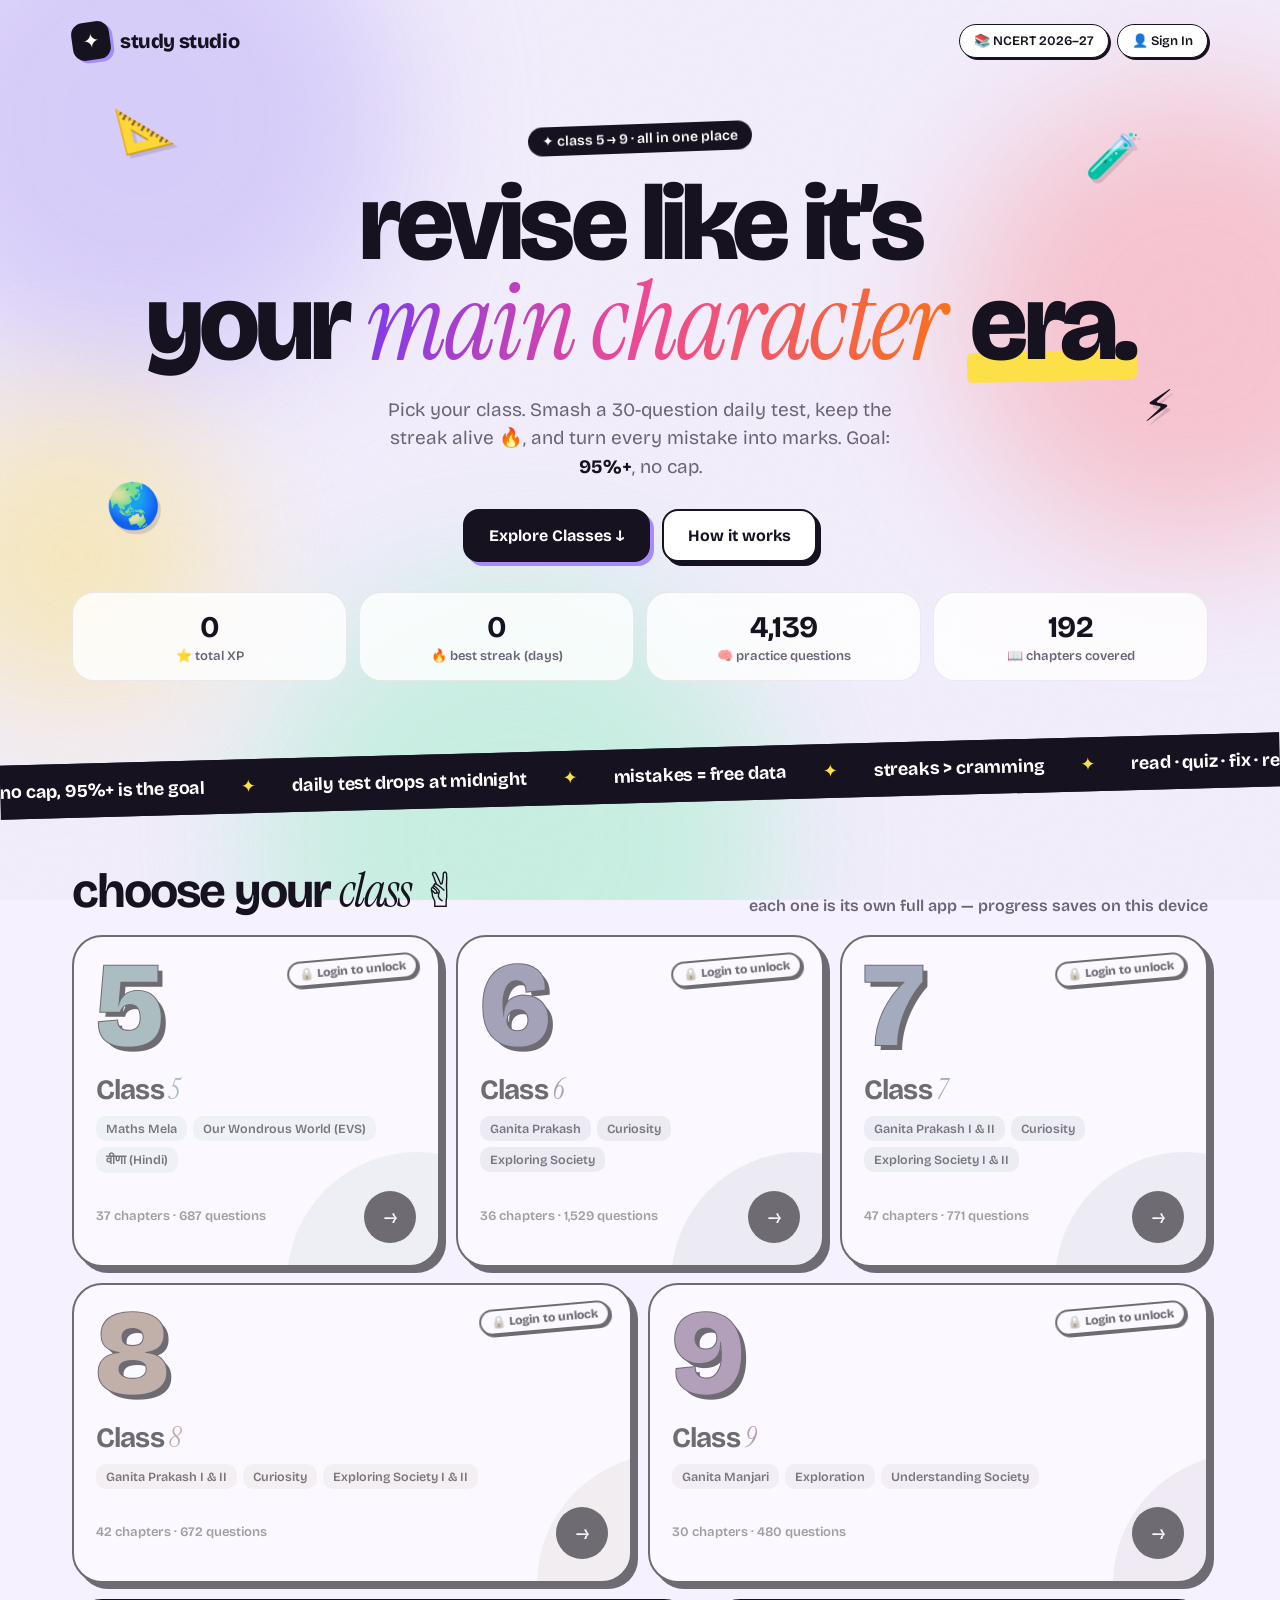
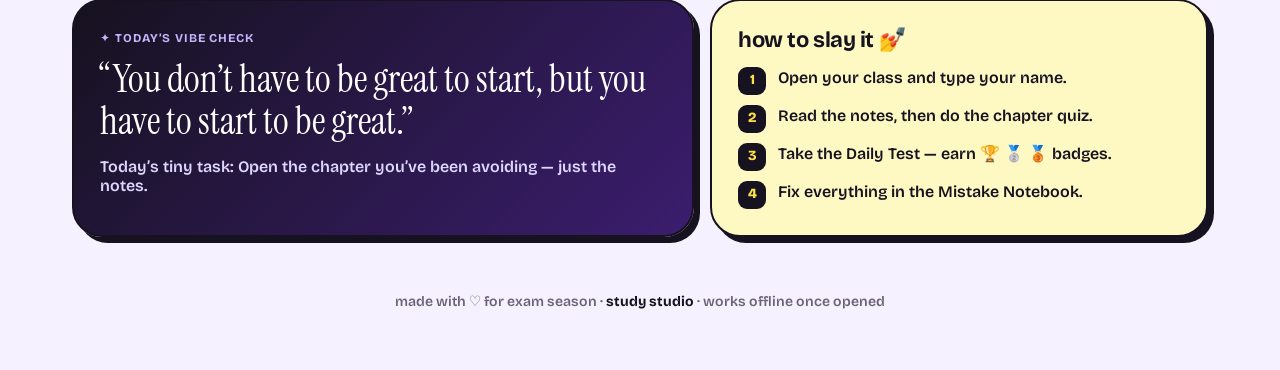
<file: index.html>
<!DOCTYPE html>
<html lang="en">
<head>
<meta charset="UTF-8">
<meta name="viewport" content="width=device-width, initial-scale=1, viewport-fit=cover">
<meta name="theme-color" content="#f6f1ff">
<meta name="apple-mobile-web-app-capable" content="yes">
<meta name="apple-mobile-web-app-title" content="Study Studio">
<title>Study Studio ✦ pick your class</title>
<link rel="preconnect" href="https://fonts.googleapis.com">
<link rel="preconnect" href="https://fonts.gstatic.com" crossorigin>
<link href="https://fonts.googleapis.com/css2?family=Bricolage+Grotesque:opsz,wght@12..96,400;12..96,600;12..96,800&family=Instrument+Serif:ital@0;1&display=swap" rel="stylesheet">
<style>
:root{
  --bg:#f6f1ff; --ink:#16121f; --muted:#6b6478; --card:#ffffffcc; --line:#16121f14;
  --display:"Bricolage Grotesque",ui-rounded,"SF Pro Rounded",system-ui,sans-serif;
  --serif:"Instrument Serif",Georgia,serif;
}
*{box-sizing:border-box;margin:0;padding:0}
html{scroll-behavior:smooth}
body{font-family:var(--display);background:var(--bg);color:var(--ink);min-height:100vh;overflow-x:hidden;
  padding:env(safe-area-inset-top) env(safe-area-inset-right) env(safe-area-inset-bottom) env(safe-area-inset-left);-webkit-font-smoothing:antialiased}
a{color:inherit;text-decoration:none}

/* Background */
.bg{position:fixed;inset:0;z-index:-2;overflow:hidden}
.blob{position:absolute;border-radius:50%;filter:blur(70px);opacity:.55;animation:float 18s ease-in-out infinite}
.b1{width:520px;height:520px;background:#c4b5fd;top:-140px;left:-120px}
.b2{width:460px;height:460px;background:#fda4af;top:10%;right:-140px;animation-delay:-6s}
.b3{width:520px;height:520px;background:#a7f3d0;bottom:-200px;left:20%;animation-delay:-12s}
.b4{width:300px;height:300px;background:#fde68a;top:45%;left:-80px;animation-delay:-3s}
@keyframes float{0%,100%{transform:translate(0,0) scale(1)}33%{transform:translate(40px,-30px) scale(1.08)}66%{transform:translate(-30px,30px) scale(.95)}}
.grain{position:fixed;inset:0;z-index:-1;pointer-events:none;opacity:.35;mix-blend-mode:multiply;background-image:url("data:image/svg+xml,%3Csvg xmlns='http://www.w3.org/2000/svg' width='160' height='160'%3E%3Cfilter id='n'%3E%3CfeTurbulence type='fractalNoise' baseFrequency='.85' numOctaves='3' stitchTiles='stitch'/%3E%3CfeColorMatrix values='0 0 0 0 0 0 0 0 0 0 0 0 0 0 0 0 0 0 .09 0'/%3E%3C/filter%3E%3Crect width='100%25' height='100%25' filter='url(%23n)'/%3E%3C/svg%3E")}

.wrap{max-width:1180px;margin:0 auto;padding:22px 22px 60px}
.top{display:flex;align-items:center;justify-content:space-between;gap:12px}
.logo{display:flex;align-items:center;gap:10px;font-weight:800;font-size:20px;letter-spacing:-.02em}
.logo .mark{width:38px;height:38px;border-radius:12px;background:var(--ink);color:#fff;display:grid;place-items:center;font-size:20px;transform:rotate(-8deg);box-shadow:3px 3px 0 #a78bfa}
.chip{display:inline-flex;align-items:center;gap:8px;padding:8px 14px;border-radius:999px;background:#fff;border:1.5px solid var(--ink);font-weight:600;font-size:13px;box-shadow:2px 2px 0 var(--ink);white-space:nowrap;cursor:pointer}
.chip:hover{background:#fef9c3}

.hero{position:relative;padding:64px 0 34px;text-align:center}
.eyebrow{display:inline-block;font-weight:600;font-size:14px;padding:6px 14px;border-radius:999px;background:#16121f;color:#fff;transform:rotate(-2deg)}
h1{font-size:clamp(44px,8.4vw,108px);line-height:.92;letter-spacing:-.045em;font-weight:800;margin-top:22px}
h1 em{font-family:var(--serif);font-style:italic;font-weight:400;letter-spacing:-.02em;background:linear-gradient(100deg,#7c3aed,#ec4899 45%,#f97316);-webkit-background-clip:text;background-clip:text;color:transparent;padding-right:.08em}
h1 .hl{position:relative;white-space:nowrap}
h1 .hl::after{content:"";position:absolute;left:-2%;right:-2%;bottom:.06em;height:.28em;background:#fde047;z-index:-1;border-radius:6px;transform:rotate(-1.5deg)}
.sub{max-width:560px;margin:22px auto 0;font-size:clamp(16px,2vw,19px);color:var(--muted);line-height:1.5}
.cta-row{display:flex;gap:12px;justify-content:center;flex-wrap:wrap;margin-top:28px}
.btn{display:inline-flex;align-items:center;gap:10px;padding:15px 24px;border-radius:16px;font-weight:700;font-size:16px;border:2px solid var(--ink);transition:transform .15s,box-shadow .15s;cursor:pointer;font-family:inherit}
.btn.primary{background:var(--ink);color:#fff;box-shadow:4px 4px 0 #a78bfa}
.btn.ghost{background:#fff;box-shadow:4px 4px 0 var(--ink)}
.btn:hover{transform:translate(-2px,-2px)}
.btn.primary:hover{box-shadow:6px 6px 0 #a78bfa}.btn.ghost:hover{box-shadow:6px 6px 0 var(--ink)}
.btn:active{transform:translate(2px,2px);box-shadow:1px 1px 0 var(--ink)}

.sticker{position:absolute;font-size:44px;filter:drop-shadow(3px 4px 0 #16121f22);animation:bob 6s ease-in-out infinite;user-select:none;pointer-events:none}
.s1{top:40px;left:4%;transform:rotate(-14deg)}.s2{top:70px;right:6%;animation-delay:-2s}
.s3{top:420px;left:3%;animation-delay:-4s}.s4{top:320px;right:3%;animation-delay:-1s}
@keyframes bob{0%,100%{translate:0 0;rotate:-8deg}50%{translate:0 -14px;rotate:8deg}}

.stats{display:grid;grid-template-columns:repeat(4,1fr);gap:12px;margin-top:30px}
.stat{background:var(--card);backdrop-filter:blur(14px);border:1.5px solid var(--line);border-radius:22px;padding:16px 18px}
.stat b{display:block;font-size:30px;letter-spacing:-.03em}
.stat span{color:var(--muted);font-size:13px;font-weight:600}

.marquee{margin:34px 0 0;margin-left:calc(50% - 50vw);width:100vw;background:var(--ink);color:#fff;transform:rotate(-1.5deg);overflow:hidden;border-block:2px solid var(--ink)}
.track{display:flex;gap:36px;padding:14px 0;width:max-content;animation:scroll 32s linear infinite;font-weight:700;font-size:18px;letter-spacing:-.01em}
.track span{display:inline-flex;gap:36px;align-items:center;white-space:nowrap}
.track i{font-style:normal;color:#fde047}
@keyframes scroll{to{transform:translateX(-50%)}}

.sec{display:flex;align-items:end;justify-content:space-between;gap:16px;margin:64px 0 20px;flex-wrap:wrap}
.sec h2{font-size:clamp(30px,4.6vw,48px);letter-spacing:-.04em;line-height:1}
.sec h2 em{font-family:var(--serif);font-weight:400}
.sec p{color:var(--muted);font-weight:600}

.grid{display:grid;grid-template-columns:repeat(6,1fr);gap:16px}
.card{--c:#7c3aed;--soft:#ede9fe;position:relative;grid-column:span 2;min-height:300px;border-radius:30px;padding:22px;background:#fff;border:2px solid var(--ink);box-shadow:6px 6px 0 var(--ink);overflow:hidden;display:flex;flex-direction:column;transition:transform .2s,box-shadow .2s;isolation:isolate;text-align:left}
.card:hover{transform:translate(-3px,-5px) rotate(-.6deg);box-shadow:10px 11px 0 var(--ink)}
.card:active{transform:translate(2px,2px);box-shadow:2px 2px 0 var(--ink)}
.card.wide{grid-column:span 3}
.card::before{content:"";position:absolute;inset:auto -30% -45% auto;width:260px;height:260px;border-radius:50%;background:var(--c);opacity:.16;z-index:-1;transition:transform .4s}
.card:hover::before{transform:scale(1.25)}
.card .row{display:flex;justify-content:space-between;align-items:flex-start;gap:10px}
.num{font-size:120px;line-height:.78;font-weight:800;letter-spacing:-.07em;color:var(--c);-webkit-text-stroke:2px var(--ink);paint-order:stroke fill;text-shadow:5px 5px 0 var(--ink)}
.tag{font-size:12px;font-weight:700;padding:6px 11px;border-radius:999px;background:var(--soft);color:var(--ink);border:1.5px solid var(--ink);white-space:nowrap;transform:rotate(3deg)}
.card h3{margin-top:18px;font-size:28px;letter-spacing:-.03em}
.card h3 em{font-family:var(--serif);font-weight:400;color:var(--c)}
.books{margin-top:8px;display:flex;flex-wrap:wrap;gap:6px}
.book{font-size:12.5px;font-weight:600;padding:5px 10px;border-radius:10px;background:var(--soft);color:#2a2335}
.meta{margin-top:auto;padding-top:18px;display:flex;align-items:center;justify-content:space-between;gap:10px}
.meta small{color:var(--muted);font-weight:600;font-size:13px;line-height:1.35}
.go{width:52px;height:52px;flex:none;border-radius:50%;background:var(--ink);color:#fff;display:grid;place-items:center;font-size:22px;transition:transform .25s}
.card:hover .go{transform:rotate(-45deg);background:var(--c)}

/* Locked Class overlay */
.card.locked{opacity:0.6;filter:grayscale(80%);cursor:not-allowed}
.card.locked:hover{transform:none;box-shadow:6px 6px 0 var(--ink)}
.card.locked:hover .go{transform:none;background:var(--ink)}
.card.locked:hover::before{transform:none}
.card.locked::after{content:"🔒 Login to unlock";position:absolute;top:20px;right:20px;background:#fff;border:2px solid var(--ink);padding:4px 10px;border-radius:99px;font-size:12px;font-weight:800;transform:rotate(-5deg);box-shadow:2px 2px 0 var(--ink)}

.duo{display:grid;grid-template-columns:1.25fr 1fr;gap:16px;margin-top:16px}
.panel{border-radius:30px;padding:26px;border:2px solid var(--ink);box-shadow:6px 6px 0 var(--ink)}
.vibe{background:linear-gradient(135deg,#16121f,#3b1d6e);color:#fff}
.vibe small{font-weight:700;letter-spacing:.08em;text-transform:uppercase;color:#c4b5fd;font-size:12px}
.vibe blockquote{font-family:var(--serif);font-size:clamp(26px,3.4vw,38px);line-height:1.12;margin-top:12px}
.vibe p{margin-top:14px;color:#ddd6fe;font-weight:600}
.how{background:#fef9c3}
.how h4{font-size:22px;letter-spacing:-.02em}
.how ol{list-style:none;margin-top:14px;display:grid;gap:10px;counter-reset:s}
.how li{counter-increment:s;display:flex;gap:12px;align-items:flex-start;font-weight:600;line-height:1.35}
.how li::before{content:counter(s);flex:none;width:28px;height:28px;border-radius:9px;background:var(--ink);color:#fde047;display:grid;place-items:center;font-size:14px;font-weight:800}

footer{text-align:center;margin-top:56px;color:var(--muted);font-weight:600;font-size:14px}
footer b{color:var(--ink)}

/* SIGN IN POPUP MODAL */
.setup{display:none;position:fixed;inset:0;background:#16121fdd;backdrop-filter:blur(6px);z-index:100;place-items:center;padding:20px}
.setup.show{display:grid}
.setup-card{background:#fff;border:2px solid var(--ink);border-radius:30px;padding:36px 28px;box-shadow:8px 8px 0 var(--ink);text-align:center;width:100%;max-width:440px;animation:pop .4s}
@keyframes pop{from{opacity:0;transform:scale(.95) translateY(20px)}to{opacity:1;transform:none}}
.setup-card h2{font-size:32px;letter-spacing:-.04em;margin-bottom:8px;font-weight:800}
.setup-card h2 em{font-family:var(--serif);font-weight:400}
.setup-card p{color:var(--muted);font-weight:600;margin-bottom:24px}
label{display:block;text-align:left;font-weight:700;font-size:14px;margin-bottom:8px;margin-left:4px}
input, select{width:100%;padding:16px;border-radius:16px;border:2px solid var(--ink);font-family:inherit;font-size:17px;font-weight:600;outline:none;margin-bottom:20px;background:#f9f8fc}
input:focus, select:focus{box-shadow:4px 4px 0 #a78bfa;background:#fff}
.setup-btn{width:100%;padding:16px;border-radius:16px;border:2px solid var(--ink);background:var(--ink);color:#fff;font-family:inherit;font-size:18px;font-weight:800;cursor:pointer;box-shadow:4px 4px 0 #a78bfa}
.setup-btn:hover{transform:translate(-2px,-2px);box-shadow:6px 6px 0 #a78bfa}
.close-btn{position:absolute;top:20px;right:20px;background:#fff;border:2px solid var(--ink);border-radius:50%;width:40px;height:40px;cursor:pointer;font-weight:800;display:grid;place-items:center}
.close-btn:hover{background:#fde047}

@media (max-width:980px){.card,.card.wide{grid-column:span 3}.stats{grid-template-columns:repeat(2,1fr)}}
@media (max-width:640px){
  .grid{grid-template-columns:1fr}.card,.card.wide{grid-column:auto;min-height:250px}
  .num{font-size:96px}.duo{grid-template-columns:1fr}.sticker{font-size:32px}.s3,.s4{display:none}
  .hero{padding-top:44px}.chip.hide-sm{display:none}
}
</style>
</head>
<body>
<div class="bg"><div class="blob b1"></div><div class="blob b2"></div><div class="blob b3"></div><div class="blob b4"></div></div>
<div class="grain"></div>

<div class="wrap">
  <header class="top">
    <a class="logo" href="#"><span class="mark">✦</span>study studio</a>
    <div style="display:flex;gap:8px">
      <span class="chip hide-sm">📚 NCERT 2026–27</span>
      <div class="chip" id="authBtn" onclick="openSignIn()">👤 Sign In</div>
    </div>
  </header>

  <section class="hero">
    <span class="sticker s1">📐</span><span class="sticker s2">🧪</span><span class="sticker s3">🌏</span><span class="sticker s4">⚡</span>
    <span class="eyebrow">✦ class 5 → 9 · all in one place</span>
    <h1><span id="greet">revise like it’s</span><br>your <em>main character</em> <span class="hl">era.</span></h1>
    <p class="sub">Pick your class. Smash a 30-question daily test, keep the streak alive 🔥, and turn every mistake into marks. Goal: <b style="color:var(--ink)">95%+</b>, no cap.</p>
    <div class="cta-row">
      <a class="btn primary" id="cta" href="#classes">Explore Classes ↓</a>
      <a class="btn ghost" href="#how">How it works</a>
    </div>

    <div class="stats">
      <div class="stat"><b id="stXp">0</b><span>⭐ total XP</span></div>
      <div class="stat"><b id="stStreak">0</b><span>🔥 best streak (days)</span></div>
      <div class="stat"><b id="stQs">4,139</b><span>🧠 practice questions</span></div>
      <div class="stat"><b id="stCh">192</b><span>📖 chapters covered</span></div>
    </div>
  </section>

  <div class="marquee" aria-hidden="true"><div class="track" id="track"></div></div>

  <div class="sec" id="classes">
    <h2>choose your <em>class</em> ✌️</h2>
    <p>each one is its own full app — progress saves on this device</p>
  </div>
  <div class="grid" id="grid"></div>

  <div class="duo" id="how">
    <div class="panel vibe">
      <small>✦ today’s vibe check</small>
      <blockquote id="quote">“Small steps every day beat one giant panic the night before.”</blockquote>
      <p id="task">Today’s tiny task: finish one chapter quiz before dinner.</p>
    </div>
    <div class="panel how">
      <h4>how to slay it 💅</h4>
      <ol>
        <li>Open your class and type your name.</li>
        <li>Read the notes, then do the chapter quiz.</li>
        <li>Take the Daily Test — earn 🏆 🥈 🥉 badges.</li>
        <li>Fix everything in the Mistake Notebook.</li>
      </ol>
    </div>
  </div>
<!-- Floating Mistake Button -->
<div id="mistakeFab" onclick="launchMistakeQuiz()" style="display:none; position:fixed; bottom:30px; right:30px; background:#e0384b; color:#fff; border:2px solid var(--ink); padding:15px 25px; border-radius:99px; font-weight:800; font-size:16px; box-shadow:4px 4px 0 var(--ink); cursor:pointer; z-index:99; animation:bob 3s infinite;">
  🚨 <span id="mistakeCount">0</span> Mistakes to Fix
</div>
  <footer>made with ♡ for exam season · <b>study studio</b> · works offline once opened</footer>
</div>

<!-- SIGN IN POPUP MODAL -->
<div class="setup" id="setupModal">
  <div class="setup-card" style="position:relative">
    <button class="close-btn" onclick="closeSignIn()">✕</button>
    <h2 id="signInTitle">sign in to <em>study studio.</em></h2>
    <p id="signInSub">Enter your details to access your class.</p>
    <form id="setupForm">
      <label>What's your name?</label>
      <input type="text" id="userName" placeholder="e.g. Aman" required autocomplete="off">
      <label>Which class are you in?</label>
      <select id="userClass" required>
        <option value="5">Class 5</option>
        <option value="6">Class 6</option>
        <option value="7">Class 7</option>
        <option value="8">Class 8</option>
        <option value="9">Class 9</option>
      </select>
      <button type="submit" class="setup-btn">Sign In →</button>
    </form>
  </div>
</div>

<script>
const CLASSES=[
  {n:5,href:"class5.html",key:"class5_revision_v1",c:"#14b8a6",soft:"#ccfbf1",tag:"🌱 baby steps era",title:"Class <em>5</em>",books:["Maths Mela","Our Wondrous World (EVS)","वीणा (Hindi)"],ch:37,qs:687},
  {n:6,href:"class6.html",key:"class6_revision_v1",c:"#6366f1",soft:"#e0e7ff",tag:"✨ glow-up era",title:"Class <em>6</em>",books:["Ganita Prakash","Curiosity","Exploring Society"],ch:36,qs:1529},
  {n:7,href:"class7.html",key:"class7_revision_v1",c:"#3b82f6",soft:"#dbeafe",tag:"🚀 level-up era",title:"Class <em>7</em>",books:["Ganita Prakash I & II","Curiosity","Exploring Society I & II"],ch:47,qs:771},
  {n:8,href:"class8.html",key:"class8_revision_v1",c:"#f97316",soft:"#ffedd5",tag:"🎯 locked-in era",title:"Class <em>8</em>",books:["Ganita Prakash I & II","Curiosity","Exploring Society I & II"],ch:42,qs:672,wide:true},
  {n:9,href:"class9.html",key:"class9_revision_v1",c:"#d946ef",soft:"#fae8ff",tag:"🆕 new books just dropped",title:"Class <em>9</em>",books:["Ganita Manjari","Exploration","Understanding Society"],ch:30,qs:480,wide:true},
];

const VIBES=["no cap, 95%+ is the goal","daily test drops at midnight","mistakes = free data","streaks > cramming","read · quiz · fix · repeat","future you says thanks","main character energy only","one chapter at a time"];
const QUOTES=[
 ["“Small steps every day beat one giant panic the night before.”","Finish one chapter quiz before dinner."],
 ["“You don’t have to be great to start, but you have to start to be great.”","Open the chapter you’ve been avoiding — just the notes."],
 ["“Mistakes are proof that you are trying.”","Clear five questions from your Mistake Notebook."],
 ["“Discipline is choosing what you want most over what you want now.”","Phone in another room for one 25-minute sprint."],
 ["“The expert in anything was once a beginner.”","Teach one concept to someone at home in 2 minutes."],
 ["“Done is better than perfect.”","Take today’s Daily Test, even if you feel unready."],
 ["“Your only competition is who you were yesterday.”","Beat yesterday’s quiz score by just one."]
];

const $=s=>document.querySelector(s);
const esc=t=>String(t).replace(/[&<>"]/g,m=>({"&":"&amp;","<":"&lt;",">":"&gt;",'"':"&quot;"}[m]));
const read=k=>{try{return JSON.parse(localStorage.getItem(k))||null}catch(e){return null}};
const dk=d=>d.getFullYear()+"-"+String(d.getMonth()+1).padStart(2,"0")+"-"+String(d.getDate()).padStart(2,"0");
function streakOf(days){if(!days)return 0;let s=0;const d=new Date();if(!days[dk(d)])d.setDate(d.getDate()-1);while(days[dk(d)]){s++;d.setDate(d.getDate()-1)}return s}
function mastery(S){if(!S||!S.q)return 0;let l=0;for(const k in S.q)if(S.q[k]&&S.q[k].l)l++;return l}

// AUTH LOGIC
let studentName = localStorage.getItem("studio_student_name");
let studentClass = localStorage.getItem("studio_student_class");

function openSignIn() {
  // If already logged in, this acts as a "Sign Out" button
  if (studentName) {
    if(confirm("Sign out of " + studentName + "'s profile?")) {
      localStorage.removeItem("studio_student_name");
      localStorage.removeItem("studio_student_class");
      location.reload();
    }
    return;
  }
  
  // Otherwise, open the modal
  $("#userName").value = "";
  $("#userClass").value = "5";
  $("#setupModal").classList.add("show");
}

function closeSignIn() {
  $("#setupModal").classList.remove("show");
}

document.getElementById("setupForm").addEventListener("submit", function(e) {
  e.preventDefault();
  const name = $("#userName").value.trim();
  const cls = $("#userClass").value;
  if(name) {
    localStorage.setItem("studio_student_name", name);
    localStorage.setItem("studio_student_class", cls);
    location.reload(); // Reload to apply the lock state
  }
});

// Handle clicking a card
function goToClass(clsNum, event) {
  // If not logged in, stop them and prompt to sign in
  if(!studentName) {
    event.preventDefault();
    $("#signInTitle").innerHTML = "sign in to <em>continue.</em>";
    $("#signInSub").innerHTML = "You must sign in to access Class " + clsNum + ".";
    $("#userClass").value = clsNum;
    $("#setupModal").classList.add("show");
    return;
  }
  
  // If logged in, but clicking a different class
  if(parseInt(clsNum) !== parseInt(studentClass)) {
    event.preventDefault();
    alert("🔒 You are signed in to Class " + studentClass + ". Please sign out to switch classes.");
    return;
  }
}

// Render UI
function renderGrid() {
  $("#grid").innerHTML=CLASSES.map((c,i)=>{
    const S=read(c.key);
    const st=S?streakOf(S.days):0;
    const m=mastery(S);
    const p=Math.min(100,Math.round(m*100/c.qs));
    
    // Lock classes if not logged in, or if clicking a different class than assigned
    let lockClass = "";
    if(!studentName) {
      lockClass = " locked";
    } else if (parseInt(studentClass) !== c.n) {
      lockClass = " locked";
    }
    
    const info=S&&S.name?`<b style="color:var(--ink)">${esc(S.name)}</b> · 🔥 ${st} day${st===1?"":"s"} · ⭐ ${S.xp||0} XP`:`${c.ch} chapters · ${c.qs.toLocaleString("en-IN")} questions`;
    
    return `<a class="card${c.wide?" wide":""}${lockClass}" href="${c.href}" style="--c:${c.c};--soft:${c.soft}" onclick="goToClass(${c.n}, event)">
      <div class="row"><div class="num">${c.n}</div><span class="tag">${c.tag}</span></div>
      <h3>${c.title}</h3>
      <div class="books">${c.books.map(b=>`<span class="book">${b}</span>`).join("")}</div>
      <div class="meta"><small>${info}</small><span class="go">→</span></div>
    </a>`
  }).join("");
}

function updateUI() {
  // Auth button
  if(studentName) {
    $("#authBtn").innerHTML = `👤 ${esc(studentName)} (Sign out)`;
    $("#authBtn").style.background = "#fde047";
    $("#authBtn").style.borderColor = "var(--ink)";
  }

  // Greeting
  if(studentName) {
    const h=new Date().getHours(),g=h<12?"good morning":h<17?"hey hey":"evening grind";
    $("#greet").innerHTML=`${g}, ${esc(studentName.toLowerCase())} — it’s`;
    
    if(studentClass) {
      const cta=$("#cta");
      cta.textContent=`Go to Class ${studentClass} →`;
      cta.href="class"+studentClass+".html";
    }
  } else {
    $("#greet").innerHTML=`revise like it’s`;
    $("#cta").textContent=`Explore Classes ↓`;
    $("#cta").href="#classes";
  }

  // Stats
  let xp=0,best=0,qsTot=0,chTot=0;
  CLASSES.forEach(c => {
    const S=read(c.key);
    if(S) {
      xp+=(S.xp||0);
      best=Math.max(best,streakOf(S.days));
    }
    qsTot+=c.qs;
    chTot+=c.ch;
  });
  $("#stXp").textContent=xp.toLocaleString("en-IN");
    // CALCULATE MASTER COMBO STREAK
  let masterDays = {};
  CLASSES.forEach(c => {
    const S = read(c.key);
    if (S && S.days) {
      // Merge all class activity into one master calendar
      for (let date in S.days) {
        masterDays[date] = true;
      }
    }
  });

  // Count the streak
  let currentMasterStreak = 0;
  let d = new Date();
  const dk = (date) => date.getFullYear()+"-"+String(date.getMonth()+1).padStart(2,"0")+"-"+String(date.getDate()).padStart(2,"0");
  
  // If they haven't studied today, check yesterday
  if (!masterDays[dk(d)]) {
    d.setDate(d.getDate() - 1);
  }
  
  // Count backwards
  while (masterDays[dk(d)]) {
    currentMasterStreak++;
    d.setDate(d.getDate() - 1);
  }

  // Show the highest of the master streak OR the individual best streak
  $("#stStreak").textContent = Math.max(best, currentMasterStreak);
  $("#stQs").textContent=qsTot.toLocaleString("en-IN");
  $("#stCh").textContent=chTot;

  renderGrid();
}

// Initialize
const row=VIBES.map(v=>`<span>${v} <i>✦</i></span>`).join("");
$("#track").innerHTML=row+row;

const now=new Date();
const day=Math.floor(now/864e5);const q=QUOTES[day%QUOTES.length];
$("#quote").textContent=q[0];$("#task").textContent="Today’s tiny task: "+q[1];
// --- SMART MISTAKE NOTEBOOK LOGIC ---
let mistakeQuestions = [];

function scanForMistakes() {
  mistakeQuestions = [];
  // We need to look inside the actual data to find the questions
  // Since the front page doesn't have the DATA, we check localStorage
  CLASSES.forEach(c => {
    const S = read(c.key);
    if (S && S.q) {
      for (let qid in S.q) {
        // If the student got it wrong (l:0)
        if (S.q[qid].l === 0) {
          mistakeQuestions.push({ classId: c.n, qid: qid });
        }
      }
    }
  });

  const fab = document.getElementById("mistakeFab");
  const countEl = document.getElementById("mistakeCount");

  if (mistakeQuestions.length > 0) {
    fab.style.display = "flex";
    countEl.textContent = mistakeQuestions.length;
  } else {
    fab.style.display = "none";
  }
}

function launchMistakeQuiz() {
  if (mistakeQuestions.length === 0) return;
  
  // Find the first class that has mistakes
  const first = mistakeQuestions[0];
  
  // Redirect them into the class app and trigger the Mistake mode
  // We use a URL parameter ?fix=1 to tell the class app to open the Mistake Notebook
  window.location.href = "class" + first.classId + ".html?fix=1";
}

// Add this to the bottom of the updateUI function so it runs on load
scanForMistakes();
updateUI();
</script>
</body>
</html>
</file>
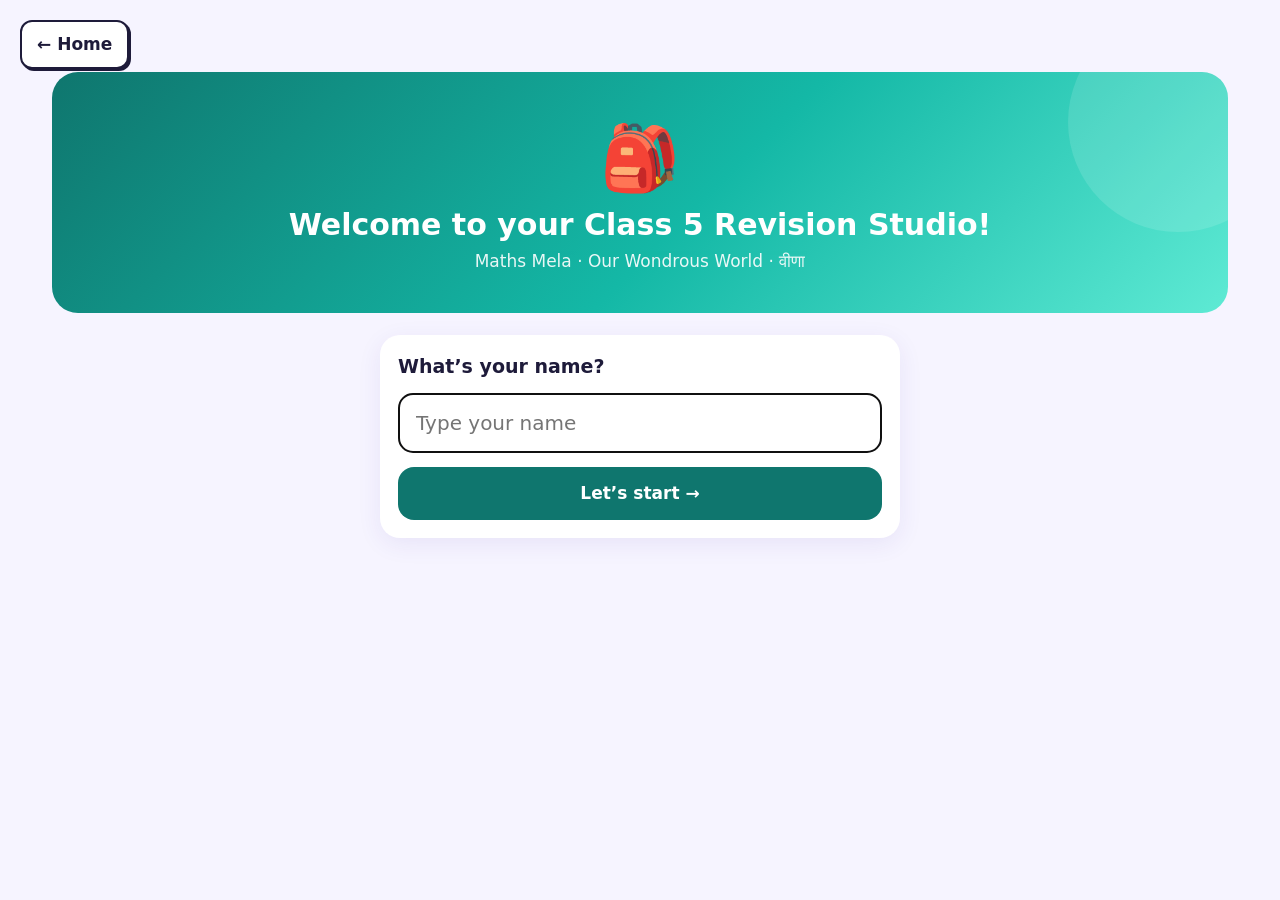
<file: class5.html>
<!DOCTYPE html>
<html lang="en">
<head>
<meta charset="utf-8">
<meta name="viewport" content="width=device-width, initial-scale=1, maximum-scale=1, user-scalable=no, viewport-fit=cover">
<meta name="apple-mobile-web-app-capable" content="yes">
<meta name="apple-mobile-web-app-status-bar-style" content="black-translucent">
<meta name="apple-mobile-web-app-title" content="Class 5">
<meta name="format-detection" content="telephone=no">
<link rel="apple-touch-icon" href="[data-uri]">
<link rel="icon" href="[data-uri]">
<meta name="mobile-web-app-capable" content="yes">
<meta name="theme-color" content="#0f766e">
<title>Class 5 Revision Studio</title>
<style>
:root{
  --bg:#f6f4ff; --card:#ffffff; --ink:#1e1b3a; --muted:#6b6890; --line:#e6e2f7;
  --brand:#0f766e; --brand2:#14b8a6; --good:#12a150; --goodbg:#e7f8ee; --bad:#e0384b; --badbg:#fdecee;
  --gold:#f5a524; --math:#4f46e5; --sci:#059669; --sst:#d97706;
  --r:20px; --shadow:0 6px 24px rgba(60,40,160,.08);
}
*{box-sizing:border-box;-webkit-tap-highlight-color:transparent}
html,body{margin:0;background:var(--bg);color:var(--ink);font-family:"Nunito","Segoe UI",system-ui,-apple-system,Roboto,"Helvetica Neue",Arial,sans-serif;font-size:17px;line-height:1.45}
body{min-height:100vh;padding-bottom:env(safe-area-inset-bottom)}
button{font:inherit;color:inherit;border:0;background:none;cursor:pointer}
html,body{width:100%;min-height:100%;overscroll-behavior-y:none}
.wrap{max-width:1240px;margin:0 auto;padding:calc(18px + env(safe-area-inset-top)) max(18px,env(safe-area-inset-right)) 120px max(18px,env(safe-area-inset-left))}
@media (min-width:1000px){.wrap{padding-left:32px;padding-right:32px}.g2.wide3{grid-template-columns:repeat(3,1fr)}}
.fsbtn{position:absolute;right:14px;top:14px;z-index:2;background:rgba(255,255,255,.22);color:#fff;border-radius:12px;padding:8px 12px;font-weight:800;font-size:14px}
.dtcard{border-radius:24px;padding:20px;background:linear-gradient(135deg,#0f766e,#10b981);color:#fff;position:relative;overflow:hidden;margin-top:14px}
.dtcard h3{font-size:21px}
.dtcard .chs{display:grid;gap:8px;margin:12px 0 14px}
.dtcard .chs div{background:rgba(255,255,255,.16);border-radius:12px;padding:9px 12px;font-size:15px}
.dtcard .btn{background:#fff;color:#0f766e}
.bigbadge{font-size:96px;line-height:1;animation:pop .5s}
.shelf{display:flex;gap:10px;flex-wrap:wrap}
.shelf .b{flex:1;min-width:110px;text-align:center;background:#fff;border-radius:16px;padding:12px;box-shadow:var(--shadow)}
.shelf .b span{font-size:34px;display:block}
.shelf .b b{font-size:20px}
.cal{display:grid;grid-template-columns:repeat(7,1fr);gap:6px;margin-top:10px}
.cal div{background:#f1eefc;border-radius:12px;text-align:center;padding:6px 2px;font-size:11px;color:var(--muted)}
.cal div span{display:block;font-size:22px;height:28px}
.subres{display:flex;align-items:center;gap:12px;padding:12px 14px;border-radius:16px;background:#fff;box-shadow:var(--shadow)}
h1,h2,h3{margin:0;line-height:1.2}
.top{display:flex;align-items:center;gap:12px;margin-bottom:16px}
.back{width:46px;height:46px;border-radius:14px;background:var(--card);box-shadow:var(--shadow);font-size:22px;display:grid;place-items:center;flex:none}
.top h2{font-size:22px}
.top .sub{color:var(--muted);font-size:14px}
.card{background:var(--card);border-radius:var(--r);box-shadow:var(--shadow);padding:18px}
.grid{display:grid;gap:14px}
.g2{grid-template-columns:repeat(2,1fr)} .g3{grid-template-columns:repeat(3,1fr)}
@media (max-width:700px){.g3{grid-template-columns:1fr}.g2{grid-template-columns:1fr}}
.hero{background:linear-gradient(135deg,#5b4bdb,#8b5cf6 60%,#c084fc);color:#fff;border-radius:26px;padding:22px 22px 20px;position:relative;overflow:hidden}
.hero:after{content:"";position:absolute;right:-60px;top:-60px;width:220px;height:220px;border-radius:50%;background:rgba(255,255,255,.12)}
.hero .hi{font-size:15px;opacity:.9}
.hero h1{font-size:30px;margin:2px 0 6px}
.hero .date{font-size:14px;opacity:.85}
.stats{display:flex;gap:10px;margin-top:16px;flex-wrap:wrap;position:relative;z-index:1}
.stat{background:rgba(255,255,255,.18);border-radius:14px;padding:8px 12px;font-size:14px;backdrop-filter:blur(4px)}
.stat b{font-size:18px;display:block}
.moral{margin-top:14px;border-radius:22px;padding:18px 18px 16px;background:#fff8e6;border:2px solid #fde7b0;position:relative}
.moral .tag{font-size:12px;font-weight:800;letter-spacing:.08em;color:#b7791f;text-transform:uppercase}
.moral h3{font-size:20px;margin:6px 0 6px;color:#7a4b00}
.moral p{margin:0 0 10px;color:#5d4510}
.moral .task{background:#fff;border-radius:12px;padding:10px 12px;font-size:15px;color:#6b4e12;border:1px dashed #f0cf7a}
.moral .quote{font-style:italic;color:#8a6a24;font-size:15px;margin-top:10px}
.sec{margin:22px 4px 10px;display:flex;justify-content:space-between;align-items:end}
.sec h3{font-size:19px}
.sec span{color:var(--muted);font-size:14px}
.subj{display:flex;gap:14px;align-items:center;padding:16px;border-radius:22px;background:var(--card);box-shadow:var(--shadow);text-align:left;width:100%;border-left:7px solid var(--c)}
.subj .ic{width:56px;height:56px;border-radius:16px;display:grid;place-items:center;font-size:28px;background:color-mix(in srgb,var(--c) 14%,#fff);flex:none}
.subj .nm{font-weight:800;font-size:18px}
.subj .bk{color:var(--muted);font-size:13px}
.bar{height:9px;background:#eeeaf9;border-radius:9px;overflow:hidden;margin-top:8px}
.bar i{display:block;height:100%;background:var(--c,var(--brand));border-radius:9px;transition:width .6s}
.pct{font-weight:800;font-size:15px;color:var(--c)}
.action{display:flex;align-items:center;gap:14px;padding:16px;border-radius:20px;background:var(--card);box-shadow:var(--shadow);text-align:left;width:100%}
.action .ic{font-size:30px;width:54px;height:54px;border-radius:16px;display:grid;place-items:center;flex:none}
.action b{display:block;font-size:17px}
.action small{color:var(--muted);font-size:13.5px}
.chap{display:flex;align-items:center;gap:14px;padding:14px 16px;border-radius:18px;background:var(--card);box-shadow:var(--shadow);width:100%;text-align:left}
.ring{--p:0;--c:var(--brand);width:54px;height:54px;border-radius:50%;flex:none;display:grid;place-items:center;background:conic-gradient(var(--c) calc(var(--p)*1%),#eeeaf9 0);font-size:13px;font-weight:800}
.ring span{width:42px;height:42px;border-radius:50%;background:#fff;display:grid;place-items:center}
.chap .t{font-weight:700}
.chap .m{color:var(--muted);font-size:13px}
.stars{color:var(--gold);letter-spacing:1px}
.tabs{display:flex;gap:8px;overflow-x:auto;padding:4px 2px 10px;scrollbar-width:none}
.tab{padding:10px 16px;border-radius:999px;background:var(--card);box-shadow:var(--shadow);font-weight:700;white-space:nowrap;font-size:15px}
.tab.on{background:var(--c,var(--brand));color:#fff}
.btn{display:inline-flex;align-items:center;justify-content:center;gap:8px;padding:14px 20px;border-radius:16px;font-weight:800;background:var(--brand);color:#fff;font-size:17px;min-height:52px}
.btn.alt{background:#efeafd;color:var(--brand)}
.btn.block{width:100%}
.btn:disabled{opacity:.45}
.pill{display:inline-block;padding:3px 10px;border-radius:999px;font-size:12px;font-weight:800;background:#efeafd;color:var(--brand)}
.pill.x{background:#e3f6ff;color:#0369a1}
.pill.imp{background:#fff1d6;color:#b45309}
ul.clean{list-style:none;padding:0;margin:0}
.prio li{display:flex;gap:12px;padding:12px 0;border-bottom:1px solid var(--line)}
.prio li:last-child{border:0}
.prio .n{width:30px;height:30px;border-radius:10px;background:#efeafd;color:var(--brand);display:grid;place-items:center;font-weight:800;flex:none;font-size:14px}
.trap{border-radius:16px;padding:14px;background:#fff;box-shadow:var(--shadow);border-left:6px solid var(--bad)}
.trap .w{color:var(--bad);font-weight:700}
.trap .r{color:var(--good);font-weight:700;margin-top:6px}
.trap .k{margin-top:8px;font-size:14px;background:#f6f4ff;border-radius:10px;padding:8px 10px;color:var(--brand)}
.flash{min-height:150px;display:flex;flex-direction:column;justify-content:center;border-radius:20px;padding:20px;background:#fff;box-shadow:var(--shadow);text-align:left;width:100%}
.flash .q{font-weight:700;font-size:18px}
.flash .a{margin-top:12px;padding-top:12px;border-top:2px dashed var(--line);color:#14532d;display:none}
.flash.open .a{display:block}
.flash .hint{color:var(--muted);font-size:13px;margin-top:10px}
.flash.open .hint{display:none}
.selfmark{display:none;gap:8px;margin-top:12px}
.flash.open .selfmark{display:flex}
.selfmark button{flex:1;padding:10px;border-radius:12px;font-weight:800;font-size:14px}
/* quiz */
.qhead{display:flex;align-items:center;gap:12px;margin-bottom:14px}
.qprog{flex:1;height:12px;background:#e9e5fa;border-radius:12px;overflow:hidden}
.qprog i{display:block;height:100%;background:linear-gradient(90deg,var(--brand),var(--brand2));transition:width .4s}
.qcount{font-weight:800;color:var(--muted);font-size:15px;min-width:64px;text-align:right}
.timer{font-weight:800;color:var(--bad);font-variant-numeric:tabular-nums}
.qcard{background:#fff;border-radius:24px;box-shadow:var(--shadow);padding:22px}
.qcard .meta{display:flex;gap:6px;flex-wrap:wrap;margin-bottom:10px}
.qtext{font-size:21px;font-weight:700;line-height:1.4}
.ar{display:grid;gap:10px;margin-top:4px}
.ar div{background:#f6f4ff;border-radius:14px;padding:12px 14px;font-size:17px}
.ar b{color:var(--brand)}
.opts{display:grid;gap:12px;margin-top:18px}
.opt{display:flex;align-items:center;gap:14px;padding:15px 16px;border-radius:16px;border:2.5px solid var(--line);background:#fff;text-align:left;font-size:18px;min-height:58px;transition:transform .08s,border-color .2s,background .2s}
.opt:active{transform:scale(.98)}
.opt .l{width:34px;height:34px;border-radius:11px;background:#f1eefc;display:grid;place-items:center;font-weight:800;color:var(--brand);flex:none}
.opt.sel{border-color:var(--brand);background:#f3f0ff}
.opt.ok{border-color:var(--good);background:var(--goodbg)}
.opt.ok .l{background:var(--good);color:#fff}
.opt.no{border-color:var(--bad);background:var(--badbg)}
.opt.no .l{background:var(--bad);color:#fff}
.opt[disabled]{cursor:default}
.tfopts{grid-template-columns:1fr 1fr}
.tfopts .opt{justify-content:center;font-weight:800;font-size:20px}
.feedback{margin-top:16px;border-radius:16px;padding:14px 16px;display:none}
.feedback.show{display:block;animation:pop .25s}
.feedback.good{background:var(--goodbg);color:#0f5132}
.feedback.bad{background:var(--badbg);color:#7a1020}
.feedback b{font-size:18px}
.qfoot{position:sticky;bottom:0;padding:14px 0 calc(14px + env(safe-area-inset-bottom));background:linear-gradient(transparent,var(--bg) 30%)}
@keyframes pop{from{transform:scale(.96);opacity:0}to{transform:none;opacity:1}}
.res{text-align:center;padding:26px 18px}
.res .big{font-size:64px;font-weight:900;background:linear-gradient(135deg,var(--brand),#c026d3);-webkit-background-clip:text;background-clip:text;color:transparent}
.res .msg{font-size:20px;font-weight:800;margin:6px 0}
.rev{margin-top:12px;text-align:left}
.rev .item{padding:12px;border-radius:14px;background:#fff;box-shadow:var(--shadow);margin-bottom:10px;font-size:15px}
.rev .item .y{color:var(--bad)} .rev .item .c{color:var(--good);font-weight:700}
.nav{position:fixed;left:0;right:0;bottom:0;background:rgba(255,255,255,.96);backdrop-filter:blur(10px);border-top:1px solid var(--line);display:flex;justify-content:space-around;padding:8px 6px calc(8px + env(safe-area-inset-bottom));z-index:20}
.nav button{display:flex;flex-direction:column;align-items:center;font-size:12px;font-weight:700;color:var(--muted);padding:4px 10px;border-radius:12px;min-width:68px}
.nav button span{font-size:24px}
.nav button.on{color:var(--brand);background:#f1eefc}
.empty{text-align:center;color:var(--muted);padding:30px 10px}
.chips{display:flex;flex-wrap:wrap;gap:8px}
.chip{padding:10px 14px;border-radius:12px;background:#fff;border:2px solid var(--line);font-weight:700;font-size:15px}
.chip.on{border-color:var(--brand);background:#f1eefc;color:var(--brand)}
.kpi{text-align:center}
.kpi b{display:block;font-size:28px;color:var(--brand)}
.kpi small{color:var(--muted)}
.week{display:flex;gap:6px;justify-content:space-between;margin-top:8px}
.week div{flex:1;text-align:center;font-size:12px;color:var(--muted)}
.week i{display:block;height:70px;border-radius:10px;background:#eeeaf9;position:relative;overflow:hidden;margin-bottom:4px}
.week i em{position:absolute;bottom:0;left:0;right:0;background:linear-gradient(var(--brand2),var(--brand));border-radius:10px}
.toast{position:fixed;left:50%;top:18px;transform:translateX(-50%) translateY(-120px);background:#1e1b3a;color:#fff;padding:12px 18px;border-radius:14px;font-weight:700;z-index:50;transition:transform .35s;max-width:90vw;text-align:center}
.toast.show{transform:translateX(-50%) translateY(0)}
canvas#fx{position:fixed;inset:0;pointer-events:none;z-index:60}
.small{font-size:14px;color:var(--muted)}
.note{background:#eef7ff;border-radius:14px;padding:12px 14px;color:#0b4a6f;font-size:15px}
.mt{margin-top:14px}.mt2{margin-top:22px}
.row{display:flex;gap:10px;align-items:center;flex-wrap:wrap}
.spacer{flex:1}
.badge{display:inline-flex;align-items:center;gap:6px;background:#fff;border-radius:999px;padding:6px 12px;box-shadow:var(--shadow);font-weight:800;font-size:14px}
.note-card{background:#fff;border-radius:18px;box-shadow:var(--shadow);padding:16px 18px;border-top:5px solid var(--c)}
.note-card .nh{font-weight:800;font-size:17px;display:flex;align-items:center;gap:10px;margin-bottom:6px}
.note-card .nn{width:28px;height:28px;border-radius:9px;background:color-mix(in srgb,var(--c) 14%,#fff);color:var(--c);display:grid;place-items:center;font-size:14px;flex:none}
.note-card .nt{font-size:16.5px;line-height:1.55}
.dot{color:var(--brand);font-weight:900;margin:0 6px}
.blank{display:inline-block;min-width:90px;border-bottom:3px solid var(--brand);margin:0 4px;text-align:center}
.blank.filled{color:var(--good);border-color:var(--good);padding:0 6px}
.fcard{width:100%;min-height:340px;perspective:1200px;padding:0;display:block}
.fcard .fin{position:relative;width:100%;min-height:340px;transition:transform .5s;transform-style:preserve-3d}
.fcard.flip .fin{transform:rotateY(180deg)}
.fcard .ff,.fcard .fb{position:absolute;inset:0;backface-visibility:hidden;-webkit-backface-visibility:hidden;border-radius:26px;padding:26px;display:flex;flex-direction:column;justify-content:center;box-shadow:var(--shadow)}
.fcard .ff{background:linear-gradient(135deg,var(--c),color-mix(in srgb,var(--c) 60%,#c084fc));color:#fff;text-align:center}
.fcard .ff .small{color:rgba(255,255,255,.85)}
.fcard .ft{font-size:26px;font-weight:900;margin-top:12px}
.fcard .fb{background:#fff;transform:rotateY(180deg);font-size:18px;line-height:1.6;text-align:left}
</style>
</head>
<body>
<div id="app" class="wrap"></div>
  <button onclick="window.location.href='index.html'" style="position:fixed; top:20px; left:20px; z-index:9999; background:#fff; color:#1e1b3a; padding:10px 15px; border-radius:12px; font-weight:800; border:2px solid #1e1b3a; box-shadow:2px 2px 0 #1e1b3a; cursor:pointer; font-family:inherit;">← Home</button>
<nav class="nav" id="nav">
  <button data-go="home"><span>🏠</span>Home</button>
  <button data-go="dtest"><span>🏅</span>Daily Test</button>
  <button data-go="daily"><span>⚡</span>Daily 15</button>
  <button data-go="exam"><span>📝</span>Exam</button>
  <button data-go="mistakes"><span>📒</span>Mistakes</button>
  <button data-go="progress"><span>📈</span>Progress</button>
</nav>
<div class="toast" id="toast"></div>
<canvas id="fx"></canvas>
<script>
const DATA = {"subjects":[{"name":"Mathematics","book":"Math-Magic","icon":"➗","color":"#4f46e5","id":"math","chapters":[{"n":1,"t":"Sample Chapter (to be filled)","intro":"This is a placeholder. Inject real chapters from the reference file.","prio":[{"t":"Placeholder priority","s":3}],"traps":[{"m":"Placeholder trap","c":"Placeholder correction","t":"Tip"}],"rq":[{"q":"Placeholder why question?","a":"Placeholder answer."}],"mock":[],"qs":[{"id":"c5p0","k":"mcq","q":"Sample: 2 + 2 = ?","o":["3","4","5","6"],"a":1,"e":"Basic check.","imp":false}],"top":[],"prac":[],"comp":[],"case":[],"conc":[],"notes":[{"h":"Placeholder note","t":"Replace this DATA object with real Class 5 content."}]}]},{"name":"Science","book":"Looking Around","icon":"🔬","color":"#059669","id":"sci","chapters":[{"n":1,"t":"Sample Chapter","prio":[{"t":"Placeholder","s":3}],"traps":[],"rq":[],"mock":[],"qs":[{"id":"c5s0","k":"mcq","q":"Sample science Q?","o":["A","B","C","D"],"a":0,"e":"","imp":false}],"top":[],"prac":[],"comp":[],"case":[],"conc":[],"notes":[{"h":"Placeholder","t":"Inject real Class 5 Science here."}]}]},{"name":"Social Science","book":"Our World","icon":"🌏","color":"#d97706","id":"sst","chapters":[{"n":1,"t":"Sample Chapter","prio":[{"t":"Placeholder","s":3}],"traps":[],"rq":[],"mock":[],"qs":[{"id":"c5ss0","k":"mcq","q":"Sample SST Q?","o":["A","B","C","D"],"a":0,"e":"","imp":false}],"top":[],"prac":[],"comp":[],"case":[],"conc":[],"notes":[{"h":"Placeholder","t":"Inject real Class 5 SST here."}]}]}]};
let NAME = localStorage.getItem("studio_student_name") || "Champ";

/* ---------- daily thoughts ---------- */
const MORALS = [
 ["The Thirsty Crow","A crow found a pot with very little water. Instead of giving up, it dropped pebbles one by one until the water rose high enough to drink.","When a question looks hard, solve it pebble by pebble — one step at a time.","Where there is a will, there is a way."],
 ["The Tortoise and the Hare","The hare was faster but stopped to nap. The tortoise kept walking slowly and steadily — and won the race.","Do a little revision every day. Slow and steady beats fast and lazy.","Slow and steady wins the race."],
 ["Eklavya’s Practice","Eklavya had no teacher beside him, yet he practised every single day with full focus and became a great archer.","Practise 15 questions today with full focus — no distractions.","Practice makes a person perfect."],
 ["The Ant and the Grasshopper","The ant collected food all summer while the grasshopper played. When winter came, only the ant was ready.","Revise today so you are relaxed on exam day.","Prepare today for a happy tomorrow."],
 ["The Honest Woodcutter","A woodcutter lost his iron axe in a river. When offered gold and silver axes, he said they were not his. His honesty was rewarded with all three.","If you get an answer wrong, be honest — mark it wrong and learn it.","Honesty is the best policy."],
 ["Arjuna’s Aim","Drona asked his students what they saw. Others saw trees and birds. Arjuna saw only the eye of the bird — and hit it.","Pick one chapter today and give it all your attention.","Focus is a superpower."],
 ["The Lion and the Mouse","A tiny mouse once freed a mighty lion from a hunter’s net by nibbling the ropes.","Small chapters carry marks too — don’t skip the ‘easy’ ones.","No act of kindness, however small, is ever wasted."],
 ["Kalam’s Dream","A boy who sold newspapers in Rameswaram grew up to be India’s Missile Man and President — because he never stopped learning.","Read one ‘Why?’ question today and explain it aloud.","Dream, dream, dream — and then work for it."],
 ["The Two Pots","A cracked pot leaked water on the way home, but flowers grew all along its side of the path.","Your mistakes can help you grow. Visit your Mistake Notebook today.","Every mistake is a lesson in disguise."],
 ["The Bundle of Sticks","An old man showed his sons that one stick breaks easily, but a bundle of sticks cannot be broken.","Revise with a friend or family member — explain one topic to them.","Unity is strength."],
 ["Birbal’s Wisdom","Birbal solved Akbar’s trickiest puzzles not by shouting, but by thinking calmly.","When you see a tricky question, take a breath, read it twice, then answer.","A calm mind solves big problems."],
 ["The Greedy Dog","A dog with a bone saw its reflection in the water, wanted the other bone too, barked — and lost its own.","Answer what is asked — don’t write extra things that waste time.","Be happy with what you have and use it well."],
 ["The Fox and the Grapes","A fox couldn’t reach some grapes and walked away saying they were sour anyway.","Don’t call a chapter ‘boring’ because it is hard. Try it once more today.","Don’t give up and make excuses."],
 ["Mary Kom’s Gloves","Mary Kom trained for hours even after becoming a mother, and won world titles again and again.","Strong habits beat strong moods. Do your Daily 15 even if you feel lazy.","Champions are made from daily practice."],
 ["The Wise Old Owl","The owl spoke less and listened more, and so it became the wisest bird in the forest.","Listen carefully in class tomorrow — note one new fact.","Listening is the first step of learning."],
 ["The Boy Who Cried Wolf","A shepherd boy lied for fun so often that no one believed him when the wolf really came.","Keep your promises — even the small promise of studying for 20 minutes.","Trust is earned by truth."],
 ["Savitribai’s Courage","Savitribai Phule kept going to teach girls even when people threw mud at her. She carried a spare saree and continued.","Don’t let one bad score stop you. Try the chapter test again.","Courage means continuing."],
 ["The Golden Goose","A man who got a golden egg every day cut the goose open to get all the gold at once — and lost everything.","Don’t try to study everything the night before. A little every day works best.","Patience brings the best results."],
 ["The Elephant and the Rope","A big elephant stayed tied with a thin rope because, as a baby, it believed it could not break free.","Never say ‘I am weak in Maths.’ Say ‘I am getting better at Maths.’","Believe you can, and you are halfway there."],
 ["Chandrayaan’s Comeback","After Chandrayaan-2’s lander was lost, ISRO’s scientists learned from it and landed Chandrayaan-3 near the Moon’s south pole.","Go to your Mistake Notebook and fix three old mistakes.","Failure is a step towards success."],
 ["The Clever Rabbit","A small rabbit outsmarted a huge lion by using his brain, not his size.","For a tricky MCQ, cross out the clearly wrong options first.","Brains beat brawn."],
 ["The Pencil’s Lesson","A pencil can write beautiful things only if it lets itself be sharpened, keeps its eraser for mistakes, and remembers that what matters most is inside it.","Sharpen one weak topic today and erase one old mistake.","What is inside you matters most."],
 ["Gandhiji’s Talisman","When in doubt, Gandhiji said, think of the weakest person you know and ask if your action will help them.","Help someone today — even with a small chore at home.","Be the change you wish to see."],
 ["The Mango Tree","An old man planted a mango tree knowing he might not eat its fruit. He planted it for the children.","What you learn today will help you for years. Learn it properly.","Good work grows like a tree."],
 ["The Crow and the Peacock Feathers","A crow wore peacock feathers to look grand, but everyone saw the truth.","Be proud of your own handwriting, ideas and answers.","Be yourself — everyone else is taken."],
 ["The Bamboo Tree","Bamboo grows almost nothing above ground for years while its roots grow deep — then shoots up very fast.","If marks are not rising yet, keep going. Your roots are growing.","Hard work always shows — sometimes later."],
 ["The Mouse’s Council","The mice decided to tie a bell on the cat — but no one was ready to do it.","Ideas need action. Make a plan for tomorrow and actually follow it.","Saying is easy, doing is what counts."],
 ["Tenali Raman’s Cat","Tenali’s clever thinking showed that the best answer often needs observation, not guessing.","Look at every diagram carefully today before answering.","Observe first, then answer."],
 ["The Stone Cutter","A stone cutter hit a rock 100 times with no crack. On the 101st hit it split — but every hit counted.","Every question you practise is one hit on the rock.","Small efforts add up."],
 ["The Hare Who Learned","After losing to the tortoise, the hare trained harder and kept no ego. He raced again and won.","Look at a test you scored low on — retake it and beat your old score.","Learn, improve, repeat."],
 ["The Rainbow Fish","The proud fish shared its shiny scales and found true friends.","Share a useful trick you learned with your friend.","Sharing makes us richer."],
 ["The Village Well","A village kept its well clean together, and everyone had pure water all year.","Keep your study desk tidy today — a clean space helps a clear mind.","Cleanliness is next to godliness."],
 ["Ganesha’s Round","Ganesha circled his parents instead of the whole world, showing wisdom and love for family.","Thank your parents today for helping you study.","Respect and gratitude make us great."],
 ["The Brave Little Sparrow","A tiny sparrow kept carrying drops of water to a forest fire. ‘I am doing my part,’ she said.","Do your part today — even 10 questions count.","Every little effort matters."],
 ["The Moon and the Lamp","The lamp thought it was brighter than the Moon — until the wind blew.","Stay humble even when you score full marks.","Pride comes before a fall."],
 ["The Weaver Bird","A weaver bird builds its nest knot by knot, checking each one. That’s why its nest survives storms.","Write answers neatly, point by point, with key words underlined.","Careful work lasts."],
 ["Sachin’s Early Mornings","As a boy, Sachin Tendulkar practised for hours every morning before school.","Try a 10-minute revision right after waking up tomorrow.","The early bird catches the worm."],
 ["The Grateful Pigeon","An ant saved by a pigeon later bit a hunter’s foot to save the pigeon back.","Help when you can — goodness comes back.","Do good and good will come to you."],
 ["The Puzzle of Kaprekar","D. R. Kaprekar, a school teacher, played with numbers for fun and discovered the magic number 6174.","Treat a Maths problem like a puzzle today, not a test.","Curiosity turns work into play."],
 ["The Bridge of Squirrels","The tiny squirrel carried sand for Rama’s bridge. Rama blessed it with three stripes on its back.","No contribution is too small — not even one revised chapter.","Big things are built from small efforts."],
 ["Kalpana’s Sky","Kalpana Chawla from Karnal looked at the sky as a child and later flew to space.","Set a goal for this exam: write ‘95%+’ on a sticky note and keep it on your desk.","Aim high, work hard."],
 ["The Patient Gardener","A gardener watered seeds daily even when nothing showed. One morning, the whole garden bloomed.","Keep your daily streak alive today.","Consistency is the secret."],
];

/* ---------- storage ---------- */
const KEY="class5_revision_v1";
let S;
function load(){try{S=JSON.parse(localStorage.getItem(KEY))||{}}catch(e){S={}} S.q=S.q||{};S.days=S.days||{};S.wr=S.wr||{};S.tests=S.tests||[];S.xp=S.xp||0;S.goal=S.goal||30}
function save(){try{localStorage.setItem(KEY,JSON.stringify(S))}catch(e){}}
load();NAME=S.name||"Champ";
const today=()=>{const d=new Date();return d.getFullYear()+"-"+String(d.getMonth()+1).padStart(2,"0")+"-"+String(d.getDate()).padStart(2,"0")};
function bumpDay(n=1){const t=today();S.days[t]=(S.days[t]||0)+n}
function streak(){let s=0;const d=new Date();if(!S.days[today()])d.setDate(d.getDate()-1);
 while(true){const k=d.getFullYear()+"-"+String(d.getMonth()+1).padStart(2,"0")+"-"+String(d.getDate()).padStart(2,"0");if(S.days[k]){s++;d.setDate(d.getDate()-1)}else break}return s}

/* ---------- helpers ---------- */
const $=s=>document.querySelector(s);
const esc=s=>String(s??"").replace(/[&<>"]/g,c=>({"&":"&amp;","<":"&lt;",">":"&gt;",'"':"&quot;"}[c]));
const shuffle=a=>{a=a.slice();for(let i=a.length-1;i>0;i--){const j=Math.random()*(i+1)|0;[a[i],a[j]]=[a[j],a[i]]}return a};
const pick=a=>a[Math.random()*a.length|0];
const ri=(a,b)=>a+Math.floor(Math.random()*(b-a+1));
const subj=id=>DATA.subjects.find(s=>s.id===id);
const AR_OPTS=["Both A and R are true, and R explains A","Both A and R are true, but R does not explain A","A is true, but R is false","A is false, but R is true"];
const LET="ABCD";
function toast(m){const t=$("#toast");t.textContent=m;t.classList.add("show");clearTimeout(t._t);t._t=setTimeout(()=>t.classList.remove("show"),2200)}

function chMastery(ch){const n=ch.qs.length;if(!n)return 0;let c=0;for(const q of ch.qs){const r=S.q[q.id];if(r&&r.l)c++}return Math.round(c*100/n)}
function chSeen(ch){let c=0;for(const q of ch.qs)if(S.q[q.id])c++;return c}
function subjMastery(s){let t=0,c=0;for(const ch of s.chapters){for(const q of ch.qs){t++;const r=S.q[q.id];if(r&&r.l)c++}}return t?Math.round(c*100/t):0}
function allQs(){const out=[];for(const s of DATA.subjects)for(const ch of s.chapters)for(const q of ch.qs)out.push(Object.assign({sid:s.id,cn:ch.n},q));return out}
const ALL=allQs();
const QMAP={};ALL.forEach(q=>QMAP[q.id]=q);

/* ---------- maths generators (unlimited practice) ---------- */
function mk(q,ans,wrongs,e){const set=[String(ans)];for(const w of wrongs){const s=String(w);if(!set.includes(s)&&set.length<4)set.push(s)}
 const m=String(ans).match(/^(-?\d+)(.*)$/);let k=1;while(set.length<4&&k<40){const base=m?+m[1]:0,suf=m?m[2]:"";const v=(base+(k%2?1:-1)*Math.ceil(k/2)*(base>20?Math.max(1,Math.round(base/20)):1))+suf;if(!set.includes(v))set.push(v);k++}
 return {id:"gen",k:"mcq",q,o:set,a:0,e,sh:1,gen:1}}
const gcd=(a,b)=>b?gcd(b,a%b):a; const lcm=(a,b)=>a*b/gcd(a,b);
const frac=(n,d)=>{const g=gcd(Math.abs(n),d);n/=g;d/=g;return d===1?String(n):n+"/"+d};
const isPrime=n=>{if(n<2)return false;for(let i=2;i*i<=n;i++)if(n%i===0)return false;return true};
const GEN={
 1:[()=>{const n=ri(10000,999999),s=String(n),i=ri(0,s.length-1),d=+s[i],pv=d*10**(s.length-1-i);const names=["ones","tens","hundreds","thousands","ten thousands","lakhs"];return mk(`Place value of the digit ${d} at the ${names[s.length-1-i]} place in ${n.toLocaleString("en-IN")}:`,pv.toLocaleString("en-IN"),[d,(d*10**(s.length-i)).toLocaleString("en-IN"),(d*10**Math.max(0,s.length-2-i)).toLocaleString("en-IN")],`${d} × ${(10**(s.length-1-i)).toLocaleString("en-IN")}.`)},
    ()=>{const n=ri(1001,9999),p=pick([10,100,1000]);const r=Math.round(n/p)*p;return mk(`Round ${n.toLocaleString("en-IN")} to the nearest ${p}:`,r.toLocaleString("en-IN"),[(r+p).toLocaleString("en-IN"),(r-p).toLocaleString("en-IN"),n.toLocaleString("en-IN")],`Look at the digit to the right of the ${p}s place.`)},
    ()=>{const a=ri(10000,99999);let b;do{b=a+pick([-1,1])*pick([1,10,100,1000])}while(b===a);const g=Math.max(a,b);return mk(`Which is greater: ${a.toLocaleString("en-IN")} or ${b.toLocaleString("en-IN")}?`,g.toLocaleString("en-IN"),[Math.min(a,b).toLocaleString("en-IN"),"Both are equal","Cannot say"],`Compare digits from the left.`)}],
 2:[()=>{const d=pick([2,3,4,5,6,8,10]),n=ri(1,d-1),k=ri(2,9);return mk(`${n}/${d} of ${d*k} =`,n*k,[k,d*k-n,n*k+d],`${d*k} ÷ ${d} = ${k}, then × ${n}.`)},
    ()=>{const d=ri(3,9),n=ri(1,d-1),m=ri(2,5);return mk(`${n}/${d} = ?/${d*m}`,n*m,[n+m,n*m+1,d*m-n],`Multiply top and bottom by ${m}.`)},
    ()=>{const d=ri(5,12),a=ri(1,d-2),b=ri(1,d-1-a);return mk(`${a}/${d} + ${b}/${d} =`,`${a+b}/${d}`,[`${a+b}/${2*d}`,`${a*b}/${d}`,`${a+b+1}/${d}`],`Same denominator: add the numerators.`)}],
 3:[()=>{const D=["North","East","South","West"],s=ri(0,3),t=pick([1,2,3]),cw=ri(0,1);const e=D[(s+(cw?t:4-t))%4];return mk(`Facing ${D[s]}, you make ${["","a quarter","a half","a three-quarter"][t]} turn ${cw?"clockwise":"anticlockwise"}. You now face:`,e,D.filter(x=>x!==e),`Each quarter turn = 1 right angle.`)},
    ()=>{const t=pick([["quarter",1],["half",2],["three-quarter",3],["full",4]]);return mk(`How many right angles in a ${t[0]} turn?`,t[1],[1,2,3,4].filter(x=>x!==t[1]),`Quarter = 1, half = 2, three-quarter = 3, full = 4.`)}],
 4:[()=>{const a=ri(10000,59999),b=ri(1000,39999);return mk(`${a.toLocaleString("en-IN")} + ${b.toLocaleString("en-IN")} =`,(a+b).toLocaleString("en-IN"),[(a+b+10).toLocaleString("en-IN"),(a+b-100).toLocaleString("en-IN"),(a+b+1000).toLocaleString("en-IN")],`Add ones, tens, hundreds… carry when needed.`)},
    ()=>{const a=ri(20000,99999),b=ri(1000,a-1000);return mk(`${a.toLocaleString("en-IN")} − ${b.toLocaleString("en-IN")} =`,(a-b).toLocaleString("en-IN"),[(a-b+10).toLocaleString("en-IN"),(a-b-100).toLocaleString("en-IN"),(a-b+1000).toLocaleString("en-IN")],`Check: answer + ${b.toLocaleString("en-IN")} = ${a.toLocaleString("en-IN")}.`)},
    ()=>{const a=ri(11,999),b=ri(11,999);const e=(a+b)%2?"odd":"even";return mk(`Is ${a} + ${b} even or odd?`,e,[e==="odd"?"even":"odd","neither","both"],`even+even=even, odd+odd=even, even+odd=odd.`)}],
 5:[()=>{const m=ri(2,25);return mk(`${m} m = ? cm`,m*100,[m*10,m*1000,m+100],`1 m = 100 cm.`)},
    ()=>{const k=ri(2,15),m=pick([0,250,500,750]);return mk(`${k} km ${m} m = ? m`,(k*1000+m).toLocaleString("en-IN"),[(k*100+m).toLocaleString("en-IN"),(k*1000+m*10).toLocaleString("en-IN"),(k+m).toLocaleString("en-IN")],`1 km = 1,000 m.`)},
    ()=>{const c=ri(1,9)*100+pick([0,20,50]);return mk(`${c} cm = ?`,`${Math.floor(c/100)} m ${c%100} cm`,[`${c%100} m ${Math.floor(c/100)} cm`,`${Math.floor(c/10)} m ${c%10} cm`,`${c} m`],`100 cm = 1 m.`)}],
 6:[()=>{const a=ri(12,99),b=ri(3,9);return mk(`${a} × ${b} =`,a*b,[a*b+b,a*b-a,a+b],`Break it: ${Math.floor(a/10)*10} × ${b} + ${a%10} × ${b}.`)},
    ()=>{const a=ri(11,99),b=pick([10,100,1000]);return mk(`${a} × ${b} =`,(a*b).toLocaleString("en-IN"),[(a*b*10).toLocaleString("en-IN"),(a*b/10).toLocaleString("en-IN"),(a+b).toLocaleString("en-IN")],`Put ${String(b).length-1} zero(s) at the end.`)},
    ()=>{const a=ri(11,49),b=ri(11,29);return mk(`${a} × ${b} =`,a*b,[a*b+10,a*b-a,a*(b-10)],`${a} × ${Math.floor(b/10)*10} + ${a} × ${b%10}.`)}],
 7:[()=>{const s=ri(1,9),d=ri(2,9);const q=[s,s+d,s+2*d,s+3*d];return mk(`Next: ${q.join(", ")}, ?`,s+4*d,[s+4*d+1,s+3*d+2,s+5*d],`Add ${d} each time.`)},
    ()=>{const p=pick([["triangle",3],["square",4],["pentagon",5],["hexagon",6],["octagon",8]]);return mk(`How many sides does a ${p[0]} have?`,p[1],[3,4,5,6,8].filter(x=>x!==p[1]),`Sides = corners.`)},
    ()=>{const s=ri(1,5);const q=[s,s*2,s*4,s*8];return mk(`Next: ${q.join(", ")}, ?`,s*16,[s*10,s*12,s*9],`Doubles each time.`)}],
 8:[()=>{const k=ri(1,9),g=pick([0,50,250,500,750]);return mk(`${k} kg ${g} g = ? g`,(k*1000+g).toLocaleString("en-IN"),[(k*100+g).toLocaleString("en-IN"),(k*1000+g*10).toLocaleString("en-IN"),(k+g).toLocaleString("en-IN")],`1 kg = 1,000 g.`)},
    ()=>{const l=ri(1,9),m=pick([250,500,750]);return mk(`${(l*1000+m).toLocaleString("en-IN")} mL = ?`,`${l} L ${m} mL`,[`${l*10} L ${m} mL`,`${m} L ${l} mL`,`${l} L ${m/10} mL`],`1 L = 1,000 mL.`)},
    ()=>{const c=pick([250,200,500,100]),l=ri(1,5);return mk(`How many ${c} mL glasses can be filled from ${l} L?`,l*1000/c,[l*1000/c+1,l*1000/c-1,l*c/100],`${l*1000} ÷ ${c}.`)}],
 9:[()=>{const d=ri(2,9),q=ri(5,30),r=ri(0,d-1),n=d*q+r;return mk(`${n} ÷ ${d}: quotient and remainder?`,`Q ${q}, R ${r}`,[`Q ${q+1}, R ${r}`,`Q ${q}, R ${r+1}`,`Q ${q-1}, R ${r+d}`],`${d} × ${q} = ${d*q}; ${n} − ${d*q} = ${r}.`)},
    ()=>{const d=ri(2,9),q=ri(11,99);return mk(`${d*q} ÷ ${d} =`,q,[q+1,q-1,q+10],`Check: ${d} × ${q} = ${d*q}.`)},
    ()=>{const k=ri(2,9)*100;return mk(`${k*10} ÷ 100 =`,k/10,[k,k*10,k/100],`Remove two zeros.`)}],
 10:[()=>{const s=pick([["square",4],["rectangle",2],["equilateral triangle",3],["scalene triangle",0],["regular hexagon",6]]);return mk(`Lines of symmetry of a ${s[0]}:`,s[1],[0,2,3,4,6].filter(x=>x!==s[1]).slice(0,3),`Use the folding test.`)},
     ()=>{const L=pick(["A","H","M","T","U","V","W","Y"]);return mk(`Which letter has a vertical line of symmetry?`,L,["F","G","J","L","N","P","R","S","Z"].sort(()=>Math.random()-.5).slice(0,3),`Fold it left–right.`)}],
 11:[()=>{const l=ri(3,20),b=ri(2,l);return mk(`Area of a rectangle ${l} cm × ${b} cm:`,`${l*b} sq cm`,[`${2*(l+b)} sq cm`,`${l+b} sq cm`,`${l*b} cm`],`Area = length × breadth.`)},
     ()=>{const l=ri(3,20),b=ri(2,l);return mk(`Perimeter of a rectangle ${l} m × ${b} m:`,`${2*(l+b)} m`,[`${l*b} m`,`${l+b} m`,`${2*(l+b)} sq m`],`2 × (${l} + ${b}).`)},
     ()=>{const s=ri(2,12);return mk(`Perimeter of a square of side ${s} cm:`,`${4*s} cm`,[`${s*s} cm`,`${2*s} cm`,`${4*s+4} cm`],`4 × side.`)}],
 12:[()=>{const m=ri(2,9);return mk(`${m} minutes = ? seconds`,m*60,[m*100,m*10,m*60+60],`1 minute = 60 seconds.`)},
     ()=>{const h=ri(1,5),m=pick([0,15,30,45]);return mk(`${h} hours ${m} minutes = ? minutes`,h*60+m,[h*100+m,h*60,h+m],`1 hour = 60 minutes.`)},
     ()=>{const sh=ri(6,10),sm=pick([0,15,30]),dh=ri(1,4),dm=pick([0,15,30,45]);let eh=sh+dh,em=sm+dm;if(em>=60){eh++;em-=60}const f=(h,m)=>`${h>12?h-12:h}:${String(m).padStart(2,"0")} ${h>=12?"p.m.":"a.m."}`;return mk(`From ${f(sh,sm)} to ${f(eh,em)} is:`,`${dh} h ${dm} min`,[`${dh+1} h ${dm} min`,`${dh} h ${(dm+15)%60} min`,`${dh-1>0?dh-1:dh+2} h ${dm} min`],`Count hours, then minutes.`)}],
 13:[()=>{const n=ri(3,12),k=ri(3,10);return mk(`The ${k}th multiple of ${n} is:`,n*k,[n*k+n,n+k,n*k-1],`${n} × ${k}.`)},
     ()=>{const p=pick([[2,3],[3,4],[4,6],[2,5],[3,5],[4,5],[6,8],[3,7]]);const l=lcm(p[0],p[1]);return mk(`Two animals jump ${p[0]} and ${p[1]} at a time from 0. Where do they first land together?`,l,[p[0]*p[1]===l?l*2:p[0]*p[1],p[0]+p[1],l+p[0]],`First common multiple.`)},
     ()=>{const n=ri(3,9),k=ri(3,9);return mk(`A frog jumps ${n} at a time from 0. Where is it after ${k} jumps?`,n*k,[n+k,n*k+n,n*(k-1)],`${k} × ${n}.`)}],
 14:[()=>{const s=pick([2,5,10,50,100]),c=ri(2,9);const u=s>=50?"m":"km";return mk(`Scale 1 cm = ${s} ${u}. ${c} cm on the map =`,`${s*c} ${u}`,[`${s+c} ${u}`,`${s*c*10} ${u}`,`${c} ${u}`],`${c} × ${s}.`)},
     ()=>{const D=["North","East","South","West"],i=ri(0,3);return mk(`Opposite of ${D[i]} is:`,D[(i+2)%4],D.filter((_,j)=>j!==(i+2)%4),`Opposite directions are a half turn apart.`)}],
 15:[()=>{const b=ri(1,6),l=ri(0,4);return mk(`${b} tally bundles and ${l} single marks show:`,b*5+l,[b*10+l,b+l,b*5+l+5],`Each bundle = 5.`)},
     ()=>{const k=pick([2,4,5,10]),n=ri(2,9);return mk(`Key: 1 picture = ${k}. ${n} pictures show:`,k*n,[k+n,k*n+k,n],`${n} × ${k}.`)}],
};
/* ---------- router ---------- */
let route={v:"home"};
function go(v,p={}){route=Object.assign({v},p);stopTimer();render();window.scrollTo(0,0)}
document.querySelectorAll("#nav button").forEach(b=>b.onclick=()=>{const g=b.dataset.go;if(g==="daily")startDaily();else if(g==="dtest")go("dtest");else go(g)});
function setNav(){document.querySelectorAll("#nav button").forEach(b=>b.classList.toggle("on",b.dataset.go===route.v||(route.v==="quiz"&&b.dataset.go==="daily"&&route.daily)));$("#nav").style.display=(route.v==="quiz"||route.v==="welcome")?"none":"flex"}

function render(){if(!S.name&&route.v!=="welcome"){route={v:"welcome"}}setNav();const v=route.v;const el=$("#app");
 ({welcome:vWelcome,home:vHome,dtest:vDTest,dtresult:vDTResult,subject:vSubject,chapter:vChapter,cards:vCards,quiz:vQuiz,result:vResult,exam:vExam,mistakes:vMistakes,progress:vProgress})[v](el)}

/* ---------- views ---------- */
function vHome(el){
 const d=new Date();const doy=Math.floor((d-new Date(d.getFullYear(),0,0))/864e5);
 const M=MORALS[doy%MORALS.length];
 const st=streak();const td=S.days[today()]||0;const hr=d.getHours();
 const greet=hr<12?"Good morning ☀️":hr<17?"Good afternoon 🌤️":"Good evening 🌙";
 const tot=ALL.length;let mastered=0;for(const q of ALL)if(S.q[q.id]&&S.q[q.id].l)mastered++;
 const wrongCount=ALL.filter(q=>S.q[q.id]&&!S.q[q.id].l).length;
 el.innerHTML=`
 <div class="hero" style="background:linear-gradient(135deg,#0f766e,#14b8a6 55%,#5eead4)">
  ${fsSupported()?`<button class="fsbtn" onclick="toggleFS()">${isFS()?"⤢ Exit full screen":"⛶ Full screen"}</button>`:""}
  <div class="hi">${greet}</div>
  <h1>Hi ${NAME}! 🌸</h1>
  <div class="date">${d.toLocaleDateString("en-IN",{weekday:"long",day:"numeric",month:"long",year:"numeric"})}</div>
  <div class="stats">
   <div class="stat"><b>🔥 ${st}</b>day streak</div>
   <div class="stat"><b>${td}/${S.goal}</b>today’s goal</div>
   <div class="stat"><b>⭐ ${S.xp}</b>XP</div>
   <div class="stat"><b>${Math.round(mastered*100/tot)}%</b>mastered</div>
  </div>
  <div class="bar" style="background:rgba(255,255,255,.25);margin-top:14px;--c:#fff"><i style="width:${Math.min(100,td*100/S.goal)}%;background:#fff"></i></div>
 </div>
 <div class="moral">
  <div class="tag">🌼 Thought for today</div>
  <h3>${esc(M[0])}</h3>
  <p>${esc(M[1])}</p>
  <div class="task">✅ <b>Today’s tiny task:</b> ${esc(M[2])}</div>
  <div class="quote">“${esc(M[3])}”</div>
 </div>
 ${dtHomeCard()}
 <div class="grid g2 mt">
  <button class="action" onclick="startDaily()"><div class="ic" style="background:#fff1d6">⚡</div><div><b>Daily 15 Challenge</b><small>Smart mix from all subjects, focused on your weak spots</small></div></button>
  <button class="action" onclick="go('mistakes')"><div class="ic" style="background:#fdecee">📒</div><div><b>Mistake Notebook</b><small>${wrongCount} question${wrongCount===1?"":"s"} to fix</small></div></button>
 </div>
 <div class="sec"><h3>Pick a subject</h3><span>${tot} practice questions</span></div>
 <div class="grid">
 ${DATA.subjects.map(s=>{const m=subjMastery(s);return `<button class="subj" style="--c:${s.color}" onclick="go('subject',{s:'${s.id}'})">
   <div class="ic">${s.icon}</div><div style="flex:1"><div class="row"><div class="nm">${s.name}</div><div class="spacer"></div><div class="pct">${m}%</div></div>
   <div class="bk">NCERT ${esc(s.book)} · ${s.chapters.length} chapters</div><div class="bar"><i style="width:${m}%"></i></div></div></button>`}).join("")}
 </div>
 <p class="small mt2" style="text-align:center">Goal: <b>95%+</b> in every subject. Green rings = chapters you’ve mastered. 💜</p>`;
}

function vSubject(el){const s=subj(route.s);
 el.innerHTML=`<div class="top"><button class="back" onclick="go('home')">‹</button><div><h2>${s.icon} ${s.name}</h2><div class="sub">NCERT ${esc(s.book)} · ${subjMastery(s)}% mastered</div></div></div>
 <div class="grid g2" style="margin-bottom:14px">
  <button class="action" onclick="startSubjectMix('${s.id}')"><div class="ic" style="background:#efeafd">🎯</div><div><b>Mixed practice</b><small>20 questions from all ${s.chapters.length} chapters</small></div></button>
  <button class="action" onclick="go('exam',{pre:'${s.id}'})"><div class="ic" style="background:#e3f6ff">⏱️</div><div><b>Timed test</b><small>Exam-style, marks at the end</small></div></button>
 </div>
 <div class="grid">${s.chapters.map(ch=>{const m=chMastery(ch);const pr=Math.max(0,...ch.prio.map(p=>p.s));
  const col=m>=95?"var(--good)":m>=60?s.color:m>0?"var(--gold)":"#c9c3e8";
  return `<button class="chap" onclick="go('chapter',{s:'${s.id}',c:${ch.n},tab:'notes'})">
   <div class="ring" style="--p:${m};--c:${col}"><span>${m}%</span></div>
   <div style="flex:1"><div class="t">Ch ${ch.n} · ${esc(ch.t)}</div><div class="m">${ch.notes.length+ch.conc.length} notes · ${ch.qs.length} quiz Qs · ${ch.top.length+ch.mock.length+ch.rq.length+ch.prac.length+ch.comp.length+ch.case.length} written Qs</div></div>
   ${m>=95?'<span style="font-size:24px">🏅</span>':'<span style="font-size:22px;color:var(--muted)">›</span>'}</button>`}).join("")}</div>`}

function vChapter(el){const s=subj(route.s);const ch=s.chapters.find(c=>c.n===route.c);let tab=route.tab||"notes";if(tab==="learn")tab="notes";
 const m=chMastery(ch);const hasGen=s.id==="math"&&GEN[ch.n];
 const tabs=[["notes","📖 Notes"],["practice","🎯 Practice"],...(ch.top.length?[["examq","⭐ Exam Qs"]]:[]),["write","✍️ Write"],["traps","⚠️ Traps"]];
 let body="";
 const selfBtns=id=>`<div class="selfmark"><button style="background:var(--goodbg);color:var(--good)" onclick="event.stopPropagation();markW('${id}','g')">✅ Got it</button><button style="background:#fff1d6;color:#b45309" onclick="event.stopPropagation();markW('${id}','p')">🟡 Partly</button><button style="background:var(--badbg);color:var(--bad)" onclick="event.stopPropagation();markW('${id}','n')">❌ Revise</button></div>`;
 const stPill=id=>{const st=S.wr[id];return st?`<span class="pill" style="background:${st==="g"?"var(--goodbg)":st==="p"?"#fff1d6":"var(--badbg)"};color:${st==="g"?"var(--good)":st==="p"?"#b45309":"var(--bad)"}">${st==="g"?"Got it":st==="p"?"Partly":"Revise"}</span>`:""};
 if(tab==="notes"){
  const nCards=(ch.notes.length+ch.conc.length);
  body=`${ch.intro?`<div class="card"><div class="row"><span class="pill">Chapter ${ch.n}</span><span class="pill" style="background:color-mix(in srgb,${s.color} 15%,#fff);color:${s.color}">${s.name}</span></div><p class="mt" style="margin-bottom:0">${esc(ch.intro)}</p></div>`:""}
   <div class="grid g2 mt"><button class="action" onclick="go('cards',{s:'${s.id}',c:${ch.n},i:0})"><div class="ic" style="background:#efeafd">🃏</div><div><b>Flashcards (${nCards})</b><small>Flip through key facts and terms</small></div></button>
   <button class="action" onclick="startChapter('${s.id}',${ch.n},'smart')"><div class="ic" style="background:#e7f8ee">🎯</div><div><b>Test myself</b><small>15 smart questions</small></div></button></div>
   ${ch.notes.length?`<div class="sec"><h3>Quick notes</h3><span>${ch.notes.length} key ideas</span></div><div class="grid">${ch.notes.map((n,i)=>`<div class="note-card" style="--c:${s.color}"><div class="nh"><span class="nn">${i+1}</span>${esc(n.h)}</div><div class="nt">${fmtNote(n.t)}</div></div>`).join("")}</div>`:""}
   ${ch.conc.length?`<div class="sec"><h3>Must-know concepts</h3><span>meaning · example · trick</span></div><div class="grid g2">${ch.conc.map(c=>`<div class="card conc"><b style="color:${s.color};font-size:18px">${esc(c.c)}</b><div class="mt" style="margin-top:6px">${esc(c.e)}</div>${c.x?`<div class="small mt" style="margin-top:8px">📌 <b>Example:</b> ${esc(c.x)}</div>`:""}${c.cf?`<div class="small" style="margin-top:6px;color:var(--bad)">⚠️ ${esc(c.cf)}</div>`:""}${c.t?`<div class="k" style="margin-top:8px;font-size:14px;background:#f6f4ff;border-radius:10px;padding:8px 10px;color:var(--brand)">💡 ${esc(c.t)}</div>`:""}</div>`).join("")}</div>`:""}
   <div class="sec"><h3>What to master</h3><span>★★★ = must know</span></div>
   <div class="card"><ul class="clean prio">${ch.prio.map((p,i)=>`<li><div class="n">${i+1}</div><div style="flex:1">${esc(p.t)}<div class="stars">${"★".repeat(p.s)}${"☆".repeat(3-p.s)}</div></div></li>`).join("")}</ul></div>
   <div class="mt"><button class="btn block" onclick="go('chapter',{s:'${s.id}',c:${ch.n},tab:'practice'})">Go to practice →</button></div>`;
 } else if(tab==="practice"){
  const cnt={mcq:0,tf:0,ar:0,fill:0};ch.qs.forEach(q=>q.fill?cnt.fill++:cnt[q.k]++);const wrong=ch.qs.filter(q=>S.q[q.id]&&!S.q[q.id].l).length;const unseen=ch.qs.filter(q=>!S.q[q.id]).length;
  body=`<div class="card"><div class="row"><div class="ring" style="--p:${m};--c:${s.color}"><span>${m}%</span></div><div><b>${m>=95?"Mastered! 🏅":"Mastery "+m+"%"}</b><div class="small">${cnt.mcq} MCQs · ${cnt.fill} fill-in-the-blanks · ${cnt.tf} True/False · ${cnt.ar} Assertion–Reason · ${unseen} not tried yet</div></div></div></div>
  <div class="grid mt">
   <button class="action" onclick="startChapter('${s.id}',${ch.n},'smart')"><div class="ic" style="background:#efeafd">🧠</div><div><b>Smart practice (15)</b><small>New + previously wrong questions first</small></div></button>
   <button class="action" onclick="startChapter('${s.id}',${ch.n},'all')"><div class="ic" style="background:#e7f8ee">📚</div><div><b>Full chapter test (${ch.qs.length})</b><small>Every question in this chapter</small></div></button>
   ${wrong?`<button class="action" onclick="startChapter('${s.id}',${ch.n},'wrong')"><div class="ic" style="background:#fdecee">🔁</div><div><b>Fix my mistakes (${wrong})</b><small>Only the ones you got wrong</small></div></button>`:""}
   <button class="action" onclick="startChapter('${s.id}',${ch.n},'fill')"><div class="ic" style="background:#f3e8ff">✏️</div><div><b>Fill in the blanks (${cnt.fill})</b><small>Key words examiners look for</small></div></button>
   <button class="action" onclick="startChapter('${s.id}',${ch.n},'tf')"><div class="ic" style="background:#e3f6ff">✔️</div><div><b>True / False + Assertion–Reason</b><small>${cnt.tf+cnt.ar} quick-thinking questions</small></div></button>
   ${hasGen?`<button class="action" onclick="startGen(${ch.n})"><div class="ic" style="background:#fff1d6">♾️</div><div><b>Unlimited number practice</b><small>Fresh new sums every time — never runs out</small></div></button>`:""}
  </div>`;
 } else if(tab==="examq"){
  body=`<div class="note">⭐ The most likely exam questions with model answers. Try each one in your notebook first, then tap to compare.</div>
  <div class="grid mt">${ch.top.length?ch.top.map((t,i)=>{const id=`${s.id}${ch.n}q${i}`;return `<div class="flash" id="f_${id}" onclick="this.classList.add('open')">
   <div class="row"><span class="pill">Q${i+1} · ${t.m} mark${t.m>1?"s":""}</span>${t.imp?'<span class="pill imp">★ Very important</span>':""}${stPill(id)}</div>
   <div class="q mt">${esc(t.q)}</div><div class="hint">Tap to see the model answer</div>
   <div class="a"><b>Model answer:</b><ul style="margin:6px 0 0;padding-left:20px">${t.a.map(x=>`<li style="margin-bottom:4px">${esc(x)}</li>`).join("")}</ul>
   ${t.k?`<div class="mt" style="color:var(--brand)">🎯 <b>For full marks:</b> ${esc(t.k)}</div>`:""}${t.cm?`<div style="margin-top:6px;color:var(--bad)">⚠️ <b>Common mistake:</b> ${esc(t.cm)}</div>`:""}</div>${selfBtns(id)}</div>`}).join(""):`<div class="empty">See the Write tab for this chapter’s questions.</div>`}</div>`;
 } else if(tab==="write"){
  const groups=[];
  if(ch.mock.length)groups.push(["mock","📝 Exam questions",ch.mock.map((x,i)=>({id:`${s.id}${ch.n}w${i}`,q:x.q,a:x.a,tag:x.m+" mark"+(x.m>1?"s":"")}))]);
  if(ch.prac.length)groups.push(["prac","🪜 Practice ladder",ch.prac.map((x,i)=>({id:`${s.id}${ch.n}p${i}`,q:x.q,a:x.a,tag:x.lv.replace(/^Level (\d): /,"L$1 · ")}))]);
  if(ch.comp.length)groups.push(["comp","🧩 Think & apply",ch.comp.map((x,i)=>({id:`${s.id}${ch.n}k${i}`,q:x.q,a:x.a,tag:"Competency"}))]);
  if(ch.case.length)groups.push(["case","📰 Case studies",ch.case.map((x,i)=>({id:`${s.id}${ch.n}s${i}`,q:`<b>${esc(x.t)}</b><div style="font-weight:400;margin:6px 0">${esc(x.p)}</div>${x.q.map(z=>`<div style="font-weight:600">${esc(z)}</div>`).join("")}`,a:x.a.join("<br>"),tag:"Case study · 4 marks",html:1}))]);
  if(ch.rq.length)groups.push(["rq","🤔 Why? questions",ch.rq.map((x,i)=>({id:`${s.id}${ch.n}r${i}`,q:x.q,a:x.a,tag:"Reasoning"}))]);
  const g=groups.find(x=>x[0]===route.wg)||groups[0];
  body=`<div class="note">✍️ Write the answer in your notebook first. Then tap the card to check, and mark yourself honestly.</div>
  <div class="chips mt">${groups.map(x=>`<button class="chip ${x===g?"on":""}" onclick="route.wg='${x[0]}';render()">${x[1]} (${x[2].length})</button>`).join("")}</div>
  <div class="grid mt">${g?g[2].map(it=>`<div class="flash" id="f_${it.id}" onclick="this.classList.add('open')">
   <div class="row"><span class="pill">${esc(it.tag)}</span>${stPill(it.id)}</div>
   <div class="q mt">${it.html?it.q:esc(it.q)}</div><div class="hint">Tap to see the answer</div>
   <div class="a"><b>Answer:</b> ${it.html?it.a:esc(it.a)}</div>${selfBtns(it.id)}</div>`).join(""):`<div class="empty">No written questions here.</div>`}</div>`;
 } else {
  body=`<div class="note">These are the mistakes examiners see most often. Read the red, learn the green.</div>
   <div class="grid mt">${ch.traps.map(t=>`<div class="trap"><div class="w">✗ ${esc(t.m)}</div><div class="r">✓ ${esc(t.c)}</div>${t.t&&t.t!=="—"?`<div class="k">💡 ${esc(t.t)}</div>`:""}</div>`).join("")}</div>`;
 }
 el.innerHTML=`<div class="top"><button class="back" onclick="go('subject',{s:'${s.id}'})">‹</button><div><div class="sub">${s.icon} ${s.name} · Chapter ${ch.n}</div><h2>${esc(ch.t)}</h2></div></div>
 <div class="tabs" style="--c:${s.color}">${tabs.map(([k,l])=>`<button class="tab ${tab===k?"on":""}" onclick="go('chapter',{s:'${s.id}',c:${ch.n},tab:'${k}'})">${l}</button>`).join("")}</div>${body}`;
}
function fmtNote(t){return esc(t).split(" · ").join("<span class='dot'>•</span>")}

/* ---------- flashcards ---------- */
function vCards(el){const s=subj(route.s);const ch=s.chapters.find(c=>c.n===route.c);
 const cards=[...ch.notes.map(n=>({f:n.h,b:n.t})),...ch.conc.map(c=>({f:c.c,b:c.e+(c.x?"\n📌 "+c.x:"")+(c.t?"\n💡 "+c.t:"")})),...ch.traps.map(t=>({f:"Trap: "+t.m,b:"✓ "+t.c+(t.t&&t.t!=="—"?"\n💡 "+t.t:"")}))];
 const i=Math.max(0,Math.min(route.i||0,cards.length-1));const c=cards[i];
 el.innerHTML=`<div class="top"><button class="back" onclick="go('chapter',{s:'${s.id}',c:${ch.n},tab:'notes'})">‹</button><div><div class="sub">${s.icon} Ch ${ch.n} · Flashcards</div><h2>${esc(ch.t)}</h2></div></div>
 <div class="qprog" style="margin-bottom:14px"><i style="width:${(i+1)*100/cards.length}%"></i></div>
 <button class="fcard" id="fc" onclick="this.classList.toggle('flip')" style="--c:${s.color}"><div class="fin"><div class="ff"><div class="small">Card ${i+1} of ${cards.length} · tap to flip</div><div class="ft">${esc(c.f)}</div></div><div class="fb">${esc(c.b).split("\n").join("<br>").split(" · ").join("<br>• ")}</div></div></button>
 <div class="row mt"><button class="btn alt" ${i===0?"disabled":""} onclick="go('cards',{s:'${s.id}',c:${ch.n},i:${i-1}})">‹ Prev</button><div class="spacer"></div><button class="btn alt" onclick="go('cards',{s:'${s.id}',c:${ch.n},i:${Math.floor(Math.random()*cards.length)}})">🔀</button><div class="spacer"></div>${i<cards.length-1?`<button class="btn" onclick="go('cards',{s:'${s.id}',c:${ch.n},i:${i+1}})">Next ›</button>`:`<button class="btn" onclick="startChapter('${s.id}',${ch.n},'smart')">Test me ›</button>`}</div>`;
 if(!S.cards)S.cards={};const key=s.id+ch.n;if((S.cards[key]||0)<i+1){S.cards[key]=i+1;bumpDay();save()}}
function markW(id,v){S.wr[id]=v;if(v==="g"){S.xp+=3;bumpDay()}save();const f=document.getElementById("f_"+id);render();toast(v==="g"?"Great! +3 XP ⭐":v==="p"?"Almost there — read it once more 💪":"Added to your revise list 📒")}

/* ---------- quiz engine ---------- */
let Q=null,timerId=null;
function prepare(q){q=Object.assign({},q);if(q.k==="mcq"){let idx=q.o.map((_,i)=>i);if(q.sh)idx=shuffle(idx);q.oo=idx.map(i=>q.o[i]);q.ca=idx.indexOf(q.a)}else if(q.k==="tf"){q.oo=q.sid==="hin"?["सही","गलत"]:["True","False"];q.ca=q.a}else{q.oo=AR_OPTS;q.ca=q.a}return q}
function startQuiz(list,opts={}){if(!list.length){toast("Nothing here yet! 🎉");return}
 Q={list:list.map(prepare),i:0,ans:[],title:opts.title||"Practice",back:opts.back||{v:"home"},exam:!!opts.exam,gen:opts.gen||null,time:opts.time||0,start:Date.now(),daily:!!opts.daily};
 go("quiz",{daily:!!opts.daily});if(Q.time)startTimer()}
function smartPick(qs,n){const w=q=>{const r=S.q[q.id];if(!r)return 3+Math.random();if(!r.l)return 4+Math.random();return Math.random()*(1/(r.c+1))};return qs.slice().sort((a,b)=>w(b)-w(a)).slice(0,n)}
function startChapter(sid,cn,mode){const s=subj(sid),ch=s.chapters.find(c=>c.n===cn);let l=ch.qs.map(q=>Object.assign({sid,cn},q));
 if(mode==="smart")l=shuffle(smartPick(l,15));else if(mode==="wrong")l=shuffle(l.filter(q=>S.q[q.id]&&!S.q[q.id].l));else if(mode==="tf")l=shuffle(l.filter(q=>q.k!=="mcq"));else if(mode==="fill")l=shuffle(l.filter(q=>q.fill));else l=shuffle(l);
 startQuiz(l,{title:`Ch ${cn} · ${ch.t}`,back:{v:"chapter",s:sid,c:cn,tab:"practice"}})}
function startSubjectMix(sid){const s=subj(sid);const l=ALL.filter(q=>q.sid===sid);startQuiz(shuffle(smartPick(l,20)),{title:`${s.name} mixed practice`,back:{v:"subject",s:sid}})}
function startDaily(){const per=5;let l=[];for(const s of DATA.subjects){l=l.concat(smartPick(ALL.filter(q=>q.sid===s.id),per))}startQuiz(shuffle(l),{title:"⚡ Daily 15 Challenge",back:{v:"home"},daily:true})}
function startGen(cn){const g=GEN[cn];const l=[];for(let i=0;i<10;i++)l.push(Object.assign({sid:"math",cn},pick(g)()));const ch=subj("math").chapters.find(c=>c.n===cn);startQuiz(l,{title:`♾️ Unlimited · Ch ${cn}`,back:{v:"chapter",s:"math",c:cn,tab:"practice"},gen:cn})}
function startTimer(){stopTimer();timerId=setInterval(()=>{const el=$("#tmr");if(!Q){stopTimer();return}const left=Q.time-Math.floor((Date.now()-Q.start)/1000);if(left<=0){stopTimer();finishQuiz();return}if(el)el.textContent=fmtT(left)},1000)}
function stopTimer(){if(timerId)clearInterval(timerId);timerId=null}
const fmtT=s=>Math.floor(s/60)+":"+String(s%60).padStart(2,"0");

function vQuiz(el){const q=Q.list[Q.i];const n=Q.list.length;const answered=Q.ans[Q.i]!==undefined;const s=subj(q.sid);const ch=s&&s.chapters.find(c=>c.n===q.cn);
 const left=Q.time?Q.time-Math.floor((Date.now()-Q.start)/1000):0;
 const meta=`<span class="pill" style="background:color-mix(in srgb,${s.color} 15%,#fff);color:${s.color}">${s.icon} ${s.name} · Ch ${q.cn}</span>${q.fill?'<span class="pill" style="background:#f3e8ff;color:#7e22ce">Fill in the blank</span>':""}${q.k==="tf"?'<span class="pill">'+(q.sid==="hin"?"सही / गलत":"True / False")+'</span>':q.k==="ar"?'<span class="pill">Assertion–Reason</span>':""}${q.imp?'<span class="pill imp">★ Important</span>':""}${q.x||q.gen?'<span class="pill x">Extra practice</span>':""}`;
 const qtext=q.k==="ar"?`<div class="qtext" style="font-size:18px">Read both statements and choose the correct option.</div><div class="ar mt"><div><b>Assertion (A):</b> ${esc(q.A)}</div><div><b>Reason (R):</b> ${esc(q.R)}</div></div>`:`<div class="qtext">${q.fill?esc(q.q).replace(/_{3}/,answered&&!Q.exam?`<span class="blank filled">${esc(q.oo[q.ca])}</span>`:'<span class="blank">&nbsp;</span>'):esc(q.q)}</div>`;
 const chosen=Q.ans[Q.i];
 const opts=q.oo.map((o,i)=>{let c="";if(answered){if(Q.exam){if(i===chosen)c="sel"}else{if(i===q.ca)c="ok";else if(i===chosen)c="no"}}
  return `<button class="opt ${c}" ${answered&&!Q.exam?"disabled":""} onclick="answer(${i})">${q.k==="tf"?"":`<span class="l">${LET[i]}</span>`}<span>${q.k==="tf"?(i===0?"✔ ":"✘ ")+esc(o):esc(o)}</span></button>`}).join("");
 const right=chosen===q.ca;
 const fb=answered&&!Q.exam?`<div class="feedback show ${right?"good":"bad"}"><b>${right?pick(["Correct! 🎉","Super! ⭐","Well done! 👏","Yes! 💯","Brilliant! 🌟"]):"Not quite 🙂"}</b>${!right?`<div>Correct answer: <b>${q.k==="tf"?q.oo[q.ca]:LET[q.ca]+". "+esc(q.oo[q.ca])}</b></div>`:""}${q.e?`<div style="margin-top:4px">💡 ${esc(q.e)}</div>`:""}</div>`:"";
 el.innerHTML=`<div class="qhead"><button class="back" onclick="quitQuiz()">✕</button><div class="qprog"><i style="width:${(Q.i+(answered?1:0))*100/n}%"></i></div>${Q.time?`<div class="timer" id="tmr">⏱ ${fmtT(Math.max(0,left))}</div>`:""}<div class="qcount">${Q.i+1}/${n}</div></div>
 <div class="small" style="margin:-4px 4px 10px;font-weight:700">${esc(Q.title)}</div>
 <div class="qcard"><div class="meta">${meta}</div>${qtext}<div class="opts ${q.k==="tf"?"tfopts":""}">${opts}</div>${fb}</div>
 <div class="qfoot">${Q.exam?`<div class="row"><button class="btn alt" ${Q.i===0?"disabled":""} onclick="Q.i--;render()">‹ Back</button><div class="spacer"></div><button class="btn" onclick="nextQ()">${Q.i===n-1?"Submit test":"Next ›"}</button></div>`
  :`<button class="btn block" ${answered?"":"disabled"} onclick="nextQ()">${Q.i===n-1?"See my score":"Next question ›"}</button>`}</div>`;
}
function answer(i){if(Q.ans[Q.i]!==undefined&&!Q.exam)return;Q.ans[Q.i]=i;const q=Q.list[Q.i];
 if(!Q.exam){record(q,i===q.ca);if(i===q.ca){S.xp+=2}else if(navigator.vibrate){try{navigator.vibrate(80)}catch(e){}}save()}render()}
function record(q,ok){bumpDay();if(q.gen||q.id==="gen")return;const r=S.q[q.id]||{c:0,w:0,l:0};if(ok)r.c++;else r.w++;r.l=ok?1:0;r.t=Date.now();S.q[q.id]=r}
function nextQ(){if(Q.i<Q.list.length-1){Q.i++;render();window.scrollTo(0,0)}else{if(Q.exam&&Q.ans.filter(a=>a!==undefined).length<Q.list.length&&!confirm(`You have ${Q.list.length-Q.ans.filter(a=>a!==undefined).length} unanswered question(s). Submit anyway?`))return;finishQuiz()}}
function quitQuiz(){if(Q&&Q.ans.length&&!confirm("Leave this quiz? Answers so far are saved."))return;const b=Q.back;Q=null;go(b.v,b)}
function finishQuiz(){stopTimer();if(Q.dt){finishDT();return}if(Q.exam){Q.list.forEach((q,i)=>{if(Q.ans[i]!==undefined)record(q,Q.ans[i]===q.ca);else record(q,false)});}
 const correct=Q.list.filter((q,i)=>Q.ans[i]===q.ca).length;const pct=Math.round(correct*100/Q.list.length);
 if(Q.exam){S.xp+=correct*2;S.tests.push({d:today(),t:Q.title,p:pct,n:Q.list.length})}
 if(pct===100)S.xp+=10;save();
 Q.result={correct,pct};go("result");if(pct>=95)confetti()}

function vResult(el){const {correct,pct}=Q.result;const n=Q.list.length;
 const msg=pct>=95?["Outstanding, "+NAME+"! 🏆","That’s 95%+ level — exactly where you want to be!"]:pct>=80?["Great work! 🌟","Fix the few mistakes below and you’ll hit 95%."]:pct>=60?["Good effort! 💪","Read the explanations below, then try again."]:["Keep going! 🌱","Every mistake you fix now is a mark saved in the exam."];
 const wrong=Q.list.map((q,i)=>({q,a:Q.ans[i]})).filter(x=>x.a!==x.q.ca);
 const mins=Math.max(1,Math.round((Date.now()-Q.start)/60000));
 el.innerHTML=`<div class="card res"><div class="small" style="font-weight:700">${esc(Q.title)}</div><div class="big">${pct}%</div><div class="msg">${msg[0]}</div><div class="small">${msg[1]}</div>
 <div class="row mt" style="justify-content:center"><span class="badge">✅ ${correct}/${n} correct</span><span class="badge">⏱ ${mins} min</span><span class="badge">⭐ ${S.xp} XP</span></div>
 <div class="grid g2 mt2"><button class="btn alt" onclick="const b=Q.back;Q=null;go(b.v,b)">Done</button>${wrong.length?`<button class="btn" onclick="retryWrong()">Retry my ${wrong.length} mistake${wrong.length>1?"s":""}</button>`:Q.gen?`<button class="btn" onclick="startGen(${Q.gen})">10 more sums ♾️</button>`:`<button class="btn" onclick="const b=Q.back;Q=null;go(b.v,b)">Next ›</button>`}</div></div>
 ${wrong.length?`<div class="sec"><h3>Learn from these</h3><span>${wrong.length} to review</span></div><div class="rev">${wrong.map(({q,a})=>`<div class="item"><div style="font-weight:700">${q.k==="ar"?"A: "+esc(q.A)+"<br>R: "+esc(q.R):esc(q.q)}</div>
  ${a!==undefined?`<div class="y">Your answer: ${esc(q.k==="tf"?q.oo[a]:LET[a]+". "+q.oo[a])}</div>`:`<div class="y">Not answered</div>`}<div class="c">Correct: ${esc(q.k==="tf"?q.oo[q.ca]:LET[q.ca]+". "+q.oo[q.ca])}</div>${q.e?`<div class="small">💡 ${esc(q.e)}</div>`:""}</div>`).join("")}</div>`:""}`}
function retryWrong(){const l=Q.list.filter((q,i)=>Q.ans[i]!==q.ca).map(q=>{const o=Object.assign({},q);if(o.k==="mcq"){o.o=q.oo;o.a=q.ca;o.sh=1}return o});const t=Q.title,b=Q.back;startQuiz(l,{title:"🔁 Retry · "+t,back:b})}

/* ---------- exam ---------- */
let EX={s:null,chs:[],n:20};
function vExam(el){if(route.pre&&EX.s!==route.pre){EX.s=route.pre;EX.chs=subj(route.pre).chapters.map(c=>c.n)}if(!EX.s){EX.s="math";EX.chs=subj("math").chapters.map(c=>c.n)}
 const s=subj(EX.s);const last=S.tests.slice(-5).reverse();
 el.innerHTML=`<div class="top"><div><h2>📝 Exam mode</h2><div class="sub">Timed like the real exam · answers shown at the end</div></div></div>
 <div class="card"><b>1. Subject</b><div class="chips mt">${DATA.subjects.map(x=>`<button class="chip ${x.id===EX.s?"on":""}" onclick="EX.s='${x.id}';EX.chs=subj('${x.id}').chapters.map(c=>c.n);route.pre=null;render()">${x.icon} ${x.name}</button>`).join("")}</div>
 <div class="row mt2"><b>2. Chapters</b><div class="spacer"></div><button class="pill" onclick="EX.chs=EX.chs.length===s.chapters.length?[]:s.chapters.map(c=>c.n);render()">${EX.chs.length===s.chapters.length?"Clear all":"Select all"}</button></div>
 <div class="chips mt">${s.chapters.map(c=>`<button class="chip ${EX.chs.includes(c.n)?"on":""}" onclick="togCh(${c.n})">Ch ${c.n}</button>`).join("")}</div>
 <div class="mt2"><b>3. Number of questions</b></div><div class="chips mt">${[10,20,30,50].map(k=>`<button class="chip ${EX.n===k?"on":""}" onclick="EX.n=${k};render()">${k} Qs · ${Math.round(k*0.75)} min</button>`).join("")}</div>
 <button class="btn block mt2" ${EX.chs.length?"":"disabled"} onclick="startExam()">Start test ⏱️</button></div>
 ${last.length?`<div class="sec"><h3>Recent tests</h3></div><div class="grid">${last.map(t=>`<div class="card row"><div style="flex:1"><b>${esc(t.t)}</b><div class="small">${t.d} · ${t.n} questions</div></div><div class="pct" style="--c:${t.p>=95?"var(--good)":t.p>=75?"var(--brand)":"var(--bad)"};font-size:22px">${t.p}%</div></div>`).join("")}</div>`:""}`}
function togCh(n){const i=EX.chs.indexOf(n);if(i>=0)EX.chs.splice(i,1);else EX.chs.push(n);render()}
function startExam(){const s=subj(EX.s);const pool=ALL.filter(q=>q.sid===EX.s&&EX.chs.includes(q.cn));
 // spread evenly across chapters
 const by={};pool.forEach(q=>(by[q.cn]=by[q.cn]||[]).push(q));Object.keys(by).forEach(k=>by[k]=shuffle(by[k]));
 const l=[];const keys=shuffle(Object.keys(by));let i=0;while(l.length<Math.min(EX.n,pool.length)){const k=keys[i%keys.length];if(by[k].length)l.push(by[k].pop());i++}
 startQuiz(shuffle(l),{title:`${s.name} test · ${EX.chs.length===s.chapters.length?"All chapters":"Ch "+EX.chs.sort((a,b)=>a-b).join(", ")}`,exam:true,time:Math.round(l.length*45),back:{v:"exam"}})}

/* ---------- mistakes ---------- */
function vMistakes(el){const wrong=ALL.filter(q=>S.q[q.id]&&!S.q[q.id].l);const by={};wrong.forEach(q=>{const k=q.sid+"|"+q.cn;(by[k]=by[k]||[]).push(q)});
 const wr=Object.entries(S.wr).filter(([k,v])=>v!=="g").length;
 el.innerHTML=`<div class="top"><div><h2>📒 Mistake Notebook</h2><div class="sub">Questions you got wrong last time. Get them right to clear them!</div></div></div>
 ${wrong.length?`<button class="btn block" onclick="startQuiz(shuffle(ALL.filter(q=>S.q[q.id]&&!S.q[q.id].l)).slice(0,25),{title:'📒 Fix my mistakes',back:{v:'mistakes'}})">Practise ${Math.min(25,wrong.length)} mistakes now</button>
 <div class="grid mt">${Object.entries(by).map(([k,l])=>{const [sid,cn]=k.split("|");const s=subj(sid);const ch=s.chapters.find(c=>c.n==cn);return `<button class="chap" onclick="startChapter('${sid}',${cn},'wrong')"><div class="ring" style="--p:100;--c:var(--bad)"><span style="color:var(--bad)">${l.length}</span></div><div style="flex:1"><div class="t">${s.icon} Ch ${cn} · ${esc(ch.t)}</div><div class="m">${s.name}</div></div><span style="color:var(--muted);font-size:22px">›</span></button>`}).join("")}</div>`
 :`<div class="card empty"><div style="font-size:52px">🌈</div><b>No mistakes to fix!</b><p>Practise more chapters — any wrong answers will appear here so you can fix them.</p></div>`}
 ${wr?`<div class="note mt2">✍️ You marked <b>${wr}</b> written answer${wr>1?"s":""} as “Partly” or “Revise”. Open the chapter → <b>Write answers</b> tab to try them again.</div>`:""}`}

/* ---------- progress ---------- */
function vProgress(el){const days=[];const d=new Date();for(let i=6;i>=0;i--){const x=new Date(d);x.setDate(d.getDate()-i);const k=x.getFullYear()+"-"+String(x.getMonth()+1).padStart(2,"0")+"-"+String(x.getDate()).padStart(2,"0");days.push([x.toLocaleDateString("en-IN",{weekday:"short"}),S.days[k]||0])}
 const mx=Math.max(S.goal,...days.map(x=>x[1]));const attempted=Object.keys(S.q).length;let cr=0,tr=0;Object.values(S.q).forEach(r=>{cr+=r.c;tr+=r.c+r.w});
 const weak=[];DATA.subjects.forEach(s=>s.chapters.forEach(ch=>{const seen=chSeen(ch);if(seen>=3)weak.push({s,ch,m:chMastery(ch)})}));weak.sort((a,b)=>a.m-b.m);
 el.innerHTML=`<div class="top"><div><h2>📈 ${NAME}’s progress</h2><div class="sub">Keep every subject above 95%</div></div></div>
 <div class="grid g3"><div class="card kpi"><b>🔥 ${streak()}</b><small>day streak</small></div><div class="card kpi"><b>${attempted}</b><small>questions tried</small></div><div class="card kpi"><b>${tr?Math.round(cr*100/tr):0}%</b><small>overall accuracy</small></div></div>
 <div class="sec"><h3>🏅 My badges</h3><span>from Daily Chapter Tests</span></div>${badgeShelf()}
 <div class="card mt"><div class="row"><b>This week</b><div class="spacer"></div><span class="small">Daily goal:</span>${[20,30,50].map(g=>`<button class="pill" style="${S.goal===g?"background:var(--brand);color:#fff":""}" onclick="S.goal=${g};save();render()">${g}</button>`).join("")}</div>
 <div class="week">${days.map(([l,v])=>`<div><i><em style="height:${v*100/mx}%"></em></i>${l}<br><b style="color:var(--ink)">${v}</b></div>`).join("")}</div></div>
 <div class="sec"><h3>Subjects</h3></div><div class="grid">${DATA.subjects.map(s=>{const m=subjMastery(s);return `<div class="card" style="--c:${s.color}"><div class="row"><b>${s.icon} ${s.name}</b><div class="spacer"></div><span class="pct">${m}%</span></div><div class="bar"><i style="width:${m}%"></i></div>
  <div class="chips mt">${s.chapters.map(ch=>{const cm=chMastery(ch);return `<button class="chip" style="padding:6px 10px;font-size:13px;border-color:${cm>=95?"var(--good)":cm>=60?s.color:cm>0?"var(--gold)":"var(--line)"}" onclick="go('chapter',{s:'${s.id}',c:${ch.n},tab:'practice'})">Ch ${ch.n} · ${cm}%</button>`}).join("")}</div></div>`}).join("")}</div>
 ${weak.length?`<div class="sec"><h3>Focus next on</h3><span>lowest mastery</span></div><div class="grid">${weak.slice(0,4).map(w=>`<button class="chap" onclick="startChapter('${w.s.id}',${w.ch.n},'smart')"><div class="ring" style="--p:${w.m};--c:var(--gold)"><span>${w.m}%</span></div><div style="flex:1"><div class="t">${w.s.icon} Ch ${w.ch.n} · ${esc(w.ch.t)}</div><div class="m">Tap for smart practice</div></div></button>`).join("")}</div>`:""}
 <div class="mt2" style="text-align:center"><button class="pill" style="margin-right:8px" onclick="go('welcome')">✏️ Change name</button><button class="pill" style="background:var(--badbg);color:var(--bad)" onclick="if(confirm('Reset ALL progress? This cannot be undone.')){localStorage.removeItem(KEY);load();render()}">Reset progress</button></div>`}

/* ---------- confetti ---------- */
function confetti(){const c=$("#fx"),x=c.getContext("2d");c.width=innerWidth;c.height=innerHeight;const cols=["#5b4bdb","#f5a524","#12a150","#e0384b","#c084fc","#06b6d4"];
 const P=Array.from({length:160},()=>({x:Math.random()*c.width,y:-20-Math.random()*c.height*.5,r:4+Math.random()*6,c:pick(cols),vy:2+Math.random()*4,vx:-2+Math.random()*4,a:Math.random()*6,va:-.2+Math.random()*.4}));
 let f=0;(function tick(){x.clearRect(0,0,c.width,c.height);P.forEach(p=>{p.x+=p.vx;p.y+=p.vy;p.a+=p.va;x.save();x.translate(p.x,p.y);x.rotate(p.a);x.fillStyle=p.c;x.fillRect(-p.r/2,-p.r/2,p.r,p.r*1.6);x.restore()});if(++f<200)requestAnimationFrame(tick);else x.clearRect(0,0,c.width,c.height)})()}



function vWelcome(el){el.innerHTML=`<div class="hero" style="background:linear-gradient(135deg,#0f766e,#14b8a6 55%,#5eead4);text-align:center;padding:40px 22px;margin-top:6vh">
 <div style="font-size:64px">🎒</div><h1 style="font-size:30px">Welcome to your Class 5 Revision Studio!</h1>
 <div style="opacity:.9;margin-top:6px">Maths Mela · Our Wondrous World · वीणा</div></div>
 <div class="card mt2" style="max-width:520px;margin-left:auto;margin-right:auto"><b style="font-size:19px">What’s your name?</b>
 <input id="nm" value="${esc(S.name||"")}" placeholder="Type your name" maxlength="20" style="width:100%;margin-top:12px;padding:16px;font-size:20px;border-radius:14px;border:2px solid var(--line);font-family:inherit">
 <button class="btn block mt" onclick="saveName()">Let’s start →</button></div>`;setTimeout(()=>{const i=$("#nm");if(i)i.focus()},100)}
function saveName(){const v=($("#nm").value||"").trim();if(!v){toast("Please type your name 🙂");return}S.name=v.slice(0,20);NAME=S.name;save();go("home");toast("Hi "+NAME+"! Let’s learn 🌟")}

/* ---------- full screen (iPad) ---------- */
function fsSupported(){const d=document.documentElement;return !window.navigator.standalone&&!!(d.requestFullscreen||d.webkitRequestFullscreen)}
function isFS(){return !!(document.fullscreenElement||document.webkitFullscreenElement)}
function toggleFS(){const d=document.documentElement;try{if(isFS()){(document.exitFullscreen||document.webkitExitFullscreen).call(document)}else{const p=(d.requestFullscreen||d.webkitRequestFullscreen).call(d);if(p&&p.catch)p.catch(()=>toast("Full screen not allowed here — see tip in Progress"))}}catch(e){toast("Full screen not allowed here")}}
["fullscreenchange","webkitfullscreenchange"].forEach(ev=>document.addEventListener(ev,()=>{if(route.v==="home")render()}));

/* ---------- Daily Chapter Test ---------- */
const BADGES=[{min:95,e:"🏆",n:"Gold Champion",c:"#f59e0b"},{min:80,e:"🥈",n:"Silver Star",c:"#64748b"},{min:60,e:"🥉",n:"Bronze Brave",c:"#b45309"},{min:0,e:"🌱",n:"Growing Learner",c:"#16a34a"}];
const badgeFor=p=>BADGES.find(b=>p>=b.min);
function seeded(seed){let h=1779033703^seed.length;for(let i=0;i<seed.length;i++){h=Math.imul(h^seed.charCodeAt(i),3432918353);h=h<<13|h>>>19}return function(){h=Math.imul(h^h>>>16,2246822507);h=Math.imul(h^h>>>13,3266489909);const t=(h^=h>>>16)>>>0;return t/4294967296}}
function sshuffle(a,r){a=a.slice();for(let i=a.length-1;i>0;i--){const j=Math.floor(r()*(i+1));[a[i],a[j]]=[a[j],a[i]]}return a}
const PER_SUBJ=10;
function dtPlan(date){const r=seeded("class5-"+date);const day=Math.floor(new Date(date+"T12:00:00")/864e5);
 return DATA.subjects.map((s,k)=>{const ch=s.chapters[((day+k*5)%s.chapters.length+s.chapters.length)%s.chapters.length];
  const mcq=sshuffle(ch.qs.filter(q=>q.k==="mcq"),r),oth=sshuffle(ch.qs.filter(q=>q.k!=="mcq"),r);
  const qs=sshuffle([...mcq.slice(0,7),...oth.slice(0,3)].slice(0,PER_SUBJ),r);while(qs.length<PER_SUBJ&&mcq.length>qs.length)qs.push(mcq[qs.length]);
  return {sid:s.id,cn:ch.n,ids:qs.map(q=>q.id)}})}
function dtHomeCard(){const t=today(),done=(S.dt||{})[t],plan=dtPlan(t);
 if(done){const b=badgeFor(done.p);return `<div class="dtcard" style="background:linear-gradient(135deg,#4338ca,#7c3aed)"><div class="row"><div style="font-size:56px">${b.e}</div><div><h3>Today’s test done!</h3><div>${done.c}/${done.n} correct · <b>${b.n}</b></div><div class="small" style="color:rgba(255,255,255,.85)">New chapters unlock tomorrow 🌅</div></div></div></div>`}
 return `<div class="dtcard"><div class="small" style="color:rgba(255,255,255,.85);font-weight:800;letter-spacing:.06em">🏅 TODAY’S DAILY CHAPTER TEST</div><h3 style="margin-top:4px">${plan.length*PER_SUBJ} questions · 1 chapter from each subject</h3>
  <div class="chs">${plan.map(p=>{const s=subj(p.sid),ch=s.chapters.find(c=>c.n===p.cn);return `<div>${s.icon} <b>${s.name}</b> — Ch ${ch.n}: ${esc(ch.t)}</div>`}).join("")}</div>
  <button class="btn block" onclick="go('dtest')">Start today’s test →</button></div>`}
function vDTest(el){const t=today(),done=(S.dt||{})[t],plan=dtPlan(t);
 if(done){go("dtresult",{d:t});return}
 el.innerHTML=`<div class="top"><button class="back" onclick="go('home')">‹</button><div><h2>🏅 Daily Chapter Test</h2><div class="sub">${new Date().toLocaleDateString("en-IN",{weekday:"long",day:"numeric",month:"long"})}</div></div></div>
 <div class="card"><b>Today’s chapters</b><div class="grid mt">${plan.map(p=>{const s=subj(p.sid),ch=s.chapters.find(c=>c.n===p.cn);return `<div class="subres" style="border-left:6px solid ${s.color}"><span style="font-size:28px">${s.icon}</span><div style="flex:1"><b>${s.name}</b><div class="small">Chapter ${ch.n}: ${esc(ch.t)}</div></div><span class="pill">${p.ids.length} Qs</span></div>`}).join("")}</div></div>
 <div class="card mt"><b>Rules</b><ul style="margin:8px 0 0;padding-left:20px;line-height:1.7">
  <li>${plan.reduce((a,p)=>a+p.ids.length,0)} questions — no answers or hints are shown during the test.</li>
  <li>You can go back and change answers before you submit.</li>
  <li>You get <b>one attempt per day</b>. At the end you’ll see how many you got right and your badge.</li></ul>
  <div class="shelf mt">${BADGES.map(b=>`<div class="b"><span>${b.e}</span><div style="font-weight:800;font-size:14px">${b.n}</div><div class="small">${b.min?b.min+"%+":"keep trying"}</div></div>`).join("")}</div>
  <button class="btn block mt2" onclick="startDT()">I’m ready — start the test</button></div>`}
function startDT(){const t=today(),plan=dtPlan(t);const l=[];plan.forEach(p=>p.ids.forEach(id=>QMAP[id]&&l.push(QMAP[id])));
 startQuiz(l,{title:"🏅 Daily Chapter Test",exam:true,back:{v:"home"}});Q.dt=t}
function finishDT(){const t=Q.dt;const per={};let c=0;
 Q.list.forEach((q,i)=>{const ok=Q.ans[i]===q.ca;record(q,ok);if(ok)c++;per[q.sid]=per[q.sid]||[0,0];per[q.sid][1]++;if(ok)per[q.sid][0]++});
 const n=Q.list.length,p=Math.round(c*100/n),att=Q.ans.filter(a=>a!==undefined).length;
 S.dt=S.dt||{};S.dt[t]={c,n,p,att,per,chs:dtPlan(t).map(x=>[x.sid,x.cn])};S.xp+=c*2+(p>=95?20:p>=80?10:5);save();Q=null;go("dtresult",{d:t,fresh:1});if(p>=80)confetti()}
function vDTResult(el){const r=(S.dt||{})[route.d];if(!r){go("dtest");return}const b=badgeFor(r.p);
 const nextB=BADGES.slice().reverse().find(x=>x.min>r.p);
 el.innerHTML=`<div class="top"><button class="back" onclick="go('home')">‹</button><div><h2>🏅 Daily Test result</h2><div class="sub">${route.d}</div></div></div>
 <div class="card res"><div class="bigbadge">${b.e}</div><div class="msg" style="color:${b.c}">${b.n}!</div>
  <div style="font-size:22px;font-weight:900;margin-top:4px">${r.c} / ${r.n} correct</div><div class="small">Score ${r.p}% · attempted ${r.att} of ${r.n}</div>
  ${nextB?`<div class="note mt" style="text-align:left">🎯 ${Math.ceil(nextB.min*r.n/100)-r.c} more correct answer${Math.ceil(nextB.min*r.n/100)-r.c>1?"s":""} would have earned <b>${nextB.e} ${nextB.n}</b>. Practise today’s chapters and try again tomorrow!</div>`:`<div class="note mt">🌟 Top badge! ${NAME}, you are exam-ready on these chapters.</div>`}</div>
 <div class="sec"><h3>By subject</h3><span>answers stay hidden</span></div>
 <div class="grid">${DATA.subjects.map(s=>{const v=r.per[s.id];if(!v)return"";const ch=r.chs.find(x=>x[0]===s.id);const sp=Math.round(v[0]*100/v[1]);return `<div class="subres" style="border-left:6px solid ${s.color}"><span style="font-size:28px">${s.icon}</span><div style="flex:1"><b>${s.name}</b> <span class="small">Ch ${ch[1]}</span><div class="bar" style="--c:${s.color}"><i style="width:${sp}%"></i></div></div><div style="text-align:right"><b style="font-size:20px">${v[0]}/${v[1]}</b><div style="font-size:22px">${v[0]===v[1]?"⭐":""}</div></div></div>`}).join("")}</div>
 <div class="grid g2 mt2">${r.chs.map(([sid,cn])=>{const s=subj(sid);return `<button class="btn alt" onclick="startChapter('${sid}',${cn},'smart')">Practise ${s.icon} Ch ${cn}</button>`}).join("")}<button class="btn" onclick="go('home')">Done</button></div>
 <div class="sec"><h3>My badges</h3></div>${badgeShelf()}`}
function badgeShelf(){const dt=S.dt||{};const cnt={};BADGES.forEach(b=>cnt[b.e]=0);Object.values(dt).forEach(r=>cnt[badgeFor(r.p).e]++);
 const days=[];const d=new Date();for(let i=13;i>=0;i--){const x=new Date(d);x.setDate(d.getDate()-i);const k=x.getFullYear()+"-"+String(x.getMonth()+1).padStart(2,"0")+"-"+String(x.getDate()).padStart(2,"0");days.push([x,k])}
 return `<div class="shelf">${BADGES.map(b=>`<div class="b"><span>${b.e}</span><b>${cnt[b.e]}</b><div class="small">${b.n}</div></div>`).join("")}</div>
 <div class="card mt"><b>Last 14 days</b><div class="cal">${days.map(([x,k])=>`<div ${dt[k]?`onclick="go('dtresult',{d:'${k}'})" style="cursor:pointer;background:#fff;box-shadow:var(--shadow)"`:""}><span>${dt[k]?badgeFor(dt[k].p).e:(k===today()?"⏳":"·")}</span>${x.getDate()} ${x.toLocaleDateString("en-IN",{month:"short"})}</div>`).join("")}</div></div>`}

render();
</script>
</body>
</html>
</file>
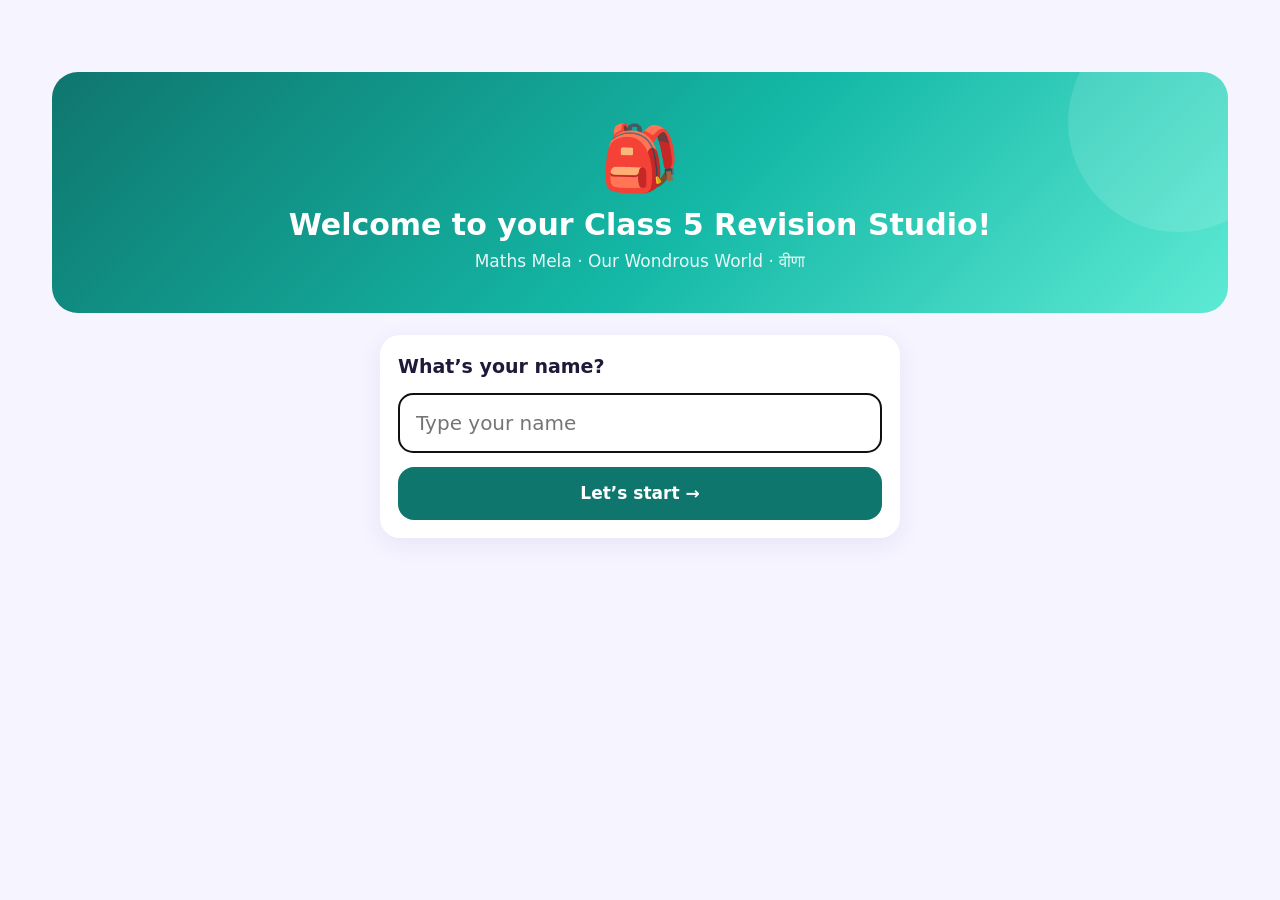
<file: Class5_Revision_App.html>
<!DOCTYPE html>
<html lang="en">
<head>
<meta charset="utf-8">
<meta name="viewport" content="width=device-width, initial-scale=1, maximum-scale=1, user-scalable=no, viewport-fit=cover">
<meta name="apple-mobile-web-app-capable" content="yes">
<meta name="apple-mobile-web-app-status-bar-style" content="black-translucent">
<meta name="apple-mobile-web-app-title" content="Class 5">
<meta name="format-detection" content="telephone=no">
<link rel="apple-touch-icon" href="[data-uri]">
<link rel="icon" href="[data-uri]">
<meta name="mobile-web-app-capable" content="yes">
<meta name="theme-color" content="#0f766e">
<title>Class 5 Revision Studio</title>
<style>
:root{
  --bg:#f6f4ff; --card:#ffffff; --ink:#1e1b3a; --muted:#6b6890; --line:#e6e2f7;
  --brand:#0f766e; --brand2:#14b8a6; --good:#12a150; --goodbg:#e7f8ee; --bad:#e0384b; --badbg:#fdecee;
  --gold:#f5a524; --math:#4f46e5; --sci:#059669; --sst:#d97706;
  --r:20px; --shadow:0 6px 24px rgba(60,40,160,.08);
}
*{box-sizing:border-box;-webkit-tap-highlight-color:transparent}
html,body{margin:0;background:var(--bg);color:var(--ink);font-family:"Nunito","Segoe UI",system-ui,-apple-system,Roboto,"Helvetica Neue",Arial,sans-serif;font-size:17px;line-height:1.45}
body{min-height:100vh;padding-bottom:env(safe-area-inset-bottom)}
button{font:inherit;color:inherit;border:0;background:none;cursor:pointer}
html,body{width:100%;min-height:100%;overscroll-behavior-y:none}
.wrap{max-width:1240px;margin:0 auto;padding:calc(18px + env(safe-area-inset-top)) max(18px,env(safe-area-inset-right)) 120px max(18px,env(safe-area-inset-left))}
@media (min-width:1000px){.wrap{padding-left:32px;padding-right:32px}.g2.wide3{grid-template-columns:repeat(3,1fr)}}
.fsbtn{position:absolute;right:14px;top:14px;z-index:2;background:rgba(255,255,255,.22);color:#fff;border-radius:12px;padding:8px 12px;font-weight:800;font-size:14px}
.dtcard{border-radius:24px;padding:20px;background:linear-gradient(135deg,#0f766e,#10b981);color:#fff;position:relative;overflow:hidden;margin-top:14px}
.dtcard h3{font-size:21px}
.dtcard .chs{display:grid;gap:8px;margin:12px 0 14px}
.dtcard .chs div{background:rgba(255,255,255,.16);border-radius:12px;padding:9px 12px;font-size:15px}
.dtcard .btn{background:#fff;color:#0f766e}
.bigbadge{font-size:96px;line-height:1;animation:pop .5s}
.shelf{display:flex;gap:10px;flex-wrap:wrap}
.shelf .b{flex:1;min-width:110px;text-align:center;background:#fff;border-radius:16px;padding:12px;box-shadow:var(--shadow)}
.shelf .b span{font-size:34px;display:block}
.shelf .b b{font-size:20px}
.cal{display:grid;grid-template-columns:repeat(7,1fr);gap:6px;margin-top:10px}
.cal div{background:#f1eefc;border-radius:12px;text-align:center;padding:6px 2px;font-size:11px;color:var(--muted)}
.cal div span{display:block;font-size:22px;height:28px}
.subres{display:flex;align-items:center;gap:12px;padding:12px 14px;border-radius:16px;background:#fff;box-shadow:var(--shadow)}
h1,h2,h3{margin:0;line-height:1.2}
.top{display:flex;align-items:center;gap:12px;margin-bottom:16px}
.back{width:46px;height:46px;border-radius:14px;background:var(--card);box-shadow:var(--shadow);font-size:22px;display:grid;place-items:center;flex:none}
.top h2{font-size:22px}
.top .sub{color:var(--muted);font-size:14px}
.card{background:var(--card);border-radius:var(--r);box-shadow:var(--shadow);padding:18px}
.grid{display:grid;gap:14px}
.g2{grid-template-columns:repeat(2,1fr)} .g3{grid-template-columns:repeat(3,1fr)}
@media (max-width:700px){.g3{grid-template-columns:1fr}.g2{grid-template-columns:1fr}}
.hero{background:linear-gradient(135deg,#5b4bdb,#8b5cf6 60%,#c084fc);color:#fff;border-radius:26px;padding:22px 22px 20px;position:relative;overflow:hidden}
.hero:after{content:"";position:absolute;right:-60px;top:-60px;width:220px;height:220px;border-radius:50%;background:rgba(255,255,255,.12)}
.hero .hi{font-size:15px;opacity:.9}
.hero h1{font-size:30px;margin:2px 0 6px}
.hero .date{font-size:14px;opacity:.85}
.stats{display:flex;gap:10px;margin-top:16px;flex-wrap:wrap;position:relative;z-index:1}
.stat{background:rgba(255,255,255,.18);border-radius:14px;padding:8px 12px;font-size:14px;backdrop-filter:blur(4px)}
.stat b{font-size:18px;display:block}
.moral{margin-top:14px;border-radius:22px;padding:18px 18px 16px;background:#fff8e6;border:2px solid #fde7b0;position:relative}
.moral .tag{font-size:12px;font-weight:800;letter-spacing:.08em;color:#b7791f;text-transform:uppercase}
.moral h3{font-size:20px;margin:6px 0 6px;color:#7a4b00}
.moral p{margin:0 0 10px;color:#5d4510}
.moral .task{background:#fff;border-radius:12px;padding:10px 12px;font-size:15px;color:#6b4e12;border:1px dashed #f0cf7a}
.moral .quote{font-style:italic;color:#8a6a24;font-size:15px;margin-top:10px}
.sec{margin:22px 4px 10px;display:flex;justify-content:space-between;align-items:end}
.sec h3{font-size:19px}
.sec span{color:var(--muted);font-size:14px}
.subj{display:flex;gap:14px;align-items:center;padding:16px;border-radius:22px;background:var(--card);box-shadow:var(--shadow);text-align:left;width:100%;border-left:7px solid var(--c)}
.subj .ic{width:56px;height:56px;border-radius:16px;display:grid;place-items:center;font-size:28px;background:color-mix(in srgb,var(--c) 14%,#fff);flex:none}
.subj .nm{font-weight:800;font-size:18px}
.subj .bk{color:var(--muted);font-size:13px}
.bar{height:9px;background:#eeeaf9;border-radius:9px;overflow:hidden;margin-top:8px}
.bar i{display:block;height:100%;background:var(--c,var(--brand));border-radius:9px;transition:width .6s}
.pct{font-weight:800;font-size:15px;color:var(--c)}
.action{display:flex;align-items:center;gap:14px;padding:16px;border-radius:20px;background:var(--card);box-shadow:var(--shadow);text-align:left;width:100%}
.action .ic{font-size:30px;width:54px;height:54px;border-radius:16px;display:grid;place-items:center;flex:none}
.action b{display:block;font-size:17px}
.action small{color:var(--muted);font-size:13.5px}
.chap{display:flex;align-items:center;gap:14px;padding:14px 16px;border-radius:18px;background:var(--card);box-shadow:var(--shadow);width:100%;text-align:left}
.ring{--p:0;--c:var(--brand);width:54px;height:54px;border-radius:50%;flex:none;display:grid;place-items:center;background:conic-gradient(var(--c) calc(var(--p)*1%),#eeeaf9 0);font-size:13px;font-weight:800}
.ring span{width:42px;height:42px;border-radius:50%;background:#fff;display:grid;place-items:center}
.chap .t{font-weight:700}
.chap .m{color:var(--muted);font-size:13px}
.stars{color:var(--gold);letter-spacing:1px}
.tabs{display:flex;gap:8px;overflow-x:auto;padding:4px 2px 10px;scrollbar-width:none}
.tab{padding:10px 16px;border-radius:999px;background:var(--card);box-shadow:var(--shadow);font-weight:700;white-space:nowrap;font-size:15px}
.tab.on{background:var(--c,var(--brand));color:#fff}
.btn{display:inline-flex;align-items:center;justify-content:center;gap:8px;padding:14px 20px;border-radius:16px;font-weight:800;background:var(--brand);color:#fff;font-size:17px;min-height:52px}
.btn.alt{background:#efeafd;color:var(--brand)}
.btn.block{width:100%}
.btn:disabled{opacity:.45}
.pill{display:inline-block;padding:3px 10px;border-radius:999px;font-size:12px;font-weight:800;background:#efeafd;color:var(--brand)}
.pill.x{background:#e3f6ff;color:#0369a1}
.pill.imp{background:#fff1d6;color:#b45309}
ul.clean{list-style:none;padding:0;margin:0}
.prio li{display:flex;gap:12px;padding:12px 0;border-bottom:1px solid var(--line)}
.prio li:last-child{border:0}
.prio .n{width:30px;height:30px;border-radius:10px;background:#efeafd;color:var(--brand);display:grid;place-items:center;font-weight:800;flex:none;font-size:14px}
.trap{border-radius:16px;padding:14px;background:#fff;box-shadow:var(--shadow);border-left:6px solid var(--bad)}
.trap .w{color:var(--bad);font-weight:700}
.trap .r{color:var(--good);font-weight:700;margin-top:6px}
.trap .k{margin-top:8px;font-size:14px;background:#f6f4ff;border-radius:10px;padding:8px 10px;color:var(--brand)}
.flash{min-height:150px;display:flex;flex-direction:column;justify-content:center;border-radius:20px;padding:20px;background:#fff;box-shadow:var(--shadow);text-align:left;width:100%}
.flash .q{font-weight:700;font-size:18px}
.flash .a{margin-top:12px;padding-top:12px;border-top:2px dashed var(--line);color:#14532d;display:none}
.flash.open .a{display:block}
.flash .hint{color:var(--muted);font-size:13px;margin-top:10px}
.flash.open .hint{display:none}
.selfmark{display:none;gap:8px;margin-top:12px}
.flash.open .selfmark{display:flex}
.selfmark button{flex:1;padding:10px;border-radius:12px;font-weight:800;font-size:14px}
/* quiz */
.qhead{display:flex;align-items:center;gap:12px;margin-bottom:14px}
.qprog{flex:1;height:12px;background:#e9e5fa;border-radius:12px;overflow:hidden}
.qprog i{display:block;height:100%;background:linear-gradient(90deg,var(--brand),var(--brand2));transition:width .4s}
.qcount{font-weight:800;color:var(--muted);font-size:15px;min-width:64px;text-align:right}
.timer{font-weight:800;color:var(--bad);font-variant-numeric:tabular-nums}
.qcard{background:#fff;border-radius:24px;box-shadow:var(--shadow);padding:22px}
.qcard .meta{display:flex;gap:6px;flex-wrap:wrap;margin-bottom:10px}
.qtext{font-size:21px;font-weight:700;line-height:1.4}
.ar{display:grid;gap:10px;margin-top:4px}
.ar div{background:#f6f4ff;border-radius:14px;padding:12px 14px;font-size:17px}
.ar b{color:var(--brand)}
.opts{display:grid;gap:12px;margin-top:18px}
.opt{display:flex;align-items:center;gap:14px;padding:15px 16px;border-radius:16px;border:2.5px solid var(--line);background:#fff;text-align:left;font-size:18px;min-height:58px;transition:transform .08s,border-color .2s,background .2s}
.opt:active{transform:scale(.98)}
.opt .l{width:34px;height:34px;border-radius:11px;background:#f1eefc;display:grid;place-items:center;font-weight:800;color:var(--brand);flex:none}
.opt.sel{border-color:var(--brand);background:#f3f0ff}
.opt.ok{border-color:var(--good);background:var(--goodbg)}
.opt.ok .l{background:var(--good);color:#fff}
.opt.no{border-color:var(--bad);background:var(--badbg)}
.opt.no .l{background:var(--bad);color:#fff}
.opt[disabled]{cursor:default}
.tfopts{grid-template-columns:1fr 1fr}
.tfopts .opt{justify-content:center;font-weight:800;font-size:20px}
.feedback{margin-top:16px;border-radius:16px;padding:14px 16px;display:none}
.feedback.show{display:block;animation:pop .25s}
.feedback.good{background:var(--goodbg);color:#0f5132}
.feedback.bad{background:var(--badbg);color:#7a1020}
.feedback b{font-size:18px}
.qfoot{position:sticky;bottom:0;padding:14px 0 calc(14px + env(safe-area-inset-bottom));background:linear-gradient(transparent,var(--bg) 30%)}
@keyframes pop{from{transform:scale(.96);opacity:0}to{transform:none;opacity:1}}
.res{text-align:center;padding:26px 18px}
.res .big{font-size:64px;font-weight:900;background:linear-gradient(135deg,var(--brand),#c026d3);-webkit-background-clip:text;background-clip:text;color:transparent}
.res .msg{font-size:20px;font-weight:800;margin:6px 0}
.rev{margin-top:12px;text-align:left}
.rev .item{padding:12px;border-radius:14px;background:#fff;box-shadow:var(--shadow);margin-bottom:10px;font-size:15px}
.rev .item .y{color:var(--bad)} .rev .item .c{color:var(--good);font-weight:700}
.nav{position:fixed;left:0;right:0;bottom:0;background:rgba(255,255,255,.96);backdrop-filter:blur(10px);border-top:1px solid var(--line);display:flex;justify-content:space-around;padding:8px 6px calc(8px + env(safe-area-inset-bottom));z-index:20}
.nav button{display:flex;flex-direction:column;align-items:center;font-size:12px;font-weight:700;color:var(--muted);padding:4px 10px;border-radius:12px;min-width:68px}
.nav button span{font-size:24px}
.nav button.on{color:var(--brand);background:#f1eefc}
.empty{text-align:center;color:var(--muted);padding:30px 10px}
.chips{display:flex;flex-wrap:wrap;gap:8px}
.chip{padding:10px 14px;border-radius:12px;background:#fff;border:2px solid var(--line);font-weight:700;font-size:15px}
.chip.on{border-color:var(--brand);background:#f1eefc;color:var(--brand)}
.kpi{text-align:center}
.kpi b{display:block;font-size:28px;color:var(--brand)}
.kpi small{color:var(--muted)}
.week{display:flex;gap:6px;justify-content:space-between;margin-top:8px}
.week div{flex:1;text-align:center;font-size:12px;color:var(--muted)}
.week i{display:block;height:70px;border-radius:10px;background:#eeeaf9;position:relative;overflow:hidden;margin-bottom:4px}
.week i em{position:absolute;bottom:0;left:0;right:0;background:linear-gradient(var(--brand2),var(--brand));border-radius:10px}
.toast{position:fixed;left:50%;top:18px;transform:translateX(-50%) translateY(-120px);background:#1e1b3a;color:#fff;padding:12px 18px;border-radius:14px;font-weight:700;z-index:50;transition:transform .35s;max-width:90vw;text-align:center}
.toast.show{transform:translateX(-50%) translateY(0)}
canvas#fx{position:fixed;inset:0;pointer-events:none;z-index:60}
.small{font-size:14px;color:var(--muted)}
.note{background:#eef7ff;border-radius:14px;padding:12px 14px;color:#0b4a6f;font-size:15px}
.mt{margin-top:14px}.mt2{margin-top:22px}
.row{display:flex;gap:10px;align-items:center;flex-wrap:wrap}
.spacer{flex:1}
.badge{display:inline-flex;align-items:center;gap:6px;background:#fff;border-radius:999px;padding:6px 12px;box-shadow:var(--shadow);font-weight:800;font-size:14px}
.note-card{background:#fff;border-radius:18px;box-shadow:var(--shadow);padding:16px 18px;border-top:5px solid var(--c)}
.note-card .nh{font-weight:800;font-size:17px;display:flex;align-items:center;gap:10px;margin-bottom:6px}
.note-card .nn{width:28px;height:28px;border-radius:9px;background:color-mix(in srgb,var(--c) 14%,#fff);color:var(--c);display:grid;place-items:center;font-size:14px;flex:none}
.note-card .nt{font-size:16.5px;line-height:1.55}
.dot{color:var(--brand);font-weight:900;margin:0 6px}
.blank{display:inline-block;min-width:90px;border-bottom:3px solid var(--brand);margin:0 4px;text-align:center}
.blank.filled{color:var(--good);border-color:var(--good);padding:0 6px}
.fcard{width:100%;min-height:340px;perspective:1200px;padding:0;display:block}
.fcard .fin{position:relative;width:100%;min-height:340px;transition:transform .5s;transform-style:preserve-3d}
.fcard.flip .fin{transform:rotateY(180deg)}
.fcard .ff,.fcard .fb{position:absolute;inset:0;backface-visibility:hidden;-webkit-backface-visibility:hidden;border-radius:26px;padding:26px;display:flex;flex-direction:column;justify-content:center;box-shadow:var(--shadow)}
.fcard .ff{background:linear-gradient(135deg,var(--c),color-mix(in srgb,var(--c) 60%,#c084fc));color:#fff;text-align:center}
.fcard .ff .small{color:rgba(255,255,255,.85)}
.fcard .ft{font-size:26px;font-weight:900;margin-top:12px}
.fcard .fb{background:#fff;transform:rotateY(180deg);font-size:18px;line-height:1.6;text-align:left}
</style>
</head>
<body>
<div id="app" class="wrap"></div>
<nav class="nav" id="nav">
  <button data-go="home"><span>🏠</span>Home</button>
  <button data-go="dtest"><span>🏅</span>Daily Test</button>
  <button data-go="daily"><span>⚡</span>Daily 15</button>
  <button data-go="exam"><span>📝</span>Exam</button>
  <button data-go="mistakes"><span>📒</span>Mistakes</button>
  <button data-go="progress"><span>📈</span>Progress</button>
</nav>
<div class="toast" id="toast"></div>
<canvas id="fx"></canvas>
<script>
const DATA = {"subjects":[{"name":"Mathematics","book":"Maths Mela","icon":"➗","color":"#4f46e5","id":"math","chapters":[{"n":1,"t":"We the Travellers – I","intro":"Big numbers, place value in the Indian system, reading and writing numbers, and rounding off to the nearest 10, 100 and 1000.","prio":[{"t":"Place value and face value of digits","s":3},{"t":"Reading and writing numbers up to lakhs (Indian system)","s":3},{"t":"Expanded form and comparing numbers","s":3},{"t":"Rounding off to nearest 10, 100, 1000","s":3},{"t":"Largest and smallest numbers from given digits","s":2}],"notes":[{"h":"Place value chart","t":"Ten lakhs · Lakhs · Ten thousands · Thousands · Hundreds · Tens · Ones. 1 lakh = 100 thousand = 1,00,000."},{"h":"Indian commas","t":"Put the first comma after 3 digits from the right, then after every 2 digits: 4,56,789 (four lakh fifty-six thousand seven hundred eighty-nine)."},{"h":"Place value vs face value","t":"In 3,48,215 the digit 8 has face value 8 but place value 8,000 (it is in the thousands place)."},{"h":"Expanded form","t":"56,302 = 50,000 + 6,000 + 300 + 0 + 2. Zero keeps a place empty but is very important!"},{"h":"Comparing numbers","t":"More digits → bigger number. Same digits → compare from the left. 45,672 > 45,627 because 7 tens > 2 tens."},{"h":"Rounding off","t":"Look at the digit to the right of the place you round to. 5 or more → round up; less than 5 → round down. 4,768 → nearest 100 = 4,800; nearest 1000 = 5,000."},{"h":"Making numbers from digits","t":"Largest: digits in decreasing order (9, 4, 2, 0 → 9,420). Smallest: smallest non-zero digit first (2,049)."},{"h":"Successor and predecessor","t":"Successor = number + 1. Predecessor = number − 1. Successor of 99,999 is 1,00,000."}],"conc":[],"top":[],"prac":[],"comp":[],"case":[],"mock":[{"q":"Write 3,07,040 in words and in expanded form.","a":"Three lakh seven thousand forty; 3,00,000 + 7,000 + 40.","m":2},{"q":"Arrange in ascending order: 45,302; 45,032; 54,230; 45,320.","a":"45,032 < 45,302 < 45,320 < 54,230.","m":2},{"q":"Make the largest and smallest 5-digit numbers using 6, 0, 3, 9, 1 (each once). Find their difference.","a":"Largest 96,310; smallest 10,369; difference 85,941.","m":3},{"q":"A city has 3,48,625 people. Round this to the nearest thousand.","a":"3,49,000 (hundreds digit 6 ≥ 5).","m":2},{"q":"Write the place value of each 5 in 5,25,350.","a":"5,00,000; 5,000; 50.","m":2}],"rq":[],"traps":[{"m":"Writing 2,05,006 as 2,5,6 (dropping zeros)","c":"Zeros hold empty places — write every place.","t":"Read the place chart from left to right."},{"m":"Rounding 4,768 to 4,700 for the nearest hundred","c":"Look at the tens digit: 6 ≥ 5, so round up to 4,800.","t":"5 or more → go up."},{"m":"Putting the smallest digit 0 first for the smallest number","c":"A number can’t start with 0 — use the smallest non-zero digit first.","t":"—"}],"qs":[{"id":"math1m0","k":"mcq","q":"Place value of 7 in 4,73,215 is:","o":["70,000","7,000","7","7,00,000"],"a":0,"e":"7 is in the ten-thousands place.","sh":1},{"id":"math1m1","k":"mcq","q":"1 lakh =","o":["1,00,000","10,000","1,000","10,00,000"],"a":0,"e":"100 thousands make a lakh.","sh":1},{"id":"math1m2","k":"mcq","q":"Which number is greatest?","o":["52,310","52,301","52,103","51,999"],"a":0,"e":"Compare left to right.","sh":1},{"id":"math1m3","k":"mcq","q":"4,768 rounded to the nearest hundred is:","o":["4,800","4,700","4,770","5,000"],"a":0,"e":"Tens digit 6 ≥ 5, so round up.","sh":1},{"id":"math1m4","k":"mcq","q":"Smallest 5-digit number:","o":["10,000","99,999","11,111","10,001"],"a":0,"e":"Smallest 5-digit number.","sh":1},{"id":"math1m5","k":"mcq","q":"Expanded form of 30,405:","o":["30,000 + 400 + 5","3,000 + 400 + 5","30,000 + 4,000 + 5","300 + 40 + 5"],"a":0,"e":"No thousands and no tens.","sh":1},{"id":"math1m6","k":"mcq","q":"‘Two lakh five thousand six’ is written as:","o":["2,05,006","2,50,006","2,05,060","20,5006"],"a":0,"e":"2 lakh + 5 thousand + 6.","sh":1},{"id":"math1m7","k":"mcq","q":"Largest 4-digit number using 3, 8, 0, 5 once:","o":["8,530","8,503","5,830","8,350"],"a":0,"e":"Decreasing order.","sh":1},{"id":"math1m8","k":"mcq","q":"Predecessor of 50,000 is:","o":["49,999","50,001","49,000","40,999"],"a":0,"e":"50,000 − 1.","sh":1},{"id":"math1m9","k":"mcq","q":"Round 2,349 to the nearest thousand:","o":["2,000","3,000","2,300","2,400"],"a":0,"e":"Hundreds digit 3 < 5.","sh":1},{"id":"math1m10","k":"mcq","q":"Face value of 6 in 86,412 is:","o":["6","6,000","60,000","600"],"a":0,"e":"Face value is the digit itself.","sh":1},{"id":"math1m11","k":"mcq","q":"How many thousands make 1 lakh?","o":["100","10","1,000","10,000"],"a":0,"e":"1,00,000 ÷ 1,000.","sh":1},{"id":"math1t12","k":"tf","q":"In 5,62,380 the digit 2 is in the thousands place.","a":0,"e":"5 lakh 62 thousand…"},{"id":"math1t13","k":"tf","q":"Rounding 65 to the nearest ten gives 60.","a":1,"e":"5 or more → round up to 70."},{"id":"math1t14","k":"tf","q":"10,000 is the smallest 5-digit number.","a":0,"e":""},{"id":"math1t15","k":"tf","q":"0 has no use in a number.","a":1,"e":"0 is a place holder: 205 and 25 are different."},{"id":"math1f16","k":"mcq","fill":1,"q":"1,00,000 is read as one ___.","o":["lakh","thousand","million","crore"],"a":0,"e":"","sh":1},{"id":"math1f17","k":"mcq","fill":1,"q":"The value of a digit depending on its position is its ___ value.","o":["place","face","round","even"],"a":0,"e":"","sh":1},{"id":"math1f18","k":"mcq","fill":1,"q":"The successor of 9,999 is ___.","o":["10,000","9,998","10,001","9,990"],"a":0,"e":"","sh":1},{"id":"math1f19","k":"mcq","fill":1,"q":"7,450 rounded to the nearest thousand is ___.","o":["7,000","8,000","7,500","7,400"],"a":0,"e":"","sh":1}]},{"n":2,"t":"Fractions","intro":"Fractions as equal parts, equivalent fractions, comparing fractions and fractions greater than one.","prio":[{"t":"Numerator and denominator","s":3},{"t":"Equivalent fractions","s":3},{"t":"Comparing and ordering fractions","s":3},{"t":"Fractions greater than one / mixed numbers","s":2},{"t":"Adding and subtracting like fractions","s":2}],"notes":[{"h":"A fraction","t":"Shows equal parts of a whole. In 3/4, 4 (denominator) = total equal parts; 3 (numerator) = parts taken."},{"h":"Equal parts matter","t":"A shape cut into unequal parts cannot show fourths or thirds correctly."},{"h":"Equivalent fractions","t":"Multiply or divide top and bottom by the same number: 1/2 = 2/4 = 3/6 = 4/8."},{"h":"Comparing — same denominator","t":"Bigger numerator is bigger: 5/8 > 3/8."},{"h":"Comparing — same numerator","t":"Smaller denominator is bigger: 1/3 > 1/5 (fewer pieces → bigger pieces)."},{"h":"Fractions greater than one","t":"7/4 = 1 whole and 3/4 = 1 3/4 (a mixed number)."},{"h":"Like fractions","t":"Add numerators, keep the denominator: 2/7 + 3/7 = 5/7."},{"h":"Fraction of a number","t":"1/4 of 20 = 20 ÷ 4 = 5. 3/4 of 20 = 5 × 3 = 15."}],"conc":[],"top":[],"prac":[],"comp":[],"case":[],"mock":[{"q":"Write three fractions equivalent to 2/3.","a":"4/6, 6/9, 8/12.","m":2},{"q":"Arrange in ascending order: 3/8, 7/8, 1/8, 5/8.","a":"1/8, 3/8, 5/8, 7/8.","m":2},{"q":"Riya ate 2/8 of a cake and Mohan ate 3/8. What fraction did they eat together? What is left?","a":"Together 5/8; left 3/8.","m":3},{"q":"Find 2/5 of 35.","a":"35 ÷ 5 = 7; 7 × 2 = 14.","m":2}],"rq":[],"traps":[{"m":"Adding denominators: 1/5 + 2/5 = 3/10","c":"Keep the denominator: 3/5.","t":"Same-size pieces — just count them."},{"m":"Thinking 1/8 > 1/4 because 8 > 4","c":"More pieces means smaller pieces: 1/4 > 1/8.","t":"—"}],"qs":[{"id":"math2m0","k":"mcq","q":"In 5/9, the denominator is:","o":["9","5","14","4"],"a":0,"e":"Bottom number.","sh":1},{"id":"math2m1","k":"mcq","q":"Which is equivalent to 1/2?","o":["4/8","2/3","3/5","1/4"],"a":0,"e":"Multiply 1/2 by 4/4.","sh":1},{"id":"math2m2","k":"mcq","q":"Which is greater?","o":["3/4","1/4","2/4","0/4"],"a":0,"e":"Same denominator — bigger numerator.","sh":1},{"id":"math2m3","k":"mcq","q":"Which is greater: 1/3 or 1/6?","o":["1/3","1/6","Both equal","Cannot tell"],"a":0,"e":"Fewer pieces are bigger.","sh":1},{"id":"math2m4","k":"mcq","q":"2/5 + 1/5 =","o":["3/5","3/10","2/25","1/5"],"a":0,"e":"Add numerators.","sh":1},{"id":"math2m5","k":"mcq","q":"1/4 of 24 =","o":["6","4","8","12"],"a":0,"e":"24 ÷ 4.","sh":1},{"id":"math2m6","k":"mcq","q":"7/7 =","o":["1","7","0","1/7"],"a":0,"e":"All the parts make a whole.","sh":1},{"id":"math2m7","k":"mcq","q":"5/4 as a mixed number:","o":["1 1/4","1 4/5","5 1/4","4 1/5"],"a":0,"e":"5 = 4 + 1.","sh":1},{"id":"math2m8","k":"mcq","q":"What fraction of a day is 12 hours?","o":["1/2","1/12","1/4","12/1"],"a":0,"e":"12 out of 24 hours.","sh":1},{"id":"math2m9","k":"mcq","q":"3/4 of 40 =","o":["30","10","34","40"],"a":0,"e":"40 ÷ 4 × 3.","sh":1},{"id":"math2m10","k":"mcq","q":"Which is smallest?","o":["1/10","1/2","1/5","1/3"],"a":0,"e":"Most pieces → smallest piece.","sh":1},{"id":"math2m11","k":"mcq","q":"6/8 in simplest form:","o":["3/4","2/3","6/4","1/2"],"a":0,"e":"Divide top and bottom by 2.","sh":1},{"id":"math2t12","k":"tf","q":"1/2 and 2/4 show the same amount.","a":0,"e":""},{"id":"math2t13","k":"tf","q":"1/8 is bigger than 1/4.","a":1,"e":"More pieces → smaller pieces."},{"id":"math2t14","k":"tf","q":"A fraction with numerator bigger than denominator is more than 1.","a":0,"e":"e.g. 5/3."},{"id":"math2t15","k":"tf","q":"Half of a pizza cut into 3 unequal parts shows thirds.","a":1,"e":"Parts must be equal."},{"id":"math2f16","k":"mcq","fill":1,"q":"In 3/7, 3 is the ___.","o":["numerator","denominator","whole","mixed"],"a":0,"e":"","sh":1},{"id":"math2f17","k":"mcq","fill":1,"q":"1/2 = ___/10","o":["5","2","1","10"],"a":0,"e":"","sh":1},{"id":"math2f18","k":"mcq","fill":1,"q":"9/4 = 2 and ___","o":["1/4","4/9","1/2","2/4"],"a":0,"e":"","sh":1},{"id":"math2f19","k":"mcq","fill":1,"q":"1/3 of 18 is ___.","o":["6","3","9","12"],"a":0,"e":"","sh":1}]},{"n":3,"t":"Angles as Turns","intro":"Angles as the amount of turn: quarter, half, three-quarter and full turns, right angles, clockwise and anticlockwise.","prio":[{"t":"Quarter, half, three-quarter and full turn","s":3},{"t":"Right angle and checking with a corner","s":3},{"t":"Clockwise and anticlockwise","s":3},{"t":"Angles smaller and greater than a right angle","s":2}],"notes":[{"h":"Angle","t":"An angle shows how much something turns. Two arms meet at a point called the vertex."},{"h":"Turns","t":"Quarter turn = 1 right angle = 90°. Half turn = 2 right angles = 180°. Three-quarter turn = 3 right angles = 270°. Full turn = 4 right angles = 360°."},{"h":"Clockwise and anticlockwise","t":"Clockwise: the way clock hands move. Anticlockwise: the opposite way."},{"h":"Right angle","t":"Like the corner of a book or page. Check angles using a paper corner (a ‘right-angle tester’)."},{"h":"Smaller and bigger","t":"Angle less than a right angle is acute (sharp corner). More than a right angle but less than a half turn is obtuse."},{"h":"Clock angles","t":"From 12 to 3 the minute hand makes a quarter turn. From 12 to 6 it makes a half turn."},{"h":"Directions","t":"Facing North, a quarter turn clockwise makes you face East; a half turn makes you face South."}],"conc":[],"top":[],"prac":[],"comp":[],"case":[],"mock":[{"q":"Name 3 things around you that have right-angle corners.","a":"Book, door, table top, blackboard, window.","m":1},{"q":"Arjun faces North and turns three-quarters clockwise. Which way does he face now?","a":"West (N → E → S → W).","m":2},{"q":"How many right angles does the minute hand turn from 12 to 6? From 12 to 12?","a":"2 right angles; 4 right angles.","m":2}],"rq":[],"traps":[{"m":"Confusing clockwise and anticlockwise","c":"Clockwise follows clock hands: 12 → 3 → 6.","t":"Draw a little clock before you answer."},{"m":"Thinking a full turn ends somewhere new","c":"A full turn brings you back to the start.","t":"—"}],"qs":[{"id":"math3m0","k":"mcq","q":"A quarter turn equals:","o":["1 right angle","2 right angles","3 right angles","4 right angles"],"a":0,"e":"90°.","sh":1},{"id":"math3m1","k":"mcq","q":"A full turn equals how many right angles?","o":["4","2","3","1"],"a":0,"e":"360°.","sh":1},{"id":"math3m2","k":"mcq","q":"The corner of a book page is a:","o":["right angle","half turn","full turn","straight line"],"a":0,"e":"Exactly 90°.","sh":1},{"id":"math3m3","k":"mcq","q":"Clock hands move:","o":["clockwise","anticlockwise","both ways","they don’t move"],"a":0,"e":"That’s why it is called clockwise!","sh":1},{"id":"math3m4","k":"mcq","q":"Facing North, you make a half turn. You now face:","o":["South","East","West","North"],"a":0,"e":"Two right angles.","sh":1},{"id":"math3m5","k":"mcq","q":"Facing East, a quarter turn clockwise makes you face:","o":["South","North","West","East"],"a":0,"e":"E → S clockwise.","sh":1},{"id":"math3m6","k":"mcq","q":"An angle smaller than a right angle is:","o":["acute","obtuse","straight","full"],"a":0,"e":"Sharp corner.","sh":1},{"id":"math3m7","k":"mcq","q":"Minute hand from 12 to 9 (clockwise) turns:","o":["three-quarter turn","quarter turn","half turn","full turn"],"a":0,"e":"3 right angles.","sh":1},{"id":"math3m8","k":"mcq","q":"How many right angles in a half turn?","o":["2","1","4","3"],"a":0,"e":"180°.","sh":1},{"id":"math3m9","k":"mcq","q":"At 3 o’clock the clock hands make a:","o":["right angle","straight line","full turn","no angle"],"a":0,"e":"90°.","sh":1},{"id":"math3m10","k":"mcq","q":"Turning a tap to open it usually means turning:","o":["anticlockwise","clockwise","not at all","upside down"],"a":0,"e":"Lefty-loosey!","sh":1},{"id":"math3m11","k":"mcq","q":"An angle bigger than a right angle but less than a half turn is:","o":["obtuse","acute","right","full"],"a":0,"e":"Between 90° and 180°.","sh":1},{"id":"math3t12","k":"tf","q":"Two quarter turns make a half turn.","a":0,"e":""},{"id":"math3t13","k":"tf","q":"A right angle is bigger than a half turn.","a":1,"e":"Half turn = 2 right angles."},{"id":"math3t14","k":"tf","q":"At 6 o’clock the hands of a clock are in a straight line.","a":0,"e":"Half turn."},{"id":"math3t15","k":"tf","q":"Anticlockwise is the same direction that clock hands move.","a":1,"e":"It is the opposite."},{"id":"math3f16","k":"mcq","fill":1,"q":"A full turn = ___ right angles.","o":["4","2","3","1"],"a":0,"e":"","sh":1},{"id":"math3f17","k":"mcq","fill":1,"q":"The meeting point of the arms of an angle is the ___.","o":["vertex","ray","line","edge"],"a":0,"e":"","sh":1},{"id":"math3f18","k":"mcq","fill":1,"q":"Facing West, a half turn makes you face ___.","o":["East","North","South","West"],"a":0,"e":"","sh":1},{"id":"math3f19","k":"mcq","fill":1,"q":"The corner of a square is a ___ angle.","o":["right","acute","obtuse","straight"],"a":0,"e":"","sh":1}]},{"n":4,"t":"We the Travellers – II","intro":"Adding and subtracting large numbers, estimation, and patterns with even and odd numbers.","prio":[{"t":"Adding and subtracting 5-digit numbers with carrying/borrowing","s":3},{"t":"Estimating sums and differences","s":3},{"t":"Even and odd number rules","s":3},{"t":"Word problems","s":3}],"notes":[{"h":"Line up places","t":"Write ones under ones, tens under tens… then add or subtract starting from the ones."},{"h":"Carrying and borrowing","t":"If a column adds to 10 or more, carry 1 to the next place. If the top digit is smaller, borrow 1 from the next place (= 10 here)."},{"h":"Check subtraction","t":"Difference + smaller number = bigger number."},{"h":"Estimation","t":"Round numbers first, then add: 4,890 + 3,120 ≈ 4,900 + 3,100 = 8,000."},{"h":"Even and odd","t":"Even numbers end in 0, 2, 4, 6, 8; odd numbers end in 1, 3, 5, 7, 9."},{"h":"Even/odd rules","t":"Even + even = even · Odd + odd = even · Even + odd = odd."},{"h":"Order in addition","t":"Changing the order does not change the sum: 25 + 47 = 47 + 25."}],"conc":[],"top":[],"prac":[],"comp":[],"case":[],"mock":[{"q":"A school collected ₹24,560 in January and ₹18,975 in February. How much in all?","a":"₹43,535.","m":2},{"q":"A shop had 7,000 pencils and sold 2,865. How many are left?","a":"4,135 pencils.","m":2},{"q":"Without adding, say whether 357 + 248 is even or odd. Why?","a":"Odd: odd (357) + even (248) = odd.","m":2}],"rq":[],"traps":[{"m":"Forgetting to carry 1 to the next place","c":"Write the carried 1 above the next column.","t":"—"},{"m":"Subtracting the smaller digit from the bigger one in each column","c":"Borrow when the top digit is smaller.","t":"Top minus bottom, always."}],"qs":[{"id":"math4m0","k":"mcq","q":"23,456 + 12,321 =","o":["35,777","35,677","34,777","35,787"],"a":0,"e":"Add column by column.","sh":1},{"id":"math4m1","k":"mcq","q":"50,000 − 1 =","o":["49,999","49,000","40,999","50,001"],"a":0,"e":"","sh":1},{"id":"math4m2","k":"mcq","q":"8,605 − 3,248 =","o":["5,357","5,467","5,363","4,357"],"a":0,"e":"Borrow carefully.","sh":1},{"id":"math4m3","k":"mcq","q":"Even + odd is always:","o":["odd","even","zero","cannot say"],"a":0,"e":"e.g. 4 + 3 = 7.","sh":1},{"id":"math4m4","k":"mcq","q":"Odd + odd is always:","o":["even","odd","prime","zero"],"a":0,"e":"e.g. 3 + 5 = 8.","sh":1},{"id":"math4m5","k":"mcq","q":"Which number is even?","o":["7,394","7,395","7,391","7,397"],"a":0,"e":"Ends in 4.","sh":1},{"id":"math4m6","k":"mcq","q":"Estimate 3,890 + 2,110 (nearest 100):","o":["6,000","5,000","7,000","6,500"],"a":0,"e":"3,900 + 2,100.","sh":1},{"id":"math4m7","k":"mcq","q":"A train has 1,248 passengers; 375 get off. How many are left?","o":["873","973","863","1,623"],"a":0,"e":"1,248 − 375.","sh":1},{"id":"math4m8","k":"mcq","q":"Sum of 45,678 and 0 is:","o":["45,678","0","45,679","4,5678"],"a":0,"e":"Adding 0 changes nothing.","sh":1},{"id":"math4m9","k":"mcq","q":"4,500 + 3,700 =","o":["8,200","7,200","8,100","8,000"],"a":0,"e":"","sh":1},{"id":"math4m10","k":"mcq","q":"Which pair has an odd sum?","o":["12 + 7","8 + 6","5 + 9","11 + 13"],"a":0,"e":"Even + odd = odd.","sh":1},{"id":"math4m11","k":"mcq","q":"10,000 − 2,345 =","o":["7,655","8,655","7,765","7,665"],"a":0,"e":"","sh":1},{"id":"math4t12","k":"tf","q":"The sum of two odd numbers is odd.","a":1,"e":"It is even."},{"id":"math4t13","k":"tf","q":"25 + 47 = 47 + 25.","a":0,"e":"Order doesn’t change the sum."},{"id":"math4t14","k":"tf","q":"9,999 + 1 = 10,000.","a":0,"e":""},{"id":"math4t15","k":"tf","q":"0 is an odd number.","a":1,"e":"0 is even."},{"id":"math4f16","k":"mcq","fill":1,"q":"Even + even = ___.","o":["even","odd","zero","ten"],"a":0,"e":"","sh":1},{"id":"math4f17","k":"mcq","fill":1,"q":"To check 500 − 175 = 325 we add 325 + ___.","o":["175","500","325","100"],"a":0,"e":"","sh":1},{"id":"math4f18","k":"mcq","fill":1,"q":"A number ending in 5 is ___.","o":["odd","even","zero","round"],"a":0,"e":"","sh":1},{"id":"math4f19","k":"mcq","fill":1,"q":"3,600 + 2,400 = ___.","o":["6,000","5,000","6,400","5,800"],"a":0,"e":"","sh":1}]},{"n":5,"t":"Far and Near","intro":"Measuring length with standard units: mm, cm, m and km, converting units and estimating distances.","prio":[{"t":"Units of length and their relations","s":3},{"t":"Converting between units","s":3},{"t":"Measuring correctly with a ruler","s":3},{"t":"Estimating heights and distances","s":2}],"notes":[{"h":"Units of length","t":"1 cm = 10 mm · 1 m = 100 cm · 1 km = 1000 m."},{"h":"Choose the right unit","t":"mm: thickness of a coin · cm: length of a pencil · m: height of a room · km: distance between cities."},{"h":"Big to small unit","t":"Multiply: 3 m = 300 cm; 2 km = 2,000 m."},{"h":"Small to big unit","t":"Divide: 500 cm = 5 m; 4,000 m = 4 km."},{"h":"Measuring with a ruler","t":"Start from 0, keep the object straight along the ruler, read where it ends."},{"h":"Why standard units?","t":"Hand spans and steps are different for different people, so we use standard units like cm and m."}],"conc":[],"top":[],"prac":[],"comp":[],"case":[],"mock":[{"q":"Convert: 7 km into m; 850 cm into m and cm.","a":"7,000 m; 8 m 50 cm.","m":2},{"q":"Rani walks 750 m to school and 750 m back. How many km does she walk?","a":"1,500 m = 1 km 500 m.","m":2},{"q":"Why can’t we use hand spans to measure a table for a carpenter?","a":"Hand spans differ from person to person; the measurement will not be exact. Use standard units like cm.","m":2}],"rq":[],"traps":[{"m":"Multiplying when changing a small unit to a big unit","c":"Small → big: divide (500 cm ÷ 100 = 5 m).","t":"Big unit → fewer of them."},{"m":"Starting the measurement at 1 on the ruler","c":"Start at 0 (or subtract the starting mark).","t":"—"}],"qs":[{"id":"math5m0","k":"mcq","q":"1 m =","o":["100 cm","10 cm","1,000 cm","1 cm"],"a":0,"e":"","sh":1},{"id":"math5m1","k":"mcq","q":"1 km =","o":["1,000 m","100 m","10 m","10,000 m"],"a":0,"e":"","sh":1},{"id":"math5m2","k":"mcq","q":"1 cm =","o":["10 mm","100 mm","1 mm","1,000 mm"],"a":0,"e":"","sh":1},{"id":"math5m3","k":"mcq","q":"Distance between two cities is measured in:","o":["km","cm","mm","m only"],"a":0,"e":"Long distances.","sh":1},{"id":"math5m4","k":"mcq","q":"5 m =","o":["500 cm","50 cm","5,000 cm","55 cm"],"a":0,"e":"5 × 100.","sh":1},{"id":"math5m5","k":"mcq","q":"3,000 m =","o":["3 km","30 km","300 km","0.3 km"],"a":0,"e":"3,000 ÷ 1,000.","sh":1},{"id":"math5m6","k":"mcq","q":"Thickness of a coin is best measured in:","o":["mm","km","m","cm only"],"a":0,"e":"Very small.","sh":1},{"id":"math5m7","k":"mcq","q":"2 m 40 cm =","o":["240 cm","24 cm","2,040 cm","204 cm"],"a":0,"e":"200 + 40.","sh":1},{"id":"math5m8","k":"mcq","q":"Half a kilometre =","o":["500 m","50 m","5,000 m","250 m"],"a":0,"e":"1,000 ÷ 2.","sh":1},{"id":"math5m9","k":"mcq","q":"Height of a door is about:","o":["2 m","2 km","2 mm","20 m"],"a":0,"e":"","sh":1},{"id":"math5m10","k":"mcq","q":"1 km 250 m =","o":["1,250 m","1,025 m","12,50 m","125 m"],"a":0,"e":"1,000 + 250.","sh":1},{"id":"math5m11","k":"mcq","q":"Which is longest?","o":["2 km","1,500 m","900 m","1,999 cm"],"a":0,"e":"2 km = 2,000 m.","sh":1},{"id":"math5t12","k":"tf","q":"1 km = 100 m.","a":1,"e":"1 km = 1,000 m."},{"id":"math5t13","k":"tf","q":"We should start measuring from 0 on the ruler.","a":0,"e":""},{"id":"math5t14","k":"tf","q":"Hand spans give the same length for everyone.","a":1,"e":"They differ — that’s why we need standard units."},{"id":"math5t15","k":"tf","q":"250 cm = 2 m 50 cm.","a":0,"e":""},{"id":"math5f16","k":"mcq","fill":1,"q":"1 m = ___ cm.","o":["100","10","1,000","50"],"a":0,"e":"","sh":1},{"id":"math5f17","k":"mcq","fill":1,"q":"4 km = ___ m.","o":["4,000","400","40","40,000"],"a":0,"e":"","sh":1},{"id":"math5f18","k":"mcq","fill":1,"q":"Length of a pencil is about 15 ___.","o":["cm","km","m","mm"],"a":0,"e":"","sh":1},{"id":"math5f19","k":"mcq","fill":1,"q":"600 cm = ___ m.","o":["6","60","0.6","600"],"a":0,"e":"","sh":1}]},{"n":6,"t":"The Dairy Farm","intro":"Multiplication as repeated addition, many ways to multiply, multiplying by 10 and 100, and 2- and 3-digit multiplication.","prio":[{"t":"Multiplication as repeated addition","s":3},{"t":"Multiplying by 10, 100, 1000","s":3},{"t":"Multiplying 2- and 3-digit numbers","s":3},{"t":"Word problems on multiplication","s":3}],"notes":[{"h":"Repeated addition","t":"4 + 4 + 4 + 4 + 4 = 5 × 4 = 20."},{"h":"Order doesn’t matter","t":"6 × 8 = 8 × 6 = 48."},{"h":"Multiplying by 10, 100, 1000","t":"Put 1, 2 or 3 zeros at the end: 45 × 10 = 450, 45 × 100 = 4,500."},{"h":"Breaking numbers","t":"23 × 6 = (20 × 6) + (3 × 6) = 120 + 18 = 138."},{"h":"Two-digit × two-digit","t":"34 × 12 = 34 × 10 + 34 × 2 = 340 + 68 = 408."},{"h":"Multiply by 0 and 1","t":"Any number × 0 = 0 · Any number × 1 = the same number."}],"conc":[],"top":[],"prac":[],"comp":[],"case":[],"mock":[{"q":"A dairy sells 135 litres of milk every day. How much in 30 days?","a":"135 × 30 = 4,050 litres.","m":3},{"q":"Multiply 247 × 6 by breaking 247.","a":"200 × 6 + 40 × 6 + 7 × 6 = 1,200 + 240 + 42 = 1,482.","m":2},{"q":"One crate holds 24 bottles. How many bottles in 15 crates?","a":"360 bottles.","m":2}],"rq":[],"traps":[{"m":"Forgetting the zero when multiplying by the tens digit","c":"In 34 × 12, the 1 means 10: write 340, not 34.","t":"—"},{"m":"Adding instead of multiplying in word problems with ‘each’","c":"‘Each’ with equal groups → multiply.","t":"—"}],"qs":[{"id":"math6m0","k":"mcq","q":"5 + 5 + 5 + 5 + 5 + 5 =","o":["6 × 5","5 × 5","6 + 5","5 × 7"],"a":0,"e":"Six fives.","sh":1},{"id":"math6m1","k":"mcq","q":"63 × 10 =","o":["630","6,300","63","603"],"a":0,"e":"Put one zero.","sh":1},{"id":"math6m2","k":"mcq","q":"27 × 100 =","o":["2,700","270","27,000","2,070"],"a":0,"e":"Two zeros.","sh":1},{"id":"math6m3","k":"mcq","q":"24 × 5 =","o":["120","100","125","115"],"a":0,"e":"","sh":1},{"id":"math6m4","k":"mcq","q":"15 × 12 =","o":["180","150","170","165"],"a":0,"e":"15 × 10 + 15 × 2.","sh":1},{"id":"math6m5","k":"mcq","q":"A cow gives 8 litres of milk a day. Milk in 7 days?","o":["56 litres","15 litres","48 litres","64 litres"],"a":0,"e":"8 × 7.","sh":1},{"id":"math6m6","k":"mcq","q":"125 × 4 =","o":["500","400","520","450"],"a":0,"e":"","sh":1},{"id":"math6m7","k":"mcq","q":"Any number × 0 =","o":["0","the number","1","10"],"a":0,"e":"","sh":1},{"id":"math6m8","k":"mcq","q":"36 × 25 =","o":["900","800","850","925"],"a":0,"e":"36 × 100 ÷ 4.","sh":1},{"id":"math6m9","k":"mcq","q":"A farm has 32 cows and each needs 6 kg of fodder. Total fodder?","o":["192 kg","182 kg","38 kg","212 kg"],"a":0,"e":"32 × 6.","sh":1},{"id":"math6m10","k":"mcq","q":"9 × 8 = 8 × ___","o":["9","8","72","1"],"a":0,"e":"Order doesn’t matter.","sh":1},{"id":"math6m11","k":"mcq","q":"250 × 8 =","o":["2,000","1,600","2,500","200"],"a":0,"e":"","sh":1},{"id":"math6t12","k":"tf","q":"7 × 0 = 7.","a":1,"e":"Any number × 0 = 0."},{"id":"math6t13","k":"tf","q":"12 × 5 = 5 × 12.","a":0,"e":""},{"id":"math6t14","k":"tf","q":"38 × 100 = 3,800.","a":0,"e":""},{"id":"math6t15","k":"tf","q":"Multiplication is repeated subtraction.","a":1,"e":"It is repeated addition."},{"id":"math6f16","k":"mcq","fill":1,"q":"46 × 1 = ___.","o":["46","1","0","47"],"a":0,"e":"","sh":1},{"id":"math6f17","k":"mcq","fill":1,"q":"7 × 9 = ___.","o":["63","56","72","64"],"a":0,"e":"","sh":1},{"id":"math6f18","k":"mcq","fill":1,"q":"42 × 10 = ___.","o":["420","42","4,200","402"],"a":0,"e":"","sh":1},{"id":"math6f19","k":"mcq","fill":1,"q":"15 × 4 = ___.","o":["60","45","19","54"],"a":0,"e":"","sh":1}]},{"n":7,"t":"Shapes and Patterns","intro":"2D shapes, their sides and corners, tiling, and patterns made with shapes.","prio":[{"t":"Naming shapes by sides and corners","s":3},{"t":"Tiling — shapes that fit without gaps","s":2},{"t":"Extending patterns","s":3},{"t":"Circles: centre, radius, diameter","s":2}],"notes":[{"h":"Polygons","t":"Closed shapes with straight sides. Triangle 3, quadrilateral 4, pentagon 5, hexagon 6, octagon 8 sides."},{"h":"Sides = corners","t":"A polygon has as many corners (vertices) as sides."},{"h":"Square vs rectangle","t":"Square: 4 equal sides, 4 right angles. Rectangle: opposite sides equal, 4 right angles."},{"h":"Tiling","t":"Covering a floor with shapes without gaps or overlaps. Squares, rectangles, triangles and hexagons tile well; circles leave gaps."},{"h":"Patterns","t":"A pattern repeats or grows by a rule. Find the rule, then continue it."},{"h":"Circle","t":"Centre is the middle point. Radius: centre to edge. Diameter = 2 × radius."}],"conc":[],"top":[],"prac":[],"comp":[],"case":[],"mock":[{"q":"Draw/describe the next two steps: 1, 3, 6, 10, ___ , ___.","a":"15, 21 (add 2, 3, 4, 5, 6…).","m":2},{"q":"Name two shapes that can tile a floor and one that cannot.","a":"Square and hexagon can; circle cannot.","m":2}],"rq":[],"traps":[{"m":"Counting a circle as having one corner","c":"A circle has no corners and no straight sides.","t":"—"}],"qs":[{"id":"math7m0","k":"mcq","q":"A hexagon has how many sides?","o":["6","5","8","7"],"a":0,"e":"Like a honeycomb cell.","sh":1},{"id":"math7m1","k":"mcq","q":"Which shape has 3 sides?","o":["Triangle","Square","Circle","Pentagon"],"a":0,"e":"","sh":1},{"id":"math7m2","k":"mcq","q":"Which shape leaves gaps when tiling?","o":["Circle","Square","Rectangle","Hexagon"],"a":0,"e":"Round edges don’t fit.","sh":1},{"id":"math7m3","k":"mcq","q":"A square has how many right angles?","o":["4","2","3","0"],"a":0,"e":"","sh":1},{"id":"math7m4","k":"mcq","q":"A shape with 5 sides is a:","o":["pentagon","hexagon","octagon","square"],"a":0,"e":"","sh":1},{"id":"math7m5","k":"mcq","q":"Radius of a circle is 4 cm. Diameter =","o":["8 cm","2 cm","4 cm","16 cm"],"a":0,"e":"2 × radius.","sh":1},{"id":"math7m6","k":"mcq","q":"Next in the pattern: △ ○ △ ○ △ ?","o":["○","△","□","☆"],"a":0,"e":"Repeats △ ○.","sh":1},{"id":"math7m7","k":"mcq","q":"Next number: 2, 4, 8, 16, ?","o":["32","18","24","20"],"a":0,"e":"Doubles each time.","sh":1},{"id":"math7m8","k":"mcq","q":"An octagon has how many corners?","o":["8","6","5","10"],"a":0,"e":"Sides = corners.","sh":1},{"id":"math7m9","k":"mcq","q":"Honeybees make cells shaped like:","o":["hexagons","circles","squares","triangles"],"a":0,"e":"","sh":1},{"id":"math7m10","k":"mcq","q":"A rectangle has:","o":["opposite sides equal","all sides equal always","no right angles","3 sides"],"a":0,"e":"","sh":1},{"id":"math7m11","k":"mcq","q":"Next: 5, 10, 15, 20, ?","o":["25","30","21","22"],"a":0,"e":"Add 5.","sh":1},{"id":"math7t12","k":"tf","q":"A circle has corners.","a":1,"e":"A circle has no corners."},{"id":"math7t13","k":"tf","q":"A square is also a rectangle.","a":0,"e":"It has 4 right angles and opposite sides equal."},{"id":"math7t14","k":"tf","q":"A triangle has 4 corners.","a":1,"e":"3 corners."},{"id":"math7t15","k":"tf","q":"Hexagons can tile a floor without gaps.","a":0,"e":""},{"id":"math7f16","k":"mcq","fill":1,"q":"A shape with 4 sides is a ___.","o":["quadrilateral","triangle","pentagon","circle"],"a":0,"e":"","sh":1},{"id":"math7f17","k":"mcq","fill":1,"q":"Diameter = 2 × ___.","o":["radius","centre","side","corner"],"a":0,"e":"","sh":1},{"id":"math7f18","k":"mcq","fill":1,"q":"A ___ has 8 sides.","o":["octagon","hexagon","pentagon","heptagon"],"a":0,"e":"","sh":1},{"id":"math7f19","k":"mcq","fill":1,"q":"Covering a surface with shapes without gaps is called ___.","o":["tiling","drawing","folding","turning"],"a":0,"e":"","sh":1}]},{"n":8,"t":"Weight and Capacity","intro":"Measuring weight (grams, kilograms) and capacity (millilitres, litres), converting and solving problems.","prio":[{"t":"1 kg = 1000 g and 1 L = 1000 mL","s":3},{"t":"Converting units","s":3},{"t":"Choosing the right unit","s":2},{"t":"Word problems with weight and capacity","s":3}],"notes":[{"h":"Weight units","t":"1 kilogram (kg) = 1000 grams (g). Light things in g, heavy things in kg."},{"h":"Capacity units","t":"1 litre (L) = 1000 millilitres (mL). Capacity = how much liquid a container can hold."},{"h":"Converting","t":"Big → small: multiply by 1000 (3 kg = 3,000 g). Small → big: divide by 1000 (2,500 mL = 2 L 500 mL)."},{"h":"Half and quarter","t":"½ kg = 500 g, ¼ kg = 250 g; ½ L = 500 mL, ¼ L = 250 mL."},{"h":"Weighing","t":"A beam balance compares weights; heavier side goes down."}],"conc":[],"top":[],"prac":[],"comp":[],"case":[],"mock":[{"q":"Mother bought 2 kg 750 g of potatoes and 1 kg 500 g of onions. Total weight?","a":"4 kg 250 g.","m":2},{"q":"A jug has 2 L of juice. 6 glasses of 250 mL are poured out. How much is left?","a":"1,500 mL poured; 500 mL left.","m":3},{"q":"Convert 3 kg 50 g into grams.","a":"3,050 g.","m":1}],"rq":[],"traps":[{"m":"Writing 2 kg 30 g as 2,300 g","c":"2 kg 30 g = 2,030 g (30 g has a zero in the hundreds).","t":"—"},{"m":"Mixing up capacity and weight units","c":"Liquids in a container → L/mL; heaviness → kg/g.","t":"—"}],"qs":[{"id":"math8m0","k":"mcq","q":"1 kg =","o":["1,000 g","100 g","10 g","10,000 g"],"a":0,"e":"","sh":1},{"id":"math8m1","k":"mcq","q":"1 L =","o":["1,000 mL","100 mL","10 mL","500 mL"],"a":0,"e":"","sh":1},{"id":"math8m2","k":"mcq","q":"½ kg =","o":["500 g","250 g","50 g","5,000 g"],"a":0,"e":"","sh":1},{"id":"math8m3","k":"mcq","q":"A spoon of medicine is about 5:","o":["mL","L","kg","g only"],"a":0,"e":"Very small amount.","sh":1},{"id":"math8m4","k":"mcq","q":"A bucket holds about 10:","o":["L","mL","kg","g"],"a":0,"e":"","sh":1},{"id":"math8m5","k":"mcq","q":"2 kg 300 g =","o":["2,300 g","2,030 g","230 g","23,000 g"],"a":0,"e":"2,000 + 300.","sh":1},{"id":"math8m6","k":"mcq","q":"4,500 mL =","o":["4 L 500 mL","45 L","4 L 50 mL","450 L"],"a":0,"e":"","sh":1},{"id":"math8m7","k":"mcq","q":"Weight of a watermelon is about:","o":["3 kg","3 g","30 kg","300 kg"],"a":0,"e":"","sh":1},{"id":"math8m8","k":"mcq","q":"¼ L =","o":["250 mL","25 mL","400 mL","500 mL"],"a":0,"e":"1,000 ÷ 4.","sh":1},{"id":"math8m9","k":"mcq","q":"Which is heavier: 1 kg cotton or 1 kg iron?","o":["Both weigh the same","Iron","Cotton","Cannot say"],"a":0,"e":"1 kg is 1 kg!","sh":1},{"id":"math8m10","k":"mcq","q":"750 g + 250 g =","o":["1 kg","1,250 g","500 g","900 g"],"a":0,"e":"1,000 g.","sh":1},{"id":"math8m11","k":"mcq","q":"How many 250 mL glasses can be filled from 2 L?","o":["8","4","6","10"],"a":0,"e":"2,000 ÷ 250.","sh":1},{"id":"math8t12","k":"tf","q":"1 kg of feathers is lighter than 1 kg of stones.","a":1,"e":"Both are 1 kg."},{"id":"math8t13","k":"tf","q":"Milk is measured in litres.","a":0,"e":""},{"id":"math8t14","k":"tf","q":"3,000 g = 3 kg.","a":0,"e":""},{"id":"math8t15","k":"tf","q":"Capacity tells how heavy something is.","a":1,"e":"Capacity tells how much a container holds."},{"id":"math8f16","k":"mcq","fill":1,"q":"1 L = ___ mL.","o":["1,000","100","10","500"],"a":0,"e":"","sh":1},{"id":"math8f17","k":"mcq","fill":1,"q":"5 kg = ___ g.","o":["5,000","500","50","50,000"],"a":0,"e":"","sh":1},{"id":"math8f18","k":"mcq","fill":1,"q":"Weight of an apple is about 150 ___.","o":["g","kg","L","mL"],"a":0,"e":"","sh":1},{"id":"math8f19","k":"mcq","fill":1,"q":"½ L = ___ mL.","o":["500","250","50","100"],"a":0,"e":"","sh":1}]},{"n":9,"t":"Coconut Farm","intro":"Division as equal sharing and grouping, division facts, remainders and division using place value.","prio":[{"t":"Division as equal sharing and grouping","s":3},{"t":"Multiplication and division facts","s":3},{"t":"Long division with remainder","s":3},{"t":"Word problems","s":3}],"notes":[{"h":"Division","t":"Sharing equally or making equal groups. 24 ÷ 6 = 4."},{"h":"Parts of division","t":"Dividend ÷ Divisor = Quotient, with a Remainder left over."},{"h":"Facts family","t":"6 × 4 = 24 → 24 ÷ 4 = 6 and 24 ÷ 6 = 4."},{"h":"Check your answer","t":"Divisor × Quotient + Remainder = Dividend."},{"h":"Remainder rule","t":"The remainder is always smaller than the divisor."},{"h":"Dividing by 10 and 100","t":"Remove zeros: 4,500 ÷ 10 = 450; 4,500 ÷ 100 = 45."}],"conc":[],"top":[],"prac":[],"comp":[],"case":[],"mock":[{"q":"Divide 468 by 4 and check your answer.","a":"117; check 4 × 117 = 468.","m":3},{"q":"There are 250 coconuts to be put equally in 8 baskets. How many in each basket and how many are left?","a":"31 in each; 2 left (8 × 31 = 248).","m":3},{"q":"Write the fact family for 9 × 6 = 54.","a":"9 × 6 = 54, 6 × 9 = 54, 54 ÷ 6 = 9, 54 ÷ 9 = 6.","m":2}],"rq":[],"traps":[{"m":"Leaving a remainder bigger than the divisor","c":"If the remainder ≥ divisor, the quotient can go up by 1.","t":"—"},{"m":"Ignoring the leftover in ‘how many needed’ problems","c":"Extra people still need a bench/bus — add 1.","t":"Read the question carefully."}],"qs":[{"id":"math9m0","k":"mcq","q":"36 ÷ 4 =","o":["9","8","6","12"],"a":0,"e":"4 × 9 = 36.","sh":1},{"id":"math9m1","k":"mcq","q":"In 45 ÷ 5 = 9, the divisor is:","o":["5","45","9","0"],"a":0,"e":"We divide by 5.","sh":1},{"id":"math9m2","k":"mcq","q":"Remainder when 29 is divided by 4:","o":["1","2","3","7"],"a":0,"e":"4 × 7 = 28.","sh":1},{"id":"math9m3","k":"mcq","q":"84 ÷ 7 =","o":["12","11","14","13"],"a":0,"e":"","sh":1},{"id":"math9m4","k":"mcq","q":"600 ÷ 10 =","o":["60","6","600","6,000"],"a":0,"e":"","sh":1},{"id":"math9m5","k":"mcq","q":"A farmer packs 96 coconuts, 8 in each bag. Bags needed?","o":["12","11","13","88"],"a":0,"e":"96 ÷ 8.","sh":1},{"id":"math9m6","k":"mcq","q":"125 ÷ 5 =","o":["25","20","30","15"],"a":0,"e":"","sh":1},{"id":"math9m7","k":"mcq","q":"Any number ÷ 1 =","o":["the same number","1","0","10"],"a":0,"e":"","sh":1},{"id":"math9m8","k":"mcq","q":"If 6 × 7 = 42, then 42 ÷ 7 =","o":["6","7","42","35"],"a":0,"e":"Fact family.","sh":1},{"id":"math9m9","k":"mcq","q":"The remainder must be:","o":["smaller than the divisor","bigger than the divisor","equal to the divisor","always 0"],"a":0,"e":"","sh":1},{"id":"math9m10","k":"mcq","q":"3,200 ÷ 100 =","o":["32","320","3.2","302"],"a":0,"e":"","sh":1},{"id":"math9m11","k":"mcq","q":"57 children sit 6 to a bench. How many benches are needed?","o":["10","9","8","11"],"a":0,"e":"9 full benches + 3 children → 10 benches.","sh":1},{"id":"math9t12","k":"tf","q":"0 ÷ 5 = 0.","a":0,"e":""},{"id":"math9t13","k":"tf","q":"In a division, the remainder can be bigger than the divisor.","a":1,"e":"Then you could divide once more."},{"id":"math9t14","k":"tf","q":"72 ÷ 8 = 9.","a":0,"e":""},{"id":"math9t15","k":"tf","q":"Division is repeated addition.","a":1,"e":"Division is repeated subtraction / equal sharing."},{"id":"math9f16","k":"mcq","fill":1,"q":"Dividend = Divisor × Quotient + ___.","o":["Remainder","Divisor","Sum","Product"],"a":0,"e":"","sh":1},{"id":"math9f17","k":"mcq","fill":1,"q":"56 ÷ 8 = ___.","o":["7","6","8","9"],"a":0,"e":"","sh":1},{"id":"math9f18","k":"mcq","fill":1,"q":"900 ÷ 100 = ___.","o":["9","90","900","0"],"a":0,"e":"","sh":1},{"id":"math9f19","k":"mcq","fill":1,"q":"In 30 ÷ 6 = 5, 30 is the ___.","o":["dividend","divisor","quotient","remainder"],"a":0,"e":"","sh":1}]},{"n":10,"t":"Symmetrical Designs","intro":"Line symmetry, mirror halves, symmetrical letters and shapes, and completing symmetrical designs.","prio":[{"t":"Line of symmetry — folding test","s":3},{"t":"Lines of symmetry of common shapes","s":3},{"t":"Symmetrical letters","s":2},{"t":"Completing a symmetrical figure","s":3}],"notes":[{"h":"Line of symmetry","t":"A line that divides a shape into two halves that match exactly when folded (mirror halves)."},{"h":"Common shapes","t":"Square 4 lines · Rectangle 2 · Equilateral triangle 3 · Circle infinitely many · Scalene triangle 0."},{"h":"Letters","t":"Vertical line: A, H, M, O, T, U, V, W, X, Y. Horizontal line: B, C, D, E, H, K, O, X. No line: F, G, J, L, N, P, Q, R, S, Z."},{"h":"Mirror image","t":"In a mirror, left and right swap. A shape and its mirror image are symmetrical about the mirror line."},{"h":"Nature and art","t":"Butterflies, leaves, rangoli, kolam and many monuments (Taj Mahal) are symmetrical."}],"conc":[],"top":[],"prac":[],"comp":[],"case":[],"mock":[{"q":"Write any four capital letters that have a vertical line of symmetry.","a":"A, H, M, T (also O, U, V, W, X, Y).","m":2},{"q":"Why are the diagonals of a rectangle not its lines of symmetry?","a":"Folding along a diagonal does not make the two halves overlap exactly.","m":2}],"rq":[],"traps":[{"m":"Counting the diagonals of a rectangle as lines of symmetry","c":"Only the two middle lines work for a rectangle.","t":"Do the folding test."}],"qs":[{"id":"math10m0","k":"mcq","q":"How many lines of symmetry does a square have?","o":["4","2","1","0"],"a":0,"e":"","sh":1},{"id":"math10m1","k":"mcq","q":"A rectangle has how many lines of symmetry?","o":["2","4","1","0"],"a":0,"e":"Diagonals are not lines of symmetry.","sh":1},{"id":"math10m2","k":"mcq","q":"Which letter has a vertical line of symmetry?","o":["A","F","J","R"],"a":0,"e":"","sh":1},{"id":"math10m3","k":"mcq","q":"Which letter has no line of symmetry?","o":["F","H","O","X"],"a":0,"e":"","sh":1},{"id":"math10m4","k":"mcq","q":"How many lines of symmetry in a circle?","o":["Infinitely many","1","2","4"],"a":0,"e":"Every diameter.","sh":1},{"id":"math10m5","k":"mcq","q":"Equilateral triangle has lines of symmetry:","o":["3","1","2","0"],"a":0,"e":"","sh":1},{"id":"math10m6","k":"mcq","q":"Which is symmetrical?","o":["Butterfly","The letter G","The number 7","The letter L"],"a":0,"e":"","sh":1},{"id":"math10m7","k":"mcq","q":"Folding along a line of symmetry makes the two halves:","o":["overlap exactly","different","disappear","bigger"],"a":0,"e":"","sh":1},{"id":"math10m8","k":"mcq","q":"Letter with both horizontal and vertical lines:","o":["H","A","B","T"],"a":0,"e":"","sh":1},{"id":"math10m9","k":"mcq","q":"A scalene triangle has how many lines of symmetry?","o":["0","1","2","3"],"a":0,"e":"No equal sides.","sh":1},{"id":"math10t10","k":"tf","q":"Every shape has a line of symmetry.","a":1,"e":"e.g. scalene triangle has none."},{"id":"math10t11","k":"tf","q":"The letter M has a vertical line of symmetry.","a":0,"e":""},{"id":"math10t12","k":"tf","q":"A circle has only 2 lines of symmetry.","a":1,"e":"Infinitely many."},{"id":"math10t13","k":"tf","q":"Rangoli designs are often symmetrical.","a":0,"e":""},{"id":"math10f14","k":"mcq","fill":1,"q":"A square has ___ lines of symmetry.","o":["4","2","8","1"],"a":0,"e":"","sh":1},{"id":"math10f15","k":"mcq","fill":1,"q":"The letter B has a ___ line of symmetry.","o":["horizontal","vertical","slanting","no"],"a":0,"e":"","sh":1},{"id":"math10f16","k":"mcq","fill":1,"q":"Two halves that match exactly are called ___ halves.","o":["mirror","odd","unequal","big"],"a":0,"e":"","sh":1},{"id":"math10f17","k":"mcq","fill":1,"q":"An equilateral triangle has ___ lines of symmetry.","o":["3","2","1","0"],"a":0,"e":"","sh":1}]},{"n":11,"t":"Grandmother’s Quilt","intro":"Area and perimeter using square units, finding the area by counting squares and the perimeter by adding sides.","prio":[{"t":"Perimeter — distance around a shape","s":3},{"t":"Area — counting square units","s":3},{"t":"Rectangle area = length × breadth","s":3},{"t":"Same area, different perimeter","s":2}],"notes":[{"h":"Perimeter","t":"The total length of the boundary. Add all the sides. Rectangle: 2 × (length + breadth). Square: 4 × side."},{"h":"Area","t":"The space inside a shape, counted in square units (square cm, square m). Rectangle: length × breadth."},{"h":"Counting squares","t":"Count full squares; two half squares make one full square."},{"h":"Same area, different shape","t":"A 6-square quilt can be 1 × 6 (perimeter 14) or 2 × 3 (perimeter 10)."},{"h":"Units","t":"Perimeter in cm/m; area in square cm (sq cm) or square m (sq m)."}],"conc":[],"top":[],"prac":[],"comp":[],"case":[],"mock":[{"q":"Grandmother’s quilt is 6 squares long and 5 squares wide. How many squares does it have? If each square side is 10 cm, what is the perimeter of the quilt?","a":"30 squares; quilt is 60 cm × 50 cm, perimeter 2 × (60 + 50) = 220 cm.","m":3},{"q":"Find the area and perimeter of a rectangle 12 m long and 7 m wide.","a":"Area 84 sq m; perimeter 38 m.","m":2}],"rq":[],"traps":[{"m":"Adding sides to get the area","c":"Area = length × breadth; adding sides gives perimeter.","t":"Inside → area; outside → perimeter."},{"m":"Forgetting ‘sq’ in area units","c":"Write sq cm / sq m for area.","t":"—"}],"qs":[{"id":"math11m0","k":"mcq","q":"Perimeter of a square of side 5 cm:","o":["20 cm","25 cm","10 cm","15 cm"],"a":0,"e":"4 × 5.","sh":1},{"id":"math11m1","k":"mcq","q":"Area of a rectangle 6 cm × 4 cm:","o":["24 sq cm","20 sq cm","10 sq cm","24 cm"],"a":0,"e":"6 × 4.","sh":1},{"id":"math11m2","k":"mcq","q":"Perimeter of a rectangle 8 m × 3 m:","o":["22 m","24 m","11 m","16 m"],"a":0,"e":"2 × (8 + 3).","sh":1},{"id":"math11m3","k":"mcq","q":"A quilt has 5 rows of 7 squares. How many squares?","o":["35","12","30","42"],"a":0,"e":"5 × 7.","sh":1},{"id":"math11m4","k":"mcq","q":"Area is measured in:","o":["square units","metres only","litres","grams"],"a":0,"e":"","sh":1},{"id":"math11m5","k":"mcq","q":"Area of a square of side 9 cm:","o":["81 sq cm","36 sq cm","18 sq cm","81 cm"],"a":0,"e":"9 × 9.","sh":1},{"id":"math11m6","k":"mcq","q":"Two half squares make:","o":["one full square","half a square","two squares","no square"],"a":0,"e":"","sh":1},{"id":"math11m7","k":"mcq","q":"The boundary length of a shape is its:","o":["perimeter","area","volume","weight"],"a":0,"e":"","sh":1},{"id":"math11m8","k":"mcq","q":"Perimeter of a triangle with sides 4, 5 and 6 cm:","o":["15 cm","20 cm","120 cm","11 cm"],"a":0,"e":"Add the sides.","sh":1},{"id":"math11m9","k":"mcq","q":"A garden 10 m × 5 m needs fencing. Length of fence:","o":["30 m","50 m","15 m","25 m"],"a":0,"e":"2 × (10 + 5).","sh":1},{"id":"math11t10","k":"tf","q":"Area tells the space inside a shape.","a":0,"e":""},{"id":"math11t11","k":"tf","q":"Perimeter is measured in square cm.","a":1,"e":"Perimeter is a length (cm, m)."},{"id":"math11t12","k":"tf","q":"Two shapes can have the same area but different perimeters.","a":0,"e":""},{"id":"math11t13","k":"tf","q":"Area of a 3 cm × 3 cm square is 12 sq cm.","a":1,"e":"9 sq cm."},{"id":"math11f14","k":"mcq","fill":1,"q":"Perimeter of a square = 4 × ___.","o":["side","area","length + breadth","breadth"],"a":0,"e":"","sh":1},{"id":"math11f15","k":"mcq","fill":1,"q":"Area of rectangle = length × ___.","o":["breadth","perimeter","side + side","2"],"a":0,"e":"","sh":1},{"id":"math11f16","k":"mcq","fill":1,"q":"A border around a quilt needs its ___.","o":["perimeter","area","weight","colour"],"a":0,"e":"","sh":1},{"id":"math11f17","k":"mcq","fill":1,"q":"Covering a floor with tiles needs its ___.","o":["area","perimeter","height","length only"],"a":0,"e":"","sh":1}]},{"n":12,"t":"Racing Seconds","intro":"Measuring time in seconds, minutes and hours, converting units of time and finding time durations.","prio":[{"t":"1 minute = 60 seconds, 1 hour = 60 minutes","s":3},{"t":"Converting units of time","s":3},{"t":"Finding duration (start and end time)","s":3},{"t":"a.m. and p.m.","s":2}],"notes":[{"h":"Units of time","t":"1 minute = 60 seconds · 1 hour = 60 minutes · 1 day = 24 hours · 1 week = 7 days."},{"h":"Seconds","t":"Very short events (a race, a blink, a clap) are timed in seconds with a stopwatch."},{"h":"Converting","t":"3 minutes = 180 seconds; 2 hours = 120 minutes; 150 seconds = 2 min 30 s."},{"h":"a.m. and p.m.","t":"a.m.: midnight to noon. p.m.: noon to midnight."},{"h":"Duration","t":"From 9:15 a.m. to 11:45 a.m. = 2 hours 30 minutes. Count hours first, then minutes."},{"h":"Comparing race times","t":"Less time = faster. 12.5 seconds beats 13.2 seconds."}],"conc":[],"top":[],"prac":[],"comp":[],"case":[],"mock":[{"q":"A train leaves at 7:40 a.m. and reaches at 11:10 a.m. How long is the journey?","a":"3 hours 30 minutes.","m":2},{"q":"Convert 4 minutes 25 seconds into seconds.","a":"4 × 60 + 25 = 265 seconds.","m":2},{"q":"Times in a race: Anu 18 s, Ben 15 s, Chetan 21 s. Arrange from fastest to slowest.","a":"Ben (15 s), Anu (18 s), Chetan (21 s).","m":2}],"rq":[],"traps":[{"m":"Using 100 instead of 60 when converting minutes","c":"1 hour = 60 min, 1 min = 60 s.","t":"Clocks count in 60s!"},{"m":"Thinking more seconds = faster runner","c":"The smallest time is the fastest.","t":"—"}],"qs":[{"id":"math12m0","k":"mcq","q":"1 minute =","o":["60 seconds","100 seconds","30 seconds","10 seconds"],"a":0,"e":"","sh":1},{"id":"math12m1","k":"mcq","q":"1 hour =","o":["60 minutes","100 minutes","24 minutes","30 minutes"],"a":0,"e":"","sh":1},{"id":"math12m2","k":"mcq","q":"1 day =","o":["24 hours","12 hours","60 hours","7 hours"],"a":0,"e":"","sh":1},{"id":"math12m3","k":"mcq","q":"3 minutes =","o":["180 seconds","30 seconds","300 seconds","120 seconds"],"a":0,"e":"3 × 60.","sh":1},{"id":"math12m4","k":"mcq","q":"A 100-metre race is best timed in:","o":["seconds","hours","days","weeks"],"a":0,"e":"","sh":1},{"id":"math12m5","k":"mcq","q":"Who is fastest?","o":["Ravi – 14 s","Meena – 16 s","Asha – 15 s","Kiran – 18 s"],"a":0,"e":"Least time wins.","sh":1},{"id":"math12m6","k":"mcq","q":"2 hours 15 minutes =","o":["135 minutes","215 minutes","120 minutes","150 minutes"],"a":0,"e":"120 + 15.","sh":1},{"id":"math12m7","k":"mcq","q":"From 10:00 a.m. to 1:30 p.m. is:","o":["3 hours 30 minutes","2 hours 30 minutes","3 hours","4 hours"],"a":0,"e":"","sh":1},{"id":"math12m8","k":"mcq","q":"90 seconds =","o":["1 minute 30 seconds","9 minutes","1 minute 50 seconds","90 minutes"],"a":0,"e":"","sh":1},{"id":"math12m9","k":"mcq","q":"Noon is:","o":["12:00 p.m.","12:00 a.m.","1:00 p.m.","6:00 p.m."],"a":0,"e":"Midday.","sh":1},{"id":"math12m10","k":"mcq","q":"How many minutes in half an hour?","o":["30","50","15","60"],"a":0,"e":"","sh":1},{"id":"math12m11","k":"mcq","q":"School starts at 8:00 a.m. and lasts 6 hours. It ends at:","o":["2:00 p.m.","1:00 p.m.","3:00 p.m.","12:00 p.m."],"a":0,"e":"","sh":1},{"id":"math12t12","k":"tf","q":"1 week has 7 days.","a":0,"e":""},{"id":"math12t13","k":"tf","q":"The runner who takes more time wins the race.","a":1,"e":"Less time = faster."},{"id":"math12t14","k":"tf","q":"120 seconds = 2 minutes.","a":0,"e":""},{"id":"math12t15","k":"tf","q":"8 p.m. is in the morning.","a":1,"e":"p.m. is after noon — evening."},{"id":"math12f16","k":"mcq","fill":1,"q":"1 minute = ___ seconds.","o":["60","100","24","30"],"a":0,"e":"","sh":1},{"id":"math12f17","k":"mcq","fill":1,"q":"5 minutes = ___ seconds.","o":["300","500","60","50"],"a":0,"e":"","sh":1},{"id":"math12f18","k":"mcq","fill":1,"q":"Time after 12 noon is written with ___.","o":["p.m.","a.m.","noon","day"],"a":0,"e":"","sh":1},{"id":"math12f19","k":"mcq","fill":1,"q":"A quarter of an hour = ___ minutes.","o":["15","25","30","45"],"a":0,"e":"","sh":1}]},{"n":13,"t":"Animal Jumps","intro":"Skip counting with ‘jumps’ on a number line, multiples, common multiples and number patterns.","prio":[{"t":"Skip counting and jumps on a number line","s":3},{"t":"Multiples of a number","s":3},{"t":"Common multiples","s":3},{"t":"Patterns and rules","s":2}],"notes":[{"h":"Jumps on a number line","t":"A frog jumping 3 at a time lands on 3, 6, 9, 12… — these are multiples of 3."},{"h":"Multiples","t":"Multiples of 4: 4, 8, 12, 16, 20… (number × 1, × 2, × 3…). Multiples go on forever."},{"h":"Common multiples","t":"Numbers that are multiples of both: common multiples of 2 and 3 are 6, 12, 18… The first one (6) is where two animals land together first."},{"h":"Finding where animals meet","t":"Animal A jumps 4, animal B jumps 6: they both land on 12, 24, 36…"},{"h":"Even numbers","t":"All multiples of 2 are even numbers."},{"h":"Patterns","t":"Find the jump size (difference) to continue a pattern: 7, 14, 21, 28 → jump of 7."}],"conc":[],"top":[],"prac":[],"comp":[],"case":[],"mock":[{"q":"Write the first five multiples of 7 and of 8.","a":"7: 7, 14, 21, 28, 35 · 8: 8, 16, 24, 32, 40.","m":2},{"q":"A grasshopper jumps 3 and a frog jumps 5, both starting at 0. Where will they first land together? Name the next two meeting points too.","a":"15, then 30 and 45.","m":3}],"rq":[],"traps":[{"m":"Listing factors instead of multiples","c":"Multiples are bigger: 4, 8, 12… Factors divide the number.","t":"Multiples multiply!"}],"qs":[{"id":"math13m0","k":"mcq","q":"A rabbit jumps 5 at a time from 0. Which number does it land on?","o":["35","33","22","41"],"a":0,"e":"35 is a multiple of 5.","sh":1},{"id":"math13m1","k":"mcq","q":"Multiples of 6 are:","o":["6, 12, 18, 24","1, 2, 3, 6","6, 16, 26","6, 11, 16"],"a":0,"e":"6 × 1, 6 × 2…","sh":1},{"id":"math13m2","k":"mcq","q":"First common multiple of 3 and 4:","o":["12","7","24","1"],"a":0,"e":"3: 3,6,9,12 · 4: 4,8,12.","sh":1},{"id":"math13m3","k":"mcq","q":"Which is NOT a multiple of 7?","o":["50","49","56","63"],"a":0,"e":"7 × 7 = 49, 7 × 8 = 56.","sh":1},{"id":"math13m4","k":"mcq","q":"A frog jumps 3 at a time. Where is it after 8 jumps?","o":["24","11","21","27"],"a":0,"e":"8 × 3.","sh":1},{"id":"math13m5","k":"mcq","q":"Next: 9, 18, 27, 36, ?","o":["45","40","46","54"],"a":0,"e":"Add 9.","sh":1},{"id":"math13m6","k":"mcq","q":"Common multiples of 2 and 5:","o":["10, 20, 30","5, 10, 15","2, 4, 6","7, 14"],"a":0,"e":"","sh":1},{"id":"math13m7","k":"mcq","q":"A kangaroo jumps 8 at a time. Does it land on 60?","o":["No","Yes","Only after 6 jumps","Only after 7 jumps"],"a":0,"e":"60 ÷ 8 has a remainder.","sh":1},{"id":"math13m8","k":"mcq","q":"Multiples of 2 are always:","o":["even","odd","prime","bigger than 100"],"a":0,"e":"","sh":1},{"id":"math13m9","k":"mcq","q":"Two animals jump 4 and 6. Where do they first land together?","o":["12","24","10","2"],"a":0,"e":"","sh":1},{"id":"math13m10","k":"mcq","q":"How many jumps of 5 to reach 45 from 0?","o":["9","8","10","40"],"a":0,"e":"45 ÷ 5.","sh":1},{"id":"math13m11","k":"mcq","q":"The 10th multiple of 12 is:","o":["120","112","22","102"],"a":0,"e":"12 × 10.","sh":1},{"id":"math13t12","k":"tf","q":"Every number is a multiple of itself.","a":0,"e":"n × 1."},{"id":"math13t13","k":"tf","q":"20 is a common multiple of 4 and 5.","a":0,"e":""},{"id":"math13t14","k":"tf","q":"Multiples of a number come to an end.","a":1,"e":"They go on forever."},{"id":"math13t15","k":"tf","q":"15 is a multiple of 2.","a":1,"e":"15 is odd."},{"id":"math13f16","k":"mcq","fill":1,"q":"The 5th multiple of 9 is ___.","o":["45","54","14","36"],"a":0,"e":"","sh":1},{"id":"math13f17","k":"mcq","fill":1,"q":"Smallest common multiple of 2 and 7 is ___.","o":["14","7","2","9"],"a":0,"e":"","sh":1},{"id":"math13f18","k":"mcq","fill":1,"q":"A frog jumping 4 at a time lands on 4, 8, 12, ___.","o":["16","14","13","15"],"a":0,"e":"","sh":1},{"id":"math13f19","k":"mcq","fill":1,"q":"Multiples of 10 always end in ___.","o":["0","5","1","10"],"a":0,"e":"","sh":1}]},{"n":14,"t":"Maps and Locations","intro":"Reading maps, directions, locating places on a grid and using a simple scale.","prio":[{"t":"Four main directions and in-between directions","s":3},{"t":"Reading a map using symbols/legend","s":3},{"t":"Grid positions (rows and columns)","s":2},{"t":"Scale and distance on a map","s":3}],"notes":[{"h":"Directions","t":"North, South, East, West. In-between: North-East, North-West, South-East, South-West. On most maps North is at the top."},{"h":"Sun and directions","t":"The Sun rises in the East and sets in the West."},{"h":"Map symbols","t":"Maps use symbols (a legend/key) for schools, hospitals, rivers, roads."},{"h":"Grids","t":"Places can be found using rows and columns, like B3 or (3, 4)."},{"h":"Scale","t":"A scale shows real distance. If 1 cm = 2 km, then 5 cm on the map = 10 km."},{"h":"Routes","t":"Give directions using left, right, straight and landmarks."}],"conc":[],"top":[],"prac":[],"comp":[],"case":[],"mock":[{"q":"On a map with scale 1 cm = 2 km, two towns are 6.5 cm apart. Find the real distance.","a":"6.5 × 2 = 13 km.","m":2},{"q":"You stand facing North. Which direction is behind you, on your left and on your right?","a":"Behind: South; left: West; right: East.","m":2}],"rq":[],"traps":[{"m":"Mixing up left and right when facing a different direction","c":"Turn your body to face the given direction, then check.","t":"—"}],"qs":[{"id":"math14m0","k":"mcq","q":"On most maps, North is at the:","o":["top","bottom","left","right"],"a":0,"e":"","sh":1},{"id":"math14m1","k":"mcq","q":"The Sun rises in the:","o":["East","West","North","South"],"a":0,"e":"","sh":1},{"id":"math14m2","k":"mcq","q":"Opposite of North-East is:","o":["South-West","North-West","South-East","East"],"a":0,"e":"","sh":1},{"id":"math14m3","k":"mcq","q":"Scale 1 cm = 5 km. 4 cm on the map =","o":["20 km","9 km","5 km","1 km"],"a":0,"e":"4 × 5.","sh":1},{"id":"math14m4","k":"mcq","q":"If you face North, your right hand points:","o":["East","West","South","North"],"a":0,"e":"","sh":1},{"id":"math14m5","k":"mcq","q":"The key explaining map symbols is called the:","o":["legend","title","scale","grid"],"a":0,"e":"","sh":1},{"id":"math14m6","k":"mcq","q":"Scale 1 cm = 100 m. 7 cm =","o":["700 m","107 m","70 m","7 km"],"a":0,"e":"","sh":1},{"id":"math14m7","k":"mcq","q":"Facing East, your left hand points:","o":["North","South","West","East"],"a":0,"e":"","sh":1},{"id":"math14m8","k":"mcq","q":"Between North and West is:","o":["North-West","South-East","North-East","South-West"],"a":0,"e":"","sh":1},{"id":"math14m9","k":"mcq","q":"The Sun sets in the:","o":["West","East","North","South"],"a":0,"e":"","sh":1},{"id":"math14t10","k":"tf","q":"North-East lies between North and East.","a":0,"e":""},{"id":"math14t11","k":"tf","q":"A map scale helps us find real distances.","a":0,"e":""},{"id":"math14t12","k":"tf","q":"If you face South, East is on your right.","a":1,"e":"East is on your left when facing South."},{"id":"math14t13","k":"tf","q":"Maps show places exactly the real size.","a":1,"e":"Maps are scaled down."},{"id":"math14f14","k":"mcq","fill":1,"q":"The Sun rises in the ___.","o":["East","West","North","South"],"a":0,"e":"","sh":1},{"id":"math14f15","k":"mcq","fill":1,"q":"Opposite of East is ___.","o":["West","North","South","East"],"a":0,"e":"","sh":1},{"id":"math14f16","k":"mcq","fill":1,"q":"Scale 1 cm = 3 km, so 6 cm = ___ km.","o":["18","9","3","63"],"a":0,"e":"","sh":1},{"id":"math14f17","k":"mcq","fill":1,"q":"The direction between South and East is ___.","o":["South-East","South-West","North-East","North-West"],"a":0,"e":"","sh":1}]},{"n":15,"t":"Data Through Pictures","intro":"Collecting data, tally marks, pictographs, bar graphs and reading information from them.","prio":[{"t":"Tally marks and frequency tables","s":3},{"t":"Pictographs with a key","s":3},{"t":"Bar graphs","s":3},{"t":"Answering questions from data","s":3}],"notes":[{"h":"Data","t":"Information collected in numbers (e.g. favourite fruits of a class)."},{"h":"Tally marks","t":"Draw a line for each item; every 5th line crosses the first four. 12 = two bundles of 5 + 2."},{"h":"Pictograph","t":"Uses pictures. The key tells what one picture stands for (e.g. 1 🍎 = 5 children)."},{"h":"Bar graph","t":"Bars of equal width; the height shows the value. Read the scale carefully."},{"h":"Reading data","t":"Find the most, least, total and difference from the graph."}],"conc":[],"top":[],"prac":[],"comp":[],"case":[],"mock":[{"q":"Children’s favourite colours: Red 7, Blue 10, Green 5, Yellow 8. Which is most and least liked? How many children in all?","a":"Most: Blue; least: Green; total 30.","m":3},{"q":"Draw tally marks for 13 and 20.","a":"13: two bundles + 3 lines; 20: four bundles.","m":1}],"rq":[],"traps":[{"m":"Forgetting to use the key in a pictograph","c":"Multiply the number of pictures by the key value.","t":"—"}],"qs":[{"id":"math15m0","k":"mcq","q":"Tally with 3 bundles and 4 lines shows:","o":["19","34","17","7"],"a":0,"e":"3 × 5 + 4.","sh":1},{"id":"math15m1","k":"mcq","q":"Key: 1 ☺ = 4 children. 6 ☺ show:","o":["24","10","6","46"],"a":0,"e":"6 × 4.","sh":1},{"id":"math15m2","k":"mcq","q":"Key: 1 ⭐ = 10 votes. 35 votes need:","o":["3½ stars","3 stars","35 stars","5 stars"],"a":0,"e":"35 ÷ 10.","sh":1},{"id":"math15m3","k":"mcq","q":"In a bar graph, the height of a bar shows the:","o":["value","colour","name","width"],"a":0,"e":"","sh":1},{"id":"math15m4","k":"mcq","q":"Mangoes 12, apples 8, bananas 15. Most liked fruit:","o":["Bananas","Mangoes","Apples","All same"],"a":0,"e":"","sh":1},{"id":"math15m5","k":"mcq","q":"In the same data, total children:","o":["35","30","27","15"],"a":0,"e":"12 + 8 + 15.","sh":1},{"id":"math15m6","k":"mcq","q":"Difference between bananas (15) and apples (8):","o":["7","23","5","8"],"a":0,"e":"","sh":1},{"id":"math15m7","k":"mcq","q":"Tally marks are grouped in:","o":["fives","tens","twos","threes"],"a":0,"e":"","sh":1},{"id":"math15m8","k":"mcq","q":"A pictograph must have a:","o":["key","ruler","map","clock"],"a":0,"e":"","sh":1},{"id":"math15m9","k":"mcq","q":"Bars in a bar graph should have:","o":["equal width","different widths","no gaps","no labels"],"a":0,"e":"","sh":1},{"id":"math15t10","k":"tf","q":"In a pictograph, half a picture shows half the key value.","a":0,"e":""},{"id":"math15t11","k":"tf","q":"Bar graphs need a title and labels.","a":0,"e":""},{"id":"math15t12","k":"tf","q":"Tally marks are grouped in tens.","a":1,"e":"In fives."},{"id":"math15t13","k":"tf","q":"The tallest bar shows the smallest value.","a":1,"e":"It shows the biggest value."},{"id":"math15f14","k":"mcq","fill":1,"q":"Number of times something occurs is its ___.","o":["frequency","key","graph","scale"],"a":0,"e":"","sh":1},{"id":"math15f15","k":"mcq","fill":1,"q":"In a tally, the 5th line is drawn ___ the first four.","o":["across","below","above","beside"],"a":0,"e":"","sh":1},{"id":"math15f16","k":"mcq","fill":1,"q":"Key: 1 🚗 = 2 cars, 9 🚗 = ___ cars.","o":["18","11","9","29"],"a":0,"e":"","sh":1},{"id":"math15f17","k":"mcq","fill":1,"q":"A graph using pictures is a ___.","o":["pictograph","bar graph","map","table"],"a":0,"e":"","sh":1}]}]},{"name":"EVS (Science & Social)","book":"Our Wondrous World","icon":"🌱","color":"#059669","id":"evs","chapters":[{"n":1,"t":"Water – The Essence of Life","intro":"Unit 1: Life Around Us. Where water comes from, freshwater and salt water, the water cycle, groundwater, aquatic life and traditional ways of saving water.","prio":[{"t":"Freshwater vs salty sea water","s":3},{"t":"Water cycle: evaporation, condensation, precipitation","s":3},{"t":"Groundwater and why cities don’t refill it","s":3},{"t":"Three forms of water","s":2},{"t":"Traditional rainwater harvesting (johad)","s":2}],"notes":[{"h":"Water everywhere?","t":"Most of Earth is covered with water, but most of it is salty sea water. Only a small part is freshwater we can use."},{"h":"Freshwater sources","t":"Rivers, lakes, ponds, glaciers, rain and underground water (wells, borewells, handpumps)."},{"h":"Three forms of water","t":"Solid (ice, snow) · Liquid (rain, rivers) · Gas (water vapour, steam)."},{"h":"The water cycle","t":"Sun heats water → evaporation (water becomes vapour) → vapour rises and cools → condensation (clouds form) → precipitation (rain, snow, hail) → water flows back to rivers and seas, some soaks into the ground."},{"h":"Groundwater","t":"Rainwater that soaks into the soil and collects deep underground. Cemented city surfaces stop water from soaking in, so groundwater does not refill."},{"h":"Aquatic life","t":"Plants and animals living in water: fish (fins, gills), frogs, lotus and water lilies (floating leaves, waxy surface)."},{"h":"Saving water — the old way","t":"A johad is a small earthen dam in Rajasthan that stores rainwater and refills groundwater. Many regions have their own traditional methods."},{"h":"Condensation at home","t":"Water drops on the outside of a cold glass come from water vapour in the air turning back into liquid."}],"conc":[],"top":[],"prac":[],"comp":[],"case":[],"mock":[{"q":"Explain the water cycle in 4 steps.","a":"1. Sun heats water → evaporation. 2. Vapour rises and cools → condensation, clouds form. 3. Water falls as rain/snow → precipitation. 4. Water flows back to rivers/seas and soaks into the ground.","m":3},{"q":"Why is groundwater going down in many cities?","a":"Roads and buildings are cemented, so rainwater cannot soak into the ground; also too much water is pumped out.","m":2},{"q":"Name three sources of freshwater.","a":"Rivers, lakes, ponds (also wells, glaciers, rain).","m":1},{"q":"Write two ways to save water at home.","a":"Close the tap while brushing; reuse washing water for plants; fix leaking taps; collect rainwater.","m":2}],"rq":[],"traps":[{"m":"Saying oceans are the main source of drinking water","c":"Ocean water is salty; we drink freshwater from rivers, lakes and underground.","t":"—"},{"m":"Mixing up evaporation and condensation","c":"Evaporation: liquid → vapour (heat). Condensation: vapour → liquid (cooling).","t":"E for Escape (goes up), C for Cloud."}],"qs":[{"id":"evs1m0","k":"mcq","q":"Most of the water on Earth is:","o":["salty sea water","freshwater","ice only","underground"],"a":0,"e":"Oceans hold most of it.","sh":1},{"id":"evs1m1","k":"mcq","q":"Water changing into vapour because of heat is:","o":["evaporation","condensation","precipitation","freezing"],"a":0,"e":"","sh":1},{"id":"evs1m2","k":"mcq","q":"Water vapour cooling to form clouds is:","o":["condensation","evaporation","melting","percolation"],"a":0,"e":"","sh":1},{"id":"evs1m3","k":"mcq","q":"Rain, snow and hail falling from clouds is called:","o":["precipitation","evaporation","condensation","transpiration"],"a":0,"e":"","sh":1},{"id":"evs1m4","k":"mcq","q":"A johad is found in:","o":["Rajasthan","Kerala","Assam","Punjab"],"a":0,"e":"Small earthen dam.","sh":1},{"id":"evs1m5","k":"mcq","q":"Water stored deep under the soil is:","o":["groundwater","sea water","rain water only","vapour"],"a":0,"e":"","sh":1},{"id":"evs1m6","k":"mcq","q":"Snow is water in which form?","o":["Solid","Liquid","Gas","None"],"a":0,"e":"","sh":1},{"id":"evs1m7","k":"mcq","q":"Drops on the outside of a cold glass come from:","o":["water vapour in the air","the glass leaking","ice melting inside","the table"],"a":0,"e":"Condensation.","sh":1},{"id":"evs1m8","k":"mcq","q":"Which is a freshwater source?","o":["Lake","Ocean","Sea","Salt pan"],"a":0,"e":"","sh":1},{"id":"evs1m9","k":"mcq","q":"Cemented ground in cities:","o":["stops rainwater soaking in","adds groundwater","cleans water","makes rain"],"a":0,"e":"","sh":1},{"id":"evs1m10","k":"mcq","q":"Animals that live in water are called:","o":["aquatic animals","land animals","desert animals","flying animals"],"a":0,"e":"","sh":1},{"id":"evs1m11","k":"mcq","q":"We get groundwater using:","o":["handpumps and wells","clouds","dams only","taps on the sea"],"a":0,"e":"","sh":1},{"id":"evs1t12","k":"tf","q":"We can drink ocean water directly.","a":1,"e":"It is too salty."},{"id":"evs1t13","k":"tf","q":"The water cycle never stops.","a":0,"e":"It is continuous."},{"id":"evs1t14","k":"tf","q":"Steam is the gas form of water.","a":0,"e":""},{"id":"evs1t15","k":"tf","q":"Only a small part of Earth’s water is freshwater.","a":0,"e":""},{"id":"evs1f16","k":"mcq","fill":1,"q":"The Sun’s heat changes water into ___.","o":["vapour","ice","salt","soil"],"a":0,"e":"","sh":1},{"id":"evs1f17","k":"mcq","fill":1,"q":"Clouds form by ___ of water vapour.","o":["condensation","evaporation","melting","boiling"],"a":0,"e":"","sh":1},{"id":"evs1f18","k":"mcq","fill":1,"q":"A small earthen dam to store rainwater in Rajasthan is a ___.","o":["johad","well","canal","tank"],"a":0,"e":"","sh":1},{"id":"evs1f19","k":"mcq","fill":1,"q":"Water in rivers and lakes is ___ water.","o":["fresh","salty","frozen","dirty"],"a":0,"e":"","sh":1}]},{"n":2,"t":"Journey of a River","intro":"Unit 1: Life Around Us. The journey of the Godavari river, tributaries, uses of rivers, dams, floods and droughts, and river pollution.","prio":[{"t":"Godavari: origin, path and where it meets the sea","s":3},{"t":"Tributary, delta, perennial and seasonal rivers","s":3},{"t":"Uses of river water and dams","s":3},{"t":"Floods, droughts and pollution","s":3}],"notes":[{"h":"The Godavari","t":"Starts at Trimbakeshwar in Maharashtra (Western Ghats) and flows east about 1,465 km to the Bay of Bengal. It is called ‘Dakshina Ganga’ — India’s second longest river after the Ganga."},{"h":"Tributaries","t":"Smaller rivers that join a bigger river: Godavari is joined by Manjira, Pranhita, Indravati and Sabari."},{"h":"Delta and mangroves","t":"Near the sea a river slows down, drops soil and splits into channels — a delta. The Godavari meets the sea near the Coringa mangrove forests."},{"h":"Perennial vs seasonal","t":"Perennial rivers flow all year. Seasonal rivers flow mainly in the rainy season."},{"h":"Godavari Pushkaram","t":"A festival held every 12 years when people bathe in the Godavari (e.g. at Nashik)."},{"h":"Dams and reservoirs","t":"Dams store water in reservoirs for irrigation, drinking and electricity. But they can flood forests and villages, making people and animals leave."},{"h":"Floods and droughts","t":"Too much rain → floods. Too little rain for long → drought, crop failure and water shortage."},{"h":"River pollution","t":"Plastic, garbage, sewage and factory/farm chemicals pollute rivers. Fertiliser runoff makes too many plants grow, blocking sunlight and harming fish."}],"conc":[],"top":[],"prac":[],"comp":[],"case":[],"mock":[{"q":"Write two good effects and two problems of dams.","a":"Good: store water for irrigation/drinking, make electricity. Problems: forests and villages get flooded, people and animals lose homes.","m":3},{"q":"What makes river water polluted? Suggest two ways to keep rivers clean.","a":"Plastic, garbage, sewage, factory and farm chemicals. Don’t throw waste into rivers; treat sewage; use less fertiliser; join river clean-ups.","m":3},{"q":"What is a delta? How is it formed?","a":"Land near the sea where a river slows down, drops soil and divides into many channels.","m":2}],"rq":[],"traps":[{"m":"Thinking Godavari is India’s longest river","c":"Ganga is the longest; Godavari is the second longest.","t":"—"},{"m":"Thinking clean-looking water is safe","c":"Invisible germs and chemicals can be present.","t":"—"}],"qs":[{"id":"evs2m0","k":"mcq","q":"The Godavari starts at:","o":["Trimbakeshwar, Maharashtra","Gangotri, Uttarakhand","Amarkantak, Madhya Pradesh","Nashik, Gujarat"],"a":0,"e":"In the Western Ghats.","sh":1},{"id":"evs2m1","k":"mcq","q":"The Godavari flows into the:","o":["Bay of Bengal","Arabian Sea","Indian Ocean directly","Lake Chilika"],"a":0,"e":"East coast.","sh":1},{"id":"evs2m2","k":"mcq","q":"Godavari is also called:","o":["Dakshina Ganga","Ganga of the North","Brahmaputra","Sindhu"],"a":0,"e":"","sh":1},{"id":"evs2m3","k":"mcq","q":"India’s longest river is the:","o":["Ganga","Godavari","Yamuna","Narmada"],"a":0,"e":"Godavari is second.","sh":1},{"id":"evs2m4","k":"mcq","q":"A smaller river that joins a bigger river is a:","o":["tributary","delta","dam","reservoir"],"a":0,"e":"","sh":1},{"id":"evs2m5","k":"mcq","q":"Land formed where a river splits and drops soil before the sea:","o":["delta","plateau","glacier","valley"],"a":0,"e":"","sh":1},{"id":"evs2m6","k":"mcq","q":"A river that flows all year is:","o":["perennial","seasonal","dry","frozen"],"a":0,"e":"","sh":1},{"id":"evs2m7","k":"mcq","q":"A man-made lake behind a dam is a:","o":["reservoir","delta","pond","well"],"a":0,"e":"","sh":1},{"id":"evs2m8","k":"mcq","q":"Godavari Pushkaram is held every:","o":["12 years","1 year","4 years","50 years"],"a":0,"e":"","sh":1},{"id":"evs2m9","k":"mcq","q":"Which is a tributary of the Godavari?","o":["Indravati","Yamuna","Kaveri","Narmada"],"a":0,"e":"","sh":1},{"id":"evs2m10","k":"mcq","q":"Too little rain for a long time causes:","o":["drought","flood","tsunami","earthquake"],"a":0,"e":"","sh":1},{"id":"evs2m11","k":"mcq","q":"Fertiliser washed into rivers causes:","o":["too many water plants that block sunlight","cleaner water","more fish","colder water"],"a":0,"e":"","sh":1},{"id":"evs2t12","k":"tf","q":"Dams can make people leave their homes.","a":0,"e":"Villages may be flooded."},{"id":"evs2t13","k":"tf","q":"Clear-looking river water is always safe to drink.","a":1,"e":"It can still carry germs and chemicals."},{"id":"evs2t14","k":"tf","q":"The Godavari flows from east to west.","a":1,"e":"It flows west to east."},{"id":"evs2t15","k":"tf","q":"Water ATMs help people get clean drinking water.","a":0,"e":""},{"id":"evs2f16","k":"mcq","fill":1,"q":"The Godavari is about ___ km long.","o":["1,465","465","2,525","146"],"a":0,"e":"","sh":1},{"id":"evs2f17","k":"mcq","fill":1,"q":"A river that flows only in the rainy season is ___.","o":["seasonal","perennial","frozen","underground"],"a":0,"e":"","sh":1},{"id":"evs2f18","k":"mcq","fill":1,"q":"Dams store water for irrigation, drinking and ___.","o":["electricity","pollution","floods","plastic"],"a":0,"e":"","sh":1},{"id":"evs2f19","k":"mcq","fill":1,"q":"The Godavari meets the sea near the Coringa ___ forests.","o":["mangrove","pine","desert","bamboo"],"a":0,"e":"","sh":1}]},{"n":3,"t":"The Mystery of Food","intro":"Unit 2: Health and Well-being. Why food spoils, helpful and harmful microbes, ways to preserve food, our teeth and safe eating.","prio":[{"t":"Microbes and food spoilage","s":3},{"t":"Conditions microbes need: moisture, air, warmth","s":3},{"t":"Ways of preserving food","s":3},{"t":"Four types of teeth and their jobs","s":3},{"t":"Chewing well, choking and dental care","s":2}],"notes":[{"h":"Microbes","t":"Tiny living things in air, water, soil and our bodies — too small to see without a microscope."},{"h":"Food spoilage","t":"Microbes make food go bad: bad smell, coloured patches (mould), sour taste. Spoiled food can upset the stomach."},{"h":"Helpful microbes","t":"Microbes make idli/dosa batter rise (fermentation) and turn milk into curd. Curd and buttermilk help digestion."},{"h":"What microbes need","t":"Moisture, air and the right temperature. Remove any one and they grow slowly or stop."},{"h":"Preserving food","t":"Drying (chillies, papad) · Cold (refrigerator) · Oil (pickles) · Salt and sugar (pickles, jam) · Sealed packets. Ghee keeps longer than butter because it has no water."},{"h":"Our teeth","t":"Incisors cut · Canines tear · Premolars crush · Molars grind."},{"h":"Eat safely","t":"Chew well so saliva mixes with food. Eating fast, talking or laughing while eating can cause choking. Brush twice and eat fewer sweets to avoid cavities."},{"h":"Seasonal food","t":"Seasonal and local fruits and vegetables are fresher and tastier."}],"conc":[],"top":[],"prac":[],"comp":[],"case":[],"mock":[{"q":"Why does food spoil? Write three ways to keep food from spoiling.","a":"Microbes grow on food when there is moisture, air and warmth. Keep food cold (fridge), dry it in the Sun, use salt/oil/sugar, store in sealed containers.","m":3},{"q":"Name the four types of teeth and the job of each.","a":"Incisors – cut; canines – tear; premolars – crush; molars – grind.","m":2},{"q":"Give two examples of microbes that are helpful.","a":"Microbes that turn milk into curd; microbes that make idli/dosa batter rise.","m":2}],"rq":[],"traps":[{"m":"Saying all microbes are bad","c":"Some microbes help us make curd and idli and help digestion.","t":"—"},{"m":"Mixing up incisors and molars","c":"Incisors at the front cut; molars at the back grind.","t":"I for Incisor = In front."}],"qs":[{"id":"evs3m0","k":"mcq","q":"Tiny living things that spoil food are:","o":["microbes","vitamins","minerals","nutrients"],"a":0,"e":"","sh":1},{"id":"evs3m1","k":"mcq","q":"Chillies are dried in the Sun to:","o":["remove moisture so microbes cannot grow","make them sweet","change their colour only","make them heavy"],"a":0,"e":"","sh":1},{"id":"evs3m2","k":"mcq","q":"Pickles last long because of:","o":["oil and salt","water","sugar only","sunlight only"],"a":0,"e":"Oil keeps air out.","sh":1},{"id":"evs3m3","k":"mcq","q":"Microbes help in making:","o":["curd and idli batter","plastic","salt","glass"],"a":0,"e":"Fermentation.","sh":1},{"id":"evs3m4","k":"mcq","q":"Teeth used to cut food:","o":["incisors","molars","canines","premolars"],"a":0,"e":"Front teeth.","sh":1},{"id":"evs3m5","k":"mcq","q":"Teeth used to grind food:","o":["molars","incisors","canines","milk teeth only"],"a":0,"e":"Back teeth.","sh":1},{"id":"evs3m6","k":"mcq","q":"Teeth used to tear food:","o":["canines","incisors","molars","premolars"],"a":0,"e":"Pointed teeth.","sh":1},{"id":"evs3m7","k":"mcq","q":"Ghee keeps longer than butter because ghee has:","o":["no water","more water","more microbes","more salt"],"a":0,"e":"","sh":1},{"id":"evs3m8","k":"mcq","q":"Microbes need ___ to grow.","o":["moisture, air and warmth","only light","only cold","nothing"],"a":0,"e":"","sh":1},{"id":"evs3m9","k":"mcq","q":"Food getting stuck in the throat is called:","o":["choking","sneezing","coughing only","digestion"],"a":0,"e":"","sh":1},{"id":"evs3m10","k":"mcq","q":"Which helps digestion?","o":["Curd","Spoiled bread","Mouldy fruit","Stale food"],"a":0,"e":"Good microbes.","sh":1},{"id":"evs3m11","k":"mcq","q":"Bread kept in a warm, moist place gets:","o":["mould","harder and fresher","sweeter","frozen"],"a":0,"e":"","sh":1},{"id":"evs3t12","k":"tf","q":"All microbes are harmful.","a":1,"e":"Some are helpful, e.g. in curd."},{"id":"evs3t13","k":"tf","q":"A refrigerator slows down the growth of microbes.","a":0,"e":"Cold slows them."},{"id":"evs3t14","k":"tf","q":"Talking while eating can cause choking.","a":0,"e":""},{"id":"evs3t15","k":"tf","q":"Molars are used to cut food.","a":1,"e":"Molars grind; incisors cut."},{"id":"evs3f16","k":"mcq","fill":1,"q":"Keeping food cold in a ___ stops it from spoiling quickly.","o":["refrigerator","cupboard","sunny window","bag"],"a":0,"e":"","sh":1},{"id":"evs3f17","k":"mcq","fill":1,"q":"Microbes make idli batter ___.","o":["rise","dry","freeze","salty"],"a":0,"e":"","sh":1},{"id":"evs3f18","k":"mcq","fill":1,"q":"We have ___ types of teeth.","o":["4","2","3","6"],"a":0,"e":"","sh":1},{"id":"evs3f19","k":"mcq","fill":1,"q":"Saliva mixes with food when we ___ it well.","o":["chew","swallow","smell","cook"],"a":0,"e":"","sh":1}]},{"n":4,"t":"Our School – A Happy Place","intro":"Unit 2: Health and Well-being. What makes a school happy and green: saving water and electricity, managing waste, trees, and safety rules.","prio":[{"t":"What a green school does","s":3},{"t":"Dry waste vs wet waste and composting","s":3},{"t":"Reduce, Reuse, Recycle","s":3},{"t":"Keeping cool naturally: trees, white roofs","s":2},{"t":"Road and fire safety; kind behaviour","s":2}],"notes":[{"h":"A happy school","t":"Friendly teachers and classmates, kind words, helping others, clean and safe spaces."},{"h":"Green school","t":"A school that saves water, saves electricity, reduces waste and grows plants — students and teachers work together."},{"h":"Dry and wet waste","t":"Dry waste: paper, plastic, wrappers. Wet waste: fruit and vegetable peels, leftover food, garden waste. Keep them in separate bins."},{"h":"Compost","t":"Wet waste in a compost pit turns into natural manure for plants."},{"h":"Reduce, Reuse, Recycle","t":"Reduce: use less. Reuse: use again (old jars for storage). Recycle: make new things from old (paper)."},{"h":"Keeping cool","t":"Trees give shade and clean air. White roofs reflect the Sun’s heat; dark surfaces absorb it. Open windows let air flow."},{"h":"Saving water","t":"A dripping tap wastes a lot of water drop by drop — report and fix it."},{"h":"Safety","t":"Follow traffic signs and rules; learn fire-safety steps in a fire drill."}],"conc":[],"top":[],"prac":[],"comp":[],"case":[],"mock":[{"q":"What is the difference between dry and wet waste? Give two examples of each.","a":"Dry: paper, plastic (not wet, can be recycled). Wet: peels, leftover food (can be composted).","m":2},{"q":"Write four things that make a school a green school.","a":"Saving water, saving electricity, separating waste/composting, growing plants and trees.","m":2},{"q":"Why are classrooms with white roofs and trees around them cooler?","a":"White roofs reflect the Sun’s heat and trees give shade.","m":2}],"rq":[],"traps":[{"m":"Mixing up reuse and recycle","c":"Reuse = use the same thing again. Recycle = make something new from it.","t":"—"}],"qs":[{"id":"evs4m0","k":"mcq","q":"Leftover food and peels are:","o":["wet waste","dry waste","plastic waste","metal waste"],"a":0,"e":"","sh":1},{"id":"evs4m1","k":"mcq","q":"Paper and plastic wrappers are:","o":["dry waste","wet waste","compost","manure"],"a":0,"e":"","sh":1},{"id":"evs4m2","k":"mcq","q":"Wet waste can be turned into:","o":["compost","plastic","glass","metal"],"a":0,"e":"","sh":1},{"id":"evs4m3","k":"mcq","q":"Using an old jar to store pencils is:","o":["reuse","recycle","reduce","waste"],"a":0,"e":"","sh":1},{"id":"evs4m4","k":"mcq","q":"Making new paper from old paper is:","o":["recycle","reuse","reduce","burn"],"a":0,"e":"","sh":1},{"id":"evs4m5","k":"mcq","q":"A white roof keeps a room cool because it:","o":["reflects the Sun’s heat","absorbs heat","makes rain","is heavy"],"a":0,"e":"","sh":1},{"id":"evs4m6","k":"mcq","q":"A green school:","o":["saves water and electricity and grows plants","wastes paper","cuts trees","keeps lights on"],"a":0,"e":"","sh":1},{"id":"evs4m7","k":"mcq","q":"A dripping tap should be:","o":["reported and fixed","ignored","opened fully","painted"],"a":0,"e":"","sh":1},{"id":"evs4m8","k":"mcq","q":"Which makes a school a happy place?","o":["Helping others","Shouting","Breaking things","Teasing"],"a":0,"e":"","sh":1},{"id":"evs4m9","k":"mcq","q":"Road accidents often happen when people:","o":["don’t follow traffic rules","walk on footpaths","use zebra crossings","wear helmets"],"a":0,"e":"","sh":1},{"id":"evs4m10","k":"mcq","q":"Separate bins for dry and wet waste help:","o":["recycling and composting","make more waste","spread germs","nothing"],"a":0,"e":"","sh":1},{"id":"evs4m11","k":"mcq","q":"Trees around a school:","o":["give shade and clean air","make it hotter","cause pollution","block learning"],"a":0,"e":"","sh":1},{"id":"evs4t12","k":"tf","q":"Dark surfaces absorb more heat than white ones.","a":0,"e":""},{"id":"evs4t13","k":"tf","q":"Wet and dry waste should be thrown in the same bin.","a":1,"e":"Separate them."},{"id":"evs4t14","k":"tf","q":"Switching off fans and lights when leaving the class saves electricity.","a":0,"e":""},{"id":"evs4t15","k":"tf","q":"A fire drill teaches us what to do in a fire.","a":0,"e":""},{"id":"evs4f16","k":"mcq","fill":1,"q":"Turning wet waste into manure is called ___.","o":["composting","recycling","burning","reusing"],"a":0,"e":"","sh":1},{"id":"evs4f17","k":"mcq","fill":1,"q":"Reduce, Reuse and ___.","o":["Recycle","Refill","Remove","Return"],"a":0,"e":"","sh":1},{"id":"evs4f18","k":"mcq","fill":1,"q":"Banana peels are ___ waste.","o":["wet","dry","metal","glass"],"a":0,"e":"","sh":1},{"id":"evs4f19","k":"mcq","fill":1,"q":"A school that saves resources and grows plants is a ___ school.","o":["green","dark","closed","plastic"],"a":0,"e":"","sh":1}]},{"n":5,"t":"Our Vibrant Country","intro":"Unit 3: Incredible India. India’s diversity in languages, clothes, food, music and festivals, our national symbols and unity in diversity.","prio":[{"t":"Unity in diversity","s":3},{"t":"National symbols and their meaning","s":3},{"t":"National festivals: Republic Day and Independence Day","s":3},{"t":"Regional clothes, music and instruments","s":2}],"notes":[{"h":"Diversity","t":"India has many languages (more than a thousand spoken), foods, clothes, dances and festivals — yet we are one country."},{"h":"Unity in diversity","t":"Like many plants making one garden, different people together make India strong."},{"h":"National Flag","t":"Tricolour: saffron (strength and courage), white (peace and truth), green (growth and prosperity), with the Ashoka Chakra in navy blue."},{"h":"National symbols","t":"Emblem: three lions (strength) from the Lion Capital of Ashoka · National animal: tiger · National bird: peacock."},{"h":"National festivals","t":"Republic Day – 26 January · Independence Day – 15 August. Schools hoist the flag and sing the National Anthem."},{"h":"Regional dress and music","t":"Rajasthan: saafa (turban) · Himachal Pradesh: topi. Drums of India: nagara, tabla, dholak, mridangam, thavil."},{"h":"Our heritage on money","t":"Konark Sun Temple (Odisha) appears on the ₹10 note; many Indian languages are printed on currency notes."},{"h":"Every state has symbols","t":"Each state has its own state animal, bird, tree and flower."}],"conc":[],"top":[],"prac":[],"comp":[],"case":[],"mock":[{"q":"Write the meanings of the three colours of our National Flag.","a":"Saffron – strength and courage; white – peace and truth; green – growth and prosperity.","m":3},{"q":"Why do we say India has ‘unity in diversity’?","a":"People speak different languages, wear different clothes and celebrate different festivals, yet live together as one nation.","m":2},{"q":"Name our National Animal, National Bird and the two national festivals with dates.","a":"Tiger, peacock; Republic Day 26 January, Independence Day 15 August.","m":2}],"rq":[],"traps":[{"m":"Swapping the dates of Republic Day and Independence Day","c":"Independence Day = 15 August (1947); Republic Day = 26 January (Constitution, 1950).","t":"—"}],"qs":[{"id":"evs5m0","k":"mcq","q":"Republic Day is celebrated on:","o":["26 January","15 August","2 October","14 November"],"a":0,"e":"","sh":1},{"id":"evs5m1","k":"mcq","q":"Independence Day is celebrated on:","o":["15 August","26 January","5 September","1 May"],"a":0,"e":"","sh":1},{"id":"evs5m2","k":"mcq","q":"Our National Bird is the:","o":["peacock","parrot","eagle","sparrow"],"a":0,"e":"","sh":1},{"id":"evs5m3","k":"mcq","q":"Our National Animal is the:","o":["tiger","lion","elephant","cow"],"a":0,"e":"","sh":1},{"id":"evs5m4","k":"mcq","q":"The white band of the flag stands for:","o":["peace and truth","courage","prosperity","wealth"],"a":0,"e":"","sh":1},{"id":"evs5m5","k":"mcq","q":"The wheel in the National Flag is the:","o":["Ashoka Chakra","Dharma wheel of a cart","Sun","Moon"],"a":0,"e":"","sh":1},{"id":"evs5m6","k":"mcq","q":"A saafa is a turban from:","o":["Rajasthan","Kerala","Assam","Odisha"],"a":0,"e":"","sh":1},{"id":"evs5m7","k":"mcq","q":"The Konark Sun Temple is in:","o":["Odisha","Gujarat","Tamil Nadu","Bihar"],"a":0,"e":"On the ₹10 note.","sh":1},{"id":"evs5m8","k":"mcq","q":"Which is a drum?","o":["Mridangam","Flute","Sitar","Veena"],"a":0,"e":"","sh":1},{"id":"evs5m9","k":"mcq","q":"‘Unity in diversity’ means:","o":["different people living together as one country","everyone is the same","only one language","no festivals"],"a":0,"e":"","sh":1},{"id":"evs5m10","k":"mcq","q":"The National Emblem shows:","o":["three lions","a peacock","a tiger","a lotus"],"a":0,"e":"","sh":1},{"id":"evs5m11","k":"mcq","q":"The saffron colour of the flag stands for:","o":["strength and courage","peace","truth","growth"],"a":0,"e":"","sh":1},{"id":"evs5t12","k":"tf","q":"India has only one language.","a":1,"e":"India has many languages."},{"id":"evs5t13","k":"tf","q":"Every state has its own state bird and animal.","a":0,"e":""},{"id":"evs5t14","k":"tf","q":"The National Anthem is sung on Republic Day.","a":0,"e":""},{"id":"evs5t15","k":"tf","q":"Green in the flag stands for growth and prosperity.","a":0,"e":""},{"id":"evs5f16","k":"mcq","fill":1,"q":"The Ashoka Chakra is ___ in colour.","o":["navy blue","green","saffron","black"],"a":0,"e":"","sh":1},{"id":"evs5f17","k":"mcq","fill":1,"q":"India celebrates Independence Day on ___ August.","o":["15","26","2","14"],"a":0,"e":"","sh":1},{"id":"evs5f18","k":"mcq","fill":1,"q":"A ___ is the traditional cap of Himachal Pradesh.","o":["topi","saafa","pagdi","helmet"],"a":0,"e":"","sh":1},{"id":"evs5f19","k":"mcq","fill":1,"q":"Different cultures living together show unity in ___.","o":["diversity","difference","division","distance"],"a":0,"e":"","sh":1}]},{"n":6,"t":"Some Unique Places","intro":"Unit 3: Incredible India. Shanti’s journey to the Andaman and Nicobar Islands, the Sundarbans, Northeast India and the Western Ghats.","prio":[{"t":"Andaman & Nicobar Islands — location and features","s":3},{"t":"Sundarbans — mangroves and tigers","s":3},{"t":"Northeast India — living root bridges, Apatani farming","s":3},{"t":"Western Ghats — biodiversity and Silent Valley","s":3}],"notes":[{"h":"Andaman and Nicobar Islands","t":"A chain of over 1,000 islands in the Bay of Bengal. Capital: Sri Vijaya Puram. Indira Point is India’s southernmost tip. Coral reefs, dolphins; Andaman wood pigeon and hornbill are found only here."},{"h":"Sundarbans","t":"The largest mangrove forest in the world, where the Ganga meets the sea (West Bengal). Home of the Royal Bengal Tiger and crocodiles. Mangrove roots stick out of the mud to breathe and protect the coast from erosion."},{"h":"Life in the Sundarbans","t":"People collect honey, fish and wood; honey collectors wear masks on the back of their heads to confuse tigers."},{"h":"Northeast India","t":"Seven Sister States + Sikkim. Living root bridges of Meghalaya. The Apatani tribe (Arunachal Pradesh) grows rice and fish together. Bamboo houses on stilts in flood areas. Bhut Jolokia — one of the world’s hottest chillies. Sikkim is India’s first organic state."},{"h":"Western Ghats","t":"Hills running through six states (Gujarat to Tamil Nadu), source of many South Indian rivers, over 50 protected areas. Lion-tailed macaque is found only here."},{"h":"Silent Valley","t":"A rainforest in Kerala saved from a dam by the ‘Save Silent Valley’ movement."},{"h":"Hargila bird","t":"The Greater Adjutant Stork; communities in Assam protect its nests."}],"conc":[],"top":[],"prac":[],"comp":[],"case":[],"mock":[{"q":"Why are the Sundarbans special? Write three points.","a":"Largest mangrove forest; home of Royal Bengal Tiger; mangroves protect the coast; people get honey, fish and wood.","m":3},{"q":"Write two unique things about Northeast India.","a":"Living root bridges of Meghalaya; Apatani rice-fish farming; Sikkim first organic state; Bhut Jolokia chilli.","m":2},{"q":"Why should we protect places like the Western Ghats?","a":"They have rare plants and animals found nowhere else, they are the source of many rivers, and they keep the environment healthy.","m":2}],"rq":[],"traps":[{"m":"Saying Kanyakumari is India’s southernmost point","c":"Indira Point (Andaman & Nicobar) is the southernmost tip; Kanyakumari is the southern tip of the mainland.","t":"—"}],"qs":[{"id":"evs6m0","k":"mcq","q":"The southernmost tip of India is:","o":["Indira Point","Kanyakumari","Rameswaram","Port Blair"],"a":0,"e":"In Great Nicobar.","sh":1},{"id":"evs6m1","k":"mcq","q":"The Andaman and Nicobar Islands are in the:","o":["Bay of Bengal","Arabian Sea","Indian Ocean only","Red Sea"],"a":0,"e":"","sh":1},{"id":"evs6m2","k":"mcq","q":"The largest mangrove forest in the world is the:","o":["Sundarbans","Silent Valley","Western Ghats","Gir"],"a":0,"e":"","sh":1},{"id":"evs6m3","k":"mcq","q":"Sundarbans is famous for the:","o":["Royal Bengal Tiger","Asiatic lion","one-horned rhino","snow leopard"],"a":0,"e":"","sh":1},{"id":"evs6m4","k":"mcq","q":"Living root bridges are found in:","o":["Meghalaya","Kerala","Rajasthan","Punjab"],"a":0,"e":"","sh":1},{"id":"evs6m5","k":"mcq","q":"India’s first organic state:","o":["Sikkim","Goa","Kerala","Assam"],"a":0,"e":"","sh":1},{"id":"evs6m6","k":"mcq","q":"The lion-tailed macaque is found only in the:","o":["Western Ghats","Sundarbans","Thar Desert","Himalayas"],"a":0,"e":"","sh":1},{"id":"evs6m7","k":"mcq","q":"Silent Valley rainforest is in:","o":["Kerala","Odisha","Bihar","Haryana"],"a":0,"e":"","sh":1},{"id":"evs6m8","k":"mcq","q":"Mangrove roots stick out of the mud to:","o":["breathe","catch fish","eat","look pretty"],"a":0,"e":"","sh":1},{"id":"evs6m9","k":"mcq","q":"The Apatani tribe grows rice along with:","o":["fish","wheat","cotton","tea"],"a":0,"e":"","sh":1},{"id":"evs6m10","k":"mcq","q":"Western Ghats run through how many states?","o":["6","2","10","1"],"a":0,"e":"","sh":1},{"id":"evs6m11","k":"mcq","q":"The Andaman and Nicobar chain has:","o":["over 1,000 islands","5 islands","50 islands","1 island"],"a":0,"e":"","sh":1},{"id":"evs6t12","k":"tf","q":"Kanyakumari is the southernmost tip of India.","a":1,"e":"Indira Point is."},{"id":"evs6t13","k":"tf","q":"Mangroves protect coasts from erosion.","a":0,"e":""},{"id":"evs6t14","k":"tf","q":"Coral reefs are built by tiny sea animals.","a":0,"e":""},{"id":"evs6t15","k":"tf","q":"Bhut Jolokia is a very sweet fruit.","a":1,"e":"It is one of the hottest chillies."},{"id":"evs6f16","k":"mcq","fill":1,"q":"The Sundarbans lie where the ___ meets the sea.","o":["Ganga","Godavari","Narmada","Kaveri"],"a":0,"e":"","sh":1},{"id":"evs6f17","k":"mcq","fill":1,"q":"Northeast has seven ___ States.","o":["Sister","Brother","Hill","Island"],"a":0,"e":"","sh":1},{"id":"evs6f18","k":"mcq","fill":1,"q":"The ‘Save Silent ___’ movement saved a rainforest.","o":["Valley","Forest","River","Hill"],"a":0,"e":"","sh":1},{"id":"evs6f19","k":"mcq","fill":1,"q":"Hargila is another name for the Greater Adjutant ___.","o":["Stork","Eagle","Peacock","Crow"],"a":0,"e":"","sh":1}]},{"n":7,"t":"Energy – How Things Work","intro":"Unit 4: Things Around Us. What energy is, sources of energy, clean and polluting energy, saving energy and electrical safety.","prio":[{"t":"Energy makes things move, glow, heat and make sound","s":3},{"t":"Sources: food, fuels, electricity, Sun, wind, water","s":3},{"t":"Clean vs polluting energy","s":3},{"t":"Saving energy and LED bulbs","s":2},{"t":"Electrical safety rules","s":3}],"notes":[{"h":"What is energy?","t":"Energy makes things move, make sound, give light and heat. We get our energy from food."},{"h":"Sources of energy","t":"Food (for living things) · Fuels: petrol, diesel, coal, wood, cooking gas · Electricity · Sun, wind and flowing water."},{"h":"Clean energy","t":"Sunlight (solar panels), wind (windmills) and water (watermills) do not pollute the air."},{"h":"Polluting energy","t":"Burning wood and coal makes smoke. Much of our electricity comes from burning coal, which harms the air."},{"h":"Solar power in India","t":"Bhadla Solar Park (Rajasthan) is a huge solar plant; Cochin Airport (Kerala) runs on solar energy."},{"h":"Save energy","t":"Use LED bulbs (less power, same light), switch off when not in use, reuse and recycle, walk or cycle for short trips."},{"h":"Electrical safety","t":"Never touch switches or wires with wet hands; never put objects into sockets; stay away from broken wires and electric poles; tell an adult at once."},{"h":"Energy in action","t":"A balloon rushing when released (air), a rubber-band guitar (sound), water in sunlight getting warm (heat)."}],"conc":[],"top":[],"prac":[],"comp":[],"case":[],"mock":[{"q":"Write four sources of energy with one use of each.","a":"Food – gives us energy to play; petrol – runs vehicles; electricity – runs fans and lights; Sun – dries clothes/solar panels; wind – windmills.","m":3},{"q":"Write three electrical safety rules.","a":"Don’t touch switches with wet hands; don’t put objects into sockets; stay away from broken wires and poles; tell an adult.","m":3},{"q":"Why is solar energy better than coal?","a":"Solar energy is clean and does not run out; coal pollutes the air and will finish one day.","m":2}],"rq":[],"traps":[{"m":"Thinking only machines need energy","c":"All living things need energy too — from food.","t":"—"}],"qs":[{"id":"evs7m0","k":"mcq","q":"Living things get energy from:","o":["food","wires","batteries","plastic"],"a":0,"e":"","sh":1},{"id":"evs7m1","k":"mcq","q":"Solar panels change sunlight into:","o":["electricity","wind","coal","water"],"a":0,"e":"","sh":1},{"id":"evs7m2","k":"mcq","q":"Windmills use the energy of:","o":["moving air","sunlight","coal","petrol"],"a":0,"e":"","sh":1},{"id":"evs7m3","k":"mcq","q":"Which is a clean source of energy?","o":["Wind","Coal","Wood","Diesel"],"a":0,"e":"","sh":1},{"id":"evs7m4","k":"mcq","q":"Burning coal causes:","o":["air pollution","clean air","rain","more trees"],"a":0,"e":"","sh":1},{"id":"evs7m5","k":"mcq","q":"LED bulbs:","o":["use less electricity","use more electricity","give no light","are unsafe"],"a":0,"e":"","sh":1},{"id":"evs7m6","k":"mcq","q":"Which is a fuel?","o":["Petrol","Sunlight","Wind","Water"],"a":0,"e":"","sh":1},{"id":"evs7m7","k":"mcq","q":"We should never touch switches with:","o":["wet hands","dry hands","gloves","a dry cloth"],"a":0,"e":"","sh":1},{"id":"evs7m8","k":"mcq","q":"Bhadla Solar Park is in:","o":["Rajasthan","Kerala","Bihar","Assam"],"a":0,"e":"","sh":1},{"id":"evs7m9","k":"mcq","q":"A watermill uses the energy of:","o":["flowing water","coal","petrol","electricity"],"a":0,"e":"","sh":1},{"id":"evs7m10","k":"mcq","q":"Clothes dry in the Sun because of:","o":["heat from the Sun","wind only","electricity","moonlight"],"a":0,"e":"","sh":1},{"id":"evs7m11","k":"mcq","q":"To save energy we should:","o":["switch off lights when leaving a room","leave the TV on","open the fridge often","use old bulbs"],"a":0,"e":"","sh":1},{"id":"evs7t12","k":"tf","q":"Sunlight, wind and water are clean energy sources.","a":0,"e":""},{"id":"evs7t13","k":"tf","q":"It is safe to put a pin into a socket.","a":1,"e":"Never put objects into sockets."},{"id":"evs7t14","k":"tf","q":"A pressure cooker whistles because of steam energy.","a":0,"e":""},{"id":"evs7t15","k":"tf","q":"Most of our electricity comes from burning coal.","a":0,"e":"That is why saving electricity helps the air."},{"id":"evs7f16","k":"mcq","fill":1,"q":"Energy from the Sun is called ___ energy.","o":["solar","wind","coal","water"],"a":0,"e":"","sh":1},{"id":"evs7f17","k":"mcq","fill":1,"q":"A fan uses ___ energy to move air.","o":["electrical","food","wind","solar only"],"a":0,"e":"","sh":1},{"id":"evs7f18","k":"mcq","fill":1,"q":"Bulbs that save energy are ___ bulbs.","o":["LED","old","broken","big"],"a":0,"e":"","sh":1},{"id":"evs7f19","k":"mcq","fill":1,"q":"Petrol, diesel and coal are ___.","o":["fuels","foods","metals","plants"],"a":0,"e":"","sh":1}]},{"n":8,"t":"Clothes – How Things Are Made","intro":"Unit 4: Things Around Us. Natural and synthetic fibres, spinning, weaving, handlooms, khadi, nature’s weavers, silk moth and embroidery of India.","prio":[{"t":"Natural vs synthetic fibres","s":3},{"t":"Spinning and weaving (warp and weft)","s":3},{"t":"Khadi and Gandhiji","s":3},{"t":"Famous handlooms and embroideries with states","s":2},{"t":"Silk moth life cycle","s":2}],"notes":[{"h":"Fibres","t":"Thin strands that make thread. Natural: cotton (plant), jute (plant), silk (silk moth cocoon), wool (sheep, goats). Synthetic: nylon, polyester, rayon — made in factories from chemicals."},{"h":"From fibre to cloth","t":"Fibre → spinning (twisting into yarn, e.g. on a charkha) → weaving (crossing threads on a loom) → cloth → stitching."},{"h":"Warp and weft","t":"Weaving uses two sets of threads: warp (lengthwise/vertical) and weft (across/horizontal)."},{"h":"Khadi","t":"Gandhiji asked Indians to spin and weave their own cloth (khadi) on the charkha — a symbol of self-reliance during the freedom struggle."},{"h":"India’s weaving pride","t":"Over 4,000 years old. Kanjeevaram (Tamil Nadu), Pashmina (Kashmir), Ikat (Odisha, Gujarat), Patola (Gujarat — can take up to a year). Fine old muslin was called ‘woven air’. India is the largest producer of jute."},{"h":"Nature’s weavers","t":"The baya weaver bird weaves pouch-shaped nests with grass; the tailorbird stitches leaves together."},{"h":"Silk moth life cycle","t":"Egg → caterpillar (silkworm) → cocoon → adult moth."},{"h":"Embroidery of India","t":"Chikankari – Lucknow (UP) · Phulkari – Punjab · Kantha – West Bengal, Odisha · Banjara and Gota – Rajasthan · Toda – Tamil Nadu · Khneng – Meghalaya."}],"conc":[],"top":[],"prac":[],"comp":[],"case":[],"mock":[{"q":"Write the steps from fibre to cloth.","a":"Fibre is cleaned → spun into yarn (spinning) → yarn woven on a loom (weaving) → cloth → stitched into clothes.","m":3},{"q":"Why did Gandhiji promote khadi?","a":"To make Indians self-reliant by spinning and weaving their own cloth instead of buying foreign cloth.","m":2},{"q":"Write the life cycle of the silk moth.","a":"Egg → caterpillar (silkworm) → cocoon → adult moth.","m":2}],"rq":[],"traps":[{"m":"Mixing up spinning and weaving","c":"Spinning makes thread from fibre; weaving makes cloth from thread.","t":"Spin first, then weave."}],"qs":[{"id":"evs8m0","k":"mcq","q":"Silk comes from the:","o":["cocoon of the silk moth","sheep","cotton plant","jute plant"],"a":0,"e":"","sh":1},{"id":"evs8m1","k":"mcq","q":"Wool comes from:","o":["sheep and goats","cotton plants","silkworms","factories"],"a":0,"e":"","sh":1},{"id":"evs8m2","k":"mcq","q":"Which is a synthetic fibre?","o":["Polyester","Cotton","Jute","Wool"],"a":0,"e":"","sh":1},{"id":"evs8m3","k":"mcq","q":"Twisting fibres into thread is called:","o":["spinning","weaving","stitching","knitting only"],"a":0,"e":"","sh":1},{"id":"evs8m4","k":"mcq","q":"Gandhiji encouraged people to spin:","o":["khadi","nylon","polyester","plastic"],"a":0,"e":"On a charkha.","sh":1},{"id":"evs8m5","k":"mcq","q":"The vertical threads in weaving are called:","o":["warp","weft","yarn","loom"],"a":0,"e":"","sh":1},{"id":"evs8m6","k":"mcq","q":"The bird that weaves a pouch-shaped nest:","o":["baya weaver","crow","peacock","pigeon"],"a":0,"e":"","sh":1},{"id":"evs8m7","k":"mcq","q":"Phulkari embroidery comes from:","o":["Punjab","Kerala","Assam","Gujarat"],"a":0,"e":"","sh":1},{"id":"evs8m8","k":"mcq","q":"Chikankari is famous in:","o":["Lucknow","Jaipur","Chennai","Kolkata"],"a":0,"e":"","sh":1},{"id":"evs8m9","k":"mcq","q":"India is the largest producer of:","o":["jute","wool","polyester","nylon"],"a":0,"e":"","sh":1},{"id":"evs8m10","k":"mcq","q":"Kanjeevaram silk sarees come from:","o":["Tamil Nadu","Punjab","Bihar","Odisha only"],"a":0,"e":"","sh":1},{"id":"evs8m11","k":"mcq","q":"A machine for weaving cloth is a:","o":["loom","charkha","needle","thimble"],"a":0,"e":"","sh":1},{"id":"evs8t12","k":"tf","q":"Cotton comes from a plant.","a":0,"e":""},{"id":"evs8t13","k":"tf","q":"Nylon is a natural fibre.","a":1,"e":"It is synthetic."},{"id":"evs8t14","k":"tf","q":"Handlooms do not need electricity.","a":0,"e":""},{"id":"evs8t15","k":"tf","q":"The tailorbird stitches leaves together to make its nest.","a":0,"e":""},{"id":"evs8f16","k":"mcq","fill":1,"q":"A spinning wheel is called a ___.","o":["charkha","loom","needle","tank"],"a":0,"e":"","sh":1},{"id":"evs8f17","k":"mcq","fill":1,"q":"The threads across the warp are called ___.","o":["weft","warp","wool","weave"],"a":0,"e":"","sh":1},{"id":"evs8f18","k":"mcq","fill":1,"q":"Kantha embroidery is done in West Bengal and ___.","o":["Odisha","Punjab","Kashmir","Goa"],"a":0,"e":"","sh":1},{"id":"evs8f19","k":"mcq","fill":1,"q":"Silkworm makes a ___ around itself.","o":["cocoon","nest","web","shell"],"a":0,"e":"","sh":1}]},{"n":9,"t":"Rhythms of Nature","intro":"Unit 5: Our Amazing Planet. Patterns in nature: day and night, the six Indian seasons (ritus), crops and festivals linked to seasons, and keeping a nature journal.","prio":[{"t":"Day and night — Earth’s rotation","s":3},{"t":"Six seasons (ritus) of India","s":3},{"t":"Crops and festivals of each season","s":3},{"t":"Nature signs and journaling","s":2}],"notes":[{"h":"Day and night","t":"The Earth rotates on its axis. The side facing the Sun has day; the other side has night. One full turn takes 24 hours."},{"h":"Six ritus","t":"Vasanta (spring, Mar–Apr) · Grishma (summer, May–Jun) · Varsha (monsoon, Jul–Sep) · Sharad (autumn, Oct–Nov) · Hemant (pre-winter, Nov–Dec) · Shishir (winter, Dec–Feb)."},{"h":"Seasons and crops","t":"Rice and sugarcane grow in the rainy season; wheat grows in winter."},{"h":"Seasons and festivals","t":"Holi – spring · Diwali – around winter · Pongal and Makar Sankranti – harvest after winter · Baisakhi, Vishu and Rongali Bihu – harvest time."},{"h":"Same season, different places","t":"Winter is mild in Kerala but snowy in Kashmir; monsoon is heavy in Assam and light in Rajasthan."},{"h":"Nature’s signs","t":"Ants carrying eggs to higher ground and the koel singing are signs of coming rain for farmers."},{"h":"Journaling","t":"Writing regular observations of plants, birds, water and weather helps us notice nature’s patterns."},{"h":"Earth’s surface","t":"About three-fourths of Earth is covered with water."}],"conc":[],"top":[],"prac":[],"comp":[],"case":[],"mock":[{"q":"Name the six Indian seasons in order.","a":"Vasanta (spring), Grishma (summer), Varsha (monsoon), Sharad (autumn), Hemant (pre-winter), Shishir (winter).","m":3},{"q":"How are day and night caused?","a":"The Earth spins on its axis; the part facing the Sun has day and the part away from it has night.","m":2},{"q":"Match: Holi, Pongal, Diwali with their seasons.","a":"Holi – spring; Pongal – harvest after winter (January); Diwali – around winter (autumn end).","m":2}],"rq":[],"traps":[{"m":"Saying the Sun goes round the Earth to make day and night","c":"The Earth’s rotation makes day and night.","t":"—"}],"qs":[{"id":"evs9m0","k":"mcq","q":"Day and night happen because the Earth:","o":["rotates on its axis","stops moving","moves away from the Sun","is flat"],"a":0,"e":"","sh":1},{"id":"evs9m1","k":"mcq","q":"One rotation of the Earth takes:","o":["24 hours","12 hours","7 days","1 year"],"a":0,"e":"","sh":1},{"id":"evs9m2","k":"mcq","q":"Varsha ritu is the:","o":["monsoon","winter","spring","summer"],"a":0,"e":"","sh":1},{"id":"evs9m3","k":"mcq","q":"Vasanta ritu is:","o":["spring","summer","autumn","winter"],"a":0,"e":"","sh":1},{"id":"evs9m4","k":"mcq","q":"How many seasons (ritus) are there in the Indian calendar?","o":["6","4","3","12"],"a":0,"e":"","sh":1},{"id":"evs9m5","k":"mcq","q":"Wheat is mainly grown in:","o":["winter","monsoon","summer","spring only"],"a":0,"e":"","sh":1},{"id":"evs9m6","k":"mcq","q":"Holi is celebrated in:","o":["spring","monsoon","winter","autumn"],"a":0,"e":"","sh":1},{"id":"evs9m7","k":"mcq","q":"Grishma ritu is:","o":["summer","winter","monsoon","spring"],"a":0,"e":"","sh":1},{"id":"evs9m8","k":"mcq","q":"Pongal is a:","o":["harvest festival","rain festival only","new-moon festival","winter sports day"],"a":0,"e":"","sh":1},{"id":"evs9m9","k":"mcq","q":"Ants carrying eggs to higher ground is a sign of:","o":["rain","winter","earthquake","summer"],"a":0,"e":"","sh":1},{"id":"evs9m10","k":"mcq","q":"Sharad ritu is:","o":["autumn","summer","monsoon","winter"],"a":0,"e":"","sh":1},{"id":"evs9m11","k":"mcq","q":"About how much of the Earth is covered with water?","o":["Three-fourths","Half","One-fourth","All"],"a":0,"e":"","sh":1},{"id":"evs9t12","k":"tf","q":"The Sun moves around the Earth to make day and night.","a":1,"e":"The Earth rotates."},{"id":"evs9t13","k":"tf","q":"Rice grows well in the rainy season.","a":0,"e":""},{"id":"evs9t14","k":"tf","q":"Winter is the same in Kerala and Kashmir.","a":1,"e":"Mild in Kerala, snowy in Kashmir."},{"id":"evs9t15","k":"tf","q":"Shishir is the winter season.","a":0,"e":""},{"id":"evs9f16","k":"mcq","fill":1,"q":"Day and night repeat every ___ hours.","o":["24","12","48","7"],"a":0,"e":"","sh":1},{"id":"evs9f17","k":"mcq","fill":1,"q":"The monsoon season is called ___ ritu.","o":["Varsha","Vasanta","Grishma","Shishir"],"a":0,"e":"","sh":1},{"id":"evs9f18","k":"mcq","fill":1,"q":"Diwali is celebrated around the ___ season.","o":["winter","monsoon","summer","spring"],"a":0,"e":"","sh":1},{"id":"evs9f19","k":"mcq","fill":1,"q":"Recording nature regularly in a notebook is called ___.","o":["journaling","drawing","reading","counting"],"a":0,"e":"","sh":1}]},{"n":10,"t":"Earth – Our Shared Home","intro":"Unit 5: Our Amazing Planet. Earth as one shared home: ideas, foods, plants and animals travel across the world; migratory birds; Vasudhaiva Kutumbakam.","prio":[{"t":"Earth — only known planet with life","s":3},{"t":"Vasudhaiva Kutumbakam — the world is one family","s":3},{"t":"Things that travelled: chillies, marigold, sugar, yoga, cows","s":3},{"t":"Migratory birds like rosy starlings","s":2}],"notes":[{"h":"One home","t":"From space Earth looks small and blue, with no borders. Air, water, clouds, seeds and animals move freely across the planet."},{"h":"Vasudhaiva Kutumbakam","t":"‘The world is one family’ — people, animals, plants and rivers all depend on each other."},{"h":"India gave the world","t":"Yoga (practised for over 3,000 years), sugar and jaggery (India first made sugar from sugarcane), rice, mangoes, bananas."},{"h":"India received","t":"Chillies from South America (brought by the Portuguese about 400–500 years ago) · Marigold from Mexico."},{"h":"Indian cows abroad","t":"Gir and Kankrej cows reached Brazil and became important for milk there."},{"h":"Rosy starlings","t":"Pink-and-black migratory birds that fly thousands of kilometres from Russia, Mongolia and nearby lands to India every winter and eat locusts and grasshoppers, helping farmers."},{"h":"Caring for Earth","t":"Earth is the only known planet with life. Protecting it means caring for all members of this big family."}],"conc":[],"top":[],"prac":[],"comp":[],"case":[],"mock":[{"q":"Give two examples of things India gave the world and two things India got from other places.","a":"Gave: yoga, sugar, rice, mangoes. Got: chillies (South America), marigold (Mexico).","m":3},{"q":"How do rosy starlings help Indian farmers?","a":"They eat pests like locusts and grasshoppers that damage crops.","m":2},{"q":"What does ‘Vasudhaiva Kutumbakam’ teach us?","a":"The whole world is one family; we must care for all people, animals and nature.","m":2}],"rq":[],"traps":[{"m":"Thinking chillies are originally Indian","c":"Chillies came from South America with Portuguese traders.","t":"—"}],"qs":[{"id":"evs10m0","k":"mcq","q":"‘Vasudhaiva Kutumbakam’ means:","o":["the world is one family","Earth is round","India is big","save water"],"a":0,"e":"","sh":1},{"id":"evs10m1","k":"mcq","q":"Chillies first came to India from:","o":["South America","Africa","Europe","Australia"],"a":0,"e":"","sh":1},{"id":"evs10m2","k":"mcq","q":"Chillies were brought to India by:","o":["Portuguese traders","Chinese monks","British soldiers","Mughal kings"],"a":0,"e":"","sh":1},{"id":"evs10m3","k":"mcq","q":"Marigold originally came from:","o":["Mexico","India","China","Egypt"],"a":0,"e":"","sh":1},{"id":"evs10m4","k":"mcq","q":"Which country first made sugar from sugarcane?","o":["India","Brazil","Mexico","Japan"],"a":0,"e":"","sh":1},{"id":"evs10m5","k":"mcq","q":"Yoga has been practised in India for over:","o":["3,000 years","30 years","300 years","50 years"],"a":0,"e":"","sh":1},{"id":"evs10m6","k":"mcq","q":"Rosy starlings come to India in:","o":["winter","summer","monsoon","spring only"],"a":0,"e":"","sh":1},{"id":"evs10m7","k":"mcq","q":"Rosy starlings help farmers by eating:","o":["locusts and grasshoppers","wheat","rice","fruits"],"a":0,"e":"","sh":1},{"id":"evs10m8","k":"mcq","q":"Gir and Kankrej cows became famous in:","o":["Brazil","Russia","Japan","Mexico"],"a":0,"e":"","sh":1},{"id":"evs10m9","k":"mcq","q":"Earth is the only known planet with:","o":["life","water vapour","rocks","air"],"a":0,"e":"","sh":1},{"id":"evs10m10","k":"mcq","q":"From space, Earth looks mostly:","o":["blue","red","yellow","black"],"a":0,"e":"Lots of water.","sh":1},{"id":"evs10m11","k":"mcq","q":"Birds that travel long distances every year are:","o":["migratory birds","pet birds","flightless birds","night birds"],"a":0,"e":"","sh":1},{"id":"evs10t12","k":"tf","q":"Earth has borders that can be seen from space.","a":1,"e":"Borders are made by people."},{"id":"evs10t13","k":"tf","q":"Rice and mangoes from India reached many parts of the world.","a":0,"e":""},{"id":"evs10t14","k":"tf","q":"Black pepper came to India from Mexico.","a":1,"e":"Pepper is Indian; chillies came from South America."},{"id":"evs10t15","k":"tf","q":"All living things on Earth depend on each other.","a":0,"e":""},{"id":"evs10f16","k":"mcq","fill":1,"q":"Chillies arrived in India about ___ years ago.","o":["400–500","40","4,000","10"],"a":0,"e":"","sh":1},{"id":"evs10f17","k":"mcq","fill":1,"q":"Rosy starlings fly from Russia and ___ to India.","o":["Mongolia","Australia","Brazil","Mexico"],"a":0,"e":"","sh":1},{"id":"evs10f18","k":"mcq","fill":1,"q":"Indians first made ___ from sugarcane juice.","o":["jaggery","salt","tea","oil"],"a":0,"e":"","sh":1},{"id":"evs10f19","k":"mcq","fill":1,"q":"Vasudhaiva Kutumbakam means the world is one ___.","o":["family","country","city","school"],"a":0,"e":"","sh":1}]}]},{"name":"हिंदी","book":"वीणा","icon":"📖","color":"#d97706","id":"hin","chapters":[{"n":1,"t":"किरन","intro":"कविता — कवि: निरंकार देव ‘सेवक’। बालिका और सूरज की किरन के बीच बातचीत; दिन-रात और प्रकृति का महत्व।","prio":[{"t":"कवि का नाम और कविता का भाव","s":3},{"t":"किरन का काम — सोए बच्चों को जगाना","s":3},{"t":"दिन-रात क्यों होते हैं (धरती गोल है)","s":3},{"t":"समानार्थी और विपरीतार्थक शब्द","s":2}],"notes":[{"h":"कविता का परिचय","t":"‘किरन’ कविता के कवि निरंकार देव ‘सेवक’ हैं। इसमें एक बालिका और सूरज की किरन आपस में बात करती हैं।"},{"h":"किरन का काम","t":"किरन सुबह सोए हुए बच्चों को जगाती है। शाम को वह दूसरी दुनिया में जाकर वहाँ के बच्चों को जगाती है।"},{"h":"बालिका क्यों देर तक सोई","t":"बालिका रात को देर तक परी कथाएँ पढ़ती रही, इसलिए सुबह किरन के आने पर भी वह बिस्तर में सो रही थी।"},{"h":"‘यहाँ’ और ‘वहाँ’","t":"धरती गोल है, इसलिए जब हमारे यहाँ रात होती है तब धरती के दूसरे भाग (वहाँ) पर दिन होता है।"},{"h":"कविता का भाव","t":"स्नेह, कल्पना और प्रकृति के प्रति प्रेम; सूरज के बिना जीवन कठिन है।"},{"h":"समानार्थी शब्द","t":"नभ – आकाश, अंबर · हवा – वायु, पवन · पेड़ – वृक्ष, तरु · फूल – कुसुम, सुमन · दुनिया – संसार, विश्व।"},{"h":"विपरीतार्थक शब्द","t":"आज – कल · आई – गई · सुबह – शाम · सोना – जागना · रात – दिन।"}],"conc":[],"top":[],"prac":[],"comp":[],"case":[],"mock":[{"q":"किरन दूसरी दुनिया में क्यों जाती है?","a":"धरती गोल है। जब यहाँ रात होती है तब वहाँ दिन होता है, इसलिए किरन वहाँ के सोए बच्चों को जगाने जाती है।","m":2},{"q":"अगर किरन कभी न आए तो क्या होगा? (तीन बातें)","a":"चारों ओर अंधेरा रहेगा, पेड़-पौधे भोजन नहीं बना पाएँगे और सूख जाएँगे, बहुत ठंड हो जाएगी।","m":3},{"q":"‘दुनिया’ और ‘फूल’ के दो-दो समानार्थी शब्द लिखिए।","a":"दुनिया – संसार, विश्व; फूल – कुसुम, सुमन।","m":2}],"rq":[],"traps":[{"m":"कवि का नाम ‘दिनकर’ लिखना","c":"‘किरन’ के कवि निरंकार देव ‘सेवक’ हैं; ‘दिनकर’ ने ‘चाँद का कुर्ता’ लिखा।","t":"—"}],"qs":[{"id":"hin1m0","k":"mcq","q":"‘किरन’ कविता के कवि कौन हैं?","o":["निरंकार देव ‘सेवक’","रामधारी सिंह ‘दिनकर’","मैथिलीशरण गुप्त","सुभद्राकुमारी चौहान"],"a":0,"e":"","sh":1},{"id":"hin1m1","k":"mcq","q":"किरन का मुख्य काम क्या है?","o":["सोए बच्चों को जगाना","बच्चों को सुलाना","परी कथाएँ सुनाना","खाना बनाना"],"a":0,"e":"","sh":1},{"id":"hin1m2","k":"mcq","q":"किरन के आने पर बालिका क्या कर रही थी?","o":["सो रही थी","खेल रही थी","पढ़ रही थी","नहा रही थी"],"a":0,"e":"","sh":1},{"id":"hin1m3","k":"mcq","q":"बालिका को देर तक नींद क्यों नहीं आई?","o":["वह परी कथाएँ पढ़ रही थी","वह बीमार थी","बाहर शोर था","उसे भूख लगी थी"],"a":0,"e":"","sh":1},{"id":"hin1m4","k":"mcq","q":"शाम को किरन कहाँ जाती है?","o":["दूसरी दुनिया में बच्चों को जगाने","सोने के लिए","बादलों में छिपने","नदी में नहाने"],"a":0,"e":"","sh":1},{"id":"hin1m5","k":"mcq","q":"‘नभ’ का समानार्थी शब्द है:","o":["आकाश","धरती","पानी","पेड़"],"a":0,"e":"","sh":1},{"id":"hin1m6","k":"mcq","q":"‘सुबह’ का विपरीतार्थक शब्द है:","o":["शाम","दोपहर","रात","दिन"],"a":0,"e":"","sh":1},{"id":"hin1m7","k":"mcq","q":"एक जगह दिन और दूसरी जगह रात क्यों होती है?","o":["धरती गोल है और घूमती है","सूरज सो जाता है","बादल आ जाते हैं","चाँद रोशनी रोक लेता है"],"a":0,"e":"","sh":1},{"id":"hin1m8","k":"mcq","q":"‘पवन’ का अर्थ है:","o":["हवा","पानी","आग","मिट्टी"],"a":0,"e":"","sh":1},{"id":"hin1m9","k":"mcq","q":"कविता का भाव है:","o":["स्नेह और कल्पना","डर और उदासी","क्रोध","लालच"],"a":0,"e":"","sh":1},{"id":"hin1t10","k":"tf","q":"किरन बच्चों को सुलाने आती है।","a":1,"e":"किरन बच्चों को जगाने आती है।"},{"id":"hin1t11","k":"tf","q":"धरती गोल है, इसलिए कहीं दिन और कहीं रात होती है।","a":0,"e":""},{"id":"hin1t12","k":"tf","q":"‘कुसुम’ का अर्थ फूल है।","a":0,"e":""},{"id":"hin1f13","k":"mcq","fill":1,"q":"‘किरन’ कविता के कवि निरंकार देव ___ हैं।","o":["‘सेवक’","‘दिनकर’","‘निराला’","‘पंत’"],"a":0,"e":"","sh":1},{"id":"hin1f14","k":"mcq","fill":1,"q":"‘पेड़’ का समानार्थी शब्द ___ है।","o":["तरु","नदी","नभ","पवन"],"a":0,"e":"","sh":1},{"id":"hin1f15","k":"mcq","fill":1,"q":"‘आई’ का विपरीतार्थक शब्द ___ है।","o":["गई","आया","आना","जाती"],"a":0,"e":"","sh":1}]},{"n":2,"t":"न्याय की कुर्सी","intro":"कहानी — उज्जैन के पास एक लड़के का न्याय का खेल, राजा विक्रमादित्य का सिंहासन और चार देवदूत मूर्तियों के प्रश्न।","prio":[{"t":"लड़के का न्याय का खेल","s":3},{"t":"सिंहासन किसका था (राजा विक्रमादित्य)","s":3},{"t":"चार मूर्तियों के चार प्रश्न","s":3},{"t":"कहानी की सीख","s":3}],"notes":[{"h":"शुरुआत","t":"उज्जैन के पास एक मैदान में बच्चे खेलते थे। एक लड़के को चिकना पत्थर मिला। वह उस पर बैठकर राजा बनता और न्याय का खेल खेलता।"},{"h":"सच्चा न्याय","t":"लड़के के फैसले इतने सही होते थे कि लोग, जैसे ज़मीन के लिए झगड़ते दो किसान, अपने झगड़े लेकर उसके पास आने लगे।"},{"h":"राजा का आना","t":"राजा ने लड़के के न्याय की चर्चा सुनी। पहले उसे क्रोध आया, फिर खेल देखकर वह स्तंभित रह गया।"},{"h":"सिंहासन","t":"खुदाई में वह पत्थर एक सुंदर सिंहासन निकला। पंडितों ने बताया कि यह राजा विक्रमादित्य का सिंहासन है। उसके चारों पायों पर देवदूतों की मूर्तियाँ बनी थीं।"},{"h":"चार प्रश्न","t":"1. क्या तुमने कभी चोरी नहीं की? 2. क्या तुमने कभी झूठ नहीं बोला? 3. क्या तुमने कभी किसी को चोट नहीं पहुँचाई? 4. क्या तुम्हारा मन निष्कलुष (बिलकुल साफ़) है?"},{"h":"अंत","t":"हर प्रश्न पर राजा ने अपनी गलती मानी (क्रोध में एक दरबारी की ज़मीन हड़प ली थी)। मूर्तियाँ एक-एक कर आकाश में उड़ गईं और अंत में सिंहासन भी उड़ गया।"},{"h":"सीख","t":"न्याय की कुर्सी पर बैठने के लिए पद नहीं, सच्चाई, ईमानदारी और साफ़ मन चाहिए।"}],"conc":[],"top":[],"prac":[],"comp":[],"case":[],"mock":[{"q":"सिंहासन पर बनी चार मूर्तियों ने राजा से कौन-कौन से प्रश्न पूछे?","a":"क्या तुमने कभी चोरी नहीं की? क्या कभी झूठ नहीं बोला? क्या किसी को चोट नहीं पहुँचाई? क्या तुम्हारा मन निष्कलुष है?","m":3},{"q":"सिंहासन आकाश में क्यों उड़ गया?","a":"राजा का मन पूरी तरह साफ़ और निष्कलुष नहीं था; वह न्याय के सिंहासन पर बैठने के योग्य नहीं था।","m":2},{"q":"इस कहानी से हमें क्या सीख मिलती है?","a":"दूसरों का न्याय करने से पहले स्वयं सच्चा, ईमानदार और साफ़ मन वाला बनना चाहिए।","m":2}],"rq":[],"traps":[{"m":"सिंहासन को राजा भोज का बताना","c":"पाठ के अनुसार सिंहासन राजा विक्रमादित्य का था।","t":"—"}],"qs":[{"id":"hin2m0","k":"mcq","q":"कहानी किस नगर के पास की है?","o":["उज्जैन","दिल्ली","पटना","आगरा"],"a":0,"e":"","sh":1},{"id":"hin2m1","k":"mcq","q":"लड़कों को खेलते समय क्या मिला?","o":["चिकना पत्थर","सोने का सिक्का","पुरानी किताब","तलवार"],"a":0,"e":"","sh":1},{"id":"hin2m2","k":"mcq","q":"लड़के ने पत्थर को क्या समझा?","o":["सिंहासन","खिलौना","घर","मेज़"],"a":0,"e":"","sh":1},{"id":"hin2m3","k":"mcq","q":"लोग लड़के की किस बात की चर्चा करते थे?","o":["उसकी न्याय-बुद्धि","उसकी शरारत","उसके कपड़े","उसकी दौड़"],"a":0,"e":"","sh":1},{"id":"hin2m4","k":"mcq","q":"सिंहासन किसका था?","o":["राजा विक्रमादित्य का","अकबर का","अशोक का","पृथ्वीराज चौहान का"],"a":0,"e":"","sh":1},{"id":"hin2m5","k":"mcq","q":"सिंहासन पर किसकी मूर्तियाँ बनी थीं?","o":["देवदूतों की","शेरों की","हाथियों की","राजाओं की"],"a":0,"e":"","sh":1},{"id":"hin2m6","k":"mcq","q":"पहली मूर्ति ने क्या पूछा?","o":["क्या तुमने कभी चोरी नहीं की?","क्या तुमने खाना खाया?","तुम्हारा नाम क्या है?","तुम कहाँ रहते हो?"],"a":0,"e":"","sh":1},{"id":"hin2m7","k":"mcq","q":"दूसरी मूर्ति ने किस बारे में पूछा?","o":["झूठ बोलने के बारे में","चोरी के बारे में","खेल के बारे में","भोजन के बारे में"],"a":0,"e":"","sh":1},{"id":"hin2m8","k":"mcq","q":"अंत में सिंहासन का क्या हुआ?","o":["आकाश में उड़ गया","टूट गया","राजा के पास रह गया","नदी में गिर गया"],"a":0,"e":"","sh":1},{"id":"hin2m9","k":"mcq","q":"राजा ने क्या गलती मानी?","o":["क्रोध में दरबारी की ज़मीन हड़पी थी","लड़के को मारा था","सिंहासन चुराया था","खाना फेंका था"],"a":0,"e":"","sh":1},{"id":"hin2m10","k":"mcq","q":"‘निष्कलुष’ का अर्थ है:","o":["बिलकुल साफ़, निर्दोष","गंदा","बहुत अमीर","बहुत बलवान"],"a":0,"e":"","sh":1},{"id":"hin2m11","k":"mcq","q":"कहानी की सीख क्या है?","o":["न्याय के लिए सच्चा और साफ़ मन चाहिए","ताकत सबसे बड़ी है","राजा हमेशा सही होता है","खेलना बुरा है"],"a":0,"e":"","sh":1},{"id":"hin2t12","k":"tf","q":"दो किसान ज़मीन के लिए झगड़ रहे थे।","a":0,"e":""},{"id":"hin2t13","k":"tf","q":"सिंहासन राजा के महल में हमेशा के लिए रह गया।","a":1,"e":"वह आकाश में उड़ गया।"},{"id":"hin2t14","k":"tf","q":"सिंहासन पर चार देवदूतों की मूर्तियाँ थीं।","a":0,"e":""},{"id":"hin2f15","k":"mcq","fill":1,"q":"सिंहासन राजा ___ का था।","o":["विक्रमादित्य","अशोक","अकबर","भोज"],"a":0,"e":"","sh":1},{"id":"hin2f16","k":"mcq","fill":1,"q":"मूर्तियाँ एक-एक कर ___ में उड़ गईं।","o":["आकाश","नदी","जंगल","महल"],"a":0,"e":"","sh":1},{"id":"hin2f17","k":"mcq","fill":1,"q":"राजा ने लड़कों का खेल देखा तो वह ___ रह गया।","o":["स्तंभित","खुश","सो","बीमार"],"a":0,"e":"","sh":1}]},{"n":3,"t":"चाँद का कुर्ता","intro":"कविता — कवि: रामधारी सिंह ‘दिनकर’। चाँद माँ से ऊनी झिंगोला सिलवाने की ज़िद करता है, पर उसका आकार रोज़ बदलता है।","prio":[{"t":"कवि का नाम","s":3},{"t":"चाँद की माँग और उसका कारण","s":3},{"t":"माँ की उलझन — चाँद का घटना-बढ़ना","s":3},{"t":"कठिन शब्दों के अर्थ","s":2}],"notes":[{"h":"परिचय","t":"‘चाँद का कुर्ता’ कविता रामधारी सिंह ‘दिनकर’ ने लिखी है।"},{"h":"चाँद की ज़िद","t":"एक दिन चाँद हठ करके माँ से बोला — मुझे ऊन का मोटा झिंगोला सिलवा दो। अगर न हो सके तो भाड़े (किराए) का ही ला दो।"},{"h":"कारण","t":"रात भर सन-सन ठंडी हवा चलती है, जाड़े में आसमान का लंबा सफ़र ठिठुर-ठिठुरकर पूरा करना पड़ता है।"},{"h":"माँ का प्यार","t":"माँ उसे ‘सलोने’ कहकर आशीर्वाद देती है कि उसे जादू-टोना न लगे।"},{"h":"माँ की उलझन","t":"चाँद कभी एक अंगुल भर चौड़ा, कभी एक फुट मोटा, कभी बड़ा, कभी छोटा होता है और किसी दिन दिखता ही नहीं। माँ पूछती है — नाप किस दिन लूँ कि कुर्ता रोज़ ठीक आए?"},{"h":"शब्दार्थ","t":"हठ – ज़िद · झिंगोला – ढीला-ढाला ऊनी कुरता · जाड़ा – सर्दी · भाड़े का – किराए का · सलोने – सुंदर, प्यारे · नाप – माप · बदन – शरीर।"}],"conc":[],"top":[],"prac":[],"comp":[],"case":[],"mock":[{"q":"चाँद ने माँ से कुर्ता क्यों माँगा?","a":"रात भर ठंडी हवा चलती है और जाड़े में आसमान का सफ़र करते हुए चाँद ठिठुरता है।","m":2},{"q":"माँ ने चाँद का कुर्ता सिलवाने में क्या कठिनाई बताई?","a":"चाँद कभी छोटा, कभी बड़ा, कभी गायब रहता है, इसलिए ऐसा नाप लेना मुश्किल है जो रोज़ ठीक आए।","m":3}],"rq":[],"traps":[{"m":"कविता को ‘किरन’ के कवि की बताना","c":"‘चाँद का कुर्ता’ के कवि ‘दिनकर’ हैं।","t":"—"}],"qs":[{"id":"hin3m0","k":"mcq","q":"‘चाँद का कुर्ता’ कविता के कवि हैं:","o":["रामधारी सिंह ‘दिनकर’","निरंकार देव ‘सेवक’","रामनरेश त्रिपाठी","प्रेमचंद"],"a":0,"e":"","sh":1},{"id":"hin3m1","k":"mcq","q":"चाँद ने माँ से क्या सिलवाने को कहा?","o":["ऊन का मोटा झिंगोला","रेशमी साड़ी","सूती धोती","जूते"],"a":0,"e":"","sh":1},{"id":"hin3m2","k":"mcq","q":"चाँद को कुर्ता क्यों चाहिए था?","o":["ठंडी हवा से जाड़ा लगता था","सुंदर दिखने के लिए","त्योहार के लिए","स्कूल जाने के लिए"],"a":0,"e":"","sh":1},{"id":"hin3m3","k":"mcq","q":"‘झिंगोला’ का अर्थ है:","o":["ढीला-ढाला ऊनी कुरता","टोपी","जूता","कंबल"],"a":0,"e":"","sh":1},{"id":"hin3m4","k":"mcq","q":"माँ चाँद का नाप क्यों नहीं ले पा रही थी?","o":["चाँद का आकार रोज़ बदलता है","माँ के पास फीता नहीं था","चाँद दूर था","दर्ज़ी नहीं मिला"],"a":0,"e":"","sh":1},{"id":"hin3m5","k":"mcq","q":"‘भाड़े का’ का अर्थ है:","o":["किराए का","नया","पुराना","मुफ़्त का"],"a":0,"e":"","sh":1},{"id":"hin3m6","k":"mcq","q":"‘हठ’ का अर्थ है:","o":["ज़िद","डर","खुशी","थकान"],"a":0,"e":"","sh":1},{"id":"hin3m7","k":"mcq","q":"माँ ने चाँद को प्यार से क्या कहा?","o":["सलोने","शैतान","आलसी","बड़े"],"a":0,"e":"","sh":1},{"id":"hin3m8","k":"mcq","q":"‘जाड़ा’ शब्द का अर्थ है:","o":["सर्दी","गर्मी","बारिश","हवा"],"a":0,"e":"","sh":1},{"id":"hin3m9","k":"mcq","q":"चाँद किस दिन दिखाई नहीं देता?","o":["अमावस को","पूर्णिमा को","रविवार को","दिवाली के अगले दिन"],"a":0,"e":"","sh":1},{"id":"hin3t10","k":"tf","q":"चाँद को गर्मी लग रही थी।","a":1,"e":"उसे सर्दी लग रही थी।"},{"id":"hin3t11","k":"tf","q":"चाँद का आकार रोज़ घटता-बढ़ता है।","a":0,"e":""},{"id":"hin3t12","k":"tf","q":"इस कविता के कवि प्रेमचंद हैं।","a":1,"e":"कवि रामधारी सिंह ‘दिनकर’ हैं।"},{"id":"hin3f13","k":"mcq","fill":1,"q":"चाँद ने कहा — सिलवा दो माँ, मुझे ऊन का मोटा एक ___।","o":["झिंगोला","कुर्ता-पाजामा","दुशाला","कोट"],"a":0,"e":"","sh":1},{"id":"hin3f14","k":"mcq","fill":1,"q":"‘बदन’ का अर्थ ___ है।","o":["शरीर","कपड़ा","चेहरा","बादल"],"a":0,"e":"","sh":1},{"id":"hin3f15","k":"mcq","fill":1,"q":"सन-सन चलती ___ रात भर।","o":["हवा","नदी","गाड़ी","आँधी"],"a":0,"e":"","sh":1}]},{"n":4,"t":"साङकेन","intro":"कहानी — वल्लरी दिल्ली से अरुणाचल प्रदेश के चौखाम आती है और अपने मित्र चाऊतान के साथ नए वर्ष का पर्व साङकेन देखती है।","prio":[{"t":"पात्र और स्थान (वल्लरी, चाऊतान, चौखाम)","s":3},{"t":"साङकेन पर्व — कब, कितने दिन, कैसे","s":3},{"t":"शोभायात्रा, मंदिर और भिक्षुओं का आशीर्वाद","s":3},{"t":"विराम चिह्न और समानार्थी शब्द","s":2}],"notes":[{"h":"पात्र","t":"वल्लरी, उसके पिताजी, उसका मित्र चाऊतान और चाऊतान के माता-पिता।"},{"h":"स्थान","t":"वल्लरी के पिताजी का तबादला अरुणाचल प्रदेश के चौखाम में हुआ। वे मंडल कार्यालय में काम करते हैं। चौखाम का वातावरण दिल्ली से अलग, खुला और शांत है।"},{"h":"साङकेन पर्व","t":"अरुणाचल प्रदेश में नए साल की शुरुआत पर मनाया जाने वाला बौद्ध पर्व; यह तीन दिनों तक चलता है और इसमें पानी छिड़कने की परंपरा है।"},{"h":"शोभायात्रा","t":"भगवान बुद्ध और उनके शिष्यों की मूर्तियाँ कंधों पर उठाई पालकियों में शोभायात्रा द्वारा मंदिर तक लाई जाती हैं।"},{"h":"मंदिर","t":"बाँस की जालीदार दीवारों, हरी टहनियों और रंग-बिरंगे फूलों से सजा मंदिर — सादा पर बहुत सुंदर।"},{"h":"अंत","t":"तीसरे दिन भिक्षु मूर्तियों को बौद्ध विहार में स्थापित करते हैं और लोग भिक्षुओं से आशीर्वाद लेते हैं।"},{"h":"आतिथ्य","t":"चाऊतान की माताजी ने वल्लरी और उसके पिताजी को कई स्वादिष्ट पकवान खिलाए।"},{"h":"समानार्थी शब्द","t":"तालाब – सरोवर · पक्षी – खग, परिंदा · पुष्प – फूल, सुमन · मछली – मीन, मत्स्य · रात्रि – निशा, रैन।"}],"conc":[],"top":[],"prac":[],"comp":[],"case":[],"mock":[{"q":"साङकेन पर्व कैसे मनाया जाता है? (तीन बातें)","a":"बुद्ध और शिष्यों की मूर्तियाँ पालकियों में शोभायात्रा से मंदिर लाई जाती हैं; तीन दिन पूजा होती है, पानी छिड़का जाता है; अंत में बौद्ध विहार में भिक्षुओं से आशीर्वाद लिया जाता है।","m":3},{"q":"चौखाम और दिल्ली के वातावरण में क्या अंतर था?","a":"दिल्ली भीड़-भाड़ वाला शहर है, जबकि चौखाम खुला, शांत और प्राकृतिक सुंदरता से भरा है।","m":2}],"rq":[],"traps":[{"m":"साङकेन को फसल का त्योहार समझना","c":"साङकेन नए साल की शुरुआत पर मनाया जाता है।","t":"—"}],"qs":[{"id":"hin4m0","k":"mcq","q":"वल्लरी के पिताजी का तबादला कहाँ हुआ?","o":["चौखाम","इटानगर","तवांग","दिल्ली"],"a":0,"e":"","sh":1},{"id":"hin4m1","k":"mcq","q":"चौखाम किस राज्य में है?","o":["अरुणाचल प्रदेश","असम","सिक्किम","मणिपुर"],"a":0,"e":"","sh":1},{"id":"hin4m2","k":"mcq","q":"वल्लरी के मित्र का नाम क्या है?","o":["चाऊतान","निशा","हलधर","मोहन"],"a":0,"e":"","sh":1},{"id":"hin4m3","k":"mcq","q":"साङकेन पर्व कब मनाया जाता है?","o":["नए साल की शुरुआत पर","दिवाली पर","फसल कटने पर","होली पर"],"a":0,"e":"","sh":1},{"id":"hin4m4","k":"mcq","q":"साङकेन पर्व कितने दिन चलता है?","o":["तीन दिन","एक दिन","सात दिन","दस दिन"],"a":0,"e":"","sh":1},{"id":"hin4m5","k":"mcq","q":"शोभायात्रा में किसकी मूर्तियाँ थीं?","o":["भगवान बुद्ध और उनके शिष्यों की","भगवान राम की","शिवजी की","राजा की"],"a":0,"e":"","sh":1},{"id":"hin4m6","k":"mcq","q":"मूर्तियों को किसमें लाया गया?","o":["पालकियों में","ट्रक में","नाव में","हाथी पर"],"a":0,"e":"","sh":1},{"id":"hin4m7","k":"mcq","q":"मंदिर की दीवारें किससे बनी थीं?","o":["बाँस की जाली से","पत्थर से","शीशे से","लोहे से"],"a":0,"e":"","sh":1},{"id":"hin4m8","k":"mcq","q":"अंत में लोग किससे आशीर्वाद लेते हैं?","o":["भिक्षुओं से","राजा से","शिक्षक से","डॉक्टर से"],"a":0,"e":"","sh":1},{"id":"hin4m9","k":"mcq","q":"‘पक्षी’ का समानार्थी शब्द है:","o":["खग","मीन","निशा","सुमन"],"a":0,"e":"","sh":1},{"id":"hin4m10","k":"mcq","q":"‘?’ यह कौन-सा चिह्न है?","o":["प्रश्नवाचक चिह्न","पूर्ण विराम","अल्पविराम","विस्मयादिबोधक चिह्न"],"a":0,"e":"","sh":1},{"id":"hin4t11","k":"tf","q":"चौखाम का वातावरण दिल्ली जैसा भीड़-भाड़ वाला था।","a":1,"e":"वह खुला और शांत था।"},{"id":"hin4t12","k":"tf","q":"साङकेन में पानी छिड़कने की परंपरा है।","a":0,"e":""},{"id":"hin4t13","k":"tf","q":"मंदिर को फूलों और हरी टहनियों से सजाया गया था।","a":0,"e":""},{"id":"hin4f14","k":"mcq","fill":1,"q":"साङकेन ___ प्रदेश का पर्व है।","o":["अरुणाचल","उत्तर","मध्य","हिमाचल"],"a":0,"e":"","sh":1},{"id":"hin4f15","k":"mcq","fill":1,"q":"तीसरे दिन मूर्तियों को बौद्ध ___ में स्थापित किया जाता है।","o":["विहार","किला","बाज़ार","स्कूल"],"a":0,"e":"","sh":1},{"id":"hin4f16","k":"mcq","fill":1,"q":"‘मछली’ का समानार्थी शब्द ___ है।","o":["मीन","खग","निशा","पुष्प"],"a":0,"e":"","sh":1}]},{"n":5,"t":"सुंदरिया","intro":"कहानी — एक गरीब किसान और उसकी प्यारी गाय सुंदरिया; मजबूरी में बिछड़ना और पशुओं के प्रति प्रेम।","prio":[{"t":"सुंदरिया कौन है और किसान का उससे प्रेम","s":3},{"t":"गाय बेचने की मजबूरी","s":3},{"t":"नई जगह पर सुंदरिया का दुख","s":3},{"t":"शब्दार्थ (परवरिश, सानी, सेर, ड्योढ़ी, रुसवाई)","s":2}],"notes":[{"h":"सुंदरिया","t":"सुंदरिया एक गाय है। गरीब किसान और उसका परिवार उसे घर के सदस्य की तरह पालते और बहुत प्यार करते हैं।"},{"h":"मजबूरी","t":"गरीबी और तंगी के कारण किसान को सुंदरिया एक सेठ को बेचनी पड़ी। वह बहुत दुखी हुआ।"},{"h":"सुंदरिया का दुख","t":"नई जगह पर सुंदरिया उदास रहने लगी और दूध कम देने लगी; वह अपने पुराने घर और अपनों को याद करती थी।"},{"h":"प्रेम","t":"किसान ने सुंदरिया के पास रहने के लिए उसकी सेवा का काम माँगने की इच्छा जताई। अंत में दुखी सुंदरिया को वह वापस गाँव ले जाने का निर्णय लेता है।"},{"h":"सीख","t":"पशु भी प्रेम समझते हैं। सच्चा इंसान वही है जो बेज़ुबान प्राणियों का दुख समझे।"},{"h":"शब्दार्थ","t":"परवरिश – पालन-पोषण · सानी – पानी में भिगोया चारा · सेर – वज़न की पुरानी इकाई · ड्योढ़ी – घर का प्रवेश-द्वार · रुसवाई – अपमान · सुपुर्द – सौंपना · विह्वल – व्याकुल · कामधेनु – मनचाही वस्तु देने वाली गाय।"}],"conc":[],"top":[],"prac":[],"comp":[],"case":[],"mock":[{"q":"सुंदरिया नई जगह पर दुखी क्यों थी?","a":"वह अपने पुराने घर, किसान और उसके परिवार को याद करती थी; अपनों से बिछड़ने का दुख था।","m":2},{"q":"इस कहानी से हमें क्या सीख मिलती है?","a":"पशु भी प्रेम और दुख समझते हैं; हमें बेज़ुबान प्राणियों के प्रति दया और प्रेम रखना चाहिए।","m":2}],"rq":[],"traps":[{"m":"सोचना कि गाय सिर्फ दूध की वजह से प्यारी थी","c":"किसान का परिवार उसे घर के सदस्य की तरह प्यार करता था।","t":"—"}],"qs":[{"id":"hin5m0","k":"mcq","q":"सुंदरिया कौन है?","o":["एक गाय","एक लड़की","एक चिड़िया","एक नदी"],"a":0,"e":"","sh":1},{"id":"hin5m1","k":"mcq","q":"किसान ने सुंदरिया को क्यों बेचा?","o":["गरीबी और मजबूरी के कारण","वह उसे पसंद नहीं थी","वह बीमार थी","वह दूध नहीं देती थी"],"a":0,"e":"","sh":1},{"id":"hin5m2","k":"mcq","q":"सुंदरिया को किसे बेचा गया?","o":["एक सेठ को","एक राजा को","एक डॉक्टर को","एक शिक्षक को"],"a":0,"e":"","sh":1},{"id":"hin5m3","k":"mcq","q":"नई जगह पर सुंदरिया दूध कम क्यों देने लगी?","o":["वह नई जगह पर खुश नहीं थी","उसे खाना नहीं मिला","वह बूढ़ी थी","सेठ ने मना किया"],"a":0,"e":"","sh":1},{"id":"hin5m4","k":"mcq","q":"‘परवरिश’ का अर्थ है:","o":["पालन-पोषण","अपमान","नौकरी","शरीर"],"a":0,"e":"","sh":1},{"id":"hin5m5","k":"mcq","q":"‘रुसवाई’ का अर्थ है:","o":["अपमान","खुशी","प्यार","भोजन"],"a":0,"e":"","sh":1},{"id":"hin5m6","k":"mcq","q":"‘सानी’ का अर्थ है:","o":["पानी में भिगोया चारा","दूध","घास का मैदान","रस्सी"],"a":0,"e":"","sh":1},{"id":"hin5m7","k":"mcq","q":"‘सेर’ किसकी इकाई है?","o":["वज़न की","लंबाई की","समय की","पैसे की"],"a":0,"e":"","sh":1},{"id":"hin5m8","k":"mcq","q":"‘ड्योढ़ी’ का अर्थ है:","o":["घर का प्रवेश-द्वार","छत","रसोई","खेत"],"a":0,"e":"","sh":1},{"id":"hin5m9","k":"mcq","q":"कहानी की सीख है:","o":["पशुओं से भी प्रेम करना चाहिए","गाय बेचनी चाहिए","पैसा सबसे बड़ा है","दूध ज़्यादा पीना चाहिए"],"a":0,"e":"","sh":1},{"id":"hin5t10","k":"tf","q":"किसान ने खुशी-खुशी सुंदरिया को बेचा।","a":1,"e":"वह मजबूरी में दुखी होकर बेचता है।"},{"id":"hin5t11","k":"tf","q":"सुंदरिया नई जगह पर उदास रहती थी।","a":0,"e":""},{"id":"hin5t12","k":"tf","q":"‘कामधेनु’ मनचाही वस्तु देने वाली पौराणिक गाय है।","a":0,"e":""},{"id":"hin5f13","k":"mcq","fill":1,"q":"‘विह्वल’ का अर्थ ___ है।","o":["व्याकुल","प्रसन्न","शांत","आलसी"],"a":0,"e":"","sh":1},{"id":"hin5f14","k":"mcq","fill":1,"q":"‘सुपुर्द’ करना यानी ___।","o":["सौंप देना","छीन लेना","बेच देना","छिपा देना"],"a":0,"e":"","sh":1},{"id":"hin5f15","k":"mcq","fill":1,"q":"किसान का परिवार सुंदरिया को घर के ___ की तरह पालता था।","o":["सदस्य","नौकर","मेहमान","मालिक"],"a":0,"e":"","sh":1}]},{"n":6,"t":"चतुर चित्रकार","intro":"कविता — कवि: रामनरेश त्रिपाठी। सुनसान जगह पर चित्र बनाते चित्रकार के सामने शेर आ जाता है और वह बुद्धि से अपनी जान बचाता है।","prio":[{"t":"कवि का नाम","s":3},{"t":"घटनाओं का क्रम","s":3},{"t":"चित्रकार की चतुराई","s":3},{"t":"सीख और शब्दार्थ","s":2}],"notes":[{"h":"परिचय","t":"‘चतुर चित्रकार’ कविता रामनरेश त्रिपाठी ने लिखी है।"},{"h":"संकट","t":"चित्रकार सुनसान जगह पर चित्र बना रहा था। अचानक शेर (यमराज का मित्र-सा) सामने आ गया और चित्रकार के होश उड़ गए।"},{"h":"चतुराई","t":"हिम्मत जुटाकर उसने शेर से कहा — बैठ जाओ, मैं तुम्हारा सुंदर चित्र बनाऊँगा। शेर उकड़ूँ बैठ गया।"},{"h":"भागने की तरकीब","t":"चित्रकार ने कहा कि आगे का हिस्सा बन गया, अब पीठ फिराकर बैठो। शेर ने मुँह फेरा और आँखें बंद कीं — चित्रकार चुपके से खिसक गया।"},{"h":"बच निकलना","t":"झील किनारे रखी नाव से वह दूर निकल गया। शेर ने गुस्से में उसे कायर कहा और बोला — कागज़-कलम तो ले जाओ! चित्रकार ने कहा — उन्हें तुम रखो, जंगल में चित्रकारी का अभ्यास करना।"},{"h":"सीख","t":"विपत्ति के समय घबराने के बजाय बुद्धि और धैर्य से काम लेना चाहिए।"},{"h":"शब्दार्थ","t":"सुनसान – जहाँ कोई न हो · होश उड़ना – बहुत घबरा जाना · उकड़ूँ बैठना – घुटने मोड़कर बैठना · पीठ फिराना – मुँह दूसरी ओर करना · कायर – डरपोक · झुंझलाहट – खीज।"}],"conc":[],"top":[],"prac":[],"comp":[],"case":[],"mock":[{"q":"चित्रकार ने अपनी जान कैसे बचाई?","a":"उसने शेर को चित्र बनवाने के बहाने बैठाया, फिर पीठ फिराने को कहा; जब शेर ने आँखें बंद कीं तो वह चुपके से नाव में बैठकर भाग गया।","m":3},{"q":"इस कविता से क्या सीख मिलती है?","a":"मुसीबत में घबराना नहीं चाहिए, धैर्य और बुद्धि से काम लेना चाहिए।","m":2}],"rq":[],"traps":[{"m":"चित्रकार को डरपोक कहना","c":"वह डरा, पर उसने बुद्धि से काम लिया — वह चतुर था।","t":"—"}],"qs":[{"id":"hin6m0","k":"mcq","q":"‘चतुर चित्रकार’ कविता के कवि हैं:","o":["रामनरेश त्रिपाठी","रामधारी सिंह ‘दिनकर’","निरंकार देव ‘सेवक’","प्रेमचंद"],"a":0,"e":"","sh":1},{"id":"hin6m1","k":"mcq","q":"चित्रकार कहाँ चित्र बना रहा था?","o":["सुनसान जगह में","शहर में","अपने घर में","स्कूल में"],"a":0,"e":"","sh":1},{"id":"hin6m2","k":"mcq","q":"चित्रकार का सामना किससे हुआ?","o":["शेर से","भालू से","हाथी से","साँप से"],"a":0,"e":"","sh":1},{"id":"hin6m3","k":"mcq","q":"शेर को देखकर चित्रकार की क्या हालत हुई?","o":["उसके होश उड़ गए","वह हँसने लगा","वह सो गया","वह नाचने लगा"],"a":0,"e":"","sh":1},{"id":"hin6m4","k":"mcq","q":"चित्रकार ने शेर से क्या कहा?","o":["बैठो, मैं तुम्हारा चित्र बनाऊँगा","भाग जाओ","मुझे खा लो","पानी लाओ"],"a":0,"e":"","sh":1},{"id":"hin6m5","k":"mcq","q":"शेर ने पीठ क्यों फिराई?","o":["चित्रकार ने पीछे का चित्र बनाने को कहा","उसे नींद आ गई","उसे डर लगा","वह भूखा था"],"a":0,"e":"","sh":1},{"id":"hin6m6","k":"mcq","q":"चित्रकार कैसे भागा?","o":["नाव से","घोड़े से","पेड़ पर चढ़कर","दौड़कर गाँव में"],"a":0,"e":"","sh":1},{"id":"hin6m7","k":"mcq","q":"शेर ने चित्रकार को क्या कहा?","o":["कायर","बहादुर","दोस्त","राजा"],"a":0,"e":"","sh":1},{"id":"hin6m8","k":"mcq","q":"‘उकड़ूँ बैठना’ का अर्थ है:","o":["घुटने मोड़कर बैठना","लेट जाना","खड़े रहना","दौड़ना"],"a":0,"e":"","sh":1},{"id":"hin6m9","k":"mcq","q":"कविता की सीख है:","o":["मुसीबत में बुद्धि से काम लें","शेर से दोस्ती करें","जंगल में अकेले जाएँ","चित्र न बनाएँ"],"a":0,"e":"","sh":1},{"id":"hin6t10","k":"tf","q":"चित्रकार ने शेर से लड़ाई की।","a":1,"e":"उसने बुद्धि से जान बचाई।"},{"id":"hin6t11","k":"tf","q":"शेर ने आँखें बंद कर लीं और चित्रकार खिसक गया।","a":0,"e":""},{"id":"hin6t12","k":"tf","q":"चित्रकार ने शेर को कागज़-कलम रखकर अभ्यास करने को कहा।","a":0,"e":""},{"id":"hin6f13","k":"mcq","fill":1,"q":"चित्रकार झील किनारे रखी ___ से भागा।","o":["नाव","गाड़ी","साइकिल","रस्सी"],"a":0,"e":"","sh":1},{"id":"hin6f14","k":"mcq","fill":1,"q":"‘कायर’ का अर्थ ___ है।","o":["डरपोक","बहादुर","चालाक","मूर्ख"],"a":0,"e":"","sh":1},{"id":"hin6f15","k":"mcq","fill":1,"q":"‘होश उड़ना’ यानी बहुत ___ जाना।","o":["घबरा","खुश हो","सो","थक"],"a":0,"e":"","sh":1}]},{"n":7,"t":"मेरा बचपन","intro":"आत्मकथात्मक पाठ — लेखक: प्रेमचंद। गाँव में बीता सादा और आनंद भरा बचपन, चचेरे भाई हलधर, गुल्ली-डंडा और रामलीला।","prio":[{"t":"लेखक का नाम (प्रेमचंद) और चचेरे भाई हलधर","s":3},{"t":"बचपन के खेल — गुल्ली-डंडा","s":3},{"t":"रामलीला का उत्साह","s":2},{"t":"‘इन्हें भी जानिए’ — मुरलीकांत पेटकर","s":2}],"notes":[{"h":"परिचय","t":"‘मेरा बचपन’ में प्रसिद्ध लेखक प्रेमचंद ने अपने बचपन की यादें लिखी हैं।"},{"h":"हलधर","t":"लेखक अपने चचेरे भाई हलधर के साथ पढ़ने मौलवी साहब के यहाँ जाते थे।"},{"h":"सादा बचपन","t":"कच्चा घर, पयाल (पुआल) का बिछौना, खेतों में नंगे पाँव घूमना, आम के पेड़ों पर चढ़ना — सादगी में भी बहुत आनंद।"},{"h":"गुल्ली-डंडा","t":"लेखक का प्रिय खेल। इसमें कोई खर्च नहीं होता। लेखक कहते हैं — गुल्ली ज़रा-सी है, पर उसमें दुनिया भर की मिठाइयों की मिठास और तमाशों का आनंद भरा है।"},{"h":"रामलीला","t":"लेखक रामलीला देखने और उसकी तैयारियों में उत्साह से भाग लेते थे।"},{"h":"शरारतें","t":"लेखक अक्सर घर से गायब रहते और छोटी-मोटी शरारतें करते, जिससे घरवाले परेशान रहते।"},{"h":"इन्हें भी जानिए","t":"मुरलीकांत पेटकर (महाराष्ट्र) 1965 के युद्ध में घायल हुए, फिर भी 1972 के पैरालंपिक (हाइडिलबर्ग) में तैराकी में स्वर्ण पदक जीता — भारत के पहले पैरालंपिक स्वर्ण पदक विजेता।"}],"conc":[],"top":[],"prac":[],"comp":[],"case":[],"mock":[{"q":"लेखक को गुल्ली-डंडा क्यों पसंद था?","a":"इसमें कोई खर्च नहीं होता और इसमें दुनिया भर की मिठाइयों जैसी मिठास और तमाशों जैसा आनंद है।","m":2},{"q":"लेखक के बचपन की तीन बातें लिखिए।","a":"हलधर के साथ मौलवी साहब के यहाँ पढ़ना; गुल्ली-डंडा खेलना; पेड़ों पर चढ़ना और रामलीला देखना।","m":3},{"q":"मुरलीकांत पेटकर से हमें क्या प्रेरणा मिलती है?","a":"मुश्किलों के बाद भी हिम्मत न हारें; मेहनत से स्वर्ण पदक जीता जा सकता है।","m":2}],"rq":[],"traps":[{"m":"लेखक का नाम गलत लिखना","c":"‘मेरा बचपन’ प्रेमचंद के बचपन की यादें हैं।","t":"—"}],"qs":[{"id":"hin7m0","k":"mcq","q":"‘मेरा बचपन’ किसके बचपन की यादें हैं?","o":["प्रेमचंद","रामधारी सिंह ‘दिनकर’","रामनरेश त्रिपाठी","महात्मा गांधी"],"a":0,"e":"","sh":1},{"id":"hin7m1","k":"mcq","q":"लेखक के चचेरे भाई का नाम क्या था?","o":["हलधर","चाऊतान","सिद्धार्थ","देवदत्त"],"a":0,"e":"","sh":1},{"id":"hin7m2","k":"mcq","q":"लेखक और हलधर पढ़ने कहाँ जाते थे?","o":["मौलवी साहब के यहाँ","बड़े शहर के स्कूल","गुरुकुल","घर पर ही"],"a":0,"e":"","sh":1},{"id":"hin7m3","k":"mcq","q":"लेखक का प्रिय खेल कौन-सा था?","o":["गुल्ली-डंडा","क्रिकेट","शतरंज","फुटबॉल"],"a":0,"e":"","sh":1},{"id":"hin7m4","k":"mcq","q":"गुल्ली-डंडा की क्या विशेषता लेखक ने बताई?","o":["इसमें कोई खर्च नहीं होता","यह बहुत महँगा है","यह अकेले खेला जाता है","यह घर में खेला जाता है"],"a":0,"e":"","sh":1},{"id":"hin7m5","k":"mcq","q":"लेखक किस उत्सव को बड़े उत्साह से देखते थे?","o":["रामलीला","सर्कस","फ़िल्म","मेला-नृत्य"],"a":0,"e":"","sh":1},{"id":"hin7m6","k":"mcq","q":"लेखक का बचपन कैसा था?","o":["सादा और आनंदपूर्ण","बहुत दुखी","बहुत अमीरी वाला","शहर में बीता"],"a":0,"e":"","sh":1},{"id":"hin7m7","k":"mcq","q":"मुरलीकांत पेटकर ने किस खेल में स्वर्ण पदक जीता?","o":["तैराकी","कुश्ती","दौड़","कबड्डी"],"a":0,"e":"","sh":1},{"id":"hin7m8","k":"mcq","q":"मुरलीकांत पेटकर ने स्वर्ण पदक किस वर्ष जीता?","o":["1972","1965","1947","2000"],"a":0,"e":"","sh":1},{"id":"hin7m9","k":"mcq","q":"‘पयाल’ का अर्थ है:","o":["धान का सूखा पुआल","रेशम","पानी","मिठाई"],"a":0,"e":"","sh":1},{"id":"hin7t10","k":"tf","q":"लेखक का बचपन शहर के बड़े घर में बीता।","a":1,"e":"गाँव के कच्चे घर में बीता।"},{"id":"hin7t11","k":"tf","q":"लेखक को रामलीला बहुत पसंद थी।","a":0,"e":""},{"id":"hin7t12","k":"tf","q":"गुल्ली-डंडा में बहुत पैसा खर्च होता है।","a":1,"e":"इसमें कोई खर्च नहीं होता।"},{"id":"hin7f13","k":"mcq","fill":1,"q":"‘मेरा बचपन’ के लेखक ___ हैं।","o":["प्रेमचंद","दिनकर","सेवक","त्रिपाठी"],"a":0,"e":"","sh":1},{"id":"hin7f14","k":"mcq","fill":1,"q":"लेखक अपने चचेरे भाई ___ के साथ पढ़ने जाते थे।","o":["हलधर","मोहन","राम","श्याम"],"a":0,"e":"","sh":1},{"id":"hin7f15","k":"mcq","fill":1,"q":"गुल्ली ज़रा-सी है, पर उसमें दुनिया भर की मिठाइयों की ___ है।","o":["मिठास","कड़वाहट","खुशबू","ठंडक"],"a":0,"e":"","sh":1}]},{"n":8,"t":"काजीरंगा राष्ट्रीय उद्यान की यात्रा","intro":"पत्र के रूप में यात्रा-वृत्तांत — लेखक: अरूप कुमार दत्ता। असम के काजीरंगा में हाथी की सवारी, एक सींग वाला गैंडा और अन्य जीव।","prio":[{"t":"काजीरंगा कहाँ है (असम, ब्रह्मपुत्र)","s":3},{"t":"एक सींग वाला गैंडा — तथ्य","s":3},{"t":"देखे गए जीव-जंतु और पक्षी","s":3},{"t":"पाठ का संदेश","s":2}],"notes":[{"h":"परिचय","t":"यह पाठ पत्र के रूप में है। लेखक अरूप कुमार दत्ता अपने भतीजे-भतीजियों को काजीरंगा की यात्रा के बारे में लिखते हैं।"},{"h":"स्थान","t":"काजीरंगा राष्ट्रीय उद्यान असम में ब्रह्मपुत्र नदी के किनारे है।"},{"h":"हाथी की सवारी","t":"लेखक सुबह-सुबह महावत के साथ हाथी की पीठ पर बैठकर उद्यान घूमने निकले।"},{"h":"एक सींग वाला गैंडा","t":"काजीरंगा इसके लिए प्रसिद्ध है। इसकी मोटी खाल कवच जैसी है। सींग के लिए इसका बहुत शिकार हुआ, जबकि वैज्ञानिकों ने साबित किया कि सींग में कोई औषधीय गुण नहीं। अब काजीरंगा में इनकी संख्या बढ़ गई है।"},{"h":"अन्य जीव","t":"हिरणों के झुंड, जंगली सुअर, जंगली हाथियों का झुंड; बील (झील) पर पेलिकन, सारस और बगुले।"},{"h":"बाघ","t":"रॉयल बंगाल टाइगर भी यहाँ है, पर वह रात में निकलता है, इसलिए लेखक उसे नहीं देख पाए।"},{"h":"संदेश","t":"जानवर शांति से साथ रहते हैं — मनुष्य भी ऐसा क्यों नहीं रह सकते? वन्य जीवों से प्रेम करें और उनकी रक्षा करें।"},{"h":"शब्दार्थ","t":"महावत – हाथी चलाने वाला · बील – झील · औषधि – दवा · झुंड – समूह · रणक्षेत्र – युद्ध का मैदान · शीघ्र – जल्दी · निगरानी – देखभाल।"}],"conc":[],"top":[],"prac":[],"comp":[],"case":[],"mock":[{"q":"काजीरंगा में लेखक ने कौन-कौन से जीव देखे?","a":"एक सींग वाला गैंडा, हिरणों के झुंड, जंगली सुअर, जंगली हाथी, और बील पर पेलिकन, सारस, बगुले।","m":3},{"q":"एक सींग वाले गैंडे के बारे में तीन बातें लिखिए।","a":"मोटी खाल कवच जैसी; सींग के लिए शिकार होने से लगभग विलुप्त हो गया था; अब काजीरंगा में इसकी संख्या बढ़ गई है।","m":3}],"rq":[],"traps":[{"m":"काजीरंगा को उत्तर प्रदेश में बताना","c":"काजीरंगा असम में ब्रह्मपुत्र के किनारे है।","t":"—"}],"qs":[{"id":"hin8m0","k":"mcq","q":"काजीरंगा राष्ट्रीय उद्यान किस राज्य में है?","o":["असम","उत्तर प्रदेश","राजस्थान","केरल"],"a":0,"e":"","sh":1},{"id":"hin8m1","k":"mcq","q":"काजीरंगा किस नदी के किनारे है?","o":["ब्रह्मपुत्र","गंगा","गोदावरी","यमुना"],"a":0,"e":"","sh":1},{"id":"hin8m2","k":"mcq","q":"काजीरंगा किस पशु के लिए सबसे प्रसिद्ध है?","o":["एक सींग वाला गैंडा","शेर","ऊँट","जिराफ़"],"a":0,"e":"","sh":1},{"id":"hin8m3","k":"mcq","q":"लेखक ने उद्यान की सैर किस पर बैठकर की?","o":["हाथी पर","ऊँट पर","घोड़े पर","नाव में"],"a":0,"e":"","sh":1},{"id":"hin8m4","k":"mcq","q":"पाठ किस रूप में लिखा गया है?","o":["पत्र के रूप में","कविता के रूप में","नाटक के रूप में","डायरी के रूप में"],"a":0,"e":"","sh":1},{"id":"hin8m5","k":"mcq","q":"लेखक बाघ क्यों नहीं देख पाए?","o":["बाघ रात में निकलता है","वहाँ बाघ नहीं है","बारिश हो रही थी","लेखक सो गए"],"a":0,"e":"","sh":1},{"id":"hin8m6","k":"mcq","q":"गैंडे का शिकार किस लिए किया जाता था?","o":["सींग के लिए","दूध के लिए","खाल के रंग के लिए","सवारी के लिए"],"a":0,"e":"","sh":1},{"id":"hin8m7","k":"mcq","q":"‘महावत’ का अर्थ है:","o":["हाथी चलाने वाला","घोड़े का मालिक","शिकारी","गाइड"],"a":0,"e":"","sh":1},{"id":"hin8m8","k":"mcq","q":"‘बील’ का अर्थ है:","o":["झील","पेड़","पहाड़","सड़क"],"a":0,"e":"","sh":1},{"id":"hin8m9","k":"mcq","q":"बील पर कौन-से पक्षी दिखे?","o":["पेलिकन, सारस और बगुले","मोर और तोते","कौवे","गौरैया"],"a":0,"e":"","sh":1},{"id":"hin8t10","k":"tf","q":"गैंडे के सींग में औषधीय गुण होते हैं।","a":1,"e":"वैज्ञानिकों ने साबित किया कि ऐसा नहीं है।"},{"id":"hin8t11","k":"tf","q":"काजीरंगा में गैंडों की संख्या अब बढ़ गई है।","a":0,"e":""},{"id":"hin8t12","k":"tf","q":"लेखक ने रॉयल बंगाल टाइगर को देखा।","a":1,"e":"बाघ रात में निकलता है, लेखक ने नहीं देखा।"},{"id":"hin8f13","k":"mcq","fill":1,"q":"गैंडे की मोटी खाल ___ जैसी होती है।","o":["कवच","कागज़","कपड़े","पत्ते"],"a":0,"e":"","sh":1},{"id":"hin8f14","k":"mcq","fill":1,"q":"पाठ के लेखक अरूप कुमार ___ हैं।","o":["दत्ता","त्रिपाठी","सेवक","गुप्त"],"a":0,"e":"","sh":1},{"id":"hin8f15","k":"mcq","fill":1,"q":"‘झुंड’ का अर्थ ___ है।","o":["समूह","अकेला","पेड़","रास्ता"],"a":0,"e":"","sh":1}]},{"n":9,"t":"न्याय","intro":"एकांकी (नाटक) — राजकुमार सिद्धार्थ ने घायल हंस की जान बचाई; देवदत्त का दावा और महाराज शुद्धोदन के दरबार में न्याय।","prio":[{"t":"पात्र — सिद्धार्थ, देवदत्त, महाराज शुद्धोदन, मंत्री","s":3},{"t":"हंस किसका? — बचाने वाले या मारने वाले का","s":3},{"t":"निर्णय और सीख","s":3},{"t":"शब्दार्थ","s":2}],"notes":[{"h":"विधा","t":"यह पाठ एक एकांकी (छोटा नाटक) है जिसमें दो दृश्य हैं — राज उद्यान और राजदरबार।"},{"h":"पात्र","t":"सिद्धार्थ (कपिलवस्तु के दयालु राजकुमार), देवदत्त (चचेरा भाई), सिद्धार्थ का सखा, महाराज शुद्धोदन, मंत्री, प्रतिहारी (द्वारपाल)।"},{"h":"घटना","t":"राज उद्यान में तीर लगा घायल हंस सिद्धार्थ की गोद में गिरा। सिद्धार्थ ने उसका तीर निकाला और मरहम लगाया।"},{"h":"देवदत्त का दावा","t":"देवदत्त बोला — तीर मैंने मारा, इसलिए हंस मेरा है। सिद्धार्थ बोले — मैंने इसकी जान बचाई, इसलिए यह मेरा है।"},{"h":"दरबार में न्याय","t":"मंत्री ने कहा — मारने वाले से बचाने वाला बड़ा होता है। हंस सिद्धार्थ के पास ही गया/रहना चाहता था। महाराज ने सिद्धार्थ के पक्ष में फैसला दिया।"},{"h":"सीख","t":"सभी प्राणियों पर दया करनी चाहिए; जीवन बचाने वाले का अधिकार जीवन लेने वाले से बड़ा है।"},{"h":"शब्दार्थ","t":"उद्यान – बगीचा · सखा – मित्र · आखेट – शिकार · प्रतिहारी – द्वारपाल · निर्दयी – बेरहम · शरणागत – शरण में आया हुआ · प्रमाण – सबूत · नेपथ्य – मंच के पीछे का स्थान।"}],"conc":[],"top":[],"prac":[],"comp":[],"case":[],"mock":[{"q":"हंस पर देवदत्त और सिद्धार्थ ने क्या-क्या तर्क दिए?","a":"देवदत्त: तीर मैंने मारा, इसलिए हंस मेरा है। सिद्धार्थ: मैंने इसकी जान बचाई, यह मेरे पास सुरक्षित रहना चाहेगा।","m":3},{"q":"महाराज ने हंस सिद्धार्थ को क्यों दिया?","a":"क्योंकि जीवन बचाने वाले का अधिकार जीवन लेने वाले से बड़ा है; हंस भी सिद्धार्थ के पास ही रहना चाहता था।","m":2}],"rq":[],"traps":[{"m":"पाठ 2 ‘न्याय की कुर्सी’ और पाठ 9 ‘न्याय’ को मिलाना","c":"पाठ 9 सिद्धार्थ और हंस की कहानी है; पाठ 2 विक्रमादित्य के सिंहासन की।","t":"—"}],"qs":[{"id":"hin9m0","k":"mcq","q":"सिद्धार्थ कहाँ के राजकुमार थे?","o":["कपिलवस्तु","अयोध्या","पाटलिपुत्र","उज्जैन"],"a":0,"e":"","sh":1},{"id":"hin9m1","k":"mcq","q":"घायल हंस किसकी गोद में गिरा?","o":["सिद्धार्थ की","देवदत्त की","मंत्री की","महाराज की"],"a":0,"e":"","sh":1},{"id":"hin9m2","k":"mcq","q":"हंस को तीर किसने मारा?","o":["देवदत्त ने","सिद्धार्थ ने","सखा ने","प्रतिहारी ने"],"a":0,"e":"","sh":1},{"id":"hin9m3","k":"mcq","q":"सिद्धार्थ ने घायल हंस के साथ क्या किया?","o":["तीर निकालकर मरहम लगाया","उसे पिंजरे में बंद किया","उसे उड़ा दिया","देवदत्त को दे दिया"],"a":0,"e":"","sh":1},{"id":"hin9m4","k":"mcq","q":"सिद्धार्थ और देवदत्त का क्या संबंध था?","o":["चचेरे भाई","मित्र","गुरु-शिष्य","पिता-पुत्र"],"a":0,"e":"","sh":1},{"id":"hin9m5","k":"mcq","q":"न्याय किसने किया?","o":["महाराज शुद्धोदन ने","देवदत्त ने","सखा ने","प्रतिहारी ने"],"a":0,"e":"","sh":1},{"id":"hin9m6","k":"mcq","q":"मंत्री के अनुसार कौन बड़ा होता है?","o":["बचाने वाला","मारने वाला","बड़ा भाई","राजा"],"a":0,"e":"","sh":1},{"id":"hin9m7","k":"mcq","q":"अंत में हंस किसे मिला?","o":["सिद्धार्थ को","देवदत्त को","मंत्री को","किसी को नहीं"],"a":0,"e":"","sh":1},{"id":"hin9m8","k":"mcq","q":"‘आखेट’ का अर्थ है:","o":["शिकार","खेल","भोजन","यात्रा"],"a":0,"e":"","sh":1},{"id":"hin9m9","k":"mcq","q":"‘प्रतिहारी’ का अर्थ है:","o":["द्वारपाल","राजा","सैनिक","पुजारी"],"a":0,"e":"","sh":1},{"id":"hin9t10","k":"tf","q":"देवदत्त दयालु और करुणामय था।","a":1,"e":"सिद्धार्थ दयालु थे; देवदत्त ने हंस को तीर मारा।"},{"id":"hin9t11","k":"tf","q":"यह पाठ एक नाटक (एकांकी) है।","a":0,"e":""},{"id":"hin9t12","k":"tf","q":"घटना की शुरुआत राज उद्यान में होती है।","a":0,"e":""},{"id":"hin9f13","k":"mcq","fill":1,"q":"सिद्धार्थ और उनका सखा ___ उद्यान में बात कर रहे थे।","o":["राज","जंगल के","स्कूल के","नदी के"],"a":0,"e":"","sh":1},{"id":"hin9f14","k":"mcq","fill":1,"q":"‘शरणागत’ यानी ___ में आया हुआ।","o":["शरण","घर","दरबार","उद्यान"],"a":0,"e":"","sh":1},{"id":"hin9f15","k":"mcq","fill":1,"q":"मारने वाले से ___ वाला बड़ा होता है।","o":["बचाने","खेलने","पढ़ने","सोने"],"a":0,"e":"","sh":1}]},{"n":10,"t":"तीन मछलियाँ","intro":"कहानी — एक सरोवर की तीन मित्र मछलियाँ: अनागतविधाता, प्रत्युत्पन्नमति और यद्भविष्य; संकट में उनके अलग-अलग फैसले।","prio":[{"t":"तीनों मछलियों के नाम और स्वभाव","s":3},{"t":"मछुआरों की योजना और सभा","s":3},{"t":"किसने कैसे जान बचाई","s":3},{"t":"सीख और शब्दार्थ","s":2}],"notes":[{"h":"तीन मछलियाँ","t":"अनागतविधाता – दूरदर्शी, भविष्य का अनुमान लगाकर पहले ही उपाय करने वाली · प्रत्युत्पन्नमति – तुरंत तेज़ बुद्धि से हल निकालने वाली · यद्भविष्य – भाग्यवादी (‘जो होना है, होगा’)।"},{"h":"खतरा","t":"एक शाम दो मछुआरों ने सरोवर देखा और अगली सुबह जाल लाकर सारी मछलियाँ पकड़ने की योजना बनाई।"},{"h":"सभा","t":"अनागतविधाता ने सभा बुलाई और रात में ही दूसरे सरोवर चले जाने का सुझाव दिया। कुछ मछलियाँ उसके साथ चली गईं।"},{"h":"प्रत्युत्पन्नमति","t":"वह रुक गई और जाल में फँसने पर मरी होने (निर्जीव होने) का नाटक किया। मछुआरों ने उसे मरा समझकर पानी में फेंक दिया — वह बच गई।"},{"h":"यद्भविष्य","t":"भाग्य के भरोसे बैठी रही और बाकी मछलियों के साथ जाल में फँसकर मारी गई।"},{"h":"सीख","t":"समय रहते सोच-समझकर फैसला लेना चाहिए; केवल भाग्य के भरोसे बैठना ठीक नहीं।"},{"h":"शब्दार्थ","t":"सरोवर – तालाब · संकट – मुसीबत · निर्जीव – जिसमें जान न हो · सहर्ष – खुशी-खुशी · समाधान – हल · चिंतन – सोच-विचार · आशंकित – शंका से भरा।"}],"conc":[],"top":[],"prac":[],"comp":[],"case":[],"mock":[{"q":"तीनों मछलियों के स्वभाव में क्या अंतर था?","a":"अनागतविधाता दूरदर्शी थी, प्रत्युत्पन्नमति तुरंत बुद्धि से काम लेने वाली और यद्भविष्य भाग्यवादी थी।","m":3},{"q":"प्रत्युत्पन्नमति ने अपनी जान कैसे बचाई?","a":"जाल में फँसने पर उसने निर्जीव होने का नाटक किया; मछुआरों ने उसे मरा समझकर पानी में फेंक दिया।","m":2}],"rq":[],"traps":[{"m":"तीनों मछलियों के नाम आपस में मिला देना","c":"अनागत = आने वाला (भविष्य), प्रत्युत्पन्न = तुरंत, यद्भविष्य = जो होगा सो होगा।","t":"—"}],"qs":[{"id":"hin10m0","k":"mcq","q":"तीनों मछलियाँ कहाँ रहती थीं?","o":["सरोवर में","समुद्र में","नदी में","कुएँ में"],"a":0,"e":"","sh":1},{"id":"hin10m1","k":"mcq","q":"अनागतविधाता किस स्वभाव की थी?","o":["दूरदर्शी","आलसी","भाग्यवादी","डरपोक"],"a":0,"e":"","sh":1},{"id":"hin10m2","k":"mcq","q":"यद्भविष्य किस स्वभाव की थी?","o":["भाग्यवादी","दूरदर्शी","तेज़ बुद्धि वाली","बहादुर"],"a":0,"e":"","sh":1},{"id":"hin10m3","k":"mcq","q":"प्रत्युत्पन्नमति का अर्थ है:","o":["तुरंत तेज़ बुद्धि से हल निकालने वाली","सोने वाली","भाग्य पर भरोसा करने वाली","डरने वाली"],"a":0,"e":"","sh":1},{"id":"hin10m4","k":"mcq","q":"मछुआरे कितने थे?","o":["दो","एक","तीन","पाँच"],"a":0,"e":"","sh":1},{"id":"hin10m5","k":"mcq","q":"अनागतविधाता ने क्या सुझाव दिया?","o":["रात में ही दूसरे सरोवर चलें","सब छिप जाएँ","मछुआरों से लड़ें","कुछ न करें"],"a":0,"e":"","sh":1},{"id":"hin10m6","k":"mcq","q":"प्रत्युत्पन्नमति ने जान कैसे बचाई?","o":["मरी होने का नाटक करके","जाल काटकर","सरोवर छोड़कर पहले ही","मछुआरे को काटकर"],"a":0,"e":"","sh":1},{"id":"hin10m7","k":"mcq","q":"किस मछली की जान नहीं बची?","o":["यद्भविष्य","अनागतविधाता","प्रत्युत्पन्नमति","तीनों की बची"],"a":0,"e":"","sh":1},{"id":"hin10m8","k":"mcq","q":"‘निर्जीव’ का अर्थ है:","o":["जिसमें जान न हो","बहुत तेज़","बहुत छोटा","सुंदर"],"a":0,"e":"","sh":1},{"id":"hin10m9","k":"mcq","q":"कहानी की सीख है:","o":["समय रहते सोच-समझकर निर्णय लें","भाग्य पर भरोसा रखें","कभी घर न छोड़ें","मछुआरों से डरें नहीं"],"a":0,"e":"","sh":1},{"id":"hin10t10","k":"tf","q":"यद्भविष्य मानती थी कि जो होना है, वह होकर रहेगा।","a":0,"e":""},{"id":"hin10t11","k":"tf","q":"प्रत्युत्पन्नमति रात में ही दूसरे सरोवर चली गई।","a":1,"e":"वह रुकी और मरी होने का नाटक करके बची।"},{"id":"hin10t12","k":"tf","q":"अनागतविधाता ने सभी मछलियों की सभा बुलाई।","a":0,"e":""},{"id":"hin10f13","k":"mcq","fill":1,"q":"‘सरोवर’ का अर्थ ___ है।","o":["तालाब","समुद्र","पहाड़","जंगल"],"a":0,"e":"","sh":1},{"id":"hin10f14","k":"mcq","fill":1,"q":"___ भाग्य के भरोसे बैठी रही।","o":["यद्भविष्य","अनागतविधाता","प्रत्युत्पन्नमति","मछुआरा"],"a":0,"e":"","sh":1},{"id":"hin10f15","k":"mcq","fill":1,"q":"‘संकट’ का अर्थ ___ है।","o":["मुसीबत","खुशी","भोजन","सभा"],"a":0,"e":"","sh":1}]},{"n":11,"t":"हमारे ये कलामंदिर","intro":"यात्रा-वृत्तांत — निशा दशहरे की छुट्टियों में मौसी के साथ महाराष्ट्र की अजंता और एलोरा की गुफाएँ देखती है।","prio":[{"t":"यात्रा का क्रम — संभाजीनगर, अजंता, एलोरा","s":3},{"t":"अजंता की गुफाएँ — 29 गुफाएँ","s":3},{"t":"एलोरा — हिंदू, बौद्ध, जैन; कैलाश मंदिर","s":3},{"t":"पाठ का संदेश","s":2}],"notes":[{"h":"यात्रा","t":"निशा दशहरे की छुट्टियों में मौसी के साथ रेलगाड़ी से महाराष्ट्र के संभाजीनगर पहुँची और विश्रामगृह में रुकी।"},{"h":"अजंता","t":"संभाजीनगर से लगभग 100 किलोमीटर दूर। यहाँ एक ही पंक्ति में उनतीस (29) गुफाएँ हैं। गुफाओं का मुँह पूर्व की ओर है, इसलिए उनमें रोशनी रहती है। नीचे पानी का कुंड और चारों ओर सुंदर घाटी।"},{"h":"एलोरा","t":"संभाजीनगर से लगभग 40 किलोमीटर दूर। यहाँ हिंदू, बौद्ध और जैन धर्म से जुड़ी विशाल मूर्तियाँ हैं, जो बड़ी चट्टानों को तराशकर बनाई गई हैं।"},{"h":"कैलाश मंदिर","t":"एलोरा का कैलाश मंदिर एक ही पहाड़ को ऊपर से तराशकर बनाया गया है — इसे देखकर निशा चकित रह गई।"},{"h":"संदेश","t":"हमारी कला और संस्कृति बेजोड़ है। हमें अपनी धरोहर पर गर्व करना चाहिए और उसे संभालकर रखना चाहिए।"},{"h":"शब्दार्थ","t":"उत्सुकता – जिज्ञासा · आरक्षण – सीट पक्की करना · मनोरम – मन को अच्छा लगने वाला · शिलाखंड – चट्टान के टुकड़े · तराशकर – काटकर · बेजोड़ – जिसके बराबर कोई न हो · कलाकृतियाँ – कला की रचनाएँ।"}],"conc":[],"top":[],"prac":[],"comp":[],"case":[],"mock":[{"q":"एलोरा की गुफाओं की दो विशेषताएँ लिखिए।","a":"यहाँ हिंदू, बौद्ध और जैन धर्म की विशाल मूर्तियाँ हैं; कैलाश मंदिर एक ही पहाड़ को तराशकर बनाया गया है।","m":2},{"q":"अजंता की गुफाओं के बारे में तीन बातें लिखिए।","a":"29 गुफाएँ एक पंक्ति में; मुँह पूर्व की ओर, इसलिए रोशनी रहती है; नीचे पानी का कुंड और सुंदर घाटी।","m":3},{"q":"इस पाठ से हमें क्या संदेश मिलता है?","a":"अपनी कला और धरोहर पर गर्व करें और उसे सुरक्षित रखें।","m":2}],"rq":[],"traps":[{"m":"कैलाश मंदिर को अजंता में बताना","c":"कैलाश मंदिर एलोरा में है; अजंता में 29 गुफाएँ हैं।","t":"—"}],"qs":[{"id":"hin11m0","k":"mcq","q":"निशा किसके साथ यात्रा पर गई?","o":["मौसी के साथ","दादी के साथ","पिताजी के साथ","मित्र के साथ"],"a":0,"e":"","sh":1},{"id":"hin11m1","k":"mcq","q":"निशा किन छुट्टियों में गई?","o":["दशहरे की","गर्मी की","दिवाली की","सर्दी की"],"a":0,"e":"","sh":1},{"id":"hin11m2","k":"mcq","q":"अजंता और एलोरा किस राज्य में हैं?","o":["महाराष्ट्र","मध्य प्रदेश","राजस्थान","गुजरात"],"a":0,"e":"","sh":1},{"id":"hin11m3","k":"mcq","q":"निशा पहले किस नगर पहुँची?","o":["संभाजीनगर","मुंबई","पुणे","नासिक"],"a":0,"e":"","sh":1},{"id":"hin11m4","k":"mcq","q":"अजंता में कितनी गुफाएँ हैं?","o":["29","12","100","40"],"a":0,"e":"","sh":1},{"id":"hin11m5","k":"mcq","q":"अजंता की गुफाएँ संभाजीनगर से लगभग कितनी दूर हैं?","o":["100 किलोमीटर","40 किलोमीटर","10 किलोमीटर","500 किलोमीटर"],"a":0,"e":"","sh":1},{"id":"hin11m6","k":"mcq","q":"एलोरा में किन धर्मों से जुड़ी मूर्तियाँ हैं?","o":["हिंदू, बौद्ध और जैन","केवल हिंदू","केवल बौद्ध","केवल जैन"],"a":0,"e":"","sh":1},{"id":"hin11m7","k":"mcq","q":"कैलाश मंदिर कैसे बनाया गया?","o":["एक ही पहाड़ को तराशकर","ईंटों से","लकड़ी से","लोहे से"],"a":0,"e":"","sh":1},{"id":"hin11m8","k":"mcq","q":"अजंता की गुफाओं का मुँह किस दिशा में है?","o":["पूर्व","पश्चिम","उत्तर","दक्षिण"],"a":0,"e":"","sh":1},{"id":"hin11m9","k":"mcq","q":"‘बेजोड़’ का अर्थ है:","o":["जिसके बराबर कोई न हो","टूटा हुआ","बहुत छोटा","पुराना"],"a":0,"e":"","sh":1},{"id":"hin11t10","k":"tf","q":"अजंता की गुफाएँ एक ही पंक्ति में हैं।","a":0,"e":""},{"id":"hin11t11","k":"tf","q":"कैलाश मंदिर अजंता में है।","a":1,"e":"कैलाश मंदिर एलोरा में है।"},{"id":"hin11t12","k":"tf","q":"एलोरा संभाजीनगर से लगभग 40 किलोमीटर दूर है।","a":0,"e":""},{"id":"hin11f13","k":"mcq","fill":1,"q":"‘तराशकर’ का अर्थ ___ है।","o":["काटकर","जोड़कर","रंगकर","तोड़कर"],"a":0,"e":"","sh":1},{"id":"hin11f14","k":"mcq","fill":1,"q":"‘उत्सुकता’ का अर्थ ___ है।","o":["जिज्ञासा","थकान","डर","गुस्सा"],"a":0,"e":"","sh":1},{"id":"hin11f15","k":"mcq","fill":1,"q":"निशा ___ से संभाजीनगर पहुँची।","o":["रेलगाड़ी","हवाई जहाज़","बस","नाव"],"a":0,"e":"","sh":1}]},{"n":12,"t":"गंगा की कहानी","intro":"आत्मकथा शैली — माँ गंगा स्वयं अपनी कहानी सुनाती हैं: गोमुख से बंगाल की खाड़ी तक की यात्रा, कुंभ मेला और प्रदूषण।","prio":[{"t":"गंगा का उद्गम — गोमुख, गंगोत्री","s":3},{"t":"यात्रा के नगर — हरिद्वार से कोलकाता","s":3},{"t":"कुंभ मेला — हर 12 वर्ष","s":3},{"t":"प्रदूषण और स्वच्छता","s":3}],"notes":[{"h":"वक्ता","t":"इस पाठ में गंगा स्वयं अपनी कहानी सुनाती हैं।"},{"h":"उद्गम","t":"गंगा हिमालय के गोमुख हिमनद से निकलती हैं; पास में गंगोत्री धाम है। पहाड़ों में उनका जल शीतल, निर्मल और स्वच्छ होता है।"},{"h":"यात्रा","t":"हरिद्वार → कानपुर → प्रयागराज (इलाहाबाद) का संगम → काशी (वाराणसी) → पटना, भागलपुर (बिहार) → पश्चिम बंगाल, कोलकाता → बंगाल की खाड़ी।"},{"h":"कुंभ मेला","t":"हर 12 वर्ष बाद हरिद्वार में कुंभ लगता है; इसी तरह प्रयागराज के संगम पर भी हर 12 वर्ष में कुंभ होता है।"},{"h":"संगम","t":"जहाँ दो या अधिक नदियाँ मिलती हैं; प्रयागराज में गंगा-यमुना का संगम है।"},{"h":"प्रदूषण","t":"कारखाने और नगर गंदा पानी व कचरा गंगा में डालते हैं, जिससे उसका चाँदी जैसा जल मटमैला और दूषित हो गया। अब लोग नदियों को साफ़ करने के अभियान में जुटे हैं।"},{"h":"सीख","t":"गंगा ‘जीवनदायिनी’ हैं — खेत सींचती हैं, पीने का पानी देती हैं। उन्हें साफ़ रखना हम सबका कर्तव्य है।"},{"h":"शब्दार्थ","t":"हिमनद – बर्फ़ की नदी · धारा – बहाव · संगम – नदियों का मिलन-स्थल · तीर्थ – पूजनीय स्थान · मटमैला – मिट्टी मिला, गंदा · दूषित – गंदा · निर्मल – साफ़ · प्रतीक्षा – इंतज़ार।"}],"conc":[],"top":[],"prac":[],"comp":[],"case":[],"mock":[{"q":"गंगा की यात्रा के मुख्य पड़ाव (नगर) क्रम से लिखिए।","a":"गोमुख/गंगोत्री → हरिद्वार → कानपुर → प्रयागराज (संगम) → वाराणसी → पटना → भागलपुर → कोलकाता → बंगाल की खाड़ी।","m":3},{"q":"गंगा दूषित क्यों हो गईं? उन्हें साफ़ रखने के दो उपाय लिखिए।","a":"कारखानों और नगरों का गंदा पानी व कचरा डालने से। उपाय: नदी में कचरा न डालें, कारखानों का पानी साफ़ करके छोड़ें, सफ़ाई अभियान में भाग लें।","m":3}],"rq":[],"traps":[{"m":"गंगा को अरब सागर में मिलती बताना","c":"गंगा पूर्व की ओर बहकर बंगाल की खाड़ी में मिलती हैं।","t":"—"}],"qs":[{"id":"hin12m0","k":"mcq","q":"इस पाठ में कहानी कौन सुनाता है?","o":["गंगा स्वयं","एक यात्री","एक मछुआरा","एक शिक्षक"],"a":0,"e":"","sh":1},{"id":"hin12m1","k":"mcq","q":"गंगा कहाँ से निकलती हैं?","o":["गोमुख (हिमालय)","अरावली","विंध्याचल","पश्चिमी घाट"],"a":0,"e":"","sh":1},{"id":"hin12m2","k":"mcq","q":"हरिद्वार में कुंभ मेला कितने वर्ष बाद लगता है?","o":["12 वर्ष","10 वर्ष","14 वर्ष","44 वर्ष"],"a":0,"e":"","sh":1},{"id":"hin12m3","k":"mcq","q":"गंगा अंत में कहाँ मिलती हैं?","o":["बंगाल की खाड़ी में","अरब सागर में","हिंद महासागर में सीधे","चिल्का झील में"],"a":0,"e":"","sh":1},{"id":"hin12m4","k":"mcq","q":"प्रयागराज में गंगा किस नदी से मिलती हैं?","o":["यमुना","गोदावरी","नर्मदा","कावेरी"],"a":0,"e":"","sh":1},{"id":"hin12m5","k":"mcq","q":"गंगा का जल मटमैला किस कारण हुआ?","o":["कारखानों और नगरों के गंदे पानी से","बारिश से","मछलियों से","पहाड़ों से"],"a":0,"e":"","sh":1},{"id":"hin12m6","k":"mcq","q":"‘संगम’ का अर्थ है:","o":["नदियों का मिलन-स्थल","पहाड़ की चोटी","बर्फ़ की नदी","बड़ा नगर"],"a":0,"e":"","sh":1},{"id":"hin12m7","k":"mcq","q":"‘हिमनद’ का अर्थ है:","o":["बर्फ़ की नदी","गरम पानी","रेगिस्तान","झरना"],"a":0,"e":"","sh":1},{"id":"hin12m8","k":"mcq","q":"बिहार का कौन-सा नगर गंगा किनारे है?","o":["पटना","जयपुर","भोपाल","चेन्नई"],"a":0,"e":"","sh":1},{"id":"hin12m9","k":"mcq","q":"गंगा को क्या कहा गया है?","o":["जीवनदायिनी","विनाशिनी","छोटी नदी","सूखी नदी"],"a":0,"e":"","sh":1},{"id":"hin12t10","k":"tf","q":"गंगा का जल पहाड़ों में निर्मल और स्वच्छ होता है।","a":0,"e":""},{"id":"hin12t11","k":"tf","q":"गंगा अरब सागर में मिलती हैं।","a":1,"e":"बंगाल की खाड़ी में मिलती हैं।"},{"id":"hin12t12","k":"tf","q":"गंगा को साफ़ रखना हमारा कर्तव्य है।","a":0,"e":""},{"id":"hin12f13","k":"mcq","fill":1,"q":"गंगोत्री धाम एक ___ स्थल है।","o":["पवित्र","औद्योगिक","सैनिक","व्यापारिक"],"a":0,"e":"","sh":1},{"id":"hin12f14","k":"mcq","fill":1,"q":"‘निर्मल’ का अर्थ ___ है।","o":["साफ़","गंदा","गरम","गहरा"],"a":0,"e":"","sh":1},{"id":"hin12f15","k":"mcq","fill":1,"q":"गंगा हरिद्वार के बाद ___ होते हुए संगम पहुँचती हैं।","o":["कानपुर","मुंबई","दिल्ली","पुणे"],"a":0,"e":"","sh":1}]}]}]};
let NAME = "Champ";

/* ---------- daily thoughts ---------- */
const MORALS = [
 ["The Thirsty Crow","A crow found a pot with very little water. Instead of giving up, it dropped pebbles one by one until the water rose high enough to drink.","When a question looks hard, solve it pebble by pebble — one step at a time.","Where there is a will, there is a way."],
 ["The Tortoise and the Hare","The hare was faster but stopped to nap. The tortoise kept walking slowly and steadily — and won the race.","Do a little revision every day. Slow and steady beats fast and lazy.","Slow and steady wins the race."],
 ["Eklavya’s Practice","Eklavya had no teacher beside him, yet he practised every single day with full focus and became a great archer.","Practise 15 questions today with full focus — no distractions.","Practice makes a person perfect."],
 ["The Ant and the Grasshopper","The ant collected food all summer while the grasshopper played. When winter came, only the ant was ready.","Revise today so you are relaxed on exam day.","Prepare today for a happy tomorrow."],
 ["The Honest Woodcutter","A woodcutter lost his iron axe in a river. When offered gold and silver axes, he said they were not his. His honesty was rewarded with all three.","If you get an answer wrong, be honest — mark it wrong and learn it.","Honesty is the best policy."],
 ["Arjuna’s Aim","Drona asked his students what they saw. Others saw trees and birds. Arjuna saw only the eye of the bird — and hit it.","Pick one chapter today and give it all your attention.","Focus is a superpower."],
 ["The Lion and the Mouse","A tiny mouse once freed a mighty lion from a hunter’s net by nibbling the ropes.","Small chapters carry marks too — don’t skip the ‘easy’ ones.","No act of kindness, however small, is ever wasted."],
 ["Kalam’s Dream","A boy who sold newspapers in Rameswaram grew up to be India’s Missile Man and President — because he never stopped learning.","Read one ‘Why?’ question today and explain it aloud.","Dream, dream, dream — and then work for it."],
 ["The Two Pots","A cracked pot leaked water on the way home, but flowers grew all along its side of the path.","Your mistakes can help you grow. Visit your Mistake Notebook today.","Every mistake is a lesson in disguise."],
 ["The Bundle of Sticks","An old man showed his sons that one stick breaks easily, but a bundle of sticks cannot be broken.","Revise with a friend or family member — explain one topic to them.","Unity is strength."],
 ["Birbal’s Wisdom","Birbal solved Akbar’s trickiest puzzles not by shouting, but by thinking calmly.","When you see a tricky question, take a breath, read it twice, then answer.","A calm mind solves big problems."],
 ["The Greedy Dog","A dog with a bone saw its reflection in the water, wanted the other bone too, barked — and lost its own.","Answer what is asked — don’t write extra things that waste time.","Be happy with what you have and use it well."],
 ["The Fox and the Grapes","A fox couldn’t reach some grapes and walked away saying they were sour anyway.","Don’t call a chapter ‘boring’ because it is hard. Try it once more today.","Don’t give up and make excuses."],
 ["Mary Kom’s Gloves","Mary Kom trained for hours even after becoming a mother, and won world titles again and again.","Strong habits beat strong moods. Do your Daily 15 even if you feel lazy.","Champions are made from daily practice."],
 ["The Wise Old Owl","The owl spoke less and listened more, and so it became the wisest bird in the forest.","Listen carefully in class tomorrow — note one new fact.","Listening is the first step of learning."],
 ["The Boy Who Cried Wolf","A shepherd boy lied for fun so often that no one believed him when the wolf really came.","Keep your promises — even the small promise of studying for 20 minutes.","Trust is earned by truth."],
 ["Savitribai’s Courage","Savitribai Phule kept going to teach girls even when people threw mud at her. She carried a spare saree and continued.","Don’t let one bad score stop you. Try the chapter test again.","Courage means continuing."],
 ["The Golden Goose","A man who got a golden egg every day cut the goose open to get all the gold at once — and lost everything.","Don’t try to study everything the night before. A little every day works best.","Patience brings the best results."],
 ["The Elephant and the Rope","A big elephant stayed tied with a thin rope because, as a baby, it believed it could not break free.","Never say ‘I am weak in Maths.’ Say ‘I am getting better at Maths.’","Believe you can, and you are halfway there."],
 ["Chandrayaan’s Comeback","After Chandrayaan-2’s lander was lost, ISRO’s scientists learned from it and landed Chandrayaan-3 near the Moon’s south pole.","Go to your Mistake Notebook and fix three old mistakes.","Failure is a step towards success."],
 ["The Clever Rabbit","A small rabbit outsmarted a huge lion by using his brain, not his size.","For a tricky MCQ, cross out the clearly wrong options first.","Brains beat brawn."],
 ["The Pencil’s Lesson","A pencil can write beautiful things only if it lets itself be sharpened, keeps its eraser for mistakes, and remembers that what matters most is inside it.","Sharpen one weak topic today and erase one old mistake.","What is inside you matters most."],
 ["Gandhiji’s Talisman","When in doubt, Gandhiji said, think of the weakest person you know and ask if your action will help them.","Help someone today — even with a small chore at home.","Be the change you wish to see."],
 ["The Mango Tree","An old man planted a mango tree knowing he might not eat its fruit. He planted it for the children.","What you learn today will help you for years. Learn it properly.","Good work grows like a tree."],
 ["The Crow and the Peacock Feathers","A crow wore peacock feathers to look grand, but everyone saw the truth.","Be proud of your own handwriting, ideas and answers.","Be yourself — everyone else is taken."],
 ["The Bamboo Tree","Bamboo grows almost nothing above ground for years while its roots grow deep — then shoots up very fast.","If marks are not rising yet, keep going. Your roots are growing.","Hard work always shows — sometimes later."],
 ["The Mouse’s Council","The mice decided to tie a bell on the cat — but no one was ready to do it.","Ideas need action. Make a plan for tomorrow and actually follow it.","Saying is easy, doing is what counts."],
 ["Tenali Raman’s Cat","Tenali’s clever thinking showed that the best answer often needs observation, not guessing.","Look at every diagram carefully today before answering.","Observe first, then answer."],
 ["The Stone Cutter","A stone cutter hit a rock 100 times with no crack. On the 101st hit it split — but every hit counted.","Every question you practise is one hit on the rock.","Small efforts add up."],
 ["The Hare Who Learned","After losing to the tortoise, the hare trained harder and kept no ego. He raced again and won.","Look at a test you scored low on — retake it and beat your old score.","Learn, improve, repeat."],
 ["The Rainbow Fish","The proud fish shared its shiny scales and found true friends.","Share a useful trick you learned with your friend.","Sharing makes us richer."],
 ["The Village Well","A village kept its well clean together, and everyone had pure water all year.","Keep your study desk tidy today — a clean space helps a clear mind.","Cleanliness is next to godliness."],
 ["Ganesha’s Round","Ganesha circled his parents instead of the whole world, showing wisdom and love for family.","Thank your parents today for helping you study.","Respect and gratitude make us great."],
 ["The Brave Little Sparrow","A tiny sparrow kept carrying drops of water to a forest fire. ‘I am doing my part,’ she said.","Do your part today — even 10 questions count.","Every little effort matters."],
 ["The Moon and the Lamp","The lamp thought it was brighter than the Moon — until the wind blew.","Stay humble even when you score full marks.","Pride comes before a fall."],
 ["The Weaver Bird","A weaver bird builds its nest knot by knot, checking each one. That’s why its nest survives storms.","Write answers neatly, point by point, with key words underlined.","Careful work lasts."],
 ["Sachin’s Early Mornings","As a boy, Sachin Tendulkar practised for hours every morning before school.","Try a 10-minute revision right after waking up tomorrow.","The early bird catches the worm."],
 ["The Grateful Pigeon","An ant saved by a pigeon later bit a hunter’s foot to save the pigeon back.","Help when you can — goodness comes back.","Do good and good will come to you."],
 ["The Puzzle of Kaprekar","D. R. Kaprekar, a school teacher, played with numbers for fun and discovered the magic number 6174.","Treat a Maths problem like a puzzle today, not a test.","Curiosity turns work into play."],
 ["The Bridge of Squirrels","The tiny squirrel carried sand for Rama’s bridge. Rama blessed it with three stripes on its back.","No contribution is too small — not even one revised chapter.","Big things are built from small efforts."],
 ["Kalpana’s Sky","Kalpana Chawla from Karnal looked at the sky as a child and later flew to space.","Set a goal for this exam: write ‘95%+’ on a sticky note and keep it on your desk.","Aim high, work hard."],
 ["The Patient Gardener","A gardener watered seeds daily even when nothing showed. One morning, the whole garden bloomed.","Keep your daily streak alive today.","Consistency is the secret."],
];

/* ---------- storage ---------- */
const KEY="class5_revision_v1";
let S;
function load(){try{S=JSON.parse(localStorage.getItem(KEY))||{}}catch(e){S={}} S.q=S.q||{};S.days=S.days||{};S.wr=S.wr||{};S.tests=S.tests||[];S.xp=S.xp||0;S.goal=S.goal||30}
function save(){try{localStorage.setItem(KEY,JSON.stringify(S))}catch(e){}}
load();NAME=S.name||"Champ";
const today=()=>{const d=new Date();return d.getFullYear()+"-"+String(d.getMonth()+1).padStart(2,"0")+"-"+String(d.getDate()).padStart(2,"0")};
function bumpDay(n=1){const t=today();S.days[t]=(S.days[t]||0)+n}
function streak(){let s=0;const d=new Date();if(!S.days[today()])d.setDate(d.getDate()-1);
 while(true){const k=d.getFullYear()+"-"+String(d.getMonth()+1).padStart(2,"0")+"-"+String(d.getDate()).padStart(2,"0");if(S.days[k]){s++;d.setDate(d.getDate()-1)}else break}return s}

/* ---------- helpers ---------- */
const $=s=>document.querySelector(s);
const esc=s=>String(s??"").replace(/[&<>"]/g,c=>({"&":"&amp;","<":"&lt;",">":"&gt;",'"':"&quot;"}[c]));
const shuffle=a=>{a=a.slice();for(let i=a.length-1;i>0;i--){const j=Math.random()*(i+1)|0;[a[i],a[j]]=[a[j],a[i]]}return a};
const pick=a=>a[Math.random()*a.length|0];
const ri=(a,b)=>a+Math.floor(Math.random()*(b-a+1));
const subj=id=>DATA.subjects.find(s=>s.id===id);
const AR_OPTS=["Both A and R are true, and R explains A","Both A and R are true, but R does not explain A","A is true, but R is false","A is false, but R is true"];
const LET="ABCD";
function toast(m){const t=$("#toast");t.textContent=m;t.classList.add("show");clearTimeout(t._t);t._t=setTimeout(()=>t.classList.remove("show"),2200)}

function chMastery(ch){const n=ch.qs.length;if(!n)return 0;let c=0;for(const q of ch.qs){const r=S.q[q.id];if(r&&r.l)c++}return Math.round(c*100/n)}
function chSeen(ch){let c=0;for(const q of ch.qs)if(S.q[q.id])c++;return c}
function subjMastery(s){let t=0,c=0;for(const ch of s.chapters){for(const q of ch.qs){t++;const r=S.q[q.id];if(r&&r.l)c++}}return t?Math.round(c*100/t):0}
function allQs(){const out=[];for(const s of DATA.subjects)for(const ch of s.chapters)for(const q of ch.qs)out.push(Object.assign({sid:s.id,cn:ch.n},q));return out}
const ALL=allQs();
const QMAP={};ALL.forEach(q=>QMAP[q.id]=q);

/* ---------- maths generators (unlimited practice) ---------- */
function mk(q,ans,wrongs,e){const set=[String(ans)];for(const w of wrongs){const s=String(w);if(!set.includes(s)&&set.length<4)set.push(s)}
 const m=String(ans).match(/^(-?\d+)(.*)$/);let k=1;while(set.length<4&&k<40){const base=m?+m[1]:0,suf=m?m[2]:"";const v=(base+(k%2?1:-1)*Math.ceil(k/2)*(base>20?Math.max(1,Math.round(base/20)):1))+suf;if(!set.includes(v))set.push(v);k++}
 return {id:"gen",k:"mcq",q,o:set,a:0,e,sh:1,gen:1}}
const gcd=(a,b)=>b?gcd(b,a%b):a; const lcm=(a,b)=>a*b/gcd(a,b);
const frac=(n,d)=>{const g=gcd(Math.abs(n),d);n/=g;d/=g;return d===1?String(n):n+"/"+d};
const isPrime=n=>{if(n<2)return false;for(let i=2;i*i<=n;i++)if(n%i===0)return false;return true};
const GEN={
 1:[()=>{const n=ri(10000,999999),s=String(n),i=ri(0,s.length-1),d=+s[i],pv=d*10**(s.length-1-i);const names=["ones","tens","hundreds","thousands","ten thousands","lakhs"];return mk(`Place value of the digit ${d} at the ${names[s.length-1-i]} place in ${n.toLocaleString("en-IN")}:`,pv.toLocaleString("en-IN"),[d,(d*10**(s.length-i)).toLocaleString("en-IN"),(d*10**Math.max(0,s.length-2-i)).toLocaleString("en-IN")],`${d} × ${(10**(s.length-1-i)).toLocaleString("en-IN")}.`)},
    ()=>{const n=ri(1001,9999),p=pick([10,100,1000]);const r=Math.round(n/p)*p;return mk(`Round ${n.toLocaleString("en-IN")} to the nearest ${p}:`,r.toLocaleString("en-IN"),[(r+p).toLocaleString("en-IN"),(r-p).toLocaleString("en-IN"),n.toLocaleString("en-IN")],`Look at the digit to the right of the ${p}s place.`)},
    ()=>{const a=ri(10000,99999);let b;do{b=a+pick([-1,1])*pick([1,10,100,1000])}while(b===a);const g=Math.max(a,b);return mk(`Which is greater: ${a.toLocaleString("en-IN")} or ${b.toLocaleString("en-IN")}?`,g.toLocaleString("en-IN"),[Math.min(a,b).toLocaleString("en-IN"),"Both are equal","Cannot say"],`Compare digits from the left.`)}],
 2:[()=>{const d=pick([2,3,4,5,6,8,10]),n=ri(1,d-1),k=ri(2,9);return mk(`${n}/${d} of ${d*k} =`,n*k,[k,d*k-n,n*k+d],`${d*k} ÷ ${d} = ${k}, then × ${n}.`)},
    ()=>{const d=ri(3,9),n=ri(1,d-1),m=ri(2,5);return mk(`${n}/${d} = ?/${d*m}`,n*m,[n+m,n*m+1,d*m-n],`Multiply top and bottom by ${m}.`)},
    ()=>{const d=ri(5,12),a=ri(1,d-2),b=ri(1,d-1-a);return mk(`${a}/${d} + ${b}/${d} =`,`${a+b}/${d}`,[`${a+b}/${2*d}`,`${a*b}/${d}`,`${a+b+1}/${d}`],`Same denominator: add the numerators.`)}],
 3:[()=>{const D=["North","East","South","West"],s=ri(0,3),t=pick([1,2,3]),cw=ri(0,1);const e=D[(s+(cw?t:4-t))%4];return mk(`Facing ${D[s]}, you make ${["","a quarter","a half","a three-quarter"][t]} turn ${cw?"clockwise":"anticlockwise"}. You now face:`,e,D.filter(x=>x!==e),`Each quarter turn = 1 right angle.`)},
    ()=>{const t=pick([["quarter",1],["half",2],["three-quarter",3],["full",4]]);return mk(`How many right angles in a ${t[0]} turn?`,t[1],[1,2,3,4].filter(x=>x!==t[1]),`Quarter = 1, half = 2, three-quarter = 3, full = 4.`)}],
 4:[()=>{const a=ri(10000,59999),b=ri(1000,39999);return mk(`${a.toLocaleString("en-IN")} + ${b.toLocaleString("en-IN")} =`,(a+b).toLocaleString("en-IN"),[(a+b+10).toLocaleString("en-IN"),(a+b-100).toLocaleString("en-IN"),(a+b+1000).toLocaleString("en-IN")],`Add ones, tens, hundreds… carry when needed.`)},
    ()=>{const a=ri(20000,99999),b=ri(1000,a-1000);return mk(`${a.toLocaleString("en-IN")} − ${b.toLocaleString("en-IN")} =`,(a-b).toLocaleString("en-IN"),[(a-b+10).toLocaleString("en-IN"),(a-b-100).toLocaleString("en-IN"),(a-b+1000).toLocaleString("en-IN")],`Check: answer + ${b.toLocaleString("en-IN")} = ${a.toLocaleString("en-IN")}.`)},
    ()=>{const a=ri(11,999),b=ri(11,999);const e=(a+b)%2?"odd":"even";return mk(`Is ${a} + ${b} even or odd?`,e,[e==="odd"?"even":"odd","neither","both"],`even+even=even, odd+odd=even, even+odd=odd.`)}],
 5:[()=>{const m=ri(2,25);return mk(`${m} m = ? cm`,m*100,[m*10,m*1000,m+100],`1 m = 100 cm.`)},
    ()=>{const k=ri(2,15),m=pick([0,250,500,750]);return mk(`${k} km ${m} m = ? m`,(k*1000+m).toLocaleString("en-IN"),[(k*100+m).toLocaleString("en-IN"),(k*1000+m*10).toLocaleString("en-IN"),(k+m).toLocaleString("en-IN")],`1 km = 1,000 m.`)},
    ()=>{const c=ri(1,9)*100+pick([0,20,50]);return mk(`${c} cm = ?`,`${Math.floor(c/100)} m ${c%100} cm`,[`${c%100} m ${Math.floor(c/100)} cm`,`${Math.floor(c/10)} m ${c%10} cm`,`${c} m`],`100 cm = 1 m.`)}],
 6:[()=>{const a=ri(12,99),b=ri(3,9);return mk(`${a} × ${b} =`,a*b,[a*b+b,a*b-a,a+b],`Break it: ${Math.floor(a/10)*10} × ${b} + ${a%10} × ${b}.`)},
    ()=>{const a=ri(11,99),b=pick([10,100,1000]);return mk(`${a} × ${b} =`,(a*b).toLocaleString("en-IN"),[(a*b*10).toLocaleString("en-IN"),(a*b/10).toLocaleString("en-IN"),(a+b).toLocaleString("en-IN")],`Put ${String(b).length-1} zero(s) at the end.`)},
    ()=>{const a=ri(11,49),b=ri(11,29);return mk(`${a} × ${b} =`,a*b,[a*b+10,a*b-a,a*(b-10)],`${a} × ${Math.floor(b/10)*10} + ${a} × ${b%10}.`)}],
 7:[()=>{const s=ri(1,9),d=ri(2,9);const q=[s,s+d,s+2*d,s+3*d];return mk(`Next: ${q.join(", ")}, ?`,s+4*d,[s+4*d+1,s+3*d+2,s+5*d],`Add ${d} each time.`)},
    ()=>{const p=pick([["triangle",3],["square",4],["pentagon",5],["hexagon",6],["octagon",8]]);return mk(`How many sides does a ${p[0]} have?`,p[1],[3,4,5,6,8].filter(x=>x!==p[1]),`Sides = corners.`)},
    ()=>{const s=ri(1,5);const q=[s,s*2,s*4,s*8];return mk(`Next: ${q.join(", ")}, ?`,s*16,[s*10,s*12,s*9],`Doubles each time.`)}],
 8:[()=>{const k=ri(1,9),g=pick([0,50,250,500,750]);return mk(`${k} kg ${g} g = ? g`,(k*1000+g).toLocaleString("en-IN"),[(k*100+g).toLocaleString("en-IN"),(k*1000+g*10).toLocaleString("en-IN"),(k+g).toLocaleString("en-IN")],`1 kg = 1,000 g.`)},
    ()=>{const l=ri(1,9),m=pick([250,500,750]);return mk(`${(l*1000+m).toLocaleString("en-IN")} mL = ?`,`${l} L ${m} mL`,[`${l*10} L ${m} mL`,`${m} L ${l} mL`,`${l} L ${m/10} mL`],`1 L = 1,000 mL.`)},
    ()=>{const c=pick([250,200,500,100]),l=ri(1,5);return mk(`How many ${c} mL glasses can be filled from ${l} L?`,l*1000/c,[l*1000/c+1,l*1000/c-1,l*c/100],`${l*1000} ÷ ${c}.`)}],
 9:[()=>{const d=ri(2,9),q=ri(5,30),r=ri(0,d-1),n=d*q+r;return mk(`${n} ÷ ${d}: quotient and remainder?`,`Q ${q}, R ${r}`,[`Q ${q+1}, R ${r}`,`Q ${q}, R ${r+1}`,`Q ${q-1}, R ${r+d}`],`${d} × ${q} = ${d*q}; ${n} − ${d*q} = ${r}.`)},
    ()=>{const d=ri(2,9),q=ri(11,99);return mk(`${d*q} ÷ ${d} =`,q,[q+1,q-1,q+10],`Check: ${d} × ${q} = ${d*q}.`)},
    ()=>{const k=ri(2,9)*100;return mk(`${k*10} ÷ 100 =`,k/10,[k,k*10,k/100],`Remove two zeros.`)}],
 10:[()=>{const s=pick([["square",4],["rectangle",2],["equilateral triangle",3],["scalene triangle",0],["regular hexagon",6]]);return mk(`Lines of symmetry of a ${s[0]}:`,s[1],[0,2,3,4,6].filter(x=>x!==s[1]).slice(0,3),`Use the folding test.`)},
     ()=>{const L=pick(["A","H","M","T","U","V","W","Y"]);return mk(`Which letter has a vertical line of symmetry?`,L,["F","G","J","L","N","P","R","S","Z"].sort(()=>Math.random()-.5).slice(0,3),`Fold it left–right.`)}],
 11:[()=>{const l=ri(3,20),b=ri(2,l);return mk(`Area of a rectangle ${l} cm × ${b} cm:`,`${l*b} sq cm`,[`${2*(l+b)} sq cm`,`${l+b} sq cm`,`${l*b} cm`],`Area = length × breadth.`)},
     ()=>{const l=ri(3,20),b=ri(2,l);return mk(`Perimeter of a rectangle ${l} m × ${b} m:`,`${2*(l+b)} m`,[`${l*b} m`,`${l+b} m`,`${2*(l+b)} sq m`],`2 × (${l} + ${b}).`)},
     ()=>{const s=ri(2,12);return mk(`Perimeter of a square of side ${s} cm:`,`${4*s} cm`,[`${s*s} cm`,`${2*s} cm`,`${4*s+4} cm`],`4 × side.`)}],
 12:[()=>{const m=ri(2,9);return mk(`${m} minutes = ? seconds`,m*60,[m*100,m*10,m*60+60],`1 minute = 60 seconds.`)},
     ()=>{const h=ri(1,5),m=pick([0,15,30,45]);return mk(`${h} hours ${m} minutes = ? minutes`,h*60+m,[h*100+m,h*60,h+m],`1 hour = 60 minutes.`)},
     ()=>{const sh=ri(6,10),sm=pick([0,15,30]),dh=ri(1,4),dm=pick([0,15,30,45]);let eh=sh+dh,em=sm+dm;if(em>=60){eh++;em-=60}const f=(h,m)=>`${h>12?h-12:h}:${String(m).padStart(2,"0")} ${h>=12?"p.m.":"a.m."}`;return mk(`From ${f(sh,sm)} to ${f(eh,em)} is:`,`${dh} h ${dm} min`,[`${dh+1} h ${dm} min`,`${dh} h ${(dm+15)%60} min`,`${dh-1>0?dh-1:dh+2} h ${dm} min`],`Count hours, then minutes.`)}],
 13:[()=>{const n=ri(3,12),k=ri(3,10);return mk(`The ${k}th multiple of ${n} is:`,n*k,[n*k+n,n+k,n*k-1],`${n} × ${k}.`)},
     ()=>{const p=pick([[2,3],[3,4],[4,6],[2,5],[3,5],[4,5],[6,8],[3,7]]);const l=lcm(p[0],p[1]);return mk(`Two animals jump ${p[0]} and ${p[1]} at a time from 0. Where do they first land together?`,l,[p[0]*p[1]===l?l*2:p[0]*p[1],p[0]+p[1],l+p[0]],`First common multiple.`)},
     ()=>{const n=ri(3,9),k=ri(3,9);return mk(`A frog jumps ${n} at a time from 0. Where is it after ${k} jumps?`,n*k,[n+k,n*k+n,n*(k-1)],`${k} × ${n}.`)}],
 14:[()=>{const s=pick([2,5,10,50,100]),c=ri(2,9);const u=s>=50?"m":"km";return mk(`Scale 1 cm = ${s} ${u}. ${c} cm on the map =`,`${s*c} ${u}`,[`${s+c} ${u}`,`${s*c*10} ${u}`,`${c} ${u}`],`${c} × ${s}.`)},
     ()=>{const D=["North","East","South","West"],i=ri(0,3);return mk(`Opposite of ${D[i]} is:`,D[(i+2)%4],D.filter((_,j)=>j!==(i+2)%4),`Opposite directions are a half turn apart.`)}],
 15:[()=>{const b=ri(1,6),l=ri(0,4);return mk(`${b} tally bundles and ${l} single marks show:`,b*5+l,[b*10+l,b+l,b*5+l+5],`Each bundle = 5.`)},
     ()=>{const k=pick([2,4,5,10]),n=ri(2,9);return mk(`Key: 1 picture = ${k}. ${n} pictures show:`,k*n,[k+n,k*n+k,n],`${n} × ${k}.`)}],
};
/* ---------- router ---------- */
let route={v:"home"};
function go(v,p={}){route=Object.assign({v},p);stopTimer();render();window.scrollTo(0,0)}
document.querySelectorAll("#nav button").forEach(b=>b.onclick=()=>{const g=b.dataset.go;if(g==="daily")startDaily();else if(g==="dtest")go("dtest");else go(g)});
function setNav(){document.querySelectorAll("#nav button").forEach(b=>b.classList.toggle("on",b.dataset.go===route.v||(route.v==="quiz"&&b.dataset.go==="daily"&&route.daily)));$("#nav").style.display=(route.v==="quiz"||route.v==="welcome")?"none":"flex"}

function render(){if(!S.name&&route.v!=="welcome"){route={v:"welcome"}}setNav();const v=route.v;const el=$("#app");
 ({welcome:vWelcome,home:vHome,dtest:vDTest,dtresult:vDTResult,subject:vSubject,chapter:vChapter,cards:vCards,quiz:vQuiz,result:vResult,exam:vExam,mistakes:vMistakes,progress:vProgress})[v](el)}

/* ---------- views ---------- */
function vHome(el){
 const d=new Date();const doy=Math.floor((d-new Date(d.getFullYear(),0,0))/864e5);
 const M=MORALS[doy%MORALS.length];
 const st=streak();const td=S.days[today()]||0;const hr=d.getHours();
 const greet=hr<12?"Good morning ☀️":hr<17?"Good afternoon 🌤️":"Good evening 🌙";
 const tot=ALL.length;let mastered=0;for(const q of ALL)if(S.q[q.id]&&S.q[q.id].l)mastered++;
 const wrongCount=ALL.filter(q=>S.q[q.id]&&!S.q[q.id].l).length;
 el.innerHTML=`
 <div class="hero" style="background:linear-gradient(135deg,#0f766e,#14b8a6 55%,#5eead4)">
  ${fsSupported()?`<button class="fsbtn" onclick="toggleFS()">${isFS()?"⤢ Exit full screen":"⛶ Full screen"}</button>`:""}
  <div class="hi">${greet}</div>
  <h1>Hi ${NAME}! 🌸</h1>
  <div class="date">${d.toLocaleDateString("en-IN",{weekday:"long",day:"numeric",month:"long",year:"numeric"})}</div>
  <div class="stats">
   <div class="stat"><b>🔥 ${st}</b>day streak</div>
   <div class="stat"><b>${td}/${S.goal}</b>today’s goal</div>
   <div class="stat"><b>⭐ ${S.xp}</b>XP</div>
   <div class="stat"><b>${Math.round(mastered*100/tot)}%</b>mastered</div>
  </div>
  <div class="bar" style="background:rgba(255,255,255,.25);margin-top:14px;--c:#fff"><i style="width:${Math.min(100,td*100/S.goal)}%;background:#fff"></i></div>
 </div>
 <div class="moral">
  <div class="tag">🌼 Thought for today</div>
  <h3>${esc(M[0])}</h3>
  <p>${esc(M[1])}</p>
  <div class="task">✅ <b>Today’s tiny task:</b> ${esc(M[2])}</div>
  <div class="quote">“${esc(M[3])}”</div>
 </div>
 ${dtHomeCard()}
 <div class="grid g2 mt">
  <button class="action" onclick="startDaily()"><div class="ic" style="background:#fff1d6">⚡</div><div><b>Daily 15 Challenge</b><small>Smart mix from all subjects, focused on your weak spots</small></div></button>
  <button class="action" onclick="go('mistakes')"><div class="ic" style="background:#fdecee">📒</div><div><b>Mistake Notebook</b><small>${wrongCount} question${wrongCount===1?"":"s"} to fix</small></div></button>
 </div>
 <div class="sec"><h3>Pick a subject</h3><span>${tot} practice questions</span></div>
 <div class="grid">
 ${DATA.subjects.map(s=>{const m=subjMastery(s);return `<button class="subj" style="--c:${s.color}" onclick="go('subject',{s:'${s.id}'})">
   <div class="ic">${s.icon}</div><div style="flex:1"><div class="row"><div class="nm">${s.name}</div><div class="spacer"></div><div class="pct">${m}%</div></div>
   <div class="bk">NCERT ${esc(s.book)} · ${s.chapters.length} chapters</div><div class="bar"><i style="width:${m}%"></i></div></div></button>`}).join("")}
 </div>
 <p class="small mt2" style="text-align:center">Goal: <b>95%+</b> in every subject. Green rings = chapters you’ve mastered. 💜</p>`;
}

function vSubject(el){const s=subj(route.s);
 el.innerHTML=`<div class="top"><button class="back" onclick="go('home')">‹</button><div><h2>${s.icon} ${s.name}</h2><div class="sub">NCERT ${esc(s.book)} · ${subjMastery(s)}% mastered</div></div></div>
 <div class="grid g2" style="margin-bottom:14px">
  <button class="action" onclick="startSubjectMix('${s.id}')"><div class="ic" style="background:#efeafd">🎯</div><div><b>Mixed practice</b><small>20 questions from all ${s.chapters.length} chapters</small></div></button>
  <button class="action" onclick="go('exam',{pre:'${s.id}'})"><div class="ic" style="background:#e3f6ff">⏱️</div><div><b>Timed test</b><small>Exam-style, marks at the end</small></div></button>
 </div>
 <div class="grid">${s.chapters.map(ch=>{const m=chMastery(ch);const pr=Math.max(0,...ch.prio.map(p=>p.s));
  const col=m>=95?"var(--good)":m>=60?s.color:m>0?"var(--gold)":"#c9c3e8";
  return `<button class="chap" onclick="go('chapter',{s:'${s.id}',c:${ch.n},tab:'notes'})">
   <div class="ring" style="--p:${m};--c:${col}"><span>${m}%</span></div>
   <div style="flex:1"><div class="t">Ch ${ch.n} · ${esc(ch.t)}</div><div class="m">${ch.notes.length+ch.conc.length} notes · ${ch.qs.length} quiz Qs · ${ch.top.length+ch.mock.length+ch.rq.length+ch.prac.length+ch.comp.length+ch.case.length} written Qs</div></div>
   ${m>=95?'<span style="font-size:24px">🏅</span>':'<span style="font-size:22px;color:var(--muted)">›</span>'}</button>`}).join("")}</div>`}

function vChapter(el){const s=subj(route.s);const ch=s.chapters.find(c=>c.n===route.c);let tab=route.tab||"notes";if(tab==="learn")tab="notes";
 const m=chMastery(ch);const hasGen=s.id==="math"&&GEN[ch.n];
 const tabs=[["notes","📖 Notes"],["practice","🎯 Practice"],...(ch.top.length?[["examq","⭐ Exam Qs"]]:[]),["write","✍️ Write"],["traps","⚠️ Traps"]];
 let body="";
 const selfBtns=id=>`<div class="selfmark"><button style="background:var(--goodbg);color:var(--good)" onclick="event.stopPropagation();markW('${id}','g')">✅ Got it</button><button style="background:#fff1d6;color:#b45309" onclick="event.stopPropagation();markW('${id}','p')">🟡 Partly</button><button style="background:var(--badbg);color:var(--bad)" onclick="event.stopPropagation();markW('${id}','n')">❌ Revise</button></div>`;
 const stPill=id=>{const st=S.wr[id];return st?`<span class="pill" style="background:${st==="g"?"var(--goodbg)":st==="p"?"#fff1d6":"var(--badbg)"};color:${st==="g"?"var(--good)":st==="p"?"#b45309":"var(--bad)"}">${st==="g"?"Got it":st==="p"?"Partly":"Revise"}</span>`:""};
 if(tab==="notes"){
  const nCards=(ch.notes.length+ch.conc.length);
  body=`${ch.intro?`<div class="card"><div class="row"><span class="pill">Chapter ${ch.n}</span><span class="pill" style="background:color-mix(in srgb,${s.color} 15%,#fff);color:${s.color}">${s.name}</span></div><p class="mt" style="margin-bottom:0">${esc(ch.intro)}</p></div>`:""}
   <div class="grid g2 mt"><button class="action" onclick="go('cards',{s:'${s.id}',c:${ch.n},i:0})"><div class="ic" style="background:#efeafd">🃏</div><div><b>Flashcards (${nCards})</b><small>Flip through key facts and terms</small></div></button>
   <button class="action" onclick="startChapter('${s.id}',${ch.n},'smart')"><div class="ic" style="background:#e7f8ee">🎯</div><div><b>Test myself</b><small>15 smart questions</small></div></button></div>
   ${ch.notes.length?`<div class="sec"><h3>Quick notes</h3><span>${ch.notes.length} key ideas</span></div><div class="grid">${ch.notes.map((n,i)=>`<div class="note-card" style="--c:${s.color}"><div class="nh"><span class="nn">${i+1}</span>${esc(n.h)}</div><div class="nt">${fmtNote(n.t)}</div></div>`).join("")}</div>`:""}
   ${ch.conc.length?`<div class="sec"><h3>Must-know concepts</h3><span>meaning · example · trick</span></div><div class="grid g2">${ch.conc.map(c=>`<div class="card conc"><b style="color:${s.color};font-size:18px">${esc(c.c)}</b><div class="mt" style="margin-top:6px">${esc(c.e)}</div>${c.x?`<div class="small mt" style="margin-top:8px">📌 <b>Example:</b> ${esc(c.x)}</div>`:""}${c.cf?`<div class="small" style="margin-top:6px;color:var(--bad)">⚠️ ${esc(c.cf)}</div>`:""}${c.t?`<div class="k" style="margin-top:8px;font-size:14px;background:#f6f4ff;border-radius:10px;padding:8px 10px;color:var(--brand)">💡 ${esc(c.t)}</div>`:""}</div>`).join("")}</div>`:""}
   <div class="sec"><h3>What to master</h3><span>★★★ = must know</span></div>
   <div class="card"><ul class="clean prio">${ch.prio.map((p,i)=>`<li><div class="n">${i+1}</div><div style="flex:1">${esc(p.t)}<div class="stars">${"★".repeat(p.s)}${"☆".repeat(3-p.s)}</div></div></li>`).join("")}</ul></div>
   <div class="mt"><button class="btn block" onclick="go('chapter',{s:'${s.id}',c:${ch.n},tab:'practice'})">Go to practice →</button></div>`;
 } else if(tab==="practice"){
  const cnt={mcq:0,tf:0,ar:0,fill:0};ch.qs.forEach(q=>q.fill?cnt.fill++:cnt[q.k]++);const wrong=ch.qs.filter(q=>S.q[q.id]&&!S.q[q.id].l).length;const unseen=ch.qs.filter(q=>!S.q[q.id]).length;
  body=`<div class="card"><div class="row"><div class="ring" style="--p:${m};--c:${s.color}"><span>${m}%</span></div><div><b>${m>=95?"Mastered! 🏅":"Mastery "+m+"%"}</b><div class="small">${cnt.mcq} MCQs · ${cnt.fill} fill-in-the-blanks · ${cnt.tf} True/False · ${cnt.ar} Assertion–Reason · ${unseen} not tried yet</div></div></div></div>
  <div class="grid mt">
   <button class="action" onclick="startChapter('${s.id}',${ch.n},'smart')"><div class="ic" style="background:#efeafd">🧠</div><div><b>Smart practice (15)</b><small>New + previously wrong questions first</small></div></button>
   <button class="action" onclick="startChapter('${s.id}',${ch.n},'all')"><div class="ic" style="background:#e7f8ee">📚</div><div><b>Full chapter test (${ch.qs.length})</b><small>Every question in this chapter</small></div></button>
   ${wrong?`<button class="action" onclick="startChapter('${s.id}',${ch.n},'wrong')"><div class="ic" style="background:#fdecee">🔁</div><div><b>Fix my mistakes (${wrong})</b><small>Only the ones you got wrong</small></div></button>`:""}
   <button class="action" onclick="startChapter('${s.id}',${ch.n},'fill')"><div class="ic" style="background:#f3e8ff">✏️</div><div><b>Fill in the blanks (${cnt.fill})</b><small>Key words examiners look for</small></div></button>
   <button class="action" onclick="startChapter('${s.id}',${ch.n},'tf')"><div class="ic" style="background:#e3f6ff">✔️</div><div><b>True / False + Assertion–Reason</b><small>${cnt.tf+cnt.ar} quick-thinking questions</small></div></button>
   ${hasGen?`<button class="action" onclick="startGen(${ch.n})"><div class="ic" style="background:#fff1d6">♾️</div><div><b>Unlimited number practice</b><small>Fresh new sums every time — never runs out</small></div></button>`:""}
  </div>`;
 } else if(tab==="examq"){
  body=`<div class="note">⭐ The most likely exam questions with model answers. Try each one in your notebook first, then tap to compare.</div>
  <div class="grid mt">${ch.top.length?ch.top.map((t,i)=>{const id=`${s.id}${ch.n}q${i}`;return `<div class="flash" id="f_${id}" onclick="this.classList.add('open')">
   <div class="row"><span class="pill">Q${i+1} · ${t.m} mark${t.m>1?"s":""}</span>${t.imp?'<span class="pill imp">★ Very important</span>':""}${stPill(id)}</div>
   <div class="q mt">${esc(t.q)}</div><div class="hint">Tap to see the model answer</div>
   <div class="a"><b>Model answer:</b><ul style="margin:6px 0 0;padding-left:20px">${t.a.map(x=>`<li style="margin-bottom:4px">${esc(x)}</li>`).join("")}</ul>
   ${t.k?`<div class="mt" style="color:var(--brand)">🎯 <b>For full marks:</b> ${esc(t.k)}</div>`:""}${t.cm?`<div style="margin-top:6px;color:var(--bad)">⚠️ <b>Common mistake:</b> ${esc(t.cm)}</div>`:""}</div>${selfBtns(id)}</div>`}).join(""):`<div class="empty">See the Write tab for this chapter’s questions.</div>`}</div>`;
 } else if(tab==="write"){
  const groups=[];
  if(ch.mock.length)groups.push(["mock","📝 Exam questions",ch.mock.map((x,i)=>({id:`${s.id}${ch.n}w${i}`,q:x.q,a:x.a,tag:x.m+" mark"+(x.m>1?"s":"")}))]);
  if(ch.prac.length)groups.push(["prac","🪜 Practice ladder",ch.prac.map((x,i)=>({id:`${s.id}${ch.n}p${i}`,q:x.q,a:x.a,tag:x.lv.replace(/^Level (\d): /,"L$1 · ")}))]);
  if(ch.comp.length)groups.push(["comp","🧩 Think & apply",ch.comp.map((x,i)=>({id:`${s.id}${ch.n}k${i}`,q:x.q,a:x.a,tag:"Competency"}))]);
  if(ch.case.length)groups.push(["case","📰 Case studies",ch.case.map((x,i)=>({id:`${s.id}${ch.n}s${i}`,q:`<b>${esc(x.t)}</b><div style="font-weight:400;margin:6px 0">${esc(x.p)}</div>${x.q.map(z=>`<div style="font-weight:600">${esc(z)}</div>`).join("")}`,a:x.a.join("<br>"),tag:"Case study · 4 marks",html:1}))]);
  if(ch.rq.length)groups.push(["rq","🤔 Why? questions",ch.rq.map((x,i)=>({id:`${s.id}${ch.n}r${i}`,q:x.q,a:x.a,tag:"Reasoning"}))]);
  const g=groups.find(x=>x[0]===route.wg)||groups[0];
  body=`<div class="note">✍️ Write the answer in your notebook first. Then tap the card to check, and mark yourself honestly.</div>
  <div class="chips mt">${groups.map(x=>`<button class="chip ${x===g?"on":""}" onclick="route.wg='${x[0]}';render()">${x[1]} (${x[2].length})</button>`).join("")}</div>
  <div class="grid mt">${g?g[2].map(it=>`<div class="flash" id="f_${it.id}" onclick="this.classList.add('open')">
   <div class="row"><span class="pill">${esc(it.tag)}</span>${stPill(it.id)}</div>
   <div class="q mt">${it.html?it.q:esc(it.q)}</div><div class="hint">Tap to see the answer</div>
   <div class="a"><b>Answer:</b> ${it.html?it.a:esc(it.a)}</div>${selfBtns(it.id)}</div>`).join(""):`<div class="empty">No written questions here.</div>`}</div>`;
 } else {
  body=`<div class="note">These are the mistakes examiners see most often. Read the red, learn the green.</div>
   <div class="grid mt">${ch.traps.map(t=>`<div class="trap"><div class="w">✗ ${esc(t.m)}</div><div class="r">✓ ${esc(t.c)}</div>${t.t&&t.t!=="—"?`<div class="k">💡 ${esc(t.t)}</div>`:""}</div>`).join("")}</div>`;
 }
 el.innerHTML=`<div class="top"><button class="back" onclick="go('subject',{s:'${s.id}'})">‹</button><div><div class="sub">${s.icon} ${s.name} · Chapter ${ch.n}</div><h2>${esc(ch.t)}</h2></div></div>
 <div class="tabs" style="--c:${s.color}">${tabs.map(([k,l])=>`<button class="tab ${tab===k?"on":""}" onclick="go('chapter',{s:'${s.id}',c:${ch.n},tab:'${k}'})">${l}</button>`).join("")}</div>${body}`;
}
function fmtNote(t){return esc(t).split(" · ").join("<span class='dot'>•</span>")}

/* ---------- flashcards ---------- */
function vCards(el){const s=subj(route.s);const ch=s.chapters.find(c=>c.n===route.c);
 const cards=[...ch.notes.map(n=>({f:n.h,b:n.t})),...ch.conc.map(c=>({f:c.c,b:c.e+(c.x?"\n📌 "+c.x:"")+(c.t?"\n💡 "+c.t:"")})),...ch.traps.map(t=>({f:"Trap: "+t.m,b:"✓ "+t.c+(t.t&&t.t!=="—"?"\n💡 "+t.t:"")}))];
 const i=Math.max(0,Math.min(route.i||0,cards.length-1));const c=cards[i];
 el.innerHTML=`<div class="top"><button class="back" onclick="go('chapter',{s:'${s.id}',c:${ch.n},tab:'notes'})">‹</button><div><div class="sub">${s.icon} Ch ${ch.n} · Flashcards</div><h2>${esc(ch.t)}</h2></div></div>
 <div class="qprog" style="margin-bottom:14px"><i style="width:${(i+1)*100/cards.length}%"></i></div>
 <button class="fcard" id="fc" onclick="this.classList.toggle('flip')" style="--c:${s.color}"><div class="fin"><div class="ff"><div class="small">Card ${i+1} of ${cards.length} · tap to flip</div><div class="ft">${esc(c.f)}</div></div><div class="fb">${esc(c.b).split("\n").join("<br>").split(" · ").join("<br>• ")}</div></div></button>
 <div class="row mt"><button class="btn alt" ${i===0?"disabled":""} onclick="go('cards',{s:'${s.id}',c:${ch.n},i:${i-1}})">‹ Prev</button><div class="spacer"></div><button class="btn alt" onclick="go('cards',{s:'${s.id}',c:${ch.n},i:${Math.floor(Math.random()*cards.length)}})">🔀</button><div class="spacer"></div>${i<cards.length-1?`<button class="btn" onclick="go('cards',{s:'${s.id}',c:${ch.n},i:${i+1}})">Next ›</button>`:`<button class="btn" onclick="startChapter('${s.id}',${ch.n},'smart')">Test me ›</button>`}</div>`;
 if(!S.cards)S.cards={};const key=s.id+ch.n;if((S.cards[key]||0)<i+1){S.cards[key]=i+1;bumpDay();save()}}
function markW(id,v){S.wr[id]=v;if(v==="g"){S.xp+=3;bumpDay()}save();const f=document.getElementById("f_"+id);render();toast(v==="g"?"Great! +3 XP ⭐":v==="p"?"Almost there — read it once more 💪":"Added to your revise list 📒")}

/* ---------- quiz engine ---------- */
let Q=null,timerId=null;
function prepare(q){q=Object.assign({},q);if(q.k==="mcq"){let idx=q.o.map((_,i)=>i);if(q.sh)idx=shuffle(idx);q.oo=idx.map(i=>q.o[i]);q.ca=idx.indexOf(q.a)}else if(q.k==="tf"){q.oo=q.sid==="hin"?["सही","गलत"]:["True","False"];q.ca=q.a}else{q.oo=AR_OPTS;q.ca=q.a}return q}
function startQuiz(list,opts={}){if(!list.length){toast("Nothing here yet! 🎉");return}
 Q={list:list.map(prepare),i:0,ans:[],title:opts.title||"Practice",back:opts.back||{v:"home"},exam:!!opts.exam,gen:opts.gen||null,time:opts.time||0,start:Date.now(),daily:!!opts.daily};
 go("quiz",{daily:!!opts.daily});if(Q.time)startTimer()}
function smartPick(qs,n){const w=q=>{const r=S.q[q.id];if(!r)return 3+Math.random();if(!r.l)return 4+Math.random();return Math.random()*(1/(r.c+1))};return qs.slice().sort((a,b)=>w(b)-w(a)).slice(0,n)}
function startChapter(sid,cn,mode){const s=subj(sid),ch=s.chapters.find(c=>c.n===cn);let l=ch.qs.map(q=>Object.assign({sid,cn},q));
 if(mode==="smart")l=shuffle(smartPick(l,15));else if(mode==="wrong")l=shuffle(l.filter(q=>S.q[q.id]&&!S.q[q.id].l));else if(mode==="tf")l=shuffle(l.filter(q=>q.k!=="mcq"));else if(mode==="fill")l=shuffle(l.filter(q=>q.fill));else l=shuffle(l);
 startQuiz(l,{title:`Ch ${cn} · ${ch.t}`,back:{v:"chapter",s:sid,c:cn,tab:"practice"}})}
function startSubjectMix(sid){const s=subj(sid);const l=ALL.filter(q=>q.sid===sid);startQuiz(shuffle(smartPick(l,20)),{title:`${s.name} mixed practice`,back:{v:"subject",s:sid}})}
function startDaily(){const per=5;let l=[];for(const s of DATA.subjects){l=l.concat(smartPick(ALL.filter(q=>q.sid===s.id),per))}startQuiz(shuffle(l),{title:"⚡ Daily 15 Challenge",back:{v:"home"},daily:true})}
function startGen(cn){const g=GEN[cn];const l=[];for(let i=0;i<10;i++)l.push(Object.assign({sid:"math",cn},pick(g)()));const ch=subj("math").chapters.find(c=>c.n===cn);startQuiz(l,{title:`♾️ Unlimited · Ch ${cn}`,back:{v:"chapter",s:"math",c:cn,tab:"practice"},gen:cn})}
function startTimer(){stopTimer();timerId=setInterval(()=>{const el=$("#tmr");if(!Q){stopTimer();return}const left=Q.time-Math.floor((Date.now()-Q.start)/1000);if(left<=0){stopTimer();finishQuiz();return}if(el)el.textContent=fmtT(left)},1000)}
function stopTimer(){if(timerId)clearInterval(timerId);timerId=null}
const fmtT=s=>Math.floor(s/60)+":"+String(s%60).padStart(2,"0");

function vQuiz(el){const q=Q.list[Q.i];const n=Q.list.length;const answered=Q.ans[Q.i]!==undefined;const s=subj(q.sid);const ch=s&&s.chapters.find(c=>c.n===q.cn);
 const left=Q.time?Q.time-Math.floor((Date.now()-Q.start)/1000):0;
 const meta=`<span class="pill" style="background:color-mix(in srgb,${s.color} 15%,#fff);color:${s.color}">${s.icon} ${s.name} · Ch ${q.cn}</span>${q.fill?'<span class="pill" style="background:#f3e8ff;color:#7e22ce">Fill in the blank</span>':""}${q.k==="tf"?'<span class="pill">'+(q.sid==="hin"?"सही / गलत":"True / False")+'</span>':q.k==="ar"?'<span class="pill">Assertion–Reason</span>':""}${q.imp?'<span class="pill imp">★ Important</span>':""}${q.x||q.gen?'<span class="pill x">Extra practice</span>':""}`;
 const qtext=q.k==="ar"?`<div class="qtext" style="font-size:18px">Read both statements and choose the correct option.</div><div class="ar mt"><div><b>Assertion (A):</b> ${esc(q.A)}</div><div><b>Reason (R):</b> ${esc(q.R)}</div></div>`:`<div class="qtext">${q.fill?esc(q.q).replace(/_{3}/,answered&&!Q.exam?`<span class="blank filled">${esc(q.oo[q.ca])}</span>`:'<span class="blank">&nbsp;</span>'):esc(q.q)}</div>`;
 const chosen=Q.ans[Q.i];
 const opts=q.oo.map((o,i)=>{let c="";if(answered){if(Q.exam){if(i===chosen)c="sel"}else{if(i===q.ca)c="ok";else if(i===chosen)c="no"}}
  return `<button class="opt ${c}" ${answered&&!Q.exam?"disabled":""} onclick="answer(${i})">${q.k==="tf"?"":`<span class="l">${LET[i]}</span>`}<span>${q.k==="tf"?(i===0?"✔ ":"✘ ")+esc(o):esc(o)}</span></button>`}).join("");
 const right=chosen===q.ca;
 const fb=answered&&!Q.exam?`<div class="feedback show ${right?"good":"bad"}"><b>${right?pick(["Correct! 🎉","Super! ⭐","Well done! 👏","Yes! 💯","Brilliant! 🌟"]):"Not quite 🙂"}</b>${!right?`<div>Correct answer: <b>${q.k==="tf"?q.oo[q.ca]:LET[q.ca]+". "+esc(q.oo[q.ca])}</b></div>`:""}${q.e?`<div style="margin-top:4px">💡 ${esc(q.e)}</div>`:""}</div>`:"";
 el.innerHTML=`<div class="qhead"><button class="back" onclick="quitQuiz()">✕</button><div class="qprog"><i style="width:${(Q.i+(answered?1:0))*100/n}%"></i></div>${Q.time?`<div class="timer" id="tmr">⏱ ${fmtT(Math.max(0,left))}</div>`:""}<div class="qcount">${Q.i+1}/${n}</div></div>
 <div class="small" style="margin:-4px 4px 10px;font-weight:700">${esc(Q.title)}</div>
 <div class="qcard"><div class="meta">${meta}</div>${qtext}<div class="opts ${q.k==="tf"?"tfopts":""}">${opts}</div>${fb}</div>
 <div class="qfoot">${Q.exam?`<div class="row"><button class="btn alt" ${Q.i===0?"disabled":""} onclick="Q.i--;render()">‹ Back</button><div class="spacer"></div><button class="btn" onclick="nextQ()">${Q.i===n-1?"Submit test":"Next ›"}</button></div>`
  :`<button class="btn block" ${answered?"":"disabled"} onclick="nextQ()">${Q.i===n-1?"See my score":"Next question ›"}</button>`}</div>`;
}
function answer(i){if(Q.ans[Q.i]!==undefined&&!Q.exam)return;Q.ans[Q.i]=i;const q=Q.list[Q.i];
 if(!Q.exam){record(q,i===q.ca);if(i===q.ca){S.xp+=2}else if(navigator.vibrate){try{navigator.vibrate(80)}catch(e){}}save()}render()}
function record(q,ok){bumpDay();if(q.gen||q.id==="gen")return;const r=S.q[q.id]||{c:0,w:0,l:0};if(ok)r.c++;else r.w++;r.l=ok?1:0;r.t=Date.now();S.q[q.id]=r}
function nextQ(){if(Q.i<Q.list.length-1){Q.i++;render();window.scrollTo(0,0)}else{if(Q.exam&&Q.ans.filter(a=>a!==undefined).length<Q.list.length&&!confirm(`You have ${Q.list.length-Q.ans.filter(a=>a!==undefined).length} unanswered question(s). Submit anyway?`))return;finishQuiz()}}
function quitQuiz(){if(Q&&Q.ans.length&&!confirm("Leave this quiz? Answers so far are saved."))return;const b=Q.back;Q=null;go(b.v,b)}
function finishQuiz(){stopTimer();if(Q.dt){finishDT();return}if(Q.exam){Q.list.forEach((q,i)=>{if(Q.ans[i]!==undefined)record(q,Q.ans[i]===q.ca);else record(q,false)});}
 const correct=Q.list.filter((q,i)=>Q.ans[i]===q.ca).length;const pct=Math.round(correct*100/Q.list.length);
 if(Q.exam){S.xp+=correct*2;S.tests.push({d:today(),t:Q.title,p:pct,n:Q.list.length})}
 if(pct===100)S.xp+=10;save();
 Q.result={correct,pct};go("result");if(pct>=95)confetti()}

function vResult(el){const {correct,pct}=Q.result;const n=Q.list.length;
 const msg=pct>=95?["Outstanding, "+NAME+"! 🏆","That’s 95%+ level — exactly where you want to be!"]:pct>=80?["Great work! 🌟","Fix the few mistakes below and you’ll hit 95%."]:pct>=60?["Good effort! 💪","Read the explanations below, then try again."]:["Keep going! 🌱","Every mistake you fix now is a mark saved in the exam."];
 const wrong=Q.list.map((q,i)=>({q,a:Q.ans[i]})).filter(x=>x.a!==x.q.ca);
 const mins=Math.max(1,Math.round((Date.now()-Q.start)/60000));
 el.innerHTML=`<div class="card res"><div class="small" style="font-weight:700">${esc(Q.title)}</div><div class="big">${pct}%</div><div class="msg">${msg[0]}</div><div class="small">${msg[1]}</div>
 <div class="row mt" style="justify-content:center"><span class="badge">✅ ${correct}/${n} correct</span><span class="badge">⏱ ${mins} min</span><span class="badge">⭐ ${S.xp} XP</span></div>
 <div class="grid g2 mt2"><button class="btn alt" onclick="const b=Q.back;Q=null;go(b.v,b)">Done</button>${wrong.length?`<button class="btn" onclick="retryWrong()">Retry my ${wrong.length} mistake${wrong.length>1?"s":""}</button>`:Q.gen?`<button class="btn" onclick="startGen(${Q.gen})">10 more sums ♾️</button>`:`<button class="btn" onclick="const b=Q.back;Q=null;go(b.v,b)">Next ›</button>`}</div></div>
 ${wrong.length?`<div class="sec"><h3>Learn from these</h3><span>${wrong.length} to review</span></div><div class="rev">${wrong.map(({q,a})=>`<div class="item"><div style="font-weight:700">${q.k==="ar"?"A: "+esc(q.A)+"<br>R: "+esc(q.R):esc(q.q)}</div>
  ${a!==undefined?`<div class="y">Your answer: ${esc(q.k==="tf"?q.oo[a]:LET[a]+". "+q.oo[a])}</div>`:`<div class="y">Not answered</div>`}<div class="c">Correct: ${esc(q.k==="tf"?q.oo[q.ca]:LET[q.ca]+". "+q.oo[q.ca])}</div>${q.e?`<div class="small">💡 ${esc(q.e)}</div>`:""}</div>`).join("")}</div>`:""}`}
function retryWrong(){const l=Q.list.filter((q,i)=>Q.ans[i]!==q.ca).map(q=>{const o=Object.assign({},q);if(o.k==="mcq"){o.o=q.oo;o.a=q.ca;o.sh=1}return o});const t=Q.title,b=Q.back;startQuiz(l,{title:"🔁 Retry · "+t,back:b})}

/* ---------- exam ---------- */
let EX={s:null,chs:[],n:20};
function vExam(el){if(route.pre&&EX.s!==route.pre){EX.s=route.pre;EX.chs=subj(route.pre).chapters.map(c=>c.n)}if(!EX.s){EX.s="math";EX.chs=subj("math").chapters.map(c=>c.n)}
 const s=subj(EX.s);const last=S.tests.slice(-5).reverse();
 el.innerHTML=`<div class="top"><div><h2>📝 Exam mode</h2><div class="sub">Timed like the real exam · answers shown at the end</div></div></div>
 <div class="card"><b>1. Subject</b><div class="chips mt">${DATA.subjects.map(x=>`<button class="chip ${x.id===EX.s?"on":""}" onclick="EX.s='${x.id}';EX.chs=subj('${x.id}').chapters.map(c=>c.n);route.pre=null;render()">${x.icon} ${x.name}</button>`).join("")}</div>
 <div class="row mt2"><b>2. Chapters</b><div class="spacer"></div><button class="pill" onclick="EX.chs=EX.chs.length===s.chapters.length?[]:s.chapters.map(c=>c.n);render()">${EX.chs.length===s.chapters.length?"Clear all":"Select all"}</button></div>
 <div class="chips mt">${s.chapters.map(c=>`<button class="chip ${EX.chs.includes(c.n)?"on":""}" onclick="togCh(${c.n})">Ch ${c.n}</button>`).join("")}</div>
 <div class="mt2"><b>3. Number of questions</b></div><div class="chips mt">${[10,20,30,50].map(k=>`<button class="chip ${EX.n===k?"on":""}" onclick="EX.n=${k};render()">${k} Qs · ${Math.round(k*0.75)} min</button>`).join("")}</div>
 <button class="btn block mt2" ${EX.chs.length?"":"disabled"} onclick="startExam()">Start test ⏱️</button></div>
 ${last.length?`<div class="sec"><h3>Recent tests</h3></div><div class="grid">${last.map(t=>`<div class="card row"><div style="flex:1"><b>${esc(t.t)}</b><div class="small">${t.d} · ${t.n} questions</div></div><div class="pct" style="--c:${t.p>=95?"var(--good)":t.p>=75?"var(--brand)":"var(--bad)"};font-size:22px">${t.p}%</div></div>`).join("")}</div>`:""}`}
function togCh(n){const i=EX.chs.indexOf(n);if(i>=0)EX.chs.splice(i,1);else EX.chs.push(n);render()}
function startExam(){const s=subj(EX.s);const pool=ALL.filter(q=>q.sid===EX.s&&EX.chs.includes(q.cn));
 // spread evenly across chapters
 const by={};pool.forEach(q=>(by[q.cn]=by[q.cn]||[]).push(q));Object.keys(by).forEach(k=>by[k]=shuffle(by[k]));
 const l=[];const keys=shuffle(Object.keys(by));let i=0;while(l.length<Math.min(EX.n,pool.length)){const k=keys[i%keys.length];if(by[k].length)l.push(by[k].pop());i++}
 startQuiz(shuffle(l),{title:`${s.name} test · ${EX.chs.length===s.chapters.length?"All chapters":"Ch "+EX.chs.sort((a,b)=>a-b).join(", ")}`,exam:true,time:Math.round(l.length*45),back:{v:"exam"}})}

/* ---------- mistakes ---------- */
function vMistakes(el){const wrong=ALL.filter(q=>S.q[q.id]&&!S.q[q.id].l);const by={};wrong.forEach(q=>{const k=q.sid+"|"+q.cn;(by[k]=by[k]||[]).push(q)});
 const wr=Object.entries(S.wr).filter(([k,v])=>v!=="g").length;
 el.innerHTML=`<div class="top"><div><h2>📒 Mistake Notebook</h2><div class="sub">Questions you got wrong last time. Get them right to clear them!</div></div></div>
 ${wrong.length?`<button class="btn block" onclick="startQuiz(shuffle(ALL.filter(q=>S.q[q.id]&&!S.q[q.id].l)).slice(0,25),{title:'📒 Fix my mistakes',back:{v:'mistakes'}})">Practise ${Math.min(25,wrong.length)} mistakes now</button>
 <div class="grid mt">${Object.entries(by).map(([k,l])=>{const [sid,cn]=k.split("|");const s=subj(sid);const ch=s.chapters.find(c=>c.n==cn);return `<button class="chap" onclick="startChapter('${sid}',${cn},'wrong')"><div class="ring" style="--p:100;--c:var(--bad)"><span style="color:var(--bad)">${l.length}</span></div><div style="flex:1"><div class="t">${s.icon} Ch ${cn} · ${esc(ch.t)}</div><div class="m">${s.name}</div></div><span style="color:var(--muted);font-size:22px">›</span></button>`}).join("")}</div>`
 :`<div class="card empty"><div style="font-size:52px">🌈</div><b>No mistakes to fix!</b><p>Practise more chapters — any wrong answers will appear here so you can fix them.</p></div>`}
 ${wr?`<div class="note mt2">✍️ You marked <b>${wr}</b> written answer${wr>1?"s":""} as “Partly” or “Revise”. Open the chapter → <b>Write answers</b> tab to try them again.</div>`:""}`}

/* ---------- progress ---------- */
function vProgress(el){const days=[];const d=new Date();for(let i=6;i>=0;i--){const x=new Date(d);x.setDate(d.getDate()-i);const k=x.getFullYear()+"-"+String(x.getMonth()+1).padStart(2,"0")+"-"+String(x.getDate()).padStart(2,"0");days.push([x.toLocaleDateString("en-IN",{weekday:"short"}),S.days[k]||0])}
 const mx=Math.max(S.goal,...days.map(x=>x[1]));const attempted=Object.keys(S.q).length;let cr=0,tr=0;Object.values(S.q).forEach(r=>{cr+=r.c;tr+=r.c+r.w});
 const weak=[];DATA.subjects.forEach(s=>s.chapters.forEach(ch=>{const seen=chSeen(ch);if(seen>=3)weak.push({s,ch,m:chMastery(ch)})}));weak.sort((a,b)=>a.m-b.m);
 el.innerHTML=`<div class="top"><div><h2>📈 ${NAME}’s progress</h2><div class="sub">Keep every subject above 95%</div></div></div>
 <div class="grid g3"><div class="card kpi"><b>🔥 ${streak()}</b><small>day streak</small></div><div class="card kpi"><b>${attempted}</b><small>questions tried</small></div><div class="card kpi"><b>${tr?Math.round(cr*100/tr):0}%</b><small>overall accuracy</small></div></div>
 <div class="sec"><h3>🏅 My badges</h3><span>from Daily Chapter Tests</span></div>${badgeShelf()}
 <div class="card mt"><div class="row"><b>This week</b><div class="spacer"></div><span class="small">Daily goal:</span>${[20,30,50].map(g=>`<button class="pill" style="${S.goal===g?"background:var(--brand);color:#fff":""}" onclick="S.goal=${g};save();render()">${g}</button>`).join("")}</div>
 <div class="week">${days.map(([l,v])=>`<div><i><em style="height:${v*100/mx}%"></em></i>${l}<br><b style="color:var(--ink)">${v}</b></div>`).join("")}</div></div>
 <div class="sec"><h3>Subjects</h3></div><div class="grid">${DATA.subjects.map(s=>{const m=subjMastery(s);return `<div class="card" style="--c:${s.color}"><div class="row"><b>${s.icon} ${s.name}</b><div class="spacer"></div><span class="pct">${m}%</span></div><div class="bar"><i style="width:${m}%"></i></div>
  <div class="chips mt">${s.chapters.map(ch=>{const cm=chMastery(ch);return `<button class="chip" style="padding:6px 10px;font-size:13px;border-color:${cm>=95?"var(--good)":cm>=60?s.color:cm>0?"var(--gold)":"var(--line)"}" onclick="go('chapter',{s:'${s.id}',c:${ch.n},tab:'practice'})">Ch ${ch.n} · ${cm}%</button>`}).join("")}</div></div>`}).join("")}</div>
 ${weak.length?`<div class="sec"><h3>Focus next on</h3><span>lowest mastery</span></div><div class="grid">${weak.slice(0,4).map(w=>`<button class="chap" onclick="startChapter('${w.s.id}',${w.ch.n},'smart')"><div class="ring" style="--p:${w.m};--c:var(--gold)"><span>${w.m}%</span></div><div style="flex:1"><div class="t">${w.s.icon} Ch ${w.ch.n} · ${esc(w.ch.t)}</div><div class="m">Tap for smart practice</div></div></button>`).join("")}</div>`:""}
 <div class="mt2" style="text-align:center"><button class="pill" style="margin-right:8px" onclick="go('welcome')">✏️ Change name</button><button class="pill" style="background:var(--badbg);color:var(--bad)" onclick="if(confirm('Reset ALL progress? This cannot be undone.')){localStorage.removeItem(KEY);load();render()}">Reset progress</button></div>`}

/* ---------- confetti ---------- */
function confetti(){const c=$("#fx"),x=c.getContext("2d");c.width=innerWidth;c.height=innerHeight;const cols=["#5b4bdb","#f5a524","#12a150","#e0384b","#c084fc","#06b6d4"];
 const P=Array.from({length:160},()=>({x:Math.random()*c.width,y:-20-Math.random()*c.height*.5,r:4+Math.random()*6,c:pick(cols),vy:2+Math.random()*4,vx:-2+Math.random()*4,a:Math.random()*6,va:-.2+Math.random()*.4}));
 let f=0;(function tick(){x.clearRect(0,0,c.width,c.height);P.forEach(p=>{p.x+=p.vx;p.y+=p.vy;p.a+=p.va;x.save();x.translate(p.x,p.y);x.rotate(p.a);x.fillStyle=p.c;x.fillRect(-p.r/2,-p.r/2,p.r,p.r*1.6);x.restore()});if(++f<200)requestAnimationFrame(tick);else x.clearRect(0,0,c.width,c.height)})()}



function vWelcome(el){el.innerHTML=`<div class="hero" style="background:linear-gradient(135deg,#0f766e,#14b8a6 55%,#5eead4);text-align:center;padding:40px 22px;margin-top:6vh">
 <div style="font-size:64px">🎒</div><h1 style="font-size:30px">Welcome to your Class 5 Revision Studio!</h1>
 <div style="opacity:.9;margin-top:6px">Maths Mela · Our Wondrous World · वीणा</div></div>
 <div class="card mt2" style="max-width:520px;margin-left:auto;margin-right:auto"><b style="font-size:19px">What’s your name?</b>
 <input id="nm" value="${esc(S.name||"")}" placeholder="Type your name" maxlength="20" style="width:100%;margin-top:12px;padding:16px;font-size:20px;border-radius:14px;border:2px solid var(--line);font-family:inherit">
 <button class="btn block mt" onclick="saveName()">Let’s start →</button></div>`;setTimeout(()=>{const i=$("#nm");if(i)i.focus()},100)}
function saveName(){const v=($("#nm").value||"").trim();if(!v){toast("Please type your name 🙂");return}S.name=v.slice(0,20);NAME=S.name;save();go("home");toast("Hi "+NAME+"! Let’s learn 🌟")}

/* ---------- full screen (iPad) ---------- */
function fsSupported(){const d=document.documentElement;return !window.navigator.standalone&&!!(d.requestFullscreen||d.webkitRequestFullscreen)}
function isFS(){return !!(document.fullscreenElement||document.webkitFullscreenElement)}
function toggleFS(){const d=document.documentElement;try{if(isFS()){(document.exitFullscreen||document.webkitExitFullscreen).call(document)}else{const p=(d.requestFullscreen||d.webkitRequestFullscreen).call(d);if(p&&p.catch)p.catch(()=>toast("Full screen not allowed here — see tip in Progress"))}}catch(e){toast("Full screen not allowed here")}}
["fullscreenchange","webkitfullscreenchange"].forEach(ev=>document.addEventListener(ev,()=>{if(route.v==="home")render()}));

/* ---------- Daily Chapter Test ---------- */
const BADGES=[{min:95,e:"🏆",n:"Gold Champion",c:"#f59e0b"},{min:80,e:"🥈",n:"Silver Star",c:"#64748b"},{min:60,e:"🥉",n:"Bronze Brave",c:"#b45309"},{min:0,e:"🌱",n:"Growing Learner",c:"#16a34a"}];
const badgeFor=p=>BADGES.find(b=>p>=b.min);
function seeded(seed){let h=1779033703^seed.length;for(let i=0;i<seed.length;i++){h=Math.imul(h^seed.charCodeAt(i),3432918353);h=h<<13|h>>>19}return function(){h=Math.imul(h^h>>>16,2246822507);h=Math.imul(h^h>>>13,3266489909);const t=(h^=h>>>16)>>>0;return t/4294967296}}
function sshuffle(a,r){a=a.slice();for(let i=a.length-1;i>0;i--){const j=Math.floor(r()*(i+1));[a[i],a[j]]=[a[j],a[i]]}return a}
const PER_SUBJ=10;
function dtPlan(date){const r=seeded("class5-"+date);const day=Math.floor(new Date(date+"T12:00:00")/864e5);
 return DATA.subjects.map((s,k)=>{const ch=s.chapters[((day+k*5)%s.chapters.length+s.chapters.length)%s.chapters.length];
  const mcq=sshuffle(ch.qs.filter(q=>q.k==="mcq"),r),oth=sshuffle(ch.qs.filter(q=>q.k!=="mcq"),r);
  const qs=sshuffle([...mcq.slice(0,7),...oth.slice(0,3)].slice(0,PER_SUBJ),r);while(qs.length<PER_SUBJ&&mcq.length>qs.length)qs.push(mcq[qs.length]);
  return {sid:s.id,cn:ch.n,ids:qs.map(q=>q.id)}})}
function dtHomeCard(){const t=today(),done=(S.dt||{})[t],plan=dtPlan(t);
 if(done){const b=badgeFor(done.p);return `<div class="dtcard" style="background:linear-gradient(135deg,#4338ca,#7c3aed)"><div class="row"><div style="font-size:56px">${b.e}</div><div><h3>Today’s test done!</h3><div>${done.c}/${done.n} correct · <b>${b.n}</b></div><div class="small" style="color:rgba(255,255,255,.85)">New chapters unlock tomorrow 🌅</div></div></div></div>`}
 return `<div class="dtcard"><div class="small" style="color:rgba(255,255,255,.85);font-weight:800;letter-spacing:.06em">🏅 TODAY’S DAILY CHAPTER TEST</div><h3 style="margin-top:4px">${plan.length*PER_SUBJ} questions · 1 chapter from each subject</h3>
  <div class="chs">${plan.map(p=>{const s=subj(p.sid),ch=s.chapters.find(c=>c.n===p.cn);return `<div>${s.icon} <b>${s.name}</b> — Ch ${ch.n}: ${esc(ch.t)}</div>`}).join("")}</div>
  <button class="btn block" onclick="go('dtest')">Start today’s test →</button></div>`}
function vDTest(el){const t=today(),done=(S.dt||{})[t],plan=dtPlan(t);
 if(done){go("dtresult",{d:t});return}
 el.innerHTML=`<div class="top"><button class="back" onclick="go('home')">‹</button><div><h2>🏅 Daily Chapter Test</h2><div class="sub">${new Date().toLocaleDateString("en-IN",{weekday:"long",day:"numeric",month:"long"})}</div></div></div>
 <div class="card"><b>Today’s chapters</b><div class="grid mt">${plan.map(p=>{const s=subj(p.sid),ch=s.chapters.find(c=>c.n===p.cn);return `<div class="subres" style="border-left:6px solid ${s.color}"><span style="font-size:28px">${s.icon}</span><div style="flex:1"><b>${s.name}</b><div class="small">Chapter ${ch.n}: ${esc(ch.t)}</div></div><span class="pill">${p.ids.length} Qs</span></div>`}).join("")}</div></div>
 <div class="card mt"><b>Rules</b><ul style="margin:8px 0 0;padding-left:20px;line-height:1.7">
  <li>${plan.reduce((a,p)=>a+p.ids.length,0)} questions — no answers or hints are shown during the test.</li>
  <li>You can go back and change answers before you submit.</li>
  <li>You get <b>one attempt per day</b>. At the end you’ll see how many you got right and your badge.</li></ul>
  <div class="shelf mt">${BADGES.map(b=>`<div class="b"><span>${b.e}</span><div style="font-weight:800;font-size:14px">${b.n}</div><div class="small">${b.min?b.min+"%+":"keep trying"}</div></div>`).join("")}</div>
  <button class="btn block mt2" onclick="startDT()">I’m ready — start the test</button></div>`}
function startDT(){const t=today(),plan=dtPlan(t);const l=[];plan.forEach(p=>p.ids.forEach(id=>QMAP[id]&&l.push(QMAP[id])));
 startQuiz(l,{title:"🏅 Daily Chapter Test",exam:true,back:{v:"home"}});Q.dt=t}
function finishDT(){const t=Q.dt;const per={};let c=0;
 Q.list.forEach((q,i)=>{const ok=Q.ans[i]===q.ca;record(q,ok);if(ok)c++;per[q.sid]=per[q.sid]||[0,0];per[q.sid][1]++;if(ok)per[q.sid][0]++});
 const n=Q.list.length,p=Math.round(c*100/n),att=Q.ans.filter(a=>a!==undefined).length;
 S.dt=S.dt||{};S.dt[t]={c,n,p,att,per,chs:dtPlan(t).map(x=>[x.sid,x.cn])};S.xp+=c*2+(p>=95?20:p>=80?10:5);save();Q=null;go("dtresult",{d:t,fresh:1});if(p>=80)confetti()}
function vDTResult(el){const r=(S.dt||{})[route.d];if(!r){go("dtest");return}const b=badgeFor(r.p);
 const nextB=BADGES.slice().reverse().find(x=>x.min>r.p);
 el.innerHTML=`<div class="top"><button class="back" onclick="go('home')">‹</button><div><h2>🏅 Daily Test result</h2><div class="sub">${route.d}</div></div></div>
 <div class="card res"><div class="bigbadge">${b.e}</div><div class="msg" style="color:${b.c}">${b.n}!</div>
  <div style="font-size:22px;font-weight:900;margin-top:4px">${r.c} / ${r.n} correct</div><div class="small">Score ${r.p}% · attempted ${r.att} of ${r.n}</div>
  ${nextB?`<div class="note mt" style="text-align:left">🎯 ${Math.ceil(nextB.min*r.n/100)-r.c} more correct answer${Math.ceil(nextB.min*r.n/100)-r.c>1?"s":""} would have earned <b>${nextB.e} ${nextB.n}</b>. Practise today’s chapters and try again tomorrow!</div>`:`<div class="note mt">🌟 Top badge! ${NAME}, you are exam-ready on these chapters.</div>`}</div>
 <div class="sec"><h3>By subject</h3><span>answers stay hidden</span></div>
 <div class="grid">${DATA.subjects.map(s=>{const v=r.per[s.id];if(!v)return"";const ch=r.chs.find(x=>x[0]===s.id);const sp=Math.round(v[0]*100/v[1]);return `<div class="subres" style="border-left:6px solid ${s.color}"><span style="font-size:28px">${s.icon}</span><div style="flex:1"><b>${s.name}</b> <span class="small">Ch ${ch[1]}</span><div class="bar" style="--c:${s.color}"><i style="width:${sp}%"></i></div></div><div style="text-align:right"><b style="font-size:20px">${v[0]}/${v[1]}</b><div style="font-size:22px">${v[0]===v[1]?"⭐":""}</div></div></div>`}).join("")}</div>
 <div class="grid g2 mt2">${r.chs.map(([sid,cn])=>{const s=subj(sid);return `<button class="btn alt" onclick="startChapter('${sid}',${cn},'smart')">Practise ${s.icon} Ch ${cn}</button>`}).join("")}<button class="btn" onclick="go('home')">Done</button></div>
 <div class="sec"><h3>My badges</h3></div>${badgeShelf()}`}
function badgeShelf(){const dt=S.dt||{};const cnt={};BADGES.forEach(b=>cnt[b.e]=0);Object.values(dt).forEach(r=>cnt[badgeFor(r.p).e]++);
 const days=[];const d=new Date();for(let i=13;i>=0;i--){const x=new Date(d);x.setDate(d.getDate()-i);const k=x.getFullYear()+"-"+String(x.getMonth()+1).padStart(2,"0")+"-"+String(x.getDate()).padStart(2,"0");days.push([x,k])}
 return `<div class="shelf">${BADGES.map(b=>`<div class="b"><span>${b.e}</span><b>${cnt[b.e]}</b><div class="small">${b.n}</div></div>`).join("")}</div>
 <div class="card mt"><b>Last 14 days</b><div class="cal">${days.map(([x,k])=>`<div ${dt[k]?`onclick="go('dtresult',{d:'${k}'})" style="cursor:pointer;background:#fff;box-shadow:var(--shadow)"`:""}><span>${dt[k]?badgeFor(dt[k].p).e:(k===today()?"⏳":"·")}</span>${x.getDate()} ${x.toLocaleDateString("en-IN",{month:"short"})}</div>`).join("")}</div></div>`}

render();
</script>
</body>
</html>
</file>
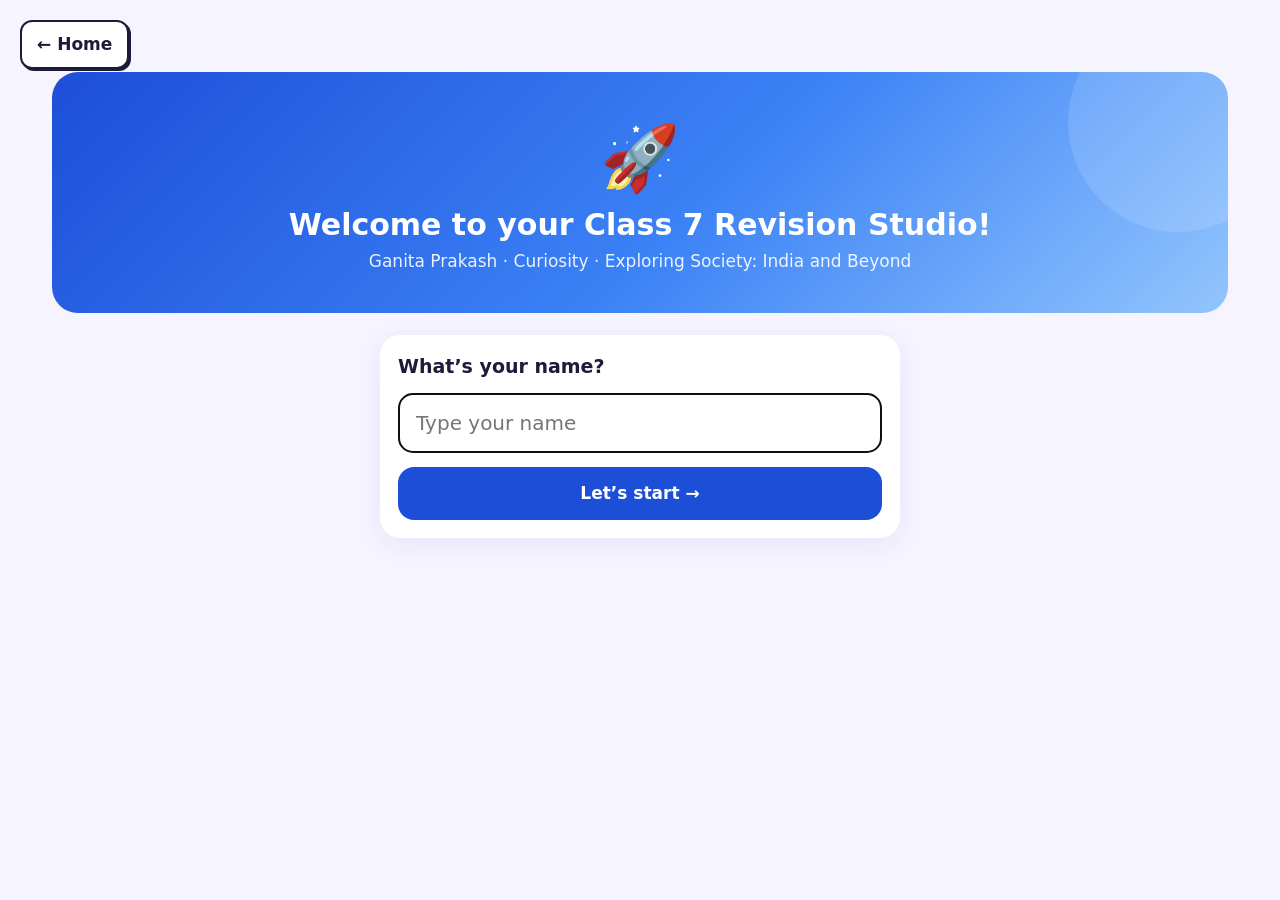
<file: class7.html>
<!DOCTYPE html>
<html lang="en">
<head>
<meta charset="utf-8">
<meta name="viewport" content="width=device-width, initial-scale=1, maximum-scale=1, user-scalable=no, viewport-fit=cover">
<meta name="apple-mobile-web-app-capable" content="yes">
<meta name="apple-mobile-web-app-status-bar-style" content="black-translucent">
<meta name="apple-mobile-web-app-title" content="Class 7">
<meta name="format-detection" content="telephone=no">
<link rel="apple-touch-icon" href="[data-uri]">
<link rel="icon" href="[data-uri]">
<meta name="mobile-web-app-capable" content="yes">
<meta name="theme-color" content="#1d4ed8">
<title>Class 7 Revision Studio</title>
<style>
:root{
  --bg:#f6f4ff; --card:#ffffff; --ink:#1e1b3a; --muted:#6b6890; --line:#e6e2f7;
  --brand:#1d4ed8; --brand2:#3b82f6; --good:#12a150; --goodbg:#e7f8ee; --bad:#e0384b; --badbg:#fdecee;
  --gold:#f5a524; --math:#4f46e5; --sci:#059669; --sst:#d97706;
  --r:20px; --shadow:0 6px 24px rgba(60,40,160,.08);
}
*{box-sizing:border-box;-webkit-tap-highlight-color:transparent}
html,body{margin:0;background:var(--bg);color:var(--ink);font-family:"Nunito","Segoe UI",system-ui,-apple-system,Roboto,"Helvetica Neue",Arial,sans-serif;font-size:17px;line-height:1.45}
body{min-height:100vh;padding-bottom:env(safe-area-inset-bottom)}
button{font:inherit;color:inherit;border:0;background:none;cursor:pointer}
html,body{width:100%;min-height:100%;overscroll-behavior-y:none}
.wrap{max-width:1240px;margin:0 auto;padding:calc(18px + env(safe-area-inset-top)) max(18px,env(safe-area-inset-right)) 120px max(18px,env(safe-area-inset-left))}
@media (min-width:1000px){.wrap{padding-left:32px;padding-right:32px}.g2.wide3{grid-template-columns:repeat(3,1fr)}}
.fsbtn{position:absolute;right:14px;top:14px;z-index:2;background:rgba(255,255,255,.22);color:#fff;border-radius:12px;padding:8px 12px;font-weight:800;font-size:14px}
.dtcard{border-radius:24px;padding:20px;background:linear-gradient(135deg,#1d4ed8,#6366f1);color:#fff;position:relative;overflow:hidden;margin-top:14px}
.dtcard h3{font-size:21px}
.dtcard .chs{display:grid;gap:8px;margin:12px 0 14px}
.dtcard .chs div{background:rgba(255,255,255,.16);border-radius:12px;padding:9px 12px;font-size:15px}
.dtcard .btn{background:#fff;color:#1d4ed8}
.bigbadge{font-size:96px;line-height:1;animation:pop .5s}
.shelf{display:flex;gap:10px;flex-wrap:wrap}
.shelf .b{flex:1;min-width:110px;text-align:center;background:#fff;border-radius:16px;padding:12px;box-shadow:var(--shadow)}
.shelf .b span{font-size:34px;display:block}
.shelf .b b{font-size:20px}
.cal{display:grid;grid-template-columns:repeat(7,1fr);gap:6px;margin-top:10px}
.cal div{background:#f1eefc;border-radius:12px;text-align:center;padding:6px 2px;font-size:11px;color:var(--muted)}
.cal div span{display:block;font-size:22px;height:28px}
.subres{display:flex;align-items:center;gap:12px;padding:12px 14px;border-radius:16px;background:#fff;box-shadow:var(--shadow)}
h1,h2,h3{margin:0;line-height:1.2}
.top{display:flex;align-items:center;gap:12px;margin-bottom:16px}
.back{width:46px;height:46px;border-radius:14px;background:var(--card);box-shadow:var(--shadow);font-size:22px;display:grid;place-items:center;flex:none}
.top h2{font-size:22px}
.top .sub{color:var(--muted);font-size:14px}
.card{background:var(--card);border-radius:var(--r);box-shadow:var(--shadow);padding:18px}
.grid{display:grid;gap:14px}
.g2{grid-template-columns:repeat(2,1fr)} .g3{grid-template-columns:repeat(3,1fr)}
@media (max-width:700px){.g3{grid-template-columns:1fr}.g2{grid-template-columns:1fr}}
.hero{background:linear-gradient(135deg,#5b4bdb,#8b5cf6 60%,#c084fc);color:#fff;border-radius:26px;padding:22px 22px 20px;position:relative;overflow:hidden}
.hero:after{content:"";position:absolute;right:-60px;top:-60px;width:220px;height:220px;border-radius:50%;background:rgba(255,255,255,.12)}
.hero .hi{font-size:15px;opacity:.9}
.hero h1{font-size:30px;margin:2px 0 6px}
.hero .date{font-size:14px;opacity:.85}
.stats{display:flex;gap:10px;margin-top:16px;flex-wrap:wrap;position:relative;z-index:1}
.stat{background:rgba(255,255,255,.18);border-radius:14px;padding:8px 12px;font-size:14px;backdrop-filter:blur(4px)}
.stat b{font-size:18px;display:block}
.moral{margin-top:14px;border-radius:22px;padding:18px 18px 16px;background:#fff8e6;border:2px solid #fde7b0;position:relative}
.moral .tag{font-size:12px;font-weight:800;letter-spacing:.08em;color:#b7791f;text-transform:uppercase}
.moral h3{font-size:20px;margin:6px 0 6px;color:#7a4b00}
.moral p{margin:0 0 10px;color:#5d4510}
.moral .task{background:#fff;border-radius:12px;padding:10px 12px;font-size:15px;color:#6b4e12;border:1px dashed #f0cf7a}
.moral .quote{font-style:italic;color:#8a6a24;font-size:15px;margin-top:10px}
.sec{margin:22px 4px 10px;display:flex;justify-content:space-between;align-items:end}
.sec h3{font-size:19px}
.sec span{color:var(--muted);font-size:14px}
.subj{display:flex;gap:14px;align-items:center;padding:16px;border-radius:22px;background:var(--card);box-shadow:var(--shadow);text-align:left;width:100%;border-left:7px solid var(--c)}
.subj .ic{width:56px;height:56px;border-radius:16px;display:grid;place-items:center;font-size:28px;background:color-mix(in srgb,var(--c) 14%,#fff);flex:none}
.subj .nm{font-weight:800;font-size:18px}
.subj .bk{color:var(--muted);font-size:13px}
.bar{height:9px;background:#eeeaf9;border-radius:9px;overflow:hidden;margin-top:8px}
.bar i{display:block;height:100%;background:var(--c,var(--brand));border-radius:9px;transition:width .6s}
.pct{font-weight:800;font-size:15px;color:var(--c)}
.action{display:flex;align-items:center;gap:14px;padding:16px;border-radius:20px;background:var(--card);box-shadow:var(--shadow);text-align:left;width:100%}
.action .ic{font-size:30px;width:54px;height:54px;border-radius:16px;display:grid;place-items:center;flex:none}
.action b{display:block;font-size:17px}
.action small{color:var(--muted);font-size:13.5px}
.chap{display:flex;align-items:center;gap:14px;padding:14px 16px;border-radius:18px;background:var(--card);box-shadow:var(--shadow);width:100%;text-align:left}
.ring{--p:0;--c:var(--brand);width:54px;height:54px;border-radius:50%;flex:none;display:grid;place-items:center;background:conic-gradient(var(--c) calc(var(--p)*1%),#eeeaf9 0);font-size:13px;font-weight:800}
.ring span{width:42px;height:42px;border-radius:50%;background:#fff;display:grid;place-items:center}
.chap .t{font-weight:700}
.chap .m{color:var(--muted);font-size:13px}
.stars{color:var(--gold);letter-spacing:1px}
.tabs{display:flex;gap:8px;overflow-x:auto;padding:4px 2px 10px;scrollbar-width:none}
.tab{padding:10px 16px;border-radius:999px;background:var(--card);box-shadow:var(--shadow);font-weight:700;white-space:nowrap;font-size:15px}
.tab.on{background:var(--c,var(--brand));color:#fff}
.btn{display:inline-flex;align-items:center;justify-content:center;gap:8px;padding:14px 20px;border-radius:16px;font-weight:800;background:var(--brand);color:#fff;font-size:17px;min-height:52px}
.btn.alt{background:#efeafd;color:var(--brand)}
.btn.block{width:100%}
.btn:disabled{opacity:.45}
.pill{display:inline-block;padding:3px 10px;border-radius:999px;font-size:12px;font-weight:800;background:#efeafd;color:var(--brand)}
.pill.x{background:#e3f6ff;color:#0369a1}
.pill.imp{background:#fff1d6;color:#b45309}
ul.clean{list-style:none;padding:0;margin:0}
.prio li{display:flex;gap:12px;padding:12px 0;border-bottom:1px solid var(--line)}
.prio li:last-child{border:0}
.prio .n{width:30px;height:30px;border-radius:10px;background:#efeafd;color:var(--brand);display:grid;place-items:center;font-weight:800;flex:none;font-size:14px}
.trap{border-radius:16px;padding:14px;background:#fff;box-shadow:var(--shadow);border-left:6px solid var(--bad)}
.trap .w{color:var(--bad);font-weight:700}
.trap .r{color:var(--good);font-weight:700;margin-top:6px}
.trap .k{margin-top:8px;font-size:14px;background:#f6f4ff;border-radius:10px;padding:8px 10px;color:var(--brand)}
.flash{min-height:150px;display:flex;flex-direction:column;justify-content:center;border-radius:20px;padding:20px;background:#fff;box-shadow:var(--shadow);text-align:left;width:100%}
.flash .q{font-weight:700;font-size:18px}
.flash .a{margin-top:12px;padding-top:12px;border-top:2px dashed var(--line);color:#14532d;display:none}
.flash.open .a{display:block}
.flash .hint{color:var(--muted);font-size:13px;margin-top:10px}
.flash.open .hint{display:none}
.selfmark{display:none;gap:8px;margin-top:12px}
.flash.open .selfmark{display:flex}
.selfmark button{flex:1;padding:10px;border-radius:12px;font-weight:800;font-size:14px}
/* quiz */
.qhead{display:flex;align-items:center;gap:12px;margin-bottom:14px}
.qprog{flex:1;height:12px;background:#e9e5fa;border-radius:12px;overflow:hidden}
.qprog i{display:block;height:100%;background:linear-gradient(90deg,var(--brand),var(--brand2));transition:width .4s}
.qcount{font-weight:800;color:var(--muted);font-size:15px;min-width:64px;text-align:right}
.timer{font-weight:800;color:var(--bad);font-variant-numeric:tabular-nums}
.qcard{background:#fff;border-radius:24px;box-shadow:var(--shadow);padding:22px}
.qcard .meta{display:flex;gap:6px;flex-wrap:wrap;margin-bottom:10px}
.qtext{font-size:21px;font-weight:700;line-height:1.4}
.ar{display:grid;gap:10px;margin-top:4px}
.ar div{background:#f6f4ff;border-radius:14px;padding:12px 14px;font-size:17px}
.ar b{color:var(--brand)}
.opts{display:grid;gap:12px;margin-top:18px}
.opt{display:flex;align-items:center;gap:14px;padding:15px 16px;border-radius:16px;border:2.5px solid var(--line);background:#fff;text-align:left;font-size:18px;min-height:58px;transition:transform .08s,border-color .2s,background .2s}
.opt:active{transform:scale(.98)}
.opt .l{width:34px;height:34px;border-radius:11px;background:#f1eefc;display:grid;place-items:center;font-weight:800;color:var(--brand);flex:none}
.opt.sel{border-color:var(--brand);background:#f3f0ff}
.opt.ok{border-color:var(--good);background:var(--goodbg)}
.opt.ok .l{background:var(--good);color:#fff}
.opt.no{border-color:var(--bad);background:var(--badbg)}
.opt.no .l{background:var(--bad);color:#fff}
.opt[disabled]{cursor:default}
.tfopts{grid-template-columns:1fr 1fr}
.tfopts .opt{justify-content:center;font-weight:800;font-size:20px}
.feedback{margin-top:16px;border-radius:16px;padding:14px 16px;display:none}
.feedback.show{display:block;animation:pop .25s}
.feedback.good{background:var(--goodbg);color:#0f5132}
.feedback.bad{background:var(--badbg);color:#7a1020}
.feedback b{font-size:18px}
.qfoot{position:sticky;bottom:0;padding:14px 0 calc(14px + env(safe-area-inset-bottom));background:linear-gradient(transparent,var(--bg) 30%)}
@keyframes pop{from{transform:scale(.96);opacity:0}to{transform:none;opacity:1}}
.res{text-align:center;padding:26px 18px}
.res .big{font-size:64px;font-weight:900;background:linear-gradient(135deg,var(--brand),#c026d3);-webkit-background-clip:text;background-clip:text;color:transparent}
.res .msg{font-size:20px;font-weight:800;margin:6px 0}
.rev{margin-top:12px;text-align:left}
.rev .item{padding:12px;border-radius:14px;background:#fff;box-shadow:var(--shadow);margin-bottom:10px;font-size:15px}
.rev .item .y{color:var(--bad)} .rev .item .c{color:var(--good);font-weight:700}
.nav{position:fixed;left:0;right:0;bottom:0;background:rgba(255,255,255,.96);backdrop-filter:blur(10px);border-top:1px solid var(--line);display:flex;justify-content:space-around;padding:8px 6px calc(8px + env(safe-area-inset-bottom));z-index:20}
.nav button{display:flex;flex-direction:column;align-items:center;font-size:12px;font-weight:700;color:var(--muted);padding:4px 10px;border-radius:12px;min-width:68px}
.nav button span{font-size:24px}
.nav button.on{color:var(--brand);background:#f1eefc}
.empty{text-align:center;color:var(--muted);padding:30px 10px}
.chips{display:flex;flex-wrap:wrap;gap:8px}
.chip{padding:10px 14px;border-radius:12px;background:#fff;border:2px solid var(--line);font-weight:700;font-size:15px}
.chip.on{border-color:var(--brand);background:#f1eefc;color:var(--brand)}
.kpi{text-align:center}
.kpi b{display:block;font-size:28px;color:var(--brand)}
.kpi small{color:var(--muted)}
.week{display:flex;gap:6px;justify-content:space-between;margin-top:8px}
.week div{flex:1;text-align:center;font-size:12px;color:var(--muted)}
.week i{display:block;height:70px;border-radius:10px;background:#eeeaf9;position:relative;overflow:hidden;margin-bottom:4px}
.week i em{position:absolute;bottom:0;left:0;right:0;background:linear-gradient(var(--brand2),var(--brand));border-radius:10px}
.toast{position:fixed;left:50%;top:18px;transform:translateX(-50%) translateY(-120px);background:#1e1b3a;color:#fff;padding:12px 18px;border-radius:14px;font-weight:700;z-index:50;transition:transform .35s;max-width:90vw;text-align:center}
.toast.show{transform:translateX(-50%) translateY(0)}
canvas#fx{position:fixed;inset:0;pointer-events:none;z-index:60}
.small{font-size:14px;color:var(--muted)}
.note{background:#eef7ff;border-radius:14px;padding:12px 14px;color:#0b4a6f;font-size:15px}
.mt{margin-top:14px}.mt2{margin-top:22px}
.row{display:flex;gap:10px;align-items:center;flex-wrap:wrap}
.spacer{flex:1}
.badge{display:inline-flex;align-items:center;gap:6px;background:#fff;border-radius:999px;padding:6px 12px;box-shadow:var(--shadow);font-weight:800;font-size:14px}
.note-card{background:#fff;border-radius:18px;box-shadow:var(--shadow);padding:16px 18px;border-top:5px solid var(--c)}
.note-card .nh{font-weight:800;font-size:17px;display:flex;align-items:center;gap:10px;margin-bottom:6px}
.note-card .nn{width:28px;height:28px;border-radius:9px;background:color-mix(in srgb,var(--c) 14%,#fff);color:var(--c);display:grid;place-items:center;font-size:14px;flex:none}
.note-card .nt{font-size:16.5px;line-height:1.55}
.dot{color:var(--brand);font-weight:900;margin:0 6px}
.blank{display:inline-block;min-width:90px;border-bottom:3px solid var(--brand);margin:0 4px;text-align:center}
.blank.filled{color:var(--good);border-color:var(--good);padding:0 6px}
.fcard{width:100%;min-height:340px;perspective:1200px;padding:0;display:block}
.fcard .fin{position:relative;width:100%;min-height:340px;transition:transform .5s;transform-style:preserve-3d}
.fcard.flip .fin{transform:rotateY(180deg)}
.fcard .ff,.fcard .fb{position:absolute;inset:0;backface-visibility:hidden;-webkit-backface-visibility:hidden;border-radius:26px;padding:26px;display:flex;flex-direction:column;justify-content:center;box-shadow:var(--shadow)}
.fcard .ff{background:linear-gradient(135deg,var(--c),color-mix(in srgb,var(--c) 60%,#c084fc));color:#fff;text-align:center}
.fcard .ff .small{color:rgba(255,255,255,.85)}
.fcard .ft{font-size:26px;font-weight:900;margin-top:12px}
.fcard .fb{background:#fff;transform:rotateY(180deg);font-size:18px;line-height:1.6;text-align:left}
</style>
</head>
<body>
<div id="app" class="wrap"></div>
  <button onclick="window.location.href='index.html'" style="position:fixed; top:20px; left:20px; z-index:9999; background:#fff; color:#1e1b3a; padding:10px 15px; border-radius:12px; font-weight:800; border:2px solid #1e1b3a; box-shadow:2px 2px 0 #1e1b3a; cursor:pointer; font-family:inherit;">← Home</button>
<nav class="nav" id="nav">
  <button data-go="home"><span>🏠</span>Home</button>
  <button data-go="dtest"><span>🏅</span>Daily Test</button>
  <button data-go="daily"><span>⚡</span>Daily 15</button>
  <button data-go="exam"><span>📝</span>Exam</button>
  <button data-go="mistakes"><span>📒</span>Mistakes</button>
  <button data-go="progress"><span>📈</span>Progress</button>
</nav>
<div class="toast" id="toast"></div>
<canvas id="fx"></canvas>
<script>
const DATA = {"subjects":[{"name":"Mathematics","book":"Ganita Prakash","icon":"➗","color":"#4f46e5","id":"math","chapters":[{"n":1,"t":"Large Numbers Around Us","intro":"Part I, Ch 1. Lakhs and crores, the Indian and international systems, reading, writing, comparing and estimating very large numbers.","prio":[{"t":"Indian vs international place-value systems","s":3},{"t":"Converting lakh/crore to million/billion","s":3},{"t":"Reading, writing and comparing large numbers","s":3},{"t":"Estimation and rounding","s":2}],"notes":[{"h":"Indian system","t":"Ones, tens, hundreds, thousands, ten thousands, lakhs, ten lakhs, crores, ten crores. Commas: 3,25,40,600."},{"h":"International system","t":"Ones … thousands, millions, billions. Commas every 3 digits: 32,540,600."},{"h":"Conversions","t":"1 lakh = 100 thousand · 10 lakh = 1 million · 1 crore = 10 million · 100 crore = 1 billion."},{"h":"Powers of ten","t":"10 × 10 = 100, and every step to the left in the place-value chart is ×10. 1 crore = 10,000,000 (7 zeros)."},{"h":"Comparing","t":"More digits → bigger. Same digits → compare from the leftmost place."},{"h":"Estimation","t":"Round to a convenient place: 4,87,93,120 ≈ 4.9 crore. Useful for populations, distances, budgets."}],"conc":[],"top":[],"prac":[],"comp":[],"case":[],"mock":[{"q":"Write 6,04,30,250 in words in the Indian system and with international commas.","a":"Six crore four lakh thirty thousand two hundred fifty; 60,430,250.","m":3},{"q":"India’s population is about 140 crore. Write it in billions.","a":"140 crore = 1.4 billion (100 crore = 1 billion).","m":2},{"q":"Arrange in descending order: 4,56,78,901; 45,67,890; 4,05,67,890.","a":"4,56,78,901 > 4,05,67,890 > 45,67,890.","m":2}],"rq":[],"traps":[{"m":"Thinking 1 crore = 1 million","c":"1 crore = 10 million; 1 million = 10 lakh.","t":"—"},{"m":"Placing Indian commas in threes","c":"Indian: first comma after 3 digits, then every 2.","t":"—"}],"qs":[{"id":"math1m0","k":"mcq","q":"1 crore =","o":["100 lakh","10 lakh","1,000 lakh","1 million"],"a":0,"e":"","sh":1},{"id":"math1m1","k":"mcq","q":"10 lakh =","o":["1 million","1 billion","1 crore","100 thousand"],"a":0,"e":"","sh":1},{"id":"math1m2","k":"mcq","q":"1 billion =","o":["100 crore","10 crore","1,000 crore","1 lakh"],"a":0,"e":"","sh":1},{"id":"math1m3","k":"mcq","q":"Number of zeros in 1 crore:","o":["7","5","6","8"],"a":0,"e":"10,000,000.","sh":1},{"id":"math1m4","k":"mcq","q":"3,05,07,000 in words:","o":["Three crore five lakh seven thousand","Thirty crore five lakh seven thousand","Three crore fifty lakh seven thousand","Three crore five thousand seven"],"a":0,"e":"","sh":1},{"id":"math1m5","k":"mcq","q":"45 million in the Indian system:","o":["4.5 crore","45 lakh","450 crore","45 crore"],"a":0,"e":"10 million = 1 crore.","sh":1},{"id":"math1m6","k":"mcq","q":"Greatest:","o":["9,99,999","1,00,00,000","99,99,999","10,00,000"],"a":0,"e":"1 crore has 8 digits.","sh":1},{"id":"math1m7","k":"mcq","q":"Place value of 7 in 2,73,45,108:","o":["70,00,000","7,00,000","7,000","70,000"],"a":0,"e":"Ten-lakhs place.","sh":1},{"id":"math1m8","k":"mcq","q":"25 crore =","o":["250 million","25 million","2.5 billion","2,500 million"],"a":0,"e":"1 crore = 10 million.","sh":1},{"id":"math1m9","k":"mcq","q":"Round 7,68,452 to the nearest lakh:","o":["8,00,000","7,00,000","7,70,000","7,68,000"],"a":0,"e":"Ten-thousands digit 6 ≥ 5.","sh":1},{"id":"math1t10","k":"tf","q":"1 million = 10 lakh.","a":0,"e":""},{"id":"math1t11","k":"tf","q":"1 crore is smaller than 1 million.","a":1,"e":"1 crore = 10 million."},{"id":"math1t12","k":"tf","q":"The international system groups digits in threes.","a":0,"e":""},{"id":"math1f13","k":"mcq","fill":1,"q":"1 billion = ___ crore.","o":["100","10","1,000","1"],"a":0,"e":"","sh":1},{"id":"math1f14","k":"mcq","fill":1,"q":"In the Indian system, the place after ten lakhs is ___.","o":["crore","million","billion","ten thousand"],"a":0,"e":"","sh":1},{"id":"math1f15","k":"mcq","fill":1,"q":"5 crore = ___ million.","o":["50","5","500","0.5"],"a":0,"e":"","sh":1}]},{"n":2,"t":"Arithmetic Expressions","intro":"Part I, Ch 2. Reading and evaluating expressions, terms, order of operations, brackets, and properties that make calculation easier.","prio":[{"t":"Order of operations (brackets, ×÷, +−)","s":3},{"t":"Terms of an expression","s":3},{"t":"Removing brackets and sign changes","s":3},{"t":"Swapping and grouping (commutative and associative)","s":2}],"notes":[{"h":"Expression","t":"A mathematical phrase like 25 − 4 × 3. It has a value."},{"h":"Order of operations","t":"Brackets first, then × and ÷ (left to right), then + and − (left to right). 25 − 4 × 3 = 25 − 12 = 13."},{"h":"Terms","t":"Parts of an expression separated by + (write subtraction as adding a negative): 12 − 5 + 3 has terms 12, −5, 3."},{"h":"Swapping and grouping","t":"Terms can be added in any order and grouped any way: 37 + 48 + 63 = (37 + 63) + 48 = 148."},{"h":"Brackets with a minus","t":"−(a + b) = −a − b. So 50 − (20 + 5) = 50 − 20 − 5 = 25."},{"h":"Distributive property","t":"a × (b + c) = a × b + a × c: 7 × 103 = 7 × 100 + 7 × 3 = 721."}],"conc":[],"top":[],"prac":[],"comp":[],"case":[],"mock":[{"q":"Find the value: 48 − 6 × 5 + (12 ÷ 4).","a":"48 − 30 + 3 = 21.","m":2},{"q":"Write an expression and find the cost: 5 notebooks at ₹38 each and 3 pens at ₹12 each.","a":"5 × 38 + 3 × 12 = 190 + 36 = ₹226.","m":3}],"rq":[],"traps":[{"m":"Doing operations strictly left to right ignoring × and ÷","c":"× and ÷ come before + and −.","t":"BODMAS-style order."},{"m":"Forgetting to change signs when removing −( )","c":"Every term inside changes sign.","t":"—"}],"qs":[{"id":"math2m0","k":"mcq","q":"Value of 20 − 3 × 4:","o":["8","68","17","12"],"a":0,"e":"Multiply first.","sh":1},{"id":"math2m1","k":"mcq","q":"Value of (20 − 3) × 4:","o":["68","8","80","23"],"a":0,"e":"Brackets first.","sh":1},{"id":"math2m2","k":"mcq","q":"Terms of 15 − 6 + 2:","o":["15, −6, 2","15, 6, 2","9, 2","15, −8"],"a":0,"e":"","sh":1},{"id":"math2m3","k":"mcq","q":"36 ÷ 4 × 3 =","o":["27","3","12","9"],"a":0,"e":"Left to right.","sh":1},{"id":"math2m4","k":"mcq","q":"100 − (30 + 20) =","o":["50","90","110","60"],"a":0,"e":"","sh":1},{"id":"math2m5","k":"mcq","q":"8 × 99 using distributive property:","o":["8 × 100 − 8 × 1 = 792","8 × 90 + 9 = 729","800 + 8 = 808","8 × 9 × 9 = 648"],"a":0,"e":"","sh":1},{"id":"math2m6","k":"mcq","q":"Which equals 45 + 27 + 55?","o":["127","117","137","128"],"a":0,"e":"(45 + 55) + 27.","sh":1},{"id":"math2m7","k":"mcq","q":"5 + 3 × (8 − 6) =","o":["11","16","13","10"],"a":0,"e":"","sh":1},{"id":"math2m8","k":"mcq","q":"−(12 − 5) =","o":["−12 + 5","−12 − 5","12 + 5","12 − 5"],"a":0,"e":"","sh":1},{"id":"math2m9","k":"mcq","q":"Expression for ‘4 times the sum of 6 and 9’:","o":["4 × (6 + 9)","4 × 6 + 9","4 + 6 × 9","(4 + 6) × 9"],"a":0,"e":"","sh":1},{"id":"math2t10","k":"tf","q":"In 30 − 10 + 5, we must add 10 + 5 first.","a":1,"e":"Left to right: 20 + 5 = 25."},{"id":"math2t11","k":"tf","q":"a × (b + c) = a × b + a × c.","a":0,"e":""},{"id":"math2t12","k":"tf","q":"Changing the order of terms changes the value of a sum.","a":1,"e":""},{"id":"math2f13","k":"mcq","fill":1,"q":"We solve ___ first in an expression.","o":["brackets","addition","subtraction","terms"],"a":0,"e":"","sh":1},{"id":"math2f14","k":"mcq","fill":1,"q":"−(7 + 3) = −7 ___ 3.","o":["−","+","×","÷"],"a":0,"e":"","sh":1},{"id":"math2f15","k":"mcq","fill":1,"q":"6 × 101 = 6 × 100 + 6 × ___.","o":["1","10","101","0"],"a":0,"e":"","sh":1}]},{"n":3,"t":"A Peek Beyond the Point","intro":"Part I, Ch 3. Decimals: tenths and hundredths, place value, comparing, converting units, adding and subtracting decimals.","prio":[{"t":"Tenths, hundredths, thousandths","s":3},{"t":"Comparing decimals","s":3},{"t":"Adding and subtracting decimals","s":3},{"t":"Decimals in measurement (cm, m, kg)","s":2}],"notes":[{"h":"Decimal places","t":"0.1 = one tenth (1/10) · 0.01 = one hundredth · 0.001 = one thousandth."},{"h":"Place value","t":"In 23.47: 2 tens, 3 ones, 4 tenths, 7 hundredths."},{"h":"Comparing","t":"Compare whole parts first, then tenths, then hundredths. 3.5 > 3.48 (5 tenths > 4 tenths). Extra zeros at the end don’t change value: 0.5 = 0.50."},{"h":"Adding/subtracting","t":"Line up the decimal points; fill empty places with 0. 7.5 − 2.36 = 7.50 − 2.36 = 5.14."},{"h":"Units","t":"1 cm = 10 mm → 4 mm = 0.4 cm · 1 m = 100 cm → 35 cm = 0.35 m · 1 kg = 1000 g → 250 g = 0.25 kg."},{"h":"Fractions to decimals","t":"1/2 = 0.5 · 1/4 = 0.25 · 3/4 = 0.75 · 1/5 = 0.2."}],"conc":[],"top":[],"prac":[],"comp":[],"case":[],"mock":[{"q":"Add ₹45.50, ₹120.75 and ₹8.05.","a":"₹174.30.","m":2},{"q":"Riya’s height is 1.42 m and Aman’s is 1.38 m. Who is taller and by how much (in cm)?","a":"Riya by 0.04 m = 4 cm.","m":2}],"rq":[],"traps":[{"m":"Thinking 0.58 > 0.6 because 58 > 6","c":"Compare tenths first: 6 tenths > 5 tenths.","t":"Add zeros to equalise places."},{"m":"Not aligning decimal points when adding","c":"Line up the points vertically.","t":"—"}],"qs":[{"id":"math3m0","k":"mcq","q":"0.7 =","o":["7/10","7/100","70/10","7"],"a":0,"e":"","sh":1},{"id":"math3m1","k":"mcq","q":"Which is greater: 0.6 or 0.58?","o":["0.6","0.58","Equal","Cannot say"],"a":0,"e":"0.60 > 0.58.","sh":1},{"id":"math3m2","k":"mcq","q":"3 hundredths =","o":["0.03","0.3","3.00","0.003"],"a":0,"e":"","sh":1},{"id":"math3m3","k":"mcq","q":"2.5 + 1.75 =","o":["4.25","3.80","4.30","3.25"],"a":0,"e":"2.50 + 1.75.","sh":1},{"id":"math3m4","k":"mcq","q":"6 − 2.4 =","o":["3.6","4.4","3.4","4.6"],"a":0,"e":"","sh":1},{"id":"math3m5","k":"mcq","q":"35 cm in metres:","o":["0.35 m","3.5 m","35 m","0.035 m"],"a":0,"e":"","sh":1},{"id":"math3m6","k":"mcq","q":"3/4 as a decimal:","o":["0.75","0.34","0.43","7.5"],"a":0,"e":"","sh":1},{"id":"math3m7","k":"mcq","q":"Place value of 8 in 12.48:","o":["8 hundredths","8 tenths","8 ones","8 thousandths"],"a":0,"e":"","sh":1},{"id":"math3m8","k":"mcq","q":"Arrange ascending: 0.5, 0.05, 0.55","o":["0.05, 0.5, 0.55","0.5, 0.05, 0.55","0.55, 0.5, 0.05","0.05, 0.55, 0.5"],"a":0,"e":"","sh":1},{"id":"math3m9","k":"mcq","q":"750 g in kg:","o":["0.75 kg","7.5 kg","0.075 kg","75 kg"],"a":0,"e":"","sh":1},{"id":"math3t10","k":"tf","q":"0.40 = 0.4.","a":0,"e":""},{"id":"math3t11","k":"tf","q":"0.09 > 0.1.","a":1,"e":"0.10 > 0.09."},{"id":"math3t12","k":"tf","q":"1 mm = 0.1 cm.","a":0,"e":""},{"id":"math3f13","k":"mcq","fill":1,"q":"0.25 = ___/100.","o":["25","2.5","250","1/4"],"a":0,"e":"","sh":1},{"id":"math3f14","k":"mcq","fill":1,"q":"1/5 = ___.","o":["0.2","0.5","0.15","5.0"],"a":0,"e":"","sh":1},{"id":"math3f15","k":"mcq","fill":1,"q":"5 mm = ___ cm.","o":["0.5","5","0.05","50"],"a":0,"e":"","sh":1}]},{"n":4,"t":"Expressions using Letter-Numbers","intro":"Part I, Ch 4. Using letters for numbers, forming algebraic expressions, like terms, simplifying and evaluating.","prio":[{"t":"Letter-numbers (variables) for unknown quantities","s":3},{"t":"Forming expressions from situations","s":3},{"t":"Like terms and simplifying","s":3},{"t":"Evaluating an expression for given values","s":3}],"notes":[{"h":"Letter-numbers","t":"Letters stand for numbers that can change: if a pen costs ₹p, 5 pens cost ₹5p."},{"h":"Writing rules","t":"5 × p is written 5p; p × 1 = p; ‘3 more than x’ = x + 3; ‘twice y’ = 2y."},{"h":"Terms and coefficients","t":"In 4a − 3b + 7: terms 4a, −3b, 7; coefficient of a is 4."},{"h":"Like terms","t":"Same letter part: 3x and 5x are like; 3x and 3y are unlike. Only like terms combine: 3x + 5x = 8x."},{"h":"Evaluating","t":"Replace the letter with its value: if n = 4, 3n + 2 = 3 × 4 + 2 = 14."},{"h":"Patterns","t":"Matchsticks for n squares in a row = 3n + 1."}],"conc":[],"top":[],"prac":[],"comp":[],"case":[],"mock":[{"q":"A taxi charges ₹50 plus ₹15 per km. Write an expression for d km and find the fare for 12 km.","a":"50 + 15d; 50 + 180 = ₹230.","m":3},{"q":"Simplify: 7x + 4y − 2x + y − 3.","a":"5x + 5y − 3.","m":2}],"rq":[],"traps":[{"m":"Adding unlike terms: 3x + 2y = 5xy","c":"Unlike terms can’t be combined.","t":"—"},{"m":"Writing 5k as k + 5","c":"5k means 5 × k.","t":"—"}],"qs":[{"id":"math4m0","k":"mcq","q":"‘7 more than m’ is:","o":["m + 7","7m","m − 7","7 − m"],"a":0,"e":"","sh":1},{"id":"math4m1","k":"mcq","q":"Cost of q books at ₹45 each:","o":["45q","45 + q","q − 45","45/q"],"a":0,"e":"","sh":1},{"id":"math4m2","k":"mcq","q":"3a + 4a =","o":["7a","7a²","12a","7"],"a":0,"e":"Like terms.","sh":1},{"id":"math4m3","k":"mcq","q":"Value of 2x + 5 when x = 3:","o":["11","10","25","16"],"a":0,"e":"","sh":1},{"id":"math4m4","k":"mcq","q":"Which are like terms?","o":["4m, −9m","4m, 4n","m, mn","3, 3m"],"a":0,"e":"","sh":1},{"id":"math4m5","k":"mcq","q":"Coefficient of y in 5x − 8y:","o":["−8","8","5","y"],"a":0,"e":"","sh":1},{"id":"math4m6","k":"mcq","q":"Simplify 6p − 2p + 3:","o":["4p + 3","7p","4p − 3","8p + 3"],"a":0,"e":"","sh":1},{"id":"math4m7","k":"mcq","q":"Perimeter of a square of side s:","o":["4s","s²","s + 4","2s"],"a":0,"e":"","sh":1},{"id":"math4m8","k":"mcq","q":"‘Twice the sum of a and b’:","o":["2(a + b)","2a + b","a + 2b","2ab"],"a":0,"e":"","sh":1},{"id":"math4m9","k":"mcq","q":"If n = 5, n × n − n =","o":["20","25","5","30"],"a":0,"e":"","sh":1},{"id":"math4t10","k":"tf","q":"2x and 2y are like terms.","a":1,"e":"Letters differ."},{"id":"math4t11","k":"tf","q":"a + a + a = 3a.","a":0,"e":""},{"id":"math4t12","k":"tf","q":"The value of an expression changes when the value of the letter changes.","a":0,"e":""},{"id":"math4f13","k":"mcq","fill":1,"q":"5 × k is written as ___.","o":["5k","k5","5 + k","k − 5"],"a":0,"e":"","sh":1},{"id":"math4f14","k":"mcq","fill":1,"q":"4b + 3b − b = ___.","o":["6b","8b","7b","6"],"a":0,"e":"","sh":1},{"id":"math4f15","k":"mcq","fill":1,"q":"If t = 2, then 10 − 3t = ___.","o":["4","7","16","26"],"a":0,"e":"","sh":1}]},{"n":5,"t":"Parallel and Intersecting Lines","intro":"Part I, Ch 5. Intersecting lines, vertically opposite angles, linear pairs, parallel lines and a transversal, and angle relationships.","prio":[{"t":"Linear pair and vertically opposite angles","s":3},{"t":"Transversal: corresponding, alternate, co-interior angles","s":3},{"t":"Checking if lines are parallel","s":3},{"t":"Finding unknown angles","s":3}],"notes":[{"h":"Intersecting lines","t":"Two lines crossing make 4 angles. Adjacent angles on a line add to 180° (linear pair)."},{"h":"Vertically opposite angles","t":"Angles opposite each other at the crossing are equal."},{"h":"Perpendicular lines","t":"Lines meeting at 90°."},{"h":"Parallel lines","t":"Lines in a plane that never meet; the distance between them stays the same."},{"h":"Transversal","t":"A line crossing two lines. With parallel lines: corresponding angles are equal, alternate interior angles are equal, co-interior (same-side interior) angles add up to 180°."},{"h":"Test for parallel","t":"If corresponding (or alternate) angles are equal, the lines are parallel."}],"conc":[],"top":[],"prac":[],"comp":[],"case":[],"mock":[{"q":"Two lines cross; one angle is 48°. Find the other three angles.","a":"48°, 132°, 48°, 132°.","m":2},{"q":"A transversal cuts two parallel lines. One corresponding angle is 72°. Find its co-interior angle.","a":"180° − 72° = 108°.","m":2}],"rq":[],"traps":[{"m":"Thinking co-interior angles are equal","c":"They add up to 180°.","t":"C for Co-interior, C for Complete 180."}],"qs":[{"id":"math5m0","k":"mcq","q":"Angles of a linear pair add up to:","o":["180°","90°","360°","100°"],"a":0,"e":"","sh":1},{"id":"math5m1","k":"mcq","q":"One angle at a crossing is 70°. Its vertically opposite angle is:","o":["70°","110°","20°","180°"],"a":0,"e":"","sh":1},{"id":"math5m2","k":"mcq","q":"One angle at a crossing is 70°. Its adjacent angle is:","o":["110°","70°","20°","290°"],"a":0,"e":"","sh":1},{"id":"math5m3","k":"mcq","q":"A line crossing two other lines is a:","o":["transversal","ray","segment","parallel"],"a":0,"e":"","sh":1},{"id":"math5m4","k":"mcq","q":"Parallel lines with a transversal: corresponding angles are:","o":["equal","supplementary","complementary","unrelated"],"a":0,"e":"","sh":1},{"id":"math5m5","k":"mcq","q":"Co-interior angles between parallel lines add to:","o":["180°","90°","360°","equal"],"a":0,"e":"","sh":1},{"id":"math5m6","k":"mcq","q":"Alternate interior angle of 65° (parallel lines):","o":["65°","115°","25°","130°"],"a":0,"e":"","sh":1},{"id":"math5m7","k":"mcq","q":"Two lines meeting at 90° are:","o":["perpendicular","parallel","curved","skew"],"a":0,"e":"","sh":1},{"id":"math5m8","k":"mcq","q":"Four angles at a crossing add up to:","o":["360°","180°","90°","270°"],"a":0,"e":"","sh":1},{"id":"math5m9","k":"mcq","q":"Co-interior angles are 3x and 2x (parallel lines). x =","o":["36°","30°","45°","60°"],"a":0,"e":"5x = 180.","sh":1},{"id":"math5t10","k":"tf","q":"Vertically opposite angles are always equal.","a":0,"e":""},{"id":"math5t11","k":"tf","q":"Parallel lines meet far away.","a":1,"e":"They never meet."},{"id":"math5t12","k":"tf","q":"If alternate angles are equal, the lines are parallel.","a":0,"e":""},{"id":"math5f13","k":"mcq","fill":1,"q":"If one angle of a linear pair is 125°, the other is ___.","o":["55°","125°","35°","235°"],"a":0,"e":"","sh":1},{"id":"math5f14","k":"mcq","fill":1,"q":"Lines that never meet are ___.","o":["parallel","intersecting","perpendicular","transversals"],"a":0,"e":"","sh":1},{"id":"math5f15","k":"mcq","fill":1,"q":"Co-interior angles between parallel lines are ___.","o":["supplementary","equal","complementary","zero"],"a":0,"e":"","sh":1}]},{"n":6,"t":"Number Play","intro":"Part I, Ch 6. Parity (even and odd), magic squares, Virahanka–Fibonacci numbers and number puzzles.","prio":[{"t":"Parity rules for sums and products","s":3},{"t":"Magic squares and magic sum","s":3},{"t":"Virahanka–Fibonacci sequence","s":3},{"t":"Number puzzles and cryptarithms","s":2}],"notes":[{"h":"Parity","t":"Even: divisible by 2 (2n). Odd: 2n + 1."},{"h":"Sum rules","t":"even + even = even · odd + odd = even · even + odd = odd. A sum of an odd count of odd numbers is odd."},{"h":"Product rules","t":"even × anything = even · odd × odd = odd."},{"h":"Magic square","t":"Every row, column and diagonal has the same sum. With 1 to 9: magic sum = 15, centre = 5."},{"h":"Virahanka–Fibonacci numbers","t":"1, 2, 3, 5, 8, 13, 21, 34, 55 … each = sum of the previous two. Virahanka described them centuries before Fibonacci."},{"h":"Cryptarithms","t":"Puzzles where letters stand for digits (e.g. AB + BA). Use parity and carrying to solve."}],"conc":[],"top":[],"prac":[],"comp":[],"case":[],"mock":[{"q":"Without adding, say whether 231 + 456 + 789 + 102 is even or odd.","a":"Odd + even + odd + even = even.","m":2},{"q":"Complete: the first 10 Virahanka numbers.","a":"1, 2, 3, 5, 8, 13, 21, 34, 55, 89.","m":2}],"rq":[],"traps":[{"m":"Thinking the sum of odd numbers is always odd","c":"Two odds make even; parity depends on how many odd numbers.","t":"—"}],"qs":[{"id":"math6m0","k":"mcq","q":"odd + odd =","o":["even","odd","zero","prime"],"a":0,"e":"","sh":1},{"id":"math6m1","k":"mcq","q":"odd × odd =","o":["odd","even","zero","cannot say"],"a":0,"e":"","sh":1},{"id":"math6m2","k":"mcq","q":"even × odd =","o":["even","odd","prime","one"],"a":0,"e":"","sh":1},{"id":"math6m3","k":"mcq","q":"Sum of 5 odd numbers is:","o":["odd","even","zero","cannot say"],"a":0,"e":"","sh":1},{"id":"math6m4","k":"mcq","q":"Magic sum of a 3×3 magic square using 1–9:","o":["15","9","45","18"],"a":0,"e":"45 ÷ 3.","sh":1},{"id":"math6m5","k":"mcq","q":"Centre of that magic square:","o":["5","1","9","4"],"a":0,"e":"","sh":1},{"id":"math6m6","k":"mcq","q":"Next Virahanka number: 13, 21, 34, ?","o":["55","47","68","42"],"a":0,"e":"21 + 34.","sh":1},{"id":"math6m7","k":"mcq","q":"Which is odd?","o":["1,23,457","2,468","10,000","9,998"],"a":0,"e":"","sh":1},{"id":"math6m8","k":"mcq","q":"Parity of 37 + 48 + 59:","o":["even","odd","zero","prime"],"a":0,"e":"odd + even + odd = even.","sh":1},{"id":"math6m9","k":"mcq","q":"The 10th Virahanka number (1, 2, 3, 5 …):","o":["89","55","144","76"],"a":0,"e":"","sh":1},{"id":"math6t10","k":"tf","q":"The product of two odd numbers is even.","a":1,"e":"It is odd."},{"id":"math6t11","k":"tf","q":"Every Virahanka number is the sum of the previous two.","a":0,"e":""},{"id":"math6t12","k":"tf","q":"In a 3×3 magic square with 1–9, the centre number is 5.","a":0,"e":""},{"id":"math6f13","k":"mcq","fill":1,"q":"even + odd = ___.","o":["odd","even","zero","prime"],"a":0,"e":"","sh":1},{"id":"math6f14","k":"mcq","fill":1,"q":"In 1, 2, 3, 5, 8, 13, the next number is ___.","o":["21","18","26","20"],"a":0,"e":"","sh":1},{"id":"math6f15","k":"mcq","fill":1,"q":"1 + 2 + … + 9 = ___.","o":["45","36","15","55"],"a":0,"e":"","sh":1}]},{"n":7,"t":"A Tale of Three Intersecting Lines","intro":"Part I, Ch 7. Triangles: types, angle sum, triangle inequality, exterior angles and constructing triangles.","prio":[{"t":"Angle sum property (180°)","s":3},{"t":"Triangle inequality","s":3},{"t":"Types of triangles by sides and angles","s":3},{"t":"Exterior angle property","s":2},{"t":"Constructing triangles","s":2}],"notes":[{"h":"Triangle","t":"Formed by three intersecting lines (line segments). 3 sides, 3 angles, 3 vertices."},{"h":"Angle sum","t":"The three angles of a triangle add up to 180°."},{"h":"Triangle inequality","t":"The sum of any two sides must be greater than the third: 3, 4, 8 cannot form a triangle (3 + 4 < 8)."},{"h":"By sides","t":"Equilateral (all equal, all angles 60°) · Isosceles (two equal sides, two equal angles) · Scalene (all different)."},{"h":"By angles","t":"Acute (all < 90°) · Right (one 90°) · Obtuse (one > 90°)."},{"h":"Exterior angle","t":"An exterior angle equals the sum of the two interior opposite angles."},{"h":"Construction","t":"Given three sides: draw the base, use compass arcs from both ends to find the third vertex."}],"conc":[],"top":[],"prac":[],"comp":[],"case":[],"mock":[{"q":"In △ABC, ∠A = 2x, ∠B = 3x, ∠C = 4x. Find all angles.","a":"9x = 180°, x = 20°: 40°, 60°, 80°.","m":3},{"q":"Can 6 cm, 7 cm and 14 cm form a triangle? Why?","a":"No, because 6 + 7 = 13 < 14.","m":2}],"rq":[],"traps":[{"m":"Checking only one pair of sides for triangle inequality","c":"Check that the two smaller sides add to more than the largest.","t":"—"}],"qs":[{"id":"math7m0","k":"mcq","q":"Angles of a triangle add up to:","o":["180°","360°","90°","270°"],"a":0,"e":"","sh":1},{"id":"math7m1","k":"mcq","q":"Two angles are 50° and 60°. Third angle:","o":["70°","80°","110°","90°"],"a":0,"e":"","sh":1},{"id":"math7m2","k":"mcq","q":"Which can form a triangle?","o":["5, 6, 8","2, 3, 6","1, 2, 3","4, 4, 9"],"a":0,"e":"","sh":1},{"id":"math7m3","k":"mcq","q":"Each angle of an equilateral triangle:","o":["60°","90°","45°","120°"],"a":0,"e":"","sh":1},{"id":"math7m4","k":"mcq","q":"A triangle with a 90° angle is:","o":["right-angled","obtuse","acute","equilateral"],"a":0,"e":"","sh":1},{"id":"math7m5","k":"mcq","q":"A triangle with two equal sides is:","o":["isosceles","scalene","equilateral","right always"],"a":0,"e":"","sh":1},{"id":"math7m6","k":"mcq","q":"Exterior angle when interior opposite angles are 40° and 75°:","o":["115°","65°","35°","140°"],"a":0,"e":"","sh":1},{"id":"math7m7","k":"mcq","q":"Can a triangle have two right angles?","o":["No","Yes","Only if isosceles","Only if equilateral"],"a":0,"e":"90 + 90 = 180 leaves 0.","sh":1},{"id":"math7m8","k":"mcq","q":"Isosceles triangle, vertex angle 40°. Each base angle:","o":["70°","40°","140°","50°"],"a":0,"e":"(180 − 40) ÷ 2.","sh":1},{"id":"math7m9","k":"mcq","q":"A triangle with sides 7, 8, 9 cm is:","o":["scalene","isosceles","equilateral","impossible"],"a":0,"e":"","sh":1},{"id":"math7t10","k":"tf","q":"A triangle can have an obtuse angle and a right angle.","a":1,"e":"That would exceed 180°."},{"id":"math7t11","k":"tf","q":"Sides 4, 5, 10 can form a triangle.","a":1,"e":"4 + 5 < 10."},{"id":"math7t12","k":"tf","q":"An equilateral triangle is also isosceles.","a":0,"e":""},{"id":"math7f13","k":"mcq","fill":1,"q":"The sum of any two sides of a triangle is ___ than the third.","o":["greater","smaller","equal","half"],"a":0,"e":"","sh":1},{"id":"math7f14","k":"mcq","fill":1,"q":"A triangle with all angles less than 90° is ___.","o":["acute","obtuse","right","straight"],"a":0,"e":"","sh":1},{"id":"math7f15","k":"mcq","fill":1,"q":"An exterior angle = sum of the two interior ___ angles.","o":["opposite","adjacent","right","equal"],"a":0,"e":"","sh":1}]},{"n":8,"t":"Working with Fractions","intro":"Part I, Ch 8. Multiplying fractions, ‘of’ as multiplication, reciprocals, dividing fractions and word problems.","prio":[{"t":"Multiplying fractions","s":3},{"t":"Fraction of a quantity","s":3},{"t":"Reciprocal and division of fractions","s":3},{"t":"Word problems","s":3}],"notes":[{"h":"Multiply","t":"(a/b) × (c/d) = (a × c)/(b × d). Simplify before multiplying if you can: 4/9 × 3/8 = 1/6."},{"h":"‘Of’ means multiply","t":"2/3 of 18 = 2/3 × 18 = 12."},{"h":"Product size","t":"Multiplying by a proper fraction (< 1) makes the number smaller; by an improper fraction (> 1) makes it bigger."},{"h":"Reciprocal","t":"Flip the fraction: reciprocal of 3/5 is 5/3; of 4 is 1/4. A number × its reciprocal = 1."},{"h":"Divide","t":"Divide = multiply by the reciprocal: 3/4 ÷ 1/2 = 3/4 × 2 = 3/2."},{"h":"Mixed numbers","t":"Convert to improper fractions first: 1 1/2 × 2/3 = 3/2 × 2/3 = 1."}],"conc":[],"top":[],"prac":[],"comp":[],"case":[],"mock":[{"q":"A tank holds 60 L. It is 3/4 full. 2/5 of this water is used. How much water was used?","a":"3/4 × 60 = 45 L; 2/5 × 45 = 18 L.","m":3},{"q":"How many 3/4 m pieces can be cut from a 9 m ribbon?","a":"9 ÷ 3/4 = 9 × 4/3 = 12 pieces.","m":2}],"rq":[],"traps":[{"m":"Dividing by flipping the first fraction","c":"Flip the second fraction (the divisor).","t":"Keep, Change, Flip."}],"qs":[{"id":"math8m0","k":"mcq","q":"2/3 × 3/4 =","o":["1/2","6/7","5/12","2/4 + 3"],"a":0,"e":"","sh":1},{"id":"math8m1","k":"mcq","q":"3/5 of 40 =","o":["24","8","15","30"],"a":0,"e":"","sh":1},{"id":"math8m2","k":"mcq","q":"Reciprocal of 7/9:","o":["9/7","7/9","−7/9","1/7"],"a":0,"e":"","sh":1},{"id":"math8m3","k":"mcq","q":"1/2 ÷ 1/4 =","o":["2","1/8","1/2","4"],"a":0,"e":"1/2 × 4.","sh":1},{"id":"math8m4","k":"mcq","q":"5 ÷ 1/3 =","o":["15","5/3","1/15","3/5"],"a":0,"e":"","sh":1},{"id":"math8m5","k":"mcq","q":"1 1/2 × 4 =","o":["6","4 1/2","5","8"],"a":0,"e":"3/2 × 4.","sh":1},{"id":"math8m6","k":"mcq","q":"Which product is less than 8?","o":["8 × 3/4","8 × 5/4","8 × 2","8 × 1"],"a":0,"e":"Multiply by a proper fraction.","sh":1},{"id":"math8m7","k":"mcq","q":"3/4 ÷ 3 =","o":["1/4","9/4","3/12 × 3","4/9"],"a":0,"e":"","sh":1},{"id":"math8m8","k":"mcq","q":"A number × its reciprocal =","o":["1","0","the number","2"],"a":0,"e":"","sh":1},{"id":"math8m9","k":"mcq","q":"2/5 × 15/8 =","o":["3/4","17/13","30/13","1/4"],"a":0,"e":"30/40.","sh":1},{"id":"math8t10","k":"tf","q":"Dividing by 1/2 is the same as multiplying by 2.","a":0,"e":""},{"id":"math8t11","k":"tf","q":"2/3 × 3/2 = 1.","a":0,"e":""},{"id":"math8t12","k":"tf","q":"The reciprocal of 1 is 0.","a":1,"e":"The reciprocal of 1 is 1."},{"id":"math8f13","k":"mcq","fill":1,"q":"Reciprocal of 6 is ___.","o":["1/6","6","−6","0"],"a":0,"e":"","sh":1},{"id":"math8f14","k":"mcq","fill":1,"q":"4/7 ÷ 2/7 = ___.","o":["2","8/49","1/2","6/7"],"a":0,"e":"","sh":1},{"id":"math8f15","k":"mcq","fill":1,"q":"1/4 of 1/2 = ___.","o":["1/8","1/6","2/4","3/4"],"a":0,"e":"","sh":1}]},{"n":9,"t":"Geometric Twins","intro":"Part II, Ch 1. Congruence of figures: same shape and size, congruent triangles and the SSS, SAS, ASA and RHS conditions.","prio":[{"t":"Meaning of congruence","s":3},{"t":"Congruence conditions SSS, SAS, ASA, RHS","s":3},{"t":"Corresponding parts of congruent triangles","s":3},{"t":"Why SSA and AAA don’t work","s":2}],"notes":[{"h":"Congruent figures","t":"Exactly the same shape and size — one fits exactly on the other (‘geometric twins’). Symbol: ≅."},{"h":"SSS","t":"Three sides of one triangle equal three sides of the other."},{"h":"SAS","t":"Two sides and the angle between them are equal."},{"h":"ASA","t":"Two angles and the side between them are equal."},{"h":"RHS","t":"In right triangles: hypotenuse and one side equal."},{"h":"Not enough","t":"AAA gives the same shape but maybe different size. SSA (angle not between sides) may give two different triangles."},{"h":"Corresponding parts","t":"In △ABC ≅ △PQR: A↔P, B↔Q, C↔R, so AB = PQ, ∠B = ∠Q etc. (CPCT)."}],"conc":[],"top":[],"prac":[],"comp":[],"case":[],"mock":[{"q":"State which rule proves congruence: AB = PQ, BC = QR, ∠B = ∠Q.","a":"SAS (included angle).","m":2},{"q":"Why is AAA not a congruence condition?","a":"Triangles with the same angles can have different sizes.","m":2}],"rq":[],"traps":[{"m":"Using SSA as a rule","c":"The angle must be between the two sides (SAS).","t":"—"}],"qs":[{"id":"math9m0","k":"mcq","q":"Congruent figures have the same:","o":["shape and size","shape only","size only","colour"],"a":0,"e":"","sh":1},{"id":"math9m1","k":"mcq","q":"Symbol for congruence:","o":["≅","=","~","≈"],"a":0,"e":"","sh":1},{"id":"math9m2","k":"mcq","q":"Three sides equal is the rule:","o":["SSS","SAS","ASA","RHS"],"a":0,"e":"","sh":1},{"id":"math9m3","k":"mcq","q":"Two sides and the included angle:","o":["SAS","SSS","ASA","SSA"],"a":0,"e":"","sh":1},{"id":"math9m4","k":"mcq","q":"Which is NOT a congruence rule?","o":["AAA","SSS","ASA","RHS"],"a":0,"e":"","sh":1},{"id":"math9m5","k":"mcq","q":"RHS applies to:","o":["right triangles","all triangles","equilateral only","circles"],"a":0,"e":"","sh":1},{"id":"math9m6","k":"mcq","q":"△ABC ≅ △XYZ. Side BC corresponds to:","o":["YZ","XY","XZ","ZX only if isosceles"],"a":0,"e":"","sh":1},{"id":"math9m7","k":"mcq","q":"Two squares of side 5 cm are:","o":["congruent","not congruent","similar but not congruent","cannot say"],"a":0,"e":"","sh":1},{"id":"math9m8","k":"mcq","q":"Two circles are congruent if they have equal:","o":["radii","centres","colours","areas only"],"a":0,"e":"","sh":1},{"id":"math9m9","k":"mcq","q":"Two angles and the side between them:","o":["ASA","SAS","SSS","RHS"],"a":0,"e":"","sh":1},{"id":"math9t10","k":"tf","q":"Two triangles with all angles equal must be congruent.","a":1,"e":"They could be different sizes."},{"id":"math9t11","k":"tf","q":"Congruent triangles have equal corresponding angles.","a":0,"e":""},{"id":"math9t12","k":"tf","q":"Two equilateral triangles of side 4 cm are congruent.","a":0,"e":"SSS."},{"id":"math9f13","k":"mcq","fill":1,"q":"In right triangles, the rule using hypotenuse is ___.","o":["RHS","SSS","AAA","SSA"],"a":0,"e":"","sh":1},{"id":"math9f14","k":"mcq","fill":1,"q":"‘Geometric twins’ are ___ figures.","o":["congruent","parallel","similar","opposite"],"a":0,"e":"","sh":1},{"id":"math9f15","k":"mcq","fill":1,"q":"If △PQR ≅ △LMN, then ∠Q = ∠___.","o":["M","L","N","P"],"a":0,"e":"","sh":1}]},{"n":10,"t":"Operations with Integers","intro":"Part II, Ch 2. Adding, subtracting, multiplying and dividing positive and negative integers and their properties.","prio":[{"t":"Sign rules for multiplication","s":3},{"t":"Sign rules for division","s":3},{"t":"Properties of operations on integers","s":2},{"t":"Word problems with integers","s":3}],"notes":[{"h":"Adding/subtracting","t":"Subtracting is adding the opposite: 5 − (−3) = 5 + 3 = 8."},{"h":"Multiplying","t":"(+) × (+) = + · (−) × (−) = + · (+) × (−) = − · (−) × (+) = −."},{"h":"Dividing","t":"Same rules: (−24) ÷ (−6) = 4; (−24) ÷ 6 = −4. Division by 0 is not defined."},{"h":"Many negatives","t":"Even number of negative factors → positive; odd number → negative."},{"h":"Properties","t":"Multiplication is commutative and associative; a × 0 = 0; a × 1 = a; a × (−1) = −a."},{"h":"Real life","t":"Temperature drops, depths, profit/loss, quiz marking with negative scores."}],"conc":[],"top":[],"prac":[],"comp":[],"case":[],"mock":[{"q":"In a quiz, +4 for correct and −2 for wrong. Riya gets 7 right and 5 wrong. Score?","a":"28 − 10 = 18.","m":2},{"q":"Evaluate: (−12) × 3 + (−40) ÷ (−8).","a":"−36 + 5 = −31.","m":2}],"rq":[],"traps":[{"m":"Thinking (−)×(−) is negative","c":"Two negatives make a positive.","t":"—"}],"qs":[{"id":"math10m0","k":"mcq","q":"(−6) × (−4) =","o":["24","−24","10","−10"],"a":0,"e":"","sh":1},{"id":"math10m1","k":"mcq","q":"(−7) × 5 =","o":["−35","35","−12","2"],"a":0,"e":"","sh":1},{"id":"math10m2","k":"mcq","q":"(−36) ÷ 9 =","o":["−4","4","−27","−45"],"a":0,"e":"","sh":1},{"id":"math10m3","k":"mcq","q":"(−48) ÷ (−8) =","o":["6","−6","40","−56"],"a":0,"e":"","sh":1},{"id":"math10m4","k":"mcq","q":"(−1) × (−1) × (−1) =","o":["−1","1","3","−3"],"a":0,"e":"Odd number of negatives.","sh":1},{"id":"math10m5","k":"mcq","q":"0 ÷ (−5) =","o":["0","−5","not defined","5"],"a":0,"e":"","sh":1},{"id":"math10m6","k":"mcq","q":"(−3)⁴ is:","o":["positive","negative","zero","undefined"],"a":0,"e":"Even number of negatives.","sh":1},{"id":"math10m7","k":"mcq","q":"Temperature falls 3°C per hour for 5 hours from 10°C. Final:","o":["−5°C","5°C","−15°C","25°C"],"a":0,"e":"10 − 15.","sh":1},{"id":"math10m8","k":"mcq","q":"−8 − (−3) =","o":["−5","−11","5","11"],"a":0,"e":"","sh":1},{"id":"math10m9","k":"mcq","q":"15 × (−1) =","o":["−15","15","0","1"],"a":0,"e":"","sh":1},{"id":"math10t10","k":"tf","q":"The product of two negative integers is negative.","a":1,"e":"It is positive."},{"id":"math10t11","k":"tf","q":"Division by zero is not defined.","a":0,"e":""},{"id":"math10t12","k":"tf","q":"(−5) × 0 = 0.","a":0,"e":""},{"id":"math10f13","k":"mcq","fill":1,"q":"(−9) × (−2) = ___.","o":["18","−18","−11","7"],"a":0,"e":"","sh":1},{"id":"math10f14","k":"mcq","fill":1,"q":"(−20) ÷ 4 = ___.","o":["−5","5","−80","16"],"a":0,"e":"","sh":1},{"id":"math10f15","k":"mcq","fill":1,"q":"An odd number of negative factors gives a ___ product.","o":["negative","positive","zero","even"],"a":0,"e":"","sh":1}]},{"n":11,"t":"Finding Common Ground","intro":"Part II, Ch 3. Factors and multiples, prime factorisation, HCF and LCM and their uses in real problems.","prio":[{"t":"Prime factorisation","s":3},{"t":"HCF by listing and by prime factors","s":3},{"t":"LCM by listing and by prime factors","s":3},{"t":"HCF × LCM = product of the two numbers","s":2},{"t":"Word problems: HCF vs LCM","s":3}],"notes":[{"h":"Prime factorisation","t":"Write a number as a product of primes: 72 = 2 × 2 × 2 × 3 × 3."},{"h":"HCF","t":"Highest Common Factor: biggest number that divides both. HCF of 12 and 18 = 6 (common primes 2 × 3)."},{"h":"LCM","t":"Lowest Common Multiple: smallest number both divide. LCM of 12 and 18 = 36 (highest powers: 2² × 3²)."},{"h":"Key fact","t":"For two numbers: HCF × LCM = product of the numbers. 6 × 36 = 12 × 18 = 216."},{"h":"Co-prime","t":"HCF = 1 (e.g. 8 and 15); then LCM = product."},{"h":"Which to use?","t":"‘Largest size/group that fits both’ → HCF. ‘When do they meet/happen together again’ → LCM."}],"conc":[],"top":[],"prac":[],"comp":[],"case":[],"mock":[{"q":"Find HCF and LCM of 48 and 60 by prime factorisation.","a":"48 = 2⁴ × 3; 60 = 2² × 3 × 5; HCF = 2² × 3 = 12; LCM = 2⁴ × 3 × 5 = 240.","m":3},{"q":"Two buses leave together, one every 15 min and one every 20 min. When will they next leave together?","a":"LCM = 60 min, after 1 hour.","m":2}],"rq":[],"traps":[{"m":"Using HCF for ‘when will they meet again’","c":"Meeting again → LCM.","t":"—"}],"qs":[{"id":"math11m0","k":"mcq","q":"Prime factorisation of 60:","o":["2 × 2 × 3 × 5","4 × 15","6 × 10","2 × 30"],"a":0,"e":"","sh":1},{"id":"math11m1","k":"mcq","q":"HCF of 24 and 36:","o":["12","6","72","4"],"a":0,"e":"","sh":1},{"id":"math11m2","k":"mcq","q":"LCM of 4 and 6:","o":["12","24","2","10"],"a":0,"e":"","sh":1},{"id":"math11m3","k":"mcq","q":"HCF of 15 and 28:","o":["1","3","7","5"],"a":0,"e":"Co-prime.","sh":1},{"id":"math11m4","k":"mcq","q":"LCM of 8 and 9:","o":["72","17","1","36"],"a":0,"e":"Co-prime.","sh":1},{"id":"math11m5","k":"mcq","q":"HCF = 4, numbers 12 and 16. LCM =","o":["48","192","64","24"],"a":0,"e":"12 × 16 ÷ 4.","sh":1},{"id":"math11m6","k":"mcq","q":"Bells ring every 6 and 8 minutes. Together again after:","o":["24 min","48 min","14 min","2 min"],"a":0,"e":"LCM.","sh":1},{"id":"math11m7","k":"mcq","q":"Largest tile size for a 24 m × 36 m floor (square tiles, whole metres):","o":["12 m","6 m","72 m","4 m"],"a":0,"e":"HCF.","sh":1},{"id":"math11m8","k":"mcq","q":"Which is always ≥ both numbers?","o":["LCM","HCF","their difference","1"],"a":0,"e":"","sh":1},{"id":"math11m9","k":"mcq","q":"HCF of two consecutive numbers:","o":["1","2","the smaller one","0"],"a":0,"e":"","sh":1},{"id":"math11t10","k":"tf","q":"HCF of two numbers is always smaller than or equal to both.","a":0,"e":""},{"id":"math11t11","k":"tf","q":"LCM of 5 and 10 is 50.","a":1,"e":"It is 10."},{"id":"math11t12","k":"tf","q":"HCF × LCM = product of the two numbers.","a":0,"e":""},{"id":"math11f13","k":"mcq","fill":1,"q":"HCF of 18 and 27 = ___.","o":["9","3","54","6"],"a":0,"e":"","sh":1},{"id":"math11f14","k":"mcq","fill":1,"q":"LCM of 6 and 10 = ___.","o":["30","60","2","16"],"a":0,"e":"","sh":1},{"id":"math11f15","k":"mcq","fill":1,"q":"Two numbers with HCF 1 are called ___.","o":["co-prime","twin primes","composite","equal"],"a":0,"e":"","sh":1}]},{"n":12,"t":"Another Peek Beyond the Point","intro":"Part II, Ch 4. Multiplying and dividing decimals, by 10, 100, 1000, and decimals in money and measurement.","prio":[{"t":"Multiplying decimals (count decimal places)","s":3},{"t":"Multiplying and dividing by 10, 100, 1000","s":3},{"t":"Dividing decimals","s":3},{"t":"Word problems with money and measurement","s":2}],"notes":[{"h":"Multiply by 10, 100, 1000","t":"Shift the decimal point right by 1, 2, 3 places: 3.45 × 100 = 345."},{"h":"Divide by 10, 100, 1000","t":"Shift left: 56.2 ÷ 100 = 0.562."},{"h":"Multiplying decimals","t":"Multiply as whole numbers, then put as many decimal places as both numbers together: 1.2 × 0.3 = 0.36."},{"h":"Dividing by a whole number","t":"Divide normally and keep the point in place: 7.2 ÷ 4 = 1.8."},{"h":"Dividing by a decimal","t":"Make the divisor a whole number: 1.5 ÷ 0.3 = 15 ÷ 3 = 5."}],"conc":[],"top":[],"prac":[],"comp":[],"case":[],"mock":[{"q":"A car runs 14.5 km on 1 litre. How far on 6.4 litres?","a":"14.5 × 6.4 = 92.8 km.","m":2},{"q":"A 12.6 m rope is cut into pieces of 0.7 m. How many pieces?","a":"12.6 ÷ 0.7 = 18 pieces.","m":2}],"rq":[],"traps":[{"m":"Forgetting to count decimal places in the product","c":"Total decimal places = places in both numbers.","t":"—"}],"qs":[{"id":"math12m0","k":"mcq","q":"2.5 × 10 =","o":["25","0.25","250","2.50"],"a":0,"e":"","sh":1},{"id":"math12m1","k":"mcq","q":"0.6 × 0.4 =","o":["0.24","2.4","0.024","24"],"a":0,"e":"","sh":1},{"id":"math12m2","k":"mcq","q":"4.8 ÷ 100 =","o":["0.048","0.48","480","48"],"a":0,"e":"","sh":1},{"id":"math12m3","k":"mcq","q":"7.5 ÷ 5 =","o":["1.5","15","0.15","2.5"],"a":0,"e":"","sh":1},{"id":"math12m4","k":"mcq","q":"1.2 ÷ 0.4 =","o":["3","0.3","30","4.8"],"a":0,"e":"","sh":1},{"id":"math12m5","k":"mcq","q":"3.14 × 1000 =","o":["3140","314","31.4","31400"],"a":0,"e":"","sh":1},{"id":"math12m6","k":"mcq","q":"Cost of 2.5 kg at ₹40 per kg:","o":["₹100","₹80","₹65","₹1000"],"a":0,"e":"","sh":1},{"id":"math12m7","k":"mcq","q":"0.5 × 0.5 =","o":["0.25","2.5","0.025","1"],"a":0,"e":"","sh":1},{"id":"math12m8","k":"mcq","q":"Each of 4 friends shares ₹90.40 equally:","o":["₹22.60","₹22.10","₹23.60","₹21.60"],"a":0,"e":"","sh":1},{"id":"math12m9","k":"mcq","q":"Number of decimal places in 0.12 × 0.3:","o":["3","2","1","4"],"a":0,"e":"","sh":1},{"id":"math12t10","k":"tf","q":"Multiplying by 0.5 halves a number.","a":0,"e":""},{"id":"math12t11","k":"tf","q":"2.3 × 100 = 23.","a":1,"e":"It is 230."},{"id":"math12t12","k":"tf","q":"Dividing by 0.1 makes a number 10 times bigger.","a":0,"e":""},{"id":"math12f13","k":"mcq","fill":1,"q":"0.07 × 100 = ___.","o":["7","0.7","70","0.007"],"a":0,"e":"","sh":1},{"id":"math12f14","k":"mcq","fill":1,"q":"9.6 ÷ 3 = ___.","o":["3.2","3.02","32","0.32"],"a":0,"e":"","sh":1},{"id":"math12f15","k":"mcq","fill":1,"q":"0.2 × 0.3 = ___.","o":["0.06","0.6","6","0.006"],"a":0,"e":"","sh":1}]},{"n":13,"t":"Connecting the Dots","intro":"Part II, Ch 5. Organising data and finding mean (average), median, mode and range; choosing the right measure.","prio":[{"t":"Mean (average)","s":3},{"t":"Median (middle value)","s":3},{"t":"Mode (most frequent)","s":3},{"t":"Range","s":2}],"notes":[{"h":"Mean","t":"Sum of all values ÷ number of values. Mean of 4, 6, 8 = 18 ÷ 3 = 6."},{"h":"Median","t":"Arrange in order; the middle value. For an even count, the mean of the two middle values: 3, 5, 7, 9 → (5 + 7) ÷ 2 = 6."},{"h":"Mode","t":"The value that occurs most often. 2, 3, 3, 5 → mode 3."},{"h":"Range","t":"Highest − lowest. Shows how spread out data is."},{"h":"Choosing","t":"An extreme value (outlier) changes the mean a lot but not the median."}],"conc":[],"top":[],"prac":[],"comp":[],"case":[],"mock":[{"q":"Runs scored: 45, 12, 78, 33, 12, 60. Find mean, median, mode and range.","a":"Mean 240 ÷ 6 = 40; median (33 + 45) ÷ 2 = 39; mode 12; range 78 − 12 = 66.","m":3}],"rq":[],"traps":[{"m":"Finding the median without arranging data in order","c":"Always sort first.","t":"—"}],"qs":[{"id":"math13m0","k":"mcq","q":"Mean of 5, 10, 15:","o":["10","15","30","5"],"a":0,"e":"","sh":1},{"id":"math13m1","k":"mcq","q":"Median of 3, 9, 4, 7, 1:","o":["4","7","9","3"],"a":0,"e":"Order: 1, 3, 4, 7, 9.","sh":1},{"id":"math13m2","k":"mcq","q":"Mode of 2, 4, 4, 5, 6, 4:","o":["4","5","2","6"],"a":0,"e":"","sh":1},{"id":"math13m3","k":"mcq","q":"Range of 12, 7, 25, 9:","o":["18","25","13","7"],"a":0,"e":"","sh":1},{"id":"math13m4","k":"mcq","q":"Median of 2, 4, 6, 8:","o":["5","4","6","20"],"a":0,"e":"","sh":1},{"id":"math13m5","k":"mcq","q":"Mean marks of 4 tests 60, 70, 80, 90:","o":["75","70","80","300"],"a":0,"e":"","sh":1},{"id":"math13m6","k":"mcq","q":"Which is affected most by one very large value?","o":["Mean","Median","Mode","None"],"a":0,"e":"","sh":1},{"id":"math13m7","k":"mcq","q":"Average of first 5 natural numbers:","o":["3","2.5","15","5"],"a":0,"e":"","sh":1},{"id":"math13m8","k":"mcq","q":"If the mean of 6 numbers is 10, their sum is:","o":["60","16","10","6"],"a":0,"e":"","sh":1},{"id":"math13m9","k":"mcq","q":"Best for ‘most popular shoe size’:","o":["Mode","Mean","Range","Median"],"a":0,"e":"","sh":1},{"id":"math13t10","k":"tf","q":"The median is always one of the data values.","a":1,"e":"With an even count it can be between two values."},{"id":"math13t11","k":"tf","q":"Mean = sum ÷ number of values.","a":0,"e":""},{"id":"math13t12","k":"tf","q":"Data can have more than one mode.","a":0,"e":""},{"id":"math13f13","k":"mcq","fill":1,"q":"Highest − lowest value is the ___.","o":["range","mode","median","mean"],"a":0,"e":"","sh":1},{"id":"math13f14","k":"mcq","fill":1,"q":"Mean of 2, 4, 6, 8, 10 = ___.","o":["6","5","30","8"],"a":0,"e":"","sh":1},{"id":"math13f15","k":"mcq","fill":1,"q":"The middle value of ordered data is the ___.","o":["median","mean","mode","range"],"a":0,"e":"","sh":1}]},{"n":14,"t":"Constructions and Tilings","intro":"Part II, Ch 6. Compass-and-ruler constructions (perpendicular bisector, angle bisector, angles), and tiling a plane with shapes.","prio":[{"t":"Perpendicular bisector of a segment","s":3},{"t":"Angle bisector; constructing 60°, 90°, 30°, 45°","s":3},{"t":"Which regular polygons tile the plane","s":3},{"t":"Interior angles and tiling at a point (360°)","s":2}],"notes":[{"h":"Perpendicular bisector","t":"Arcs of the same radius (more than half the segment) from both ends meet above and below; joining them cuts the segment into two equal halves at 90°."},{"h":"Angle bisector","t":"Divides an angle into two equal angles; made with arcs from the vertex and then from the arms."},{"h":"Special angles","t":"60° from an equilateral-triangle arc; bisect 60° → 30°; 90° from a perpendicular; bisect 90° → 45°."},{"h":"Tiling","t":"Covering a surface with shapes without gaps or overlaps. Angles meeting at a point must add to 360°."},{"h":"Regular tilings","t":"Only equilateral triangles (6 × 60°), squares (4 × 90°) and regular hexagons (3 × 120°) tile on their own. Regular pentagons (108°) leave gaps."},{"h":"Interior angles","t":"Triangle 60°, square 90°, pentagon 108°, hexagon 120°, octagon 135° (regular)."}],"conc":[],"top":[],"prac":[],"comp":[],"case":[],"mock":[{"q":"Why can’t regular pentagons tile a floor?","a":"Each angle is 108°; 3 × 108° = 324° < 360° and 4 × 108° > 360°, so gaps or overlaps occur.","m":3},{"q":"Write steps to construct a 90° angle and then a 45° angle.","a":"Draw a line, mark point, construct perpendicular with arcs (90°); bisect it to get 45°.","m":2}],"rq":[],"traps":[{"m":"Using arcs shorter than half the segment for the perpendicular bisector","c":"Radius must be more than half the segment so arcs meet.","t":"—"}],"qs":[{"id":"math14m0","k":"mcq","q":"A perpendicular bisector cuts a segment:","o":["into two equal parts at 90°","at any angle","into three parts","at 45°"],"a":0,"e":"","sh":1},{"id":"math14m1","k":"mcq","q":"Bisecting a 60° angle gives:","o":["30°","120°","20°","45°"],"a":0,"e":"","sh":1},{"id":"math14m2","k":"mcq","q":"Bisecting 90° gives:","o":["45°","30°","60°","180°"],"a":0,"e":"","sh":1},{"id":"math14m3","k":"mcq","q":"Which regular polygon does NOT tile the plane alone?","o":["Pentagon","Triangle","Square","Hexagon"],"a":0,"e":"","sh":1},{"id":"math14m4","k":"mcq","q":"Each interior angle of a regular hexagon:","o":["120°","108°","135°","90°"],"a":0,"e":"","sh":1},{"id":"math14m5","k":"mcq","q":"Angles around a point in a tiling add to:","o":["360°","180°","90°","270°"],"a":0,"e":"","sh":1},{"id":"math14m6","k":"mcq","q":"How many squares meet at a point in a square tiling?","o":["4","3","6","8"],"a":0,"e":"","sh":1},{"id":"math14m7","k":"mcq","q":"How many equilateral triangles meet at a point?","o":["6","3","4","5"],"a":0,"e":"","sh":1},{"id":"math14m8","k":"mcq","q":"Instrument used to draw arcs:","o":["compass","protractor","set square","divider only"],"a":0,"e":"","sh":1},{"id":"math14m9","k":"mcq","q":"Interior angle of a regular pentagon:","o":["108°","120°","90°","72°"],"a":0,"e":"","sh":1},{"id":"math14t10","k":"tf","q":"Regular hexagons can tile a floor without gaps.","a":0,"e":""},{"id":"math14t11","k":"tf","q":"Circles can tile a plane without gaps.","a":1,"e":""},{"id":"math14t12","k":"tf","q":"An angle bisector divides an angle into two equal parts.","a":0,"e":""},{"id":"math14f13","k":"mcq","fill":1,"q":"Three regular ___ meet at a point in a tiling.","o":["hexagons","squares","pentagons","triangles"],"a":0,"e":"","sh":1},{"id":"math14f14","k":"mcq","fill":1,"q":"Bisecting a 120° angle gives ___.","o":["60°","30°","240°","90°"],"a":0,"e":"","sh":1},{"id":"math14f15","k":"mcq","fill":1,"q":"Covering a surface without gaps or overlaps is ___.","o":["tiling","bisecting","rotating","tracing"],"a":0,"e":"","sh":1}]},{"n":15,"t":"Finding the Unknown","intro":"Part II, Ch 7. Simple linear equations: forming equations from situations and solving them by balancing or transposing.","prio":[{"t":"Forming equations from word problems","s":3},{"t":"Solving by balancing both sides","s":3},{"t":"Transposing terms","s":3},{"t":"Checking the solution","s":2}],"notes":[{"h":"Equation","t":"A statement that two expressions are equal: 2x + 3 = 11. The unknown makes it true."},{"h":"Balance idea","t":"Do the same operation on both sides to keep the balance: subtract 3 → 2x = 8; divide by 2 → x = 4."},{"h":"Transposing","t":"Move a term to the other side and change its operation: +3 becomes −3, ×2 becomes ÷2."},{"h":"Check","t":"Put the answer back: 2 × 4 + 3 = 11 ✓."},{"h":"Forming equations","t":"‘A number increased by 7 is 20’ → x + 7 = 20. ‘Thrice a number minus 4 is 11’ → 3x − 4 = 11."}],"conc":[],"top":[],"prac":[],"comp":[],"case":[],"mock":[{"q":"The perimeter of a rectangle is 50 cm and its length is 15 cm. Form an equation and find the breadth.","a":"2(15 + b) = 50 → 15 + b = 25 → b = 10 cm.","m":3},{"q":"Solve and check: 7x − 9 = 3x + 7.","a":"4x = 16, x = 4; check 28 − 9 = 19 = 12 + 7 ✓.","m":3}],"rq":[],"traps":[{"m":"Changing the side but not the sign/operation","c":"+ becomes −, × becomes ÷ when transposed.","t":"—"}],"qs":[{"id":"math15m0","k":"mcq","q":"Solve x + 9 = 15:","o":["x = 6","x = 24","x = 9","x = −6"],"a":0,"e":"","sh":1},{"id":"math15m1","k":"mcq","q":"Solve 4x = 28:","o":["x = 7","x = 24","x = 32","x = 112"],"a":0,"e":"","sh":1},{"id":"math15m2","k":"mcq","q":"Solve 3x − 5 = 16:","o":["x = 7","x = 11/3","x = 3","x = 21"],"a":0,"e":"","sh":1},{"id":"math15m3","k":"mcq","q":"Solve x/5 = 6:","o":["x = 30","x = 6/5","x = 11","x = 1"],"a":0,"e":"","sh":1},{"id":"math15m4","k":"mcq","q":"‘Twice a number plus 5 is 25’:","o":["2x + 5 = 25","2(x + 5) = 25","x + 5 = 25 × 2","5x + 2 = 25"],"a":0,"e":"","sh":1},{"id":"math15m5","k":"mcq","q":"Solve 2(x + 3) = 18:","o":["x = 6","x = 9","x = 7.5","x = 12"],"a":0,"e":"","sh":1},{"id":"math15m6","k":"mcq","q":"In 7 = x − 4, x =","o":["11","3","−3","28"],"a":0,"e":"","sh":1},{"id":"math15m7","k":"mcq","q":"Transposing +8 to the other side makes it:","o":["−8","+8","×8","÷8"],"a":0,"e":"","sh":1},{"id":"math15m8","k":"mcq","q":"Ages: Riya is 3 years older than Amit; sum 27. Amit’s age:","o":["12","15","13","24"],"a":0,"e":"x + x + 3 = 27.","sh":1},{"id":"math15m9","k":"mcq","q":"Solve 5x + 2 = 3x + 10:","o":["x = 4","x = 6","x = 2","x = 12"],"a":0,"e":"","sh":1},{"id":"math15t10","k":"tf","q":"x = 3 is a solution of 4x − 2 = 10.","a":0,"e":"12 − 2 = 10."},{"id":"math15t11","k":"tf","q":"Dividing only one side of an equation keeps it balanced.","a":1,"e":"Do it to both sides."},{"id":"math15t12","k":"tf","q":"An equation must have an equals sign.","a":0,"e":""},{"id":"math15f13","k":"mcq","fill":1,"q":"If x − 7 = 3, then x = ___.","o":["10","4","−4","21"],"a":0,"e":"","sh":1},{"id":"math15f14","k":"mcq","fill":1,"q":"If 6y = 42, then y = ___.","o":["7","36","48","252"],"a":0,"e":"","sh":1},{"id":"math15f15","k":"mcq","fill":1,"q":"Moving ×3 across the equals sign makes it ___.","o":["÷3","+3","−3","×3"],"a":0,"e":"","sh":1}]}]},{"name":"Science","book":"Curiosity","icon":"🔬","color":"#059669","id":"sci","chapters":[{"n":1,"t":"The Ever-Evolving World of Science","intro":"Introductory chapter: how science keeps growing through curiosity, questions, experiments and sharing ideas.","prio":[{"t":"Steps of scientific inquiry","s":3},{"t":"Science changes with new evidence","s":3},{"t":"Qualities of a scientist","s":2}],"notes":[{"h":"Science is evolving","t":"Scientific ideas improve when new observations and evidence come in."},{"h":"Inquiry cycle","t":"Observe → Ask a question → Make a hypothesis → Experiment → Analyse → Conclude → Share. Then new questions start!"},{"h":"Fair test","t":"Change only one variable at a time; keep the others the same."},{"h":"Qualities","t":"Curiosity, patience, honesty with data, teamwork, openness to correction."},{"h":"Science around us","t":"Cooking, weather forecasts, medicines, phones and farming all use science."}],"conc":[],"top":[],"prac":[],"comp":[],"case":[],"mock":[{"q":"Write the steps of the scientific method in order.","a":"Observe, question, hypothesis, experiment, analyse, conclude, share.","m":2}],"rq":[],"traps":[{"m":"Thinking science is a fixed set of facts","c":"Science keeps evolving with new evidence.","t":"—"}],"qs":[{"id":"sci1m0","k":"mcq","q":"A testable explanation is a:","o":["hypothesis","conclusion","fact","law of nature only"],"a":0,"e":"","sh":1},{"id":"sci1m1","k":"mcq","q":"Scientific ideas change when:","o":["new evidence is found","people get bored","someone shouts","they become old"],"a":0,"e":"","sh":1},{"id":"sci1m2","k":"mcq","q":"In a fair test we change:","o":["only one variable","all variables","nothing","two variables"],"a":0,"e":"","sh":1},{"id":"sci1m3","k":"mcq","q":"After concluding, scientists should:","o":["share results so others can check","hide results","change data","stop asking"],"a":0,"e":"","sh":1},{"id":"sci1m4","k":"mcq","q":"Which shows curiosity?","o":["Asking why the sky is blue","Ignoring changes","Copying answers","Avoiding questions"],"a":0,"e":"","sh":1},{"id":"sci1m5","k":"mcq","q":"Repeating an experiment makes results:","o":["more reliable","less reliable","wrong","unnecessary"],"a":0,"e":"","sh":1},{"id":"sci1t6","k":"tf","q":"Science is only done in big laboratories.","a":1,"e":"Science is all around us."},{"id":"sci1t7","k":"tf","q":"A wrong hypothesis can still help science.","a":0,"e":"We learn what is not true."},{"id":"sci1f8","k":"mcq","fill":1,"q":"Science grows through observation, questioning and ___.","o":["experimenting","guessing only","copying","memorising"],"a":0,"e":"","sh":1},{"id":"sci1f9","k":"mcq","fill":1,"q":"Keeping all conditions the same except one makes a ___ test.","o":["fair","fast","final","false"],"a":0,"e":"","sh":1},{"id":"sci1m10","k":"mcq","q":"The first step of scientific inquiry is to:","o":["observe","conclude","publish","guess the answer"],"a":0,"e":"","sh":1},{"id":"sci1m11","k":"mcq","q":"Recording what you see during an experiment gives:","o":["data","a hypothesis","a law","an opinion"],"a":0,"e":"","sh":1},{"id":"sci1m12","k":"mcq","q":"Indian scientist who won the Nobel Prize for the Raman Effect:","o":["C.V. Raman","A.P.J. Abdul Kalam","Homi Bhabha","Vikram Sarabhai"],"a":0,"e":"","sh":1},{"id":"sci1m13","k":"mcq","q":"A scientist should report results:","o":["honestly, even if unexpected","only if they match the guess","after changing them","never"],"a":0,"e":"","sh":1},{"id":"sci1t14","k":"tf","q":"Scientists never make mistakes.","a":1,"e":"Mistakes help them learn and improve."},{"id":"sci1t15","k":"tf","q":"Science helps in everyday activities like cooking.","a":0,"e":""},{"id":"sci1f16","k":"mcq","fill":1,"q":"An educated guess that can be tested is a ___.","o":["hypothesis","result","fact","theory only"],"a":0,"e":"","sh":1}]},{"n":2,"t":"Exploring Substances: Acidic, Basic, and Neutral","intro":"Acids, bases and neutral substances, natural and lab indicators, neutralisation and its uses in daily life.","prio":[{"t":"Properties and examples of acids and bases","s":3},{"t":"Indicators: litmus, turmeric, China rose, phenolphthalein","s":3},{"t":"Neutralisation and its everyday uses","s":3},{"t":"Acids in food (citric, acetic, lactic)","s":2}],"notes":[{"h":"Acids","t":"Sour; turn blue litmus red. Lemon/orange: citric acid · vinegar: acetic acid · curd: lactic acid · tamarind: tartaric acid · ant sting: formic acid."},{"h":"Bases","t":"Bitter, soapy to touch; turn red litmus blue. Baking soda, soap, lime water, milk of magnesia."},{"h":"Neutral","t":"Neither acid nor base; no change in litmus — pure water, sugar solution, common salt solution."},{"h":"Indicators","t":"Litmus (from lichens): acid → red, base → blue · Turmeric: base → red · China rose: acid → dark pink, base → green · Phenolphthalein: base → pink, acid → colourless."},{"h":"Neutralisation","t":"Acid + Base → Salt + Water (+ heat). Never taste unknown chemicals!"},{"h":"Uses","t":"Antacid (milk of magnesia) for acidity · baking soda on an ant sting · lime (quicklime/slaked lime) for acidic soil · organic matter for basic soil · factory waste neutralised before release."}],"conc":[],"top":[],"prac":[],"comp":[],"case":[],"mock":[{"q":"Why is baking soda applied on an ant bite?","a":"Ant sting has formic acid; baking soda (a base) neutralises it and reduces pain.","m":2},{"q":"Name three natural indicators and how they change in acids/bases.","a":"Litmus (red in acid, blue in base), turmeric (red in base), China rose (dark pink in acid, green in base).","m":3},{"q":"Why are factory wastes treated before being released into water?","a":"They may be acidic/basic and harm living things; they are neutralised first.","m":2}],"rq":[],"traps":[{"m":"Saying turmeric turns red in acids","c":"Turmeric turns red in bases; no change in acids.","t":"—"}],"qs":[{"id":"sci2m0","k":"mcq","q":"Lemon juice turns blue litmus:","o":["red","blue","green","yellow"],"a":0,"e":"Acid.","sh":1},{"id":"sci2m1","k":"mcq","q":"Soap solution turns red litmus:","o":["blue","red","pink","colourless"],"a":0,"e":"Base.","sh":1},{"id":"sci2m2","k":"mcq","q":"Turmeric turns red with:","o":["soap solution","vinegar","lemon juice","sugar water"],"a":0,"e":"Base.","sh":1},{"id":"sci2m3","k":"mcq","q":"Acid in curd:","o":["lactic acid","citric acid","acetic acid","formic acid"],"a":0,"e":"","sh":1},{"id":"sci2m4","k":"mcq","q":"Acid in vinegar:","o":["acetic acid","citric acid","lactic acid","tartaric acid"],"a":0,"e":"","sh":1},{"id":"sci2m5","k":"mcq","q":"Ant sting contains:","o":["formic acid","citric acid","lactic acid","oxalic acid"],"a":0,"e":"","sh":1},{"id":"sci2m6","k":"mcq","q":"Treatment for an ant sting:","o":["baking soda paste","vinegar","lemon juice","salt water"],"a":0,"e":"Neutralises the acid.","sh":1},{"id":"sci2m7","k":"mcq","q":"Acid + Base →","o":["salt + water","acid + water","base + salt","only water"],"a":0,"e":"","sh":1},{"id":"sci2m8","k":"mcq","q":"Phenolphthalein in a basic solution turns:","o":["pink","red","blue","green"],"a":0,"e":"","sh":1},{"id":"sci2m9","k":"mcq","q":"Acidic soil is treated with:","o":["quicklime or slaked lime","vinegar","lemon","sulphuric acid"],"a":0,"e":"","sh":1},{"id":"sci2m10","k":"mcq","q":"Which is neutral?","o":["Sugar solution","Vinegar","Soap water","Lime water"],"a":0,"e":"","sh":1},{"id":"sci2m11","k":"mcq","q":"China rose indicator in acid turns:","o":["dark pink (magenta)","green","blue","yellow"],"a":0,"e":"","sh":1},{"id":"sci2t12","k":"tf","q":"We should taste substances to check if they are acidic.","a":1,"e":"Never taste chemicals."},{"id":"sci2t13","k":"tf","q":"Litmus is obtained from lichens.","a":0,"e":""},{"id":"sci2t14","k":"tf","q":"Milk of magnesia is used to treat acidity.","a":0,"e":"It is a base."},{"id":"sci2f15","k":"mcq","fill":1,"q":"Bases turn red litmus ___.","o":["blue","red","green","white"],"a":0,"e":"","sh":1},{"id":"sci2f16","k":"mcq","fill":1,"q":"The process of acid and base reacting is called ___.","o":["neutralisation","evaporation","rusting","condensation"],"a":0,"e":"","sh":1},{"id":"sci2f17","k":"mcq","fill":1,"q":"Orange contains ___ acid.","o":["citric","acetic","formic","lactic"],"a":0,"e":"","sh":1}]},{"n":3,"t":"Electricity: Circuits and their Components","intro":"Electric cells and batteries, circuit symbols, open and closed circuits, switches, conductors and insulators, LEDs and safety.","prio":[{"t":"Electric cell terminals and battery","s":3},{"t":"Circuit symbols and diagrams","s":3},{"t":"Open vs closed circuit; switch","s":3},{"t":"Conductors and insulators","s":3},{"t":"LED and electrical safety","s":2}],"notes":[{"h":"Electric cell","t":"Has a positive (+) and a negative (−) terminal. In the symbol, the longer line is +. Two or more cells joined + to − make a battery."},{"h":"Closed circuit","t":"A complete path from + terminal through wires and devices back to −. Current flows; the bulb glows."},{"h":"Open circuit","t":"A break in the path (switch OFF or loose wire); no current flows."},{"h":"Switch","t":"Opens or closes a circuit. ON = closed, OFF = open."},{"h":"Bulb","t":"Its thin coiled filament glows when current passes. A broken (fused) filament gives an open circuit."},{"h":"Conductors and insulators","t":"Conductors let electricity pass (copper, aluminium, iron, graphite). Insulators do not (rubber, plastic, wood, glass)."},{"h":"LED","t":"Lights only one way: the longer leg goes to the + terminal."},{"h":"Safety","t":"Never touch switches with wet hands; never experiment with mains electricity; use cells only."}],"conc":[],"top":[],"prac":[],"comp":[],"case":[],"mock":[{"q":"What is a closed circuit? Draw/describe one with a cell, switch and bulb.","a":"A complete path: cell (+) → switch (closed) → bulb → back to cell (−); bulb glows.","m":3},{"q":"Why are electric wires covered with plastic?","a":"Plastic is an insulator; it prevents shocks and short circuits.","m":2}],"rq":[],"traps":[{"m":"Joining two cells + to + to make a battery","c":"Join + of one to − of the next.","t":"—"}],"qs":[{"id":"sci3m0","k":"mcq","q":"In a cell symbol, the longer line shows the:","o":["positive terminal","negative terminal","switch","bulb"],"a":0,"e":"","sh":1},{"id":"sci3m1","k":"mcq","q":"A combination of two or more cells is a:","o":["battery","circuit","switch","filament"],"a":0,"e":"","sh":1},{"id":"sci3m2","k":"mcq","q":"When the switch is ON, the circuit is:","o":["closed","open","broken","short"],"a":0,"e":"","sh":1},{"id":"sci3m3","k":"mcq","q":"Which is a conductor?","o":["Copper","Rubber","Plastic","Wood"],"a":0,"e":"","sh":1},{"id":"sci3m4","k":"mcq","q":"Which is an insulator?","o":["Plastic","Iron","Aluminium","Graphite"],"a":0,"e":"","sh":1},{"id":"sci3m5","k":"mcq","q":"The part of a bulb that glows:","o":["filament","glass","base","wire outside"],"a":0,"e":"","sh":1},{"id":"sci3m6","k":"mcq","q":"A bulb with a broken filament makes the circuit:","o":["open","closed","stronger","safer"],"a":0,"e":"","sh":1},{"id":"sci3m7","k":"mcq","q":"In an LED, the longer leg is connected to:","o":["positive terminal","negative terminal","switch only","either"],"a":0,"e":"","sh":1},{"id":"sci3m8","k":"mcq","q":"Electrician’s screwdriver handle is covered with:","o":["plastic or rubber","copper","iron","aluminium"],"a":0,"e":"Insulator for safety.","sh":1},{"id":"sci3m9","k":"mcq","q":"Electric current flows in a circuit only when it is:","o":["closed","open","wet","cold"],"a":0,"e":"","sh":1},{"id":"sci3m10","k":"mcq","q":"Pencil lead (graphite) is a:","o":["conductor","insulator","magnet","battery"],"a":0,"e":"","sh":1},{"id":"sci3m11","k":"mcq","q":"For safety, we should experiment only with:","o":["electric cells","mains supply","lightning","wet hands"],"a":0,"e":"","sh":1},{"id":"sci3t12","k":"tf","q":"Rubber is a good conductor of electricity.","a":1,"e":"Rubber is an insulator."},{"id":"sci3t13","k":"tf","q":"A switch can open or close a circuit.","a":0,"e":""},{"id":"sci3t14","k":"tf","q":"Current flows in an open circuit.","a":1,"e":"The path is broken."},{"id":"sci3f15","k":"mcq","fill":1,"q":"Materials that allow electricity to pass are ___.","o":["conductors","insulators","filaments","magnets"],"a":0,"e":"","sh":1},{"id":"sci3f16","k":"mcq","fill":1,"q":"The thin wire inside a bulb is the ___.","o":["filament","switch","terminal","cell"],"a":0,"e":"","sh":1},{"id":"sci3f17","k":"mcq","fill":1,"q":"An LED glows only when connected the ___ way.","o":["right","wrong","any","wet"],"a":0,"e":"","sh":1}]},{"n":4,"t":"The World of Metals and Non-metals","intro":"Physical and chemical properties of metals and non-metals, exceptions, rusting and its prevention, and their uses.","prio":[{"t":"Physical properties: lustre, malleability, ductility, conductivity, sonority","s":3},{"t":"Exceptions (mercury, bromine, iodine, graphite)","s":3},{"t":"Rusting: needs air and water; prevention","s":3},{"t":"Oxides: metal oxides basic, non-metal oxides acidic","s":3}],"notes":[{"h":"Metals","t":"Lustrous (shiny), malleable (beaten into sheets), ductile (drawn into wires), good conductors of heat and electricity, sonorous (ring when struck), usually hard."},{"h":"Non-metals","t":"Dull, brittle, poor conductors, not sonorous. Examples: carbon, sulphur, oxygen, nitrogen, phosphorus."},{"h":"Exceptions","t":"Mercury: liquid metal · Bromine: liquid non-metal · Iodine: shiny non-metal · Graphite (carbon): conducts electricity · Sodium and potassium: soft metals (cut with a knife)."},{"h":"Rusting","t":"Iron + oxygen + water → rust (iron oxide). Both air and moisture are needed."},{"h":"Preventing rust","t":"Painting, oiling/greasing, galvanisation (coating with zinc), making stainless steel."},{"h":"Oxides","t":"Metal oxides are basic (turn red litmus blue); non-metal oxides are acidic (turn blue litmus red)."},{"h":"Storage","t":"Sodium is kept in kerosene (reacts with air/water); white phosphorus is kept in water (catches fire in air)."},{"h":"Uses","t":"Copper and aluminium for wires; iron for tools; gold and silver for jewellery; oxygen for breathing; nitrogen in fertilisers."}],"conc":[],"top":[],"prac":[],"comp":[],"case":[],"mock":[{"q":"Write four differences between metals and non-metals.","a":"Metals: lustrous, malleable, ductile, good conductors, sonorous. Non-metals: dull, brittle, poor conductors, not sonorous.","m":3},{"q":"What is rusting? Give two ways to prevent it.","a":"Iron reacts with oxygen and moisture forming rust; prevent by painting/oiling or galvanisation.","m":3}],"rq":[],"traps":[{"m":"Thinking only air is needed for rust","c":"Both air (oxygen) and water are needed.","t":"—"}],"qs":[{"id":"sci4m0","k":"mcq","q":"Beating metal into thin sheets is:","o":["malleability","ductility","sonority","lustre"],"a":0,"e":"","sh":1},{"id":"sci4m1","k":"mcq","q":"Drawing metal into wires is:","o":["ductility","malleability","brittleness","rusting"],"a":0,"e":"","sh":1},{"id":"sci4m2","k":"mcq","q":"A metal that is liquid at room temperature:","o":["mercury","bromine","iron","sodium"],"a":0,"e":"","sh":1},{"id":"sci4m3","k":"mcq","q":"A non-metal that is liquid:","o":["bromine","mercury","iodine","sulphur"],"a":0,"e":"","sh":1},{"id":"sci4m4","k":"mcq","q":"A non-metal that conducts electricity:","o":["graphite","sulphur","iodine","phosphorus"],"a":0,"e":"","sh":1},{"id":"sci4m5","k":"mcq","q":"Rusting of iron needs:","o":["air and water","only air","only water","sunlight"],"a":0,"e":"","sh":1},{"id":"sci4m6","k":"mcq","q":"Coating iron with zinc is:","o":["galvanisation","rusting","neutralisation","painting only"],"a":0,"e":"","sh":1},{"id":"sci4m7","k":"mcq","q":"Sodium is stored in:","o":["kerosene","water","air","milk"],"a":0,"e":"","sh":1},{"id":"sci4m8","k":"mcq","q":"Metal oxides are generally:","o":["basic","acidic","neutral","sweet"],"a":0,"e":"","sh":1},{"id":"sci4m9","k":"mcq","q":"School bells are made of metal because metals are:","o":["sonorous","brittle","dull","insulators"],"a":0,"e":"","sh":1},{"id":"sci4m10","k":"mcq","q":"Which is brittle?","o":["Sulphur","Iron","Copper","Aluminium"],"a":0,"e":"","sh":1},{"id":"sci4m11","k":"mcq","q":"Electric wires are made of copper because it is:","o":["a good conductor and ductile","brittle","an insulator","non-metal"],"a":0,"e":"","sh":1},{"id":"sci4t12","k":"tf","q":"All metals are solids at room temperature.","a":1,"e":"Mercury is liquid."},{"id":"sci4t13","k":"tf","q":"Non-metals are generally poor conductors.","a":0,"e":""},{"id":"sci4t14","k":"tf","q":"Painting iron gates helps prevent rusting.","a":0,"e":""},{"id":"sci4f15","k":"mcq","fill":1,"q":"Iron + oxygen + water → ___.","o":["rust","steel","zinc","copper"],"a":0,"e":"","sh":1},{"id":"sci4f16","k":"mcq","fill":1,"q":"White phosphorus is stored in ___.","o":["water","kerosene","air","oil"],"a":0,"e":"","sh":1},{"id":"sci4f17","k":"mcq","fill":1,"q":"Non-metal oxides are ___ in nature.","o":["acidic","basic","neutral","metallic"],"a":0,"e":"","sh":1}]},{"n":5,"t":"Changes Around Us: Physical and Chemical","intro":"Physical and chemical changes, their signs, examples like rusting, burning and crystallisation, and simple reactions.","prio":[{"t":"Physical vs chemical change","s":3},{"t":"Signs of a chemical change","s":3},{"t":"Key reactions: Mg ribbon, baking soda + vinegar, CO₂ + lime water","s":3},{"t":"Crystallisation","s":2}],"notes":[{"h":"Physical change","t":"Only shape, size or state changes; no new substance; often reversible. Melting ice, tearing paper, dissolving salt."},{"h":"Chemical change","t":"A new substance forms; usually irreversible. Burning, rusting, cooking, curdling of milk, ripening of fruit."},{"h":"Signs of chemical change","t":"Colour change, gas given off, heat or light produced, sound, smell change, new substance."},{"h":"Burning magnesium","t":"Magnesium ribbon burns with a dazzling white light → magnesium oxide (white ash); its solution is basic."},{"h":"Vinegar + baking soda","t":"Fizzes and gives carbon dioxide; CO₂ turns lime water milky."},{"h":"Crystallisation","t":"Getting pure crystals from a solution (e.g. salt, copper sulphate) — a physical change."},{"h":"Both changes","t":"Burning a candle: wax melting is physical; wax burning is chemical."}],"conc":[],"top":[],"prac":[],"comp":[],"case":[],"mock":[{"q":"Give two differences between physical and chemical changes with examples.","a":"Physical: no new substance, often reversible (melting ice). Chemical: new substance, usually irreversible (burning paper).","m":3},{"q":"What happens when baking soda is added to vinegar? How can you test the gas?","a":"Fizzing, CO₂ is produced; it turns lime water milky.","m":2}],"rq":[],"traps":[{"m":"Calling dissolving a chemical change","c":"Dissolving is physical — salt can be recovered by evaporation.","t":"—"}],"qs":[{"id":"sci5m0","k":"mcq","q":"Which is a physical change?","o":["Melting of ice","Burning paper","Rusting","Cooking rice"],"a":0,"e":"","sh":1},{"id":"sci5m1","k":"mcq","q":"Which is a chemical change?","o":["Curdling of milk","Dissolving sugar","Tearing cloth","Freezing water"],"a":0,"e":"","sh":1},{"id":"sci5m2","k":"mcq","q":"Burning magnesium ribbon forms:","o":["magnesium oxide","magnesium water","carbon dioxide","rust"],"a":0,"e":"","sh":1},{"id":"sci5m3","k":"mcq","q":"Gas formed when vinegar reacts with baking soda:","o":["carbon dioxide","oxygen","hydrogen","nitrogen"],"a":0,"e":"","sh":1},{"id":"sci5m4","k":"mcq","q":"CO₂ turns lime water:","o":["milky","blue","red","green"],"a":0,"e":"","sh":1},{"id":"sci5m5","k":"mcq","q":"Getting pure crystals from a solution:","o":["crystallisation","evaporation only","rusting","galvanisation"],"a":0,"e":"","sh":1},{"id":"sci5m6","k":"mcq","q":"Which is NOT a sign of a chemical change?","o":["Change in shape only","Gas given off","Colour change","Heat produced"],"a":0,"e":"","sh":1},{"id":"sci5m7","k":"mcq","q":"Ripening of a mango is a:","o":["chemical change","physical change","reversible change","no change"],"a":0,"e":"","sh":1},{"id":"sci5m8","k":"mcq","q":"A candle burning shows:","o":["both physical and chemical changes","only physical change","only chemical change","no change"],"a":0,"e":"","sh":1},{"id":"sci5m9","k":"mcq","q":"Rusting is a:","o":["chemical change","physical change","reversible change","crystallisation"],"a":0,"e":"","sh":1},{"id":"sci5t10","k":"tf","q":"Physical changes form new substances.","a":1,"e":"No new substance forms."},{"id":"sci5t11","k":"tf","q":"Dissolving salt in water is a physical change.","a":0,"e":""},{"id":"sci5t12","k":"tf","q":"Cooking food is a chemical change.","a":0,"e":""},{"id":"sci5f13","k":"mcq","fill":1,"q":"A change in which a new substance forms is a ___ change.","o":["chemical","physical","seasonal","periodic"],"a":0,"e":"","sh":1},{"id":"sci5f14","k":"mcq","fill":1,"q":"Melting of wax is a ___ change.","o":["physical","chemical","permanent","biological"],"a":0,"e":"","sh":1},{"id":"sci5f15","k":"mcq","fill":1,"q":"Burning magnesium gives a ___ white light.","o":["dazzling","dim","green","blue"],"a":0,"e":"","sh":1}]},{"n":6,"t":"Adolescence: A Stage of Growth and Change","intro":"The changes of adolescence and puberty, the role of hormones, and keeping healthy through nutrition, hygiene, exercise and good choices.","prio":[{"t":"Adolescence and puberty: meaning and age","s":3},{"t":"Physical and emotional changes","s":3},{"t":"Hormones and endocrine glands","s":2},{"t":"Balanced diet, hygiene and healthy choices","s":3}],"notes":[{"h":"Adolescence","t":"The period of life roughly between 10 and 19 years, when the body and mind change from childhood towards adulthood."},{"h":"Puberty","t":"The beginning of adolescence when the body grows rapidly and changes; it happens at different times for different people — that is normal."},{"h":"Physical changes","t":"Sudden increase in height (growth spurt), voice changes, more sweat and oil glands (pimples possible), body shape changes."},{"h":"Hormones","t":"Chemical messengers released by endocrine glands (e.g. pituitary, thyroid) into the blood; they control growth and changes."},{"h":"Emotional changes","t":"Mood swings, wanting independence, new feelings — talk to trusted adults, family or teachers."},{"h":"Healthy habits","t":"Balanced diet with iron, protein and calcium; daily bath and clean clothes; exercise and enough sleep."},{"h":"Say no","t":"Avoid tobacco, alcohol and drugs; ask trusted adults for correct information instead of myths."}],"conc":[],"top":[],"prac":[],"comp":[],"case":[],"mock":[{"q":"Write three physical and two emotional changes during adolescence.","a":"Physical: growth spurt, voice change, more sweat/oil glands. Emotional: mood swings, need for independence.","m":3},{"q":"Why is personal hygiene important during adolescence?","a":"Sweat and oil glands become more active; regular bathing and clean clothes prevent body odour, pimples and infections.","m":2}],"rq":[],"traps":[{"m":"Believing myths instead of facts about growing up","c":"Ask parents, teachers or doctors for correct information.","t":"—"}],"qs":[{"id":"sci6m0","k":"mcq","q":"Adolescence is roughly the age group:","o":["10–19 years","1–5 years","30–40 years","60 years and above"],"a":0,"e":"","sh":1},{"id":"sci6m1","k":"mcq","q":"The beginning of adolescence when the body starts changing is:","o":["puberty","infancy","old age","childhood"],"a":0,"e":"","sh":1},{"id":"sci6m2","k":"mcq","q":"Chemical messengers that control growth are:","o":["hormones","enzymes only","vitamins","minerals"],"a":0,"e":"","sh":1},{"id":"sci6m3","k":"mcq","q":"Hormones are released by:","o":["endocrine glands","bones","teeth","hair"],"a":0,"e":"","sh":1},{"id":"sci6m4","k":"mcq","q":"A sudden increase in height in adolescence is the:","o":["growth spurt","growth stop","ageing","shrinking"],"a":0,"e":"","sh":1},{"id":"sci6m5","k":"mcq","q":"Which helps during adolescence?","o":["A balanced diet","Skipping meals","Junk food only","No sleep"],"a":0,"e":"","sh":1},{"id":"sci6m6","k":"mcq","q":"Iron in the diet helps to:","o":["make blood healthy","weaken bones","reduce height","cause pimples"],"a":0,"e":"","sh":1},{"id":"sci6m7","k":"mcq","q":"Pimples in teenagers are due to more active:","o":["oil (sebaceous) glands","teeth","lungs","bones"],"a":0,"e":"","sh":1},{"id":"sci6m8","k":"mcq","q":"If you feel confused about body changes, you should:","o":["talk to a trusted adult","hide it","believe rumours","ignore health"],"a":0,"e":"","sh":1},{"id":"sci6m9","k":"mcq","q":"Which is a healthy habit?","o":["Daily bathing and clean clothes","Smoking","Avoiding water","Sleeping very little"],"a":0,"e":"","sh":1},{"id":"sci6t10","k":"tf","q":"Puberty starts at exactly the same age for everyone.","a":1,"e":"It differs from person to person."},{"id":"sci6t11","k":"tf","q":"Hormones travel through the blood.","a":0,"e":""},{"id":"sci6t12","k":"tf","q":"Exercise and good sleep are important during adolescence.","a":0,"e":""},{"id":"sci6f13","k":"mcq","fill":1,"q":"Glands that release hormones are ___ glands.","o":["endocrine","sweat","salivary","tear"],"a":0,"e":"","sh":1},{"id":"sci6f14","k":"mcq","fill":1,"q":"Adolescents need foods rich in protein, calcium and ___.","o":["iron","sugar","oil","salt"],"a":0,"e":"","sh":1},{"id":"sci6f15","k":"mcq","fill":1,"q":"Mood swings are a normal ___ change in adolescence.","o":["emotional","seasonal","chemical","electrical"],"a":0,"e":"","sh":1}]},{"n":7,"t":"Heat Transfer in Nature","intro":"How heat moves by conduction, convection and radiation; conductors and insulators; sea and land breezes; and heat in daily life.","prio":[{"t":"Conduction, convection, radiation","s":3},{"t":"Conductors and insulators of heat","s":3},{"t":"Sea breeze and land breeze","s":3},{"t":"Colours and heat absorption","s":2}],"notes":[{"h":"Heat flows","t":"From a hotter object to a colder one."},{"h":"Conduction","t":"Heat moves through solids from particle to particle (a spoon in hot tea gets hot)."},{"h":"Convection","t":"Heat moves in liquids and gases by the movement of the heated material: warm water/air rises, cooler sinks."},{"h":"Radiation","t":"Heat travels without any medium, like the Sun’s heat reaching Earth through space."},{"h":"Conductors and insulators","t":"Metals are good conductors; wood, plastic, air, wool are insulators (poor conductors). Cooking pans have plastic/wooden handles."},{"h":"Breezes","t":"Day: land heats faster → warm air rises → cool air from sea comes in (sea breeze). Night: land cools faster → land breeze blows to the sea."},{"h":"Colours","t":"Dark surfaces absorb more heat; light colours reflect it. Wear light colours in summer, dark/woollen in winter."},{"h":"Woollens","t":"Wool traps air (a poor conductor), so woollen clothes keep us warm."}],"conc":[],"top":[],"prac":[],"comp":[],"case":[],"mock":[{"q":"Explain sea breeze and land breeze.","a":"Day: land heats faster, warm air rises, cooler sea air moves in (sea breeze). Night: land cools faster, air flows from land to sea (land breeze).","m":3},{"q":"Give one example each of conduction, convection and radiation.","a":"Spoon in hot tea; boiling water/rising hot air; sunlight warming us.","m":2}],"rq":[],"traps":[{"m":"Mixing up sea breeze direction","c":"Sea breeze = from sea to land (daytime).","t":"—"}],"qs":[{"id":"sci7m0","k":"mcq","q":"Heat from the Sun reaches Earth by:","o":["radiation","conduction","convection","insulation"],"a":0,"e":"","sh":1},{"id":"sci7m1","k":"mcq","q":"Heat moving along a metal spoon is:","o":["conduction","convection","radiation","evaporation"],"a":0,"e":"","sh":1},{"id":"sci7m2","k":"mcq","q":"Heating of water in a pan mainly happens by:","o":["convection","radiation only","conduction only","reflection"],"a":0,"e":"","sh":1},{"id":"sci7m3","k":"mcq","q":"During the day, the breeze blows from:","o":["sea to land","land to sea","mountain to sea","nowhere"],"a":0,"e":"","sh":1},{"id":"sci7m4","k":"mcq","q":"At night, the breeze blows from:","o":["land to sea","sea to land","sky to ground","east only"],"a":0,"e":"","sh":1},{"id":"sci7m5","k":"mcq","q":"Which is a good conductor of heat?","o":["Copper","Wood","Plastic","Wool"],"a":0,"e":"","sh":1},{"id":"sci7m6","k":"mcq","q":"In summer we prefer light-coloured clothes because they:","o":["reflect more heat","absorb more heat","are heavy","are woollen"],"a":0,"e":"","sh":1},{"id":"sci7m7","k":"mcq","q":"Woollen clothes keep us warm because wool:","o":["traps air, a poor conductor","produces heat","is a metal","conducts heat fast"],"a":0,"e":"","sh":1},{"id":"sci7m8","k":"mcq","q":"Handles of cooking pans are made of:","o":["plastic or wood","copper","iron","aluminium"],"a":0,"e":"","sh":1},{"id":"sci7m9","k":"mcq","q":"Heat always flows from:","o":["hotter to colder","colder to hotter","both ways equally","top to bottom only"],"a":0,"e":"","sh":1},{"id":"sci7m10","k":"mcq","q":"Which needs no medium?","o":["Radiation","Conduction","Convection","All three"],"a":0,"e":"","sh":1},{"id":"sci7m11","k":"mcq","q":"Warm air:","o":["rises","sinks","stays still","freezes"],"a":0,"e":"","sh":1},{"id":"sci7t12","k":"tf","q":"Air is a good conductor of heat.","a":1,"e":"Air is a poor conductor."},{"id":"sci7t13","k":"tf","q":"Dark clothes absorb more heat than white clothes.","a":0,"e":""},{"id":"sci7t14","k":"tf","q":"Convection happens in liquids and gases.","a":0,"e":""},{"id":"sci7f15","k":"mcq","fill":1,"q":"Transfer of heat in solids is called ___.","o":["conduction","convection","radiation","reflection"],"a":0,"e":"","sh":1},{"id":"sci7f16","k":"mcq","fill":1,"q":"A cool breeze from the sea in the day is a ___ breeze.","o":["sea","land","mountain","valley"],"a":0,"e":"","sh":1},{"id":"sci7f17","k":"mcq","fill":1,"q":"Materials that do not allow heat to pass easily are ___.","o":["insulators","conductors","metals","radiators"],"a":0,"e":"","sh":1}]},{"n":8,"t":"Measurement of Time and Motion","intro":"Measuring time with pendulums and clocks, units of time, speed, types of motion and distance–time graphs.","prio":[{"t":"Simple pendulum and time period","s":3},{"t":"Speed = distance ÷ time; units","s":3},{"t":"Uniform and non-uniform motion","s":3},{"t":"Distance–time graphs","s":2}],"notes":[{"h":"Measuring time","t":"Sundials, water clocks, hourglasses, pendulum clocks and digital clocks. SI unit of time: second (s)."},{"h":"Simple pendulum","t":"A bob hanging from a string. One oscillation = one complete to-and-fro swing. Time period = time for one oscillation; it depends on the length, not on the mass of the bob."},{"h":"Speed","t":"Distance covered per unit time. Speed = distance ÷ time. SI unit: m/s; also km/h. 1 km/h = 5/18 m/s."},{"h":"Types of motion","t":"Uniform: equal distances in equal time intervals (straight line). Non-uniform: unequal distances (a car in traffic)."},{"h":"Instruments","t":"Speedometer shows speed; odometer shows distance travelled."},{"h":"Graphs","t":"Distance–time graph of uniform motion is a straight line; steeper line = faster."}],"conc":[],"top":[],"prac":[],"comp":[],"case":[],"mock":[{"q":"A cyclist covers 9 km in 30 minutes. Find the speed in km/h and m/s.","a":"18 km/h = 5 m/s.","m":3},{"q":"What is the difference between uniform and non-uniform motion?","a":"Uniform: equal distance in equal time; non-uniform: unequal distances in equal times.","m":2}],"rq":[],"traps":[{"m":"Forgetting to convert minutes to hours","c":"30 min = 0.5 h before using km/h.","t":"—"}],"qs":[{"id":"sci8m0","k":"mcq","q":"SI unit of time:","o":["second","minute","hour","day"],"a":0,"e":"","sh":1},{"id":"sci8m1","k":"mcq","q":"SI unit of speed:","o":["m/s","km","m","s"],"a":0,"e":"","sh":1},{"id":"sci8m2","k":"mcq","q":"A car covers 120 km in 2 hours. Speed:","o":["60 km/h","240 km/h","120 km/h","30 km/h"],"a":0,"e":"","sh":1},{"id":"sci8m3","k":"mcq","q":"One complete to-and-fro swing of a pendulum is:","o":["an oscillation","a speed","a period of rest","a revolution"],"a":0,"e":"","sh":1},{"id":"sci8m4","k":"mcq","q":"Time period of a pendulum depends on its:","o":["length","colour","mass of bob","material of string"],"a":0,"e":"","sh":1},{"id":"sci8m5","k":"mcq","q":"Instrument showing distance travelled by a vehicle:","o":["odometer","speedometer","barometer","thermometer"],"a":0,"e":"","sh":1},{"id":"sci8m6","k":"mcq","q":"A train covering equal distances in equal times is in:","o":["uniform motion","non-uniform motion","rest","circular motion only"],"a":0,"e":"","sh":1},{"id":"sci8m7","k":"mcq","q":"Distance–time graph of uniform motion is a:","o":["straight line","zig-zag line","circle","curve only"],"a":0,"e":"","sh":1},{"id":"sci8m8","k":"mcq","q":"Speed of 36 km/h in m/s:","o":["10 m/s","36 m/s","3.6 m/s","100 m/s"],"a":0,"e":"36 × 5/18.","sh":1},{"id":"sci8m9","k":"mcq","q":"Distance = speed × ___","o":["time","mass","length","area"],"a":0,"e":"","sh":1},{"id":"sci8m10","k":"mcq","q":"A pendulum makes 20 oscillations in 40 s. Time period:","o":["2 s","20 s","0.5 s","40 s"],"a":0,"e":"","sh":1},{"id":"sci8m11","k":"mcq","q":"Which measured time using shadows?","o":["Sundial","Hourglass","Pendulum clock","Stopwatch"],"a":0,"e":"","sh":1},{"id":"sci8t12","k":"tf","q":"A heavier bob makes a pendulum swing faster.","a":1,"e":"Time period depends on length, not mass."},{"id":"sci8t13","k":"tf","q":"A car in heavy traffic has non-uniform motion.","a":0,"e":""},{"id":"sci8t14","k":"tf","q":"Speedometer shows the speed of a vehicle.","a":0,"e":""},{"id":"sci8f15","k":"mcq","fill":1,"q":"Speed = distance ÷ ___.","o":["time","mass","speed","area"],"a":0,"e":"","sh":1},{"id":"sci8f16","k":"mcq","fill":1,"q":"1 km/h = ___ m/s.","o":["5/18","18/5","1000","60"],"a":0,"e":"","sh":1},{"id":"sci8f17","k":"mcq","fill":1,"q":"A pendulum’s time period depends on its ___.","o":["length","weight","colour","shape"],"a":0,"e":"","sh":1}]},{"n":9,"t":"Life Processes in Animals","intro":"Nutrition and digestion in humans and other animals, and how animals breathe (respiration) in different ways.","prio":[{"t":"Steps of nutrition: ingestion → egestion","s":3},{"t":"Human digestive system and organs","s":3},{"t":"Breathing in humans; diaphragm and lungs","s":3},{"t":"Breathing organs of different animals","s":3}],"notes":[{"h":"Steps of nutrition","t":"Ingestion (taking food) → Digestion (breaking down) → Absorption (into blood) → Assimilation (use by body) → Egestion (removal of undigested waste)."},{"h":"Digestive canal","t":"Mouth → oesophagus (food pipe) → stomach → small intestine → large intestine → rectum → anus."},{"h":"Digestion","t":"Saliva starts digesting starch in the mouth. Stomach has acid and juices for proteins. Liver makes bile (for fats). Most digestion and absorption happen in the small intestine (villi increase surface area)."},{"h":"Amoeba","t":"Takes in food with false feet (pseudopodia) and digests it in a food vacuole."},{"h":"Breathing in humans","t":"Inhale: diaphragm moves down, chest expands, air goes into lungs. Exhale: diaphragm moves up, air goes out. We breathe in more oxygen, breathe out more carbon dioxide."},{"h":"Respiration","t":"Food (glucose) is broken down using oxygen to release energy."},{"h":"Other animals","t":"Fish – gills · Earthworm – moist skin · Cockroach/insects – spiracles and tracheae · Frog – lungs and skin."}],"conc":[],"top":[],"prac":[],"comp":[],"case":[],"mock":[{"q":"Write the five steps of nutrition in animals in order.","a":"Ingestion, digestion, absorption, assimilation, egestion.","m":2},{"q":"How do the following breathe: fish, earthworm, cockroach?","a":"Fish: gills; earthworm: moist skin; cockroach: spiracles and tracheae.","m":3}],"rq":[],"traps":[{"m":"Thinking digestion is complete in the stomach","c":"Most digestion happens in the small intestine.","t":"—"}],"qs":[{"id":"sci9m0","k":"mcq","q":"Taking food into the body is:","o":["ingestion","egestion","absorption","assimilation"],"a":0,"e":"","sh":1},{"id":"sci9m1","k":"mcq","q":"Removing undigested waste is:","o":["egestion","ingestion","digestion","assimilation"],"a":0,"e":"","sh":1},{"id":"sci9m2","k":"mcq","q":"Digestion of starch begins in the:","o":["mouth","stomach","large intestine","liver"],"a":0,"e":"","sh":1},{"id":"sci9m3","k":"mcq","q":"Most digestion and absorption happen in the:","o":["small intestine","large intestine","oesophagus","mouth"],"a":0,"e":"","sh":1},{"id":"sci9m4","k":"mcq","q":"Bile is made by the:","o":["liver","stomach","pancreas","heart"],"a":0,"e":"","sh":1},{"id":"sci9m5","k":"mcq","q":"Finger-like projections in the small intestine:","o":["villi","alveoli","pseudopodia","gills"],"a":0,"e":"","sh":1},{"id":"sci9m6","k":"mcq","q":"Amoeba catches food using:","o":["pseudopodia","teeth","gills","tongue"],"a":0,"e":"","sh":1},{"id":"sci9m7","k":"mcq","q":"Fish breathe through:","o":["gills","lungs","skin only","spiracles"],"a":0,"e":"","sh":1},{"id":"sci9m8","k":"mcq","q":"Earthworms breathe through their:","o":["moist skin","gills","lungs","mouth only"],"a":0,"e":"","sh":1},{"id":"sci9m9","k":"mcq","q":"Cockroaches breathe through:","o":["spiracles","gills","lungs","skin only"],"a":0,"e":"","sh":1},{"id":"sci9m10","k":"mcq","q":"When we inhale, the diaphragm moves:","o":["down","up","sideways","does not move"],"a":0,"e":"","sh":1},{"id":"sci9m11","k":"mcq","q":"Food pipe is another name for the:","o":["oesophagus","windpipe","small intestine","stomach"],"a":0,"e":"","sh":1},{"id":"sci9t12","k":"tf","q":"The large intestine absorbs mainly water and some salts.","a":0,"e":""},{"id":"sci9t13","k":"tf","q":"We breathe out more oxygen than we breathe in.","a":1,"e":"We breathe out more carbon dioxide."},{"id":"sci9t14","k":"tf","q":"Saliva helps digest starch.","a":0,"e":""},{"id":"sci9f15","k":"mcq","fill":1,"q":"The use of absorbed food by body cells is ___.","o":["assimilation","egestion","ingestion","exhalation"],"a":0,"e":"","sh":1},{"id":"sci9f16","k":"mcq","fill":1,"q":"Insects have small openings called ___ for breathing.","o":["spiracles","gills","villi","pores"],"a":0,"e":"","sh":1},{"id":"sci9f17","k":"mcq","fill":1,"q":"The muscular sheet below the lungs is the ___.","o":["diaphragm","liver","stomach","rib"],"a":0,"e":"","sh":1}]},{"n":10,"t":"Life Processes in Plants","intro":"Photosynthesis, the role of leaves and stomata, transport of water and food (xylem and phloem), transpiration and respiration in plants.","prio":[{"t":"Photosynthesis — needs and products","s":3},{"t":"Stomata and chlorophyll","s":3},{"t":"Xylem and phloem","s":3},{"t":"Transpiration and respiration in plants","s":2}],"notes":[{"h":"Photosynthesis","t":"Green plants make food (glucose) using carbon dioxide + water in the presence of sunlight and chlorophyll; oxygen is released."},{"h":"Leaves","t":"Food factories of the plant. Chlorophyll (green pigment) traps sunlight. Tiny pores called stomata let gases in and out."},{"h":"Starch test","t":"Glucose is stored as starch; a leaf turns blue-black with iodine if starch is present."},{"h":"Transport","t":"Xylem carries water and minerals from roots upwards. Phloem carries food from leaves to other parts."},{"h":"Transpiration","t":"Loss of water vapour through stomata; it cools the plant and helps pull water up."},{"h":"Respiration","t":"Plants also respire day and night, using oxygen and releasing carbon dioxide and energy."},{"h":"Other ways","t":"Some plants are parasites (Cuscuta) or insectivorous (pitcher plant) to get extra nutrients."}],"conc":[],"top":[],"prac":[],"comp":[],"case":[],"mock":[{"q":"Write the word equation for photosynthesis.","a":"Carbon dioxide + water → (sunlight, chlorophyll) → glucose + oxygen.","m":2},{"q":"Differentiate between xylem and phloem.","a":"Xylem carries water and minerals upward from roots; phloem carries food from leaves to all parts.","m":2}],"rq":[],"traps":[{"m":"Thinking plants don’t respire","c":"All living cells respire, including plant cells.","t":"—"}],"qs":[{"id":"sci10m0","k":"mcq","q":"Green plants make food by:","o":["photosynthesis","respiration","digestion","transpiration"],"a":0,"e":"","sh":1},{"id":"sci10m1","k":"mcq","q":"The green pigment in leaves:","o":["chlorophyll","haemoglobin","stomata","xylem"],"a":0,"e":"","sh":1},{"id":"sci10m2","k":"mcq","q":"Gas taken in for photosynthesis:","o":["carbon dioxide","oxygen","nitrogen","hydrogen"],"a":0,"e":"","sh":1},{"id":"sci10m3","k":"mcq","q":"Gas released during photosynthesis:","o":["oxygen","carbon dioxide","nitrogen","ammonia"],"a":0,"e":"","sh":1},{"id":"sci10m4","k":"mcq","q":"Tiny pores on leaves are:","o":["stomata","villi","spiracles","xylem"],"a":0,"e":"","sh":1},{"id":"sci10m5","k":"mcq","q":"Water moves up from roots through:","o":["xylem","phloem","stomata","chlorophyll"],"a":0,"e":"","sh":1},{"id":"sci10m6","k":"mcq","q":"Food is carried to all parts by:","o":["phloem","xylem","roots","stomata"],"a":0,"e":"","sh":1},{"id":"sci10m7","k":"mcq","q":"Loss of water vapour from leaves is:","o":["transpiration","respiration","condensation","absorption"],"a":0,"e":"","sh":1},{"id":"sci10m8","k":"mcq","q":"Iodine test on a leaf shows the presence of:","o":["starch","protein","fat","vitamin C"],"a":0,"e":"","sh":1},{"id":"sci10m9","k":"mcq","q":"Plants respire:","o":["day and night","only at night","only in the day","never"],"a":0,"e":"","sh":1},{"id":"sci10m10","k":"mcq","q":"Pitcher plant is an example of:","o":["insectivorous plant","parasite","alga","fungus"],"a":0,"e":"","sh":1},{"id":"sci10m11","k":"mcq","q":"Photosynthesis needs:","o":["sunlight, CO₂, water and chlorophyll","only water","only soil","darkness"],"a":0,"e":"","sh":1},{"id":"sci10t12","k":"tf","q":"Plants respire only at night.","a":1,"e":"They respire all the time."},{"id":"sci10t13","k":"tf","q":"Xylem carries water and minerals.","a":0,"e":""},{"id":"sci10t14","k":"tf","q":"Oxygen is a by-product of photosynthesis.","a":0,"e":""},{"id":"sci10f15","k":"mcq","fill":1,"q":"Food made by leaves is stored as ___.","o":["starch","protein","fat","salt"],"a":0,"e":"","sh":1},{"id":"sci10f16","k":"mcq","fill":1,"q":"The ___ carry food from leaves to other parts.","o":["phloem","xylem","stomata","roots"],"a":0,"e":"","sh":1},{"id":"sci10f17","k":"mcq","fill":1,"q":"Leaves are called the ___ factories of plants.","o":["food","water","oxygen","seed"],"a":0,"e":"","sh":1}]},{"n":11,"t":"Light: Shadows and Reflections","intro":"Luminous and non-luminous objects, transparent, translucent and opaque materials, shadows, pinhole camera and reflection in plane and curved mirrors.","prio":[{"t":"Luminous vs non-luminous; transparent/translucent/opaque","s":3},{"t":"Shadows and the pinhole camera","s":3},{"t":"Image in a plane mirror (lateral inversion)","s":3},{"t":"Concave and convex mirrors and their uses","s":2}],"notes":[{"h":"Light sources","t":"Luminous objects give their own light (Sun, bulb). Non-luminous objects reflect light (Moon, book)."},{"h":"Materials","t":"Transparent: light passes fully (glass) · Translucent: partly (butter paper) · Opaque: not at all (wood)."},{"h":"Shadows","t":"Formed when an opaque object blocks light. Light travels in a straight line (rectilinear propagation). A shadow is always dark, whatever the object’s colour."},{"h":"Pinhole camera","t":"Forms an inverted (upside-down) image — proof that light travels in straight lines."},{"h":"Reflection","t":"Light bouncing off a surface. Angle of incidence = angle of reflection."},{"h":"Plane mirror image","t":"Erect, same size, as far behind the mirror as the object is in front, and laterally inverted (left appears right). That’s why ‘AMBULANCE’ is written reversed."},{"h":"Curved mirrors","t":"Concave (curved inwards): enlarged image when close — used by dentists, in torches and shaving mirrors. Convex (curved outwards): smaller, wider view — used as rear-view mirrors."}],"conc":[],"top":[],"prac":[],"comp":[],"case":[],"mock":[{"q":"List four characteristics of an image formed by a plane mirror.","a":"Erect, same size, laterally inverted, as far behind as the object is in front (virtual).","m":3},{"q":"Why is ‘AMBULANCE’ written in reverse on ambulances?","a":"Drivers ahead see it in their rear-view mirror, where lateral inversion makes it read correctly.","m":2}],"rq":[],"traps":[{"m":"Saying shadows have colour","c":"Shadows are dark regions where light is blocked.","t":"—"}],"qs":[{"id":"sci11m0","k":"mcq","q":"Which is luminous?","o":["The Sun","The Moon","A mirror","A book"],"a":0,"e":"","sh":1},{"id":"sci11m1","k":"mcq","q":"Butter paper is:","o":["translucent","transparent","opaque","luminous"],"a":0,"e":"","sh":1},{"id":"sci11m2","k":"mcq","q":"A shadow is formed by:","o":["opaque objects","transparent objects","luminous objects only","air"],"a":0,"e":"","sh":1},{"id":"sci11m3","k":"mcq","q":"Image in a pinhole camera is:","o":["inverted","erect","enlarged always","coloured opposite"],"a":0,"e":"","sh":1},{"id":"sci11m4","k":"mcq","q":"Image in a plane mirror is:","o":["erect and same size","inverted","smaller","larger"],"a":0,"e":"","sh":1},{"id":"sci11m5","k":"mcq","q":"Left appearing as right in a mirror is:","o":["lateral inversion","refraction","shadow","dispersion"],"a":0,"e":"","sh":1},{"id":"sci11m6","k":"mcq","q":"Rear-view mirrors in vehicles are:","o":["convex","concave","plane","none"],"a":0,"e":"","sh":1},{"id":"sci11m7","k":"mcq","q":"Dentists use:","o":["concave mirrors","convex mirrors","plane glass","pinholes"],"a":0,"e":"","sh":1},{"id":"sci11m8","k":"mcq","q":"Angle of incidence is 40°. Angle of reflection:","o":["40°","50°","80°","140°"],"a":0,"e":"","sh":1},{"id":"sci11m9","k":"mcq","q":"Light travels in a:","o":["straight line","curved line","zig-zag only","circle"],"a":0,"e":"","sh":1},{"id":"sci11m10","k":"mcq","q":"The Moon shines because it:","o":["reflects sunlight","makes its own light","is very hot","is a star"],"a":0,"e":"","sh":1},{"id":"sci11m11","k":"mcq","q":"‘AMBULANCE’ is written reversed so that drivers see it correctly in:","o":["rear-view mirrors","the sky","water","windows"],"a":0,"e":"","sh":1},{"id":"sci11t12","k":"tf","q":"The colour of a shadow depends on the colour of the object.","a":1,"e":"Shadows are always dark."},{"id":"sci11t13","k":"tf","q":"A plane mirror image is as far behind the mirror as the object is in front.","a":0,"e":""},{"id":"sci11t14","k":"tf","q":"Glass is transparent.","a":0,"e":""},{"id":"sci11f15","k":"mcq","fill":1,"q":"Light bouncing back from a surface is ___.","o":["reflection","refraction","absorption","shadow"],"a":0,"e":"","sh":1},{"id":"sci11f16","k":"mcq","fill":1,"q":"A pinhole camera image is ___.","o":["inverted","erect","enlarged","coloured"],"a":0,"e":"","sh":1},{"id":"sci11f17","k":"mcq","fill":1,"q":"A ___ mirror gives a wider view of traffic.","o":["convex","concave","plane","broken"],"a":0,"e":"","sh":1}]},{"n":12,"t":"Earth, Moon, and the Sun","intro":"Rotation and revolution of the Earth, day and night, seasons, phases of the Moon, and solar and lunar eclipses.","prio":[{"t":"Rotation → day and night; revolution → year","s":3},{"t":"Seasons due to the tilt of the axis","s":3},{"t":"Phases of the Moon","s":3},{"t":"Solar and lunar eclipses","s":3}],"notes":[{"h":"Rotation","t":"Earth spins on its axis from west to east once in about 24 hours → day and night. That’s why the Sun appears to rise in the east."},{"h":"Revolution","t":"Earth goes around the Sun once in about 365¼ days → one year (extra ¼ day adds up to a leap year every 4 years)."},{"h":"Seasons","t":"Earth’s axis is tilted (about 23.5°). As Earth revolves, different hemispheres get more direct sunlight → summer and winter."},{"h":"Moon","t":"Natural satellite; reflects sunlight. It revolves around Earth in about 27 days, and the cycle of phases takes about 29.5 days. The same side always faces Earth."},{"h":"Phases","t":"New moon (not visible) → waxing → full moon → waning → new moon."},{"h":"Solar eclipse","t":"Moon comes between Sun and Earth; Moon’s shadow falls on Earth. Happens on a new-moon day. Never look directly at the Sun!"},{"h":"Lunar eclipse","t":"Earth comes between Sun and Moon; Earth’s shadow falls on the Moon. Happens on a full-moon night."}],"conc":[],"top":[],"prac":[],"comp":[],"case":[],"mock":[{"q":"Differentiate between rotation and revolution of the Earth.","a":"Rotation: spinning on axis, ~24 h, causes day/night. Revolution: moving around the Sun, ~365¼ days, with tilt causes seasons.","m":3},{"q":"Explain a solar eclipse with the positions of Sun, Moon and Earth.","a":"Sun – Moon – Earth in a line; Moon blocks sunlight and its shadow falls on Earth (new-moon day).","m":2}],"rq":[],"traps":[{"m":"Saying seasons are caused by Earth’s distance from the Sun","c":"They are caused by the tilt of Earth’s axis.","t":"—"}],"qs":[{"id":"sci12m0","k":"mcq","q":"Day and night are caused by Earth’s:","o":["rotation","revolution","tilt only","size"],"a":0,"e":"","sh":1},{"id":"sci12m1","k":"mcq","q":"Earth rotates from:","o":["west to east","east to west","north to south","south to north"],"a":0,"e":"","sh":1},{"id":"sci12m2","k":"mcq","q":"One revolution of Earth takes about:","o":["365¼ days","24 hours","29.5 days","7 days"],"a":0,"e":"","sh":1},{"id":"sci12m3","k":"mcq","q":"Seasons occur because of:","o":["tilt of Earth’s axis and revolution","rotation only","clouds","the Moon"],"a":0,"e":"","sh":1},{"id":"sci12m4","k":"mcq","q":"A leap year has:","o":["366 days","365 days","360 days","364 days"],"a":0,"e":"","sh":1},{"id":"sci12m5","k":"mcq","q":"The Moon is visible because it:","o":["reflects sunlight","makes light","is on fire","is a star"],"a":0,"e":"","sh":1},{"id":"sci12m6","k":"mcq","q":"Full moon to next full moon takes about:","o":["29.5 days","7 days","365 days","24 hours"],"a":0,"e":"","sh":1},{"id":"sci12m7","k":"mcq","q":"In a solar eclipse, ___ comes between Sun and Earth.","o":["the Moon","Earth","Mars","a cloud"],"a":0,"e":"","sh":1},{"id":"sci12m8","k":"mcq","q":"In a lunar eclipse, ___ comes between Sun and Moon.","o":["Earth","the Moon","Venus","the Sun"],"a":0,"e":"","sh":1},{"id":"sci12m9","k":"mcq","q":"A lunar eclipse can happen only on a:","o":["full-moon night","new-moon day","any day","cloudy day"],"a":0,"e":"","sh":1},{"id":"sci12m10","k":"mcq","q":"The Sun appears to rise in the east because Earth rotates:","o":["west to east","east to west","not at all","north to south"],"a":0,"e":"","sh":1},{"id":"sci12m11","k":"mcq","q":"Earth’s axis is tilted by about:","o":["23.5°","45°","90°","0°"],"a":0,"e":"","sh":1},{"id":"sci12t12","k":"tf","q":"The same side of the Moon always faces the Earth.","a":0,"e":""},{"id":"sci12t13","k":"tf","q":"A solar eclipse happens on a full-moon day.","a":1,"e":"It happens on a new-moon day."},{"id":"sci12t14","k":"tf","q":"We should never look directly at the Sun during an eclipse.","a":0,"e":""},{"id":"sci12f15","k":"mcq","fill":1,"q":"One rotation of Earth takes about ___ hours.","o":["24","12","365","30"],"a":0,"e":"","sh":1},{"id":"sci12f16","k":"mcq","fill":1,"q":"When the Moon is not visible at all, it is called ___ moon.","o":["new","full","half","blue"],"a":0,"e":"","sh":1},{"id":"sci12f17","k":"mcq","fill":1,"q":"Earth’s shadow falling on the Moon causes a ___ eclipse.","o":["lunar","solar","total sun","star"],"a":0,"e":"","sh":1}]}]},{"name":"Social Science","book":"Exploring Society: India and Beyond","icon":"🌏","color":"#d97706","id":"sst","chapters":[{"n":1,"t":"Geographical Diversity of India","intro":"Part 1, Ch 1 (India and the World). India’s major physical divisions: the Himalayas, northern plains, Thar desert, peninsular plateau, coastal plains and islands.","prio":[{"t":"Major physical divisions of India","s":3},{"t":"Three ranges of the Himalayas","s":3},{"t":"Western and Eastern Ghats","s":3},{"t":"Island groups","s":2}],"notes":[{"h":"Physical divisions","t":"Himalayan mountains · Northern (Indo-Gangetic) plains · Thar desert · Peninsular plateau · Coastal plains · Islands."},{"h":"Himalayas","t":"Young fold mountains in three parallel ranges: Himadri (Greater, highest), Himachal (Lesser), Shiwaliks (Outer). They block cold winds and are the source of perennial rivers (Ganga, Indus, Brahmaputra)."},{"h":"Highest peaks","t":"Kangchenjunga is the highest peak in India; Mount Everest (Nepal–China border) is the world’s highest. Anamudi is the highest peak of south India."},{"h":"Northern plains","t":"Formed by deposits (alluvium) of the Ganga, Indus and Brahmaputra and their tributaries; very fertile and densely populated."},{"h":"Thar desert","t":"In Rajasthan, west of the Aravallis; sand dunes, little rain."},{"h":"Peninsular plateau","t":"Old, hard rocks; includes the Deccan plateau; rich in minerals. Bordered by the Western Ghats (continuous, higher) and Eastern Ghats (broken by rivers)."},{"h":"Coasts and islands","t":"Western coastal plains (narrow) and Eastern coastal plains (wide, with deltas). Andaman & Nicobar Islands (Bay of Bengal) and Lakshadweep (Arabian Sea, coral islands)."}],"conc":[],"top":[],"prac":[],"comp":[],"case":[],"mock":[{"q":"Name India’s major physical divisions.","a":"Himalayas, Northern plains, Thar desert, Peninsular plateau, coastal plains, islands.","m":2},{"q":"Why are the Northern plains densely populated?","a":"Fertile alluvial soil, plenty of river water, flat land for farming, transport and cities.","m":2}],"rq":[],"traps":[{"m":"Saying Everest is in India","c":"Everest is on the Nepal–China border; Kangchenjunga is India’s highest.","t":"—"}],"qs":[{"id":"sst1m0","k":"mcq","q":"The highest range of the Himalayas:","o":["Himadri","Shiwaliks","Himachal","Aravalli"],"a":0,"e":"","sh":1},{"id":"sst1m1","k":"mcq","q":"The outermost Himalayan range:","o":["Shiwaliks","Himadri","Himachal","Vindhya"],"a":0,"e":"","sh":1},{"id":"sst1m2","k":"mcq","q":"Highest peak in India:","o":["Kangchenjunga","Mount Everest","Anamudi","Nanda Devi"],"a":0,"e":"","sh":1},{"id":"sst1m3","k":"mcq","q":"The Thar desert lies mainly in:","o":["Rajasthan","Gujarat","Punjab","Madhya Pradesh"],"a":0,"e":"","sh":1},{"id":"sst1m4","k":"mcq","q":"The Northern plains are made of:","o":["alluvial soil deposited by rivers","volcanic rock only","sand only","ice"],"a":0,"e":"","sh":1},{"id":"sst1m5","k":"mcq","q":"Lakshadweep islands are in the:","o":["Arabian Sea","Bay of Bengal","Indian Ocean only near Australia","Red Sea"],"a":0,"e":"","sh":1},{"id":"sst1m6","k":"mcq","q":"The Eastern Ghats are:","o":["broken by rivers","continuous and high","in Rajasthan","in the Himalayas"],"a":0,"e":"","sh":1},{"id":"sst1m7","k":"mcq","q":"The Deccan plateau is part of the:","o":["Peninsular plateau","Northern plains","Himalayas","Thar"],"a":0,"e":"","sh":1},{"id":"sst1m8","k":"mcq","q":"Highest peak of south India:","o":["Anamudi","Kangchenjunga","K2","Everest"],"a":0,"e":"","sh":1},{"id":"sst1m9","k":"mcq","q":"Lakshadweep islands are made of:","o":["corals","volcanoes only","sand dunes","glaciers"],"a":0,"e":"","sh":1},{"id":"sst1t10","k":"tf","q":"The Himalayas are old, worn-down mountains.","a":1,"e":"They are young fold mountains."},{"id":"sst1t11","k":"tf","q":"The Western coastal plains are narrower than the Eastern.","a":0,"e":""},{"id":"sst1t12","k":"tf","q":"The Himalayas protect India from cold northern winds.","a":0,"e":""},{"id":"sst1f13","k":"mcq","fill":1,"q":"The Andaman and Nicobar Islands are in the Bay of ___.","o":["Bengal","Biscay","Fundy","Cambay"],"a":0,"e":"","sh":1},{"id":"sst1f14","k":"mcq","fill":1,"q":"The Himalayan range between Himadri and Shiwaliks is ___.","o":["Himachal","Karakoram","Aravalli","Satpura"],"a":0,"e":"","sh":1},{"id":"sst1f15","k":"mcq","fill":1,"q":"The desert to the west of the Aravallis is the ___.","o":["Thar","Sahara","Gobi","Kutch"],"a":0,"e":"","sh":1}]},{"n":2,"t":"Understanding the Weather","intro":"Part 1, Ch 2. Weather and climate, elements of weather, and the instruments used to measure them.","prio":[{"t":"Weather vs climate","s":3},{"t":"Elements of weather","s":3},{"t":"Weather instruments and what they measure","s":3},{"t":"Weather forecasting","s":2}],"notes":[{"h":"Weather","t":"Day-to-day condition of the atmosphere at a place (hot, rainy, windy) — it changes quickly."},{"h":"Climate","t":"Average weather of a place over a long time (about 30 years or more)."},{"h":"Elements of weather","t":"Temperature, air pressure, humidity, wind (speed and direction), rainfall/precipitation, cloud cover."},{"h":"Instruments","t":"Thermometer – temperature · Barometer – air pressure · Hygrometer – humidity · Anemometer – wind speed · Wind vane – wind direction · Rain gauge – rainfall."},{"h":"Air pressure","t":"Warm air rises → low pressure; cool air sinks → high pressure. Winds blow from high to low pressure."},{"h":"Forecasting","t":"The India Meteorological Department (IMD) uses weather stations, satellites and computers to forecast weather; helps farmers, pilots, fishermen and disaster warning."}],"conc":[],"top":[],"prac":[],"comp":[],"case":[],"mock":[{"q":"Differentiate between weather and climate with examples.","a":"Weather: daily condition (rainy today). Climate: long-term average (Kerala has a hot, wet climate).","m":2},{"q":"Name the instruments for temperature, rainfall, wind direction and humidity.","a":"Thermometer, rain gauge, wind vane, hygrometer.","m":2}],"rq":[],"traps":[{"m":"Mixing up anemometer and wind vane","c":"Anemometer → speed; wind vane → direction.","t":"—"}],"qs":[{"id":"sst2m0","k":"mcq","q":"Average weather over many years is:","o":["climate","weather","season","forecast"],"a":0,"e":"","sh":1},{"id":"sst2m1","k":"mcq","q":"Instrument for wind direction:","o":["wind vane","anemometer","barometer","hygrometer"],"a":0,"e":"","sh":1},{"id":"sst2m2","k":"mcq","q":"Instrument for wind speed:","o":["anemometer","wind vane","rain gauge","thermometer"],"a":0,"e":"","sh":1},{"id":"sst2m3","k":"mcq","q":"Air pressure is measured by a:","o":["barometer","thermometer","hygrometer","rain gauge"],"a":0,"e":"","sh":1},{"id":"sst2m4","k":"mcq","q":"Humidity is measured by a:","o":["hygrometer","barometer","anemometer","wind vane"],"a":0,"e":"","sh":1},{"id":"sst2m5","k":"mcq","q":"Rainfall is measured by a:","o":["rain gauge","barometer","thermometer","compass"],"a":0,"e":"","sh":1},{"id":"sst2m6","k":"mcq","q":"Winds blow from:","o":["high pressure to low pressure","low to high pressure","east to west always","sea only"],"a":0,"e":"","sh":1},{"id":"sst2m7","k":"mcq","q":"Moisture in the air is:","o":["humidity","pressure","temperature","precipitation"],"a":0,"e":"","sh":1},{"id":"sst2m8","k":"mcq","q":"India’s weather forecasting agency:","o":["IMD","ISRO","RBI","NITI Aayog"],"a":0,"e":"","sh":1},{"id":"sst2m9","k":"mcq","q":"‘It is raining heavily today’ describes:","o":["weather","climate","season","landform"],"a":0,"e":"","sh":1},{"id":"sst2t10","k":"tf","q":"Weather changes quickly, climate changes slowly.","a":0,"e":""},{"id":"sst2t11","k":"tf","q":"A thermometer measures air pressure.","a":1,"e":"It measures temperature."},{"id":"sst2t12","k":"tf","q":"Warm air rises and creates low pressure.","a":0,"e":""},{"id":"sst2f13","k":"mcq","fill":1,"q":"The ___ measures wind speed.","o":["anemometer","barometer","hygrometer","rain gauge"],"a":0,"e":"","sh":1},{"id":"sst2f14","k":"mcq","fill":1,"q":"Average weather over about 30 years is ___.","o":["climate","weather","forecast","humidity"],"a":0,"e":"","sh":1},{"id":"sst2f15","k":"mcq","fill":1,"q":"Rain, snow and hail are forms of ___.","o":["precipitation","humidity","pressure","wind"],"a":0,"e":"","sh":1}]},{"n":3,"t":"Climates of India","intro":"Part 1, Ch 3. India’s monsoon climate, seasons, factors affecting climate, regional variations and climate change.","prio":[{"t":"Monsoon and its importance","s":3},{"t":"Four seasons of India","s":3},{"t":"Factors affecting climate","s":3},{"t":"Regional extremes and climate change","s":2}],"notes":[{"h":"Monsoon climate","t":"India has a tropical monsoon climate. Monsoon = seasonal reversal of winds."},{"h":"Seasons","t":"Cold weather (Dec–Feb) · Hot weather (Mar–May) · South-west monsoon/rainy season (Jun–Sep) · Retreating monsoon (Oct–Nov)."},{"h":"South-west monsoon","t":"Moist winds from the Indian Ocean bring most of India’s rainfall; reaches Kerala around early June. Vital for farming, drinking water and hydroelectricity."},{"h":"Factors","t":"Latitude, altitude (higher = cooler), distance from the sea (coasts have moderate climate), relief (mountains), winds."},{"h":"Extremes","t":"Mawsynram (Meghalaya) is among the wettest places on Earth; western Rajasthan (Thar) is very dry; Dras (Ladakh) is extremely cold."},{"h":"Retreating monsoon","t":"In Oct–Nov, winds blow back; Tamil Nadu coast gets much of its rain then."},{"h":"Climate change","t":"Rising temperatures, irregular rains, melting glaciers — caused largely by burning fossil fuels; we can help by saving energy and planting trees."}],"conc":[],"top":[],"prac":[],"comp":[],"case":[],"mock":[{"q":"Name the four seasons of India with months.","a":"Cold weather (Dec–Feb), hot weather (Mar–May), south-west monsoon (Jun–Sep), retreating monsoon (Oct–Nov).","m":3},{"q":"Why is the monsoon called the lifeline of India?","a":"It brings most of the rainfall needed for farming, drinking water, rivers and electricity.","m":2}],"rq":[],"traps":[{"m":"Thinking all of India gets rain at the same time","c":"The monsoon advances gradually from Kerala northwards.","t":"—"}],"qs":[{"id":"sst3m0","k":"mcq","q":"India’s climate is:","o":["tropical monsoon type","polar","desert everywhere","Mediterranean"],"a":0,"e":"","sh":1},{"id":"sst3m1","k":"mcq","q":"Most of India’s rain comes from the:","o":["south-west monsoon","retreating monsoon","western disturbances only","cyclones only"],"a":0,"e":"","sh":1},{"id":"sst3m2","k":"mcq","q":"One of the wettest places on Earth:","o":["Mawsynram","Jaisalmer","Delhi","Leh"],"a":0,"e":"","sh":1},{"id":"sst3m3","k":"mcq","q":"Higher altitude places are generally:","o":["cooler","hotter","wetter always","drier always"],"a":0,"e":"","sh":1},{"id":"sst3m4","k":"mcq","q":"The monsoon usually reaches Kerala in:","o":["early June","December","March","October"],"a":0,"e":"","sh":1},{"id":"sst3m5","k":"mcq","q":"Tamil Nadu coast gets much rain during the:","o":["retreating monsoon (Oct–Nov)","summer (Apr)","winter (Jan)","south-west monsoon only"],"a":0,"e":"","sh":1},{"id":"sst3m6","k":"mcq","q":"Places near the sea have a:","o":["moderate climate","extreme climate","freezing climate","no climate"],"a":0,"e":"","sh":1},{"id":"sst3m7","k":"mcq","q":"‘Monsoon’ means:","o":["seasonal reversal of winds","daily rain","snowfall","a cyclone"],"a":0,"e":"","sh":1},{"id":"sst3m8","k":"mcq","q":"Hot weather season in India:","o":["March to May","June to September","December to February","October to November"],"a":0,"e":"","sh":1},{"id":"sst3m9","k":"mcq","q":"A major cause of climate change:","o":["burning fossil fuels","planting trees","rainwater harvesting","using bicycles"],"a":0,"e":"","sh":1},{"id":"sst3t10","k":"tf","q":"All parts of India get the same amount of rain.","a":1,"e":"Rainfall varies a lot."},{"id":"sst3t11","k":"tf","q":"Coastal places have smaller differences between summer and winter temperatures.","a":0,"e":""},{"id":"sst3t12","k":"tf","q":"The monsoon is important for Indian farming.","a":0,"e":""},{"id":"sst3f13","k":"mcq","fill":1,"q":"Mawsynram is in the state of ___.","o":["Meghalaya","Assam","Kerala","Rajasthan"],"a":0,"e":"","sh":1},{"id":"sst3f14","k":"mcq","fill":1,"q":"Rainy season (south-west monsoon) is from June to ___.","o":["September","December","March","May"],"a":0,"e":"","sh":1},{"id":"sst3f15","k":"mcq","fill":1,"q":"Very cold place in Ladakh: ___.","o":["Dras","Thar","Mawsynram","Chennai"],"a":0,"e":"","sh":1}]},{"n":4,"t":"New Beginnings: Cities and States","intro":"Part 1, Ch 4 (Tapestry of the Past). The second urbanisation in the Ganga plains, janapadas and mahajanapadas, republics, coins and the rise of Magadha.","prio":[{"t":"Second urbanisation in the Ganga plains","s":3},{"t":"Janapadas and 16 Mahajanapadas","s":3},{"t":"Monarchies and republics (ganas/sanghas)","s":3},{"t":"Iron, coins and trade","s":2}],"notes":[{"h":"Second urbanisation","t":"After the Harappan cities, new cities grew in the Ganga plains around the 6th century BCE."},{"h":"Janapadas","t":"‘Where the people (jana) set their feet’ — early states. Bigger ones became Mahajanapadas."},{"h":"Sixteen Mahajanapadas","t":"Including Magadha, Kosala, Vatsa, Avanti, Vajji, Kashi, Gandhara, Kuru, Panchala, Anga."},{"h":"Republics","t":"Vajji (capital Vaishali) was a gana/sangha ruled by an assembly of elders, not one king."},{"h":"Iron and farming","t":"Iron tools helped clear forests and grow more crops, supporting cities."},{"h":"Coins and trade","t":"Punch-marked coins of silver/copper were used; trade grew along rivers and roads."},{"h":"Magadha","t":"Became most powerful: fertile land, iron mines, rivers, forests with elephants, strong rulers (Bimbisara, Ajatashatru)."}],"conc":[],"top":[],"prac":[],"comp":[],"case":[],"mock":[{"q":"Why did Magadha become the most powerful mahajanapada?","a":"Fertile land, iron mines, rivers for transport, elephants from forests, and ambitious rulers.","m":3},{"q":"How was a gana or sangha different from a monarchy?","a":"A gana was ruled by an assembly of many people; a monarchy by one hereditary king.","m":2}],"rq":[],"traps":[{"m":"Confusing the first (Harappan) and second urbanisation","c":"Second urbanisation = Ganga plains, ~6th century BCE.","t":"—"}],"qs":[{"id":"sst4m0","k":"mcq","q":"Cities in the Ganga plains grew around the:","o":["6th century BCE","20th century CE","3000 BCE","10th century CE"],"a":0,"e":"","sh":1},{"id":"sst4m1","k":"mcq","q":"Number of Mahajanapadas:","o":["16","7","32","100"],"a":0,"e":"","sh":1},{"id":"sst4m2","k":"mcq","q":"Capital of the Vajji republic:","o":["Vaishali","Pataliputra","Ujjain","Taxila"],"a":0,"e":"","sh":1},{"id":"sst4m3","k":"mcq","q":"A gana or sangha was ruled by:","o":["an assembly","one emperor","a priest only","foreign kings"],"a":0,"e":"","sh":1},{"id":"sst4m4","k":"mcq","q":"Early coins of India were:","o":["punch-marked coins","paper notes","plastic","gold bars"],"a":0,"e":"","sh":1},{"id":"sst4m5","k":"mcq","q":"Which became the most powerful mahajanapada?","o":["Magadha","Kuru","Gandhara","Kashi"],"a":0,"e":"","sh":1},{"id":"sst4m6","k":"mcq","q":"Iron tools helped people:","o":["clear forests and farm more","make paper","build airplanes","catch fish only"],"a":0,"e":"","sh":1},{"id":"sst4m7","k":"mcq","q":"‘Janapada’ literally means:","o":["where the people set their feet","big city","king’s palace","river bank"],"a":0,"e":"","sh":1},{"id":"sst4m8","k":"mcq","q":"A ruler of Magadha:","o":["Bimbisara","Ashoka of Kalinga","Harsha","Akbar"],"a":0,"e":"","sh":1},{"id":"sst4m9","k":"mcq","q":"Which was a mahajanapada?","o":["Kosala","Mughal","Maratha","Chola only"],"a":0,"e":"","sh":1},{"id":"sst4t10","k":"tf","q":"Vajji was ruled by a single king.","a":1,"e":"It was a republic with an assembly."},{"id":"sst4t11","k":"tf","q":"Magadha had iron mines and fertile land.","a":0,"e":""},{"id":"sst4t12","k":"tf","q":"Punch-marked coins were used in this period.","a":0,"e":""},{"id":"sst4f13","k":"mcq","fill":1,"q":"The period of new cities in the Ganga plains is called the second ___.","o":["urbanisation","revolution","empire","migration"],"a":0,"e":"","sh":1},{"id":"sst4f14","k":"mcq","fill":1,"q":"Large janapadas were called ___.","o":["mahajanapadas","gramas","sanghas only","nagars"],"a":0,"e":"","sh":1},{"id":"sst4f15","k":"mcq","fill":1,"q":"A famous king of Magadha was ___.","o":["Ajatashatru","Kanishka","Harsha","Rajaraja"],"a":0,"e":"","sh":1}]},{"n":5,"t":"The Rise of Empires","intro":"Part 1, Ch 5. Empires, Magadha’s growth, the Nandas, the Mauryas — Chandragupta, Chanakya, Ashoka — and Mauryan administration.","prio":[{"t":"What makes an empire","s":3},{"t":"Chandragupta Maurya and Chanakya (Arthashastra)","s":3},{"t":"Ashoka: Kalinga war, dhamma, edicts","s":3},{"t":"Megasthenes and Pataliputra","s":2}],"notes":[{"h":"Empire","t":"A large state where one ruler controls many regions and peoples."},{"h":"Magadha and the Nandas","t":"Magadha grew under Bimbisara and Ajatashatru; the Nandas built a huge army and treasury."},{"h":"Chandragupta Maurya","t":"With the guidance of Chanakya (Kautilya), overthrew the Nandas (c. 321 BCE) and founded the Mauryan Empire. Capital: Pataliputra."},{"h":"Arthashastra","t":"Book on statecraft, economy and administration attributed to Chanakya."},{"h":"Megasthenes","t":"Greek ambassador at Chandragupta’s court; wrote ‘Indica’ describing Pataliputra."},{"h":"Ashoka","t":"After the bloody Kalinga war (c. 261 BCE) he gave up war and followed dhamma — non-violence, respect for elders, tolerance, kindness to animals. He spread his message through rock and pillar edicts in Prakrit (Brahmi script)."},{"h":"Symbols","t":"The Lion Capital of Ashoka at Sarnath is India’s National Emblem; the dharma chakra is on our flag."}],"conc":[],"top":[],"prac":[],"comp":[],"case":[],"mock":[{"q":"How did the Kalinga war change Ashoka?","a":"He saw great suffering, gave up war, followed dhamma (non-violence, tolerance, welfare) and spread it through edicts.","m":3},{"q":"Who was Megasthenes and what did he write about?","a":"Greek ambassador at Chandragupta’s court; in ‘Indica’ he described Pataliputra and Mauryan life.","m":2}],"rq":[],"traps":[{"m":"Mixing up Chandragupta Maurya and Chandragupta (Gupta)","c":"Maurya: founded empire c. 321 BCE with Chanakya; Gupta kings came centuries later.","t":"—"}],"qs":[{"id":"sst5m0","k":"mcq","q":"Founder of the Mauryan Empire:","o":["Chandragupta Maurya","Ashoka","Bimbisara","Samudragupta"],"a":0,"e":"","sh":1},{"id":"sst5m1","k":"mcq","q":"Chanakya is also known as:","o":["Kautilya","Kalidasa","Megasthenes","Harishena"],"a":0,"e":"","sh":1},{"id":"sst5m2","k":"mcq","q":"The Arthashastra is about:","o":["statecraft and administration","astronomy","medicine","poetry only"],"a":0,"e":"","sh":1},{"id":"sst5m3","k":"mcq","q":"Megasthenes wrote:","o":["Indica","Arthashastra","Ramayana","Rajatarangini"],"a":0,"e":"","sh":1},{"id":"sst5m4","k":"mcq","q":"Capital of the Mauryas:","o":["Pataliputra","Ujjain","Kannauj","Delhi"],"a":0,"e":"","sh":1},{"id":"sst5m5","k":"mcq","q":"Ashoka changed after the war of:","o":["Kalinga","Panipat","Tarain","Plassey"],"a":0,"e":"","sh":1},{"id":"sst5m6","k":"mcq","q":"Ashoka’s edicts were mainly in:","o":["Prakrit (Brahmi script)","English","Persian","Tamil only"],"a":0,"e":"","sh":1},{"id":"sst5m7","k":"mcq","q":"Our National Emblem comes from Ashoka’s pillar at:","o":["Sarnath","Delhi","Patna","Sanchi"],"a":0,"e":"","sh":1},{"id":"sst5m8","k":"mcq","q":"Ashoka’s dhamma included:","o":["non-violence and tolerance","more wars","forced taxes only","banning all religions"],"a":0,"e":"","sh":1},{"id":"sst5m9","k":"mcq","q":"Who ruled Magadha before the Mauryas?","o":["The Nandas","The Guptas","The Cholas","The Mughals"],"a":0,"e":"","sh":1},{"id":"sst5t10","k":"tf","q":"Ashoka became more aggressive after Kalinga.","a":1,"e":"He gave up war and followed dhamma."},{"id":"sst5t11","k":"tf","q":"Megasthenes was a Greek ambassador.","a":0,"e":""},{"id":"sst5t12","k":"tf","q":"Pataliputra is in present-day Patna.","a":0,"e":""},{"id":"sst5f13","k":"mcq","fill":1,"q":"The Lion Capital is at ___.","o":["Sarnath","Ajanta","Hampi","Konark"],"a":0,"e":"","sh":1},{"id":"sst5f14","k":"mcq","fill":1,"q":"Chandragupta Maurya was guided by ___.","o":["Chanakya","Buddha","Harsha","Kalidasa"],"a":0,"e":"","sh":1},{"id":"sst5f15","k":"mcq","fill":1,"q":"Ashoka spread his messages through ___.","o":["edicts","newspapers","radio","coins only"],"a":0,"e":"","sh":1}]},{"n":6,"t":"The Age of Reorganisation","intro":"Part 1, Ch 6. After the Mauryas (c. 185 BCE): Shungas, Indo-Greeks, Shakas, Kushanas, Satavahanas, Chedis and the southern Cholas, Cheras and Pandyas.","prio":[{"t":"Why it is called the Age of Reorganisation","s":3},{"t":"Shungas, Satavahanas and Kharavela","s":3},{"t":"Kushanas and Kanishka; Indo-Greeks and Shakas","s":3},{"t":"Cholas, Cheras, Pandyas and Sangam literature","s":3}],"notes":[{"h":"Reorganisation","t":"After the Mauryan Empire ended (c. 185 BCE), many new kingdoms arose — not decline, but a reorganisation of power, trade and culture."},{"h":"Shungas","t":"Founded by Pushyamitra Shunga in north/central India; added carved railings to the Bharhut stupa."},{"h":"Satavahanas","t":"Ruled the Deccan; famous king Gautamiputra Satakarni, named after his mother Gautami Balashri. Traded with Rome; supported cave shrines like Karla."},{"h":"Chedis","t":"Kharavela of Kalinga (Hathigumpha inscription, Udayagiri caves, Odisha)."},{"h":"From outside","t":"Indo-Greeks (Heliodorus pillar at Vidisha honouring Vasudeva), Shakas and Kushanas from Central Asia. Kanishka, the greatest Kushana, controlled the Silk Route trade and supported Buddhism; Gandhara and Mathura art grew."},{"h":"Far south","t":"Cholas, Cheras and Pandyas; Sangam poems describe heroism, love, trade. Karikala Chola built the Kallanai dam on the Kaveri."},{"h":"Blending cultures","t":"Foreign groups adopted Indian names, gods and customs — a cultural confluence."}],"conc":[],"top":[],"prac":[],"comp":[],"case":[],"mock":[{"q":"Why is the post-Mauryan period called the Age of Reorganisation?","a":"Many new kingdoms rose; power, trade and culture were reorganised; art, literature and trade flourished.","m":3},{"q":"Name two native and two foreign dynasties of this age.","a":"Native: Shungas, Satavahanas (also Chedis, Cholas). Foreign: Indo-Greeks, Kushanas (also Shakas).","m":2}],"rq":[],"traps":[{"m":"Calling the Kushanas a south Indian dynasty","c":"Kushanas came from Central Asia and ruled the north-west and north.","t":"—"}],"qs":[{"id":"sst6m0","k":"mcq","q":"The Mauryan Empire ended around:","o":["185 BCE","1857 CE","600 CE","1000 BCE"],"a":0,"e":"","sh":1},{"id":"sst6m1","k":"mcq","q":"Founder of the Shunga dynasty:","o":["Pushyamitra Shunga","Kanishka","Kharavela","Karikala"],"a":0,"e":"","sh":1},{"id":"sst6m2","k":"mcq","q":"Greatest Kushana king:","o":["Kanishka","Gautamiputra Satakarni","Ashoka","Harsha"],"a":0,"e":"","sh":1},{"id":"sst6m3","k":"mcq","q":"The Kushanas came from:","o":["Central Asia","South India","Sri Lanka","Bengal"],"a":0,"e":"","sh":1},{"id":"sst6m4","k":"mcq","q":"Gautamiputra Satakarni ruled the:","o":["Satavahanas","Shungas","Kushanas","Cholas"],"a":0,"e":"","sh":1},{"id":"sst6m5","k":"mcq","q":"Kharavela ruled:","o":["Kalinga","Magadha","Gandhara","Kerala"],"a":0,"e":"","sh":1},{"id":"sst6m6","k":"mcq","q":"Kallanai dam on the Kaveri was built by:","o":["Karikala Chola","Kanishka","Pushyamitra","Harsha"],"a":0,"e":"","sh":1},{"id":"sst6m7","k":"mcq","q":"Sangam literature is in:","o":["Tamil","Sanskrit only","Persian","Greek"],"a":0,"e":"","sh":1},{"id":"sst6m8","k":"mcq","q":"The Satavahanas traded actively with:","o":["Rome","Japan","America","Russia"],"a":0,"e":"","sh":1},{"id":"sst6m9","k":"mcq","q":"Heliodorus pillar was set up by an:","o":["Indo-Greek ambassador","Mughal noble","English officer","Arab trader"],"a":0,"e":"","sh":1},{"id":"sst6t10","k":"tf","q":"The Age of Reorganisation means India fell apart and culture stopped.","a":1,"e":"Trade and culture flourished."},{"id":"sst6t11","k":"tf","q":"Gautamiputra Satakarni was named after his mother.","a":0,"e":""},{"id":"sst6t12","k":"tf","q":"Kanishka supported Buddhism.","a":0,"e":""},{"id":"sst6f13","k":"mcq","fill":1,"q":"The ___ inscription tells about Kharavela.","o":["Hathigumpha","Allahabad","Junagadh","Aihole"],"a":0,"e":"","sh":1},{"id":"sst6f14","k":"mcq","fill":1,"q":"The southern kingdoms were Cholas, Cheras and ___.","o":["Pandyas","Palas","Rashtrakutas","Kushanas"],"a":0,"e":"","sh":1},{"id":"sst6f15","k":"mcq","fill":1,"q":"Kanishka controlled trade along the ___ Route.","o":["Silk","Spice","Grand Trunk","Amber"],"a":0,"e":"","sh":1}]},{"n":7,"t":"The Gupta Era: An Age of Tireless Creativity","intro":"Part 1, Ch 7. The Gupta empire, its rulers, administration, and achievements in literature, science, mathematics, art and learning.","prio":[{"t":"Gupta rulers: Chandragupta I, Samudragupta, Chandragupta II","s":3},{"t":"Prayaga (Allahabad) prashasti by Harishena","s":3},{"t":"Achievements: Kalidasa, Aryabhata, iron pillar, Ajanta","s":3},{"t":"Faxian’s account; Nalanda","s":2}],"notes":[{"h":"The Guptas","t":"Ruled from c. 4th to 6th century CE from Magadha/Pataliputra."},{"h":"Samudragupta","t":"Great conqueror; his achievements are praised in the Prayaga (Allahabad) prashasti composed by his court poet Harishena."},{"h":"Chandragupta II","t":"Also called Vikramaditya; Chinese pilgrim Faxian (Fa-Hien) visited India during his reign."},{"h":"Literature","t":"Kalidasa wrote Abhijnana Shakuntalam and Meghadutam."},{"h":"Science and maths","t":"Aryabhata (Aryabhatiya) said the Earth rotates on its axis and used the place-value system; Varahamihira wrote on astronomy."},{"h":"Art and metal","t":"Ajanta paintings; iron pillar at Mehrauli (Delhi) that has not rusted for about 1,600 years; temples like Deogarh."},{"h":"Learning","t":"Nalanda university began in this era (Kumaragupta)."}],"conc":[],"top":[],"prac":[],"comp":[],"case":[],"mock":[{"q":"Why is the Gupta period called an age of tireless creativity?","a":"Great works in literature (Kalidasa), science and maths (Aryabhata), metallurgy (iron pillar), art (Ajanta), and learning (Nalanda).","m":3},{"q":"What is a prashasti? Give an example.","a":"A praise inscription for a king; the Prayaga prashasti by Harishena praising Samudragupta.","m":2}],"rq":[],"traps":[{"m":"Mixing up Faxian and Xuanzang","c":"Faxian – Gupta period (Chandragupta II); Xuanzang – Harsha’s period.","t":"—"}],"qs":[{"id":"sst7m0","k":"mcq","q":"Prayaga prashasti praises:","o":["Samudragupta","Ashoka","Harsha","Kanishka"],"a":0,"e":"","sh":1},{"id":"sst7m1","k":"mcq","q":"The prashasti was composed by:","o":["Harishena","Kalidasa","Banabhatta","Aryabhata"],"a":0,"e":"","sh":1},{"id":"sst7m2","k":"mcq","q":"Chandragupta II was also called:","o":["Vikramaditya","Devanampiya","Mamalla","Rajaraja"],"a":0,"e":"","sh":1},{"id":"sst7m3","k":"mcq","q":"Chinese pilgrim during Chandragupta II’s time:","o":["Faxian","Xuanzang","Megasthenes","Al-Biruni"],"a":0,"e":"","sh":1},{"id":"sst7m4","k":"mcq","q":"Kalidasa wrote:","o":["Abhijnana Shakuntalam","Arthashastra","Indica","Gitagovinda"],"a":0,"e":"","sh":1},{"id":"sst7m5","k":"mcq","q":"Aryabhata said the Earth:","o":["rotates on its axis","is flat","stands still","is a star"],"a":0,"e":"","sh":1},{"id":"sst7m6","k":"mcq","q":"The rust-free iron pillar is at:","o":["Mehrauli, Delhi","Sarnath","Konark","Hampi"],"a":0,"e":"","sh":1},{"id":"sst7m7","k":"mcq","q":"Nalanda university began during the:","o":["Gupta period","Mughal period","British period","Maurya period"],"a":0,"e":"","sh":1},{"id":"sst7m8","k":"mcq","q":"Ajanta is famous for:","o":["paintings in caves","forts","ports","deserts"],"a":0,"e":"","sh":1},{"id":"sst7m9","k":"mcq","q":"The Gupta period is often called an age of:","o":["creativity","darkness","wars only","famine"],"a":0,"e":"","sh":1},{"id":"sst7t10","k":"tf","q":"Faxian came during the reign of Chandragupta II.","a":0,"e":""},{"id":"sst7t11","k":"tf","q":"Aryabhata wrote the Arthashastra.","a":1,"e":"He wrote the Aryabhatiya."},{"id":"sst7t12","k":"tf","q":"The Mehrauli iron pillar has not rusted for centuries.","a":0,"e":""},{"id":"sst7f13","k":"mcq","fill":1,"q":"Samudragupta’s court poet was ___.","o":["Harishena","Kalidasa","Valmiki","Tulsidas"],"a":0,"e":"","sh":1},{"id":"sst7f14","k":"mcq","fill":1,"q":"Aryabhata’s famous work is the ___.","o":["Aryabhatiya","Meghadutam","Indica","Kitab-ul-Hind"],"a":0,"e":"","sh":1},{"id":"sst7f15","k":"mcq","fill":1,"q":"Meghadutam was written by ___.","o":["Kalidasa","Harsha","Aryabhata","Ashoka"],"a":0,"e":"","sh":1}]},{"n":8,"t":"How the Land Becomes Sacred","intro":"Part 1, Ch 8 (Cultural Heritage). Sacred geography of India: tirthas, pilgrimages, sacred rivers, mountains and groves across many faiths.","prio":[{"t":"Meaning of sacred geography and tirtha","s":3},{"t":"Pilgrimage networks: Char Dham, Jyotirlingas, Shakti Peethas","s":3},{"t":"Sacred rivers, mountains and groves","s":3},{"t":"Sacred places of different faiths","s":2}],"notes":[{"h":"Sacred land","t":"For Indians, rivers, mountains, forests and towns are often seen as sacred; pilgrimages connect people across the land."},{"h":"Tirtha","t":"A ‘crossing place’ — a holy place, often on a river bank, where pilgrims go."},{"h":"Networks","t":"Char Dham (Badrinath, Dwarka, Puri, Rameswaram — four corners of India) · 12 Jyotirlingas of Shiva · 51 Shakti Peethas of the Goddess."},{"h":"Sacred rivers","t":"Ganga, Yamuna, Sarasvati, Narmada, Godavari, Kaveri and others; Kumbh Mela at Prayagraj, Haridwar, Ujjain, Nashik."},{"h":"Sacred groves","t":"Patches of forest protected by communities as abodes of deities — e.g. devrai (Maharashtra), kavu (Kerala), sarna (Jharkhand). They protect biodiversity."},{"h":"Many faiths","t":"Bodh Gaya (Buddhism), Sammed Shikhar and Shravanabelagola (Jainism), Golden Temple, Amritsar (Sikhism), Ajmer Sharif dargah, Velankanni church."},{"h":"Unity","t":"Pilgrimages across India helped people feel that the whole land is one sacred geography."}],"conc":[],"top":[],"prac":[],"comp":[],"case":[],"mock":[{"q":"What is sacred geography? Give two examples.","a":"Viewing land, rivers, mountains as holy and linked by pilgrimage, e.g. Char Dham, Jyotirlingas, sacred rivers, sacred groves.","m":3},{"q":"How do sacred groves help the environment?","a":"Trees are not cut, so plants, animals and water sources are protected.","m":2}],"rq":[],"traps":[{"m":"Thinking all Char Dham are in the Himalayas","c":"Char Dham: Badrinath (N), Dwarka (W), Puri (E), Rameswaram (S).","t":"—"}],"qs":[{"id":"sst8m0","k":"mcq","q":"A ‘tirtha’ means:","o":["a holy crossing place","a fort","a market","a palace"],"a":0,"e":"","sh":1},{"id":"sst8m1","k":"mcq","q":"Which is in the Char Dham?","o":["Puri","Delhi","Mumbai","Kolkata"],"a":0,"e":"","sh":1},{"id":"sst8m2","k":"mcq","q":"Number of Jyotirlingas:","o":["12","4","51","108"],"a":0,"e":"","sh":1},{"id":"sst8m3","k":"mcq","q":"Sacred groves in Maharashtra are called:","o":["devrai","kavu","sarna","ghat"],"a":0,"e":"","sh":1},{"id":"sst8m4","k":"mcq","q":"Kumbh Mela is held at:","o":["Prayagraj, Haridwar, Ujjain and Nashik","Delhi and Agra","Goa only","Shimla only"],"a":0,"e":"","sh":1},{"id":"sst8m5","k":"mcq","q":"Bodh Gaya is sacred to:","o":["Buddhists","Jains only","Sikhs","Parsis"],"a":0,"e":"","sh":1},{"id":"sst8m6","k":"mcq","q":"The Golden Temple is in:","o":["Amritsar","Ajmer","Varanasi","Puri"],"a":0,"e":"","sh":1},{"id":"sst8m7","k":"mcq","q":"Shravanabelagola is a pilgrimage centre for:","o":["Jains","Sikhs","Christians","Parsis"],"a":0,"e":"","sh":1},{"id":"sst8m8","k":"mcq","q":"Sacred groves help to:","o":["protect biodiversity","build cities","make roads","cut trees"],"a":0,"e":"","sh":1},{"id":"sst8m9","k":"mcq","q":"The four Char Dham are at the:","o":["four corners of India","same city","Himalayas only","sea only"],"a":0,"e":"","sh":1},{"id":"sst8t10","k":"tf","q":"Only one religion in India has sacred places.","a":1,"e":"Many faiths have sacred places."},{"id":"sst8t11","k":"tf","q":"Sacred groves are protected by local communities.","a":0,"e":""},{"id":"sst8t12","k":"tf","q":"Rameswaram is one of the Char Dham.","a":0,"e":""},{"id":"sst8f13","k":"mcq","fill":1,"q":"There are ___ Shakti Peethas traditionally.","o":["51","12","4","7"],"a":0,"e":"","sh":1},{"id":"sst8f14","k":"mcq","fill":1,"q":"In Kerala, sacred groves are called ___.","o":["kavu","devrai","sarna","orans"],"a":0,"e":"","sh":1},{"id":"sst8f15","k":"mcq","fill":1,"q":"A journey to a sacred place is a ___.","o":["pilgrimage","migration","picnic","trade"],"a":0,"e":"","sh":1}]},{"n":9,"t":"From the Rulers to the Ruled: Types of Governments","intro":"Part 1, Ch 9 (Governance and Democracy). Different forms of government: monarchy, democracy, dictatorship, theocracy, oligarchy.","prio":[{"t":"Monarchy: absolute and constitutional","s":3},{"t":"Democracy: direct and representative","s":3},{"t":"Dictatorship, theocracy, oligarchy","s":3},{"t":"Why democracy needs active citizens","s":2}],"notes":[{"h":"Government","t":"The system that makes and enforces rules for a country."},{"h":"Monarchy","t":"Rule by a king or queen, usually hereditary. Absolute: monarch has full power. Constitutional: monarch is head but elected parliament governs (e.g. United Kingdom)."},{"h":"Democracy","t":"Rule by the people. Direct: citizens decide directly (small communities). Representative: citizens elect representatives (India, the world’s largest democracy)."},{"h":"Dictatorship","t":"One person or group rules with total power, without free elections."},{"h":"Theocracy","t":"Rule based on religious law by religious leaders."},{"h":"Oligarchy","t":"Rule by a small powerful group (rich or military)."},{"h":"Universal adult franchise","t":"Every adult citizen (18+ in India) can vote, regardless of gender, religion, caste or wealth."}],"conc":[],"top":[],"prac":[],"comp":[],"case":[],"mock":[{"q":"Differentiate between direct and representative democracy.","a":"Direct: citizens vote on every decision themselves. Representative: citizens elect leaders who make decisions.","m":2},{"q":"Why is voting important in a democracy?","a":"Through voting people choose and can change their government; it gives everyone an equal say.","m":2}],"rq":[],"traps":[{"m":"Thinking every monarchy is absolute","c":"Many are constitutional, where elected bodies govern.","t":"—"}],"qs":[{"id":"sst9m0","k":"mcq","q":"Rule by the people:","o":["democracy","monarchy","dictatorship","theocracy"],"a":0,"e":"","sh":1},{"id":"sst9m1","k":"mcq","q":"India is a:","o":["representative democracy","monarchy","theocracy","dictatorship"],"a":0,"e":"","sh":1},{"id":"sst9m2","k":"mcq","q":"Rule by a king or queen:","o":["monarchy","oligarchy","democracy","republic"],"a":0,"e":"","sh":1},{"id":"sst9m3","k":"mcq","q":"Rule by a small powerful group:","o":["oligarchy","democracy","monarchy","anarchy"],"a":0,"e":"","sh":1},{"id":"sst9m4","k":"mcq","q":"Government based on religious law:","o":["theocracy","democracy","oligarchy","republic"],"a":0,"e":"","sh":1},{"id":"sst9m5","k":"mcq","q":"In a constitutional monarchy, real power is with:","o":["the elected parliament","the king alone","the army","priests"],"a":0,"e":"","sh":1},{"id":"sst9m6","k":"mcq","q":"Voting age in India:","o":["18 years","21 years","16 years","25 years"],"a":0,"e":"","sh":1},{"id":"sst9m7","k":"mcq","q":"Citizens deciding everything directly is:","o":["direct democracy","representative democracy","dictatorship","monarchy"],"a":0,"e":"","sh":1},{"id":"sst9m8","k":"mcq","q":"One person ruling with total power without elections:","o":["dictatorship","democracy","republic","federation"],"a":0,"e":"","sh":1},{"id":"sst9m9","k":"mcq","q":"The right of all adults to vote is:","o":["universal adult franchise","monarchy","reservation","citizenship only"],"a":0,"e":"","sh":1},{"id":"sst9t10","k":"tf","q":"In a dictatorship, people choose their leaders freely.","a":1,"e":""},{"id":"sst9t11","k":"tf","q":"The United Kingdom has a constitutional monarchy.","a":0,"e":""},{"id":"sst9t12","k":"tf","q":"India is the world’s largest democracy.","a":0,"e":""},{"id":"sst9f13","k":"mcq","fill":1,"q":"Rule by religious leaders is ___.","o":["theocracy","democracy","oligarchy","monarchy"],"a":0,"e":"","sh":1},{"id":"sst9f14","k":"mcq","fill":1,"q":"In a ___ democracy, people elect representatives.","o":["representative","direct","absolute","military"],"a":0,"e":"","sh":1},{"id":"sst9f15","k":"mcq","fill":1,"q":"A hereditary ruler is found in a ___.","o":["monarchy","democracy","republic","panchayat"],"a":0,"e":"","sh":1}]},{"n":10,"t":"The Constitution of India: An Introduction","intro":"Part 1, Ch 10. Making of the Constitution, the Constituent Assembly, the Preamble, key features, Fundamental Rights and Duties.","prio":[{"t":"Constituent Assembly and key people","s":3},{"t":"Important dates: 26 Nov 1949 and 26 Jan 1950","s":3},{"t":"The Preamble and its key words","s":3},{"t":"Fundamental Rights and Duties","s":3}],"notes":[{"h":"Constitution","t":"The supreme set of rules for how a country is governed, and the rights and duties of citizens."},{"h":"Making","t":"Written by the Constituent Assembly. Dr Rajendra Prasad was its President; Dr B.R. Ambedkar chaired the Drafting Committee. It took about 3 years."},{"h":"Dates","t":"Adopted on 26 November 1949 (Constitution Day); came into force on 26 January 1950 (Republic Day)."},{"h":"Preamble","t":"India is a Sovereign, Socialist, Secular, Democratic Republic; it promises Justice, Liberty, Equality and Fraternity."},{"h":"Features","t":"Longest written constitution; federal system; separation of powers (legislature, executive, judiciary); independent judiciary; universal adult franchise."},{"h":"Fundamental Rights","t":"Equality, Freedom, against Exploitation, Freedom of Religion, Cultural and Educational Rights, and Constitutional Remedies."},{"h":"Fundamental Duties","t":"Respect the Constitution, flag and anthem; protect the environment and public property; promote harmony."}],"conc":[],"top":[],"prac":[],"comp":[],"case":[],"mock":[{"q":"Write four key words of the Preamble and their meanings.","a":"Sovereign (independent), Socialist (reducing inequality), Secular (equal respect for all religions), Democratic Republic (elected government, elected head).","m":3},{"q":"Why is 26 January celebrated as Republic Day?","a":"The Constitution came into force on 26 January 1950, making India a republic.","m":2}],"rq":[],"traps":[{"m":"Mixing up 26 Nov 1949 and 26 Jan 1950","c":"Adopted 26 Nov 1949; in force 26 Jan 1950.","t":"—"}],"qs":[{"id":"sst10m0","k":"mcq","q":"Chairman of the Drafting Committee:","o":["Dr B.R. Ambedkar","Dr Rajendra Prasad","Jawaharlal Nehru","Sardar Patel"],"a":0,"e":"","sh":1},{"id":"sst10m1","k":"mcq","q":"President of the Constituent Assembly:","o":["Dr Rajendra Prasad","Dr B.R. Ambedkar","Mahatma Gandhi","Sarojini Naidu"],"a":0,"e":"","sh":1},{"id":"sst10m2","k":"mcq","q":"The Constitution came into force on:","o":["26 January 1950","15 August 1947","26 November 1949","2 October 1950"],"a":0,"e":"","sh":1},{"id":"sst10m3","k":"mcq","q":"Constitution Day is celebrated on:","o":["26 November","26 January","15 August","14 November"],"a":0,"e":"","sh":1},{"id":"sst10m4","k":"mcq","q":"The introduction to the Constitution is the:","o":["Preamble","Schedule","Article 1","Appendix"],"a":0,"e":"","sh":1},{"id":"sst10m5","k":"mcq","q":"‘Secular’ means the state:","o":["treats all religions equally","has one official religion","bans religion","follows a king"],"a":0,"e":"","sh":1},{"id":"sst10m6","k":"mcq","q":"‘Sovereign’ means India:","o":["makes its own decisions freely","is ruled by another country","has a king","has no laws"],"a":0,"e":"","sh":1},{"id":"sst10m7","k":"mcq","q":"Which is a Fundamental Right?","o":["Right to Equality","Right to rule","Right to own the army","Right to avoid taxes"],"a":0,"e":"","sh":1},{"id":"sst10m8","k":"mcq","q":"Which is a Fundamental Duty?","o":["Protecting the environment","Not voting","Damaging public property","Ignoring the law"],"a":0,"e":"","sh":1},{"id":"sst10m9","k":"mcq","q":"The Constitution was written by the:","o":["Constituent Assembly","British Parliament","Supreme Court","Planning Commission"],"a":0,"e":"","sh":1},{"id":"sst10t10","k":"tf","q":"India’s Constitution is the longest written constitution in the world.","a":0,"e":""},{"id":"sst10t11","k":"tf","q":"The Constitution came into force on 15 August 1947.","a":1,"e":"26 January 1950."},{"id":"sst10t12","k":"tf","q":"Fraternity means a feeling of brotherhood.","a":0,"e":""},{"id":"sst10f13","k":"mcq","fill":1,"q":"The Preamble promises Justice, Liberty, Equality and ___.","o":["Fraternity","Wealth","Power","Monarchy"],"a":0,"e":"","sh":1},{"id":"sst10f14","k":"mcq","fill":1,"q":"Republic Day is celebrated on 26 ___.","o":["January","November","August","October"],"a":0,"e":"","sh":1},{"id":"sst10f15","k":"mcq","fill":1,"q":"The three organs of government are legislature, executive and ___.","o":["judiciary","army","media","panchayat"],"a":0,"e":"","sh":1}]},{"n":11,"t":"From Barter to Money","intro":"Part 1, Ch 11 (Economic Life). Barter and its problems, commodity money, coins, paper money, and digital money.","prio":[{"t":"Barter system and double coincidence of wants","s":3},{"t":"Functions of money","s":3},{"t":"Evolution: commodity → coins → paper → digital","s":3},{"t":"RBI and modern payments (UPI)","s":2}],"notes":[{"h":"Barter","t":"Direct exchange of goods and services without money (rice for cloth)."},{"h":"Problem","t":"Double coincidence of wants — both people must want what the other has. Also hard to divide goods and store value."},{"h":"Money solves it","t":"Medium of exchange · measure of value · store of value · standard for later payments."},{"h":"Evolution","t":"Commodity money (cattle, grain, shells) → metal coins (punch-marked coins in India) → paper notes → bank money and digital money (cards, UPI)."},{"h":"Today","t":"The Reserve Bank of India (RBI) issues currency notes (₹1 note and coins by the Government). UPI allows instant payments using mobile phones."}],"conc":[],"top":[],"prac":[],"comp":[],"case":[],"mock":[{"q":"What are the problems of the barter system?","a":"Double coincidence of wants, difficulty in dividing goods, no common measure of value, hard to store value.","m":3},{"q":"List the stages in the evolution of money.","a":"Barter → commodity money → metal coins → paper money → bank and digital money.","m":2}],"rq":[],"traps":[{"m":"Thinking barter used money","c":"Barter is direct exchange without money.","t":"—"}],"qs":[{"id":"sst11m0","k":"mcq","q":"Exchange of goods without money:","o":["barter","banking","trade by credit card","tax"],"a":0,"e":"","sh":1},{"id":"sst11m1","k":"mcq","q":"Main problem of barter:","o":["double coincidence of wants","too much money","digital fraud","interest"],"a":0,"e":"","sh":1},{"id":"sst11m2","k":"mcq","q":"Early Indian coins were:","o":["punch-marked coins","plastic coins","paper","cheques"],"a":0,"e":"","sh":1},{"id":"sst11m3","k":"mcq","q":"Currency notes in India are issued by the:","o":["RBI","SBI","Parliament","Supreme Court"],"a":0,"e":"","sh":1},{"id":"sst11m4","k":"mcq","q":"Which is digital money?","o":["UPI payment","Cowrie shell","Cattle","Grain"],"a":0,"e":"","sh":1},{"id":"sst11m5","k":"mcq","q":"Money that is accepted by everyone is a:","o":["medium of exchange","commodity only","barter","loan"],"a":0,"e":"","sh":1},{"id":"sst11m6","k":"mcq","q":"Cowrie shells were an example of:","o":["commodity money","digital money","paper money","cheques"],"a":0,"e":"","sh":1},{"id":"sst11m7","k":"mcq","q":"Money helps to save for the future because it is a:","o":["store of value","barter item","perishable","tax"],"a":0,"e":"","sh":1},{"id":"sst11m8","k":"mcq","q":"UPI stands for:","o":["Unified Payments Interface","Universal Paper Income","United Price Index","Union Payment Industry"],"a":0,"e":"","sh":1},{"id":"sst11m9","k":"mcq","q":"Which comes last in the history of money?","o":["Digital payments","Barter","Coins","Commodity money"],"a":0,"e":"","sh":1},{"id":"sst11t10","k":"tf","q":"In barter, both people must want each other’s goods.","a":0,"e":""},{"id":"sst11t11","k":"tf","q":"Money can measure the value of goods.","a":0,"e":""},{"id":"sst11t12","k":"tf","q":"Barter is easy to use for large trade across far places.","a":1,"e":""},{"id":"sst11f13","k":"mcq","fill":1,"q":"Goods like grain used as money are ___ money.","o":["commodity","digital","paper","plastic"],"a":0,"e":"","sh":1},{"id":"sst11f14","k":"mcq","fill":1,"q":"The difficulty of barter is double coincidence of ___.","o":["wants","money","prices","taxes"],"a":0,"e":"","sh":1},{"id":"sst11f15","k":"mcq","fill":1,"q":"Instant mobile payments in India use ___.","o":["UPI","cowries","barter","cheques only"],"a":0,"e":"","sh":1}]},{"n":12,"t":"Understanding Markets","intro":"Part 1, Ch 12. What markets are, buyers and sellers, types of markets, demand and supply, and how prices are set.","prio":[{"t":"Buyers, sellers and the chain of markets","s":3},{"t":"Types: weekly haat, local shops, wholesale, retail, online","s":3},{"t":"Demand and supply affect price","s":3},{"t":"Consumer awareness","s":2}],"notes":[{"h":"Market","t":"Any place or system where buyers and sellers exchange goods and services for money."},{"h":"Types","t":"Weekly market (haat) · neighbourhood shops · shopping complexes/malls · wholesale market (bulk) · retail (small quantities to consumers) · online markets."},{"h":"Chain","t":"Producer → wholesaler → retailer → consumer; each adds a margin for transport and service."},{"h":"Demand and supply","t":"When demand rises or supply falls, price goes up; when supply rises or demand falls, price comes down."},{"h":"Competition","t":"Many sellers compete, which can keep prices fair."},{"h":"Consumer awareness","t":"Check MRP, expiry date, ISI/Agmark/FSSAI marks; ask for a bill."}],"conc":[],"top":[],"prac":[],"comp":[],"case":[],"mock":[{"q":"Explain how demand and supply affect prices with an example.","a":"More demand or less supply → higher price (onions in shortage). More supply or less demand → lower price (tomatoes after a big harvest).","m":3},{"q":"Write three things a wise consumer should check while buying.","a":"MRP, expiry date, quality mark (ISI/FSSAI/Agmark); get a bill.","m":2}],"rq":[],"traps":[{"m":"Confusing wholesaler and retailer","c":"Wholesaler: bulk to traders; retailer: small quantities to consumers.","t":"—"}],"qs":[{"id":"sst12m0","k":"mcq","q":"A market that meets on a fixed day each week:","o":["weekly haat","mall","stock exchange","wholesale market"],"a":0,"e":"","sh":1},{"id":"sst12m1","k":"mcq","q":"Buying goods in large quantities from producers is:","o":["wholesale","retail","barter","auction only"],"a":0,"e":"","sh":1},{"id":"sst12m2","k":"mcq","q":"The seller who sells directly to consumers:","o":["retailer","wholesaler","producer only","banker"],"a":0,"e":"","sh":1},{"id":"sst12m3","k":"mcq","q":"If demand rises and supply stays the same, price will:","o":["rise","fall","stay zero","disappear"],"a":0,"e":"","sh":1},{"id":"sst12m4","k":"mcq","q":"If there is a big harvest of tomatoes, their price usually:","o":["falls","rises","stays fixed by law","doubles"],"a":0,"e":"","sh":1},{"id":"sst12m5","k":"mcq","q":"Buying through apps and websites:","o":["online market","weekly haat","wholesale mandi","barter"],"a":0,"e":"","sh":1},{"id":"sst12m6","k":"mcq","q":"MRP means:","o":["Maximum Retail Price","Minimum Rate Price","Market Rent Payment","Main Retail Point"],"a":0,"e":"","sh":1},{"id":"sst12m7","k":"mcq","q":"Quality mark on food products:","o":["FSSAI","RBI","UPI","IMD"],"a":0,"e":"","sh":1},{"id":"sst12m8","k":"mcq","q":"Correct chain:","o":["producer → wholesaler → retailer → consumer","consumer → retailer → producer","retailer → producer → wholesaler","wholesaler → consumer → producer"],"a":0,"e":"","sh":1},{"id":"sst12m9","k":"mcq","q":"Many sellers competing usually make prices:","o":["fair/lower","very high","zero","illegal"],"a":0,"e":"","sh":1},{"id":"sst12t10","k":"tf","q":"Weekly markets are often cheaper because sellers have low costs.","a":0,"e":"No permanent shop rent."},{"id":"sst12t11","k":"tf","q":"A retailer sells in bulk to other traders.","a":1,"e":"That is the wholesaler."},{"id":"sst12t12","k":"tf","q":"We should always ask for a bill.","a":0,"e":""},{"id":"sst12f13","k":"mcq","fill":1,"q":"The person who finally uses a product is the ___.","o":["consumer","producer","wholesaler","retailer"],"a":0,"e":"","sh":1},{"id":"sst12f14","k":"mcq","fill":1,"q":"When supply is more than demand, prices ___.","o":["fall","rise","stay same","double"],"a":0,"e":"","sh":1},{"id":"sst12f15","k":"mcq","fill":1,"q":"A market where goods are sold in bulk is ___.","o":["wholesale","retail","weekly","online"],"a":0,"e":"","sh":1}]},{"n":13,"t":"The Story of Indian Farming","intro":"Part 2, Ch 1 (India and the World). Beginnings of farming, crops and seasons, traditional knowledge, irrigation, the Green Revolution and sustainable farming.","prio":[{"t":"Beginnings of farming in India (Mehrgarh)","s":3},{"t":"Kharif and Rabi crops","s":3},{"t":"Irrigation methods and traditional knowledge","s":3},{"t":"Green Revolution and its effects","s":3},{"t":"Sustainable farming and millets","s":2}],"notes":[{"h":"Early farming","t":"Farming in the subcontinent began thousands of years ago (e.g. Mehrgarh, c. 7000 BCE): wheat, barley, domestic animals."},{"h":"Kharif crops","t":"Sown with the monsoon (June–July), harvested Sept–Oct: rice, maize, cotton, jowar, groundnut."},{"h":"Rabi crops","t":"Sown in winter (Oct–Nov), harvested March–April: wheat, mustard, gram, barley."},{"h":"Irrigation","t":"Wells, canals, tanks, tube wells; traditional systems like kuhls, johads, stepwells; modern drip and sprinkler irrigation save water."},{"h":"Traditional knowledge","t":"Old texts like Krishi Parashara; mixed cropping, crop rotation, use of manure."},{"h":"Green Revolution","t":"From the 1960s: high-yielding seeds, fertilisers, irrigation and machines raised wheat and rice production (Punjab, Haryana); M.S. Swaminathan played a key role. Problems: soil damage, groundwater loss, chemical overuse."},{"h":"Sustainable farming","t":"Organic farming, crop rotation, natural pest control and nutritious millets (ragi, jowar, bajra) — 2023 was the International Year of Millets."}],"conc":[],"top":[],"prac":[],"comp":[],"case":[],"mock":[{"q":"Differentiate between kharif and rabi crops with two examples each.","a":"Kharif: monsoon-sown (rice, maize). Rabi: winter-sown, spring harvest (wheat, mustard).","m":3},{"q":"Write two benefits and two problems of the Green Revolution.","a":"Benefits: more food, self-sufficiency. Problems: soil damage, falling groundwater, chemical overuse.","m":3}],"rq":[],"traps":[{"m":"Swapping kharif and rabi seasons","c":"Kharif = monsoon; Rabi = winter.","t":"K for Kharif = Kick-off with rain."}],"qs":[{"id":"sst13m0","k":"mcq","q":"Crops sown with the monsoon are:","o":["kharif","rabi","zaid only","winter crops"],"a":0,"e":"","sh":1},{"id":"sst13m1","k":"mcq","q":"Wheat is a:","o":["rabi crop","kharif crop","plantation crop","fruit crop"],"a":0,"e":"","sh":1},{"id":"sst13m2","k":"mcq","q":"Rice is mainly a:","o":["kharif crop","rabi crop","winter crop","desert crop"],"a":0,"e":"","sh":1},{"id":"sst13m3","k":"mcq","q":"An early farming site in the subcontinent:","o":["Mehrgarh","Delhi","Mumbai","Goa"],"a":0,"e":"","sh":1},{"id":"sst13m4","k":"mcq","q":"Green Revolution began in the:","o":["1960s","1850s","2010s","1700s"],"a":0,"e":"","sh":1},{"id":"sst13m5","k":"mcq","q":"A scientist linked with the Green Revolution:","o":["M.S. Swaminathan","C.V. Raman","Homi Bhabha","Vikram Sarabhai"],"a":0,"e":"","sh":1},{"id":"sst13m6","k":"mcq","q":"Water-saving irrigation:","o":["drip irrigation","flooding fields","open canals only","no irrigation"],"a":0,"e":"","sh":1},{"id":"sst13m7","k":"mcq","q":"Growing different crops on the same land in turns:","o":["crop rotation","monoculture","deforestation","irrigation"],"a":0,"e":"","sh":1},{"id":"sst13m8","k":"mcq","q":"Ragi, jowar and bajra are:","o":["millets","pulses","oilseeds","spices"],"a":0,"e":"","sh":1},{"id":"sst13m9","k":"mcq","q":"A problem caused by overusing fertilisers:","o":["soil damage","more forests","cleaner rivers","more birds"],"a":0,"e":"","sh":1},{"id":"sst13t10","k":"tf","q":"Rabi crops are harvested in spring (March–April).","a":0,"e":""},{"id":"sst13t11","k":"tf","q":"The Green Revolution had no side effects.","a":1,"e":"It caused soil and water problems."},{"id":"sst13t12","k":"tf","q":"Millets need less water than rice.","a":0,"e":""},{"id":"sst13f13","k":"mcq","fill":1,"q":"Mustard is a ___ crop.","o":["rabi","kharif","zaid","cash only"],"a":0,"e":"","sh":1},{"id":"sst13f14","k":"mcq","fill":1,"q":"Farming without chemical fertilisers and pesticides is ___ farming.","o":["organic","green","mixed","dry"],"a":0,"e":"","sh":1},{"id":"sst13f15","k":"mcq","fill":1,"q":"Krishi Parashara is an old text on ___.","o":["farming","medicine","war","music"],"a":0,"e":"","sh":1}]},{"n":14,"t":"India and Her Neighbours","intro":"Part 2, Ch 2. India’s land and sea neighbours, shared geography, rivers, history and culture, and cooperation.","prio":[{"t":"Land neighbours of India","s":3},{"t":"Sea neighbours: Sri Lanka and Maldives","s":3},{"t":"Shared rivers, culture and trade","s":2},{"t":"Regional cooperation","s":2}],"notes":[{"h":"Land neighbours","t":"Pakistan (west), Afghanistan (north-west), China, Nepal and Bhutan (north), Bangladesh and Myanmar (east)."},{"h":"Sea neighbours","t":"Sri Lanka — separated by the Palk Strait and Gulf of Mannar; Maldives — in the Arabian Sea/Indian Ocean."},{"h":"Shared rivers","t":"The Indus flows into Pakistan; the Ganga and Brahmaputra flow into Bangladesh."},{"h":"Shared culture","t":"Languages, food, festivals, Buddhism (Nepal, Bhutan, Sri Lanka, Myanmar), trade routes."},{"h":"Cooperation","t":"Trade, electricity from hydro projects (Bhutan, Nepal), disaster help; regional groups like SAARC and BIMSTEC."},{"h":"Neighbourhood First","t":"India’s policy of good relations and help to neighbours."}],"conc":[],"top":[],"prac":[],"comp":[],"case":[],"mock":[{"q":"Name India’s neighbours by direction.","a":"West: Pakistan; north-west: Afghanistan; north: China, Nepal, Bhutan; east: Bangladesh, Myanmar; south (sea): Sri Lanka, Maldives.","m":3},{"q":"Why should India have good relations with neighbours?","a":"Shared rivers, trade, security, culture and help during disasters benefit everyone.","m":2}],"rq":[],"traps":[{"m":"Listing Sri Lanka as a land neighbour","c":"Sri Lanka is across the sea (Palk Strait).","t":"—"}],"qs":[{"id":"sst14m0","k":"mcq","q":"Which country does NOT share a land border with India?","o":["Sri Lanka","Nepal","Bhutan","Bangladesh"],"a":0,"e":"","sh":1},{"id":"sst14m1","k":"mcq","q":"Sri Lanka is separated from India by the:","o":["Palk Strait","Strait of Gibraltar","Suez Canal","Bosporus"],"a":0,"e":"","sh":1},{"id":"sst14m2","k":"mcq","q":"Country to the east of India:","o":["Myanmar","Pakistan","Afghanistan","Maldives"],"a":0,"e":"","sh":1},{"id":"sst14m3","k":"mcq","q":"The Brahmaputra flows into:","o":["Bangladesh","Pakistan","Sri Lanka","Afghanistan"],"a":0,"e":"","sh":1},{"id":"sst14m4","k":"mcq","q":"Maldives lies in the:","o":["Arabian Sea/Indian Ocean","Bay of Bengal only","Himalayas","Thar"],"a":0,"e":"","sh":1},{"id":"sst14m5","k":"mcq","q":"Bhutan supplies India with:","o":["hydroelectricity","oil","coal only","wheat only"],"a":0,"e":"","sh":1},{"id":"sst14m6","k":"mcq","q":"Nepal and Bhutan are to India’s:","o":["north","south","west","east only"],"a":0,"e":"","sh":1},{"id":"sst14m7","k":"mcq","q":"The Indus river flows into:","o":["Pakistan","Bangladesh","Myanmar","China"],"a":0,"e":"","sh":1},{"id":"sst14m8","k":"mcq","q":"A regional group of South Asian countries:","o":["SAARC","NATO","EU","OPEC"],"a":0,"e":"","sh":1},{"id":"sst14m9","k":"mcq","q":"India’s north-western neighbour (beyond Pakistan-occupied area):","o":["Afghanistan","Myanmar","Bhutan","Sri Lanka"],"a":0,"e":"","sh":1},{"id":"sst14t10","k":"tf","q":"Bangladesh shares a land border with India.","a":0,"e":""},{"id":"sst14t11","k":"tf","q":"Maldives shares a land border with India.","a":1,"e":"It is a sea neighbour."},{"id":"sst14t12","k":"tf","q":"Buddhism is shared by India and several neighbours.","a":0,"e":""},{"id":"sst14f13","k":"mcq","fill":1,"q":"India and Sri Lanka are separated by the Gulf of ___.","o":["Mannar","Kutch","Khambhat","Aden"],"a":0,"e":"","sh":1},{"id":"sst14f14","k":"mcq","fill":1,"q":"China, Nepal and Bhutan lie to India’s ___.","o":["north","south","west","east"],"a":0,"e":"","sh":1},{"id":"sst14f15","k":"mcq","fill":1,"q":"India’s eastern neighbours are Bangladesh and ___.","o":["Myanmar","Iran","Oman","Maldives"],"a":0,"e":"","sh":1}]},{"n":15,"t":"Empires and Kingdoms: 6th to 10th Centuries","intro":"Part 2, Ch 3 (Tapestry of the Past). After the Guptas: Harshavardhana, the struggle for Kannauj, the Palas, Pratiharas, Rashtrakutas, Chalukyas, Pallavas and early Cholas.","prio":[{"t":"Harshavardhana and Xuanzang","s":3},{"t":"Tripartite struggle for Kannauj","s":3},{"t":"Chalukyas and Pallavas; Pulakeshin II","s":3},{"t":"Rashtrakutas and the Kailasa temple","s":3}],"notes":[{"h":"After the Guptas","t":"Many strong regional kingdoms arose — a time of political change and great culture."},{"h":"Harshavardhana","t":"Pushyabhuti ruler with capital at Kannauj; Banabhatta wrote his biography (Harshacharita); Chinese pilgrim Xuanzang visited and studied at Nalanda. Chalukya king Pulakeshin II stopped Harsha at the Narmada."},{"h":"Tripartite struggle","t":"Palas (Bengal), Gurjara-Pratiharas (west/north) and Rashtrakutas (Deccan) fought to control Kannauj, a rich city on the Ganga trade routes."},{"h":"Palas","t":"Founded by Gopala; great supporters of Buddhist learning (Vikramashila, Nalanda)."},{"h":"Chalukyas","t":"Capital Badami (Vatapi); temples at Aihole and Pattadakal."},{"h":"Pallavas","t":"Capital Kanchipuram; Narasimhavarman I (Mamalla) built the rock-cut monuments of Mamallapuram (Mahabalipuram)."},{"h":"Rashtrakutas","t":"Founded by Dantidurga; the Kailasa temple at Ellora was carved from a single rock (Krishna I)."},{"h":"Early Cholas","t":"Vijayalaya Chola captured Thanjavur in the 9th century; the Cholas became great later."}],"conc":[],"top":[],"prac":[],"comp":[],"case":[],"mock":[{"q":"What was the tripartite struggle and why was Kannauj important?","a":"A long fight among Palas, Gurjara-Pratiharas and Rashtrakutas to control Kannauj, a rich city on the Ganga with trade routes and prestige.","m":3},{"q":"Name the capitals of the Chalukyas, Pallavas and Harsha.","a":"Badami (Vatapi), Kanchipuram, Kannauj.","m":2}],"rq":[],"traps":[{"m":"Mixing up Faxian and Xuanzang","c":"Xuanzang came during Harsha’s reign (7th century).","t":"—"}],"qs":[{"id":"sst15m0","k":"mcq","q":"Harsha’s capital:","o":["Kannauj","Pataliputra","Badami","Kanchipuram"],"a":0,"e":"","sh":1},{"id":"sst15m1","k":"mcq","q":"Harsha’s biography Harshacharita was written by:","o":["Banabhatta","Kalidasa","Harishena","Al-Biruni"],"a":0,"e":"","sh":1},{"id":"sst15m2","k":"mcq","q":"Chinese pilgrim during Harsha’s time:","o":["Xuanzang","Faxian","Megasthenes","Marco Polo"],"a":0,"e":"","sh":1},{"id":"sst15m3","k":"mcq","q":"Who stopped Harsha at the Narmada?","o":["Pulakeshin II","Dantidurga","Gopala","Vijayalaya"],"a":0,"e":"","sh":1},{"id":"sst15m4","k":"mcq","q":"The tripartite struggle was for control of:","o":["Kannauj","Delhi","Ujjain","Madurai"],"a":0,"e":"","sh":1},{"id":"sst15m5","k":"mcq","q":"Founder of the Pala dynasty:","o":["Gopala","Dharmapala","Dantidurga","Vijayalaya"],"a":0,"e":"","sh":1},{"id":"sst15m6","k":"mcq","q":"Capital of the Pallavas:","o":["Kanchipuram","Badami","Thanjavur","Kannauj"],"a":0,"e":"","sh":1},{"id":"sst15m7","k":"mcq","q":"The Kailasa temple at Ellora was built by the:","o":["Rashtrakutas","Palas","Pallavas","Mughals"],"a":0,"e":"","sh":1},{"id":"sst15m8","k":"mcq","q":"Mamallapuram monuments are linked with:","o":["Narasimhavarman I","Harsha","Kanishka","Ashoka"],"a":0,"e":"","sh":1},{"id":"sst15m9","k":"mcq","q":"Which was NOT in the tripartite struggle?","o":["Pallavas","Palas","Pratiharas","Rashtrakutas"],"a":0,"e":"","sh":1},{"id":"sst15t10","k":"tf","q":"The Palas supported Buddhist learning centres like Vikramashila.","a":0,"e":""},{"id":"sst15t11","k":"tf","q":"Badami was the capital of the Pallavas.","a":1,"e":"Badami was the Chalukya capital."},{"id":"sst15t12","k":"tf","q":"The Kailasa temple was carved from a single rock.","a":0,"e":""},{"id":"sst15f13","k":"mcq","fill":1,"q":"Vijayalaya Chola captured ___.","o":["Thanjavur","Kannauj","Delhi","Badami"],"a":0,"e":"","sh":1},{"id":"sst15f14","k":"mcq","fill":1,"q":"Founder of the Rashtrakutas was ___.","o":["Dantidurga","Gopala","Pulakeshin","Harsha"],"a":0,"e":"","sh":1},{"id":"sst15f15","k":"mcq","fill":1,"q":"Kannauj was on the river ___.","o":["Ganga","Kaveri","Narmada","Godavari"],"a":0,"e":"","sh":1}]},{"n":16,"t":"Turning Tides: 11th and 12th Centuries","intro":"Part 2, Ch 4. Turkic invasions (Mahmud of Ghazni, Muhammad Ghori), the battles of Tarain, the great Chola empire, and continuing achievements in science, literature and thought.","prio":[{"t":"Mahmud of Ghazni and his raids","s":3},{"t":"Muhammad Ghori and the battles of Tarain","s":3},{"t":"Cholas: Rajaraja I and Rajendra I","s":3},{"t":"Scholars and thinkers: Bhaskaracharya, Jayadeva, Al-Biruni, Ramanujacharya, Basavanna","s":3}],"notes":[{"h":"A turning point","t":"Turkic armies entered north India through passes like the Khyber; yet art, learning and trade continued — change and continuity together."},{"h":"Mahmud of Ghazni","t":"Raided north India many times (about 17) in the early 11th century, looting rich temples such as Somnath (1025 CE)."},{"h":"Al-Biruni","t":"Scholar who came with Mahmud and wrote Kitab-ul-Hind about India’s sciences and society."},{"h":"Battles of Tarain","t":"Prithviraj Chauhan defeated Muhammad Ghori in the first battle (1191 CE) but lost the second (1192 CE). This opened north India to Turkic rule."},{"h":"Cholas","t":"Rajaraja I built the Brihadishvara temple at Thanjavur. Rajendra I led a naval expedition to Southeast Asia and built Gangaikonda Cholapuram."},{"h":"Knowledge","t":"Bhaskaracharya wrote Lilavati and Bijaganita (maths); Jayadeva composed Gitagovindam."},{"h":"Thinkers","t":"Ramanujacharya and Basaveshvara (Basavanna) shaped religious and social life."}],"conc":[],"top":[],"prac":[],"comp":[],"case":[],"mock":[{"q":"Describe the two battles of Tarain.","a":"1191: Prithviraj Chauhan defeated Muhammad Ghori. 1192: Ghori returned and defeated Prithviraj, opening north India to Turkic rule.","m":3},{"q":"Name two achievements of the Cholas.","a":"Rajaraja I built the Brihadishvara temple; Rajendra I led naval expeditions and built Gangaikonda Cholapuram.","m":2}],"rq":[],"traps":[{"m":"Confusing Mahmud of Ghazni with Muhammad Ghori","c":"Mahmud: raids (11th c., Somnath). Ghori: Tarain battles (12th c.).","t":"—"}],"qs":[{"id":"sst16m0","k":"mcq","q":"Somnath temple was raided by:","o":["Mahmud of Ghazni","Muhammad Ghori","Babur","Timur"],"a":0,"e":"","sh":1},{"id":"sst16m1","k":"mcq","q":"Al-Biruni wrote:","o":["Kitab-ul-Hind","Indica","Arthashastra","Harshacharita"],"a":0,"e":"","sh":1},{"id":"sst16m2","k":"mcq","q":"First battle of Tarain (1191) was won by:","o":["Prithviraj Chauhan","Muhammad Ghori","Mahmud of Ghazni","Rajendra Chola"],"a":0,"e":"","sh":1},{"id":"sst16m3","k":"mcq","q":"Second battle of Tarain was in:","o":["1192 CE","1191 CE","1025 CE","1526 CE"],"a":0,"e":"","sh":1},{"id":"sst16m4","k":"mcq","q":"The Brihadishvara temple at Thanjavur was built by:","o":["Rajaraja I","Rajendra I","Vijayalaya","Krishna I"],"a":0,"e":"","sh":1},{"id":"sst16m5","k":"mcq","q":"Naval expedition to Southeast Asia was led by:","o":["Rajendra I","Prithviraj","Harsha","Mahmud"],"a":0,"e":"","sh":1},{"id":"sst16m6","k":"mcq","q":"Bijaganita (algebra) was written by:","o":["Bhaskaracharya","Aryabhata","Jayadeva","Kalidasa"],"a":0,"e":"","sh":1},{"id":"sst16m7","k":"mcq","q":"Gitagovindam was composed by:","o":["Jayadeva","Banabhatta","Al-Biruni","Bhaskaracharya"],"a":0,"e":"","sh":1},{"id":"sst16m8","k":"mcq","q":"Invaders entered India from the north-west through the:","o":["Khyber Pass","Palk Strait","Suez Canal","Western Ghats"],"a":0,"e":"","sh":1},{"id":"sst16m9","k":"mcq","q":"Gangaikonda Cholapuram was built by:","o":["Rajendra I","Rajaraja I","Karikala","Pulakeshin II"],"a":0,"e":"","sh":1},{"id":"sst16t10","k":"tf","q":"Prithviraj Chauhan won both battles of Tarain.","a":1,"e":"He won the first, lost the second."},{"id":"sst16t11","k":"tf","q":"Al-Biruni came to India with Mahmud of Ghazni.","a":0,"e":""},{"id":"sst16t12","k":"tf","q":"The Cholas had a strong navy.","a":0,"e":""},{"id":"sst16f13","k":"mcq","fill":1,"q":"Bhaskaracharya wrote Lilavati and ___.","o":["Bijaganita","Meghadutam","Indica","Rajatarangini"],"a":0,"e":"","sh":1},{"id":"sst16f14","k":"mcq","fill":1,"q":"Mahmud raided Somnath in ___ CE.","o":["1025","1192","1526","712"],"a":0,"e":"","sh":1},{"id":"sst16f15","k":"mcq","fill":1,"q":"Rajaraja I built a great temple at ___.","o":["Thanjavur","Madurai","Hampi","Konark"],"a":0,"e":"","sh":1}]},{"n":17,"t":"India, a Home to Many","intro":"Part 2, Ch 5 (Cultural Heritage). Communities who found refuge and a home in India — Jews, Syrian Christians, Parsis, Arab merchants, Siddis, Armenians, Baha’is, Tibetans and Polish children — and Vasudhaiva Kutumbakam.","prio":[{"t":"Vasudhaiva Kutumbakam","s":3},{"t":"Jews and Syrian Christians in Kerala","s":3},{"t":"Parsis and the milk-and-sugar legend","s":3},{"t":"Other communities: Siddis, Armenians, Baha’is, Tibetans, Polish children","s":2}],"notes":[{"h":"Idea","t":"Vasudhaiva Kutumbakam — ‘the world is one family’ — has guided India in welcoming people for centuries."},{"h":"Jews","t":"Cochin Jews (Kerala) and Bene Israel (Maharashtra) lived in India for centuries without persecution, keeping their religion."},{"h":"Syrian Christians","t":"Fled persecution in West Asia and settled on the Malabar coast (Kerala); called Syrian Christians because of their Syriac worship; weddings blend Indian and Syriac customs."},{"h":"Parsis","t":"Zoroastrians from Persia who landed in Gujarat (Sanjan). Legend: like sugar dissolving in milk, they promised to sweeten Indian society without disturbing it."},{"h":"Arab merchants","t":"Traded on the Kerala coast; the Mappila community grew from them."},{"h":"Others","t":"Siddis of African origin (Gujarat, Karnataka) · Armenian traders · Baha’is (Lotus Temple, Delhi) · Tibetans with the Dalai Lama since 1959 (Dharamshala) · Polish refugee children sheltered by the ‘Good Maharaja’ Jam Sahib of Nawanagar during World War II."}],"conc":[],"top":[],"prac":[],"comp":[],"case":[],"mock":[{"q":"Explain the milk-and-sugar legend of the Parsis.","a":"When asked if there was room, they put sugar in a full glass of milk — showing they would blend in and sweeten society without overflowing it.","m":3},{"q":"Name four communities that found a home in India and where.","a":"Jews (Kerala), Syrian Christians (Kerala), Parsis (Gujarat), Tibetans (Dharamshala), Siddis (Gujarat/Karnataka).","m":2}],"rq":[],"traps":[{"m":"Saying Parsis came from Arabia","c":"Parsis came from Persia (Iran).","t":"—"}],"qs":[{"id":"sst17m0","k":"mcq","q":"‘Vasudhaiva Kutumbakam’ means:","o":["the world is one family","India is a nation","unity is strength","truth alone wins"],"a":0,"e":"","sh":1},{"id":"sst17m1","k":"mcq","q":"Syrian Christians settled on the:","o":["Malabar coast (Kerala)","Coromandel coast","Gujarat coast","Bengal coast"],"a":0,"e":"","sh":1},{"id":"sst17m2","k":"mcq","q":"Parsis originally came from:","o":["Persia","Arabia","Africa","Tibet"],"a":0,"e":"","sh":1},{"id":"sst17m3","k":"mcq","q":"The Parsis first landed at:","o":["Sanjan, Gujarat","Kolkata","Chennai","Goa"],"a":0,"e":"","sh":1},{"id":"sst17m4","k":"mcq","q":"The milk-and-sugar legend is linked with the:","o":["Parsis","Jews","Siddis","Armenians"],"a":0,"e":"","sh":1},{"id":"sst17m5","k":"mcq","q":"Siddis are of:","o":["African origin","Persian origin","Chinese origin","Polish origin"],"a":0,"e":"","sh":1},{"id":"sst17m6","k":"mcq","q":"The Lotus Temple in Delhi belongs to the:","o":["Baha’i faith","Jains","Parsis","Jews"],"a":0,"e":"","sh":1},{"id":"sst17m7","k":"mcq","q":"The Dalai Lama came to India in:","o":["1959","1947","1857","2000"],"a":0,"e":"","sh":1},{"id":"sst17m8","k":"mcq","q":"Polish children in World War II were sheltered by:","o":["Jam Sahib of Nawanagar","Akbar","Ashoka","the British Viceroy"],"a":0,"e":"","sh":1},{"id":"sst17m9","k":"mcq","q":"Bene Israel is a community of:","o":["Jews","Christians","Parsis","Buddhists"],"a":0,"e":"","sh":1},{"id":"sst17t10","k":"tf","q":"Jews in India faced severe persecution for centuries.","a":1,"e":"They lived without persecution."},{"id":"sst17t11","k":"tf","q":"The Mappila community is linked to Arab traders in Kerala.","a":0,"e":""},{"id":"sst17t12","k":"tf","q":"Tibetan refugees live in Dharamshala.","a":0,"e":""},{"id":"sst17f13","k":"mcq","fill":1,"q":"Parsis follow ___.","o":["Zoroastrianism","Judaism","Buddhism","Jainism"],"a":0,"e":"","sh":1},{"id":"sst17f14","k":"mcq","fill":1,"q":"Cochin Jews lived in ___.","o":["Kerala","Punjab","Assam","Bihar"],"a":0,"e":"","sh":1},{"id":"sst17f15","k":"mcq","fill":1,"q":"Syrian Christians are named after the ___ language.","o":["Syriac","Persian","Arabic","Latin"],"a":0,"e":"","sh":1}]},{"n":18,"t":"The State, the Government, and You","intro":"Part 2, Ch 6 (Governance and Democracy). State vs government, the organs and levels of government, how citizens and governments interact through rights, duties and taxes.","prio":[{"t":"State vs government","s":3},{"t":"Three organs: legislature, executive, judiciary","s":3},{"t":"Levels: Union, State, Local","s":3},{"t":"Citizens’ role: voting, taxes, rights, duties","s":3}],"notes":[{"h":"State","t":"A country with people, territory, government and sovereignty (e.g. India). It is permanent."},{"h":"Government","t":"The group that runs the state at a given time; it changes through elections."},{"h":"Three organs","t":"Legislature makes laws (Parliament, State Assemblies) · Executive implements laws (PM, ministers, civil servants) · Judiciary interprets laws and gives justice (Supreme Court, High Courts)."},{"h":"Levels","t":"Union (Central) · State · Local (Panchayats, Municipalities)."},{"h":"Taxes","t":"Government uses taxes (income tax, GST) to provide roads, schools, hospitals, defence."},{"h":"You and the government","t":"Vote, pay taxes, follow laws, use RTI to seek information, raise issues through representatives, and do your duties."}],"conc":[],"top":[],"prac":[],"comp":[],"case":[],"mock":[{"q":"Differentiate between state and government.","a":"State: permanent entity with people, territory, government, sovereignty. Government: the people who run it for a period; changes with elections.","m":3},{"q":"Write three ways citizens interact with the government.","a":"Voting, paying taxes, using RTI, writing to representatives, following laws.","m":2}],"rq":[],"traps":[{"m":"Thinking the government owns the country","c":"The state belongs to the people; governments are elected to serve.","t":"—"}],"qs":[{"id":"sst18m0","k":"mcq","q":"Which is permanent?","o":["The state","The government","A minister","A party"],"a":0,"e":"","sh":1},{"id":"sst18m1","k":"mcq","q":"Laws are made by the:","o":["legislature","executive","judiciary","police"],"a":0,"e":"","sh":1},{"id":"sst18m2","k":"mcq","q":"The Prime Minister heads the:","o":["executive (Union)","judiciary","Gram Sabha","Election Commission"],"a":0,"e":"","sh":1},{"id":"sst18m3","k":"mcq","q":"The highest court of India:","o":["Supreme Court","High Court","District Court","Lok Adalat"],"a":0,"e":"","sh":1},{"id":"sst18m4","k":"mcq","q":"Panchayats belong to which level?","o":["Local","Union","State","International"],"a":0,"e":"","sh":1},{"id":"sst18m5","k":"mcq","q":"A tax on goods and services:","o":["GST","RTI","UPI","IMD"],"a":0,"e":"","sh":1},{"id":"sst18m6","k":"mcq","q":"RTI lets citizens:","o":["get information from the government","avoid taxes","make laws","become judges"],"a":0,"e":"","sh":1},{"id":"sst18m7","k":"mcq","q":"Elements of a state:","o":["people, territory, government, sovereignty","only army","only king","only flag"],"a":0,"e":"","sh":1},{"id":"sst18m8","k":"mcq","q":"State Assemblies make laws for:","o":["their states","the whole country","other countries","villages only"],"a":0,"e":"","sh":1},{"id":"sst18m9","k":"mcq","q":"Government changes through:","o":["elections","courts only","wars","weather"],"a":0,"e":"","sh":1},{"id":"sst18t10","k":"tf","q":"Government and state mean exactly the same.","a":1,"e":"The state is permanent; governments change."},{"id":"sst18t11","k":"tf","q":"Taxes help governments provide public services.","a":0,"e":""},{"id":"sst18t12","k":"tf","q":"The judiciary interprets laws.","a":0,"e":""},{"id":"sst18f13","k":"mcq","fill":1,"q":"The organ that implements laws is the ___.","o":["executive","legislature","judiciary","press"],"a":0,"e":"","sh":1},{"id":"sst18f14","k":"mcq","fill":1,"q":"Union, State and ___ are the three levels of government.","o":["Local","Village","District only","Global"],"a":0,"e":"","sh":1},{"id":"sst18f15","k":"mcq","fill":1,"q":"Parliament is the ___ at the Union level.","o":["legislature","executive","judiciary","panchayat"],"a":0,"e":"","sh":1}]},{"n":19,"t":"Infrastructure: Engine of India’s Development","intro":"Part 2, Ch 7 (Economic Life). Physical and social infrastructure — transport, energy, water, communication, digital systems — and why they drive development.","prio":[{"t":"Meaning and types of infrastructure","s":3},{"t":"Transport: roads, railways, ports, airports","s":3},{"t":"Energy, water and digital infrastructure","s":3},{"t":"Infrastructure and development","s":2}],"notes":[{"h":"Infrastructure","t":"Basic facilities and systems that help an economy and society run: roads, railways, power, water, telecom, schools, hospitals."},{"h":"Physical and social","t":"Physical: roads, bridges, ports, power plants, internet. Social: schools, hospitals, housing."},{"h":"Transport","t":"National highways and expressways; India has one of the world’s largest railway networks; ports for trade; airports connecting cities."},{"h":"Engineering feats","t":"Chenab Bridge (J&K) — world’s highest railway arch bridge; Atal Tunnel (Himachal) under the Rohtang Pass."},{"h":"Energy and water","t":"Power plants (thermal, hydro, solar, wind); dams and canals; clean drinking water schemes."},{"h":"Digital public infrastructure","t":"Aadhaar (digital ID), UPI (payments), internet in villages — help services reach everyone."},{"h":"Why it matters","t":"Good infrastructure creates jobs, lowers costs, connects markets, improves health and education."}],"conc":[],"top":[],"prac":[],"comp":[],"case":[],"mock":[{"q":"What is infrastructure? Give two examples each of physical and social infrastructure.","a":"Basic facilities for economic and social life. Physical: roads, power plants. Social: schools, hospitals.","m":3},{"q":"How does good infrastructure help development?","a":"Faster transport, cheaper goods, more jobs, better access to markets, health and education.","m":2}],"rq":[],"traps":[{"m":"Leaving out social infrastructure","c":"Schools and hospitals are infrastructure too.","t":"—"}],"qs":[{"id":"sst19m0","k":"mcq","q":"Roads, railways and power plants are:","o":["physical infrastructure","social infrastructure","natural resources","crops"],"a":0,"e":"","sh":1},{"id":"sst19m1","k":"mcq","q":"Schools and hospitals are:","o":["social infrastructure","physical only","natural","imports"],"a":0,"e":"","sh":1},{"id":"sst19m2","k":"mcq","q":"World’s highest railway arch bridge in India:","o":["Chenab Bridge","Howrah Bridge","Pamban Bridge","Vidyasagar Setu"],"a":0,"e":"","sh":1},{"id":"sst19m3","k":"mcq","q":"Atal Tunnel is in:","o":["Himachal Pradesh","Kerala","Gujarat","Assam"],"a":0,"e":"","sh":1},{"id":"sst19m4","k":"mcq","q":"Digital payment system of India:","o":["UPI","IMD","GST","ISRO"],"a":0,"e":"","sh":1},{"id":"sst19m5","k":"mcq","q":"Aadhaar is a:","o":["digital ID","bank","railway","port"],"a":0,"e":"","sh":1},{"id":"sst19m6","k":"mcq","q":"Ships carrying goods load at:","o":["ports","airports","bus stands","dams"],"a":0,"e":"","sh":1},{"id":"sst19m7","k":"mcq","q":"Good infrastructure helps by:","o":["connecting markets and creating jobs","raising costs","reducing trade","stopping growth"],"a":0,"e":"","sh":1},{"id":"sst19m8","k":"mcq","q":"A source of renewable energy:","o":["solar power","coal","diesel","petrol"],"a":0,"e":"","sh":1},{"id":"sst19m9","k":"mcq","q":"Infrastructure is called the ___ of development.","o":["engine","brake","wall","end"],"a":0,"e":"","sh":1},{"id":"sst19t10","k":"tf","q":"Infrastructure includes only roads.","a":1,"e":"It includes power, water, telecom, schools, hospitals and more."},{"id":"sst19t11","k":"tf","q":"UPI is part of India’s digital public infrastructure.","a":0,"e":""},{"id":"sst19t12","k":"tf","q":"Good roads help farmers sell their crops in markets.","a":0,"e":""},{"id":"sst19f13","k":"mcq","fill":1,"q":"Basic facilities that support an economy are called ___.","o":["infrastructure","superstructure","agriculture","currency"],"a":0,"e":"","sh":1},{"id":"sst19f14","k":"mcq","fill":1,"q":"The Chenab Bridge is in ___.","o":["Jammu and Kashmir","Kerala","Goa","Bihar"],"a":0,"e":"","sh":1},{"id":"sst19f15","k":"mcq","fill":1,"q":"Hydro power is produced using flowing ___.","o":["water","coal","oil","wind"],"a":0,"e":"","sh":1}]},{"n":20,"t":"Banks and the Magic of Finance","intro":"Part 2, Ch 8 (Economic Life). What banks do: deposits, loans and interest; the RBI; modern banking (ATMs, UPI); financial inclusion and smart money habits.","prio":[{"t":"Functions of banks: deposits and loans","s":3},{"t":"Interest on deposits and loans","s":3},{"t":"Role of the RBI","s":3},{"t":"Financial inclusion and digital banking","s":2}],"notes":[{"h":"Banks","t":"Institutions that keep people’s money safe (deposits) and lend money (loans)."},{"h":"Deposits","t":"Savings account (withdraw anytime, small interest) · Fixed deposit (money kept for a fixed time, higher interest)."},{"h":"Loans and interest","t":"Banks lend to people and businesses and charge interest. They pay depositors less interest than they charge borrowers — that difference is their income."},{"h":"The ‘magic’","t":"Savings of many people become loans for houses, farms and businesses, helping the economy grow."},{"h":"RBI","t":"Reserve Bank of India (est. 1935) is the central bank: issues currency, regulates banks, is the ‘banker to banks and the government’."},{"h":"Modern banking","t":"Cheques, debit cards, ATMs, net banking, UPI. Never share your PIN or OTP."},{"h":"Financial inclusion","t":"Jan Dhan accounts brought bank accounts to millions; self-help groups and microfinance help poor families, especially women."}],"conc":[],"top":[],"prac":[],"comp":[],"case":[],"mock":[{"q":"What are the two main functions of a bank? Explain.","a":"Accepting deposits (keeping money safe, paying interest) and giving loans (to people and businesses, charging interest).","m":3},{"q":"Write three roles of the RBI.","a":"Issues currency, regulates banks, banker to government and banks, controls money supply.","m":2}],"rq":[],"traps":[{"m":"Thinking banks keep all deposits locked away","c":"Banks lend part of the deposits as loans.","t":"—"}],"qs":[{"id":"sst20m0","k":"mcq","q":"India’s central bank:","o":["Reserve Bank of India","State Bank of India","NITI Aayog","SEBI only"],"a":0,"e":"","sh":1},{"id":"sst20m1","k":"mcq","q":"The RBI was established in:","o":["1935","1947","1969","2000"],"a":0,"e":"","sh":1},{"id":"sst20m2","k":"mcq","q":"Money kept in a bank for a fixed period:","o":["fixed deposit","savings account","loan","cheque"],"a":0,"e":"","sh":1},{"id":"sst20m3","k":"mcq","q":"Extra money paid on a loan is:","o":["interest","tax","salary","deposit"],"a":0,"e":"","sh":1},{"id":"sst20m4","k":"mcq","q":"Banks earn mainly from:","o":["the difference between loan and deposit interest","printing notes","selling land","taxes"],"a":0,"e":"","sh":1},{"id":"sst20m5","k":"mcq","q":"Which should never be shared?","o":["ATM PIN/OTP","Bank name","City name","Account type"],"a":0,"e":"","sh":1},{"id":"sst20m6","k":"mcq","q":"Scheme that opened bank accounts for millions:","o":["Jan Dhan","Swachh Bharat","Make in India","Ujjwala"],"a":0,"e":"","sh":1},{"id":"sst20m7","k":"mcq","q":"Small groups of women saving and lending together:","o":["self-help groups","stock exchanges","companies","courts"],"a":0,"e":"","sh":1},{"id":"sst20m8","k":"mcq","q":"Instant mobile bank transfers use:","o":["UPI","cheque only","barter","cash only"],"a":0,"e":"","sh":1},{"id":"sst20m9","k":"mcq","q":"‘Banker to banks’ is the:","o":["RBI","a village shop","post office only","any bank"],"a":0,"e":"","sh":1},{"id":"sst20t10","k":"tf","q":"A savings account usually pays more interest than a fixed deposit.","a":1,"e":"Fixed deposits usually pay more."},{"id":"sst20t11","k":"tf","q":"Banks use deposits to give loans.","a":0,"e":""},{"id":"sst20t12","k":"tf","q":"The RBI regulates other banks.","a":0,"e":""},{"id":"sst20f13","k":"mcq","fill":1,"q":"Money kept in a bank is called a ___.","o":["deposit","loan","tax","fine"],"a":0,"e":"","sh":1},{"id":"sst20f14","k":"mcq","fill":1,"q":"The RBI issues ___ notes.","o":["currency","ration","exam","train"],"a":0,"e":"","sh":1},{"id":"sst20f15","k":"mcq","fill":1,"q":"Borrowers pay ___ on loans.","o":["interest","salary","rent","GST only"],"a":0,"e":"","sh":1}]}]}]};
let NAME = localStorage.getItem("studio_student_name") || "Champ";

/* ---------- daily thoughts ---------- */
const MORALS = [
 ["The Thirsty Crow","A crow found a pot with very little water. Instead of giving up, it dropped pebbles one by one until the water rose high enough to drink.","When a question looks hard, solve it pebble by pebble — one step at a time.","Where there is a will, there is a way."],
 ["The Tortoise and the Hare","The hare was faster but stopped to nap. The tortoise kept walking slowly and steadily — and won the race.","Do a little revision every day. Slow and steady beats fast and lazy.","Slow and steady wins the race."],
 ["Eklavya’s Practice","Eklavya had no teacher beside him, yet he practised every single day with full focus and became a great archer.","Practise 15 questions today with full focus — no distractions.","Practice makes a person perfect."],
 ["The Ant and the Grasshopper","The ant collected food all summer while the grasshopper played. When winter came, only the ant was ready.","Revise today so you are relaxed on exam day.","Prepare today for a happy tomorrow."],
 ["The Honest Woodcutter","A woodcutter lost his iron axe in a river. When offered gold and silver axes, he said they were not his. His honesty was rewarded with all three.","If you get an answer wrong, be honest — mark it wrong and learn it.","Honesty is the best policy."],
 ["Arjuna’s Aim","Drona asked his students what they saw. Others saw trees and birds. Arjuna saw only the eye of the bird — and hit it.","Pick one chapter today and give it all your attention.","Focus is a superpower."],
 ["The Lion and the Mouse","A tiny mouse once freed a mighty lion from a hunter’s net by nibbling the ropes.","Small chapters carry marks too — don’t skip the ‘easy’ ones.","No act of kindness, however small, is ever wasted."],
 ["Kalam’s Dream","A boy who sold newspapers in Rameswaram grew up to be India’s Missile Man and President — because he never stopped learning.","Read one ‘Why?’ question today and explain it aloud.","Dream, dream, dream — and then work for it."],
 ["The Two Pots","A cracked pot leaked water on the way home, but flowers grew all along its side of the path.","Your mistakes can help you grow. Visit your Mistake Notebook today.","Every mistake is a lesson in disguise."],
 ["The Bundle of Sticks","An old man showed his sons that one stick breaks easily, but a bundle of sticks cannot be broken.","Revise with a friend or family member — explain one topic to them.","Unity is strength."],
 ["Birbal’s Wisdom","Birbal solved Akbar’s trickiest puzzles not by shouting, but by thinking calmly.","When you see a tricky question, take a breath, read it twice, then answer.","A calm mind solves big problems."],
 ["The Greedy Dog","A dog with a bone saw its reflection in the water, wanted the other bone too, barked — and lost its own.","Answer what is asked — don’t write extra things that waste time.","Be happy with what you have and use it well."],
 ["The Fox and the Grapes","A fox couldn’t reach some grapes and walked away saying they were sour anyway.","Don’t call a chapter ‘boring’ because it is hard. Try it once more today.","Don’t give up and make excuses."],
 ["Mary Kom’s Gloves","Mary Kom trained for hours even after becoming a mother, and won world titles again and again.","Strong habits beat strong moods. Do your Daily 15 even if you feel lazy.","Champions are made from daily practice."],
 ["The Wise Old Owl","The owl spoke less and listened more, and so it became the wisest bird in the forest.","Listen carefully in class tomorrow — note one new fact.","Listening is the first step of learning."],
 ["The Boy Who Cried Wolf","A shepherd boy lied for fun so often that no one believed him when the wolf really came.","Keep your promises — even the small promise of studying for 20 minutes.","Trust is earned by truth."],
 ["Savitribai’s Courage","Savitribai Phule kept going to teach girls even when people threw mud at her. She carried a spare saree and continued.","Don’t let one bad score stop you. Try the chapter test again.","Courage means continuing."],
 ["The Golden Goose","A man who got a golden egg every day cut the goose open to get all the gold at once — and lost everything.","Don’t try to study everything the night before. A little every day works best.","Patience brings the best results."],
 ["The Elephant and the Rope","A big elephant stayed tied with a thin rope because, as a baby, it believed it could not break free.","Never say ‘I am weak in Maths.’ Say ‘I am getting better at Maths.’","Believe you can, and you are halfway there."],
 ["Chandrayaan’s Comeback","After Chandrayaan-2’s lander was lost, ISRO’s scientists learned from it and landed Chandrayaan-3 near the Moon’s south pole.","Go to your Mistake Notebook and fix three old mistakes.","Failure is a step towards success."],
 ["The Clever Rabbit","A small rabbit outsmarted a huge lion by using his brain, not his size.","For a tricky MCQ, cross out the clearly wrong options first.","Brains beat brawn."],
 ["The Pencil’s Lesson","A pencil can write beautiful things only if it lets itself be sharpened, keeps its eraser for mistakes, and remembers that what matters most is inside it.","Sharpen one weak topic today and erase one old mistake.","What is inside you matters most."],
 ["Gandhiji’s Talisman","When in doubt, Gandhiji said, think of the weakest person you know and ask if your action will help them.","Help someone today — even with a small chore at home.","Be the change you wish to see."],
 ["The Mango Tree","An old man planted a mango tree knowing he might not eat its fruit. He planted it for the children.","What you learn today will help you for years. Learn it properly.","Good work grows like a tree."],
 ["The Crow and the Peacock Feathers","A crow wore peacock feathers to look grand, but everyone saw the truth.","Be proud of your own handwriting, ideas and answers.","Be yourself — everyone else is taken."],
 ["The Bamboo Tree","Bamboo grows almost nothing above ground for years while its roots grow deep — then shoots up very fast.","If marks are not rising yet, keep going. Your roots are growing.","Hard work always shows — sometimes later."],
 ["The Mouse’s Council","The mice decided to tie a bell on the cat — but no one was ready to do it.","Ideas need action. Make a plan for tomorrow and actually follow it.","Saying is easy, doing is what counts."],
 ["Tenali Raman’s Cat","Tenali’s clever thinking showed that the best answer often needs observation, not guessing.","Look at every diagram carefully today before answering.","Observe first, then answer."],
 ["The Stone Cutter","A stone cutter hit a rock 100 times with no crack. On the 101st hit it split — but every hit counted.","Every question you practise is one hit on the rock.","Small efforts add up."],
 ["The Hare Who Learned","After losing to the tortoise, the hare trained harder and kept no ego. He raced again and won.","Look at a test you scored low on — retake it and beat your old score.","Learn, improve, repeat."],
 ["The Rainbow Fish","The proud fish shared its shiny scales and found true friends.","Share a useful trick you learned with your friend.","Sharing makes us richer."],
 ["The Village Well","A village kept its well clean together, and everyone had pure water all year.","Keep your study desk tidy today — a clean space helps a clear mind.","Cleanliness is next to godliness."],
 ["Ganesha’s Round","Ganesha circled his parents instead of the whole world, showing wisdom and love for family.","Thank your parents today for helping you study.","Respect and gratitude make us great."],
 ["The Brave Little Sparrow","A tiny sparrow kept carrying drops of water to a forest fire. ‘I am doing my part,’ she said.","Do your part today — even 10 questions count.","Every little effort matters."],
 ["The Moon and the Lamp","The lamp thought it was brighter than the Moon — until the wind blew.","Stay humble even when you score full marks.","Pride comes before a fall."],
 ["The Weaver Bird","A weaver bird builds its nest knot by knot, checking each one. That’s why its nest survives storms.","Write answers neatly, point by point, with key words underlined.","Careful work lasts."],
 ["Sachin’s Early Mornings","As a boy, Sachin Tendulkar practised for hours every morning before school.","Try a 10-minute revision right after waking up tomorrow.","The early bird catches the worm."],
 ["The Grateful Pigeon","An ant saved by a pigeon later bit a hunter’s foot to save the pigeon back.","Help when you can — goodness comes back.","Do good and good will come to you."],
 ["The Puzzle of Kaprekar","D. R. Kaprekar, a school teacher, played with numbers for fun and discovered the magic number 6174.","Treat a Maths problem like a puzzle today, not a test.","Curiosity turns work into play."],
 ["The Bridge of Squirrels","The tiny squirrel carried sand for Rama’s bridge. Rama blessed it with three stripes on its back.","No contribution is too small — not even one revised chapter.","Big things are built from small efforts."],
 ["Kalpana’s Sky","Kalpana Chawla from Karnal looked at the sky as a child and later flew to space.","Set a goal for this exam: write ‘95%+’ on a sticky note and keep it on your desk.","Aim high, work hard."],
 ["The Patient Gardener","A gardener watered seeds daily even when nothing showed. One morning, the whole garden bloomed.","Keep your daily streak alive today.","Consistency is the secret."],
];

/* ---------- storage ---------- */
const KEY="class7_revision_v1";
let S;
function load(){try{S=JSON.parse(localStorage.getItem(KEY))||{}}catch(e){S={}} S.q=S.q||{};S.days=S.days||{};S.wr=S.wr||{};S.tests=S.tests||[];S.xp=S.xp||0;S.goal=S.goal||30}
function save(){try{localStorage.setItem(KEY,JSON.stringify(S))}catch(e){}}
load();NAME=S.name||"Champ";
const today=()=>{const d=new Date();return d.getFullYear()+"-"+String(d.getMonth()+1).padStart(2,"0")+"-"+String(d.getDate()).padStart(2,"0")};
function bumpDay(n=1){const t=today();S.days[t]=(S.days[t]||0)+n}
function streak(){let s=0;const d=new Date();if(!S.days[today()])d.setDate(d.getDate()-1);
 while(true){const k=d.getFullYear()+"-"+String(d.getMonth()+1).padStart(2,"0")+"-"+String(d.getDate()).padStart(2,"0");if(S.days[k]){s++;d.setDate(d.getDate()-1)}else break}return s}

/* ---------- helpers ---------- */
const $=s=>document.querySelector(s);
const esc=s=>String(s??"").replace(/[&<>"]/g,c=>({"&":"&amp;","<":"&lt;",">":"&gt;",'"':"&quot;"}[c]));
const shuffle=a=>{a=a.slice();for(let i=a.length-1;i>0;i--){const j=Math.random()*(i+1)|0;[a[i],a[j]]=[a[j],a[i]]}return a};
const pick=a=>a[Math.random()*a.length|0];
const ri=(a,b)=>a+Math.floor(Math.random()*(b-a+1));
const subj=id=>DATA.subjects.find(s=>s.id===id);
const AR_OPTS=["Both A and R are true, and R explains A","Both A and R are true, but R does not explain A","A is true, but R is false","A is false, but R is true"];
const LET="ABCD";
function toast(m){const t=$("#toast");t.textContent=m;t.classList.add("show");clearTimeout(t._t);t._t=setTimeout(()=>t.classList.remove("show"),2200)}

function chMastery(ch){const n=ch.qs.length;if(!n)return 0;let c=0;for(const q of ch.qs){const r=S.q[q.id];if(r&&r.l)c++}return Math.round(c*100/n)}
function chSeen(ch){let c=0;for(const q of ch.qs)if(S.q[q.id])c++;return c}
function subjMastery(s){let t=0,c=0;for(const ch of s.chapters){for(const q of ch.qs){t++;const r=S.q[q.id];if(r&&r.l)c++}}return t?Math.round(c*100/t):0}
function allQs(){const out=[];for(const s of DATA.subjects)for(const ch of s.chapters)for(const q of ch.qs)out.push(Object.assign({sid:s.id,cn:ch.n},q));return out}
const ALL=allQs();
const QMAP={};ALL.forEach(q=>QMAP[q.id]=q);

/* ---------- maths generators (unlimited practice) ---------- */
function mk(q,ans,wrongs,e){const set=[String(ans)];for(const w of wrongs){const s=String(w);if(!set.includes(s)&&set.length<4)set.push(s)}
 const m=String(ans).match(/^(-?\d+)(.*)$/);let k=1;while(set.length<4&&k<40){const base=m?+m[1]:0,suf=m?m[2]:"";const v=(base+(k%2?1:-1)*Math.ceil(k/2)*(base>20?Math.max(1,Math.round(base/20)):1))+suf;if(!set.includes(v))set.push(v);k++}
 return {id:"gen",k:"mcq",q,o:set,a:0,e,sh:1,gen:1}}
const gcd=(a,b)=>b?gcd(b,a%b):a; const lcm=(a,b)=>a*b/gcd(a,b);
const frac=(n,d)=>{const g=gcd(Math.abs(n),d);n/=g;d/=g;return d===1?String(n):n+"/"+d};
const isPrime=n=>{if(n<2)return false;for(let i=2;i*i<=n;i++)if(n%i===0)return false;return true};
const IN=n=>n.toLocaleString("en-IN");
const dec=(x,p=3)=>String(+x.toFixed(p));
const GEN={
 1:[()=>{const l=ri(2,99),t=ri(0,99);const n=l*100000+t*1000;return mk(`${IN(n)} in the international system is:`,(n/1e6).toLocaleString("en-US")+" million",[(n/1e5).toLocaleString("en-US")+" million",(n/1e7).toLocaleString("en-US")+" million",(n/1e3).toLocaleString("en-US")+" million"],`1 lakh = 100 thousand; 10 lakh = 1 million.`)},
    ()=>{const c=ri(1,9);return mk(`${c} crore = how many lakh?`,c*100,[c*10,c*1000,c],`1 crore = 100 lakh.`)},
    ()=>{const n=ri(1,9)*10**ri(5,7);return mk(`How many zeros are in ${IN(n)}?`,String(n).replace(/[^0]/g,"").length,[String(n).length,String(n).length-2,String(n).replace(/[^0]/g,"").length+1],`${IN(n)} = ${n}.`)},
    ()=>{const n=ri(1000000,99999999);const r=Math.round(n/100000)*100000;return mk(`Round ${IN(n)} to the nearest lakh:`,IN(r),[IN(r+100000),IN(r-100000),IN(Math.round(n/1e6)*1e6)],`Look at the ten-thousands digit.`)}],
 2:[()=>{const a=ri(2,20),b=ri(2,9),c=ri(2,9);return mk(`${a} + ${b} × ${c} =`,a+b*c,[(a+b)*c,a*b+c,a+b+c],`Multiply first: ${b}×${c}=${b*c}, then add ${a}.`)},
    ()=>{const b=ri(2,9),c=ri(2,9),a=b*c+ri(1,30);return mk(`${a} − ${b} × ${c} =`,a-b*c,[(a-b)*c,a-b+c,a-b-c],`Multiply first, then subtract.`)},
    ()=>{const a=ri(2,9),b=ri(2,9),c=ri(2,9);return mk(`${a} × (${b} + ${c}) =`,a*(b+c),[a*b+c,a+b*c,a*b*c],`Brackets first: ${b+c}, then × ${a}.`)},
    ()=>{const a=ri(11,99),b=ri(2,9);return mk(`Using distributivity, ${a} × ${b} = (${a-a%10} × ${b}) + (${a%10} × ${b}) =`,a*b,[a*b+10,a*b-b,(a-a%10)*b],`${(a-a%10)*b} + ${(a%10)*b}.`)}],
 3:[()=>{const a=ri(11,999)/10,b=ri(11,999)/100;return mk(`${a} + ${b} =`,dec(a+b),[dec(a+b+0.1),dec(a+b-0.01),dec(a*10+b)],`Line up the decimal points.`)},
    ()=>{const a=ri(100,999)/10,b=ri(1,99)/10;return mk(`${a} − ${b} =`,dec(a-b),[dec(a-b+1),dec(a-b-0.1),dec(a+b)],`Line up the decimal points.`)},
    ()=>{const x=ri(1,99)/100;const opts=[x,x+0.1,x/10,x+1].map(v=>dec(v));return mk(`Which is the same as ${Math.round(x*100)} hundredths?`,dec(x),opts.slice(1),`${Math.round(x*100)}/100 = ${dec(x)}.`)},
    ()=>{const cm=ri(101,999);return mk(`${cm} cm = ___ m`,dec(cm/100),[dec(cm/10),dec(cm/1000),String(cm*100)],`100 cm = 1 m.`)},
    ()=>{const a=ri(101,999)/100;let b;do{b=ri(101,999)/100}while(b===a);return mk(`Which is greater: ${a} or ${b}?`,String(Math.max(a,b)),[String(Math.min(a,b)),"Both are equal","Cannot say"],`Compare digit by digit after the point.`)}],
 4:[()=>{const a=ri(2,9),b=ri(1,20),x=ri(1,12);return mk(`Value of ${a}x + ${b} when x = ${x}:`,a*x+b,[a+x+b,a*(x+b),a*x-b],`${a}×${x} + ${b}.`)},
    ()=>{const a=ri(2,9),b=ri(2,9),c=ri(1,9);return mk(`Simplify: ${a}y + ${b}y − ${c}y`,`${a+b-c}y`,[`${a+b+c}y`,`${a*b-c}y`,`${a+b-c}y²`],`Add/subtract like terms.`)},
    ()=>{const p=ri(2,9),q=ri(2,9);return mk(`Simplify: ${p}(a + ${q})`,`${p}a + ${p*q}`,[`${p}a + ${q}`,`a + ${p*q}`,`${p+q}a`],`Multiply each term inside the bracket by ${p}.`)},
    ()=>{const s=ri(3,20);return mk(`Perimeter of a square with side s, when s = ${s}:`,4*s,[s*s,2*s,s+4],`Perimeter = 4s.`)}],
 5:[()=>{const a=ri(20,160);return mk(`Linear pair: one angle is ${a}°. The other is:`,(180-a)+"°",[(a+10)+"°",(360-a)+"°",a+"°"],`Linear pair angles add to 180°.`)},
    ()=>{const a=ri(20,160);return mk(`Two lines intersect. One angle is ${a}°. Its vertically opposite angle is:`,a+"°",[(180-a)+"°",(360-a)+"°",(a/2)+"°"],`Vertically opposite angles are equal.`)},
    ()=>{const a=ri(30,150);return mk(`Parallel lines cut by a transversal: one corresponding angle is ${a}°. The other corresponding angle is:`,a+"°",[(180-a)+"°",(90)+"°",(360-a)+"°"],`Corresponding angles are equal for parallel lines.`)},
    ()=>{const a=ri(30,150);return mk(`Parallel lines and a transversal: an interior angle is ${a}°. The co-interior angle on the same side is:`,(180-a)+"°",[a+"°",(360-a)+"°",(90)+"°"],`Co-interior angles add to 180°.`)}],
 6:[()=>{const n=ri(100,9999);return mk(`Is ${IN(n)} odd or even?`,n%2?"Odd":"Even",[n%2?"Even":"Odd","Neither","Both"],`Look at the ones digit: ${n%10}.`)},
    ()=>{const a=ri(1,3),b=ri(1,3);const o=a+b;const ev=o%2===0;return mk(`Sum of ${a} odd number(s) and ${b} odd number(s) is always:`,ev?"Even":"Odd",[ev?"Odd":"Even","Zero","Prime"],`Even count of odd numbers → even sum.`)},
    ()=>{const n=ri(10,99);const s=String(n).split("").reduce((x,y)=>x+ +y,0);return mk(`Digit sum of ${n*101}:`,String(n*101).split("").reduce((x,y)=>x+ +y,0),[s,s+1,2*s+1],`Add all the digits.`)},
    ()=>{const n=ri(100,999)*9;return mk(`Is ${IN(n)} divisible by 9?`,"Yes",["No","Only by 3","Only by 2"],`Digit sum is a multiple of 9.`)}],
 7:[()=>{const a=ri(30,90),b=ri(20,170-a);return mk(`Two angles of a triangle are ${a}° and ${b}°. The third angle is:`,(180-a-b)+"°",[(180-a)+"°",(a+b)+"°",(360-a-b)+"°"],`Angle sum of a triangle = 180°.`)},
    ()=>{const a=ri(30,80),b=ri(30,80);return mk(`Exterior angle of a triangle when the opposite interior angles are ${a}° and ${b}°:`,(a+b)+"°",[(180-a-b)+"°",Math.abs(a-b)+"°",(180-a)+"°"],`Exterior angle = sum of opposite interior angles.`)},
    ()=>{const t=[[3,4,5,"Yes"],[2,3,6,"No"],[5,5,9,"Yes"],[1,2,3,"No"],[4,6,9,"Yes"],[3,3,7,"No"]];const x=pick(t);return mk(`Can a triangle have sides ${x[0]}, ${x[1]} and ${x[2]} cm?`,x[3],[x[3]==="Yes"?"No":"Yes","Only if right-angled","Only if equilateral"],`Sum of any two sides must be greater than the third.`)},
    ()=>{const a=ri(20,80);return mk(`An isosceles triangle has a vertex angle of ${2*a>=180?40:2*a}°. Each base angle is:`,((180-(2*a>=180?40:2*a))/2)+"°",[(2*a>=180?40:2*a)+"°",(180-(2*a>=180?40:2*a))+"°","60°"],`Base angles are equal: (180 − vertex) ÷ 2.`)}],
 8:[()=>{const a=ri(1,8),b=ri(a+1,9),c=ri(1,8),d=ri(c+1,9);return mk(`${a}/${b} × ${c}/${d} =`,frac(a*c,b*d),[frac(a+c,b+d),frac(a*d,b*c),frac(a*c,b+d)],`Multiply numerators and denominators, then simplify.`)},
    ()=>{const a=ri(1,8),b=ri(a+1,9),c=ri(1,8),d=ri(c+1,9);return mk(`${a}/${b} ÷ ${c}/${d} =`,frac(a*d,b*c),[frac(a*c,b*d),frac(b*c,a*d),frac(a+d,b+c)],`Multiply by the reciprocal ${d}/${c}.`)},
    ()=>{const d=pick([2,3,4,5,6,8]),n=ri(1,d-1),k=ri(2,12);return mk(`${n}/${d} of ${d*k} =`,n*k,[k,d*k-n,n*k+d],`${d*k} ÷ ${d} × ${n}.`)},
    ()=>{const n=ri(2,9),d=ri(2,9);return mk(`Reciprocal of ${n}/${d}:`,`${d}/${n}`,[`${n}/${d}`,`1/${n}`,`${n*d}`],`Flip the fraction.`)}],
 9:[()=>{const s=pick(["SSS","SAS","ASA","RHS"]);const m={SSS:"all three sides equal",SAS:"two sides and the included angle equal",ASA:"two angles and the included side equal",RHS:"right angle, hypotenuse and one side equal"};return mk(`Congruence rule when ${m[s]}:`,s,["SSS","SAS","ASA","RHS","AAA"].filter(x=>x!==s),`AAA is NOT a congruence rule.`)},
    ()=>{const a=ri(3,15);return mk(`If ΔABC ≅ ΔPQR and AB = ${a} cm, then PQ =`,a+" cm",[(a+1)+" cm",(2*a)+" cm","Cannot say"],`Corresponding parts of congruent triangles are equal.`)},
    ()=>{const a=ri(30,100);return mk(`If ΔABC ≅ ΔXYZ and ∠B = ${a}°, then ∠Y =`,a+"°",[(180-a)+"°",(90)+"°",(a/2)+"°"],`Corresponding angles are equal.`)}],
 10:[()=>{const a=ri(-15,15),b=ri(-9,9);return mk(`(${a}) × (${b}) =`,a*b,[-a*b,a+b,a-b],`Same signs → +, different signs → −.`)},
    ()=>{const b=pick([-9,-8,-7,-6,-5,-4,-3,-2,2,3,4,5,6,7,8,9]),q=ri(-12,12),a=b*q;return mk(`(${a}) ÷ (${b}) =`,q,[-q,a-b,q+1],`Divide and apply the sign rule.`)},
    ()=>{const a=ri(-20,20),b=ri(-20,20);return mk(`(${a}) − (${b}) =`,a-b,[a+b,b-a,-a-b],`Subtracting means adding the opposite.`)},
    ()=>{const n=ri(2,5);return mk(`(−1) multiplied by itself ${n+1} times =`,(n+1)%2?"−1":"1",[(n+1)%2?"1":"−1","0",String(n+1)],`Even number of (−1)s → 1; odd → −1.`)}],
 11:[()=>{const g=ri(2,12),a=g*ri(2,9);let b;do{b=g*ri(2,9)}while(b===a);return mk(`HCF of ${a} and ${b}:`,gcd(a,b),[lcm(a,b),g===gcd(a,b)?g*2:g,1],`Largest number dividing both.`)},
    ()=>{const a=ri(2,15),b=ri(2,15);return mk(`LCM of ${a} and ${b}:`,lcm(a,b),[a*b===lcm(a,b)?a*b+a:a*b,gcd(a,b),a+b],`Smallest common multiple.`)},
    ()=>{const a=ri(2,12),b=ri(2,12),g=gcd(a,b),l=lcm(a,b);return mk(`HCF × LCM of ${a} and ${b} =`,g*l,[g+l,l,g*l+a],`HCF × LCM = product of the numbers.`)},
    ()=>{const a=pick([4,6,8,9,10,12,15]),b=pick([6,8,10,12,15,20]);const l=lcm(a,b);return mk(`Two bells ring every ${a} and ${b} minutes. After how many minutes will they ring together again?`,l,[a*b===l?l+a:a*b,gcd(a,b),a+b],`Take the LCM.`)}],
 12:[()=>{const a=ri(11,99)/10,b=ri(2,9);return mk(`${a} × ${b} =`,dec(a*b),[dec(a*b*10),dec(a*b/10),dec(a+b)],`Multiply as whole numbers, then place the point.`)},
    ()=>{const a=ri(11,99)/10,b=ri(11,99)/10;return mk(`${a} × ${b} =`,dec(a*b),[dec(a*b*10),dec(a*b/10),dec(a*b+0.1)],`Total decimal places = 2.`)},
    ()=>{const a=ri(101,9999)/100,p=pick([10,100,1000]);return mk(`${a} × ${p} =`,dec(a*p),[dec(a*p/10),dec(a*p*10),dec(a/p)],`Move the point ${String(p).length-1} place(s) right.`)},
    ()=>{const b=ri(2,9),q=ri(11,99)/10;const a=+(q*b).toFixed(2);return mk(`${a} ÷ ${b} =`,dec(q),[dec(q*10),dec(q/10),dec(q+1)],`Divide as usual and keep the point in place.`)}],
 13:[()=>{const m=ri(5,20),arr=[];for(let i=0;i<4;i++)arr.push(ri(1,30));const last=5*m-arr.reduce((a,b)=>a+b,0);if(last<1||last>60)return GEN[13][0]();arr.push(last);return mk(`Mean of ${arr.join(", ")}:`,m,[5*m,m+1,Math.max(...arr)],`Sum ÷ count = ${5*m} ÷ 5.`)},
    ()=>{const arr=Array.from({length:5},()=>ri(1,50));const so=arr.slice().sort((a,b)=>a-b);return mk(`Median of ${arr.join(", ")}:`,so[2],[arr[2]===so[2]?so[1]:arr[2],so[4],so[0]],`Arrange in order: ${so.join(", ")}; middle value.`)},
    ()=>{const arr=Array.from({length:6},()=>ri(1,40));const mx=Math.max(...arr),mn=Math.min(...arr);return mk(`Range of ${arr.join(", ")}:`,mx-mn,[mx,mx+mn,mn],`Highest − lowest.`)}],
 14:[()=>{const n=ri(3,10);return mk(`Sum of interior angles of a polygon with ${n} sides:`,(n-2)*180+"°",[n*180+"°",(n-1)*180+"°",360+"°"],`(n − 2) × 180°.`)},
    ()=>{const n=pick([3,4,5,6,8,9,10,12]);return mk(`Each interior angle of a regular polygon with ${n} sides:`,dec(180-360/n)+"°",[dec(360/n)+"°",dec(180/n)+"°","90°"],`180° − 360°/n.`)},
    ()=>{const p=pick([["equilateral triangle","Yes"],["square","Yes"],["regular hexagon","Yes"],["regular pentagon","No"],["regular octagon","No"]]);return mk(`Can a ${p[0]} tile a floor on its own without gaps?`,p[1],[p[1]==="Yes"?"No":"Yes","Only with circles","Only half the floor"],`It tiles if its interior angle divides 360°.`)},
    ()=>{const n=pick([3,4,5,6,8,9,10,12]);return mk(`Each exterior angle of a regular ${n}-sided polygon:`,dec(360/n)+"°",[dec(180-360/n)+"°",n*10+"°","60°"],`Exterior angles add to 360°.`)}],
 15:[()=>{const x=ri(1,20),a=ri(1,30);return mk(`Solve: x + ${a} = ${x+a}`,x,[x+a,x+2*a,a],`Subtract ${a} from both sides.`)},
    ()=>{const x=ri(1,15),a=ri(2,9);return mk(`Solve: ${a}x = ${a*x}`,x,[a*x-a,a,x+1],`Divide both sides by ${a}.`)},
    ()=>{const x=ri(1,12),a=ri(2,9),b=ri(1,20);return mk(`Solve: ${a}x + ${b} = ${a*x+b}`,x,[x+1,a*x,x+b],`Subtract ${b}, then divide by ${a}.`)},
    ()=>{const x=ri(2,12),a=ri(2,6);return mk(`Solve: x/${a} = ${x}`,a*x,[x,x+a,a],`Multiply both sides by ${a}.`)},
    ()=>{const x=ri(5,30),a=ri(2,9);return mk(`I think of a number, subtract ${a} and get ${x-a}. The number is:`,x,[x-2*a,x-a,x+a],`x − ${a} = ${x-a} → x = ${x}.`)}],
};

/* ---------- router ---------- */
let route={v:"home"};
function go(v,p={}){route=Object.assign({v},p);stopTimer();render();window.scrollTo(0,0)}
document.querySelectorAll("#nav button").forEach(b=>b.onclick=()=>{const g=b.dataset.go;if(g==="daily")startDaily();else if(g==="dtest")go("dtest");else go(g)});
function setNav(){document.querySelectorAll("#nav button").forEach(b=>b.classList.toggle("on",b.dataset.go===route.v||(route.v==="quiz"&&b.dataset.go==="daily"&&route.daily)));$("#nav").style.display=(route.v==="quiz"||route.v==="welcome")?"none":"flex"}

function render(){if(!S.name&&route.v!=="welcome"){route={v:"welcome"}}setNav();const v=route.v;const el=$("#app");
 ({welcome:vWelcome,home:vHome,dtest:vDTest,dtresult:vDTResult,subject:vSubject,chapter:vChapter,cards:vCards,quiz:vQuiz,result:vResult,exam:vExam,mistakes:vMistakes,progress:vProgress})[v](el)}

/* ---------- views ---------- */
function vHome(el){
 const d=new Date();const doy=Math.floor((d-new Date(d.getFullYear(),0,0))/864e5);
 const M=MORALS[doy%MORALS.length];
 const st=streak();const td=S.days[today()]||0;const hr=d.getHours();
 const greet=hr<12?"Good morning ☀️":hr<17?"Good afternoon 🌤️":"Good evening 🌙";
 const tot=ALL.length;let mastered=0;for(const q of ALL)if(S.q[q.id]&&S.q[q.id].l)mastered++;
 const wrongCount=ALL.filter(q=>S.q[q.id]&&!S.q[q.id].l).length;
 el.innerHTML=`
 <div class="hero" style="background:linear-gradient(135deg,#1d4ed8,#3b82f6 55%,#93c5fd)">
  ${fsSupported()?`<button class="fsbtn" onclick="toggleFS()">${isFS()?"⤢ Exit full screen":"⛶ Full screen"}</button>`:""}
  <div class="hi">${greet}</div>
  <h1>Hi ${NAME}! 🌸</h1>
  <div class="date">${d.toLocaleDateString("en-IN",{weekday:"long",day:"numeric",month:"long",year:"numeric"})}</div>
  <div class="stats">
   <div class="stat"><b>🔥 ${st}</b>day streak</div>
   <div class="stat"><b>${td}/${S.goal}</b>today’s goal</div>
   <div class="stat"><b>⭐ ${S.xp}</b>XP</div>
   <div class="stat"><b>${Math.round(mastered*100/tot)}%</b>mastered</div>
  </div>
  <div class="bar" style="background:rgba(255,255,255,.25);margin-top:14px;--c:#fff"><i style="width:${Math.min(100,td*100/S.goal)}%;background:#fff"></i></div>
 </div>
 <div class="moral">
  <div class="tag">🌼 Thought for today</div>
  <h3>${esc(M[0])}</h3>
  <p>${esc(M[1])}</p>
  <div class="task">✅ <b>Today’s tiny task:</b> ${esc(M[2])}</div>
  <div class="quote">“${esc(M[3])}”</div>
 </div>
 ${dtHomeCard()}
 <div class="grid g2 mt">
  <button class="action" onclick="startDaily()"><div class="ic" style="background:#fff1d6">⚡</div><div><b>Daily 15 Challenge</b><small>Smart mix from all subjects, focused on your weak spots</small></div></button>
  <button class="action" onclick="go('mistakes')"><div class="ic" style="background:#fdecee">📒</div><div><b>Mistake Notebook</b><small>${wrongCount} question${wrongCount===1?"":"s"} to fix</small></div></button>
 </div>
 <div class="sec"><h3>Pick a subject</h3><span>${tot} practice questions</span></div>
 <div class="grid">
 ${DATA.subjects.map(s=>{const m=subjMastery(s);return `<button class="subj" style="--c:${s.color}" onclick="go('subject',{s:'${s.id}'})">
   <div class="ic">${s.icon}</div><div style="flex:1"><div class="row"><div class="nm">${s.name}</div><div class="spacer"></div><div class="pct">${m}%</div></div>
   <div class="bk">NCERT ${esc(s.book)} · ${s.chapters.length} chapters</div><div class="bar"><i style="width:${m}%"></i></div></div></button>`}).join("")}
 </div>
 <p class="small mt2" style="text-align:center">Goal: <b>95%+</b> in every subject. Green rings = chapters you’ve mastered. 💜</p>`;
}

function vSubject(el){const s=subj(route.s);
 el.innerHTML=`<div class="top"><button class="back" onclick="go('home')">‹</button><div><h2>${s.icon} ${s.name}</h2><div class="sub">NCERT ${esc(s.book)} · ${subjMastery(s)}% mastered</div></div></div>
 <div class="grid g2" style="margin-bottom:14px">
  <button class="action" onclick="startSubjectMix('${s.id}')"><div class="ic" style="background:#efeafd">🎯</div><div><b>Mixed practice</b><small>20 questions from all ${s.chapters.length} chapters</small></div></button>
  <button class="action" onclick="go('exam',{pre:'${s.id}'})"><div class="ic" style="background:#e3f6ff">⏱️</div><div><b>Timed test</b><small>Exam-style, marks at the end</small></div></button>
 </div>
 <div class="grid">${s.chapters.map(ch=>{const m=chMastery(ch);const pr=Math.max(0,...ch.prio.map(p=>p.s));
  const col=m>=95?"var(--good)":m>=60?s.color:m>0?"var(--gold)":"#c9c3e8";
  return `<button class="chap" onclick="go('chapter',{s:'${s.id}',c:${ch.n},tab:'notes'})">
   <div class="ring" style="--p:${m};--c:${col}"><span>${m}%</span></div>
   <div style="flex:1"><div class="t">Ch ${ch.n} · ${esc(ch.t)}</div><div class="m">${ch.notes.length+ch.conc.length} notes · ${ch.qs.length} quiz Qs · ${ch.top.length+ch.mock.length+ch.rq.length+ch.prac.length+ch.comp.length+ch.case.length} written Qs</div></div>
   ${m>=95?'<span style="font-size:24px">🏅</span>':'<span style="font-size:22px;color:var(--muted)">›</span>'}</button>`}).join("")}</div>`}

function vChapter(el){const s=subj(route.s);const ch=s.chapters.find(c=>c.n===route.c);let tab=route.tab||"notes";if(tab==="learn")tab="notes";
 const m=chMastery(ch);const hasGen=s.id==="math"&&GEN[ch.n];
 const tabs=[["notes","📖 Notes"],["practice","🎯 Practice"],...(ch.top.length?[["examq","⭐ Exam Qs"]]:[]),["write","✍️ Write"],["traps","⚠️ Traps"]];
 let body="";
 const selfBtns=id=>`<div class="selfmark"><button style="background:var(--goodbg);color:var(--good)" onclick="event.stopPropagation();markW('${id}','g')">✅ Got it</button><button style="background:#fff1d6;color:#b45309" onclick="event.stopPropagation();markW('${id}','p')">🟡 Partly</button><button style="background:var(--badbg);color:var(--bad)" onclick="event.stopPropagation();markW('${id}','n')">❌ Revise</button></div>`;
 const stPill=id=>{const st=S.wr[id];return st?`<span class="pill" style="background:${st==="g"?"var(--goodbg)":st==="p"?"#fff1d6":"var(--badbg)"};color:${st==="g"?"var(--good)":st==="p"?"#b45309":"var(--bad)"}">${st==="g"?"Got it":st==="p"?"Partly":"Revise"}</span>`:""};
 if(tab==="notes"){
  const nCards=(ch.notes.length+ch.conc.length);
  body=`${ch.intro?`<div class="card"><div class="row"><span class="pill">Chapter ${ch.n}</span><span class="pill" style="background:color-mix(in srgb,${s.color} 15%,#fff);color:${s.color}">${s.name}</span></div><p class="mt" style="margin-bottom:0">${esc(ch.intro)}</p></div>`:""}
   <div class="grid g2 mt"><button class="action" onclick="go('cards',{s:'${s.id}',c:${ch.n},i:0})"><div class="ic" style="background:#efeafd">🃏</div><div><b>Flashcards (${nCards})</b><small>Flip through key facts and terms</small></div></button>
   <button class="action" onclick="startChapter('${s.id}',${ch.n},'smart')"><div class="ic" style="background:#e7f8ee">🎯</div><div><b>Test myself</b><small>15 smart questions</small></div></button></div>
   ${ch.notes.length?`<div class="sec"><h3>Quick notes</h3><span>${ch.notes.length} key ideas</span></div><div class="grid">${ch.notes.map((n,i)=>`<div class="note-card" style="--c:${s.color}"><div class="nh"><span class="nn">${i+1}</span>${esc(n.h)}</div><div class="nt">${fmtNote(n.t)}</div></div>`).join("")}</div>`:""}
   ${ch.conc.length?`<div class="sec"><h3>Must-know concepts</h3><span>meaning · example · trick</span></div><div class="grid g2">${ch.conc.map(c=>`<div class="card conc"><b style="color:${s.color};font-size:18px">${esc(c.c)}</b><div class="mt" style="margin-top:6px">${esc(c.e)}</div>${c.x?`<div class="small mt" style="margin-top:8px">📌 <b>Example:</b> ${esc(c.x)}</div>`:""}${c.cf?`<div class="small" style="margin-top:6px;color:var(--bad)">⚠️ ${esc(c.cf)}</div>`:""}${c.t?`<div class="k" style="margin-top:8px;font-size:14px;background:#f6f4ff;border-radius:10px;padding:8px 10px;color:var(--brand)">💡 ${esc(c.t)}</div>`:""}</div>`).join("")}</div>`:""}
   <div class="sec"><h3>What to master</h3><span>★★★ = must know</span></div>
   <div class="card"><ul class="clean prio">${ch.prio.map((p,i)=>`<li><div class="n">${i+1}</div><div style="flex:1">${esc(p.t)}<div class="stars">${"★".repeat(p.s)}${"☆".repeat(3-p.s)}</div></div></li>`).join("")}</ul></div>
   <div class="mt"><button class="btn block" onclick="go('chapter',{s:'${s.id}',c:${ch.n},tab:'practice'})">Go to practice →</button></div>`;
 } else if(tab==="practice"){
  const cnt={mcq:0,tf:0,ar:0,fill:0};ch.qs.forEach(q=>q.fill?cnt.fill++:cnt[q.k]++);const wrong=ch.qs.filter(q=>S.q[q.id]&&!S.q[q.id].l).length;const unseen=ch.qs.filter(q=>!S.q[q.id]).length;
  body=`<div class="card"><div class="row"><div class="ring" style="--p:${m};--c:${s.color}"><span>${m}%</span></div><div><b>${m>=95?"Mastered! 🏅":"Mastery "+m+"%"}</b><div class="small">${cnt.mcq} MCQs · ${cnt.fill} fill-in-the-blanks · ${cnt.tf} True/False · ${cnt.ar} Assertion–Reason · ${unseen} not tried yet</div></div></div></div>
  <div class="grid mt">
   <button class="action" onclick="startChapter('${s.id}',${ch.n},'smart')"><div class="ic" style="background:#efeafd">🧠</div><div><b>Smart practice (15)</b><small>New + previously wrong questions first</small></div></button>
   <button class="action" onclick="startChapter('${s.id}',${ch.n},'all')"><div class="ic" style="background:#e7f8ee">📚</div><div><b>Full chapter test (${ch.qs.length})</b><small>Every question in this chapter</small></div></button>
   ${wrong?`<button class="action" onclick="startChapter('${s.id}',${ch.n},'wrong')"><div class="ic" style="background:#fdecee">🔁</div><div><b>Fix my mistakes (${wrong})</b><small>Only the ones you got wrong</small></div></button>`:""}
   <button class="action" onclick="startChapter('${s.id}',${ch.n},'fill')"><div class="ic" style="background:#f3e8ff">✏️</div><div><b>Fill in the blanks (${cnt.fill})</b><small>Key words examiners look for</small></div></button>
   <button class="action" onclick="startChapter('${s.id}',${ch.n},'tf')"><div class="ic" style="background:#e3f6ff">✔️</div><div><b>True / False + Assertion–Reason</b><small>${cnt.tf+cnt.ar} quick-thinking questions</small></div></button>
   ${hasGen?`<button class="action" onclick="startGen(${ch.n})"><div class="ic" style="background:#fff1d6">♾️</div><div><b>Unlimited number practice</b><small>Fresh new sums every time — never runs out</small></div></button>`:""}
  </div>`;
 } else if(tab==="examq"){
  body=`<div class="note">⭐ The most likely exam questions with model answers. Try each one in your notebook first, then tap to compare.</div>
  <div class="grid mt">${ch.top.length?ch.top.map((t,i)=>{const id=`${s.id}${ch.n}q${i}`;return `<div class="flash" id="f_${id}" onclick="this.classList.add('open')">
   <div class="row"><span class="pill">Q${i+1} · ${t.m} mark${t.m>1?"s":""}</span>${t.imp?'<span class="pill imp">★ Very important</span>':""}${stPill(id)}</div>
   <div class="q mt">${esc(t.q)}</div><div class="hint">Tap to see the model answer</div>
   <div class="a"><b>Model answer:</b><ul style="margin:6px 0 0;padding-left:20px">${t.a.map(x=>`<li style="margin-bottom:4px">${esc(x)}</li>`).join("")}</ul>
   ${t.k?`<div class="mt" style="color:var(--brand)">🎯 <b>For full marks:</b> ${esc(t.k)}</div>`:""}${t.cm?`<div style="margin-top:6px;color:var(--bad)">⚠️ <b>Common mistake:</b> ${esc(t.cm)}</div>`:""}</div>${selfBtns(id)}</div>`}).join(""):`<div class="empty">See the Write tab for this chapter’s questions.</div>`}</div>`;
 } else if(tab==="write"){
  const groups=[];
  if(ch.mock.length)groups.push(["mock","📝 Exam questions",ch.mock.map((x,i)=>({id:`${s.id}${ch.n}w${i}`,q:x.q,a:x.a,tag:x.m+" mark"+(x.m>1?"s":"")}))]);
  if(ch.prac.length)groups.push(["prac","🪜 Practice ladder",ch.prac.map((x,i)=>({id:`${s.id}${ch.n}p${i}`,q:x.q,a:x.a,tag:x.lv.replace(/^Level (\d): /,"L$1 · ")}))]);
  if(ch.comp.length)groups.push(["comp","🧩 Think & apply",ch.comp.map((x,i)=>({id:`${s.id}${ch.n}k${i}`,q:x.q,a:x.a,tag:"Competency"}))]);
  if(ch.case.length)groups.push(["case","📰 Case studies",ch.case.map((x,i)=>({id:`${s.id}${ch.n}s${i}`,q:`<b>${esc(x.t)}</b><div style="font-weight:400;margin:6px 0">${esc(x.p)}</div>${x.q.map(z=>`<div style="font-weight:600">${esc(z)}</div>`).join("")}`,a:x.a.join("<br>"),tag:"Case study · 4 marks",html:1}))]);
  if(ch.rq.length)groups.push(["rq","🤔 Why? questions",ch.rq.map((x,i)=>({id:`${s.id}${ch.n}r${i}`,q:x.q,a:x.a,tag:"Reasoning"}))]);
  const g=groups.find(x=>x[0]===route.wg)||groups[0];
  body=`<div class="note">✍️ Write the answer in your notebook first. Then tap the card to check, and mark yourself honestly.</div>
  <div class="chips mt">${groups.map(x=>`<button class="chip ${x===g?"on":""}" onclick="route.wg='${x[0]}';render()">${x[1]} (${x[2].length})</button>`).join("")}</div>
  <div class="grid mt">${g?g[2].map(it=>`<div class="flash" id="f_${it.id}" onclick="this.classList.add('open')">
   <div class="row"><span class="pill">${esc(it.tag)}</span>${stPill(it.id)}</div>
   <div class="q mt">${it.html?it.q:esc(it.q)}</div><div class="hint">Tap to see the answer</div>
   <div class="a"><b>Answer:</b> ${it.html?it.a:esc(it.a)}</div>${selfBtns(it.id)}</div>`).join(""):`<div class="empty">No written questions here.</div>`}</div>`;
 } else {
  body=`<div class="note">These are the mistakes examiners see most often. Read the red, learn the green.</div>
   <div class="grid mt">${ch.traps.map(t=>`<div class="trap"><div class="w">✗ ${esc(t.m)}</div><div class="r">✓ ${esc(t.c)}</div>${t.t&&t.t!=="—"?`<div class="k">💡 ${esc(t.t)}</div>`:""}</div>`).join("")}</div>`;
 }
 el.innerHTML=`<div class="top"><button class="back" onclick="go('subject',{s:'${s.id}'})">‹</button><div><div class="sub">${s.icon} ${s.name} · Chapter ${ch.n}</div><h2>${esc(ch.t)}</h2></div></div>
 <div class="tabs" style="--c:${s.color}">${tabs.map(([k,l])=>`<button class="tab ${tab===k?"on":""}" onclick="go('chapter',{s:'${s.id}',c:${ch.n},tab:'${k}'})">${l}</button>`).join("")}</div>${body}`;
}
function fmtNote(t){return esc(t).split(" · ").join("<span class='dot'>•</span>")}

/* ---------- flashcards ---------- */
function vCards(el){const s=subj(route.s);const ch=s.chapters.find(c=>c.n===route.c);
 const cards=[...ch.notes.map(n=>({f:n.h,b:n.t})),...ch.conc.map(c=>({f:c.c,b:c.e+(c.x?"\n📌 "+c.x:"")+(c.t?"\n💡 "+c.t:"")})),...ch.traps.map(t=>({f:"Trap: "+t.m,b:"✓ "+t.c+(t.t&&t.t!=="—"?"\n💡 "+t.t:"")}))];
 const i=Math.max(0,Math.min(route.i||0,cards.length-1));const c=cards[i];
 el.innerHTML=`<div class="top"><button class="back" onclick="go('chapter',{s:'${s.id}',c:${ch.n},tab:'notes'})">‹</button><div><div class="sub">${s.icon} Ch ${ch.n} · Flashcards</div><h2>${esc(ch.t)}</h2></div></div>
 <div class="qprog" style="margin-bottom:14px"><i style="width:${(i+1)*100/cards.length}%"></i></div>
 <button class="fcard" id="fc" onclick="this.classList.toggle('flip')" style="--c:${s.color}"><div class="fin"><div class="ff"><div class="small">Card ${i+1} of ${cards.length} · tap to flip</div><div class="ft">${esc(c.f)}</div></div><div class="fb">${esc(c.b).split("\n").join("<br>").split(" · ").join("<br>• ")}</div></div></button>
 <div class="row mt"><button class="btn alt" ${i===0?"disabled":""} onclick="go('cards',{s:'${s.id}',c:${ch.n},i:${i-1}})">‹ Prev</button><div class="spacer"></div><button class="btn alt" onclick="go('cards',{s:'${s.id}',c:${ch.n},i:${Math.floor(Math.random()*cards.length)}})">🔀</button><div class="spacer"></div>${i<cards.length-1?`<button class="btn" onclick="go('cards',{s:'${s.id}',c:${ch.n},i:${i+1}})">Next ›</button>`:`<button class="btn" onclick="startChapter('${s.id}',${ch.n},'smart')">Test me ›</button>`}</div>`;
 if(!S.cards)S.cards={};const key=s.id+ch.n;if((S.cards[key]||0)<i+1){S.cards[key]=i+1;bumpDay();save()}}
function markW(id,v){S.wr[id]=v;if(v==="g"){S.xp+=3;bumpDay()}save();const f=document.getElementById("f_"+id);render();toast(v==="g"?"Great! +3 XP ⭐":v==="p"?"Almost there — read it once more 💪":"Added to your revise list 📒")}

/* ---------- quiz engine ---------- */
let Q=null,timerId=null;
function prepare(q){q=Object.assign({},q);if(q.k==="mcq"){let idx=q.o.map((_,i)=>i);if(q.sh)idx=shuffle(idx);q.oo=idx.map(i=>q.o[i]);q.ca=idx.indexOf(q.a)}else if(q.k==="tf"){q.oo=q.sid==="hin"?["सही","गलत"]:["True","False"];q.ca=q.a}else{q.oo=AR_OPTS;q.ca=q.a}return q}
function startQuiz(list,opts={}){if(!list.length){toast("Nothing here yet! 🎉");return}
 Q={list:list.map(prepare),i:0,ans:[],title:opts.title||"Practice",back:opts.back||{v:"home"},exam:!!opts.exam,gen:opts.gen||null,time:opts.time||0,start:Date.now(),daily:!!opts.daily};
 go("quiz",{daily:!!opts.daily});if(Q.time)startTimer()}
function smartPick(qs,n){const w=q=>{const r=S.q[q.id];if(!r)return 3+Math.random();if(!r.l)return 4+Math.random();return Math.random()*(1/(r.c+1))};return qs.slice().sort((a,b)=>w(b)-w(a)).slice(0,n)}
function startChapter(sid,cn,mode){const s=subj(sid),ch=s.chapters.find(c=>c.n===cn);let l=ch.qs.map(q=>Object.assign({sid,cn},q));
 if(mode==="smart")l=shuffle(smartPick(l,15));else if(mode==="wrong")l=shuffle(l.filter(q=>S.q[q.id]&&!S.q[q.id].l));else if(mode==="tf")l=shuffle(l.filter(q=>q.k!=="mcq"));else if(mode==="fill")l=shuffle(l.filter(q=>q.fill));else l=shuffle(l);
 startQuiz(l,{title:`Ch ${cn} · ${ch.t}`,back:{v:"chapter",s:sid,c:cn,tab:"practice"}})}
function startSubjectMix(sid){const s=subj(sid);const l=ALL.filter(q=>q.sid===sid);startQuiz(shuffle(smartPick(l,20)),{title:`${s.name} mixed practice`,back:{v:"subject",s:sid}})}
function startDaily(){const per=5;let l=[];for(const s of DATA.subjects){l=l.concat(smartPick(ALL.filter(q=>q.sid===s.id),per))}startQuiz(shuffle(l),{title:"⚡ Daily 15 Challenge",back:{v:"home"},daily:true})}
function startGen(cn){const g=GEN[cn];const l=[];for(let i=0;i<10;i++)l.push(Object.assign({sid:"math",cn},pick(g)()));const ch=subj("math").chapters.find(c=>c.n===cn);startQuiz(l,{title:`♾️ Unlimited · Ch ${cn}`,back:{v:"chapter",s:"math",c:cn,tab:"practice"},gen:cn})}
function startTimer(){stopTimer();timerId=setInterval(()=>{const el=$("#tmr");if(!Q){stopTimer();return}const left=Q.time-Math.floor((Date.now()-Q.start)/1000);if(left<=0){stopTimer();finishQuiz();return}if(el)el.textContent=fmtT(left)},1000)}
function stopTimer(){if(timerId)clearInterval(timerId);timerId=null}
const fmtT=s=>Math.floor(s/60)+":"+String(s%60).padStart(2,"0");

function vQuiz(el){const q=Q.list[Q.i];const n=Q.list.length;const answered=Q.ans[Q.i]!==undefined;const s=subj(q.sid);const ch=s&&s.chapters.find(c=>c.n===q.cn);
 const left=Q.time?Q.time-Math.floor((Date.now()-Q.start)/1000):0;
 const meta=`<span class="pill" style="background:color-mix(in srgb,${s.color} 15%,#fff);color:${s.color}">${s.icon} ${s.name} · Ch ${q.cn}</span>${q.fill?'<span class="pill" style="background:#f3e8ff;color:#7e22ce">Fill in the blank</span>':""}${q.k==="tf"?'<span class="pill">'+(q.sid==="hin"?"सही / गलत":"True / False")+'</span>':q.k==="ar"?'<span class="pill">Assertion–Reason</span>':""}${q.imp?'<span class="pill imp">★ Important</span>':""}${q.x||q.gen?'<span class="pill x">Extra practice</span>':""}`;
 const qtext=q.k==="ar"?`<div class="qtext" style="font-size:18px">Read both statements and choose the correct option.</div><div class="ar mt"><div><b>Assertion (A):</b> ${esc(q.A)}</div><div><b>Reason (R):</b> ${esc(q.R)}</div></div>`:`<div class="qtext">${q.fill?esc(q.q).replace(/_{3}/,answered&&!Q.exam?`<span class="blank filled">${esc(q.oo[q.ca])}</span>`:'<span class="blank">&nbsp;</span>'):esc(q.q)}</div>`;
 const chosen=Q.ans[Q.i];
 const opts=q.oo.map((o,i)=>{let c="";if(answered){if(Q.exam){if(i===chosen)c="sel"}else{if(i===q.ca)c="ok";else if(i===chosen)c="no"}}
  return `<button class="opt ${c}" ${answered&&!Q.exam?"disabled":""} onclick="answer(${i})">${q.k==="tf"?"":`<span class="l">${LET[i]}</span>`}<span>${q.k==="tf"?(i===0?"✔ ":"✘ ")+esc(o):esc(o)}</span></button>`}).join("");
 const right=chosen===q.ca;
 const fb=answered&&!Q.exam?`<div class="feedback show ${right?"good":"bad"}"><b>${right?pick(["Correct! 🎉","Super! ⭐","Well done! 👏","Yes! 💯","Brilliant! 🌟"]):"Not quite 🙂"}</b>${!right?`<div>Correct answer: <b>${q.k==="tf"?q.oo[q.ca]:LET[q.ca]+". "+esc(q.oo[q.ca])}</b></div>`:""}${q.e?`<div style="margin-top:4px">💡 ${esc(q.e)}</div>`:""}</div>`:"";
 el.innerHTML=`<div class="qhead"><button class="back" onclick="quitQuiz()">✕</button><div class="qprog"><i style="width:${(Q.i+(answered?1:0))*100/n}%"></i></div>${Q.time?`<div class="timer" id="tmr">⏱ ${fmtT(Math.max(0,left))}</div>`:""}<div class="qcount">${Q.i+1}/${n}</div></div>
 <div class="small" style="margin:-4px 4px 10px;font-weight:700">${esc(Q.title)}</div>
 <div class="qcard"><div class="meta">${meta}</div>${qtext}<div class="opts ${q.k==="tf"?"tfopts":""}">${opts}</div>${fb}</div>
 <div class="qfoot">${Q.exam?`<div class="row"><button class="btn alt" ${Q.i===0?"disabled":""} onclick="Q.i--;render()">‹ Back</button><div class="spacer"></div><button class="btn" onclick="nextQ()">${Q.i===n-1?"Submit test":"Next ›"}</button></div>`
  :`<button class="btn block" ${answered?"":"disabled"} onclick="nextQ()">${Q.i===n-1?"See my score":"Next question ›"}</button>`}</div>`;
}
function answer(i){if(Q.ans[Q.i]!==undefined&&!Q.exam)return;Q.ans[Q.i]=i;const q=Q.list[Q.i];
 if(!Q.exam){record(q,i===q.ca);if(i===q.ca){S.xp+=2}else if(navigator.vibrate){try{navigator.vibrate(80)}catch(e){}}save()}render()}
function record(q,ok){bumpDay();if(q.gen||q.id==="gen")return;const r=S.q[q.id]||{c:0,w:0,l:0};if(ok)r.c++;else r.w++;r.l=ok?1:0;r.t=Date.now();S.q[q.id]=r}
function nextQ(){if(Q.i<Q.list.length-1){Q.i++;render();window.scrollTo(0,0)}else{if(Q.exam&&Q.ans.filter(a=>a!==undefined).length<Q.list.length&&!confirm(`You have ${Q.list.length-Q.ans.filter(a=>a!==undefined).length} unanswered question(s). Submit anyway?`))return;finishQuiz()}}
function quitQuiz(){if(Q&&Q.ans.length&&!confirm("Leave this quiz? Answers so far are saved."))return;const b=Q.back;Q=null;go(b.v,b)}
function finishQuiz(){stopTimer();if(Q.dt){finishDT();return}if(Q.exam){Q.list.forEach((q,i)=>{if(Q.ans[i]!==undefined)record(q,Q.ans[i]===q.ca);else record(q,false)});}
 const correct=Q.list.filter((q,i)=>Q.ans[i]===q.ca).length;const pct=Math.round(correct*100/Q.list.length);
 if(Q.exam){S.xp+=correct*2;S.tests.push({d:today(),t:Q.title,p:pct,n:Q.list.length})}
 if(pct===100)S.xp+=10;save();
 Q.result={correct,pct};go("result");if(pct>=95)confetti()}

function vResult(el){const {correct,pct}=Q.result;const n=Q.list.length;
 const msg=pct>=95?["Outstanding, "+NAME+"! 🏆","That’s 95%+ level — exactly where you want to be!"]:pct>=80?["Great work! 🌟","Fix the few mistakes below and you’ll hit 95%."]:pct>=60?["Good effort! 💪","Read the explanations below, then try again."]:["Keep going! 🌱","Every mistake you fix now is a mark saved in the exam."];
 const wrong=Q.list.map((q,i)=>({q,a:Q.ans[i]})).filter(x=>x.a!==x.q.ca);
 const mins=Math.max(1,Math.round((Date.now()-Q.start)/60000));
 el.innerHTML=`<div class="card res"><div class="small" style="font-weight:700">${esc(Q.title)}</div><div class="big">${pct}%</div><div class="msg">${msg[0]}</div><div class="small">${msg[1]}</div>
 <div class="row mt" style="justify-content:center"><span class="badge">✅ ${correct}/${n} correct</span><span class="badge">⏱ ${mins} min</span><span class="badge">⭐ ${S.xp} XP</span></div>
 <div class="grid g2 mt2"><button class="btn alt" onclick="const b=Q.back;Q=null;go(b.v,b)">Done</button>${wrong.length?`<button class="btn" onclick="retryWrong()">Retry my ${wrong.length} mistake${wrong.length>1?"s":""}</button>`:Q.gen?`<button class="btn" onclick="startGen(${Q.gen})">10 more sums ♾️</button>`:`<button class="btn" onclick="const b=Q.back;Q=null;go(b.v,b)">Next ›</button>`}</div></div>
 ${wrong.length?`<div class="sec"><h3>Learn from these</h3><span>${wrong.length} to review</span></div><div class="rev">${wrong.map(({q,a})=>`<div class="item"><div style="font-weight:700">${q.k==="ar"?"A: "+esc(q.A)+"<br>R: "+esc(q.R):esc(q.q)}</div>
  ${a!==undefined?`<div class="y">Your answer: ${esc(q.k==="tf"?q.oo[a]:LET[a]+". "+q.oo[a])}</div>`:`<div class="y">Not answered</div>`}<div class="c">Correct: ${esc(q.k==="tf"?q.oo[q.ca]:LET[q.ca]+". "+q.oo[q.ca])}</div>${q.e?`<div class="small">💡 ${esc(q.e)}</div>`:""}</div>`).join("")}</div>`:""}`}
function retryWrong(){const l=Q.list.filter((q,i)=>Q.ans[i]!==q.ca).map(q=>{const o=Object.assign({},q);if(o.k==="mcq"){o.o=q.oo;o.a=q.ca;o.sh=1}return o});const t=Q.title,b=Q.back;startQuiz(l,{title:"🔁 Retry · "+t,back:b})}

/* ---------- exam ---------- */
let EX={s:null,chs:[],n:20};
function vExam(el){if(route.pre&&EX.s!==route.pre){EX.s=route.pre;EX.chs=subj(route.pre).chapters.map(c=>c.n)}if(!EX.s){EX.s="math";EX.chs=subj("math").chapters.map(c=>c.n)}
 const s=subj(EX.s);const last=S.tests.slice(-5).reverse();
 el.innerHTML=`<div class="top"><div><h2>📝 Exam mode</h2><div class="sub">Timed like the real exam · answers shown at the end</div></div></div>
 <div class="card"><b>1. Subject</b><div class="chips mt">${DATA.subjects.map(x=>`<button class="chip ${x.id===EX.s?"on":""}" onclick="EX.s='${x.id}';EX.chs=subj('${x.id}').chapters.map(c=>c.n);route.pre=null;render()">${x.icon} ${x.name}</button>`).join("")}</div>
 <div class="row mt2"><b>2. Chapters</b><div class="spacer"></div><button class="pill" onclick="EX.chs=EX.chs.length===s.chapters.length?[]:s.chapters.map(c=>c.n);render()">${EX.chs.length===s.chapters.length?"Clear all":"Select all"}</button></div>
 <div class="chips mt">${s.chapters.map(c=>`<button class="chip ${EX.chs.includes(c.n)?"on":""}" onclick="togCh(${c.n})">Ch ${c.n}</button>`).join("")}</div>
 <div class="mt2"><b>3. Number of questions</b></div><div class="chips mt">${[10,20,30,50].map(k=>`<button class="chip ${EX.n===k?"on":""}" onclick="EX.n=${k};render()">${k} Qs · ${Math.round(k*0.75)} min</button>`).join("")}</div>
 <button class="btn block mt2" ${EX.chs.length?"":"disabled"} onclick="startExam()">Start test ⏱️</button></div>
 ${last.length?`<div class="sec"><h3>Recent tests</h3></div><div class="grid">${last.map(t=>`<div class="card row"><div style="flex:1"><b>${esc(t.t)}</b><div class="small">${t.d} · ${t.n} questions</div></div><div class="pct" style="--c:${t.p>=95?"var(--good)":t.p>=75?"var(--brand)":"var(--bad)"};font-size:22px">${t.p}%</div></div>`).join("")}</div>`:""}`}
function togCh(n){const i=EX.chs.indexOf(n);if(i>=0)EX.chs.splice(i,1);else EX.chs.push(n);render()}
function startExam(){const s=subj(EX.s);const pool=ALL.filter(q=>q.sid===EX.s&&EX.chs.includes(q.cn));
 // spread evenly across chapters
 const by={};pool.forEach(q=>(by[q.cn]=by[q.cn]||[]).push(q));Object.keys(by).forEach(k=>by[k]=shuffle(by[k]));
 const l=[];const keys=shuffle(Object.keys(by));let i=0;while(l.length<Math.min(EX.n,pool.length)){const k=keys[i%keys.length];if(by[k].length)l.push(by[k].pop());i++}
 startQuiz(shuffle(l),{title:`${s.name} test · ${EX.chs.length===s.chapters.length?"All chapters":"Ch "+EX.chs.sort((a,b)=>a-b).join(", ")}`,exam:true,time:Math.round(l.length*45),back:{v:"exam"}})}

/* ---------- mistakes ---------- */
function vMistakes(el){const wrong=ALL.filter(q=>S.q[q.id]&&!S.q[q.id].l);const by={};wrong.forEach(q=>{const k=q.sid+"|"+q.cn;(by[k]=by[k]||[]).push(q)});
 const wr=Object.entries(S.wr).filter(([k,v])=>v!=="g").length;
 el.innerHTML=`<div class="top"><div><h2>📒 Mistake Notebook</h2><div class="sub">Questions you got wrong last time. Get them right to clear them!</div></div></div>
 ${wrong.length?`<button class="btn block" onclick="startQuiz(shuffle(ALL.filter(q=>S.q[q.id]&&!S.q[q.id].l)).slice(0,25),{title:'📒 Fix my mistakes',back:{v:'mistakes'}})">Practise ${Math.min(25,wrong.length)} mistakes now</button>
 <div class="grid mt">${Object.entries(by).map(([k,l])=>{const [sid,cn]=k.split("|");const s=subj(sid);const ch=s.chapters.find(c=>c.n==cn);return `<button class="chap" onclick="startChapter('${sid}',${cn},'wrong')"><div class="ring" style="--p:100;--c:var(--bad)"><span style="color:var(--bad)">${l.length}</span></div><div style="flex:1"><div class="t">${s.icon} Ch ${cn} · ${esc(ch.t)}</div><div class="m">${s.name}</div></div><span style="color:var(--muted);font-size:22px">›</span></button>`}).join("")}</div>`
 :`<div class="card empty"><div style="font-size:52px">🌈</div><b>No mistakes to fix!</b><p>Practise more chapters — any wrong answers will appear here so you can fix them.</p></div>`}
 ${wr?`<div class="note mt2">✍️ You marked <b>${wr}</b> written answer${wr>1?"s":""} as “Partly” or “Revise”. Open the chapter → <b>Write answers</b> tab to try them again.</div>`:""}`}

/* ---------- progress ---------- */
function vProgress(el){const days=[];const d=new Date();for(let i=6;i>=0;i--){const x=new Date(d);x.setDate(d.getDate()-i);const k=x.getFullYear()+"-"+String(x.getMonth()+1).padStart(2,"0")+"-"+String(x.getDate()).padStart(2,"0");days.push([x.toLocaleDateString("en-IN",{weekday:"short"}),S.days[k]||0])}
 const mx=Math.max(S.goal,...days.map(x=>x[1]));const attempted=Object.keys(S.q).length;let cr=0,tr=0;Object.values(S.q).forEach(r=>{cr+=r.c;tr+=r.c+r.w});
 const weak=[];DATA.subjects.forEach(s=>s.chapters.forEach(ch=>{const seen=chSeen(ch);if(seen>=3)weak.push({s,ch,m:chMastery(ch)})}));weak.sort((a,b)=>a.m-b.m);
 el.innerHTML=`<div class="top"><div><h2>📈 ${NAME}’s progress</h2><div class="sub">Keep every subject above 95%</div></div></div>
 <div class="grid g3"><div class="card kpi"><b>🔥 ${streak()}</b><small>day streak</small></div><div class="card kpi"><b>${attempted}</b><small>questions tried</small></div><div class="card kpi"><b>${tr?Math.round(cr*100/tr):0}%</b><small>overall accuracy</small></div></div>
 <div class="sec"><h3>🏅 My badges</h3><span>from Daily Chapter Tests</span></div>${badgeShelf()}
 <div class="card mt"><div class="row"><b>This week</b><div class="spacer"></div><span class="small">Daily goal:</span>${[20,30,50].map(g=>`<button class="pill" style="${S.goal===g?"background:var(--brand);color:#fff":""}" onclick="S.goal=${g};save();render()">${g}</button>`).join("")}</div>
 <div class="week">${days.map(([l,v])=>`<div><i><em style="height:${v*100/mx}%"></em></i>${l}<br><b style="color:var(--ink)">${v}</b></div>`).join("")}</div></div>
 <div class="sec"><h3>Subjects</h3></div><div class="grid">${DATA.subjects.map(s=>{const m=subjMastery(s);return `<div class="card" style="--c:${s.color}"><div class="row"><b>${s.icon} ${s.name}</b><div class="spacer"></div><span class="pct">${m}%</span></div><div class="bar"><i style="width:${m}%"></i></div>
  <div class="chips mt">${s.chapters.map(ch=>{const cm=chMastery(ch);return `<button class="chip" style="padding:6px 10px;font-size:13px;border-color:${cm>=95?"var(--good)":cm>=60?s.color:cm>0?"var(--gold)":"var(--line)"}" onclick="go('chapter',{s:'${s.id}',c:${ch.n},tab:'practice'})">Ch ${ch.n} · ${cm}%</button>`}).join("")}</div></div>`}).join("")}</div>
 ${weak.length?`<div class="sec"><h3>Focus next on</h3><span>lowest mastery</span></div><div class="grid">${weak.slice(0,4).map(w=>`<button class="chap" onclick="startChapter('${w.s.id}',${w.ch.n},'smart')"><div class="ring" style="--p:${w.m};--c:var(--gold)"><span>${w.m}%</span></div><div style="flex:1"><div class="t">${w.s.icon} Ch ${w.ch.n} · ${esc(w.ch.t)}</div><div class="m">Tap for smart practice</div></div></button>`).join("")}</div>`:""}
 <div class="mt2" style="text-align:center"><button class="pill" style="margin-right:8px" onclick="go('welcome')">✏️ Change name</button><button class="pill" style="background:var(--badbg);color:var(--bad)" onclick="if(confirm('Reset ALL progress? This cannot be undone.')){localStorage.removeItem(KEY);load();render()}">Reset progress</button></div>`}

/* ---------- confetti ---------- */
function confetti(){const c=$("#fx"),x=c.getContext("2d");c.width=innerWidth;c.height=innerHeight;const cols=["#5b4bdb","#f5a524","#12a150","#e0384b","#c084fc","#06b6d4"];
 const P=Array.from({length:160},()=>({x:Math.random()*c.width,y:-20-Math.random()*c.height*.5,r:4+Math.random()*6,c:pick(cols),vy:2+Math.random()*4,vx:-2+Math.random()*4,a:Math.random()*6,va:-.2+Math.random()*.4}));
 let f=0;(function tick(){x.clearRect(0,0,c.width,c.height);P.forEach(p=>{p.x+=p.vx;p.y+=p.vy;p.a+=p.va;x.save();x.translate(p.x,p.y);x.rotate(p.a);x.fillStyle=p.c;x.fillRect(-p.r/2,-p.r/2,p.r,p.r*1.6);x.restore()});if(++f<200)requestAnimationFrame(tick);else x.clearRect(0,0,c.width,c.height)})()}



function vWelcome(el){el.innerHTML=`<div class="hero" style="background:linear-gradient(135deg,#1d4ed8,#3b82f6 55%,#93c5fd);text-align:center;padding:40px 22px;margin-top:6vh">
 <div style="font-size:64px">🚀</div><h1 style="font-size:30px">Welcome to your Class 7 Revision Studio!</h1>
 <div style="opacity:.9;margin-top:6px">Ganita Prakash · Curiosity · Exploring Society: India and Beyond</div></div>
 <div class="card mt2" style="max-width:520px;margin-left:auto;margin-right:auto"><b style="font-size:19px">What’s your name?</b>
 <input id="nm" value="${esc(S.name||"")}" placeholder="Type your name" maxlength="20" style="width:100%;margin-top:12px;padding:16px;font-size:20px;border-radius:14px;border:2px solid var(--line);font-family:inherit">
 <button class="btn block mt" onclick="saveName()">Let’s start →</button></div>`;setTimeout(()=>{const i=$("#nm");if(i)i.focus()},100)}
function saveName(){const v=($("#nm").value||"").trim();if(!v){toast("Please type your name 🙂");return}S.name=v.slice(0,20);NAME=S.name;save();go("home");toast("Hi "+NAME+"! Let’s learn 🌟")}

/* ---------- full screen (iPad) ---------- */
function fsSupported(){const d=document.documentElement;return !window.navigator.standalone&&!!(d.requestFullscreen||d.webkitRequestFullscreen)}
function isFS(){return !!(document.fullscreenElement||document.webkitFullscreenElement)}
function toggleFS(){const d=document.documentElement;try{if(isFS()){(document.exitFullscreen||document.webkitExitFullscreen).call(document)}else{const p=(d.requestFullscreen||d.webkitRequestFullscreen).call(d);if(p&&p.catch)p.catch(()=>toast("Full screen not allowed here — see tip in Progress"))}}catch(e){toast("Full screen not allowed here")}}
["fullscreenchange","webkitfullscreenchange"].forEach(ev=>document.addEventListener(ev,()=>{if(route.v==="home")render()}));

/* ---------- Daily Chapter Test ---------- */
const BADGES=[{min:95,e:"🏆",n:"Gold Champion",c:"#f59e0b"},{min:80,e:"🥈",n:"Silver Star",c:"#64748b"},{min:60,e:"🥉",n:"Bronze Brave",c:"#b45309"},{min:0,e:"🌱",n:"Growing Learner",c:"#16a34a"}];
const badgeFor=p=>BADGES.find(b=>p>=b.min);
function seeded(seed){let h=1779033703^seed.length;for(let i=0;i<seed.length;i++){h=Math.imul(h^seed.charCodeAt(i),3432918353);h=h<<13|h>>>19}return function(){h=Math.imul(h^h>>>16,2246822507);h=Math.imul(h^h>>>13,3266489909);const t=(h^=h>>>16)>>>0;return t/4294967296}}
function sshuffle(a,r){a=a.slice();for(let i=a.length-1;i>0;i--){const j=Math.floor(r()*(i+1));[a[i],a[j]]=[a[j],a[i]]}return a}
const PER_SUBJ=10;
function dtPlan(date){const r=seeded("class7-"+date);const day=Math.floor(new Date(date+"T12:00:00")/864e5);
 return DATA.subjects.map((s,k)=>{const ch=s.chapters[((day+k*5)%s.chapters.length+s.chapters.length)%s.chapters.length];
  const mcq=sshuffle(ch.qs.filter(q=>q.k==="mcq"),r),oth=sshuffle(ch.qs.filter(q=>q.k!=="mcq"),r);
  const qs=sshuffle([...mcq.slice(0,7),...oth.slice(0,3)].slice(0,PER_SUBJ),r);while(qs.length<PER_SUBJ&&mcq.length>qs.length)qs.push(mcq[qs.length]);
  return {sid:s.id,cn:ch.n,ids:qs.map(q=>q.id)}})}
function dtHomeCard(){const t=today(),done=(S.dt||{})[t],plan=dtPlan(t);
 if(done){const b=badgeFor(done.p);return `<div class="dtcard" style="background:linear-gradient(135deg,#4338ca,#7c3aed)"><div class="row"><div style="font-size:56px">${b.e}</div><div><h3>Today’s test done!</h3><div>${done.c}/${done.n} correct · <b>${b.n}</b></div><div class="small" style="color:rgba(255,255,255,.85)">New chapters unlock tomorrow 🌅</div></div></div></div>`}
 return `<div class="dtcard"><div class="small" style="color:rgba(255,255,255,.85);font-weight:800;letter-spacing:.06em">🏅 TODAY’S DAILY CHAPTER TEST</div><h3 style="margin-top:4px">${plan.length*PER_SUBJ} questions · 1 chapter from each subject</h3>
  <div class="chs">${plan.map(p=>{const s=subj(p.sid),ch=s.chapters.find(c=>c.n===p.cn);return `<div>${s.icon} <b>${s.name}</b> — Ch ${ch.n}: ${esc(ch.t)}</div>`}).join("")}</div>
  <button class="btn block" onclick="go('dtest')">Start today’s test →</button></div>`}
function vDTest(el){const t=today(),done=(S.dt||{})[t],plan=dtPlan(t);
 if(done){go("dtresult",{d:t});return}
 el.innerHTML=`<div class="top"><button class="back" onclick="go('home')">‹</button><div><h2>🏅 Daily Chapter Test</h2><div class="sub">${new Date().toLocaleDateString("en-IN",{weekday:"long",day:"numeric",month:"long"})}</div></div></div>
 <div class="card"><b>Today’s chapters</b><div class="grid mt">${plan.map(p=>{const s=subj(p.sid),ch=s.chapters.find(c=>c.n===p.cn);return `<div class="subres" style="border-left:6px solid ${s.color}"><span style="font-size:28px">${s.icon}</span><div style="flex:1"><b>${s.name}</b><div class="small">Chapter ${ch.n}: ${esc(ch.t)}</div></div><span class="pill">${p.ids.length} Qs</span></div>`}).join("")}</div></div>
 <div class="card mt"><b>Rules</b><ul style="margin:8px 0 0;padding-left:20px;line-height:1.7">
  <li>${plan.reduce((a,p)=>a+p.ids.length,0)} questions — no answers or hints are shown during the test.</li>
  <li>You can go back and change answers before you submit.</li>
  <li>You get <b>one attempt per day</b>. At the end you’ll see how many you got right and your badge.</li></ul>
  <div class="shelf mt">${BADGES.map(b=>`<div class="b"><span>${b.e}</span><div style="font-weight:800;font-size:14px">${b.n}</div><div class="small">${b.min?b.min+"%+":"keep trying"}</div></div>`).join("")}</div>
  <button class="btn block mt2" onclick="startDT()">I’m ready — start the test</button></div>`}
function startDT(){const t=today(),plan=dtPlan(t);const l=[];plan.forEach(p=>p.ids.forEach(id=>QMAP[id]&&l.push(QMAP[id])));
 startQuiz(l,{title:"🏅 Daily Chapter Test",exam:true,back:{v:"home"}});Q.dt=t}
function finishDT(){const t=Q.dt;const per={};let c=0;
 Q.list.forEach((q,i)=>{const ok=Q.ans[i]===q.ca;record(q,ok);if(ok)c++;per[q.sid]=per[q.sid]||[0,0];per[q.sid][1]++;if(ok)per[q.sid][0]++});
 const n=Q.list.length,p=Math.round(c*100/n),att=Q.ans.filter(a=>a!==undefined).length;
 S.dt=S.dt||{};S.dt[t]={c,n,p,att,per,chs:dtPlan(t).map(x=>[x.sid,x.cn])};S.xp+=c*2+(p>=95?20:p>=80?10:5);save();Q=null;go("dtresult",{d:t,fresh:1});if(p>=80)confetti()}
function vDTResult(el){const r=(S.dt||{})[route.d];if(!r){go("dtest");return}const b=badgeFor(r.p);
 const nextB=BADGES.slice().reverse().find(x=>x.min>r.p);
 el.innerHTML=`<div class="top"><button class="back" onclick="go('home')">‹</button><div><h2>🏅 Daily Test result</h2><div class="sub">${route.d}</div></div></div>
 <div class="card res"><div class="bigbadge">${b.e}</div><div class="msg" style="color:${b.c}">${b.n}!</div>
  <div style="font-size:22px;font-weight:900;margin-top:4px">${r.c} / ${r.n} correct</div><div class="small">Score ${r.p}% · attempted ${r.att} of ${r.n}</div>
  ${nextB?`<div class="note mt" style="text-align:left">🎯 ${Math.ceil(nextB.min*r.n/100)-r.c} more correct answer${Math.ceil(nextB.min*r.n/100)-r.c>1?"s":""} would have earned <b>${nextB.e} ${nextB.n}</b>. Practise today’s chapters and try again tomorrow!</div>`:`<div class="note mt">🌟 Top badge! ${NAME}, you are exam-ready on these chapters.</div>`}</div>
 <div class="sec"><h3>By subject</h3><span>answers stay hidden</span></div>
 <div class="grid">${DATA.subjects.map(s=>{const v=r.per[s.id];if(!v)return"";const ch=r.chs.find(x=>x[0]===s.id);const sp=Math.round(v[0]*100/v[1]);return `<div class="subres" style="border-left:6px solid ${s.color}"><span style="font-size:28px">${s.icon}</span><div style="flex:1"><b>${s.name}</b> <span class="small">Ch ${ch[1]}</span><div class="bar" style="--c:${s.color}"><i style="width:${sp}%"></i></div></div><div style="text-align:right"><b style="font-size:20px">${v[0]}/${v[1]}</b><div style="font-size:22px">${v[0]===v[1]?"⭐":""}</div></div></div>`}).join("")}</div>
 <div class="grid g2 mt2">${r.chs.map(([sid,cn])=>{const s=subj(sid);return `<button class="btn alt" onclick="startChapter('${sid}',${cn},'smart')">Practise ${s.icon} Ch ${cn}</button>`}).join("")}<button class="btn" onclick="go('home')">Done</button></div>
 <div class="sec"><h3>My badges</h3></div>${badgeShelf()}`}
function badgeShelf(){const dt=S.dt||{};const cnt={};BADGES.forEach(b=>cnt[b.e]=0);Object.values(dt).forEach(r=>cnt[badgeFor(r.p).e]++);
 const days=[];const d=new Date();for(let i=13;i>=0;i--){const x=new Date(d);x.setDate(d.getDate()-i);const k=x.getFullYear()+"-"+String(x.getMonth()+1).padStart(2,"0")+"-"+String(x.getDate()).padStart(2,"0");days.push([x,k])}
 return `<div class="shelf">${BADGES.map(b=>`<div class="b"><span>${b.e}</span><b>${cnt[b.e]}</b><div class="small">${b.n}</div></div>`).join("")}</div>
 <div class="card mt"><b>Last 14 days</b><div class="cal">${days.map(([x,k])=>`<div ${dt[k]?`onclick="go('dtresult',{d:'${k}'})" style="cursor:pointer;background:#fff;box-shadow:var(--shadow)"`:""}><span>${dt[k]?badgeFor(dt[k].p).e:(k===today()?"⏳":"·")}</span>${x.getDate()} ${x.toLocaleDateString("en-IN",{month:"short"})}</div>`).join("")}</div></div>`}

render();
</script>
</body>
</html>
</file>
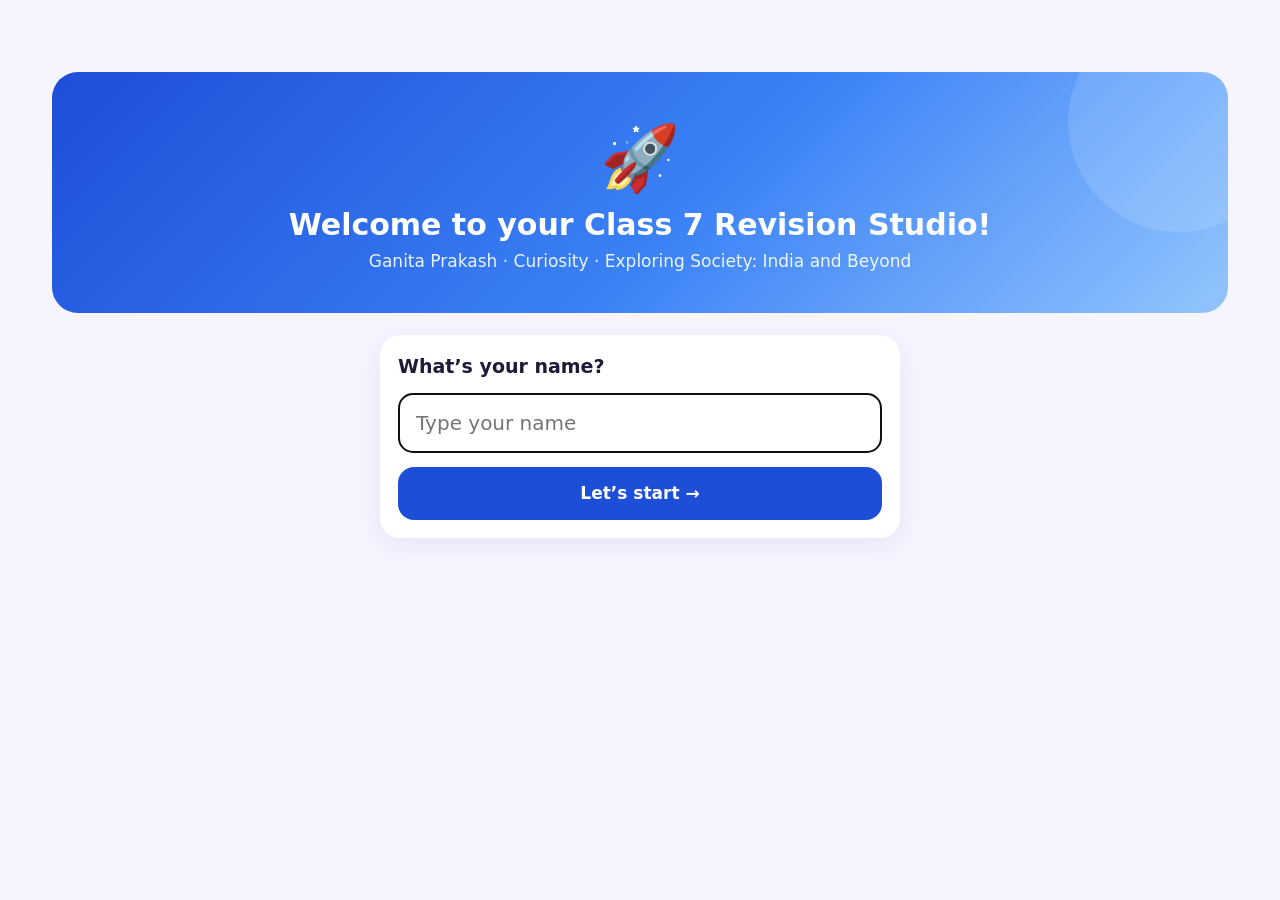
<file: class7.html.html>
<!DOCTYPE html>
<html lang="en">
<head>
<meta charset="utf-8">
<meta name="viewport" content="width=device-width, initial-scale=1, maximum-scale=1, user-scalable=no, viewport-fit=cover">
<meta name="apple-mobile-web-app-capable" content="yes">
<meta name="apple-mobile-web-app-status-bar-style" content="black-translucent">
<meta name="apple-mobile-web-app-title" content="Class 7">
<meta name="format-detection" content="telephone=no">
<link rel="apple-touch-icon" href="[data-uri]">
<link rel="icon" href="[data-uri]">
<meta name="mobile-web-app-capable" content="yes">
<meta name="theme-color" content="#1d4ed8">
<title>Class 7 Revision Studio</title>
<style>
:root{
  --bg:#f6f4ff; --card:#ffffff; --ink:#1e1b3a; --muted:#6b6890; --line:#e6e2f7;
  --brand:#1d4ed8; --brand2:#3b82f6; --good:#12a150; --goodbg:#e7f8ee; --bad:#e0384b; --badbg:#fdecee;
  --gold:#f5a524; --math:#4f46e5; --sci:#059669; --sst:#d97706;
  --r:20px; --shadow:0 6px 24px rgba(60,40,160,.08);
}
*{box-sizing:border-box;-webkit-tap-highlight-color:transparent}
html,body{margin:0;background:var(--bg);color:var(--ink);font-family:"Nunito","Segoe UI",system-ui,-apple-system,Roboto,"Helvetica Neue",Arial,sans-serif;font-size:17px;line-height:1.45}
body{min-height:100vh;padding-bottom:env(safe-area-inset-bottom)}
button{font:inherit;color:inherit;border:0;background:none;cursor:pointer}
html,body{width:100%;min-height:100%;overscroll-behavior-y:none}
.wrap{max-width:1240px;margin:0 auto;padding:calc(18px + env(safe-area-inset-top)) max(18px,env(safe-area-inset-right)) 120px max(18px,env(safe-area-inset-left))}
@media (min-width:1000px){.wrap{padding-left:32px;padding-right:32px}.g2.wide3{grid-template-columns:repeat(3,1fr)}}
.fsbtn{position:absolute;right:14px;top:14px;z-index:2;background:rgba(255,255,255,.22);color:#fff;border-radius:12px;padding:8px 12px;font-weight:800;font-size:14px}
.dtcard{border-radius:24px;padding:20px;background:linear-gradient(135deg,#1d4ed8,#6366f1);color:#fff;position:relative;overflow:hidden;margin-top:14px}
.dtcard h3{font-size:21px}
.dtcard .chs{display:grid;gap:8px;margin:12px 0 14px}
.dtcard .chs div{background:rgba(255,255,255,.16);border-radius:12px;padding:9px 12px;font-size:15px}
.dtcard .btn{background:#fff;color:#1d4ed8}
.bigbadge{font-size:96px;line-height:1;animation:pop .5s}
.shelf{display:flex;gap:10px;flex-wrap:wrap}
.shelf .b{flex:1;min-width:110px;text-align:center;background:#fff;border-radius:16px;padding:12px;box-shadow:var(--shadow)}
.shelf .b span{font-size:34px;display:block}
.shelf .b b{font-size:20px}
.cal{display:grid;grid-template-columns:repeat(7,1fr);gap:6px;margin-top:10px}
.cal div{background:#f1eefc;border-radius:12px;text-align:center;padding:6px 2px;font-size:11px;color:var(--muted)}
.cal div span{display:block;font-size:22px;height:28px}
.subres{display:flex;align-items:center;gap:12px;padding:12px 14px;border-radius:16px;background:#fff;box-shadow:var(--shadow)}
h1,h2,h3{margin:0;line-height:1.2}
.top{display:flex;align-items:center;gap:12px;margin-bottom:16px}
.back{width:46px;height:46px;border-radius:14px;background:var(--card);box-shadow:var(--shadow);font-size:22px;display:grid;place-items:center;flex:none}
.top h2{font-size:22px}
.top .sub{color:var(--muted);font-size:14px}
.card{background:var(--card);border-radius:var(--r);box-shadow:var(--shadow);padding:18px}
.grid{display:grid;gap:14px}
.g2{grid-template-columns:repeat(2,1fr)} .g3{grid-template-columns:repeat(3,1fr)}
@media (max-width:700px){.g3{grid-template-columns:1fr}.g2{grid-template-columns:1fr}}
.hero{background:linear-gradient(135deg,#5b4bdb,#8b5cf6 60%,#c084fc);color:#fff;border-radius:26px;padding:22px 22px 20px;position:relative;overflow:hidden}
.hero:after{content:"";position:absolute;right:-60px;top:-60px;width:220px;height:220px;border-radius:50%;background:rgba(255,255,255,.12)}
.hero .hi{font-size:15px;opacity:.9}
.hero h1{font-size:30px;margin:2px 0 6px}
.hero .date{font-size:14px;opacity:.85}
.stats{display:flex;gap:10px;margin-top:16px;flex-wrap:wrap;position:relative;z-index:1}
.stat{background:rgba(255,255,255,.18);border-radius:14px;padding:8px 12px;font-size:14px;backdrop-filter:blur(4px)}
.stat b{font-size:18px;display:block}
.moral{margin-top:14px;border-radius:22px;padding:18px 18px 16px;background:#fff8e6;border:2px solid #fde7b0;position:relative}
.moral .tag{font-size:12px;font-weight:800;letter-spacing:.08em;color:#b7791f;text-transform:uppercase}
.moral h3{font-size:20px;margin:6px 0 6px;color:#7a4b00}
.moral p{margin:0 0 10px;color:#5d4510}
.moral .task{background:#fff;border-radius:12px;padding:10px 12px;font-size:15px;color:#6b4e12;border:1px dashed #f0cf7a}
.moral .quote{font-style:italic;color:#8a6a24;font-size:15px;margin-top:10px}
.sec{margin:22px 4px 10px;display:flex;justify-content:space-between;align-items:end}
.sec h3{font-size:19px}
.sec span{color:var(--muted);font-size:14px}
.subj{display:flex;gap:14px;align-items:center;padding:16px;border-radius:22px;background:var(--card);box-shadow:var(--shadow);text-align:left;width:100%;border-left:7px solid var(--c)}
.subj .ic{width:56px;height:56px;border-radius:16px;display:grid;place-items:center;font-size:28px;background:color-mix(in srgb,var(--c) 14%,#fff);flex:none}
.subj .nm{font-weight:800;font-size:18px}
.subj .bk{color:var(--muted);font-size:13px}
.bar{height:9px;background:#eeeaf9;border-radius:9px;overflow:hidden;margin-top:8px}
.bar i{display:block;height:100%;background:var(--c,var(--brand));border-radius:9px;transition:width .6s}
.pct{font-weight:800;font-size:15px;color:var(--c)}
.action{display:flex;align-items:center;gap:14px;padding:16px;border-radius:20px;background:var(--card);box-shadow:var(--shadow);text-align:left;width:100%}
.action .ic{font-size:30px;width:54px;height:54px;border-radius:16px;display:grid;place-items:center;flex:none}
.action b{display:block;font-size:17px}
.action small{color:var(--muted);font-size:13.5px}
.chap{display:flex;align-items:center;gap:14px;padding:14px 16px;border-radius:18px;background:var(--card);box-shadow:var(--shadow);width:100%;text-align:left}
.ring{--p:0;--c:var(--brand);width:54px;height:54px;border-radius:50%;flex:none;display:grid;place-items:center;background:conic-gradient(var(--c) calc(var(--p)*1%),#eeeaf9 0);font-size:13px;font-weight:800}
.ring span{width:42px;height:42px;border-radius:50%;background:#fff;display:grid;place-items:center}
.chap .t{font-weight:700}
.chap .m{color:var(--muted);font-size:13px}
.stars{color:var(--gold);letter-spacing:1px}
.tabs{display:flex;gap:8px;overflow-x:auto;padding:4px 2px 10px;scrollbar-width:none}
.tab{padding:10px 16px;border-radius:999px;background:var(--card);box-shadow:var(--shadow);font-weight:700;white-space:nowrap;font-size:15px}
.tab.on{background:var(--c,var(--brand));color:#fff}
.btn{display:inline-flex;align-items:center;justify-content:center;gap:8px;padding:14px 20px;border-radius:16px;font-weight:800;background:var(--brand);color:#fff;font-size:17px;min-height:52px}
.btn.alt{background:#efeafd;color:var(--brand)}
.btn.block{width:100%}
.btn:disabled{opacity:.45}
.pill{display:inline-block;padding:3px 10px;border-radius:999px;font-size:12px;font-weight:800;background:#efeafd;color:var(--brand)}
.pill.x{background:#e3f6ff;color:#0369a1}
.pill.imp{background:#fff1d6;color:#b45309}
ul.clean{list-style:none;padding:0;margin:0}
.prio li{display:flex;gap:12px;padding:12px 0;border-bottom:1px solid var(--line)}
.prio li:last-child{border:0}
.prio .n{width:30px;height:30px;border-radius:10px;background:#efeafd;color:var(--brand);display:grid;place-items:center;font-weight:800;flex:none;font-size:14px}
.trap{border-radius:16px;padding:14px;background:#fff;box-shadow:var(--shadow);border-left:6px solid var(--bad)}
.trap .w{color:var(--bad);font-weight:700}
.trap .r{color:var(--good);font-weight:700;margin-top:6px}
.trap .k{margin-top:8px;font-size:14px;background:#f6f4ff;border-radius:10px;padding:8px 10px;color:var(--brand)}
.flash{min-height:150px;display:flex;flex-direction:column;justify-content:center;border-radius:20px;padding:20px;background:#fff;box-shadow:var(--shadow);text-align:left;width:100%}
.flash .q{font-weight:700;font-size:18px}
.flash .a{margin-top:12px;padding-top:12px;border-top:2px dashed var(--line);color:#14532d;display:none}
.flash.open .a{display:block}
.flash .hint{color:var(--muted);font-size:13px;margin-top:10px}
.flash.open .hint{display:none}
.selfmark{display:none;gap:8px;margin-top:12px}
.flash.open .selfmark{display:flex}
.selfmark button{flex:1;padding:10px;border-radius:12px;font-weight:800;font-size:14px}
/* quiz */
.qhead{display:flex;align-items:center;gap:12px;margin-bottom:14px}
.qprog{flex:1;height:12px;background:#e9e5fa;border-radius:12px;overflow:hidden}
.qprog i{display:block;height:100%;background:linear-gradient(90deg,var(--brand),var(--brand2));transition:width .4s}
.qcount{font-weight:800;color:var(--muted);font-size:15px;min-width:64px;text-align:right}
.timer{font-weight:800;color:var(--bad);font-variant-numeric:tabular-nums}
.qcard{background:#fff;border-radius:24px;box-shadow:var(--shadow);padding:22px}
.qcard .meta{display:flex;gap:6px;flex-wrap:wrap;margin-bottom:10px}
.qtext{font-size:21px;font-weight:700;line-height:1.4}
.ar{display:grid;gap:10px;margin-top:4px}
.ar div{background:#f6f4ff;border-radius:14px;padding:12px 14px;font-size:17px}
.ar b{color:var(--brand)}
.opts{display:grid;gap:12px;margin-top:18px}
.opt{display:flex;align-items:center;gap:14px;padding:15px 16px;border-radius:16px;border:2.5px solid var(--line);background:#fff;text-align:left;font-size:18px;min-height:58px;transition:transform .08s,border-color .2s,background .2s}
.opt:active{transform:scale(.98)}
.opt .l{width:34px;height:34px;border-radius:11px;background:#f1eefc;display:grid;place-items:center;font-weight:800;color:var(--brand);flex:none}
.opt.sel{border-color:var(--brand);background:#f3f0ff}
.opt.ok{border-color:var(--good);background:var(--goodbg)}
.opt.ok .l{background:var(--good);color:#fff}
.opt.no{border-color:var(--bad);background:var(--badbg)}
.opt.no .l{background:var(--bad);color:#fff}
.opt[disabled]{cursor:default}
.tfopts{grid-template-columns:1fr 1fr}
.tfopts .opt{justify-content:center;font-weight:800;font-size:20px}
.feedback{margin-top:16px;border-radius:16px;padding:14px 16px;display:none}
.feedback.show{display:block;animation:pop .25s}
.feedback.good{background:var(--goodbg);color:#0f5132}
.feedback.bad{background:var(--badbg);color:#7a1020}
.feedback b{font-size:18px}
.qfoot{position:sticky;bottom:0;padding:14px 0 calc(14px + env(safe-area-inset-bottom));background:linear-gradient(transparent,var(--bg) 30%)}
@keyframes pop{from{transform:scale(.96);opacity:0}to{transform:none;opacity:1}}
.res{text-align:center;padding:26px 18px}
.res .big{font-size:64px;font-weight:900;background:linear-gradient(135deg,var(--brand),#c026d3);-webkit-background-clip:text;background-clip:text;color:transparent}
.res .msg{font-size:20px;font-weight:800;margin:6px 0}
.rev{margin-top:12px;text-align:left}
.rev .item{padding:12px;border-radius:14px;background:#fff;box-shadow:var(--shadow);margin-bottom:10px;font-size:15px}
.rev .item .y{color:var(--bad)} .rev .item .c{color:var(--good);font-weight:700}
.nav{position:fixed;left:0;right:0;bottom:0;background:rgba(255,255,255,.96);backdrop-filter:blur(10px);border-top:1px solid var(--line);display:flex;justify-content:space-around;padding:8px 6px calc(8px + env(safe-area-inset-bottom));z-index:20}
.nav button{display:flex;flex-direction:column;align-items:center;font-size:12px;font-weight:700;color:var(--muted);padding:4px 10px;border-radius:12px;min-width:68px}
.nav button span{font-size:24px}
.nav button.on{color:var(--brand);background:#f1eefc}
.empty{text-align:center;color:var(--muted);padding:30px 10px}
.chips{display:flex;flex-wrap:wrap;gap:8px}
.chip{padding:10px 14px;border-radius:12px;background:#fff;border:2px solid var(--line);font-weight:700;font-size:15px}
.chip.on{border-color:var(--brand);background:#f1eefc;color:var(--brand)}
.kpi{text-align:center}
.kpi b{display:block;font-size:28px;color:var(--brand)}
.kpi small{color:var(--muted)}
.week{display:flex;gap:6px;justify-content:space-between;margin-top:8px}
.week div{flex:1;text-align:center;font-size:12px;color:var(--muted)}
.week i{display:block;height:70px;border-radius:10px;background:#eeeaf9;position:relative;overflow:hidden;margin-bottom:4px}
.week i em{position:absolute;bottom:0;left:0;right:0;background:linear-gradient(var(--brand2),var(--brand));border-radius:10px}
.toast{position:fixed;left:50%;top:18px;transform:translateX(-50%) translateY(-120px);background:#1e1b3a;color:#fff;padding:12px 18px;border-radius:14px;font-weight:700;z-index:50;transition:transform .35s;max-width:90vw;text-align:center}
.toast.show{transform:translateX(-50%) translateY(0)}
canvas#fx{position:fixed;inset:0;pointer-events:none;z-index:60}
.small{font-size:14px;color:var(--muted)}
.note{background:#eef7ff;border-radius:14px;padding:12px 14px;color:#0b4a6f;font-size:15px}
.mt{margin-top:14px}.mt2{margin-top:22px}
.row{display:flex;gap:10px;align-items:center;flex-wrap:wrap}
.spacer{flex:1}
.badge{display:inline-flex;align-items:center;gap:6px;background:#fff;border-radius:999px;padding:6px 12px;box-shadow:var(--shadow);font-weight:800;font-size:14px}
.note-card{background:#fff;border-radius:18px;box-shadow:var(--shadow);padding:16px 18px;border-top:5px solid var(--c)}
.note-card .nh{font-weight:800;font-size:17px;display:flex;align-items:center;gap:10px;margin-bottom:6px}
.note-card .nn{width:28px;height:28px;border-radius:9px;background:color-mix(in srgb,var(--c) 14%,#fff);color:var(--c);display:grid;place-items:center;font-size:14px;flex:none}
.note-card .nt{font-size:16.5px;line-height:1.55}
.dot{color:var(--brand);font-weight:900;margin:0 6px}
.blank{display:inline-block;min-width:90px;border-bottom:3px solid var(--brand);margin:0 4px;text-align:center}
.blank.filled{color:var(--good);border-color:var(--good);padding:0 6px}
.fcard{width:100%;min-height:340px;perspective:1200px;padding:0;display:block}
.fcard .fin{position:relative;width:100%;min-height:340px;transition:transform .5s;transform-style:preserve-3d}
.fcard.flip .fin{transform:rotateY(180deg)}
.fcard .ff,.fcard .fb{position:absolute;inset:0;backface-visibility:hidden;-webkit-backface-visibility:hidden;border-radius:26px;padding:26px;display:flex;flex-direction:column;justify-content:center;box-shadow:var(--shadow)}
.fcard .ff{background:linear-gradient(135deg,var(--c),color-mix(in srgb,var(--c) 60%,#c084fc));color:#fff;text-align:center}
.fcard .ff .small{color:rgba(255,255,255,.85)}
.fcard .ft{font-size:26px;font-weight:900;margin-top:12px}
.fcard .fb{background:#fff;transform:rotateY(180deg);font-size:18px;line-height:1.6;text-align:left}
</style>
</head>
<body>
<div id="app" class="wrap"></div>
<nav class="nav" id="nav">
  <button data-go="home"><span>🏠</span>Home</button>
  <button data-go="dtest"><span>🏅</span>Daily Test</button>
  <button data-go="daily"><span>⚡</span>Daily 15</button>
  <button data-go="exam"><span>📝</span>Exam</button>
  <button data-go="mistakes"><span>📒</span>Mistakes</button>
  <button data-go="progress"><span>📈</span>Progress</button>
</nav>
<div class="toast" id="toast"></div>
<canvas id="fx"></canvas>
<script>
const DATA = {"subjects":[{"name":"Mathematics","book":"Ganita Prakash","icon":"➗","color":"#4f46e5","id":"math","chapters":[{"n":1,"t":"Large Numbers Around Us","intro":"Part I, Ch 1. Lakhs and crores, the Indian and international systems, reading, writing, comparing and estimating very large numbers.","prio":[{"t":"Indian vs international place-value systems","s":3},{"t":"Converting lakh/crore to million/billion","s":3},{"t":"Reading, writing and comparing large numbers","s":3},{"t":"Estimation and rounding","s":2}],"notes":[{"h":"Indian system","t":"Ones, tens, hundreds, thousands, ten thousands, lakhs, ten lakhs, crores, ten crores. Commas: 3,25,40,600."},{"h":"International system","t":"Ones … thousands, millions, billions. Commas every 3 digits: 32,540,600."},{"h":"Conversions","t":"1 lakh = 100 thousand · 10 lakh = 1 million · 1 crore = 10 million · 100 crore = 1 billion."},{"h":"Powers of ten","t":"10 × 10 = 100, and every step to the left in the place-value chart is ×10. 1 crore = 10,000,000 (7 zeros)."},{"h":"Comparing","t":"More digits → bigger. Same digits → compare from the leftmost place."},{"h":"Estimation","t":"Round to a convenient place: 4,87,93,120 ≈ 4.9 crore. Useful for populations, distances, budgets."}],"conc":[],"top":[],"prac":[],"comp":[],"case":[],"mock":[{"q":"Write 6,04,30,250 in words in the Indian system and with international commas.","a":"Six crore four lakh thirty thousand two hundred fifty; 60,430,250.","m":3},{"q":"India’s population is about 140 crore. Write it in billions.","a":"140 crore = 1.4 billion (100 crore = 1 billion).","m":2},{"q":"Arrange in descending order: 4,56,78,901; 45,67,890; 4,05,67,890.","a":"4,56,78,901 > 4,05,67,890 > 45,67,890.","m":2}],"rq":[],"traps":[{"m":"Thinking 1 crore = 1 million","c":"1 crore = 10 million; 1 million = 10 lakh.","t":"—"},{"m":"Placing Indian commas in threes","c":"Indian: first comma after 3 digits, then every 2.","t":"—"}],"qs":[{"id":"math1m0","k":"mcq","q":"1 crore =","o":["100 lakh","10 lakh","1,000 lakh","1 million"],"a":0,"e":"","sh":1},{"id":"math1m1","k":"mcq","q":"10 lakh =","o":["1 million","1 billion","1 crore","100 thousand"],"a":0,"e":"","sh":1},{"id":"math1m2","k":"mcq","q":"1 billion =","o":["100 crore","10 crore","1,000 crore","1 lakh"],"a":0,"e":"","sh":1},{"id":"math1m3","k":"mcq","q":"Number of zeros in 1 crore:","o":["7","5","6","8"],"a":0,"e":"10,000,000.","sh":1},{"id":"math1m4","k":"mcq","q":"3,05,07,000 in words:","o":["Three crore five lakh seven thousand","Thirty crore five lakh seven thousand","Three crore fifty lakh seven thousand","Three crore five thousand seven"],"a":0,"e":"","sh":1},{"id":"math1m5","k":"mcq","q":"45 million in the Indian system:","o":["4.5 crore","45 lakh","450 crore","45 crore"],"a":0,"e":"10 million = 1 crore.","sh":1},{"id":"math1m6","k":"mcq","q":"Greatest:","o":["9,99,999","1,00,00,000","99,99,999","10,00,000"],"a":0,"e":"1 crore has 8 digits.","sh":1},{"id":"math1m7","k":"mcq","q":"Place value of 7 in 2,73,45,108:","o":["70,00,000","7,00,000","7,000","70,000"],"a":0,"e":"Ten-lakhs place.","sh":1},{"id":"math1m8","k":"mcq","q":"25 crore =","o":["250 million","25 million","2.5 billion","2,500 million"],"a":0,"e":"1 crore = 10 million.","sh":1},{"id":"math1m9","k":"mcq","q":"Round 7,68,452 to the nearest lakh:","o":["8,00,000","7,00,000","7,70,000","7,68,000"],"a":0,"e":"Ten-thousands digit 6 ≥ 5.","sh":1},{"id":"math1t10","k":"tf","q":"1 million = 10 lakh.","a":0,"e":""},{"id":"math1t11","k":"tf","q":"1 crore is smaller than 1 million.","a":1,"e":"1 crore = 10 million."},{"id":"math1t12","k":"tf","q":"The international system groups digits in threes.","a":0,"e":""},{"id":"math1f13","k":"mcq","fill":1,"q":"1 billion = ___ crore.","o":["100","10","1,000","1"],"a":0,"e":"","sh":1},{"id":"math1f14","k":"mcq","fill":1,"q":"In the Indian system, the place after ten lakhs is ___.","o":["crore","million","billion","ten thousand"],"a":0,"e":"","sh":1},{"id":"math1f15","k":"mcq","fill":1,"q":"5 crore = ___ million.","o":["50","5","500","0.5"],"a":0,"e":"","sh":1}]},{"n":2,"t":"Arithmetic Expressions","intro":"Part I, Ch 2. Reading and evaluating expressions, terms, order of operations, brackets, and properties that make calculation easier.","prio":[{"t":"Order of operations (brackets, ×÷, +−)","s":3},{"t":"Terms of an expression","s":3},{"t":"Removing brackets and sign changes","s":3},{"t":"Swapping and grouping (commutative and associative)","s":2}],"notes":[{"h":"Expression","t":"A mathematical phrase like 25 − 4 × 3. It has a value."},{"h":"Order of operations","t":"Brackets first, then × and ÷ (left to right), then + and − (left to right). 25 − 4 × 3 = 25 − 12 = 13."},{"h":"Terms","t":"Parts of an expression separated by + (write subtraction as adding a negative): 12 − 5 + 3 has terms 12, −5, 3."},{"h":"Swapping and grouping","t":"Terms can be added in any order and grouped any way: 37 + 48 + 63 = (37 + 63) + 48 = 148."},{"h":"Brackets with a minus","t":"−(a + b) = −a − b. So 50 − (20 + 5) = 50 − 20 − 5 = 25."},{"h":"Distributive property","t":"a × (b + c) = a × b + a × c: 7 × 103 = 7 × 100 + 7 × 3 = 721."}],"conc":[],"top":[],"prac":[],"comp":[],"case":[],"mock":[{"q":"Find the value: 48 − 6 × 5 + (12 ÷ 4).","a":"48 − 30 + 3 = 21.","m":2},{"q":"Write an expression and find the cost: 5 notebooks at ₹38 each and 3 pens at ₹12 each.","a":"5 × 38 + 3 × 12 = 190 + 36 = ₹226.","m":3}],"rq":[],"traps":[{"m":"Doing operations strictly left to right ignoring × and ÷","c":"× and ÷ come before + and −.","t":"BODMAS-style order."},{"m":"Forgetting to change signs when removing −( )","c":"Every term inside changes sign.","t":"—"}],"qs":[{"id":"math2m0","k":"mcq","q":"Value of 20 − 3 × 4:","o":["8","68","17","12"],"a":0,"e":"Multiply first.","sh":1},{"id":"math2m1","k":"mcq","q":"Value of (20 − 3) × 4:","o":["68","8","80","23"],"a":0,"e":"Brackets first.","sh":1},{"id":"math2m2","k":"mcq","q":"Terms of 15 − 6 + 2:","o":["15, −6, 2","15, 6, 2","9, 2","15, −8"],"a":0,"e":"","sh":1},{"id":"math2m3","k":"mcq","q":"36 ÷ 4 × 3 =","o":["27","3","12","9"],"a":0,"e":"Left to right.","sh":1},{"id":"math2m4","k":"mcq","q":"100 − (30 + 20) =","o":["50","90","110","60"],"a":0,"e":"","sh":1},{"id":"math2m5","k":"mcq","q":"8 × 99 using distributive property:","o":["8 × 100 − 8 × 1 = 792","8 × 90 + 9 = 729","800 + 8 = 808","8 × 9 × 9 = 648"],"a":0,"e":"","sh":1},{"id":"math2m6","k":"mcq","q":"Which equals 45 + 27 + 55?","o":["127","117","137","128"],"a":0,"e":"(45 + 55) + 27.","sh":1},{"id":"math2m7","k":"mcq","q":"5 + 3 × (8 − 6) =","o":["11","16","13","10"],"a":0,"e":"","sh":1},{"id":"math2m8","k":"mcq","q":"−(12 − 5) =","o":["−12 + 5","−12 − 5","12 + 5","12 − 5"],"a":0,"e":"","sh":1},{"id":"math2m9","k":"mcq","q":"Expression for ‘4 times the sum of 6 and 9’:","o":["4 × (6 + 9)","4 × 6 + 9","4 + 6 × 9","(4 + 6) × 9"],"a":0,"e":"","sh":1},{"id":"math2t10","k":"tf","q":"In 30 − 10 + 5, we must add 10 + 5 first.","a":1,"e":"Left to right: 20 + 5 = 25."},{"id":"math2t11","k":"tf","q":"a × (b + c) = a × b + a × c.","a":0,"e":""},{"id":"math2t12","k":"tf","q":"Changing the order of terms changes the value of a sum.","a":1,"e":""},{"id":"math2f13","k":"mcq","fill":1,"q":"We solve ___ first in an expression.","o":["brackets","addition","subtraction","terms"],"a":0,"e":"","sh":1},{"id":"math2f14","k":"mcq","fill":1,"q":"−(7 + 3) = −7 ___ 3.","o":["−","+","×","÷"],"a":0,"e":"","sh":1},{"id":"math2f15","k":"mcq","fill":1,"q":"6 × 101 = 6 × 100 + 6 × ___.","o":["1","10","101","0"],"a":0,"e":"","sh":1}]},{"n":3,"t":"A Peek Beyond the Point","intro":"Part I, Ch 3. Decimals: tenths and hundredths, place value, comparing, converting units, adding and subtracting decimals.","prio":[{"t":"Tenths, hundredths, thousandths","s":3},{"t":"Comparing decimals","s":3},{"t":"Adding and subtracting decimals","s":3},{"t":"Decimals in measurement (cm, m, kg)","s":2}],"notes":[{"h":"Decimal places","t":"0.1 = one tenth (1/10) · 0.01 = one hundredth · 0.001 = one thousandth."},{"h":"Place value","t":"In 23.47: 2 tens, 3 ones, 4 tenths, 7 hundredths."},{"h":"Comparing","t":"Compare whole parts first, then tenths, then hundredths. 3.5 > 3.48 (5 tenths > 4 tenths). Extra zeros at the end don’t change value: 0.5 = 0.50."},{"h":"Adding/subtracting","t":"Line up the decimal points; fill empty places with 0. 7.5 − 2.36 = 7.50 − 2.36 = 5.14."},{"h":"Units","t":"1 cm = 10 mm → 4 mm = 0.4 cm · 1 m = 100 cm → 35 cm = 0.35 m · 1 kg = 1000 g → 250 g = 0.25 kg."},{"h":"Fractions to decimals","t":"1/2 = 0.5 · 1/4 = 0.25 · 3/4 = 0.75 · 1/5 = 0.2."}],"conc":[],"top":[],"prac":[],"comp":[],"case":[],"mock":[{"q":"Add ₹45.50, ₹120.75 and ₹8.05.","a":"₹174.30.","m":2},{"q":"Riya’s height is 1.42 m and Aman’s is 1.38 m. Who is taller and by how much (in cm)?","a":"Riya by 0.04 m = 4 cm.","m":2}],"rq":[],"traps":[{"m":"Thinking 0.58 > 0.6 because 58 > 6","c":"Compare tenths first: 6 tenths > 5 tenths.","t":"Add zeros to equalise places."},{"m":"Not aligning decimal points when adding","c":"Line up the points vertically.","t":"—"}],"qs":[{"id":"math3m0","k":"mcq","q":"0.7 =","o":["7/10","7/100","70/10","7"],"a":0,"e":"","sh":1},{"id":"math3m1","k":"mcq","q":"Which is greater: 0.6 or 0.58?","o":["0.6","0.58","Equal","Cannot say"],"a":0,"e":"0.60 > 0.58.","sh":1},{"id":"math3m2","k":"mcq","q":"3 hundredths =","o":["0.03","0.3","3.00","0.003"],"a":0,"e":"","sh":1},{"id":"math3m3","k":"mcq","q":"2.5 + 1.75 =","o":["4.25","3.80","4.30","3.25"],"a":0,"e":"2.50 + 1.75.","sh":1},{"id":"math3m4","k":"mcq","q":"6 − 2.4 =","o":["3.6","4.4","3.4","4.6"],"a":0,"e":"","sh":1},{"id":"math3m5","k":"mcq","q":"35 cm in metres:","o":["0.35 m","3.5 m","35 m","0.035 m"],"a":0,"e":"","sh":1},{"id":"math3m6","k":"mcq","q":"3/4 as a decimal:","o":["0.75","0.34","0.43","7.5"],"a":0,"e":"","sh":1},{"id":"math3m7","k":"mcq","q":"Place value of 8 in 12.48:","o":["8 hundredths","8 tenths","8 ones","8 thousandths"],"a":0,"e":"","sh":1},{"id":"math3m8","k":"mcq","q":"Arrange ascending: 0.5, 0.05, 0.55","o":["0.05, 0.5, 0.55","0.5, 0.05, 0.55","0.55, 0.5, 0.05","0.05, 0.55, 0.5"],"a":0,"e":"","sh":1},{"id":"math3m9","k":"mcq","q":"750 g in kg:","o":["0.75 kg","7.5 kg","0.075 kg","75 kg"],"a":0,"e":"","sh":1},{"id":"math3t10","k":"tf","q":"0.40 = 0.4.","a":0,"e":""},{"id":"math3t11","k":"tf","q":"0.09 > 0.1.","a":1,"e":"0.10 > 0.09."},{"id":"math3t12","k":"tf","q":"1 mm = 0.1 cm.","a":0,"e":""},{"id":"math3f13","k":"mcq","fill":1,"q":"0.25 = ___/100.","o":["25","2.5","250","1/4"],"a":0,"e":"","sh":1},{"id":"math3f14","k":"mcq","fill":1,"q":"1/5 = ___.","o":["0.2","0.5","0.15","5.0"],"a":0,"e":"","sh":1},{"id":"math3f15","k":"mcq","fill":1,"q":"5 mm = ___ cm.","o":["0.5","5","0.05","50"],"a":0,"e":"","sh":1}]},{"n":4,"t":"Expressions using Letter-Numbers","intro":"Part I, Ch 4. Using letters for numbers, forming algebraic expressions, like terms, simplifying and evaluating.","prio":[{"t":"Letter-numbers (variables) for unknown quantities","s":3},{"t":"Forming expressions from situations","s":3},{"t":"Like terms and simplifying","s":3},{"t":"Evaluating an expression for given values","s":3}],"notes":[{"h":"Letter-numbers","t":"Letters stand for numbers that can change: if a pen costs ₹p, 5 pens cost ₹5p."},{"h":"Writing rules","t":"5 × p is written 5p; p × 1 = p; ‘3 more than x’ = x + 3; ‘twice y’ = 2y."},{"h":"Terms and coefficients","t":"In 4a − 3b + 7: terms 4a, −3b, 7; coefficient of a is 4."},{"h":"Like terms","t":"Same letter part: 3x and 5x are like; 3x and 3y are unlike. Only like terms combine: 3x + 5x = 8x."},{"h":"Evaluating","t":"Replace the letter with its value: if n = 4, 3n + 2 = 3 × 4 + 2 = 14."},{"h":"Patterns","t":"Matchsticks for n squares in a row = 3n + 1."}],"conc":[],"top":[],"prac":[],"comp":[],"case":[],"mock":[{"q":"A taxi charges ₹50 plus ₹15 per km. Write an expression for d km and find the fare for 12 km.","a":"50 + 15d; 50 + 180 = ₹230.","m":3},{"q":"Simplify: 7x + 4y − 2x + y − 3.","a":"5x + 5y − 3.","m":2}],"rq":[],"traps":[{"m":"Adding unlike terms: 3x + 2y = 5xy","c":"Unlike terms can’t be combined.","t":"—"},{"m":"Writing 5k as k + 5","c":"5k means 5 × k.","t":"—"}],"qs":[{"id":"math4m0","k":"mcq","q":"‘7 more than m’ is:","o":["m + 7","7m","m − 7","7 − m"],"a":0,"e":"","sh":1},{"id":"math4m1","k":"mcq","q":"Cost of q books at ₹45 each:","o":["45q","45 + q","q − 45","45/q"],"a":0,"e":"","sh":1},{"id":"math4m2","k":"mcq","q":"3a + 4a =","o":["7a","7a²","12a","7"],"a":0,"e":"Like terms.","sh":1},{"id":"math4m3","k":"mcq","q":"Value of 2x + 5 when x = 3:","o":["11","10","25","16"],"a":0,"e":"","sh":1},{"id":"math4m4","k":"mcq","q":"Which are like terms?","o":["4m, −9m","4m, 4n","m, mn","3, 3m"],"a":0,"e":"","sh":1},{"id":"math4m5","k":"mcq","q":"Coefficient of y in 5x − 8y:","o":["−8","8","5","y"],"a":0,"e":"","sh":1},{"id":"math4m6","k":"mcq","q":"Simplify 6p − 2p + 3:","o":["4p + 3","7p","4p − 3","8p + 3"],"a":0,"e":"","sh":1},{"id":"math4m7","k":"mcq","q":"Perimeter of a square of side s:","o":["4s","s²","s + 4","2s"],"a":0,"e":"","sh":1},{"id":"math4m8","k":"mcq","q":"‘Twice the sum of a and b’:","o":["2(a + b)","2a + b","a + 2b","2ab"],"a":0,"e":"","sh":1},{"id":"math4m9","k":"mcq","q":"If n = 5, n × n − n =","o":["20","25","5","30"],"a":0,"e":"","sh":1},{"id":"math4t10","k":"tf","q":"2x and 2y are like terms.","a":1,"e":"Letters differ."},{"id":"math4t11","k":"tf","q":"a + a + a = 3a.","a":0,"e":""},{"id":"math4t12","k":"tf","q":"The value of an expression changes when the value of the letter changes.","a":0,"e":""},{"id":"math4f13","k":"mcq","fill":1,"q":"5 × k is written as ___.","o":["5k","k5","5 + k","k − 5"],"a":0,"e":"","sh":1},{"id":"math4f14","k":"mcq","fill":1,"q":"4b + 3b − b = ___.","o":["6b","8b","7b","6"],"a":0,"e":"","sh":1},{"id":"math4f15","k":"mcq","fill":1,"q":"If t = 2, then 10 − 3t = ___.","o":["4","7","16","26"],"a":0,"e":"","sh":1}]},{"n":5,"t":"Parallel and Intersecting Lines","intro":"Part I, Ch 5. Intersecting lines, vertically opposite angles, linear pairs, parallel lines and a transversal, and angle relationships.","prio":[{"t":"Linear pair and vertically opposite angles","s":3},{"t":"Transversal: corresponding, alternate, co-interior angles","s":3},{"t":"Checking if lines are parallel","s":3},{"t":"Finding unknown angles","s":3}],"notes":[{"h":"Intersecting lines","t":"Two lines crossing make 4 angles. Adjacent angles on a line add to 180° (linear pair)."},{"h":"Vertically opposite angles","t":"Angles opposite each other at the crossing are equal."},{"h":"Perpendicular lines","t":"Lines meeting at 90°."},{"h":"Parallel lines","t":"Lines in a plane that never meet; the distance between them stays the same."},{"h":"Transversal","t":"A line crossing two lines. With parallel lines: corresponding angles are equal, alternate interior angles are equal, co-interior (same-side interior) angles add up to 180°."},{"h":"Test for parallel","t":"If corresponding (or alternate) angles are equal, the lines are parallel."}],"conc":[],"top":[],"prac":[],"comp":[],"case":[],"mock":[{"q":"Two lines cross; one angle is 48°. Find the other three angles.","a":"48°, 132°, 48°, 132°.","m":2},{"q":"A transversal cuts two parallel lines. One corresponding angle is 72°. Find its co-interior angle.","a":"180° − 72° = 108°.","m":2}],"rq":[],"traps":[{"m":"Thinking co-interior angles are equal","c":"They add up to 180°.","t":"C for Co-interior, C for Complete 180."}],"qs":[{"id":"math5m0","k":"mcq","q":"Angles of a linear pair add up to:","o":["180°","90°","360°","100°"],"a":0,"e":"","sh":1},{"id":"math5m1","k":"mcq","q":"One angle at a crossing is 70°. Its vertically opposite angle is:","o":["70°","110°","20°","180°"],"a":0,"e":"","sh":1},{"id":"math5m2","k":"mcq","q":"One angle at a crossing is 70°. Its adjacent angle is:","o":["110°","70°","20°","290°"],"a":0,"e":"","sh":1},{"id":"math5m3","k":"mcq","q":"A line crossing two other lines is a:","o":["transversal","ray","segment","parallel"],"a":0,"e":"","sh":1},{"id":"math5m4","k":"mcq","q":"Parallel lines with a transversal: corresponding angles are:","o":["equal","supplementary","complementary","unrelated"],"a":0,"e":"","sh":1},{"id":"math5m5","k":"mcq","q":"Co-interior angles between parallel lines add to:","o":["180°","90°","360°","equal"],"a":0,"e":"","sh":1},{"id":"math5m6","k":"mcq","q":"Alternate interior angle of 65° (parallel lines):","o":["65°","115°","25°","130°"],"a":0,"e":"","sh":1},{"id":"math5m7","k":"mcq","q":"Two lines meeting at 90° are:","o":["perpendicular","parallel","curved","skew"],"a":0,"e":"","sh":1},{"id":"math5m8","k":"mcq","q":"Four angles at a crossing add up to:","o":["360°","180°","90°","270°"],"a":0,"e":"","sh":1},{"id":"math5m9","k":"mcq","q":"Co-interior angles are 3x and 2x (parallel lines). x =","o":["36°","30°","45°","60°"],"a":0,"e":"5x = 180.","sh":1},{"id":"math5t10","k":"tf","q":"Vertically opposite angles are always equal.","a":0,"e":""},{"id":"math5t11","k":"tf","q":"Parallel lines meet far away.","a":1,"e":"They never meet."},{"id":"math5t12","k":"tf","q":"If alternate angles are equal, the lines are parallel.","a":0,"e":""},{"id":"math5f13","k":"mcq","fill":1,"q":"If one angle of a linear pair is 125°, the other is ___.","o":["55°","125°","35°","235°"],"a":0,"e":"","sh":1},{"id":"math5f14","k":"mcq","fill":1,"q":"Lines that never meet are ___.","o":["parallel","intersecting","perpendicular","transversals"],"a":0,"e":"","sh":1},{"id":"math5f15","k":"mcq","fill":1,"q":"Co-interior angles between parallel lines are ___.","o":["supplementary","equal","complementary","zero"],"a":0,"e":"","sh":1}]},{"n":6,"t":"Number Play","intro":"Part I, Ch 6. Parity (even and odd), magic squares, Virahanka–Fibonacci numbers and number puzzles.","prio":[{"t":"Parity rules for sums and products","s":3},{"t":"Magic squares and magic sum","s":3},{"t":"Virahanka–Fibonacci sequence","s":3},{"t":"Number puzzles and cryptarithms","s":2}],"notes":[{"h":"Parity","t":"Even: divisible by 2 (2n). Odd: 2n + 1."},{"h":"Sum rules","t":"even + even = even · odd + odd = even · even + odd = odd. A sum of an odd count of odd numbers is odd."},{"h":"Product rules","t":"even × anything = even · odd × odd = odd."},{"h":"Magic square","t":"Every row, column and diagonal has the same sum. With 1 to 9: magic sum = 15, centre = 5."},{"h":"Virahanka–Fibonacci numbers","t":"1, 2, 3, 5, 8, 13, 21, 34, 55 … each = sum of the previous two. Virahanka described them centuries before Fibonacci."},{"h":"Cryptarithms","t":"Puzzles where letters stand for digits (e.g. AB + BA). Use parity and carrying to solve."}],"conc":[],"top":[],"prac":[],"comp":[],"case":[],"mock":[{"q":"Without adding, say whether 231 + 456 + 789 + 102 is even or odd.","a":"Odd + even + odd + even = even.","m":2},{"q":"Complete: the first 10 Virahanka numbers.","a":"1, 2, 3, 5, 8, 13, 21, 34, 55, 89.","m":2}],"rq":[],"traps":[{"m":"Thinking the sum of odd numbers is always odd","c":"Two odds make even; parity depends on how many odd numbers.","t":"—"}],"qs":[{"id":"math6m0","k":"mcq","q":"odd + odd =","o":["even","odd","zero","prime"],"a":0,"e":"","sh":1},{"id":"math6m1","k":"mcq","q":"odd × odd =","o":["odd","even","zero","cannot say"],"a":0,"e":"","sh":1},{"id":"math6m2","k":"mcq","q":"even × odd =","o":["even","odd","prime","one"],"a":0,"e":"","sh":1},{"id":"math6m3","k":"mcq","q":"Sum of 5 odd numbers is:","o":["odd","even","zero","cannot say"],"a":0,"e":"","sh":1},{"id":"math6m4","k":"mcq","q":"Magic sum of a 3×3 magic square using 1–9:","o":["15","9","45","18"],"a":0,"e":"45 ÷ 3.","sh":1},{"id":"math6m5","k":"mcq","q":"Centre of that magic square:","o":["5","1","9","4"],"a":0,"e":"","sh":1},{"id":"math6m6","k":"mcq","q":"Next Virahanka number: 13, 21, 34, ?","o":["55","47","68","42"],"a":0,"e":"21 + 34.","sh":1},{"id":"math6m7","k":"mcq","q":"Which is odd?","o":["1,23,457","2,468","10,000","9,998"],"a":0,"e":"","sh":1},{"id":"math6m8","k":"mcq","q":"Parity of 37 + 48 + 59:","o":["even","odd","zero","prime"],"a":0,"e":"odd + even + odd = even.","sh":1},{"id":"math6m9","k":"mcq","q":"The 10th Virahanka number (1, 2, 3, 5 …):","o":["89","55","144","76"],"a":0,"e":"","sh":1},{"id":"math6t10","k":"tf","q":"The product of two odd numbers is even.","a":1,"e":"It is odd."},{"id":"math6t11","k":"tf","q":"Every Virahanka number is the sum of the previous two.","a":0,"e":""},{"id":"math6t12","k":"tf","q":"In a 3×3 magic square with 1–9, the centre number is 5.","a":0,"e":""},{"id":"math6f13","k":"mcq","fill":1,"q":"even + odd = ___.","o":["odd","even","zero","prime"],"a":0,"e":"","sh":1},{"id":"math6f14","k":"mcq","fill":1,"q":"In 1, 2, 3, 5, 8, 13, the next number is ___.","o":["21","18","26","20"],"a":0,"e":"","sh":1},{"id":"math6f15","k":"mcq","fill":1,"q":"1 + 2 + … + 9 = ___.","o":["45","36","15","55"],"a":0,"e":"","sh":1}]},{"n":7,"t":"A Tale of Three Intersecting Lines","intro":"Part I, Ch 7. Triangles: types, angle sum, triangle inequality, exterior angles and constructing triangles.","prio":[{"t":"Angle sum property (180°)","s":3},{"t":"Triangle inequality","s":3},{"t":"Types of triangles by sides and angles","s":3},{"t":"Exterior angle property","s":2},{"t":"Constructing triangles","s":2}],"notes":[{"h":"Triangle","t":"Formed by three intersecting lines (line segments). 3 sides, 3 angles, 3 vertices."},{"h":"Angle sum","t":"The three angles of a triangle add up to 180°."},{"h":"Triangle inequality","t":"The sum of any two sides must be greater than the third: 3, 4, 8 cannot form a triangle (3 + 4 < 8)."},{"h":"By sides","t":"Equilateral (all equal, all angles 60°) · Isosceles (two equal sides, two equal angles) · Scalene (all different)."},{"h":"By angles","t":"Acute (all < 90°) · Right (one 90°) · Obtuse (one > 90°)."},{"h":"Exterior angle","t":"An exterior angle equals the sum of the two interior opposite angles."},{"h":"Construction","t":"Given three sides: draw the base, use compass arcs from both ends to find the third vertex."}],"conc":[],"top":[],"prac":[],"comp":[],"case":[],"mock":[{"q":"In △ABC, ∠A = 2x, ∠B = 3x, ∠C = 4x. Find all angles.","a":"9x = 180°, x = 20°: 40°, 60°, 80°.","m":3},{"q":"Can 6 cm, 7 cm and 14 cm form a triangle? Why?","a":"No, because 6 + 7 = 13 < 14.","m":2}],"rq":[],"traps":[{"m":"Checking only one pair of sides for triangle inequality","c":"Check that the two smaller sides add to more than the largest.","t":"—"}],"qs":[{"id":"math7m0","k":"mcq","q":"Angles of a triangle add up to:","o":["180°","360°","90°","270°"],"a":0,"e":"","sh":1},{"id":"math7m1","k":"mcq","q":"Two angles are 50° and 60°. Third angle:","o":["70°","80°","110°","90°"],"a":0,"e":"","sh":1},{"id":"math7m2","k":"mcq","q":"Which can form a triangle?","o":["5, 6, 8","2, 3, 6","1, 2, 3","4, 4, 9"],"a":0,"e":"","sh":1},{"id":"math7m3","k":"mcq","q":"Each angle of an equilateral triangle:","o":["60°","90°","45°","120°"],"a":0,"e":"","sh":1},{"id":"math7m4","k":"mcq","q":"A triangle with a 90° angle is:","o":["right-angled","obtuse","acute","equilateral"],"a":0,"e":"","sh":1},{"id":"math7m5","k":"mcq","q":"A triangle with two equal sides is:","o":["isosceles","scalene","equilateral","right always"],"a":0,"e":"","sh":1},{"id":"math7m6","k":"mcq","q":"Exterior angle when interior opposite angles are 40° and 75°:","o":["115°","65°","35°","140°"],"a":0,"e":"","sh":1},{"id":"math7m7","k":"mcq","q":"Can a triangle have two right angles?","o":["No","Yes","Only if isosceles","Only if equilateral"],"a":0,"e":"90 + 90 = 180 leaves 0.","sh":1},{"id":"math7m8","k":"mcq","q":"Isosceles triangle, vertex angle 40°. Each base angle:","o":["70°","40°","140°","50°"],"a":0,"e":"(180 − 40) ÷ 2.","sh":1},{"id":"math7m9","k":"mcq","q":"A triangle with sides 7, 8, 9 cm is:","o":["scalene","isosceles","equilateral","impossible"],"a":0,"e":"","sh":1},{"id":"math7t10","k":"tf","q":"A triangle can have an obtuse angle and a right angle.","a":1,"e":"That would exceed 180°."},{"id":"math7t11","k":"tf","q":"Sides 4, 5, 10 can form a triangle.","a":1,"e":"4 + 5 < 10."},{"id":"math7t12","k":"tf","q":"An equilateral triangle is also isosceles.","a":0,"e":""},{"id":"math7f13","k":"mcq","fill":1,"q":"The sum of any two sides of a triangle is ___ than the third.","o":["greater","smaller","equal","half"],"a":0,"e":"","sh":1},{"id":"math7f14","k":"mcq","fill":1,"q":"A triangle with all angles less than 90° is ___.","o":["acute","obtuse","right","straight"],"a":0,"e":"","sh":1},{"id":"math7f15","k":"mcq","fill":1,"q":"An exterior angle = sum of the two interior ___ angles.","o":["opposite","adjacent","right","equal"],"a":0,"e":"","sh":1}]},{"n":8,"t":"Working with Fractions","intro":"Part I, Ch 8. Multiplying fractions, ‘of’ as multiplication, reciprocals, dividing fractions and word problems.","prio":[{"t":"Multiplying fractions","s":3},{"t":"Fraction of a quantity","s":3},{"t":"Reciprocal and division of fractions","s":3},{"t":"Word problems","s":3}],"notes":[{"h":"Multiply","t":"(a/b) × (c/d) = (a × c)/(b × d). Simplify before multiplying if you can: 4/9 × 3/8 = 1/6."},{"h":"‘Of’ means multiply","t":"2/3 of 18 = 2/3 × 18 = 12."},{"h":"Product size","t":"Multiplying by a proper fraction (< 1) makes the number smaller; by an improper fraction (> 1) makes it bigger."},{"h":"Reciprocal","t":"Flip the fraction: reciprocal of 3/5 is 5/3; of 4 is 1/4. A number × its reciprocal = 1."},{"h":"Divide","t":"Divide = multiply by the reciprocal: 3/4 ÷ 1/2 = 3/4 × 2 = 3/2."},{"h":"Mixed numbers","t":"Convert to improper fractions first: 1 1/2 × 2/3 = 3/2 × 2/3 = 1."}],"conc":[],"top":[],"prac":[],"comp":[],"case":[],"mock":[{"q":"A tank holds 60 L. It is 3/4 full. 2/5 of this water is used. How much water was used?","a":"3/4 × 60 = 45 L; 2/5 × 45 = 18 L.","m":3},{"q":"How many 3/4 m pieces can be cut from a 9 m ribbon?","a":"9 ÷ 3/4 = 9 × 4/3 = 12 pieces.","m":2}],"rq":[],"traps":[{"m":"Dividing by flipping the first fraction","c":"Flip the second fraction (the divisor).","t":"Keep, Change, Flip."}],"qs":[{"id":"math8m0","k":"mcq","q":"2/3 × 3/4 =","o":["1/2","6/7","5/12","2/4 + 3"],"a":0,"e":"","sh":1},{"id":"math8m1","k":"mcq","q":"3/5 of 40 =","o":["24","8","15","30"],"a":0,"e":"","sh":1},{"id":"math8m2","k":"mcq","q":"Reciprocal of 7/9:","o":["9/7","7/9","−7/9","1/7"],"a":0,"e":"","sh":1},{"id":"math8m3","k":"mcq","q":"1/2 ÷ 1/4 =","o":["2","1/8","1/2","4"],"a":0,"e":"1/2 × 4.","sh":1},{"id":"math8m4","k":"mcq","q":"5 ÷ 1/3 =","o":["15","5/3","1/15","3/5"],"a":0,"e":"","sh":1},{"id":"math8m5","k":"mcq","q":"1 1/2 × 4 =","o":["6","4 1/2","5","8"],"a":0,"e":"3/2 × 4.","sh":1},{"id":"math8m6","k":"mcq","q":"Which product is less than 8?","o":["8 × 3/4","8 × 5/4","8 × 2","8 × 1"],"a":0,"e":"Multiply by a proper fraction.","sh":1},{"id":"math8m7","k":"mcq","q":"3/4 ÷ 3 =","o":["1/4","9/4","3/12 × 3","4/9"],"a":0,"e":"","sh":1},{"id":"math8m8","k":"mcq","q":"A number × its reciprocal =","o":["1","0","the number","2"],"a":0,"e":"","sh":1},{"id":"math8m9","k":"mcq","q":"2/5 × 15/8 =","o":["3/4","17/13","30/13","1/4"],"a":0,"e":"30/40.","sh":1},{"id":"math8t10","k":"tf","q":"Dividing by 1/2 is the same as multiplying by 2.","a":0,"e":""},{"id":"math8t11","k":"tf","q":"2/3 × 3/2 = 1.","a":0,"e":""},{"id":"math8t12","k":"tf","q":"The reciprocal of 1 is 0.","a":1,"e":"The reciprocal of 1 is 1."},{"id":"math8f13","k":"mcq","fill":1,"q":"Reciprocal of 6 is ___.","o":["1/6","6","−6","0"],"a":0,"e":"","sh":1},{"id":"math8f14","k":"mcq","fill":1,"q":"4/7 ÷ 2/7 = ___.","o":["2","8/49","1/2","6/7"],"a":0,"e":"","sh":1},{"id":"math8f15","k":"mcq","fill":1,"q":"1/4 of 1/2 = ___.","o":["1/8","1/6","2/4","3/4"],"a":0,"e":"","sh":1}]},{"n":9,"t":"Geometric Twins","intro":"Part II, Ch 1. Congruence of figures: same shape and size, congruent triangles and the SSS, SAS, ASA and RHS conditions.","prio":[{"t":"Meaning of congruence","s":3},{"t":"Congruence conditions SSS, SAS, ASA, RHS","s":3},{"t":"Corresponding parts of congruent triangles","s":3},{"t":"Why SSA and AAA don’t work","s":2}],"notes":[{"h":"Congruent figures","t":"Exactly the same shape and size — one fits exactly on the other (‘geometric twins’). Symbol: ≅."},{"h":"SSS","t":"Three sides of one triangle equal three sides of the other."},{"h":"SAS","t":"Two sides and the angle between them are equal."},{"h":"ASA","t":"Two angles and the side between them are equal."},{"h":"RHS","t":"In right triangles: hypotenuse and one side equal."},{"h":"Not enough","t":"AAA gives the same shape but maybe different size. SSA (angle not between sides) may give two different triangles."},{"h":"Corresponding parts","t":"In △ABC ≅ △PQR: A↔P, B↔Q, C↔R, so AB = PQ, ∠B = ∠Q etc. (CPCT)."}],"conc":[],"top":[],"prac":[],"comp":[],"case":[],"mock":[{"q":"State which rule proves congruence: AB = PQ, BC = QR, ∠B = ∠Q.","a":"SAS (included angle).","m":2},{"q":"Why is AAA not a congruence condition?","a":"Triangles with the same angles can have different sizes.","m":2}],"rq":[],"traps":[{"m":"Using SSA as a rule","c":"The angle must be between the two sides (SAS).","t":"—"}],"qs":[{"id":"math9m0","k":"mcq","q":"Congruent figures have the same:","o":["shape and size","shape only","size only","colour"],"a":0,"e":"","sh":1},{"id":"math9m1","k":"mcq","q":"Symbol for congruence:","o":["≅","=","~","≈"],"a":0,"e":"","sh":1},{"id":"math9m2","k":"mcq","q":"Three sides equal is the rule:","o":["SSS","SAS","ASA","RHS"],"a":0,"e":"","sh":1},{"id":"math9m3","k":"mcq","q":"Two sides and the included angle:","o":["SAS","SSS","ASA","SSA"],"a":0,"e":"","sh":1},{"id":"math9m4","k":"mcq","q":"Which is NOT a congruence rule?","o":["AAA","SSS","ASA","RHS"],"a":0,"e":"","sh":1},{"id":"math9m5","k":"mcq","q":"RHS applies to:","o":["right triangles","all triangles","equilateral only","circles"],"a":0,"e":"","sh":1},{"id":"math9m6","k":"mcq","q":"△ABC ≅ △XYZ. Side BC corresponds to:","o":["YZ","XY","XZ","ZX only if isosceles"],"a":0,"e":"","sh":1},{"id":"math9m7","k":"mcq","q":"Two squares of side 5 cm are:","o":["congruent","not congruent","similar but not congruent","cannot say"],"a":0,"e":"","sh":1},{"id":"math9m8","k":"mcq","q":"Two circles are congruent if they have equal:","o":["radii","centres","colours","areas only"],"a":0,"e":"","sh":1},{"id":"math9m9","k":"mcq","q":"Two angles and the side between them:","o":["ASA","SAS","SSS","RHS"],"a":0,"e":"","sh":1},{"id":"math9t10","k":"tf","q":"Two triangles with all angles equal must be congruent.","a":1,"e":"They could be different sizes."},{"id":"math9t11","k":"tf","q":"Congruent triangles have equal corresponding angles.","a":0,"e":""},{"id":"math9t12","k":"tf","q":"Two equilateral triangles of side 4 cm are congruent.","a":0,"e":"SSS."},{"id":"math9f13","k":"mcq","fill":1,"q":"In right triangles, the rule using hypotenuse is ___.","o":["RHS","SSS","AAA","SSA"],"a":0,"e":"","sh":1},{"id":"math9f14","k":"mcq","fill":1,"q":"‘Geometric twins’ are ___ figures.","o":["congruent","parallel","similar","opposite"],"a":0,"e":"","sh":1},{"id":"math9f15","k":"mcq","fill":1,"q":"If △PQR ≅ △LMN, then ∠Q = ∠___.","o":["M","L","N","P"],"a":0,"e":"","sh":1}]},{"n":10,"t":"Operations with Integers","intro":"Part II, Ch 2. Adding, subtracting, multiplying and dividing positive and negative integers and their properties.","prio":[{"t":"Sign rules for multiplication","s":3},{"t":"Sign rules for division","s":3},{"t":"Properties of operations on integers","s":2},{"t":"Word problems with integers","s":3}],"notes":[{"h":"Adding/subtracting","t":"Subtracting is adding the opposite: 5 − (−3) = 5 + 3 = 8."},{"h":"Multiplying","t":"(+) × (+) = + · (−) × (−) = + · (+) × (−) = − · (−) × (+) = −."},{"h":"Dividing","t":"Same rules: (−24) ÷ (−6) = 4; (−24) ÷ 6 = −4. Division by 0 is not defined."},{"h":"Many negatives","t":"Even number of negative factors → positive; odd number → negative."},{"h":"Properties","t":"Multiplication is commutative and associative; a × 0 = 0; a × 1 = a; a × (−1) = −a."},{"h":"Real life","t":"Temperature drops, depths, profit/loss, quiz marking with negative scores."}],"conc":[],"top":[],"prac":[],"comp":[],"case":[],"mock":[{"q":"In a quiz, +4 for correct and −2 for wrong. Riya gets 7 right and 5 wrong. Score?","a":"28 − 10 = 18.","m":2},{"q":"Evaluate: (−12) × 3 + (−40) ÷ (−8).","a":"−36 + 5 = −31.","m":2}],"rq":[],"traps":[{"m":"Thinking (−)×(−) is negative","c":"Two negatives make a positive.","t":"—"}],"qs":[{"id":"math10m0","k":"mcq","q":"(−6) × (−4) =","o":["24","−24","10","−10"],"a":0,"e":"","sh":1},{"id":"math10m1","k":"mcq","q":"(−7) × 5 =","o":["−35","35","−12","2"],"a":0,"e":"","sh":1},{"id":"math10m2","k":"mcq","q":"(−36) ÷ 9 =","o":["−4","4","−27","−45"],"a":0,"e":"","sh":1},{"id":"math10m3","k":"mcq","q":"(−48) ÷ (−8) =","o":["6","−6","40","−56"],"a":0,"e":"","sh":1},{"id":"math10m4","k":"mcq","q":"(−1) × (−1) × (−1) =","o":["−1","1","3","−3"],"a":0,"e":"Odd number of negatives.","sh":1},{"id":"math10m5","k":"mcq","q":"0 ÷ (−5) =","o":["0","−5","not defined","5"],"a":0,"e":"","sh":1},{"id":"math10m6","k":"mcq","q":"(−3)⁴ is:","o":["positive","negative","zero","undefined"],"a":0,"e":"Even number of negatives.","sh":1},{"id":"math10m7","k":"mcq","q":"Temperature falls 3°C per hour for 5 hours from 10°C. Final:","o":["−5°C","5°C","−15°C","25°C"],"a":0,"e":"10 − 15.","sh":1},{"id":"math10m8","k":"mcq","q":"−8 − (−3) =","o":["−5","−11","5","11"],"a":0,"e":"","sh":1},{"id":"math10m9","k":"mcq","q":"15 × (−1) =","o":["−15","15","0","1"],"a":0,"e":"","sh":1},{"id":"math10t10","k":"tf","q":"The product of two negative integers is negative.","a":1,"e":"It is positive."},{"id":"math10t11","k":"tf","q":"Division by zero is not defined.","a":0,"e":""},{"id":"math10t12","k":"tf","q":"(−5) × 0 = 0.","a":0,"e":""},{"id":"math10f13","k":"mcq","fill":1,"q":"(−9) × (−2) = ___.","o":["18","−18","−11","7"],"a":0,"e":"","sh":1},{"id":"math10f14","k":"mcq","fill":1,"q":"(−20) ÷ 4 = ___.","o":["−5","5","−80","16"],"a":0,"e":"","sh":1},{"id":"math10f15","k":"mcq","fill":1,"q":"An odd number of negative factors gives a ___ product.","o":["negative","positive","zero","even"],"a":0,"e":"","sh":1}]},{"n":11,"t":"Finding Common Ground","intro":"Part II, Ch 3. Factors and multiples, prime factorisation, HCF and LCM and their uses in real problems.","prio":[{"t":"Prime factorisation","s":3},{"t":"HCF by listing and by prime factors","s":3},{"t":"LCM by listing and by prime factors","s":3},{"t":"HCF × LCM = product of the two numbers","s":2},{"t":"Word problems: HCF vs LCM","s":3}],"notes":[{"h":"Prime factorisation","t":"Write a number as a product of primes: 72 = 2 × 2 × 2 × 3 × 3."},{"h":"HCF","t":"Highest Common Factor: biggest number that divides both. HCF of 12 and 18 = 6 (common primes 2 × 3)."},{"h":"LCM","t":"Lowest Common Multiple: smallest number both divide. LCM of 12 and 18 = 36 (highest powers: 2² × 3²)."},{"h":"Key fact","t":"For two numbers: HCF × LCM = product of the numbers. 6 × 36 = 12 × 18 = 216."},{"h":"Co-prime","t":"HCF = 1 (e.g. 8 and 15); then LCM = product."},{"h":"Which to use?","t":"‘Largest size/group that fits both’ → HCF. ‘When do they meet/happen together again’ → LCM."}],"conc":[],"top":[],"prac":[],"comp":[],"case":[],"mock":[{"q":"Find HCF and LCM of 48 and 60 by prime factorisation.","a":"48 = 2⁴ × 3; 60 = 2² × 3 × 5; HCF = 2² × 3 = 12; LCM = 2⁴ × 3 × 5 = 240.","m":3},{"q":"Two buses leave together, one every 15 min and one every 20 min. When will they next leave together?","a":"LCM = 60 min, after 1 hour.","m":2}],"rq":[],"traps":[{"m":"Using HCF for ‘when will they meet again’","c":"Meeting again → LCM.","t":"—"}],"qs":[{"id":"math11m0","k":"mcq","q":"Prime factorisation of 60:","o":["2 × 2 × 3 × 5","4 × 15","6 × 10","2 × 30"],"a":0,"e":"","sh":1},{"id":"math11m1","k":"mcq","q":"HCF of 24 and 36:","o":["12","6","72","4"],"a":0,"e":"","sh":1},{"id":"math11m2","k":"mcq","q":"LCM of 4 and 6:","o":["12","24","2","10"],"a":0,"e":"","sh":1},{"id":"math11m3","k":"mcq","q":"HCF of 15 and 28:","o":["1","3","7","5"],"a":0,"e":"Co-prime.","sh":1},{"id":"math11m4","k":"mcq","q":"LCM of 8 and 9:","o":["72","17","1","36"],"a":0,"e":"Co-prime.","sh":1},{"id":"math11m5","k":"mcq","q":"HCF = 4, numbers 12 and 16. LCM =","o":["48","192","64","24"],"a":0,"e":"12 × 16 ÷ 4.","sh":1},{"id":"math11m6","k":"mcq","q":"Bells ring every 6 and 8 minutes. Together again after:","o":["24 min","48 min","14 min","2 min"],"a":0,"e":"LCM.","sh":1},{"id":"math11m7","k":"mcq","q":"Largest tile size for a 24 m × 36 m floor (square tiles, whole metres):","o":["12 m","6 m","72 m","4 m"],"a":0,"e":"HCF.","sh":1},{"id":"math11m8","k":"mcq","q":"Which is always ≥ both numbers?","o":["LCM","HCF","their difference","1"],"a":0,"e":"","sh":1},{"id":"math11m9","k":"mcq","q":"HCF of two consecutive numbers:","o":["1","2","the smaller one","0"],"a":0,"e":"","sh":1},{"id":"math11t10","k":"tf","q":"HCF of two numbers is always smaller than or equal to both.","a":0,"e":""},{"id":"math11t11","k":"tf","q":"LCM of 5 and 10 is 50.","a":1,"e":"It is 10."},{"id":"math11t12","k":"tf","q":"HCF × LCM = product of the two numbers.","a":0,"e":""},{"id":"math11f13","k":"mcq","fill":1,"q":"HCF of 18 and 27 = ___.","o":["9","3","54","6"],"a":0,"e":"","sh":1},{"id":"math11f14","k":"mcq","fill":1,"q":"LCM of 6 and 10 = ___.","o":["30","60","2","16"],"a":0,"e":"","sh":1},{"id":"math11f15","k":"mcq","fill":1,"q":"Two numbers with HCF 1 are called ___.","o":["co-prime","twin primes","composite","equal"],"a":0,"e":"","sh":1}]},{"n":12,"t":"Another Peek Beyond the Point","intro":"Part II, Ch 4. Multiplying and dividing decimals, by 10, 100, 1000, and decimals in money and measurement.","prio":[{"t":"Multiplying decimals (count decimal places)","s":3},{"t":"Multiplying and dividing by 10, 100, 1000","s":3},{"t":"Dividing decimals","s":3},{"t":"Word problems with money and measurement","s":2}],"notes":[{"h":"Multiply by 10, 100, 1000","t":"Shift the decimal point right by 1, 2, 3 places: 3.45 × 100 = 345."},{"h":"Divide by 10, 100, 1000","t":"Shift left: 56.2 ÷ 100 = 0.562."},{"h":"Multiplying decimals","t":"Multiply as whole numbers, then put as many decimal places as both numbers together: 1.2 × 0.3 = 0.36."},{"h":"Dividing by a whole number","t":"Divide normally and keep the point in place: 7.2 ÷ 4 = 1.8."},{"h":"Dividing by a decimal","t":"Make the divisor a whole number: 1.5 ÷ 0.3 = 15 ÷ 3 = 5."}],"conc":[],"top":[],"prac":[],"comp":[],"case":[],"mock":[{"q":"A car runs 14.5 km on 1 litre. How far on 6.4 litres?","a":"14.5 × 6.4 = 92.8 km.","m":2},{"q":"A 12.6 m rope is cut into pieces of 0.7 m. How many pieces?","a":"12.6 ÷ 0.7 = 18 pieces.","m":2}],"rq":[],"traps":[{"m":"Forgetting to count decimal places in the product","c":"Total decimal places = places in both numbers.","t":"—"}],"qs":[{"id":"math12m0","k":"mcq","q":"2.5 × 10 =","o":["25","0.25","250","2.50"],"a":0,"e":"","sh":1},{"id":"math12m1","k":"mcq","q":"0.6 × 0.4 =","o":["0.24","2.4","0.024","24"],"a":0,"e":"","sh":1},{"id":"math12m2","k":"mcq","q":"4.8 ÷ 100 =","o":["0.048","0.48","480","48"],"a":0,"e":"","sh":1},{"id":"math12m3","k":"mcq","q":"7.5 ÷ 5 =","o":["1.5","15","0.15","2.5"],"a":0,"e":"","sh":1},{"id":"math12m4","k":"mcq","q":"1.2 ÷ 0.4 =","o":["3","0.3","30","4.8"],"a":0,"e":"","sh":1},{"id":"math12m5","k":"mcq","q":"3.14 × 1000 =","o":["3140","314","31.4","31400"],"a":0,"e":"","sh":1},{"id":"math12m6","k":"mcq","q":"Cost of 2.5 kg at ₹40 per kg:","o":["₹100","₹80","₹65","₹1000"],"a":0,"e":"","sh":1},{"id":"math12m7","k":"mcq","q":"0.5 × 0.5 =","o":["0.25","2.5","0.025","1"],"a":0,"e":"","sh":1},{"id":"math12m8","k":"mcq","q":"Each of 4 friends shares ₹90.40 equally:","o":["₹22.60","₹22.10","₹23.60","₹21.60"],"a":0,"e":"","sh":1},{"id":"math12m9","k":"mcq","q":"Number of decimal places in 0.12 × 0.3:","o":["3","2","1","4"],"a":0,"e":"","sh":1},{"id":"math12t10","k":"tf","q":"Multiplying by 0.5 halves a number.","a":0,"e":""},{"id":"math12t11","k":"tf","q":"2.3 × 100 = 23.","a":1,"e":"It is 230."},{"id":"math12t12","k":"tf","q":"Dividing by 0.1 makes a number 10 times bigger.","a":0,"e":""},{"id":"math12f13","k":"mcq","fill":1,"q":"0.07 × 100 = ___.","o":["7","0.7","70","0.007"],"a":0,"e":"","sh":1},{"id":"math12f14","k":"mcq","fill":1,"q":"9.6 ÷ 3 = ___.","o":["3.2","3.02","32","0.32"],"a":0,"e":"","sh":1},{"id":"math12f15","k":"mcq","fill":1,"q":"0.2 × 0.3 = ___.","o":["0.06","0.6","6","0.006"],"a":0,"e":"","sh":1}]},{"n":13,"t":"Connecting the Dots","intro":"Part II, Ch 5. Organising data and finding mean (average), median, mode and range; choosing the right measure.","prio":[{"t":"Mean (average)","s":3},{"t":"Median (middle value)","s":3},{"t":"Mode (most frequent)","s":3},{"t":"Range","s":2}],"notes":[{"h":"Mean","t":"Sum of all values ÷ number of values. Mean of 4, 6, 8 = 18 ÷ 3 = 6."},{"h":"Median","t":"Arrange in order; the middle value. For an even count, the mean of the two middle values: 3, 5, 7, 9 → (5 + 7) ÷ 2 = 6."},{"h":"Mode","t":"The value that occurs most often. 2, 3, 3, 5 → mode 3."},{"h":"Range","t":"Highest − lowest. Shows how spread out data is."},{"h":"Choosing","t":"An extreme value (outlier) changes the mean a lot but not the median."}],"conc":[],"top":[],"prac":[],"comp":[],"case":[],"mock":[{"q":"Runs scored: 45, 12, 78, 33, 12, 60. Find mean, median, mode and range.","a":"Mean 240 ÷ 6 = 40; median (33 + 45) ÷ 2 = 39; mode 12; range 78 − 12 = 66.","m":3}],"rq":[],"traps":[{"m":"Finding the median without arranging data in order","c":"Always sort first.","t":"—"}],"qs":[{"id":"math13m0","k":"mcq","q":"Mean of 5, 10, 15:","o":["10","15","30","5"],"a":0,"e":"","sh":1},{"id":"math13m1","k":"mcq","q":"Median of 3, 9, 4, 7, 1:","o":["4","7","9","3"],"a":0,"e":"Order: 1, 3, 4, 7, 9.","sh":1},{"id":"math13m2","k":"mcq","q":"Mode of 2, 4, 4, 5, 6, 4:","o":["4","5","2","6"],"a":0,"e":"","sh":1},{"id":"math13m3","k":"mcq","q":"Range of 12, 7, 25, 9:","o":["18","25","13","7"],"a":0,"e":"","sh":1},{"id":"math13m4","k":"mcq","q":"Median of 2, 4, 6, 8:","o":["5","4","6","20"],"a":0,"e":"","sh":1},{"id":"math13m5","k":"mcq","q":"Mean marks of 4 tests 60, 70, 80, 90:","o":["75","70","80","300"],"a":0,"e":"","sh":1},{"id":"math13m6","k":"mcq","q":"Which is affected most by one very large value?","o":["Mean","Median","Mode","None"],"a":0,"e":"","sh":1},{"id":"math13m7","k":"mcq","q":"Average of first 5 natural numbers:","o":["3","2.5","15","5"],"a":0,"e":"","sh":1},{"id":"math13m8","k":"mcq","q":"If the mean of 6 numbers is 10, their sum is:","o":["60","16","10","6"],"a":0,"e":"","sh":1},{"id":"math13m9","k":"mcq","q":"Best for ‘most popular shoe size’:","o":["Mode","Mean","Range","Median"],"a":0,"e":"","sh":1},{"id":"math13t10","k":"tf","q":"The median is always one of the data values.","a":1,"e":"With an even count it can be between two values."},{"id":"math13t11","k":"tf","q":"Mean = sum ÷ number of values.","a":0,"e":""},{"id":"math13t12","k":"tf","q":"Data can have more than one mode.","a":0,"e":""},{"id":"math13f13","k":"mcq","fill":1,"q":"Highest − lowest value is the ___.","o":["range","mode","median","mean"],"a":0,"e":"","sh":1},{"id":"math13f14","k":"mcq","fill":1,"q":"Mean of 2, 4, 6, 8, 10 = ___.","o":["6","5","30","8"],"a":0,"e":"","sh":1},{"id":"math13f15","k":"mcq","fill":1,"q":"The middle value of ordered data is the ___.","o":["median","mean","mode","range"],"a":0,"e":"","sh":1}]},{"n":14,"t":"Constructions and Tilings","intro":"Part II, Ch 6. Compass-and-ruler constructions (perpendicular bisector, angle bisector, angles), and tiling a plane with shapes.","prio":[{"t":"Perpendicular bisector of a segment","s":3},{"t":"Angle bisector; constructing 60°, 90°, 30°, 45°","s":3},{"t":"Which regular polygons tile the plane","s":3},{"t":"Interior angles and tiling at a point (360°)","s":2}],"notes":[{"h":"Perpendicular bisector","t":"Arcs of the same radius (more than half the segment) from both ends meet above and below; joining them cuts the segment into two equal halves at 90°."},{"h":"Angle bisector","t":"Divides an angle into two equal angles; made with arcs from the vertex and then from the arms."},{"h":"Special angles","t":"60° from an equilateral-triangle arc; bisect 60° → 30°; 90° from a perpendicular; bisect 90° → 45°."},{"h":"Tiling","t":"Covering a surface with shapes without gaps or overlaps. Angles meeting at a point must add to 360°."},{"h":"Regular tilings","t":"Only equilateral triangles (6 × 60°), squares (4 × 90°) and regular hexagons (3 × 120°) tile on their own. Regular pentagons (108°) leave gaps."},{"h":"Interior angles","t":"Triangle 60°, square 90°, pentagon 108°, hexagon 120°, octagon 135° (regular)."}],"conc":[],"top":[],"prac":[],"comp":[],"case":[],"mock":[{"q":"Why can’t regular pentagons tile a floor?","a":"Each angle is 108°; 3 × 108° = 324° < 360° and 4 × 108° > 360°, so gaps or overlaps occur.","m":3},{"q":"Write steps to construct a 90° angle and then a 45° angle.","a":"Draw a line, mark point, construct perpendicular with arcs (90°); bisect it to get 45°.","m":2}],"rq":[],"traps":[{"m":"Using arcs shorter than half the segment for the perpendicular bisector","c":"Radius must be more than half the segment so arcs meet.","t":"—"}],"qs":[{"id":"math14m0","k":"mcq","q":"A perpendicular bisector cuts a segment:","o":["into two equal parts at 90°","at any angle","into three parts","at 45°"],"a":0,"e":"","sh":1},{"id":"math14m1","k":"mcq","q":"Bisecting a 60° angle gives:","o":["30°","120°","20°","45°"],"a":0,"e":"","sh":1},{"id":"math14m2","k":"mcq","q":"Bisecting 90° gives:","o":["45°","30°","60°","180°"],"a":0,"e":"","sh":1},{"id":"math14m3","k":"mcq","q":"Which regular polygon does NOT tile the plane alone?","o":["Pentagon","Triangle","Square","Hexagon"],"a":0,"e":"","sh":1},{"id":"math14m4","k":"mcq","q":"Each interior angle of a regular hexagon:","o":["120°","108°","135°","90°"],"a":0,"e":"","sh":1},{"id":"math14m5","k":"mcq","q":"Angles around a point in a tiling add to:","o":["360°","180°","90°","270°"],"a":0,"e":"","sh":1},{"id":"math14m6","k":"mcq","q":"How many squares meet at a point in a square tiling?","o":["4","3","6","8"],"a":0,"e":"","sh":1},{"id":"math14m7","k":"mcq","q":"How many equilateral triangles meet at a point?","o":["6","3","4","5"],"a":0,"e":"","sh":1},{"id":"math14m8","k":"mcq","q":"Instrument used to draw arcs:","o":["compass","protractor","set square","divider only"],"a":0,"e":"","sh":1},{"id":"math14m9","k":"mcq","q":"Interior angle of a regular pentagon:","o":["108°","120°","90°","72°"],"a":0,"e":"","sh":1},{"id":"math14t10","k":"tf","q":"Regular hexagons can tile a floor without gaps.","a":0,"e":""},{"id":"math14t11","k":"tf","q":"Circles can tile a plane without gaps.","a":1,"e":""},{"id":"math14t12","k":"tf","q":"An angle bisector divides an angle into two equal parts.","a":0,"e":""},{"id":"math14f13","k":"mcq","fill":1,"q":"Three regular ___ meet at a point in a tiling.","o":["hexagons","squares","pentagons","triangles"],"a":0,"e":"","sh":1},{"id":"math14f14","k":"mcq","fill":1,"q":"Bisecting a 120° angle gives ___.","o":["60°","30°","240°","90°"],"a":0,"e":"","sh":1},{"id":"math14f15","k":"mcq","fill":1,"q":"Covering a surface without gaps or overlaps is ___.","o":["tiling","bisecting","rotating","tracing"],"a":0,"e":"","sh":1}]},{"n":15,"t":"Finding the Unknown","intro":"Part II, Ch 7. Simple linear equations: forming equations from situations and solving them by balancing or transposing.","prio":[{"t":"Forming equations from word problems","s":3},{"t":"Solving by balancing both sides","s":3},{"t":"Transposing terms","s":3},{"t":"Checking the solution","s":2}],"notes":[{"h":"Equation","t":"A statement that two expressions are equal: 2x + 3 = 11. The unknown makes it true."},{"h":"Balance idea","t":"Do the same operation on both sides to keep the balance: subtract 3 → 2x = 8; divide by 2 → x = 4."},{"h":"Transposing","t":"Move a term to the other side and change its operation: +3 becomes −3, ×2 becomes ÷2."},{"h":"Check","t":"Put the answer back: 2 × 4 + 3 = 11 ✓."},{"h":"Forming equations","t":"‘A number increased by 7 is 20’ → x + 7 = 20. ‘Thrice a number minus 4 is 11’ → 3x − 4 = 11."}],"conc":[],"top":[],"prac":[],"comp":[],"case":[],"mock":[{"q":"The perimeter of a rectangle is 50 cm and its length is 15 cm. Form an equation and find the breadth.","a":"2(15 + b) = 50 → 15 + b = 25 → b = 10 cm.","m":3},{"q":"Solve and check: 7x − 9 = 3x + 7.","a":"4x = 16, x = 4; check 28 − 9 = 19 = 12 + 7 ✓.","m":3}],"rq":[],"traps":[{"m":"Changing the side but not the sign/operation","c":"+ becomes −, × becomes ÷ when transposed.","t":"—"}],"qs":[{"id":"math15m0","k":"mcq","q":"Solve x + 9 = 15:","o":["x = 6","x = 24","x = 9","x = −6"],"a":0,"e":"","sh":1},{"id":"math15m1","k":"mcq","q":"Solve 4x = 28:","o":["x = 7","x = 24","x = 32","x = 112"],"a":0,"e":"","sh":1},{"id":"math15m2","k":"mcq","q":"Solve 3x − 5 = 16:","o":["x = 7","x = 11/3","x = 3","x = 21"],"a":0,"e":"","sh":1},{"id":"math15m3","k":"mcq","q":"Solve x/5 = 6:","o":["x = 30","x = 6/5","x = 11","x = 1"],"a":0,"e":"","sh":1},{"id":"math15m4","k":"mcq","q":"‘Twice a number plus 5 is 25’:","o":["2x + 5 = 25","2(x + 5) = 25","x + 5 = 25 × 2","5x + 2 = 25"],"a":0,"e":"","sh":1},{"id":"math15m5","k":"mcq","q":"Solve 2(x + 3) = 18:","o":["x = 6","x = 9","x = 7.5","x = 12"],"a":0,"e":"","sh":1},{"id":"math15m6","k":"mcq","q":"In 7 = x − 4, x =","o":["11","3","−3","28"],"a":0,"e":"","sh":1},{"id":"math15m7","k":"mcq","q":"Transposing +8 to the other side makes it:","o":["−8","+8","×8","÷8"],"a":0,"e":"","sh":1},{"id":"math15m8","k":"mcq","q":"Ages: Riya is 3 years older than Amit; sum 27. Amit’s age:","o":["12","15","13","24"],"a":0,"e":"x + x + 3 = 27.","sh":1},{"id":"math15m9","k":"mcq","q":"Solve 5x + 2 = 3x + 10:","o":["x = 4","x = 6","x = 2","x = 12"],"a":0,"e":"","sh":1},{"id":"math15t10","k":"tf","q":"x = 3 is a solution of 4x − 2 = 10.","a":0,"e":"12 − 2 = 10."},{"id":"math15t11","k":"tf","q":"Dividing only one side of an equation keeps it balanced.","a":1,"e":"Do it to both sides."},{"id":"math15t12","k":"tf","q":"An equation must have an equals sign.","a":0,"e":""},{"id":"math15f13","k":"mcq","fill":1,"q":"If x − 7 = 3, then x = ___.","o":["10","4","−4","21"],"a":0,"e":"","sh":1},{"id":"math15f14","k":"mcq","fill":1,"q":"If 6y = 42, then y = ___.","o":["7","36","48","252"],"a":0,"e":"","sh":1},{"id":"math15f15","k":"mcq","fill":1,"q":"Moving ×3 across the equals sign makes it ___.","o":["÷3","+3","−3","×3"],"a":0,"e":"","sh":1}]}]},{"name":"Science","book":"Curiosity","icon":"🔬","color":"#059669","id":"sci","chapters":[{"n":1,"t":"The Ever-Evolving World of Science","intro":"Introductory chapter: how science keeps growing through curiosity, questions, experiments and sharing ideas.","prio":[{"t":"Steps of scientific inquiry","s":3},{"t":"Science changes with new evidence","s":3},{"t":"Qualities of a scientist","s":2}],"notes":[{"h":"Science is evolving","t":"Scientific ideas improve when new observations and evidence come in."},{"h":"Inquiry cycle","t":"Observe → Ask a question → Make a hypothesis → Experiment → Analyse → Conclude → Share. Then new questions start!"},{"h":"Fair test","t":"Change only one variable at a time; keep the others the same."},{"h":"Qualities","t":"Curiosity, patience, honesty with data, teamwork, openness to correction."},{"h":"Science around us","t":"Cooking, weather forecasts, medicines, phones and farming all use science."}],"conc":[],"top":[],"prac":[],"comp":[],"case":[],"mock":[{"q":"Write the steps of the scientific method in order.","a":"Observe, question, hypothesis, experiment, analyse, conclude, share.","m":2}],"rq":[],"traps":[{"m":"Thinking science is a fixed set of facts","c":"Science keeps evolving with new evidence.","t":"—"}],"qs":[{"id":"sci1m0","k":"mcq","q":"A testable explanation is a:","o":["hypothesis","conclusion","fact","law of nature only"],"a":0,"e":"","sh":1},{"id":"sci1m1","k":"mcq","q":"Scientific ideas change when:","o":["new evidence is found","people get bored","someone shouts","they become old"],"a":0,"e":"","sh":1},{"id":"sci1m2","k":"mcq","q":"In a fair test we change:","o":["only one variable","all variables","nothing","two variables"],"a":0,"e":"","sh":1},{"id":"sci1m3","k":"mcq","q":"After concluding, scientists should:","o":["share results so others can check","hide results","change data","stop asking"],"a":0,"e":"","sh":1},{"id":"sci1m4","k":"mcq","q":"Which shows curiosity?","o":["Asking why the sky is blue","Ignoring changes","Copying answers","Avoiding questions"],"a":0,"e":"","sh":1},{"id":"sci1m5","k":"mcq","q":"Repeating an experiment makes results:","o":["more reliable","less reliable","wrong","unnecessary"],"a":0,"e":"","sh":1},{"id":"sci1t6","k":"tf","q":"Science is only done in big laboratories.","a":1,"e":"Science is all around us."},{"id":"sci1t7","k":"tf","q":"A wrong hypothesis can still help science.","a":0,"e":"We learn what is not true."},{"id":"sci1f8","k":"mcq","fill":1,"q":"Science grows through observation, questioning and ___.","o":["experimenting","guessing only","copying","memorising"],"a":0,"e":"","sh":1},{"id":"sci1f9","k":"mcq","fill":1,"q":"Keeping all conditions the same except one makes a ___ test.","o":["fair","fast","final","false"],"a":0,"e":"","sh":1},{"id":"sci1m10","k":"mcq","q":"The first step of scientific inquiry is to:","o":["observe","conclude","publish","guess the answer"],"a":0,"e":"","sh":1},{"id":"sci1m11","k":"mcq","q":"Recording what you see during an experiment gives:","o":["data","a hypothesis","a law","an opinion"],"a":0,"e":"","sh":1},{"id":"sci1m12","k":"mcq","q":"Indian scientist who won the Nobel Prize for the Raman Effect:","o":["C.V. Raman","A.P.J. Abdul Kalam","Homi Bhabha","Vikram Sarabhai"],"a":0,"e":"","sh":1},{"id":"sci1m13","k":"mcq","q":"A scientist should report results:","o":["honestly, even if unexpected","only if they match the guess","after changing them","never"],"a":0,"e":"","sh":1},{"id":"sci1t14","k":"tf","q":"Scientists never make mistakes.","a":1,"e":"Mistakes help them learn and improve."},{"id":"sci1t15","k":"tf","q":"Science helps in everyday activities like cooking.","a":0,"e":""},{"id":"sci1f16","k":"mcq","fill":1,"q":"An educated guess that can be tested is a ___.","o":["hypothesis","result","fact","theory only"],"a":0,"e":"","sh":1}]},{"n":2,"t":"Exploring Substances: Acidic, Basic, and Neutral","intro":"Acids, bases and neutral substances, natural and lab indicators, neutralisation and its uses in daily life.","prio":[{"t":"Properties and examples of acids and bases","s":3},{"t":"Indicators: litmus, turmeric, China rose, phenolphthalein","s":3},{"t":"Neutralisation and its everyday uses","s":3},{"t":"Acids in food (citric, acetic, lactic)","s":2}],"notes":[{"h":"Acids","t":"Sour; turn blue litmus red. Lemon/orange: citric acid · vinegar: acetic acid · curd: lactic acid · tamarind: tartaric acid · ant sting: formic acid."},{"h":"Bases","t":"Bitter, soapy to touch; turn red litmus blue. Baking soda, soap, lime water, milk of magnesia."},{"h":"Neutral","t":"Neither acid nor base; no change in litmus — pure water, sugar solution, common salt solution."},{"h":"Indicators","t":"Litmus (from lichens): acid → red, base → blue · Turmeric: base → red · China rose: acid → dark pink, base → green · Phenolphthalein: base → pink, acid → colourless."},{"h":"Neutralisation","t":"Acid + Base → Salt + Water (+ heat). Never taste unknown chemicals!"},{"h":"Uses","t":"Antacid (milk of magnesia) for acidity · baking soda on an ant sting · lime (quicklime/slaked lime) for acidic soil · organic matter for basic soil · factory waste neutralised before release."}],"conc":[],"top":[],"prac":[],"comp":[],"case":[],"mock":[{"q":"Why is baking soda applied on an ant bite?","a":"Ant sting has formic acid; baking soda (a base) neutralises it and reduces pain.","m":2},{"q":"Name three natural indicators and how they change in acids/bases.","a":"Litmus (red in acid, blue in base), turmeric (red in base), China rose (dark pink in acid, green in base).","m":3},{"q":"Why are factory wastes treated before being released into water?","a":"They may be acidic/basic and harm living things; they are neutralised first.","m":2}],"rq":[],"traps":[{"m":"Saying turmeric turns red in acids","c":"Turmeric turns red in bases; no change in acids.","t":"—"}],"qs":[{"id":"sci2m0","k":"mcq","q":"Lemon juice turns blue litmus:","o":["red","blue","green","yellow"],"a":0,"e":"Acid.","sh":1},{"id":"sci2m1","k":"mcq","q":"Soap solution turns red litmus:","o":["blue","red","pink","colourless"],"a":0,"e":"Base.","sh":1},{"id":"sci2m2","k":"mcq","q":"Turmeric turns red with:","o":["soap solution","vinegar","lemon juice","sugar water"],"a":0,"e":"Base.","sh":1},{"id":"sci2m3","k":"mcq","q":"Acid in curd:","o":["lactic acid","citric acid","acetic acid","formic acid"],"a":0,"e":"","sh":1},{"id":"sci2m4","k":"mcq","q":"Acid in vinegar:","o":["acetic acid","citric acid","lactic acid","tartaric acid"],"a":0,"e":"","sh":1},{"id":"sci2m5","k":"mcq","q":"Ant sting contains:","o":["formic acid","citric acid","lactic acid","oxalic acid"],"a":0,"e":"","sh":1},{"id":"sci2m6","k":"mcq","q":"Treatment for an ant sting:","o":["baking soda paste","vinegar","lemon juice","salt water"],"a":0,"e":"Neutralises the acid.","sh":1},{"id":"sci2m7","k":"mcq","q":"Acid + Base →","o":["salt + water","acid + water","base + salt","only water"],"a":0,"e":"","sh":1},{"id":"sci2m8","k":"mcq","q":"Phenolphthalein in a basic solution turns:","o":["pink","red","blue","green"],"a":0,"e":"","sh":1},{"id":"sci2m9","k":"mcq","q":"Acidic soil is treated with:","o":["quicklime or slaked lime","vinegar","lemon","sulphuric acid"],"a":0,"e":"","sh":1},{"id":"sci2m10","k":"mcq","q":"Which is neutral?","o":["Sugar solution","Vinegar","Soap water","Lime water"],"a":0,"e":"","sh":1},{"id":"sci2m11","k":"mcq","q":"China rose indicator in acid turns:","o":["dark pink (magenta)","green","blue","yellow"],"a":0,"e":"","sh":1},{"id":"sci2t12","k":"tf","q":"We should taste substances to check if they are acidic.","a":1,"e":"Never taste chemicals."},{"id":"sci2t13","k":"tf","q":"Litmus is obtained from lichens.","a":0,"e":""},{"id":"sci2t14","k":"tf","q":"Milk of magnesia is used to treat acidity.","a":0,"e":"It is a base."},{"id":"sci2f15","k":"mcq","fill":1,"q":"Bases turn red litmus ___.","o":["blue","red","green","white"],"a":0,"e":"","sh":1},{"id":"sci2f16","k":"mcq","fill":1,"q":"The process of acid and base reacting is called ___.","o":["neutralisation","evaporation","rusting","condensation"],"a":0,"e":"","sh":1},{"id":"sci2f17","k":"mcq","fill":1,"q":"Orange contains ___ acid.","o":["citric","acetic","formic","lactic"],"a":0,"e":"","sh":1}]},{"n":3,"t":"Electricity: Circuits and their Components","intro":"Electric cells and batteries, circuit symbols, open and closed circuits, switches, conductors and insulators, LEDs and safety.","prio":[{"t":"Electric cell terminals and battery","s":3},{"t":"Circuit symbols and diagrams","s":3},{"t":"Open vs closed circuit; switch","s":3},{"t":"Conductors and insulators","s":3},{"t":"LED and electrical safety","s":2}],"notes":[{"h":"Electric cell","t":"Has a positive (+) and a negative (−) terminal. In the symbol, the longer line is +. Two or more cells joined + to − make a battery."},{"h":"Closed circuit","t":"A complete path from + terminal through wires and devices back to −. Current flows; the bulb glows."},{"h":"Open circuit","t":"A break in the path (switch OFF or loose wire); no current flows."},{"h":"Switch","t":"Opens or closes a circuit. ON = closed, OFF = open."},{"h":"Bulb","t":"Its thin coiled filament glows when current passes. A broken (fused) filament gives an open circuit."},{"h":"Conductors and insulators","t":"Conductors let electricity pass (copper, aluminium, iron, graphite). Insulators do not (rubber, plastic, wood, glass)."},{"h":"LED","t":"Lights only one way: the longer leg goes to the + terminal."},{"h":"Safety","t":"Never touch switches with wet hands; never experiment with mains electricity; use cells only."}],"conc":[],"top":[],"prac":[],"comp":[],"case":[],"mock":[{"q":"What is a closed circuit? Draw/describe one with a cell, switch and bulb.","a":"A complete path: cell (+) → switch (closed) → bulb → back to cell (−); bulb glows.","m":3},{"q":"Why are electric wires covered with plastic?","a":"Plastic is an insulator; it prevents shocks and short circuits.","m":2}],"rq":[],"traps":[{"m":"Joining two cells + to + to make a battery","c":"Join + of one to − of the next.","t":"—"}],"qs":[{"id":"sci3m0","k":"mcq","q":"In a cell symbol, the longer line shows the:","o":["positive terminal","negative terminal","switch","bulb"],"a":0,"e":"","sh":1},{"id":"sci3m1","k":"mcq","q":"A combination of two or more cells is a:","o":["battery","circuit","switch","filament"],"a":0,"e":"","sh":1},{"id":"sci3m2","k":"mcq","q":"When the switch is ON, the circuit is:","o":["closed","open","broken","short"],"a":0,"e":"","sh":1},{"id":"sci3m3","k":"mcq","q":"Which is a conductor?","o":["Copper","Rubber","Plastic","Wood"],"a":0,"e":"","sh":1},{"id":"sci3m4","k":"mcq","q":"Which is an insulator?","o":["Plastic","Iron","Aluminium","Graphite"],"a":0,"e":"","sh":1},{"id":"sci3m5","k":"mcq","q":"The part of a bulb that glows:","o":["filament","glass","base","wire outside"],"a":0,"e":"","sh":1},{"id":"sci3m6","k":"mcq","q":"A bulb with a broken filament makes the circuit:","o":["open","closed","stronger","safer"],"a":0,"e":"","sh":1},{"id":"sci3m7","k":"mcq","q":"In an LED, the longer leg is connected to:","o":["positive terminal","negative terminal","switch only","either"],"a":0,"e":"","sh":1},{"id":"sci3m8","k":"mcq","q":"Electrician’s screwdriver handle is covered with:","o":["plastic or rubber","copper","iron","aluminium"],"a":0,"e":"Insulator for safety.","sh":1},{"id":"sci3m9","k":"mcq","q":"Electric current flows in a circuit only when it is:","o":["closed","open","wet","cold"],"a":0,"e":"","sh":1},{"id":"sci3m10","k":"mcq","q":"Pencil lead (graphite) is a:","o":["conductor","insulator","magnet","battery"],"a":0,"e":"","sh":1},{"id":"sci3m11","k":"mcq","q":"For safety, we should experiment only with:","o":["electric cells","mains supply","lightning","wet hands"],"a":0,"e":"","sh":1},{"id":"sci3t12","k":"tf","q":"Rubber is a good conductor of electricity.","a":1,"e":"Rubber is an insulator."},{"id":"sci3t13","k":"tf","q":"A switch can open or close a circuit.","a":0,"e":""},{"id":"sci3t14","k":"tf","q":"Current flows in an open circuit.","a":1,"e":"The path is broken."},{"id":"sci3f15","k":"mcq","fill":1,"q":"Materials that allow electricity to pass are ___.","o":["conductors","insulators","filaments","magnets"],"a":0,"e":"","sh":1},{"id":"sci3f16","k":"mcq","fill":1,"q":"The thin wire inside a bulb is the ___.","o":["filament","switch","terminal","cell"],"a":0,"e":"","sh":1},{"id":"sci3f17","k":"mcq","fill":1,"q":"An LED glows only when connected the ___ way.","o":["right","wrong","any","wet"],"a":0,"e":"","sh":1}]},{"n":4,"t":"The World of Metals and Non-metals","intro":"Physical and chemical properties of metals and non-metals, exceptions, rusting and its prevention, and their uses.","prio":[{"t":"Physical properties: lustre, malleability, ductility, conductivity, sonority","s":3},{"t":"Exceptions (mercury, bromine, iodine, graphite)","s":3},{"t":"Rusting: needs air and water; prevention","s":3},{"t":"Oxides: metal oxides basic, non-metal oxides acidic","s":3}],"notes":[{"h":"Metals","t":"Lustrous (shiny), malleable (beaten into sheets), ductile (drawn into wires), good conductors of heat and electricity, sonorous (ring when struck), usually hard."},{"h":"Non-metals","t":"Dull, brittle, poor conductors, not sonorous. Examples: carbon, sulphur, oxygen, nitrogen, phosphorus."},{"h":"Exceptions","t":"Mercury: liquid metal · Bromine: liquid non-metal · Iodine: shiny non-metal · Graphite (carbon): conducts electricity · Sodium and potassium: soft metals (cut with a knife)."},{"h":"Rusting","t":"Iron + oxygen + water → rust (iron oxide). Both air and moisture are needed."},{"h":"Preventing rust","t":"Painting, oiling/greasing, galvanisation (coating with zinc), making stainless steel."},{"h":"Oxides","t":"Metal oxides are basic (turn red litmus blue); non-metal oxides are acidic (turn blue litmus red)."},{"h":"Storage","t":"Sodium is kept in kerosene (reacts with air/water); white phosphorus is kept in water (catches fire in air)."},{"h":"Uses","t":"Copper and aluminium for wires; iron for tools; gold and silver for jewellery; oxygen for breathing; nitrogen in fertilisers."}],"conc":[],"top":[],"prac":[],"comp":[],"case":[],"mock":[{"q":"Write four differences between metals and non-metals.","a":"Metals: lustrous, malleable, ductile, good conductors, sonorous. Non-metals: dull, brittle, poor conductors, not sonorous.","m":3},{"q":"What is rusting? Give two ways to prevent it.","a":"Iron reacts with oxygen and moisture forming rust; prevent by painting/oiling or galvanisation.","m":3}],"rq":[],"traps":[{"m":"Thinking only air is needed for rust","c":"Both air (oxygen) and water are needed.","t":"—"}],"qs":[{"id":"sci4m0","k":"mcq","q":"Beating metal into thin sheets is:","o":["malleability","ductility","sonority","lustre"],"a":0,"e":"","sh":1},{"id":"sci4m1","k":"mcq","q":"Drawing metal into wires is:","o":["ductility","malleability","brittleness","rusting"],"a":0,"e":"","sh":1},{"id":"sci4m2","k":"mcq","q":"A metal that is liquid at room temperature:","o":["mercury","bromine","iron","sodium"],"a":0,"e":"","sh":1},{"id":"sci4m3","k":"mcq","q":"A non-metal that is liquid:","o":["bromine","mercury","iodine","sulphur"],"a":0,"e":"","sh":1},{"id":"sci4m4","k":"mcq","q":"A non-metal that conducts electricity:","o":["graphite","sulphur","iodine","phosphorus"],"a":0,"e":"","sh":1},{"id":"sci4m5","k":"mcq","q":"Rusting of iron needs:","o":["air and water","only air","only water","sunlight"],"a":0,"e":"","sh":1},{"id":"sci4m6","k":"mcq","q":"Coating iron with zinc is:","o":["galvanisation","rusting","neutralisation","painting only"],"a":0,"e":"","sh":1},{"id":"sci4m7","k":"mcq","q":"Sodium is stored in:","o":["kerosene","water","air","milk"],"a":0,"e":"","sh":1},{"id":"sci4m8","k":"mcq","q":"Metal oxides are generally:","o":["basic","acidic","neutral","sweet"],"a":0,"e":"","sh":1},{"id":"sci4m9","k":"mcq","q":"School bells are made of metal because metals are:","o":["sonorous","brittle","dull","insulators"],"a":0,"e":"","sh":1},{"id":"sci4m10","k":"mcq","q":"Which is brittle?","o":["Sulphur","Iron","Copper","Aluminium"],"a":0,"e":"","sh":1},{"id":"sci4m11","k":"mcq","q":"Electric wires are made of copper because it is:","o":["a good conductor and ductile","brittle","an insulator","non-metal"],"a":0,"e":"","sh":1},{"id":"sci4t12","k":"tf","q":"All metals are solids at room temperature.","a":1,"e":"Mercury is liquid."},{"id":"sci4t13","k":"tf","q":"Non-metals are generally poor conductors.","a":0,"e":""},{"id":"sci4t14","k":"tf","q":"Painting iron gates helps prevent rusting.","a":0,"e":""},{"id":"sci4f15","k":"mcq","fill":1,"q":"Iron + oxygen + water → ___.","o":["rust","steel","zinc","copper"],"a":0,"e":"","sh":1},{"id":"sci4f16","k":"mcq","fill":1,"q":"White phosphorus is stored in ___.","o":["water","kerosene","air","oil"],"a":0,"e":"","sh":1},{"id":"sci4f17","k":"mcq","fill":1,"q":"Non-metal oxides are ___ in nature.","o":["acidic","basic","neutral","metallic"],"a":0,"e":"","sh":1}]},{"n":5,"t":"Changes Around Us: Physical and Chemical","intro":"Physical and chemical changes, their signs, examples like rusting, burning and crystallisation, and simple reactions.","prio":[{"t":"Physical vs chemical change","s":3},{"t":"Signs of a chemical change","s":3},{"t":"Key reactions: Mg ribbon, baking soda + vinegar, CO₂ + lime water","s":3},{"t":"Crystallisation","s":2}],"notes":[{"h":"Physical change","t":"Only shape, size or state changes; no new substance; often reversible. Melting ice, tearing paper, dissolving salt."},{"h":"Chemical change","t":"A new substance forms; usually irreversible. Burning, rusting, cooking, curdling of milk, ripening of fruit."},{"h":"Signs of chemical change","t":"Colour change, gas given off, heat or light produced, sound, smell change, new substance."},{"h":"Burning magnesium","t":"Magnesium ribbon burns with a dazzling white light → magnesium oxide (white ash); its solution is basic."},{"h":"Vinegar + baking soda","t":"Fizzes and gives carbon dioxide; CO₂ turns lime water milky."},{"h":"Crystallisation","t":"Getting pure crystals from a solution (e.g. salt, copper sulphate) — a physical change."},{"h":"Both changes","t":"Burning a candle: wax melting is physical; wax burning is chemical."}],"conc":[],"top":[],"prac":[],"comp":[],"case":[],"mock":[{"q":"Give two differences between physical and chemical changes with examples.","a":"Physical: no new substance, often reversible (melting ice). Chemical: new substance, usually irreversible (burning paper).","m":3},{"q":"What happens when baking soda is added to vinegar? How can you test the gas?","a":"Fizzing, CO₂ is produced; it turns lime water milky.","m":2}],"rq":[],"traps":[{"m":"Calling dissolving a chemical change","c":"Dissolving is physical — salt can be recovered by evaporation.","t":"—"}],"qs":[{"id":"sci5m0","k":"mcq","q":"Which is a physical change?","o":["Melting of ice","Burning paper","Rusting","Cooking rice"],"a":0,"e":"","sh":1},{"id":"sci5m1","k":"mcq","q":"Which is a chemical change?","o":["Curdling of milk","Dissolving sugar","Tearing cloth","Freezing water"],"a":0,"e":"","sh":1},{"id":"sci5m2","k":"mcq","q":"Burning magnesium ribbon forms:","o":["magnesium oxide","magnesium water","carbon dioxide","rust"],"a":0,"e":"","sh":1},{"id":"sci5m3","k":"mcq","q":"Gas formed when vinegar reacts with baking soda:","o":["carbon dioxide","oxygen","hydrogen","nitrogen"],"a":0,"e":"","sh":1},{"id":"sci5m4","k":"mcq","q":"CO₂ turns lime water:","o":["milky","blue","red","green"],"a":0,"e":"","sh":1},{"id":"sci5m5","k":"mcq","q":"Getting pure crystals from a solution:","o":["crystallisation","evaporation only","rusting","galvanisation"],"a":0,"e":"","sh":1},{"id":"sci5m6","k":"mcq","q":"Which is NOT a sign of a chemical change?","o":["Change in shape only","Gas given off","Colour change","Heat produced"],"a":0,"e":"","sh":1},{"id":"sci5m7","k":"mcq","q":"Ripening of a mango is a:","o":["chemical change","physical change","reversible change","no change"],"a":0,"e":"","sh":1},{"id":"sci5m8","k":"mcq","q":"A candle burning shows:","o":["both physical and chemical changes","only physical change","only chemical change","no change"],"a":0,"e":"","sh":1},{"id":"sci5m9","k":"mcq","q":"Rusting is a:","o":["chemical change","physical change","reversible change","crystallisation"],"a":0,"e":"","sh":1},{"id":"sci5t10","k":"tf","q":"Physical changes form new substances.","a":1,"e":"No new substance forms."},{"id":"sci5t11","k":"tf","q":"Dissolving salt in water is a physical change.","a":0,"e":""},{"id":"sci5t12","k":"tf","q":"Cooking food is a chemical change.","a":0,"e":""},{"id":"sci5f13","k":"mcq","fill":1,"q":"A change in which a new substance forms is a ___ change.","o":["chemical","physical","seasonal","periodic"],"a":0,"e":"","sh":1},{"id":"sci5f14","k":"mcq","fill":1,"q":"Melting of wax is a ___ change.","o":["physical","chemical","permanent","biological"],"a":0,"e":"","sh":1},{"id":"sci5f15","k":"mcq","fill":1,"q":"Burning magnesium gives a ___ white light.","o":["dazzling","dim","green","blue"],"a":0,"e":"","sh":1}]},{"n":6,"t":"Adolescence: A Stage of Growth and Change","intro":"The changes of adolescence and puberty, the role of hormones, and keeping healthy through nutrition, hygiene, exercise and good choices.","prio":[{"t":"Adolescence and puberty: meaning and age","s":3},{"t":"Physical and emotional changes","s":3},{"t":"Hormones and endocrine glands","s":2},{"t":"Balanced diet, hygiene and healthy choices","s":3}],"notes":[{"h":"Adolescence","t":"The period of life roughly between 10 and 19 years, when the body and mind change from childhood towards adulthood."},{"h":"Puberty","t":"The beginning of adolescence when the body grows rapidly and changes; it happens at different times for different people — that is normal."},{"h":"Physical changes","t":"Sudden increase in height (growth spurt), voice changes, more sweat and oil glands (pimples possible), body shape changes."},{"h":"Hormones","t":"Chemical messengers released by endocrine glands (e.g. pituitary, thyroid) into the blood; they control growth and changes."},{"h":"Emotional changes","t":"Mood swings, wanting independence, new feelings — talk to trusted adults, family or teachers."},{"h":"Healthy habits","t":"Balanced diet with iron, protein and calcium; daily bath and clean clothes; exercise and enough sleep."},{"h":"Say no","t":"Avoid tobacco, alcohol and drugs; ask trusted adults for correct information instead of myths."}],"conc":[],"top":[],"prac":[],"comp":[],"case":[],"mock":[{"q":"Write three physical and two emotional changes during adolescence.","a":"Physical: growth spurt, voice change, more sweat/oil glands. Emotional: mood swings, need for independence.","m":3},{"q":"Why is personal hygiene important during adolescence?","a":"Sweat and oil glands become more active; regular bathing and clean clothes prevent body odour, pimples and infections.","m":2}],"rq":[],"traps":[{"m":"Believing myths instead of facts about growing up","c":"Ask parents, teachers or doctors for correct information.","t":"—"}],"qs":[{"id":"sci6m0","k":"mcq","q":"Adolescence is roughly the age group:","o":["10–19 years","1–5 years","30–40 years","60 years and above"],"a":0,"e":"","sh":1},{"id":"sci6m1","k":"mcq","q":"The beginning of adolescence when the body starts changing is:","o":["puberty","infancy","old age","childhood"],"a":0,"e":"","sh":1},{"id":"sci6m2","k":"mcq","q":"Chemical messengers that control growth are:","o":["hormones","enzymes only","vitamins","minerals"],"a":0,"e":"","sh":1},{"id":"sci6m3","k":"mcq","q":"Hormones are released by:","o":["endocrine glands","bones","teeth","hair"],"a":0,"e":"","sh":1},{"id":"sci6m4","k":"mcq","q":"A sudden increase in height in adolescence is the:","o":["growth spurt","growth stop","ageing","shrinking"],"a":0,"e":"","sh":1},{"id":"sci6m5","k":"mcq","q":"Which helps during adolescence?","o":["A balanced diet","Skipping meals","Junk food only","No sleep"],"a":0,"e":"","sh":1},{"id":"sci6m6","k":"mcq","q":"Iron in the diet helps to:","o":["make blood healthy","weaken bones","reduce height","cause pimples"],"a":0,"e":"","sh":1},{"id":"sci6m7","k":"mcq","q":"Pimples in teenagers are due to more active:","o":["oil (sebaceous) glands","teeth","lungs","bones"],"a":0,"e":"","sh":1},{"id":"sci6m8","k":"mcq","q":"If you feel confused about body changes, you should:","o":["talk to a trusted adult","hide it","believe rumours","ignore health"],"a":0,"e":"","sh":1},{"id":"sci6m9","k":"mcq","q":"Which is a healthy habit?","o":["Daily bathing and clean clothes","Smoking","Avoiding water","Sleeping very little"],"a":0,"e":"","sh":1},{"id":"sci6t10","k":"tf","q":"Puberty starts at exactly the same age for everyone.","a":1,"e":"It differs from person to person."},{"id":"sci6t11","k":"tf","q":"Hormones travel through the blood.","a":0,"e":""},{"id":"sci6t12","k":"tf","q":"Exercise and good sleep are important during adolescence.","a":0,"e":""},{"id":"sci6f13","k":"mcq","fill":1,"q":"Glands that release hormones are ___ glands.","o":["endocrine","sweat","salivary","tear"],"a":0,"e":"","sh":1},{"id":"sci6f14","k":"mcq","fill":1,"q":"Adolescents need foods rich in protein, calcium and ___.","o":["iron","sugar","oil","salt"],"a":0,"e":"","sh":1},{"id":"sci6f15","k":"mcq","fill":1,"q":"Mood swings are a normal ___ change in adolescence.","o":["emotional","seasonal","chemical","electrical"],"a":0,"e":"","sh":1}]},{"n":7,"t":"Heat Transfer in Nature","intro":"How heat moves by conduction, convection and radiation; conductors and insulators; sea and land breezes; and heat in daily life.","prio":[{"t":"Conduction, convection, radiation","s":3},{"t":"Conductors and insulators of heat","s":3},{"t":"Sea breeze and land breeze","s":3},{"t":"Colours and heat absorption","s":2}],"notes":[{"h":"Heat flows","t":"From a hotter object to a colder one."},{"h":"Conduction","t":"Heat moves through solids from particle to particle (a spoon in hot tea gets hot)."},{"h":"Convection","t":"Heat moves in liquids and gases by the movement of the heated material: warm water/air rises, cooler sinks."},{"h":"Radiation","t":"Heat travels without any medium, like the Sun’s heat reaching Earth through space."},{"h":"Conductors and insulators","t":"Metals are good conductors; wood, plastic, air, wool are insulators (poor conductors). Cooking pans have plastic/wooden handles."},{"h":"Breezes","t":"Day: land heats faster → warm air rises → cool air from sea comes in (sea breeze). Night: land cools faster → land breeze blows to the sea."},{"h":"Colours","t":"Dark surfaces absorb more heat; light colours reflect it. Wear light colours in summer, dark/woollen in winter."},{"h":"Woollens","t":"Wool traps air (a poor conductor), so woollen clothes keep us warm."}],"conc":[],"top":[],"prac":[],"comp":[],"case":[],"mock":[{"q":"Explain sea breeze and land breeze.","a":"Day: land heats faster, warm air rises, cooler sea air moves in (sea breeze). Night: land cools faster, air flows from land to sea (land breeze).","m":3},{"q":"Give one example each of conduction, convection and radiation.","a":"Spoon in hot tea; boiling water/rising hot air; sunlight warming us.","m":2}],"rq":[],"traps":[{"m":"Mixing up sea breeze direction","c":"Sea breeze = from sea to land (daytime).","t":"—"}],"qs":[{"id":"sci7m0","k":"mcq","q":"Heat from the Sun reaches Earth by:","o":["radiation","conduction","convection","insulation"],"a":0,"e":"","sh":1},{"id":"sci7m1","k":"mcq","q":"Heat moving along a metal spoon is:","o":["conduction","convection","radiation","evaporation"],"a":0,"e":"","sh":1},{"id":"sci7m2","k":"mcq","q":"Heating of water in a pan mainly happens by:","o":["convection","radiation only","conduction only","reflection"],"a":0,"e":"","sh":1},{"id":"sci7m3","k":"mcq","q":"During the day, the breeze blows from:","o":["sea to land","land to sea","mountain to sea","nowhere"],"a":0,"e":"","sh":1},{"id":"sci7m4","k":"mcq","q":"At night, the breeze blows from:","o":["land to sea","sea to land","sky to ground","east only"],"a":0,"e":"","sh":1},{"id":"sci7m5","k":"mcq","q":"Which is a good conductor of heat?","o":["Copper","Wood","Plastic","Wool"],"a":0,"e":"","sh":1},{"id":"sci7m6","k":"mcq","q":"In summer we prefer light-coloured clothes because they:","o":["reflect more heat","absorb more heat","are heavy","are woollen"],"a":0,"e":"","sh":1},{"id":"sci7m7","k":"mcq","q":"Woollen clothes keep us warm because wool:","o":["traps air, a poor conductor","produces heat","is a metal","conducts heat fast"],"a":0,"e":"","sh":1},{"id":"sci7m8","k":"mcq","q":"Handles of cooking pans are made of:","o":["plastic or wood","copper","iron","aluminium"],"a":0,"e":"","sh":1},{"id":"sci7m9","k":"mcq","q":"Heat always flows from:","o":["hotter to colder","colder to hotter","both ways equally","top to bottom only"],"a":0,"e":"","sh":1},{"id":"sci7m10","k":"mcq","q":"Which needs no medium?","o":["Radiation","Conduction","Convection","All three"],"a":0,"e":"","sh":1},{"id":"sci7m11","k":"mcq","q":"Warm air:","o":["rises","sinks","stays still","freezes"],"a":0,"e":"","sh":1},{"id":"sci7t12","k":"tf","q":"Air is a good conductor of heat.","a":1,"e":"Air is a poor conductor."},{"id":"sci7t13","k":"tf","q":"Dark clothes absorb more heat than white clothes.","a":0,"e":""},{"id":"sci7t14","k":"tf","q":"Convection happens in liquids and gases.","a":0,"e":""},{"id":"sci7f15","k":"mcq","fill":1,"q":"Transfer of heat in solids is called ___.","o":["conduction","convection","radiation","reflection"],"a":0,"e":"","sh":1},{"id":"sci7f16","k":"mcq","fill":1,"q":"A cool breeze from the sea in the day is a ___ breeze.","o":["sea","land","mountain","valley"],"a":0,"e":"","sh":1},{"id":"sci7f17","k":"mcq","fill":1,"q":"Materials that do not allow heat to pass easily are ___.","o":["insulators","conductors","metals","radiators"],"a":0,"e":"","sh":1}]},{"n":8,"t":"Measurement of Time and Motion","intro":"Measuring time with pendulums and clocks, units of time, speed, types of motion and distance–time graphs.","prio":[{"t":"Simple pendulum and time period","s":3},{"t":"Speed = distance ÷ time; units","s":3},{"t":"Uniform and non-uniform motion","s":3},{"t":"Distance–time graphs","s":2}],"notes":[{"h":"Measuring time","t":"Sundials, water clocks, hourglasses, pendulum clocks and digital clocks. SI unit of time: second (s)."},{"h":"Simple pendulum","t":"A bob hanging from a string. One oscillation = one complete to-and-fro swing. Time period = time for one oscillation; it depends on the length, not on the mass of the bob."},{"h":"Speed","t":"Distance covered per unit time. Speed = distance ÷ time. SI unit: m/s; also km/h. 1 km/h = 5/18 m/s."},{"h":"Types of motion","t":"Uniform: equal distances in equal time intervals (straight line). Non-uniform: unequal distances (a car in traffic)."},{"h":"Instruments","t":"Speedometer shows speed; odometer shows distance travelled."},{"h":"Graphs","t":"Distance–time graph of uniform motion is a straight line; steeper line = faster."}],"conc":[],"top":[],"prac":[],"comp":[],"case":[],"mock":[{"q":"A cyclist covers 9 km in 30 minutes. Find the speed in km/h and m/s.","a":"18 km/h = 5 m/s.","m":3},{"q":"What is the difference between uniform and non-uniform motion?","a":"Uniform: equal distance in equal time; non-uniform: unequal distances in equal times.","m":2}],"rq":[],"traps":[{"m":"Forgetting to convert minutes to hours","c":"30 min = 0.5 h before using km/h.","t":"—"}],"qs":[{"id":"sci8m0","k":"mcq","q":"SI unit of time:","o":["second","minute","hour","day"],"a":0,"e":"","sh":1},{"id":"sci8m1","k":"mcq","q":"SI unit of speed:","o":["m/s","km","m","s"],"a":0,"e":"","sh":1},{"id":"sci8m2","k":"mcq","q":"A car covers 120 km in 2 hours. Speed:","o":["60 km/h","240 km/h","120 km/h","30 km/h"],"a":0,"e":"","sh":1},{"id":"sci8m3","k":"mcq","q":"One complete to-and-fro swing of a pendulum is:","o":["an oscillation","a speed","a period of rest","a revolution"],"a":0,"e":"","sh":1},{"id":"sci8m4","k":"mcq","q":"Time period of a pendulum depends on its:","o":["length","colour","mass of bob","material of string"],"a":0,"e":"","sh":1},{"id":"sci8m5","k":"mcq","q":"Instrument showing distance travelled by a vehicle:","o":["odometer","speedometer","barometer","thermometer"],"a":0,"e":"","sh":1},{"id":"sci8m6","k":"mcq","q":"A train covering equal distances in equal times is in:","o":["uniform motion","non-uniform motion","rest","circular motion only"],"a":0,"e":"","sh":1},{"id":"sci8m7","k":"mcq","q":"Distance–time graph of uniform motion is a:","o":["straight line","zig-zag line","circle","curve only"],"a":0,"e":"","sh":1},{"id":"sci8m8","k":"mcq","q":"Speed of 36 km/h in m/s:","o":["10 m/s","36 m/s","3.6 m/s","100 m/s"],"a":0,"e":"36 × 5/18.","sh":1},{"id":"sci8m9","k":"mcq","q":"Distance = speed × ___","o":["time","mass","length","area"],"a":0,"e":"","sh":1},{"id":"sci8m10","k":"mcq","q":"A pendulum makes 20 oscillations in 40 s. Time period:","o":["2 s","20 s","0.5 s","40 s"],"a":0,"e":"","sh":1},{"id":"sci8m11","k":"mcq","q":"Which measured time using shadows?","o":["Sundial","Hourglass","Pendulum clock","Stopwatch"],"a":0,"e":"","sh":1},{"id":"sci8t12","k":"tf","q":"A heavier bob makes a pendulum swing faster.","a":1,"e":"Time period depends on length, not mass."},{"id":"sci8t13","k":"tf","q":"A car in heavy traffic has non-uniform motion.","a":0,"e":""},{"id":"sci8t14","k":"tf","q":"Speedometer shows the speed of a vehicle.","a":0,"e":""},{"id":"sci8f15","k":"mcq","fill":1,"q":"Speed = distance ÷ ___.","o":["time","mass","speed","area"],"a":0,"e":"","sh":1},{"id":"sci8f16","k":"mcq","fill":1,"q":"1 km/h = ___ m/s.","o":["5/18","18/5","1000","60"],"a":0,"e":"","sh":1},{"id":"sci8f17","k":"mcq","fill":1,"q":"A pendulum’s time period depends on its ___.","o":["length","weight","colour","shape"],"a":0,"e":"","sh":1}]},{"n":9,"t":"Life Processes in Animals","intro":"Nutrition and digestion in humans and other animals, and how animals breathe (respiration) in different ways.","prio":[{"t":"Steps of nutrition: ingestion → egestion","s":3},{"t":"Human digestive system and organs","s":3},{"t":"Breathing in humans; diaphragm and lungs","s":3},{"t":"Breathing organs of different animals","s":3}],"notes":[{"h":"Steps of nutrition","t":"Ingestion (taking food) → Digestion (breaking down) → Absorption (into blood) → Assimilation (use by body) → Egestion (removal of undigested waste)."},{"h":"Digestive canal","t":"Mouth → oesophagus (food pipe) → stomach → small intestine → large intestine → rectum → anus."},{"h":"Digestion","t":"Saliva starts digesting starch in the mouth. Stomach has acid and juices for proteins. Liver makes bile (for fats). Most digestion and absorption happen in the small intestine (villi increase surface area)."},{"h":"Amoeba","t":"Takes in food with false feet (pseudopodia) and digests it in a food vacuole."},{"h":"Breathing in humans","t":"Inhale: diaphragm moves down, chest expands, air goes into lungs. Exhale: diaphragm moves up, air goes out. We breathe in more oxygen, breathe out more carbon dioxide."},{"h":"Respiration","t":"Food (glucose) is broken down using oxygen to release energy."},{"h":"Other animals","t":"Fish – gills · Earthworm – moist skin · Cockroach/insects – spiracles and tracheae · Frog – lungs and skin."}],"conc":[],"top":[],"prac":[],"comp":[],"case":[],"mock":[{"q":"Write the five steps of nutrition in animals in order.","a":"Ingestion, digestion, absorption, assimilation, egestion.","m":2},{"q":"How do the following breathe: fish, earthworm, cockroach?","a":"Fish: gills; earthworm: moist skin; cockroach: spiracles and tracheae.","m":3}],"rq":[],"traps":[{"m":"Thinking digestion is complete in the stomach","c":"Most digestion happens in the small intestine.","t":"—"}],"qs":[{"id":"sci9m0","k":"mcq","q":"Taking food into the body is:","o":["ingestion","egestion","absorption","assimilation"],"a":0,"e":"","sh":1},{"id":"sci9m1","k":"mcq","q":"Removing undigested waste is:","o":["egestion","ingestion","digestion","assimilation"],"a":0,"e":"","sh":1},{"id":"sci9m2","k":"mcq","q":"Digestion of starch begins in the:","o":["mouth","stomach","large intestine","liver"],"a":0,"e":"","sh":1},{"id":"sci9m3","k":"mcq","q":"Most digestion and absorption happen in the:","o":["small intestine","large intestine","oesophagus","mouth"],"a":0,"e":"","sh":1},{"id":"sci9m4","k":"mcq","q":"Bile is made by the:","o":["liver","stomach","pancreas","heart"],"a":0,"e":"","sh":1},{"id":"sci9m5","k":"mcq","q":"Finger-like projections in the small intestine:","o":["villi","alveoli","pseudopodia","gills"],"a":0,"e":"","sh":1},{"id":"sci9m6","k":"mcq","q":"Amoeba catches food using:","o":["pseudopodia","teeth","gills","tongue"],"a":0,"e":"","sh":1},{"id":"sci9m7","k":"mcq","q":"Fish breathe through:","o":["gills","lungs","skin only","spiracles"],"a":0,"e":"","sh":1},{"id":"sci9m8","k":"mcq","q":"Earthworms breathe through their:","o":["moist skin","gills","lungs","mouth only"],"a":0,"e":"","sh":1},{"id":"sci9m9","k":"mcq","q":"Cockroaches breathe through:","o":["spiracles","gills","lungs","skin only"],"a":0,"e":"","sh":1},{"id":"sci9m10","k":"mcq","q":"When we inhale, the diaphragm moves:","o":["down","up","sideways","does not move"],"a":0,"e":"","sh":1},{"id":"sci9m11","k":"mcq","q":"Food pipe is another name for the:","o":["oesophagus","windpipe","small intestine","stomach"],"a":0,"e":"","sh":1},{"id":"sci9t12","k":"tf","q":"The large intestine absorbs mainly water and some salts.","a":0,"e":""},{"id":"sci9t13","k":"tf","q":"We breathe out more oxygen than we breathe in.","a":1,"e":"We breathe out more carbon dioxide."},{"id":"sci9t14","k":"tf","q":"Saliva helps digest starch.","a":0,"e":""},{"id":"sci9f15","k":"mcq","fill":1,"q":"The use of absorbed food by body cells is ___.","o":["assimilation","egestion","ingestion","exhalation"],"a":0,"e":"","sh":1},{"id":"sci9f16","k":"mcq","fill":1,"q":"Insects have small openings called ___ for breathing.","o":["spiracles","gills","villi","pores"],"a":0,"e":"","sh":1},{"id":"sci9f17","k":"mcq","fill":1,"q":"The muscular sheet below the lungs is the ___.","o":["diaphragm","liver","stomach","rib"],"a":0,"e":"","sh":1}]},{"n":10,"t":"Life Processes in Plants","intro":"Photosynthesis, the role of leaves and stomata, transport of water and food (xylem and phloem), transpiration and respiration in plants.","prio":[{"t":"Photosynthesis — needs and products","s":3},{"t":"Stomata and chlorophyll","s":3},{"t":"Xylem and phloem","s":3},{"t":"Transpiration and respiration in plants","s":2}],"notes":[{"h":"Photosynthesis","t":"Green plants make food (glucose) using carbon dioxide + water in the presence of sunlight and chlorophyll; oxygen is released."},{"h":"Leaves","t":"Food factories of the plant. Chlorophyll (green pigment) traps sunlight. Tiny pores called stomata let gases in and out."},{"h":"Starch test","t":"Glucose is stored as starch; a leaf turns blue-black with iodine if starch is present."},{"h":"Transport","t":"Xylem carries water and minerals from roots upwards. Phloem carries food from leaves to other parts."},{"h":"Transpiration","t":"Loss of water vapour through stomata; it cools the plant and helps pull water up."},{"h":"Respiration","t":"Plants also respire day and night, using oxygen and releasing carbon dioxide and energy."},{"h":"Other ways","t":"Some plants are parasites (Cuscuta) or insectivorous (pitcher plant) to get extra nutrients."}],"conc":[],"top":[],"prac":[],"comp":[],"case":[],"mock":[{"q":"Write the word equation for photosynthesis.","a":"Carbon dioxide + water → (sunlight, chlorophyll) → glucose + oxygen.","m":2},{"q":"Differentiate between xylem and phloem.","a":"Xylem carries water and minerals upward from roots; phloem carries food from leaves to all parts.","m":2}],"rq":[],"traps":[{"m":"Thinking plants don’t respire","c":"All living cells respire, including plant cells.","t":"—"}],"qs":[{"id":"sci10m0","k":"mcq","q":"Green plants make food by:","o":["photosynthesis","respiration","digestion","transpiration"],"a":0,"e":"","sh":1},{"id":"sci10m1","k":"mcq","q":"The green pigment in leaves:","o":["chlorophyll","haemoglobin","stomata","xylem"],"a":0,"e":"","sh":1},{"id":"sci10m2","k":"mcq","q":"Gas taken in for photosynthesis:","o":["carbon dioxide","oxygen","nitrogen","hydrogen"],"a":0,"e":"","sh":1},{"id":"sci10m3","k":"mcq","q":"Gas released during photosynthesis:","o":["oxygen","carbon dioxide","nitrogen","ammonia"],"a":0,"e":"","sh":1},{"id":"sci10m4","k":"mcq","q":"Tiny pores on leaves are:","o":["stomata","villi","spiracles","xylem"],"a":0,"e":"","sh":1},{"id":"sci10m5","k":"mcq","q":"Water moves up from roots through:","o":["xylem","phloem","stomata","chlorophyll"],"a":0,"e":"","sh":1},{"id":"sci10m6","k":"mcq","q":"Food is carried to all parts by:","o":["phloem","xylem","roots","stomata"],"a":0,"e":"","sh":1},{"id":"sci10m7","k":"mcq","q":"Loss of water vapour from leaves is:","o":["transpiration","respiration","condensation","absorption"],"a":0,"e":"","sh":1},{"id":"sci10m8","k":"mcq","q":"Iodine test on a leaf shows the presence of:","o":["starch","protein","fat","vitamin C"],"a":0,"e":"","sh":1},{"id":"sci10m9","k":"mcq","q":"Plants respire:","o":["day and night","only at night","only in the day","never"],"a":0,"e":"","sh":1},{"id":"sci10m10","k":"mcq","q":"Pitcher plant is an example of:","o":["insectivorous plant","parasite","alga","fungus"],"a":0,"e":"","sh":1},{"id":"sci10m11","k":"mcq","q":"Photosynthesis needs:","o":["sunlight, CO₂, water and chlorophyll","only water","only soil","darkness"],"a":0,"e":"","sh":1},{"id":"sci10t12","k":"tf","q":"Plants respire only at night.","a":1,"e":"They respire all the time."},{"id":"sci10t13","k":"tf","q":"Xylem carries water and minerals.","a":0,"e":""},{"id":"sci10t14","k":"tf","q":"Oxygen is a by-product of photosynthesis.","a":0,"e":""},{"id":"sci10f15","k":"mcq","fill":1,"q":"Food made by leaves is stored as ___.","o":["starch","protein","fat","salt"],"a":0,"e":"","sh":1},{"id":"sci10f16","k":"mcq","fill":1,"q":"The ___ carry food from leaves to other parts.","o":["phloem","xylem","stomata","roots"],"a":0,"e":"","sh":1},{"id":"sci10f17","k":"mcq","fill":1,"q":"Leaves are called the ___ factories of plants.","o":["food","water","oxygen","seed"],"a":0,"e":"","sh":1}]},{"n":11,"t":"Light: Shadows and Reflections","intro":"Luminous and non-luminous objects, transparent, translucent and opaque materials, shadows, pinhole camera and reflection in plane and curved mirrors.","prio":[{"t":"Luminous vs non-luminous; transparent/translucent/opaque","s":3},{"t":"Shadows and the pinhole camera","s":3},{"t":"Image in a plane mirror (lateral inversion)","s":3},{"t":"Concave and convex mirrors and their uses","s":2}],"notes":[{"h":"Light sources","t":"Luminous objects give their own light (Sun, bulb). Non-luminous objects reflect light (Moon, book)."},{"h":"Materials","t":"Transparent: light passes fully (glass) · Translucent: partly (butter paper) · Opaque: not at all (wood)."},{"h":"Shadows","t":"Formed when an opaque object blocks light. Light travels in a straight line (rectilinear propagation). A shadow is always dark, whatever the object’s colour."},{"h":"Pinhole camera","t":"Forms an inverted (upside-down) image — proof that light travels in straight lines."},{"h":"Reflection","t":"Light bouncing off a surface. Angle of incidence = angle of reflection."},{"h":"Plane mirror image","t":"Erect, same size, as far behind the mirror as the object is in front, and laterally inverted (left appears right). That’s why ‘AMBULANCE’ is written reversed."},{"h":"Curved mirrors","t":"Concave (curved inwards): enlarged image when close — used by dentists, in torches and shaving mirrors. Convex (curved outwards): smaller, wider view — used as rear-view mirrors."}],"conc":[],"top":[],"prac":[],"comp":[],"case":[],"mock":[{"q":"List four characteristics of an image formed by a plane mirror.","a":"Erect, same size, laterally inverted, as far behind as the object is in front (virtual).","m":3},{"q":"Why is ‘AMBULANCE’ written in reverse on ambulances?","a":"Drivers ahead see it in their rear-view mirror, where lateral inversion makes it read correctly.","m":2}],"rq":[],"traps":[{"m":"Saying shadows have colour","c":"Shadows are dark regions where light is blocked.","t":"—"}],"qs":[{"id":"sci11m0","k":"mcq","q":"Which is luminous?","o":["The Sun","The Moon","A mirror","A book"],"a":0,"e":"","sh":1},{"id":"sci11m1","k":"mcq","q":"Butter paper is:","o":["translucent","transparent","opaque","luminous"],"a":0,"e":"","sh":1},{"id":"sci11m2","k":"mcq","q":"A shadow is formed by:","o":["opaque objects","transparent objects","luminous objects only","air"],"a":0,"e":"","sh":1},{"id":"sci11m3","k":"mcq","q":"Image in a pinhole camera is:","o":["inverted","erect","enlarged always","coloured opposite"],"a":0,"e":"","sh":1},{"id":"sci11m4","k":"mcq","q":"Image in a plane mirror is:","o":["erect and same size","inverted","smaller","larger"],"a":0,"e":"","sh":1},{"id":"sci11m5","k":"mcq","q":"Left appearing as right in a mirror is:","o":["lateral inversion","refraction","shadow","dispersion"],"a":0,"e":"","sh":1},{"id":"sci11m6","k":"mcq","q":"Rear-view mirrors in vehicles are:","o":["convex","concave","plane","none"],"a":0,"e":"","sh":1},{"id":"sci11m7","k":"mcq","q":"Dentists use:","o":["concave mirrors","convex mirrors","plane glass","pinholes"],"a":0,"e":"","sh":1},{"id":"sci11m8","k":"mcq","q":"Angle of incidence is 40°. Angle of reflection:","o":["40°","50°","80°","140°"],"a":0,"e":"","sh":1},{"id":"sci11m9","k":"mcq","q":"Light travels in a:","o":["straight line","curved line","zig-zag only","circle"],"a":0,"e":"","sh":1},{"id":"sci11m10","k":"mcq","q":"The Moon shines because it:","o":["reflects sunlight","makes its own light","is very hot","is a star"],"a":0,"e":"","sh":1},{"id":"sci11m11","k":"mcq","q":"‘AMBULANCE’ is written reversed so that drivers see it correctly in:","o":["rear-view mirrors","the sky","water","windows"],"a":0,"e":"","sh":1},{"id":"sci11t12","k":"tf","q":"The colour of a shadow depends on the colour of the object.","a":1,"e":"Shadows are always dark."},{"id":"sci11t13","k":"tf","q":"A plane mirror image is as far behind the mirror as the object is in front.","a":0,"e":""},{"id":"sci11t14","k":"tf","q":"Glass is transparent.","a":0,"e":""},{"id":"sci11f15","k":"mcq","fill":1,"q":"Light bouncing back from a surface is ___.","o":["reflection","refraction","absorption","shadow"],"a":0,"e":"","sh":1},{"id":"sci11f16","k":"mcq","fill":1,"q":"A pinhole camera image is ___.","o":["inverted","erect","enlarged","coloured"],"a":0,"e":"","sh":1},{"id":"sci11f17","k":"mcq","fill":1,"q":"A ___ mirror gives a wider view of traffic.","o":["convex","concave","plane","broken"],"a":0,"e":"","sh":1}]},{"n":12,"t":"Earth, Moon, and the Sun","intro":"Rotation and revolution of the Earth, day and night, seasons, phases of the Moon, and solar and lunar eclipses.","prio":[{"t":"Rotation → day and night; revolution → year","s":3},{"t":"Seasons due to the tilt of the axis","s":3},{"t":"Phases of the Moon","s":3},{"t":"Solar and lunar eclipses","s":3}],"notes":[{"h":"Rotation","t":"Earth spins on its axis from west to east once in about 24 hours → day and night. That’s why the Sun appears to rise in the east."},{"h":"Revolution","t":"Earth goes around the Sun once in about 365¼ days → one year (extra ¼ day adds up to a leap year every 4 years)."},{"h":"Seasons","t":"Earth’s axis is tilted (about 23.5°). As Earth revolves, different hemispheres get more direct sunlight → summer and winter."},{"h":"Moon","t":"Natural satellite; reflects sunlight. It revolves around Earth in about 27 days, and the cycle of phases takes about 29.5 days. The same side always faces Earth."},{"h":"Phases","t":"New moon (not visible) → waxing → full moon → waning → new moon."},{"h":"Solar eclipse","t":"Moon comes between Sun and Earth; Moon’s shadow falls on Earth. Happens on a new-moon day. Never look directly at the Sun!"},{"h":"Lunar eclipse","t":"Earth comes between Sun and Moon; Earth’s shadow falls on the Moon. Happens on a full-moon night."}],"conc":[],"top":[],"prac":[],"comp":[],"case":[],"mock":[{"q":"Differentiate between rotation and revolution of the Earth.","a":"Rotation: spinning on axis, ~24 h, causes day/night. Revolution: moving around the Sun, ~365¼ days, with tilt causes seasons.","m":3},{"q":"Explain a solar eclipse with the positions of Sun, Moon and Earth.","a":"Sun – Moon – Earth in a line; Moon blocks sunlight and its shadow falls on Earth (new-moon day).","m":2}],"rq":[],"traps":[{"m":"Saying seasons are caused by Earth’s distance from the Sun","c":"They are caused by the tilt of Earth’s axis.","t":"—"}],"qs":[{"id":"sci12m0","k":"mcq","q":"Day and night are caused by Earth’s:","o":["rotation","revolution","tilt only","size"],"a":0,"e":"","sh":1},{"id":"sci12m1","k":"mcq","q":"Earth rotates from:","o":["west to east","east to west","north to south","south to north"],"a":0,"e":"","sh":1},{"id":"sci12m2","k":"mcq","q":"One revolution of Earth takes about:","o":["365¼ days","24 hours","29.5 days","7 days"],"a":0,"e":"","sh":1},{"id":"sci12m3","k":"mcq","q":"Seasons occur because of:","o":["tilt of Earth’s axis and revolution","rotation only","clouds","the Moon"],"a":0,"e":"","sh":1},{"id":"sci12m4","k":"mcq","q":"A leap year has:","o":["366 days","365 days","360 days","364 days"],"a":0,"e":"","sh":1},{"id":"sci12m5","k":"mcq","q":"The Moon is visible because it:","o":["reflects sunlight","makes light","is on fire","is a star"],"a":0,"e":"","sh":1},{"id":"sci12m6","k":"mcq","q":"Full moon to next full moon takes about:","o":["29.5 days","7 days","365 days","24 hours"],"a":0,"e":"","sh":1},{"id":"sci12m7","k":"mcq","q":"In a solar eclipse, ___ comes between Sun and Earth.","o":["the Moon","Earth","Mars","a cloud"],"a":0,"e":"","sh":1},{"id":"sci12m8","k":"mcq","q":"In a lunar eclipse, ___ comes between Sun and Moon.","o":["Earth","the Moon","Venus","the Sun"],"a":0,"e":"","sh":1},{"id":"sci12m9","k":"mcq","q":"A lunar eclipse can happen only on a:","o":["full-moon night","new-moon day","any day","cloudy day"],"a":0,"e":"","sh":1},{"id":"sci12m10","k":"mcq","q":"The Sun appears to rise in the east because Earth rotates:","o":["west to east","east to west","not at all","north to south"],"a":0,"e":"","sh":1},{"id":"sci12m11","k":"mcq","q":"Earth’s axis is tilted by about:","o":["23.5°","45°","90°","0°"],"a":0,"e":"","sh":1},{"id":"sci12t12","k":"tf","q":"The same side of the Moon always faces the Earth.","a":0,"e":""},{"id":"sci12t13","k":"tf","q":"A solar eclipse happens on a full-moon day.","a":1,"e":"It happens on a new-moon day."},{"id":"sci12t14","k":"tf","q":"We should never look directly at the Sun during an eclipse.","a":0,"e":""},{"id":"sci12f15","k":"mcq","fill":1,"q":"One rotation of Earth takes about ___ hours.","o":["24","12","365","30"],"a":0,"e":"","sh":1},{"id":"sci12f16","k":"mcq","fill":1,"q":"When the Moon is not visible at all, it is called ___ moon.","o":["new","full","half","blue"],"a":0,"e":"","sh":1},{"id":"sci12f17","k":"mcq","fill":1,"q":"Earth’s shadow falling on the Moon causes a ___ eclipse.","o":["lunar","solar","total sun","star"],"a":0,"e":"","sh":1}]}]},{"name":"Social Science","book":"Exploring Society: India and Beyond","icon":"🌏","color":"#d97706","id":"sst","chapters":[{"n":1,"t":"Geographical Diversity of India","intro":"Part 1, Ch 1 (India and the World). India’s major physical divisions: the Himalayas, northern plains, Thar desert, peninsular plateau, coastal plains and islands.","prio":[{"t":"Major physical divisions of India","s":3},{"t":"Three ranges of the Himalayas","s":3},{"t":"Western and Eastern Ghats","s":3},{"t":"Island groups","s":2}],"notes":[{"h":"Physical divisions","t":"Himalayan mountains · Northern (Indo-Gangetic) plains · Thar desert · Peninsular plateau · Coastal plains · Islands."},{"h":"Himalayas","t":"Young fold mountains in three parallel ranges: Himadri (Greater, highest), Himachal (Lesser), Shiwaliks (Outer). They block cold winds and are the source of perennial rivers (Ganga, Indus, Brahmaputra)."},{"h":"Highest peaks","t":"Kangchenjunga is the highest peak in India; Mount Everest (Nepal–China border) is the world’s highest. Anamudi is the highest peak of south India."},{"h":"Northern plains","t":"Formed by deposits (alluvium) of the Ganga, Indus and Brahmaputra and their tributaries; very fertile and densely populated."},{"h":"Thar desert","t":"In Rajasthan, west of the Aravallis; sand dunes, little rain."},{"h":"Peninsular plateau","t":"Old, hard rocks; includes the Deccan plateau; rich in minerals. Bordered by the Western Ghats (continuous, higher) and Eastern Ghats (broken by rivers)."},{"h":"Coasts and islands","t":"Western coastal plains (narrow) and Eastern coastal plains (wide, with deltas). Andaman & Nicobar Islands (Bay of Bengal) and Lakshadweep (Arabian Sea, coral islands)."}],"conc":[],"top":[],"prac":[],"comp":[],"case":[],"mock":[{"q":"Name India’s major physical divisions.","a":"Himalayas, Northern plains, Thar desert, Peninsular plateau, coastal plains, islands.","m":2},{"q":"Why are the Northern plains densely populated?","a":"Fertile alluvial soil, plenty of river water, flat land for farming, transport and cities.","m":2}],"rq":[],"traps":[{"m":"Saying Everest is in India","c":"Everest is on the Nepal–China border; Kangchenjunga is India’s highest.","t":"—"}],"qs":[{"id":"sst1m0","k":"mcq","q":"The highest range of the Himalayas:","o":["Himadri","Shiwaliks","Himachal","Aravalli"],"a":0,"e":"","sh":1},{"id":"sst1m1","k":"mcq","q":"The outermost Himalayan range:","o":["Shiwaliks","Himadri","Himachal","Vindhya"],"a":0,"e":"","sh":1},{"id":"sst1m2","k":"mcq","q":"Highest peak in India:","o":["Kangchenjunga","Mount Everest","Anamudi","Nanda Devi"],"a":0,"e":"","sh":1},{"id":"sst1m3","k":"mcq","q":"The Thar desert lies mainly in:","o":["Rajasthan","Gujarat","Punjab","Madhya Pradesh"],"a":0,"e":"","sh":1},{"id":"sst1m4","k":"mcq","q":"The Northern plains are made of:","o":["alluvial soil deposited by rivers","volcanic rock only","sand only","ice"],"a":0,"e":"","sh":1},{"id":"sst1m5","k":"mcq","q":"Lakshadweep islands are in the:","o":["Arabian Sea","Bay of Bengal","Indian Ocean only near Australia","Red Sea"],"a":0,"e":"","sh":1},{"id":"sst1m6","k":"mcq","q":"The Eastern Ghats are:","o":["broken by rivers","continuous and high","in Rajasthan","in the Himalayas"],"a":0,"e":"","sh":1},{"id":"sst1m7","k":"mcq","q":"The Deccan plateau is part of the:","o":["Peninsular plateau","Northern plains","Himalayas","Thar"],"a":0,"e":"","sh":1},{"id":"sst1m8","k":"mcq","q":"Highest peak of south India:","o":["Anamudi","Kangchenjunga","K2","Everest"],"a":0,"e":"","sh":1},{"id":"sst1m9","k":"mcq","q":"Lakshadweep islands are made of:","o":["corals","volcanoes only","sand dunes","glaciers"],"a":0,"e":"","sh":1},{"id":"sst1t10","k":"tf","q":"The Himalayas are old, worn-down mountains.","a":1,"e":"They are young fold mountains."},{"id":"sst1t11","k":"tf","q":"The Western coastal plains are narrower than the Eastern.","a":0,"e":""},{"id":"sst1t12","k":"tf","q":"The Himalayas protect India from cold northern winds.","a":0,"e":""},{"id":"sst1f13","k":"mcq","fill":1,"q":"The Andaman and Nicobar Islands are in the Bay of ___.","o":["Bengal","Biscay","Fundy","Cambay"],"a":0,"e":"","sh":1},{"id":"sst1f14","k":"mcq","fill":1,"q":"The Himalayan range between Himadri and Shiwaliks is ___.","o":["Himachal","Karakoram","Aravalli","Satpura"],"a":0,"e":"","sh":1},{"id":"sst1f15","k":"mcq","fill":1,"q":"The desert to the west of the Aravallis is the ___.","o":["Thar","Sahara","Gobi","Kutch"],"a":0,"e":"","sh":1}]},{"n":2,"t":"Understanding the Weather","intro":"Part 1, Ch 2. Weather and climate, elements of weather, and the instruments used to measure them.","prio":[{"t":"Weather vs climate","s":3},{"t":"Elements of weather","s":3},{"t":"Weather instruments and what they measure","s":3},{"t":"Weather forecasting","s":2}],"notes":[{"h":"Weather","t":"Day-to-day condition of the atmosphere at a place (hot, rainy, windy) — it changes quickly."},{"h":"Climate","t":"Average weather of a place over a long time (about 30 years or more)."},{"h":"Elements of weather","t":"Temperature, air pressure, humidity, wind (speed and direction), rainfall/precipitation, cloud cover."},{"h":"Instruments","t":"Thermometer – temperature · Barometer – air pressure · Hygrometer – humidity · Anemometer – wind speed · Wind vane – wind direction · Rain gauge – rainfall."},{"h":"Air pressure","t":"Warm air rises → low pressure; cool air sinks → high pressure. Winds blow from high to low pressure."},{"h":"Forecasting","t":"The India Meteorological Department (IMD) uses weather stations, satellites and computers to forecast weather; helps farmers, pilots, fishermen and disaster warning."}],"conc":[],"top":[],"prac":[],"comp":[],"case":[],"mock":[{"q":"Differentiate between weather and climate with examples.","a":"Weather: daily condition (rainy today). Climate: long-term average (Kerala has a hot, wet climate).","m":2},{"q":"Name the instruments for temperature, rainfall, wind direction and humidity.","a":"Thermometer, rain gauge, wind vane, hygrometer.","m":2}],"rq":[],"traps":[{"m":"Mixing up anemometer and wind vane","c":"Anemometer → speed; wind vane → direction.","t":"—"}],"qs":[{"id":"sst2m0","k":"mcq","q":"Average weather over many years is:","o":["climate","weather","season","forecast"],"a":0,"e":"","sh":1},{"id":"sst2m1","k":"mcq","q":"Instrument for wind direction:","o":["wind vane","anemometer","barometer","hygrometer"],"a":0,"e":"","sh":1},{"id":"sst2m2","k":"mcq","q":"Instrument for wind speed:","o":["anemometer","wind vane","rain gauge","thermometer"],"a":0,"e":"","sh":1},{"id":"sst2m3","k":"mcq","q":"Air pressure is measured by a:","o":["barometer","thermometer","hygrometer","rain gauge"],"a":0,"e":"","sh":1},{"id":"sst2m4","k":"mcq","q":"Humidity is measured by a:","o":["hygrometer","barometer","anemometer","wind vane"],"a":0,"e":"","sh":1},{"id":"sst2m5","k":"mcq","q":"Rainfall is measured by a:","o":["rain gauge","barometer","thermometer","compass"],"a":0,"e":"","sh":1},{"id":"sst2m6","k":"mcq","q":"Winds blow from:","o":["high pressure to low pressure","low to high pressure","east to west always","sea only"],"a":0,"e":"","sh":1},{"id":"sst2m7","k":"mcq","q":"Moisture in the air is:","o":["humidity","pressure","temperature","precipitation"],"a":0,"e":"","sh":1},{"id":"sst2m8","k":"mcq","q":"India’s weather forecasting agency:","o":["IMD","ISRO","RBI","NITI Aayog"],"a":0,"e":"","sh":1},{"id":"sst2m9","k":"mcq","q":"‘It is raining heavily today’ describes:","o":["weather","climate","season","landform"],"a":0,"e":"","sh":1},{"id":"sst2t10","k":"tf","q":"Weather changes quickly, climate changes slowly.","a":0,"e":""},{"id":"sst2t11","k":"tf","q":"A thermometer measures air pressure.","a":1,"e":"It measures temperature."},{"id":"sst2t12","k":"tf","q":"Warm air rises and creates low pressure.","a":0,"e":""},{"id":"sst2f13","k":"mcq","fill":1,"q":"The ___ measures wind speed.","o":["anemometer","barometer","hygrometer","rain gauge"],"a":0,"e":"","sh":1},{"id":"sst2f14","k":"mcq","fill":1,"q":"Average weather over about 30 years is ___.","o":["climate","weather","forecast","humidity"],"a":0,"e":"","sh":1},{"id":"sst2f15","k":"mcq","fill":1,"q":"Rain, snow and hail are forms of ___.","o":["precipitation","humidity","pressure","wind"],"a":0,"e":"","sh":1}]},{"n":3,"t":"Climates of India","intro":"Part 1, Ch 3. India’s monsoon climate, seasons, factors affecting climate, regional variations and climate change.","prio":[{"t":"Monsoon and its importance","s":3},{"t":"Four seasons of India","s":3},{"t":"Factors affecting climate","s":3},{"t":"Regional extremes and climate change","s":2}],"notes":[{"h":"Monsoon climate","t":"India has a tropical monsoon climate. Monsoon = seasonal reversal of winds."},{"h":"Seasons","t":"Cold weather (Dec–Feb) · Hot weather (Mar–May) · South-west monsoon/rainy season (Jun–Sep) · Retreating monsoon (Oct–Nov)."},{"h":"South-west monsoon","t":"Moist winds from the Indian Ocean bring most of India’s rainfall; reaches Kerala around early June. Vital for farming, drinking water and hydroelectricity."},{"h":"Factors","t":"Latitude, altitude (higher = cooler), distance from the sea (coasts have moderate climate), relief (mountains), winds."},{"h":"Extremes","t":"Mawsynram (Meghalaya) is among the wettest places on Earth; western Rajasthan (Thar) is very dry; Dras (Ladakh) is extremely cold."},{"h":"Retreating monsoon","t":"In Oct–Nov, winds blow back; Tamil Nadu coast gets much of its rain then."},{"h":"Climate change","t":"Rising temperatures, irregular rains, melting glaciers — caused largely by burning fossil fuels; we can help by saving energy and planting trees."}],"conc":[],"top":[],"prac":[],"comp":[],"case":[],"mock":[{"q":"Name the four seasons of India with months.","a":"Cold weather (Dec–Feb), hot weather (Mar–May), south-west monsoon (Jun–Sep), retreating monsoon (Oct–Nov).","m":3},{"q":"Why is the monsoon called the lifeline of India?","a":"It brings most of the rainfall needed for farming, drinking water, rivers and electricity.","m":2}],"rq":[],"traps":[{"m":"Thinking all of India gets rain at the same time","c":"The monsoon advances gradually from Kerala northwards.","t":"—"}],"qs":[{"id":"sst3m0","k":"mcq","q":"India’s climate is:","o":["tropical monsoon type","polar","desert everywhere","Mediterranean"],"a":0,"e":"","sh":1},{"id":"sst3m1","k":"mcq","q":"Most of India’s rain comes from the:","o":["south-west monsoon","retreating monsoon","western disturbances only","cyclones only"],"a":0,"e":"","sh":1},{"id":"sst3m2","k":"mcq","q":"One of the wettest places on Earth:","o":["Mawsynram","Jaisalmer","Delhi","Leh"],"a":0,"e":"","sh":1},{"id":"sst3m3","k":"mcq","q":"Higher altitude places are generally:","o":["cooler","hotter","wetter always","drier always"],"a":0,"e":"","sh":1},{"id":"sst3m4","k":"mcq","q":"The monsoon usually reaches Kerala in:","o":["early June","December","March","October"],"a":0,"e":"","sh":1},{"id":"sst3m5","k":"mcq","q":"Tamil Nadu coast gets much rain during the:","o":["retreating monsoon (Oct–Nov)","summer (Apr)","winter (Jan)","south-west monsoon only"],"a":0,"e":"","sh":1},{"id":"sst3m6","k":"mcq","q":"Places near the sea have a:","o":["moderate climate","extreme climate","freezing climate","no climate"],"a":0,"e":"","sh":1},{"id":"sst3m7","k":"mcq","q":"‘Monsoon’ means:","o":["seasonal reversal of winds","daily rain","snowfall","a cyclone"],"a":0,"e":"","sh":1},{"id":"sst3m8","k":"mcq","q":"Hot weather season in India:","o":["March to May","June to September","December to February","October to November"],"a":0,"e":"","sh":1},{"id":"sst3m9","k":"mcq","q":"A major cause of climate change:","o":["burning fossil fuels","planting trees","rainwater harvesting","using bicycles"],"a":0,"e":"","sh":1},{"id":"sst3t10","k":"tf","q":"All parts of India get the same amount of rain.","a":1,"e":"Rainfall varies a lot."},{"id":"sst3t11","k":"tf","q":"Coastal places have smaller differences between summer and winter temperatures.","a":0,"e":""},{"id":"sst3t12","k":"tf","q":"The monsoon is important for Indian farming.","a":0,"e":""},{"id":"sst3f13","k":"mcq","fill":1,"q":"Mawsynram is in the state of ___.","o":["Meghalaya","Assam","Kerala","Rajasthan"],"a":0,"e":"","sh":1},{"id":"sst3f14","k":"mcq","fill":1,"q":"Rainy season (south-west monsoon) is from June to ___.","o":["September","December","March","May"],"a":0,"e":"","sh":1},{"id":"sst3f15","k":"mcq","fill":1,"q":"Very cold place in Ladakh: ___.","o":["Dras","Thar","Mawsynram","Chennai"],"a":0,"e":"","sh":1}]},{"n":4,"t":"New Beginnings: Cities and States","intro":"Part 1, Ch 4 (Tapestry of the Past). The second urbanisation in the Ganga plains, janapadas and mahajanapadas, republics, coins and the rise of Magadha.","prio":[{"t":"Second urbanisation in the Ganga plains","s":3},{"t":"Janapadas and 16 Mahajanapadas","s":3},{"t":"Monarchies and republics (ganas/sanghas)","s":3},{"t":"Iron, coins and trade","s":2}],"notes":[{"h":"Second urbanisation","t":"After the Harappan cities, new cities grew in the Ganga plains around the 6th century BCE."},{"h":"Janapadas","t":"‘Where the people (jana) set their feet’ — early states. Bigger ones became Mahajanapadas."},{"h":"Sixteen Mahajanapadas","t":"Including Magadha, Kosala, Vatsa, Avanti, Vajji, Kashi, Gandhara, Kuru, Panchala, Anga."},{"h":"Republics","t":"Vajji (capital Vaishali) was a gana/sangha ruled by an assembly of elders, not one king."},{"h":"Iron and farming","t":"Iron tools helped clear forests and grow more crops, supporting cities."},{"h":"Coins and trade","t":"Punch-marked coins of silver/copper were used; trade grew along rivers and roads."},{"h":"Magadha","t":"Became most powerful: fertile land, iron mines, rivers, forests with elephants, strong rulers (Bimbisara, Ajatashatru)."}],"conc":[],"top":[],"prac":[],"comp":[],"case":[],"mock":[{"q":"Why did Magadha become the most powerful mahajanapada?","a":"Fertile land, iron mines, rivers for transport, elephants from forests, and ambitious rulers.","m":3},{"q":"How was a gana or sangha different from a monarchy?","a":"A gana was ruled by an assembly of many people; a monarchy by one hereditary king.","m":2}],"rq":[],"traps":[{"m":"Confusing the first (Harappan) and second urbanisation","c":"Second urbanisation = Ganga plains, ~6th century BCE.","t":"—"}],"qs":[{"id":"sst4m0","k":"mcq","q":"Cities in the Ganga plains grew around the:","o":["6th century BCE","20th century CE","3000 BCE","10th century CE"],"a":0,"e":"","sh":1},{"id":"sst4m1","k":"mcq","q":"Number of Mahajanapadas:","o":["16","7","32","100"],"a":0,"e":"","sh":1},{"id":"sst4m2","k":"mcq","q":"Capital of the Vajji republic:","o":["Vaishali","Pataliputra","Ujjain","Taxila"],"a":0,"e":"","sh":1},{"id":"sst4m3","k":"mcq","q":"A gana or sangha was ruled by:","o":["an assembly","one emperor","a priest only","foreign kings"],"a":0,"e":"","sh":1},{"id":"sst4m4","k":"mcq","q":"Early coins of India were:","o":["punch-marked coins","paper notes","plastic","gold bars"],"a":0,"e":"","sh":1},{"id":"sst4m5","k":"mcq","q":"Which became the most powerful mahajanapada?","o":["Magadha","Kuru","Gandhara","Kashi"],"a":0,"e":"","sh":1},{"id":"sst4m6","k":"mcq","q":"Iron tools helped people:","o":["clear forests and farm more","make paper","build airplanes","catch fish only"],"a":0,"e":"","sh":1},{"id":"sst4m7","k":"mcq","q":"‘Janapada’ literally means:","o":["where the people set their feet","big city","king’s palace","river bank"],"a":0,"e":"","sh":1},{"id":"sst4m8","k":"mcq","q":"A ruler of Magadha:","o":["Bimbisara","Ashoka of Kalinga","Harsha","Akbar"],"a":0,"e":"","sh":1},{"id":"sst4m9","k":"mcq","q":"Which was a mahajanapada?","o":["Kosala","Mughal","Maratha","Chola only"],"a":0,"e":"","sh":1},{"id":"sst4t10","k":"tf","q":"Vajji was ruled by a single king.","a":1,"e":"It was a republic with an assembly."},{"id":"sst4t11","k":"tf","q":"Magadha had iron mines and fertile land.","a":0,"e":""},{"id":"sst4t12","k":"tf","q":"Punch-marked coins were used in this period.","a":0,"e":""},{"id":"sst4f13","k":"mcq","fill":1,"q":"The period of new cities in the Ganga plains is called the second ___.","o":["urbanisation","revolution","empire","migration"],"a":0,"e":"","sh":1},{"id":"sst4f14","k":"mcq","fill":1,"q":"Large janapadas were called ___.","o":["mahajanapadas","gramas","sanghas only","nagars"],"a":0,"e":"","sh":1},{"id":"sst4f15","k":"mcq","fill":1,"q":"A famous king of Magadha was ___.","o":["Ajatashatru","Kanishka","Harsha","Rajaraja"],"a":0,"e":"","sh":1}]},{"n":5,"t":"The Rise of Empires","intro":"Part 1, Ch 5. Empires, Magadha’s growth, the Nandas, the Mauryas — Chandragupta, Chanakya, Ashoka — and Mauryan administration.","prio":[{"t":"What makes an empire","s":3},{"t":"Chandragupta Maurya and Chanakya (Arthashastra)","s":3},{"t":"Ashoka: Kalinga war, dhamma, edicts","s":3},{"t":"Megasthenes and Pataliputra","s":2}],"notes":[{"h":"Empire","t":"A large state where one ruler controls many regions and peoples."},{"h":"Magadha and the Nandas","t":"Magadha grew under Bimbisara and Ajatashatru; the Nandas built a huge army and treasury."},{"h":"Chandragupta Maurya","t":"With the guidance of Chanakya (Kautilya), overthrew the Nandas (c. 321 BCE) and founded the Mauryan Empire. Capital: Pataliputra."},{"h":"Arthashastra","t":"Book on statecraft, economy and administration attributed to Chanakya."},{"h":"Megasthenes","t":"Greek ambassador at Chandragupta’s court; wrote ‘Indica’ describing Pataliputra."},{"h":"Ashoka","t":"After the bloody Kalinga war (c. 261 BCE) he gave up war and followed dhamma — non-violence, respect for elders, tolerance, kindness to animals. He spread his message through rock and pillar edicts in Prakrit (Brahmi script)."},{"h":"Symbols","t":"The Lion Capital of Ashoka at Sarnath is India’s National Emblem; the dharma chakra is on our flag."}],"conc":[],"top":[],"prac":[],"comp":[],"case":[],"mock":[{"q":"How did the Kalinga war change Ashoka?","a":"He saw great suffering, gave up war, followed dhamma (non-violence, tolerance, welfare) and spread it through edicts.","m":3},{"q":"Who was Megasthenes and what did he write about?","a":"Greek ambassador at Chandragupta’s court; in ‘Indica’ he described Pataliputra and Mauryan life.","m":2}],"rq":[],"traps":[{"m":"Mixing up Chandragupta Maurya and Chandragupta (Gupta)","c":"Maurya: founded empire c. 321 BCE with Chanakya; Gupta kings came centuries later.","t":"—"}],"qs":[{"id":"sst5m0","k":"mcq","q":"Founder of the Mauryan Empire:","o":["Chandragupta Maurya","Ashoka","Bimbisara","Samudragupta"],"a":0,"e":"","sh":1},{"id":"sst5m1","k":"mcq","q":"Chanakya is also known as:","o":["Kautilya","Kalidasa","Megasthenes","Harishena"],"a":0,"e":"","sh":1},{"id":"sst5m2","k":"mcq","q":"The Arthashastra is about:","o":["statecraft and administration","astronomy","medicine","poetry only"],"a":0,"e":"","sh":1},{"id":"sst5m3","k":"mcq","q":"Megasthenes wrote:","o":["Indica","Arthashastra","Ramayana","Rajatarangini"],"a":0,"e":"","sh":1},{"id":"sst5m4","k":"mcq","q":"Capital of the Mauryas:","o":["Pataliputra","Ujjain","Kannauj","Delhi"],"a":0,"e":"","sh":1},{"id":"sst5m5","k":"mcq","q":"Ashoka changed after the war of:","o":["Kalinga","Panipat","Tarain","Plassey"],"a":0,"e":"","sh":1},{"id":"sst5m6","k":"mcq","q":"Ashoka’s edicts were mainly in:","o":["Prakrit (Brahmi script)","English","Persian","Tamil only"],"a":0,"e":"","sh":1},{"id":"sst5m7","k":"mcq","q":"Our National Emblem comes from Ashoka’s pillar at:","o":["Sarnath","Delhi","Patna","Sanchi"],"a":0,"e":"","sh":1},{"id":"sst5m8","k":"mcq","q":"Ashoka’s dhamma included:","o":["non-violence and tolerance","more wars","forced taxes only","banning all religions"],"a":0,"e":"","sh":1},{"id":"sst5m9","k":"mcq","q":"Who ruled Magadha before the Mauryas?","o":["The Nandas","The Guptas","The Cholas","The Mughals"],"a":0,"e":"","sh":1},{"id":"sst5t10","k":"tf","q":"Ashoka became more aggressive after Kalinga.","a":1,"e":"He gave up war and followed dhamma."},{"id":"sst5t11","k":"tf","q":"Megasthenes was a Greek ambassador.","a":0,"e":""},{"id":"sst5t12","k":"tf","q":"Pataliputra is in present-day Patna.","a":0,"e":""},{"id":"sst5f13","k":"mcq","fill":1,"q":"The Lion Capital is at ___.","o":["Sarnath","Ajanta","Hampi","Konark"],"a":0,"e":"","sh":1},{"id":"sst5f14","k":"mcq","fill":1,"q":"Chandragupta Maurya was guided by ___.","o":["Chanakya","Buddha","Harsha","Kalidasa"],"a":0,"e":"","sh":1},{"id":"sst5f15","k":"mcq","fill":1,"q":"Ashoka spread his messages through ___.","o":["edicts","newspapers","radio","coins only"],"a":0,"e":"","sh":1}]},{"n":6,"t":"The Age of Reorganisation","intro":"Part 1, Ch 6. After the Mauryas (c. 185 BCE): Shungas, Indo-Greeks, Shakas, Kushanas, Satavahanas, Chedis and the southern Cholas, Cheras and Pandyas.","prio":[{"t":"Why it is called the Age of Reorganisation","s":3},{"t":"Shungas, Satavahanas and Kharavela","s":3},{"t":"Kushanas and Kanishka; Indo-Greeks and Shakas","s":3},{"t":"Cholas, Cheras, Pandyas and Sangam literature","s":3}],"notes":[{"h":"Reorganisation","t":"After the Mauryan Empire ended (c. 185 BCE), many new kingdoms arose — not decline, but a reorganisation of power, trade and culture."},{"h":"Shungas","t":"Founded by Pushyamitra Shunga in north/central India; added carved railings to the Bharhut stupa."},{"h":"Satavahanas","t":"Ruled the Deccan; famous king Gautamiputra Satakarni, named after his mother Gautami Balashri. Traded with Rome; supported cave shrines like Karla."},{"h":"Chedis","t":"Kharavela of Kalinga (Hathigumpha inscription, Udayagiri caves, Odisha)."},{"h":"From outside","t":"Indo-Greeks (Heliodorus pillar at Vidisha honouring Vasudeva), Shakas and Kushanas from Central Asia. Kanishka, the greatest Kushana, controlled the Silk Route trade and supported Buddhism; Gandhara and Mathura art grew."},{"h":"Far south","t":"Cholas, Cheras and Pandyas; Sangam poems describe heroism, love, trade. Karikala Chola built the Kallanai dam on the Kaveri."},{"h":"Blending cultures","t":"Foreign groups adopted Indian names, gods and customs — a cultural confluence."}],"conc":[],"top":[],"prac":[],"comp":[],"case":[],"mock":[{"q":"Why is the post-Mauryan period called the Age of Reorganisation?","a":"Many new kingdoms rose; power, trade and culture were reorganised; art, literature and trade flourished.","m":3},{"q":"Name two native and two foreign dynasties of this age.","a":"Native: Shungas, Satavahanas (also Chedis, Cholas). Foreign: Indo-Greeks, Kushanas (also Shakas).","m":2}],"rq":[],"traps":[{"m":"Calling the Kushanas a south Indian dynasty","c":"Kushanas came from Central Asia and ruled the north-west and north.","t":"—"}],"qs":[{"id":"sst6m0","k":"mcq","q":"The Mauryan Empire ended around:","o":["185 BCE","1857 CE","600 CE","1000 BCE"],"a":0,"e":"","sh":1},{"id":"sst6m1","k":"mcq","q":"Founder of the Shunga dynasty:","o":["Pushyamitra Shunga","Kanishka","Kharavela","Karikala"],"a":0,"e":"","sh":1},{"id":"sst6m2","k":"mcq","q":"Greatest Kushana king:","o":["Kanishka","Gautamiputra Satakarni","Ashoka","Harsha"],"a":0,"e":"","sh":1},{"id":"sst6m3","k":"mcq","q":"The Kushanas came from:","o":["Central Asia","South India","Sri Lanka","Bengal"],"a":0,"e":"","sh":1},{"id":"sst6m4","k":"mcq","q":"Gautamiputra Satakarni ruled the:","o":["Satavahanas","Shungas","Kushanas","Cholas"],"a":0,"e":"","sh":1},{"id":"sst6m5","k":"mcq","q":"Kharavela ruled:","o":["Kalinga","Magadha","Gandhara","Kerala"],"a":0,"e":"","sh":1},{"id":"sst6m6","k":"mcq","q":"Kallanai dam on the Kaveri was built by:","o":["Karikala Chola","Kanishka","Pushyamitra","Harsha"],"a":0,"e":"","sh":1},{"id":"sst6m7","k":"mcq","q":"Sangam literature is in:","o":["Tamil","Sanskrit only","Persian","Greek"],"a":0,"e":"","sh":1},{"id":"sst6m8","k":"mcq","q":"The Satavahanas traded actively with:","o":["Rome","Japan","America","Russia"],"a":0,"e":"","sh":1},{"id":"sst6m9","k":"mcq","q":"Heliodorus pillar was set up by an:","o":["Indo-Greek ambassador","Mughal noble","English officer","Arab trader"],"a":0,"e":"","sh":1},{"id":"sst6t10","k":"tf","q":"The Age of Reorganisation means India fell apart and culture stopped.","a":1,"e":"Trade and culture flourished."},{"id":"sst6t11","k":"tf","q":"Gautamiputra Satakarni was named after his mother.","a":0,"e":""},{"id":"sst6t12","k":"tf","q":"Kanishka supported Buddhism.","a":0,"e":""},{"id":"sst6f13","k":"mcq","fill":1,"q":"The ___ inscription tells about Kharavela.","o":["Hathigumpha","Allahabad","Junagadh","Aihole"],"a":0,"e":"","sh":1},{"id":"sst6f14","k":"mcq","fill":1,"q":"The southern kingdoms were Cholas, Cheras and ___.","o":["Pandyas","Palas","Rashtrakutas","Kushanas"],"a":0,"e":"","sh":1},{"id":"sst6f15","k":"mcq","fill":1,"q":"Kanishka controlled trade along the ___ Route.","o":["Silk","Spice","Grand Trunk","Amber"],"a":0,"e":"","sh":1}]},{"n":7,"t":"The Gupta Era: An Age of Tireless Creativity","intro":"Part 1, Ch 7. The Gupta empire, its rulers, administration, and achievements in literature, science, mathematics, art and learning.","prio":[{"t":"Gupta rulers: Chandragupta I, Samudragupta, Chandragupta II","s":3},{"t":"Prayaga (Allahabad) prashasti by Harishena","s":3},{"t":"Achievements: Kalidasa, Aryabhata, iron pillar, Ajanta","s":3},{"t":"Faxian’s account; Nalanda","s":2}],"notes":[{"h":"The Guptas","t":"Ruled from c. 4th to 6th century CE from Magadha/Pataliputra."},{"h":"Samudragupta","t":"Great conqueror; his achievements are praised in the Prayaga (Allahabad) prashasti composed by his court poet Harishena."},{"h":"Chandragupta II","t":"Also called Vikramaditya; Chinese pilgrim Faxian (Fa-Hien) visited India during his reign."},{"h":"Literature","t":"Kalidasa wrote Abhijnana Shakuntalam and Meghadutam."},{"h":"Science and maths","t":"Aryabhata (Aryabhatiya) said the Earth rotates on its axis and used the place-value system; Varahamihira wrote on astronomy."},{"h":"Art and metal","t":"Ajanta paintings; iron pillar at Mehrauli (Delhi) that has not rusted for about 1,600 years; temples like Deogarh."},{"h":"Learning","t":"Nalanda university began in this era (Kumaragupta)."}],"conc":[],"top":[],"prac":[],"comp":[],"case":[],"mock":[{"q":"Why is the Gupta period called an age of tireless creativity?","a":"Great works in literature (Kalidasa), science and maths (Aryabhata), metallurgy (iron pillar), art (Ajanta), and learning (Nalanda).","m":3},{"q":"What is a prashasti? Give an example.","a":"A praise inscription for a king; the Prayaga prashasti by Harishena praising Samudragupta.","m":2}],"rq":[],"traps":[{"m":"Mixing up Faxian and Xuanzang","c":"Faxian – Gupta period (Chandragupta II); Xuanzang – Harsha’s period.","t":"—"}],"qs":[{"id":"sst7m0","k":"mcq","q":"Prayaga prashasti praises:","o":["Samudragupta","Ashoka","Harsha","Kanishka"],"a":0,"e":"","sh":1},{"id":"sst7m1","k":"mcq","q":"The prashasti was composed by:","o":["Harishena","Kalidasa","Banabhatta","Aryabhata"],"a":0,"e":"","sh":1},{"id":"sst7m2","k":"mcq","q":"Chandragupta II was also called:","o":["Vikramaditya","Devanampiya","Mamalla","Rajaraja"],"a":0,"e":"","sh":1},{"id":"sst7m3","k":"mcq","q":"Chinese pilgrim during Chandragupta II’s time:","o":["Faxian","Xuanzang","Megasthenes","Al-Biruni"],"a":0,"e":"","sh":1},{"id":"sst7m4","k":"mcq","q":"Kalidasa wrote:","o":["Abhijnana Shakuntalam","Arthashastra","Indica","Gitagovinda"],"a":0,"e":"","sh":1},{"id":"sst7m5","k":"mcq","q":"Aryabhata said the Earth:","o":["rotates on its axis","is flat","stands still","is a star"],"a":0,"e":"","sh":1},{"id":"sst7m6","k":"mcq","q":"The rust-free iron pillar is at:","o":["Mehrauli, Delhi","Sarnath","Konark","Hampi"],"a":0,"e":"","sh":1},{"id":"sst7m7","k":"mcq","q":"Nalanda university began during the:","o":["Gupta period","Mughal period","British period","Maurya period"],"a":0,"e":"","sh":1},{"id":"sst7m8","k":"mcq","q":"Ajanta is famous for:","o":["paintings in caves","forts","ports","deserts"],"a":0,"e":"","sh":1},{"id":"sst7m9","k":"mcq","q":"The Gupta period is often called an age of:","o":["creativity","darkness","wars only","famine"],"a":0,"e":"","sh":1},{"id":"sst7t10","k":"tf","q":"Faxian came during the reign of Chandragupta II.","a":0,"e":""},{"id":"sst7t11","k":"tf","q":"Aryabhata wrote the Arthashastra.","a":1,"e":"He wrote the Aryabhatiya."},{"id":"sst7t12","k":"tf","q":"The Mehrauli iron pillar has not rusted for centuries.","a":0,"e":""},{"id":"sst7f13","k":"mcq","fill":1,"q":"Samudragupta’s court poet was ___.","o":["Harishena","Kalidasa","Valmiki","Tulsidas"],"a":0,"e":"","sh":1},{"id":"sst7f14","k":"mcq","fill":1,"q":"Aryabhata’s famous work is the ___.","o":["Aryabhatiya","Meghadutam","Indica","Kitab-ul-Hind"],"a":0,"e":"","sh":1},{"id":"sst7f15","k":"mcq","fill":1,"q":"Meghadutam was written by ___.","o":["Kalidasa","Harsha","Aryabhata","Ashoka"],"a":0,"e":"","sh":1}]},{"n":8,"t":"How the Land Becomes Sacred","intro":"Part 1, Ch 8 (Cultural Heritage). Sacred geography of India: tirthas, pilgrimages, sacred rivers, mountains and groves across many faiths.","prio":[{"t":"Meaning of sacred geography and tirtha","s":3},{"t":"Pilgrimage networks: Char Dham, Jyotirlingas, Shakti Peethas","s":3},{"t":"Sacred rivers, mountains and groves","s":3},{"t":"Sacred places of different faiths","s":2}],"notes":[{"h":"Sacred land","t":"For Indians, rivers, mountains, forests and towns are often seen as sacred; pilgrimages connect people across the land."},{"h":"Tirtha","t":"A ‘crossing place’ — a holy place, often on a river bank, where pilgrims go."},{"h":"Networks","t":"Char Dham (Badrinath, Dwarka, Puri, Rameswaram — four corners of India) · 12 Jyotirlingas of Shiva · 51 Shakti Peethas of the Goddess."},{"h":"Sacred rivers","t":"Ganga, Yamuna, Sarasvati, Narmada, Godavari, Kaveri and others; Kumbh Mela at Prayagraj, Haridwar, Ujjain, Nashik."},{"h":"Sacred groves","t":"Patches of forest protected by communities as abodes of deities — e.g. devrai (Maharashtra), kavu (Kerala), sarna (Jharkhand). They protect biodiversity."},{"h":"Many faiths","t":"Bodh Gaya (Buddhism), Sammed Shikhar and Shravanabelagola (Jainism), Golden Temple, Amritsar (Sikhism), Ajmer Sharif dargah, Velankanni church."},{"h":"Unity","t":"Pilgrimages across India helped people feel that the whole land is one sacred geography."}],"conc":[],"top":[],"prac":[],"comp":[],"case":[],"mock":[{"q":"What is sacred geography? Give two examples.","a":"Viewing land, rivers, mountains as holy and linked by pilgrimage, e.g. Char Dham, Jyotirlingas, sacred rivers, sacred groves.","m":3},{"q":"How do sacred groves help the environment?","a":"Trees are not cut, so plants, animals and water sources are protected.","m":2}],"rq":[],"traps":[{"m":"Thinking all Char Dham are in the Himalayas","c":"Char Dham: Badrinath (N), Dwarka (W), Puri (E), Rameswaram (S).","t":"—"}],"qs":[{"id":"sst8m0","k":"mcq","q":"A ‘tirtha’ means:","o":["a holy crossing place","a fort","a market","a palace"],"a":0,"e":"","sh":1},{"id":"sst8m1","k":"mcq","q":"Which is in the Char Dham?","o":["Puri","Delhi","Mumbai","Kolkata"],"a":0,"e":"","sh":1},{"id":"sst8m2","k":"mcq","q":"Number of Jyotirlingas:","o":["12","4","51","108"],"a":0,"e":"","sh":1},{"id":"sst8m3","k":"mcq","q":"Sacred groves in Maharashtra are called:","o":["devrai","kavu","sarna","ghat"],"a":0,"e":"","sh":1},{"id":"sst8m4","k":"mcq","q":"Kumbh Mela is held at:","o":["Prayagraj, Haridwar, Ujjain and Nashik","Delhi and Agra","Goa only","Shimla only"],"a":0,"e":"","sh":1},{"id":"sst8m5","k":"mcq","q":"Bodh Gaya is sacred to:","o":["Buddhists","Jains only","Sikhs","Parsis"],"a":0,"e":"","sh":1},{"id":"sst8m6","k":"mcq","q":"The Golden Temple is in:","o":["Amritsar","Ajmer","Varanasi","Puri"],"a":0,"e":"","sh":1},{"id":"sst8m7","k":"mcq","q":"Shravanabelagola is a pilgrimage centre for:","o":["Jains","Sikhs","Christians","Parsis"],"a":0,"e":"","sh":1},{"id":"sst8m8","k":"mcq","q":"Sacred groves help to:","o":["protect biodiversity","build cities","make roads","cut trees"],"a":0,"e":"","sh":1},{"id":"sst8m9","k":"mcq","q":"The four Char Dham are at the:","o":["four corners of India","same city","Himalayas only","sea only"],"a":0,"e":"","sh":1},{"id":"sst8t10","k":"tf","q":"Only one religion in India has sacred places.","a":1,"e":"Many faiths have sacred places."},{"id":"sst8t11","k":"tf","q":"Sacred groves are protected by local communities.","a":0,"e":""},{"id":"sst8t12","k":"tf","q":"Rameswaram is one of the Char Dham.","a":0,"e":""},{"id":"sst8f13","k":"mcq","fill":1,"q":"There are ___ Shakti Peethas traditionally.","o":["51","12","4","7"],"a":0,"e":"","sh":1},{"id":"sst8f14","k":"mcq","fill":1,"q":"In Kerala, sacred groves are called ___.","o":["kavu","devrai","sarna","orans"],"a":0,"e":"","sh":1},{"id":"sst8f15","k":"mcq","fill":1,"q":"A journey to a sacred place is a ___.","o":["pilgrimage","migration","picnic","trade"],"a":0,"e":"","sh":1}]},{"n":9,"t":"From the Rulers to the Ruled: Types of Governments","intro":"Part 1, Ch 9 (Governance and Democracy). Different forms of government: monarchy, democracy, dictatorship, theocracy, oligarchy.","prio":[{"t":"Monarchy: absolute and constitutional","s":3},{"t":"Democracy: direct and representative","s":3},{"t":"Dictatorship, theocracy, oligarchy","s":3},{"t":"Why democracy needs active citizens","s":2}],"notes":[{"h":"Government","t":"The system that makes and enforces rules for a country."},{"h":"Monarchy","t":"Rule by a king or queen, usually hereditary. Absolute: monarch has full power. Constitutional: monarch is head but elected parliament governs (e.g. United Kingdom)."},{"h":"Democracy","t":"Rule by the people. Direct: citizens decide directly (small communities). Representative: citizens elect representatives (India, the world’s largest democracy)."},{"h":"Dictatorship","t":"One person or group rules with total power, without free elections."},{"h":"Theocracy","t":"Rule based on religious law by religious leaders."},{"h":"Oligarchy","t":"Rule by a small powerful group (rich or military)."},{"h":"Universal adult franchise","t":"Every adult citizen (18+ in India) can vote, regardless of gender, religion, caste or wealth."}],"conc":[],"top":[],"prac":[],"comp":[],"case":[],"mock":[{"q":"Differentiate between direct and representative democracy.","a":"Direct: citizens vote on every decision themselves. Representative: citizens elect leaders who make decisions.","m":2},{"q":"Why is voting important in a democracy?","a":"Through voting people choose and can change their government; it gives everyone an equal say.","m":2}],"rq":[],"traps":[{"m":"Thinking every monarchy is absolute","c":"Many are constitutional, where elected bodies govern.","t":"—"}],"qs":[{"id":"sst9m0","k":"mcq","q":"Rule by the people:","o":["democracy","monarchy","dictatorship","theocracy"],"a":0,"e":"","sh":1},{"id":"sst9m1","k":"mcq","q":"India is a:","o":["representative democracy","monarchy","theocracy","dictatorship"],"a":0,"e":"","sh":1},{"id":"sst9m2","k":"mcq","q":"Rule by a king or queen:","o":["monarchy","oligarchy","democracy","republic"],"a":0,"e":"","sh":1},{"id":"sst9m3","k":"mcq","q":"Rule by a small powerful group:","o":["oligarchy","democracy","monarchy","anarchy"],"a":0,"e":"","sh":1},{"id":"sst9m4","k":"mcq","q":"Government based on religious law:","o":["theocracy","democracy","oligarchy","republic"],"a":0,"e":"","sh":1},{"id":"sst9m5","k":"mcq","q":"In a constitutional monarchy, real power is with:","o":["the elected parliament","the king alone","the army","priests"],"a":0,"e":"","sh":1},{"id":"sst9m6","k":"mcq","q":"Voting age in India:","o":["18 years","21 years","16 years","25 years"],"a":0,"e":"","sh":1},{"id":"sst9m7","k":"mcq","q":"Citizens deciding everything directly is:","o":["direct democracy","representative democracy","dictatorship","monarchy"],"a":0,"e":"","sh":1},{"id":"sst9m8","k":"mcq","q":"One person ruling with total power without elections:","o":["dictatorship","democracy","republic","federation"],"a":0,"e":"","sh":1},{"id":"sst9m9","k":"mcq","q":"The right of all adults to vote is:","o":["universal adult franchise","monarchy","reservation","citizenship only"],"a":0,"e":"","sh":1},{"id":"sst9t10","k":"tf","q":"In a dictatorship, people choose their leaders freely.","a":1,"e":""},{"id":"sst9t11","k":"tf","q":"The United Kingdom has a constitutional monarchy.","a":0,"e":""},{"id":"sst9t12","k":"tf","q":"India is the world’s largest democracy.","a":0,"e":""},{"id":"sst9f13","k":"mcq","fill":1,"q":"Rule by religious leaders is ___.","o":["theocracy","democracy","oligarchy","monarchy"],"a":0,"e":"","sh":1},{"id":"sst9f14","k":"mcq","fill":1,"q":"In a ___ democracy, people elect representatives.","o":["representative","direct","absolute","military"],"a":0,"e":"","sh":1},{"id":"sst9f15","k":"mcq","fill":1,"q":"A hereditary ruler is found in a ___.","o":["monarchy","democracy","republic","panchayat"],"a":0,"e":"","sh":1}]},{"n":10,"t":"The Constitution of India: An Introduction","intro":"Part 1, Ch 10. Making of the Constitution, the Constituent Assembly, the Preamble, key features, Fundamental Rights and Duties.","prio":[{"t":"Constituent Assembly and key people","s":3},{"t":"Important dates: 26 Nov 1949 and 26 Jan 1950","s":3},{"t":"The Preamble and its key words","s":3},{"t":"Fundamental Rights and Duties","s":3}],"notes":[{"h":"Constitution","t":"The supreme set of rules for how a country is governed, and the rights and duties of citizens."},{"h":"Making","t":"Written by the Constituent Assembly. Dr Rajendra Prasad was its President; Dr B.R. Ambedkar chaired the Drafting Committee. It took about 3 years."},{"h":"Dates","t":"Adopted on 26 November 1949 (Constitution Day); came into force on 26 January 1950 (Republic Day)."},{"h":"Preamble","t":"India is a Sovereign, Socialist, Secular, Democratic Republic; it promises Justice, Liberty, Equality and Fraternity."},{"h":"Features","t":"Longest written constitution; federal system; separation of powers (legislature, executive, judiciary); independent judiciary; universal adult franchise."},{"h":"Fundamental Rights","t":"Equality, Freedom, against Exploitation, Freedom of Religion, Cultural and Educational Rights, and Constitutional Remedies."},{"h":"Fundamental Duties","t":"Respect the Constitution, flag and anthem; protect the environment and public property; promote harmony."}],"conc":[],"top":[],"prac":[],"comp":[],"case":[],"mock":[{"q":"Write four key words of the Preamble and their meanings.","a":"Sovereign (independent), Socialist (reducing inequality), Secular (equal respect for all religions), Democratic Republic (elected government, elected head).","m":3},{"q":"Why is 26 January celebrated as Republic Day?","a":"The Constitution came into force on 26 January 1950, making India a republic.","m":2}],"rq":[],"traps":[{"m":"Mixing up 26 Nov 1949 and 26 Jan 1950","c":"Adopted 26 Nov 1949; in force 26 Jan 1950.","t":"—"}],"qs":[{"id":"sst10m0","k":"mcq","q":"Chairman of the Drafting Committee:","o":["Dr B.R. Ambedkar","Dr Rajendra Prasad","Jawaharlal Nehru","Sardar Patel"],"a":0,"e":"","sh":1},{"id":"sst10m1","k":"mcq","q":"President of the Constituent Assembly:","o":["Dr Rajendra Prasad","Dr B.R. Ambedkar","Mahatma Gandhi","Sarojini Naidu"],"a":0,"e":"","sh":1},{"id":"sst10m2","k":"mcq","q":"The Constitution came into force on:","o":["26 January 1950","15 August 1947","26 November 1949","2 October 1950"],"a":0,"e":"","sh":1},{"id":"sst10m3","k":"mcq","q":"Constitution Day is celebrated on:","o":["26 November","26 January","15 August","14 November"],"a":0,"e":"","sh":1},{"id":"sst10m4","k":"mcq","q":"The introduction to the Constitution is the:","o":["Preamble","Schedule","Article 1","Appendix"],"a":0,"e":"","sh":1},{"id":"sst10m5","k":"mcq","q":"‘Secular’ means the state:","o":["treats all religions equally","has one official religion","bans religion","follows a king"],"a":0,"e":"","sh":1},{"id":"sst10m6","k":"mcq","q":"‘Sovereign’ means India:","o":["makes its own decisions freely","is ruled by another country","has a king","has no laws"],"a":0,"e":"","sh":1},{"id":"sst10m7","k":"mcq","q":"Which is a Fundamental Right?","o":["Right to Equality","Right to rule","Right to own the army","Right to avoid taxes"],"a":0,"e":"","sh":1},{"id":"sst10m8","k":"mcq","q":"Which is a Fundamental Duty?","o":["Protecting the environment","Not voting","Damaging public property","Ignoring the law"],"a":0,"e":"","sh":1},{"id":"sst10m9","k":"mcq","q":"The Constitution was written by the:","o":["Constituent Assembly","British Parliament","Supreme Court","Planning Commission"],"a":0,"e":"","sh":1},{"id":"sst10t10","k":"tf","q":"India’s Constitution is the longest written constitution in the world.","a":0,"e":""},{"id":"sst10t11","k":"tf","q":"The Constitution came into force on 15 August 1947.","a":1,"e":"26 January 1950."},{"id":"sst10t12","k":"tf","q":"Fraternity means a feeling of brotherhood.","a":0,"e":""},{"id":"sst10f13","k":"mcq","fill":1,"q":"The Preamble promises Justice, Liberty, Equality and ___.","o":["Fraternity","Wealth","Power","Monarchy"],"a":0,"e":"","sh":1},{"id":"sst10f14","k":"mcq","fill":1,"q":"Republic Day is celebrated on 26 ___.","o":["January","November","August","October"],"a":0,"e":"","sh":1},{"id":"sst10f15","k":"mcq","fill":1,"q":"The three organs of government are legislature, executive and ___.","o":["judiciary","army","media","panchayat"],"a":0,"e":"","sh":1}]},{"n":11,"t":"From Barter to Money","intro":"Part 1, Ch 11 (Economic Life). Barter and its problems, commodity money, coins, paper money, and digital money.","prio":[{"t":"Barter system and double coincidence of wants","s":3},{"t":"Functions of money","s":3},{"t":"Evolution: commodity → coins → paper → digital","s":3},{"t":"RBI and modern payments (UPI)","s":2}],"notes":[{"h":"Barter","t":"Direct exchange of goods and services without money (rice for cloth)."},{"h":"Problem","t":"Double coincidence of wants — both people must want what the other has. Also hard to divide goods and store value."},{"h":"Money solves it","t":"Medium of exchange · measure of value · store of value · standard for later payments."},{"h":"Evolution","t":"Commodity money (cattle, grain, shells) → metal coins (punch-marked coins in India) → paper notes → bank money and digital money (cards, UPI)."},{"h":"Today","t":"The Reserve Bank of India (RBI) issues currency notes (₹1 note and coins by the Government). UPI allows instant payments using mobile phones."}],"conc":[],"top":[],"prac":[],"comp":[],"case":[],"mock":[{"q":"What are the problems of the barter system?","a":"Double coincidence of wants, difficulty in dividing goods, no common measure of value, hard to store value.","m":3},{"q":"List the stages in the evolution of money.","a":"Barter → commodity money → metal coins → paper money → bank and digital money.","m":2}],"rq":[],"traps":[{"m":"Thinking barter used money","c":"Barter is direct exchange without money.","t":"—"}],"qs":[{"id":"sst11m0","k":"mcq","q":"Exchange of goods without money:","o":["barter","banking","trade by credit card","tax"],"a":0,"e":"","sh":1},{"id":"sst11m1","k":"mcq","q":"Main problem of barter:","o":["double coincidence of wants","too much money","digital fraud","interest"],"a":0,"e":"","sh":1},{"id":"sst11m2","k":"mcq","q":"Early Indian coins were:","o":["punch-marked coins","plastic coins","paper","cheques"],"a":0,"e":"","sh":1},{"id":"sst11m3","k":"mcq","q":"Currency notes in India are issued by the:","o":["RBI","SBI","Parliament","Supreme Court"],"a":0,"e":"","sh":1},{"id":"sst11m4","k":"mcq","q":"Which is digital money?","o":["UPI payment","Cowrie shell","Cattle","Grain"],"a":0,"e":"","sh":1},{"id":"sst11m5","k":"mcq","q":"Money that is accepted by everyone is a:","o":["medium of exchange","commodity only","barter","loan"],"a":0,"e":"","sh":1},{"id":"sst11m6","k":"mcq","q":"Cowrie shells were an example of:","o":["commodity money","digital money","paper money","cheques"],"a":0,"e":"","sh":1},{"id":"sst11m7","k":"mcq","q":"Money helps to save for the future because it is a:","o":["store of value","barter item","perishable","tax"],"a":0,"e":"","sh":1},{"id":"sst11m8","k":"mcq","q":"UPI stands for:","o":["Unified Payments Interface","Universal Paper Income","United Price Index","Union Payment Industry"],"a":0,"e":"","sh":1},{"id":"sst11m9","k":"mcq","q":"Which comes last in the history of money?","o":["Digital payments","Barter","Coins","Commodity money"],"a":0,"e":"","sh":1},{"id":"sst11t10","k":"tf","q":"In barter, both people must want each other’s goods.","a":0,"e":""},{"id":"sst11t11","k":"tf","q":"Money can measure the value of goods.","a":0,"e":""},{"id":"sst11t12","k":"tf","q":"Barter is easy to use for large trade across far places.","a":1,"e":""},{"id":"sst11f13","k":"mcq","fill":1,"q":"Goods like grain used as money are ___ money.","o":["commodity","digital","paper","plastic"],"a":0,"e":"","sh":1},{"id":"sst11f14","k":"mcq","fill":1,"q":"The difficulty of barter is double coincidence of ___.","o":["wants","money","prices","taxes"],"a":0,"e":"","sh":1},{"id":"sst11f15","k":"mcq","fill":1,"q":"Instant mobile payments in India use ___.","o":["UPI","cowries","barter","cheques only"],"a":0,"e":"","sh":1}]},{"n":12,"t":"Understanding Markets","intro":"Part 1, Ch 12. What markets are, buyers and sellers, types of markets, demand and supply, and how prices are set.","prio":[{"t":"Buyers, sellers and the chain of markets","s":3},{"t":"Types: weekly haat, local shops, wholesale, retail, online","s":3},{"t":"Demand and supply affect price","s":3},{"t":"Consumer awareness","s":2}],"notes":[{"h":"Market","t":"Any place or system where buyers and sellers exchange goods and services for money."},{"h":"Types","t":"Weekly market (haat) · neighbourhood shops · shopping complexes/malls · wholesale market (bulk) · retail (small quantities to consumers) · online markets."},{"h":"Chain","t":"Producer → wholesaler → retailer → consumer; each adds a margin for transport and service."},{"h":"Demand and supply","t":"When demand rises or supply falls, price goes up; when supply rises or demand falls, price comes down."},{"h":"Competition","t":"Many sellers compete, which can keep prices fair."},{"h":"Consumer awareness","t":"Check MRP, expiry date, ISI/Agmark/FSSAI marks; ask for a bill."}],"conc":[],"top":[],"prac":[],"comp":[],"case":[],"mock":[{"q":"Explain how demand and supply affect prices with an example.","a":"More demand or less supply → higher price (onions in shortage). More supply or less demand → lower price (tomatoes after a big harvest).","m":3},{"q":"Write three things a wise consumer should check while buying.","a":"MRP, expiry date, quality mark (ISI/FSSAI/Agmark); get a bill.","m":2}],"rq":[],"traps":[{"m":"Confusing wholesaler and retailer","c":"Wholesaler: bulk to traders; retailer: small quantities to consumers.","t":"—"}],"qs":[{"id":"sst12m0","k":"mcq","q":"A market that meets on a fixed day each week:","o":["weekly haat","mall","stock exchange","wholesale market"],"a":0,"e":"","sh":1},{"id":"sst12m1","k":"mcq","q":"Buying goods in large quantities from producers is:","o":["wholesale","retail","barter","auction only"],"a":0,"e":"","sh":1},{"id":"sst12m2","k":"mcq","q":"The seller who sells directly to consumers:","o":["retailer","wholesaler","producer only","banker"],"a":0,"e":"","sh":1},{"id":"sst12m3","k":"mcq","q":"If demand rises and supply stays the same, price will:","o":["rise","fall","stay zero","disappear"],"a":0,"e":"","sh":1},{"id":"sst12m4","k":"mcq","q":"If there is a big harvest of tomatoes, their price usually:","o":["falls","rises","stays fixed by law","doubles"],"a":0,"e":"","sh":1},{"id":"sst12m5","k":"mcq","q":"Buying through apps and websites:","o":["online market","weekly haat","wholesale mandi","barter"],"a":0,"e":"","sh":1},{"id":"sst12m6","k":"mcq","q":"MRP means:","o":["Maximum Retail Price","Minimum Rate Price","Market Rent Payment","Main Retail Point"],"a":0,"e":"","sh":1},{"id":"sst12m7","k":"mcq","q":"Quality mark on food products:","o":["FSSAI","RBI","UPI","IMD"],"a":0,"e":"","sh":1},{"id":"sst12m8","k":"mcq","q":"Correct chain:","o":["producer → wholesaler → retailer → consumer","consumer → retailer → producer","retailer → producer → wholesaler","wholesaler → consumer → producer"],"a":0,"e":"","sh":1},{"id":"sst12m9","k":"mcq","q":"Many sellers competing usually make prices:","o":["fair/lower","very high","zero","illegal"],"a":0,"e":"","sh":1},{"id":"sst12t10","k":"tf","q":"Weekly markets are often cheaper because sellers have low costs.","a":0,"e":"No permanent shop rent."},{"id":"sst12t11","k":"tf","q":"A retailer sells in bulk to other traders.","a":1,"e":"That is the wholesaler."},{"id":"sst12t12","k":"tf","q":"We should always ask for a bill.","a":0,"e":""},{"id":"sst12f13","k":"mcq","fill":1,"q":"The person who finally uses a product is the ___.","o":["consumer","producer","wholesaler","retailer"],"a":0,"e":"","sh":1},{"id":"sst12f14","k":"mcq","fill":1,"q":"When supply is more than demand, prices ___.","o":["fall","rise","stay same","double"],"a":0,"e":"","sh":1},{"id":"sst12f15","k":"mcq","fill":1,"q":"A market where goods are sold in bulk is ___.","o":["wholesale","retail","weekly","online"],"a":0,"e":"","sh":1}]},{"n":13,"t":"The Story of Indian Farming","intro":"Part 2, Ch 1 (India and the World). Beginnings of farming, crops and seasons, traditional knowledge, irrigation, the Green Revolution and sustainable farming.","prio":[{"t":"Beginnings of farming in India (Mehrgarh)","s":3},{"t":"Kharif and Rabi crops","s":3},{"t":"Irrigation methods and traditional knowledge","s":3},{"t":"Green Revolution and its effects","s":3},{"t":"Sustainable farming and millets","s":2}],"notes":[{"h":"Early farming","t":"Farming in the subcontinent began thousands of years ago (e.g. Mehrgarh, c. 7000 BCE): wheat, barley, domestic animals."},{"h":"Kharif crops","t":"Sown with the monsoon (June–July), harvested Sept–Oct: rice, maize, cotton, jowar, groundnut."},{"h":"Rabi crops","t":"Sown in winter (Oct–Nov), harvested March–April: wheat, mustard, gram, barley."},{"h":"Irrigation","t":"Wells, canals, tanks, tube wells; traditional systems like kuhls, johads, stepwells; modern drip and sprinkler irrigation save water."},{"h":"Traditional knowledge","t":"Old texts like Krishi Parashara; mixed cropping, crop rotation, use of manure."},{"h":"Green Revolution","t":"From the 1960s: high-yielding seeds, fertilisers, irrigation and machines raised wheat and rice production (Punjab, Haryana); M.S. Swaminathan played a key role. Problems: soil damage, groundwater loss, chemical overuse."},{"h":"Sustainable farming","t":"Organic farming, crop rotation, natural pest control and nutritious millets (ragi, jowar, bajra) — 2023 was the International Year of Millets."}],"conc":[],"top":[],"prac":[],"comp":[],"case":[],"mock":[{"q":"Differentiate between kharif and rabi crops with two examples each.","a":"Kharif: monsoon-sown (rice, maize). Rabi: winter-sown, spring harvest (wheat, mustard).","m":3},{"q":"Write two benefits and two problems of the Green Revolution.","a":"Benefits: more food, self-sufficiency. Problems: soil damage, falling groundwater, chemical overuse.","m":3}],"rq":[],"traps":[{"m":"Swapping kharif and rabi seasons","c":"Kharif = monsoon; Rabi = winter.","t":"K for Kharif = Kick-off with rain."}],"qs":[{"id":"sst13m0","k":"mcq","q":"Crops sown with the monsoon are:","o":["kharif","rabi","zaid only","winter crops"],"a":0,"e":"","sh":1},{"id":"sst13m1","k":"mcq","q":"Wheat is a:","o":["rabi crop","kharif crop","plantation crop","fruit crop"],"a":0,"e":"","sh":1},{"id":"sst13m2","k":"mcq","q":"Rice is mainly a:","o":["kharif crop","rabi crop","winter crop","desert crop"],"a":0,"e":"","sh":1},{"id":"sst13m3","k":"mcq","q":"An early farming site in the subcontinent:","o":["Mehrgarh","Delhi","Mumbai","Goa"],"a":0,"e":"","sh":1},{"id":"sst13m4","k":"mcq","q":"Green Revolution began in the:","o":["1960s","1850s","2010s","1700s"],"a":0,"e":"","sh":1},{"id":"sst13m5","k":"mcq","q":"A scientist linked with the Green Revolution:","o":["M.S. Swaminathan","C.V. Raman","Homi Bhabha","Vikram Sarabhai"],"a":0,"e":"","sh":1},{"id":"sst13m6","k":"mcq","q":"Water-saving irrigation:","o":["drip irrigation","flooding fields","open canals only","no irrigation"],"a":0,"e":"","sh":1},{"id":"sst13m7","k":"mcq","q":"Growing different crops on the same land in turns:","o":["crop rotation","monoculture","deforestation","irrigation"],"a":0,"e":"","sh":1},{"id":"sst13m8","k":"mcq","q":"Ragi, jowar and bajra are:","o":["millets","pulses","oilseeds","spices"],"a":0,"e":"","sh":1},{"id":"sst13m9","k":"mcq","q":"A problem caused by overusing fertilisers:","o":["soil damage","more forests","cleaner rivers","more birds"],"a":0,"e":"","sh":1},{"id":"sst13t10","k":"tf","q":"Rabi crops are harvested in spring (March–April).","a":0,"e":""},{"id":"sst13t11","k":"tf","q":"The Green Revolution had no side effects.","a":1,"e":"It caused soil and water problems."},{"id":"sst13t12","k":"tf","q":"Millets need less water than rice.","a":0,"e":""},{"id":"sst13f13","k":"mcq","fill":1,"q":"Mustard is a ___ crop.","o":["rabi","kharif","zaid","cash only"],"a":0,"e":"","sh":1},{"id":"sst13f14","k":"mcq","fill":1,"q":"Farming without chemical fertilisers and pesticides is ___ farming.","o":["organic","green","mixed","dry"],"a":0,"e":"","sh":1},{"id":"sst13f15","k":"mcq","fill":1,"q":"Krishi Parashara is an old text on ___.","o":["farming","medicine","war","music"],"a":0,"e":"","sh":1}]},{"n":14,"t":"India and Her Neighbours","intro":"Part 2, Ch 2. India’s land and sea neighbours, shared geography, rivers, history and culture, and cooperation.","prio":[{"t":"Land neighbours of India","s":3},{"t":"Sea neighbours: Sri Lanka and Maldives","s":3},{"t":"Shared rivers, culture and trade","s":2},{"t":"Regional cooperation","s":2}],"notes":[{"h":"Land neighbours","t":"Pakistan (west), Afghanistan (north-west), China, Nepal and Bhutan (north), Bangladesh and Myanmar (east)."},{"h":"Sea neighbours","t":"Sri Lanka — separated by the Palk Strait and Gulf of Mannar; Maldives — in the Arabian Sea/Indian Ocean."},{"h":"Shared rivers","t":"The Indus flows into Pakistan; the Ganga and Brahmaputra flow into Bangladesh."},{"h":"Shared culture","t":"Languages, food, festivals, Buddhism (Nepal, Bhutan, Sri Lanka, Myanmar), trade routes."},{"h":"Cooperation","t":"Trade, electricity from hydro projects (Bhutan, Nepal), disaster help; regional groups like SAARC and BIMSTEC."},{"h":"Neighbourhood First","t":"India’s policy of good relations and help to neighbours."}],"conc":[],"top":[],"prac":[],"comp":[],"case":[],"mock":[{"q":"Name India’s neighbours by direction.","a":"West: Pakistan; north-west: Afghanistan; north: China, Nepal, Bhutan; east: Bangladesh, Myanmar; south (sea): Sri Lanka, Maldives.","m":3},{"q":"Why should India have good relations with neighbours?","a":"Shared rivers, trade, security, culture and help during disasters benefit everyone.","m":2}],"rq":[],"traps":[{"m":"Listing Sri Lanka as a land neighbour","c":"Sri Lanka is across the sea (Palk Strait).","t":"—"}],"qs":[{"id":"sst14m0","k":"mcq","q":"Which country does NOT share a land border with India?","o":["Sri Lanka","Nepal","Bhutan","Bangladesh"],"a":0,"e":"","sh":1},{"id":"sst14m1","k":"mcq","q":"Sri Lanka is separated from India by the:","o":["Palk Strait","Strait of Gibraltar","Suez Canal","Bosporus"],"a":0,"e":"","sh":1},{"id":"sst14m2","k":"mcq","q":"Country to the east of India:","o":["Myanmar","Pakistan","Afghanistan","Maldives"],"a":0,"e":"","sh":1},{"id":"sst14m3","k":"mcq","q":"The Brahmaputra flows into:","o":["Bangladesh","Pakistan","Sri Lanka","Afghanistan"],"a":0,"e":"","sh":1},{"id":"sst14m4","k":"mcq","q":"Maldives lies in the:","o":["Arabian Sea/Indian Ocean","Bay of Bengal only","Himalayas","Thar"],"a":0,"e":"","sh":1},{"id":"sst14m5","k":"mcq","q":"Bhutan supplies India with:","o":["hydroelectricity","oil","coal only","wheat only"],"a":0,"e":"","sh":1},{"id":"sst14m6","k":"mcq","q":"Nepal and Bhutan are to India’s:","o":["north","south","west","east only"],"a":0,"e":"","sh":1},{"id":"sst14m7","k":"mcq","q":"The Indus river flows into:","o":["Pakistan","Bangladesh","Myanmar","China"],"a":0,"e":"","sh":1},{"id":"sst14m8","k":"mcq","q":"A regional group of South Asian countries:","o":["SAARC","NATO","EU","OPEC"],"a":0,"e":"","sh":1},{"id":"sst14m9","k":"mcq","q":"India’s north-western neighbour (beyond Pakistan-occupied area):","o":["Afghanistan","Myanmar","Bhutan","Sri Lanka"],"a":0,"e":"","sh":1},{"id":"sst14t10","k":"tf","q":"Bangladesh shares a land border with India.","a":0,"e":""},{"id":"sst14t11","k":"tf","q":"Maldives shares a land border with India.","a":1,"e":"It is a sea neighbour."},{"id":"sst14t12","k":"tf","q":"Buddhism is shared by India and several neighbours.","a":0,"e":""},{"id":"sst14f13","k":"mcq","fill":1,"q":"India and Sri Lanka are separated by the Gulf of ___.","o":["Mannar","Kutch","Khambhat","Aden"],"a":0,"e":"","sh":1},{"id":"sst14f14","k":"mcq","fill":1,"q":"China, Nepal and Bhutan lie to India’s ___.","o":["north","south","west","east"],"a":0,"e":"","sh":1},{"id":"sst14f15","k":"mcq","fill":1,"q":"India’s eastern neighbours are Bangladesh and ___.","o":["Myanmar","Iran","Oman","Maldives"],"a":0,"e":"","sh":1}]},{"n":15,"t":"Empires and Kingdoms: 6th to 10th Centuries","intro":"Part 2, Ch 3 (Tapestry of the Past). After the Guptas: Harshavardhana, the struggle for Kannauj, the Palas, Pratiharas, Rashtrakutas, Chalukyas, Pallavas and early Cholas.","prio":[{"t":"Harshavardhana and Xuanzang","s":3},{"t":"Tripartite struggle for Kannauj","s":3},{"t":"Chalukyas and Pallavas; Pulakeshin II","s":3},{"t":"Rashtrakutas and the Kailasa temple","s":3}],"notes":[{"h":"After the Guptas","t":"Many strong regional kingdoms arose — a time of political change and great culture."},{"h":"Harshavardhana","t":"Pushyabhuti ruler with capital at Kannauj; Banabhatta wrote his biography (Harshacharita); Chinese pilgrim Xuanzang visited and studied at Nalanda. Chalukya king Pulakeshin II stopped Harsha at the Narmada."},{"h":"Tripartite struggle","t":"Palas (Bengal), Gurjara-Pratiharas (west/north) and Rashtrakutas (Deccan) fought to control Kannauj, a rich city on the Ganga trade routes."},{"h":"Palas","t":"Founded by Gopala; great supporters of Buddhist learning (Vikramashila, Nalanda)."},{"h":"Chalukyas","t":"Capital Badami (Vatapi); temples at Aihole and Pattadakal."},{"h":"Pallavas","t":"Capital Kanchipuram; Narasimhavarman I (Mamalla) built the rock-cut monuments of Mamallapuram (Mahabalipuram)."},{"h":"Rashtrakutas","t":"Founded by Dantidurga; the Kailasa temple at Ellora was carved from a single rock (Krishna I)."},{"h":"Early Cholas","t":"Vijayalaya Chola captured Thanjavur in the 9th century; the Cholas became great later."}],"conc":[],"top":[],"prac":[],"comp":[],"case":[],"mock":[{"q":"What was the tripartite struggle and why was Kannauj important?","a":"A long fight among Palas, Gurjara-Pratiharas and Rashtrakutas to control Kannauj, a rich city on the Ganga with trade routes and prestige.","m":3},{"q":"Name the capitals of the Chalukyas, Pallavas and Harsha.","a":"Badami (Vatapi), Kanchipuram, Kannauj.","m":2}],"rq":[],"traps":[{"m":"Mixing up Faxian and Xuanzang","c":"Xuanzang came during Harsha’s reign (7th century).","t":"—"}],"qs":[{"id":"sst15m0","k":"mcq","q":"Harsha’s capital:","o":["Kannauj","Pataliputra","Badami","Kanchipuram"],"a":0,"e":"","sh":1},{"id":"sst15m1","k":"mcq","q":"Harsha’s biography Harshacharita was written by:","o":["Banabhatta","Kalidasa","Harishena","Al-Biruni"],"a":0,"e":"","sh":1},{"id":"sst15m2","k":"mcq","q":"Chinese pilgrim during Harsha’s time:","o":["Xuanzang","Faxian","Megasthenes","Marco Polo"],"a":0,"e":"","sh":1},{"id":"sst15m3","k":"mcq","q":"Who stopped Harsha at the Narmada?","o":["Pulakeshin II","Dantidurga","Gopala","Vijayalaya"],"a":0,"e":"","sh":1},{"id":"sst15m4","k":"mcq","q":"The tripartite struggle was for control of:","o":["Kannauj","Delhi","Ujjain","Madurai"],"a":0,"e":"","sh":1},{"id":"sst15m5","k":"mcq","q":"Founder of the Pala dynasty:","o":["Gopala","Dharmapala","Dantidurga","Vijayalaya"],"a":0,"e":"","sh":1},{"id":"sst15m6","k":"mcq","q":"Capital of the Pallavas:","o":["Kanchipuram","Badami","Thanjavur","Kannauj"],"a":0,"e":"","sh":1},{"id":"sst15m7","k":"mcq","q":"The Kailasa temple at Ellora was built by the:","o":["Rashtrakutas","Palas","Pallavas","Mughals"],"a":0,"e":"","sh":1},{"id":"sst15m8","k":"mcq","q":"Mamallapuram monuments are linked with:","o":["Narasimhavarman I","Harsha","Kanishka","Ashoka"],"a":0,"e":"","sh":1},{"id":"sst15m9","k":"mcq","q":"Which was NOT in the tripartite struggle?","o":["Pallavas","Palas","Pratiharas","Rashtrakutas"],"a":0,"e":"","sh":1},{"id":"sst15t10","k":"tf","q":"The Palas supported Buddhist learning centres like Vikramashila.","a":0,"e":""},{"id":"sst15t11","k":"tf","q":"Badami was the capital of the Pallavas.","a":1,"e":"Badami was the Chalukya capital."},{"id":"sst15t12","k":"tf","q":"The Kailasa temple was carved from a single rock.","a":0,"e":""},{"id":"sst15f13","k":"mcq","fill":1,"q":"Vijayalaya Chola captured ___.","o":["Thanjavur","Kannauj","Delhi","Badami"],"a":0,"e":"","sh":1},{"id":"sst15f14","k":"mcq","fill":1,"q":"Founder of the Rashtrakutas was ___.","o":["Dantidurga","Gopala","Pulakeshin","Harsha"],"a":0,"e":"","sh":1},{"id":"sst15f15","k":"mcq","fill":1,"q":"Kannauj was on the river ___.","o":["Ganga","Kaveri","Narmada","Godavari"],"a":0,"e":"","sh":1}]},{"n":16,"t":"Turning Tides: 11th and 12th Centuries","intro":"Part 2, Ch 4. Turkic invasions (Mahmud of Ghazni, Muhammad Ghori), the battles of Tarain, the great Chola empire, and continuing achievements in science, literature and thought.","prio":[{"t":"Mahmud of Ghazni and his raids","s":3},{"t":"Muhammad Ghori and the battles of Tarain","s":3},{"t":"Cholas: Rajaraja I and Rajendra I","s":3},{"t":"Scholars and thinkers: Bhaskaracharya, Jayadeva, Al-Biruni, Ramanujacharya, Basavanna","s":3}],"notes":[{"h":"A turning point","t":"Turkic armies entered north India through passes like the Khyber; yet art, learning and trade continued — change and continuity together."},{"h":"Mahmud of Ghazni","t":"Raided north India many times (about 17) in the early 11th century, looting rich temples such as Somnath (1025 CE)."},{"h":"Al-Biruni","t":"Scholar who came with Mahmud and wrote Kitab-ul-Hind about India’s sciences and society."},{"h":"Battles of Tarain","t":"Prithviraj Chauhan defeated Muhammad Ghori in the first battle (1191 CE) but lost the second (1192 CE). This opened north India to Turkic rule."},{"h":"Cholas","t":"Rajaraja I built the Brihadishvara temple at Thanjavur. Rajendra I led a naval expedition to Southeast Asia and built Gangaikonda Cholapuram."},{"h":"Knowledge","t":"Bhaskaracharya wrote Lilavati and Bijaganita (maths); Jayadeva composed Gitagovindam."},{"h":"Thinkers","t":"Ramanujacharya and Basaveshvara (Basavanna) shaped religious and social life."}],"conc":[],"top":[],"prac":[],"comp":[],"case":[],"mock":[{"q":"Describe the two battles of Tarain.","a":"1191: Prithviraj Chauhan defeated Muhammad Ghori. 1192: Ghori returned and defeated Prithviraj, opening north India to Turkic rule.","m":3},{"q":"Name two achievements of the Cholas.","a":"Rajaraja I built the Brihadishvara temple; Rajendra I led naval expeditions and built Gangaikonda Cholapuram.","m":2}],"rq":[],"traps":[{"m":"Confusing Mahmud of Ghazni with Muhammad Ghori","c":"Mahmud: raids (11th c., Somnath). Ghori: Tarain battles (12th c.).","t":"—"}],"qs":[{"id":"sst16m0","k":"mcq","q":"Somnath temple was raided by:","o":["Mahmud of Ghazni","Muhammad Ghori","Babur","Timur"],"a":0,"e":"","sh":1},{"id":"sst16m1","k":"mcq","q":"Al-Biruni wrote:","o":["Kitab-ul-Hind","Indica","Arthashastra","Harshacharita"],"a":0,"e":"","sh":1},{"id":"sst16m2","k":"mcq","q":"First battle of Tarain (1191) was won by:","o":["Prithviraj Chauhan","Muhammad Ghori","Mahmud of Ghazni","Rajendra Chola"],"a":0,"e":"","sh":1},{"id":"sst16m3","k":"mcq","q":"Second battle of Tarain was in:","o":["1192 CE","1191 CE","1025 CE","1526 CE"],"a":0,"e":"","sh":1},{"id":"sst16m4","k":"mcq","q":"The Brihadishvara temple at Thanjavur was built by:","o":["Rajaraja I","Rajendra I","Vijayalaya","Krishna I"],"a":0,"e":"","sh":1},{"id":"sst16m5","k":"mcq","q":"Naval expedition to Southeast Asia was led by:","o":["Rajendra I","Prithviraj","Harsha","Mahmud"],"a":0,"e":"","sh":1},{"id":"sst16m6","k":"mcq","q":"Bijaganita (algebra) was written by:","o":["Bhaskaracharya","Aryabhata","Jayadeva","Kalidasa"],"a":0,"e":"","sh":1},{"id":"sst16m7","k":"mcq","q":"Gitagovindam was composed by:","o":["Jayadeva","Banabhatta","Al-Biruni","Bhaskaracharya"],"a":0,"e":"","sh":1},{"id":"sst16m8","k":"mcq","q":"Invaders entered India from the north-west through the:","o":["Khyber Pass","Palk Strait","Suez Canal","Western Ghats"],"a":0,"e":"","sh":1},{"id":"sst16m9","k":"mcq","q":"Gangaikonda Cholapuram was built by:","o":["Rajendra I","Rajaraja I","Karikala","Pulakeshin II"],"a":0,"e":"","sh":1},{"id":"sst16t10","k":"tf","q":"Prithviraj Chauhan won both battles of Tarain.","a":1,"e":"He won the first, lost the second."},{"id":"sst16t11","k":"tf","q":"Al-Biruni came to India with Mahmud of Ghazni.","a":0,"e":""},{"id":"sst16t12","k":"tf","q":"The Cholas had a strong navy.","a":0,"e":""},{"id":"sst16f13","k":"mcq","fill":1,"q":"Bhaskaracharya wrote Lilavati and ___.","o":["Bijaganita","Meghadutam","Indica","Rajatarangini"],"a":0,"e":"","sh":1},{"id":"sst16f14","k":"mcq","fill":1,"q":"Mahmud raided Somnath in ___ CE.","o":["1025","1192","1526","712"],"a":0,"e":"","sh":1},{"id":"sst16f15","k":"mcq","fill":1,"q":"Rajaraja I built a great temple at ___.","o":["Thanjavur","Madurai","Hampi","Konark"],"a":0,"e":"","sh":1}]},{"n":17,"t":"India, a Home to Many","intro":"Part 2, Ch 5 (Cultural Heritage). Communities who found refuge and a home in India — Jews, Syrian Christians, Parsis, Arab merchants, Siddis, Armenians, Baha’is, Tibetans and Polish children — and Vasudhaiva Kutumbakam.","prio":[{"t":"Vasudhaiva Kutumbakam","s":3},{"t":"Jews and Syrian Christians in Kerala","s":3},{"t":"Parsis and the milk-and-sugar legend","s":3},{"t":"Other communities: Siddis, Armenians, Baha’is, Tibetans, Polish children","s":2}],"notes":[{"h":"Idea","t":"Vasudhaiva Kutumbakam — ‘the world is one family’ — has guided India in welcoming people for centuries."},{"h":"Jews","t":"Cochin Jews (Kerala) and Bene Israel (Maharashtra) lived in India for centuries without persecution, keeping their religion."},{"h":"Syrian Christians","t":"Fled persecution in West Asia and settled on the Malabar coast (Kerala); called Syrian Christians because of their Syriac worship; weddings blend Indian and Syriac customs."},{"h":"Parsis","t":"Zoroastrians from Persia who landed in Gujarat (Sanjan). Legend: like sugar dissolving in milk, they promised to sweeten Indian society without disturbing it."},{"h":"Arab merchants","t":"Traded on the Kerala coast; the Mappila community grew from them."},{"h":"Others","t":"Siddis of African origin (Gujarat, Karnataka) · Armenian traders · Baha’is (Lotus Temple, Delhi) · Tibetans with the Dalai Lama since 1959 (Dharamshala) · Polish refugee children sheltered by the ‘Good Maharaja’ Jam Sahib of Nawanagar during World War II."}],"conc":[],"top":[],"prac":[],"comp":[],"case":[],"mock":[{"q":"Explain the milk-and-sugar legend of the Parsis.","a":"When asked if there was room, they put sugar in a full glass of milk — showing they would blend in and sweeten society without overflowing it.","m":3},{"q":"Name four communities that found a home in India and where.","a":"Jews (Kerala), Syrian Christians (Kerala), Parsis (Gujarat), Tibetans (Dharamshala), Siddis (Gujarat/Karnataka).","m":2}],"rq":[],"traps":[{"m":"Saying Parsis came from Arabia","c":"Parsis came from Persia (Iran).","t":"—"}],"qs":[{"id":"sst17m0","k":"mcq","q":"‘Vasudhaiva Kutumbakam’ means:","o":["the world is one family","India is a nation","unity is strength","truth alone wins"],"a":0,"e":"","sh":1},{"id":"sst17m1","k":"mcq","q":"Syrian Christians settled on the:","o":["Malabar coast (Kerala)","Coromandel coast","Gujarat coast","Bengal coast"],"a":0,"e":"","sh":1},{"id":"sst17m2","k":"mcq","q":"Parsis originally came from:","o":["Persia","Arabia","Africa","Tibet"],"a":0,"e":"","sh":1},{"id":"sst17m3","k":"mcq","q":"The Parsis first landed at:","o":["Sanjan, Gujarat","Kolkata","Chennai","Goa"],"a":0,"e":"","sh":1},{"id":"sst17m4","k":"mcq","q":"The milk-and-sugar legend is linked with the:","o":["Parsis","Jews","Siddis","Armenians"],"a":0,"e":"","sh":1},{"id":"sst17m5","k":"mcq","q":"Siddis are of:","o":["African origin","Persian origin","Chinese origin","Polish origin"],"a":0,"e":"","sh":1},{"id":"sst17m6","k":"mcq","q":"The Lotus Temple in Delhi belongs to the:","o":["Baha’i faith","Jains","Parsis","Jews"],"a":0,"e":"","sh":1},{"id":"sst17m7","k":"mcq","q":"The Dalai Lama came to India in:","o":["1959","1947","1857","2000"],"a":0,"e":"","sh":1},{"id":"sst17m8","k":"mcq","q":"Polish children in World War II were sheltered by:","o":["Jam Sahib of Nawanagar","Akbar","Ashoka","the British Viceroy"],"a":0,"e":"","sh":1},{"id":"sst17m9","k":"mcq","q":"Bene Israel is a community of:","o":["Jews","Christians","Parsis","Buddhists"],"a":0,"e":"","sh":1},{"id":"sst17t10","k":"tf","q":"Jews in India faced severe persecution for centuries.","a":1,"e":"They lived without persecution."},{"id":"sst17t11","k":"tf","q":"The Mappila community is linked to Arab traders in Kerala.","a":0,"e":""},{"id":"sst17t12","k":"tf","q":"Tibetan refugees live in Dharamshala.","a":0,"e":""},{"id":"sst17f13","k":"mcq","fill":1,"q":"Parsis follow ___.","o":["Zoroastrianism","Judaism","Buddhism","Jainism"],"a":0,"e":"","sh":1},{"id":"sst17f14","k":"mcq","fill":1,"q":"Cochin Jews lived in ___.","o":["Kerala","Punjab","Assam","Bihar"],"a":0,"e":"","sh":1},{"id":"sst17f15","k":"mcq","fill":1,"q":"Syrian Christians are named after the ___ language.","o":["Syriac","Persian","Arabic","Latin"],"a":0,"e":"","sh":1}]},{"n":18,"t":"The State, the Government, and You","intro":"Part 2, Ch 6 (Governance and Democracy). State vs government, the organs and levels of government, how citizens and governments interact through rights, duties and taxes.","prio":[{"t":"State vs government","s":3},{"t":"Three organs: legislature, executive, judiciary","s":3},{"t":"Levels: Union, State, Local","s":3},{"t":"Citizens’ role: voting, taxes, rights, duties","s":3}],"notes":[{"h":"State","t":"A country with people, territory, government and sovereignty (e.g. India). It is permanent."},{"h":"Government","t":"The group that runs the state at a given time; it changes through elections."},{"h":"Three organs","t":"Legislature makes laws (Parliament, State Assemblies) · Executive implements laws (PM, ministers, civil servants) · Judiciary interprets laws and gives justice (Supreme Court, High Courts)."},{"h":"Levels","t":"Union (Central) · State · Local (Panchayats, Municipalities)."},{"h":"Taxes","t":"Government uses taxes (income tax, GST) to provide roads, schools, hospitals, defence."},{"h":"You and the government","t":"Vote, pay taxes, follow laws, use RTI to seek information, raise issues through representatives, and do your duties."}],"conc":[],"top":[],"prac":[],"comp":[],"case":[],"mock":[{"q":"Differentiate between state and government.","a":"State: permanent entity with people, territory, government, sovereignty. Government: the people who run it for a period; changes with elections.","m":3},{"q":"Write three ways citizens interact with the government.","a":"Voting, paying taxes, using RTI, writing to representatives, following laws.","m":2}],"rq":[],"traps":[{"m":"Thinking the government owns the country","c":"The state belongs to the people; governments are elected to serve.","t":"—"}],"qs":[{"id":"sst18m0","k":"mcq","q":"Which is permanent?","o":["The state","The government","A minister","A party"],"a":0,"e":"","sh":1},{"id":"sst18m1","k":"mcq","q":"Laws are made by the:","o":["legislature","executive","judiciary","police"],"a":0,"e":"","sh":1},{"id":"sst18m2","k":"mcq","q":"The Prime Minister heads the:","o":["executive (Union)","judiciary","Gram Sabha","Election Commission"],"a":0,"e":"","sh":1},{"id":"sst18m3","k":"mcq","q":"The highest court of India:","o":["Supreme Court","High Court","District Court","Lok Adalat"],"a":0,"e":"","sh":1},{"id":"sst18m4","k":"mcq","q":"Panchayats belong to which level?","o":["Local","Union","State","International"],"a":0,"e":"","sh":1},{"id":"sst18m5","k":"mcq","q":"A tax on goods and services:","o":["GST","RTI","UPI","IMD"],"a":0,"e":"","sh":1},{"id":"sst18m6","k":"mcq","q":"RTI lets citizens:","o":["get information from the government","avoid taxes","make laws","become judges"],"a":0,"e":"","sh":1},{"id":"sst18m7","k":"mcq","q":"Elements of a state:","o":["people, territory, government, sovereignty","only army","only king","only flag"],"a":0,"e":"","sh":1},{"id":"sst18m8","k":"mcq","q":"State Assemblies make laws for:","o":["their states","the whole country","other countries","villages only"],"a":0,"e":"","sh":1},{"id":"sst18m9","k":"mcq","q":"Government changes through:","o":["elections","courts only","wars","weather"],"a":0,"e":"","sh":1},{"id":"sst18t10","k":"tf","q":"Government and state mean exactly the same.","a":1,"e":"The state is permanent; governments change."},{"id":"sst18t11","k":"tf","q":"Taxes help governments provide public services.","a":0,"e":""},{"id":"sst18t12","k":"tf","q":"The judiciary interprets laws.","a":0,"e":""},{"id":"sst18f13","k":"mcq","fill":1,"q":"The organ that implements laws is the ___.","o":["executive","legislature","judiciary","press"],"a":0,"e":"","sh":1},{"id":"sst18f14","k":"mcq","fill":1,"q":"Union, State and ___ are the three levels of government.","o":["Local","Village","District only","Global"],"a":0,"e":"","sh":1},{"id":"sst18f15","k":"mcq","fill":1,"q":"Parliament is the ___ at the Union level.","o":["legislature","executive","judiciary","panchayat"],"a":0,"e":"","sh":1}]},{"n":19,"t":"Infrastructure: Engine of India’s Development","intro":"Part 2, Ch 7 (Economic Life). Physical and social infrastructure — transport, energy, water, communication, digital systems — and why they drive development.","prio":[{"t":"Meaning and types of infrastructure","s":3},{"t":"Transport: roads, railways, ports, airports","s":3},{"t":"Energy, water and digital infrastructure","s":3},{"t":"Infrastructure and development","s":2}],"notes":[{"h":"Infrastructure","t":"Basic facilities and systems that help an economy and society run: roads, railways, power, water, telecom, schools, hospitals."},{"h":"Physical and social","t":"Physical: roads, bridges, ports, power plants, internet. Social: schools, hospitals, housing."},{"h":"Transport","t":"National highways and expressways; India has one of the world’s largest railway networks; ports for trade; airports connecting cities."},{"h":"Engineering feats","t":"Chenab Bridge (J&K) — world’s highest railway arch bridge; Atal Tunnel (Himachal) under the Rohtang Pass."},{"h":"Energy and water","t":"Power plants (thermal, hydro, solar, wind); dams and canals; clean drinking water schemes."},{"h":"Digital public infrastructure","t":"Aadhaar (digital ID), UPI (payments), internet in villages — help services reach everyone."},{"h":"Why it matters","t":"Good infrastructure creates jobs, lowers costs, connects markets, improves health and education."}],"conc":[],"top":[],"prac":[],"comp":[],"case":[],"mock":[{"q":"What is infrastructure? Give two examples each of physical and social infrastructure.","a":"Basic facilities for economic and social life. Physical: roads, power plants. Social: schools, hospitals.","m":3},{"q":"How does good infrastructure help development?","a":"Faster transport, cheaper goods, more jobs, better access to markets, health and education.","m":2}],"rq":[],"traps":[{"m":"Leaving out social infrastructure","c":"Schools and hospitals are infrastructure too.","t":"—"}],"qs":[{"id":"sst19m0","k":"mcq","q":"Roads, railways and power plants are:","o":["physical infrastructure","social infrastructure","natural resources","crops"],"a":0,"e":"","sh":1},{"id":"sst19m1","k":"mcq","q":"Schools and hospitals are:","o":["social infrastructure","physical only","natural","imports"],"a":0,"e":"","sh":1},{"id":"sst19m2","k":"mcq","q":"World’s highest railway arch bridge in India:","o":["Chenab Bridge","Howrah Bridge","Pamban Bridge","Vidyasagar Setu"],"a":0,"e":"","sh":1},{"id":"sst19m3","k":"mcq","q":"Atal Tunnel is in:","o":["Himachal Pradesh","Kerala","Gujarat","Assam"],"a":0,"e":"","sh":1},{"id":"sst19m4","k":"mcq","q":"Digital payment system of India:","o":["UPI","IMD","GST","ISRO"],"a":0,"e":"","sh":1},{"id":"sst19m5","k":"mcq","q":"Aadhaar is a:","o":["digital ID","bank","railway","port"],"a":0,"e":"","sh":1},{"id":"sst19m6","k":"mcq","q":"Ships carrying goods load at:","o":["ports","airports","bus stands","dams"],"a":0,"e":"","sh":1},{"id":"sst19m7","k":"mcq","q":"Good infrastructure helps by:","o":["connecting markets and creating jobs","raising costs","reducing trade","stopping growth"],"a":0,"e":"","sh":1},{"id":"sst19m8","k":"mcq","q":"A source of renewable energy:","o":["solar power","coal","diesel","petrol"],"a":0,"e":"","sh":1},{"id":"sst19m9","k":"mcq","q":"Infrastructure is called the ___ of development.","o":["engine","brake","wall","end"],"a":0,"e":"","sh":1},{"id":"sst19t10","k":"tf","q":"Infrastructure includes only roads.","a":1,"e":"It includes power, water, telecom, schools, hospitals and more."},{"id":"sst19t11","k":"tf","q":"UPI is part of India’s digital public infrastructure.","a":0,"e":""},{"id":"sst19t12","k":"tf","q":"Good roads help farmers sell their crops in markets.","a":0,"e":""},{"id":"sst19f13","k":"mcq","fill":1,"q":"Basic facilities that support an economy are called ___.","o":["infrastructure","superstructure","agriculture","currency"],"a":0,"e":"","sh":1},{"id":"sst19f14","k":"mcq","fill":1,"q":"The Chenab Bridge is in ___.","o":["Jammu and Kashmir","Kerala","Goa","Bihar"],"a":0,"e":"","sh":1},{"id":"sst19f15","k":"mcq","fill":1,"q":"Hydro power is produced using flowing ___.","o":["water","coal","oil","wind"],"a":0,"e":"","sh":1}]},{"n":20,"t":"Banks and the Magic of Finance","intro":"Part 2, Ch 8 (Economic Life). What banks do: deposits, loans and interest; the RBI; modern banking (ATMs, UPI); financial inclusion and smart money habits.","prio":[{"t":"Functions of banks: deposits and loans","s":3},{"t":"Interest on deposits and loans","s":3},{"t":"Role of the RBI","s":3},{"t":"Financial inclusion and digital banking","s":2}],"notes":[{"h":"Banks","t":"Institutions that keep people’s money safe (deposits) and lend money (loans)."},{"h":"Deposits","t":"Savings account (withdraw anytime, small interest) · Fixed deposit (money kept for a fixed time, higher interest)."},{"h":"Loans and interest","t":"Banks lend to people and businesses and charge interest. They pay depositors less interest than they charge borrowers — that difference is their income."},{"h":"The ‘magic’","t":"Savings of many people become loans for houses, farms and businesses, helping the economy grow."},{"h":"RBI","t":"Reserve Bank of India (est. 1935) is the central bank: issues currency, regulates banks, is the ‘banker to banks and the government’."},{"h":"Modern banking","t":"Cheques, debit cards, ATMs, net banking, UPI. Never share your PIN or OTP."},{"h":"Financial inclusion","t":"Jan Dhan accounts brought bank accounts to millions; self-help groups and microfinance help poor families, especially women."}],"conc":[],"top":[],"prac":[],"comp":[],"case":[],"mock":[{"q":"What are the two main functions of a bank? Explain.","a":"Accepting deposits (keeping money safe, paying interest) and giving loans (to people and businesses, charging interest).","m":3},{"q":"Write three roles of the RBI.","a":"Issues currency, regulates banks, banker to government and banks, controls money supply.","m":2}],"rq":[],"traps":[{"m":"Thinking banks keep all deposits locked away","c":"Banks lend part of the deposits as loans.","t":"—"}],"qs":[{"id":"sst20m0","k":"mcq","q":"India’s central bank:","o":["Reserve Bank of India","State Bank of India","NITI Aayog","SEBI only"],"a":0,"e":"","sh":1},{"id":"sst20m1","k":"mcq","q":"The RBI was established in:","o":["1935","1947","1969","2000"],"a":0,"e":"","sh":1},{"id":"sst20m2","k":"mcq","q":"Money kept in a bank for a fixed period:","o":["fixed deposit","savings account","loan","cheque"],"a":0,"e":"","sh":1},{"id":"sst20m3","k":"mcq","q":"Extra money paid on a loan is:","o":["interest","tax","salary","deposit"],"a":0,"e":"","sh":1},{"id":"sst20m4","k":"mcq","q":"Banks earn mainly from:","o":["the difference between loan and deposit interest","printing notes","selling land","taxes"],"a":0,"e":"","sh":1},{"id":"sst20m5","k":"mcq","q":"Which should never be shared?","o":["ATM PIN/OTP","Bank name","City name","Account type"],"a":0,"e":"","sh":1},{"id":"sst20m6","k":"mcq","q":"Scheme that opened bank accounts for millions:","o":["Jan Dhan","Swachh Bharat","Make in India","Ujjwala"],"a":0,"e":"","sh":1},{"id":"sst20m7","k":"mcq","q":"Small groups of women saving and lending together:","o":["self-help groups","stock exchanges","companies","courts"],"a":0,"e":"","sh":1},{"id":"sst20m8","k":"mcq","q":"Instant mobile bank transfers use:","o":["UPI","cheque only","barter","cash only"],"a":0,"e":"","sh":1},{"id":"sst20m9","k":"mcq","q":"‘Banker to banks’ is the:","o":["RBI","a village shop","post office only","any bank"],"a":0,"e":"","sh":1},{"id":"sst20t10","k":"tf","q":"A savings account usually pays more interest than a fixed deposit.","a":1,"e":"Fixed deposits usually pay more."},{"id":"sst20t11","k":"tf","q":"Banks use deposits to give loans.","a":0,"e":""},{"id":"sst20t12","k":"tf","q":"The RBI regulates other banks.","a":0,"e":""},{"id":"sst20f13","k":"mcq","fill":1,"q":"Money kept in a bank is called a ___.","o":["deposit","loan","tax","fine"],"a":0,"e":"","sh":1},{"id":"sst20f14","k":"mcq","fill":1,"q":"The RBI issues ___ notes.","o":["currency","ration","exam","train"],"a":0,"e":"","sh":1},{"id":"sst20f15","k":"mcq","fill":1,"q":"Borrowers pay ___ on loans.","o":["interest","salary","rent","GST only"],"a":0,"e":"","sh":1}]}]}]};
let NAME = "Champ";

/* ---------- daily thoughts ---------- */
const MORALS = [
 ["The Thirsty Crow","A crow found a pot with very little water. Instead of giving up, it dropped pebbles one by one until the water rose high enough to drink.","When a question looks hard, solve it pebble by pebble — one step at a time.","Where there is a will, there is a way."],
 ["The Tortoise and the Hare","The hare was faster but stopped to nap. The tortoise kept walking slowly and steadily — and won the race.","Do a little revision every day. Slow and steady beats fast and lazy.","Slow and steady wins the race."],
 ["Eklavya’s Practice","Eklavya had no teacher beside him, yet he practised every single day with full focus and became a great archer.","Practise 15 questions today with full focus — no distractions.","Practice makes a person perfect."],
 ["The Ant and the Grasshopper","The ant collected food all summer while the grasshopper played. When winter came, only the ant was ready.","Revise today so you are relaxed on exam day.","Prepare today for a happy tomorrow."],
 ["The Honest Woodcutter","A woodcutter lost his iron axe in a river. When offered gold and silver axes, he said they were not his. His honesty was rewarded with all three.","If you get an answer wrong, be honest — mark it wrong and learn it.","Honesty is the best policy."],
 ["Arjuna’s Aim","Drona asked his students what they saw. Others saw trees and birds. Arjuna saw only the eye of the bird — and hit it.","Pick one chapter today and give it all your attention.","Focus is a superpower."],
 ["The Lion and the Mouse","A tiny mouse once freed a mighty lion from a hunter’s net by nibbling the ropes.","Small chapters carry marks too — don’t skip the ‘easy’ ones.","No act of kindness, however small, is ever wasted."],
 ["Kalam’s Dream","A boy who sold newspapers in Rameswaram grew up to be India’s Missile Man and President — because he never stopped learning.","Read one ‘Why?’ question today and explain it aloud.","Dream, dream, dream — and then work for it."],
 ["The Two Pots","A cracked pot leaked water on the way home, but flowers grew all along its side of the path.","Your mistakes can help you grow. Visit your Mistake Notebook today.","Every mistake is a lesson in disguise."],
 ["The Bundle of Sticks","An old man showed his sons that one stick breaks easily, but a bundle of sticks cannot be broken.","Revise with a friend or family member — explain one topic to them.","Unity is strength."],
 ["Birbal’s Wisdom","Birbal solved Akbar’s trickiest puzzles not by shouting, but by thinking calmly.","When you see a tricky question, take a breath, read it twice, then answer.","A calm mind solves big problems."],
 ["The Greedy Dog","A dog with a bone saw its reflection in the water, wanted the other bone too, barked — and lost its own.","Answer what is asked — don’t write extra things that waste time.","Be happy with what you have and use it well."],
 ["The Fox and the Grapes","A fox couldn’t reach some grapes and walked away saying they were sour anyway.","Don’t call a chapter ‘boring’ because it is hard. Try it once more today.","Don’t give up and make excuses."],
 ["Mary Kom’s Gloves","Mary Kom trained for hours even after becoming a mother, and won world titles again and again.","Strong habits beat strong moods. Do your Daily 15 even if you feel lazy.","Champions are made from daily practice."],
 ["The Wise Old Owl","The owl spoke less and listened more, and so it became the wisest bird in the forest.","Listen carefully in class tomorrow — note one new fact.","Listening is the first step of learning."],
 ["The Boy Who Cried Wolf","A shepherd boy lied for fun so often that no one believed him when the wolf really came.","Keep your promises — even the small promise of studying for 20 minutes.","Trust is earned by truth."],
 ["Savitribai’s Courage","Savitribai Phule kept going to teach girls even when people threw mud at her. She carried a spare saree and continued.","Don’t let one bad score stop you. Try the chapter test again.","Courage means continuing."],
 ["The Golden Goose","A man who got a golden egg every day cut the goose open to get all the gold at once — and lost everything.","Don’t try to study everything the night before. A little every day works best.","Patience brings the best results."],
 ["The Elephant and the Rope","A big elephant stayed tied with a thin rope because, as a baby, it believed it could not break free.","Never say ‘I am weak in Maths.’ Say ‘I am getting better at Maths.’","Believe you can, and you are halfway there."],
 ["Chandrayaan’s Comeback","After Chandrayaan-2’s lander was lost, ISRO’s scientists learned from it and landed Chandrayaan-3 near the Moon’s south pole.","Go to your Mistake Notebook and fix three old mistakes.","Failure is a step towards success."],
 ["The Clever Rabbit","A small rabbit outsmarted a huge lion by using his brain, not his size.","For a tricky MCQ, cross out the clearly wrong options first.","Brains beat brawn."],
 ["The Pencil’s Lesson","A pencil can write beautiful things only if it lets itself be sharpened, keeps its eraser for mistakes, and remembers that what matters most is inside it.","Sharpen one weak topic today and erase one old mistake.","What is inside you matters most."],
 ["Gandhiji’s Talisman","When in doubt, Gandhiji said, think of the weakest person you know and ask if your action will help them.","Help someone today — even with a small chore at home.","Be the change you wish to see."],
 ["The Mango Tree","An old man planted a mango tree knowing he might not eat its fruit. He planted it for the children.","What you learn today will help you for years. Learn it properly.","Good work grows like a tree."],
 ["The Crow and the Peacock Feathers","A crow wore peacock feathers to look grand, but everyone saw the truth.","Be proud of your own handwriting, ideas and answers.","Be yourself — everyone else is taken."],
 ["The Bamboo Tree","Bamboo grows almost nothing above ground for years while its roots grow deep — then shoots up very fast.","If marks are not rising yet, keep going. Your roots are growing.","Hard work always shows — sometimes later."],
 ["The Mouse’s Council","The mice decided to tie a bell on the cat — but no one was ready to do it.","Ideas need action. Make a plan for tomorrow and actually follow it.","Saying is easy, doing is what counts."],
 ["Tenali Raman’s Cat","Tenali’s clever thinking showed that the best answer often needs observation, not guessing.","Look at every diagram carefully today before answering.","Observe first, then answer."],
 ["The Stone Cutter","A stone cutter hit a rock 100 times with no crack. On the 101st hit it split — but every hit counted.","Every question you practise is one hit on the rock.","Small efforts add up."],
 ["The Hare Who Learned","After losing to the tortoise, the hare trained harder and kept no ego. He raced again and won.","Look at a test you scored low on — retake it and beat your old score.","Learn, improve, repeat."],
 ["The Rainbow Fish","The proud fish shared its shiny scales and found true friends.","Share a useful trick you learned with your friend.","Sharing makes us richer."],
 ["The Village Well","A village kept its well clean together, and everyone had pure water all year.","Keep your study desk tidy today — a clean space helps a clear mind.","Cleanliness is next to godliness."],
 ["Ganesha’s Round","Ganesha circled his parents instead of the whole world, showing wisdom and love for family.","Thank your parents today for helping you study.","Respect and gratitude make us great."],
 ["The Brave Little Sparrow","A tiny sparrow kept carrying drops of water to a forest fire. ‘I am doing my part,’ she said.","Do your part today — even 10 questions count.","Every little effort matters."],
 ["The Moon and the Lamp","The lamp thought it was brighter than the Moon — until the wind blew.","Stay humble even when you score full marks.","Pride comes before a fall."],
 ["The Weaver Bird","A weaver bird builds its nest knot by knot, checking each one. That’s why its nest survives storms.","Write answers neatly, point by point, with key words underlined.","Careful work lasts."],
 ["Sachin’s Early Mornings","As a boy, Sachin Tendulkar practised for hours every morning before school.","Try a 10-minute revision right after waking up tomorrow.","The early bird catches the worm."],
 ["The Grateful Pigeon","An ant saved by a pigeon later bit a hunter’s foot to save the pigeon back.","Help when you can — goodness comes back.","Do good and good will come to you."],
 ["The Puzzle of Kaprekar","D. R. Kaprekar, a school teacher, played with numbers for fun and discovered the magic number 6174.","Treat a Maths problem like a puzzle today, not a test.","Curiosity turns work into play."],
 ["The Bridge of Squirrels","The tiny squirrel carried sand for Rama’s bridge. Rama blessed it with three stripes on its back.","No contribution is too small — not even one revised chapter.","Big things are built from small efforts."],
 ["Kalpana’s Sky","Kalpana Chawla from Karnal looked at the sky as a child and later flew to space.","Set a goal for this exam: write ‘95%+’ on a sticky note and keep it on your desk.","Aim high, work hard."],
 ["The Patient Gardener","A gardener watered seeds daily even when nothing showed. One morning, the whole garden bloomed.","Keep your daily streak alive today.","Consistency is the secret."],
];

/* ---------- storage ---------- */
const KEY="class7_revision_v1";
let S;
function load(){try{S=JSON.parse(localStorage.getItem(KEY))||{}}catch(e){S={}} S.q=S.q||{};S.days=S.days||{};S.wr=S.wr||{};S.tests=S.tests||[];S.xp=S.xp||0;S.goal=S.goal||30}
function save(){try{localStorage.setItem(KEY,JSON.stringify(S))}catch(e){}}
load();NAME=S.name||"Champ";
const today=()=>{const d=new Date();return d.getFullYear()+"-"+String(d.getMonth()+1).padStart(2,"0")+"-"+String(d.getDate()).padStart(2,"0")};
function bumpDay(n=1){const t=today();S.days[t]=(S.days[t]||0)+n}
function streak(){let s=0;const d=new Date();if(!S.days[today()])d.setDate(d.getDate()-1);
 while(true){const k=d.getFullYear()+"-"+String(d.getMonth()+1).padStart(2,"0")+"-"+String(d.getDate()).padStart(2,"0");if(S.days[k]){s++;d.setDate(d.getDate()-1)}else break}return s}

/* ---------- helpers ---------- */
const $=s=>document.querySelector(s);
const esc=s=>String(s??"").replace(/[&<>"]/g,c=>({"&":"&amp;","<":"&lt;",">":"&gt;",'"':"&quot;"}[c]));
const shuffle=a=>{a=a.slice();for(let i=a.length-1;i>0;i--){const j=Math.random()*(i+1)|0;[a[i],a[j]]=[a[j],a[i]]}return a};
const pick=a=>a[Math.random()*a.length|0];
const ri=(a,b)=>a+Math.floor(Math.random()*(b-a+1));
const subj=id=>DATA.subjects.find(s=>s.id===id);
const AR_OPTS=["Both A and R are true, and R explains A","Both A and R are true, but R does not explain A","A is true, but R is false","A is false, but R is true"];
const LET="ABCD";
function toast(m){const t=$("#toast");t.textContent=m;t.classList.add("show");clearTimeout(t._t);t._t=setTimeout(()=>t.classList.remove("show"),2200)}

function chMastery(ch){const n=ch.qs.length;if(!n)return 0;let c=0;for(const q of ch.qs){const r=S.q[q.id];if(r&&r.l)c++}return Math.round(c*100/n)}
function chSeen(ch){let c=0;for(const q of ch.qs)if(S.q[q.id])c++;return c}
function subjMastery(s){let t=0,c=0;for(const ch of s.chapters){for(const q of ch.qs){t++;const r=S.q[q.id];if(r&&r.l)c++}}return t?Math.round(c*100/t):0}
function allQs(){const out=[];for(const s of DATA.subjects)for(const ch of s.chapters)for(const q of ch.qs)out.push(Object.assign({sid:s.id,cn:ch.n},q));return out}
const ALL=allQs();
const QMAP={};ALL.forEach(q=>QMAP[q.id]=q);

/* ---------- maths generators (unlimited practice) ---------- */
function mk(q,ans,wrongs,e){const set=[String(ans)];for(const w of wrongs){const s=String(w);if(!set.includes(s)&&set.length<4)set.push(s)}
 const m=String(ans).match(/^(-?\d+)(.*)$/);let k=1;while(set.length<4&&k<40){const base=m?+m[1]:0,suf=m?m[2]:"";const v=(base+(k%2?1:-1)*Math.ceil(k/2)*(base>20?Math.max(1,Math.round(base/20)):1))+suf;if(!set.includes(v))set.push(v);k++}
 return {id:"gen",k:"mcq",q,o:set,a:0,e,sh:1,gen:1}}
const gcd=(a,b)=>b?gcd(b,a%b):a; const lcm=(a,b)=>a*b/gcd(a,b);
const frac=(n,d)=>{const g=gcd(Math.abs(n),d);n/=g;d/=g;return d===1?String(n):n+"/"+d};
const isPrime=n=>{if(n<2)return false;for(let i=2;i*i<=n;i++)if(n%i===0)return false;return true};
const IN=n=>n.toLocaleString("en-IN");
const dec=(x,p=3)=>String(+x.toFixed(p));
const GEN={
 1:[()=>{const l=ri(2,99),t=ri(0,99);const n=l*100000+t*1000;return mk(`${IN(n)} in the international system is:`,(n/1e6).toLocaleString("en-US")+" million",[(n/1e5).toLocaleString("en-US")+" million",(n/1e7).toLocaleString("en-US")+" million",(n/1e3).toLocaleString("en-US")+" million"],`1 lakh = 100 thousand; 10 lakh = 1 million.`)},
    ()=>{const c=ri(1,9);return mk(`${c} crore = how many lakh?`,c*100,[c*10,c*1000,c],`1 crore = 100 lakh.`)},
    ()=>{const n=ri(1,9)*10**ri(5,7);return mk(`How many zeros are in ${IN(n)}?`,String(n).replace(/[^0]/g,"").length,[String(n).length,String(n).length-2,String(n).replace(/[^0]/g,"").length+1],`${IN(n)} = ${n}.`)},
    ()=>{const n=ri(1000000,99999999);const r=Math.round(n/100000)*100000;return mk(`Round ${IN(n)} to the nearest lakh:`,IN(r),[IN(r+100000),IN(r-100000),IN(Math.round(n/1e6)*1e6)],`Look at the ten-thousands digit.`)}],
 2:[()=>{const a=ri(2,20),b=ri(2,9),c=ri(2,9);return mk(`${a} + ${b} × ${c} =`,a+b*c,[(a+b)*c,a*b+c,a+b+c],`Multiply first: ${b}×${c}=${b*c}, then add ${a}.`)},
    ()=>{const b=ri(2,9),c=ri(2,9),a=b*c+ri(1,30);return mk(`${a} − ${b} × ${c} =`,a-b*c,[(a-b)*c,a-b+c,a-b-c],`Multiply first, then subtract.`)},
    ()=>{const a=ri(2,9),b=ri(2,9),c=ri(2,9);return mk(`${a} × (${b} + ${c}) =`,a*(b+c),[a*b+c,a+b*c,a*b*c],`Brackets first: ${b+c}, then × ${a}.`)},
    ()=>{const a=ri(11,99),b=ri(2,9);return mk(`Using distributivity, ${a} × ${b} = (${a-a%10} × ${b}) + (${a%10} × ${b}) =`,a*b,[a*b+10,a*b-b,(a-a%10)*b],`${(a-a%10)*b} + ${(a%10)*b}.`)}],
 3:[()=>{const a=ri(11,999)/10,b=ri(11,999)/100;return mk(`${a} + ${b} =`,dec(a+b),[dec(a+b+0.1),dec(a+b-0.01),dec(a*10+b)],`Line up the decimal points.`)},
    ()=>{const a=ri(100,999)/10,b=ri(1,99)/10;return mk(`${a} − ${b} =`,dec(a-b),[dec(a-b+1),dec(a-b-0.1),dec(a+b)],`Line up the decimal points.`)},
    ()=>{const x=ri(1,99)/100;const opts=[x,x+0.1,x/10,x+1].map(v=>dec(v));return mk(`Which is the same as ${Math.round(x*100)} hundredths?`,dec(x),opts.slice(1),`${Math.round(x*100)}/100 = ${dec(x)}.`)},
    ()=>{const cm=ri(101,999);return mk(`${cm} cm = ___ m`,dec(cm/100),[dec(cm/10),dec(cm/1000),String(cm*100)],`100 cm = 1 m.`)},
    ()=>{const a=ri(101,999)/100;let b;do{b=ri(101,999)/100}while(b===a);return mk(`Which is greater: ${a} or ${b}?`,String(Math.max(a,b)),[String(Math.min(a,b)),"Both are equal","Cannot say"],`Compare digit by digit after the point.`)}],
 4:[()=>{const a=ri(2,9),b=ri(1,20),x=ri(1,12);return mk(`Value of ${a}x + ${b} when x = ${x}:`,a*x+b,[a+x+b,a*(x+b),a*x-b],`${a}×${x} + ${b}.`)},
    ()=>{const a=ri(2,9),b=ri(2,9),c=ri(1,9);return mk(`Simplify: ${a}y + ${b}y − ${c}y`,`${a+b-c}y`,[`${a+b+c}y`,`${a*b-c}y`,`${a+b-c}y²`],`Add/subtract like terms.`)},
    ()=>{const p=ri(2,9),q=ri(2,9);return mk(`Simplify: ${p}(a + ${q})`,`${p}a + ${p*q}`,[`${p}a + ${q}`,`a + ${p*q}`,`${p+q}a`],`Multiply each term inside the bracket by ${p}.`)},
    ()=>{const s=ri(3,20);return mk(`Perimeter of a square with side s, when s = ${s}:`,4*s,[s*s,2*s,s+4],`Perimeter = 4s.`)}],
 5:[()=>{const a=ri(20,160);return mk(`Linear pair: one angle is ${a}°. The other is:`,(180-a)+"°",[(a+10)+"°",(360-a)+"°",a+"°"],`Linear pair angles add to 180°.`)},
    ()=>{const a=ri(20,160);return mk(`Two lines intersect. One angle is ${a}°. Its vertically opposite angle is:`,a+"°",[(180-a)+"°",(360-a)+"°",(a/2)+"°"],`Vertically opposite angles are equal.`)},
    ()=>{const a=ri(30,150);return mk(`Parallel lines cut by a transversal: one corresponding angle is ${a}°. The other corresponding angle is:`,a+"°",[(180-a)+"°",(90)+"°",(360-a)+"°"],`Corresponding angles are equal for parallel lines.`)},
    ()=>{const a=ri(30,150);return mk(`Parallel lines and a transversal: an interior angle is ${a}°. The co-interior angle on the same side is:`,(180-a)+"°",[a+"°",(360-a)+"°",(90)+"°"],`Co-interior angles add to 180°.`)}],
 6:[()=>{const n=ri(100,9999);return mk(`Is ${IN(n)} odd or even?`,n%2?"Odd":"Even",[n%2?"Even":"Odd","Neither","Both"],`Look at the ones digit: ${n%10}.`)},
    ()=>{const a=ri(1,3),b=ri(1,3);const o=a+b;const ev=o%2===0;return mk(`Sum of ${a} odd number(s) and ${b} odd number(s) is always:`,ev?"Even":"Odd",[ev?"Odd":"Even","Zero","Prime"],`Even count of odd numbers → even sum.`)},
    ()=>{const n=ri(10,99);const s=String(n).split("").reduce((x,y)=>x+ +y,0);return mk(`Digit sum of ${n*101}:`,String(n*101).split("").reduce((x,y)=>x+ +y,0),[s,s+1,2*s+1],`Add all the digits.`)},
    ()=>{const n=ri(100,999)*9;return mk(`Is ${IN(n)} divisible by 9?`,"Yes",["No","Only by 3","Only by 2"],`Digit sum is a multiple of 9.`)}],
 7:[()=>{const a=ri(30,90),b=ri(20,170-a);return mk(`Two angles of a triangle are ${a}° and ${b}°. The third angle is:`,(180-a-b)+"°",[(180-a)+"°",(a+b)+"°",(360-a-b)+"°"],`Angle sum of a triangle = 180°.`)},
    ()=>{const a=ri(30,80),b=ri(30,80);return mk(`Exterior angle of a triangle when the opposite interior angles are ${a}° and ${b}°:`,(a+b)+"°",[(180-a-b)+"°",Math.abs(a-b)+"°",(180-a)+"°"],`Exterior angle = sum of opposite interior angles.`)},
    ()=>{const t=[[3,4,5,"Yes"],[2,3,6,"No"],[5,5,9,"Yes"],[1,2,3,"No"],[4,6,9,"Yes"],[3,3,7,"No"]];const x=pick(t);return mk(`Can a triangle have sides ${x[0]}, ${x[1]} and ${x[2]} cm?`,x[3],[x[3]==="Yes"?"No":"Yes","Only if right-angled","Only if equilateral"],`Sum of any two sides must be greater than the third.`)},
    ()=>{const a=ri(20,80);return mk(`An isosceles triangle has a vertex angle of ${2*a>=180?40:2*a}°. Each base angle is:`,((180-(2*a>=180?40:2*a))/2)+"°",[(2*a>=180?40:2*a)+"°",(180-(2*a>=180?40:2*a))+"°","60°"],`Base angles are equal: (180 − vertex) ÷ 2.`)}],
 8:[()=>{const a=ri(1,8),b=ri(a+1,9),c=ri(1,8),d=ri(c+1,9);return mk(`${a}/${b} × ${c}/${d} =`,frac(a*c,b*d),[frac(a+c,b+d),frac(a*d,b*c),frac(a*c,b+d)],`Multiply numerators and denominators, then simplify.`)},
    ()=>{const a=ri(1,8),b=ri(a+1,9),c=ri(1,8),d=ri(c+1,9);return mk(`${a}/${b} ÷ ${c}/${d} =`,frac(a*d,b*c),[frac(a*c,b*d),frac(b*c,a*d),frac(a+d,b+c)],`Multiply by the reciprocal ${d}/${c}.`)},
    ()=>{const d=pick([2,3,4,5,6,8]),n=ri(1,d-1),k=ri(2,12);return mk(`${n}/${d} of ${d*k} =`,n*k,[k,d*k-n,n*k+d],`${d*k} ÷ ${d} × ${n}.`)},
    ()=>{const n=ri(2,9),d=ri(2,9);return mk(`Reciprocal of ${n}/${d}:`,`${d}/${n}`,[`${n}/${d}`,`1/${n}`,`${n*d}`],`Flip the fraction.`)}],
 9:[()=>{const s=pick(["SSS","SAS","ASA","RHS"]);const m={SSS:"all three sides equal",SAS:"two sides and the included angle equal",ASA:"two angles and the included side equal",RHS:"right angle, hypotenuse and one side equal"};return mk(`Congruence rule when ${m[s]}:`,s,["SSS","SAS","ASA","RHS","AAA"].filter(x=>x!==s),`AAA is NOT a congruence rule.`)},
    ()=>{const a=ri(3,15);return mk(`If ΔABC ≅ ΔPQR and AB = ${a} cm, then PQ =`,a+" cm",[(a+1)+" cm",(2*a)+" cm","Cannot say"],`Corresponding parts of congruent triangles are equal.`)},
    ()=>{const a=ri(30,100);return mk(`If ΔABC ≅ ΔXYZ and ∠B = ${a}°, then ∠Y =`,a+"°",[(180-a)+"°",(90)+"°",(a/2)+"°"],`Corresponding angles are equal.`)}],
 10:[()=>{const a=ri(-15,15),b=ri(-9,9);return mk(`(${a}) × (${b}) =`,a*b,[-a*b,a+b,a-b],`Same signs → +, different signs → −.`)},
    ()=>{const b=pick([-9,-8,-7,-6,-5,-4,-3,-2,2,3,4,5,6,7,8,9]),q=ri(-12,12),a=b*q;return mk(`(${a}) ÷ (${b}) =`,q,[-q,a-b,q+1],`Divide and apply the sign rule.`)},
    ()=>{const a=ri(-20,20),b=ri(-20,20);return mk(`(${a}) − (${b}) =`,a-b,[a+b,b-a,-a-b],`Subtracting means adding the opposite.`)},
    ()=>{const n=ri(2,5);return mk(`(−1) multiplied by itself ${n+1} times =`,(n+1)%2?"−1":"1",[(n+1)%2?"1":"−1","0",String(n+1)],`Even number of (−1)s → 1; odd → −1.`)}],
 11:[()=>{const g=ri(2,12),a=g*ri(2,9);let b;do{b=g*ri(2,9)}while(b===a);return mk(`HCF of ${a} and ${b}:`,gcd(a,b),[lcm(a,b),g===gcd(a,b)?g*2:g,1],`Largest number dividing both.`)},
    ()=>{const a=ri(2,15),b=ri(2,15);return mk(`LCM of ${a} and ${b}:`,lcm(a,b),[a*b===lcm(a,b)?a*b+a:a*b,gcd(a,b),a+b],`Smallest common multiple.`)},
    ()=>{const a=ri(2,12),b=ri(2,12),g=gcd(a,b),l=lcm(a,b);return mk(`HCF × LCM of ${a} and ${b} =`,g*l,[g+l,l,g*l+a],`HCF × LCM = product of the numbers.`)},
    ()=>{const a=pick([4,6,8,9,10,12,15]),b=pick([6,8,10,12,15,20]);const l=lcm(a,b);return mk(`Two bells ring every ${a} and ${b} minutes. After how many minutes will they ring together again?`,l,[a*b===l?l+a:a*b,gcd(a,b),a+b],`Take the LCM.`)}],
 12:[()=>{const a=ri(11,99)/10,b=ri(2,9);return mk(`${a} × ${b} =`,dec(a*b),[dec(a*b*10),dec(a*b/10),dec(a+b)],`Multiply as whole numbers, then place the point.`)},
    ()=>{const a=ri(11,99)/10,b=ri(11,99)/10;return mk(`${a} × ${b} =`,dec(a*b),[dec(a*b*10),dec(a*b/10),dec(a*b+0.1)],`Total decimal places = 2.`)},
    ()=>{const a=ri(101,9999)/100,p=pick([10,100,1000]);return mk(`${a} × ${p} =`,dec(a*p),[dec(a*p/10),dec(a*p*10),dec(a/p)],`Move the point ${String(p).length-1} place(s) right.`)},
    ()=>{const b=ri(2,9),q=ri(11,99)/10;const a=+(q*b).toFixed(2);return mk(`${a} ÷ ${b} =`,dec(q),[dec(q*10),dec(q/10),dec(q+1)],`Divide as usual and keep the point in place.`)}],
 13:[()=>{const m=ri(5,20),arr=[];for(let i=0;i<4;i++)arr.push(ri(1,30));const last=5*m-arr.reduce((a,b)=>a+b,0);if(last<1||last>60)return GEN[13][0]();arr.push(last);return mk(`Mean of ${arr.join(", ")}:`,m,[5*m,m+1,Math.max(...arr)],`Sum ÷ count = ${5*m} ÷ 5.`)},
    ()=>{const arr=Array.from({length:5},()=>ri(1,50));const so=arr.slice().sort((a,b)=>a-b);return mk(`Median of ${arr.join(", ")}:`,so[2],[arr[2]===so[2]?so[1]:arr[2],so[4],so[0]],`Arrange in order: ${so.join(", ")}; middle value.`)},
    ()=>{const arr=Array.from({length:6},()=>ri(1,40));const mx=Math.max(...arr),mn=Math.min(...arr);return mk(`Range of ${arr.join(", ")}:`,mx-mn,[mx,mx+mn,mn],`Highest − lowest.`)}],
 14:[()=>{const n=ri(3,10);return mk(`Sum of interior angles of a polygon with ${n} sides:`,(n-2)*180+"°",[n*180+"°",(n-1)*180+"°",360+"°"],`(n − 2) × 180°.`)},
    ()=>{const n=pick([3,4,5,6,8,9,10,12]);return mk(`Each interior angle of a regular polygon with ${n} sides:`,dec(180-360/n)+"°",[dec(360/n)+"°",dec(180/n)+"°","90°"],`180° − 360°/n.`)},
    ()=>{const p=pick([["equilateral triangle","Yes"],["square","Yes"],["regular hexagon","Yes"],["regular pentagon","No"],["regular octagon","No"]]);return mk(`Can a ${p[0]} tile a floor on its own without gaps?`,p[1],[p[1]==="Yes"?"No":"Yes","Only with circles","Only half the floor"],`It tiles if its interior angle divides 360°.`)},
    ()=>{const n=pick([3,4,5,6,8,9,10,12]);return mk(`Each exterior angle of a regular ${n}-sided polygon:`,dec(360/n)+"°",[dec(180-360/n)+"°",n*10+"°","60°"],`Exterior angles add to 360°.`)}],
 15:[()=>{const x=ri(1,20),a=ri(1,30);return mk(`Solve: x + ${a} = ${x+a}`,x,[x+a,x+2*a,a],`Subtract ${a} from both sides.`)},
    ()=>{const x=ri(1,15),a=ri(2,9);return mk(`Solve: ${a}x = ${a*x}`,x,[a*x-a,a,x+1],`Divide both sides by ${a}.`)},
    ()=>{const x=ri(1,12),a=ri(2,9),b=ri(1,20);return mk(`Solve: ${a}x + ${b} = ${a*x+b}`,x,[x+1,a*x,x+b],`Subtract ${b}, then divide by ${a}.`)},
    ()=>{const x=ri(2,12),a=ri(2,6);return mk(`Solve: x/${a} = ${x}`,a*x,[x,x+a,a],`Multiply both sides by ${a}.`)},
    ()=>{const x=ri(5,30),a=ri(2,9);return mk(`I think of a number, subtract ${a} and get ${x-a}. The number is:`,x,[x-2*a,x-a,x+a],`x − ${a} = ${x-a} → x = ${x}.`)}],
};

/* ---------- router ---------- */
let route={v:"home"};
function go(v,p={}){route=Object.assign({v},p);stopTimer();render();window.scrollTo(0,0)}
document.querySelectorAll("#nav button").forEach(b=>b.onclick=()=>{const g=b.dataset.go;if(g==="daily")startDaily();else if(g==="dtest")go("dtest");else go(g)});
function setNav(){document.querySelectorAll("#nav button").forEach(b=>b.classList.toggle("on",b.dataset.go===route.v||(route.v==="quiz"&&b.dataset.go==="daily"&&route.daily)));$("#nav").style.display=(route.v==="quiz"||route.v==="welcome")?"none":"flex"}

function render(){if(!S.name&&route.v!=="welcome"){route={v:"welcome"}}setNav();const v=route.v;const el=$("#app");
 ({welcome:vWelcome,home:vHome,dtest:vDTest,dtresult:vDTResult,subject:vSubject,chapter:vChapter,cards:vCards,quiz:vQuiz,result:vResult,exam:vExam,mistakes:vMistakes,progress:vProgress})[v](el)}

/* ---------- views ---------- */
function vHome(el){
 const d=new Date();const doy=Math.floor((d-new Date(d.getFullYear(),0,0))/864e5);
 const M=MORALS[doy%MORALS.length];
 const st=streak();const td=S.days[today()]||0;const hr=d.getHours();
 const greet=hr<12?"Good morning ☀️":hr<17?"Good afternoon 🌤️":"Good evening 🌙";
 const tot=ALL.length;let mastered=0;for(const q of ALL)if(S.q[q.id]&&S.q[q.id].l)mastered++;
 const wrongCount=ALL.filter(q=>S.q[q.id]&&!S.q[q.id].l).length;
 el.innerHTML=`
 <div class="hero" style="background:linear-gradient(135deg,#1d4ed8,#3b82f6 55%,#93c5fd)">
  ${fsSupported()?`<button class="fsbtn" onclick="toggleFS()">${isFS()?"⤢ Exit full screen":"⛶ Full screen"}</button>`:""}
  <div class="hi">${greet}</div>
  <h1>Hi ${NAME}! 🌸</h1>
  <div class="date">${d.toLocaleDateString("en-IN",{weekday:"long",day:"numeric",month:"long",year:"numeric"})}</div>
  <div class="stats">
   <div class="stat"><b>🔥 ${st}</b>day streak</div>
   <div class="stat"><b>${td}/${S.goal}</b>today’s goal</div>
   <div class="stat"><b>⭐ ${S.xp}</b>XP</div>
   <div class="stat"><b>${Math.round(mastered*100/tot)}%</b>mastered</div>
  </div>
  <div class="bar" style="background:rgba(255,255,255,.25);margin-top:14px;--c:#fff"><i style="width:${Math.min(100,td*100/S.goal)}%;background:#fff"></i></div>
 </div>
 <div class="moral">
  <div class="tag">🌼 Thought for today</div>
  <h3>${esc(M[0])}</h3>
  <p>${esc(M[1])}</p>
  <div class="task">✅ <b>Today’s tiny task:</b> ${esc(M[2])}</div>
  <div class="quote">“${esc(M[3])}”</div>
 </div>
 ${dtHomeCard()}
 <div class="grid g2 mt">
  <button class="action" onclick="startDaily()"><div class="ic" style="background:#fff1d6">⚡</div><div><b>Daily 15 Challenge</b><small>Smart mix from all subjects, focused on your weak spots</small></div></button>
  <button class="action" onclick="go('mistakes')"><div class="ic" style="background:#fdecee">📒</div><div><b>Mistake Notebook</b><small>${wrongCount} question${wrongCount===1?"":"s"} to fix</small></div></button>
 </div>
 <div class="sec"><h3>Pick a subject</h3><span>${tot} practice questions</span></div>
 <div class="grid">
 ${DATA.subjects.map(s=>{const m=subjMastery(s);return `<button class="subj" style="--c:${s.color}" onclick="go('subject',{s:'${s.id}'})">
   <div class="ic">${s.icon}</div><div style="flex:1"><div class="row"><div class="nm">${s.name}</div><div class="spacer"></div><div class="pct">${m}%</div></div>
   <div class="bk">NCERT ${esc(s.book)} · ${s.chapters.length} chapters</div><div class="bar"><i style="width:${m}%"></i></div></div></button>`}).join("")}
 </div>
 <p class="small mt2" style="text-align:center">Goal: <b>95%+</b> in every subject. Green rings = chapters you’ve mastered. 💜</p>`;
}

function vSubject(el){const s=subj(route.s);
 el.innerHTML=`<div class="top"><button class="back" onclick="go('home')">‹</button><div><h2>${s.icon} ${s.name}</h2><div class="sub">NCERT ${esc(s.book)} · ${subjMastery(s)}% mastered</div></div></div>
 <div class="grid g2" style="margin-bottom:14px">
  <button class="action" onclick="startSubjectMix('${s.id}')"><div class="ic" style="background:#efeafd">🎯</div><div><b>Mixed practice</b><small>20 questions from all ${s.chapters.length} chapters</small></div></button>
  <button class="action" onclick="go('exam',{pre:'${s.id}'})"><div class="ic" style="background:#e3f6ff">⏱️</div><div><b>Timed test</b><small>Exam-style, marks at the end</small></div></button>
 </div>
 <div class="grid">${s.chapters.map(ch=>{const m=chMastery(ch);const pr=Math.max(0,...ch.prio.map(p=>p.s));
  const col=m>=95?"var(--good)":m>=60?s.color:m>0?"var(--gold)":"#c9c3e8";
  return `<button class="chap" onclick="go('chapter',{s:'${s.id}',c:${ch.n},tab:'notes'})">
   <div class="ring" style="--p:${m};--c:${col}"><span>${m}%</span></div>
   <div style="flex:1"><div class="t">Ch ${ch.n} · ${esc(ch.t)}</div><div class="m">${ch.notes.length+ch.conc.length} notes · ${ch.qs.length} quiz Qs · ${ch.top.length+ch.mock.length+ch.rq.length+ch.prac.length+ch.comp.length+ch.case.length} written Qs</div></div>
   ${m>=95?'<span style="font-size:24px">🏅</span>':'<span style="font-size:22px;color:var(--muted)">›</span>'}</button>`}).join("")}</div>`}

function vChapter(el){const s=subj(route.s);const ch=s.chapters.find(c=>c.n===route.c);let tab=route.tab||"notes";if(tab==="learn")tab="notes";
 const m=chMastery(ch);const hasGen=s.id==="math"&&GEN[ch.n];
 const tabs=[["notes","📖 Notes"],["practice","🎯 Practice"],...(ch.top.length?[["examq","⭐ Exam Qs"]]:[]),["write","✍️ Write"],["traps","⚠️ Traps"]];
 let body="";
 const selfBtns=id=>`<div class="selfmark"><button style="background:var(--goodbg);color:var(--good)" onclick="event.stopPropagation();markW('${id}','g')">✅ Got it</button><button style="background:#fff1d6;color:#b45309" onclick="event.stopPropagation();markW('${id}','p')">🟡 Partly</button><button style="background:var(--badbg);color:var(--bad)" onclick="event.stopPropagation();markW('${id}','n')">❌ Revise</button></div>`;
 const stPill=id=>{const st=S.wr[id];return st?`<span class="pill" style="background:${st==="g"?"var(--goodbg)":st==="p"?"#fff1d6":"var(--badbg)"};color:${st==="g"?"var(--good)":st==="p"?"#b45309":"var(--bad)"}">${st==="g"?"Got it":st==="p"?"Partly":"Revise"}</span>`:""};
 if(tab==="notes"){
  const nCards=(ch.notes.length+ch.conc.length);
  body=`${ch.intro?`<div class="card"><div class="row"><span class="pill">Chapter ${ch.n}</span><span class="pill" style="background:color-mix(in srgb,${s.color} 15%,#fff);color:${s.color}">${s.name}</span></div><p class="mt" style="margin-bottom:0">${esc(ch.intro)}</p></div>`:""}
   <div class="grid g2 mt"><button class="action" onclick="go('cards',{s:'${s.id}',c:${ch.n},i:0})"><div class="ic" style="background:#efeafd">🃏</div><div><b>Flashcards (${nCards})</b><small>Flip through key facts and terms</small></div></button>
   <button class="action" onclick="startChapter('${s.id}',${ch.n},'smart')"><div class="ic" style="background:#e7f8ee">🎯</div><div><b>Test myself</b><small>15 smart questions</small></div></button></div>
   ${ch.notes.length?`<div class="sec"><h3>Quick notes</h3><span>${ch.notes.length} key ideas</span></div><div class="grid">${ch.notes.map((n,i)=>`<div class="note-card" style="--c:${s.color}"><div class="nh"><span class="nn">${i+1}</span>${esc(n.h)}</div><div class="nt">${fmtNote(n.t)}</div></div>`).join("")}</div>`:""}
   ${ch.conc.length?`<div class="sec"><h3>Must-know concepts</h3><span>meaning · example · trick</span></div><div class="grid g2">${ch.conc.map(c=>`<div class="card conc"><b style="color:${s.color};font-size:18px">${esc(c.c)}</b><div class="mt" style="margin-top:6px">${esc(c.e)}</div>${c.x?`<div class="small mt" style="margin-top:8px">📌 <b>Example:</b> ${esc(c.x)}</div>`:""}${c.cf?`<div class="small" style="margin-top:6px;color:var(--bad)">⚠️ ${esc(c.cf)}</div>`:""}${c.t?`<div class="k" style="margin-top:8px;font-size:14px;background:#f6f4ff;border-radius:10px;padding:8px 10px;color:var(--brand)">💡 ${esc(c.t)}</div>`:""}</div>`).join("")}</div>`:""}
   <div class="sec"><h3>What to master</h3><span>★★★ = must know</span></div>
   <div class="card"><ul class="clean prio">${ch.prio.map((p,i)=>`<li><div class="n">${i+1}</div><div style="flex:1">${esc(p.t)}<div class="stars">${"★".repeat(p.s)}${"☆".repeat(3-p.s)}</div></div></li>`).join("")}</ul></div>
   <div class="mt"><button class="btn block" onclick="go('chapter',{s:'${s.id}',c:${ch.n},tab:'practice'})">Go to practice →</button></div>`;
 } else if(tab==="practice"){
  const cnt={mcq:0,tf:0,ar:0,fill:0};ch.qs.forEach(q=>q.fill?cnt.fill++:cnt[q.k]++);const wrong=ch.qs.filter(q=>S.q[q.id]&&!S.q[q.id].l).length;const unseen=ch.qs.filter(q=>!S.q[q.id]).length;
  body=`<div class="card"><div class="row"><div class="ring" style="--p:${m};--c:${s.color}"><span>${m}%</span></div><div><b>${m>=95?"Mastered! 🏅":"Mastery "+m+"%"}</b><div class="small">${cnt.mcq} MCQs · ${cnt.fill} fill-in-the-blanks · ${cnt.tf} True/False · ${cnt.ar} Assertion–Reason · ${unseen} not tried yet</div></div></div></div>
  <div class="grid mt">
   <button class="action" onclick="startChapter('${s.id}',${ch.n},'smart')"><div class="ic" style="background:#efeafd">🧠</div><div><b>Smart practice (15)</b><small>New + previously wrong questions first</small></div></button>
   <button class="action" onclick="startChapter('${s.id}',${ch.n},'all')"><div class="ic" style="background:#e7f8ee">📚</div><div><b>Full chapter test (${ch.qs.length})</b><small>Every question in this chapter</small></div></button>
   ${wrong?`<button class="action" onclick="startChapter('${s.id}',${ch.n},'wrong')"><div class="ic" style="background:#fdecee">🔁</div><div><b>Fix my mistakes (${wrong})</b><small>Only the ones you got wrong</small></div></button>`:""}
   <button class="action" onclick="startChapter('${s.id}',${ch.n},'fill')"><div class="ic" style="background:#f3e8ff">✏️</div><div><b>Fill in the blanks (${cnt.fill})</b><small>Key words examiners look for</small></div></button>
   <button class="action" onclick="startChapter('${s.id}',${ch.n},'tf')"><div class="ic" style="background:#e3f6ff">✔️</div><div><b>True / False + Assertion–Reason</b><small>${cnt.tf+cnt.ar} quick-thinking questions</small></div></button>
   ${hasGen?`<button class="action" onclick="startGen(${ch.n})"><div class="ic" style="background:#fff1d6">♾️</div><div><b>Unlimited number practice</b><small>Fresh new sums every time — never runs out</small></div></button>`:""}
  </div>`;
 } else if(tab==="examq"){
  body=`<div class="note">⭐ The most likely exam questions with model answers. Try each one in your notebook first, then tap to compare.</div>
  <div class="grid mt">${ch.top.length?ch.top.map((t,i)=>{const id=`${s.id}${ch.n}q${i}`;return `<div class="flash" id="f_${id}" onclick="this.classList.add('open')">
   <div class="row"><span class="pill">Q${i+1} · ${t.m} mark${t.m>1?"s":""}</span>${t.imp?'<span class="pill imp">★ Very important</span>':""}${stPill(id)}</div>
   <div class="q mt">${esc(t.q)}</div><div class="hint">Tap to see the model answer</div>
   <div class="a"><b>Model answer:</b><ul style="margin:6px 0 0;padding-left:20px">${t.a.map(x=>`<li style="margin-bottom:4px">${esc(x)}</li>`).join("")}</ul>
   ${t.k?`<div class="mt" style="color:var(--brand)">🎯 <b>For full marks:</b> ${esc(t.k)}</div>`:""}${t.cm?`<div style="margin-top:6px;color:var(--bad)">⚠️ <b>Common mistake:</b> ${esc(t.cm)}</div>`:""}</div>${selfBtns(id)}</div>`}).join(""):`<div class="empty">See the Write tab for this chapter’s questions.</div>`}</div>`;
 } else if(tab==="write"){
  const groups=[];
  if(ch.mock.length)groups.push(["mock","📝 Exam questions",ch.mock.map((x,i)=>({id:`${s.id}${ch.n}w${i}`,q:x.q,a:x.a,tag:x.m+" mark"+(x.m>1?"s":"")}))]);
  if(ch.prac.length)groups.push(["prac","🪜 Practice ladder",ch.prac.map((x,i)=>({id:`${s.id}${ch.n}p${i}`,q:x.q,a:x.a,tag:x.lv.replace(/^Level (\d): /,"L$1 · ")}))]);
  if(ch.comp.length)groups.push(["comp","🧩 Think & apply",ch.comp.map((x,i)=>({id:`${s.id}${ch.n}k${i}`,q:x.q,a:x.a,tag:"Competency"}))]);
  if(ch.case.length)groups.push(["case","📰 Case studies",ch.case.map((x,i)=>({id:`${s.id}${ch.n}s${i}`,q:`<b>${esc(x.t)}</b><div style="font-weight:400;margin:6px 0">${esc(x.p)}</div>${x.q.map(z=>`<div style="font-weight:600">${esc(z)}</div>`).join("")}`,a:x.a.join("<br>"),tag:"Case study · 4 marks",html:1}))]);
  if(ch.rq.length)groups.push(["rq","🤔 Why? questions",ch.rq.map((x,i)=>({id:`${s.id}${ch.n}r${i}`,q:x.q,a:x.a,tag:"Reasoning"}))]);
  const g=groups.find(x=>x[0]===route.wg)||groups[0];
  body=`<div class="note">✍️ Write the answer in your notebook first. Then tap the card to check, and mark yourself honestly.</div>
  <div class="chips mt">${groups.map(x=>`<button class="chip ${x===g?"on":""}" onclick="route.wg='${x[0]}';render()">${x[1]} (${x[2].length})</button>`).join("")}</div>
  <div class="grid mt">${g?g[2].map(it=>`<div class="flash" id="f_${it.id}" onclick="this.classList.add('open')">
   <div class="row"><span class="pill">${esc(it.tag)}</span>${stPill(it.id)}</div>
   <div class="q mt">${it.html?it.q:esc(it.q)}</div><div class="hint">Tap to see the answer</div>
   <div class="a"><b>Answer:</b> ${it.html?it.a:esc(it.a)}</div>${selfBtns(it.id)}</div>`).join(""):`<div class="empty">No written questions here.</div>`}</div>`;
 } else {
  body=`<div class="note">These are the mistakes examiners see most often. Read the red, learn the green.</div>
   <div class="grid mt">${ch.traps.map(t=>`<div class="trap"><div class="w">✗ ${esc(t.m)}</div><div class="r">✓ ${esc(t.c)}</div>${t.t&&t.t!=="—"?`<div class="k">💡 ${esc(t.t)}</div>`:""}</div>`).join("")}</div>`;
 }
 el.innerHTML=`<div class="top"><button class="back" onclick="go('subject',{s:'${s.id}'})">‹</button><div><div class="sub">${s.icon} ${s.name} · Chapter ${ch.n}</div><h2>${esc(ch.t)}</h2></div></div>
 <div class="tabs" style="--c:${s.color}">${tabs.map(([k,l])=>`<button class="tab ${tab===k?"on":""}" onclick="go('chapter',{s:'${s.id}',c:${ch.n},tab:'${k}'})">${l}</button>`).join("")}</div>${body}`;
}
function fmtNote(t){return esc(t).split(" · ").join("<span class='dot'>•</span>")}

/* ---------- flashcards ---------- */
function vCards(el){const s=subj(route.s);const ch=s.chapters.find(c=>c.n===route.c);
 const cards=[...ch.notes.map(n=>({f:n.h,b:n.t})),...ch.conc.map(c=>({f:c.c,b:c.e+(c.x?"\n📌 "+c.x:"")+(c.t?"\n💡 "+c.t:"")})),...ch.traps.map(t=>({f:"Trap: "+t.m,b:"✓ "+t.c+(t.t&&t.t!=="—"?"\n💡 "+t.t:"")}))];
 const i=Math.max(0,Math.min(route.i||0,cards.length-1));const c=cards[i];
 el.innerHTML=`<div class="top"><button class="back" onclick="go('chapter',{s:'${s.id}',c:${ch.n},tab:'notes'})">‹</button><div><div class="sub">${s.icon} Ch ${ch.n} · Flashcards</div><h2>${esc(ch.t)}</h2></div></div>
 <div class="qprog" style="margin-bottom:14px"><i style="width:${(i+1)*100/cards.length}%"></i></div>
 <button class="fcard" id="fc" onclick="this.classList.toggle('flip')" style="--c:${s.color}"><div class="fin"><div class="ff"><div class="small">Card ${i+1} of ${cards.length} · tap to flip</div><div class="ft">${esc(c.f)}</div></div><div class="fb">${esc(c.b).split("\n").join("<br>").split(" · ").join("<br>• ")}</div></div></button>
 <div class="row mt"><button class="btn alt" ${i===0?"disabled":""} onclick="go('cards',{s:'${s.id}',c:${ch.n},i:${i-1}})">‹ Prev</button><div class="spacer"></div><button class="btn alt" onclick="go('cards',{s:'${s.id}',c:${ch.n},i:${Math.floor(Math.random()*cards.length)}})">🔀</button><div class="spacer"></div>${i<cards.length-1?`<button class="btn" onclick="go('cards',{s:'${s.id}',c:${ch.n},i:${i+1}})">Next ›</button>`:`<button class="btn" onclick="startChapter('${s.id}',${ch.n},'smart')">Test me ›</button>`}</div>`;
 if(!S.cards)S.cards={};const key=s.id+ch.n;if((S.cards[key]||0)<i+1){S.cards[key]=i+1;bumpDay();save()}}
function markW(id,v){S.wr[id]=v;if(v==="g"){S.xp+=3;bumpDay()}save();const f=document.getElementById("f_"+id);render();toast(v==="g"?"Great! +3 XP ⭐":v==="p"?"Almost there — read it once more 💪":"Added to your revise list 📒")}

/* ---------- quiz engine ---------- */
let Q=null,timerId=null;
function prepare(q){q=Object.assign({},q);if(q.k==="mcq"){let idx=q.o.map((_,i)=>i);if(q.sh)idx=shuffle(idx);q.oo=idx.map(i=>q.o[i]);q.ca=idx.indexOf(q.a)}else if(q.k==="tf"){q.oo=q.sid==="hin"?["सही","गलत"]:["True","False"];q.ca=q.a}else{q.oo=AR_OPTS;q.ca=q.a}return q}
function startQuiz(list,opts={}){if(!list.length){toast("Nothing here yet! 🎉");return}
 Q={list:list.map(prepare),i:0,ans:[],title:opts.title||"Practice",back:opts.back||{v:"home"},exam:!!opts.exam,gen:opts.gen||null,time:opts.time||0,start:Date.now(),daily:!!opts.daily};
 go("quiz",{daily:!!opts.daily});if(Q.time)startTimer()}
function smartPick(qs,n){const w=q=>{const r=S.q[q.id];if(!r)return 3+Math.random();if(!r.l)return 4+Math.random();return Math.random()*(1/(r.c+1))};return qs.slice().sort((a,b)=>w(b)-w(a)).slice(0,n)}
function startChapter(sid,cn,mode){const s=subj(sid),ch=s.chapters.find(c=>c.n===cn);let l=ch.qs.map(q=>Object.assign({sid,cn},q));
 if(mode==="smart")l=shuffle(smartPick(l,15));else if(mode==="wrong")l=shuffle(l.filter(q=>S.q[q.id]&&!S.q[q.id].l));else if(mode==="tf")l=shuffle(l.filter(q=>q.k!=="mcq"));else if(mode==="fill")l=shuffle(l.filter(q=>q.fill));else l=shuffle(l);
 startQuiz(l,{title:`Ch ${cn} · ${ch.t}`,back:{v:"chapter",s:sid,c:cn,tab:"practice"}})}
function startSubjectMix(sid){const s=subj(sid);const l=ALL.filter(q=>q.sid===sid);startQuiz(shuffle(smartPick(l,20)),{title:`${s.name} mixed practice`,back:{v:"subject",s:sid}})}
function startDaily(){const per=5;let l=[];for(const s of DATA.subjects){l=l.concat(smartPick(ALL.filter(q=>q.sid===s.id),per))}startQuiz(shuffle(l),{title:"⚡ Daily 15 Challenge",back:{v:"home"},daily:true})}
function startGen(cn){const g=GEN[cn];const l=[];for(let i=0;i<10;i++)l.push(Object.assign({sid:"math",cn},pick(g)()));const ch=subj("math").chapters.find(c=>c.n===cn);startQuiz(l,{title:`♾️ Unlimited · Ch ${cn}`,back:{v:"chapter",s:"math",c:cn,tab:"practice"},gen:cn})}
function startTimer(){stopTimer();timerId=setInterval(()=>{const el=$("#tmr");if(!Q){stopTimer();return}const left=Q.time-Math.floor((Date.now()-Q.start)/1000);if(left<=0){stopTimer();finishQuiz();return}if(el)el.textContent=fmtT(left)},1000)}
function stopTimer(){if(timerId)clearInterval(timerId);timerId=null}
const fmtT=s=>Math.floor(s/60)+":"+String(s%60).padStart(2,"0");

function vQuiz(el){const q=Q.list[Q.i];const n=Q.list.length;const answered=Q.ans[Q.i]!==undefined;const s=subj(q.sid);const ch=s&&s.chapters.find(c=>c.n===q.cn);
 const left=Q.time?Q.time-Math.floor((Date.now()-Q.start)/1000):0;
 const meta=`<span class="pill" style="background:color-mix(in srgb,${s.color} 15%,#fff);color:${s.color}">${s.icon} ${s.name} · Ch ${q.cn}</span>${q.fill?'<span class="pill" style="background:#f3e8ff;color:#7e22ce">Fill in the blank</span>':""}${q.k==="tf"?'<span class="pill">'+(q.sid==="hin"?"सही / गलत":"True / False")+'</span>':q.k==="ar"?'<span class="pill">Assertion–Reason</span>':""}${q.imp?'<span class="pill imp">★ Important</span>':""}${q.x||q.gen?'<span class="pill x">Extra practice</span>':""}`;
 const qtext=q.k==="ar"?`<div class="qtext" style="font-size:18px">Read both statements and choose the correct option.</div><div class="ar mt"><div><b>Assertion (A):</b> ${esc(q.A)}</div><div><b>Reason (R):</b> ${esc(q.R)}</div></div>`:`<div class="qtext">${q.fill?esc(q.q).replace(/_{3}/,answered&&!Q.exam?`<span class="blank filled">${esc(q.oo[q.ca])}</span>`:'<span class="blank">&nbsp;</span>'):esc(q.q)}</div>`;
 const chosen=Q.ans[Q.i];
 const opts=q.oo.map((o,i)=>{let c="";if(answered){if(Q.exam){if(i===chosen)c="sel"}else{if(i===q.ca)c="ok";else if(i===chosen)c="no"}}
  return `<button class="opt ${c}" ${answered&&!Q.exam?"disabled":""} onclick="answer(${i})">${q.k==="tf"?"":`<span class="l">${LET[i]}</span>`}<span>${q.k==="tf"?(i===0?"✔ ":"✘ ")+esc(o):esc(o)}</span></button>`}).join("");
 const right=chosen===q.ca;
 const fb=answered&&!Q.exam?`<div class="feedback show ${right?"good":"bad"}"><b>${right?pick(["Correct! 🎉","Super! ⭐","Well done! 👏","Yes! 💯","Brilliant! 🌟"]):"Not quite 🙂"}</b>${!right?`<div>Correct answer: <b>${q.k==="tf"?q.oo[q.ca]:LET[q.ca]+". "+esc(q.oo[q.ca])}</b></div>`:""}${q.e?`<div style="margin-top:4px">💡 ${esc(q.e)}</div>`:""}</div>`:"";
 el.innerHTML=`<div class="qhead"><button class="back" onclick="quitQuiz()">✕</button><div class="qprog"><i style="width:${(Q.i+(answered?1:0))*100/n}%"></i></div>${Q.time?`<div class="timer" id="tmr">⏱ ${fmtT(Math.max(0,left))}</div>`:""}<div class="qcount">${Q.i+1}/${n}</div></div>
 <div class="small" style="margin:-4px 4px 10px;font-weight:700">${esc(Q.title)}</div>
 <div class="qcard"><div class="meta">${meta}</div>${qtext}<div class="opts ${q.k==="tf"?"tfopts":""}">${opts}</div>${fb}</div>
 <div class="qfoot">${Q.exam?`<div class="row"><button class="btn alt" ${Q.i===0?"disabled":""} onclick="Q.i--;render()">‹ Back</button><div class="spacer"></div><button class="btn" onclick="nextQ()">${Q.i===n-1?"Submit test":"Next ›"}</button></div>`
  :`<button class="btn block" ${answered?"":"disabled"} onclick="nextQ()">${Q.i===n-1?"See my score":"Next question ›"}</button>`}</div>`;
}
function answer(i){if(Q.ans[Q.i]!==undefined&&!Q.exam)return;Q.ans[Q.i]=i;const q=Q.list[Q.i];
 if(!Q.exam){record(q,i===q.ca);if(i===q.ca){S.xp+=2}else if(navigator.vibrate){try{navigator.vibrate(80)}catch(e){}}save()}render()}
function record(q,ok){bumpDay();if(q.gen||q.id==="gen")return;const r=S.q[q.id]||{c:0,w:0,l:0};if(ok)r.c++;else r.w++;r.l=ok?1:0;r.t=Date.now();S.q[q.id]=r}
function nextQ(){if(Q.i<Q.list.length-1){Q.i++;render();window.scrollTo(0,0)}else{if(Q.exam&&Q.ans.filter(a=>a!==undefined).length<Q.list.length&&!confirm(`You have ${Q.list.length-Q.ans.filter(a=>a!==undefined).length} unanswered question(s). Submit anyway?`))return;finishQuiz()}}
function quitQuiz(){if(Q&&Q.ans.length&&!confirm("Leave this quiz? Answers so far are saved."))return;const b=Q.back;Q=null;go(b.v,b)}
function finishQuiz(){stopTimer();if(Q.dt){finishDT();return}if(Q.exam){Q.list.forEach((q,i)=>{if(Q.ans[i]!==undefined)record(q,Q.ans[i]===q.ca);else record(q,false)});}
 const correct=Q.list.filter((q,i)=>Q.ans[i]===q.ca).length;const pct=Math.round(correct*100/Q.list.length);
 if(Q.exam){S.xp+=correct*2;S.tests.push({d:today(),t:Q.title,p:pct,n:Q.list.length})}
 if(pct===100)S.xp+=10;save();
 Q.result={correct,pct};go("result");if(pct>=95)confetti()}

function vResult(el){const {correct,pct}=Q.result;const n=Q.list.length;
 const msg=pct>=95?["Outstanding, "+NAME+"! 🏆","That’s 95%+ level — exactly where you want to be!"]:pct>=80?["Great work! 🌟","Fix the few mistakes below and you’ll hit 95%."]:pct>=60?["Good effort! 💪","Read the explanations below, then try again."]:["Keep going! 🌱","Every mistake you fix now is a mark saved in the exam."];
 const wrong=Q.list.map((q,i)=>({q,a:Q.ans[i]})).filter(x=>x.a!==x.q.ca);
 const mins=Math.max(1,Math.round((Date.now()-Q.start)/60000));
 el.innerHTML=`<div class="card res"><div class="small" style="font-weight:700">${esc(Q.title)}</div><div class="big">${pct}%</div><div class="msg">${msg[0]}</div><div class="small">${msg[1]}</div>
 <div class="row mt" style="justify-content:center"><span class="badge">✅ ${correct}/${n} correct</span><span class="badge">⏱ ${mins} min</span><span class="badge">⭐ ${S.xp} XP</span></div>
 <div class="grid g2 mt2"><button class="btn alt" onclick="const b=Q.back;Q=null;go(b.v,b)">Done</button>${wrong.length?`<button class="btn" onclick="retryWrong()">Retry my ${wrong.length} mistake${wrong.length>1?"s":""}</button>`:Q.gen?`<button class="btn" onclick="startGen(${Q.gen})">10 more sums ♾️</button>`:`<button class="btn" onclick="const b=Q.back;Q=null;go(b.v,b)">Next ›</button>`}</div></div>
 ${wrong.length?`<div class="sec"><h3>Learn from these</h3><span>${wrong.length} to review</span></div><div class="rev">${wrong.map(({q,a})=>`<div class="item"><div style="font-weight:700">${q.k==="ar"?"A: "+esc(q.A)+"<br>R: "+esc(q.R):esc(q.q)}</div>
  ${a!==undefined?`<div class="y">Your answer: ${esc(q.k==="tf"?q.oo[a]:LET[a]+". "+q.oo[a])}</div>`:`<div class="y">Not answered</div>`}<div class="c">Correct: ${esc(q.k==="tf"?q.oo[q.ca]:LET[q.ca]+". "+q.oo[q.ca])}</div>${q.e?`<div class="small">💡 ${esc(q.e)}</div>`:""}</div>`).join("")}</div>`:""}`}
function retryWrong(){const l=Q.list.filter((q,i)=>Q.ans[i]!==q.ca).map(q=>{const o=Object.assign({},q);if(o.k==="mcq"){o.o=q.oo;o.a=q.ca;o.sh=1}return o});const t=Q.title,b=Q.back;startQuiz(l,{title:"🔁 Retry · "+t,back:b})}

/* ---------- exam ---------- */
let EX={s:null,chs:[],n:20};
function vExam(el){if(route.pre&&EX.s!==route.pre){EX.s=route.pre;EX.chs=subj(route.pre).chapters.map(c=>c.n)}if(!EX.s){EX.s="math";EX.chs=subj("math").chapters.map(c=>c.n)}
 const s=subj(EX.s);const last=S.tests.slice(-5).reverse();
 el.innerHTML=`<div class="top"><div><h2>📝 Exam mode</h2><div class="sub">Timed like the real exam · answers shown at the end</div></div></div>
 <div class="card"><b>1. Subject</b><div class="chips mt">${DATA.subjects.map(x=>`<button class="chip ${x.id===EX.s?"on":""}" onclick="EX.s='${x.id}';EX.chs=subj('${x.id}').chapters.map(c=>c.n);route.pre=null;render()">${x.icon} ${x.name}</button>`).join("")}</div>
 <div class="row mt2"><b>2. Chapters</b><div class="spacer"></div><button class="pill" onclick="EX.chs=EX.chs.length===s.chapters.length?[]:s.chapters.map(c=>c.n);render()">${EX.chs.length===s.chapters.length?"Clear all":"Select all"}</button></div>
 <div class="chips mt">${s.chapters.map(c=>`<button class="chip ${EX.chs.includes(c.n)?"on":""}" onclick="togCh(${c.n})">Ch ${c.n}</button>`).join("")}</div>
 <div class="mt2"><b>3. Number of questions</b></div><div class="chips mt">${[10,20,30,50].map(k=>`<button class="chip ${EX.n===k?"on":""}" onclick="EX.n=${k};render()">${k} Qs · ${Math.round(k*0.75)} min</button>`).join("")}</div>
 <button class="btn block mt2" ${EX.chs.length?"":"disabled"} onclick="startExam()">Start test ⏱️</button></div>
 ${last.length?`<div class="sec"><h3>Recent tests</h3></div><div class="grid">${last.map(t=>`<div class="card row"><div style="flex:1"><b>${esc(t.t)}</b><div class="small">${t.d} · ${t.n} questions</div></div><div class="pct" style="--c:${t.p>=95?"var(--good)":t.p>=75?"var(--brand)":"var(--bad)"};font-size:22px">${t.p}%</div></div>`).join("")}</div>`:""}`}
function togCh(n){const i=EX.chs.indexOf(n);if(i>=0)EX.chs.splice(i,1);else EX.chs.push(n);render()}
function startExam(){const s=subj(EX.s);const pool=ALL.filter(q=>q.sid===EX.s&&EX.chs.includes(q.cn));
 // spread evenly across chapters
 const by={};pool.forEach(q=>(by[q.cn]=by[q.cn]||[]).push(q));Object.keys(by).forEach(k=>by[k]=shuffle(by[k]));
 const l=[];const keys=shuffle(Object.keys(by));let i=0;while(l.length<Math.min(EX.n,pool.length)){const k=keys[i%keys.length];if(by[k].length)l.push(by[k].pop());i++}
 startQuiz(shuffle(l),{title:`${s.name} test · ${EX.chs.length===s.chapters.length?"All chapters":"Ch "+EX.chs.sort((a,b)=>a-b).join(", ")}`,exam:true,time:Math.round(l.length*45),back:{v:"exam"}})}

/* ---------- mistakes ---------- */
function vMistakes(el){const wrong=ALL.filter(q=>S.q[q.id]&&!S.q[q.id].l);const by={};wrong.forEach(q=>{const k=q.sid+"|"+q.cn;(by[k]=by[k]||[]).push(q)});
 const wr=Object.entries(S.wr).filter(([k,v])=>v!=="g").length;
 el.innerHTML=`<div class="top"><div><h2>📒 Mistake Notebook</h2><div class="sub">Questions you got wrong last time. Get them right to clear them!</div></div></div>
 ${wrong.length?`<button class="btn block" onclick="startQuiz(shuffle(ALL.filter(q=>S.q[q.id]&&!S.q[q.id].l)).slice(0,25),{title:'📒 Fix my mistakes',back:{v:'mistakes'}})">Practise ${Math.min(25,wrong.length)} mistakes now</button>
 <div class="grid mt">${Object.entries(by).map(([k,l])=>{const [sid,cn]=k.split("|");const s=subj(sid);const ch=s.chapters.find(c=>c.n==cn);return `<button class="chap" onclick="startChapter('${sid}',${cn},'wrong')"><div class="ring" style="--p:100;--c:var(--bad)"><span style="color:var(--bad)">${l.length}</span></div><div style="flex:1"><div class="t">${s.icon} Ch ${cn} · ${esc(ch.t)}</div><div class="m">${s.name}</div></div><span style="color:var(--muted);font-size:22px">›</span></button>`}).join("")}</div>`
 :`<div class="card empty"><div style="font-size:52px">🌈</div><b>No mistakes to fix!</b><p>Practise more chapters — any wrong answers will appear here so you can fix them.</p></div>`}
 ${wr?`<div class="note mt2">✍️ You marked <b>${wr}</b> written answer${wr>1?"s":""} as “Partly” or “Revise”. Open the chapter → <b>Write answers</b> tab to try them again.</div>`:""}`}

/* ---------- progress ---------- */
function vProgress(el){const days=[];const d=new Date();for(let i=6;i>=0;i--){const x=new Date(d);x.setDate(d.getDate()-i);const k=x.getFullYear()+"-"+String(x.getMonth()+1).padStart(2,"0")+"-"+String(x.getDate()).padStart(2,"0");days.push([x.toLocaleDateString("en-IN",{weekday:"short"}),S.days[k]||0])}
 const mx=Math.max(S.goal,...days.map(x=>x[1]));const attempted=Object.keys(S.q).length;let cr=0,tr=0;Object.values(S.q).forEach(r=>{cr+=r.c;tr+=r.c+r.w});
 const weak=[];DATA.subjects.forEach(s=>s.chapters.forEach(ch=>{const seen=chSeen(ch);if(seen>=3)weak.push({s,ch,m:chMastery(ch)})}));weak.sort((a,b)=>a.m-b.m);
 el.innerHTML=`<div class="top"><div><h2>📈 ${NAME}’s progress</h2><div class="sub">Keep every subject above 95%</div></div></div>
 <div class="grid g3"><div class="card kpi"><b>🔥 ${streak()}</b><small>day streak</small></div><div class="card kpi"><b>${attempted}</b><small>questions tried</small></div><div class="card kpi"><b>${tr?Math.round(cr*100/tr):0}%</b><small>overall accuracy</small></div></div>
 <div class="sec"><h3>🏅 My badges</h3><span>from Daily Chapter Tests</span></div>${badgeShelf()}
 <div class="card mt"><div class="row"><b>This week</b><div class="spacer"></div><span class="small">Daily goal:</span>${[20,30,50].map(g=>`<button class="pill" style="${S.goal===g?"background:var(--brand);color:#fff":""}" onclick="S.goal=${g};save();render()">${g}</button>`).join("")}</div>
 <div class="week">${days.map(([l,v])=>`<div><i><em style="height:${v*100/mx}%"></em></i>${l}<br><b style="color:var(--ink)">${v}</b></div>`).join("")}</div></div>
 <div class="sec"><h3>Subjects</h3></div><div class="grid">${DATA.subjects.map(s=>{const m=subjMastery(s);return `<div class="card" style="--c:${s.color}"><div class="row"><b>${s.icon} ${s.name}</b><div class="spacer"></div><span class="pct">${m}%</span></div><div class="bar"><i style="width:${m}%"></i></div>
  <div class="chips mt">${s.chapters.map(ch=>{const cm=chMastery(ch);return `<button class="chip" style="padding:6px 10px;font-size:13px;border-color:${cm>=95?"var(--good)":cm>=60?s.color:cm>0?"var(--gold)":"var(--line)"}" onclick="go('chapter',{s:'${s.id}',c:${ch.n},tab:'practice'})">Ch ${ch.n} · ${cm}%</button>`}).join("")}</div></div>`}).join("")}</div>
 ${weak.length?`<div class="sec"><h3>Focus next on</h3><span>lowest mastery</span></div><div class="grid">${weak.slice(0,4).map(w=>`<button class="chap" onclick="startChapter('${w.s.id}',${w.ch.n},'smart')"><div class="ring" style="--p:${w.m};--c:var(--gold)"><span>${w.m}%</span></div><div style="flex:1"><div class="t">${w.s.icon} Ch ${w.ch.n} · ${esc(w.ch.t)}</div><div class="m">Tap for smart practice</div></div></button>`).join("")}</div>`:""}
 <div class="mt2" style="text-align:center"><button class="pill" style="margin-right:8px" onclick="go('welcome')">✏️ Change name</button><button class="pill" style="background:var(--badbg);color:var(--bad)" onclick="if(confirm('Reset ALL progress? This cannot be undone.')){localStorage.removeItem(KEY);load();render()}">Reset progress</button></div>`}

/* ---------- confetti ---------- */
function confetti(){const c=$("#fx"),x=c.getContext("2d");c.width=innerWidth;c.height=innerHeight;const cols=["#5b4bdb","#f5a524","#12a150","#e0384b","#c084fc","#06b6d4"];
 const P=Array.from({length:160},()=>({x:Math.random()*c.width,y:-20-Math.random()*c.height*.5,r:4+Math.random()*6,c:pick(cols),vy:2+Math.random()*4,vx:-2+Math.random()*4,a:Math.random()*6,va:-.2+Math.random()*.4}));
 let f=0;(function tick(){x.clearRect(0,0,c.width,c.height);P.forEach(p=>{p.x+=p.vx;p.y+=p.vy;p.a+=p.va;x.save();x.translate(p.x,p.y);x.rotate(p.a);x.fillStyle=p.c;x.fillRect(-p.r/2,-p.r/2,p.r,p.r*1.6);x.restore()});if(++f<200)requestAnimationFrame(tick);else x.clearRect(0,0,c.width,c.height)})()}



function vWelcome(el){el.innerHTML=`<div class="hero" style="background:linear-gradient(135deg,#1d4ed8,#3b82f6 55%,#93c5fd);text-align:center;padding:40px 22px;margin-top:6vh">
 <div style="font-size:64px">🚀</div><h1 style="font-size:30px">Welcome to your Class 7 Revision Studio!</h1>
 <div style="opacity:.9;margin-top:6px">Ganita Prakash · Curiosity · Exploring Society: India and Beyond</div></div>
 <div class="card mt2" style="max-width:520px;margin-left:auto;margin-right:auto"><b style="font-size:19px">What’s your name?</b>
 <input id="nm" value="${esc(S.name||"")}" placeholder="Type your name" maxlength="20" style="width:100%;margin-top:12px;padding:16px;font-size:20px;border-radius:14px;border:2px solid var(--line);font-family:inherit">
 <button class="btn block mt" onclick="saveName()">Let’s start →</button></div>`;setTimeout(()=>{const i=$("#nm");if(i)i.focus()},100)}
function saveName(){const v=($("#nm").value||"").trim();if(!v){toast("Please type your name 🙂");return}S.name=v.slice(0,20);NAME=S.name;save();go("home");toast("Hi "+NAME+"! Let’s learn 🌟")}

/* ---------- full screen (iPad) ---------- */
function fsSupported(){const d=document.documentElement;return !window.navigator.standalone&&!!(d.requestFullscreen||d.webkitRequestFullscreen)}
function isFS(){return !!(document.fullscreenElement||document.webkitFullscreenElement)}
function toggleFS(){const d=document.documentElement;try{if(isFS()){(document.exitFullscreen||document.webkitExitFullscreen).call(document)}else{const p=(d.requestFullscreen||d.webkitRequestFullscreen).call(d);if(p&&p.catch)p.catch(()=>toast("Full screen not allowed here — see tip in Progress"))}}catch(e){toast("Full screen not allowed here")}}
["fullscreenchange","webkitfullscreenchange"].forEach(ev=>document.addEventListener(ev,()=>{if(route.v==="home")render()}));

/* ---------- Daily Chapter Test ---------- */
const BADGES=[{min:95,e:"🏆",n:"Gold Champion",c:"#f59e0b"},{min:80,e:"🥈",n:"Silver Star",c:"#64748b"},{min:60,e:"🥉",n:"Bronze Brave",c:"#b45309"},{min:0,e:"🌱",n:"Growing Learner",c:"#16a34a"}];
const badgeFor=p=>BADGES.find(b=>p>=b.min);
function seeded(seed){let h=1779033703^seed.length;for(let i=0;i<seed.length;i++){h=Math.imul(h^seed.charCodeAt(i),3432918353);h=h<<13|h>>>19}return function(){h=Math.imul(h^h>>>16,2246822507);h=Math.imul(h^h>>>13,3266489909);const t=(h^=h>>>16)>>>0;return t/4294967296}}
function sshuffle(a,r){a=a.slice();for(let i=a.length-1;i>0;i--){const j=Math.floor(r()*(i+1));[a[i],a[j]]=[a[j],a[i]]}return a}
const PER_SUBJ=10;
function dtPlan(date){const r=seeded("class7-"+date);const day=Math.floor(new Date(date+"T12:00:00")/864e5);
 return DATA.subjects.map((s,k)=>{const ch=s.chapters[((day+k*5)%s.chapters.length+s.chapters.length)%s.chapters.length];
  const mcq=sshuffle(ch.qs.filter(q=>q.k==="mcq"),r),oth=sshuffle(ch.qs.filter(q=>q.k!=="mcq"),r);
  const qs=sshuffle([...mcq.slice(0,7),...oth.slice(0,3)].slice(0,PER_SUBJ),r);while(qs.length<PER_SUBJ&&mcq.length>qs.length)qs.push(mcq[qs.length]);
  return {sid:s.id,cn:ch.n,ids:qs.map(q=>q.id)}})}
function dtHomeCard(){const t=today(),done=(S.dt||{})[t],plan=dtPlan(t);
 if(done){const b=badgeFor(done.p);return `<div class="dtcard" style="background:linear-gradient(135deg,#4338ca,#7c3aed)"><div class="row"><div style="font-size:56px">${b.e}</div><div><h3>Today’s test done!</h3><div>${done.c}/${done.n} correct · <b>${b.n}</b></div><div class="small" style="color:rgba(255,255,255,.85)">New chapters unlock tomorrow 🌅</div></div></div></div>`}
 return `<div class="dtcard"><div class="small" style="color:rgba(255,255,255,.85);font-weight:800;letter-spacing:.06em">🏅 TODAY’S DAILY CHAPTER TEST</div><h3 style="margin-top:4px">${plan.length*PER_SUBJ} questions · 1 chapter from each subject</h3>
  <div class="chs">${plan.map(p=>{const s=subj(p.sid),ch=s.chapters.find(c=>c.n===p.cn);return `<div>${s.icon} <b>${s.name}</b> — Ch ${ch.n}: ${esc(ch.t)}</div>`}).join("")}</div>
  <button class="btn block" onclick="go('dtest')">Start today’s test →</button></div>`}
function vDTest(el){const t=today(),done=(S.dt||{})[t],plan=dtPlan(t);
 if(done){go("dtresult",{d:t});return}
 el.innerHTML=`<div class="top"><button class="back" onclick="go('home')">‹</button><div><h2>🏅 Daily Chapter Test</h2><div class="sub">${new Date().toLocaleDateString("en-IN",{weekday:"long",day:"numeric",month:"long"})}</div></div></div>
 <div class="card"><b>Today’s chapters</b><div class="grid mt">${plan.map(p=>{const s=subj(p.sid),ch=s.chapters.find(c=>c.n===p.cn);return `<div class="subres" style="border-left:6px solid ${s.color}"><span style="font-size:28px">${s.icon}</span><div style="flex:1"><b>${s.name}</b><div class="small">Chapter ${ch.n}: ${esc(ch.t)}</div></div><span class="pill">${p.ids.length} Qs</span></div>`}).join("")}</div></div>
 <div class="card mt"><b>Rules</b><ul style="margin:8px 0 0;padding-left:20px;line-height:1.7">
  <li>${plan.reduce((a,p)=>a+p.ids.length,0)} questions — no answers or hints are shown during the test.</li>
  <li>You can go back and change answers before you submit.</li>
  <li>You get <b>one attempt per day</b>. At the end you’ll see how many you got right and your badge.</li></ul>
  <div class="shelf mt">${BADGES.map(b=>`<div class="b"><span>${b.e}</span><div style="font-weight:800;font-size:14px">${b.n}</div><div class="small">${b.min?b.min+"%+":"keep trying"}</div></div>`).join("")}</div>
  <button class="btn block mt2" onclick="startDT()">I’m ready — start the test</button></div>`}
function startDT(){const t=today(),plan=dtPlan(t);const l=[];plan.forEach(p=>p.ids.forEach(id=>QMAP[id]&&l.push(QMAP[id])));
 startQuiz(l,{title:"🏅 Daily Chapter Test",exam:true,back:{v:"home"}});Q.dt=t}
function finishDT(){const t=Q.dt;const per={};let c=0;
 Q.list.forEach((q,i)=>{const ok=Q.ans[i]===q.ca;record(q,ok);if(ok)c++;per[q.sid]=per[q.sid]||[0,0];per[q.sid][1]++;if(ok)per[q.sid][0]++});
 const n=Q.list.length,p=Math.round(c*100/n),att=Q.ans.filter(a=>a!==undefined).length;
 S.dt=S.dt||{};S.dt[t]={c,n,p,att,per,chs:dtPlan(t).map(x=>[x.sid,x.cn])};S.xp+=c*2+(p>=95?20:p>=80?10:5);save();Q=null;go("dtresult",{d:t,fresh:1});if(p>=80)confetti()}
function vDTResult(el){const r=(S.dt||{})[route.d];if(!r){go("dtest");return}const b=badgeFor(r.p);
 const nextB=BADGES.slice().reverse().find(x=>x.min>r.p);
 el.innerHTML=`<div class="top"><button class="back" onclick="go('home')">‹</button><div><h2>🏅 Daily Test result</h2><div class="sub">${route.d}</div></div></div>
 <div class="card res"><div class="bigbadge">${b.e}</div><div class="msg" style="color:${b.c}">${b.n}!</div>
  <div style="font-size:22px;font-weight:900;margin-top:4px">${r.c} / ${r.n} correct</div><div class="small">Score ${r.p}% · attempted ${r.att} of ${r.n}</div>
  ${nextB?`<div class="note mt" style="text-align:left">🎯 ${Math.ceil(nextB.min*r.n/100)-r.c} more correct answer${Math.ceil(nextB.min*r.n/100)-r.c>1?"s":""} would have earned <b>${nextB.e} ${nextB.n}</b>. Practise today’s chapters and try again tomorrow!</div>`:`<div class="note mt">🌟 Top badge! ${NAME}, you are exam-ready on these chapters.</div>`}</div>
 <div class="sec"><h3>By subject</h3><span>answers stay hidden</span></div>
 <div class="grid">${DATA.subjects.map(s=>{const v=r.per[s.id];if(!v)return"";const ch=r.chs.find(x=>x[0]===s.id);const sp=Math.round(v[0]*100/v[1]);return `<div class="subres" style="border-left:6px solid ${s.color}"><span style="font-size:28px">${s.icon}</span><div style="flex:1"><b>${s.name}</b> <span class="small">Ch ${ch[1]}</span><div class="bar" style="--c:${s.color}"><i style="width:${sp}%"></i></div></div><div style="text-align:right"><b style="font-size:20px">${v[0]}/${v[1]}</b><div style="font-size:22px">${v[0]===v[1]?"⭐":""}</div></div></div>`}).join("")}</div>
 <div class="grid g2 mt2">${r.chs.map(([sid,cn])=>{const s=subj(sid);return `<button class="btn alt" onclick="startChapter('${sid}',${cn},'smart')">Practise ${s.icon} Ch ${cn}</button>`}).join("")}<button class="btn" onclick="go('home')">Done</button></div>
 <div class="sec"><h3>My badges</h3></div>${badgeShelf()}`}
function badgeShelf(){const dt=S.dt||{};const cnt={};BADGES.forEach(b=>cnt[b.e]=0);Object.values(dt).forEach(r=>cnt[badgeFor(r.p).e]++);
 const days=[];const d=new Date();for(let i=13;i>=0;i--){const x=new Date(d);x.setDate(d.getDate()-i);const k=x.getFullYear()+"-"+String(x.getMonth()+1).padStart(2,"0")+"-"+String(x.getDate()).padStart(2,"0");days.push([x,k])}
 return `<div class="shelf">${BADGES.map(b=>`<div class="b"><span>${b.e}</span><b>${cnt[b.e]}</b><div class="small">${b.n}</div></div>`).join("")}</div>
 <div class="card mt"><b>Last 14 days</b><div class="cal">${days.map(([x,k])=>`<div ${dt[k]?`onclick="go('dtresult',{d:'${k}'})" style="cursor:pointer;background:#fff;box-shadow:var(--shadow)"`:""}><span>${dt[k]?badgeFor(dt[k].p).e:(k===today()?"⏳":"·")}</span>${x.getDate()} ${x.toLocaleDateString("en-IN",{month:"short"})}</div>`).join("")}</div></div>`}

render();
</script>
</body>
</html>
</file>
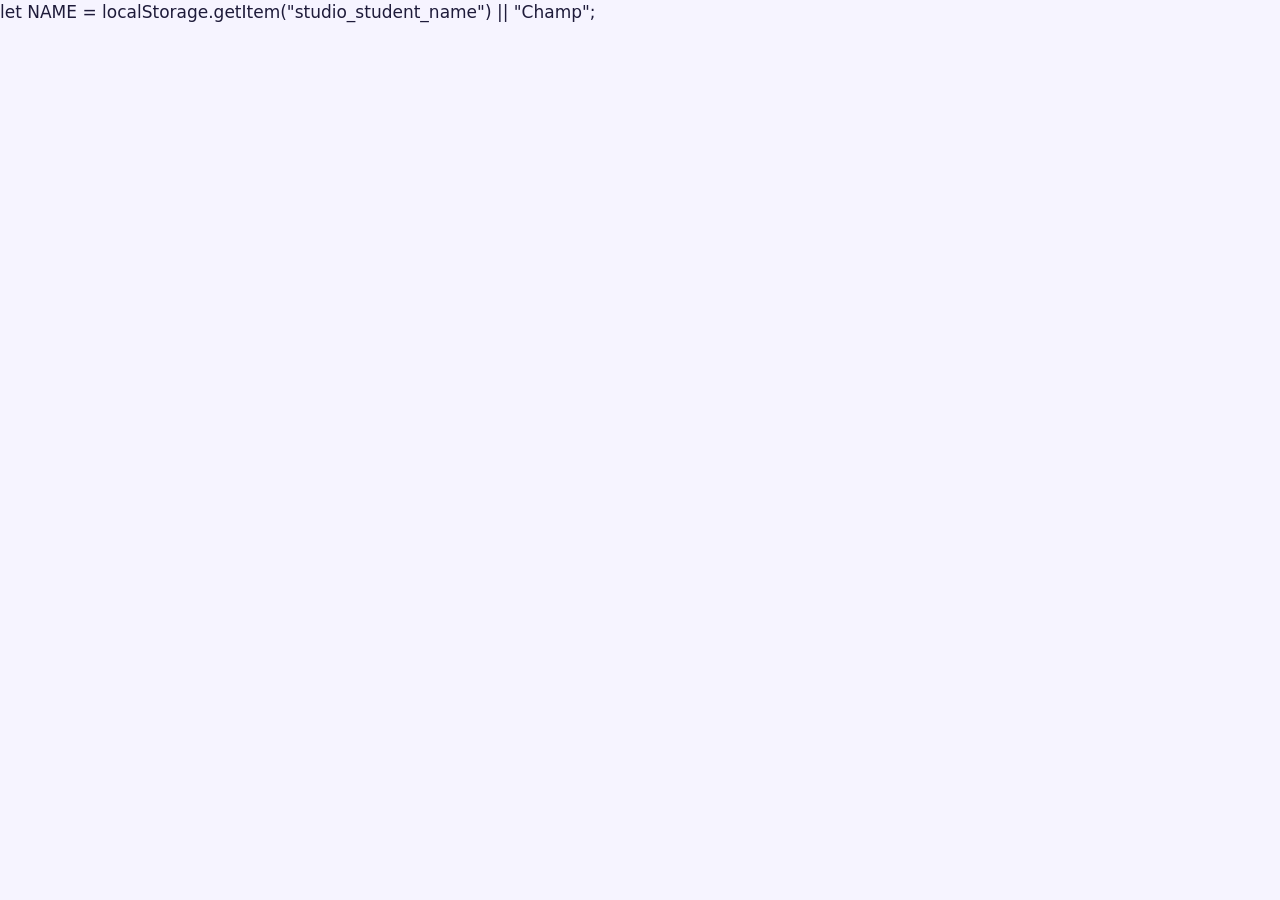
<file: class8.html>
<!DOCTYPE html>
<html lang="en">
<head>
<meta charset="utf-8">
<meta name="viewport" content="width=device-width, initial-scale=1, maximum-scale=1, user-scalable=no, viewport-fit=cover">
<meta name="apple-mobile-web-app-capable" content="yes">
<meta name="apple-mobile-web-app-status-bar-style" content="black-translucent">
<meta name="apple-mobile-web-app-title" content="Class 8">
<meta name="format-detection" content="telephone=no">
<link rel="apple-touch-icon" href="[data-uri]">
<link rel="icon" href="[data-uri]">
<meta name="mobile-web-app-capable" content="yes">
<meta name="theme-color" content="#7c2d12">
<title>Class 8 Revision Studio</title>
<style>
:root{
  --bg:#f6f4ff; --card:#ffffff; --ink:#1e1b3a; --muted:#6b6890; --line:#e6e2f7;
  --brand:#7c2d12; --brand2:#ea580c; --good:#12a150; --goodbg:#e7f8ee; --bad:#e0384b; --badbg:#fdecee;
  --gold:#f5a524; --math:#4f46e5; --sci:#059669; --sst:#d97706;
  --r:20px; --shadow:0 6px 24px rgba(60,40,160,.08);
}
*{box-sizing:border-box;-webkit-tap-highlight-color:transparent}
html,body{margin:0;background:var(--bg);color:var(--ink);font-family:"Nunito","Segoe UI",system-ui,-apple-system,Roboto,"Helvetica Neue",Arial,sans-serif;font-size:17px;line-height:1.45}
body{min-height:100vh;padding-bottom:env(safe-area-inset-bottom)}
button{font:inherit;color:inherit;border:0;background:none;cursor:pointer}
html,body{width:100%;min-height:100%;overscroll-behavior-y:none}
.wrap{max-width:1240px;margin:0 auto;padding:calc(18px + env(safe-area-inset-top)) max(18px,env(safe-area-inset-right)) 120px max(18px,env(safe-area-inset-left))}
@media (min-width:1000px){.wrap{padding-left:32px;padding-right:32px}.g2.wide3{grid-template-columns:repeat(3,1fr)}}
.fsbtn{position:absolute;right:14px;top:14px;z-index:2;background:rgba(255,255,255,.22);color:#fff;border-radius:12px;padding:8px 12px;font-weight:800;font-size:14px}
.dtcard{border-radius:24px;padding:20px;background:linear-gradient(135deg,#7c2d12,#f59e0b);color:#fff;position:relative;overflow:hidden;margin-top:14px}
.dtcard h3{font-size:21px}
.dtcard .chs{display:grid;gap:8px;margin:12px 0 14px}
.dtcard .chs div{background:rgba(255,255,255,.16);border-radius:12px;padding:9px 12px;font-size:15px}
.dtcard .btn{background:#fff;color:#7c2d12}
.bigbadge{font-size:96px;line-height:1;animation:pop .5s}
.shelf{display:flex;gap:10px;flex-wrap:wrap}
.shelf .b{flex:1;min-width:110px;text-align:center;background:#fff;border-radius:16px;padding:12px;box-shadow:var(--shadow)}
.shelf .b span{font-size:34px;display:block}
.shelf .b b{font-size:20px}
.cal{display:grid;grid-template-columns:repeat(7,1fr);gap:6px;margin-top:10px}
.cal div{background:#f1eefc;border-radius:12px;text-align:center;padding:6px 2px;font-size:11px;color:var(--muted)}
.cal div span{display:block;font-size:22px;height:28px}
.subres{display:flex;align-items:center;gap:12px;padding:12px 14px;border-radius:16px;background:#fff;box-shadow:var(--shadow)}
h1,h2,h3{margin:0;line-height:1.2}
.top{display:flex;align-items:center;gap:12px;margin-bottom:16px}
.back{width:46px;height:46px;border-radius:14px;background:var(--card);box-shadow:var(--shadow);font-size:22px;display:grid;place-items:center;flex:none}
.top h2{font-size:22px}
.top .sub{color:var(--muted);font-size:14px}
.card{background:var(--card);border-radius:var(--r);box-shadow:var(--shadow);padding:18px}
.grid{display:grid;gap:14px}
.g2{grid-template-columns:repeat(2,1fr)} .g3{grid-template-columns:repeat(3,1fr)}
@media (max-width:700px){.g3{grid-template-columns:1fr}.g2{grid-template-columns:1fr}}
.hero{background:linear-gradient(135deg,#5b4bdb,#8b5cf6 60%,#c084fc);color:#fff;border-radius:26px;padding:22px 22px 20px;position:relative;overflow:hidden}
.hero:after{content:"";position:absolute;right:-60px;top:-60px;width:220px;height:220px;border-radius:50%;background:rgba(255,255,255,.12)}
.hero .hi{font-size:15px;opacity:.9}
.hero h1{font-size:30px;margin:2px 0 6px}
.hero .date{font-size:14px;opacity:.85}
.stats{display:flex;gap:10px;margin-top:16px;flex-wrap:wrap;position:relative;z-index:1}
.stat{background:rgba(255,255,255,.18);border-radius:14px;padding:8px 12px;font-size:14px;backdrop-filter:blur(4px)}
.stat b{font-size:18px;display:block}
.moral{margin-top:14px;border-radius:22px;padding:18px 18px 16px;background:#fff8e6;border:2px solid #fde7b0;position:relative}
.moral .tag{font-size:12px;font-weight:800;letter-spacing:.08em;color:#b7791f;text-transform:uppercase}
.moral h3{font-size:20px;margin:6px 0 6px;color:#7a4b00}
.moral p{margin:0 0 10px;color:#5d4510}
.moral .task{background:#fff;border-radius:12px;padding:10px 12px;font-size:15px;color:#6b4e12;border:1px dashed #f0cf7a}
.moral .quote{font-style:italic;color:#8a6a24;font-size:15px;margin-top:10px}
.sec{margin:22px 4px 10px;display:flex;justify-content:space-between;align-items:end}
.sec h3{font-size:19px}
.sec span{color:var(--muted);font-size:14px}
.subj{display:flex;gap:14px;align-items:center;padding:16px;border-radius:22px;background:var(--card);box-shadow:var(--shadow);text-align:left;width:100%;border-left:7px solid var(--c)}
.subj .ic{width:56px;height:56px;border-radius:16px;display:grid;place-items:center;font-size:28px;background:color-mix(in srgb,var(--c) 14%,#fff);flex:none}
.subj .nm{font-weight:800;font-size:18px}
.subj .bk{color:var(--muted);font-size:13px}
.bar{height:9px;background:#eeeaf9;border-radius:9px;overflow:hidden;margin-top:8px}
.bar i{display:block;height:100%;background:var(--c,var(--brand));border-radius:9px;transition:width .6s}
.pct{font-weight:800;font-size:15px;color:var(--c)}
.action{display:flex;align-items:center;gap:14px;padding:16px;border-radius:20px;background:var(--card);box-shadow:var(--shadow);text-align:left;width:100%}
.action .ic{font-size:30px;width:54px;height:54px;border-radius:16px;display:grid;place-items:center;flex:none}
.action b{display:block;font-size:17px}
.action small{color:var(--muted);font-size:13.5px}
.chap{display:flex;align-items:center;gap:14px;padding:14px 16px;border-radius:18px;background:var(--card);box-shadow:var(--shadow);width:100%;text-align:left}
.ring{--p:0;--c:var(--brand);width:54px;height:54px;border-radius:50%;flex:none;display:grid;place-items:center;background:conic-gradient(var(--c) calc(var(--p)*1%),#eeeaf9 0);font-size:13px;font-weight:800}
.ring span{width:42px;height:42px;border-radius:50%;background:#fff;display:grid;place-items:center}
.chap .t{font-weight:700}
.chap .m{color:var(--muted);font-size:13px}
.stars{color:var(--gold);letter-spacing:1px}
.tabs{display:flex;gap:8px;overflow-x:auto;padding:4px 2px 10px;scrollbar-width:none}
.tab{padding:10px 16px;border-radius:999px;background:var(--card);box-shadow:var(--shadow);font-weight:700;white-space:nowrap;font-size:15px}
.tab.on{background:var(--c,var(--brand));color:#fff}
.btn{display:inline-flex;align-items:center;justify-content:center;gap:8px;padding:14px 20px;border-radius:16px;font-weight:800;background:var(--brand);color:#fff;font-size:17px;min-height:52px}
.btn.alt{background:#efeafd;color:var(--brand)}
.btn.block{width:100%}
.btn:disabled{opacity:.45}
.pill{display:inline-block;padding:3px 10px;border-radius:999px;font-size:12px;font-weight:800;background:#efeafd;color:var(--brand)}
.pill.x{background:#e3f6ff;color:#0369a1}
.pill.imp{background:#fff1d6;color:#b45309}
ul.clean{list-style:none;padding:0;margin:0}
.prio li{display:flex;gap:12px;padding:12px 0;border-bottom:1px solid var(--line)}
.prio li:last-child{border:0}
.prio .n{width:30px;height:30px;border-radius:10px;background:#efeafd;color:var(--brand);display:grid;place-items:center;font-weight:800;flex:none;font-size:14px}
.trap{border-radius:16px;padding:14px;background:#fff;box-shadow:var(--shadow);border-left:6px solid var(--bad)}
.trap .w{color:var(--bad);font-weight:700}
.trap .r{color:var(--good);font-weight:700;margin-top:6px}
.trap .k{margin-top:8px;font-size:14px;background:#f6f4ff;border-radius:10px;padding:8px 10px;color:var(--brand)}
.flash{min-height:150px;display:flex;flex-direction:column;justify-content:center;border-radius:20px;padding:20px;background:#fff;box-shadow:var(--shadow);text-align:left;width:100%}
.flash .q{font-weight:700;font-size:18px}
.flash .a{margin-top:12px;padding-top:12px;border-top:2px dashed var(--line);color:#14532d;display:none}
.flash.open .a{display:block}
.flash .hint{color:var(--muted);font-size:13px;margin-top:10px}
.flash.open .hint{display:none}
.selfmark{display:none;gap:8px;margin-top:12px}
.flash.open .selfmark{display:flex}
.selfmark button{flex:1;padding:10px;border-radius:12px;font-weight:800;font-size:14px}
/* quiz */
.qhead{display:flex;align-items:center;gap:12px;margin-bottom:14px}
.qprog{flex:1;height:12px;background:#e9e5fa;border-radius:12px;overflow:hidden}
.qprog i{display:block;height:100%;background:linear-gradient(90deg,var(--brand),var(--brand2));transition:width .4s}
.qcount{font-weight:800;color:var(--muted);font-size:15px;min-width:64px;text-align:right}
.timer{font-weight:800;color:var(--bad);font-variant-numeric:tabular-nums}
.qcard{background:#fff;border-radius:24px;box-shadow:var(--shadow);padding:22px}
.qcard .meta{display:flex;gap:6px;flex-wrap:wrap;margin-bottom:10px}
.qtext{font-size:21px;font-weight:700;line-height:1.4}
.ar{display:grid;gap:10px;margin-top:4px}
.ar div{background:#f6f4ff;border-radius:14px;padding:12px 14px;font-size:17px}
.ar b{color:var(--brand)}
.opts{display:grid;gap:12px;margin-top:18px}
.opt{display:flex;align-items:center;gap:14px;padding:15px 16px;border-radius:16px;border:2.5px solid var(--line);background:#fff;text-align:left;font-size:18px;min-height:58px;transition:transform .08s,border-color .2s,background .2s}
.opt:active{transform:scale(.98)}
.opt .l{width:34px;height:34px;border-radius:11px;background:#f1eefc;display:grid;place-items:center;font-weight:800;color:var(--brand);flex:none}
.opt.sel{border-color:var(--brand);background:#f3f0ff}
.opt.ok{border-color:var(--good);background:var(--goodbg)}
.opt.ok .l{background:var(--good);color:#fff}
.opt.no{border-color:var(--bad);background:var(--badbg)}
.opt.no .l{background:var(--bad);color:#fff}
.opt[disabled]{cursor:default}
.tfopts{grid-template-columns:1fr 1fr}
.tfopts .opt{justify-content:center;font-weight:800;font-size:20px}
.feedback{margin-top:16px;border-radius:16px;padding:14px 16px;display:none}
.feedback.show{display:block;animation:pop .25s}
.feedback.good{background:var(--goodbg);color:#0f5132}
.feedback.bad{background:var(--badbg);color:#7a1020}
.feedback b{font-size:18px}
.qfoot{position:sticky;bottom:0;padding:14px 0 calc(14px + env(safe-area-inset-bottom));background:linear-gradient(transparent,var(--bg) 30%)}
@keyframes pop{from{transform:scale(.96);opacity:0}to{transform:none;opacity:1}}
.res{text-align:center;padding:26px 18px}
.res .big{font-size:64px;font-weight:900;background:linear-gradient(135deg,var(--brand),#c026d3);-webkit-background-clip:text;background-clip:text;color:transparent}
.res .msg{font-size:20px;font-weight:800;margin:6px 0}
.rev{margin-top:12px;text-align:left}
.rev .item{padding:12px;border-radius:14px;background:#fff;box-shadow:var(--shadow);margin-bottom:10px;font-size:15px}
.rev .item .y{color:var(--bad)} .rev .item .c{color:var(--good);font-weight:700}
.nav{position:fixed;left:0;right:0;bottom:0;background:rgba(255,255,255,.96);backdrop-filter:blur(10px);border-top:1px solid var(--line);display:flex;justify-content:space-around;padding:8px 6px calc(8px + env(safe-area-inset-bottom));z-index:20}
.nav button{display:flex;flex-direction:column;align-items:center;font-size:12px;font-weight:700;color:var(--muted);padding:4px 10px;border-radius:12px;min-width:68px}
.nav button span{font-size:24px}
.nav button.on{color:var(--brand);background:#f1eefc}
.empty{text-align:center;color:var(--muted);padding:30px 10px}
.chips{display:flex;flex-wrap:wrap;gap:8px}
.chip{padding:10px 14px;border-radius:12px;background:#fff;border:2px solid var(--line);font-weight:700;font-size:15px}
.chip.on{border-color:var(--brand);background:#f1eefc;color:var(--brand)}
.kpi{text-align:center}
.kpi b{display:block;font-size:28px;color:var(--brand)}
.kpi small{color:var(--muted)}
.week{display:flex;gap:6px;justify-content:space-between;margin-top:8px}
.week div{flex:1;text-align:center;font-size:12px;color:var(--muted)}
.week i{display:block;height:70px;border-radius:10px;background:#eeeaf9;position:relative;overflow:hidden;margin-bottom:4px}
.week i em{position:absolute;bottom:0;left:0;right:0;background:linear-gradient(var(--brand2),var(--brand));border-radius:10px}
.toast{position:fixed;left:50%;top:18px;transform:translateX(-50%) translateY(-120px);background:#1e1b3a;color:#fff;padding:12px 18px;border-radius:14px;font-weight:700;z-index:50;transition:transform .35s;max-width:90vw;text-align:center}
.toast.show{transform:translateX(-50%) translateY(0)}
canvas#fx{position:fixed;inset:0;pointer-events:none;z-index:60}
.small{font-size:14px;color:var(--muted)}
.note{background:#eef7ff;border-radius:14px;padding:12px 14px;color:#0b4a6f;font-size:15px}
.mt{margin-top:14px}.mt2{margin-top:22px}
.row{display:flex;gap:10px;align-items:center;flex-wrap:wrap}
.spacer{flex:1}
.badge{display:inline-flex;align-items:center;gap:6px;background:#fff;border-radius:999px;padding:6px 12px;box-shadow:var(--shadow);font-weight:800;font-size:14px}
.note-card{background:#fff;border-radius:18px;box-shadow:var(--shadow);padding:16px 18px;border-top:5px solid var(--c)}
.note-card .nh{font-weight:800;font-size:17px;display:flex;align-items:center;gap:10px;margin-bottom:6px}
.note-card .nn{width:28px;height:28px;border-radius:9px;background:color-mix(in srgb,var(--c) 14%,#fff);color:var(--c);display:grid;place-items:center;font-size:14px;flex:none}
.note-card .nt{font-size:16.5px;line-height:1.55}
.dot{color:var(--brand);font-weight:900;margin:0 6px}
.blank{display:inline-block;min-width:90px;border-bottom:3px solid var(--brand);margin:0 4px;text-align:center}
.blank.filled{color:var(--good);border-color:var(--good);padding:0 6px}
.fcard{width:100%;min-height:340px;perspective:1200px;padding:0;display:block}
.fcard .fin{position:relative;width:100%;min-height:340px;transition:transform .5s;transform-style:preserve-3d}
.fcard.flip .fin{transform:rotateY(180deg)}
.fcard .ff,.fcard .fb{position:absolute;inset:0;backface-visibility:hidden;-webkit-backface-visibility:hidden;border-radius:26px;padding:26px;display:flex;flex-direction:column;justify-content:center;box-shadow:var(--shadow)}
.fcard .ff{background:linear-gradient(135deg,var(--c),color-mix(in srgb,var(--c) 60%,#c084fc));color:#fff;text-align:center}
.fcard .ff .small{color:rgba(255,255,255,.85)}
.fcard .ft{font-size:26px;font-weight:900;margin-top:12px}
.fcard .fb{background:#fff;transform:rotateY(180deg);font-size:18px;line-height:1.6;text-align:left}
</style>
</head>
<body>
let NAME = localStorage.getItem("studio_student_name") || "Champ";
<nav class="nav" id="nav">
  <button data-go="home"><span>🏠</span>Home</button>
  <button data-go="dtest"><span>🏅</span>Daily Test</button>
  <button data-go="daily"><span>⚡</span>Daily 15</button>
  <button data-go="exam"><span>📝</span>Exam</button>
  <button data-go="mistakes"><span>📒</span>Mistakes</button>
  <button data-go="progress"><span>📈</span>Progress</button>
</nav>
<div class="toast" id="toast"></div>
<canvas id="fx"></canvas>
<script>
const DATA = {"subjects":[{"name":"Mathematics","book":"Ganita Prakash","icon":"➗","color":"#4f46e5","id":"math","chapters":[{"n":1,"t":"A Square and a Cube","intro":"Part 1, Ch 1. Square numbers, their patterns, square roots, cube numbers and cube roots.","prio":[{"t":"Perfect squares and their units digits","s":3},{"t":"Square roots by prime factorisation","s":3},{"t":"Cubes and cube roots","s":3},{"t":"Patterns: sum of odd numbers, Hardy–Ramanujan number","s":2}],"notes":[{"h":"Square number","t":"n² = n × n. Perfect squares: 1, 4, 9, 16, 25, 36, 49, 64, 81, 100…"},{"h":"Units digit test","t":"A perfect square always ends in 0, 1, 4, 5, 6 or 9. A number ending in 2, 3, 7 or 8 is never a perfect square."},{"h":"Odd numbers pattern","t":"1 + 3 + 5 + … (first n odd numbers) = n². E.g. 1+3+5+7 = 16 = 4²."},{"h":"Square root","t":"√(n²) = n. By prime factorisation: pair the primes; √144 = √(2×2×2×2×3×3) = 2×2×3 = 12."},{"h":"Cube number","t":"n³ = n × n × n: 1, 8, 27, 64, 125, 216, 343, 512, 729, 1000."},{"h":"Cube root","t":"∛(n³) = n. Make triplets of primes: ∛216 = ∛(2³×3³) = 6."},{"h":"Taxicab number","t":"1729 = 1³ + 12³ = 9³ + 10³ — the smallest number that is a sum of two cubes in two ways (Hardy–Ramanujan number)."}],"conc":[],"top":[],"prac":[],"comp":[],"case":[],"mock":[{"q":"Find √1764 by prime factorisation.","a":"1764 = 2×2×3×3×7×7 → √ = 2×3×7 = 42.","m":3},{"q":"Is 500 a perfect cube? If not, find the smallest number to multiply it by to make it one.","a":"500 = 2²×5³; multiply by 2 → 1000 = 10³.","m":3}],"rq":[],"traps":[{"m":"Thinking the square of a number always ends in the same digit","c":"Only the units digit matters: 7² = 49 ends in 9.","t":"—"},{"m":"Pairing primes for cube roots","c":"Cube roots need triplets, square roots need pairs.","t":"—"}],"qs":[{"id":"math1m0","k":"mcq","q":"Which can never be a perfect square?","o":["1287","1296","1225","1444"],"a":0,"e":"Squares never end in 7.","sh":1},{"id":"math1m1","k":"mcq","q":"√196 =","o":["14","16","13","98"],"a":0,"e":"","sh":1},{"id":"math1m2","k":"mcq","q":"1 + 3 + 5 + 7 + 9 =","o":["25","20","30","36"],"a":0,"e":"Sum of first 5 odd numbers = 5².","sh":1},{"id":"math1m3","k":"mcq","q":"Cube of 7:","o":["343","49","21","249"],"a":0,"e":"","sh":1},{"id":"math1m4","k":"mcq","q":"∛512 =","o":["8","9","7","64"],"a":0,"e":"","sh":1},{"id":"math1m5","k":"mcq","q":"The Hardy–Ramanujan number is:","o":["1729","1001","1331","1024"],"a":0,"e":"","sh":1},{"id":"math1m6","k":"mcq","q":"Smallest number to multiply 72 by to get a perfect square:","o":["2","3","6","4"],"a":0,"e":"72 = 2³ × 3²; one 2 is unpaired.","sh":1},{"id":"math1m7","k":"mcq","q":"Number of non-square numbers between 5² and 6²:","o":["10","11","12","5"],"a":0,"e":"Between n² and (n+1)² there are 2n numbers.","sh":1},{"id":"math1m8","k":"mcq","q":"A number ending in 5 has a square ending in:","o":["25","5","15","50"],"a":0,"e":"","sh":1},{"id":"math1m9","k":"mcq","q":"Which is a perfect cube?","o":["125","150","100","250"],"a":0,"e":"","sh":1},{"id":"math1t10","k":"tf","q":"The square of an odd number is odd.","a":0,"e":""},{"id":"math1t11","k":"tf","q":"A perfect square can end in 8.","a":1,"e":"Squares end only in 0, 1, 4, 5, 6 or 9."},{"id":"math1t12","k":"tf","q":"∛(−27) = −3.","a":0,"e":""},{"id":"math1f13","k":"mcq","fill":1,"q":"√(169) = ___","o":["13","17","19","12"],"a":0,"e":"","sh":1},{"id":"math1f14","k":"mcq","fill":1,"q":"8 × 8 × 8 = ___","o":["512","64","256","888"],"a":0,"e":"","sh":1},{"id":"math1f15","k":"mcq","fill":1,"q":"1729 = 1³ + 12³ = 9³ + ___³","o":["10","11","8","7"],"a":0,"e":"","sh":1}]},{"n":2,"t":"Power Play","intro":"Part 1, Ch 2. Exponents and powers, laws of exponents, zero and negative exponents, and very large and small numbers.","prio":[{"t":"Laws of exponents","s":3},{"t":"Zero and negative exponents","s":3},{"t":"Scientific (standard) notation","s":3},{"t":"Exponential growth (doubling)","s":2}],"notes":[{"h":"Exponent","t":"aⁿ = a × a × … (n times). a is the base, n the exponent."},{"h":"Laws","t":"aᵐ × aⁿ = aᵐ⁺ⁿ · aᵐ ÷ aⁿ = aᵐ⁻ⁿ · (aᵐ)ⁿ = aᵐⁿ · (ab)ⁿ = aⁿbⁿ · (a/b)ⁿ = aⁿ/bⁿ."},{"h":"Zero exponent","t":"a⁰ = 1 for any non-zero a."},{"h":"Negative exponent","t":"a⁻ⁿ = 1/aⁿ. E.g. 2⁻³ = 1/8."},{"h":"Scientific notation","t":"Write as a × 10ⁿ with 1 ≤ a < 10. 3,84,000 km = 3.84 × 10⁵ km; 0.00007 = 7 × 10⁻⁵."},{"h":"Doubling power","t":"Folding a paper in half n times gives 2ⁿ layers — exponential growth is very fast."}],"conc":[],"top":[],"prac":[],"comp":[],"case":[],"mock":[{"q":"Simplify (2⁵ × 2³) ÷ 2⁴.","a":"2⁵⁺³⁻⁴ = 2⁴ = 16.","m":2},{"q":"Write the distance 1,50,000,000 km in standard form.","a":"1.5 × 10⁸ km.","m":2}],"rq":[],"traps":[{"m":"Writing 2³ = 6","c":"2³ = 2×2×2 = 8, not 2×3.","t":"—"},{"m":"Thinking a negative exponent makes a number negative","c":"2⁻³ = 1/8 is positive.","t":"—"}],"qs":[{"id":"math2m0","k":"mcq","q":"2⁵ =","o":["32","10","25","64"],"a":0,"e":"","sh":1},{"id":"math2m1","k":"mcq","q":"3² × 3³ =","o":["3⁵","3⁶","9⁵","3¹"],"a":0,"e":"Add the exponents.","sh":1},{"id":"math2m2","k":"mcq","q":"(5²)³ =","o":["5⁶","5⁵","5⁸","25³ only"],"a":0,"e":"Multiply the exponents.","sh":1},{"id":"math2m3","k":"mcq","q":"7⁰ =","o":["1","0","7","70"],"a":0,"e":"","sh":1},{"id":"math2m4","k":"mcq","q":"2⁻³ =","o":["1/8","−8","−6","8"],"a":0,"e":"","sh":1},{"id":"math2m5","k":"mcq","q":"10⁶ ÷ 10² =","o":["10⁴","10³","10⁸","10¹²"],"a":0,"e":"","sh":1},{"id":"math2m6","k":"mcq","q":"45,000 in scientific notation:","o":["4.5 × 10⁴","45 × 10³","4.5 × 10³","0.45 × 10⁵"],"a":0,"e":"","sh":1},{"id":"math2m7","k":"mcq","q":"0.0003 in scientific notation:","o":["3 × 10⁻⁴","3 × 10⁴","3 × 10⁻³","0.3 × 10⁻³"],"a":0,"e":"","sh":1},{"id":"math2m8","k":"mcq","q":"A paper folded in half 6 times has how many layers?","o":["64","12","36","32"],"a":0,"e":"2⁶ = 64.","sh":1},{"id":"math2m9","k":"mcq","q":"(−1)⁹⁹ =","o":["−1","1","99","0"],"a":0,"e":"","sh":1},{"id":"math2t10","k":"tf","q":"a⁰ = 0.","a":1,"e":"a⁰ = 1 (a ≠ 0)."},{"id":"math2t11","k":"tf","q":"(2 × 5)³ = 2³ × 5³.","a":0,"e":""},{"id":"math2t12","k":"tf","q":"10⁻² = 0.01.","a":0,"e":""},{"id":"math2f13","k":"mcq","fill":1,"q":"aᵐ × aⁿ = a^(___)","o":["m + n","m × n","m − n","m ÷ n"],"a":0,"e":"","sh":1},{"id":"math2f14","k":"mcq","fill":1,"q":"The number 1,000,000 = 10^___","o":["6","5","7","1000"],"a":0,"e":"","sh":1},{"id":"math2f15","k":"mcq","fill":1,"q":"In scientific notation, the first part is at least 1 and less than ___.","o":["10","100","1","5"],"a":0,"e":"","sh":1}]},{"n":3,"t":"A Story of Numbers","intro":"Part 1, Ch 3. How humans counted: tally marks, early number systems (Egyptian, Roman, Mayan, Babylonian) and India’s place-value system with zero.","prio":[{"t":"Need for counting and early methods","s":2},{"t":"Roman numerals","s":3},{"t":"Bases: Mayan (20) and Babylonian (60)","s":3},{"t":"Indian decimal place-value system and zero","s":3}],"notes":[{"h":"Early counting","t":"Matching objects with pebbles, notches on bones and tally marks."},{"h":"Roman numerals","t":"I = 1, V = 5, X = 10, L = 50, C = 100, D = 500, M = 1000. A smaller symbol before a larger one is subtracted (IV = 4, IX = 9, XL = 40). No zero and no place value — hard for big calculations."},{"h":"Egyptian","t":"Separate symbols for 1, 10, 100, 1000…; repeated as needed (additive system)."},{"h":"Mayan","t":"Base 20 (vigesimal), with a symbol for zero (a shell)."},{"h":"Babylonian","t":"Base 60 (sexagesimal) — still used in 60 minutes and 360° in a circle."},{"h":"Indian system","t":"Decimal base 10, place value, and zero as a number. Brahmagupta (7th century) gave rules for zero. It travelled via the Arabs to Europe — ‘Hindu–Arabic numerals’."}],"conc":[],"top":[],"prac":[],"comp":[],"case":[],"mock":[{"q":"Why is the Indian place-value system better than Roman numerals?","a":"Uses only 10 digits with zero; the value depends on position, so large numbers and calculations are easy.","m":3},{"q":"Write 2026 and 49 in Roman numerals.","a":"MMXXVI and XLIX.","m":2}],"rq":[],"traps":[{"m":"Writing 49 as IL","c":"49 = XL + IX = XLIX.","t":"—"}],"qs":[{"id":"math3m0","k":"mcq","q":"XIV in Hindu–Arabic numerals:","o":["14","16","9","114"],"a":0,"e":"","sh":1},{"id":"math3m1","k":"mcq","q":"Roman numeral for 40:","o":["XL","XXXX","LX","IL"],"a":0,"e":"","sh":1},{"id":"math3m2","k":"mcq","q":"Roman numeral for 90:","o":["XC","LXXXX","CX","IC"],"a":0,"e":"","sh":1},{"id":"math3m3","k":"mcq","q":"MCMXLVII =","o":["1947","1967","2047","1497"],"a":0,"e":"","sh":1},{"id":"math3m4","k":"mcq","q":"The Mayan system used base:","o":["20","10","60","12"],"a":0,"e":"","sh":1},{"id":"math3m5","k":"mcq","q":"Babylonians used base:","o":["60","10","20","2"],"a":0,"e":"","sh":1},{"id":"math3m6","k":"mcq","q":"Which system did NOT have a zero?","o":["Roman","Indian","Mayan","Hindu–Arabic"],"a":0,"e":"","sh":1},{"id":"math3m7","k":"mcq","q":"Indian mathematician who gave rules for operations with zero:","o":["Brahmagupta","Euclid","Pythagoras","Fibonacci"],"a":0,"e":"","sh":1},{"id":"math3m8","k":"mcq","q":"60 minutes in an hour comes from the:","o":["Babylonian base-60 system","Roman system","Egyptian system","Mayan system"],"a":0,"e":"","sh":1},{"id":"math3m9","k":"mcq","q":"In the place-value system, the 5 in 5,072 means:","o":["5000","500","5","50"],"a":0,"e":"","sh":1},{"id":"math3t10","k":"tf","q":"Roman numerals have a symbol for zero.","a":1,"e":""},{"id":"math3t11","k":"tf","q":"Our numerals are called Hindu–Arabic numerals.","a":0,"e":"They came from India via the Arabs."},{"id":"math3t12","k":"tf","q":"D stands for 500.","a":0,"e":""},{"id":"math3f13","k":"mcq","fill":1,"q":"The Roman numeral for 1000 is ___.","o":["M","D","C","K"],"a":0,"e":"","sh":1},{"id":"math3f14","k":"mcq","fill":1,"q":"Our number system is base ___.","o":["10","20","60","2"],"a":0,"e":"","sh":1},{"id":"math3f15","k":"mcq","fill":1,"q":"XIX = ___","o":["19","21","11","9"],"a":0,"e":"","sh":1}]},{"n":4,"t":"Quadrilaterals","intro":"Part 1, Ch 4. Types of quadrilaterals and their properties — parallelogram, rectangle, rhombus, square, kite and trapezium.","prio":[{"t":"Angle sum of a quadrilateral","s":3},{"t":"Properties of a parallelogram","s":3},{"t":"Rectangle, rhombus, square: diagonals","s":3},{"t":"Kite and trapezium","s":2}],"notes":[{"h":"Angle sum","t":"The four angles of any quadrilateral add up to 360°."},{"h":"Parallelogram","t":"Opposite sides parallel and equal; opposite angles equal; adjacent angles add to 180°; diagonals bisect each other."},{"h":"Rectangle","t":"Parallelogram with all angles 90°; diagonals are equal and bisect each other."},{"h":"Rhombus","t":"Parallelogram with all sides equal; diagonals bisect each other at right angles."},{"h":"Square","t":"All sides equal and all angles 90°; diagonals equal and perpendicular bisectors of each other. A square is a rectangle and a rhombus."},{"h":"Kite and trapezium","t":"Kite: two pairs of equal adjacent sides; diagonals perpendicular. Trapezium: exactly one pair of parallel sides."}],"conc":[],"top":[],"prac":[],"comp":[],"case":[],"mock":[{"q":"The angles of a quadrilateral are x, 2x, 3x and 4x. Find them.","a":"10x = 360 → x = 36; angles 36°, 72°, 108°, 144°.","m":3},{"q":"List three properties of a rhombus.","a":"All sides equal; opposite angles equal; diagonals bisect each other at 90°.","m":2}],"rq":[],"traps":[{"m":"Saying a rhombus has equal diagonals","c":"Only a square (or rectangle) has equal diagonals.","t":"—"}],"qs":[{"id":"math4m0","k":"mcq","q":"Sum of angles of a quadrilateral:","o":["360°","180°","540°","90°"],"a":0,"e":"","sh":1},{"id":"math4m1","k":"mcq","q":"Three angles of a quadrilateral are 80°, 100°, 90°. The fourth is:","o":["90°","80°","100°","70°"],"a":0,"e":"","sh":1},{"id":"math4m2","k":"mcq","q":"In a parallelogram, adjacent angles are:","o":["supplementary (sum 180°)","equal","complementary","always 90°"],"a":0,"e":"","sh":1},{"id":"math4m3","k":"mcq","q":"A quadrilateral with only one pair of parallel sides:","o":["trapezium","parallelogram","rhombus","kite"],"a":0,"e":"","sh":1},{"id":"math4m4","k":"mcq","q":"Diagonals of a rhombus meet at:","o":["90°","60°","45°","180°"],"a":0,"e":"","sh":1},{"id":"math4m5","k":"mcq","q":"A parallelogram with all angles right angles:","o":["rectangle","rhombus","kite","trapezium"],"a":0,"e":"","sh":1},{"id":"math4m6","k":"mcq","q":"Diagonals are equal in a:","o":["rectangle","rhombus (not square)","kite","general parallelogram"],"a":0,"e":"","sh":1},{"id":"math4m7","k":"mcq","q":"One angle of a parallelogram is 70°. Its adjacent angle is:","o":["110°","70°","20°","290°"],"a":0,"e":"","sh":1},{"id":"math4m8","k":"mcq","q":"Which is always a rhombus?","o":["square","rectangle","trapezium","kite"],"a":0,"e":"","sh":1},{"id":"math4m9","k":"mcq","q":"Two pairs of equal adjacent sides is a:","o":["kite","rectangle","trapezium","parallelogram"],"a":0,"e":"","sh":1},{"id":"math4t10","k":"tf","q":"Every square is a rectangle.","a":0,"e":""},{"id":"math4t11","k":"tf","q":"Every rectangle is a square.","a":1,"e":"Its sides need not all be equal."},{"id":"math4t12","k":"tf","q":"Diagonals of a parallelogram bisect each other.","a":0,"e":""},{"id":"math4f13","k":"mcq","fill":1,"q":"Opposite angles of a parallelogram are ___.","o":["equal","supplementary","right angles","unequal"],"a":0,"e":"","sh":1},{"id":"math4f14","k":"mcq","fill":1,"q":"A rhombus has all four ___ equal.","o":["sides","angles","diagonals","vertices"],"a":0,"e":"","sh":1},{"id":"math4f15","k":"mcq","fill":1,"q":"In a quadrilateral, the angle sum is ___°.","o":["360","180","270","720"],"a":0,"e":"","sh":1}]},{"n":5,"t":"Number Play","intro":"Part 1, Ch 5. Playing with numbers — divisibility rules, remainders, digit patterns and number puzzles.","prio":[{"t":"Divisibility rules for 2, 3, 4, 5, 6, 8, 9, 10, 11","s":3},{"t":"Remainders and patterns","s":3},{"t":"Digit sums and puzzles","s":2}],"notes":[{"h":"Rules 2, 5, 10","t":"2: last digit even · 5: last digit 0 or 5 · 10: last digit 0."},{"h":"Rules 3 and 9","t":"Sum of digits divisible by 3 (or by 9)."},{"h":"Rules 4 and 8","t":"4: last two digits divisible by 4 · 8: last three digits divisible by 8."},{"h":"Rule 6","t":"Divisible by both 2 and 3."},{"h":"Rule 11","t":"Difference between the sums of alternate digits is 0 or a multiple of 11 (e.g. 2915: (2+1)−(9+5) = −11 ✓)."},{"h":"Remainders","t":"When n is divided by d, n = d × q + r with 0 ≤ r < d. Remainders of consecutive numbers repeat in cycles."},{"h":"Two-digit reversal","t":"ab + ba is always a multiple of 11; ab − ba is always a multiple of 9."}],"conc":[],"top":[],"prac":[],"comp":[],"case":[],"mock":[{"q":"Check whether 7,15,264 is divisible by 4, 8 and 11.","a":"Last two 64 → by 4 ✓; last three 264 → by 8 ✓; (7+5+6)−(1+2+4)=11 → by 11 ✓.","m":3},{"q":"Show that ab − ba is a multiple of 9.","a":"(10a+b) − (10b+a) = 9a − 9b = 9(a−b).","m":3}],"rq":[],"traps":[{"m":"Using the digit-sum rule for 4","c":"For 4, check the last two digits.","t":"—"}],"qs":[{"id":"math5m0","k":"mcq","q":"Which is divisible by 9?","o":["4536","4537","4535","4532"],"a":0,"e":"Digit sum 18.","sh":1},{"id":"math5m1","k":"mcq","q":"Which is divisible by 4?","o":["7316","7314","7318","7322"],"a":0,"e":"16 is divisible by 4.","sh":1},{"id":"math5m2","k":"mcq","q":"Which is divisible by 11?","o":["2915","2914","2916","2917"],"a":0,"e":"","sh":1},{"id":"math5m3","k":"mcq","q":"A number divisible by 2 and 3 is divisible by:","o":["6","5","9","12 always"],"a":0,"e":"","sh":1},{"id":"math5m4","k":"mcq","q":"Remainder when 100 is divided by 7:","o":["2","3","1","4"],"a":0,"e":"","sh":1},{"id":"math5m5","k":"mcq","q":"Which is divisible by 8?","o":["5128","5124","5126","5130"],"a":0,"e":"128 ÷ 8 = 16.","sh":1},{"id":"math5m6","k":"mcq","q":"74 − 47 =","o":["27","21","36","31"],"a":0,"e":"Reversal difference is a multiple of 9.","sh":1},{"id":"math5m7","k":"mcq","q":"52 + 25 =","o":["77","72","67","87"],"a":0,"e":"Reversal sum is a multiple of 11.","sh":1},{"id":"math5m8","k":"mcq","q":"The smallest digit to put in 54_2 to make it divisible by 3:","o":["1","0","2","3"],"a":0,"e":"5+4+1+2 = 12.","sh":1},{"id":"math5m9","k":"mcq","q":"If n leaves remainder 3 when divided by 5, n + 2 leaves remainder:","o":["0","5","1","3"],"a":0,"e":"","sh":1},{"id":"math5t10","k":"tf","q":"A number divisible by 9 is always divisible by 3.","a":0,"e":""},{"id":"math5t11","k":"tf","q":"A number divisible by 3 is always divisible by 9.","a":1,"e":"E.g. 12."},{"id":"math5t12","k":"tf","q":"Any number ending in 0 is divisible by 2, 5 and 10.","a":0,"e":""},{"id":"math5f13","k":"mcq","fill":1,"q":"For divisibility by 8, check the last ___ digits.","o":["three","two","one","four"],"a":0,"e":"","sh":1},{"id":"math5f14","k":"mcq","fill":1,"q":"A number is divisible by 3 if its digit ___ is divisible by 3.","o":["sum","product","difference","reverse"],"a":0,"e":"","sh":1},{"id":"math5f15","k":"mcq","fill":1,"q":"Remainder is always less than the ___.","o":["divisor","dividend","quotient","sum"],"a":0,"e":"","sh":1}]},{"n":6,"t":"We Distribute, Yet Things Multiply","intro":"Part 1, Ch 6. The distributive property, multiplying algebraic expressions and the special identities.","prio":[{"t":"Distributive property a(b + c)","s":3},{"t":"Multiplying binomials","s":3},{"t":"Identities: (a+b)², (a−b)², (a+b)(a−b)","s":3},{"t":"Mental maths using identities","s":2}],"notes":[{"h":"Distributive law","t":"a(b + c) = ab + ac. Example: 7 × 102 = 7 × 100 + 7 × 2 = 714."},{"h":"Binomial × binomial","t":"(a + b)(c + d) = ac + ad + bc + bd."},{"h":"Identity 1","t":"(a + b)² = a² + 2ab + b²."},{"h":"Identity 2","t":"(a − b)² = a² − 2ab + b²."},{"h":"Identity 3","t":"(a + b)(a − b) = a² − b²."},{"h":"Identity 4","t":"(x + a)(x + b) = x² + (a + b)x + ab."},{"h":"Mental maths","t":"103 × 97 = (100+3)(100−3) = 10000 − 9 = 9991. 99² = (100−1)² = 9801."}],"conc":[],"top":[],"prac":[],"comp":[],"case":[],"mock":[{"q":"Using an identity, find 105 × 95.","a":"(100+5)(100−5) = 10000 − 25 = 9975.","m":2},{"q":"Expand (3x − 2y)².","a":"9x² − 12xy + 4y².","m":3}],"rq":[],"traps":[{"m":"Writing (a + b)² = a² + b²","c":"Remember the 2ab middle term.","t":"—"}],"qs":[{"id":"math6m0","k":"mcq","q":"(x + 3)² =","o":["x² + 6x + 9","x² + 9","x² + 3x + 9","x² + 6x + 6"],"a":0,"e":"","sh":1},{"id":"math6m1","k":"mcq","q":"(a − 5)² =","o":["a² − 10a + 25","a² − 25","a² + 10a − 25","a² − 5a + 25"],"a":0,"e":"","sh":1},{"id":"math6m2","k":"mcq","q":"(p + 4)(p − 4) =","o":["p² − 16","p² + 16","p² − 8p − 16","p² − 8"],"a":0,"e":"","sh":1},{"id":"math6m3","k":"mcq","q":"102² =","o":["10404","10204","10004","10400"],"a":0,"e":"(100+2)².","sh":1},{"id":"math6m4","k":"mcq","q":"51 × 49 =","o":["2499","2500","2401","2599"],"a":0,"e":"(50+1)(50−1).","sh":1},{"id":"math6m5","k":"mcq","q":"(x + 2)(x + 5) =","o":["x² + 7x + 10","x² + 10x + 7","x² + 7x + 7","x² + 10"],"a":0,"e":"","sh":1},{"id":"math6m6","k":"mcq","q":"3(2a + 4b) =","o":["6a + 12b","6a + 4b","5a + 7b","2a + 12b"],"a":0,"e":"","sh":1},{"id":"math6m7","k":"mcq","q":"98² =","o":["9604","9804","9600","9404"],"a":0,"e":"(100−2)².","sh":1},{"id":"math6m8","k":"mcq","q":"47² − 43² =","o":["360","16","90","400"],"a":0,"e":"(47+43)(47−43) = 90×4.","sh":1},{"id":"math6m9","k":"mcq","q":"(2x)(3x²) =","o":["6x³","5x³","6x²","6x"],"a":0,"e":"","sh":1},{"id":"math6t10","k":"tf","q":"(a + b)² = a² + b².","a":1,"e":"The middle term 2ab is missing."},{"id":"math6t11","k":"tf","q":"(a + b)(a − b) = a² − b².","a":0,"e":""},{"id":"math6t12","k":"tf","q":"7 × 99 = 7 × 100 − 7.","a":0,"e":""},{"id":"math6f13","k":"mcq","fill":1,"q":"(a + b)² = a² + ___ + b²","o":["2ab","ab","a + b","2a + 2b"],"a":0,"e":"","sh":1},{"id":"math6f14","k":"mcq","fill":1,"q":"(x − y)(x + y) = x² − ___","o":["y²","2y","xy","2xy"],"a":0,"e":"","sh":1},{"id":"math6f15","k":"mcq","fill":1,"q":"a(b + c) = ab + ___","o":["ac","bc","a + c","abc"],"a":0,"e":"","sh":1}]},{"n":7,"t":"Proportional Reasoning-1","intro":"Part 1, Ch 7. Ratios, equivalent ratios, proportion, unitary method and direct proportion.","prio":[{"t":"Ratio in simplest form","s":3},{"t":"Proportion and cross-multiplication","s":3},{"t":"Direct proportion and unitary method","s":3},{"t":"Dividing a quantity in a given ratio","s":3}],"notes":[{"h":"Ratio","t":"a : b compares two quantities of the same kind (same units). Simplest form: divide by HCF. 12 : 18 = 2 : 3."},{"h":"Proportion","t":"a : b :: c : d means a/b = c/d, so a × d = b × c (product of extremes = product of means)."},{"h":"Direct proportion","t":"Both quantities increase or decrease together, and y/x stays constant (more pens, more cost)."},{"h":"Unitary method","t":"Find the value of one unit, then multiply. 5 pens cost ₹40 → 1 pen ₹8 → 8 pens ₹64."},{"h":"Dividing in a ratio","t":"To divide ₹600 in 2 : 3 → total parts 5 → ₹240 and ₹360."},{"h":"Scale drawings","t":"Maps use ratios: 1 cm : 5 km means 1 cm on the map is 5 km on the ground."}],"conc":[],"top":[],"prac":[],"comp":[],"case":[],"mock":[{"q":"The ratio of boys to girls is 4 : 5 and there are 36 students. How many girls?","a":"9 parts = 36 → 1 part = 4; girls = 20.","m":3},{"q":"If 15 metres of cloth cost ₹1,200, find the cost of 22 metres.","a":"1 m = ₹80; 22 m = ₹1,760.","m":2}],"rq":[],"traps":[{"m":"Comparing quantities in different units","c":"Convert to the same unit first.","t":"—"}],"qs":[{"id":"math7m0","k":"mcq","q":"Simplest form of 24 : 36:","o":["2 : 3","3 : 2","4 : 6","12 : 18"],"a":0,"e":"","sh":1},{"id":"math7m1","k":"mcq","q":"Ratio of 50 paise to ₹2:","o":["1 : 4","50 : 2","25 : 1","1 : 2"],"a":0,"e":"Convert to paise: 50 : 200.","sh":1},{"id":"math7m2","k":"mcq","q":"If 3 : 4 :: x : 12, x =","o":["9","16","8","12"],"a":0,"e":"","sh":1},{"id":"math7m3","k":"mcq","q":"6 notebooks cost ₹90. 10 notebooks cost:","o":["₹150","₹140","₹160","₹100"],"a":0,"e":"","sh":1},{"id":"math7m4","k":"mcq","q":"Divide ₹500 in the ratio 2 : 3. The larger share:","o":["₹300","₹200","₹250","₹350"],"a":0,"e":"","sh":1},{"id":"math7m5","k":"mcq","q":"Which is a direct proportion?","o":["Number of pens and their cost","Workers and days to finish a job","Speed and time for a fixed distance","Age and height always"],"a":0,"e":"","sh":1},{"id":"math7m6","k":"mcq","q":"Map scale 1 cm : 10 km. 4.5 cm represents:","o":["45 km","4.5 km","14.5 km","450 km"],"a":0,"e":"","sh":1},{"id":"math7m7","k":"mcq","q":"Are 2 : 5 and 6 : 15 in proportion?","o":["Yes","No","Only if doubled","Cannot say"],"a":0,"e":"","sh":1},{"id":"math7m8","k":"mcq","q":"A car goes 120 km in 2 hours. At the same speed, in 5 hours:","o":["300 km","240 km","250 km","600 km"],"a":0,"e":"","sh":1},{"id":"math7m9","k":"mcq","q":"Equivalent ratio of 3 : 7:","o":["9 : 21","6 : 7","3 : 14","7 : 3"],"a":0,"e":"","sh":1},{"id":"math7t10","k":"tf","q":"A ratio has no units.","a":0,"e":""},{"id":"math7t11","k":"tf","q":"In a ratio, the order does not matter.","a":1,"e":"3 : 4 is not the same as 4 : 3."},{"id":"math7t12","k":"tf","q":"If x and y are in direct proportion, y/x is constant.","a":0,"e":""},{"id":"math7f13","k":"mcq","fill":1,"q":"In a proportion, product of extremes = product of ___.","o":["means","ratios","sums","terms"],"a":0,"e":"","sh":1},{"id":"math7f14","k":"mcq","fill":1,"q":"12 : 16 in simplest form is ___.","o":["3 : 4","4 : 3","6 : 8","2 : 3"],"a":0,"e":"","sh":1},{"id":"math7f15","k":"mcq","fill":1,"q":"If 4 kg rice costs ₹200, 1 kg costs ₹___.","o":["50","40","80","25"],"a":0,"e":"","sh":1}]},{"n":8,"t":"Fractions in Disguise","intro":"Part 2, Ch 1. Percentages as fractions — conversions, percentage change, discounts, profit and loss, and simple interest.","prio":[{"t":"Converting fractions, decimals and percentages","s":3},{"t":"Percentage increase and decrease","s":3},{"t":"Profit, loss and discount","s":3},{"t":"Simple interest","s":2}],"notes":[{"h":"Percent","t":"‘Per hundred’. 25% = 25/100 = 1/4 = 0.25."},{"h":"Percent of a number","t":"x% of N = (x/100) × N. 15% of 200 = 30."},{"h":"Percentage change","t":"Change ÷ original × 100. ₹50 → ₹60 is a 20% increase."},{"h":"Profit and loss","t":"Profit = SP − CP; Loss = CP − SP; Profit % = Profit/CP × 100."},{"h":"Discount","t":"Discount = Marked Price − Selling Price; Discount % is on the marked price."},{"h":"Simple interest","t":"SI = (P × R × T)/100; Amount = P + SI."}],"conc":[],"top":[],"prac":[],"comp":[],"case":[],"mock":[{"q":"A shopkeeper buys a fan for ₹1,600 and sells it for ₹1,840. Find the profit %.","a":"Profit ₹240; 240/1600 × 100 = 15%.","m":3},{"q":"Find the amount on ₹5,000 at 8% p.a. for 2 years (simple interest).","a":"SI = 5000×8×2/100 = ₹800; amount ₹5,800.","m":3}],"rq":[],"traps":[{"m":"Taking percentage change on the new value","c":"Always divide by the original value.","t":"—"}],"qs":[{"id":"math8m0","k":"mcq","q":"3/5 as a percentage:","o":["60%","35%","30%","53%"],"a":0,"e":"","sh":1},{"id":"math8m1","k":"mcq","q":"0.08 =","o":["8%","80%","0.8%","800%"],"a":0,"e":"","sh":1},{"id":"math8m2","k":"mcq","q":"20% of 350 =","o":["70","35","17.5","20"],"a":0,"e":"","sh":1},{"id":"math8m3","k":"mcq","q":"Price rises from ₹80 to ₹100. % increase:","o":["25%","20%","80%","125%"],"a":0,"e":"","sh":1},{"id":"math8m4","k":"mcq","q":"CP ₹400, SP ₹460. Profit %:","o":["15%","60%","13%","46%"],"a":0,"e":"","sh":1},{"id":"math8m5","k":"mcq","q":"Marked price ₹1,000, discount 10%. SP:","o":["₹900","₹990","₹1,100","₹100"],"a":0,"e":"","sh":1},{"id":"math8m6","k":"mcq","q":"SI on ₹2,000 at 5% per year for 3 years:","o":["₹300","₹100","₹3,000","₹30"],"a":0,"e":"","sh":1},{"id":"math8m7","k":"mcq","q":"CP ₹250, loss 20%. SP:","o":["₹200","₹230","₹300","₹50"],"a":0,"e":"","sh":1},{"id":"math8m8","k":"mcq","q":"1/8 as a percentage:","o":["12.5%","8%","18%","0.125%"],"a":0,"e":"","sh":1},{"id":"math8m9","k":"mcq","q":"What percent of 60 is 15?","o":["25%","15%","4%","40%"],"a":0,"e":"","sh":1},{"id":"math8t10","k":"tf","q":"Discount is calculated on the marked price.","a":0,"e":""},{"id":"math8t11","k":"tf","q":"Profit % is calculated on the selling price.","a":1,"e":"It is on the cost price."},{"id":"math8t12","k":"tf","q":"150% is greater than 1.","a":0,"e":""},{"id":"math8f13","k":"mcq","fill":1,"q":"SI = P × R × T ÷ ___","o":["100","10","1000","12"],"a":0,"e":"","sh":1},{"id":"math8f14","k":"mcq","fill":1,"q":"A loss happens when SP is ___ than CP.","o":["less","more","equal","double"],"a":0,"e":"","sh":1},{"id":"math8f15","k":"mcq","fill":1,"q":"50% of a number is its ___.","o":["half","double","quarter","tenth"],"a":0,"e":"","sh":1}]},{"n":9,"t":"The Baudhayana-Pythagoras Theorem","intro":"Part 2, Ch 2. The theorem relating the sides of a right-angled triangle, its history in India (Baudhayana’s Sulba Sutra) and Pythagorean triples.","prio":[{"t":"Statement: a² + b² = c²","s":3},{"t":"Finding a missing side","s":3},{"t":"Pythagorean triples","s":3},{"t":"Baudhayana’s Sulba Sutra","s":2}],"notes":[{"h":"Theorem","t":"In a right-angled triangle, (hypotenuse)² = (base)² + (perpendicular)². The hypotenuse is the longest side, opposite the right angle."},{"h":"History","t":"Baudhayana’s Sulba Sutra (c. 800 BCE) stated this result for building fire altars — centuries before Pythagoras."},{"h":"Triples","t":"(3, 4, 5), (5, 12, 13), (8, 15, 17), (7, 24, 25), (20, 21, 29). Multiples like (6, 8, 10) also work."},{"h":"Converse","t":"If a² + b² = c², the triangle is right-angled."},{"h":"Uses","t":"Ladders against walls, diagonals of rectangles, distances on a grid."}],"conc":[],"top":[],"prac":[],"comp":[],"case":[],"mock":[{"q":"A ladder 17 m long reaches a window 15 m high. How far is its foot from the wall?","a":"√(17² − 15²) = √64 = 8 m.","m":3},{"q":"Check whether 20, 21, 29 form a right triangle.","a":"20² + 21² = 400 + 441 = 841 = 29² ✓ right-angled.","m":2}],"rq":[],"traps":[{"m":"Adding sides instead of squares","c":"Square, add, then take the square root.","t":"—"}],"qs":[{"id":"math9m0","k":"mcq","q":"Hypotenuse when the other sides are 6 cm and 8 cm:","o":["10 cm","14 cm","12 cm","9 cm"],"a":0,"e":"","sh":1},{"id":"math9m1","k":"mcq","q":"Hypotenuse 13, one side 5. Other side:","o":["12","8","18","10"],"a":0,"e":"","sh":1},{"id":"math9m2","k":"mcq","q":"Which is a Pythagorean triple?","o":["(8, 15, 17)","(5, 6, 7)","(4, 5, 6)","(6, 7, 9)"],"a":0,"e":"","sh":1},{"id":"math9m3","k":"mcq","q":"The hypotenuse is opposite the:","o":["right angle","smallest angle","any angle","vertex at the base"],"a":0,"e":"","sh":1},{"id":"math9m4","k":"mcq","q":"The ancient Indian text with this theorem:","o":["Sulba Sutra","Lilavati","Aryabhatiya","Arthashastra"],"a":0,"e":"","sh":1},{"id":"math9m5","k":"mcq","q":"Is a triangle with sides 7, 24, 25 right-angled?","o":["Yes","No","Only if isosceles","Cannot say"],"a":0,"e":"","sh":1},{"id":"math9m6","k":"mcq","q":"Diagonal of a rectangle 9 m × 12 m:","o":["15 m","21 m","13 m","108 m"],"a":0,"e":"","sh":1},{"id":"math9m7","k":"mcq","q":"A 10 m ladder reaches 8 m up a wall. Its foot is how far from the wall?","o":["6 m","2 m","18 m","4 m"],"a":0,"e":"","sh":1},{"id":"math9m8","k":"mcq","q":"Diagonal of a square of side 1:","o":["√2","2","1","√3"],"a":0,"e":"","sh":1},{"id":"math9m9","k":"mcq","q":"Which is NOT a triple?","o":["(4, 5, 6)","(3, 4, 5)","(5, 12, 13)","(9, 12, 15)"],"a":0,"e":"","sh":1},{"id":"math9t10","k":"tf","q":"The theorem works for every triangle.","a":1,"e":"Only right-angled triangles."},{"id":"math9t11","k":"tf","q":"(6, 8, 10) is a Pythagorean triple.","a":0,"e":""},{"id":"math9t12","k":"tf","q":"The hypotenuse is the longest side of a right triangle.","a":0,"e":""},{"id":"math9f13","k":"mcq","fill":1,"q":"In a right triangle, c² = a² + ___","o":["b²","2b","b","ab"],"a":0,"e":"","sh":1},{"id":"math9f14","k":"mcq","fill":1,"q":"5² + 12² = ___²","o":["13","17","11","14"],"a":0,"e":"","sh":1},{"id":"math9f15","k":"mcq","fill":1,"q":"The theorem appears in Baudhayana’s ___ Sutra.","o":["Sulba","Yoga","Brahma","Surya"],"a":0,"e":"","sh":1}]},{"n":10,"t":"Proportional Reasoning-2","intro":"Part 2, Ch 3. Inverse proportion and mixed problems — workers and days, speed and time.","prio":[{"t":"Inverse proportion: x × y = constant","s":3},{"t":"Workers–days and pipes–time problems","s":3},{"t":"Speed–time for a fixed distance","s":3},{"t":"Direct vs inverse — identifying","s":2}],"notes":[{"h":"Inverse proportion","t":"When one quantity increases, the other decreases so that x × y stays constant."},{"h":"Workers and days","t":"More workers → fewer days. 6 workers take 10 days → 60 worker-days → 12 workers take 5 days."},{"h":"Speed and time","t":"For a fixed distance, speed × time = distance (constant). Double the speed, half the time."},{"h":"Food and people","t":"Food lasting 20 days for 30 people lasts 15 days for 40 people (600 person-days)."},{"h":"How to identify","t":"If doubling one doubles the other → direct. If doubling one halves the other → inverse."}],"conc":[],"top":[],"prac":[],"comp":[],"case":[],"mock":[{"q":"A camp has food for 120 children for 20 days. If 30 more join, how long will it last?","a":"120×20 = 2400 = 150×d → d = 16 days.","m":3},{"q":"Explain with one example each: direct and inverse proportion.","a":"Direct: number of tickets and cost. Inverse: speed and time to cover a fixed distance.","m":2}],"rq":[],"traps":[{"m":"Using direct proportion for workers and days","c":"More workers → fewer days (inverse).","t":"—"}],"qs":[{"id":"math10m0","k":"mcq","q":"Which is an inverse proportion?","o":["Workers and days for a fixed job","Number of pens and cost","Distance and petrol used","Hours worked and wages"],"a":0,"e":"","sh":1},{"id":"math10m1","k":"mcq","q":"8 workers finish in 6 days. 12 workers finish in:","o":["4 days","9 days","3 days","8 days"],"a":0,"e":"","sh":1},{"id":"math10m2","k":"mcq","q":"At 40 km/h a trip takes 3 hours. At 60 km/h:","o":["2 hours","4.5 hours","1 hour","3 hours"],"a":0,"e":"","sh":1},{"id":"math10m3","k":"mcq","q":"Food lasts 30 days for 20 people. For 25 people:","o":["24 days","37.5 days","25 days","20 days"],"a":0,"e":"","sh":1},{"id":"math10m4","k":"mcq","q":"If x and y are inversely proportional, then:","o":["xy is constant","x/y is constant","x + y is constant","x − y is constant"],"a":0,"e":"","sh":1},{"id":"math10m5","k":"mcq","q":"4 pipes fill a tank in 9 hours. 6 pipes fill it in:","o":["6 hours","13.5 hours","3 hours","5 hours"],"a":0,"e":"","sh":1},{"id":"math10m6","k":"mcq","q":"x = 3, y = 20 (inverse). If x = 5, y =","o":["12","33","18","15"],"a":0,"e":"","sh":1},{"id":"math10m7","k":"mcq","q":"More speed → ___ time for the same distance.","o":["less","more","same","double"],"a":0,"e":"","sh":1},{"id":"math10m8","k":"mcq","q":"Number of students sharing a fixed pizza and slices per student:","o":["inverse","direct","neither","both"],"a":0,"e":"","sh":1},{"id":"math10m9","k":"mcq","q":"10 men take 12 days. To finish in 8 days, how many men?","o":["15","8","20","18"],"a":0,"e":"","sh":1},{"id":"math10t10","k":"tf","q":"In inverse proportion, if one doubles, the other halves.","a":0,"e":""},{"id":"math10t11","k":"tf","q":"Cost and quantity of apples are in inverse proportion.","a":1,"e":"They are in direct proportion."},{"id":"math10t12","k":"tf","q":"Speed and time are inversely proportional for a fixed distance.","a":0,"e":""},{"id":"math10f13","k":"mcq","fill":1,"q":"In inverse proportion, x × y = a ___.","o":["constant","zero","variable","fraction"],"a":0,"e":"","sh":1},{"id":"math10f14","k":"mcq","fill":1,"q":"6 taps take 4 h; 3 taps take ___ h.","o":["8","2","6","12"],"a":0,"e":"","sh":1},{"id":"math10f15","k":"mcq","fill":1,"q":"More workers for the same job means ___ days.","o":["fewer","more","equal","double"],"a":0,"e":"","sh":1}]},{"n":11,"t":"Exploring Some Geometrical Themes","intro":"Part 2, Ch 4. Solid shapes — faces, edges, vertices, nets, views from different sides, and Euler’s formula.","prio":[{"t":"Faces, edges, vertices of solids","s":3},{"t":"Euler’s formula F + V − E = 2","s":3},{"t":"Nets of solids","s":3},{"t":"Views (top, front, side)","s":2}],"notes":[{"h":"Polyhedron","t":"A solid with flat polygonal faces, straight edges and corners (vertices): cube, cuboid, prism, pyramid."},{"h":"Counts","t":"Cube/cuboid: F 6, E 12, V 8 · Triangular prism: F 5, E 9, V 6 · Square pyramid: F 5, E 8, V 5 · Triangular pyramid (tetrahedron): F 4, E 6, V 4."},{"h":"Euler’s formula","t":"For any polyhedron, F + V − E = 2."},{"h":"Nets","t":"A flat pattern that folds into a solid. A cube has 11 different nets."},{"h":"Not polyhedra","t":"Cylinder, cone and sphere have curved surfaces."},{"h":"Views","t":"A 3D object looks different from the top, front and side; maps and building plans use these views."}],"conc":[],"top":[],"prac":[],"comp":[],"case":[],"mock":[{"q":"Verify Euler’s formula for a triangular prism.","a":"F = 5, V = 6, E = 9 → 5 + 6 − 9 = 2 ✓.","m":2},{"q":"Draw or describe the front and top views of a cuboid lying flat.","a":"Both are rectangles of different sizes (length × height and length × breadth).","m":2}],"rq":[],"traps":[{"m":"Counting edges twice","c":"Each edge is shared by two faces; count each once.","t":"—"}],"qs":[{"id":"math11m0","k":"mcq","q":"Edges of a cube:","o":["12","8","6","10"],"a":0,"e":"","sh":1},{"id":"math11m1","k":"mcq","q":"Vertices of a square pyramid:","o":["5","4","8","6"],"a":0,"e":"","sh":1},{"id":"math11m2","k":"mcq","q":"Euler’s formula:","o":["F + V − E = 2","F + E − V = 2","V + E − F = 2","F + V + E = 2"],"a":0,"e":"","sh":1},{"id":"math11m3","k":"mcq","q":"A polyhedron has 8 faces and 6 vertices. Edges:","o":["12","14","10","16"],"a":0,"e":"","sh":1},{"id":"math11m4","k":"mcq","q":"Faces of a triangular prism:","o":["5","6","3","9"],"a":0,"e":"","sh":1},{"id":"math11m5","k":"mcq","q":"Which is NOT a polyhedron?","o":["Cylinder","Cube","Prism","Pyramid"],"a":0,"e":"","sh":1},{"id":"math11m6","k":"mcq","q":"Number of different nets of a cube:","o":["11","6","8","12"],"a":0,"e":"","sh":1},{"id":"math11m7","k":"mcq","q":"A tetrahedron has how many faces?","o":["4","3","5","6"],"a":0,"e":"","sh":1},{"id":"math11m8","k":"mcq","q":"Edges of a triangular prism:","o":["9","6","12","8"],"a":0,"e":"","sh":1},{"id":"math11m9","k":"mcq","q":"The top view of a cylinder standing upright:","o":["circle","rectangle","triangle","square"],"a":0,"e":"","sh":1},{"id":"math11t10","k":"tf","q":"A cone is a polyhedron.","a":1,"e":"It has a curved surface."},{"id":"math11t11","k":"tf","q":"For a cube, 6 + 8 − 12 = 2.","a":0,"e":""},{"id":"math11t12","k":"tf","q":"A net folds to form a 3D shape.","a":0,"e":""},{"id":"math11f13","k":"mcq","fill":1,"q":"A cuboid has ___ vertices.","o":["8","6","12","4"],"a":0,"e":"","sh":1},{"id":"math11f14","k":"mcq","fill":1,"q":"A square pyramid has ___ edges.","o":["8","5","6","12"],"a":0,"e":"","sh":1},{"id":"math11f15","k":"mcq","fill":1,"q":"Euler’s formula: F + V − E = ___","o":["2","0","1","4"],"a":0,"e":"","sh":1}]},{"n":12,"t":"Tales by Dots and Lines","intro":"Part 2, Ch 5. Representing information with dots and lines — the coordinate plane, plotting points, and reading line graphs.","prio":[{"t":"Coordinates (x, y) and plotting points","s":3},{"t":"Reading and drawing line graphs","s":3},{"t":"Linear relationships on a graph","s":3},{"t":"Data and averages","s":2}],"notes":[{"h":"Coordinate plane","t":"Two perpendicular number lines: x-axis (horizontal) and y-axis (vertical) meeting at the origin (0, 0)."},{"h":"Coordinates","t":"(x, y): x = distance along the x-axis, y = distance up. (3, 5) ≠ (5, 3)."},{"h":"Points on axes","t":"Any point on the x-axis has y = 0; on the y-axis has x = 0."},{"h":"Line graph","t":"Points joined by line segments to show change over time (temperature during a day)."},{"h":"Linear graph","t":"Quantities in direct proportion (like cost = 5 × number) give a straight line through the origin."},{"h":"Mean and median","t":"Mean = sum ÷ count; median = middle value of ordered data."}],"conc":[],"top":[],"prac":[],"comp":[],"case":[],"mock":[{"q":"Plot (2, 3), (4, 3), (4, 5), (2, 5). What shape do they make?","a":"A square of side 2 units.","m":2},{"q":"Why is the graph of distance vs time for constant speed a straight line?","a":"Distance increases by the same amount each hour (direct proportion).","m":2}],"rq":[],"traps":[{"m":"Swapping x and y","c":"Always write (x, y): along first, then up.","t":"—"}],"qs":[{"id":"math12m0","k":"mcq","q":"The point where the axes meet:","o":["origin","vertex","centre","focus"],"a":0,"e":"","sh":1},{"id":"math12m1","k":"mcq","q":"In (4, 7), the x-coordinate is:","o":["4","7","11","3"],"a":0,"e":"","sh":1},{"id":"math12m2","k":"mcq","q":"A point on the y-axis has:","o":["x = 0","y = 0","x = y","x = 1"],"a":0,"e":"","sh":1},{"id":"math12m3","k":"mcq","q":"The point (0, 5) lies on the:","o":["y-axis","x-axis","origin","neither axis"],"a":0,"e":"","sh":1},{"id":"math12m4","k":"mcq","q":"(3, 2) and (2, 3) are:","o":["different points","the same point","both on the x-axis","both at the origin"],"a":0,"e":"","sh":1},{"id":"math12m5","k":"mcq","q":"A graph showing temperature at each hour is a:","o":["line graph","pie chart only","pictograph","histogram only"],"a":0,"e":"","sh":1},{"id":"math12m6","k":"mcq","q":"Cost = ₹10 × number of pens. Its graph is a:","o":["straight line through the origin","curve","circle","zig-zag"],"a":0,"e":"","sh":1},{"id":"math12m7","k":"mcq","q":"Mean of 4, 8, 12:","o":["8","12","24","4"],"a":0,"e":"","sh":1},{"id":"math12m8","k":"mcq","q":"Median of 3, 9, 5, 7, 1:","o":["5","9","7","3"],"a":0,"e":"","sh":1},{"id":"math12m9","k":"mcq","q":"Point 4 units right and 0 up:","o":["(4, 0)","(0, 4)","(4, 4)","(0, 0)"],"a":0,"e":"","sh":1},{"id":"math12t10","k":"tf","q":"The coordinates of the origin are (0, 0).","a":0,"e":""},{"id":"math12t11","k":"tf","q":"(2, 5) and (5, 2) represent the same point.","a":1,"e":""},{"id":"math12t12","k":"tf","q":"The y-coordinate tells the vertical distance.","a":0,"e":""},{"id":"math12f13","k":"mcq","fill":1,"q":"The horizontal axis is the ___-axis.","o":["x","y","z","origin"],"a":0,"e":"","sh":1},{"id":"math12f14","k":"mcq","fill":1,"q":"The y-coordinate of every point on the x-axis is ___.","o":["0","1","x","undefined"],"a":0,"e":"","sh":1},{"id":"math12f15","k":"mcq","fill":1,"q":"Middle value of ordered data is the ___.","o":["median","mean","mode","range"],"a":0,"e":"","sh":1}]},{"n":13,"t":"Algebra Play","intro":"Part 2, Ch 6. Fun with algebra — number tricks explained with letters, expressions, patterns and solving linear equations.","prio":[{"t":"Explaining number tricks with algebra","s":3},{"t":"Writing and simplifying expressions","s":3},{"t":"Solving linear equations","s":3},{"t":"Patterns and general rules","s":2}],"notes":[{"h":"Number trick","t":"Think of n → ×2 → +10 → ÷2 → −n: always 5. Algebra: (2n + 10)/2 − n = 5."},{"h":"Expressions","t":"Terms, coefficients, like terms. 3x + 5x − 2 = 8x − 2."},{"h":"Equations","t":"A balance: do the same to both sides. 3x + 4 = 19 → 3x = 15 → x = 5."},{"h":"Variables on both sides","t":"5x − 3 = 2x + 9 → 3x = 12 → x = 4."},{"h":"Patterns","t":"Matchstick squares in a row: 3n + 1 sticks for n squares."},{"h":"Consecutive numbers","t":"n, n+1, n+2: their sum 3n + 3 is always a multiple of 3."}],"conc":[],"top":[],"prac":[],"comp":[],"case":[],"mock":[{"q":"Solve and check: 5(x + 2) = 3x + 18.","a":"5x + 10 = 3x + 18 → 2x = 8 → x = 4. Check: 30 = 30 ✓.","m":3},{"q":"Show that the sum of any three consecutive numbers is divisible by 3.","a":"n + (n+1) + (n+2) = 3n + 3 = 3(n+1).","m":3}],"rq":[],"traps":[{"m":"Changing the sign wrongly when moving terms","c":"Subtract from both sides: x + 5 = 9 → x = 4.","t":"—"}],"qs":[{"id":"math13m0","k":"mcq","q":"Solve: 4x − 7 = 13","o":["5","1.5","6","20"],"a":0,"e":"","sh":1},{"id":"math13m1","k":"mcq","q":"Solve: 3x + 2 = x + 10","o":["4","3","6","2"],"a":0,"e":"","sh":1},{"id":"math13m2","k":"mcq","q":"Simplify: 7a − 3a + 2b","o":["4a + 2b","10a + 2b","4a − 2b","6ab"],"a":0,"e":"","sh":1},{"id":"math13m3","k":"mcq","q":"Sum of three consecutive numbers n, n+1, n+2:","o":["3n + 3","3n","n + 3","3n + 2"],"a":0,"e":"","sh":1},{"id":"math13m4","k":"mcq","q":"Matchsticks for n squares in a row (3n + 1). For 10 squares:","o":["31","30","40","13"],"a":0,"e":"","sh":1},{"id":"math13m5","k":"mcq","q":"If y/3 = 6, y =","o":["18","2","9","3"],"a":0,"e":"","sh":1},{"id":"math13m6","k":"mcq","q":"Coefficient of x in −5x + 7:","o":["−5","5","7","x"],"a":0,"e":"","sh":1},{"id":"math13m7","k":"mcq","q":"‘A number increased by 8 is 20’:","o":["x + 8 = 20","8x = 20","x − 8 = 20","x/8 = 20"],"a":0,"e":"","sh":1},{"id":"math13m8","k":"mcq","q":"Solve: 2(x − 3) = 10","o":["8","2","6.5","5"],"a":0,"e":"","sh":1},{"id":"math13m9","k":"mcq","q":"Think of n, add 4, double, subtract 8, halve. The result is:","o":["n","4","8","2n"],"a":0,"e":"","sh":1},{"id":"math13t10","k":"tf","q":"In 6x + 5, 6 is the coefficient of x.","a":0,"e":""},{"id":"math13t11","k":"tf","q":"x = 2 is the solution of 5x − 4 = 12.","a":1,"e":"x = 3.2."},{"id":"math13t12","k":"tf","q":"The sum of two consecutive numbers is always odd.","a":0,"e":"n + (n+1) = 2n + 1."},{"id":"math13f13","k":"mcq","fill":1,"q":"If 7x = 56, x = ___","o":["8","7","49","63"],"a":0,"e":"","sh":1},{"id":"math13f14","k":"mcq","fill":1,"q":"3x and 5x are ___ terms.","o":["like","unlike","constant","equal"],"a":0,"e":"","sh":1},{"id":"math13f15","k":"mcq","fill":1,"q":"The sum of two even numbers is always ___.","o":["even","odd","prime","zero"],"a":0,"e":"","sh":1}]},{"n":14,"t":"Area","intro":"Part 2, Ch 7. Area of rectangles, triangles, parallelograms, trapeziums, rhombuses and circles, and of combined figures.","prio":[{"t":"Area of triangle and parallelogram","s":3},{"t":"Area of trapezium and rhombus","s":3},{"t":"Area and circumference of a circle","s":3},{"t":"Areas of combined shapes and paths","s":2}],"notes":[{"h":"Rectangle and square","t":"Rectangle = l × b · Square = side²."},{"h":"Parallelogram","t":"Area = base × height (height perpendicular to the base)."},{"h":"Triangle","t":"Area = ½ × base × height."},{"h":"Trapezium","t":"Area = ½ × (sum of parallel sides) × height."},{"h":"Rhombus","t":"Area = ½ × d₁ × d₂ (product of diagonals)."},{"h":"Circle","t":"Area = πr²; circumference = 2πr (π ≈ 22/7 or 3.14)."},{"h":"Units","t":"1 m² = 10,000 cm²; 1 hectare = 10,000 m²."}],"conc":[],"top":[],"prac":[],"comp":[],"case":[],"mock":[{"q":"A rectangular park 40 m × 30 m has a 2 m wide path inside along its edges. Find the path’s area.","a":"Inner 36 × 26 = 936 m²; path = 1200 − 936 = 264 m².","m":3},{"q":"Find the area of a trapezium with parallel sides 15 cm and 9 cm and distance 8 cm.","a":"½ × 24 × 8 = 96 cm².","m":2}],"rq":[],"traps":[{"m":"Using the slant side as height","c":"Height must be perpendicular to the base.","t":"—"}],"qs":[{"id":"math14m0","k":"mcq","q":"Area of a triangle with base 10 cm, height 6 cm:","o":["30 cm²","60 cm²","16 cm²","300 cm²"],"a":0,"e":"","sh":1},{"id":"math14m1","k":"mcq","q":"Area of a parallelogram, base 8 m, height 5 m:","o":["40 m²","20 m²","13 m²","80 m²"],"a":0,"e":"","sh":1},{"id":"math14m2","k":"mcq","q":"Trapezium: parallel sides 6 and 10 cm, height 4 cm:","o":["32 cm²","64 cm²","40 cm²","20 cm²"],"a":0,"e":"","sh":1},{"id":"math14m3","k":"mcq","q":"Rhombus with diagonals 12 cm and 8 cm:","o":["48 cm²","96 cm²","20 cm²","40 cm²"],"a":0,"e":"","sh":1},{"id":"math14m4","k":"mcq","q":"Area of a circle of radius 7 cm (π = 22/7):","o":["154 cm²","44 cm²","49 cm²","308 cm²"],"a":0,"e":"","sh":1},{"id":"math14m5","k":"mcq","q":"Circumference of a circle of radius 7 cm (π = 22/7):","o":["44 cm","154 cm","22 cm","14 cm"],"a":0,"e":"","sh":1},{"id":"math14m6","k":"mcq","q":"1 m² =","o":["10,000 cm²","100 cm²","1,000 cm²","1,00,000 cm²"],"a":0,"e":"","sh":1},{"id":"math14m7","k":"mcq","q":"A square of side 9 m has area:","o":["81 m²","36 m²","18 m²","90 m²"],"a":0,"e":"","sh":1},{"id":"math14m8","k":"mcq","q":"If the radius is doubled, the area becomes:","o":["4 times","2 times","half","same"],"a":0,"e":"","sh":1},{"id":"math14m9","k":"mcq","q":"Height of a parallelogram with area 60 cm² and base 12 cm:","o":["5 cm","720 cm","48 cm","6 cm"],"a":0,"e":"","sh":1},{"id":"math14t10","k":"tf","q":"Area of a triangle = base × height.","a":1,"e":"It is ½ × base × height."},{"id":"math14t11","k":"tf","q":"A rhombus’ area can be found from its diagonals.","a":0,"e":""},{"id":"math14t12","k":"tf","q":"1 hectare = 10,000 m².","a":0,"e":""},{"id":"math14f13","k":"mcq","fill":1,"q":"Area of a circle = π × ___","o":["r²","2r","d","r"],"a":0,"e":"","sh":1},{"id":"math14f14","k":"mcq","fill":1,"q":"Area of a trapezium = ½ × (sum of parallel sides) × ___","o":["height","base","diagonal","perimeter"],"a":0,"e":"","sh":1},{"id":"math14f15","k":"mcq","fill":1,"q":"A diagonal divides a parallelogram into two ___ triangles.","o":["congruent","unequal","right","equilateral"],"a":0,"e":"","sh":1}]}]},{"name":"Science","book":"Curiosity","icon":"🔬","color":"#059669","id":"sci","chapters":[{"n":1,"t":"Exploring the Investigative World of Science","intro":"How scientists investigate — observation, questions, hypotheses, fair tests, variables, data and sharing results.","prio":[{"t":"Steps of scientific investigation","s":3},{"t":"Variables: independent, dependent, controlled","s":3},{"t":"Fair test and repeated trials","s":3},{"t":"India’s scientific heritage (Kanad, ISRO)","s":2}],"notes":[{"h":"Investigation cycle","t":"Observe → Question → Hypothesis → Plan and test → Record data → Analyse → Conclude → Communicate."},{"h":"Hypothesis","t":"A testable, possible explanation — it can be supported or rejected by evidence."},{"h":"Variables","t":"Independent: what you change · Dependent: what you measure · Controlled: what you keep the same."},{"h":"Fair test","t":"Change only one variable at a time; repeat trials for reliable results."},{"h":"Evidence","t":"Data in tables and graphs; conclusions must be based on evidence, not opinion."},{"h":"Heritage","t":"Acharya Kanad proposed that matter is made of tiny particles (parmanu); ISRO missions like Chandrayaan show modern Indian science."}],"conc":[],"top":[],"prac":[],"comp":[],"case":[],"mock":[{"q":"Name the three types of variables with an example from a plant growth experiment.","a":"Independent: amount of sunlight; dependent: plant height; controlled: water, soil, pot size.","m":3},{"q":"Why is it important to repeat an experiment?","a":"To check that results are consistent and reduce chance errors.","m":2}],"rq":[],"traps":[{"m":"Changing two things at once in an experiment","c":"You cannot tell which change caused the result.","t":"—"}],"qs":[{"id":"sci1m0","k":"mcq","q":"A testable explanation is a:","o":["hypothesis","conclusion","law","observation"],"a":0,"e":"","sh":1},{"id":"sci1m1","k":"mcq","q":"The variable you change on purpose:","o":["independent variable","dependent variable","controlled variable","constant result"],"a":0,"e":"","sh":1},{"id":"sci1m2","k":"mcq","q":"The variable you measure:","o":["dependent variable","independent variable","controlled variable","hypothesis"],"a":0,"e":"","sh":1},{"id":"sci1m3","k":"mcq","q":"In a fair test, you change:","o":["only one variable","all variables","no variables","two at once"],"a":0,"e":"","sh":1},{"id":"sci1m4","k":"mcq","q":"Repeating trials makes results:","o":["more reliable","less reliable","wrong","unnecessary"],"a":0,"e":"","sh":1},{"id":"sci1m5","k":"mcq","q":"Ancient Indian thinker who proposed ‘parmanu’:","o":["Acharya Kanad","Aryabhata","Charaka","Sushruta"],"a":0,"e":"","sh":1},{"id":"sci1m6","k":"mcq","q":"After concluding, scientists should:","o":["share their results","hide them","stop investigating","change the data"],"a":0,"e":"","sh":1},{"id":"sci1m7","k":"mcq","q":"Testing which fertiliser grows taller plants, the controlled variable is:","o":["amount of water given","type of fertiliser","plant height","the result"],"a":0,"e":"","sh":1},{"id":"sci1m8","k":"mcq","q":"Data is best displayed using:","o":["tables and graphs","guesses","stories only","opinions"],"a":0,"e":"","sh":1},{"id":"sci1m9","k":"mcq","q":"Chandrayaan missions are by:","o":["ISRO","DRDO","BARC","NASA only"],"a":0,"e":"","sh":1},{"id":"sci1t10","k":"tf","q":"A hypothesis must be testable.","a":0,"e":""},{"id":"sci1t11","k":"tf","q":"Scientists should change results that do not match their hypothesis.","a":1,"e":"They must report data honestly."},{"id":"sci1t12","k":"tf","q":"Science keeps changing with new evidence.","a":0,"e":""},{"id":"sci1f13","k":"mcq","fill":1,"q":"The variable kept the same is the ___ variable.","o":["controlled","dependent","independent","mixed"],"a":0,"e":"","sh":1},{"id":"sci1f14","k":"mcq","fill":1,"q":"Kanad called the smallest particle ___.","o":["parmanu","anu-bomb","atomu","kana"],"a":0,"e":"","sh":1},{"id":"sci1f15","k":"mcq","fill":1,"q":"Conclusions should be based on ___.","o":["evidence","opinion","rumour","guesses"],"a":0,"e":"","sh":1}]},{"n":2,"t":"The Invisible Living World: Beyond Our Naked Eye","intro":"Microorganisms — bacteria, fungi, protozoa, algae and viruses — where they live, how they help and harm, and cells seen through a microscope.","prio":[{"t":"Types of microorganisms","s":3},{"t":"Useful microbes: curd, bread, medicines, soil","s":3},{"t":"Harmful microbes and diseases","s":3},{"t":"Cells and the microscope","s":2}],"notes":[{"h":"Microorganisms","t":"Tiny living things seen only with a microscope: bacteria, fungi (yeast, moulds), protozoa (Amoeba, Paramecium), algae (Chlamydomonas, Spirogyra). Viruses reproduce only inside a host cell."},{"h":"Cell","t":"The basic unit of life. Robert Hooke first saw ‘cells’ in cork; Leeuwenhoek first saw living microbes."},{"h":"Useful","t":"Lactobacillus turns milk into curd · yeast makes bread rise (fermentation, gives CO₂) · antibiotics (penicillin from a mould, discovered by Alexander Fleming) · Rhizobium fixes nitrogen in legume roots · decomposers recycle nutrients."},{"h":"Harmful","t":"Pathogens cause diseases: cholera, typhoid, TB (bacteria) · malaria (protozoan, spread by female Anopheles mosquito) · common cold, COVID-19, polio (viruses)."},{"h":"Food spoilage","t":"Microbes spoil food; prevented by refrigeration, salting, sugar, pickling, drying, boiling, pasteurisation."}],"conc":[],"top":[],"prac":[],"comp":[],"case":[],"mock":[{"q":"Give three uses of microorganisms in daily life.","a":"Curd (Lactobacillus), bread (yeast), antibiotics, nitrogen fixation, cleaning the environment.","m":3},{"q":"List three methods of food preservation.","a":"Refrigeration, salting/pickling, adding sugar, drying, pasteurisation.","m":2}],"rq":[],"traps":[{"m":"Taking antibiotics for a cold","c":"Colds are viral; antibiotics work only on bacteria.","t":"—"}],"qs":[{"id":"sci2m0","k":"mcq","q":"Bacterium that turns milk into curd:","o":["Lactobacillus","Rhizobium","Yeast","Amoeba"],"a":0,"e":"","sh":1},{"id":"sci2m1","k":"mcq","q":"Yeast makes dough rise by releasing:","o":["carbon dioxide","oxygen","nitrogen","hydrogen"],"a":0,"e":"","sh":1},{"id":"sci2m2","k":"mcq","q":"Penicillin was discovered by:","o":["Alexander Fleming","Louis Pasteur","Robert Hooke","Edward Jenner"],"a":0,"e":"","sh":1},{"id":"sci2m3","k":"mcq","q":"Malaria is caused by a:","o":["protozoan","virus","bacterium","fungus"],"a":0,"e":"","sh":1},{"id":"sci2m4","k":"mcq","q":"Malaria spreads through the:","o":["female Anopheles mosquito","housefly","male Aedes","cockroach"],"a":0,"e":"","sh":1},{"id":"sci2m5","k":"mcq","q":"Nitrogen-fixing bacteria in legume roots:","o":["Rhizobium","Lactobacillus","Yeast","Plasmodium"],"a":0,"e":"","sh":1},{"id":"sci2m6","k":"mcq","q":"Which reproduces only inside a host cell?","o":["virus","bacterium","fungus","alga"],"a":0,"e":"","sh":1},{"id":"sci2m7","k":"mcq","q":"First person to see cells (in cork):","o":["Robert Hooke","Leeuwenhoek","Darwin","Mendel"],"a":0,"e":"","sh":1},{"id":"sci2m8","k":"mcq","q":"Which is a fungus?","o":["bread mould","Amoeba","Spirogyra","Paramecium"],"a":0,"e":"","sh":1},{"id":"sci2m9","k":"mcq","q":"Heating milk to kill microbes is:","o":["pasteurisation","fermentation","vaccination","decomposition"],"a":0,"e":"","sh":1},{"id":"sci2t10","k":"tf","q":"All microorganisms are harmful.","a":1,"e":"Many are useful."},{"id":"sci2t11","k":"tf","q":"Antibiotics do not work against viruses.","a":0,"e":""},{"id":"sci2t12","k":"tf","q":"Decomposers help recycle nutrients.","a":0,"e":""},{"id":"sci2f13","k":"mcq","fill":1,"q":"Converting sugar to alcohol by yeast is ___.","o":["fermentation","photosynthesis","pasteurisation","sterilisation"],"a":0,"e":"","sh":1},{"id":"sci2f14","k":"mcq","fill":1,"q":"Disease-causing microbes are ___.","o":["pathogens","decomposers","producers","hosts"],"a":0,"e":"","sh":1},{"id":"sci2f15","k":"mcq","fill":1,"q":"Typhoid and cholera are caused by ___.","o":["bacteria","viruses","protozoa","algae"],"a":0,"e":"","sh":1}]},{"n":3,"t":"Health: The Ultimate Treasure","intro":"What health means, staying healthy, communicable and non-communicable diseases, their prevention, vaccines and antibiotics.","prio":[{"t":"Physical, mental and social health","s":3},{"t":"Communicable vs non-communicable diseases","s":3},{"t":"Prevention: hygiene, vaccination","s":3},{"t":"Vaccines and antibiotics","s":3}],"notes":[{"h":"Health","t":"A state of complete physical, mental and social well-being — not just the absence of disease (WHO)."},{"h":"Staying healthy","t":"Balanced diet, regular exercise, enough sleep, personal hygiene, clean surroundings, good relationships."},{"h":"Communicable diseases","t":"Spread from person to person by air, water, food, contact or vectors: TB, cholera, measles, dengue, malaria, COVID-19."},{"h":"Non-communicable diseases","t":"Do not spread: diabetes, heart disease, cancer, hypertension — linked to lifestyle and genes."},{"h":"Vectors","t":"Carriers like mosquitoes (dengue, malaria) and houseflies (cholera, typhoid)."},{"h":"Vaccines","t":"Train the immune system to fight a disease. Edward Jenner developed the smallpox vaccine; smallpox is now eradicated, and India was declared polio-free in 2014."},{"h":"Antibiotics","t":"Kill or stop bacteria; must be taken only on a doctor’s advice and the full course completed — misuse causes antibiotic resistance."}],"conc":[],"top":[],"prac":[],"comp":[],"case":[],"mock":[{"q":"Differentiate between communicable and non-communicable diseases with examples.","a":"Communicable spread from person to person (TB, cholera); non-communicable do not (diabetes, heart disease).","m":3},{"q":"Why should antibiotics be used carefully?","a":"Overuse or incomplete courses let bacteria become resistant; they do not work on viruses.","m":2}],"rq":[],"traps":[{"m":"Thinking health means only not being sick","c":"Health includes physical, mental and social well-being.","t":"—"}],"qs":[{"id":"sci3m0","k":"mcq","q":"Which is a non-communicable disease?","o":["diabetes","tuberculosis","measles","cholera"],"a":0,"e":"","sh":1},{"id":"sci3m1","k":"mcq","q":"Dengue is spread by:","o":["Aedes mosquito","housefly","contaminated water only","cockroach"],"a":0,"e":"","sh":1},{"id":"sci3m2","k":"mcq","q":"The first vaccine (smallpox) was developed by:","o":["Edward Jenner","Alexander Fleming","Louis Pasteur","Robert Koch"],"a":0,"e":"","sh":1},{"id":"sci3m3","k":"mcq","q":"India was declared polio-free in:","o":["2014","2000","1990","2020"],"a":0,"e":"","sh":1},{"id":"sci3m4","k":"mcq","q":"Antibiotics work against:","o":["bacteria","viruses","all diseases","insects"],"a":0,"e":"","sh":1},{"id":"sci3m5","k":"mcq","q":"Health includes:","o":["physical, mental and social well-being","only physical fitness","only no disease","only money"],"a":0,"e":"","sh":1},{"id":"sci3m6","k":"mcq","q":"Cholera spreads mainly through:","o":["contaminated water","air","mosquito bites","touch only"],"a":0,"e":"","sh":1},{"id":"sci3m7","k":"mcq","q":"Not completing an antibiotic course can cause:","o":["antibiotic resistance","instant cure","immunity","vaccination"],"a":0,"e":"","sh":1},{"id":"sci3m8","k":"mcq","q":"Which disease has been eradicated worldwide?","o":["smallpox","malaria","TB","dengue"],"a":0,"e":"","sh":1},{"id":"sci3m9","k":"mcq","q":"A healthy habit:","o":["regular exercise","skipping meals","sleeping 3 hours","eating junk food daily"],"a":0,"e":"","sh":1},{"id":"sci3t10","k":"tf","q":"Vaccines help the body’s immune system prepare for a disease.","a":0,"e":""},{"id":"sci3t11","k":"tf","q":"Diabetes spreads by touch.","a":1,"e":"It is non-communicable."},{"id":"sci3t12","k":"tf","q":"Mental well-being is part of health.","a":0,"e":""},{"id":"sci3f13","k":"mcq","fill":1,"q":"Organisms that carry pathogens are called ___.","o":["vectors","hosts","vaccines","antibodies"],"a":0,"e":"","sh":1},{"id":"sci3f14","k":"mcq","fill":1,"q":"TB is a ___ disease.","o":["communicable","non-communicable","genetic only","deficiency"],"a":0,"e":"","sh":1},{"id":"sci3f15","k":"mcq","fill":1,"q":"Health is complete physical, mental and ___ well-being.","o":["social","financial","political","musical"],"a":0,"e":"","sh":1}]},{"n":4,"t":"Electricity: Magnetic and Heating Effects","intro":"Magnetic effect of current (Oersted, electromagnets, electric bell), heating effect (nichrome, fuse, appliances) and how batteries produce electricity.","prio":[{"t":"Magnetic effect: Oersted’s observation","s":3},{"t":"Electromagnets and their uses","s":3},{"t":"Heating effect and safety (fuse, MCB)","s":3},{"t":"Cells and batteries","s":2}],"notes":[{"h":"Magnetic effect","t":"A current-carrying wire deflects a nearby compass needle — discovered by Hans Christian Oersted."},{"h":"Electromagnet","t":"A coil of insulated wire around an iron core becomes a magnet when current flows; it stops when current stops. Stronger with more turns or more current."},{"h":"Uses","t":"Electric bell, cranes lifting scrap iron, motors, speakers, MRI machines."},{"h":"Heating effect","t":"Current heats a wire. Nichrome (high resistance) is used in heaters, irons, toasters. Bulb filaments are made of tungsten."},{"h":"Safety","t":"A fuse wire melts when too much current flows, breaking the circuit. MCBs (miniature circuit breakers) switch off automatically."},{"h":"Battery","t":"Converts chemical energy into electrical energy. A battery is a group of cells; a simple cell can be made with a lemon and zinc and copper."}],"conc":[],"top":[],"prac":[],"comp":[],"case":[],"mock":[{"q":"How can you make an electromagnet? How can its strength be increased?","a":"Wind insulated wire around an iron nail and pass current; increase turns or current.","m":3},{"q":"Why is a fuse used in household circuits?","a":"It melts when excess current flows, breaking the circuit and preventing fire or damage.","m":2}],"rq":[],"traps":[{"m":"Using copper for heating elements","c":"Nichrome has high resistance and does not oxidise easily.","t":"—"}],"qs":[{"id":"sci4m0","k":"mcq","q":"Who discovered that current deflects a compass?","o":["Oersted","Edison","Faraday","Newton"],"a":0,"e":"","sh":1},{"id":"sci4m1","k":"mcq","q":"Core of an electromagnet is usually made of:","o":["soft iron","copper","aluminium","plastic"],"a":0,"e":"","sh":1},{"id":"sci4m2","k":"mcq","q":"Heating element in an electric iron is made of:","o":["nichrome","copper","tungsten","aluminium"],"a":0,"e":"","sh":1},{"id":"sci4m3","k":"mcq","q":"A fuse works on the:","o":["heating effect","magnetic effect","chemical effect","light effect"],"a":0,"e":"","sh":1},{"id":"sci4m4","k":"mcq","q":"The electric bell uses:","o":["an electromagnet","a fuse","a heating coil","solar cells"],"a":0,"e":"","sh":1},{"id":"sci4m5","k":"mcq","q":"To make an electromagnet stronger:","o":["increase the number of turns","use a plastic core","reduce current","use fewer turns"],"a":0,"e":"","sh":1},{"id":"sci4m6","k":"mcq","q":"A battery converts:","o":["chemical energy into electrical energy","heat into light","electrical into chemical only","sound into electrical"],"a":0,"e":"","sh":1},{"id":"sci4m7","k":"mcq","q":"Filament of an incandescent bulb is made of:","o":["tungsten","nichrome","iron","copper"],"a":0,"e":"","sh":1},{"id":"sci4m8","k":"mcq","q":"Which device automatically switches off a circuit on overload?","o":["MCB","switch","bulb","cell"],"a":0,"e":"","sh":1},{"id":"sci4m9","k":"mcq","q":"A crane lifting scrap iron uses a:","o":["large electromagnet","bar magnet","fuse","heater"],"a":0,"e":"","sh":1},{"id":"sci4t10","k":"tf","q":"An electromagnet keeps its magnetism after the current is switched off.","a":1,"e":"It is temporary."},{"id":"sci4t11","k":"tf","q":"A fuse wire has a low melting point.","a":0,"e":""},{"id":"sci4t12","k":"tf","q":"Every current-carrying wire produces a magnetic field.","a":0,"e":""},{"id":"sci4f13","k":"mcq","fill":1,"q":"A group of cells is a ___.","o":["battery","fuse","bulb","switch"],"a":0,"e":"","sh":1},{"id":"sci4f14","k":"mcq","fill":1,"q":"Heaters use the ___ effect of current.","o":["heating","magnetic","chemical","sound"],"a":0,"e":"","sh":1},{"id":"sci4f15","k":"mcq","fill":1,"q":"An LED uses less ___ than an incandescent bulb.","o":["energy","light","metal","space"],"a":0,"e":"","sh":1}]},{"n":5,"t":"Exploring Forces","intro":"Force as a push or pull, contact and non-contact forces, effects of force, friction, gravity and weight.","prio":[{"t":"Effects of force","s":3},{"t":"Contact and non-contact forces","s":3},{"t":"Friction: causes, uses, reduction","s":3},{"t":"Gravity, mass and weight","s":3}],"notes":[{"h":"Force","t":"A push or pull. Measured in newtons (N) using a spring balance."},{"h":"Effects","t":"A force can start or stop motion, change speed or direction, or change shape."},{"h":"Contact forces","t":"Muscular force, friction, normal force, tension."},{"h":"Non-contact forces","t":"Magnetic, electrostatic and gravitational forces act from a distance."},{"h":"Friction","t":"Opposes motion between surfaces; increases with rough surfaces. Useful for walking, writing and braking; reduced by lubricants, ball bearings, wheels and streamlining."},{"h":"Gravity","t":"Earth pulls everything towards its centre. Weight = force of gravity on an object (N); mass = amount of matter (kg). On the Moon weight is about 1/6 of that on Earth; mass stays the same."}],"conc":[],"top":[],"prac":[],"comp":[],"case":[],"mock":[{"q":"Give two advantages and two disadvantages of friction.","a":"Advantages: walking, braking, writing. Disadvantages: wear and tear, heat, energy loss.","m":3},{"q":"Differentiate between mass and weight.","a":"Mass: amount of matter, kg, same everywhere. Weight: gravitational force, N, changes with place.","m":3}],"rq":[],"traps":[{"m":"Using kg for weight in science","c":"Weight is a force, measured in newtons.","t":"—"}],"qs":[{"id":"sci5m0","k":"mcq","q":"SI unit of force:","o":["newton","joule","kilogram","watt"],"a":0,"e":"","sh":1},{"id":"sci5m1","k":"mcq","q":"Which is a non-contact force?","o":["magnetic force","friction","muscular force","tension"],"a":0,"e":"","sh":1},{"id":"sci5m2","k":"mcq","q":"Friction always:","o":["opposes motion","helps motion","is zero","acts upward"],"a":0,"e":"","sh":1},{"id":"sci5m3","k":"mcq","q":"Ball bearings are used to:","o":["reduce friction","increase friction","increase weight","make sound"],"a":0,"e":"","sh":1},{"id":"sci5m4","k":"mcq","q":"A comb rubbed on hair attracts paper due to:","o":["electrostatic force","magnetic force","friction only","gravity only"],"a":0,"e":"","sh":1},{"id":"sci5m5","k":"mcq","q":"An object weighs 60 N on Earth. On the Moon it weighs about:","o":["10 N","60 N","360 N","0 N"],"a":0,"e":"","sh":1},{"id":"sci5m6","k":"mcq","q":"Mass is measured in:","o":["kilograms","newtons","metres","seconds"],"a":0,"e":"","sh":1},{"id":"sci5m7","k":"mcq","q":"Force needed to change the shape of clay:","o":["muscular force","magnetic force","electrostatic","none"],"a":0,"e":"","sh":1},{"id":"sci5m8","k":"mcq","q":"Fish and aeroplanes are streamlined to reduce:","o":["fluid friction (drag)","gravity","mass","weight"],"a":0,"e":"","sh":1},{"id":"sci5m9","k":"mcq","q":"An instrument to measure force:","o":["spring balance","thermometer","barometer","ammeter"],"a":0,"e":"","sh":1},{"id":"sci5t10","k":"tf","q":"Mass changes when you go to the Moon.","a":1,"e":"Mass stays the same; weight changes."},{"id":"sci5t11","k":"tf","q":"Without friction we could not walk easily.","a":0,"e":""},{"id":"sci5t12","k":"tf","q":"Gravity is a non-contact force.","a":0,"e":""},{"id":"sci5f13","k":"mcq","fill":1,"q":"Friction between a moving object and air/water is called ___.","o":["drag","tension","thrust","weight"],"a":0,"e":"","sh":1},{"id":"sci5f14","k":"mcq","fill":1,"q":"Weight is the force of ___ on an object.","o":["gravity","friction","magnetism","tension"],"a":0,"e":"","sh":1},{"id":"sci5f15","k":"mcq","fill":1,"q":"Oil and grease are ___ that reduce friction.","o":["lubricants","magnets","insulators","fuels"],"a":0,"e":"","sh":1}]},{"n":6,"t":"Pressure, Winds, Storms, and Cyclones","intro":"Pressure in solids, liquids and air; how winds form from pressure differences; thunderstorms and cyclones and safety.","prio":[{"t":"Pressure = force/area","s":3},{"t":"Liquid and air pressure","s":3},{"t":"Winds from uneven heating","s":3},{"t":"Thunderstorms, cyclones and safety","s":3}],"notes":[{"h":"Pressure","t":"Pressure = Force ÷ Area. Unit: pascal (Pa) = N/m². Smaller area → more pressure (sharp knife, nails); larger area → less pressure (wide school-bag straps, camel’s feet)."},{"h":"Liquid pressure","t":"Increases with depth; liquids push on the walls of containers (dams are thicker at the bottom)."},{"h":"Air pressure","t":"Air exerts pressure in all directions (atmospheric pressure); it decreases with height. Used in straws, syringes and rubber suckers."},{"h":"Winds","t":"Uneven heating makes warm air rise (low pressure); cooler air moves in from high-pressure areas — that moving air is wind. Higher speed means lower pressure."},{"h":"Thunderstorms","t":"Warm moist air rises rapidly forming tall clouds with lightning and thunder."},{"h":"Cyclones","t":"Huge storms with a calm centre (the eye) and very strong winds and heavy rain around it. IMD gives cyclone warnings. Safety: follow warnings, move to shelters, store water and food."}],"conc":[],"top":[],"prac":[],"comp":[],"case":[],"mock":[{"q":"Why do camels walk easily on sand?","a":"Their broad feet spread the weight over a larger area, reducing pressure so they do not sink.","m":2},{"q":"List three safety measures during a cyclone.","a":"Follow IMD warnings, move to cyclone shelters, store food and water, stay indoors away from windows.","m":3}],"rq":[],"traps":[{"m":"Thinking more force always means more pressure","c":"Pressure depends on both force and area.","t":"—"}],"qs":[{"id":"sci6m0","k":"mcq","q":"Pressure =","o":["force ÷ area","force × area","area ÷ force","mass × area"],"a":0,"e":"","sh":1},{"id":"sci6m1","k":"mcq","q":"SI unit of pressure:","o":["pascal","newton","joule","watt"],"a":0,"e":"","sh":1},{"id":"sci6m2","k":"mcq","q":"A sharp knife cuts better because:","o":["it has a smaller area, so more pressure","it is heavier","it has more area","it is colder"],"a":0,"e":"","sh":1},{"id":"sci6m3","k":"mcq","q":"Dams are thicker at the bottom because:","o":["liquid pressure increases with depth","water is lighter at the bottom","it looks better","air pressure is higher"],"a":0,"e":"","sh":1},{"id":"sci6m4","k":"mcq","q":"Air pressure ___ with height.","o":["decreases","increases","stays the same","doubles"],"a":0,"e":"","sh":1},{"id":"sci6m5","k":"mcq","q":"Wind blows from:","o":["high pressure to low pressure","low to high pressure","cold to colder","east only"],"a":0,"e":"","sh":1},{"id":"sci6m6","k":"mcq","q":"The calm centre of a cyclone is the:","o":["eye","wall","tail","core of fire"],"a":0,"e":"","sh":1},{"id":"sci6m7","k":"mcq","q":"Warm air:","o":["rises","sinks","stays still","freezes"],"a":0,"e":"","sh":1},{"id":"sci6m8","k":"mcq","q":"Wide straps on a school bag:","o":["reduce pressure on the shoulders","increase pressure","increase weight","reduce weight"],"a":0,"e":"","sh":1},{"id":"sci6m9","k":"mcq","q":"Cyclone warnings in India are given by:","o":["IMD","ISRO","RBI","NCERT"],"a":0,"e":"","sh":1},{"id":"sci6t10","k":"tf","q":"Liquids exert pressure on the walls of their container.","a":0,"e":""},{"id":"sci6t11","k":"tf","q":"Air exerts pressure only downwards.","a":1,"e":"It acts in all directions."},{"id":"sci6t12","k":"tf","q":"High-speed winds are accompanied by reduced air pressure.","a":0,"e":""},{"id":"sci6f13","k":"mcq","fill":1,"q":"Pressure on a smaller area is ___.","o":["more","less","zero","same"],"a":0,"e":"","sh":1},{"id":"sci6f14","k":"mcq","fill":1,"q":"The pressure exerted by air is ___ pressure.","o":["atmospheric","liquid","solid","magnetic"],"a":0,"e":"","sh":1},{"id":"sci6f15","k":"mcq","fill":1,"q":"Cyclones over the Bay of Bengal often hit India’s ___ coast.","o":["eastern","western","northern","desert"],"a":0,"e":"","sh":1}]},{"n":7,"t":"Particulate Nature of Matter","intro":"Matter is made of tiny particles; their arrangement, spaces and motion explain solids, liquids, gases, diffusion and changes of state.","prio":[{"t":"Particles and interparticle spaces","s":3},{"t":"Arrangement in solids, liquids, gases","s":3},{"t":"Diffusion and particle motion","s":3},{"t":"Changes of state with heat","s":2}],"notes":[{"h":"Matter","t":"Anything with mass that occupies space. It is made of very tiny particles with spaces between them, attracting one another."},{"h":"Solids","t":"Particles closely packed, strong attraction, vibrate in place → fixed shape and volume."},{"h":"Liquids","t":"Particles less closely packed, can slide → fixed volume, no fixed shape."},{"h":"Gases","t":"Particles far apart, weak attraction, move freely → no fixed shape or volume; easily compressed."},{"h":"Diffusion","t":"Particles of one substance spread among those of another (smell of incense, ink in water). Faster in gases and at higher temperatures."},{"h":"Changes of state","t":"Heating gives particles more energy: melting (solid → liquid), boiling/evaporation (liquid → gas). Cooling reverses: condensation, freezing. Sublimation: solid → gas directly (camphor, naphthalene)."}],"conc":[],"top":[],"prac":[],"comp":[],"case":[],"mock":[{"q":"Explain, using particles, why a solid has a fixed shape but a gas does not.","a":"Solid particles are tightly packed with strong attraction; gas particles are far apart and move freely.","m":3},{"q":"Give two examples of diffusion in daily life.","a":"Smell of food spreading; tea colour spreading in hot water; incense fragrance.","m":2}],"rq":[],"traps":[{"m":"Saying particles stop moving in solids","c":"They still vibrate about fixed positions.","t":"—"}],"qs":[{"id":"sci7m0","k":"mcq","q":"Particles are most closely packed in:","o":["solids","liquids","gases","plasma only"],"a":0,"e":"","sh":1},{"id":"sci7m1","k":"mcq","q":"Which is easily compressed?","o":["gas","solid","liquid","ice"],"a":0,"e":"","sh":1},{"id":"sci7m2","k":"mcq","q":"Spreading of the smell of perfume is:","o":["diffusion","condensation","freezing","melting"],"a":0,"e":"","sh":1},{"id":"sci7m3","k":"mcq","q":"Diffusion is fastest in:","o":["gases","solids","liquids","ice"],"a":0,"e":"","sh":1},{"id":"sci7m4","k":"mcq","q":"Solid changing directly to gas:","o":["sublimation","evaporation","condensation","melting"],"a":0,"e":"","sh":1},{"id":"sci7m5","k":"mcq","q":"A liquid has:","o":["fixed volume, no fixed shape","fixed shape and volume","no fixed volume","no mass"],"a":0,"e":"","sh":1},{"id":"sci7m6","k":"mcq","q":"On heating, particles:","o":["move faster","stop moving","shrink","disappear"],"a":0,"e":"","sh":1},{"id":"sci7m7","k":"mcq","q":"Water vapour turning to water is:","o":["condensation","evaporation","sublimation","freezing"],"a":0,"e":"","sh":1},{"id":"sci7m8","k":"mcq","q":"Which sublimes?","o":["camphor","salt","sugar","wax"],"a":0,"e":"","sh":1},{"id":"sci7m9","k":"mcq","q":"Sugar dissolves in water without raising the level much because:","o":["particles fit into spaces between water particles","sugar has no mass","water evaporates","sugar becomes gas"],"a":0,"e":"","sh":1},{"id":"sci7t10","k":"tf","q":"Particles of matter are always moving.","a":0,"e":""},{"id":"sci7t11","k":"tf","q":"Gases have a fixed shape.","a":1,"e":""},{"id":"sci7t12","k":"tf","q":"Ink spreads faster in hot water than in cold water.","a":0,"e":""},{"id":"sci7f13","k":"mcq","fill":1,"q":"The change from liquid to solid is ___.","o":["freezing","melting","boiling","sublimation"],"a":0,"e":"","sh":1},{"id":"sci7f14","k":"mcq","fill":1,"q":"Particles in solids can only ___ in place.","o":["vibrate","flow","fly","vanish"],"a":0,"e":"","sh":1},{"id":"sci7f15","k":"mcq","fill":1,"q":"The space between particles is ___ in gases.","o":["largest","smallest","zero","fixed"],"a":0,"e":"","sh":1}]},{"n":8,"t":"Nature of Matter: Elements, Compounds, and Mixtures","intro":"Pure substances (elements and compounds) and mixtures; metals and non-metals; symbols; separating mixtures.","prio":[{"t":"Elements, compounds, mixtures","s":3},{"t":"Symbols of common elements","s":3},{"t":"Homogeneous and heterogeneous mixtures","s":3},{"t":"Separation methods","s":2}],"notes":[{"h":"Element","t":"A pure substance made of only one kind of atom: oxygen (O), iron (Fe), gold (Au), sodium (Na). About 118 elements are known."},{"h":"Compound","t":"Two or more elements chemically combined in a fixed ratio: water (H₂O), salt (NaCl), carbon dioxide (CO₂). Its properties differ from its elements."},{"h":"Mixture","t":"Substances physically mixed in any ratio; each keeps its properties. Homogeneous (uniform: salt water, air) or heterogeneous (non-uniform: sand and water)."},{"h":"Metals","t":"Shiny, good conductors, malleable, ductile (iron, copper). Mercury is a liquid metal."},{"h":"Non-metals","t":"Dull, poor conductors, brittle (sulfur, carbon). Bromine is a liquid non-metal."},{"h":"Separation","t":"Filtration, evaporation, decantation, sieving, magnetic separation, distillation, chromatography."}],"conc":[],"top":[],"prac":[],"comp":[],"case":[],"mock":[{"q":"Differentiate between a mixture and a compound.","a":"Mixture: physical, any ratio, components keep properties, separable physically. Compound: chemical, fixed ratio, new properties.","m":3},{"q":"Write three properties of metals.","a":"Lustrous, good conductors of heat and electricity, malleable and ductile, sonorous.","m":2}],"rq":[],"traps":[{"m":"Calling air a compound","c":"Air is a mixture of gases.","t":"—"}],"qs":[{"id":"sci8m0","k":"mcq","q":"Which is an element?","o":["oxygen","water","salt","air"],"a":0,"e":"","sh":1},{"id":"sci8m1","k":"mcq","q":"Which is a compound?","o":["water","iron","air","sand and water"],"a":0,"e":"","sh":1},{"id":"sci8m2","k":"mcq","q":"Air is a:","o":["mixture","compound","element","metal"],"a":0,"e":"","sh":1},{"id":"sci8m3","k":"mcq","q":"Symbol of iron:","o":["Fe","Ir","I","In"],"a":0,"e":"","sh":1},{"id":"sci8m4","k":"mcq","q":"Symbol of sodium:","o":["Na","So","S","Sd"],"a":0,"e":"","sh":1},{"id":"sci8m5","k":"mcq","q":"Liquid metal at room temperature:","o":["mercury","bromine","iron","sodium"],"a":0,"e":"","sh":1},{"id":"sci8m6","k":"mcq","q":"Iron filings can be separated from sand by:","o":["a magnet","filtration","evaporation","decantation"],"a":0,"e":"","sh":1},{"id":"sci8m7","k":"mcq","q":"Salt water is a:","o":["homogeneous mixture","heterogeneous mixture","compound","element"],"a":0,"e":"","sh":1},{"id":"sci8m8","k":"mcq","q":"Symbol of gold:","o":["Au","Ag","Go","Gd"],"a":0,"e":"","sh":1},{"id":"sci8m9","k":"mcq","q":"Pure water from sea water is obtained by:","o":["distillation","sieving","magnet","winnowing"],"a":0,"e":"","sh":1},{"id":"sci8t10","k":"tf","q":"A compound has the properties of its elements.","a":1,"e":"Its properties are different."},{"id":"sci8t11","k":"tf","q":"Mixtures can be separated by physical methods.","a":0,"e":""},{"id":"sci8t12","k":"tf","q":"Copper is a good conductor of electricity.","a":0,"e":""},{"id":"sci8f13","k":"mcq","fill":1,"q":"The smallest particle of an element is an ___.","o":["atom","cell","ion","electron"],"a":0,"e":"","sh":1},{"id":"sci8f14","k":"mcq","fill":1,"q":"The chemical formula of water is ___.","o":["H₂O","HO₂","CO₂","NaCl"],"a":0,"e":"","sh":1},{"id":"sci8f15","k":"mcq","fill":1,"q":"Sand and water is a ___ mixture.","o":["heterogeneous","homogeneous","pure","compound"],"a":0,"e":"","sh":1}]},{"n":9,"t":"The Amazing World of Solutes, Solvents, and Solutions","intro":"Solutions, solutes and solvents; solubility; saturated solutions; effect of temperature; concentration; density.","prio":[{"t":"Solute, solvent, solution","s":3},{"t":"Saturated and unsaturated solutions","s":3},{"t":"Solubility and temperature","s":3},{"t":"Concentration and density","s":2}],"notes":[{"h":"Solution","t":"A homogeneous mixture: solute (dissolved, e.g. sugar) + solvent (dissolving medium, e.g. water). Water is the ‘universal solvent’."},{"h":"Solubility","t":"The maximum amount of solute that dissolves in a fixed amount of solvent at a given temperature."},{"h":"Saturated","t":"No more solute can dissolve at that temperature. Unsaturated: more can dissolve."},{"h":"Temperature","t":"Solids usually dissolve more in hot water; gases dissolve less in warm water (fish get less oxygen in warm water; soda goes flat when warm)."},{"h":"Concentration","t":"Amount of solute in a given amount of solution — dilute or concentrated."},{"h":"Density","t":"Mass per unit volume (g/cm³). Objects less dense than water float; more dense sink. Salt water is denser, so things float more easily (Dead Sea)."}],"conc":[],"top":[],"prac":[],"comp":[],"case":[],"mock":[{"q":"How can you show that a solution is saturated?","a":"Keep adding solute while stirring at the same temperature; when it stops dissolving and settles, it is saturated.","m":2},{"q":"Why do aquatic animals face trouble when water gets warm?","a":"Less oxygen dissolves in warm water, so less is available to breathe.","m":2}],"rq":[],"traps":[{"m":"Thinking all things dissolve faster when hot","c":"Gases become less soluble when hot.","t":"—"}],"qs":[{"id":"sci9m0","k":"mcq","q":"In salt water, salt is the:","o":["solute","solvent","solution","mixture only"],"a":0,"e":"","sh":1},{"id":"sci9m1","k":"mcq","q":"Water is called the universal solvent because:","o":["it dissolves many substances","it is cheap","it is blue","it boils at 100 °C"],"a":0,"e":"","sh":1},{"id":"sci9m2","k":"mcq","q":"A solution that can dissolve no more solute:","o":["saturated","unsaturated","dilute","insoluble"],"a":0,"e":"","sh":1},{"id":"sci9m3","k":"mcq","q":"Solubility of sugar in water ___ with temperature.","o":["increases","decreases","stays the same","becomes zero"],"a":0,"e":"","sh":1},{"id":"sci9m4","k":"mcq","q":"Gases dissolve ___ in warm water.","o":["less","more","equally","not at all ever"],"a":0,"e":"","sh":1},{"id":"sci9m5","k":"mcq","q":"Density =","o":["mass ÷ volume","volume ÷ mass","mass × volume","weight × area"],"a":0,"e":"","sh":1},{"id":"sci9m6","k":"mcq","q":"An object denser than water will:","o":["sink","float","evaporate","dissolve"],"a":0,"e":"","sh":1},{"id":"sci9m7","k":"mcq","q":"Which is insoluble in water?","o":["sand","sugar","salt","lemon juice"],"a":0,"e":"","sh":1},{"id":"sci9m8","k":"mcq","q":"It is easier to float in sea water because it is:","o":["denser","lighter","warmer","clearer"],"a":0,"e":"","sh":1},{"id":"sci9m9","k":"mcq","q":"A soft drink is a solution of:","o":["gas in liquid","solid in solid","liquid in gas","gas in solid"],"a":0,"e":"","sh":1},{"id":"sci9t10","k":"tf","q":"A solution is a homogeneous mixture.","a":0,"e":""},{"id":"sci9t11","k":"tf","q":"More oxygen dissolves in warm water than in cold water.","a":1,"e":"Less dissolves in warm water."},{"id":"sci9t12","k":"tf","q":"Oil floats on water because it is less dense.","a":0,"e":""},{"id":"sci9f13","k":"mcq","fill":1,"q":"The substance in larger quantity that dissolves the other is the ___.","o":["solvent","solute","filtrate","residue"],"a":0,"e":"","sh":1},{"id":"sci9f14","k":"mcq","fill":1,"q":"Unit of density: g/___","o":["cm³","cm","kg","m"],"a":0,"e":"","sh":1},{"id":"sci9f15","k":"mcq","fill":1,"q":"A solution with little solute is ___.","o":["dilute","concentrated","saturated","insoluble"],"a":0,"e":"","sh":1}]},{"n":10,"t":"Light: Mirrors and Lenses","intro":"Reflection by plane and spherical mirrors, images, uses; refraction through convex and concave lenses.","prio":[{"t":"Laws of reflection","s":3},{"t":"Plane mirror image","s":3},{"t":"Concave and convex mirrors and their uses","s":3},{"t":"Convex and concave lenses","s":3}],"notes":[{"h":"Laws of reflection","t":"Angle of incidence = angle of reflection; incident ray, reflected ray and normal lie in the same plane."},{"h":"Plane mirror","t":"Image is virtual, erect, same size, as far behind the mirror as the object is in front, and laterally inverted (AMBULANCE is written in reverse)."},{"h":"Concave mirror","t":"Converging; can form real inverted or enlarged virtual images. Uses: torches, headlights, shaving mirrors, dentists, solar cookers."},{"h":"Convex mirror","t":"Diverging; always a small, erect, virtual image with a wide view. Uses: rear-view mirrors of vehicles, road corners."},{"h":"Lenses","t":"Convex lens (thicker in the middle) converges light — magnifying glass, spectacles for far-sightedness. Concave lens (thinner in the middle) diverges light — spectacles for short-sightedness."}],"conc":[],"top":[],"prac":[],"comp":[],"case":[],"mock":[{"q":"Why are convex mirrors used as rear-view mirrors?","a":"They always form erect, smaller images and show a wider area of traffic.","m":2},{"q":"Give two uses each of concave mirrors and convex lenses.","a":"Concave mirror: torches, shaving mirrors. Convex lens: magnifying glass, cameras/spectacles.","m":3}],"rq":[],"traps":[{"m":"Mixing up mirrors and lenses","c":"Mirrors reflect light; lenses refract (bend) light passing through them.","t":"—"}],"qs":[{"id":"sci10m0","k":"mcq","q":"Angle of incidence is 35°. Angle of reflection:","o":["35°","55°","70°","145°"],"a":0,"e":"","sh":1},{"id":"sci10m1","k":"mcq","q":"Image in a plane mirror is:","o":["virtual and erect","real and inverted","enlarged","real and erect"],"a":0,"e":"","sh":1},{"id":"sci10m2","k":"mcq","q":"Rear-view mirrors of vehicles are:","o":["convex","concave","plane","cylindrical"],"a":0,"e":"","sh":1},{"id":"sci10m3","k":"mcq","q":"Mirror used by dentists:","o":["concave","convex","plane","none"],"a":0,"e":"","sh":1},{"id":"sci10m4","k":"mcq","q":"A magnifying glass is a:","o":["convex lens","concave lens","plane mirror","convex mirror"],"a":0,"e":"","sh":1},{"id":"sci10m5","k":"mcq","q":"‘AMBULANCE’ is written in reverse because of:","o":["lateral inversion","refraction","dispersion","absorption"],"a":0,"e":"","sh":1},{"id":"sci10m6","k":"mcq","q":"A lens thicker at the middle is:","o":["convex","concave","plane","flat"],"a":0,"e":"","sh":1},{"id":"sci10m7","k":"mcq","q":"A convex mirror always forms an image that is:","o":["small and erect","large and inverted","real","same size"],"a":0,"e":"","sh":1},{"id":"sci10m8","k":"mcq","q":"Torch reflectors are:","o":["concave mirrors","convex mirrors","plane mirrors","lenses"],"a":0,"e":"","sh":1},{"id":"sci10m9","k":"mcq","q":"Short-sightedness is corrected by:","o":["a concave lens","a convex lens","a plane mirror","a prism"],"a":0,"e":"","sh":1},{"id":"sci10t10","k":"tf","q":"A plane mirror forms a real image.","a":1,"e":"It forms a virtual image."},{"id":"sci10t11","k":"tf","q":"A convex mirror gives a wider field of view.","a":0,"e":""},{"id":"sci10t12","k":"tf","q":"A convex lens can focus sunlight to burn paper.","a":0,"e":""},{"id":"sci10f13","k":"mcq","fill":1,"q":"Angle of incidence = angle of ___.","o":["reflection","refraction","deviation","emergence"],"a":0,"e":"","sh":1},{"id":"sci10f14","k":"mcq","fill":1,"q":"A concave lens ___ light rays.","o":["diverges","converges","absorbs","stops"],"a":0,"e":"","sh":1},{"id":"sci10f15","k":"mcq","fill":1,"q":"The image in a plane mirror is as far ___ the mirror as the object is in front.","o":["behind","above","below","beside"],"a":0,"e":"","sh":1}]},{"n":11,"t":"Keeping Time with the Skies","intro":"How the Sun, Moon and stars help us keep time — day, month, year, phases of the Moon, solar and lunar calendars, and the night sky.","prio":[{"t":"Day, month and year from Earth and Moon motions","s":3},{"t":"Phases of the Moon","s":3},{"t":"Solar and lunar calendars","s":3},{"t":"Stars and constellations","s":2}],"notes":[{"h":"Day","t":"One rotation of the Earth on its axis (about 24 hours) — causes day and night."},{"h":"Year","t":"One revolution of the Earth around the Sun (about 365¼ days); the extra quarter day gives a leap year every 4 years."},{"h":"Month","t":"Based on the Moon’s cycle of phases — about 29.5 days from one new moon to the next."},{"h":"Phases","t":"New moon → waxing crescent → first quarter → waxing gibbous → full moon → waning → new moon. The Moon shines by reflecting sunlight."},{"h":"Calendars","t":"Solar calendars follow the Sun (Gregorian); lunar calendars follow the Moon; Indian calendars (e.g. Vikram Samvat) are lunisolar, adding an extra month (adhik maas) to keep in step with seasons. The Indian National Calendar is based on the Saka era."},{"h":"Night sky","t":"Constellations are star patterns: Ursa Major (Saptarishi), Orion. The Pole Star (Dhruva tara) shows north and appears fixed."}],"conc":[],"top":[],"prac":[],"comp":[],"case":[],"mock":[{"q":"Why do we have a leap year?","a":"Earth takes about 365¼ days to orbit the Sun; the extra quarter days add up to one day every 4 years.","m":2},{"q":"Explain why the Moon shows phases.","a":"The Moon reflects sunlight; as it orbits Earth we see different amounts of its sunlit half.","m":3}],"rq":[],"traps":[{"m":"Thinking the Earth’s shadow causes Moon phases","c":"That happens only in a lunar eclipse.","t":"—"}],"qs":[{"id":"sci11m0","k":"mcq","q":"One rotation of the Earth takes about:","o":["24 hours","365 days","29.5 days","7 days"],"a":0,"e":"","sh":1},{"id":"sci11m1","k":"mcq","q":"One revolution around the Sun takes about:","o":["365¼ days","24 hours","30 days","12 hours"],"a":0,"e":"","sh":1},{"id":"sci11m2","k":"mcq","q":"Moon’s cycle of phases takes about:","o":["29.5 days","7 days","365 days","1 day"],"a":0,"e":"","sh":1},{"id":"sci11m3","k":"mcq","q":"A leap year has:","o":["366 days","365 days","360 days","354 days"],"a":0,"e":"","sh":1},{"id":"sci11m4","k":"mcq","q":"The Moon shines because it:","o":["reflects sunlight","makes its own light","burns gas","is hot"],"a":0,"e":"","sh":1},{"id":"sci11m5","k":"mcq","q":"Phase when the Moon is not visible:","o":["new moon","full moon","first quarter","gibbous"],"a":0,"e":"","sh":1},{"id":"sci11m6","k":"mcq","q":"Ursa Major is called in India:","o":["Saptarishi","Dhruva","Mriga","Rohini"],"a":0,"e":"","sh":1},{"id":"sci11m7","k":"mcq","q":"The Pole Star indicates:","o":["north","south","east","west"],"a":0,"e":"","sh":1},{"id":"sci11m8","k":"mcq","q":"A calendar based on both Sun and Moon:","o":["lunisolar","solar only","lunar only","stellar only"],"a":0,"e":"","sh":1},{"id":"sci11m9","k":"mcq","q":"The Indian National Calendar is based on the:","o":["Saka era","Vikram era","Gregorian era","Hijri era"],"a":0,"e":"","sh":1},{"id":"sci11t10","k":"tf","q":"Day and night are caused by Earth’s revolution.","a":1,"e":"They are caused by rotation."},{"id":"sci11t11","k":"tf","q":"The Moon’s phases are caused by how much of its lit half we see.","a":0,"e":""},{"id":"sci11t12","k":"tf","q":"Adhik maas keeps lunar months in step with seasons.","a":0,"e":""},{"id":"sci11f13","k":"mcq","fill":1,"q":"A group of stars forming a pattern is a ___.","o":["constellation","galaxy","planet","comet"],"a":0,"e":"","sh":1},{"id":"sci11f14","k":"mcq","fill":1,"q":"The waxing Moon appears to grow ___.","o":["bigger","smaller","darker","redder"],"a":0,"e":"","sh":1},{"id":"sci11f15","k":"mcq","fill":1,"q":"Every 4 years we add a day to ___.","o":["February","March","December","July"],"a":0,"e":"","sh":1}]},{"n":12,"t":"How Nature Works in Harmony","intro":"Ecosystems: producers, consumers and decomposers; food chains and webs; interdependence, cycles and human impact.","prio":[{"t":"Biotic and abiotic components","s":3},{"t":"Food chains and food webs","s":3},{"t":"Decomposers and nutrient cycling","s":3},{"t":"Balance of nature and human impact","s":2}],"notes":[{"h":"Ecosystem","t":"Living (biotic) and non-living (abiotic: sunlight, water, soil, air) parts interacting together — forest, pond, grassland."},{"h":"Producers","t":"Green plants make food by photosynthesis using sunlight."},{"h":"Consumers","t":"Herbivores (deer), carnivores (tiger), omnivores (bear, humans)."},{"h":"Food chain","t":"Grass → grasshopper → frog → snake → eagle. Energy flows from the Sun through producers to consumers."},{"h":"Food web","t":"Many interconnected food chains — more stable ecosystems."},{"h":"Decomposers","t":"Bacteria and fungi break down dead matter and return nutrients to the soil."},{"h":"Interdependence","t":"Pollinators and plants, seed dispersers, mutualism (lichen = fungus + alga). Removing one species can disturb the whole web; humans must conserve forests, wildlife and wetlands."}],"conc":[],"top":[],"prac":[],"comp":[],"case":[],"mock":[{"q":"Draw a food chain with four links and name the role of each organism.","a":"Grass (producer) → grasshopper (herbivore) → frog (carnivore) → snake (top carnivore).","m":3},{"q":"What would happen if all decomposers disappeared?","a":"Dead matter would pile up and nutrients would not return to the soil, so plants would suffer.","m":2}],"rq":[],"traps":[{"m":"Drawing arrows from eater to eaten","c":"Arrows show energy flow: from food to the eater.","t":"—"}],"qs":[{"id":"sci12m0","k":"mcq","q":"The first link in a food chain is a:","o":["producer","carnivore","decomposer","omnivore"],"a":0,"e":"","sh":1},{"id":"sci12m1","k":"mcq","q":"Which is abiotic?","o":["sunlight","frog","grass","fungus"],"a":0,"e":"","sh":1},{"id":"sci12m2","k":"mcq","q":"Organisms that break down dead matter:","o":["decomposers","producers","herbivores","pollinators"],"a":0,"e":"","sh":1},{"id":"sci12m3","k":"mcq","q":"Ultimate source of energy in an ecosystem:","o":["the Sun","soil","water","decomposers"],"a":0,"e":"","sh":1},{"id":"sci12m4","k":"mcq","q":"An omnivore:","o":["bear","deer","cow","lion"],"a":0,"e":"","sh":1},{"id":"sci12m5","k":"mcq","q":"Many interconnected food chains form a:","o":["food web","food chain","habitat","population"],"a":0,"e":"","sh":1},{"id":"sci12m6","k":"mcq","q":"Lichen is a partnership of:","o":["fungus and alga","bacteria and virus","plant and animal","two fungi"],"a":0,"e":"","sh":1},{"id":"sci12m7","k":"mcq","q":"In ‘grass → deer → tiger’, the deer is a:","o":["herbivore","producer","carnivore","decomposer"],"a":0,"e":"","sh":1},{"id":"sci12m8","k":"mcq","q":"If frogs disappear, the number of insects may:","o":["increase","decrease","stay same always","become zero"],"a":0,"e":"","sh":1},{"id":"sci12m9","k":"mcq","q":"Bees help plants by:","o":["pollination","decomposition","photosynthesis","fixing nitrogen"],"a":0,"e":"","sh":1},{"id":"sci12t10","k":"tf","q":"Energy flows in one direction in a food chain.","a":0,"e":""},{"id":"sci12t11","k":"tf","q":"Decomposers are not important in nature.","a":1,"e":"They recycle nutrients."},{"id":"sci12t12","k":"tf","q":"A food web is more stable than a single food chain.","a":0,"e":""},{"id":"sci12f13","k":"mcq","fill":1,"q":"Green plants are ___ because they make their own food.","o":["producers","consumers","decomposers","parasites"],"a":0,"e":"","sh":1},{"id":"sci12f14","k":"mcq","fill":1,"q":"Animals that eat only plants are ___.","o":["herbivores","carnivores","omnivores","decomposers"],"a":0,"e":"","sh":1},{"id":"sci12f15","k":"mcq","fill":1,"q":"Living parts of an ecosystem are called ___ components.","o":["biotic","abiotic","physical","chemical"],"a":0,"e":"","sh":1}]},{"n":13,"t":"Our Home: Earth, a Unique Life Sustaining Planet","intro":"Why Earth supports life — distance from the Sun, water, atmosphere, ozone layer, magnetic field — and our duty to protect it.","prio":[{"t":"Conditions for life on Earth","s":3},{"t":"Atmosphere and its layers; ozone","s":3},{"t":"Water and the water cycle","s":3},{"t":"Threats and conservation","s":2}],"notes":[{"h":"Goldilocks zone","t":"Earth is at just the right distance from the Sun, so water can stay liquid — neither too hot nor too cold."},{"h":"Atmosphere","t":"Mainly nitrogen (~78%) and oxygen (~21%), with CO₂ and others. It traps heat (greenhouse effect) to keep Earth warm and burns up most meteors."},{"h":"Layers","t":"Troposphere (weather happens here) → stratosphere (ozone layer) → mesosphere → thermosphere → exosphere."},{"h":"Ozone layer","t":"Absorbs harmful ultraviolet (UV) rays; damaged by CFCs."},{"h":"Water","t":"About 71% of Earth’s surface is water, but only a tiny part is usable fresh water. The water cycle: evaporation → condensation → precipitation."},{"h":"Magnetic field","t":"Earth’s magnetic field shields life from harmful charged particles from the Sun."},{"h":"Protecting Earth","t":"Global warming, pollution and deforestation threaten life; reduce, reuse, recycle, save water and energy, plant trees."}],"conc":[],"top":[],"prac":[],"comp":[],"case":[],"mock":[{"q":"Give four reasons why Earth can support life.","a":"Right distance from the Sun, liquid water, oxygen-rich atmosphere, ozone layer, magnetic field, suitable temperature.","m":3},{"q":"Suggest three ways students can help protect Earth.","a":"Save water and electricity, avoid plastic, recycle, plant trees, use public transport.","m":2}],"rq":[],"traps":[{"m":"Saying oxygen is the most abundant gas in air","c":"Nitrogen (~78%) is the most abundant.","t":"—"}],"qs":[{"id":"sci13m0","k":"mcq","q":"Most abundant gas in the atmosphere:","o":["nitrogen","oxygen","carbon dioxide","argon"],"a":0,"e":"","sh":1},{"id":"sci13m1","k":"mcq","q":"Oxygen in air is about:","o":["21%","78%","1%","50%"],"a":0,"e":"","sh":1},{"id":"sci13m2","k":"mcq","q":"The ozone layer is in the:","o":["stratosphere","troposphere","mesosphere","exosphere"],"a":0,"e":"","sh":1},{"id":"sci13m3","k":"mcq","q":"The ozone layer protects us from:","o":["ultraviolet rays","rain","sound","gravity"],"a":0,"e":"","sh":1},{"id":"sci13m4","k":"mcq","q":"Weather occurs in the:","o":["troposphere","stratosphere","thermosphere","exosphere"],"a":0,"e":"","sh":1},{"id":"sci13m5","k":"mcq","q":"About ___ of Earth’s surface is covered by water.","o":["71%","29%","50%","90%"],"a":0,"e":"","sh":1},{"id":"sci13m6","k":"mcq","q":"Earth’s distance from the Sun allows water to be:","o":["liquid","always frozen","always vapour","absent"],"a":0,"e":"","sh":1},{"id":"sci13m7","k":"mcq","q":"Ozone is damaged by:","o":["CFCs","oxygen","nitrogen","water vapour"],"a":0,"e":"","sh":1},{"id":"sci13m8","k":"mcq","q":"Earth’s magnetic field protects us from:","o":["charged particles from the Sun","rain","earthquakes","clouds"],"a":0,"e":"","sh":1},{"id":"sci13m9","k":"mcq","q":"Water vapour turning into clouds:","o":["condensation","evaporation","precipitation","infiltration"],"a":0,"e":"","sh":1},{"id":"sci13t10","k":"tf","q":"Most of Earth’s water is fresh and drinkable.","a":1,"e":"Most is salt water in oceans."},{"id":"sci13t11","k":"tf","q":"The greenhouse effect keeps Earth warm enough for life.","a":0,"e":""},{"id":"sci13t12","k":"tf","q":"Earth is the only known planet with life.","a":0,"e":""},{"id":"sci13f13","k":"mcq","fill":1,"q":"Rain, snow and hail are forms of ___.","o":["precipitation","evaporation","condensation","transpiration"],"a":0,"e":"","sh":1},{"id":"sci13f14","k":"mcq","fill":1,"q":"The zone where water can be liquid is called the ___ zone.","o":["habitable","danger","frozen","dead"],"a":0,"e":"","sh":1},{"id":"sci13f15","k":"mcq","fill":1,"q":"The gas we breathe in for respiration is ___.","o":["oxygen","nitrogen","CO₂","helium"],"a":0,"e":"","sh":1}]}]},{"name":"Social Science","book":"Exploring Society: India and Beyond","icon":"🌏","color":"#d97706","id":"sst","chapters":[{"n":1,"t":"Natural Resources and Their Use","intro":"Part 1, Ch 1 (India and the World). Types of natural resources, their uneven distribution, overuse and conservation for sustainable development.","prio":[{"t":"Renewable and non-renewable resources","s":3},{"t":"Uneven distribution of resources","s":3},{"t":"Conservation and sustainable development","s":3},{"t":"Water, soil, forests and minerals","s":2}],"notes":[{"h":"Resource","t":"Anything useful to meet human needs. Natural resources come from nature: air, water, soil, forests, minerals, sunlight."},{"h":"Renewable","t":"Can be replenished naturally: solar and wind energy, water, forests (if used wisely)."},{"h":"Non-renewable","t":"Limited, take millions of years to form: coal, petroleum, natural gas, minerals."},{"h":"Distribution","t":"Resources are unevenly spread: coal in Jharkhand and Odisha, iron ore in Odisha and Chhattisgarh, petroleum off Mumbai (Mumbai High) and in Assam."},{"h":"Overuse","t":"Deforestation, groundwater depletion, soil erosion and pollution harm nature and future generations."},{"h":"Sustainable development","t":"Meeting today’s needs without harming future generations’ ability to meet theirs. Reduce, reuse, recycle; rainwater harvesting; renewable energy."},{"h":"Community efforts","t":"Chipko movement (Uttarakhand) to save trees; sacred groves; Bishnoi community protecting trees and animals."}],"conc":[],"top":[],"prac":[],"comp":[],"case":[],"mock":[{"q":"Differentiate between renewable and non-renewable resources with examples.","a":"Renewable: replenished naturally (sun, wind, water). Non-renewable: limited, slow to form (coal, petroleum).","m":3},{"q":"Suggest three ways to conserve natural resources.","a":"Save water and electricity, use public transport, plant trees, recycle, use renewable energy.","m":2}],"rq":[],"traps":[{"m":"Calling forests unlimited","c":"Forests renew only if not overused.","t":"—"}],"qs":[{"id":"sst1m0","k":"mcq","q":"Which is a renewable resource?","o":["solar energy","coal","petroleum","natural gas"],"a":0,"e":"","sh":1},{"id":"sst1m1","k":"mcq","q":"Which is non-renewable?","o":["coal","wind","water","sunlight"],"a":0,"e":"","sh":1},{"id":"sst1m2","k":"mcq","q":"Mumbai High is known for:","o":["petroleum","iron ore","gold","coal"],"a":0,"e":"","sh":1},{"id":"sst1m3","k":"mcq","q":"The Chipko movement was to save:","o":["trees","rivers","tigers","mountains"],"a":0,"e":"","sh":1},{"id":"sst1m4","k":"mcq","q":"Meeting present needs without harming future needs is:","o":["sustainable development","industrialisation","urbanisation","globalisation"],"a":0,"e":"","sh":1},{"id":"sst1m5","k":"mcq","q":"A community famous for protecting trees and blackbuck:","o":["Bishnoi","Bhil","Toda","Santhal"],"a":0,"e":"","sh":1},{"id":"sst1m6","k":"mcq","q":"Collecting rain for later use:","o":["rainwater harvesting","irrigation","deforestation","mining"],"a":0,"e":"","sh":1},{"id":"sst1m7","k":"mcq","q":"State rich in iron ore and coal:","o":["Odisha","Punjab","Kerala","Goa only"],"a":0,"e":"","sh":1},{"id":"sst1m8","k":"mcq","q":"Fossil fuels formed from:","o":["remains of ancient plants and animals","sand","sea water","volcanoes only"],"a":0,"e":"","sh":1},{"id":"sst1m9","k":"mcq","q":"The 3 Rs of conservation:","o":["Reduce, Reuse, Recycle","Read, Revise, Repeat","Run, Rest, Repeat","Rise, Rule, Reign"],"a":0,"e":"","sh":1},{"id":"sst1t10","k":"tf","q":"Natural resources are evenly distributed across the Earth.","a":1,"e":""},{"id":"sst1t11","k":"tf","q":"Forests are renewable only if used wisely.","a":0,"e":""},{"id":"sst1t12","k":"tf","q":"Groundwater can get depleted by overuse.","a":0,"e":""},{"id":"sst1f13","k":"mcq","fill":1,"q":"Coal, petroleum and natural gas are ___ fuels.","o":["fossil","renewable","green","nuclear"],"a":0,"e":"","sh":1},{"id":"sst1f14","k":"mcq","fill":1,"q":"Resources that can be replenished are ___.","o":["renewable","non-renewable","scarce","minerals"],"a":0,"e":"","sh":1},{"id":"sst1f15","k":"mcq","fill":1,"q":"The Chipko movement began in ___.","o":["Uttarakhand","Kerala","Goa","Assam"],"a":0,"e":"","sh":1}]},{"n":2,"t":"Reshaping India’s Political Map","intro":"Part 1, Ch 2 (Tapestry of the Past). From the 13th to the 17th century: the Delhi Sultanate, Vijayanagara, the Mughals, and resistance by Rajputs, Ahoms and others.","prio":[{"t":"Delhi Sultanate and its dynasties","s":3},{"t":"Vijayanagara empire","s":3},{"t":"Mughal empire: Babur to Aurangzeb","s":3},{"t":"Resistance: Rajputs, Ahoms, Sikhs","s":3}],"notes":[{"h":"Delhi Sultanate (1206–1526)","t":"Founded by Qutb-ud-din Aibak (Slave/Mamluk dynasty); then Khaljis, Tughlaqs, Sayyids and Lodis. Qutb Minar begun by Aibak, completed by Iltutmish. Razia Sultan was the only woman ruler."},{"h":"Alauddin Khalji","t":"Expanded the Sultanate, fixed market prices, resisted Mongol attacks."},{"h":"Muhammad bin Tughlaq","t":"Shifted the capital to Daulatabad and introduced token (copper) currency — both failed."},{"h":"Vijayanagara","t":"Founded in 1336 by Harihara and Bukka; capital Hampi; greatest ruler Krishnadevaraya (wrote Amuktamalyada). Defeated at Talikota (1565)."},{"h":"Mughals","t":"Babur won the First Battle of Panipat (1526) against Ibrahim Lodi. Akbar (mansabdari system, Sulh-i-kul); Jahangir, Shah Jahan (Taj Mahal), Aurangzeb (empire largest, but many revolts)."},{"h":"Resistance","t":"Maharana Pratap fought Akbar at Haldighati (1576). Ahom general Lachit Borphukan defeated the Mughals at Saraighat (1671). Sikh Gurus resisted Mughal oppression."}],"conc":[],"top":[],"prac":[],"comp":[],"case":[],"mock":[{"q":"Write two policies each of Alauddin Khalji and Muhammad bin Tughlaq.","a":"Alauddin: market price control, strong army against Mongols. Tughlaq: capital to Daulatabad, token currency.","m":3},{"q":"Name two kingdoms or leaders who resisted the Mughals.","a":"Maharana Pratap (Mewar), Lachit Borphukan (Ahoms), Sikh Gurus, Marathas.","m":2}],"rq":[],"traps":[{"m":"Thinking the Mughals ruled all of India unopposed","c":"Many regional powers resisted them.","t":"—"}],"qs":[{"id":"sst2m0","k":"mcq","q":"Founder of the Delhi Sultanate:","o":["Qutb-ud-din Aibak","Iltutmish","Alauddin Khalji","Babur"],"a":0,"e":"","sh":1},{"id":"sst2m1","k":"mcq","q":"The only woman ruler of the Delhi Sultanate:","o":["Razia Sultan","Nur Jahan","Rani Durgavati","Chand Bibi"],"a":0,"e":"","sh":1},{"id":"sst2m2","k":"mcq","q":"Token currency was introduced by:","o":["Muhammad bin Tughlaq","Alauddin Khalji","Akbar","Sher Shah"],"a":0,"e":"","sh":1},{"id":"sst2m3","k":"mcq","q":"Vijayanagara was founded by:","o":["Harihara and Bukka","Krishnadevaraya","Babur","Shivaji"],"a":0,"e":"","sh":1},{"id":"sst2m4","k":"mcq","q":"Capital of Vijayanagara:","o":["Hampi","Delhi","Agra","Madurai"],"a":0,"e":"","sh":1},{"id":"sst2m5","k":"mcq","q":"First Battle of Panipat (1526) was won by:","o":["Babur","Ibrahim Lodi","Akbar","Humayun"],"a":0,"e":"","sh":1},{"id":"sst2m6","k":"mcq","q":"The mansabdari system was introduced by:","o":["Akbar","Babur","Aurangzeb","Jahangir"],"a":0,"e":"","sh":1},{"id":"sst2m7","k":"mcq","q":"Battle of Haldighati (1576) was fought by Maharana Pratap against:","o":["Akbar’s army","Babur","Aurangzeb","Alauddin"],"a":0,"e":"","sh":1},{"id":"sst2m8","k":"mcq","q":"Battle of Saraighat (1671) was won by:","o":["Lachit Borphukan","Aurangzeb","Shivaji","Rana Sanga"],"a":0,"e":"","sh":1},{"id":"sst2m9","k":"mcq","q":"Taj Mahal was built by:","o":["Shah Jahan","Akbar","Babur","Aurangzeb"],"a":0,"e":"","sh":1},{"id":"sst2t10","k":"tf","q":"Muhammad bin Tughlaq’s shift of capital to Daulatabad was a great success.","a":1,"e":"It failed and was reversed."},{"id":"sst2t11","k":"tf","q":"Krishnadevaraya was a great ruler of Vijayanagara.","a":0,"e":""},{"id":"sst2t12","k":"tf","q":"The Lodi dynasty was the last of the Delhi Sultanate.","a":0,"e":""},{"id":"sst2f13","k":"mcq","fill":1,"q":"Vijayanagara was defeated at the Battle of ___ in 1565.","o":["Talikota","Panipat","Plassey","Haldighati"],"a":0,"e":"","sh":1},{"id":"sst2f14","k":"mcq","fill":1,"q":"Lachit Borphukan was a general of the ___ kingdom.","o":["Ahom","Maratha","Rajput","Chola"],"a":0,"e":"","sh":1},{"id":"sst2f15","k":"mcq","fill":1,"q":"Babur defeated Ibrahim ___ in 1526.","o":["Lodi","Khalji","Tughlaq","Shah"],"a":0,"e":"","sh":1}]},{"n":3,"t":"The Rise of the Marathas","intro":"Part 1, Ch 3. Shivaji and the Maratha state, its administration and navy, the Peshwas, and the Maratha expansion across India.","prio":[{"t":"Shivaji: life and achievements","s":3},{"t":"Ashtapradhan and administration","s":3},{"t":"Maratha navy and forts","s":2},{"t":"Peshwas and Maratha expansion; Third Panipat","s":3}],"notes":[{"h":"Shivaji","t":"Born 1630 at Shivneri fort; mother Jijabai. Captured forts using guerrilla warfare; defeated Afzal Khan (1659); escaped from Agra (1666); crowned Chhatrapati at Raigad in 1674."},{"h":"Administration","t":"Council of eight ministers — Ashtapradhan, headed by the Peshwa. Revenue: chauth and sardeshmukhi."},{"h":"Forts and navy","t":"Built and captured hill and sea forts (Sindhudurg); built a navy. Kanhoji Angre later led the Maratha navy."},{"h":"After Shivaji","t":"Sambhaji, Rajaram and Tarabai continued resistance against Aurangzeb."},{"h":"Peshwas","t":"Balaji Vishwanath, Bajirao I (expanded to north India), Balaji Bajirao. Leaders like Holkars, Shindes and Gaekwads."},{"h":"Third Battle of Panipat (1761)","t":"Marathas lost to Ahmad Shah Abdali but soon recovered. Mahadji Shinde later controlled Delhi; Ahilyabai Holkar was a wise ruler who rebuilt temples."}],"conc":[],"top":[],"prac":[],"comp":[],"case":[],"mock":[{"q":"Describe the administration of Shivaji.","a":"Ashtapradhan council headed by the Peshwa; strong forts; army and navy; revenue from chauth and sardeshmukhi.","m":3},{"q":"Why is the Third Battle of Panipat important?","a":"Huge Maratha loss to Abdali in 1761; slowed their expansion, though they recovered later.","m":2}],"rq":[],"traps":[{"m":"Thinking the Peshwa was the king","c":"The Peshwa was the chief minister, later the real power.","t":"—"}],"qs":[{"id":"sst3m0","k":"mcq","q":"Shivaji was born at:","o":["Shivneri fort","Raigad","Sinhagad","Pune city"],"a":0,"e":"","sh":1},{"id":"sst3m1","k":"mcq","q":"Shivaji was crowned Chhatrapati in:","o":["1674","1630","1707","1761"],"a":0,"e":"","sh":1},{"id":"sst3m2","k":"mcq","q":"Shivaji’s council of ministers:","o":["Ashtapradhan","Navaratna","Panchayat","Diwan-i-Khas"],"a":0,"e":"","sh":1},{"id":"sst3m3","k":"mcq","q":"Head of the Ashtapradhan:","o":["Peshwa","Senapati","Sumant","Nyayadhish"],"a":0,"e":"","sh":1},{"id":"sst3m4","k":"mcq","q":"Third Battle of Panipat (1761) was fought between the Marathas and:","o":["Ahmad Shah Abdali","Aurangzeb","the British","Nadir Shah"],"a":0,"e":"","sh":1},{"id":"sst3m5","k":"mcq","q":"Shivaji’s mother:","o":["Jijabai","Tarabai","Ahilyabai","Lakshmibai"],"a":0,"e":"","sh":1},{"id":"sst3m6","k":"mcq","q":"Shivaji escaped from house arrest in:","o":["Agra","Delhi","Lahore","Bijapur"],"a":0,"e":"","sh":1},{"id":"sst3m7","k":"mcq","q":"Peshwa who expanded Maratha power to the north:","o":["Bajirao I","Balaji Vishwanath","Madhavrao II","Nana Saheb"],"a":0,"e":"","sh":1},{"id":"sst3m8","k":"mcq","q":"A famous Maratha sea fort:","o":["Sindhudurg","Golconda","Chittor","Gwalior"],"a":0,"e":"","sh":1},{"id":"sst3m9","k":"mcq","q":"Ruler known for good governance and rebuilding temples:","o":["Ahilyabai Holkar","Razia Sultan","Nur Jahan","Rani Durgavati"],"a":0,"e":"","sh":1},{"id":"sst3t10","k":"tf","q":"Shivaji used guerrilla tactics against larger armies.","a":0,"e":""},{"id":"sst3t11","k":"tf","q":"The Marathas won the Third Battle of Panipat.","a":1,"e":"They lost to Abdali."},{"id":"sst3t12","k":"tf","q":"Chauth was a tax collected by the Marathas.","a":0,"e":""},{"id":"sst3f13","k":"mcq","fill":1,"q":"Shivaji was crowned at ___ fort.","o":["Raigad","Shivneri","Torna","Pratapgad"],"a":0,"e":"","sh":1},{"id":"sst3f14","k":"mcq","fill":1,"q":"Kanhoji Angre led the Maratha ___.","o":["navy","cavalry","treasury","courts"],"a":0,"e":"","sh":1},{"id":"sst3f15","k":"mcq","fill":1,"q":"Shivaji defeated ___ Khan in 1659.","o":["Afzal","Shaista","Murad","Mir"],"a":0,"e":"","sh":1}]},{"n":4,"t":"The Colonial Era in India","intro":"Part 1, Ch 4. Arrival of European traders, the East India Company’s rise to power, its policies, economic exploitation, and the Revolt of 1857.","prio":[{"t":"Arrival of Europeans and the East India Company","s":3},{"t":"Plassey and Buxar","s":3},{"t":"Subsidiary Alliance and Doctrine of Lapse","s":3},{"t":"Economic impact and the 1857 Revolt","s":3}],"notes":[{"h":"Europeans","t":"Vasco da Gama reached Calicut in 1498 (Portugal). The English East India Company was formed in 1600; Dutch and French followed."},{"h":"Plassey (1757)","t":"Robert Clive defeated Siraj-ud-daulah, Nawab of Bengal, with the help of Mir Jafar’s betrayal."},{"h":"Buxar (1764)","t":"The Company defeated Mir Qasim, Shuja-ud-daula and Shah Alam II; got the Diwani (revenue rights) of Bengal in 1765."},{"h":"Policies","t":"Subsidiary Alliance (Lord Wellesley) — Indian rulers kept British troops and paid for them. Doctrine of Lapse (Lord Dalhousie) — a state with no natural heir was annexed (Jhansi, Satara)."},{"h":"Economic drain","t":"Heavy land revenue, ruin of Indian handicrafts (deindustrialisation), cash crops, famines; Dadabhai Naoroji described the ‘drain of wealth’."},{"h":"1857","t":"Began at Meerut (10 May 1857); leaders: Mangal Pandey, Bahadur Shah Zafar, Rani Lakshmibai, Tantia Tope, Nana Saheb, Kunwar Singh. Afterwards, the British Crown took over from the Company (1858)."}],"conc":[],"top":[],"prac":[],"comp":[],"case":[],"mock":[{"q":"Explain the Doctrine of Lapse with an example.","a":"If a ruler died without a natural heir, the state was annexed by the Company — e.g. Jhansi, Satara.","m":3},{"q":"Why did the Revolt of 1857 break out?","a":"Annexations, heavy taxes, ruin of artisans, insult to religious beliefs (greased cartridges), mistreatment of sepoys.","m":3}],"rq":[],"traps":[{"m":"Mixing up Wellesley and Dalhousie","c":"Wellesley → Subsidiary Alliance; Dalhousie → Doctrine of Lapse.","t":"—"}],"qs":[{"id":"sst4m0","k":"mcq","q":"Vasco da Gama reached Calicut in:","o":["1498","1600","1757","1857"],"a":0,"e":"","sh":1},{"id":"sst4m1","k":"mcq","q":"The English East India Company was formed in:","o":["1600","1498","1757","1857"],"a":0,"e":"","sh":1},{"id":"sst4m2","k":"mcq","q":"Battle of Plassey (1757) was won by:","o":["Robert Clive","Siraj-ud-daulah","Mir Qasim","Tipu Sultan"],"a":0,"e":"","sh":1},{"id":"sst4m3","k":"mcq","q":"The Doctrine of Lapse was introduced by:","o":["Lord Dalhousie","Lord Wellesley","Lord Curzon","Lord Clive"],"a":0,"e":"","sh":1},{"id":"sst4m4","k":"mcq","q":"The Subsidiary Alliance was introduced by:","o":["Lord Wellesley","Lord Dalhousie","Warren Hastings","Lord Canning"],"a":0,"e":"","sh":1},{"id":"sst4m5","k":"mcq","q":"The Revolt of 1857 began at:","o":["Meerut","Delhi","Kolkata","Jhansi"],"a":0,"e":"","sh":1},{"id":"sst4m6","k":"mcq","q":"‘Drain of wealth’ theory was given by:","o":["Dadabhai Naoroji","Gandhi","Tilak","Nehru"],"a":0,"e":"","sh":1},{"id":"sst4m7","k":"mcq","q":"Diwani of Bengal was granted to the Company in:","o":["1765","1757","1857","1600"],"a":0,"e":"","sh":1},{"id":"sst4m8","k":"mcq","q":"Jhansi was annexed under the:","o":["Doctrine of Lapse","Subsidiary Alliance","Permanent Settlement","Rowlatt Act"],"a":0,"e":"","sh":1},{"id":"sst4m9","k":"mcq","q":"After 1857, India came under the rule of the:","o":["British Crown","East India Company","Mughals","French"],"a":0,"e":"","sh":1},{"id":"sst4t10","k":"tf","q":"Mir Jafar helped the British at Plassey.","a":0,"e":""},{"id":"sst4t11","k":"tf","q":"Indian handicrafts flourished under Company rule.","a":1,"e":"They declined."},{"id":"sst4t12","k":"tf","q":"Rani Lakshmibai was a leader of the 1857 revolt.","a":0,"e":""},{"id":"sst4f13","k":"mcq","fill":1,"q":"The Battle of Buxar was fought in ___.","o":["1764","1757","1857","1526"],"a":0,"e":"","sh":1},{"id":"sst4f14","k":"mcq","fill":1,"q":"Mangal Pandey was a soldier at ___.","o":["Barrackpore","Meerut","Delhi","Agra"],"a":0,"e":"","sh":1},{"id":"sst4f15","k":"mcq","fill":1,"q":"Indian handicrafts declining due to British goods is ___.","o":["deindustrialisation","industrialisation","urbanisation","globalisation"],"a":0,"e":"","sh":1}]},{"n":5,"t":"Universal Franchise and India’s Electoral System","intro":"Part 1, Ch 5 (Governance and Democracy). The right to vote for all adults, the Election Commission, how elections are held and the role of citizens.","prio":[{"t":"Universal adult franchise","s":3},{"t":"Election Commission of India","s":3},{"t":"Election process: constituencies, EVM, VVPAT, NOTA","s":3},{"t":"Model Code of Conduct and voter duties","s":2}],"notes":[{"h":"Universal adult franchise","t":"Every citizen aged 18 or above can vote, regardless of gender, religion, caste, wealth or education. India gave it from the very first elections."},{"h":"Voting age","t":"Lowered from 21 to 18 by the 61st Constitutional Amendment (1988)."},{"h":"Election Commission","t":"Independent body under Article 324; conducts Lok Sabha, Rajya Sabha, State Assembly, President and Vice-President elections. Sukumar Sen was the first Chief Election Commissioner."},{"h":"First general election","t":"1951–52 — one of the largest democratic exercises in history."},{"h":"Process","t":"Constituencies (543 for Lok Sabha) → nominations → campaigning → polling with EVMs and VVPAT → counting. First-past-the-post: the candidate with most votes wins. Seats reserved for SCs and STs."},{"h":"Model Code of Conduct","t":"Rules for parties and candidates during elections. NOTA (None of the Above) option since 2013. National Voters’ Day: 25 January."}],"conc":[],"top":[],"prac":[],"comp":[],"case":[],"mock":[{"q":"What is universal adult franchise? Why is it important?","a":"All adult citizens can vote equally; it makes everyone an equal participant in choosing the government.","m":3},{"q":"Name three functions of the Election Commission.","a":"Prepares voter lists, conducts elections, enforces the Model Code of Conduct, recognises parties.","m":2}],"rq":[],"traps":[{"m":"Thinking women got the vote in India later than men","c":"India gave equal voting rights to all adults from the start.","t":"—"}],"qs":[{"id":"sst5m0","k":"mcq","q":"Minimum voting age in India:","o":["18 years","21 years","16 years","25 years"],"a":0,"e":"","sh":1},{"id":"sst5m1","k":"mcq","q":"Voting age was lowered from 21 to 18 by the:","o":["61st Amendment (1988)","42nd Amendment","73rd Amendment","1st Amendment"],"a":0,"e":"","sh":1},{"id":"sst5m2","k":"mcq","q":"Elections are conducted by the:","o":["Election Commission of India","Supreme Court","Prime Minister","Parliament"],"a":0,"e":"","sh":1},{"id":"sst5m3","k":"mcq","q":"First Chief Election Commissioner:","o":["Sukumar Sen","T.N. Seshan","B.R. Ambedkar","Rajendra Prasad"],"a":0,"e":"","sh":1},{"id":"sst5m4","k":"mcq","q":"First general elections were held in:","o":["1951–52","1947","1950","1962"],"a":0,"e":"","sh":1},{"id":"sst5m5","k":"mcq","q":"Number of elected Lok Sabha constituencies:","o":["543","250","545","500"],"a":0,"e":"","sh":1},{"id":"sst5m6","k":"mcq","q":"VVPAT lets voters:","o":["verify their vote on a paper slip","vote twice","skip voting","count votes"],"a":0,"e":"","sh":1},{"id":"sst5m7","k":"mcq","q":"NOTA means:","o":["None of the Above","Not On The Agenda","National Order To Act","No Other Treaty Allowed"],"a":0,"e":"","sh":1},{"id":"sst5m8","k":"mcq","q":"National Voters’ Day:","o":["25 January","26 January","15 August","2 October"],"a":0,"e":"","sh":1},{"id":"sst5m9","k":"mcq","q":"Article dealing with the Election Commission:","o":["324","370","21","51A"],"a":0,"e":"","sh":1},{"id":"sst5t10","k":"tf","q":"Only educated people can vote in India.","a":1,"e":"All adult citizens can vote."},{"id":"sst5t11","k":"tf","q":"The Model Code of Conduct applies during elections.","a":0,"e":""},{"id":"sst5t12","k":"tf","q":"The candidate with the most votes wins in a constituency.","a":0,"e":""},{"id":"sst5f13","k":"mcq","fill":1,"q":"EVM stands for Electronic ___ Machine.","o":["Voting","Value","Volume","Visual"],"a":0,"e":"","sh":1},{"id":"sst5f14","k":"mcq","fill":1,"q":"Seats are reserved for SCs and ___.","o":["STs","ministers","judges","soldiers"],"a":0,"e":"","sh":1},{"id":"sst5f15","k":"mcq","fill":1,"q":"The right of all adults to vote is universal adult ___.","o":["franchise","freedom","fraternity","faith"],"a":0,"e":"","sh":1}]},{"n":6,"t":"The Parliamentary System: Legislature and Executive","intro":"Part 1, Ch 6. India’s Parliament (President, Lok Sabha, Rajya Sabha), how laws are made, and the Union executive (President, Prime Minister, Council of Ministers).","prio":[{"t":"Structure of Parliament","s":3},{"t":"Lok Sabha vs Rajya Sabha","s":3},{"t":"How a bill becomes a law","s":3},{"t":"Executive: President, PM, Council of Ministers","s":3}],"notes":[{"h":"Parliament","t":"President + Lok Sabha (House of the People) + Rajya Sabha (Council of States)."},{"h":"Lok Sabha","t":"Directly elected; 543 elected members; 5-year term; presided over by the Speaker. Minimum age 25."},{"h":"Rajya Sabha","t":"Permanent house — one-third retire every 2 years; members elected by State Assemblies; up to 250 members including 12 nominated by the President for arts, science, literature, social service. Chaired by the Vice-President. Minimum age 30."},{"h":"Making laws","t":"A bill is passed by both houses (three readings each) and signed by the President to become an Act. Money bills begin only in the Lok Sabha."},{"h":"Executive","t":"President is the constitutional head; the Prime Minister (leader of the majority in the Lok Sabha) heads the Council of Ministers, which has real power and is collectively responsible to the Lok Sabha."},{"h":"Controls","t":"Question Hour, debates, no-confidence motions keep the executive accountable."}],"conc":[],"top":[],"prac":[],"comp":[],"case":[],"mock":[{"q":"Differentiate between the Lok Sabha and the Rajya Sabha.","a":"Lok Sabha: directly elected, 5 years, Speaker, money bills. Rajya Sabha: elected by assemblies, permanent, Vice-President chairs, 12 nominated.","m":3},{"q":"Describe how a bill becomes a law.","a":"Introduced → readings and debate → passed by both houses → President’s assent → becomes an Act.","m":3}],"rq":[],"traps":[{"m":"Calling the President the real head","c":"The President is the constitutional head; real power is with the PM and ministers.","t":"—"}],"qs":[{"id":"sst6m0","k":"mcq","q":"Lower house of Parliament:","o":["Lok Sabha","Rajya Sabha","Vidhan Sabha","Gram Sabha"],"a":0,"e":"","sh":1},{"id":"sst6m1","k":"mcq","q":"Presiding officer of the Lok Sabha:","o":["Speaker","President","Prime Minister","Vice-President"],"a":0,"e":"","sh":1},{"id":"sst6m2","k":"mcq","q":"Chairman of the Rajya Sabha:","o":["Vice-President","Speaker","Prime Minister","Chief Justice"],"a":0,"e":"","sh":1},{"id":"sst6m3","k":"mcq","q":"Members nominated to the Rajya Sabha by the President:","o":["12","2","20","50"],"a":0,"e":"","sh":1},{"id":"sst6m4","k":"mcq","q":"Term of the Lok Sabha:","o":["5 years","6 years","4 years","permanent"],"a":0,"e":"","sh":1},{"id":"sst6m5","k":"mcq","q":"Money bills can be introduced only in the:","o":["Lok Sabha","Rajya Sabha","Supreme Court","State Assembly"],"a":0,"e":"","sh":1},{"id":"sst6m6","k":"mcq","q":"The real executive power lies with the:","o":["Council of Ministers headed by the PM","President alone","Speaker","Chief Justice"],"a":0,"e":"","sh":1},{"id":"sst6m7","k":"mcq","q":"A bill becomes law after it is signed by the:","o":["President","Speaker","Prime Minister","Chief Justice"],"a":0,"e":"","sh":1},{"id":"sst6m8","k":"mcq","q":"Minimum age to be a Lok Sabha member:","o":["25","18","30","35"],"a":0,"e":"","sh":1},{"id":"sst6m9","k":"mcq","q":"Members of the Rajya Sabha are elected by:","o":["State Legislative Assemblies","people directly","the President only","judges"],"a":0,"e":"","sh":1},{"id":"sst6t10","k":"tf","q":"The Rajya Sabha can be dissolved.","a":1,"e":"It is a permanent house."},{"id":"sst6t11","k":"tf","q":"The Council of Ministers is collectively responsible to the Lok Sabha.","a":0,"e":""},{"id":"sst6t12","k":"tf","q":"The President is part of Parliament.","a":0,"e":""},{"id":"sst6f13","k":"mcq","fill":1,"q":"The first hour of a sitting where MPs ask ministers questions is ___ Hour.","o":["Question","Zero","Golden","Answer"],"a":0,"e":"","sh":1},{"id":"sst6f14","k":"mcq","fill":1,"q":"The Prime Minister is usually the leader of the majority party in the ___.","o":["Lok Sabha","Rajya Sabha","Supreme Court","Cabinet only"],"a":0,"e":"","sh":1},{"id":"sst6f15","k":"mcq","fill":1,"q":"One-third of Rajya Sabha members retire every ___ years.","o":["2","5","6","3"],"a":0,"e":"","sh":1}]},{"n":7,"t":"Factors of Production","intro":"Part 1, Ch 7 (Economic Life). Land, labour, capital and entrepreneurship — how they combine to produce goods and services, and the rewards each earns.","prio":[{"t":"Four factors of production","s":3},{"t":"Rewards: rent, wages, interest, profit","s":3},{"t":"Physical capital and human capital","s":3},{"t":"Role of the entrepreneur","s":2}],"notes":[{"h":"Production","t":"Making goods and services that satisfy wants."},{"h":"Land","t":"All natural resources — soil, water, forests, minerals. Reward: rent."},{"h":"Labour","t":"Human physical and mental effort. Reward: wages/salary."},{"h":"Capital","t":"Man-made aids to production. Fixed capital (tools, machines, buildings) lasts long; working capital (raw materials, money) is used up. Reward: interest."},{"h":"Entrepreneurship","t":"Organising the other factors, taking risks and innovating. Reward: profit."},{"h":"Human capital","t":"Skills, knowledge and health of workers, built through education and training — makes labour more productive."}],"conc":[],"top":[],"prac":[],"comp":[],"case":[],"mock":[{"q":"Explain the four factors of production with examples from a bakery.","a":"Land: shop site, water; labour: bakers; capital: ovens, flour; entrepreneur: owner who organises and takes risk.","m":3},{"q":"Why is human capital important?","a":"Educated, skilled and healthy workers produce more and better goods and services.","m":2}],"rq":[],"traps":[{"m":"Calling money in the bank ‘land’","c":"Land is natural resources; money and machines are capital.","t":"—"}],"qs":[{"id":"sst7m0","k":"mcq","q":"Reward for land:","o":["rent","wages","interest","profit"],"a":0,"e":"","sh":1},{"id":"sst7m1","k":"mcq","q":"Reward for labour:","o":["wages","rent","interest","profit"],"a":0,"e":"","sh":1},{"id":"sst7m2","k":"mcq","q":"Reward for capital:","o":["interest","rent","wages","profit"],"a":0,"e":"","sh":1},{"id":"sst7m3","k":"mcq","q":"Reward for entrepreneurship:","o":["profit","rent","wages","interest"],"a":0,"e":"","sh":1},{"id":"sst7m4","k":"mcq","q":"A tractor on a farm is:","o":["fixed capital","working capital","land","labour"],"a":0,"e":"","sh":1},{"id":"sst7m5","k":"mcq","q":"Raw materials are:","o":["working capital","fixed capital","land","human capital"],"a":0,"e":"","sh":1},{"id":"sst7m6","k":"mcq","q":"Skills and education of workers:","o":["human capital","physical capital","land","rent"],"a":0,"e":"","sh":1},{"id":"sst7m7","k":"mcq","q":"The factor that takes risks and organises production:","o":["entrepreneur","labour","land","capital"],"a":0,"e":"","sh":1},{"id":"sst7m8","k":"mcq","q":"Which is a natural resource used as land?","o":["minerals","machines","money","buildings"],"a":0,"e":"","sh":1},{"id":"sst7m9","k":"mcq","q":"Education and training improve:","o":["human capital","land area","rent","natural resources"],"a":0,"e":"","sh":1},{"id":"sst7t10","k":"tf","q":"Capital includes machines and tools.","a":0,"e":""},{"id":"sst7t11","k":"tf","q":"Land includes only the ground we stand on.","a":1,"e":"It includes all natural resources."},{"id":"sst7t12","k":"tf","q":"An entrepreneur bears the risk of a business.","a":0,"e":""},{"id":"sst7f13","k":"mcq","fill":1,"q":"Physical and mental effort in production is ___.","o":["labour","land","rent","capital"],"a":0,"e":"","sh":1},{"id":"sst7f14","k":"mcq","fill":1,"q":"Money spent on raw materials is ___ capital.","o":["working","fixed","human","natural"],"a":0,"e":"","sh":1},{"id":"sst7f15","k":"mcq","fill":1,"q":"A person who starts a new business is an ___.","o":["entrepreneur","employee","consumer","landlord"],"a":0,"e":"","sh":1}]},{"n":8,"t":"World Geography: Some Glimpses","intro":"Part 2, Ch 1 (Ch 8 overall). The world’s continents and oceans, latitudes and longitudes, major landforms, rivers, deserts and climatic zones.","prio":[{"t":"Continents and oceans","s":3},{"t":"Latitudes, longitudes and time","s":3},{"t":"Major landforms, rivers and deserts","s":3},{"t":"Climate zones of the world","s":2}],"notes":[{"h":"Continents","t":"Seven: Asia (largest), Africa, North America, South America, Antarctica, Europe, Australia (smallest)."},{"h":"Oceans","t":"Five: Pacific (largest and deepest — Mariana Trench), Atlantic, Indian, Southern, Arctic (smallest)."},{"h":"Latitudes","t":"Equator 0°; Tropic of Cancer 23½°N (passes through India); Tropic of Capricorn 23½°S; Arctic and Antarctic Circles 66½°."},{"h":"Longitudes","t":"Prime Meridian 0° passes through Greenwich (London). Earth turns 15° per hour. Indian Standard Time is based on 82½°E (Mirzapur) — 5½ hours ahead of GMT."},{"h":"Landforms","t":"Highest peak: Mount Everest; longest mountain range: Andes; longest river: Nile; largest rainforest: Amazon; largest hot desert: Sahara."},{"h":"Climate zones","t":"Torrid (tropical), temperate and frigid (polar) zones."}],"conc":[],"top":[],"prac":[],"comp":[],"case":[],"mock":[{"q":"Name the seven continents and five oceans.","a":"Asia, Africa, North America, South America, Antarctica, Europe, Australia; Pacific, Atlantic, Indian, Southern, Arctic.","m":3},{"q":"Why do we need a standard time for India?","a":"India spans about 30° longitude; one standard time (82½°E) avoids confusion across states.","m":2}],"rq":[],"traps":[{"m":"Thinking longitudes measure north–south position","c":"Latitudes measure north–south; longitudes east–west.","t":"—"}],"qs":[{"id":"sst8m0","k":"mcq","q":"Largest continent:","o":["Asia","Africa","Europe","Antarctica"],"a":0,"e":"","sh":1},{"id":"sst8m1","k":"mcq","q":"Largest ocean:","o":["Pacific","Atlantic","Indian","Arctic"],"a":0,"e":"","sh":1},{"id":"sst8m2","k":"mcq","q":"Tropic of Cancer passes through:","o":["India","Australia","Brazil only","Argentina"],"a":0,"e":"","sh":1},{"id":"sst8m3","k":"mcq","q":"Prime Meridian passes through:","o":["Greenwich","Paris","New Delhi","New York"],"a":0,"e":"","sh":1},{"id":"sst8m4","k":"mcq","q":"IST is ahead of GMT by:","o":["5½ hours","5 hours","6 hours","3½ hours"],"a":0,"e":"","sh":1},{"id":"sst8m5","k":"mcq","q":"Longest river in the world:","o":["Nile","Amazon","Ganga","Mississippi"],"a":0,"e":"","sh":1},{"id":"sst8m6","k":"mcq","q":"Largest hot desert:","o":["Sahara","Thar","Gobi","Kalahari"],"a":0,"e":"","sh":1},{"id":"sst8m7","k":"mcq","q":"Largest tropical rainforest:","o":["Amazon","Congo","Western Ghats","Borneo"],"a":0,"e":"","sh":1},{"id":"sst8m8","k":"mcq","q":"Earth rotates ___ in one hour.","o":["15°","1°","24°","30°"],"a":0,"e":"","sh":1},{"id":"sst8m9","k":"mcq","q":"Deepest point in the oceans:","o":["Mariana Trench","Dead Sea","Bay of Bengal","Sunda Trench only"],"a":0,"e":"","sh":1},{"id":"sst8t10","k":"tf","q":"Australia is the smallest continent.","a":0,"e":""},{"id":"sst8t11","k":"tf","q":"The Equator is at 90° latitude.","a":1,"e":"It is 0°."},{"id":"sst8t12","k":"tf","q":"The Arctic is the smallest ocean.","a":0,"e":""},{"id":"sst8f13","k":"mcq","fill":1,"q":"IST is based on the ___°E meridian.","o":["82½","90","75","0"],"a":0,"e":"","sh":1},{"id":"sst8f14","k":"mcq","fill":1,"q":"The longest mountain range in the world is the ___.","o":["Andes","Alps","Himalayas","Rockies"],"a":0,"e":"","sh":1},{"id":"sst8f15","k":"mcq","fill":1,"q":"The frigid zones lie near the ___.","o":["poles","Equator","tropics","deserts"],"a":0,"e":"","sh":1}]},{"n":9,"t":"India’s Long Road to Independence","intro":"Part 2, Ch 2. The national movement from the Indian National Congress to Independence — moderates and extremists, Gandhian movements, revolutionaries and the INA.","prio":[{"t":"INC, Moderates and Extremists","s":3},{"t":"Partition of Bengal and Swadeshi","s":3},{"t":"Gandhian movements: Non-Cooperation, Civil Disobedience, Quit India","s":3},{"t":"Revolutionaries, INA and Independence","s":3}],"notes":[{"h":"INC (1885)","t":"Founded with the help of A.O. Hume; first president W.C. Bonnerjee. Early Moderates (Dadabhai Naoroji, Gokhale) used petitions; Extremists (Lal-Bal-Pal: Lala Lajpat Rai, Bal Gangadhar Tilak, Bipin Chandra Pal) demanded swaraj — ‘Swaraj is my birthright’ (Tilak)."},{"h":"Bengal 1905","t":"Lord Curzon partitioned Bengal; the Swadeshi movement boycotted British goods."},{"h":"Gandhi","t":"Returned from South Africa in 1915; Champaran (1917) satyagraha for indigo farmers."},{"h":"1919–1922","t":"Jallianwala Bagh massacre (13 April 1919, General Dyer); Non-Cooperation Movement (1920) withdrawn after Chauri Chaura (1922)."},{"h":"1929–1942","t":"Purna Swaraj resolution at Lahore (1929); Dandi March/Salt Satyagraha (1930) started Civil Disobedience; Quit India Movement (1942) — ‘Do or Die’."},{"h":"Revolutionaries","t":"Bhagat Singh, Chandrashekhar Azad, Sukhdev, Rajguru; Subhas Chandra Bose led the Indian National Army (Azad Hind Fauj) — ‘Delhi Chalo’."},{"h":"Independence","t":"15 August 1947, with Partition into India and Pakistan."}],"conc":[],"top":[],"prac":[],"comp":[],"case":[],"mock":[{"q":"Describe the Salt Satyagraha.","a":"In 1930 Gandhi marched from Sabarmati to Dandi and made salt, breaking the salt law; it began Civil Disobedience across India.","m":3},{"q":"Differentiate between Moderates and Extremists.","a":"Moderates: petitions, gradual reform (Gokhale). Extremists: swaraj, boycott, mass action (Tilak, Lajpat Rai, Pal).","m":3}],"rq":[],"traps":[{"m":"Mixing up Non-Cooperation (1920) and Civil Disobedience (1930)","c":"Non-Cooperation: boycott, 1920–22. Civil Disobedience: breaking laws, from 1930 (Dandi).","t":"—"}],"qs":[{"id":"sst9m0","k":"mcq","q":"INC was founded in:","o":["1885","1857","1905","1947"],"a":0,"e":"","sh":1},{"id":"sst9m1","k":"mcq","q":"First president of the INC:","o":["W.C. Bonnerjee","A.O. Hume","Gandhi","Nehru"],"a":0,"e":"","sh":1},{"id":"sst9m2","k":"mcq","q":"‘Swaraj is my birthright’ was said by:","o":["Bal Gangadhar Tilak","Gandhi","Gokhale","Nehru"],"a":0,"e":"","sh":1},{"id":"sst9m3","k":"mcq","q":"Bengal was partitioned in 1905 by:","o":["Lord Curzon","Lord Dalhousie","Lord Mountbatten","Lord Ripon"],"a":0,"e":"","sh":1},{"id":"sst9m4","k":"mcq","q":"Gandhi’s first satyagraha in India:","o":["Champaran","Kheda","Dandi","Bardoli"],"a":0,"e":"","sh":1},{"id":"sst9m5","k":"mcq","q":"Jallianwala Bagh massacre took place in:","o":["1919","1920","1930","1942"],"a":0,"e":"","sh":1},{"id":"sst9m6","k":"mcq","q":"The Non-Cooperation Movement was withdrawn after:","o":["Chauri Chaura","Dandi March","Quit India","Jallianwala Bagh"],"a":0,"e":"","sh":1},{"id":"sst9m7","k":"mcq","q":"Dandi March was against the:","o":["salt law","land revenue","partition","Rowlatt Act"],"a":0,"e":"","sh":1},{"id":"sst9m8","k":"mcq","q":"‘Do or Die’ was the call of the:","o":["Quit India Movement","Swadeshi movement","Non-Cooperation","Khilafat"],"a":0,"e":"","sh":1},{"id":"sst9m9","k":"mcq","q":"Leader of the Indian National Army:","o":["Subhas Chandra Bose","Bhagat Singh","Nehru","Patel"],"a":0,"e":"","sh":1},{"id":"sst9t10","k":"tf","q":"The Purna Swaraj resolution was passed at the Lahore session in 1929.","a":0,"e":""},{"id":"sst9t11","k":"tf","q":"The Quit India Movement began in 1930.","a":1,"e":"It began in 1942."},{"id":"sst9t12","k":"tf","q":"Lal-Bal-Pal were leaders of the Extremists.","a":0,"e":""},{"id":"sst9f13","k":"mcq","fill":1,"q":"Gandhi returned from South Africa in ___.","o":["1915","1919","1905","1930"],"a":0,"e":"","sh":1},{"id":"sst9f14","k":"mcq","fill":1,"q":"Bhagat Singh was a ___.","o":["revolutionary","Moderate leader","Viceroy","governor"],"a":0,"e":"","sh":1},{"id":"sst9f15","k":"mcq","fill":1,"q":"India became independent on 15 August ___.","o":["1947","1950","1942","1857"],"a":0,"e":"","sh":1}]},{"n":10,"t":"A Journey Through Indian Architecture","intro":"Part 2, Ch 3 (Cultural Heritage). India’s architecture from Harappan cities to stupas, rock-cut caves, temple styles, Indo-Islamic monuments, forts, stepwells and colonial buildings.","prio":[{"t":"Harappan town planning and stupas","s":3},{"t":"Rock-cut caves: Ajanta, Ellora","s":3},{"t":"Temple styles: Nagara, Dravida, Vesara","s":3},{"t":"Indo-Islamic, forts, stepwells","s":3}],"notes":[{"h":"Harappan","t":"Planned cities (Mohenjo-daro, Dholavira) with grid streets, drains and the Great Bath."},{"h":"Stupas","t":"Dome-shaped Buddhist monuments with relics: Sanchi (begun by Ashoka), with carved gateways (toranas)."},{"h":"Rock-cut","t":"Ajanta (paintings), Ellora (Buddhist, Hindu, Jain caves; Kailasa temple carved from one rock), Elephanta."},{"h":"Temple styles","t":"Nagara (north, curved shikhara: Khajuraho, Konark Sun Temple), Dravida (south, tall gopurams and vimana: Brihadishvara, Meenakshi), Vesara (mix, Deccan: Hoysala temples)."},{"h":"Indo-Islamic","t":"Arches, domes, minarets: Qutb Minar, Gol Gumbaz, Taj Mahal, Fatehpur Sikri."},{"h":"Others","t":"Stepwells like Rani ki Vav (Patan); forts like Chittorgarh, Golconda, Red Fort; colonial: Victoria Memorial, Rashtrapati Bhavan (Lutyens)."}],"conc":[],"top":[],"prac":[],"comp":[],"case":[],"mock":[{"q":"Compare Nagara and Dravida temple styles.","a":"Nagara: north, curved shikhara, no big boundary walls. Dravida: south, pyramid vimana, tall gopurams, walled courtyards.","m":3},{"q":"Name four UNESCO World Heritage monuments of India.","a":"Taj Mahal, Konark Sun Temple, Ajanta/Ellora caves, Rani ki Vav, Qutb Minar, Sanchi.","m":2}],"rq":[],"traps":[{"m":"Calling all Indian temples the same style","c":"Nagara (north), Dravida (south), Vesara (Deccan mix).","t":"—"}],"qs":[{"id":"sst10m0","k":"mcq","q":"The Great Bath is at:","o":["Mohenjo-daro","Sanchi","Hampi","Delhi"],"a":0,"e":"","sh":1},{"id":"sst10m1","k":"mcq","q":"Sanchi stupa was begun by:","o":["Ashoka","Akbar","Harsha","Kanishka"],"a":0,"e":"","sh":1},{"id":"sst10m2","k":"mcq","q":"Temple style with a curved shikhara (north India):","o":["Nagara","Dravida","Vesara","Indo-Islamic"],"a":0,"e":"","sh":1},{"id":"sst10m3","k":"mcq","q":"Tall gateway towers (gopurams) are a feature of:","o":["Dravida style","Nagara style","Mughal style","Gothic"],"a":0,"e":"","sh":1},{"id":"sst10m4","k":"mcq","q":"Konark Sun Temple is in:","o":["Odisha","Tamil Nadu","Gujarat","Karnataka"],"a":0,"e":"","sh":1},{"id":"sst10m5","k":"mcq","q":"Kailasa temple carved from a single rock is at:","o":["Ellora","Ajanta","Elephanta","Khajuraho"],"a":0,"e":"","sh":1},{"id":"sst10m6","k":"mcq","q":"Rani ki Vav is a:","o":["stepwell","fort","stupa","mosque"],"a":0,"e":"","sh":1},{"id":"sst10m7","k":"mcq","q":"Gol Gumbaz is in:","o":["Bijapur (Vijayapura)","Delhi","Agra","Hyderabad"],"a":0,"e":"","sh":1},{"id":"sst10m8","k":"mcq","q":"Hoysala temples follow the ___ style.","o":["Vesara","Nagara","Dravida only","Gothic"],"a":0,"e":"","sh":1},{"id":"sst10m9","k":"mcq","q":"Rashtrapati Bhavan was designed by:","o":["Edwin Lutyens","Shah Jahan","Le Corbusier","Charles Correa"],"a":0,"e":"","sh":1},{"id":"sst10t10","k":"tf","q":"Ajanta is famous for its cave paintings.","a":0,"e":""},{"id":"sst10t11","k":"tf","q":"The Brihadishvara temple is in the Nagara style.","a":1,"e":"It is Dravida style."},{"id":"sst10t12","k":"tf","q":"Arches and domes are features of Indo-Islamic architecture.","a":0,"e":""},{"id":"sst10f13","k":"mcq","fill":1,"q":"Dome-shaped Buddhist structures are ___.","o":["stupas","gopurams","minarets","forts"],"a":0,"e":"","sh":1},{"id":"sst10f14","k":"mcq","fill":1,"q":"The Meenakshi temple is in ___.","o":["Madurai","Puri","Varanasi","Mysuru"],"a":0,"e":"","sh":1},{"id":"sst10f15","k":"mcq","fill":1,"q":"Rani ki Vav is in ___, Gujarat.","o":["Patan","Surat","Ahmedabad","Bhuj"],"a":0,"e":"","sh":1}]},{"n":11,"t":"The Role of the Judiciary in Our Society","intro":"Part 2, Ch 4 (Governance and Democracy). Why we need courts, the structure of India’s judiciary, its independence, judicial review, PIL and access to justice.","prio":[{"t":"Structure: Supreme Court, High Courts, lower courts","s":3},{"t":"Independence of the judiciary","s":3},{"t":"Judicial review and protecting rights","s":3},{"t":"PIL, Lok Adalats, civil and criminal cases","s":3}],"notes":[{"h":"Role","t":"Courts settle disputes, interpret the Constitution and laws, protect Fundamental Rights and ensure justice."},{"h":"Structure","t":"Integrated pyramid: Supreme Court (New Delhi; established 1950; headed by the Chief Justice of India) → High Courts (in states) → District and subordinate courts."},{"h":"Independence","t":"Judges are appointed for long terms and can be removed only by a difficult process (impeachment); other organs cannot interfere."},{"h":"Judicial review","t":"Courts can strike down laws or actions that violate the Constitution."},{"h":"Access to justice","t":"Public Interest Litigation (PIL): anyone can approach the court for a public cause. Lok Adalats settle cases quickly; free legal aid for the poor."},{"h":"Cases","t":"Civil: disputes over property, money, contracts. Criminal: crimes like theft, assault — police file an FIR."}],"conc":[],"top":[],"prac":[],"comp":[],"case":[],"mock":[{"q":"Why is an independent judiciary important?","a":"Ensures fair justice without pressure, protects rights and the Constitution, checks misuse of power.","m":3},{"q":"Differentiate between civil and criminal cases.","a":"Civil: disputes between people over property, money, family; compensation. Criminal: crimes against society; punishment; begins with FIR.","m":3}],"rq":[],"traps":[{"m":"Thinking the PM appoints and removes judges at will","c":"Judges are protected; removal needs impeachment by Parliament.","t":"—"}],"qs":[{"id":"sst11m0","k":"mcq","q":"Highest court of India:","o":["Supreme Court","High Court","District Court","Lok Adalat"],"a":0,"e":"","sh":1},{"id":"sst11m1","k":"mcq","q":"The Supreme Court is headed by the:","o":["Chief Justice of India","President","Prime Minister","Law Minister"],"a":0,"e":"","sh":1},{"id":"sst11m2","k":"mcq","q":"Power to strike down unconstitutional laws:","o":["judicial review","veto","impeachment","ordinance"],"a":0,"e":"","sh":1},{"id":"sst11m3","k":"mcq","q":"A case filed in the public interest:","o":["PIL","FIR","RTI","GST"],"a":0,"e":"","sh":1},{"id":"sst11m4","k":"mcq","q":"First report of a crime to the police:","o":["FIR","PIL","RTI","EVM"],"a":0,"e":"","sh":1},{"id":"sst11m5","k":"mcq","q":"A dispute over land ownership is a:","o":["civil case","criminal case","PIL only","election case"],"a":0,"e":"","sh":1},{"id":"sst11m6","k":"mcq","q":"Courts that settle cases quickly by compromise:","o":["Lok Adalats","Supreme Court","Parliament","Gram Sabha"],"a":0,"e":"","sh":1},{"id":"sst11m7","k":"mcq","q":"Judges can be removed only through:","o":["impeachment","elections","a court order","the Prime Minister’s order"],"a":0,"e":"","sh":1},{"id":"sst11m8","k":"mcq","q":"The Supreme Court is located in:","o":["New Delhi","Mumbai","Kolkata","Chennai"],"a":0,"e":"","sh":1},{"id":"sst11m9","k":"mcq","q":"Theft is an example of a:","o":["criminal case","civil case","constitutional case","tax case"],"a":0,"e":"","sh":1},{"id":"sst11t10","k":"tf","q":"The judiciary is independent of the legislature and executive.","a":0,"e":""},{"id":"sst11t11","k":"tf","q":"Only rich people can approach courts.","a":1,"e":"PIL and free legal aid make courts accessible."},{"id":"sst11t12","k":"tf","q":"High Courts are at the state level.","a":0,"e":""},{"id":"sst11f13","k":"mcq","fill":1,"q":"The Supreme Court protects ___ Rights.","o":["Fundamental","voting only","property only","tax"],"a":0,"e":"","sh":1},{"id":"sst11f14","k":"mcq","fill":1,"q":"Murder, theft and assault are ___ cases.","o":["criminal","civil","family","revenue"],"a":0,"e":"","sh":1},{"id":"sst11f15","k":"mcq","fill":1,"q":"Courts below the High Court in a district are ___ courts.","o":["district","supreme","federal","military"],"a":0,"e":"","sh":1}]},{"n":12,"t":"Citizenship: Rights and Duties","intro":"Part 2, Ch 5. Who is a citizen, how citizenship is acquired, Fundamental Rights and Fundamental Duties, and responsible citizenship.","prio":[{"t":"Meaning and acquiring citizenship","s":3},{"t":"Fundamental Rights","s":3},{"t":"Fundamental Duties (Article 51A)","s":3},{"t":"Responsible citizenship","s":2}],"notes":[{"h":"Citizen","t":"A full member of a country with rights and duties. India has single citizenship (Part II, Articles 5–11; Citizenship Act 1955)."},{"h":"Acquiring","t":"By birth, descent, registration or naturalisation."},{"h":"Fundamental Rights","t":"Right to Equality · Freedom · against Exploitation · Freedom of Religion · Cultural and Educational Rights · Constitutional Remedies (Dr Ambedkar called it the ‘heart and soul’ of the Constitution)."},{"h":"Right to Education","t":"Free and compulsory education for children aged 6–14 (Article 21A)."},{"h":"Fundamental Duties","t":"Added by the 42nd Amendment (1976) in Article 51A — now 11 duties: respect the Constitution, flag and anthem; protect the environment; promote harmony; protect public property; develop scientific temper; provide education to children."},{"h":"Rights and duties go together","t":"Your right is someone else’s duty; good citizens vote, pay taxes, follow laws and help others."}],"conc":[],"top":[],"prac":[],"comp":[],"case":[],"mock":[{"q":"List the six Fundamental Rights.","a":"Equality, Freedom, against Exploitation, Freedom of Religion, Cultural and Educational, Constitutional Remedies.","m":3},{"q":"Write four Fundamental Duties of citizens.","a":"Respect the Constitution, flag and anthem; protect the environment; protect public property; promote harmony; develop scientific temper.","m":2}],"rq":[],"traps":[{"m":"Counting the Right to Property as a Fundamental Right","c":"It was removed in 1978; it is now a legal right.","t":"—"}],"qs":[{"id":"sst12m0","k":"mcq","q":"India has:","o":["single citizenship","dual citizenship for all","state citizenship only","no citizenship law"],"a":0,"e":"","sh":1},{"id":"sst12m1","k":"mcq","q":"Citizenship by living in India for a long time and applying:","o":["naturalisation","birth","descent","marriage only"],"a":0,"e":"","sh":1},{"id":"sst12m2","k":"mcq","q":"Fundamental Duties were added by the:","o":["42nd Amendment (1976)","61st Amendment","73rd Amendment","1st Amendment"],"a":0,"e":"","sh":1},{"id":"sst12m3","k":"mcq","q":"Fundamental Duties are in Article:","o":["51A","21","324","370"],"a":0,"e":"","sh":1},{"id":"sst12m4","k":"mcq","q":"‘Heart and soul’ of the Constitution, per Ambedkar:","o":["Right to Constitutional Remedies","Right to Equality","Right to Property","Preamble"],"a":0,"e":"","sh":1},{"id":"sst12m5","k":"mcq","q":"Right to Education covers ages:","o":["6–14","3–10","10–18","5–15"],"a":0,"e":"","sh":1},{"id":"sst12m6","k":"mcq","q":"Number of Fundamental Duties now:","o":["11","10","6","7"],"a":0,"e":"","sh":1},{"id":"sst12m7","k":"mcq","q":"Which is a Fundamental Duty?","o":["protect the environment","vote for a particular party","own land","avoid taxes"],"a":0,"e":"","sh":1},{"id":"sst12m8","k":"mcq","q":"Which is a Fundamental Right?","o":["Right against Exploitation","Right to own the army","Right to rule","Right to break laws"],"a":0,"e":"","sh":1},{"id":"sst12m9","k":"mcq","q":"Untouchability is abolished under the Right to:","o":["Equality","Freedom","Religion","Education"],"a":0,"e":"","sh":1},{"id":"sst12t10","k":"tf","q":"Rights and duties go together.","a":0,"e":""},{"id":"sst12t11","k":"tf","q":"Fundamental Duties were in the original 1950 Constitution.","a":1,"e":"Added in 1976."},{"id":"sst12t12","k":"tf","q":"Child labour in hazardous jobs is banned under the Right against Exploitation.","a":0,"e":""},{"id":"sst12f13","k":"mcq","fill":1,"q":"Citizenship rules are in Part ___ of the Constitution.","o":["II","III","IV","IX"],"a":0,"e":"","sh":1},{"id":"sst12f14","k":"mcq","fill":1,"q":"Children aged 6–14 have the right to free and compulsory ___.","o":["education","food","jobs","travel"],"a":0,"e":"","sh":1},{"id":"sst12f15","k":"mcq","fill":1,"q":"Developing a ___ temper is a Fundamental Duty.","o":["scientific","military","political","religious"],"a":0,"e":"","sh":1}]},{"n":13,"t":"Dynamics of Population","intro":"Part 2, Ch 6 (India and the World). Population size and growth, distribution and density, the census, sex ratio, literacy, migration and demographic dividend.","prio":[{"t":"Census and population size","s":3},{"t":"Distribution and density","s":3},{"t":"Birth rate, death rate and growth","s":3},{"t":"Sex ratio, literacy, age structure, migration","s":3}],"notes":[{"h":"Census","t":"Counting of people every 10 years; first complete census of India in 1881. Census 2011: about 121 crore people."},{"h":"Size","t":"India is the world’s most populous country (overtook China in 2023)."},{"h":"Density","t":"People per sq km. India’s density (2011) was 382. Dense: Bihar, West Bengal; sparse: Arunachal Pradesh. Plains and fertile areas are dense; deserts and mountains sparse."},{"h":"Growth","t":"Natural growth = birth rate − death rate. Migration also changes population."},{"h":"Sex ratio","t":"Females per 1000 males — 943 in 2011; Kerala has the highest."},{"h":"Literacy and age","t":"Literacy 74% (2011), highest in Kerala. A large working-age (15–64) population is a ‘demographic dividend’ if educated and healthy."},{"h":"Migration","t":"Movement of people: rural → urban for jobs (push and pull factors)."}],"conc":[],"top":[],"prac":[],"comp":[],"case":[],"mock":[{"q":"Why is population density high in the northern plains but low in the Himalayas?","a":"Plains: fertile soil, water, flat land, jobs. Himalayas: steep slopes, cold, poor soil, hard transport.","m":3},{"q":"What is demographic dividend? How can India benefit?","a":"A large working-age population; by investing in education, skills, health and jobs.","m":3}],"rq":[],"traps":[{"m":"Confusing density with total population","c":"Density = people per sq km, not the total number.","t":"—"}],"qs":[{"id":"sst13m0","k":"mcq","q":"A census is held in India every:","o":["10 years","5 years","7 years","20 years"],"a":0,"e":"","sh":1},{"id":"sst13m1","k":"mcq","q":"India’s population in 2011 was about:","o":["121 crore","100 crore","140 crore","85 crore"],"a":0,"e":"","sh":1},{"id":"sst13m2","k":"mcq","q":"Number of people per sq km is:","o":["population density","sex ratio","literacy rate","birth rate"],"a":0,"e":"","sh":1},{"id":"sst13m3","k":"mcq","q":"India’s sex ratio in 2011:","o":["943","1000","880","1084"],"a":0,"e":"","sh":1},{"id":"sst13m4","k":"mcq","q":"State with the highest sex ratio and literacy:","o":["Kerala","Bihar","Haryana","Punjab"],"a":0,"e":"","sh":1},{"id":"sst13m5","k":"mcq","q":"Natural growth rate =","o":["birth rate − death rate","birth rate + death rate","migration only","population ÷ area"],"a":0,"e":"","sh":1},{"id":"sst13m6","k":"mcq","q":"A sparsely populated state:","o":["Arunachal Pradesh","Bihar","West Bengal","Uttar Pradesh"],"a":0,"e":"","sh":1},{"id":"sst13m7","k":"mcq","q":"India became the most populous country in:","o":["2023","2011","2001","2030"],"a":0,"e":"","sh":1},{"id":"sst13m8","k":"mcq","q":"Moving from villages to cities for work:","o":["rural–urban migration","emigration only","immigration only","natural growth"],"a":0,"e":"","sh":1},{"id":"sst13m9","k":"mcq","q":"A large educated working-age population is called:","o":["demographic dividend","population explosion","density","sex ratio"],"a":0,"e":"","sh":1},{"id":"sst13t10","k":"tf","q":"Population is evenly distributed across India.","a":1,"e":""},{"id":"sst13t11","k":"tf","q":"Mountains and deserts usually have low density.","a":0,"e":""},{"id":"sst13t12","k":"tf","q":"Sex ratio is the number of females per 1000 males.","a":0,"e":""},{"id":"sst13f13","k":"mcq","fill":1,"q":"India’s literacy rate in 2011 was about ___%.","o":["74","94","54","64"],"a":0,"e":"","sh":1},{"id":"sst13f14","k":"mcq","fill":1,"q":"Factors that attract people to cities are ___ factors.","o":["pull","push","natural","negative"],"a":0,"e":"","sh":1},{"id":"sst13f15","k":"mcq","fill":1,"q":"India’s population density in 2011 was ___ per sq km.","o":["382","143","1000","50"],"a":0,"e":"","sh":1}]},{"n":14,"t":"India’s Urban Landscape","intro":"Part 2, Ch 7. Towns and cities — what makes a place urban, growth of cities, metros and smart cities, urban problems and planning.","prio":[{"t":"Definition of urban areas (Census)","s":3},{"t":"Growth of cities and urbanisation","s":3},{"t":"Urban problems: slums, traffic, pollution, waste","s":3},{"t":"Planning and solutions: Smart Cities, metro rail","s":2}],"notes":[{"h":"Urban area (Census)","t":"A statutory town (municipality) or a census town with population at least 5,000, density at least 400 per sq km and 75% of male workers in non-farm work."},{"h":"Urbanisation","t":"Increase in the share of people living in towns and cities; about 31% of Indians were urban in 2011."},{"h":"Categories","t":"Towns, cities (1 lakh+), million-plus cities, megacities (1 crore+: Mumbai, Delhi, Kolkata)."},{"h":"Planned cities","t":"Chandigarh (Le Corbusier), Bhubaneswar (Otto Koenigsberger), Navi Mumbai, Gandhinagar."},{"h":"Problems","t":"Slums, traffic jams, air and water pollution, solid waste, water shortage, flooding, housing costs."},{"h":"Solutions","t":"Smart Cities Mission, AMRUT, metro rail (Delhi Metro), public transport, waste segregation, green spaces, rainwater harvesting."}],"conc":[],"top":[],"prac":[],"comp":[],"case":[],"mock":[{"q":"Write the three criteria for a census town.","a":"Population ≥ 5,000; density ≥ 400/sq km; ≥ 75% of male workers in non-farm work.","m":3},{"q":"Suggest three solutions to urban problems.","a":"Better public transport, affordable housing, waste segregation and recycling, rainwater harvesting, green spaces.","m":2}],"rq":[],"traps":[{"m":"Thinking urban means only big cities","c":"Small towns are urban too if they meet the criteria.","t":"—"}],"qs":[{"id":"sst14m0","k":"mcq","q":"Minimum population for a census town:","o":["5,000","1,000","10,000","1 lakh"],"a":0,"e":"","sh":1},{"id":"sst14m1","k":"mcq","q":"At least ___ of male workers in a census town work in non-farm jobs.","o":["75%","50%","25%","90%"],"a":0,"e":"","sh":1},{"id":"sst14m2","k":"mcq","q":"Share of India’s urban population in 2011:","o":["about 31%","about 70%","about 10%","about 50%"],"a":0,"e":"","sh":1},{"id":"sst14m3","k":"mcq","q":"A city with 1 crore+ people is a:","o":["megacity","town","village","census town"],"a":0,"e":"","sh":1},{"id":"sst14m4","k":"mcq","q":"Planned city designed by Le Corbusier:","o":["Chandigarh","Kolkata","Varanasi","Madurai"],"a":0,"e":"","sh":1},{"id":"sst14m5","k":"mcq","q":"Bhubaneswar was planned by:","o":["Otto Koenigsberger","Le Corbusier","Lutyens","Charles Correa"],"a":0,"e":"","sh":1},{"id":"sst14m6","k":"mcq","q":"An urban problem:","o":["traffic congestion","too many forests","low population","no buildings"],"a":0,"e":"","sh":1},{"id":"sst14m7","k":"mcq","q":"Mission to make cities more liveable using technology:","o":["Smart Cities Mission","Swachh Bharat only","Jan Dhan","Make in India"],"a":0,"e":"","sh":1},{"id":"sst14m8","k":"mcq","q":"Separating wet and dry waste is:","o":["waste segregation","landfilling","burning","dumping"],"a":0,"e":"","sh":1},{"id":"sst14m9","k":"mcq","q":"Fast mass transit in many Indian cities:","o":["metro rail","bullock carts","ferries only","cable cars"],"a":0,"e":"","sh":1},{"id":"sst14t10","k":"tf","q":"Every large village is automatically an urban area.","a":1,"e":"It must meet census criteria."},{"id":"sst14t11","k":"tf","q":"Slums are a result of housing shortage in cities.","a":0,"e":""},{"id":"sst14t12","k":"tf","q":"Public transport reduces traffic and pollution.","a":0,"e":""},{"id":"sst14f13","k":"mcq","fill":1,"q":"The process of increasing urban population is ___.","o":["urbanisation","ruralisation","migration only","industry"],"a":0,"e":"","sh":1},{"id":"sst14f14","k":"mcq","fill":1,"q":"Mumbai, Delhi and Kolkata are ___.","o":["megacities","villages","census towns","hill stations"],"a":0,"e":"","sh":1},{"id":"sst14f15","k":"mcq","fill":1,"q":"Density for a census town must be at least ___ per sq km.","o":["400","100","1000","50"],"a":0,"e":"","sh":1}]},{"n":15,"t":"Cultural Currents: 13th to 17th Centuries","intro":"Part 2, Ch 8 (Cultural Heritage). Bhakti and Sufi movements, Sikhism, saint-poets, and the growth of music, literature and art from the 13th to 17th centuries.","prio":[{"t":"Bhakti movement and saint-poets","s":3},{"t":"Sufi movement","s":3},{"t":"Guru Nanak and Sikhism","s":3},{"t":"Literature, music and painting","s":2}],"notes":[{"h":"Bhakti","t":"Loving devotion to God; rejected caste discrimination and empty rituals; used regional languages. Saints: Kabir (dohas), Mirabai (Krishna devotee), Tulsidas (Ramcharitmanas), Surdas, Chaitanya Mahaprabhu (Bengal), Namdev and Tukaram (Maharashtra), Sankardev (Assam), Basavanna and Ramanuja (earlier)."},{"h":"Sufis","t":"Muslim mystics who stressed love for God and service to humanity. Chishti order: Moinuddin Chishti (Ajmer), Nizamuddin Auliya (Delhi); khanqahs (hospices); sama (devotional music)."},{"h":"Amir Khusrau","t":"Poet-musician, disciple of Nizamuddin Auliya; linked with qawwali and Hindavi poetry."},{"h":"Guru Nanak","t":"Founder of Sikhism (born 1469, Talwandi/Nankana Sahib); one God, equality, langar (community kitchen). Guru Arjan compiled the Adi Granth; Guru Gobind Singh created the Khalsa (1699); Guru Granth Sahib is the eternal Guru."},{"h":"Arts","t":"Regional literature flourished; Akbar’s court had Tansen; miniature paintings (Mughal, Rajput, Pahari); Jagannath Puri traditions in Odisha."}],"conc":[],"top":[],"prac":[],"comp":[],"case":[],"mock":[{"q":"State three common teachings of the Bhakti and Sufi movements.","a":"Love and devotion to God, equality of all people, rejection of empty rituals and caste discrimination.","m":3},{"q":"What were Guru Nanak’s main teachings?","a":"One God, equality of all, honest work, sharing (langar), remembering God’s name.","m":2}],"rq":[],"traps":[{"m":"Thinking Bhakti began only in the north","c":"Bhakti began in south India (Alvars, Nayanars) and spread north.","t":"—"}],"qs":[{"id":"sst15m0","k":"mcq","q":"Ramcharitmanas was written by:","o":["Tulsidas","Kabir","Surdas","Mirabai"],"a":0,"e":"","sh":1},{"id":"sst15m1","k":"mcq","q":"Mirabai was a devotee of:","o":["Krishna","Rama","Shiva","Durga"],"a":0,"e":"","sh":1},{"id":"sst15m2","k":"mcq","q":"The Sufi saint buried at Ajmer:","o":["Moinuddin Chishti","Nizamuddin Auliya","Amir Khusrau","Baba Farid"],"a":0,"e":"","sh":1},{"id":"sst15m3","k":"mcq","q":"Founder of Sikhism:","o":["Guru Nanak","Guru Gobind Singh","Guru Arjan","Kabir"],"a":0,"e":"","sh":1},{"id":"sst15m4","k":"mcq","q":"The Khalsa was created in 1699 by:","o":["Guru Gobind Singh","Guru Nanak","Guru Tegh Bahadur","Guru Arjan"],"a":0,"e":"","sh":1},{"id":"sst15m5","k":"mcq","q":"Community kitchen in Sikhism:","o":["langar","khanqah","sama","dargah"],"a":0,"e":"","sh":1},{"id":"sst15m6","k":"mcq","q":"Amir Khusrau was a disciple of:","o":["Nizamuddin Auliya","Kabir","Tulsidas","Chaitanya"],"a":0,"e":"","sh":1},{"id":"sst15m7","k":"mcq","q":"Saint associated with Assam’s Bhakti movement:","o":["Sankardev","Tukaram","Namdev","Surdas"],"a":0,"e":"","sh":1},{"id":"sst15m8","k":"mcq","q":"Kabir is known for his:","o":["dohas","ragas","paintings","temples"],"a":0,"e":"","sh":1},{"id":"sst15m9","k":"mcq","q":"The Adi Granth was compiled by:","o":["Guru Arjan","Guru Nanak","Guru Gobind Singh","Akbar"],"a":0,"e":"","sh":1},{"id":"sst15t10","k":"tf","q":"Bhakti saints wrote in regional languages.","a":0,"e":""},{"id":"sst15t11","k":"tf","q":"Sufi saints encouraged caste discrimination.","a":1,"e":"They taught love and equality."},{"id":"sst15t12","k":"tf","q":"Tansen was a musician in Akbar’s court.","a":0,"e":""},{"id":"sst15f13","k":"mcq","fill":1,"q":"Sufi hospices were called ___.","o":["khanqahs","mathas","gurdwaras","viharas"],"a":0,"e":"","sh":1},{"id":"sst15f14","k":"mcq","fill":1,"q":"Chaitanya Mahaprabhu spread Bhakti in ___.","o":["Bengal","Punjab","Gujarat","Kerala"],"a":0,"e":"","sh":1},{"id":"sst15f15","k":"mcq","fill":1,"q":"The holy book of the Sikhs is the Guru Granth ___.","o":["Sahib","Veda","Purana","Nama"],"a":0,"e":"","sh":1}]}]}]};
let NAME = "Champ";

/* ---------- daily thoughts ---------- */
const MORALS = [
 ["The Thirsty Crow","A crow found a pot with very little water. Instead of giving up, it dropped pebbles one by one until the water rose high enough to drink.","When a question looks hard, solve it pebble by pebble — one step at a time.","Where there is a will, there is a way."],
 ["The Tortoise and the Hare","The hare was faster but stopped to nap. The tortoise kept walking slowly and steadily — and won the race.","Do a little revision every day. Slow and steady beats fast and lazy.","Slow and steady wins the race."],
 ["Eklavya’s Practice","Eklavya had no teacher beside him, yet he practised every single day with full focus and became a great archer.","Practise 15 questions today with full focus — no distractions.","Practice makes a person perfect."],
 ["The Ant and the Grasshopper","The ant collected food all summer while the grasshopper played. When winter came, only the ant was ready.","Revise today so you are relaxed on exam day.","Prepare today for a happy tomorrow."],
 ["The Honest Woodcutter","A woodcutter lost his iron axe in a river. When offered gold and silver axes, he said they were not his. His honesty was rewarded with all three.","If you get an answer wrong, be honest — mark it wrong and learn it.","Honesty is the best policy."],
 ["Arjuna’s Aim","Drona asked his students what they saw. Others saw trees and birds. Arjuna saw only the eye of the bird — and hit it.","Pick one chapter today and give it all your attention.","Focus is a superpower."],
 ["The Lion and the Mouse","A tiny mouse once freed a mighty lion from a hunter’s net by nibbling the ropes.","Small chapters carry marks too — don’t skip the ‘easy’ ones.","No act of kindness, however small, is ever wasted."],
 ["Kalam’s Dream","A boy who sold newspapers in Rameswaram grew up to be India’s Missile Man and President — because he never stopped learning.","Read one ‘Why?’ question today and explain it aloud.","Dream, dream, dream — and then work for it."],
 ["The Two Pots","A cracked pot leaked water on the way home, but flowers grew all along its side of the path.","Your mistakes can help you grow. Visit your Mistake Notebook today.","Every mistake is a lesson in disguise."],
 ["The Bundle of Sticks","An old man showed his sons that one stick breaks easily, but a bundle of sticks cannot be broken.","Revise with a friend or family member — explain one topic to them.","Unity is strength."],
 ["Birbal’s Wisdom","Birbal solved Akbar’s trickiest puzzles not by shouting, but by thinking calmly.","When you see a tricky question, take a breath, read it twice, then answer.","A calm mind solves big problems."],
 ["The Greedy Dog","A dog with a bone saw its reflection in the water, wanted the other bone too, barked — and lost its own.","Answer what is asked — don’t write extra things that waste time.","Be happy with what you have and use it well."],
 ["The Fox and the Grapes","A fox couldn’t reach some grapes and walked away saying they were sour anyway.","Don’t call a chapter ‘boring’ because it is hard. Try it once more today.","Don’t give up and make excuses."],
 ["Mary Kom’s Gloves","Mary Kom trained for hours even after becoming a mother, and won world titles again and again.","Strong habits beat strong moods. Do your Daily 15 even if you feel lazy.","Champions are made from daily practice."],
 ["The Wise Old Owl","The owl spoke less and listened more, and so it became the wisest bird in the forest.","Listen carefully in class tomorrow — note one new fact.","Listening is the first step of learning."],
 ["The Boy Who Cried Wolf","A shepherd boy lied for fun so often that no one believed him when the wolf really came.","Keep your promises — even the small promise of studying for 20 minutes.","Trust is earned by truth."],
 ["Savitribai’s Courage","Savitribai Phule kept going to teach girls even when people threw mud at her. She carried a spare saree and continued.","Don’t let one bad score stop you. Try the chapter test again.","Courage means continuing."],
 ["The Golden Goose","A man who got a golden egg every day cut the goose open to get all the gold at once — and lost everything.","Don’t try to study everything the night before. A little every day works best.","Patience brings the best results."],
 ["The Elephant and the Rope","A big elephant stayed tied with a thin rope because, as a baby, it believed it could not break free.","Never say ‘I am weak in Maths.’ Say ‘I am getting better at Maths.’","Believe you can, and you are halfway there."],
 ["Chandrayaan’s Comeback","After Chandrayaan-2’s lander was lost, ISRO’s scientists learned from it and landed Chandrayaan-3 near the Moon’s south pole.","Go to your Mistake Notebook and fix three old mistakes.","Failure is a step towards success."],
 ["The Clever Rabbit","A small rabbit outsmarted a huge lion by using his brain, not his size.","For a tricky MCQ, cross out the clearly wrong options first.","Brains beat brawn."],
 ["The Pencil’s Lesson","A pencil can write beautiful things only if it lets itself be sharpened, keeps its eraser for mistakes, and remembers that what matters most is inside it.","Sharpen one weak topic today and erase one old mistake.","What is inside you matters most."],
 ["Gandhiji’s Talisman","When in doubt, Gandhiji said, think of the weakest person you know and ask if your action will help them.","Help someone today — even with a small chore at home.","Be the change you wish to see."],
 ["The Mango Tree","An old man planted a mango tree knowing he might not eat its fruit. He planted it for the children.","What you learn today will help you for years. Learn it properly.","Good work grows like a tree."],
 ["The Crow and the Peacock Feathers","A crow wore peacock feathers to look grand, but everyone saw the truth.","Be proud of your own handwriting, ideas and answers.","Be yourself — everyone else is taken."],
 ["The Bamboo Tree","Bamboo grows almost nothing above ground for years while its roots grow deep — then shoots up very fast.","If marks are not rising yet, keep going. Your roots are growing.","Hard work always shows — sometimes later."],
 ["The Mouse’s Council","The mice decided to tie a bell on the cat — but no one was ready to do it.","Ideas need action. Make a plan for tomorrow and actually follow it.","Saying is easy, doing is what counts."],
 ["Tenali Raman’s Cat","Tenali’s clever thinking showed that the best answer often needs observation, not guessing.","Look at every diagram carefully today before answering.","Observe first, then answer."],
 ["The Stone Cutter","A stone cutter hit a rock 100 times with no crack. On the 101st hit it split — but every hit counted.","Every question you practise is one hit on the rock.","Small efforts add up."],
 ["The Hare Who Learned","After losing to the tortoise, the hare trained harder and kept no ego. He raced again and won.","Look at a test you scored low on — retake it and beat your old score.","Learn, improve, repeat."],
 ["The Rainbow Fish","The proud fish shared its shiny scales and found true friends.","Share a useful trick you learned with your friend.","Sharing makes us richer."],
 ["The Village Well","A village kept its well clean together, and everyone had pure water all year.","Keep your study desk tidy today — a clean space helps a clear mind.","Cleanliness is next to godliness."],
 ["Ganesha’s Round","Ganesha circled his parents instead of the whole world, showing wisdom and love for family.","Thank your parents today for helping you study.","Respect and gratitude make us great."],
 ["The Brave Little Sparrow","A tiny sparrow kept carrying drops of water to a forest fire. ‘I am doing my part,’ she said.","Do your part today — even 10 questions count.","Every little effort matters."],
 ["The Moon and the Lamp","The lamp thought it was brighter than the Moon — until the wind blew.","Stay humble even when you score full marks.","Pride comes before a fall."],
 ["The Weaver Bird","A weaver bird builds its nest knot by knot, checking each one. That’s why its nest survives storms.","Write answers neatly, point by point, with key words underlined.","Careful work lasts."],
 ["Sachin’s Early Mornings","As a boy, Sachin Tendulkar practised for hours every morning before school.","Try a 10-minute revision right after waking up tomorrow.","The early bird catches the worm."],
 ["The Grateful Pigeon","An ant saved by a pigeon later bit a hunter’s foot to save the pigeon back.","Help when you can — goodness comes back.","Do good and good will come to you."],
 ["The Puzzle of Kaprekar","D. R. Kaprekar, a school teacher, played with numbers for fun and discovered the magic number 6174.","Treat a Maths problem like a puzzle today, not a test.","Curiosity turns work into play."],
 ["The Bridge of Squirrels","The tiny squirrel carried sand for Rama’s bridge. Rama blessed it with three stripes on its back.","No contribution is too small — not even one revised chapter.","Big things are built from small efforts."],
 ["Kalpana’s Sky","Kalpana Chawla from Karnal looked at the sky as a child and later flew to space.","Set a goal for this exam: write ‘95%+’ on a sticky note and keep it on your desk.","Aim high, work hard."],
 ["The Patient Gardener","A gardener watered seeds daily even when nothing showed. One morning, the whole garden bloomed.","Keep your daily streak alive today.","Consistency is the secret."],
];

/* ---------- storage ---------- */
const KEY="class8_revision_v1";
let S;
function load(){try{S=JSON.parse(localStorage.getItem(KEY))||{}}catch(e){S={}} S.q=S.q||{};S.days=S.days||{};S.wr=S.wr||{};S.tests=S.tests||[];S.xp=S.xp||0;S.goal=S.goal||30}
function save(){try{localStorage.setItem(KEY,JSON.stringify(S))}catch(e){}}
load();NAME=S.name||"Champ";
const today=()=>{const d=new Date();return d.getFullYear()+"-"+String(d.getMonth()+1).padStart(2,"0")+"-"+String(d.getDate()).padStart(2,"0")};
function bumpDay(n=1){const t=today();S.days[t]=(S.days[t]||0)+n}
function streak(){let s=0;const d=new Date();if(!S.days[today()])d.setDate(d.getDate()-1);
 while(true){const k=d.getFullYear()+"-"+String(d.getMonth()+1).padStart(2,"0")+"-"+String(d.getDate()).padStart(2,"0");if(S.days[k]){s++;d.setDate(d.getDate()-1)}else break}return s}

/* ---------- helpers ---------- */
const $=s=>document.querySelector(s);
const esc=s=>String(s??"").replace(/[&<>"]/g,c=>({"&":"&amp;","<":"&lt;",">":"&gt;",'"':"&quot;"}[c]));
const shuffle=a=>{a=a.slice();for(let i=a.length-1;i>0;i--){const j=Math.random()*(i+1)|0;[a[i],a[j]]=[a[j],a[i]]}return a};
const pick=a=>a[Math.random()*a.length|0];
const ri=(a,b)=>a+Math.floor(Math.random()*(b-a+1));
const subj=id=>DATA.subjects.find(s=>s.id===id);
const AR_OPTS=["Both A and R are true, and R explains A","Both A and R are true, but R does not explain A","A is true, but R is false","A is false, but R is true"];
const LET="ABCD";
function toast(m){const t=$("#toast");t.textContent=m;t.classList.add("show");clearTimeout(t._t);t._t=setTimeout(()=>t.classList.remove("show"),2200)}

function chMastery(ch){const n=ch.qs.length;if(!n)return 0;let c=0;for(const q of ch.qs){const r=S.q[q.id];if(r&&r.l)c++}return Math.round(c*100/n)}
function chSeen(ch){let c=0;for(const q of ch.qs)if(S.q[q.id])c++;return c}
function subjMastery(s){let t=0,c=0;for(const ch of s.chapters){for(const q of ch.qs){t++;const r=S.q[q.id];if(r&&r.l)c++}}return t?Math.round(c*100/t):0}
function allQs(){const out=[];for(const s of DATA.subjects)for(const ch of s.chapters)for(const q of ch.qs)out.push(Object.assign({sid:s.id,cn:ch.n},q));return out}
const ALL=allQs();
const QMAP={};ALL.forEach(q=>QMAP[q.id]=q);

/* ---------- maths generators (unlimited practice) ---------- */
function mk(q,ans,wrongs,e){const set=[String(ans)];for(const w of wrongs){const s=String(w);if(!set.includes(s)&&set.length<4)set.push(s)}
 const m=String(ans).match(/^(-?\d+)(.*)$/);let k=1;while(set.length<4&&k<40){const base=m?+m[1]:0,suf=m?m[2]:"";const v=(base+(k%2?1:-1)*Math.ceil(k/2)*(base>20?Math.max(1,Math.round(base/20)):1))+suf;if(!set.includes(v))set.push(v);k++}
 return {id:"gen",k:"mcq",q,o:set,a:0,e,sh:1,gen:1}}
const gcd=(a,b)=>b?gcd(b,a%b):a; const lcm=(a,b)=>a*b/gcd(a,b);
const frac=(n,d)=>{const g=gcd(Math.abs(n),d);n/=g;d/=g;return d===1?String(n):n+"/"+d};
const isPrime=n=>{if(n<2)return false;for(let i=2;i*i<=n;i++)if(n%i===0)return false;return true};
const IN=n=>n.toLocaleString("en-IN");
const dec=(x,p=3)=>String(+x.toFixed(p));
const ROM=n=>{const v=[[1000,"M"],[900,"CM"],[500,"D"],[400,"CD"],[100,"C"],[90,"XC"],[50,"L"],[40,"XL"],[10,"X"],[9,"IX"],[5,"V"],[4,"IV"],[1,"I"]];let s="";for(const[a,b]of v)while(n>=a){s+=b;n-=a}return s};
const SUP=n=>String(n).split("").map(c=>"⁰¹²³⁴⁵⁶⁷⁸⁹"["0123456789".indexOf(c)]||"⁻").join("");
const GEN={
 1:[()=>{const n=ri(11,40);return mk(`${n}² =`,n*n,[n*2,n*n+n,(n-1)*(n-1)],`${n} × ${n}.`)},
    ()=>{const n=ri(11,35);return mk(`√${n*n} =`,n,[n+1,n-1,n*2],`${n} × ${n} = ${n*n}.`)},
    ()=>{const n=ri(2,12);return mk(`${n}³ =`,n**3,[n*3,n*n,n**3+n],`${n} × ${n} × ${n}.`)},
    ()=>{const n=ri(2,15);return mk(`∛${n**3} =`,n,[n+1,n-1,n*n],`${n}³ = ${n**3}.`)},
    ()=>{const n=ri(3,15);return mk(`Sum of the first ${n} odd numbers:`,n*n,[2*n,n*(n+1),n*n-1],`Sum of first n odd numbers = n².`)},
    ()=>{const n=ri(4,20);return mk(`How many non-square numbers lie between ${n}² and ${n+1}²?`,2*n,[2*n+1,n,2*n-1],`Between n² and (n+1)² there are 2n numbers.`)}],
 2:[()=>{const b=ri(2,5),e=ri(2,6);return mk(`${b}${SUP(e)} =`,b**e,[b*e,b**(e-1),b**e+b],`Multiply ${b} by itself ${e} times.`)},
    ()=>{const b=ri(2,9),m=ri(2,9),n=ri(2,9);return mk(`${b}${SUP(m)} × ${b}${SUP(n)} =`,`${b}${SUP(m+n)}`,[`${b}${SUP(m*n)}`,`${b*b}${SUP(m+n)}`,`${b}${SUP(Math.abs(m-n))}`],`Add the exponents.`)},
    ()=>{const b=ri(2,9),m=ri(2,5),n=ri(2,5);return mk(`(${b}${SUP(m)})${SUP(n)} =`,`${b}${SUP(m*n)}`,[`${b}${SUP(m+n)}`,`${b*n}${SUP(m)}`,`${b}${SUP(m)}`],`Multiply the exponents.`)},
    ()=>{const b=ri(2,5),n=ri(1,4);return mk(`${b}${SUP(-n)} =`,`1/${b**n}`,[`−${b**n}`,`${b**n}`,`1/${b*n}`],`a⁻ⁿ = 1/aⁿ.`)},
    ()=>{const a=ri(11,99)/10,e=ri(3,8);return mk(`${IN(Math.round(a*10**e))} in scientific notation:`,`${a} × 10${SUP(e)}`,[`${a} × 10${SUP(e-1)}`,`${a} × 10${SUP(e+1)}`,`${a*10} × 10${SUP(e)}`],`Move the point so the first number is between 1 and 10.`)}],
 3:[()=>{const n=ri(1,3999);return mk(`${n} in Roman numerals:`,ROM(n),[ROM(n+1),ROM(n+10>3999?n-10:n+10),ROM(Math.max(1,n-1))],`M=1000, D=500, C=100, L=50, X=10, V=5, I=1.`)},
    ()=>{const n=ri(1,3999);return mk(`${ROM(n)} =`,n,[n+1,n+10,Math.max(1,n-1)],`Add values; subtract a smaller symbol before a larger one.`)},
    ()=>{const n=ri(1000,99999),s=String(n),i=ri(0,s.length-1),d=s[i];const pv=+d*10**(s.length-1-i);return mk(`Place value of ${d} (at position ${i+1} from the left) in ${IN(n)}:`,IN(pv),[d,IN(pv*10),IN(Math.max(1,pv/10))],`Digit × its place.`)}],
 4:[()=>{const a=ri(60,120),b=ri(60,120),c=ri(50,100);const d=360-a-b-c;if(d<20||d>200)return GEN[4][0]();return mk(`Three angles of a quadrilateral are ${a}°, ${b}°, ${c}°. The fourth is:`,d+"°",[(180-((a+b+c)%180))+"°",(d+10)+"°",(360-a-b)+"°"],`Angle sum = 360°.`)},
    ()=>{const a=ri(40,140);return mk(`One angle of a parallelogram is ${a}°. Its adjacent angle is:`,(180-a)+"°",[a+"°",(360-a)+"°",(90)+"°"],`Adjacent angles are supplementary.`)},
    ()=>{const a=ri(40,140);return mk(`One angle of a parallelogram is ${a}°. The opposite angle is:`,a+"°",[(180-a)+"°",(360-a)+"°",(a/2)+"°"],`Opposite angles are equal.`)},
    ()=>{return mk(`The angles of a quadrilateral are in the ratio 1 : 2 : 3 : 4. The largest angle is:`,"144°",["36°","108°","120°"],`10 parts = 360° → 1 part = 36°.`)}],
 5:[()=>{const d=pick([3,4,8,9,11]);let n=ri(1000,99999);const yes=ri(0,1);if(yes)n=n-n%d;else if(n%d===0)n++;return mk(`Is ${IN(n)} divisible by ${d}?`,n%d===0?"Yes":"No",[n%d===0?"No":"Yes","Only by 2","Cannot say"],d===3||d===9?"Check the digit sum.":d===4?"Check the last two digits.":d===8?"Check the last three digits.":"Alternate digit sums differ by 0 or a multiple of 11.")},
    ()=>{const d=ri(3,12),n=ri(50,500);return mk(`Remainder when ${n} is divided by ${d}:`,n%d,[(n%d+1)%d,(n%d+2)%d,Math.floor(n/d)%d===n%d?d-1:Math.floor(n/d)%d],`${n} = ${d} × ${Math.floor(n/d)} + ${n%d}.`)},
    ()=>{const a=ri(1,9),b=ri(0,9);if(a===b)return GEN[5][2]();const x=10*a+b,y=10*b+a;return mk(`${x} + ${y} =`,x+y,[x+y+10,x+y-1,x+y+11],`Reversal sum = 11 × (a + b) = 11 × ${a+b}.`)}],
 6:[()=>{const a=ri(1,12);return mk(`(x + ${a})² =`,`x² + ${2*a}x + ${a*a}`,[`x² + ${a*a}`,`x² + ${a}x + ${a*a}`,`x² + ${2*a}x + ${2*a}`],`(a + b)² = a² + 2ab + b².`)},
    ()=>{const a=ri(1,12);return mk(`(y − ${a})² =`,`y² − ${2*a}y + ${a*a}`,[`y² − ${a*a}`,`y² + ${2*a}y − ${a*a}`,`y² − ${a}y + ${a*a}`],`(a − b)² = a² − 2ab + b².`)},
    ()=>{const b=pick([10,20,30,40,50,60,70,80,90,100]),d=ri(1,9);return mk(`${b+d} × ${b-d} =`,b*b-d*d,[b*b,b*b+d*d,b*b-2*d],`(${b}+${d})(${b}−${d}) = ${b}² − ${d}².`)},
    ()=>{const b=pick([50,100,200]),d=ri(1,9)*pick([1,-1]);const n=b+d;return mk(`${n}² =`,n*n,[b*b+d*d,n*n+10,b*b+d],`(${b} ${d>0?"+":"−"} ${Math.abs(d)})² = ${b*b} ${d>0?"+":"−"} ${Math.abs(2*b*d)} + ${d*d}.`)},
    ()=>{const a=ri(1,9),b=ri(1,9);return mk(`(x + ${a})(x + ${b}) =`,`x² + ${a+b}x + ${a*b}`,[`x² + ${a*b}x + ${a+b}`,`x² + ${a+b}x + ${a+b}`,`x² + ${a*b}`],`(x + a)(x + b) = x² + (a+b)x + ab.`)}],
 7:[()=>{const g=ri(2,9),a=ri(1,9),b=ri(1,9);if(gcd(a,b)!==1||a===b)return GEN[7][0]();return mk(`Simplest form of ${a*g} : ${b*g}:`,`${a} : ${b}`,[`${b} : ${a}`,`${a*g} : ${b}`,`${a+1} : ${b}`],`Divide both by the HCF ${g}.`)},
    ()=>{const n=ri(2,9),p=ri(5,50),m=ri(2,15);if(m===n)return GEN[7][1]();return mk(`${n} pens cost ₹${n*p}. Cost of ${m} pens:`,"₹"+m*p,["₹"+(m*p+p),"₹"+n*p,"₹"+(m*p-p)],`1 pen = ₹${p}.`)},
    ()=>{const a=ri(1,5),b=ri(1,5),k=ri(10,100);if(a===b)return GEN[7][2]();const t=(a+b)*k;return mk(`Divide ₹${t} in the ratio ${a} : ${b}. The first share:`,"₹"+a*k,["₹"+b*k,"₹"+t/2,"₹"+(a*k+k)],`${a+b} parts; 1 part = ₹${k}.`)},
    ()=>{const a=ri(2,9),b=ri(2,9),k=ri(2,6);return mk(`${a} : ${b} :: x : ${b*k}. x =`,a*k,[b*k,a*b,a+k],`Multiply by ${k}.`)}],
 8:[()=>{const p=pick([5,10,12,15,20,25,30,40,50,75]),n=ri(2,40)*20;return mk(`${p}% of ${n} =`,dec(p*n/100),[dec(p*n/10),dec(n/p),dec(p*n/100+p)],`${p}/100 × ${n}.`)},
    ()=>{const cp=ri(10,90)*10,pp=pick([5,10,15,20,25]);const sp=cp*(100+pp)/100;return mk(`CP ₹${cp}, SP ₹${dec(sp)}. Profit %:`,pp+"%",[(pp+5)+"%",dec((sp-cp)/sp*100,1)+"%",(pp*2)+"%"],`Profit ÷ CP × 100.`)},
    ()=>{const mp=ri(5,50)*100,d=pick([5,10,15,20,25,30]);return mk(`Marked price ₹${mp}, discount ${d}%. SP:`,"₹"+dec(mp*(100-d)/100),["₹"+dec(mp*d/100),"₹"+(mp-d),"₹"+dec(mp*(100+d)/100)],`SP = MP − ${d}% of MP.`)},
    ()=>{const P=ri(1,20)*1000,R=ri(2,12),T=ri(1,5);return mk(`SI on ₹${IN(P)} at ${R}% p.a. for ${T} years:`,"₹"+IN(P*R*T/100),["₹"+IN(P*R/100),"₹"+IN(P*R*T/10),"₹"+IN(P+P*R*T/100)],`SI = PRT/100.`)},
    ()=>{const o=ri(2,20)*10,c=pick([10,20,25,50]);const n=o*(100+c)/100;return mk(`A price rises from ₹${o} to ₹${dec(n)}. Percentage increase:`,c+"%",[dec((n-o)/n*100,1)+"%",(c+10)+"%",dec(n-o)+"%"],`Increase ÷ original × 100.`)}],
 9:[()=>{const t=pick([[3,4,5],[5,12,13],[8,15,17],[7,24,25],[20,21,29],[9,40,41]]),k=ri(1,4);const[a,b,c]=t.map(x=>x*k);return mk(`Right triangle with legs ${a} and ${b}. Hypotenuse:`,c,[a+b,c+1,b+1],`√(${a}² + ${b}²) = √${c*c}.`)},
    ()=>{const t=pick([[3,4,5],[5,12,13],[8,15,17],[7,24,25],[20,21,29]]),k=ri(1,4);const[a,b,c]=t.map(x=>x*k);return mk(`Hypotenuse ${c}, one leg ${a}. The other leg:`,b,[c-a,b+1,c+a],`√(${c}² − ${a}²) = √${b*b}.`)},
    ()=>{const good=pick([[3,4,5],[5,12,13],[8,15,17],[6,8,10],[9,12,15]]),bad=[[4,5,6],[2,3,4],[5,6,8],[7,8,9],[6,7,9]];return mk(`Which is a Pythagorean triple?`,`(${good.join(", ")})`,shuffle(bad).slice(0,3).map(x=>`(${x.join(", ")})`),`Check a² + b² = c².`)}],
 10:[()=>{const w=ri(2,12),d=ri(2,20),w2=pick([2,3,4,5,6,8,10,12,15,20,24]);if((w*d)%w2||w2===w)return GEN[10][0]();return mk(`${w} workers take ${d} days. ${w2} workers take:`,(w*d/w2)+" days",[(d*w2/w)+" days",(w*d)+" days",(w*d/w2+1)+" days"],`Worker-days = ${w*d} (inverse proportion).`)},
    ()=>{const s=pick([20,30,40,50,60]),t=pick([2,3,4,6]),s2=pick([20,30,40,50,60,80,120]);if((s*t)%s2||s2===s)return GEN[10][1]();return mk(`At ${s} km/h a trip takes ${t} h. At ${s2} km/h it takes:`,(s*t/s2)+" h",[(t*s2/s)+" h",(t+1)+" h",(s*t)+" h"],`Distance ${s*t} km stays the same.`)},
    ()=>{const x=ri(2,10),y=ri(2,20),x2=ri(2,10);if((x*y)%x2||x2===x)return GEN[10][2]();return mk(`x and y are inversely proportional. x = ${x}, y = ${y}. When x = ${x2}, y =`,x*y/x2,[y*x2/x,x*y,y+x2],`xy = ${x*y}.`)}],
 11:[()=>{const s=pick([["cube",6,12,8],["cuboid",6,12,8],["triangular prism",5,9,6],["square pyramid",5,8,5],["tetrahedron",4,6,4],["pentagonal prism",7,15,10],["hexagonal pyramid",7,12,7]]);const w=pick(["faces","edges","vertices"]);const i={faces:1,edges:2,vertices:3}[w];return mk(`Number of ${w} of a ${s[0]}:`,s[i],[s[1],s[2],s[3],s[i]+1,s[i]-1].filter(v=>v!==s[i]),`F ${s[1]}, E ${s[2]}, V ${s[3]}.`)},
    ()=>{const F=ri(4,12),V=ri(4,12),E=F+V-2;return mk(`A polyhedron has ${F} faces and ${V} vertices. Edges (Euler):`,E,[F+V,E+2,F+V+2],`F + V − E = 2.`)},
    ()=>{const n=ri(3,10);return mk(`A prism with an ${n}-sided base has how many edges?`,3*n,[2*n,n+2,3*n+2],`Two bases of ${n} edges + ${n} side edges.`)}],
 12:[()=>{const x=ri(0,9),y=ri(0,9);if(x===y)return GEN[12][0]();return mk(`The point ${x} units right of the origin and ${y} units up:`,`(${x}, ${y})`,[`(${y}, ${x})`,`(${x}, 0)`,`(0, ${y})`],`Write (x, y).`)},
    ()=>{const p=pick([[0,ri(1,9),"on the y-axis"],[ri(1,9),0,"on the x-axis"],[0,0,"at the origin"],[ri(1,9),ri(1,9),"on neither axis"]]);return mk(`Where does (${p[0]}, ${p[1]}) lie?`,p[2],["on the y-axis","on the x-axis","at the origin","on neither axis"].filter(x=>x!==p[2]),`x = 0 → y-axis; y = 0 → x-axis.`)},
    ()=>{const arr=Array.from({length:5},()=>ri(1,40));const so=arr.slice().sort((a,b)=>a-b);return mk(`Median of ${arr.join(", ")}:`,so[2],[so[1],so[3],so[4]].filter(v=>v!==so[2]).concat([so[2]+1,so[2]+2]),`Order: ${so.join(", ")}.`)}],
 13:[()=>{const x=ri(1,15),a=ri(2,9),b=ri(1,20);return mk(`Solve: ${a}x + ${b} = ${a*x+b}`,x,[x+1,a*x,x+b],`Subtract ${b}, divide by ${a}.`)},
    ()=>{const x=ri(1,12),a=ri(4,9),c=ri(1,3),b=ri(1,10);return mk(`Solve: ${a}x + ${b} = ${c}x + ${b+(a-c)*x}`,x,[x+1,x+2,x+3],`Collect x terms: ${a-c}x = ${(a-c)*x}.`)},
    ()=>{const a=ri(2,9),b=ri(2,9),c=ri(1,9);return mk(`Simplify: ${a}x + ${b}x − ${c}x`,`${a+b-c}x`,[`${a+b+c}x`,`${a*b-c}x`,`${a+b-c}x²`],`Combine like terms.`)},
    ()=>{const n=ri(3,20);return mk(`Matchsticks for ${n} squares in a row (rule 3n + 1):`,3*n+1,[3*n,4*n,3*n+3],`3 × ${n} + 1.`)}],
 14:[()=>{const b=ri(2,20)*2,h=ri(2,20);return mk(`Area of a triangle with base ${b} cm and height ${h} cm:`,(b*h/2)+" cm²",[(b*h)+" cm²",(b+h)+" cm²",(b*h/4)+" cm²"],`½ × b × h.`)},
    ()=>{const a=ri(2,20),b=ri(2,20),h=ri(1,10)*2;return mk(`Trapezium with parallel sides ${a} cm and ${b} cm, height ${h} cm. Area:`,((a+b)*h/2)+" cm²",[((a+b)*h)+" cm²",(a*b)+" cm²",((a+b)*h/4)+" cm²"],`½ × (a + b) × h.`)},
    ()=>{const p=ri(2,15)*2,q=ri(2,15);return mk(`Rhombus with diagonals ${p} cm and ${q} cm. Area:`,(p*q/2)+" cm²",[(p*q)+" cm²",(p+q)+" cm²",(2*(p+q))+" cm²"],`½ × d₁ × d₂.`)},
    ()=>{const r=pick([7,14,21,28,35]);return mk(`Area of a circle of radius ${r} cm (π = 22/7):`,(22*r*r/7)+" cm²",[(44*r/7)+" cm²",(22*r/7)+" cm²",(2*22*r*r/7)+" cm²"],`πr² = 22/7 × ${r} × ${r}.`)},
    ()=>{const b=ri(2,25),h=ri(2,25);return mk(`Area of a parallelogram with base ${b} m and height ${h} m:`,(b*h)+" m²",[(b*h/2)+" m²",(2*(b+h))+" m²",(b+h)+" m²"],`base × height.`)}],
};

/* ---------- router ---------- */
let route={v:"home"};
function go(v,p={}){route=Object.assign({v},p);stopTimer();render();window.scrollTo(0,0)}
document.querySelectorAll("#nav button").forEach(b=>b.onclick=()=>{const g=b.dataset.go;if(g==="daily")startDaily();else if(g==="dtest")go("dtest");else go(g)});
function setNav(){document.querySelectorAll("#nav button").forEach(b=>b.classList.toggle("on",b.dataset.go===route.v||(route.v==="quiz"&&b.dataset.go==="daily"&&route.daily)));$("#nav").style.display=(route.v==="quiz"||route.v==="welcome")?"none":"flex"}

function render(){if(!S.name&&route.v!=="welcome"){route={v:"welcome"}}setNav();const v=route.v;const el=$("#app");
 ({welcome:vWelcome,home:vHome,dtest:vDTest,dtresult:vDTResult,subject:vSubject,chapter:vChapter,cards:vCards,quiz:vQuiz,result:vResult,exam:vExam,mistakes:vMistakes,progress:vProgress})[v](el)}

/* ---------- views ---------- */
function vHome(el){
 const d=new Date();const doy=Math.floor((d-new Date(d.getFullYear(),0,0))/864e5);
 const M=MORALS[doy%MORALS.length];
 const st=streak();const td=S.days[today()]||0;const hr=d.getHours();
 const greet=hr<12?"Good morning ☀️":hr<17?"Good afternoon 🌤️":"Good evening 🌙";
 const tot=ALL.length;let mastered=0;for(const q of ALL)if(S.q[q.id]&&S.q[q.id].l)mastered++;
 const wrongCount=ALL.filter(q=>S.q[q.id]&&!S.q[q.id].l).length;
 el.innerHTML=`
 <div class="hero" style="background:linear-gradient(135deg,#7c2d12,#ea580c 55%,#fdba74)">
  ${fsSupported()?`<button class="fsbtn" onclick="toggleFS()">${isFS()?"⤢ Exit full screen":"⛶ Full screen"}</button>`:""}
  <div class="hi">${greet}</div>
  <h1>Hi ${NAME}! 🌸</h1>
  <div class="date">${d.toLocaleDateString("en-IN",{weekday:"long",day:"numeric",month:"long",year:"numeric"})}</div>
  <div class="stats">
   <div class="stat"><b>🔥 ${st}</b>day streak</div>
   <div class="stat"><b>${td}/${S.goal}</b>today’s goal</div>
   <div class="stat"><b>⭐ ${S.xp}</b>XP</div>
   <div class="stat"><b>${Math.round(mastered*100/tot)}%</b>mastered</div>
  </div>
  <div class="bar" style="background:rgba(255,255,255,.25);margin-top:14px;--c:#fff"><i style="width:${Math.min(100,td*100/S.goal)}%;background:#fff"></i></div>
 </div>
 <div class="moral">
  <div class="tag">🌼 Thought for today</div>
  <h3>${esc(M[0])}</h3>
  <p>${esc(M[1])}</p>
  <div class="task">✅ <b>Today’s tiny task:</b> ${esc(M[2])}</div>
  <div class="quote">“${esc(M[3])}”</div>
 </div>
 ${dtHomeCard()}
 <div class="grid g2 mt">
  <button class="action" onclick="startDaily()"><div class="ic" style="background:#fff1d6">⚡</div><div><b>Daily 15 Challenge</b><small>Smart mix from all subjects, focused on your weak spots</small></div></button>
  <button class="action" onclick="go('mistakes')"><div class="ic" style="background:#fdecee">📒</div><div><b>Mistake Notebook</b><small>${wrongCount} question${wrongCount===1?"":"s"} to fix</small></div></button>
 </div>
 <div class="sec"><h3>Pick a subject</h3><span>${tot} practice questions</span></div>
 <div class="grid">
 ${DATA.subjects.map(s=>{const m=subjMastery(s);return `<button class="subj" style="--c:${s.color}" onclick="go('subject',{s:'${s.id}'})">
   <div class="ic">${s.icon}</div><div style="flex:1"><div class="row"><div class="nm">${s.name}</div><div class="spacer"></div><div class="pct">${m}%</div></div>
   <div class="bk">NCERT ${esc(s.book)} · ${s.chapters.length} chapters</div><div class="bar"><i style="width:${m}%"></i></div></div></button>`}).join("")}
 </div>
 <p class="small mt2" style="text-align:center">Goal: <b>95%+</b> in every subject. Green rings = chapters you’ve mastered. 💜</p>`;
}

function vSubject(el){const s=subj(route.s);
 el.innerHTML=`<div class="top"><button class="back" onclick="go('home')">‹</button><div><h2>${s.icon} ${s.name}</h2><div class="sub">NCERT ${esc(s.book)} · ${subjMastery(s)}% mastered</div></div></div>
 <div class="grid g2" style="margin-bottom:14px">
  <button class="action" onclick="startSubjectMix('${s.id}')"><div class="ic" style="background:#efeafd">🎯</div><div><b>Mixed practice</b><small>20 questions from all ${s.chapters.length} chapters</small></div></button>
  <button class="action" onclick="go('exam',{pre:'${s.id}'})"><div class="ic" style="background:#e3f6ff">⏱️</div><div><b>Timed test</b><small>Exam-style, marks at the end</small></div></button>
 </div>
 <div class="grid">${s.chapters.map(ch=>{const m=chMastery(ch);const pr=Math.max(0,...ch.prio.map(p=>p.s));
  const col=m>=95?"var(--good)":m>=60?s.color:m>0?"var(--gold)":"#c9c3e8";
  return `<button class="chap" onclick="go('chapter',{s:'${s.id}',c:${ch.n},tab:'notes'})">
   <div class="ring" style="--p:${m};--c:${col}"><span>${m}%</span></div>
   <div style="flex:1"><div class="t">Ch ${ch.n} · ${esc(ch.t)}</div><div class="m">${ch.notes.length+ch.conc.length} notes · ${ch.qs.length} quiz Qs · ${ch.top.length+ch.mock.length+ch.rq.length+ch.prac.length+ch.comp.length+ch.case.length} written Qs</div></div>
   ${m>=95?'<span style="font-size:24px">🏅</span>':'<span style="font-size:22px;color:var(--muted)">›</span>'}</button>`}).join("")}</div>`}

function vChapter(el){const s=subj(route.s);const ch=s.chapters.find(c=>c.n===route.c);let tab=route.tab||"notes";if(tab==="learn")tab="notes";
 const m=chMastery(ch);const hasGen=s.id==="math"&&GEN[ch.n];
 const tabs=[["notes","📖 Notes"],["practice","🎯 Practice"],...(ch.top.length?[["examq","⭐ Exam Qs"]]:[]),["write","✍️ Write"],["traps","⚠️ Traps"]];
 let body="";
 const selfBtns=id=>`<div class="selfmark"><button style="background:var(--goodbg);color:var(--good)" onclick="event.stopPropagation();markW('${id}','g')">✅ Got it</button><button style="background:#fff1d6;color:#b45309" onclick="event.stopPropagation();markW('${id}','p')">🟡 Partly</button><button style="background:var(--badbg);color:var(--bad)" onclick="event.stopPropagation();markW('${id}','n')">❌ Revise</button></div>`;
 const stPill=id=>{const st=S.wr[id];return st?`<span class="pill" style="background:${st==="g"?"var(--goodbg)":st==="p"?"#fff1d6":"var(--badbg)"};color:${st==="g"?"var(--good)":st==="p"?"#b45309":"var(--bad)"}">${st==="g"?"Got it":st==="p"?"Partly":"Revise"}</span>`:""};
 if(tab==="notes"){
  const nCards=(ch.notes.length+ch.conc.length);
  body=`${ch.intro?`<div class="card"><div class="row"><span class="pill">Chapter ${ch.n}</span><span class="pill" style="background:color-mix(in srgb,${s.color} 15%,#fff);color:${s.color}">${s.name}</span></div><p class="mt" style="margin-bottom:0">${esc(ch.intro)}</p></div>`:""}
   <div class="grid g2 mt"><button class="action" onclick="go('cards',{s:'${s.id}',c:${ch.n},i:0})"><div class="ic" style="background:#efeafd">🃏</div><div><b>Flashcards (${nCards})</b><small>Flip through key facts and terms</small></div></button>
   <button class="action" onclick="startChapter('${s.id}',${ch.n},'smart')"><div class="ic" style="background:#e7f8ee">🎯</div><div><b>Test myself</b><small>15 smart questions</small></div></button></div>
   ${ch.notes.length?`<div class="sec"><h3>Quick notes</h3><span>${ch.notes.length} key ideas</span></div><div class="grid">${ch.notes.map((n,i)=>`<div class="note-card" style="--c:${s.color}"><div class="nh"><span class="nn">${i+1}</span>${esc(n.h)}</div><div class="nt">${fmtNote(n.t)}</div></div>`).join("")}</div>`:""}
   ${ch.conc.length?`<div class="sec"><h3>Must-know concepts</h3><span>meaning · example · trick</span></div><div class="grid g2">${ch.conc.map(c=>`<div class="card conc"><b style="color:${s.color};font-size:18px">${esc(c.c)}</b><div class="mt" style="margin-top:6px">${esc(c.e)}</div>${c.x?`<div class="small mt" style="margin-top:8px">📌 <b>Example:</b> ${esc(c.x)}</div>`:""}${c.cf?`<div class="small" style="margin-top:6px;color:var(--bad)">⚠️ ${esc(c.cf)}</div>`:""}${c.t?`<div class="k" style="margin-top:8px;font-size:14px;background:#f6f4ff;border-radius:10px;padding:8px 10px;color:var(--brand)">💡 ${esc(c.t)}</div>`:""}</div>`).join("")}</div>`:""}
   <div class="sec"><h3>What to master</h3><span>★★★ = must know</span></div>
   <div class="card"><ul class="clean prio">${ch.prio.map((p,i)=>`<li><div class="n">${i+1}</div><div style="flex:1">${esc(p.t)}<div class="stars">${"★".repeat(p.s)}${"☆".repeat(3-p.s)}</div></div></li>`).join("")}</ul></div>
   <div class="mt"><button class="btn block" onclick="go('chapter',{s:'${s.id}',c:${ch.n},tab:'practice'})">Go to practice →</button></div>`;
 } else if(tab==="practice"){
  const cnt={mcq:0,tf:0,ar:0,fill:0};ch.qs.forEach(q=>q.fill?cnt.fill++:cnt[q.k]++);const wrong=ch.qs.filter(q=>S.q[q.id]&&!S.q[q.id].l).length;const unseen=ch.qs.filter(q=>!S.q[q.id]).length;
  body=`<div class="card"><div class="row"><div class="ring" style="--p:${m};--c:${s.color}"><span>${m}%</span></div><div><b>${m>=95?"Mastered! 🏅":"Mastery "+m+"%"}</b><div class="small">${cnt.mcq} MCQs · ${cnt.fill} fill-in-the-blanks · ${cnt.tf} True/False · ${cnt.ar} Assertion–Reason · ${unseen} not tried yet</div></div></div></div>
  <div class="grid mt">
   <button class="action" onclick="startChapter('${s.id}',${ch.n},'smart')"><div class="ic" style="background:#efeafd">🧠</div><div><b>Smart practice (15)</b><small>New + previously wrong questions first</small></div></button>
   <button class="action" onclick="startChapter('${s.id}',${ch.n},'all')"><div class="ic" style="background:#e7f8ee">📚</div><div><b>Full chapter test (${ch.qs.length})</b><small>Every question in this chapter</small></div></button>
   ${wrong?`<button class="action" onclick="startChapter('${s.id}',${ch.n},'wrong')"><div class="ic" style="background:#fdecee">🔁</div><div><b>Fix my mistakes (${wrong})</b><small>Only the ones you got wrong</small></div></button>`:""}
   <button class="action" onclick="startChapter('${s.id}',${ch.n},'fill')"><div class="ic" style="background:#f3e8ff">✏️</div><div><b>Fill in the blanks (${cnt.fill})</b><small>Key words examiners look for</small></div></button>
   <button class="action" onclick="startChapter('${s.id}',${ch.n},'tf')"><div class="ic" style="background:#e3f6ff">✔️</div><div><b>True / False + Assertion–Reason</b><small>${cnt.tf+cnt.ar} quick-thinking questions</small></div></button>
   ${hasGen?`<button class="action" onclick="startGen(${ch.n})"><div class="ic" style="background:#fff1d6">♾️</div><div><b>Unlimited number practice</b><small>Fresh new sums every time — never runs out</small></div></button>`:""}
  </div>`;
 } else if(tab==="examq"){
  body=`<div class="note">⭐ The most likely exam questions with model answers. Try each one in your notebook first, then tap to compare.</div>
  <div class="grid mt">${ch.top.length?ch.top.map((t,i)=>{const id=`${s.id}${ch.n}q${i}`;return `<div class="flash" id="f_${id}" onclick="this.classList.add('open')">
   <div class="row"><span class="pill">Q${i+1} · ${t.m} mark${t.m>1?"s":""}</span>${t.imp?'<span class="pill imp">★ Very important</span>':""}${stPill(id)}</div>
   <div class="q mt">${esc(t.q)}</div><div class="hint">Tap to see the model answer</div>
   <div class="a"><b>Model answer:</b><ul style="margin:6px 0 0;padding-left:20px">${t.a.map(x=>`<li style="margin-bottom:4px">${esc(x)}</li>`).join("")}</ul>
   ${t.k?`<div class="mt" style="color:var(--brand)">🎯 <b>For full marks:</b> ${esc(t.k)}</div>`:""}${t.cm?`<div style="margin-top:6px;color:var(--bad)">⚠️ <b>Common mistake:</b> ${esc(t.cm)}</div>`:""}</div>${selfBtns(id)}</div>`}).join(""):`<div class="empty">See the Write tab for this chapter’s questions.</div>`}</div>`;
 } else if(tab==="write"){
  const groups=[];
  if(ch.mock.length)groups.push(["mock","📝 Exam questions",ch.mock.map((x,i)=>({id:`${s.id}${ch.n}w${i}`,q:x.q,a:x.a,tag:x.m+" mark"+(x.m>1?"s":"")}))]);
  if(ch.prac.length)groups.push(["prac","🪜 Practice ladder",ch.prac.map((x,i)=>({id:`${s.id}${ch.n}p${i}`,q:x.q,a:x.a,tag:x.lv.replace(/^Level (\d): /,"L$1 · ")}))]);
  if(ch.comp.length)groups.push(["comp","🧩 Think & apply",ch.comp.map((x,i)=>({id:`${s.id}${ch.n}k${i}`,q:x.q,a:x.a,tag:"Competency"}))]);
  if(ch.case.length)groups.push(["case","📰 Case studies",ch.case.map((x,i)=>({id:`${s.id}${ch.n}s${i}`,q:`<b>${esc(x.t)}</b><div style="font-weight:400;margin:6px 0">${esc(x.p)}</div>${x.q.map(z=>`<div style="font-weight:600">${esc(z)}</div>`).join("")}`,a:x.a.join("<br>"),tag:"Case study · 4 marks",html:1}))]);
  if(ch.rq.length)groups.push(["rq","🤔 Why? questions",ch.rq.map((x,i)=>({id:`${s.id}${ch.n}r${i}`,q:x.q,a:x.a,tag:"Reasoning"}))]);
  const g=groups.find(x=>x[0]===route.wg)||groups[0];
  body=`<div class="note">✍️ Write the answer in your notebook first. Then tap the card to check, and mark yourself honestly.</div>
  <div class="chips mt">${groups.map(x=>`<button class="chip ${x===g?"on":""}" onclick="route.wg='${x[0]}';render()">${x[1]} (${x[2].length})</button>`).join("")}</div>
  <div class="grid mt">${g?g[2].map(it=>`<div class="flash" id="f_${it.id}" onclick="this.classList.add('open')">
   <div class="row"><span class="pill">${esc(it.tag)}</span>${stPill(it.id)}</div>
   <div class="q mt">${it.html?it.q:esc(it.q)}</div><div class="hint">Tap to see the answer</div>
   <div class="a"><b>Answer:</b> ${it.html?it.a:esc(it.a)}</div>${selfBtns(it.id)}</div>`).join(""):`<div class="empty">No written questions here.</div>`}</div>`;
 } else {
  body=`<div class="note">These are the mistakes examiners see most often. Read the red, learn the green.</div>
   <div class="grid mt">${ch.traps.map(t=>`<div class="trap"><div class="w">✗ ${esc(t.m)}</div><div class="r">✓ ${esc(t.c)}</div>${t.t&&t.t!=="—"?`<div class="k">💡 ${esc(t.t)}</div>`:""}</div>`).join("")}</div>`;
 }
 el.innerHTML=`<div class="top"><button class="back" onclick="go('subject',{s:'${s.id}'})">‹</button><div><div class="sub">${s.icon} ${s.name} · Chapter ${ch.n}</div><h2>${esc(ch.t)}</h2></div></div>
 <div class="tabs" style="--c:${s.color}">${tabs.map(([k,l])=>`<button class="tab ${tab===k?"on":""}" onclick="go('chapter',{s:'${s.id}',c:${ch.n},tab:'${k}'})">${l}</button>`).join("")}</div>${body}`;
}
function fmtNote(t){return esc(t).split(" · ").join("<span class='dot'>•</span>")}

/* ---------- flashcards ---------- */
function vCards(el){const s=subj(route.s);const ch=s.chapters.find(c=>c.n===route.c);
 const cards=[...ch.notes.map(n=>({f:n.h,b:n.t})),...ch.conc.map(c=>({f:c.c,b:c.e+(c.x?"\n📌 "+c.x:"")+(c.t?"\n💡 "+c.t:"")})),...ch.traps.map(t=>({f:"Trap: "+t.m,b:"✓ "+t.c+(t.t&&t.t!=="—"?"\n💡 "+t.t:"")}))];
 const i=Math.max(0,Math.min(route.i||0,cards.length-1));const c=cards[i];
 el.innerHTML=`<div class="top"><button class="back" onclick="go('chapter',{s:'${s.id}',c:${ch.n},tab:'notes'})">‹</button><div><div class="sub">${s.icon} Ch ${ch.n} · Flashcards</div><h2>${esc(ch.t)}</h2></div></div>
 <div class="qprog" style="margin-bottom:14px"><i style="width:${(i+1)*100/cards.length}%"></i></div>
 <button class="fcard" id="fc" onclick="this.classList.toggle('flip')" style="--c:${s.color}"><div class="fin"><div class="ff"><div class="small">Card ${i+1} of ${cards.length} · tap to flip</div><div class="ft">${esc(c.f)}</div></div><div class="fb">${esc(c.b).split("\n").join("<br>").split(" · ").join("<br>• ")}</div></div></button>
 <div class="row mt"><button class="btn alt" ${i===0?"disabled":""} onclick="go('cards',{s:'${s.id}',c:${ch.n},i:${i-1}})">‹ Prev</button><div class="spacer"></div><button class="btn alt" onclick="go('cards',{s:'${s.id}',c:${ch.n},i:${Math.floor(Math.random()*cards.length)}})">🔀</button><div class="spacer"></div>${i<cards.length-1?`<button class="btn" onclick="go('cards',{s:'${s.id}',c:${ch.n},i:${i+1}})">Next ›</button>`:`<button class="btn" onclick="startChapter('${s.id}',${ch.n},'smart')">Test me ›</button>`}</div>`;
 if(!S.cards)S.cards={};const key=s.id+ch.n;if((S.cards[key]||0)<i+1){S.cards[key]=i+1;bumpDay();save()}}
function markW(id,v){S.wr[id]=v;if(v==="g"){S.xp+=3;bumpDay()}save();const f=document.getElementById("f_"+id);render();toast(v==="g"?"Great! +3 XP ⭐":v==="p"?"Almost there — read it once more 💪":"Added to your revise list 📒")}

/* ---------- quiz engine ---------- */
let Q=null,timerId=null;
function prepare(q){q=Object.assign({},q);if(q.k==="mcq"){let idx=q.o.map((_,i)=>i);if(q.sh)idx=shuffle(idx);q.oo=idx.map(i=>q.o[i]);q.ca=idx.indexOf(q.a)}else if(q.k==="tf"){q.oo=q.sid==="hin"?["सही","गलत"]:["True","False"];q.ca=q.a}else{q.oo=AR_OPTS;q.ca=q.a}return q}
function startQuiz(list,opts={}){if(!list.length){toast("Nothing here yet! 🎉");return}
 Q={list:list.map(prepare),i:0,ans:[],title:opts.title||"Practice",back:opts.back||{v:"home"},exam:!!opts.exam,gen:opts.gen||null,time:opts.time||0,start:Date.now(),daily:!!opts.daily};
 go("quiz",{daily:!!opts.daily});if(Q.time)startTimer()}
function smartPick(qs,n){const w=q=>{const r=S.q[q.id];if(!r)return 3+Math.random();if(!r.l)return 4+Math.random();return Math.random()*(1/(r.c+1))};return qs.slice().sort((a,b)=>w(b)-w(a)).slice(0,n)}
function startChapter(sid,cn,mode){const s=subj(sid),ch=s.chapters.find(c=>c.n===cn);let l=ch.qs.map(q=>Object.assign({sid,cn},q));
 if(mode==="smart")l=shuffle(smartPick(l,15));else if(mode==="wrong")l=shuffle(l.filter(q=>S.q[q.id]&&!S.q[q.id].l));else if(mode==="tf")l=shuffle(l.filter(q=>q.k!=="mcq"));else if(mode==="fill")l=shuffle(l.filter(q=>q.fill));else l=shuffle(l);
 startQuiz(l,{title:`Ch ${cn} · ${ch.t}`,back:{v:"chapter",s:sid,c:cn,tab:"practice"}})}
function startSubjectMix(sid){const s=subj(sid);const l=ALL.filter(q=>q.sid===sid);startQuiz(shuffle(smartPick(l,20)),{title:`${s.name} mixed practice`,back:{v:"subject",s:sid}})}
function startDaily(){const per=5;let l=[];for(const s of DATA.subjects){l=l.concat(smartPick(ALL.filter(q=>q.sid===s.id),per))}startQuiz(shuffle(l),{title:"⚡ Daily 15 Challenge",back:{v:"home"},daily:true})}
function startGen(cn){const g=GEN[cn];const l=[];for(let i=0;i<10;i++)l.push(Object.assign({sid:"math",cn},pick(g)()));const ch=subj("math").chapters.find(c=>c.n===cn);startQuiz(l,{title:`♾️ Unlimited · Ch ${cn}`,back:{v:"chapter",s:"math",c:cn,tab:"practice"},gen:cn})}
function startTimer(){stopTimer();timerId=setInterval(()=>{const el=$("#tmr");if(!Q){stopTimer();return}const left=Q.time-Math.floor((Date.now()-Q.start)/1000);if(left<=0){stopTimer();finishQuiz();return}if(el)el.textContent=fmtT(left)},1000)}
function stopTimer(){if(timerId)clearInterval(timerId);timerId=null}
const fmtT=s=>Math.floor(s/60)+":"+String(s%60).padStart(2,"0");

function vQuiz(el){const q=Q.list[Q.i];const n=Q.list.length;const answered=Q.ans[Q.i]!==undefined;const s=subj(q.sid);const ch=s&&s.chapters.find(c=>c.n===q.cn);
 const left=Q.time?Q.time-Math.floor((Date.now()-Q.start)/1000):0;
 const meta=`<span class="pill" style="background:color-mix(in srgb,${s.color} 15%,#fff);color:${s.color}">${s.icon} ${s.name} · Ch ${q.cn}</span>${q.fill?'<span class="pill" style="background:#f3e8ff;color:#7e22ce">Fill in the blank</span>':""}${q.k==="tf"?'<span class="pill">'+(q.sid==="hin"?"सही / गलत":"True / False")+'</span>':q.k==="ar"?'<span class="pill">Assertion–Reason</span>':""}${q.imp?'<span class="pill imp">★ Important</span>':""}${q.x||q.gen?'<span class="pill x">Extra practice</span>':""}`;
 const qtext=q.k==="ar"?`<div class="qtext" style="font-size:18px">Read both statements and choose the correct option.</div><div class="ar mt"><div><b>Assertion (A):</b> ${esc(q.A)}</div><div><b>Reason (R):</b> ${esc(q.R)}</div></div>`:`<div class="qtext">${q.fill?esc(q.q).replace(/_{3}/,answered&&!Q.exam?`<span class="blank filled">${esc(q.oo[q.ca])}</span>`:'<span class="blank">&nbsp;</span>'):esc(q.q)}</div>`;
 const chosen=Q.ans[Q.i];
 const opts=q.oo.map((o,i)=>{let c="";if(answered){if(Q.exam){if(i===chosen)c="sel"}else{if(i===q.ca)c="ok";else if(i===chosen)c="no"}}
  return `<button class="opt ${c}" ${answered&&!Q.exam?"disabled":""} onclick="answer(${i})">${q.k==="tf"?"":`<span class="l">${LET[i]}</span>`}<span>${q.k==="tf"?(i===0?"✔ ":"✘ ")+esc(o):esc(o)}</span></button>`}).join("");
 const right=chosen===q.ca;
 const fb=answered&&!Q.exam?`<div class="feedback show ${right?"good":"bad"}"><b>${right?pick(["Correct! 🎉","Super! ⭐","Well done! 👏","Yes! 💯","Brilliant! 🌟"]):"Not quite 🙂"}</b>${!right?`<div>Correct answer: <b>${q.k==="tf"?q.oo[q.ca]:LET[q.ca]+". "+esc(q.oo[q.ca])}</b></div>`:""}${q.e?`<div style="margin-top:4px">💡 ${esc(q.e)}</div>`:""}</div>`:"";
 el.innerHTML=`<div class="qhead"><button class="back" onclick="quitQuiz()">✕</button><div class="qprog"><i style="width:${(Q.i+(answered?1:0))*100/n}%"></i></div>${Q.time?`<div class="timer" id="tmr">⏱ ${fmtT(Math.max(0,left))}</div>`:""}<div class="qcount">${Q.i+1}/${n}</div></div>
 <div class="small" style="margin:-4px 4px 10px;font-weight:700">${esc(Q.title)}</div>
 <div class="qcard"><div class="meta">${meta}</div>${qtext}<div class="opts ${q.k==="tf"?"tfopts":""}">${opts}</div>${fb}</div>
 <div class="qfoot">${Q.exam?`<div class="row"><button class="btn alt" ${Q.i===0?"disabled":""} onclick="Q.i--;render()">‹ Back</button><div class="spacer"></div><button class="btn" onclick="nextQ()">${Q.i===n-1?"Submit test":"Next ›"}</button></div>`
  :`<button class="btn block" ${answered?"":"disabled"} onclick="nextQ()">${Q.i===n-1?"See my score":"Next question ›"}</button>`}</div>`;
}
function answer(i){if(Q.ans[Q.i]!==undefined&&!Q.exam)return;Q.ans[Q.i]=i;const q=Q.list[Q.i];
 if(!Q.exam){record(q,i===q.ca);if(i===q.ca){S.xp+=2}else if(navigator.vibrate){try{navigator.vibrate(80)}catch(e){}}save()}render()}
function record(q,ok){bumpDay();if(q.gen||q.id==="gen")return;const r=S.q[q.id]||{c:0,w:0,l:0};if(ok)r.c++;else r.w++;r.l=ok?1:0;r.t=Date.now();S.q[q.id]=r}
function nextQ(){if(Q.i<Q.list.length-1){Q.i++;render();window.scrollTo(0,0)}else{if(Q.exam&&Q.ans.filter(a=>a!==undefined).length<Q.list.length&&!confirm(`You have ${Q.list.length-Q.ans.filter(a=>a!==undefined).length} unanswered question(s). Submit anyway?`))return;finishQuiz()}}
function quitQuiz(){if(Q&&Q.ans.length&&!confirm("Leave this quiz? Answers so far are saved."))return;const b=Q.back;Q=null;go(b.v,b)}
function finishQuiz(){stopTimer();if(Q.dt){finishDT();return}if(Q.exam){Q.list.forEach((q,i)=>{if(Q.ans[i]!==undefined)record(q,Q.ans[i]===q.ca);else record(q,false)});}
 const correct=Q.list.filter((q,i)=>Q.ans[i]===q.ca).length;const pct=Math.round(correct*100/Q.list.length);
 if(Q.exam){S.xp+=correct*2;S.tests.push({d:today(),t:Q.title,p:pct,n:Q.list.length})}
 if(pct===100)S.xp+=10;save();
 Q.result={correct,pct};go("result");if(pct>=95)confetti()}

function vResult(el){const {correct,pct}=Q.result;const n=Q.list.length;
 const msg=pct>=95?["Outstanding, "+NAME+"! 🏆","That’s 95%+ level — exactly where you want to be!"]:pct>=80?["Great work! 🌟","Fix the few mistakes below and you’ll hit 95%."]:pct>=60?["Good effort! 💪","Read the explanations below, then try again."]:["Keep going! 🌱","Every mistake you fix now is a mark saved in the exam."];
 const wrong=Q.list.map((q,i)=>({q,a:Q.ans[i]})).filter(x=>x.a!==x.q.ca);
 const mins=Math.max(1,Math.round((Date.now()-Q.start)/60000));
 el.innerHTML=`<div class="card res"><div class="small" style="font-weight:700">${esc(Q.title)}</div><div class="big">${pct}%</div><div class="msg">${msg[0]}</div><div class="small">${msg[1]}</div>
 <div class="row mt" style="justify-content:center"><span class="badge">✅ ${correct}/${n} correct</span><span class="badge">⏱ ${mins} min</span><span class="badge">⭐ ${S.xp} XP</span></div>
 <div class="grid g2 mt2"><button class="btn alt" onclick="const b=Q.back;Q=null;go(b.v,b)">Done</button>${wrong.length?`<button class="btn" onclick="retryWrong()">Retry my ${wrong.length} mistake${wrong.length>1?"s":""}</button>`:Q.gen?`<button class="btn" onclick="startGen(${Q.gen})">10 more sums ♾️</button>`:`<button class="btn" onclick="const b=Q.back;Q=null;go(b.v,b)">Next ›</button>`}</div></div>
 ${wrong.length?`<div class="sec"><h3>Learn from these</h3><span>${wrong.length} to review</span></div><div class="rev">${wrong.map(({q,a})=>`<div class="item"><div style="font-weight:700">${q.k==="ar"?"A: "+esc(q.A)+"<br>R: "+esc(q.R):esc(q.q)}</div>
  ${a!==undefined?`<div class="y">Your answer: ${esc(q.k==="tf"?q.oo[a]:LET[a]+". "+q.oo[a])}</div>`:`<div class="y">Not answered</div>`}<div class="c">Correct: ${esc(q.k==="tf"?q.oo[q.ca]:LET[q.ca]+". "+q.oo[q.ca])}</div>${q.e?`<div class="small">💡 ${esc(q.e)}</div>`:""}</div>`).join("")}</div>`:""}`}
function retryWrong(){const l=Q.list.filter((q,i)=>Q.ans[i]!==q.ca).map(q=>{const o=Object.assign({},q);if(o.k==="mcq"){o.o=q.oo;o.a=q.ca;o.sh=1}return o});const t=Q.title,b=Q.back;startQuiz(l,{title:"🔁 Retry · "+t,back:b})}

/* ---------- exam ---------- */
let EX={s:null,chs:[],n:20};
function vExam(el){if(route.pre&&EX.s!==route.pre){EX.s=route.pre;EX.chs=subj(route.pre).chapters.map(c=>c.n)}if(!EX.s){EX.s="math";EX.chs=subj("math").chapters.map(c=>c.n)}
 const s=subj(EX.s);const last=S.tests.slice(-5).reverse();
 el.innerHTML=`<div class="top"><div><h2>📝 Exam mode</h2><div class="sub">Timed like the real exam · answers shown at the end</div></div></div>
 <div class="card"><b>1. Subject</b><div class="chips mt">${DATA.subjects.map(x=>`<button class="chip ${x.id===EX.s?"on":""}" onclick="EX.s='${x.id}';EX.chs=subj('${x.id}').chapters.map(c=>c.n);route.pre=null;render()">${x.icon} ${x.name}</button>`).join("")}</div>
 <div class="row mt2"><b>2. Chapters</b><div class="spacer"></div><button class="pill" onclick="EX.chs=EX.chs.length===s.chapters.length?[]:s.chapters.map(c=>c.n);render()">${EX.chs.length===s.chapters.length?"Clear all":"Select all"}</button></div>
 <div class="chips mt">${s.chapters.map(c=>`<button class="chip ${EX.chs.includes(c.n)?"on":""}" onclick="togCh(${c.n})">Ch ${c.n}</button>`).join("")}</div>
 <div class="mt2"><b>3. Number of questions</b></div><div class="chips mt">${[10,20,30,50].map(k=>`<button class="chip ${EX.n===k?"on":""}" onclick="EX.n=${k};render()">${k} Qs · ${Math.round(k*0.75)} min</button>`).join("")}</div>
 <button class="btn block mt2" ${EX.chs.length?"":"disabled"} onclick="startExam()">Start test ⏱️</button></div>
 ${last.length?`<div class="sec"><h3>Recent tests</h3></div><div class="grid">${last.map(t=>`<div class="card row"><div style="flex:1"><b>${esc(t.t)}</b><div class="small">${t.d} · ${t.n} questions</div></div><div class="pct" style="--c:${t.p>=95?"var(--good)":t.p>=75?"var(--brand)":"var(--bad)"};font-size:22px">${t.p}%</div></div>`).join("")}</div>`:""}`}
function togCh(n){const i=EX.chs.indexOf(n);if(i>=0)EX.chs.splice(i,1);else EX.chs.push(n);render()}
function startExam(){const s=subj(EX.s);const pool=ALL.filter(q=>q.sid===EX.s&&EX.chs.includes(q.cn));
 // spread evenly across chapters
 const by={};pool.forEach(q=>(by[q.cn]=by[q.cn]||[]).push(q));Object.keys(by).forEach(k=>by[k]=shuffle(by[k]));
 const l=[];const keys=shuffle(Object.keys(by));let i=0;while(l.length<Math.min(EX.n,pool.length)){const k=keys[i%keys.length];if(by[k].length)l.push(by[k].pop());i++}
 startQuiz(shuffle(l),{title:`${s.name} test · ${EX.chs.length===s.chapters.length?"All chapters":"Ch "+EX.chs.sort((a,b)=>a-b).join(", ")}`,exam:true,time:Math.round(l.length*45),back:{v:"exam"}})}

/* ---------- mistakes ---------- */
function vMistakes(el){const wrong=ALL.filter(q=>S.q[q.id]&&!S.q[q.id].l);const by={};wrong.forEach(q=>{const k=q.sid+"|"+q.cn;(by[k]=by[k]||[]).push(q)});
 const wr=Object.entries(S.wr).filter(([k,v])=>v!=="g").length;
 el.innerHTML=`<div class="top"><div><h2>📒 Mistake Notebook</h2><div class="sub">Questions you got wrong last time. Get them right to clear them!</div></div></div>
 ${wrong.length?`<button class="btn block" onclick="startQuiz(shuffle(ALL.filter(q=>S.q[q.id]&&!S.q[q.id].l)).slice(0,25),{title:'📒 Fix my mistakes',back:{v:'mistakes'}})">Practise ${Math.min(25,wrong.length)} mistakes now</button>
 <div class="grid mt">${Object.entries(by).map(([k,l])=>{const [sid,cn]=k.split("|");const s=subj(sid);const ch=s.chapters.find(c=>c.n==cn);return `<button class="chap" onclick="startChapter('${sid}',${cn},'wrong')"><div class="ring" style="--p:100;--c:var(--bad)"><span style="color:var(--bad)">${l.length}</span></div><div style="flex:1"><div class="t">${s.icon} Ch ${cn} · ${esc(ch.t)}</div><div class="m">${s.name}</div></div><span style="color:var(--muted);font-size:22px">›</span></button>`}).join("")}</div>`
 :`<div class="card empty"><div style="font-size:52px">🌈</div><b>No mistakes to fix!</b><p>Practise more chapters — any wrong answers will appear here so you can fix them.</p></div>`}
 ${wr?`<div class="note mt2">✍️ You marked <b>${wr}</b> written answer${wr>1?"s":""} as “Partly” or “Revise”. Open the chapter → <b>Write answers</b> tab to try them again.</div>`:""}`}

/* ---------- progress ---------- */
function vProgress(el){const days=[];const d=new Date();for(let i=6;i>=0;i--){const x=new Date(d);x.setDate(d.getDate()-i);const k=x.getFullYear()+"-"+String(x.getMonth()+1).padStart(2,"0")+"-"+String(x.getDate()).padStart(2,"0");days.push([x.toLocaleDateString("en-IN",{weekday:"short"}),S.days[k]||0])}
 const mx=Math.max(S.goal,...days.map(x=>x[1]));const attempted=Object.keys(S.q).length;let cr=0,tr=0;Object.values(S.q).forEach(r=>{cr+=r.c;tr+=r.c+r.w});
 const weak=[];DATA.subjects.forEach(s=>s.chapters.forEach(ch=>{const seen=chSeen(ch);if(seen>=3)weak.push({s,ch,m:chMastery(ch)})}));weak.sort((a,b)=>a.m-b.m);
 el.innerHTML=`<div class="top"><div><h2>📈 ${NAME}’s progress</h2><div class="sub">Keep every subject above 95%</div></div></div>
 <div class="grid g3"><div class="card kpi"><b>🔥 ${streak()}</b><small>day streak</small></div><div class="card kpi"><b>${attempted}</b><small>questions tried</small></div><div class="card kpi"><b>${tr?Math.round(cr*100/tr):0}%</b><small>overall accuracy</small></div></div>
 <div class="sec"><h3>🏅 My badges</h3><span>from Daily Chapter Tests</span></div>${badgeShelf()}
 <div class="card mt"><div class="row"><b>This week</b><div class="spacer"></div><span class="small">Daily goal:</span>${[20,30,50].map(g=>`<button class="pill" style="${S.goal===g?"background:var(--brand);color:#fff":""}" onclick="S.goal=${g};save();render()">${g}</button>`).join("")}</div>
 <div class="week">${days.map(([l,v])=>`<div><i><em style="height:${v*100/mx}%"></em></i>${l}<br><b style="color:var(--ink)">${v}</b></div>`).join("")}</div></div>
 <div class="sec"><h3>Subjects</h3></div><div class="grid">${DATA.subjects.map(s=>{const m=subjMastery(s);return `<div class="card" style="--c:${s.color}"><div class="row"><b>${s.icon} ${s.name}</b><div class="spacer"></div><span class="pct">${m}%</span></div><div class="bar"><i style="width:${m}%"></i></div>
  <div class="chips mt">${s.chapters.map(ch=>{const cm=chMastery(ch);return `<button class="chip" style="padding:6px 10px;font-size:13px;border-color:${cm>=95?"var(--good)":cm>=60?s.color:cm>0?"var(--gold)":"var(--line)"}" onclick="go('chapter',{s:'${s.id}',c:${ch.n},tab:'practice'})">Ch ${ch.n} · ${cm}%</button>`}).join("")}</div></div>`}).join("")}</div>
 ${weak.length?`<div class="sec"><h3>Focus next on</h3><span>lowest mastery</span></div><div class="grid">${weak.slice(0,4).map(w=>`<button class="chap" onclick="startChapter('${w.s.id}',${w.ch.n},'smart')"><div class="ring" style="--p:${w.m};--c:var(--gold)"><span>${w.m}%</span></div><div style="flex:1"><div class="t">${w.s.icon} Ch ${w.ch.n} · ${esc(w.ch.t)}</div><div class="m">Tap for smart practice</div></div></button>`).join("")}</div>`:""}
 <div class="mt2" style="text-align:center"><button class="pill" style="margin-right:8px" onclick="go('welcome')">✏️ Change name</button><button class="pill" style="background:var(--badbg);color:var(--bad)" onclick="if(confirm('Reset ALL progress? This cannot be undone.')){localStorage.removeItem(KEY);load();render()}">Reset progress</button></div>`}

/* ---------- confetti ---------- */
function confetti(){const c=$("#fx"),x=c.getContext("2d");c.width=innerWidth;c.height=innerHeight;const cols=["#5b4bdb","#f5a524","#12a150","#e0384b","#c084fc","#06b6d4"];
 const P=Array.from({length:160},()=>({x:Math.random()*c.width,y:-20-Math.random()*c.height*.5,r:4+Math.random()*6,c:pick(cols),vy:2+Math.random()*4,vx:-2+Math.random()*4,a:Math.random()*6,va:-.2+Math.random()*.4}));
 let f=0;(function tick(){x.clearRect(0,0,c.width,c.height);P.forEach(p=>{p.x+=p.vx;p.y+=p.vy;p.a+=p.va;x.save();x.translate(p.x,p.y);x.rotate(p.a);x.fillStyle=p.c;x.fillRect(-p.r/2,-p.r/2,p.r,p.r*1.6);x.restore()});if(++f<200)requestAnimationFrame(tick);else x.clearRect(0,0,c.width,c.height)})()}



function vWelcome(el){el.innerHTML=`<div class="hero" style="background:linear-gradient(135deg,#7c2d12,#ea580c 55%,#fdba74);text-align:center;padding:40px 22px;margin-top:6vh">
 <div style="font-size:64px">🎯</div><h1 style="font-size:30px">Welcome to your Class 8 Revision Studio!</h1>
 <div style="opacity:.9;margin-top:6px">Ganita Prakash · Curiosity · Exploring Society: India and Beyond</div></div>
 <div class="card mt2" style="max-width:520px;margin-left:auto;margin-right:auto"><b style="font-size:19px">What’s your name?</b>
 <input id="nm" value="${esc(S.name||"")}" placeholder="Type your name" maxlength="20" style="width:100%;margin-top:12px;padding:16px;font-size:20px;border-radius:14px;border:2px solid var(--line);font-family:inherit">
 <button class="btn block mt" onclick="saveName()">Let’s start →</button></div>`;setTimeout(()=>{const i=$("#nm");if(i)i.focus()},100)}
function saveName(){const v=($("#nm").value||"").trim();if(!v){toast("Please type your name 🙂");return}S.name=v.slice(0,20);NAME=S.name;save();go("home");toast("Hi "+NAME+"! Let’s learn 🌟")}

/* ---------- full screen (iPad) ---------- */
function fsSupported(){const d=document.documentElement;return !window.navigator.standalone&&!!(d.requestFullscreen||d.webkitRequestFullscreen)}
function isFS(){return !!(document.fullscreenElement||document.webkitFullscreenElement)}
function toggleFS(){const d=document.documentElement;try{if(isFS()){(document.exitFullscreen||document.webkitExitFullscreen).call(document)}else{const p=(d.requestFullscreen||d.webkitRequestFullscreen).call(d);if(p&&p.catch)p.catch(()=>toast("Full screen not allowed here — see tip in Progress"))}}catch(e){toast("Full screen not allowed here")}}
["fullscreenchange","webkitfullscreenchange"].forEach(ev=>document.addEventListener(ev,()=>{if(route.v==="home")render()}));

/* ---------- Daily Chapter Test ---------- */
const BADGES=[{min:95,e:"🏆",n:"Gold Champion",c:"#f59e0b"},{min:80,e:"🥈",n:"Silver Star",c:"#64748b"},{min:60,e:"🥉",n:"Bronze Brave",c:"#b45309"},{min:0,e:"🌱",n:"Growing Learner",c:"#16a34a"}];
const badgeFor=p=>BADGES.find(b=>p>=b.min);
function seeded(seed){let h=1779033703^seed.length;for(let i=0;i<seed.length;i++){h=Math.imul(h^seed.charCodeAt(i),3432918353);h=h<<13|h>>>19}return function(){h=Math.imul(h^h>>>16,2246822507);h=Math.imul(h^h>>>13,3266489909);const t=(h^=h>>>16)>>>0;return t/4294967296}}
function sshuffle(a,r){a=a.slice();for(let i=a.length-1;i>0;i--){const j=Math.floor(r()*(i+1));[a[i],a[j]]=[a[j],a[i]]}return a}
const PER_SUBJ=10;
function dtPlan(date){const r=seeded("class8-"+date);const day=Math.floor(new Date(date+"T12:00:00")/864e5);
 return DATA.subjects.map((s,k)=>{const ch=s.chapters[((day+k*5)%s.chapters.length+s.chapters.length)%s.chapters.length];
  const mcq=sshuffle(ch.qs.filter(q=>q.k==="mcq"),r),oth=sshuffle(ch.qs.filter(q=>q.k!=="mcq"),r);
  const qs=sshuffle([...mcq.slice(0,7),...oth.slice(0,3)].slice(0,PER_SUBJ),r);while(qs.length<PER_SUBJ&&mcq.length>qs.length)qs.push(mcq[qs.length]);
  return {sid:s.id,cn:ch.n,ids:qs.map(q=>q.id)}})}
function dtHomeCard(){const t=today(),done=(S.dt||{})[t],plan=dtPlan(t);
 if(done){const b=badgeFor(done.p);return `<div class="dtcard" style="background:linear-gradient(135deg,#4338ca,#7c3aed)"><div class="row"><div style="font-size:56px">${b.e}</div><div><h3>Today’s test done!</h3><div>${done.c}/${done.n} correct · <b>${b.n}</b></div><div class="small" style="color:rgba(255,255,255,.85)">New chapters unlock tomorrow 🌅</div></div></div></div>`}
 return `<div class="dtcard"><div class="small" style="color:rgba(255,255,255,.85);font-weight:800;letter-spacing:.06em">🏅 TODAY’S DAILY CHAPTER TEST</div><h3 style="margin-top:4px">${plan.length*PER_SUBJ} questions · 1 chapter from each subject</h3>
  <div class="chs">${plan.map(p=>{const s=subj(p.sid),ch=s.chapters.find(c=>c.n===p.cn);return `<div>${s.icon} <b>${s.name}</b> — Ch ${ch.n}: ${esc(ch.t)}</div>`}).join("")}</div>
  <button class="btn block" onclick="go('dtest')">Start today’s test →</button></div>`}
function vDTest(el){const t=today(),done=(S.dt||{})[t],plan=dtPlan(t);
 if(done){go("dtresult",{d:t});return}
 el.innerHTML=`<div class="top"><button class="back" onclick="go('home')">‹</button><div><h2>🏅 Daily Chapter Test</h2><div class="sub">${new Date().toLocaleDateString("en-IN",{weekday:"long",day:"numeric",month:"long"})}</div></div></div>
 <div class="card"><b>Today’s chapters</b><div class="grid mt">${plan.map(p=>{const s=subj(p.sid),ch=s.chapters.find(c=>c.n===p.cn);return `<div class="subres" style="border-left:6px solid ${s.color}"><span style="font-size:28px">${s.icon}</span><div style="flex:1"><b>${s.name}</b><div class="small">Chapter ${ch.n}: ${esc(ch.t)}</div></div><span class="pill">${p.ids.length} Qs</span></div>`}).join("")}</div></div>
 <div class="card mt"><b>Rules</b><ul style="margin:8px 0 0;padding-left:20px;line-height:1.7">
  <li>${plan.reduce((a,p)=>a+p.ids.length,0)} questions — no answers or hints are shown during the test.</li>
  <li>You can go back and change answers before you submit.</li>
  <li>You get <b>one attempt per day</b>. At the end you’ll see how many you got right and your badge.</li></ul>
  <div class="shelf mt">${BADGES.map(b=>`<div class="b"><span>${b.e}</span><div style="font-weight:800;font-size:14px">${b.n}</div><div class="small">${b.min?b.min+"%+":"keep trying"}</div></div>`).join("")}</div>
  <button class="btn block mt2" onclick="startDT()">I’m ready — start the test</button></div>`}
function startDT(){const t=today(),plan=dtPlan(t);const l=[];plan.forEach(p=>p.ids.forEach(id=>QMAP[id]&&l.push(QMAP[id])));
 startQuiz(l,{title:"🏅 Daily Chapter Test",exam:true,back:{v:"home"}});Q.dt=t}
function finishDT(){const t=Q.dt;const per={};let c=0;
 Q.list.forEach((q,i)=>{const ok=Q.ans[i]===q.ca;record(q,ok);if(ok)c++;per[q.sid]=per[q.sid]||[0,0];per[q.sid][1]++;if(ok)per[q.sid][0]++});
 const n=Q.list.length,p=Math.round(c*100/n),att=Q.ans.filter(a=>a!==undefined).length;
 S.dt=S.dt||{};S.dt[t]={c,n,p,att,per,chs:dtPlan(t).map(x=>[x.sid,x.cn])};S.xp+=c*2+(p>=95?20:p>=80?10:5);save();Q=null;go("dtresult",{d:t,fresh:1});if(p>=80)confetti()}
function vDTResult(el){const r=(S.dt||{})[route.d];if(!r){go("dtest");return}const b=badgeFor(r.p);
 const nextB=BADGES.slice().reverse().find(x=>x.min>r.p);
 el.innerHTML=`<div class="top"><button class="back" onclick="go('home')">‹</button><div><h2>🏅 Daily Test result</h2><div class="sub">${route.d}</div></div></div>
 <div class="card res"><div class="bigbadge">${b.e}</div><div class="msg" style="color:${b.c}">${b.n}!</div>
  <div style="font-size:22px;font-weight:900;margin-top:4px">${r.c} / ${r.n} correct</div><div class="small">Score ${r.p}% · attempted ${r.att} of ${r.n}</div>
  ${nextB?`<div class="note mt" style="text-align:left">🎯 ${Math.ceil(nextB.min*r.n/100)-r.c} more correct answer${Math.ceil(nextB.min*r.n/100)-r.c>1?"s":""} would have earned <b>${nextB.e} ${nextB.n}</b>. Practise today’s chapters and try again tomorrow!</div>`:`<div class="note mt">🌟 Top badge! ${NAME}, you are exam-ready on these chapters.</div>`}</div>
 <div class="sec"><h3>By subject</h3><span>answers stay hidden</span></div>
 <div class="grid">${DATA.subjects.map(s=>{const v=r.per[s.id];if(!v)return"";const ch=r.chs.find(x=>x[0]===s.id);const sp=Math.round(v[0]*100/v[1]);return `<div class="subres" style="border-left:6px solid ${s.color}"><span style="font-size:28px">${s.icon}</span><div style="flex:1"><b>${s.name}</b> <span class="small">Ch ${ch[1]}</span><div class="bar" style="--c:${s.color}"><i style="width:${sp}%"></i></div></div><div style="text-align:right"><b style="font-size:20px">${v[0]}/${v[1]}</b><div style="font-size:22px">${v[0]===v[1]?"⭐":""}</div></div></div>`}).join("")}</div>
 <div class="grid g2 mt2">${r.chs.map(([sid,cn])=>{const s=subj(sid);return `<button class="btn alt" onclick="startChapter('${sid}',${cn},'smart')">Practise ${s.icon} Ch ${cn}</button>`}).join("")}<button class="btn" onclick="go('home')">Done</button></div>
 <div class="sec"><h3>My badges</h3></div>${badgeShelf()}`}
function badgeShelf(){const dt=S.dt||{};const cnt={};BADGES.forEach(b=>cnt[b.e]=0);Object.values(dt).forEach(r=>cnt[badgeFor(r.p).e]++);
 const days=[];const d=new Date();for(let i=13;i>=0;i--){const x=new Date(d);x.setDate(d.getDate()-i);const k=x.getFullYear()+"-"+String(x.getMonth()+1).padStart(2,"0")+"-"+String(x.getDate()).padStart(2,"0");days.push([x,k])}
 return `<div class="shelf">${BADGES.map(b=>`<div class="b"><span>${b.e}</span><b>${cnt[b.e]}</b><div class="small">${b.n}</div></div>`).join("")}</div>
 <div class="card mt"><b>Last 14 days</b><div class="cal">${days.map(([x,k])=>`<div ${dt[k]?`onclick="go('dtresult',{d:'${k}'})" style="cursor:pointer;background:#fff;box-shadow:var(--shadow)"`:""}><span>${dt[k]?badgeFor(dt[k].p).e:(k===today()?"⏳":"·")}</span>${x.getDate()} ${x.toLocaleDateString("en-IN",{month:"short"})}</div>`).join("")}</div></div>`}

render();
</script>
</body>
</html>
</file>
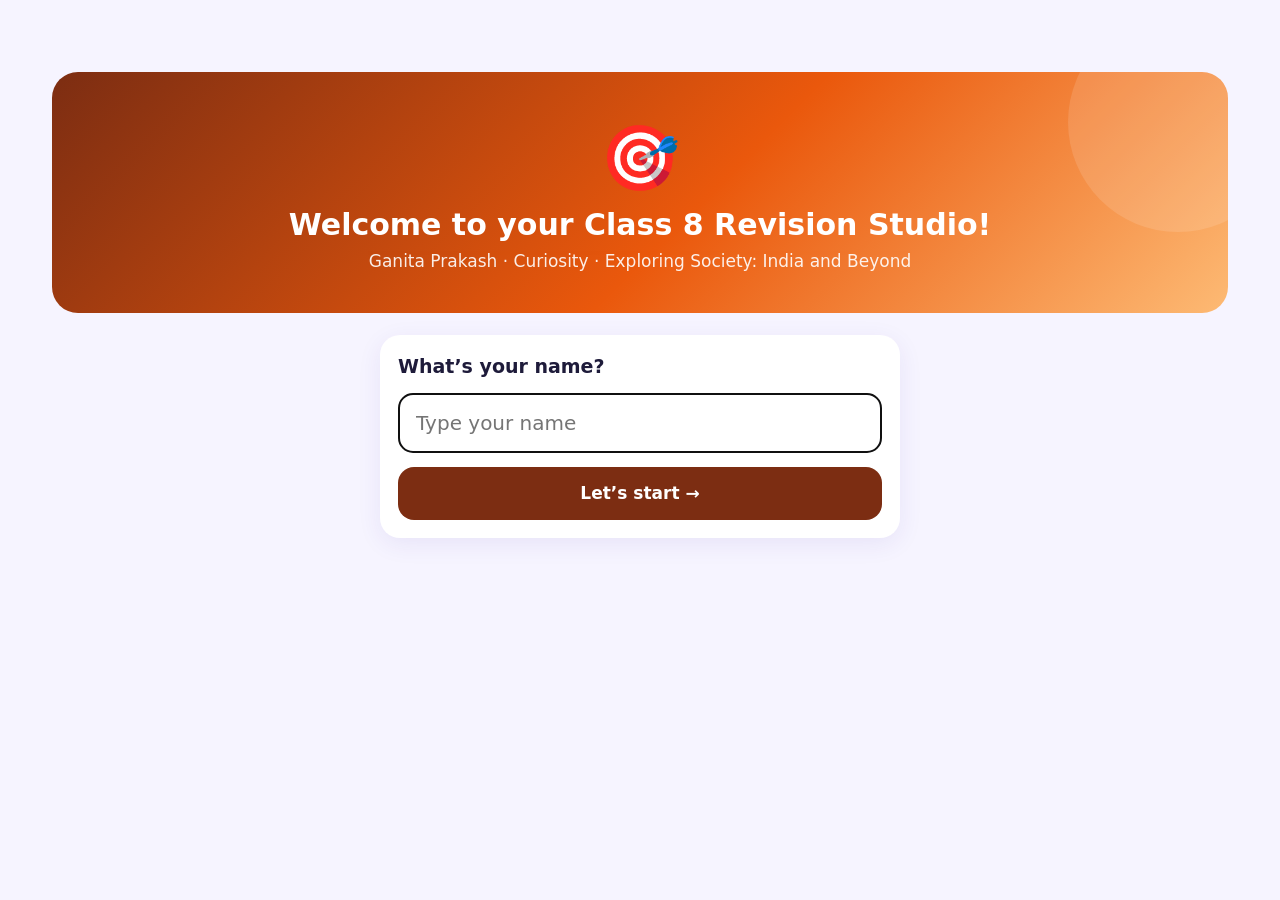
<file: class8.html.html>
<!DOCTYPE html>
<html lang="en">
<head>
<meta charset="utf-8">
<meta name="viewport" content="width=device-width, initial-scale=1, maximum-scale=1, user-scalable=no, viewport-fit=cover">
<meta name="apple-mobile-web-app-capable" content="yes">
<meta name="apple-mobile-web-app-status-bar-style" content="black-translucent">
<meta name="apple-mobile-web-app-title" content="Class 8">
<meta name="format-detection" content="telephone=no">
<link rel="apple-touch-icon" href="[data-uri]">
<link rel="icon" href="[data-uri]">
<meta name="mobile-web-app-capable" content="yes">
<meta name="theme-color" content="#7c2d12">
<title>Class 8 Revision Studio</title>
<style>
:root{
  --bg:#f6f4ff; --card:#ffffff; --ink:#1e1b3a; --muted:#6b6890; --line:#e6e2f7;
  --brand:#7c2d12; --brand2:#ea580c; --good:#12a150; --goodbg:#e7f8ee; --bad:#e0384b; --badbg:#fdecee;
  --gold:#f5a524; --math:#4f46e5; --sci:#059669; --sst:#d97706;
  --r:20px; --shadow:0 6px 24px rgba(60,40,160,.08);
}
*{box-sizing:border-box;-webkit-tap-highlight-color:transparent}
html,body{margin:0;background:var(--bg);color:var(--ink);font-family:"Nunito","Segoe UI",system-ui,-apple-system,Roboto,"Helvetica Neue",Arial,sans-serif;font-size:17px;line-height:1.45}
body{min-height:100vh;padding-bottom:env(safe-area-inset-bottom)}
button{font:inherit;color:inherit;border:0;background:none;cursor:pointer}
html,body{width:100%;min-height:100%;overscroll-behavior-y:none}
.wrap{max-width:1240px;margin:0 auto;padding:calc(18px + env(safe-area-inset-top)) max(18px,env(safe-area-inset-right)) 120px max(18px,env(safe-area-inset-left))}
@media (min-width:1000px){.wrap{padding-left:32px;padding-right:32px}.g2.wide3{grid-template-columns:repeat(3,1fr)}}
.fsbtn{position:absolute;right:14px;top:14px;z-index:2;background:rgba(255,255,255,.22);color:#fff;border-radius:12px;padding:8px 12px;font-weight:800;font-size:14px}
.dtcard{border-radius:24px;padding:20px;background:linear-gradient(135deg,#7c2d12,#f59e0b);color:#fff;position:relative;overflow:hidden;margin-top:14px}
.dtcard h3{font-size:21px}
.dtcard .chs{display:grid;gap:8px;margin:12px 0 14px}
.dtcard .chs div{background:rgba(255,255,255,.16);border-radius:12px;padding:9px 12px;font-size:15px}
.dtcard .btn{background:#fff;color:#7c2d12}
.bigbadge{font-size:96px;line-height:1;animation:pop .5s}
.shelf{display:flex;gap:10px;flex-wrap:wrap}
.shelf .b{flex:1;min-width:110px;text-align:center;background:#fff;border-radius:16px;padding:12px;box-shadow:var(--shadow)}
.shelf .b span{font-size:34px;display:block}
.shelf .b b{font-size:20px}
.cal{display:grid;grid-template-columns:repeat(7,1fr);gap:6px;margin-top:10px}
.cal div{background:#f1eefc;border-radius:12px;text-align:center;padding:6px 2px;font-size:11px;color:var(--muted)}
.cal div span{display:block;font-size:22px;height:28px}
.subres{display:flex;align-items:center;gap:12px;padding:12px 14px;border-radius:16px;background:#fff;box-shadow:var(--shadow)}
h1,h2,h3{margin:0;line-height:1.2}
.top{display:flex;align-items:center;gap:12px;margin-bottom:16px}
.back{width:46px;height:46px;border-radius:14px;background:var(--card);box-shadow:var(--shadow);font-size:22px;display:grid;place-items:center;flex:none}
.top h2{font-size:22px}
.top .sub{color:var(--muted);font-size:14px}
.card{background:var(--card);border-radius:var(--r);box-shadow:var(--shadow);padding:18px}
.grid{display:grid;gap:14px}
.g2{grid-template-columns:repeat(2,1fr)} .g3{grid-template-columns:repeat(3,1fr)}
@media (max-width:700px){.g3{grid-template-columns:1fr}.g2{grid-template-columns:1fr}}
.hero{background:linear-gradient(135deg,#5b4bdb,#8b5cf6 60%,#c084fc);color:#fff;border-radius:26px;padding:22px 22px 20px;position:relative;overflow:hidden}
.hero:after{content:"";position:absolute;right:-60px;top:-60px;width:220px;height:220px;border-radius:50%;background:rgba(255,255,255,.12)}
.hero .hi{font-size:15px;opacity:.9}
.hero h1{font-size:30px;margin:2px 0 6px}
.hero .date{font-size:14px;opacity:.85}
.stats{display:flex;gap:10px;margin-top:16px;flex-wrap:wrap;position:relative;z-index:1}
.stat{background:rgba(255,255,255,.18);border-radius:14px;padding:8px 12px;font-size:14px;backdrop-filter:blur(4px)}
.stat b{font-size:18px;display:block}
.moral{margin-top:14px;border-radius:22px;padding:18px 18px 16px;background:#fff8e6;border:2px solid #fde7b0;position:relative}
.moral .tag{font-size:12px;font-weight:800;letter-spacing:.08em;color:#b7791f;text-transform:uppercase}
.moral h3{font-size:20px;margin:6px 0 6px;color:#7a4b00}
.moral p{margin:0 0 10px;color:#5d4510}
.moral .task{background:#fff;border-radius:12px;padding:10px 12px;font-size:15px;color:#6b4e12;border:1px dashed #f0cf7a}
.moral .quote{font-style:italic;color:#8a6a24;font-size:15px;margin-top:10px}
.sec{margin:22px 4px 10px;display:flex;justify-content:space-between;align-items:end}
.sec h3{font-size:19px}
.sec span{color:var(--muted);font-size:14px}
.subj{display:flex;gap:14px;align-items:center;padding:16px;border-radius:22px;background:var(--card);box-shadow:var(--shadow);text-align:left;width:100%;border-left:7px solid var(--c)}
.subj .ic{width:56px;height:56px;border-radius:16px;display:grid;place-items:center;font-size:28px;background:color-mix(in srgb,var(--c) 14%,#fff);flex:none}
.subj .nm{font-weight:800;font-size:18px}
.subj .bk{color:var(--muted);font-size:13px}
.bar{height:9px;background:#eeeaf9;border-radius:9px;overflow:hidden;margin-top:8px}
.bar i{display:block;height:100%;background:var(--c,var(--brand));border-radius:9px;transition:width .6s}
.pct{font-weight:800;font-size:15px;color:var(--c)}
.action{display:flex;align-items:center;gap:14px;padding:16px;border-radius:20px;background:var(--card);box-shadow:var(--shadow);text-align:left;width:100%}
.action .ic{font-size:30px;width:54px;height:54px;border-radius:16px;display:grid;place-items:center;flex:none}
.action b{display:block;font-size:17px}
.action small{color:var(--muted);font-size:13.5px}
.chap{display:flex;align-items:center;gap:14px;padding:14px 16px;border-radius:18px;background:var(--card);box-shadow:var(--shadow);width:100%;text-align:left}
.ring{--p:0;--c:var(--brand);width:54px;height:54px;border-radius:50%;flex:none;display:grid;place-items:center;background:conic-gradient(var(--c) calc(var(--p)*1%),#eeeaf9 0);font-size:13px;font-weight:800}
.ring span{width:42px;height:42px;border-radius:50%;background:#fff;display:grid;place-items:center}
.chap .t{font-weight:700}
.chap .m{color:var(--muted);font-size:13px}
.stars{color:var(--gold);letter-spacing:1px}
.tabs{display:flex;gap:8px;overflow-x:auto;padding:4px 2px 10px;scrollbar-width:none}
.tab{padding:10px 16px;border-radius:999px;background:var(--card);box-shadow:var(--shadow);font-weight:700;white-space:nowrap;font-size:15px}
.tab.on{background:var(--c,var(--brand));color:#fff}
.btn{display:inline-flex;align-items:center;justify-content:center;gap:8px;padding:14px 20px;border-radius:16px;font-weight:800;background:var(--brand);color:#fff;font-size:17px;min-height:52px}
.btn.alt{background:#efeafd;color:var(--brand)}
.btn.block{width:100%}
.btn:disabled{opacity:.45}
.pill{display:inline-block;padding:3px 10px;border-radius:999px;font-size:12px;font-weight:800;background:#efeafd;color:var(--brand)}
.pill.x{background:#e3f6ff;color:#0369a1}
.pill.imp{background:#fff1d6;color:#b45309}
ul.clean{list-style:none;padding:0;margin:0}
.prio li{display:flex;gap:12px;padding:12px 0;border-bottom:1px solid var(--line)}
.prio li:last-child{border:0}
.prio .n{width:30px;height:30px;border-radius:10px;background:#efeafd;color:var(--brand);display:grid;place-items:center;font-weight:800;flex:none;font-size:14px}
.trap{border-radius:16px;padding:14px;background:#fff;box-shadow:var(--shadow);border-left:6px solid var(--bad)}
.trap .w{color:var(--bad);font-weight:700}
.trap .r{color:var(--good);font-weight:700;margin-top:6px}
.trap .k{margin-top:8px;font-size:14px;background:#f6f4ff;border-radius:10px;padding:8px 10px;color:var(--brand)}
.flash{min-height:150px;display:flex;flex-direction:column;justify-content:center;border-radius:20px;padding:20px;background:#fff;box-shadow:var(--shadow);text-align:left;width:100%}
.flash .q{font-weight:700;font-size:18px}
.flash .a{margin-top:12px;padding-top:12px;border-top:2px dashed var(--line);color:#14532d;display:none}
.flash.open .a{display:block}
.flash .hint{color:var(--muted);font-size:13px;margin-top:10px}
.flash.open .hint{display:none}
.selfmark{display:none;gap:8px;margin-top:12px}
.flash.open .selfmark{display:flex}
.selfmark button{flex:1;padding:10px;border-radius:12px;font-weight:800;font-size:14px}
/* quiz */
.qhead{display:flex;align-items:center;gap:12px;margin-bottom:14px}
.qprog{flex:1;height:12px;background:#e9e5fa;border-radius:12px;overflow:hidden}
.qprog i{display:block;height:100%;background:linear-gradient(90deg,var(--brand),var(--brand2));transition:width .4s}
.qcount{font-weight:800;color:var(--muted);font-size:15px;min-width:64px;text-align:right}
.timer{font-weight:800;color:var(--bad);font-variant-numeric:tabular-nums}
.qcard{background:#fff;border-radius:24px;box-shadow:var(--shadow);padding:22px}
.qcard .meta{display:flex;gap:6px;flex-wrap:wrap;margin-bottom:10px}
.qtext{font-size:21px;font-weight:700;line-height:1.4}
.ar{display:grid;gap:10px;margin-top:4px}
.ar div{background:#f6f4ff;border-radius:14px;padding:12px 14px;font-size:17px}
.ar b{color:var(--brand)}
.opts{display:grid;gap:12px;margin-top:18px}
.opt{display:flex;align-items:center;gap:14px;padding:15px 16px;border-radius:16px;border:2.5px solid var(--line);background:#fff;text-align:left;font-size:18px;min-height:58px;transition:transform .08s,border-color .2s,background .2s}
.opt:active{transform:scale(.98)}
.opt .l{width:34px;height:34px;border-radius:11px;background:#f1eefc;display:grid;place-items:center;font-weight:800;color:var(--brand);flex:none}
.opt.sel{border-color:var(--brand);background:#f3f0ff}
.opt.ok{border-color:var(--good);background:var(--goodbg)}
.opt.ok .l{background:var(--good);color:#fff}
.opt.no{border-color:var(--bad);background:var(--badbg)}
.opt.no .l{background:var(--bad);color:#fff}
.opt[disabled]{cursor:default}
.tfopts{grid-template-columns:1fr 1fr}
.tfopts .opt{justify-content:center;font-weight:800;font-size:20px}
.feedback{margin-top:16px;border-radius:16px;padding:14px 16px;display:none}
.feedback.show{display:block;animation:pop .25s}
.feedback.good{background:var(--goodbg);color:#0f5132}
.feedback.bad{background:var(--badbg);color:#7a1020}
.feedback b{font-size:18px}
.qfoot{position:sticky;bottom:0;padding:14px 0 calc(14px + env(safe-area-inset-bottom));background:linear-gradient(transparent,var(--bg) 30%)}
@keyframes pop{from{transform:scale(.96);opacity:0}to{transform:none;opacity:1}}
.res{text-align:center;padding:26px 18px}
.res .big{font-size:64px;font-weight:900;background:linear-gradient(135deg,var(--brand),#c026d3);-webkit-background-clip:text;background-clip:text;color:transparent}
.res .msg{font-size:20px;font-weight:800;margin:6px 0}
.rev{margin-top:12px;text-align:left}
.rev .item{padding:12px;border-radius:14px;background:#fff;box-shadow:var(--shadow);margin-bottom:10px;font-size:15px}
.rev .item .y{color:var(--bad)} .rev .item .c{color:var(--good);font-weight:700}
.nav{position:fixed;left:0;right:0;bottom:0;background:rgba(255,255,255,.96);backdrop-filter:blur(10px);border-top:1px solid var(--line);display:flex;justify-content:space-around;padding:8px 6px calc(8px + env(safe-area-inset-bottom));z-index:20}
.nav button{display:flex;flex-direction:column;align-items:center;font-size:12px;font-weight:700;color:var(--muted);padding:4px 10px;border-radius:12px;min-width:68px}
.nav button span{font-size:24px}
.nav button.on{color:var(--brand);background:#f1eefc}
.empty{text-align:center;color:var(--muted);padding:30px 10px}
.chips{display:flex;flex-wrap:wrap;gap:8px}
.chip{padding:10px 14px;border-radius:12px;background:#fff;border:2px solid var(--line);font-weight:700;font-size:15px}
.chip.on{border-color:var(--brand);background:#f1eefc;color:var(--brand)}
.kpi{text-align:center}
.kpi b{display:block;font-size:28px;color:var(--brand)}
.kpi small{color:var(--muted)}
.week{display:flex;gap:6px;justify-content:space-between;margin-top:8px}
.week div{flex:1;text-align:center;font-size:12px;color:var(--muted)}
.week i{display:block;height:70px;border-radius:10px;background:#eeeaf9;position:relative;overflow:hidden;margin-bottom:4px}
.week i em{position:absolute;bottom:0;left:0;right:0;background:linear-gradient(var(--brand2),var(--brand));border-radius:10px}
.toast{position:fixed;left:50%;top:18px;transform:translateX(-50%) translateY(-120px);background:#1e1b3a;color:#fff;padding:12px 18px;border-radius:14px;font-weight:700;z-index:50;transition:transform .35s;max-width:90vw;text-align:center}
.toast.show{transform:translateX(-50%) translateY(0)}
canvas#fx{position:fixed;inset:0;pointer-events:none;z-index:60}
.small{font-size:14px;color:var(--muted)}
.note{background:#eef7ff;border-radius:14px;padding:12px 14px;color:#0b4a6f;font-size:15px}
.mt{margin-top:14px}.mt2{margin-top:22px}
.row{display:flex;gap:10px;align-items:center;flex-wrap:wrap}
.spacer{flex:1}
.badge{display:inline-flex;align-items:center;gap:6px;background:#fff;border-radius:999px;padding:6px 12px;box-shadow:var(--shadow);font-weight:800;font-size:14px}
.note-card{background:#fff;border-radius:18px;box-shadow:var(--shadow);padding:16px 18px;border-top:5px solid var(--c)}
.note-card .nh{font-weight:800;font-size:17px;display:flex;align-items:center;gap:10px;margin-bottom:6px}
.note-card .nn{width:28px;height:28px;border-radius:9px;background:color-mix(in srgb,var(--c) 14%,#fff);color:var(--c);display:grid;place-items:center;font-size:14px;flex:none}
.note-card .nt{font-size:16.5px;line-height:1.55}
.dot{color:var(--brand);font-weight:900;margin:0 6px}
.blank{display:inline-block;min-width:90px;border-bottom:3px solid var(--brand);margin:0 4px;text-align:center}
.blank.filled{color:var(--good);border-color:var(--good);padding:0 6px}
.fcard{width:100%;min-height:340px;perspective:1200px;padding:0;display:block}
.fcard .fin{position:relative;width:100%;min-height:340px;transition:transform .5s;transform-style:preserve-3d}
.fcard.flip .fin{transform:rotateY(180deg)}
.fcard .ff,.fcard .fb{position:absolute;inset:0;backface-visibility:hidden;-webkit-backface-visibility:hidden;border-radius:26px;padding:26px;display:flex;flex-direction:column;justify-content:center;box-shadow:var(--shadow)}
.fcard .ff{background:linear-gradient(135deg,var(--c),color-mix(in srgb,var(--c) 60%,#c084fc));color:#fff;text-align:center}
.fcard .ff .small{color:rgba(255,255,255,.85)}
.fcard .ft{font-size:26px;font-weight:900;margin-top:12px}
.fcard .fb{background:#fff;transform:rotateY(180deg);font-size:18px;line-height:1.6;text-align:left}
</style>
</head>
<body>
<div id="app" class="wrap"></div>
<nav class="nav" id="nav">
  <button data-go="home"><span>🏠</span>Home</button>
  <button data-go="dtest"><span>🏅</span>Daily Test</button>
  <button data-go="daily"><span>⚡</span>Daily 15</button>
  <button data-go="exam"><span>📝</span>Exam</button>
  <button data-go="mistakes"><span>📒</span>Mistakes</button>
  <button data-go="progress"><span>📈</span>Progress</button>
</nav>
<div class="toast" id="toast"></div>
<canvas id="fx"></canvas>
<script>
const DATA = {"subjects":[{"name":"Mathematics","book":"Ganita Prakash","icon":"➗","color":"#4f46e5","id":"math","chapters":[{"n":1,"t":"A Square and a Cube","intro":"Part 1, Ch 1. Square numbers, their patterns, square roots, cube numbers and cube roots.","prio":[{"t":"Perfect squares and their units digits","s":3},{"t":"Square roots by prime factorisation","s":3},{"t":"Cubes and cube roots","s":3},{"t":"Patterns: sum of odd numbers, Hardy–Ramanujan number","s":2}],"notes":[{"h":"Square number","t":"n² = n × n. Perfect squares: 1, 4, 9, 16, 25, 36, 49, 64, 81, 100…"},{"h":"Units digit test","t":"A perfect square always ends in 0, 1, 4, 5, 6 or 9. A number ending in 2, 3, 7 or 8 is never a perfect square."},{"h":"Odd numbers pattern","t":"1 + 3 + 5 + … (first n odd numbers) = n². E.g. 1+3+5+7 = 16 = 4²."},{"h":"Square root","t":"√(n²) = n. By prime factorisation: pair the primes; √144 = √(2×2×2×2×3×3) = 2×2×3 = 12."},{"h":"Cube number","t":"n³ = n × n × n: 1, 8, 27, 64, 125, 216, 343, 512, 729, 1000."},{"h":"Cube root","t":"∛(n³) = n. Make triplets of primes: ∛216 = ∛(2³×3³) = 6."},{"h":"Taxicab number","t":"1729 = 1³ + 12³ = 9³ + 10³ — the smallest number that is a sum of two cubes in two ways (Hardy–Ramanujan number)."}],"conc":[],"top":[],"prac":[],"comp":[],"case":[],"mock":[{"q":"Find √1764 by prime factorisation.","a":"1764 = 2×2×3×3×7×7 → √ = 2×3×7 = 42.","m":3},{"q":"Is 500 a perfect cube? If not, find the smallest number to multiply it by to make it one.","a":"500 = 2²×5³; multiply by 2 → 1000 = 10³.","m":3}],"rq":[],"traps":[{"m":"Thinking the square of a number always ends in the same digit","c":"Only the units digit matters: 7² = 49 ends in 9.","t":"—"},{"m":"Pairing primes for cube roots","c":"Cube roots need triplets, square roots need pairs.","t":"—"}],"qs":[{"id":"math1m0","k":"mcq","q":"Which can never be a perfect square?","o":["1287","1296","1225","1444"],"a":0,"e":"Squares never end in 7.","sh":1},{"id":"math1m1","k":"mcq","q":"√196 =","o":["14","16","13","98"],"a":0,"e":"","sh":1},{"id":"math1m2","k":"mcq","q":"1 + 3 + 5 + 7 + 9 =","o":["25","20","30","36"],"a":0,"e":"Sum of first 5 odd numbers = 5².","sh":1},{"id":"math1m3","k":"mcq","q":"Cube of 7:","o":["343","49","21","249"],"a":0,"e":"","sh":1},{"id":"math1m4","k":"mcq","q":"∛512 =","o":["8","9","7","64"],"a":0,"e":"","sh":1},{"id":"math1m5","k":"mcq","q":"The Hardy–Ramanujan number is:","o":["1729","1001","1331","1024"],"a":0,"e":"","sh":1},{"id":"math1m6","k":"mcq","q":"Smallest number to multiply 72 by to get a perfect square:","o":["2","3","6","4"],"a":0,"e":"72 = 2³ × 3²; one 2 is unpaired.","sh":1},{"id":"math1m7","k":"mcq","q":"Number of non-square numbers between 5² and 6²:","o":["10","11","12","5"],"a":0,"e":"Between n² and (n+1)² there are 2n numbers.","sh":1},{"id":"math1m8","k":"mcq","q":"A number ending in 5 has a square ending in:","o":["25","5","15","50"],"a":0,"e":"","sh":1},{"id":"math1m9","k":"mcq","q":"Which is a perfect cube?","o":["125","150","100","250"],"a":0,"e":"","sh":1},{"id":"math1t10","k":"tf","q":"The square of an odd number is odd.","a":0,"e":""},{"id":"math1t11","k":"tf","q":"A perfect square can end in 8.","a":1,"e":"Squares end only in 0, 1, 4, 5, 6 or 9."},{"id":"math1t12","k":"tf","q":"∛(−27) = −3.","a":0,"e":""},{"id":"math1f13","k":"mcq","fill":1,"q":"√(169) = ___","o":["13","17","19","12"],"a":0,"e":"","sh":1},{"id":"math1f14","k":"mcq","fill":1,"q":"8 × 8 × 8 = ___","o":["512","64","256","888"],"a":0,"e":"","sh":1},{"id":"math1f15","k":"mcq","fill":1,"q":"1729 = 1³ + 12³ = 9³ + ___³","o":["10","11","8","7"],"a":0,"e":"","sh":1}]},{"n":2,"t":"Power Play","intro":"Part 1, Ch 2. Exponents and powers, laws of exponents, zero and negative exponents, and very large and small numbers.","prio":[{"t":"Laws of exponents","s":3},{"t":"Zero and negative exponents","s":3},{"t":"Scientific (standard) notation","s":3},{"t":"Exponential growth (doubling)","s":2}],"notes":[{"h":"Exponent","t":"aⁿ = a × a × … (n times). a is the base, n the exponent."},{"h":"Laws","t":"aᵐ × aⁿ = aᵐ⁺ⁿ · aᵐ ÷ aⁿ = aᵐ⁻ⁿ · (aᵐ)ⁿ = aᵐⁿ · (ab)ⁿ = aⁿbⁿ · (a/b)ⁿ = aⁿ/bⁿ."},{"h":"Zero exponent","t":"a⁰ = 1 for any non-zero a."},{"h":"Negative exponent","t":"a⁻ⁿ = 1/aⁿ. E.g. 2⁻³ = 1/8."},{"h":"Scientific notation","t":"Write as a × 10ⁿ with 1 ≤ a < 10. 3,84,000 km = 3.84 × 10⁵ km; 0.00007 = 7 × 10⁻⁵."},{"h":"Doubling power","t":"Folding a paper in half n times gives 2ⁿ layers — exponential growth is very fast."}],"conc":[],"top":[],"prac":[],"comp":[],"case":[],"mock":[{"q":"Simplify (2⁵ × 2³) ÷ 2⁴.","a":"2⁵⁺³⁻⁴ = 2⁴ = 16.","m":2},{"q":"Write the distance 1,50,000,000 km in standard form.","a":"1.5 × 10⁸ km.","m":2}],"rq":[],"traps":[{"m":"Writing 2³ = 6","c":"2³ = 2×2×2 = 8, not 2×3.","t":"—"},{"m":"Thinking a negative exponent makes a number negative","c":"2⁻³ = 1/8 is positive.","t":"—"}],"qs":[{"id":"math2m0","k":"mcq","q":"2⁵ =","o":["32","10","25","64"],"a":0,"e":"","sh":1},{"id":"math2m1","k":"mcq","q":"3² × 3³ =","o":["3⁵","3⁶","9⁵","3¹"],"a":0,"e":"Add the exponents.","sh":1},{"id":"math2m2","k":"mcq","q":"(5²)³ =","o":["5⁶","5⁵","5⁸","25³ only"],"a":0,"e":"Multiply the exponents.","sh":1},{"id":"math2m3","k":"mcq","q":"7⁰ =","o":["1","0","7","70"],"a":0,"e":"","sh":1},{"id":"math2m4","k":"mcq","q":"2⁻³ =","o":["1/8","−8","−6","8"],"a":0,"e":"","sh":1},{"id":"math2m5","k":"mcq","q":"10⁶ ÷ 10² =","o":["10⁴","10³","10⁸","10¹²"],"a":0,"e":"","sh":1},{"id":"math2m6","k":"mcq","q":"45,000 in scientific notation:","o":["4.5 × 10⁴","45 × 10³","4.5 × 10³","0.45 × 10⁵"],"a":0,"e":"","sh":1},{"id":"math2m7","k":"mcq","q":"0.0003 in scientific notation:","o":["3 × 10⁻⁴","3 × 10⁴","3 × 10⁻³","0.3 × 10⁻³"],"a":0,"e":"","sh":1},{"id":"math2m8","k":"mcq","q":"A paper folded in half 6 times has how many layers?","o":["64","12","36","32"],"a":0,"e":"2⁶ = 64.","sh":1},{"id":"math2m9","k":"mcq","q":"(−1)⁹⁹ =","o":["−1","1","99","0"],"a":0,"e":"","sh":1},{"id":"math2t10","k":"tf","q":"a⁰ = 0.","a":1,"e":"a⁰ = 1 (a ≠ 0)."},{"id":"math2t11","k":"tf","q":"(2 × 5)³ = 2³ × 5³.","a":0,"e":""},{"id":"math2t12","k":"tf","q":"10⁻² = 0.01.","a":0,"e":""},{"id":"math2f13","k":"mcq","fill":1,"q":"aᵐ × aⁿ = a^(___)","o":["m + n","m × n","m − n","m ÷ n"],"a":0,"e":"","sh":1},{"id":"math2f14","k":"mcq","fill":1,"q":"The number 1,000,000 = 10^___","o":["6","5","7","1000"],"a":0,"e":"","sh":1},{"id":"math2f15","k":"mcq","fill":1,"q":"In scientific notation, the first part is at least 1 and less than ___.","o":["10","100","1","5"],"a":0,"e":"","sh":1}]},{"n":3,"t":"A Story of Numbers","intro":"Part 1, Ch 3. How humans counted: tally marks, early number systems (Egyptian, Roman, Mayan, Babylonian) and India’s place-value system with zero.","prio":[{"t":"Need for counting and early methods","s":2},{"t":"Roman numerals","s":3},{"t":"Bases: Mayan (20) and Babylonian (60)","s":3},{"t":"Indian decimal place-value system and zero","s":3}],"notes":[{"h":"Early counting","t":"Matching objects with pebbles, notches on bones and tally marks."},{"h":"Roman numerals","t":"I = 1, V = 5, X = 10, L = 50, C = 100, D = 500, M = 1000. A smaller symbol before a larger one is subtracted (IV = 4, IX = 9, XL = 40). No zero and no place value — hard for big calculations."},{"h":"Egyptian","t":"Separate symbols for 1, 10, 100, 1000…; repeated as needed (additive system)."},{"h":"Mayan","t":"Base 20 (vigesimal), with a symbol for zero (a shell)."},{"h":"Babylonian","t":"Base 60 (sexagesimal) — still used in 60 minutes and 360° in a circle."},{"h":"Indian system","t":"Decimal base 10, place value, and zero as a number. Brahmagupta (7th century) gave rules for zero. It travelled via the Arabs to Europe — ‘Hindu–Arabic numerals’."}],"conc":[],"top":[],"prac":[],"comp":[],"case":[],"mock":[{"q":"Why is the Indian place-value system better than Roman numerals?","a":"Uses only 10 digits with zero; the value depends on position, so large numbers and calculations are easy.","m":3},{"q":"Write 2026 and 49 in Roman numerals.","a":"MMXXVI and XLIX.","m":2}],"rq":[],"traps":[{"m":"Writing 49 as IL","c":"49 = XL + IX = XLIX.","t":"—"}],"qs":[{"id":"math3m0","k":"mcq","q":"XIV in Hindu–Arabic numerals:","o":["14","16","9","114"],"a":0,"e":"","sh":1},{"id":"math3m1","k":"mcq","q":"Roman numeral for 40:","o":["XL","XXXX","LX","IL"],"a":0,"e":"","sh":1},{"id":"math3m2","k":"mcq","q":"Roman numeral for 90:","o":["XC","LXXXX","CX","IC"],"a":0,"e":"","sh":1},{"id":"math3m3","k":"mcq","q":"MCMXLVII =","o":["1947","1967","2047","1497"],"a":0,"e":"","sh":1},{"id":"math3m4","k":"mcq","q":"The Mayan system used base:","o":["20","10","60","12"],"a":0,"e":"","sh":1},{"id":"math3m5","k":"mcq","q":"Babylonians used base:","o":["60","10","20","2"],"a":0,"e":"","sh":1},{"id":"math3m6","k":"mcq","q":"Which system did NOT have a zero?","o":["Roman","Indian","Mayan","Hindu–Arabic"],"a":0,"e":"","sh":1},{"id":"math3m7","k":"mcq","q":"Indian mathematician who gave rules for operations with zero:","o":["Brahmagupta","Euclid","Pythagoras","Fibonacci"],"a":0,"e":"","sh":1},{"id":"math3m8","k":"mcq","q":"60 minutes in an hour comes from the:","o":["Babylonian base-60 system","Roman system","Egyptian system","Mayan system"],"a":0,"e":"","sh":1},{"id":"math3m9","k":"mcq","q":"In the place-value system, the 5 in 5,072 means:","o":["5000","500","5","50"],"a":0,"e":"","sh":1},{"id":"math3t10","k":"tf","q":"Roman numerals have a symbol for zero.","a":1,"e":""},{"id":"math3t11","k":"tf","q":"Our numerals are called Hindu–Arabic numerals.","a":0,"e":"They came from India via the Arabs."},{"id":"math3t12","k":"tf","q":"D stands for 500.","a":0,"e":""},{"id":"math3f13","k":"mcq","fill":1,"q":"The Roman numeral for 1000 is ___.","o":["M","D","C","K"],"a":0,"e":"","sh":1},{"id":"math3f14","k":"mcq","fill":1,"q":"Our number system is base ___.","o":["10","20","60","2"],"a":0,"e":"","sh":1},{"id":"math3f15","k":"mcq","fill":1,"q":"XIX = ___","o":["19","21","11","9"],"a":0,"e":"","sh":1}]},{"n":4,"t":"Quadrilaterals","intro":"Part 1, Ch 4. Types of quadrilaterals and their properties — parallelogram, rectangle, rhombus, square, kite and trapezium.","prio":[{"t":"Angle sum of a quadrilateral","s":3},{"t":"Properties of a parallelogram","s":3},{"t":"Rectangle, rhombus, square: diagonals","s":3},{"t":"Kite and trapezium","s":2}],"notes":[{"h":"Angle sum","t":"The four angles of any quadrilateral add up to 360°."},{"h":"Parallelogram","t":"Opposite sides parallel and equal; opposite angles equal; adjacent angles add to 180°; diagonals bisect each other."},{"h":"Rectangle","t":"Parallelogram with all angles 90°; diagonals are equal and bisect each other."},{"h":"Rhombus","t":"Parallelogram with all sides equal; diagonals bisect each other at right angles."},{"h":"Square","t":"All sides equal and all angles 90°; diagonals equal and perpendicular bisectors of each other. A square is a rectangle and a rhombus."},{"h":"Kite and trapezium","t":"Kite: two pairs of equal adjacent sides; diagonals perpendicular. Trapezium: exactly one pair of parallel sides."}],"conc":[],"top":[],"prac":[],"comp":[],"case":[],"mock":[{"q":"The angles of a quadrilateral are x, 2x, 3x and 4x. Find them.","a":"10x = 360 → x = 36; angles 36°, 72°, 108°, 144°.","m":3},{"q":"List three properties of a rhombus.","a":"All sides equal; opposite angles equal; diagonals bisect each other at 90°.","m":2}],"rq":[],"traps":[{"m":"Saying a rhombus has equal diagonals","c":"Only a square (or rectangle) has equal diagonals.","t":"—"}],"qs":[{"id":"math4m0","k":"mcq","q":"Sum of angles of a quadrilateral:","o":["360°","180°","540°","90°"],"a":0,"e":"","sh":1},{"id":"math4m1","k":"mcq","q":"Three angles of a quadrilateral are 80°, 100°, 90°. The fourth is:","o":["90°","80°","100°","70°"],"a":0,"e":"","sh":1},{"id":"math4m2","k":"mcq","q":"In a parallelogram, adjacent angles are:","o":["supplementary (sum 180°)","equal","complementary","always 90°"],"a":0,"e":"","sh":1},{"id":"math4m3","k":"mcq","q":"A quadrilateral with only one pair of parallel sides:","o":["trapezium","parallelogram","rhombus","kite"],"a":0,"e":"","sh":1},{"id":"math4m4","k":"mcq","q":"Diagonals of a rhombus meet at:","o":["90°","60°","45°","180°"],"a":0,"e":"","sh":1},{"id":"math4m5","k":"mcq","q":"A parallelogram with all angles right angles:","o":["rectangle","rhombus","kite","trapezium"],"a":0,"e":"","sh":1},{"id":"math4m6","k":"mcq","q":"Diagonals are equal in a:","o":["rectangle","rhombus (not square)","kite","general parallelogram"],"a":0,"e":"","sh":1},{"id":"math4m7","k":"mcq","q":"One angle of a parallelogram is 70°. Its adjacent angle is:","o":["110°","70°","20°","290°"],"a":0,"e":"","sh":1},{"id":"math4m8","k":"mcq","q":"Which is always a rhombus?","o":["square","rectangle","trapezium","kite"],"a":0,"e":"","sh":1},{"id":"math4m9","k":"mcq","q":"Two pairs of equal adjacent sides is a:","o":["kite","rectangle","trapezium","parallelogram"],"a":0,"e":"","sh":1},{"id":"math4t10","k":"tf","q":"Every square is a rectangle.","a":0,"e":""},{"id":"math4t11","k":"tf","q":"Every rectangle is a square.","a":1,"e":"Its sides need not all be equal."},{"id":"math4t12","k":"tf","q":"Diagonals of a parallelogram bisect each other.","a":0,"e":""},{"id":"math4f13","k":"mcq","fill":1,"q":"Opposite angles of a parallelogram are ___.","o":["equal","supplementary","right angles","unequal"],"a":0,"e":"","sh":1},{"id":"math4f14","k":"mcq","fill":1,"q":"A rhombus has all four ___ equal.","o":["sides","angles","diagonals","vertices"],"a":0,"e":"","sh":1},{"id":"math4f15","k":"mcq","fill":1,"q":"In a quadrilateral, the angle sum is ___°.","o":["360","180","270","720"],"a":0,"e":"","sh":1}]},{"n":5,"t":"Number Play","intro":"Part 1, Ch 5. Playing with numbers — divisibility rules, remainders, digit patterns and number puzzles.","prio":[{"t":"Divisibility rules for 2, 3, 4, 5, 6, 8, 9, 10, 11","s":3},{"t":"Remainders and patterns","s":3},{"t":"Digit sums and puzzles","s":2}],"notes":[{"h":"Rules 2, 5, 10","t":"2: last digit even · 5: last digit 0 or 5 · 10: last digit 0."},{"h":"Rules 3 and 9","t":"Sum of digits divisible by 3 (or by 9)."},{"h":"Rules 4 and 8","t":"4: last two digits divisible by 4 · 8: last three digits divisible by 8."},{"h":"Rule 6","t":"Divisible by both 2 and 3."},{"h":"Rule 11","t":"Difference between the sums of alternate digits is 0 or a multiple of 11 (e.g. 2915: (2+1)−(9+5) = −11 ✓)."},{"h":"Remainders","t":"When n is divided by d, n = d × q + r with 0 ≤ r < d. Remainders of consecutive numbers repeat in cycles."},{"h":"Two-digit reversal","t":"ab + ba is always a multiple of 11; ab − ba is always a multiple of 9."}],"conc":[],"top":[],"prac":[],"comp":[],"case":[],"mock":[{"q":"Check whether 7,15,264 is divisible by 4, 8 and 11.","a":"Last two 64 → by 4 ✓; last three 264 → by 8 ✓; (7+5+6)−(1+2+4)=11 → by 11 ✓.","m":3},{"q":"Show that ab − ba is a multiple of 9.","a":"(10a+b) − (10b+a) = 9a − 9b = 9(a−b).","m":3}],"rq":[],"traps":[{"m":"Using the digit-sum rule for 4","c":"For 4, check the last two digits.","t":"—"}],"qs":[{"id":"math5m0","k":"mcq","q":"Which is divisible by 9?","o":["4536","4537","4535","4532"],"a":0,"e":"Digit sum 18.","sh":1},{"id":"math5m1","k":"mcq","q":"Which is divisible by 4?","o":["7316","7314","7318","7322"],"a":0,"e":"16 is divisible by 4.","sh":1},{"id":"math5m2","k":"mcq","q":"Which is divisible by 11?","o":["2915","2914","2916","2917"],"a":0,"e":"","sh":1},{"id":"math5m3","k":"mcq","q":"A number divisible by 2 and 3 is divisible by:","o":["6","5","9","12 always"],"a":0,"e":"","sh":1},{"id":"math5m4","k":"mcq","q":"Remainder when 100 is divided by 7:","o":["2","3","1","4"],"a":0,"e":"","sh":1},{"id":"math5m5","k":"mcq","q":"Which is divisible by 8?","o":["5128","5124","5126","5130"],"a":0,"e":"128 ÷ 8 = 16.","sh":1},{"id":"math5m6","k":"mcq","q":"74 − 47 =","o":["27","21","36","31"],"a":0,"e":"Reversal difference is a multiple of 9.","sh":1},{"id":"math5m7","k":"mcq","q":"52 + 25 =","o":["77","72","67","87"],"a":0,"e":"Reversal sum is a multiple of 11.","sh":1},{"id":"math5m8","k":"mcq","q":"The smallest digit to put in 54_2 to make it divisible by 3:","o":["1","0","2","3"],"a":0,"e":"5+4+1+2 = 12.","sh":1},{"id":"math5m9","k":"mcq","q":"If n leaves remainder 3 when divided by 5, n + 2 leaves remainder:","o":["0","5","1","3"],"a":0,"e":"","sh":1},{"id":"math5t10","k":"tf","q":"A number divisible by 9 is always divisible by 3.","a":0,"e":""},{"id":"math5t11","k":"tf","q":"A number divisible by 3 is always divisible by 9.","a":1,"e":"E.g. 12."},{"id":"math5t12","k":"tf","q":"Any number ending in 0 is divisible by 2, 5 and 10.","a":0,"e":""},{"id":"math5f13","k":"mcq","fill":1,"q":"For divisibility by 8, check the last ___ digits.","o":["three","two","one","four"],"a":0,"e":"","sh":1},{"id":"math5f14","k":"mcq","fill":1,"q":"A number is divisible by 3 if its digit ___ is divisible by 3.","o":["sum","product","difference","reverse"],"a":0,"e":"","sh":1},{"id":"math5f15","k":"mcq","fill":1,"q":"Remainder is always less than the ___.","o":["divisor","dividend","quotient","sum"],"a":0,"e":"","sh":1}]},{"n":6,"t":"We Distribute, Yet Things Multiply","intro":"Part 1, Ch 6. The distributive property, multiplying algebraic expressions and the special identities.","prio":[{"t":"Distributive property a(b + c)","s":3},{"t":"Multiplying binomials","s":3},{"t":"Identities: (a+b)², (a−b)², (a+b)(a−b)","s":3},{"t":"Mental maths using identities","s":2}],"notes":[{"h":"Distributive law","t":"a(b + c) = ab + ac. Example: 7 × 102 = 7 × 100 + 7 × 2 = 714."},{"h":"Binomial × binomial","t":"(a + b)(c + d) = ac + ad + bc + bd."},{"h":"Identity 1","t":"(a + b)² = a² + 2ab + b²."},{"h":"Identity 2","t":"(a − b)² = a² − 2ab + b²."},{"h":"Identity 3","t":"(a + b)(a − b) = a² − b²."},{"h":"Identity 4","t":"(x + a)(x + b) = x² + (a + b)x + ab."},{"h":"Mental maths","t":"103 × 97 = (100+3)(100−3) = 10000 − 9 = 9991. 99² = (100−1)² = 9801."}],"conc":[],"top":[],"prac":[],"comp":[],"case":[],"mock":[{"q":"Using an identity, find 105 × 95.","a":"(100+5)(100−5) = 10000 − 25 = 9975.","m":2},{"q":"Expand (3x − 2y)².","a":"9x² − 12xy + 4y².","m":3}],"rq":[],"traps":[{"m":"Writing (a + b)² = a² + b²","c":"Remember the 2ab middle term.","t":"—"}],"qs":[{"id":"math6m0","k":"mcq","q":"(x + 3)² =","o":["x² + 6x + 9","x² + 9","x² + 3x + 9","x² + 6x + 6"],"a":0,"e":"","sh":1},{"id":"math6m1","k":"mcq","q":"(a − 5)² =","o":["a² − 10a + 25","a² − 25","a² + 10a − 25","a² − 5a + 25"],"a":0,"e":"","sh":1},{"id":"math6m2","k":"mcq","q":"(p + 4)(p − 4) =","o":["p² − 16","p² + 16","p² − 8p − 16","p² − 8"],"a":0,"e":"","sh":1},{"id":"math6m3","k":"mcq","q":"102² =","o":["10404","10204","10004","10400"],"a":0,"e":"(100+2)².","sh":1},{"id":"math6m4","k":"mcq","q":"51 × 49 =","o":["2499","2500","2401","2599"],"a":0,"e":"(50+1)(50−1).","sh":1},{"id":"math6m5","k":"mcq","q":"(x + 2)(x + 5) =","o":["x² + 7x + 10","x² + 10x + 7","x² + 7x + 7","x² + 10"],"a":0,"e":"","sh":1},{"id":"math6m6","k":"mcq","q":"3(2a + 4b) =","o":["6a + 12b","6a + 4b","5a + 7b","2a + 12b"],"a":0,"e":"","sh":1},{"id":"math6m7","k":"mcq","q":"98² =","o":["9604","9804","9600","9404"],"a":0,"e":"(100−2)².","sh":1},{"id":"math6m8","k":"mcq","q":"47² − 43² =","o":["360","16","90","400"],"a":0,"e":"(47+43)(47−43) = 90×4.","sh":1},{"id":"math6m9","k":"mcq","q":"(2x)(3x²) =","o":["6x³","5x³","6x²","6x"],"a":0,"e":"","sh":1},{"id":"math6t10","k":"tf","q":"(a + b)² = a² + b².","a":1,"e":"The middle term 2ab is missing."},{"id":"math6t11","k":"tf","q":"(a + b)(a − b) = a² − b².","a":0,"e":""},{"id":"math6t12","k":"tf","q":"7 × 99 = 7 × 100 − 7.","a":0,"e":""},{"id":"math6f13","k":"mcq","fill":1,"q":"(a + b)² = a² + ___ + b²","o":["2ab","ab","a + b","2a + 2b"],"a":0,"e":"","sh":1},{"id":"math6f14","k":"mcq","fill":1,"q":"(x − y)(x + y) = x² − ___","o":["y²","2y","xy","2xy"],"a":0,"e":"","sh":1},{"id":"math6f15","k":"mcq","fill":1,"q":"a(b + c) = ab + ___","o":["ac","bc","a + c","abc"],"a":0,"e":"","sh":1}]},{"n":7,"t":"Proportional Reasoning-1","intro":"Part 1, Ch 7. Ratios, equivalent ratios, proportion, unitary method and direct proportion.","prio":[{"t":"Ratio in simplest form","s":3},{"t":"Proportion and cross-multiplication","s":3},{"t":"Direct proportion and unitary method","s":3},{"t":"Dividing a quantity in a given ratio","s":3}],"notes":[{"h":"Ratio","t":"a : b compares two quantities of the same kind (same units). Simplest form: divide by HCF. 12 : 18 = 2 : 3."},{"h":"Proportion","t":"a : b :: c : d means a/b = c/d, so a × d = b × c (product of extremes = product of means)."},{"h":"Direct proportion","t":"Both quantities increase or decrease together, and y/x stays constant (more pens, more cost)."},{"h":"Unitary method","t":"Find the value of one unit, then multiply. 5 pens cost ₹40 → 1 pen ₹8 → 8 pens ₹64."},{"h":"Dividing in a ratio","t":"To divide ₹600 in 2 : 3 → total parts 5 → ₹240 and ₹360."},{"h":"Scale drawings","t":"Maps use ratios: 1 cm : 5 km means 1 cm on the map is 5 km on the ground."}],"conc":[],"top":[],"prac":[],"comp":[],"case":[],"mock":[{"q":"The ratio of boys to girls is 4 : 5 and there are 36 students. How many girls?","a":"9 parts = 36 → 1 part = 4; girls = 20.","m":3},{"q":"If 15 metres of cloth cost ₹1,200, find the cost of 22 metres.","a":"1 m = ₹80; 22 m = ₹1,760.","m":2}],"rq":[],"traps":[{"m":"Comparing quantities in different units","c":"Convert to the same unit first.","t":"—"}],"qs":[{"id":"math7m0","k":"mcq","q":"Simplest form of 24 : 36:","o":["2 : 3","3 : 2","4 : 6","12 : 18"],"a":0,"e":"","sh":1},{"id":"math7m1","k":"mcq","q":"Ratio of 50 paise to ₹2:","o":["1 : 4","50 : 2","25 : 1","1 : 2"],"a":0,"e":"Convert to paise: 50 : 200.","sh":1},{"id":"math7m2","k":"mcq","q":"If 3 : 4 :: x : 12, x =","o":["9","16","8","12"],"a":0,"e":"","sh":1},{"id":"math7m3","k":"mcq","q":"6 notebooks cost ₹90. 10 notebooks cost:","o":["₹150","₹140","₹160","₹100"],"a":0,"e":"","sh":1},{"id":"math7m4","k":"mcq","q":"Divide ₹500 in the ratio 2 : 3. The larger share:","o":["₹300","₹200","₹250","₹350"],"a":0,"e":"","sh":1},{"id":"math7m5","k":"mcq","q":"Which is a direct proportion?","o":["Number of pens and their cost","Workers and days to finish a job","Speed and time for a fixed distance","Age and height always"],"a":0,"e":"","sh":1},{"id":"math7m6","k":"mcq","q":"Map scale 1 cm : 10 km. 4.5 cm represents:","o":["45 km","4.5 km","14.5 km","450 km"],"a":0,"e":"","sh":1},{"id":"math7m7","k":"mcq","q":"Are 2 : 5 and 6 : 15 in proportion?","o":["Yes","No","Only if doubled","Cannot say"],"a":0,"e":"","sh":1},{"id":"math7m8","k":"mcq","q":"A car goes 120 km in 2 hours. At the same speed, in 5 hours:","o":["300 km","240 km","250 km","600 km"],"a":0,"e":"","sh":1},{"id":"math7m9","k":"mcq","q":"Equivalent ratio of 3 : 7:","o":["9 : 21","6 : 7","3 : 14","7 : 3"],"a":0,"e":"","sh":1},{"id":"math7t10","k":"tf","q":"A ratio has no units.","a":0,"e":""},{"id":"math7t11","k":"tf","q":"In a ratio, the order does not matter.","a":1,"e":"3 : 4 is not the same as 4 : 3."},{"id":"math7t12","k":"tf","q":"If x and y are in direct proportion, y/x is constant.","a":0,"e":""},{"id":"math7f13","k":"mcq","fill":1,"q":"In a proportion, product of extremes = product of ___.","o":["means","ratios","sums","terms"],"a":0,"e":"","sh":1},{"id":"math7f14","k":"mcq","fill":1,"q":"12 : 16 in simplest form is ___.","o":["3 : 4","4 : 3","6 : 8","2 : 3"],"a":0,"e":"","sh":1},{"id":"math7f15","k":"mcq","fill":1,"q":"If 4 kg rice costs ₹200, 1 kg costs ₹___.","o":["50","40","80","25"],"a":0,"e":"","sh":1}]},{"n":8,"t":"Fractions in Disguise","intro":"Part 2, Ch 1. Percentages as fractions — conversions, percentage change, discounts, profit and loss, and simple interest.","prio":[{"t":"Converting fractions, decimals and percentages","s":3},{"t":"Percentage increase and decrease","s":3},{"t":"Profit, loss and discount","s":3},{"t":"Simple interest","s":2}],"notes":[{"h":"Percent","t":"‘Per hundred’. 25% = 25/100 = 1/4 = 0.25."},{"h":"Percent of a number","t":"x% of N = (x/100) × N. 15% of 200 = 30."},{"h":"Percentage change","t":"Change ÷ original × 100. ₹50 → ₹60 is a 20% increase."},{"h":"Profit and loss","t":"Profit = SP − CP; Loss = CP − SP; Profit % = Profit/CP × 100."},{"h":"Discount","t":"Discount = Marked Price − Selling Price; Discount % is on the marked price."},{"h":"Simple interest","t":"SI = (P × R × T)/100; Amount = P + SI."}],"conc":[],"top":[],"prac":[],"comp":[],"case":[],"mock":[{"q":"A shopkeeper buys a fan for ₹1,600 and sells it for ₹1,840. Find the profit %.","a":"Profit ₹240; 240/1600 × 100 = 15%.","m":3},{"q":"Find the amount on ₹5,000 at 8% p.a. for 2 years (simple interest).","a":"SI = 5000×8×2/100 = ₹800; amount ₹5,800.","m":3}],"rq":[],"traps":[{"m":"Taking percentage change on the new value","c":"Always divide by the original value.","t":"—"}],"qs":[{"id":"math8m0","k":"mcq","q":"3/5 as a percentage:","o":["60%","35%","30%","53%"],"a":0,"e":"","sh":1},{"id":"math8m1","k":"mcq","q":"0.08 =","o":["8%","80%","0.8%","800%"],"a":0,"e":"","sh":1},{"id":"math8m2","k":"mcq","q":"20% of 350 =","o":["70","35","17.5","20"],"a":0,"e":"","sh":1},{"id":"math8m3","k":"mcq","q":"Price rises from ₹80 to ₹100. % increase:","o":["25%","20%","80%","125%"],"a":0,"e":"","sh":1},{"id":"math8m4","k":"mcq","q":"CP ₹400, SP ₹460. Profit %:","o":["15%","60%","13%","46%"],"a":0,"e":"","sh":1},{"id":"math8m5","k":"mcq","q":"Marked price ₹1,000, discount 10%. SP:","o":["₹900","₹990","₹1,100","₹100"],"a":0,"e":"","sh":1},{"id":"math8m6","k":"mcq","q":"SI on ₹2,000 at 5% per year for 3 years:","o":["₹300","₹100","₹3,000","₹30"],"a":0,"e":"","sh":1},{"id":"math8m7","k":"mcq","q":"CP ₹250, loss 20%. SP:","o":["₹200","₹230","₹300","₹50"],"a":0,"e":"","sh":1},{"id":"math8m8","k":"mcq","q":"1/8 as a percentage:","o":["12.5%","8%","18%","0.125%"],"a":0,"e":"","sh":1},{"id":"math8m9","k":"mcq","q":"What percent of 60 is 15?","o":["25%","15%","4%","40%"],"a":0,"e":"","sh":1},{"id":"math8t10","k":"tf","q":"Discount is calculated on the marked price.","a":0,"e":""},{"id":"math8t11","k":"tf","q":"Profit % is calculated on the selling price.","a":1,"e":"It is on the cost price."},{"id":"math8t12","k":"tf","q":"150% is greater than 1.","a":0,"e":""},{"id":"math8f13","k":"mcq","fill":1,"q":"SI = P × R × T ÷ ___","o":["100","10","1000","12"],"a":0,"e":"","sh":1},{"id":"math8f14","k":"mcq","fill":1,"q":"A loss happens when SP is ___ than CP.","o":["less","more","equal","double"],"a":0,"e":"","sh":1},{"id":"math8f15","k":"mcq","fill":1,"q":"50% of a number is its ___.","o":["half","double","quarter","tenth"],"a":0,"e":"","sh":1}]},{"n":9,"t":"The Baudhayana-Pythagoras Theorem","intro":"Part 2, Ch 2. The theorem relating the sides of a right-angled triangle, its history in India (Baudhayana’s Sulba Sutra) and Pythagorean triples.","prio":[{"t":"Statement: a² + b² = c²","s":3},{"t":"Finding a missing side","s":3},{"t":"Pythagorean triples","s":3},{"t":"Baudhayana’s Sulba Sutra","s":2}],"notes":[{"h":"Theorem","t":"In a right-angled triangle, (hypotenuse)² = (base)² + (perpendicular)². The hypotenuse is the longest side, opposite the right angle."},{"h":"History","t":"Baudhayana’s Sulba Sutra (c. 800 BCE) stated this result for building fire altars — centuries before Pythagoras."},{"h":"Triples","t":"(3, 4, 5), (5, 12, 13), (8, 15, 17), (7, 24, 25), (20, 21, 29). Multiples like (6, 8, 10) also work."},{"h":"Converse","t":"If a² + b² = c², the triangle is right-angled."},{"h":"Uses","t":"Ladders against walls, diagonals of rectangles, distances on a grid."}],"conc":[],"top":[],"prac":[],"comp":[],"case":[],"mock":[{"q":"A ladder 17 m long reaches a window 15 m high. How far is its foot from the wall?","a":"√(17² − 15²) = √64 = 8 m.","m":3},{"q":"Check whether 20, 21, 29 form a right triangle.","a":"20² + 21² = 400 + 441 = 841 = 29² ✓ right-angled.","m":2}],"rq":[],"traps":[{"m":"Adding sides instead of squares","c":"Square, add, then take the square root.","t":"—"}],"qs":[{"id":"math9m0","k":"mcq","q":"Hypotenuse when the other sides are 6 cm and 8 cm:","o":["10 cm","14 cm","12 cm","9 cm"],"a":0,"e":"","sh":1},{"id":"math9m1","k":"mcq","q":"Hypotenuse 13, one side 5. Other side:","o":["12","8","18","10"],"a":0,"e":"","sh":1},{"id":"math9m2","k":"mcq","q":"Which is a Pythagorean triple?","o":["(8, 15, 17)","(5, 6, 7)","(4, 5, 6)","(6, 7, 9)"],"a":0,"e":"","sh":1},{"id":"math9m3","k":"mcq","q":"The hypotenuse is opposite the:","o":["right angle","smallest angle","any angle","vertex at the base"],"a":0,"e":"","sh":1},{"id":"math9m4","k":"mcq","q":"The ancient Indian text with this theorem:","o":["Sulba Sutra","Lilavati","Aryabhatiya","Arthashastra"],"a":0,"e":"","sh":1},{"id":"math9m5","k":"mcq","q":"Is a triangle with sides 7, 24, 25 right-angled?","o":["Yes","No","Only if isosceles","Cannot say"],"a":0,"e":"","sh":1},{"id":"math9m6","k":"mcq","q":"Diagonal of a rectangle 9 m × 12 m:","o":["15 m","21 m","13 m","108 m"],"a":0,"e":"","sh":1},{"id":"math9m7","k":"mcq","q":"A 10 m ladder reaches 8 m up a wall. Its foot is how far from the wall?","o":["6 m","2 m","18 m","4 m"],"a":0,"e":"","sh":1},{"id":"math9m8","k":"mcq","q":"Diagonal of a square of side 1:","o":["√2","2","1","√3"],"a":0,"e":"","sh":1},{"id":"math9m9","k":"mcq","q":"Which is NOT a triple?","o":["(4, 5, 6)","(3, 4, 5)","(5, 12, 13)","(9, 12, 15)"],"a":0,"e":"","sh":1},{"id":"math9t10","k":"tf","q":"The theorem works for every triangle.","a":1,"e":"Only right-angled triangles."},{"id":"math9t11","k":"tf","q":"(6, 8, 10) is a Pythagorean triple.","a":0,"e":""},{"id":"math9t12","k":"tf","q":"The hypotenuse is the longest side of a right triangle.","a":0,"e":""},{"id":"math9f13","k":"mcq","fill":1,"q":"In a right triangle, c² = a² + ___","o":["b²","2b","b","ab"],"a":0,"e":"","sh":1},{"id":"math9f14","k":"mcq","fill":1,"q":"5² + 12² = ___²","o":["13","17","11","14"],"a":0,"e":"","sh":1},{"id":"math9f15","k":"mcq","fill":1,"q":"The theorem appears in Baudhayana’s ___ Sutra.","o":["Sulba","Yoga","Brahma","Surya"],"a":0,"e":"","sh":1}]},{"n":10,"t":"Proportional Reasoning-2","intro":"Part 2, Ch 3. Inverse proportion and mixed problems — workers and days, speed and time.","prio":[{"t":"Inverse proportion: x × y = constant","s":3},{"t":"Workers–days and pipes–time problems","s":3},{"t":"Speed–time for a fixed distance","s":3},{"t":"Direct vs inverse — identifying","s":2}],"notes":[{"h":"Inverse proportion","t":"When one quantity increases, the other decreases so that x × y stays constant."},{"h":"Workers and days","t":"More workers → fewer days. 6 workers take 10 days → 60 worker-days → 12 workers take 5 days."},{"h":"Speed and time","t":"For a fixed distance, speed × time = distance (constant). Double the speed, half the time."},{"h":"Food and people","t":"Food lasting 20 days for 30 people lasts 15 days for 40 people (600 person-days)."},{"h":"How to identify","t":"If doubling one doubles the other → direct. If doubling one halves the other → inverse."}],"conc":[],"top":[],"prac":[],"comp":[],"case":[],"mock":[{"q":"A camp has food for 120 children for 20 days. If 30 more join, how long will it last?","a":"120×20 = 2400 = 150×d → d = 16 days.","m":3},{"q":"Explain with one example each: direct and inverse proportion.","a":"Direct: number of tickets and cost. Inverse: speed and time to cover a fixed distance.","m":2}],"rq":[],"traps":[{"m":"Using direct proportion for workers and days","c":"More workers → fewer days (inverse).","t":"—"}],"qs":[{"id":"math10m0","k":"mcq","q":"Which is an inverse proportion?","o":["Workers and days for a fixed job","Number of pens and cost","Distance and petrol used","Hours worked and wages"],"a":0,"e":"","sh":1},{"id":"math10m1","k":"mcq","q":"8 workers finish in 6 days. 12 workers finish in:","o":["4 days","9 days","3 days","8 days"],"a":0,"e":"","sh":1},{"id":"math10m2","k":"mcq","q":"At 40 km/h a trip takes 3 hours. At 60 km/h:","o":["2 hours","4.5 hours","1 hour","3 hours"],"a":0,"e":"","sh":1},{"id":"math10m3","k":"mcq","q":"Food lasts 30 days for 20 people. For 25 people:","o":["24 days","37.5 days","25 days","20 days"],"a":0,"e":"","sh":1},{"id":"math10m4","k":"mcq","q":"If x and y are inversely proportional, then:","o":["xy is constant","x/y is constant","x + y is constant","x − y is constant"],"a":0,"e":"","sh":1},{"id":"math10m5","k":"mcq","q":"4 pipes fill a tank in 9 hours. 6 pipes fill it in:","o":["6 hours","13.5 hours","3 hours","5 hours"],"a":0,"e":"","sh":1},{"id":"math10m6","k":"mcq","q":"x = 3, y = 20 (inverse). If x = 5, y =","o":["12","33","18","15"],"a":0,"e":"","sh":1},{"id":"math10m7","k":"mcq","q":"More speed → ___ time for the same distance.","o":["less","more","same","double"],"a":0,"e":"","sh":1},{"id":"math10m8","k":"mcq","q":"Number of students sharing a fixed pizza and slices per student:","o":["inverse","direct","neither","both"],"a":0,"e":"","sh":1},{"id":"math10m9","k":"mcq","q":"10 men take 12 days. To finish in 8 days, how many men?","o":["15","8","20","18"],"a":0,"e":"","sh":1},{"id":"math10t10","k":"tf","q":"In inverse proportion, if one doubles, the other halves.","a":0,"e":""},{"id":"math10t11","k":"tf","q":"Cost and quantity of apples are in inverse proportion.","a":1,"e":"They are in direct proportion."},{"id":"math10t12","k":"tf","q":"Speed and time are inversely proportional for a fixed distance.","a":0,"e":""},{"id":"math10f13","k":"mcq","fill":1,"q":"In inverse proportion, x × y = a ___.","o":["constant","zero","variable","fraction"],"a":0,"e":"","sh":1},{"id":"math10f14","k":"mcq","fill":1,"q":"6 taps take 4 h; 3 taps take ___ h.","o":["8","2","6","12"],"a":0,"e":"","sh":1},{"id":"math10f15","k":"mcq","fill":1,"q":"More workers for the same job means ___ days.","o":["fewer","more","equal","double"],"a":0,"e":"","sh":1}]},{"n":11,"t":"Exploring Some Geometrical Themes","intro":"Part 2, Ch 4. Solid shapes — faces, edges, vertices, nets, views from different sides, and Euler’s formula.","prio":[{"t":"Faces, edges, vertices of solids","s":3},{"t":"Euler’s formula F + V − E = 2","s":3},{"t":"Nets of solids","s":3},{"t":"Views (top, front, side)","s":2}],"notes":[{"h":"Polyhedron","t":"A solid with flat polygonal faces, straight edges and corners (vertices): cube, cuboid, prism, pyramid."},{"h":"Counts","t":"Cube/cuboid: F 6, E 12, V 8 · Triangular prism: F 5, E 9, V 6 · Square pyramid: F 5, E 8, V 5 · Triangular pyramid (tetrahedron): F 4, E 6, V 4."},{"h":"Euler’s formula","t":"For any polyhedron, F + V − E = 2."},{"h":"Nets","t":"A flat pattern that folds into a solid. A cube has 11 different nets."},{"h":"Not polyhedra","t":"Cylinder, cone and sphere have curved surfaces."},{"h":"Views","t":"A 3D object looks different from the top, front and side; maps and building plans use these views."}],"conc":[],"top":[],"prac":[],"comp":[],"case":[],"mock":[{"q":"Verify Euler’s formula for a triangular prism.","a":"F = 5, V = 6, E = 9 → 5 + 6 − 9 = 2 ✓.","m":2},{"q":"Draw or describe the front and top views of a cuboid lying flat.","a":"Both are rectangles of different sizes (length × height and length × breadth).","m":2}],"rq":[],"traps":[{"m":"Counting edges twice","c":"Each edge is shared by two faces; count each once.","t":"—"}],"qs":[{"id":"math11m0","k":"mcq","q":"Edges of a cube:","o":["12","8","6","10"],"a":0,"e":"","sh":1},{"id":"math11m1","k":"mcq","q":"Vertices of a square pyramid:","o":["5","4","8","6"],"a":0,"e":"","sh":1},{"id":"math11m2","k":"mcq","q":"Euler’s formula:","o":["F + V − E = 2","F + E − V = 2","V + E − F = 2","F + V + E = 2"],"a":0,"e":"","sh":1},{"id":"math11m3","k":"mcq","q":"A polyhedron has 8 faces and 6 vertices. Edges:","o":["12","14","10","16"],"a":0,"e":"","sh":1},{"id":"math11m4","k":"mcq","q":"Faces of a triangular prism:","o":["5","6","3","9"],"a":0,"e":"","sh":1},{"id":"math11m5","k":"mcq","q":"Which is NOT a polyhedron?","o":["Cylinder","Cube","Prism","Pyramid"],"a":0,"e":"","sh":1},{"id":"math11m6","k":"mcq","q":"Number of different nets of a cube:","o":["11","6","8","12"],"a":0,"e":"","sh":1},{"id":"math11m7","k":"mcq","q":"A tetrahedron has how many faces?","o":["4","3","5","6"],"a":0,"e":"","sh":1},{"id":"math11m8","k":"mcq","q":"Edges of a triangular prism:","o":["9","6","12","8"],"a":0,"e":"","sh":1},{"id":"math11m9","k":"mcq","q":"The top view of a cylinder standing upright:","o":["circle","rectangle","triangle","square"],"a":0,"e":"","sh":1},{"id":"math11t10","k":"tf","q":"A cone is a polyhedron.","a":1,"e":"It has a curved surface."},{"id":"math11t11","k":"tf","q":"For a cube, 6 + 8 − 12 = 2.","a":0,"e":""},{"id":"math11t12","k":"tf","q":"A net folds to form a 3D shape.","a":0,"e":""},{"id":"math11f13","k":"mcq","fill":1,"q":"A cuboid has ___ vertices.","o":["8","6","12","4"],"a":0,"e":"","sh":1},{"id":"math11f14","k":"mcq","fill":1,"q":"A square pyramid has ___ edges.","o":["8","5","6","12"],"a":0,"e":"","sh":1},{"id":"math11f15","k":"mcq","fill":1,"q":"Euler’s formula: F + V − E = ___","o":["2","0","1","4"],"a":0,"e":"","sh":1}]},{"n":12,"t":"Tales by Dots and Lines","intro":"Part 2, Ch 5. Representing information with dots and lines — the coordinate plane, plotting points, and reading line graphs.","prio":[{"t":"Coordinates (x, y) and plotting points","s":3},{"t":"Reading and drawing line graphs","s":3},{"t":"Linear relationships on a graph","s":3},{"t":"Data and averages","s":2}],"notes":[{"h":"Coordinate plane","t":"Two perpendicular number lines: x-axis (horizontal) and y-axis (vertical) meeting at the origin (0, 0)."},{"h":"Coordinates","t":"(x, y): x = distance along the x-axis, y = distance up. (3, 5) ≠ (5, 3)."},{"h":"Points on axes","t":"Any point on the x-axis has y = 0; on the y-axis has x = 0."},{"h":"Line graph","t":"Points joined by line segments to show change over time (temperature during a day)."},{"h":"Linear graph","t":"Quantities in direct proportion (like cost = 5 × number) give a straight line through the origin."},{"h":"Mean and median","t":"Mean = sum ÷ count; median = middle value of ordered data."}],"conc":[],"top":[],"prac":[],"comp":[],"case":[],"mock":[{"q":"Plot (2, 3), (4, 3), (4, 5), (2, 5). What shape do they make?","a":"A square of side 2 units.","m":2},{"q":"Why is the graph of distance vs time for constant speed a straight line?","a":"Distance increases by the same amount each hour (direct proportion).","m":2}],"rq":[],"traps":[{"m":"Swapping x and y","c":"Always write (x, y): along first, then up.","t":"—"}],"qs":[{"id":"math12m0","k":"mcq","q":"The point where the axes meet:","o":["origin","vertex","centre","focus"],"a":0,"e":"","sh":1},{"id":"math12m1","k":"mcq","q":"In (4, 7), the x-coordinate is:","o":["4","7","11","3"],"a":0,"e":"","sh":1},{"id":"math12m2","k":"mcq","q":"A point on the y-axis has:","o":["x = 0","y = 0","x = y","x = 1"],"a":0,"e":"","sh":1},{"id":"math12m3","k":"mcq","q":"The point (0, 5) lies on the:","o":["y-axis","x-axis","origin","neither axis"],"a":0,"e":"","sh":1},{"id":"math12m4","k":"mcq","q":"(3, 2) and (2, 3) are:","o":["different points","the same point","both on the x-axis","both at the origin"],"a":0,"e":"","sh":1},{"id":"math12m5","k":"mcq","q":"A graph showing temperature at each hour is a:","o":["line graph","pie chart only","pictograph","histogram only"],"a":0,"e":"","sh":1},{"id":"math12m6","k":"mcq","q":"Cost = ₹10 × number of pens. Its graph is a:","o":["straight line through the origin","curve","circle","zig-zag"],"a":0,"e":"","sh":1},{"id":"math12m7","k":"mcq","q":"Mean of 4, 8, 12:","o":["8","12","24","4"],"a":0,"e":"","sh":1},{"id":"math12m8","k":"mcq","q":"Median of 3, 9, 5, 7, 1:","o":["5","9","7","3"],"a":0,"e":"","sh":1},{"id":"math12m9","k":"mcq","q":"Point 4 units right and 0 up:","o":["(4, 0)","(0, 4)","(4, 4)","(0, 0)"],"a":0,"e":"","sh":1},{"id":"math12t10","k":"tf","q":"The coordinates of the origin are (0, 0).","a":0,"e":""},{"id":"math12t11","k":"tf","q":"(2, 5) and (5, 2) represent the same point.","a":1,"e":""},{"id":"math12t12","k":"tf","q":"The y-coordinate tells the vertical distance.","a":0,"e":""},{"id":"math12f13","k":"mcq","fill":1,"q":"The horizontal axis is the ___-axis.","o":["x","y","z","origin"],"a":0,"e":"","sh":1},{"id":"math12f14","k":"mcq","fill":1,"q":"The y-coordinate of every point on the x-axis is ___.","o":["0","1","x","undefined"],"a":0,"e":"","sh":1},{"id":"math12f15","k":"mcq","fill":1,"q":"Middle value of ordered data is the ___.","o":["median","mean","mode","range"],"a":0,"e":"","sh":1}]},{"n":13,"t":"Algebra Play","intro":"Part 2, Ch 6. Fun with algebra — number tricks explained with letters, expressions, patterns and solving linear equations.","prio":[{"t":"Explaining number tricks with algebra","s":3},{"t":"Writing and simplifying expressions","s":3},{"t":"Solving linear equations","s":3},{"t":"Patterns and general rules","s":2}],"notes":[{"h":"Number trick","t":"Think of n → ×2 → +10 → ÷2 → −n: always 5. Algebra: (2n + 10)/2 − n = 5."},{"h":"Expressions","t":"Terms, coefficients, like terms. 3x + 5x − 2 = 8x − 2."},{"h":"Equations","t":"A balance: do the same to both sides. 3x + 4 = 19 → 3x = 15 → x = 5."},{"h":"Variables on both sides","t":"5x − 3 = 2x + 9 → 3x = 12 → x = 4."},{"h":"Patterns","t":"Matchstick squares in a row: 3n + 1 sticks for n squares."},{"h":"Consecutive numbers","t":"n, n+1, n+2: their sum 3n + 3 is always a multiple of 3."}],"conc":[],"top":[],"prac":[],"comp":[],"case":[],"mock":[{"q":"Solve and check: 5(x + 2) = 3x + 18.","a":"5x + 10 = 3x + 18 → 2x = 8 → x = 4. Check: 30 = 30 ✓.","m":3},{"q":"Show that the sum of any three consecutive numbers is divisible by 3.","a":"n + (n+1) + (n+2) = 3n + 3 = 3(n+1).","m":3}],"rq":[],"traps":[{"m":"Changing the sign wrongly when moving terms","c":"Subtract from both sides: x + 5 = 9 → x = 4.","t":"—"}],"qs":[{"id":"math13m0","k":"mcq","q":"Solve: 4x − 7 = 13","o":["5","1.5","6","20"],"a":0,"e":"","sh":1},{"id":"math13m1","k":"mcq","q":"Solve: 3x + 2 = x + 10","o":["4","3","6","2"],"a":0,"e":"","sh":1},{"id":"math13m2","k":"mcq","q":"Simplify: 7a − 3a + 2b","o":["4a + 2b","10a + 2b","4a − 2b","6ab"],"a":0,"e":"","sh":1},{"id":"math13m3","k":"mcq","q":"Sum of three consecutive numbers n, n+1, n+2:","o":["3n + 3","3n","n + 3","3n + 2"],"a":0,"e":"","sh":1},{"id":"math13m4","k":"mcq","q":"Matchsticks for n squares in a row (3n + 1). For 10 squares:","o":["31","30","40","13"],"a":0,"e":"","sh":1},{"id":"math13m5","k":"mcq","q":"If y/3 = 6, y =","o":["18","2","9","3"],"a":0,"e":"","sh":1},{"id":"math13m6","k":"mcq","q":"Coefficient of x in −5x + 7:","o":["−5","5","7","x"],"a":0,"e":"","sh":1},{"id":"math13m7","k":"mcq","q":"‘A number increased by 8 is 20’:","o":["x + 8 = 20","8x = 20","x − 8 = 20","x/8 = 20"],"a":0,"e":"","sh":1},{"id":"math13m8","k":"mcq","q":"Solve: 2(x − 3) = 10","o":["8","2","6.5","5"],"a":0,"e":"","sh":1},{"id":"math13m9","k":"mcq","q":"Think of n, add 4, double, subtract 8, halve. The result is:","o":["n","4","8","2n"],"a":0,"e":"","sh":1},{"id":"math13t10","k":"tf","q":"In 6x + 5, 6 is the coefficient of x.","a":0,"e":""},{"id":"math13t11","k":"tf","q":"x = 2 is the solution of 5x − 4 = 12.","a":1,"e":"x = 3.2."},{"id":"math13t12","k":"tf","q":"The sum of two consecutive numbers is always odd.","a":0,"e":"n + (n+1) = 2n + 1."},{"id":"math13f13","k":"mcq","fill":1,"q":"If 7x = 56, x = ___","o":["8","7","49","63"],"a":0,"e":"","sh":1},{"id":"math13f14","k":"mcq","fill":1,"q":"3x and 5x are ___ terms.","o":["like","unlike","constant","equal"],"a":0,"e":"","sh":1},{"id":"math13f15","k":"mcq","fill":1,"q":"The sum of two even numbers is always ___.","o":["even","odd","prime","zero"],"a":0,"e":"","sh":1}]},{"n":14,"t":"Area","intro":"Part 2, Ch 7. Area of rectangles, triangles, parallelograms, trapeziums, rhombuses and circles, and of combined figures.","prio":[{"t":"Area of triangle and parallelogram","s":3},{"t":"Area of trapezium and rhombus","s":3},{"t":"Area and circumference of a circle","s":3},{"t":"Areas of combined shapes and paths","s":2}],"notes":[{"h":"Rectangle and square","t":"Rectangle = l × b · Square = side²."},{"h":"Parallelogram","t":"Area = base × height (height perpendicular to the base)."},{"h":"Triangle","t":"Area = ½ × base × height."},{"h":"Trapezium","t":"Area = ½ × (sum of parallel sides) × height."},{"h":"Rhombus","t":"Area = ½ × d₁ × d₂ (product of diagonals)."},{"h":"Circle","t":"Area = πr²; circumference = 2πr (π ≈ 22/7 or 3.14)."},{"h":"Units","t":"1 m² = 10,000 cm²; 1 hectare = 10,000 m²."}],"conc":[],"top":[],"prac":[],"comp":[],"case":[],"mock":[{"q":"A rectangular park 40 m × 30 m has a 2 m wide path inside along its edges. Find the path’s area.","a":"Inner 36 × 26 = 936 m²; path = 1200 − 936 = 264 m².","m":3},{"q":"Find the area of a trapezium with parallel sides 15 cm and 9 cm and distance 8 cm.","a":"½ × 24 × 8 = 96 cm².","m":2}],"rq":[],"traps":[{"m":"Using the slant side as height","c":"Height must be perpendicular to the base.","t":"—"}],"qs":[{"id":"math14m0","k":"mcq","q":"Area of a triangle with base 10 cm, height 6 cm:","o":["30 cm²","60 cm²","16 cm²","300 cm²"],"a":0,"e":"","sh":1},{"id":"math14m1","k":"mcq","q":"Area of a parallelogram, base 8 m, height 5 m:","o":["40 m²","20 m²","13 m²","80 m²"],"a":0,"e":"","sh":1},{"id":"math14m2","k":"mcq","q":"Trapezium: parallel sides 6 and 10 cm, height 4 cm:","o":["32 cm²","64 cm²","40 cm²","20 cm²"],"a":0,"e":"","sh":1},{"id":"math14m3","k":"mcq","q":"Rhombus with diagonals 12 cm and 8 cm:","o":["48 cm²","96 cm²","20 cm²","40 cm²"],"a":0,"e":"","sh":1},{"id":"math14m4","k":"mcq","q":"Area of a circle of radius 7 cm (π = 22/7):","o":["154 cm²","44 cm²","49 cm²","308 cm²"],"a":0,"e":"","sh":1},{"id":"math14m5","k":"mcq","q":"Circumference of a circle of radius 7 cm (π = 22/7):","o":["44 cm","154 cm","22 cm","14 cm"],"a":0,"e":"","sh":1},{"id":"math14m6","k":"mcq","q":"1 m² =","o":["10,000 cm²","100 cm²","1,000 cm²","1,00,000 cm²"],"a":0,"e":"","sh":1},{"id":"math14m7","k":"mcq","q":"A square of side 9 m has area:","o":["81 m²","36 m²","18 m²","90 m²"],"a":0,"e":"","sh":1},{"id":"math14m8","k":"mcq","q":"If the radius is doubled, the area becomes:","o":["4 times","2 times","half","same"],"a":0,"e":"","sh":1},{"id":"math14m9","k":"mcq","q":"Height of a parallelogram with area 60 cm² and base 12 cm:","o":["5 cm","720 cm","48 cm","6 cm"],"a":0,"e":"","sh":1},{"id":"math14t10","k":"tf","q":"Area of a triangle = base × height.","a":1,"e":"It is ½ × base × height."},{"id":"math14t11","k":"tf","q":"A rhombus’ area can be found from its diagonals.","a":0,"e":""},{"id":"math14t12","k":"tf","q":"1 hectare = 10,000 m².","a":0,"e":""},{"id":"math14f13","k":"mcq","fill":1,"q":"Area of a circle = π × ___","o":["r²","2r","d","r"],"a":0,"e":"","sh":1},{"id":"math14f14","k":"mcq","fill":1,"q":"Area of a trapezium = ½ × (sum of parallel sides) × ___","o":["height","base","diagonal","perimeter"],"a":0,"e":"","sh":1},{"id":"math14f15","k":"mcq","fill":1,"q":"A diagonal divides a parallelogram into two ___ triangles.","o":["congruent","unequal","right","equilateral"],"a":0,"e":"","sh":1}]}]},{"name":"Science","book":"Curiosity","icon":"🔬","color":"#059669","id":"sci","chapters":[{"n":1,"t":"Exploring the Investigative World of Science","intro":"How scientists investigate — observation, questions, hypotheses, fair tests, variables, data and sharing results.","prio":[{"t":"Steps of scientific investigation","s":3},{"t":"Variables: independent, dependent, controlled","s":3},{"t":"Fair test and repeated trials","s":3},{"t":"India’s scientific heritage (Kanad, ISRO)","s":2}],"notes":[{"h":"Investigation cycle","t":"Observe → Question → Hypothesis → Plan and test → Record data → Analyse → Conclude → Communicate."},{"h":"Hypothesis","t":"A testable, possible explanation — it can be supported or rejected by evidence."},{"h":"Variables","t":"Independent: what you change · Dependent: what you measure · Controlled: what you keep the same."},{"h":"Fair test","t":"Change only one variable at a time; repeat trials for reliable results."},{"h":"Evidence","t":"Data in tables and graphs; conclusions must be based on evidence, not opinion."},{"h":"Heritage","t":"Acharya Kanad proposed that matter is made of tiny particles (parmanu); ISRO missions like Chandrayaan show modern Indian science."}],"conc":[],"top":[],"prac":[],"comp":[],"case":[],"mock":[{"q":"Name the three types of variables with an example from a plant growth experiment.","a":"Independent: amount of sunlight; dependent: plant height; controlled: water, soil, pot size.","m":3},{"q":"Why is it important to repeat an experiment?","a":"To check that results are consistent and reduce chance errors.","m":2}],"rq":[],"traps":[{"m":"Changing two things at once in an experiment","c":"You cannot tell which change caused the result.","t":"—"}],"qs":[{"id":"sci1m0","k":"mcq","q":"A testable explanation is a:","o":["hypothesis","conclusion","law","observation"],"a":0,"e":"","sh":1},{"id":"sci1m1","k":"mcq","q":"The variable you change on purpose:","o":["independent variable","dependent variable","controlled variable","constant result"],"a":0,"e":"","sh":1},{"id":"sci1m2","k":"mcq","q":"The variable you measure:","o":["dependent variable","independent variable","controlled variable","hypothesis"],"a":0,"e":"","sh":1},{"id":"sci1m3","k":"mcq","q":"In a fair test, you change:","o":["only one variable","all variables","no variables","two at once"],"a":0,"e":"","sh":1},{"id":"sci1m4","k":"mcq","q":"Repeating trials makes results:","o":["more reliable","less reliable","wrong","unnecessary"],"a":0,"e":"","sh":1},{"id":"sci1m5","k":"mcq","q":"Ancient Indian thinker who proposed ‘parmanu’:","o":["Acharya Kanad","Aryabhata","Charaka","Sushruta"],"a":0,"e":"","sh":1},{"id":"sci1m6","k":"mcq","q":"After concluding, scientists should:","o":["share their results","hide them","stop investigating","change the data"],"a":0,"e":"","sh":1},{"id":"sci1m7","k":"mcq","q":"Testing which fertiliser grows taller plants, the controlled variable is:","o":["amount of water given","type of fertiliser","plant height","the result"],"a":0,"e":"","sh":1},{"id":"sci1m8","k":"mcq","q":"Data is best displayed using:","o":["tables and graphs","guesses","stories only","opinions"],"a":0,"e":"","sh":1},{"id":"sci1m9","k":"mcq","q":"Chandrayaan missions are by:","o":["ISRO","DRDO","BARC","NASA only"],"a":0,"e":"","sh":1},{"id":"sci1t10","k":"tf","q":"A hypothesis must be testable.","a":0,"e":""},{"id":"sci1t11","k":"tf","q":"Scientists should change results that do not match their hypothesis.","a":1,"e":"They must report data honestly."},{"id":"sci1t12","k":"tf","q":"Science keeps changing with new evidence.","a":0,"e":""},{"id":"sci1f13","k":"mcq","fill":1,"q":"The variable kept the same is the ___ variable.","o":["controlled","dependent","independent","mixed"],"a":0,"e":"","sh":1},{"id":"sci1f14","k":"mcq","fill":1,"q":"Kanad called the smallest particle ___.","o":["parmanu","anu-bomb","atomu","kana"],"a":0,"e":"","sh":1},{"id":"sci1f15","k":"mcq","fill":1,"q":"Conclusions should be based on ___.","o":["evidence","opinion","rumour","guesses"],"a":0,"e":"","sh":1}]},{"n":2,"t":"The Invisible Living World: Beyond Our Naked Eye","intro":"Microorganisms — bacteria, fungi, protozoa, algae and viruses — where they live, how they help and harm, and cells seen through a microscope.","prio":[{"t":"Types of microorganisms","s":3},{"t":"Useful microbes: curd, bread, medicines, soil","s":3},{"t":"Harmful microbes and diseases","s":3},{"t":"Cells and the microscope","s":2}],"notes":[{"h":"Microorganisms","t":"Tiny living things seen only with a microscope: bacteria, fungi (yeast, moulds), protozoa (Amoeba, Paramecium), algae (Chlamydomonas, Spirogyra). Viruses reproduce only inside a host cell."},{"h":"Cell","t":"The basic unit of life. Robert Hooke first saw ‘cells’ in cork; Leeuwenhoek first saw living microbes."},{"h":"Useful","t":"Lactobacillus turns milk into curd · yeast makes bread rise (fermentation, gives CO₂) · antibiotics (penicillin from a mould, discovered by Alexander Fleming) · Rhizobium fixes nitrogen in legume roots · decomposers recycle nutrients."},{"h":"Harmful","t":"Pathogens cause diseases: cholera, typhoid, TB (bacteria) · malaria (protozoan, spread by female Anopheles mosquito) · common cold, COVID-19, polio (viruses)."},{"h":"Food spoilage","t":"Microbes spoil food; prevented by refrigeration, salting, sugar, pickling, drying, boiling, pasteurisation."}],"conc":[],"top":[],"prac":[],"comp":[],"case":[],"mock":[{"q":"Give three uses of microorganisms in daily life.","a":"Curd (Lactobacillus), bread (yeast), antibiotics, nitrogen fixation, cleaning the environment.","m":3},{"q":"List three methods of food preservation.","a":"Refrigeration, salting/pickling, adding sugar, drying, pasteurisation.","m":2}],"rq":[],"traps":[{"m":"Taking antibiotics for a cold","c":"Colds are viral; antibiotics work only on bacteria.","t":"—"}],"qs":[{"id":"sci2m0","k":"mcq","q":"Bacterium that turns milk into curd:","o":["Lactobacillus","Rhizobium","Yeast","Amoeba"],"a":0,"e":"","sh":1},{"id":"sci2m1","k":"mcq","q":"Yeast makes dough rise by releasing:","o":["carbon dioxide","oxygen","nitrogen","hydrogen"],"a":0,"e":"","sh":1},{"id":"sci2m2","k":"mcq","q":"Penicillin was discovered by:","o":["Alexander Fleming","Louis Pasteur","Robert Hooke","Edward Jenner"],"a":0,"e":"","sh":1},{"id":"sci2m3","k":"mcq","q":"Malaria is caused by a:","o":["protozoan","virus","bacterium","fungus"],"a":0,"e":"","sh":1},{"id":"sci2m4","k":"mcq","q":"Malaria spreads through the:","o":["female Anopheles mosquito","housefly","male Aedes","cockroach"],"a":0,"e":"","sh":1},{"id":"sci2m5","k":"mcq","q":"Nitrogen-fixing bacteria in legume roots:","o":["Rhizobium","Lactobacillus","Yeast","Plasmodium"],"a":0,"e":"","sh":1},{"id":"sci2m6","k":"mcq","q":"Which reproduces only inside a host cell?","o":["virus","bacterium","fungus","alga"],"a":0,"e":"","sh":1},{"id":"sci2m7","k":"mcq","q":"First person to see cells (in cork):","o":["Robert Hooke","Leeuwenhoek","Darwin","Mendel"],"a":0,"e":"","sh":1},{"id":"sci2m8","k":"mcq","q":"Which is a fungus?","o":["bread mould","Amoeba","Spirogyra","Paramecium"],"a":0,"e":"","sh":1},{"id":"sci2m9","k":"mcq","q":"Heating milk to kill microbes is:","o":["pasteurisation","fermentation","vaccination","decomposition"],"a":0,"e":"","sh":1},{"id":"sci2t10","k":"tf","q":"All microorganisms are harmful.","a":1,"e":"Many are useful."},{"id":"sci2t11","k":"tf","q":"Antibiotics do not work against viruses.","a":0,"e":""},{"id":"sci2t12","k":"tf","q":"Decomposers help recycle nutrients.","a":0,"e":""},{"id":"sci2f13","k":"mcq","fill":1,"q":"Converting sugar to alcohol by yeast is ___.","o":["fermentation","photosynthesis","pasteurisation","sterilisation"],"a":0,"e":"","sh":1},{"id":"sci2f14","k":"mcq","fill":1,"q":"Disease-causing microbes are ___.","o":["pathogens","decomposers","producers","hosts"],"a":0,"e":"","sh":1},{"id":"sci2f15","k":"mcq","fill":1,"q":"Typhoid and cholera are caused by ___.","o":["bacteria","viruses","protozoa","algae"],"a":0,"e":"","sh":1}]},{"n":3,"t":"Health: The Ultimate Treasure","intro":"What health means, staying healthy, communicable and non-communicable diseases, their prevention, vaccines and antibiotics.","prio":[{"t":"Physical, mental and social health","s":3},{"t":"Communicable vs non-communicable diseases","s":3},{"t":"Prevention: hygiene, vaccination","s":3},{"t":"Vaccines and antibiotics","s":3}],"notes":[{"h":"Health","t":"A state of complete physical, mental and social well-being — not just the absence of disease (WHO)."},{"h":"Staying healthy","t":"Balanced diet, regular exercise, enough sleep, personal hygiene, clean surroundings, good relationships."},{"h":"Communicable diseases","t":"Spread from person to person by air, water, food, contact or vectors: TB, cholera, measles, dengue, malaria, COVID-19."},{"h":"Non-communicable diseases","t":"Do not spread: diabetes, heart disease, cancer, hypertension — linked to lifestyle and genes."},{"h":"Vectors","t":"Carriers like mosquitoes (dengue, malaria) and houseflies (cholera, typhoid)."},{"h":"Vaccines","t":"Train the immune system to fight a disease. Edward Jenner developed the smallpox vaccine; smallpox is now eradicated, and India was declared polio-free in 2014."},{"h":"Antibiotics","t":"Kill or stop bacteria; must be taken only on a doctor’s advice and the full course completed — misuse causes antibiotic resistance."}],"conc":[],"top":[],"prac":[],"comp":[],"case":[],"mock":[{"q":"Differentiate between communicable and non-communicable diseases with examples.","a":"Communicable spread from person to person (TB, cholera); non-communicable do not (diabetes, heart disease).","m":3},{"q":"Why should antibiotics be used carefully?","a":"Overuse or incomplete courses let bacteria become resistant; they do not work on viruses.","m":2}],"rq":[],"traps":[{"m":"Thinking health means only not being sick","c":"Health includes physical, mental and social well-being.","t":"—"}],"qs":[{"id":"sci3m0","k":"mcq","q":"Which is a non-communicable disease?","o":["diabetes","tuberculosis","measles","cholera"],"a":0,"e":"","sh":1},{"id":"sci3m1","k":"mcq","q":"Dengue is spread by:","o":["Aedes mosquito","housefly","contaminated water only","cockroach"],"a":0,"e":"","sh":1},{"id":"sci3m2","k":"mcq","q":"The first vaccine (smallpox) was developed by:","o":["Edward Jenner","Alexander Fleming","Louis Pasteur","Robert Koch"],"a":0,"e":"","sh":1},{"id":"sci3m3","k":"mcq","q":"India was declared polio-free in:","o":["2014","2000","1990","2020"],"a":0,"e":"","sh":1},{"id":"sci3m4","k":"mcq","q":"Antibiotics work against:","o":["bacteria","viruses","all diseases","insects"],"a":0,"e":"","sh":1},{"id":"sci3m5","k":"mcq","q":"Health includes:","o":["physical, mental and social well-being","only physical fitness","only no disease","only money"],"a":0,"e":"","sh":1},{"id":"sci3m6","k":"mcq","q":"Cholera spreads mainly through:","o":["contaminated water","air","mosquito bites","touch only"],"a":0,"e":"","sh":1},{"id":"sci3m7","k":"mcq","q":"Not completing an antibiotic course can cause:","o":["antibiotic resistance","instant cure","immunity","vaccination"],"a":0,"e":"","sh":1},{"id":"sci3m8","k":"mcq","q":"Which disease has been eradicated worldwide?","o":["smallpox","malaria","TB","dengue"],"a":0,"e":"","sh":1},{"id":"sci3m9","k":"mcq","q":"A healthy habit:","o":["regular exercise","skipping meals","sleeping 3 hours","eating junk food daily"],"a":0,"e":"","sh":1},{"id":"sci3t10","k":"tf","q":"Vaccines help the body’s immune system prepare for a disease.","a":0,"e":""},{"id":"sci3t11","k":"tf","q":"Diabetes spreads by touch.","a":1,"e":"It is non-communicable."},{"id":"sci3t12","k":"tf","q":"Mental well-being is part of health.","a":0,"e":""},{"id":"sci3f13","k":"mcq","fill":1,"q":"Organisms that carry pathogens are called ___.","o":["vectors","hosts","vaccines","antibodies"],"a":0,"e":"","sh":1},{"id":"sci3f14","k":"mcq","fill":1,"q":"TB is a ___ disease.","o":["communicable","non-communicable","genetic only","deficiency"],"a":0,"e":"","sh":1},{"id":"sci3f15","k":"mcq","fill":1,"q":"Health is complete physical, mental and ___ well-being.","o":["social","financial","political","musical"],"a":0,"e":"","sh":1}]},{"n":4,"t":"Electricity: Magnetic and Heating Effects","intro":"Magnetic effect of current (Oersted, electromagnets, electric bell), heating effect (nichrome, fuse, appliances) and how batteries produce electricity.","prio":[{"t":"Magnetic effect: Oersted’s observation","s":3},{"t":"Electromagnets and their uses","s":3},{"t":"Heating effect and safety (fuse, MCB)","s":3},{"t":"Cells and batteries","s":2}],"notes":[{"h":"Magnetic effect","t":"A current-carrying wire deflects a nearby compass needle — discovered by Hans Christian Oersted."},{"h":"Electromagnet","t":"A coil of insulated wire around an iron core becomes a magnet when current flows; it stops when current stops. Stronger with more turns or more current."},{"h":"Uses","t":"Electric bell, cranes lifting scrap iron, motors, speakers, MRI machines."},{"h":"Heating effect","t":"Current heats a wire. Nichrome (high resistance) is used in heaters, irons, toasters. Bulb filaments are made of tungsten."},{"h":"Safety","t":"A fuse wire melts when too much current flows, breaking the circuit. MCBs (miniature circuit breakers) switch off automatically."},{"h":"Battery","t":"Converts chemical energy into electrical energy. A battery is a group of cells; a simple cell can be made with a lemon and zinc and copper."}],"conc":[],"top":[],"prac":[],"comp":[],"case":[],"mock":[{"q":"How can you make an electromagnet? How can its strength be increased?","a":"Wind insulated wire around an iron nail and pass current; increase turns or current.","m":3},{"q":"Why is a fuse used in household circuits?","a":"It melts when excess current flows, breaking the circuit and preventing fire or damage.","m":2}],"rq":[],"traps":[{"m":"Using copper for heating elements","c":"Nichrome has high resistance and does not oxidise easily.","t":"—"}],"qs":[{"id":"sci4m0","k":"mcq","q":"Who discovered that current deflects a compass?","o":["Oersted","Edison","Faraday","Newton"],"a":0,"e":"","sh":1},{"id":"sci4m1","k":"mcq","q":"Core of an electromagnet is usually made of:","o":["soft iron","copper","aluminium","plastic"],"a":0,"e":"","sh":1},{"id":"sci4m2","k":"mcq","q":"Heating element in an electric iron is made of:","o":["nichrome","copper","tungsten","aluminium"],"a":0,"e":"","sh":1},{"id":"sci4m3","k":"mcq","q":"A fuse works on the:","o":["heating effect","magnetic effect","chemical effect","light effect"],"a":0,"e":"","sh":1},{"id":"sci4m4","k":"mcq","q":"The electric bell uses:","o":["an electromagnet","a fuse","a heating coil","solar cells"],"a":0,"e":"","sh":1},{"id":"sci4m5","k":"mcq","q":"To make an electromagnet stronger:","o":["increase the number of turns","use a plastic core","reduce current","use fewer turns"],"a":0,"e":"","sh":1},{"id":"sci4m6","k":"mcq","q":"A battery converts:","o":["chemical energy into electrical energy","heat into light","electrical into chemical only","sound into electrical"],"a":0,"e":"","sh":1},{"id":"sci4m7","k":"mcq","q":"Filament of an incandescent bulb is made of:","o":["tungsten","nichrome","iron","copper"],"a":0,"e":"","sh":1},{"id":"sci4m8","k":"mcq","q":"Which device automatically switches off a circuit on overload?","o":["MCB","switch","bulb","cell"],"a":0,"e":"","sh":1},{"id":"sci4m9","k":"mcq","q":"A crane lifting scrap iron uses a:","o":["large electromagnet","bar magnet","fuse","heater"],"a":0,"e":"","sh":1},{"id":"sci4t10","k":"tf","q":"An electromagnet keeps its magnetism after the current is switched off.","a":1,"e":"It is temporary."},{"id":"sci4t11","k":"tf","q":"A fuse wire has a low melting point.","a":0,"e":""},{"id":"sci4t12","k":"tf","q":"Every current-carrying wire produces a magnetic field.","a":0,"e":""},{"id":"sci4f13","k":"mcq","fill":1,"q":"A group of cells is a ___.","o":["battery","fuse","bulb","switch"],"a":0,"e":"","sh":1},{"id":"sci4f14","k":"mcq","fill":1,"q":"Heaters use the ___ effect of current.","o":["heating","magnetic","chemical","sound"],"a":0,"e":"","sh":1},{"id":"sci4f15","k":"mcq","fill":1,"q":"An LED uses less ___ than an incandescent bulb.","o":["energy","light","metal","space"],"a":0,"e":"","sh":1}]},{"n":5,"t":"Exploring Forces","intro":"Force as a push or pull, contact and non-contact forces, effects of force, friction, gravity and weight.","prio":[{"t":"Effects of force","s":3},{"t":"Contact and non-contact forces","s":3},{"t":"Friction: causes, uses, reduction","s":3},{"t":"Gravity, mass and weight","s":3}],"notes":[{"h":"Force","t":"A push or pull. Measured in newtons (N) using a spring balance."},{"h":"Effects","t":"A force can start or stop motion, change speed or direction, or change shape."},{"h":"Contact forces","t":"Muscular force, friction, normal force, tension."},{"h":"Non-contact forces","t":"Magnetic, electrostatic and gravitational forces act from a distance."},{"h":"Friction","t":"Opposes motion between surfaces; increases with rough surfaces. Useful for walking, writing and braking; reduced by lubricants, ball bearings, wheels and streamlining."},{"h":"Gravity","t":"Earth pulls everything towards its centre. Weight = force of gravity on an object (N); mass = amount of matter (kg). On the Moon weight is about 1/6 of that on Earth; mass stays the same."}],"conc":[],"top":[],"prac":[],"comp":[],"case":[],"mock":[{"q":"Give two advantages and two disadvantages of friction.","a":"Advantages: walking, braking, writing. Disadvantages: wear and tear, heat, energy loss.","m":3},{"q":"Differentiate between mass and weight.","a":"Mass: amount of matter, kg, same everywhere. Weight: gravitational force, N, changes with place.","m":3}],"rq":[],"traps":[{"m":"Using kg for weight in science","c":"Weight is a force, measured in newtons.","t":"—"}],"qs":[{"id":"sci5m0","k":"mcq","q":"SI unit of force:","o":["newton","joule","kilogram","watt"],"a":0,"e":"","sh":1},{"id":"sci5m1","k":"mcq","q":"Which is a non-contact force?","o":["magnetic force","friction","muscular force","tension"],"a":0,"e":"","sh":1},{"id":"sci5m2","k":"mcq","q":"Friction always:","o":["opposes motion","helps motion","is zero","acts upward"],"a":0,"e":"","sh":1},{"id":"sci5m3","k":"mcq","q":"Ball bearings are used to:","o":["reduce friction","increase friction","increase weight","make sound"],"a":0,"e":"","sh":1},{"id":"sci5m4","k":"mcq","q":"A comb rubbed on hair attracts paper due to:","o":["electrostatic force","magnetic force","friction only","gravity only"],"a":0,"e":"","sh":1},{"id":"sci5m5","k":"mcq","q":"An object weighs 60 N on Earth. On the Moon it weighs about:","o":["10 N","60 N","360 N","0 N"],"a":0,"e":"","sh":1},{"id":"sci5m6","k":"mcq","q":"Mass is measured in:","o":["kilograms","newtons","metres","seconds"],"a":0,"e":"","sh":1},{"id":"sci5m7","k":"mcq","q":"Force needed to change the shape of clay:","o":["muscular force","magnetic force","electrostatic","none"],"a":0,"e":"","sh":1},{"id":"sci5m8","k":"mcq","q":"Fish and aeroplanes are streamlined to reduce:","o":["fluid friction (drag)","gravity","mass","weight"],"a":0,"e":"","sh":1},{"id":"sci5m9","k":"mcq","q":"An instrument to measure force:","o":["spring balance","thermometer","barometer","ammeter"],"a":0,"e":"","sh":1},{"id":"sci5t10","k":"tf","q":"Mass changes when you go to the Moon.","a":1,"e":"Mass stays the same; weight changes."},{"id":"sci5t11","k":"tf","q":"Without friction we could not walk easily.","a":0,"e":""},{"id":"sci5t12","k":"tf","q":"Gravity is a non-contact force.","a":0,"e":""},{"id":"sci5f13","k":"mcq","fill":1,"q":"Friction between a moving object and air/water is called ___.","o":["drag","tension","thrust","weight"],"a":0,"e":"","sh":1},{"id":"sci5f14","k":"mcq","fill":1,"q":"Weight is the force of ___ on an object.","o":["gravity","friction","magnetism","tension"],"a":0,"e":"","sh":1},{"id":"sci5f15","k":"mcq","fill":1,"q":"Oil and grease are ___ that reduce friction.","o":["lubricants","magnets","insulators","fuels"],"a":0,"e":"","sh":1}]},{"n":6,"t":"Pressure, Winds, Storms, and Cyclones","intro":"Pressure in solids, liquids and air; how winds form from pressure differences; thunderstorms and cyclones and safety.","prio":[{"t":"Pressure = force/area","s":3},{"t":"Liquid and air pressure","s":3},{"t":"Winds from uneven heating","s":3},{"t":"Thunderstorms, cyclones and safety","s":3}],"notes":[{"h":"Pressure","t":"Pressure = Force ÷ Area. Unit: pascal (Pa) = N/m². Smaller area → more pressure (sharp knife, nails); larger area → less pressure (wide school-bag straps, camel’s feet)."},{"h":"Liquid pressure","t":"Increases with depth; liquids push on the walls of containers (dams are thicker at the bottom)."},{"h":"Air pressure","t":"Air exerts pressure in all directions (atmospheric pressure); it decreases with height. Used in straws, syringes and rubber suckers."},{"h":"Winds","t":"Uneven heating makes warm air rise (low pressure); cooler air moves in from high-pressure areas — that moving air is wind. Higher speed means lower pressure."},{"h":"Thunderstorms","t":"Warm moist air rises rapidly forming tall clouds with lightning and thunder."},{"h":"Cyclones","t":"Huge storms with a calm centre (the eye) and very strong winds and heavy rain around it. IMD gives cyclone warnings. Safety: follow warnings, move to shelters, store water and food."}],"conc":[],"top":[],"prac":[],"comp":[],"case":[],"mock":[{"q":"Why do camels walk easily on sand?","a":"Their broad feet spread the weight over a larger area, reducing pressure so they do not sink.","m":2},{"q":"List three safety measures during a cyclone.","a":"Follow IMD warnings, move to cyclone shelters, store food and water, stay indoors away from windows.","m":3}],"rq":[],"traps":[{"m":"Thinking more force always means more pressure","c":"Pressure depends on both force and area.","t":"—"}],"qs":[{"id":"sci6m0","k":"mcq","q":"Pressure =","o":["force ÷ area","force × area","area ÷ force","mass × area"],"a":0,"e":"","sh":1},{"id":"sci6m1","k":"mcq","q":"SI unit of pressure:","o":["pascal","newton","joule","watt"],"a":0,"e":"","sh":1},{"id":"sci6m2","k":"mcq","q":"A sharp knife cuts better because:","o":["it has a smaller area, so more pressure","it is heavier","it has more area","it is colder"],"a":0,"e":"","sh":1},{"id":"sci6m3","k":"mcq","q":"Dams are thicker at the bottom because:","o":["liquid pressure increases with depth","water is lighter at the bottom","it looks better","air pressure is higher"],"a":0,"e":"","sh":1},{"id":"sci6m4","k":"mcq","q":"Air pressure ___ with height.","o":["decreases","increases","stays the same","doubles"],"a":0,"e":"","sh":1},{"id":"sci6m5","k":"mcq","q":"Wind blows from:","o":["high pressure to low pressure","low to high pressure","cold to colder","east only"],"a":0,"e":"","sh":1},{"id":"sci6m6","k":"mcq","q":"The calm centre of a cyclone is the:","o":["eye","wall","tail","core of fire"],"a":0,"e":"","sh":1},{"id":"sci6m7","k":"mcq","q":"Warm air:","o":["rises","sinks","stays still","freezes"],"a":0,"e":"","sh":1},{"id":"sci6m8","k":"mcq","q":"Wide straps on a school bag:","o":["reduce pressure on the shoulders","increase pressure","increase weight","reduce weight"],"a":0,"e":"","sh":1},{"id":"sci6m9","k":"mcq","q":"Cyclone warnings in India are given by:","o":["IMD","ISRO","RBI","NCERT"],"a":0,"e":"","sh":1},{"id":"sci6t10","k":"tf","q":"Liquids exert pressure on the walls of their container.","a":0,"e":""},{"id":"sci6t11","k":"tf","q":"Air exerts pressure only downwards.","a":1,"e":"It acts in all directions."},{"id":"sci6t12","k":"tf","q":"High-speed winds are accompanied by reduced air pressure.","a":0,"e":""},{"id":"sci6f13","k":"mcq","fill":1,"q":"Pressure on a smaller area is ___.","o":["more","less","zero","same"],"a":0,"e":"","sh":1},{"id":"sci6f14","k":"mcq","fill":1,"q":"The pressure exerted by air is ___ pressure.","o":["atmospheric","liquid","solid","magnetic"],"a":0,"e":"","sh":1},{"id":"sci6f15","k":"mcq","fill":1,"q":"Cyclones over the Bay of Bengal often hit India’s ___ coast.","o":["eastern","western","northern","desert"],"a":0,"e":"","sh":1}]},{"n":7,"t":"Particulate Nature of Matter","intro":"Matter is made of tiny particles; their arrangement, spaces and motion explain solids, liquids, gases, diffusion and changes of state.","prio":[{"t":"Particles and interparticle spaces","s":3},{"t":"Arrangement in solids, liquids, gases","s":3},{"t":"Diffusion and particle motion","s":3},{"t":"Changes of state with heat","s":2}],"notes":[{"h":"Matter","t":"Anything with mass that occupies space. It is made of very tiny particles with spaces between them, attracting one another."},{"h":"Solids","t":"Particles closely packed, strong attraction, vibrate in place → fixed shape and volume."},{"h":"Liquids","t":"Particles less closely packed, can slide → fixed volume, no fixed shape."},{"h":"Gases","t":"Particles far apart, weak attraction, move freely → no fixed shape or volume; easily compressed."},{"h":"Diffusion","t":"Particles of one substance spread among those of another (smell of incense, ink in water). Faster in gases and at higher temperatures."},{"h":"Changes of state","t":"Heating gives particles more energy: melting (solid → liquid), boiling/evaporation (liquid → gas). Cooling reverses: condensation, freezing. Sublimation: solid → gas directly (camphor, naphthalene)."}],"conc":[],"top":[],"prac":[],"comp":[],"case":[],"mock":[{"q":"Explain, using particles, why a solid has a fixed shape but a gas does not.","a":"Solid particles are tightly packed with strong attraction; gas particles are far apart and move freely.","m":3},{"q":"Give two examples of diffusion in daily life.","a":"Smell of food spreading; tea colour spreading in hot water; incense fragrance.","m":2}],"rq":[],"traps":[{"m":"Saying particles stop moving in solids","c":"They still vibrate about fixed positions.","t":"—"}],"qs":[{"id":"sci7m0","k":"mcq","q":"Particles are most closely packed in:","o":["solids","liquids","gases","plasma only"],"a":0,"e":"","sh":1},{"id":"sci7m1","k":"mcq","q":"Which is easily compressed?","o":["gas","solid","liquid","ice"],"a":0,"e":"","sh":1},{"id":"sci7m2","k":"mcq","q":"Spreading of the smell of perfume is:","o":["diffusion","condensation","freezing","melting"],"a":0,"e":"","sh":1},{"id":"sci7m3","k":"mcq","q":"Diffusion is fastest in:","o":["gases","solids","liquids","ice"],"a":0,"e":"","sh":1},{"id":"sci7m4","k":"mcq","q":"Solid changing directly to gas:","o":["sublimation","evaporation","condensation","melting"],"a":0,"e":"","sh":1},{"id":"sci7m5","k":"mcq","q":"A liquid has:","o":["fixed volume, no fixed shape","fixed shape and volume","no fixed volume","no mass"],"a":0,"e":"","sh":1},{"id":"sci7m6","k":"mcq","q":"On heating, particles:","o":["move faster","stop moving","shrink","disappear"],"a":0,"e":"","sh":1},{"id":"sci7m7","k":"mcq","q":"Water vapour turning to water is:","o":["condensation","evaporation","sublimation","freezing"],"a":0,"e":"","sh":1},{"id":"sci7m8","k":"mcq","q":"Which sublimes?","o":["camphor","salt","sugar","wax"],"a":0,"e":"","sh":1},{"id":"sci7m9","k":"mcq","q":"Sugar dissolves in water without raising the level much because:","o":["particles fit into spaces between water particles","sugar has no mass","water evaporates","sugar becomes gas"],"a":0,"e":"","sh":1},{"id":"sci7t10","k":"tf","q":"Particles of matter are always moving.","a":0,"e":""},{"id":"sci7t11","k":"tf","q":"Gases have a fixed shape.","a":1,"e":""},{"id":"sci7t12","k":"tf","q":"Ink spreads faster in hot water than in cold water.","a":0,"e":""},{"id":"sci7f13","k":"mcq","fill":1,"q":"The change from liquid to solid is ___.","o":["freezing","melting","boiling","sublimation"],"a":0,"e":"","sh":1},{"id":"sci7f14","k":"mcq","fill":1,"q":"Particles in solids can only ___ in place.","o":["vibrate","flow","fly","vanish"],"a":0,"e":"","sh":1},{"id":"sci7f15","k":"mcq","fill":1,"q":"The space between particles is ___ in gases.","o":["largest","smallest","zero","fixed"],"a":0,"e":"","sh":1}]},{"n":8,"t":"Nature of Matter: Elements, Compounds, and Mixtures","intro":"Pure substances (elements and compounds) and mixtures; metals and non-metals; symbols; separating mixtures.","prio":[{"t":"Elements, compounds, mixtures","s":3},{"t":"Symbols of common elements","s":3},{"t":"Homogeneous and heterogeneous mixtures","s":3},{"t":"Separation methods","s":2}],"notes":[{"h":"Element","t":"A pure substance made of only one kind of atom: oxygen (O), iron (Fe), gold (Au), sodium (Na). About 118 elements are known."},{"h":"Compound","t":"Two or more elements chemically combined in a fixed ratio: water (H₂O), salt (NaCl), carbon dioxide (CO₂). Its properties differ from its elements."},{"h":"Mixture","t":"Substances physically mixed in any ratio; each keeps its properties. Homogeneous (uniform: salt water, air) or heterogeneous (non-uniform: sand and water)."},{"h":"Metals","t":"Shiny, good conductors, malleable, ductile (iron, copper). Mercury is a liquid metal."},{"h":"Non-metals","t":"Dull, poor conductors, brittle (sulfur, carbon). Bromine is a liquid non-metal."},{"h":"Separation","t":"Filtration, evaporation, decantation, sieving, magnetic separation, distillation, chromatography."}],"conc":[],"top":[],"prac":[],"comp":[],"case":[],"mock":[{"q":"Differentiate between a mixture and a compound.","a":"Mixture: physical, any ratio, components keep properties, separable physically. Compound: chemical, fixed ratio, new properties.","m":3},{"q":"Write three properties of metals.","a":"Lustrous, good conductors of heat and electricity, malleable and ductile, sonorous.","m":2}],"rq":[],"traps":[{"m":"Calling air a compound","c":"Air is a mixture of gases.","t":"—"}],"qs":[{"id":"sci8m0","k":"mcq","q":"Which is an element?","o":["oxygen","water","salt","air"],"a":0,"e":"","sh":1},{"id":"sci8m1","k":"mcq","q":"Which is a compound?","o":["water","iron","air","sand and water"],"a":0,"e":"","sh":1},{"id":"sci8m2","k":"mcq","q":"Air is a:","o":["mixture","compound","element","metal"],"a":0,"e":"","sh":1},{"id":"sci8m3","k":"mcq","q":"Symbol of iron:","o":["Fe","Ir","I","In"],"a":0,"e":"","sh":1},{"id":"sci8m4","k":"mcq","q":"Symbol of sodium:","o":["Na","So","S","Sd"],"a":0,"e":"","sh":1},{"id":"sci8m5","k":"mcq","q":"Liquid metal at room temperature:","o":["mercury","bromine","iron","sodium"],"a":0,"e":"","sh":1},{"id":"sci8m6","k":"mcq","q":"Iron filings can be separated from sand by:","o":["a magnet","filtration","evaporation","decantation"],"a":0,"e":"","sh":1},{"id":"sci8m7","k":"mcq","q":"Salt water is a:","o":["homogeneous mixture","heterogeneous mixture","compound","element"],"a":0,"e":"","sh":1},{"id":"sci8m8","k":"mcq","q":"Symbol of gold:","o":["Au","Ag","Go","Gd"],"a":0,"e":"","sh":1},{"id":"sci8m9","k":"mcq","q":"Pure water from sea water is obtained by:","o":["distillation","sieving","magnet","winnowing"],"a":0,"e":"","sh":1},{"id":"sci8t10","k":"tf","q":"A compound has the properties of its elements.","a":1,"e":"Its properties are different."},{"id":"sci8t11","k":"tf","q":"Mixtures can be separated by physical methods.","a":0,"e":""},{"id":"sci8t12","k":"tf","q":"Copper is a good conductor of electricity.","a":0,"e":""},{"id":"sci8f13","k":"mcq","fill":1,"q":"The smallest particle of an element is an ___.","o":["atom","cell","ion","electron"],"a":0,"e":"","sh":1},{"id":"sci8f14","k":"mcq","fill":1,"q":"The chemical formula of water is ___.","o":["H₂O","HO₂","CO₂","NaCl"],"a":0,"e":"","sh":1},{"id":"sci8f15","k":"mcq","fill":1,"q":"Sand and water is a ___ mixture.","o":["heterogeneous","homogeneous","pure","compound"],"a":0,"e":"","sh":1}]},{"n":9,"t":"The Amazing World of Solutes, Solvents, and Solutions","intro":"Solutions, solutes and solvents; solubility; saturated solutions; effect of temperature; concentration; density.","prio":[{"t":"Solute, solvent, solution","s":3},{"t":"Saturated and unsaturated solutions","s":3},{"t":"Solubility and temperature","s":3},{"t":"Concentration and density","s":2}],"notes":[{"h":"Solution","t":"A homogeneous mixture: solute (dissolved, e.g. sugar) + solvent (dissolving medium, e.g. water). Water is the ‘universal solvent’."},{"h":"Solubility","t":"The maximum amount of solute that dissolves in a fixed amount of solvent at a given temperature."},{"h":"Saturated","t":"No more solute can dissolve at that temperature. Unsaturated: more can dissolve."},{"h":"Temperature","t":"Solids usually dissolve more in hot water; gases dissolve less in warm water (fish get less oxygen in warm water; soda goes flat when warm)."},{"h":"Concentration","t":"Amount of solute in a given amount of solution — dilute or concentrated."},{"h":"Density","t":"Mass per unit volume (g/cm³). Objects less dense than water float; more dense sink. Salt water is denser, so things float more easily (Dead Sea)."}],"conc":[],"top":[],"prac":[],"comp":[],"case":[],"mock":[{"q":"How can you show that a solution is saturated?","a":"Keep adding solute while stirring at the same temperature; when it stops dissolving and settles, it is saturated.","m":2},{"q":"Why do aquatic animals face trouble when water gets warm?","a":"Less oxygen dissolves in warm water, so less is available to breathe.","m":2}],"rq":[],"traps":[{"m":"Thinking all things dissolve faster when hot","c":"Gases become less soluble when hot.","t":"—"}],"qs":[{"id":"sci9m0","k":"mcq","q":"In salt water, salt is the:","o":["solute","solvent","solution","mixture only"],"a":0,"e":"","sh":1},{"id":"sci9m1","k":"mcq","q":"Water is called the universal solvent because:","o":["it dissolves many substances","it is cheap","it is blue","it boils at 100 °C"],"a":0,"e":"","sh":1},{"id":"sci9m2","k":"mcq","q":"A solution that can dissolve no more solute:","o":["saturated","unsaturated","dilute","insoluble"],"a":0,"e":"","sh":1},{"id":"sci9m3","k":"mcq","q":"Solubility of sugar in water ___ with temperature.","o":["increases","decreases","stays the same","becomes zero"],"a":0,"e":"","sh":1},{"id":"sci9m4","k":"mcq","q":"Gases dissolve ___ in warm water.","o":["less","more","equally","not at all ever"],"a":0,"e":"","sh":1},{"id":"sci9m5","k":"mcq","q":"Density =","o":["mass ÷ volume","volume ÷ mass","mass × volume","weight × area"],"a":0,"e":"","sh":1},{"id":"sci9m6","k":"mcq","q":"An object denser than water will:","o":["sink","float","evaporate","dissolve"],"a":0,"e":"","sh":1},{"id":"sci9m7","k":"mcq","q":"Which is insoluble in water?","o":["sand","sugar","salt","lemon juice"],"a":0,"e":"","sh":1},{"id":"sci9m8","k":"mcq","q":"It is easier to float in sea water because it is:","o":["denser","lighter","warmer","clearer"],"a":0,"e":"","sh":1},{"id":"sci9m9","k":"mcq","q":"A soft drink is a solution of:","o":["gas in liquid","solid in solid","liquid in gas","gas in solid"],"a":0,"e":"","sh":1},{"id":"sci9t10","k":"tf","q":"A solution is a homogeneous mixture.","a":0,"e":""},{"id":"sci9t11","k":"tf","q":"More oxygen dissolves in warm water than in cold water.","a":1,"e":"Less dissolves in warm water."},{"id":"sci9t12","k":"tf","q":"Oil floats on water because it is less dense.","a":0,"e":""},{"id":"sci9f13","k":"mcq","fill":1,"q":"The substance in larger quantity that dissolves the other is the ___.","o":["solvent","solute","filtrate","residue"],"a":0,"e":"","sh":1},{"id":"sci9f14","k":"mcq","fill":1,"q":"Unit of density: g/___","o":["cm³","cm","kg","m"],"a":0,"e":"","sh":1},{"id":"sci9f15","k":"mcq","fill":1,"q":"A solution with little solute is ___.","o":["dilute","concentrated","saturated","insoluble"],"a":0,"e":"","sh":1}]},{"n":10,"t":"Light: Mirrors and Lenses","intro":"Reflection by plane and spherical mirrors, images, uses; refraction through convex and concave lenses.","prio":[{"t":"Laws of reflection","s":3},{"t":"Plane mirror image","s":3},{"t":"Concave and convex mirrors and their uses","s":3},{"t":"Convex and concave lenses","s":3}],"notes":[{"h":"Laws of reflection","t":"Angle of incidence = angle of reflection; incident ray, reflected ray and normal lie in the same plane."},{"h":"Plane mirror","t":"Image is virtual, erect, same size, as far behind the mirror as the object is in front, and laterally inverted (AMBULANCE is written in reverse)."},{"h":"Concave mirror","t":"Converging; can form real inverted or enlarged virtual images. Uses: torches, headlights, shaving mirrors, dentists, solar cookers."},{"h":"Convex mirror","t":"Diverging; always a small, erect, virtual image with a wide view. Uses: rear-view mirrors of vehicles, road corners."},{"h":"Lenses","t":"Convex lens (thicker in the middle) converges light — magnifying glass, spectacles for far-sightedness. Concave lens (thinner in the middle) diverges light — spectacles for short-sightedness."}],"conc":[],"top":[],"prac":[],"comp":[],"case":[],"mock":[{"q":"Why are convex mirrors used as rear-view mirrors?","a":"They always form erect, smaller images and show a wider area of traffic.","m":2},{"q":"Give two uses each of concave mirrors and convex lenses.","a":"Concave mirror: torches, shaving mirrors. Convex lens: magnifying glass, cameras/spectacles.","m":3}],"rq":[],"traps":[{"m":"Mixing up mirrors and lenses","c":"Mirrors reflect light; lenses refract (bend) light passing through them.","t":"—"}],"qs":[{"id":"sci10m0","k":"mcq","q":"Angle of incidence is 35°. Angle of reflection:","o":["35°","55°","70°","145°"],"a":0,"e":"","sh":1},{"id":"sci10m1","k":"mcq","q":"Image in a plane mirror is:","o":["virtual and erect","real and inverted","enlarged","real and erect"],"a":0,"e":"","sh":1},{"id":"sci10m2","k":"mcq","q":"Rear-view mirrors of vehicles are:","o":["convex","concave","plane","cylindrical"],"a":0,"e":"","sh":1},{"id":"sci10m3","k":"mcq","q":"Mirror used by dentists:","o":["concave","convex","plane","none"],"a":0,"e":"","sh":1},{"id":"sci10m4","k":"mcq","q":"A magnifying glass is a:","o":["convex lens","concave lens","plane mirror","convex mirror"],"a":0,"e":"","sh":1},{"id":"sci10m5","k":"mcq","q":"‘AMBULANCE’ is written in reverse because of:","o":["lateral inversion","refraction","dispersion","absorption"],"a":0,"e":"","sh":1},{"id":"sci10m6","k":"mcq","q":"A lens thicker at the middle is:","o":["convex","concave","plane","flat"],"a":0,"e":"","sh":1},{"id":"sci10m7","k":"mcq","q":"A convex mirror always forms an image that is:","o":["small and erect","large and inverted","real","same size"],"a":0,"e":"","sh":1},{"id":"sci10m8","k":"mcq","q":"Torch reflectors are:","o":["concave mirrors","convex mirrors","plane mirrors","lenses"],"a":0,"e":"","sh":1},{"id":"sci10m9","k":"mcq","q":"Short-sightedness is corrected by:","o":["a concave lens","a convex lens","a plane mirror","a prism"],"a":0,"e":"","sh":1},{"id":"sci10t10","k":"tf","q":"A plane mirror forms a real image.","a":1,"e":"It forms a virtual image."},{"id":"sci10t11","k":"tf","q":"A convex mirror gives a wider field of view.","a":0,"e":""},{"id":"sci10t12","k":"tf","q":"A convex lens can focus sunlight to burn paper.","a":0,"e":""},{"id":"sci10f13","k":"mcq","fill":1,"q":"Angle of incidence = angle of ___.","o":["reflection","refraction","deviation","emergence"],"a":0,"e":"","sh":1},{"id":"sci10f14","k":"mcq","fill":1,"q":"A concave lens ___ light rays.","o":["diverges","converges","absorbs","stops"],"a":0,"e":"","sh":1},{"id":"sci10f15","k":"mcq","fill":1,"q":"The image in a plane mirror is as far ___ the mirror as the object is in front.","o":["behind","above","below","beside"],"a":0,"e":"","sh":1}]},{"n":11,"t":"Keeping Time with the Skies","intro":"How the Sun, Moon and stars help us keep time — day, month, year, phases of the Moon, solar and lunar calendars, and the night sky.","prio":[{"t":"Day, month and year from Earth and Moon motions","s":3},{"t":"Phases of the Moon","s":3},{"t":"Solar and lunar calendars","s":3},{"t":"Stars and constellations","s":2}],"notes":[{"h":"Day","t":"One rotation of the Earth on its axis (about 24 hours) — causes day and night."},{"h":"Year","t":"One revolution of the Earth around the Sun (about 365¼ days); the extra quarter day gives a leap year every 4 years."},{"h":"Month","t":"Based on the Moon’s cycle of phases — about 29.5 days from one new moon to the next."},{"h":"Phases","t":"New moon → waxing crescent → first quarter → waxing gibbous → full moon → waning → new moon. The Moon shines by reflecting sunlight."},{"h":"Calendars","t":"Solar calendars follow the Sun (Gregorian); lunar calendars follow the Moon; Indian calendars (e.g. Vikram Samvat) are lunisolar, adding an extra month (adhik maas) to keep in step with seasons. The Indian National Calendar is based on the Saka era."},{"h":"Night sky","t":"Constellations are star patterns: Ursa Major (Saptarishi), Orion. The Pole Star (Dhruva tara) shows north and appears fixed."}],"conc":[],"top":[],"prac":[],"comp":[],"case":[],"mock":[{"q":"Why do we have a leap year?","a":"Earth takes about 365¼ days to orbit the Sun; the extra quarter days add up to one day every 4 years.","m":2},{"q":"Explain why the Moon shows phases.","a":"The Moon reflects sunlight; as it orbits Earth we see different amounts of its sunlit half.","m":3}],"rq":[],"traps":[{"m":"Thinking the Earth’s shadow causes Moon phases","c":"That happens only in a lunar eclipse.","t":"—"}],"qs":[{"id":"sci11m0","k":"mcq","q":"One rotation of the Earth takes about:","o":["24 hours","365 days","29.5 days","7 days"],"a":0,"e":"","sh":1},{"id":"sci11m1","k":"mcq","q":"One revolution around the Sun takes about:","o":["365¼ days","24 hours","30 days","12 hours"],"a":0,"e":"","sh":1},{"id":"sci11m2","k":"mcq","q":"Moon’s cycle of phases takes about:","o":["29.5 days","7 days","365 days","1 day"],"a":0,"e":"","sh":1},{"id":"sci11m3","k":"mcq","q":"A leap year has:","o":["366 days","365 days","360 days","354 days"],"a":0,"e":"","sh":1},{"id":"sci11m4","k":"mcq","q":"The Moon shines because it:","o":["reflects sunlight","makes its own light","burns gas","is hot"],"a":0,"e":"","sh":1},{"id":"sci11m5","k":"mcq","q":"Phase when the Moon is not visible:","o":["new moon","full moon","first quarter","gibbous"],"a":0,"e":"","sh":1},{"id":"sci11m6","k":"mcq","q":"Ursa Major is called in India:","o":["Saptarishi","Dhruva","Mriga","Rohini"],"a":0,"e":"","sh":1},{"id":"sci11m7","k":"mcq","q":"The Pole Star indicates:","o":["north","south","east","west"],"a":0,"e":"","sh":1},{"id":"sci11m8","k":"mcq","q":"A calendar based on both Sun and Moon:","o":["lunisolar","solar only","lunar only","stellar only"],"a":0,"e":"","sh":1},{"id":"sci11m9","k":"mcq","q":"The Indian National Calendar is based on the:","o":["Saka era","Vikram era","Gregorian era","Hijri era"],"a":0,"e":"","sh":1},{"id":"sci11t10","k":"tf","q":"Day and night are caused by Earth’s revolution.","a":1,"e":"They are caused by rotation."},{"id":"sci11t11","k":"tf","q":"The Moon’s phases are caused by how much of its lit half we see.","a":0,"e":""},{"id":"sci11t12","k":"tf","q":"Adhik maas keeps lunar months in step with seasons.","a":0,"e":""},{"id":"sci11f13","k":"mcq","fill":1,"q":"A group of stars forming a pattern is a ___.","o":["constellation","galaxy","planet","comet"],"a":0,"e":"","sh":1},{"id":"sci11f14","k":"mcq","fill":1,"q":"The waxing Moon appears to grow ___.","o":["bigger","smaller","darker","redder"],"a":0,"e":"","sh":1},{"id":"sci11f15","k":"mcq","fill":1,"q":"Every 4 years we add a day to ___.","o":["February","March","December","July"],"a":0,"e":"","sh":1}]},{"n":12,"t":"How Nature Works in Harmony","intro":"Ecosystems: producers, consumers and decomposers; food chains and webs; interdependence, cycles and human impact.","prio":[{"t":"Biotic and abiotic components","s":3},{"t":"Food chains and food webs","s":3},{"t":"Decomposers and nutrient cycling","s":3},{"t":"Balance of nature and human impact","s":2}],"notes":[{"h":"Ecosystem","t":"Living (biotic) and non-living (abiotic: sunlight, water, soil, air) parts interacting together — forest, pond, grassland."},{"h":"Producers","t":"Green plants make food by photosynthesis using sunlight."},{"h":"Consumers","t":"Herbivores (deer), carnivores (tiger), omnivores (bear, humans)."},{"h":"Food chain","t":"Grass → grasshopper → frog → snake → eagle. Energy flows from the Sun through producers to consumers."},{"h":"Food web","t":"Many interconnected food chains — more stable ecosystems."},{"h":"Decomposers","t":"Bacteria and fungi break down dead matter and return nutrients to the soil."},{"h":"Interdependence","t":"Pollinators and plants, seed dispersers, mutualism (lichen = fungus + alga). Removing one species can disturb the whole web; humans must conserve forests, wildlife and wetlands."}],"conc":[],"top":[],"prac":[],"comp":[],"case":[],"mock":[{"q":"Draw a food chain with four links and name the role of each organism.","a":"Grass (producer) → grasshopper (herbivore) → frog (carnivore) → snake (top carnivore).","m":3},{"q":"What would happen if all decomposers disappeared?","a":"Dead matter would pile up and nutrients would not return to the soil, so plants would suffer.","m":2}],"rq":[],"traps":[{"m":"Drawing arrows from eater to eaten","c":"Arrows show energy flow: from food to the eater.","t":"—"}],"qs":[{"id":"sci12m0","k":"mcq","q":"The first link in a food chain is a:","o":["producer","carnivore","decomposer","omnivore"],"a":0,"e":"","sh":1},{"id":"sci12m1","k":"mcq","q":"Which is abiotic?","o":["sunlight","frog","grass","fungus"],"a":0,"e":"","sh":1},{"id":"sci12m2","k":"mcq","q":"Organisms that break down dead matter:","o":["decomposers","producers","herbivores","pollinators"],"a":0,"e":"","sh":1},{"id":"sci12m3","k":"mcq","q":"Ultimate source of energy in an ecosystem:","o":["the Sun","soil","water","decomposers"],"a":0,"e":"","sh":1},{"id":"sci12m4","k":"mcq","q":"An omnivore:","o":["bear","deer","cow","lion"],"a":0,"e":"","sh":1},{"id":"sci12m5","k":"mcq","q":"Many interconnected food chains form a:","o":["food web","food chain","habitat","population"],"a":0,"e":"","sh":1},{"id":"sci12m6","k":"mcq","q":"Lichen is a partnership of:","o":["fungus and alga","bacteria and virus","plant and animal","two fungi"],"a":0,"e":"","sh":1},{"id":"sci12m7","k":"mcq","q":"In ‘grass → deer → tiger’, the deer is a:","o":["herbivore","producer","carnivore","decomposer"],"a":0,"e":"","sh":1},{"id":"sci12m8","k":"mcq","q":"If frogs disappear, the number of insects may:","o":["increase","decrease","stay same always","become zero"],"a":0,"e":"","sh":1},{"id":"sci12m9","k":"mcq","q":"Bees help plants by:","o":["pollination","decomposition","photosynthesis","fixing nitrogen"],"a":0,"e":"","sh":1},{"id":"sci12t10","k":"tf","q":"Energy flows in one direction in a food chain.","a":0,"e":""},{"id":"sci12t11","k":"tf","q":"Decomposers are not important in nature.","a":1,"e":"They recycle nutrients."},{"id":"sci12t12","k":"tf","q":"A food web is more stable than a single food chain.","a":0,"e":""},{"id":"sci12f13","k":"mcq","fill":1,"q":"Green plants are ___ because they make their own food.","o":["producers","consumers","decomposers","parasites"],"a":0,"e":"","sh":1},{"id":"sci12f14","k":"mcq","fill":1,"q":"Animals that eat only plants are ___.","o":["herbivores","carnivores","omnivores","decomposers"],"a":0,"e":"","sh":1},{"id":"sci12f15","k":"mcq","fill":1,"q":"Living parts of an ecosystem are called ___ components.","o":["biotic","abiotic","physical","chemical"],"a":0,"e":"","sh":1}]},{"n":13,"t":"Our Home: Earth, a Unique Life Sustaining Planet","intro":"Why Earth supports life — distance from the Sun, water, atmosphere, ozone layer, magnetic field — and our duty to protect it.","prio":[{"t":"Conditions for life on Earth","s":3},{"t":"Atmosphere and its layers; ozone","s":3},{"t":"Water and the water cycle","s":3},{"t":"Threats and conservation","s":2}],"notes":[{"h":"Goldilocks zone","t":"Earth is at just the right distance from the Sun, so water can stay liquid — neither too hot nor too cold."},{"h":"Atmosphere","t":"Mainly nitrogen (~78%) and oxygen (~21%), with CO₂ and others. It traps heat (greenhouse effect) to keep Earth warm and burns up most meteors."},{"h":"Layers","t":"Troposphere (weather happens here) → stratosphere (ozone layer) → mesosphere → thermosphere → exosphere."},{"h":"Ozone layer","t":"Absorbs harmful ultraviolet (UV) rays; damaged by CFCs."},{"h":"Water","t":"About 71% of Earth’s surface is water, but only a tiny part is usable fresh water. The water cycle: evaporation → condensation → precipitation."},{"h":"Magnetic field","t":"Earth’s magnetic field shields life from harmful charged particles from the Sun."},{"h":"Protecting Earth","t":"Global warming, pollution and deforestation threaten life; reduce, reuse, recycle, save water and energy, plant trees."}],"conc":[],"top":[],"prac":[],"comp":[],"case":[],"mock":[{"q":"Give four reasons why Earth can support life.","a":"Right distance from the Sun, liquid water, oxygen-rich atmosphere, ozone layer, magnetic field, suitable temperature.","m":3},{"q":"Suggest three ways students can help protect Earth.","a":"Save water and electricity, avoid plastic, recycle, plant trees, use public transport.","m":2}],"rq":[],"traps":[{"m":"Saying oxygen is the most abundant gas in air","c":"Nitrogen (~78%) is the most abundant.","t":"—"}],"qs":[{"id":"sci13m0","k":"mcq","q":"Most abundant gas in the atmosphere:","o":["nitrogen","oxygen","carbon dioxide","argon"],"a":0,"e":"","sh":1},{"id":"sci13m1","k":"mcq","q":"Oxygen in air is about:","o":["21%","78%","1%","50%"],"a":0,"e":"","sh":1},{"id":"sci13m2","k":"mcq","q":"The ozone layer is in the:","o":["stratosphere","troposphere","mesosphere","exosphere"],"a":0,"e":"","sh":1},{"id":"sci13m3","k":"mcq","q":"The ozone layer protects us from:","o":["ultraviolet rays","rain","sound","gravity"],"a":0,"e":"","sh":1},{"id":"sci13m4","k":"mcq","q":"Weather occurs in the:","o":["troposphere","stratosphere","thermosphere","exosphere"],"a":0,"e":"","sh":1},{"id":"sci13m5","k":"mcq","q":"About ___ of Earth’s surface is covered by water.","o":["71%","29%","50%","90%"],"a":0,"e":"","sh":1},{"id":"sci13m6","k":"mcq","q":"Earth’s distance from the Sun allows water to be:","o":["liquid","always frozen","always vapour","absent"],"a":0,"e":"","sh":1},{"id":"sci13m7","k":"mcq","q":"Ozone is damaged by:","o":["CFCs","oxygen","nitrogen","water vapour"],"a":0,"e":"","sh":1},{"id":"sci13m8","k":"mcq","q":"Earth’s magnetic field protects us from:","o":["charged particles from the Sun","rain","earthquakes","clouds"],"a":0,"e":"","sh":1},{"id":"sci13m9","k":"mcq","q":"Water vapour turning into clouds:","o":["condensation","evaporation","precipitation","infiltration"],"a":0,"e":"","sh":1},{"id":"sci13t10","k":"tf","q":"Most of Earth’s water is fresh and drinkable.","a":1,"e":"Most is salt water in oceans."},{"id":"sci13t11","k":"tf","q":"The greenhouse effect keeps Earth warm enough for life.","a":0,"e":""},{"id":"sci13t12","k":"tf","q":"Earth is the only known planet with life.","a":0,"e":""},{"id":"sci13f13","k":"mcq","fill":1,"q":"Rain, snow and hail are forms of ___.","o":["precipitation","evaporation","condensation","transpiration"],"a":0,"e":"","sh":1},{"id":"sci13f14","k":"mcq","fill":1,"q":"The zone where water can be liquid is called the ___ zone.","o":["habitable","danger","frozen","dead"],"a":0,"e":"","sh":1},{"id":"sci13f15","k":"mcq","fill":1,"q":"The gas we breathe in for respiration is ___.","o":["oxygen","nitrogen","CO₂","helium"],"a":0,"e":"","sh":1}]}]},{"name":"Social Science","book":"Exploring Society: India and Beyond","icon":"🌏","color":"#d97706","id":"sst","chapters":[{"n":1,"t":"Natural Resources and Their Use","intro":"Part 1, Ch 1 (India and the World). Types of natural resources, their uneven distribution, overuse and conservation for sustainable development.","prio":[{"t":"Renewable and non-renewable resources","s":3},{"t":"Uneven distribution of resources","s":3},{"t":"Conservation and sustainable development","s":3},{"t":"Water, soil, forests and minerals","s":2}],"notes":[{"h":"Resource","t":"Anything useful to meet human needs. Natural resources come from nature: air, water, soil, forests, minerals, sunlight."},{"h":"Renewable","t":"Can be replenished naturally: solar and wind energy, water, forests (if used wisely)."},{"h":"Non-renewable","t":"Limited, take millions of years to form: coal, petroleum, natural gas, minerals."},{"h":"Distribution","t":"Resources are unevenly spread: coal in Jharkhand and Odisha, iron ore in Odisha and Chhattisgarh, petroleum off Mumbai (Mumbai High) and in Assam."},{"h":"Overuse","t":"Deforestation, groundwater depletion, soil erosion and pollution harm nature and future generations."},{"h":"Sustainable development","t":"Meeting today’s needs without harming future generations’ ability to meet theirs. Reduce, reuse, recycle; rainwater harvesting; renewable energy."},{"h":"Community efforts","t":"Chipko movement (Uttarakhand) to save trees; sacred groves; Bishnoi community protecting trees and animals."}],"conc":[],"top":[],"prac":[],"comp":[],"case":[],"mock":[{"q":"Differentiate between renewable and non-renewable resources with examples.","a":"Renewable: replenished naturally (sun, wind, water). Non-renewable: limited, slow to form (coal, petroleum).","m":3},{"q":"Suggest three ways to conserve natural resources.","a":"Save water and electricity, use public transport, plant trees, recycle, use renewable energy.","m":2}],"rq":[],"traps":[{"m":"Calling forests unlimited","c":"Forests renew only if not overused.","t":"—"}],"qs":[{"id":"sst1m0","k":"mcq","q":"Which is a renewable resource?","o":["solar energy","coal","petroleum","natural gas"],"a":0,"e":"","sh":1},{"id":"sst1m1","k":"mcq","q":"Which is non-renewable?","o":["coal","wind","water","sunlight"],"a":0,"e":"","sh":1},{"id":"sst1m2","k":"mcq","q":"Mumbai High is known for:","o":["petroleum","iron ore","gold","coal"],"a":0,"e":"","sh":1},{"id":"sst1m3","k":"mcq","q":"The Chipko movement was to save:","o":["trees","rivers","tigers","mountains"],"a":0,"e":"","sh":1},{"id":"sst1m4","k":"mcq","q":"Meeting present needs without harming future needs is:","o":["sustainable development","industrialisation","urbanisation","globalisation"],"a":0,"e":"","sh":1},{"id":"sst1m5","k":"mcq","q":"A community famous for protecting trees and blackbuck:","o":["Bishnoi","Bhil","Toda","Santhal"],"a":0,"e":"","sh":1},{"id":"sst1m6","k":"mcq","q":"Collecting rain for later use:","o":["rainwater harvesting","irrigation","deforestation","mining"],"a":0,"e":"","sh":1},{"id":"sst1m7","k":"mcq","q":"State rich in iron ore and coal:","o":["Odisha","Punjab","Kerala","Goa only"],"a":0,"e":"","sh":1},{"id":"sst1m8","k":"mcq","q":"Fossil fuels formed from:","o":["remains of ancient plants and animals","sand","sea water","volcanoes only"],"a":0,"e":"","sh":1},{"id":"sst1m9","k":"mcq","q":"The 3 Rs of conservation:","o":["Reduce, Reuse, Recycle","Read, Revise, Repeat","Run, Rest, Repeat","Rise, Rule, Reign"],"a":0,"e":"","sh":1},{"id":"sst1t10","k":"tf","q":"Natural resources are evenly distributed across the Earth.","a":1,"e":""},{"id":"sst1t11","k":"tf","q":"Forests are renewable only if used wisely.","a":0,"e":""},{"id":"sst1t12","k":"tf","q":"Groundwater can get depleted by overuse.","a":0,"e":""},{"id":"sst1f13","k":"mcq","fill":1,"q":"Coal, petroleum and natural gas are ___ fuels.","o":["fossil","renewable","green","nuclear"],"a":0,"e":"","sh":1},{"id":"sst1f14","k":"mcq","fill":1,"q":"Resources that can be replenished are ___.","o":["renewable","non-renewable","scarce","minerals"],"a":0,"e":"","sh":1},{"id":"sst1f15","k":"mcq","fill":1,"q":"The Chipko movement began in ___.","o":["Uttarakhand","Kerala","Goa","Assam"],"a":0,"e":"","sh":1}]},{"n":2,"t":"Reshaping India’s Political Map","intro":"Part 1, Ch 2 (Tapestry of the Past). From the 13th to the 17th century: the Delhi Sultanate, Vijayanagara, the Mughals, and resistance by Rajputs, Ahoms and others.","prio":[{"t":"Delhi Sultanate and its dynasties","s":3},{"t":"Vijayanagara empire","s":3},{"t":"Mughal empire: Babur to Aurangzeb","s":3},{"t":"Resistance: Rajputs, Ahoms, Sikhs","s":3}],"notes":[{"h":"Delhi Sultanate (1206–1526)","t":"Founded by Qutb-ud-din Aibak (Slave/Mamluk dynasty); then Khaljis, Tughlaqs, Sayyids and Lodis. Qutb Minar begun by Aibak, completed by Iltutmish. Razia Sultan was the only woman ruler."},{"h":"Alauddin Khalji","t":"Expanded the Sultanate, fixed market prices, resisted Mongol attacks."},{"h":"Muhammad bin Tughlaq","t":"Shifted the capital to Daulatabad and introduced token (copper) currency — both failed."},{"h":"Vijayanagara","t":"Founded in 1336 by Harihara and Bukka; capital Hampi; greatest ruler Krishnadevaraya (wrote Amuktamalyada). Defeated at Talikota (1565)."},{"h":"Mughals","t":"Babur won the First Battle of Panipat (1526) against Ibrahim Lodi. Akbar (mansabdari system, Sulh-i-kul); Jahangir, Shah Jahan (Taj Mahal), Aurangzeb (empire largest, but many revolts)."},{"h":"Resistance","t":"Maharana Pratap fought Akbar at Haldighati (1576). Ahom general Lachit Borphukan defeated the Mughals at Saraighat (1671). Sikh Gurus resisted Mughal oppression."}],"conc":[],"top":[],"prac":[],"comp":[],"case":[],"mock":[{"q":"Write two policies each of Alauddin Khalji and Muhammad bin Tughlaq.","a":"Alauddin: market price control, strong army against Mongols. Tughlaq: capital to Daulatabad, token currency.","m":3},{"q":"Name two kingdoms or leaders who resisted the Mughals.","a":"Maharana Pratap (Mewar), Lachit Borphukan (Ahoms), Sikh Gurus, Marathas.","m":2}],"rq":[],"traps":[{"m":"Thinking the Mughals ruled all of India unopposed","c":"Many regional powers resisted them.","t":"—"}],"qs":[{"id":"sst2m0","k":"mcq","q":"Founder of the Delhi Sultanate:","o":["Qutb-ud-din Aibak","Iltutmish","Alauddin Khalji","Babur"],"a":0,"e":"","sh":1},{"id":"sst2m1","k":"mcq","q":"The only woman ruler of the Delhi Sultanate:","o":["Razia Sultan","Nur Jahan","Rani Durgavati","Chand Bibi"],"a":0,"e":"","sh":1},{"id":"sst2m2","k":"mcq","q":"Token currency was introduced by:","o":["Muhammad bin Tughlaq","Alauddin Khalji","Akbar","Sher Shah"],"a":0,"e":"","sh":1},{"id":"sst2m3","k":"mcq","q":"Vijayanagara was founded by:","o":["Harihara and Bukka","Krishnadevaraya","Babur","Shivaji"],"a":0,"e":"","sh":1},{"id":"sst2m4","k":"mcq","q":"Capital of Vijayanagara:","o":["Hampi","Delhi","Agra","Madurai"],"a":0,"e":"","sh":1},{"id":"sst2m5","k":"mcq","q":"First Battle of Panipat (1526) was won by:","o":["Babur","Ibrahim Lodi","Akbar","Humayun"],"a":0,"e":"","sh":1},{"id":"sst2m6","k":"mcq","q":"The mansabdari system was introduced by:","o":["Akbar","Babur","Aurangzeb","Jahangir"],"a":0,"e":"","sh":1},{"id":"sst2m7","k":"mcq","q":"Battle of Haldighati (1576) was fought by Maharana Pratap against:","o":["Akbar’s army","Babur","Aurangzeb","Alauddin"],"a":0,"e":"","sh":1},{"id":"sst2m8","k":"mcq","q":"Battle of Saraighat (1671) was won by:","o":["Lachit Borphukan","Aurangzeb","Shivaji","Rana Sanga"],"a":0,"e":"","sh":1},{"id":"sst2m9","k":"mcq","q":"Taj Mahal was built by:","o":["Shah Jahan","Akbar","Babur","Aurangzeb"],"a":0,"e":"","sh":1},{"id":"sst2t10","k":"tf","q":"Muhammad bin Tughlaq’s shift of capital to Daulatabad was a great success.","a":1,"e":"It failed and was reversed."},{"id":"sst2t11","k":"tf","q":"Krishnadevaraya was a great ruler of Vijayanagara.","a":0,"e":""},{"id":"sst2t12","k":"tf","q":"The Lodi dynasty was the last of the Delhi Sultanate.","a":0,"e":""},{"id":"sst2f13","k":"mcq","fill":1,"q":"Vijayanagara was defeated at the Battle of ___ in 1565.","o":["Talikota","Panipat","Plassey","Haldighati"],"a":0,"e":"","sh":1},{"id":"sst2f14","k":"mcq","fill":1,"q":"Lachit Borphukan was a general of the ___ kingdom.","o":["Ahom","Maratha","Rajput","Chola"],"a":0,"e":"","sh":1},{"id":"sst2f15","k":"mcq","fill":1,"q":"Babur defeated Ibrahim ___ in 1526.","o":["Lodi","Khalji","Tughlaq","Shah"],"a":0,"e":"","sh":1}]},{"n":3,"t":"The Rise of the Marathas","intro":"Part 1, Ch 3. Shivaji and the Maratha state, its administration and navy, the Peshwas, and the Maratha expansion across India.","prio":[{"t":"Shivaji: life and achievements","s":3},{"t":"Ashtapradhan and administration","s":3},{"t":"Maratha navy and forts","s":2},{"t":"Peshwas and Maratha expansion; Third Panipat","s":3}],"notes":[{"h":"Shivaji","t":"Born 1630 at Shivneri fort; mother Jijabai. Captured forts using guerrilla warfare; defeated Afzal Khan (1659); escaped from Agra (1666); crowned Chhatrapati at Raigad in 1674."},{"h":"Administration","t":"Council of eight ministers — Ashtapradhan, headed by the Peshwa. Revenue: chauth and sardeshmukhi."},{"h":"Forts and navy","t":"Built and captured hill and sea forts (Sindhudurg); built a navy. Kanhoji Angre later led the Maratha navy."},{"h":"After Shivaji","t":"Sambhaji, Rajaram and Tarabai continued resistance against Aurangzeb."},{"h":"Peshwas","t":"Balaji Vishwanath, Bajirao I (expanded to north India), Balaji Bajirao. Leaders like Holkars, Shindes and Gaekwads."},{"h":"Third Battle of Panipat (1761)","t":"Marathas lost to Ahmad Shah Abdali but soon recovered. Mahadji Shinde later controlled Delhi; Ahilyabai Holkar was a wise ruler who rebuilt temples."}],"conc":[],"top":[],"prac":[],"comp":[],"case":[],"mock":[{"q":"Describe the administration of Shivaji.","a":"Ashtapradhan council headed by the Peshwa; strong forts; army and navy; revenue from chauth and sardeshmukhi.","m":3},{"q":"Why is the Third Battle of Panipat important?","a":"Huge Maratha loss to Abdali in 1761; slowed their expansion, though they recovered later.","m":2}],"rq":[],"traps":[{"m":"Thinking the Peshwa was the king","c":"The Peshwa was the chief minister, later the real power.","t":"—"}],"qs":[{"id":"sst3m0","k":"mcq","q":"Shivaji was born at:","o":["Shivneri fort","Raigad","Sinhagad","Pune city"],"a":0,"e":"","sh":1},{"id":"sst3m1","k":"mcq","q":"Shivaji was crowned Chhatrapati in:","o":["1674","1630","1707","1761"],"a":0,"e":"","sh":1},{"id":"sst3m2","k":"mcq","q":"Shivaji’s council of ministers:","o":["Ashtapradhan","Navaratna","Panchayat","Diwan-i-Khas"],"a":0,"e":"","sh":1},{"id":"sst3m3","k":"mcq","q":"Head of the Ashtapradhan:","o":["Peshwa","Senapati","Sumant","Nyayadhish"],"a":0,"e":"","sh":1},{"id":"sst3m4","k":"mcq","q":"Third Battle of Panipat (1761) was fought between the Marathas and:","o":["Ahmad Shah Abdali","Aurangzeb","the British","Nadir Shah"],"a":0,"e":"","sh":1},{"id":"sst3m5","k":"mcq","q":"Shivaji’s mother:","o":["Jijabai","Tarabai","Ahilyabai","Lakshmibai"],"a":0,"e":"","sh":1},{"id":"sst3m6","k":"mcq","q":"Shivaji escaped from house arrest in:","o":["Agra","Delhi","Lahore","Bijapur"],"a":0,"e":"","sh":1},{"id":"sst3m7","k":"mcq","q":"Peshwa who expanded Maratha power to the north:","o":["Bajirao I","Balaji Vishwanath","Madhavrao II","Nana Saheb"],"a":0,"e":"","sh":1},{"id":"sst3m8","k":"mcq","q":"A famous Maratha sea fort:","o":["Sindhudurg","Golconda","Chittor","Gwalior"],"a":0,"e":"","sh":1},{"id":"sst3m9","k":"mcq","q":"Ruler known for good governance and rebuilding temples:","o":["Ahilyabai Holkar","Razia Sultan","Nur Jahan","Rani Durgavati"],"a":0,"e":"","sh":1},{"id":"sst3t10","k":"tf","q":"Shivaji used guerrilla tactics against larger armies.","a":0,"e":""},{"id":"sst3t11","k":"tf","q":"The Marathas won the Third Battle of Panipat.","a":1,"e":"They lost to Abdali."},{"id":"sst3t12","k":"tf","q":"Chauth was a tax collected by the Marathas.","a":0,"e":""},{"id":"sst3f13","k":"mcq","fill":1,"q":"Shivaji was crowned at ___ fort.","o":["Raigad","Shivneri","Torna","Pratapgad"],"a":0,"e":"","sh":1},{"id":"sst3f14","k":"mcq","fill":1,"q":"Kanhoji Angre led the Maratha ___.","o":["navy","cavalry","treasury","courts"],"a":0,"e":"","sh":1},{"id":"sst3f15","k":"mcq","fill":1,"q":"Shivaji defeated ___ Khan in 1659.","o":["Afzal","Shaista","Murad","Mir"],"a":0,"e":"","sh":1}]},{"n":4,"t":"The Colonial Era in India","intro":"Part 1, Ch 4. Arrival of European traders, the East India Company’s rise to power, its policies, economic exploitation, and the Revolt of 1857.","prio":[{"t":"Arrival of Europeans and the East India Company","s":3},{"t":"Plassey and Buxar","s":3},{"t":"Subsidiary Alliance and Doctrine of Lapse","s":3},{"t":"Economic impact and the 1857 Revolt","s":3}],"notes":[{"h":"Europeans","t":"Vasco da Gama reached Calicut in 1498 (Portugal). The English East India Company was formed in 1600; Dutch and French followed."},{"h":"Plassey (1757)","t":"Robert Clive defeated Siraj-ud-daulah, Nawab of Bengal, with the help of Mir Jafar’s betrayal."},{"h":"Buxar (1764)","t":"The Company defeated Mir Qasim, Shuja-ud-daula and Shah Alam II; got the Diwani (revenue rights) of Bengal in 1765."},{"h":"Policies","t":"Subsidiary Alliance (Lord Wellesley) — Indian rulers kept British troops and paid for them. Doctrine of Lapse (Lord Dalhousie) — a state with no natural heir was annexed (Jhansi, Satara)."},{"h":"Economic drain","t":"Heavy land revenue, ruin of Indian handicrafts (deindustrialisation), cash crops, famines; Dadabhai Naoroji described the ‘drain of wealth’."},{"h":"1857","t":"Began at Meerut (10 May 1857); leaders: Mangal Pandey, Bahadur Shah Zafar, Rani Lakshmibai, Tantia Tope, Nana Saheb, Kunwar Singh. Afterwards, the British Crown took over from the Company (1858)."}],"conc":[],"top":[],"prac":[],"comp":[],"case":[],"mock":[{"q":"Explain the Doctrine of Lapse with an example.","a":"If a ruler died without a natural heir, the state was annexed by the Company — e.g. Jhansi, Satara.","m":3},{"q":"Why did the Revolt of 1857 break out?","a":"Annexations, heavy taxes, ruin of artisans, insult to religious beliefs (greased cartridges), mistreatment of sepoys.","m":3}],"rq":[],"traps":[{"m":"Mixing up Wellesley and Dalhousie","c":"Wellesley → Subsidiary Alliance; Dalhousie → Doctrine of Lapse.","t":"—"}],"qs":[{"id":"sst4m0","k":"mcq","q":"Vasco da Gama reached Calicut in:","o":["1498","1600","1757","1857"],"a":0,"e":"","sh":1},{"id":"sst4m1","k":"mcq","q":"The English East India Company was formed in:","o":["1600","1498","1757","1857"],"a":0,"e":"","sh":1},{"id":"sst4m2","k":"mcq","q":"Battle of Plassey (1757) was won by:","o":["Robert Clive","Siraj-ud-daulah","Mir Qasim","Tipu Sultan"],"a":0,"e":"","sh":1},{"id":"sst4m3","k":"mcq","q":"The Doctrine of Lapse was introduced by:","o":["Lord Dalhousie","Lord Wellesley","Lord Curzon","Lord Clive"],"a":0,"e":"","sh":1},{"id":"sst4m4","k":"mcq","q":"The Subsidiary Alliance was introduced by:","o":["Lord Wellesley","Lord Dalhousie","Warren Hastings","Lord Canning"],"a":0,"e":"","sh":1},{"id":"sst4m5","k":"mcq","q":"The Revolt of 1857 began at:","o":["Meerut","Delhi","Kolkata","Jhansi"],"a":0,"e":"","sh":1},{"id":"sst4m6","k":"mcq","q":"‘Drain of wealth’ theory was given by:","o":["Dadabhai Naoroji","Gandhi","Tilak","Nehru"],"a":0,"e":"","sh":1},{"id":"sst4m7","k":"mcq","q":"Diwani of Bengal was granted to the Company in:","o":["1765","1757","1857","1600"],"a":0,"e":"","sh":1},{"id":"sst4m8","k":"mcq","q":"Jhansi was annexed under the:","o":["Doctrine of Lapse","Subsidiary Alliance","Permanent Settlement","Rowlatt Act"],"a":0,"e":"","sh":1},{"id":"sst4m9","k":"mcq","q":"After 1857, India came under the rule of the:","o":["British Crown","East India Company","Mughals","French"],"a":0,"e":"","sh":1},{"id":"sst4t10","k":"tf","q":"Mir Jafar helped the British at Plassey.","a":0,"e":""},{"id":"sst4t11","k":"tf","q":"Indian handicrafts flourished under Company rule.","a":1,"e":"They declined."},{"id":"sst4t12","k":"tf","q":"Rani Lakshmibai was a leader of the 1857 revolt.","a":0,"e":""},{"id":"sst4f13","k":"mcq","fill":1,"q":"The Battle of Buxar was fought in ___.","o":["1764","1757","1857","1526"],"a":0,"e":"","sh":1},{"id":"sst4f14","k":"mcq","fill":1,"q":"Mangal Pandey was a soldier at ___.","o":["Barrackpore","Meerut","Delhi","Agra"],"a":0,"e":"","sh":1},{"id":"sst4f15","k":"mcq","fill":1,"q":"Indian handicrafts declining due to British goods is ___.","o":["deindustrialisation","industrialisation","urbanisation","globalisation"],"a":0,"e":"","sh":1}]},{"n":5,"t":"Universal Franchise and India’s Electoral System","intro":"Part 1, Ch 5 (Governance and Democracy). The right to vote for all adults, the Election Commission, how elections are held and the role of citizens.","prio":[{"t":"Universal adult franchise","s":3},{"t":"Election Commission of India","s":3},{"t":"Election process: constituencies, EVM, VVPAT, NOTA","s":3},{"t":"Model Code of Conduct and voter duties","s":2}],"notes":[{"h":"Universal adult franchise","t":"Every citizen aged 18 or above can vote, regardless of gender, religion, caste, wealth or education. India gave it from the very first elections."},{"h":"Voting age","t":"Lowered from 21 to 18 by the 61st Constitutional Amendment (1988)."},{"h":"Election Commission","t":"Independent body under Article 324; conducts Lok Sabha, Rajya Sabha, State Assembly, President and Vice-President elections. Sukumar Sen was the first Chief Election Commissioner."},{"h":"First general election","t":"1951–52 — one of the largest democratic exercises in history."},{"h":"Process","t":"Constituencies (543 for Lok Sabha) → nominations → campaigning → polling with EVMs and VVPAT → counting. First-past-the-post: the candidate with most votes wins. Seats reserved for SCs and STs."},{"h":"Model Code of Conduct","t":"Rules for parties and candidates during elections. NOTA (None of the Above) option since 2013. National Voters’ Day: 25 January."}],"conc":[],"top":[],"prac":[],"comp":[],"case":[],"mock":[{"q":"What is universal adult franchise? Why is it important?","a":"All adult citizens can vote equally; it makes everyone an equal participant in choosing the government.","m":3},{"q":"Name three functions of the Election Commission.","a":"Prepares voter lists, conducts elections, enforces the Model Code of Conduct, recognises parties.","m":2}],"rq":[],"traps":[{"m":"Thinking women got the vote in India later than men","c":"India gave equal voting rights to all adults from the start.","t":"—"}],"qs":[{"id":"sst5m0","k":"mcq","q":"Minimum voting age in India:","o":["18 years","21 years","16 years","25 years"],"a":0,"e":"","sh":1},{"id":"sst5m1","k":"mcq","q":"Voting age was lowered from 21 to 18 by the:","o":["61st Amendment (1988)","42nd Amendment","73rd Amendment","1st Amendment"],"a":0,"e":"","sh":1},{"id":"sst5m2","k":"mcq","q":"Elections are conducted by the:","o":["Election Commission of India","Supreme Court","Prime Minister","Parliament"],"a":0,"e":"","sh":1},{"id":"sst5m3","k":"mcq","q":"First Chief Election Commissioner:","o":["Sukumar Sen","T.N. Seshan","B.R. Ambedkar","Rajendra Prasad"],"a":0,"e":"","sh":1},{"id":"sst5m4","k":"mcq","q":"First general elections were held in:","o":["1951–52","1947","1950","1962"],"a":0,"e":"","sh":1},{"id":"sst5m5","k":"mcq","q":"Number of elected Lok Sabha constituencies:","o":["543","250","545","500"],"a":0,"e":"","sh":1},{"id":"sst5m6","k":"mcq","q":"VVPAT lets voters:","o":["verify their vote on a paper slip","vote twice","skip voting","count votes"],"a":0,"e":"","sh":1},{"id":"sst5m7","k":"mcq","q":"NOTA means:","o":["None of the Above","Not On The Agenda","National Order To Act","No Other Treaty Allowed"],"a":0,"e":"","sh":1},{"id":"sst5m8","k":"mcq","q":"National Voters’ Day:","o":["25 January","26 January","15 August","2 October"],"a":0,"e":"","sh":1},{"id":"sst5m9","k":"mcq","q":"Article dealing with the Election Commission:","o":["324","370","21","51A"],"a":0,"e":"","sh":1},{"id":"sst5t10","k":"tf","q":"Only educated people can vote in India.","a":1,"e":"All adult citizens can vote."},{"id":"sst5t11","k":"tf","q":"The Model Code of Conduct applies during elections.","a":0,"e":""},{"id":"sst5t12","k":"tf","q":"The candidate with the most votes wins in a constituency.","a":0,"e":""},{"id":"sst5f13","k":"mcq","fill":1,"q":"EVM stands for Electronic ___ Machine.","o":["Voting","Value","Volume","Visual"],"a":0,"e":"","sh":1},{"id":"sst5f14","k":"mcq","fill":1,"q":"Seats are reserved for SCs and ___.","o":["STs","ministers","judges","soldiers"],"a":0,"e":"","sh":1},{"id":"sst5f15","k":"mcq","fill":1,"q":"The right of all adults to vote is universal adult ___.","o":["franchise","freedom","fraternity","faith"],"a":0,"e":"","sh":1}]},{"n":6,"t":"The Parliamentary System: Legislature and Executive","intro":"Part 1, Ch 6. India’s Parliament (President, Lok Sabha, Rajya Sabha), how laws are made, and the Union executive (President, Prime Minister, Council of Ministers).","prio":[{"t":"Structure of Parliament","s":3},{"t":"Lok Sabha vs Rajya Sabha","s":3},{"t":"How a bill becomes a law","s":3},{"t":"Executive: President, PM, Council of Ministers","s":3}],"notes":[{"h":"Parliament","t":"President + Lok Sabha (House of the People) + Rajya Sabha (Council of States)."},{"h":"Lok Sabha","t":"Directly elected; 543 elected members; 5-year term; presided over by the Speaker. Minimum age 25."},{"h":"Rajya Sabha","t":"Permanent house — one-third retire every 2 years; members elected by State Assemblies; up to 250 members including 12 nominated by the President for arts, science, literature, social service. Chaired by the Vice-President. Minimum age 30."},{"h":"Making laws","t":"A bill is passed by both houses (three readings each) and signed by the President to become an Act. Money bills begin only in the Lok Sabha."},{"h":"Executive","t":"President is the constitutional head; the Prime Minister (leader of the majority in the Lok Sabha) heads the Council of Ministers, which has real power and is collectively responsible to the Lok Sabha."},{"h":"Controls","t":"Question Hour, debates, no-confidence motions keep the executive accountable."}],"conc":[],"top":[],"prac":[],"comp":[],"case":[],"mock":[{"q":"Differentiate between the Lok Sabha and the Rajya Sabha.","a":"Lok Sabha: directly elected, 5 years, Speaker, money bills. Rajya Sabha: elected by assemblies, permanent, Vice-President chairs, 12 nominated.","m":3},{"q":"Describe how a bill becomes a law.","a":"Introduced → readings and debate → passed by both houses → President’s assent → becomes an Act.","m":3}],"rq":[],"traps":[{"m":"Calling the President the real head","c":"The President is the constitutional head; real power is with the PM and ministers.","t":"—"}],"qs":[{"id":"sst6m0","k":"mcq","q":"Lower house of Parliament:","o":["Lok Sabha","Rajya Sabha","Vidhan Sabha","Gram Sabha"],"a":0,"e":"","sh":1},{"id":"sst6m1","k":"mcq","q":"Presiding officer of the Lok Sabha:","o":["Speaker","President","Prime Minister","Vice-President"],"a":0,"e":"","sh":1},{"id":"sst6m2","k":"mcq","q":"Chairman of the Rajya Sabha:","o":["Vice-President","Speaker","Prime Minister","Chief Justice"],"a":0,"e":"","sh":1},{"id":"sst6m3","k":"mcq","q":"Members nominated to the Rajya Sabha by the President:","o":["12","2","20","50"],"a":0,"e":"","sh":1},{"id":"sst6m4","k":"mcq","q":"Term of the Lok Sabha:","o":["5 years","6 years","4 years","permanent"],"a":0,"e":"","sh":1},{"id":"sst6m5","k":"mcq","q":"Money bills can be introduced only in the:","o":["Lok Sabha","Rajya Sabha","Supreme Court","State Assembly"],"a":0,"e":"","sh":1},{"id":"sst6m6","k":"mcq","q":"The real executive power lies with the:","o":["Council of Ministers headed by the PM","President alone","Speaker","Chief Justice"],"a":0,"e":"","sh":1},{"id":"sst6m7","k":"mcq","q":"A bill becomes law after it is signed by the:","o":["President","Speaker","Prime Minister","Chief Justice"],"a":0,"e":"","sh":1},{"id":"sst6m8","k":"mcq","q":"Minimum age to be a Lok Sabha member:","o":["25","18","30","35"],"a":0,"e":"","sh":1},{"id":"sst6m9","k":"mcq","q":"Members of the Rajya Sabha are elected by:","o":["State Legislative Assemblies","people directly","the President only","judges"],"a":0,"e":"","sh":1},{"id":"sst6t10","k":"tf","q":"The Rajya Sabha can be dissolved.","a":1,"e":"It is a permanent house."},{"id":"sst6t11","k":"tf","q":"The Council of Ministers is collectively responsible to the Lok Sabha.","a":0,"e":""},{"id":"sst6t12","k":"tf","q":"The President is part of Parliament.","a":0,"e":""},{"id":"sst6f13","k":"mcq","fill":1,"q":"The first hour of a sitting where MPs ask ministers questions is ___ Hour.","o":["Question","Zero","Golden","Answer"],"a":0,"e":"","sh":1},{"id":"sst6f14","k":"mcq","fill":1,"q":"The Prime Minister is usually the leader of the majority party in the ___.","o":["Lok Sabha","Rajya Sabha","Supreme Court","Cabinet only"],"a":0,"e":"","sh":1},{"id":"sst6f15","k":"mcq","fill":1,"q":"One-third of Rajya Sabha members retire every ___ years.","o":["2","5","6","3"],"a":0,"e":"","sh":1}]},{"n":7,"t":"Factors of Production","intro":"Part 1, Ch 7 (Economic Life). Land, labour, capital and entrepreneurship — how they combine to produce goods and services, and the rewards each earns.","prio":[{"t":"Four factors of production","s":3},{"t":"Rewards: rent, wages, interest, profit","s":3},{"t":"Physical capital and human capital","s":3},{"t":"Role of the entrepreneur","s":2}],"notes":[{"h":"Production","t":"Making goods and services that satisfy wants."},{"h":"Land","t":"All natural resources — soil, water, forests, minerals. Reward: rent."},{"h":"Labour","t":"Human physical and mental effort. Reward: wages/salary."},{"h":"Capital","t":"Man-made aids to production. Fixed capital (tools, machines, buildings) lasts long; working capital (raw materials, money) is used up. Reward: interest."},{"h":"Entrepreneurship","t":"Organising the other factors, taking risks and innovating. Reward: profit."},{"h":"Human capital","t":"Skills, knowledge and health of workers, built through education and training — makes labour more productive."}],"conc":[],"top":[],"prac":[],"comp":[],"case":[],"mock":[{"q":"Explain the four factors of production with examples from a bakery.","a":"Land: shop site, water; labour: bakers; capital: ovens, flour; entrepreneur: owner who organises and takes risk.","m":3},{"q":"Why is human capital important?","a":"Educated, skilled and healthy workers produce more and better goods and services.","m":2}],"rq":[],"traps":[{"m":"Calling money in the bank ‘land’","c":"Land is natural resources; money and machines are capital.","t":"—"}],"qs":[{"id":"sst7m0","k":"mcq","q":"Reward for land:","o":["rent","wages","interest","profit"],"a":0,"e":"","sh":1},{"id":"sst7m1","k":"mcq","q":"Reward for labour:","o":["wages","rent","interest","profit"],"a":0,"e":"","sh":1},{"id":"sst7m2","k":"mcq","q":"Reward for capital:","o":["interest","rent","wages","profit"],"a":0,"e":"","sh":1},{"id":"sst7m3","k":"mcq","q":"Reward for entrepreneurship:","o":["profit","rent","wages","interest"],"a":0,"e":"","sh":1},{"id":"sst7m4","k":"mcq","q":"A tractor on a farm is:","o":["fixed capital","working capital","land","labour"],"a":0,"e":"","sh":1},{"id":"sst7m5","k":"mcq","q":"Raw materials are:","o":["working capital","fixed capital","land","human capital"],"a":0,"e":"","sh":1},{"id":"sst7m6","k":"mcq","q":"Skills and education of workers:","o":["human capital","physical capital","land","rent"],"a":0,"e":"","sh":1},{"id":"sst7m7","k":"mcq","q":"The factor that takes risks and organises production:","o":["entrepreneur","labour","land","capital"],"a":0,"e":"","sh":1},{"id":"sst7m8","k":"mcq","q":"Which is a natural resource used as land?","o":["minerals","machines","money","buildings"],"a":0,"e":"","sh":1},{"id":"sst7m9","k":"mcq","q":"Education and training improve:","o":["human capital","land area","rent","natural resources"],"a":0,"e":"","sh":1},{"id":"sst7t10","k":"tf","q":"Capital includes machines and tools.","a":0,"e":""},{"id":"sst7t11","k":"tf","q":"Land includes only the ground we stand on.","a":1,"e":"It includes all natural resources."},{"id":"sst7t12","k":"tf","q":"An entrepreneur bears the risk of a business.","a":0,"e":""},{"id":"sst7f13","k":"mcq","fill":1,"q":"Physical and mental effort in production is ___.","o":["labour","land","rent","capital"],"a":0,"e":"","sh":1},{"id":"sst7f14","k":"mcq","fill":1,"q":"Money spent on raw materials is ___ capital.","o":["working","fixed","human","natural"],"a":0,"e":"","sh":1},{"id":"sst7f15","k":"mcq","fill":1,"q":"A person who starts a new business is an ___.","o":["entrepreneur","employee","consumer","landlord"],"a":0,"e":"","sh":1}]},{"n":8,"t":"World Geography: Some Glimpses","intro":"Part 2, Ch 1 (Ch 8 overall). The world’s continents and oceans, latitudes and longitudes, major landforms, rivers, deserts and climatic zones.","prio":[{"t":"Continents and oceans","s":3},{"t":"Latitudes, longitudes and time","s":3},{"t":"Major landforms, rivers and deserts","s":3},{"t":"Climate zones of the world","s":2}],"notes":[{"h":"Continents","t":"Seven: Asia (largest), Africa, North America, South America, Antarctica, Europe, Australia (smallest)."},{"h":"Oceans","t":"Five: Pacific (largest and deepest — Mariana Trench), Atlantic, Indian, Southern, Arctic (smallest)."},{"h":"Latitudes","t":"Equator 0°; Tropic of Cancer 23½°N (passes through India); Tropic of Capricorn 23½°S; Arctic and Antarctic Circles 66½°."},{"h":"Longitudes","t":"Prime Meridian 0° passes through Greenwich (London). Earth turns 15° per hour. Indian Standard Time is based on 82½°E (Mirzapur) — 5½ hours ahead of GMT."},{"h":"Landforms","t":"Highest peak: Mount Everest; longest mountain range: Andes; longest river: Nile; largest rainforest: Amazon; largest hot desert: Sahara."},{"h":"Climate zones","t":"Torrid (tropical), temperate and frigid (polar) zones."}],"conc":[],"top":[],"prac":[],"comp":[],"case":[],"mock":[{"q":"Name the seven continents and five oceans.","a":"Asia, Africa, North America, South America, Antarctica, Europe, Australia; Pacific, Atlantic, Indian, Southern, Arctic.","m":3},{"q":"Why do we need a standard time for India?","a":"India spans about 30° longitude; one standard time (82½°E) avoids confusion across states.","m":2}],"rq":[],"traps":[{"m":"Thinking longitudes measure north–south position","c":"Latitudes measure north–south; longitudes east–west.","t":"—"}],"qs":[{"id":"sst8m0","k":"mcq","q":"Largest continent:","o":["Asia","Africa","Europe","Antarctica"],"a":0,"e":"","sh":1},{"id":"sst8m1","k":"mcq","q":"Largest ocean:","o":["Pacific","Atlantic","Indian","Arctic"],"a":0,"e":"","sh":1},{"id":"sst8m2","k":"mcq","q":"Tropic of Cancer passes through:","o":["India","Australia","Brazil only","Argentina"],"a":0,"e":"","sh":1},{"id":"sst8m3","k":"mcq","q":"Prime Meridian passes through:","o":["Greenwich","Paris","New Delhi","New York"],"a":0,"e":"","sh":1},{"id":"sst8m4","k":"mcq","q":"IST is ahead of GMT by:","o":["5½ hours","5 hours","6 hours","3½ hours"],"a":0,"e":"","sh":1},{"id":"sst8m5","k":"mcq","q":"Longest river in the world:","o":["Nile","Amazon","Ganga","Mississippi"],"a":0,"e":"","sh":1},{"id":"sst8m6","k":"mcq","q":"Largest hot desert:","o":["Sahara","Thar","Gobi","Kalahari"],"a":0,"e":"","sh":1},{"id":"sst8m7","k":"mcq","q":"Largest tropical rainforest:","o":["Amazon","Congo","Western Ghats","Borneo"],"a":0,"e":"","sh":1},{"id":"sst8m8","k":"mcq","q":"Earth rotates ___ in one hour.","o":["15°","1°","24°","30°"],"a":0,"e":"","sh":1},{"id":"sst8m9","k":"mcq","q":"Deepest point in the oceans:","o":["Mariana Trench","Dead Sea","Bay of Bengal","Sunda Trench only"],"a":0,"e":"","sh":1},{"id":"sst8t10","k":"tf","q":"Australia is the smallest continent.","a":0,"e":""},{"id":"sst8t11","k":"tf","q":"The Equator is at 90° latitude.","a":1,"e":"It is 0°."},{"id":"sst8t12","k":"tf","q":"The Arctic is the smallest ocean.","a":0,"e":""},{"id":"sst8f13","k":"mcq","fill":1,"q":"IST is based on the ___°E meridian.","o":["82½","90","75","0"],"a":0,"e":"","sh":1},{"id":"sst8f14","k":"mcq","fill":1,"q":"The longest mountain range in the world is the ___.","o":["Andes","Alps","Himalayas","Rockies"],"a":0,"e":"","sh":1},{"id":"sst8f15","k":"mcq","fill":1,"q":"The frigid zones lie near the ___.","o":["poles","Equator","tropics","deserts"],"a":0,"e":"","sh":1}]},{"n":9,"t":"India’s Long Road to Independence","intro":"Part 2, Ch 2. The national movement from the Indian National Congress to Independence — moderates and extremists, Gandhian movements, revolutionaries and the INA.","prio":[{"t":"INC, Moderates and Extremists","s":3},{"t":"Partition of Bengal and Swadeshi","s":3},{"t":"Gandhian movements: Non-Cooperation, Civil Disobedience, Quit India","s":3},{"t":"Revolutionaries, INA and Independence","s":3}],"notes":[{"h":"INC (1885)","t":"Founded with the help of A.O. Hume; first president W.C. Bonnerjee. Early Moderates (Dadabhai Naoroji, Gokhale) used petitions; Extremists (Lal-Bal-Pal: Lala Lajpat Rai, Bal Gangadhar Tilak, Bipin Chandra Pal) demanded swaraj — ‘Swaraj is my birthright’ (Tilak)."},{"h":"Bengal 1905","t":"Lord Curzon partitioned Bengal; the Swadeshi movement boycotted British goods."},{"h":"Gandhi","t":"Returned from South Africa in 1915; Champaran (1917) satyagraha for indigo farmers."},{"h":"1919–1922","t":"Jallianwala Bagh massacre (13 April 1919, General Dyer); Non-Cooperation Movement (1920) withdrawn after Chauri Chaura (1922)."},{"h":"1929–1942","t":"Purna Swaraj resolution at Lahore (1929); Dandi March/Salt Satyagraha (1930) started Civil Disobedience; Quit India Movement (1942) — ‘Do or Die’."},{"h":"Revolutionaries","t":"Bhagat Singh, Chandrashekhar Azad, Sukhdev, Rajguru; Subhas Chandra Bose led the Indian National Army (Azad Hind Fauj) — ‘Delhi Chalo’."},{"h":"Independence","t":"15 August 1947, with Partition into India and Pakistan."}],"conc":[],"top":[],"prac":[],"comp":[],"case":[],"mock":[{"q":"Describe the Salt Satyagraha.","a":"In 1930 Gandhi marched from Sabarmati to Dandi and made salt, breaking the salt law; it began Civil Disobedience across India.","m":3},{"q":"Differentiate between Moderates and Extremists.","a":"Moderates: petitions, gradual reform (Gokhale). Extremists: swaraj, boycott, mass action (Tilak, Lajpat Rai, Pal).","m":3}],"rq":[],"traps":[{"m":"Mixing up Non-Cooperation (1920) and Civil Disobedience (1930)","c":"Non-Cooperation: boycott, 1920–22. Civil Disobedience: breaking laws, from 1930 (Dandi).","t":"—"}],"qs":[{"id":"sst9m0","k":"mcq","q":"INC was founded in:","o":["1885","1857","1905","1947"],"a":0,"e":"","sh":1},{"id":"sst9m1","k":"mcq","q":"First president of the INC:","o":["W.C. Bonnerjee","A.O. Hume","Gandhi","Nehru"],"a":0,"e":"","sh":1},{"id":"sst9m2","k":"mcq","q":"‘Swaraj is my birthright’ was said by:","o":["Bal Gangadhar Tilak","Gandhi","Gokhale","Nehru"],"a":0,"e":"","sh":1},{"id":"sst9m3","k":"mcq","q":"Bengal was partitioned in 1905 by:","o":["Lord Curzon","Lord Dalhousie","Lord Mountbatten","Lord Ripon"],"a":0,"e":"","sh":1},{"id":"sst9m4","k":"mcq","q":"Gandhi’s first satyagraha in India:","o":["Champaran","Kheda","Dandi","Bardoli"],"a":0,"e":"","sh":1},{"id":"sst9m5","k":"mcq","q":"Jallianwala Bagh massacre took place in:","o":["1919","1920","1930","1942"],"a":0,"e":"","sh":1},{"id":"sst9m6","k":"mcq","q":"The Non-Cooperation Movement was withdrawn after:","o":["Chauri Chaura","Dandi March","Quit India","Jallianwala Bagh"],"a":0,"e":"","sh":1},{"id":"sst9m7","k":"mcq","q":"Dandi March was against the:","o":["salt law","land revenue","partition","Rowlatt Act"],"a":0,"e":"","sh":1},{"id":"sst9m8","k":"mcq","q":"‘Do or Die’ was the call of the:","o":["Quit India Movement","Swadeshi movement","Non-Cooperation","Khilafat"],"a":0,"e":"","sh":1},{"id":"sst9m9","k":"mcq","q":"Leader of the Indian National Army:","o":["Subhas Chandra Bose","Bhagat Singh","Nehru","Patel"],"a":0,"e":"","sh":1},{"id":"sst9t10","k":"tf","q":"The Purna Swaraj resolution was passed at the Lahore session in 1929.","a":0,"e":""},{"id":"sst9t11","k":"tf","q":"The Quit India Movement began in 1930.","a":1,"e":"It began in 1942."},{"id":"sst9t12","k":"tf","q":"Lal-Bal-Pal were leaders of the Extremists.","a":0,"e":""},{"id":"sst9f13","k":"mcq","fill":1,"q":"Gandhi returned from South Africa in ___.","o":["1915","1919","1905","1930"],"a":0,"e":"","sh":1},{"id":"sst9f14","k":"mcq","fill":1,"q":"Bhagat Singh was a ___.","o":["revolutionary","Moderate leader","Viceroy","governor"],"a":0,"e":"","sh":1},{"id":"sst9f15","k":"mcq","fill":1,"q":"India became independent on 15 August ___.","o":["1947","1950","1942","1857"],"a":0,"e":"","sh":1}]},{"n":10,"t":"A Journey Through Indian Architecture","intro":"Part 2, Ch 3 (Cultural Heritage). India’s architecture from Harappan cities to stupas, rock-cut caves, temple styles, Indo-Islamic monuments, forts, stepwells and colonial buildings.","prio":[{"t":"Harappan town planning and stupas","s":3},{"t":"Rock-cut caves: Ajanta, Ellora","s":3},{"t":"Temple styles: Nagara, Dravida, Vesara","s":3},{"t":"Indo-Islamic, forts, stepwells","s":3}],"notes":[{"h":"Harappan","t":"Planned cities (Mohenjo-daro, Dholavira) with grid streets, drains and the Great Bath."},{"h":"Stupas","t":"Dome-shaped Buddhist monuments with relics: Sanchi (begun by Ashoka), with carved gateways (toranas)."},{"h":"Rock-cut","t":"Ajanta (paintings), Ellora (Buddhist, Hindu, Jain caves; Kailasa temple carved from one rock), Elephanta."},{"h":"Temple styles","t":"Nagara (north, curved shikhara: Khajuraho, Konark Sun Temple), Dravida (south, tall gopurams and vimana: Brihadishvara, Meenakshi), Vesara (mix, Deccan: Hoysala temples)."},{"h":"Indo-Islamic","t":"Arches, domes, minarets: Qutb Minar, Gol Gumbaz, Taj Mahal, Fatehpur Sikri."},{"h":"Others","t":"Stepwells like Rani ki Vav (Patan); forts like Chittorgarh, Golconda, Red Fort; colonial: Victoria Memorial, Rashtrapati Bhavan (Lutyens)."}],"conc":[],"top":[],"prac":[],"comp":[],"case":[],"mock":[{"q":"Compare Nagara and Dravida temple styles.","a":"Nagara: north, curved shikhara, no big boundary walls. Dravida: south, pyramid vimana, tall gopurams, walled courtyards.","m":3},{"q":"Name four UNESCO World Heritage monuments of India.","a":"Taj Mahal, Konark Sun Temple, Ajanta/Ellora caves, Rani ki Vav, Qutb Minar, Sanchi.","m":2}],"rq":[],"traps":[{"m":"Calling all Indian temples the same style","c":"Nagara (north), Dravida (south), Vesara (Deccan mix).","t":"—"}],"qs":[{"id":"sst10m0","k":"mcq","q":"The Great Bath is at:","o":["Mohenjo-daro","Sanchi","Hampi","Delhi"],"a":0,"e":"","sh":1},{"id":"sst10m1","k":"mcq","q":"Sanchi stupa was begun by:","o":["Ashoka","Akbar","Harsha","Kanishka"],"a":0,"e":"","sh":1},{"id":"sst10m2","k":"mcq","q":"Temple style with a curved shikhara (north India):","o":["Nagara","Dravida","Vesara","Indo-Islamic"],"a":0,"e":"","sh":1},{"id":"sst10m3","k":"mcq","q":"Tall gateway towers (gopurams) are a feature of:","o":["Dravida style","Nagara style","Mughal style","Gothic"],"a":0,"e":"","sh":1},{"id":"sst10m4","k":"mcq","q":"Konark Sun Temple is in:","o":["Odisha","Tamil Nadu","Gujarat","Karnataka"],"a":0,"e":"","sh":1},{"id":"sst10m5","k":"mcq","q":"Kailasa temple carved from a single rock is at:","o":["Ellora","Ajanta","Elephanta","Khajuraho"],"a":0,"e":"","sh":1},{"id":"sst10m6","k":"mcq","q":"Rani ki Vav is a:","o":["stepwell","fort","stupa","mosque"],"a":0,"e":"","sh":1},{"id":"sst10m7","k":"mcq","q":"Gol Gumbaz is in:","o":["Bijapur (Vijayapura)","Delhi","Agra","Hyderabad"],"a":0,"e":"","sh":1},{"id":"sst10m8","k":"mcq","q":"Hoysala temples follow the ___ style.","o":["Vesara","Nagara","Dravida only","Gothic"],"a":0,"e":"","sh":1},{"id":"sst10m9","k":"mcq","q":"Rashtrapati Bhavan was designed by:","o":["Edwin Lutyens","Shah Jahan","Le Corbusier","Charles Correa"],"a":0,"e":"","sh":1},{"id":"sst10t10","k":"tf","q":"Ajanta is famous for its cave paintings.","a":0,"e":""},{"id":"sst10t11","k":"tf","q":"The Brihadishvara temple is in the Nagara style.","a":1,"e":"It is Dravida style."},{"id":"sst10t12","k":"tf","q":"Arches and domes are features of Indo-Islamic architecture.","a":0,"e":""},{"id":"sst10f13","k":"mcq","fill":1,"q":"Dome-shaped Buddhist structures are ___.","o":["stupas","gopurams","minarets","forts"],"a":0,"e":"","sh":1},{"id":"sst10f14","k":"mcq","fill":1,"q":"The Meenakshi temple is in ___.","o":["Madurai","Puri","Varanasi","Mysuru"],"a":0,"e":"","sh":1},{"id":"sst10f15","k":"mcq","fill":1,"q":"Rani ki Vav is in ___, Gujarat.","o":["Patan","Surat","Ahmedabad","Bhuj"],"a":0,"e":"","sh":1}]},{"n":11,"t":"The Role of the Judiciary in Our Society","intro":"Part 2, Ch 4 (Governance and Democracy). Why we need courts, the structure of India’s judiciary, its independence, judicial review, PIL and access to justice.","prio":[{"t":"Structure: Supreme Court, High Courts, lower courts","s":3},{"t":"Independence of the judiciary","s":3},{"t":"Judicial review and protecting rights","s":3},{"t":"PIL, Lok Adalats, civil and criminal cases","s":3}],"notes":[{"h":"Role","t":"Courts settle disputes, interpret the Constitution and laws, protect Fundamental Rights and ensure justice."},{"h":"Structure","t":"Integrated pyramid: Supreme Court (New Delhi; established 1950; headed by the Chief Justice of India) → High Courts (in states) → District and subordinate courts."},{"h":"Independence","t":"Judges are appointed for long terms and can be removed only by a difficult process (impeachment); other organs cannot interfere."},{"h":"Judicial review","t":"Courts can strike down laws or actions that violate the Constitution."},{"h":"Access to justice","t":"Public Interest Litigation (PIL): anyone can approach the court for a public cause. Lok Adalats settle cases quickly; free legal aid for the poor."},{"h":"Cases","t":"Civil: disputes over property, money, contracts. Criminal: crimes like theft, assault — police file an FIR."}],"conc":[],"top":[],"prac":[],"comp":[],"case":[],"mock":[{"q":"Why is an independent judiciary important?","a":"Ensures fair justice without pressure, protects rights and the Constitution, checks misuse of power.","m":3},{"q":"Differentiate between civil and criminal cases.","a":"Civil: disputes between people over property, money, family; compensation. Criminal: crimes against society; punishment; begins with FIR.","m":3}],"rq":[],"traps":[{"m":"Thinking the PM appoints and removes judges at will","c":"Judges are protected; removal needs impeachment by Parliament.","t":"—"}],"qs":[{"id":"sst11m0","k":"mcq","q":"Highest court of India:","o":["Supreme Court","High Court","District Court","Lok Adalat"],"a":0,"e":"","sh":1},{"id":"sst11m1","k":"mcq","q":"The Supreme Court is headed by the:","o":["Chief Justice of India","President","Prime Minister","Law Minister"],"a":0,"e":"","sh":1},{"id":"sst11m2","k":"mcq","q":"Power to strike down unconstitutional laws:","o":["judicial review","veto","impeachment","ordinance"],"a":0,"e":"","sh":1},{"id":"sst11m3","k":"mcq","q":"A case filed in the public interest:","o":["PIL","FIR","RTI","GST"],"a":0,"e":"","sh":1},{"id":"sst11m4","k":"mcq","q":"First report of a crime to the police:","o":["FIR","PIL","RTI","EVM"],"a":0,"e":"","sh":1},{"id":"sst11m5","k":"mcq","q":"A dispute over land ownership is a:","o":["civil case","criminal case","PIL only","election case"],"a":0,"e":"","sh":1},{"id":"sst11m6","k":"mcq","q":"Courts that settle cases quickly by compromise:","o":["Lok Adalats","Supreme Court","Parliament","Gram Sabha"],"a":0,"e":"","sh":1},{"id":"sst11m7","k":"mcq","q":"Judges can be removed only through:","o":["impeachment","elections","a court order","the Prime Minister’s order"],"a":0,"e":"","sh":1},{"id":"sst11m8","k":"mcq","q":"The Supreme Court is located in:","o":["New Delhi","Mumbai","Kolkata","Chennai"],"a":0,"e":"","sh":1},{"id":"sst11m9","k":"mcq","q":"Theft is an example of a:","o":["criminal case","civil case","constitutional case","tax case"],"a":0,"e":"","sh":1},{"id":"sst11t10","k":"tf","q":"The judiciary is independent of the legislature and executive.","a":0,"e":""},{"id":"sst11t11","k":"tf","q":"Only rich people can approach courts.","a":1,"e":"PIL and free legal aid make courts accessible."},{"id":"sst11t12","k":"tf","q":"High Courts are at the state level.","a":0,"e":""},{"id":"sst11f13","k":"mcq","fill":1,"q":"The Supreme Court protects ___ Rights.","o":["Fundamental","voting only","property only","tax"],"a":0,"e":"","sh":1},{"id":"sst11f14","k":"mcq","fill":1,"q":"Murder, theft and assault are ___ cases.","o":["criminal","civil","family","revenue"],"a":0,"e":"","sh":1},{"id":"sst11f15","k":"mcq","fill":1,"q":"Courts below the High Court in a district are ___ courts.","o":["district","supreme","federal","military"],"a":0,"e":"","sh":1}]},{"n":12,"t":"Citizenship: Rights and Duties","intro":"Part 2, Ch 5. Who is a citizen, how citizenship is acquired, Fundamental Rights and Fundamental Duties, and responsible citizenship.","prio":[{"t":"Meaning and acquiring citizenship","s":3},{"t":"Fundamental Rights","s":3},{"t":"Fundamental Duties (Article 51A)","s":3},{"t":"Responsible citizenship","s":2}],"notes":[{"h":"Citizen","t":"A full member of a country with rights and duties. India has single citizenship (Part II, Articles 5–11; Citizenship Act 1955)."},{"h":"Acquiring","t":"By birth, descent, registration or naturalisation."},{"h":"Fundamental Rights","t":"Right to Equality · Freedom · against Exploitation · Freedom of Religion · Cultural and Educational Rights · Constitutional Remedies (Dr Ambedkar called it the ‘heart and soul’ of the Constitution)."},{"h":"Right to Education","t":"Free and compulsory education for children aged 6–14 (Article 21A)."},{"h":"Fundamental Duties","t":"Added by the 42nd Amendment (1976) in Article 51A — now 11 duties: respect the Constitution, flag and anthem; protect the environment; promote harmony; protect public property; develop scientific temper; provide education to children."},{"h":"Rights and duties go together","t":"Your right is someone else’s duty; good citizens vote, pay taxes, follow laws and help others."}],"conc":[],"top":[],"prac":[],"comp":[],"case":[],"mock":[{"q":"List the six Fundamental Rights.","a":"Equality, Freedom, against Exploitation, Freedom of Religion, Cultural and Educational, Constitutional Remedies.","m":3},{"q":"Write four Fundamental Duties of citizens.","a":"Respect the Constitution, flag and anthem; protect the environment; protect public property; promote harmony; develop scientific temper.","m":2}],"rq":[],"traps":[{"m":"Counting the Right to Property as a Fundamental Right","c":"It was removed in 1978; it is now a legal right.","t":"—"}],"qs":[{"id":"sst12m0","k":"mcq","q":"India has:","o":["single citizenship","dual citizenship for all","state citizenship only","no citizenship law"],"a":0,"e":"","sh":1},{"id":"sst12m1","k":"mcq","q":"Citizenship by living in India for a long time and applying:","o":["naturalisation","birth","descent","marriage only"],"a":0,"e":"","sh":1},{"id":"sst12m2","k":"mcq","q":"Fundamental Duties were added by the:","o":["42nd Amendment (1976)","61st Amendment","73rd Amendment","1st Amendment"],"a":0,"e":"","sh":1},{"id":"sst12m3","k":"mcq","q":"Fundamental Duties are in Article:","o":["51A","21","324","370"],"a":0,"e":"","sh":1},{"id":"sst12m4","k":"mcq","q":"‘Heart and soul’ of the Constitution, per Ambedkar:","o":["Right to Constitutional Remedies","Right to Equality","Right to Property","Preamble"],"a":0,"e":"","sh":1},{"id":"sst12m5","k":"mcq","q":"Right to Education covers ages:","o":["6–14","3–10","10–18","5–15"],"a":0,"e":"","sh":1},{"id":"sst12m6","k":"mcq","q":"Number of Fundamental Duties now:","o":["11","10","6","7"],"a":0,"e":"","sh":1},{"id":"sst12m7","k":"mcq","q":"Which is a Fundamental Duty?","o":["protect the environment","vote for a particular party","own land","avoid taxes"],"a":0,"e":"","sh":1},{"id":"sst12m8","k":"mcq","q":"Which is a Fundamental Right?","o":["Right against Exploitation","Right to own the army","Right to rule","Right to break laws"],"a":0,"e":"","sh":1},{"id":"sst12m9","k":"mcq","q":"Untouchability is abolished under the Right to:","o":["Equality","Freedom","Religion","Education"],"a":0,"e":"","sh":1},{"id":"sst12t10","k":"tf","q":"Rights and duties go together.","a":0,"e":""},{"id":"sst12t11","k":"tf","q":"Fundamental Duties were in the original 1950 Constitution.","a":1,"e":"Added in 1976."},{"id":"sst12t12","k":"tf","q":"Child labour in hazardous jobs is banned under the Right against Exploitation.","a":0,"e":""},{"id":"sst12f13","k":"mcq","fill":1,"q":"Citizenship rules are in Part ___ of the Constitution.","o":["II","III","IV","IX"],"a":0,"e":"","sh":1},{"id":"sst12f14","k":"mcq","fill":1,"q":"Children aged 6–14 have the right to free and compulsory ___.","o":["education","food","jobs","travel"],"a":0,"e":"","sh":1},{"id":"sst12f15","k":"mcq","fill":1,"q":"Developing a ___ temper is a Fundamental Duty.","o":["scientific","military","political","religious"],"a":0,"e":"","sh":1}]},{"n":13,"t":"Dynamics of Population","intro":"Part 2, Ch 6 (India and the World). Population size and growth, distribution and density, the census, sex ratio, literacy, migration and demographic dividend.","prio":[{"t":"Census and population size","s":3},{"t":"Distribution and density","s":3},{"t":"Birth rate, death rate and growth","s":3},{"t":"Sex ratio, literacy, age structure, migration","s":3}],"notes":[{"h":"Census","t":"Counting of people every 10 years; first complete census of India in 1881. Census 2011: about 121 crore people."},{"h":"Size","t":"India is the world’s most populous country (overtook China in 2023)."},{"h":"Density","t":"People per sq km. India’s density (2011) was 382. Dense: Bihar, West Bengal; sparse: Arunachal Pradesh. Plains and fertile areas are dense; deserts and mountains sparse."},{"h":"Growth","t":"Natural growth = birth rate − death rate. Migration also changes population."},{"h":"Sex ratio","t":"Females per 1000 males — 943 in 2011; Kerala has the highest."},{"h":"Literacy and age","t":"Literacy 74% (2011), highest in Kerala. A large working-age (15–64) population is a ‘demographic dividend’ if educated and healthy."},{"h":"Migration","t":"Movement of people: rural → urban for jobs (push and pull factors)."}],"conc":[],"top":[],"prac":[],"comp":[],"case":[],"mock":[{"q":"Why is population density high in the northern plains but low in the Himalayas?","a":"Plains: fertile soil, water, flat land, jobs. Himalayas: steep slopes, cold, poor soil, hard transport.","m":3},{"q":"What is demographic dividend? How can India benefit?","a":"A large working-age population; by investing in education, skills, health and jobs.","m":3}],"rq":[],"traps":[{"m":"Confusing density with total population","c":"Density = people per sq km, not the total number.","t":"—"}],"qs":[{"id":"sst13m0","k":"mcq","q":"A census is held in India every:","o":["10 years","5 years","7 years","20 years"],"a":0,"e":"","sh":1},{"id":"sst13m1","k":"mcq","q":"India’s population in 2011 was about:","o":["121 crore","100 crore","140 crore","85 crore"],"a":0,"e":"","sh":1},{"id":"sst13m2","k":"mcq","q":"Number of people per sq km is:","o":["population density","sex ratio","literacy rate","birth rate"],"a":0,"e":"","sh":1},{"id":"sst13m3","k":"mcq","q":"India’s sex ratio in 2011:","o":["943","1000","880","1084"],"a":0,"e":"","sh":1},{"id":"sst13m4","k":"mcq","q":"State with the highest sex ratio and literacy:","o":["Kerala","Bihar","Haryana","Punjab"],"a":0,"e":"","sh":1},{"id":"sst13m5","k":"mcq","q":"Natural growth rate =","o":["birth rate − death rate","birth rate + death rate","migration only","population ÷ area"],"a":0,"e":"","sh":1},{"id":"sst13m6","k":"mcq","q":"A sparsely populated state:","o":["Arunachal Pradesh","Bihar","West Bengal","Uttar Pradesh"],"a":0,"e":"","sh":1},{"id":"sst13m7","k":"mcq","q":"India became the most populous country in:","o":["2023","2011","2001","2030"],"a":0,"e":"","sh":1},{"id":"sst13m8","k":"mcq","q":"Moving from villages to cities for work:","o":["rural–urban migration","emigration only","immigration only","natural growth"],"a":0,"e":"","sh":1},{"id":"sst13m9","k":"mcq","q":"A large educated working-age population is called:","o":["demographic dividend","population explosion","density","sex ratio"],"a":0,"e":"","sh":1},{"id":"sst13t10","k":"tf","q":"Population is evenly distributed across India.","a":1,"e":""},{"id":"sst13t11","k":"tf","q":"Mountains and deserts usually have low density.","a":0,"e":""},{"id":"sst13t12","k":"tf","q":"Sex ratio is the number of females per 1000 males.","a":0,"e":""},{"id":"sst13f13","k":"mcq","fill":1,"q":"India’s literacy rate in 2011 was about ___%.","o":["74","94","54","64"],"a":0,"e":"","sh":1},{"id":"sst13f14","k":"mcq","fill":1,"q":"Factors that attract people to cities are ___ factors.","o":["pull","push","natural","negative"],"a":0,"e":"","sh":1},{"id":"sst13f15","k":"mcq","fill":1,"q":"India’s population density in 2011 was ___ per sq km.","o":["382","143","1000","50"],"a":0,"e":"","sh":1}]},{"n":14,"t":"India’s Urban Landscape","intro":"Part 2, Ch 7. Towns and cities — what makes a place urban, growth of cities, metros and smart cities, urban problems and planning.","prio":[{"t":"Definition of urban areas (Census)","s":3},{"t":"Growth of cities and urbanisation","s":3},{"t":"Urban problems: slums, traffic, pollution, waste","s":3},{"t":"Planning and solutions: Smart Cities, metro rail","s":2}],"notes":[{"h":"Urban area (Census)","t":"A statutory town (municipality) or a census town with population at least 5,000, density at least 400 per sq km and 75% of male workers in non-farm work."},{"h":"Urbanisation","t":"Increase in the share of people living in towns and cities; about 31% of Indians were urban in 2011."},{"h":"Categories","t":"Towns, cities (1 lakh+), million-plus cities, megacities (1 crore+: Mumbai, Delhi, Kolkata)."},{"h":"Planned cities","t":"Chandigarh (Le Corbusier), Bhubaneswar (Otto Koenigsberger), Navi Mumbai, Gandhinagar."},{"h":"Problems","t":"Slums, traffic jams, air and water pollution, solid waste, water shortage, flooding, housing costs."},{"h":"Solutions","t":"Smart Cities Mission, AMRUT, metro rail (Delhi Metro), public transport, waste segregation, green spaces, rainwater harvesting."}],"conc":[],"top":[],"prac":[],"comp":[],"case":[],"mock":[{"q":"Write the three criteria for a census town.","a":"Population ≥ 5,000; density ≥ 400/sq km; ≥ 75% of male workers in non-farm work.","m":3},{"q":"Suggest three solutions to urban problems.","a":"Better public transport, affordable housing, waste segregation and recycling, rainwater harvesting, green spaces.","m":2}],"rq":[],"traps":[{"m":"Thinking urban means only big cities","c":"Small towns are urban too if they meet the criteria.","t":"—"}],"qs":[{"id":"sst14m0","k":"mcq","q":"Minimum population for a census town:","o":["5,000","1,000","10,000","1 lakh"],"a":0,"e":"","sh":1},{"id":"sst14m1","k":"mcq","q":"At least ___ of male workers in a census town work in non-farm jobs.","o":["75%","50%","25%","90%"],"a":0,"e":"","sh":1},{"id":"sst14m2","k":"mcq","q":"Share of India’s urban population in 2011:","o":["about 31%","about 70%","about 10%","about 50%"],"a":0,"e":"","sh":1},{"id":"sst14m3","k":"mcq","q":"A city with 1 crore+ people is a:","o":["megacity","town","village","census town"],"a":0,"e":"","sh":1},{"id":"sst14m4","k":"mcq","q":"Planned city designed by Le Corbusier:","o":["Chandigarh","Kolkata","Varanasi","Madurai"],"a":0,"e":"","sh":1},{"id":"sst14m5","k":"mcq","q":"Bhubaneswar was planned by:","o":["Otto Koenigsberger","Le Corbusier","Lutyens","Charles Correa"],"a":0,"e":"","sh":1},{"id":"sst14m6","k":"mcq","q":"An urban problem:","o":["traffic congestion","too many forests","low population","no buildings"],"a":0,"e":"","sh":1},{"id":"sst14m7","k":"mcq","q":"Mission to make cities more liveable using technology:","o":["Smart Cities Mission","Swachh Bharat only","Jan Dhan","Make in India"],"a":0,"e":"","sh":1},{"id":"sst14m8","k":"mcq","q":"Separating wet and dry waste is:","o":["waste segregation","landfilling","burning","dumping"],"a":0,"e":"","sh":1},{"id":"sst14m9","k":"mcq","q":"Fast mass transit in many Indian cities:","o":["metro rail","bullock carts","ferries only","cable cars"],"a":0,"e":"","sh":1},{"id":"sst14t10","k":"tf","q":"Every large village is automatically an urban area.","a":1,"e":"It must meet census criteria."},{"id":"sst14t11","k":"tf","q":"Slums are a result of housing shortage in cities.","a":0,"e":""},{"id":"sst14t12","k":"tf","q":"Public transport reduces traffic and pollution.","a":0,"e":""},{"id":"sst14f13","k":"mcq","fill":1,"q":"The process of increasing urban population is ___.","o":["urbanisation","ruralisation","migration only","industry"],"a":0,"e":"","sh":1},{"id":"sst14f14","k":"mcq","fill":1,"q":"Mumbai, Delhi and Kolkata are ___.","o":["megacities","villages","census towns","hill stations"],"a":0,"e":"","sh":1},{"id":"sst14f15","k":"mcq","fill":1,"q":"Density for a census town must be at least ___ per sq km.","o":["400","100","1000","50"],"a":0,"e":"","sh":1}]},{"n":15,"t":"Cultural Currents: 13th to 17th Centuries","intro":"Part 2, Ch 8 (Cultural Heritage). Bhakti and Sufi movements, Sikhism, saint-poets, and the growth of music, literature and art from the 13th to 17th centuries.","prio":[{"t":"Bhakti movement and saint-poets","s":3},{"t":"Sufi movement","s":3},{"t":"Guru Nanak and Sikhism","s":3},{"t":"Literature, music and painting","s":2}],"notes":[{"h":"Bhakti","t":"Loving devotion to God; rejected caste discrimination and empty rituals; used regional languages. Saints: Kabir (dohas), Mirabai (Krishna devotee), Tulsidas (Ramcharitmanas), Surdas, Chaitanya Mahaprabhu (Bengal), Namdev and Tukaram (Maharashtra), Sankardev (Assam), Basavanna and Ramanuja (earlier)."},{"h":"Sufis","t":"Muslim mystics who stressed love for God and service to humanity. Chishti order: Moinuddin Chishti (Ajmer), Nizamuddin Auliya (Delhi); khanqahs (hospices); sama (devotional music)."},{"h":"Amir Khusrau","t":"Poet-musician, disciple of Nizamuddin Auliya; linked with qawwali and Hindavi poetry."},{"h":"Guru Nanak","t":"Founder of Sikhism (born 1469, Talwandi/Nankana Sahib); one God, equality, langar (community kitchen). Guru Arjan compiled the Adi Granth; Guru Gobind Singh created the Khalsa (1699); Guru Granth Sahib is the eternal Guru."},{"h":"Arts","t":"Regional literature flourished; Akbar’s court had Tansen; miniature paintings (Mughal, Rajput, Pahari); Jagannath Puri traditions in Odisha."}],"conc":[],"top":[],"prac":[],"comp":[],"case":[],"mock":[{"q":"State three common teachings of the Bhakti and Sufi movements.","a":"Love and devotion to God, equality of all people, rejection of empty rituals and caste discrimination.","m":3},{"q":"What were Guru Nanak’s main teachings?","a":"One God, equality of all, honest work, sharing (langar), remembering God’s name.","m":2}],"rq":[],"traps":[{"m":"Thinking Bhakti began only in the north","c":"Bhakti began in south India (Alvars, Nayanars) and spread north.","t":"—"}],"qs":[{"id":"sst15m0","k":"mcq","q":"Ramcharitmanas was written by:","o":["Tulsidas","Kabir","Surdas","Mirabai"],"a":0,"e":"","sh":1},{"id":"sst15m1","k":"mcq","q":"Mirabai was a devotee of:","o":["Krishna","Rama","Shiva","Durga"],"a":0,"e":"","sh":1},{"id":"sst15m2","k":"mcq","q":"The Sufi saint buried at Ajmer:","o":["Moinuddin Chishti","Nizamuddin Auliya","Amir Khusrau","Baba Farid"],"a":0,"e":"","sh":1},{"id":"sst15m3","k":"mcq","q":"Founder of Sikhism:","o":["Guru Nanak","Guru Gobind Singh","Guru Arjan","Kabir"],"a":0,"e":"","sh":1},{"id":"sst15m4","k":"mcq","q":"The Khalsa was created in 1699 by:","o":["Guru Gobind Singh","Guru Nanak","Guru Tegh Bahadur","Guru Arjan"],"a":0,"e":"","sh":1},{"id":"sst15m5","k":"mcq","q":"Community kitchen in Sikhism:","o":["langar","khanqah","sama","dargah"],"a":0,"e":"","sh":1},{"id":"sst15m6","k":"mcq","q":"Amir Khusrau was a disciple of:","o":["Nizamuddin Auliya","Kabir","Tulsidas","Chaitanya"],"a":0,"e":"","sh":1},{"id":"sst15m7","k":"mcq","q":"Saint associated with Assam’s Bhakti movement:","o":["Sankardev","Tukaram","Namdev","Surdas"],"a":0,"e":"","sh":1},{"id":"sst15m8","k":"mcq","q":"Kabir is known for his:","o":["dohas","ragas","paintings","temples"],"a":0,"e":"","sh":1},{"id":"sst15m9","k":"mcq","q":"The Adi Granth was compiled by:","o":["Guru Arjan","Guru Nanak","Guru Gobind Singh","Akbar"],"a":0,"e":"","sh":1},{"id":"sst15t10","k":"tf","q":"Bhakti saints wrote in regional languages.","a":0,"e":""},{"id":"sst15t11","k":"tf","q":"Sufi saints encouraged caste discrimination.","a":1,"e":"They taught love and equality."},{"id":"sst15t12","k":"tf","q":"Tansen was a musician in Akbar’s court.","a":0,"e":""},{"id":"sst15f13","k":"mcq","fill":1,"q":"Sufi hospices were called ___.","o":["khanqahs","mathas","gurdwaras","viharas"],"a":0,"e":"","sh":1},{"id":"sst15f14","k":"mcq","fill":1,"q":"Chaitanya Mahaprabhu spread Bhakti in ___.","o":["Bengal","Punjab","Gujarat","Kerala"],"a":0,"e":"","sh":1},{"id":"sst15f15","k":"mcq","fill":1,"q":"The holy book of the Sikhs is the Guru Granth ___.","o":["Sahib","Veda","Purana","Nama"],"a":0,"e":"","sh":1}]}]}]};
let NAME = "Champ";

/* ---------- daily thoughts ---------- */
const MORALS = [
 ["The Thirsty Crow","A crow found a pot with very little water. Instead of giving up, it dropped pebbles one by one until the water rose high enough to drink.","When a question looks hard, solve it pebble by pebble — one step at a time.","Where there is a will, there is a way."],
 ["The Tortoise and the Hare","The hare was faster but stopped to nap. The tortoise kept walking slowly and steadily — and won the race.","Do a little revision every day. Slow and steady beats fast and lazy.","Slow and steady wins the race."],
 ["Eklavya’s Practice","Eklavya had no teacher beside him, yet he practised every single day with full focus and became a great archer.","Practise 15 questions today with full focus — no distractions.","Practice makes a person perfect."],
 ["The Ant and the Grasshopper","The ant collected food all summer while the grasshopper played. When winter came, only the ant was ready.","Revise today so you are relaxed on exam day.","Prepare today for a happy tomorrow."],
 ["The Honest Woodcutter","A woodcutter lost his iron axe in a river. When offered gold and silver axes, he said they were not his. His honesty was rewarded with all three.","If you get an answer wrong, be honest — mark it wrong and learn it.","Honesty is the best policy."],
 ["Arjuna’s Aim","Drona asked his students what they saw. Others saw trees and birds. Arjuna saw only the eye of the bird — and hit it.","Pick one chapter today and give it all your attention.","Focus is a superpower."],
 ["The Lion and the Mouse","A tiny mouse once freed a mighty lion from a hunter’s net by nibbling the ropes.","Small chapters carry marks too — don’t skip the ‘easy’ ones.","No act of kindness, however small, is ever wasted."],
 ["Kalam’s Dream","A boy who sold newspapers in Rameswaram grew up to be India’s Missile Man and President — because he never stopped learning.","Read one ‘Why?’ question today and explain it aloud.","Dream, dream, dream — and then work for it."],
 ["The Two Pots","A cracked pot leaked water on the way home, but flowers grew all along its side of the path.","Your mistakes can help you grow. Visit your Mistake Notebook today.","Every mistake is a lesson in disguise."],
 ["The Bundle of Sticks","An old man showed his sons that one stick breaks easily, but a bundle of sticks cannot be broken.","Revise with a friend or family member — explain one topic to them.","Unity is strength."],
 ["Birbal’s Wisdom","Birbal solved Akbar’s trickiest puzzles not by shouting, but by thinking calmly.","When you see a tricky question, take a breath, read it twice, then answer.","A calm mind solves big problems."],
 ["The Greedy Dog","A dog with a bone saw its reflection in the water, wanted the other bone too, barked — and lost its own.","Answer what is asked — don’t write extra things that waste time.","Be happy with what you have and use it well."],
 ["The Fox and the Grapes","A fox couldn’t reach some grapes and walked away saying they were sour anyway.","Don’t call a chapter ‘boring’ because it is hard. Try it once more today.","Don’t give up and make excuses."],
 ["Mary Kom’s Gloves","Mary Kom trained for hours even after becoming a mother, and won world titles again and again.","Strong habits beat strong moods. Do your Daily 15 even if you feel lazy.","Champions are made from daily practice."],
 ["The Wise Old Owl","The owl spoke less and listened more, and so it became the wisest bird in the forest.","Listen carefully in class tomorrow — note one new fact.","Listening is the first step of learning."],
 ["The Boy Who Cried Wolf","A shepherd boy lied for fun so often that no one believed him when the wolf really came.","Keep your promises — even the small promise of studying for 20 minutes.","Trust is earned by truth."],
 ["Savitribai’s Courage","Savitribai Phule kept going to teach girls even when people threw mud at her. She carried a spare saree and continued.","Don’t let one bad score stop you. Try the chapter test again.","Courage means continuing."],
 ["The Golden Goose","A man who got a golden egg every day cut the goose open to get all the gold at once — and lost everything.","Don’t try to study everything the night before. A little every day works best.","Patience brings the best results."],
 ["The Elephant and the Rope","A big elephant stayed tied with a thin rope because, as a baby, it believed it could not break free.","Never say ‘I am weak in Maths.’ Say ‘I am getting better at Maths.’","Believe you can, and you are halfway there."],
 ["Chandrayaan’s Comeback","After Chandrayaan-2’s lander was lost, ISRO’s scientists learned from it and landed Chandrayaan-3 near the Moon’s south pole.","Go to your Mistake Notebook and fix three old mistakes.","Failure is a step towards success."],
 ["The Clever Rabbit","A small rabbit outsmarted a huge lion by using his brain, not his size.","For a tricky MCQ, cross out the clearly wrong options first.","Brains beat brawn."],
 ["The Pencil’s Lesson","A pencil can write beautiful things only if it lets itself be sharpened, keeps its eraser for mistakes, and remembers that what matters most is inside it.","Sharpen one weak topic today and erase one old mistake.","What is inside you matters most."],
 ["Gandhiji’s Talisman","When in doubt, Gandhiji said, think of the weakest person you know and ask if your action will help them.","Help someone today — even with a small chore at home.","Be the change you wish to see."],
 ["The Mango Tree","An old man planted a mango tree knowing he might not eat its fruit. He planted it for the children.","What you learn today will help you for years. Learn it properly.","Good work grows like a tree."],
 ["The Crow and the Peacock Feathers","A crow wore peacock feathers to look grand, but everyone saw the truth.","Be proud of your own handwriting, ideas and answers.","Be yourself — everyone else is taken."],
 ["The Bamboo Tree","Bamboo grows almost nothing above ground for years while its roots grow deep — then shoots up very fast.","If marks are not rising yet, keep going. Your roots are growing.","Hard work always shows — sometimes later."],
 ["The Mouse’s Council","The mice decided to tie a bell on the cat — but no one was ready to do it.","Ideas need action. Make a plan for tomorrow and actually follow it.","Saying is easy, doing is what counts."],
 ["Tenali Raman’s Cat","Tenali’s clever thinking showed that the best answer often needs observation, not guessing.","Look at every diagram carefully today before answering.","Observe first, then answer."],
 ["The Stone Cutter","A stone cutter hit a rock 100 times with no crack. On the 101st hit it split — but every hit counted.","Every question you practise is one hit on the rock.","Small efforts add up."],
 ["The Hare Who Learned","After losing to the tortoise, the hare trained harder and kept no ego. He raced again and won.","Look at a test you scored low on — retake it and beat your old score.","Learn, improve, repeat."],
 ["The Rainbow Fish","The proud fish shared its shiny scales and found true friends.","Share a useful trick you learned with your friend.","Sharing makes us richer."],
 ["The Village Well","A village kept its well clean together, and everyone had pure water all year.","Keep your study desk tidy today — a clean space helps a clear mind.","Cleanliness is next to godliness."],
 ["Ganesha’s Round","Ganesha circled his parents instead of the whole world, showing wisdom and love for family.","Thank your parents today for helping you study.","Respect and gratitude make us great."],
 ["The Brave Little Sparrow","A tiny sparrow kept carrying drops of water to a forest fire. ‘I am doing my part,’ she said.","Do your part today — even 10 questions count.","Every little effort matters."],
 ["The Moon and the Lamp","The lamp thought it was brighter than the Moon — until the wind blew.","Stay humble even when you score full marks.","Pride comes before a fall."],
 ["The Weaver Bird","A weaver bird builds its nest knot by knot, checking each one. That’s why its nest survives storms.","Write answers neatly, point by point, with key words underlined.","Careful work lasts."],
 ["Sachin’s Early Mornings","As a boy, Sachin Tendulkar practised for hours every morning before school.","Try a 10-minute revision right after waking up tomorrow.","The early bird catches the worm."],
 ["The Grateful Pigeon","An ant saved by a pigeon later bit a hunter’s foot to save the pigeon back.","Help when you can — goodness comes back.","Do good and good will come to you."],
 ["The Puzzle of Kaprekar","D. R. Kaprekar, a school teacher, played with numbers for fun and discovered the magic number 6174.","Treat a Maths problem like a puzzle today, not a test.","Curiosity turns work into play."],
 ["The Bridge of Squirrels","The tiny squirrel carried sand for Rama’s bridge. Rama blessed it with three stripes on its back.","No contribution is too small — not even one revised chapter.","Big things are built from small efforts."],
 ["Kalpana’s Sky","Kalpana Chawla from Karnal looked at the sky as a child and later flew to space.","Set a goal for this exam: write ‘95%+’ on a sticky note and keep it on your desk.","Aim high, work hard."],
 ["The Patient Gardener","A gardener watered seeds daily even when nothing showed. One morning, the whole garden bloomed.","Keep your daily streak alive today.","Consistency is the secret."],
];

/* ---------- storage ---------- */
const KEY="class8_revision_v1";
let S;
function load(){try{S=JSON.parse(localStorage.getItem(KEY))||{}}catch(e){S={}} S.q=S.q||{};S.days=S.days||{};S.wr=S.wr||{};S.tests=S.tests||[];S.xp=S.xp||0;S.goal=S.goal||30}
function save(){try{localStorage.setItem(KEY,JSON.stringify(S))}catch(e){}}
load();NAME=S.name||"Champ";
const today=()=>{const d=new Date();return d.getFullYear()+"-"+String(d.getMonth()+1).padStart(2,"0")+"-"+String(d.getDate()).padStart(2,"0")};
function bumpDay(n=1){const t=today();S.days[t]=(S.days[t]||0)+n}
function streak(){let s=0;const d=new Date();if(!S.days[today()])d.setDate(d.getDate()-1);
 while(true){const k=d.getFullYear()+"-"+String(d.getMonth()+1).padStart(2,"0")+"-"+String(d.getDate()).padStart(2,"0");if(S.days[k]){s++;d.setDate(d.getDate()-1)}else break}return s}

/* ---------- helpers ---------- */
const $=s=>document.querySelector(s);
const esc=s=>String(s??"").replace(/[&<>"]/g,c=>({"&":"&amp;","<":"&lt;",">":"&gt;",'"':"&quot;"}[c]));
const shuffle=a=>{a=a.slice();for(let i=a.length-1;i>0;i--){const j=Math.random()*(i+1)|0;[a[i],a[j]]=[a[j],a[i]]}return a};
const pick=a=>a[Math.random()*a.length|0];
const ri=(a,b)=>a+Math.floor(Math.random()*(b-a+1));
const subj=id=>DATA.subjects.find(s=>s.id===id);
const AR_OPTS=["Both A and R are true, and R explains A","Both A and R are true, but R does not explain A","A is true, but R is false","A is false, but R is true"];
const LET="ABCD";
function toast(m){const t=$("#toast");t.textContent=m;t.classList.add("show");clearTimeout(t._t);t._t=setTimeout(()=>t.classList.remove("show"),2200)}

function chMastery(ch){const n=ch.qs.length;if(!n)return 0;let c=0;for(const q of ch.qs){const r=S.q[q.id];if(r&&r.l)c++}return Math.round(c*100/n)}
function chSeen(ch){let c=0;for(const q of ch.qs)if(S.q[q.id])c++;return c}
function subjMastery(s){let t=0,c=0;for(const ch of s.chapters){for(const q of ch.qs){t++;const r=S.q[q.id];if(r&&r.l)c++}}return t?Math.round(c*100/t):0}
function allQs(){const out=[];for(const s of DATA.subjects)for(const ch of s.chapters)for(const q of ch.qs)out.push(Object.assign({sid:s.id,cn:ch.n},q));return out}
const ALL=allQs();
const QMAP={};ALL.forEach(q=>QMAP[q.id]=q);

/* ---------- maths generators (unlimited practice) ---------- */
function mk(q,ans,wrongs,e){const set=[String(ans)];for(const w of wrongs){const s=String(w);if(!set.includes(s)&&set.length<4)set.push(s)}
 const m=String(ans).match(/^(-?\d+)(.*)$/);let k=1;while(set.length<4&&k<40){const base=m?+m[1]:0,suf=m?m[2]:"";const v=(base+(k%2?1:-1)*Math.ceil(k/2)*(base>20?Math.max(1,Math.round(base/20)):1))+suf;if(!set.includes(v))set.push(v);k++}
 return {id:"gen",k:"mcq",q,o:set,a:0,e,sh:1,gen:1}}
const gcd=(a,b)=>b?gcd(b,a%b):a; const lcm=(a,b)=>a*b/gcd(a,b);
const frac=(n,d)=>{const g=gcd(Math.abs(n),d);n/=g;d/=g;return d===1?String(n):n+"/"+d};
const isPrime=n=>{if(n<2)return false;for(let i=2;i*i<=n;i++)if(n%i===0)return false;return true};
const IN=n=>n.toLocaleString("en-IN");
const dec=(x,p=3)=>String(+x.toFixed(p));
const ROM=n=>{const v=[[1000,"M"],[900,"CM"],[500,"D"],[400,"CD"],[100,"C"],[90,"XC"],[50,"L"],[40,"XL"],[10,"X"],[9,"IX"],[5,"V"],[4,"IV"],[1,"I"]];let s="";for(const[a,b]of v)while(n>=a){s+=b;n-=a}return s};
const SUP=n=>String(n).split("").map(c=>"⁰¹²³⁴⁵⁶⁷⁸⁹"["0123456789".indexOf(c)]||"⁻").join("");
const GEN={
 1:[()=>{const n=ri(11,40);return mk(`${n}² =`,n*n,[n*2,n*n+n,(n-1)*(n-1)],`${n} × ${n}.`)},
    ()=>{const n=ri(11,35);return mk(`√${n*n} =`,n,[n+1,n-1,n*2],`${n} × ${n} = ${n*n}.`)},
    ()=>{const n=ri(2,12);return mk(`${n}³ =`,n**3,[n*3,n*n,n**3+n],`${n} × ${n} × ${n}.`)},
    ()=>{const n=ri(2,15);return mk(`∛${n**3} =`,n,[n+1,n-1,n*n],`${n}³ = ${n**3}.`)},
    ()=>{const n=ri(3,15);return mk(`Sum of the first ${n} odd numbers:`,n*n,[2*n,n*(n+1),n*n-1],`Sum of first n odd numbers = n².`)},
    ()=>{const n=ri(4,20);return mk(`How many non-square numbers lie between ${n}² and ${n+1}²?`,2*n,[2*n+1,n,2*n-1],`Between n² and (n+1)² there are 2n numbers.`)}],
 2:[()=>{const b=ri(2,5),e=ri(2,6);return mk(`${b}${SUP(e)} =`,b**e,[b*e,b**(e-1),b**e+b],`Multiply ${b} by itself ${e} times.`)},
    ()=>{const b=ri(2,9),m=ri(2,9),n=ri(2,9);return mk(`${b}${SUP(m)} × ${b}${SUP(n)} =`,`${b}${SUP(m+n)}`,[`${b}${SUP(m*n)}`,`${b*b}${SUP(m+n)}`,`${b}${SUP(Math.abs(m-n))}`],`Add the exponents.`)},
    ()=>{const b=ri(2,9),m=ri(2,5),n=ri(2,5);return mk(`(${b}${SUP(m)})${SUP(n)} =`,`${b}${SUP(m*n)}`,[`${b}${SUP(m+n)}`,`${b*n}${SUP(m)}`,`${b}${SUP(m)}`],`Multiply the exponents.`)},
    ()=>{const b=ri(2,5),n=ri(1,4);return mk(`${b}${SUP(-n)} =`,`1/${b**n}`,[`−${b**n}`,`${b**n}`,`1/${b*n}`],`a⁻ⁿ = 1/aⁿ.`)},
    ()=>{const a=ri(11,99)/10,e=ri(3,8);return mk(`${IN(Math.round(a*10**e))} in scientific notation:`,`${a} × 10${SUP(e)}`,[`${a} × 10${SUP(e-1)}`,`${a} × 10${SUP(e+1)}`,`${a*10} × 10${SUP(e)}`],`Move the point so the first number is between 1 and 10.`)}],
 3:[()=>{const n=ri(1,3999);return mk(`${n} in Roman numerals:`,ROM(n),[ROM(n+1),ROM(n+10>3999?n-10:n+10),ROM(Math.max(1,n-1))],`M=1000, D=500, C=100, L=50, X=10, V=5, I=1.`)},
    ()=>{const n=ri(1,3999);return mk(`${ROM(n)} =`,n,[n+1,n+10,Math.max(1,n-1)],`Add values; subtract a smaller symbol before a larger one.`)},
    ()=>{const n=ri(1000,99999),s=String(n),i=ri(0,s.length-1),d=s[i];const pv=+d*10**(s.length-1-i);return mk(`Place value of ${d} (at position ${i+1} from the left) in ${IN(n)}:`,IN(pv),[d,IN(pv*10),IN(Math.max(1,pv/10))],`Digit × its place.`)}],
 4:[()=>{const a=ri(60,120),b=ri(60,120),c=ri(50,100);const d=360-a-b-c;if(d<20||d>200)return GEN[4][0]();return mk(`Three angles of a quadrilateral are ${a}°, ${b}°, ${c}°. The fourth is:`,d+"°",[(180-((a+b+c)%180))+"°",(d+10)+"°",(360-a-b)+"°"],`Angle sum = 360°.`)},
    ()=>{const a=ri(40,140);return mk(`One angle of a parallelogram is ${a}°. Its adjacent angle is:`,(180-a)+"°",[a+"°",(360-a)+"°",(90)+"°"],`Adjacent angles are supplementary.`)},
    ()=>{const a=ri(40,140);return mk(`One angle of a parallelogram is ${a}°. The opposite angle is:`,a+"°",[(180-a)+"°",(360-a)+"°",(a/2)+"°"],`Opposite angles are equal.`)},
    ()=>{return mk(`The angles of a quadrilateral are in the ratio 1 : 2 : 3 : 4. The largest angle is:`,"144°",["36°","108°","120°"],`10 parts = 360° → 1 part = 36°.`)}],
 5:[()=>{const d=pick([3,4,8,9,11]);let n=ri(1000,99999);const yes=ri(0,1);if(yes)n=n-n%d;else if(n%d===0)n++;return mk(`Is ${IN(n)} divisible by ${d}?`,n%d===0?"Yes":"No",[n%d===0?"No":"Yes","Only by 2","Cannot say"],d===3||d===9?"Check the digit sum.":d===4?"Check the last two digits.":d===8?"Check the last three digits.":"Alternate digit sums differ by 0 or a multiple of 11.")},
    ()=>{const d=ri(3,12),n=ri(50,500);return mk(`Remainder when ${n} is divided by ${d}:`,n%d,[(n%d+1)%d,(n%d+2)%d,Math.floor(n/d)%d===n%d?d-1:Math.floor(n/d)%d],`${n} = ${d} × ${Math.floor(n/d)} + ${n%d}.`)},
    ()=>{const a=ri(1,9),b=ri(0,9);if(a===b)return GEN[5][2]();const x=10*a+b,y=10*b+a;return mk(`${x} + ${y} =`,x+y,[x+y+10,x+y-1,x+y+11],`Reversal sum = 11 × (a + b) = 11 × ${a+b}.`)}],
 6:[()=>{const a=ri(1,12);return mk(`(x + ${a})² =`,`x² + ${2*a}x + ${a*a}`,[`x² + ${a*a}`,`x² + ${a}x + ${a*a}`,`x² + ${2*a}x + ${2*a}`],`(a + b)² = a² + 2ab + b².`)},
    ()=>{const a=ri(1,12);return mk(`(y − ${a})² =`,`y² − ${2*a}y + ${a*a}`,[`y² − ${a*a}`,`y² + ${2*a}y − ${a*a}`,`y² − ${a}y + ${a*a}`],`(a − b)² = a² − 2ab + b².`)},
    ()=>{const b=pick([10,20,30,40,50,60,70,80,90,100]),d=ri(1,9);return mk(`${b+d} × ${b-d} =`,b*b-d*d,[b*b,b*b+d*d,b*b-2*d],`(${b}+${d})(${b}−${d}) = ${b}² − ${d}².`)},
    ()=>{const b=pick([50,100,200]),d=ri(1,9)*pick([1,-1]);const n=b+d;return mk(`${n}² =`,n*n,[b*b+d*d,n*n+10,b*b+d],`(${b} ${d>0?"+":"−"} ${Math.abs(d)})² = ${b*b} ${d>0?"+":"−"} ${Math.abs(2*b*d)} + ${d*d}.`)},
    ()=>{const a=ri(1,9),b=ri(1,9);return mk(`(x + ${a})(x + ${b}) =`,`x² + ${a+b}x + ${a*b}`,[`x² + ${a*b}x + ${a+b}`,`x² + ${a+b}x + ${a+b}`,`x² + ${a*b}`],`(x + a)(x + b) = x² + (a+b)x + ab.`)}],
 7:[()=>{const g=ri(2,9),a=ri(1,9),b=ri(1,9);if(gcd(a,b)!==1||a===b)return GEN[7][0]();return mk(`Simplest form of ${a*g} : ${b*g}:`,`${a} : ${b}`,[`${b} : ${a}`,`${a*g} : ${b}`,`${a+1} : ${b}`],`Divide both by the HCF ${g}.`)},
    ()=>{const n=ri(2,9),p=ri(5,50),m=ri(2,15);if(m===n)return GEN[7][1]();return mk(`${n} pens cost ₹${n*p}. Cost of ${m} pens:`,"₹"+m*p,["₹"+(m*p+p),"₹"+n*p,"₹"+(m*p-p)],`1 pen = ₹${p}.`)},
    ()=>{const a=ri(1,5),b=ri(1,5),k=ri(10,100);if(a===b)return GEN[7][2]();const t=(a+b)*k;return mk(`Divide ₹${t} in the ratio ${a} : ${b}. The first share:`,"₹"+a*k,["₹"+b*k,"₹"+t/2,"₹"+(a*k+k)],`${a+b} parts; 1 part = ₹${k}.`)},
    ()=>{const a=ri(2,9),b=ri(2,9),k=ri(2,6);return mk(`${a} : ${b} :: x : ${b*k}. x =`,a*k,[b*k,a*b,a+k],`Multiply by ${k}.`)}],
 8:[()=>{const p=pick([5,10,12,15,20,25,30,40,50,75]),n=ri(2,40)*20;return mk(`${p}% of ${n} =`,dec(p*n/100),[dec(p*n/10),dec(n/p),dec(p*n/100+p)],`${p}/100 × ${n}.`)},
    ()=>{const cp=ri(10,90)*10,pp=pick([5,10,15,20,25]);const sp=cp*(100+pp)/100;return mk(`CP ₹${cp}, SP ₹${dec(sp)}. Profit %:`,pp+"%",[(pp+5)+"%",dec((sp-cp)/sp*100,1)+"%",(pp*2)+"%"],`Profit ÷ CP × 100.`)},
    ()=>{const mp=ri(5,50)*100,d=pick([5,10,15,20,25,30]);return mk(`Marked price ₹${mp}, discount ${d}%. SP:`,"₹"+dec(mp*(100-d)/100),["₹"+dec(mp*d/100),"₹"+(mp-d),"₹"+dec(mp*(100+d)/100)],`SP = MP − ${d}% of MP.`)},
    ()=>{const P=ri(1,20)*1000,R=ri(2,12),T=ri(1,5);return mk(`SI on ₹${IN(P)} at ${R}% p.a. for ${T} years:`,"₹"+IN(P*R*T/100),["₹"+IN(P*R/100),"₹"+IN(P*R*T/10),"₹"+IN(P+P*R*T/100)],`SI = PRT/100.`)},
    ()=>{const o=ri(2,20)*10,c=pick([10,20,25,50]);const n=o*(100+c)/100;return mk(`A price rises from ₹${o} to ₹${dec(n)}. Percentage increase:`,c+"%",[dec((n-o)/n*100,1)+"%",(c+10)+"%",dec(n-o)+"%"],`Increase ÷ original × 100.`)}],
 9:[()=>{const t=pick([[3,4,5],[5,12,13],[8,15,17],[7,24,25],[20,21,29],[9,40,41]]),k=ri(1,4);const[a,b,c]=t.map(x=>x*k);return mk(`Right triangle with legs ${a} and ${b}. Hypotenuse:`,c,[a+b,c+1,b+1],`√(${a}² + ${b}²) = √${c*c}.`)},
    ()=>{const t=pick([[3,4,5],[5,12,13],[8,15,17],[7,24,25],[20,21,29]]),k=ri(1,4);const[a,b,c]=t.map(x=>x*k);return mk(`Hypotenuse ${c}, one leg ${a}. The other leg:`,b,[c-a,b+1,c+a],`√(${c}² − ${a}²) = √${b*b}.`)},
    ()=>{const good=pick([[3,4,5],[5,12,13],[8,15,17],[6,8,10],[9,12,15]]),bad=[[4,5,6],[2,3,4],[5,6,8],[7,8,9],[6,7,9]];return mk(`Which is a Pythagorean triple?`,`(${good.join(", ")})`,shuffle(bad).slice(0,3).map(x=>`(${x.join(", ")})`),`Check a² + b² = c².`)}],
 10:[()=>{const w=ri(2,12),d=ri(2,20),w2=pick([2,3,4,5,6,8,10,12,15,20,24]);if((w*d)%w2||w2===w)return GEN[10][0]();return mk(`${w} workers take ${d} days. ${w2} workers take:`,(w*d/w2)+" days",[(d*w2/w)+" days",(w*d)+" days",(w*d/w2+1)+" days"],`Worker-days = ${w*d} (inverse proportion).`)},
    ()=>{const s=pick([20,30,40,50,60]),t=pick([2,3,4,6]),s2=pick([20,30,40,50,60,80,120]);if((s*t)%s2||s2===s)return GEN[10][1]();return mk(`At ${s} km/h a trip takes ${t} h. At ${s2} km/h it takes:`,(s*t/s2)+" h",[(t*s2/s)+" h",(t+1)+" h",(s*t)+" h"],`Distance ${s*t} km stays the same.`)},
    ()=>{const x=ri(2,10),y=ri(2,20),x2=ri(2,10);if((x*y)%x2||x2===x)return GEN[10][2]();return mk(`x and y are inversely proportional. x = ${x}, y = ${y}. When x = ${x2}, y =`,x*y/x2,[y*x2/x,x*y,y+x2],`xy = ${x*y}.`)}],
 11:[()=>{const s=pick([["cube",6,12,8],["cuboid",6,12,8],["triangular prism",5,9,6],["square pyramid",5,8,5],["tetrahedron",4,6,4],["pentagonal prism",7,15,10],["hexagonal pyramid",7,12,7]]);const w=pick(["faces","edges","vertices"]);const i={faces:1,edges:2,vertices:3}[w];return mk(`Number of ${w} of a ${s[0]}:`,s[i],[s[1],s[2],s[3],s[i]+1,s[i]-1].filter(v=>v!==s[i]),`F ${s[1]}, E ${s[2]}, V ${s[3]}.`)},
    ()=>{const F=ri(4,12),V=ri(4,12),E=F+V-2;return mk(`A polyhedron has ${F} faces and ${V} vertices. Edges (Euler):`,E,[F+V,E+2,F+V+2],`F + V − E = 2.`)},
    ()=>{const n=ri(3,10);return mk(`A prism with an ${n}-sided base has how many edges?`,3*n,[2*n,n+2,3*n+2],`Two bases of ${n} edges + ${n} side edges.`)}],
 12:[()=>{const x=ri(0,9),y=ri(0,9);if(x===y)return GEN[12][0]();return mk(`The point ${x} units right of the origin and ${y} units up:`,`(${x}, ${y})`,[`(${y}, ${x})`,`(${x}, 0)`,`(0, ${y})`],`Write (x, y).`)},
    ()=>{const p=pick([[0,ri(1,9),"on the y-axis"],[ri(1,9),0,"on the x-axis"],[0,0,"at the origin"],[ri(1,9),ri(1,9),"on neither axis"]]);return mk(`Where does (${p[0]}, ${p[1]}) lie?`,p[2],["on the y-axis","on the x-axis","at the origin","on neither axis"].filter(x=>x!==p[2]),`x = 0 → y-axis; y = 0 → x-axis.`)},
    ()=>{const arr=Array.from({length:5},()=>ri(1,40));const so=arr.slice().sort((a,b)=>a-b);return mk(`Median of ${arr.join(", ")}:`,so[2],[so[1],so[3],so[4]].filter(v=>v!==so[2]).concat([so[2]+1,so[2]+2]),`Order: ${so.join(", ")}.`)}],
 13:[()=>{const x=ri(1,15),a=ri(2,9),b=ri(1,20);return mk(`Solve: ${a}x + ${b} = ${a*x+b}`,x,[x+1,a*x,x+b],`Subtract ${b}, divide by ${a}.`)},
    ()=>{const x=ri(1,12),a=ri(4,9),c=ri(1,3),b=ri(1,10);return mk(`Solve: ${a}x + ${b} = ${c}x + ${b+(a-c)*x}`,x,[x+1,x+2,x+3],`Collect x terms: ${a-c}x = ${(a-c)*x}.`)},
    ()=>{const a=ri(2,9),b=ri(2,9),c=ri(1,9);return mk(`Simplify: ${a}x + ${b}x − ${c}x`,`${a+b-c}x`,[`${a+b+c}x`,`${a*b-c}x`,`${a+b-c}x²`],`Combine like terms.`)},
    ()=>{const n=ri(3,20);return mk(`Matchsticks for ${n} squares in a row (rule 3n + 1):`,3*n+1,[3*n,4*n,3*n+3],`3 × ${n} + 1.`)}],
 14:[()=>{const b=ri(2,20)*2,h=ri(2,20);return mk(`Area of a triangle with base ${b} cm and height ${h} cm:`,(b*h/2)+" cm²",[(b*h)+" cm²",(b+h)+" cm²",(b*h/4)+" cm²"],`½ × b × h.`)},
    ()=>{const a=ri(2,20),b=ri(2,20),h=ri(1,10)*2;return mk(`Trapezium with parallel sides ${a} cm and ${b} cm, height ${h} cm. Area:`,((a+b)*h/2)+" cm²",[((a+b)*h)+" cm²",(a*b)+" cm²",((a+b)*h/4)+" cm²"],`½ × (a + b) × h.`)},
    ()=>{const p=ri(2,15)*2,q=ri(2,15);return mk(`Rhombus with diagonals ${p} cm and ${q} cm. Area:`,(p*q/2)+" cm²",[(p*q)+" cm²",(p+q)+" cm²",(2*(p+q))+" cm²"],`½ × d₁ × d₂.`)},
    ()=>{const r=pick([7,14,21,28,35]);return mk(`Area of a circle of radius ${r} cm (π = 22/7):`,(22*r*r/7)+" cm²",[(44*r/7)+" cm²",(22*r/7)+" cm²",(2*22*r*r/7)+" cm²"],`πr² = 22/7 × ${r} × ${r}.`)},
    ()=>{const b=ri(2,25),h=ri(2,25);return mk(`Area of a parallelogram with base ${b} m and height ${h} m:`,(b*h)+" m²",[(b*h/2)+" m²",(2*(b+h))+" m²",(b+h)+" m²"],`base × height.`)}],
};

/* ---------- router ---------- */
let route={v:"home"};
function go(v,p={}){route=Object.assign({v},p);stopTimer();render();window.scrollTo(0,0)}
document.querySelectorAll("#nav button").forEach(b=>b.onclick=()=>{const g=b.dataset.go;if(g==="daily")startDaily();else if(g==="dtest")go("dtest");else go(g)});
function setNav(){document.querySelectorAll("#nav button").forEach(b=>b.classList.toggle("on",b.dataset.go===route.v||(route.v==="quiz"&&b.dataset.go==="daily"&&route.daily)));$("#nav").style.display=(route.v==="quiz"||route.v==="welcome")?"none":"flex"}

function render(){if(!S.name&&route.v!=="welcome"){route={v:"welcome"}}setNav();const v=route.v;const el=$("#app");
 ({welcome:vWelcome,home:vHome,dtest:vDTest,dtresult:vDTResult,subject:vSubject,chapter:vChapter,cards:vCards,quiz:vQuiz,result:vResult,exam:vExam,mistakes:vMistakes,progress:vProgress})[v](el)}

/* ---------- views ---------- */
function vHome(el){
 const d=new Date();const doy=Math.floor((d-new Date(d.getFullYear(),0,0))/864e5);
 const M=MORALS[doy%MORALS.length];
 const st=streak();const td=S.days[today()]||0;const hr=d.getHours();
 const greet=hr<12?"Good morning ☀️":hr<17?"Good afternoon 🌤️":"Good evening 🌙";
 const tot=ALL.length;let mastered=0;for(const q of ALL)if(S.q[q.id]&&S.q[q.id].l)mastered++;
 const wrongCount=ALL.filter(q=>S.q[q.id]&&!S.q[q.id].l).length;
 el.innerHTML=`
 <div class="hero" style="background:linear-gradient(135deg,#7c2d12,#ea580c 55%,#fdba74)">
  ${fsSupported()?`<button class="fsbtn" onclick="toggleFS()">${isFS()?"⤢ Exit full screen":"⛶ Full screen"}</button>`:""}
  <div class="hi">${greet}</div>
  <h1>Hi ${NAME}! 🌸</h1>
  <div class="date">${d.toLocaleDateString("en-IN",{weekday:"long",day:"numeric",month:"long",year:"numeric"})}</div>
  <div class="stats">
   <div class="stat"><b>🔥 ${st}</b>day streak</div>
   <div class="stat"><b>${td}/${S.goal}</b>today’s goal</div>
   <div class="stat"><b>⭐ ${S.xp}</b>XP</div>
   <div class="stat"><b>${Math.round(mastered*100/tot)}%</b>mastered</div>
  </div>
  <div class="bar" style="background:rgba(255,255,255,.25);margin-top:14px;--c:#fff"><i style="width:${Math.min(100,td*100/S.goal)}%;background:#fff"></i></div>
 </div>
 <div class="moral">
  <div class="tag">🌼 Thought for today</div>
  <h3>${esc(M[0])}</h3>
  <p>${esc(M[1])}</p>
  <div class="task">✅ <b>Today’s tiny task:</b> ${esc(M[2])}</div>
  <div class="quote">“${esc(M[3])}”</div>
 </div>
 ${dtHomeCard()}
 <div class="grid g2 mt">
  <button class="action" onclick="startDaily()"><div class="ic" style="background:#fff1d6">⚡</div><div><b>Daily 15 Challenge</b><small>Smart mix from all subjects, focused on your weak spots</small></div></button>
  <button class="action" onclick="go('mistakes')"><div class="ic" style="background:#fdecee">📒</div><div><b>Mistake Notebook</b><small>${wrongCount} question${wrongCount===1?"":"s"} to fix</small></div></button>
 </div>
 <div class="sec"><h3>Pick a subject</h3><span>${tot} practice questions</span></div>
 <div class="grid">
 ${DATA.subjects.map(s=>{const m=subjMastery(s);return `<button class="subj" style="--c:${s.color}" onclick="go('subject',{s:'${s.id}'})">
   <div class="ic">${s.icon}</div><div style="flex:1"><div class="row"><div class="nm">${s.name}</div><div class="spacer"></div><div class="pct">${m}%</div></div>
   <div class="bk">NCERT ${esc(s.book)} · ${s.chapters.length} chapters</div><div class="bar"><i style="width:${m}%"></i></div></div></button>`}).join("")}
 </div>
 <p class="small mt2" style="text-align:center">Goal: <b>95%+</b> in every subject. Green rings = chapters you’ve mastered. 💜</p>`;
}

function vSubject(el){const s=subj(route.s);
 el.innerHTML=`<div class="top"><button class="back" onclick="go('home')">‹</button><div><h2>${s.icon} ${s.name}</h2><div class="sub">NCERT ${esc(s.book)} · ${subjMastery(s)}% mastered</div></div></div>
 <div class="grid g2" style="margin-bottom:14px">
  <button class="action" onclick="startSubjectMix('${s.id}')"><div class="ic" style="background:#efeafd">🎯</div><div><b>Mixed practice</b><small>20 questions from all ${s.chapters.length} chapters</small></div></button>
  <button class="action" onclick="go('exam',{pre:'${s.id}'})"><div class="ic" style="background:#e3f6ff">⏱️</div><div><b>Timed test</b><small>Exam-style, marks at the end</small></div></button>
 </div>
 <div class="grid">${s.chapters.map(ch=>{const m=chMastery(ch);const pr=Math.max(0,...ch.prio.map(p=>p.s));
  const col=m>=95?"var(--good)":m>=60?s.color:m>0?"var(--gold)":"#c9c3e8";
  return `<button class="chap" onclick="go('chapter',{s:'${s.id}',c:${ch.n},tab:'notes'})">
   <div class="ring" style="--p:${m};--c:${col}"><span>${m}%</span></div>
   <div style="flex:1"><div class="t">Ch ${ch.n} · ${esc(ch.t)}</div><div class="m">${ch.notes.length+ch.conc.length} notes · ${ch.qs.length} quiz Qs · ${ch.top.length+ch.mock.length+ch.rq.length+ch.prac.length+ch.comp.length+ch.case.length} written Qs</div></div>
   ${m>=95?'<span style="font-size:24px">🏅</span>':'<span style="font-size:22px;color:var(--muted)">›</span>'}</button>`}).join("")}</div>`}

function vChapter(el){const s=subj(route.s);const ch=s.chapters.find(c=>c.n===route.c);let tab=route.tab||"notes";if(tab==="learn")tab="notes";
 const m=chMastery(ch);const hasGen=s.id==="math"&&GEN[ch.n];
 const tabs=[["notes","📖 Notes"],["practice","🎯 Practice"],...(ch.top.length?[["examq","⭐ Exam Qs"]]:[]),["write","✍️ Write"],["traps","⚠️ Traps"]];
 let body="";
 const selfBtns=id=>`<div class="selfmark"><button style="background:var(--goodbg);color:var(--good)" onclick="event.stopPropagation();markW('${id}','g')">✅ Got it</button><button style="background:#fff1d6;color:#b45309" onclick="event.stopPropagation();markW('${id}','p')">🟡 Partly</button><button style="background:var(--badbg);color:var(--bad)" onclick="event.stopPropagation();markW('${id}','n')">❌ Revise</button></div>`;
 const stPill=id=>{const st=S.wr[id];return st?`<span class="pill" style="background:${st==="g"?"var(--goodbg)":st==="p"?"#fff1d6":"var(--badbg)"};color:${st==="g"?"var(--good)":st==="p"?"#b45309":"var(--bad)"}">${st==="g"?"Got it":st==="p"?"Partly":"Revise"}</span>`:""};
 if(tab==="notes"){
  const nCards=(ch.notes.length+ch.conc.length);
  body=`${ch.intro?`<div class="card"><div class="row"><span class="pill">Chapter ${ch.n}</span><span class="pill" style="background:color-mix(in srgb,${s.color} 15%,#fff);color:${s.color}">${s.name}</span></div><p class="mt" style="margin-bottom:0">${esc(ch.intro)}</p></div>`:""}
   <div class="grid g2 mt"><button class="action" onclick="go('cards',{s:'${s.id}',c:${ch.n},i:0})"><div class="ic" style="background:#efeafd">🃏</div><div><b>Flashcards (${nCards})</b><small>Flip through key facts and terms</small></div></button>
   <button class="action" onclick="startChapter('${s.id}',${ch.n},'smart')"><div class="ic" style="background:#e7f8ee">🎯</div><div><b>Test myself</b><small>15 smart questions</small></div></button></div>
   ${ch.notes.length?`<div class="sec"><h3>Quick notes</h3><span>${ch.notes.length} key ideas</span></div><div class="grid">${ch.notes.map((n,i)=>`<div class="note-card" style="--c:${s.color}"><div class="nh"><span class="nn">${i+1}</span>${esc(n.h)}</div><div class="nt">${fmtNote(n.t)}</div></div>`).join("")}</div>`:""}
   ${ch.conc.length?`<div class="sec"><h3>Must-know concepts</h3><span>meaning · example · trick</span></div><div class="grid g2">${ch.conc.map(c=>`<div class="card conc"><b style="color:${s.color};font-size:18px">${esc(c.c)}</b><div class="mt" style="margin-top:6px">${esc(c.e)}</div>${c.x?`<div class="small mt" style="margin-top:8px">📌 <b>Example:</b> ${esc(c.x)}</div>`:""}${c.cf?`<div class="small" style="margin-top:6px;color:var(--bad)">⚠️ ${esc(c.cf)}</div>`:""}${c.t?`<div class="k" style="margin-top:8px;font-size:14px;background:#f6f4ff;border-radius:10px;padding:8px 10px;color:var(--brand)">💡 ${esc(c.t)}</div>`:""}</div>`).join("")}</div>`:""}
   <div class="sec"><h3>What to master</h3><span>★★★ = must know</span></div>
   <div class="card"><ul class="clean prio">${ch.prio.map((p,i)=>`<li><div class="n">${i+1}</div><div style="flex:1">${esc(p.t)}<div class="stars">${"★".repeat(p.s)}${"☆".repeat(3-p.s)}</div></div></li>`).join("")}</ul></div>
   <div class="mt"><button class="btn block" onclick="go('chapter',{s:'${s.id}',c:${ch.n},tab:'practice'})">Go to practice →</button></div>`;
 } else if(tab==="practice"){
  const cnt={mcq:0,tf:0,ar:0,fill:0};ch.qs.forEach(q=>q.fill?cnt.fill++:cnt[q.k]++);const wrong=ch.qs.filter(q=>S.q[q.id]&&!S.q[q.id].l).length;const unseen=ch.qs.filter(q=>!S.q[q.id]).length;
  body=`<div class="card"><div class="row"><div class="ring" style="--p:${m};--c:${s.color}"><span>${m}%</span></div><div><b>${m>=95?"Mastered! 🏅":"Mastery "+m+"%"}</b><div class="small">${cnt.mcq} MCQs · ${cnt.fill} fill-in-the-blanks · ${cnt.tf} True/False · ${cnt.ar} Assertion–Reason · ${unseen} not tried yet</div></div></div></div>
  <div class="grid mt">
   <button class="action" onclick="startChapter('${s.id}',${ch.n},'smart')"><div class="ic" style="background:#efeafd">🧠</div><div><b>Smart practice (15)</b><small>New + previously wrong questions first</small></div></button>
   <button class="action" onclick="startChapter('${s.id}',${ch.n},'all')"><div class="ic" style="background:#e7f8ee">📚</div><div><b>Full chapter test (${ch.qs.length})</b><small>Every question in this chapter</small></div></button>
   ${wrong?`<button class="action" onclick="startChapter('${s.id}',${ch.n},'wrong')"><div class="ic" style="background:#fdecee">🔁</div><div><b>Fix my mistakes (${wrong})</b><small>Only the ones you got wrong</small></div></button>`:""}
   <button class="action" onclick="startChapter('${s.id}',${ch.n},'fill')"><div class="ic" style="background:#f3e8ff">✏️</div><div><b>Fill in the blanks (${cnt.fill})</b><small>Key words examiners look for</small></div></button>
   <button class="action" onclick="startChapter('${s.id}',${ch.n},'tf')"><div class="ic" style="background:#e3f6ff">✔️</div><div><b>True / False + Assertion–Reason</b><small>${cnt.tf+cnt.ar} quick-thinking questions</small></div></button>
   ${hasGen?`<button class="action" onclick="startGen(${ch.n})"><div class="ic" style="background:#fff1d6">♾️</div><div><b>Unlimited number practice</b><small>Fresh new sums every time — never runs out</small></div></button>`:""}
  </div>`;
 } else if(tab==="examq"){
  body=`<div class="note">⭐ The most likely exam questions with model answers. Try each one in your notebook first, then tap to compare.</div>
  <div class="grid mt">${ch.top.length?ch.top.map((t,i)=>{const id=`${s.id}${ch.n}q${i}`;return `<div class="flash" id="f_${id}" onclick="this.classList.add('open')">
   <div class="row"><span class="pill">Q${i+1} · ${t.m} mark${t.m>1?"s":""}</span>${t.imp?'<span class="pill imp">★ Very important</span>':""}${stPill(id)}</div>
   <div class="q mt">${esc(t.q)}</div><div class="hint">Tap to see the model answer</div>
   <div class="a"><b>Model answer:</b><ul style="margin:6px 0 0;padding-left:20px">${t.a.map(x=>`<li style="margin-bottom:4px">${esc(x)}</li>`).join("")}</ul>
   ${t.k?`<div class="mt" style="color:var(--brand)">🎯 <b>For full marks:</b> ${esc(t.k)}</div>`:""}${t.cm?`<div style="margin-top:6px;color:var(--bad)">⚠️ <b>Common mistake:</b> ${esc(t.cm)}</div>`:""}</div>${selfBtns(id)}</div>`}).join(""):`<div class="empty">See the Write tab for this chapter’s questions.</div>`}</div>`;
 } else if(tab==="write"){
  const groups=[];
  if(ch.mock.length)groups.push(["mock","📝 Exam questions",ch.mock.map((x,i)=>({id:`${s.id}${ch.n}w${i}`,q:x.q,a:x.a,tag:x.m+" mark"+(x.m>1?"s":"")}))]);
  if(ch.prac.length)groups.push(["prac","🪜 Practice ladder",ch.prac.map((x,i)=>({id:`${s.id}${ch.n}p${i}`,q:x.q,a:x.a,tag:x.lv.replace(/^Level (\d): /,"L$1 · ")}))]);
  if(ch.comp.length)groups.push(["comp","🧩 Think & apply",ch.comp.map((x,i)=>({id:`${s.id}${ch.n}k${i}`,q:x.q,a:x.a,tag:"Competency"}))]);
  if(ch.case.length)groups.push(["case","📰 Case studies",ch.case.map((x,i)=>({id:`${s.id}${ch.n}s${i}`,q:`<b>${esc(x.t)}</b><div style="font-weight:400;margin:6px 0">${esc(x.p)}</div>${x.q.map(z=>`<div style="font-weight:600">${esc(z)}</div>`).join("")}`,a:x.a.join("<br>"),tag:"Case study · 4 marks",html:1}))]);
  if(ch.rq.length)groups.push(["rq","🤔 Why? questions",ch.rq.map((x,i)=>({id:`${s.id}${ch.n}r${i}`,q:x.q,a:x.a,tag:"Reasoning"}))]);
  const g=groups.find(x=>x[0]===route.wg)||groups[0];
  body=`<div class="note">✍️ Write the answer in your notebook first. Then tap the card to check, and mark yourself honestly.</div>
  <div class="chips mt">${groups.map(x=>`<button class="chip ${x===g?"on":""}" onclick="route.wg='${x[0]}';render()">${x[1]} (${x[2].length})</button>`).join("")}</div>
  <div class="grid mt">${g?g[2].map(it=>`<div class="flash" id="f_${it.id}" onclick="this.classList.add('open')">
   <div class="row"><span class="pill">${esc(it.tag)}</span>${stPill(it.id)}</div>
   <div class="q mt">${it.html?it.q:esc(it.q)}</div><div class="hint">Tap to see the answer</div>
   <div class="a"><b>Answer:</b> ${it.html?it.a:esc(it.a)}</div>${selfBtns(it.id)}</div>`).join(""):`<div class="empty">No written questions here.</div>`}</div>`;
 } else {
  body=`<div class="note">These are the mistakes examiners see most often. Read the red, learn the green.</div>
   <div class="grid mt">${ch.traps.map(t=>`<div class="trap"><div class="w">✗ ${esc(t.m)}</div><div class="r">✓ ${esc(t.c)}</div>${t.t&&t.t!=="—"?`<div class="k">💡 ${esc(t.t)}</div>`:""}</div>`).join("")}</div>`;
 }
 el.innerHTML=`<div class="top"><button class="back" onclick="go('subject',{s:'${s.id}'})">‹</button><div><div class="sub">${s.icon} ${s.name} · Chapter ${ch.n}</div><h2>${esc(ch.t)}</h2></div></div>
 <div class="tabs" style="--c:${s.color}">${tabs.map(([k,l])=>`<button class="tab ${tab===k?"on":""}" onclick="go('chapter',{s:'${s.id}',c:${ch.n},tab:'${k}'})">${l}</button>`).join("")}</div>${body}`;
}
function fmtNote(t){return esc(t).split(" · ").join("<span class='dot'>•</span>")}

/* ---------- flashcards ---------- */
function vCards(el){const s=subj(route.s);const ch=s.chapters.find(c=>c.n===route.c);
 const cards=[...ch.notes.map(n=>({f:n.h,b:n.t})),...ch.conc.map(c=>({f:c.c,b:c.e+(c.x?"\n📌 "+c.x:"")+(c.t?"\n💡 "+c.t:"")})),...ch.traps.map(t=>({f:"Trap: "+t.m,b:"✓ "+t.c+(t.t&&t.t!=="—"?"\n💡 "+t.t:"")}))];
 const i=Math.max(0,Math.min(route.i||0,cards.length-1));const c=cards[i];
 el.innerHTML=`<div class="top"><button class="back" onclick="go('chapter',{s:'${s.id}',c:${ch.n},tab:'notes'})">‹</button><div><div class="sub">${s.icon} Ch ${ch.n} · Flashcards</div><h2>${esc(ch.t)}</h2></div></div>
 <div class="qprog" style="margin-bottom:14px"><i style="width:${(i+1)*100/cards.length}%"></i></div>
 <button class="fcard" id="fc" onclick="this.classList.toggle('flip')" style="--c:${s.color}"><div class="fin"><div class="ff"><div class="small">Card ${i+1} of ${cards.length} · tap to flip</div><div class="ft">${esc(c.f)}</div></div><div class="fb">${esc(c.b).split("\n").join("<br>").split(" · ").join("<br>• ")}</div></div></button>
 <div class="row mt"><button class="btn alt" ${i===0?"disabled":""} onclick="go('cards',{s:'${s.id}',c:${ch.n},i:${i-1}})">‹ Prev</button><div class="spacer"></div><button class="btn alt" onclick="go('cards',{s:'${s.id}',c:${ch.n},i:${Math.floor(Math.random()*cards.length)}})">🔀</button><div class="spacer"></div>${i<cards.length-1?`<button class="btn" onclick="go('cards',{s:'${s.id}',c:${ch.n},i:${i+1}})">Next ›</button>`:`<button class="btn" onclick="startChapter('${s.id}',${ch.n},'smart')">Test me ›</button>`}</div>`;
 if(!S.cards)S.cards={};const key=s.id+ch.n;if((S.cards[key]||0)<i+1){S.cards[key]=i+1;bumpDay();save()}}
function markW(id,v){S.wr[id]=v;if(v==="g"){S.xp+=3;bumpDay()}save();const f=document.getElementById("f_"+id);render();toast(v==="g"?"Great! +3 XP ⭐":v==="p"?"Almost there — read it once more 💪":"Added to your revise list 📒")}

/* ---------- quiz engine ---------- */
let Q=null,timerId=null;
function prepare(q){q=Object.assign({},q);if(q.k==="mcq"){let idx=q.o.map((_,i)=>i);if(q.sh)idx=shuffle(idx);q.oo=idx.map(i=>q.o[i]);q.ca=idx.indexOf(q.a)}else if(q.k==="tf"){q.oo=q.sid==="hin"?["सही","गलत"]:["True","False"];q.ca=q.a}else{q.oo=AR_OPTS;q.ca=q.a}return q}
function startQuiz(list,opts={}){if(!list.length){toast("Nothing here yet! 🎉");return}
 Q={list:list.map(prepare),i:0,ans:[],title:opts.title||"Practice",back:opts.back||{v:"home"},exam:!!opts.exam,gen:opts.gen||null,time:opts.time||0,start:Date.now(),daily:!!opts.daily};
 go("quiz",{daily:!!opts.daily});if(Q.time)startTimer()}
function smartPick(qs,n){const w=q=>{const r=S.q[q.id];if(!r)return 3+Math.random();if(!r.l)return 4+Math.random();return Math.random()*(1/(r.c+1))};return qs.slice().sort((a,b)=>w(b)-w(a)).slice(0,n)}
function startChapter(sid,cn,mode){const s=subj(sid),ch=s.chapters.find(c=>c.n===cn);let l=ch.qs.map(q=>Object.assign({sid,cn},q));
 if(mode==="smart")l=shuffle(smartPick(l,15));else if(mode==="wrong")l=shuffle(l.filter(q=>S.q[q.id]&&!S.q[q.id].l));else if(mode==="tf")l=shuffle(l.filter(q=>q.k!=="mcq"));else if(mode==="fill")l=shuffle(l.filter(q=>q.fill));else l=shuffle(l);
 startQuiz(l,{title:`Ch ${cn} · ${ch.t}`,back:{v:"chapter",s:sid,c:cn,tab:"practice"}})}
function startSubjectMix(sid){const s=subj(sid);const l=ALL.filter(q=>q.sid===sid);startQuiz(shuffle(smartPick(l,20)),{title:`${s.name} mixed practice`,back:{v:"subject",s:sid}})}
function startDaily(){const per=5;let l=[];for(const s of DATA.subjects){l=l.concat(smartPick(ALL.filter(q=>q.sid===s.id),per))}startQuiz(shuffle(l),{title:"⚡ Daily 15 Challenge",back:{v:"home"},daily:true})}
function startGen(cn){const g=GEN[cn];const l=[];for(let i=0;i<10;i++)l.push(Object.assign({sid:"math",cn},pick(g)()));const ch=subj("math").chapters.find(c=>c.n===cn);startQuiz(l,{title:`♾️ Unlimited · Ch ${cn}`,back:{v:"chapter",s:"math",c:cn,tab:"practice"},gen:cn})}
function startTimer(){stopTimer();timerId=setInterval(()=>{const el=$("#tmr");if(!Q){stopTimer();return}const left=Q.time-Math.floor((Date.now()-Q.start)/1000);if(left<=0){stopTimer();finishQuiz();return}if(el)el.textContent=fmtT(left)},1000)}
function stopTimer(){if(timerId)clearInterval(timerId);timerId=null}
const fmtT=s=>Math.floor(s/60)+":"+String(s%60).padStart(2,"0");

function vQuiz(el){const q=Q.list[Q.i];const n=Q.list.length;const answered=Q.ans[Q.i]!==undefined;const s=subj(q.sid);const ch=s&&s.chapters.find(c=>c.n===q.cn);
 const left=Q.time?Q.time-Math.floor((Date.now()-Q.start)/1000):0;
 const meta=`<span class="pill" style="background:color-mix(in srgb,${s.color} 15%,#fff);color:${s.color}">${s.icon} ${s.name} · Ch ${q.cn}</span>${q.fill?'<span class="pill" style="background:#f3e8ff;color:#7e22ce">Fill in the blank</span>':""}${q.k==="tf"?'<span class="pill">'+(q.sid==="hin"?"सही / गलत":"True / False")+'</span>':q.k==="ar"?'<span class="pill">Assertion–Reason</span>':""}${q.imp?'<span class="pill imp">★ Important</span>':""}${q.x||q.gen?'<span class="pill x">Extra practice</span>':""}`;
 const qtext=q.k==="ar"?`<div class="qtext" style="font-size:18px">Read both statements and choose the correct option.</div><div class="ar mt"><div><b>Assertion (A):</b> ${esc(q.A)}</div><div><b>Reason (R):</b> ${esc(q.R)}</div></div>`:`<div class="qtext">${q.fill?esc(q.q).replace(/_{3}/,answered&&!Q.exam?`<span class="blank filled">${esc(q.oo[q.ca])}</span>`:'<span class="blank">&nbsp;</span>'):esc(q.q)}</div>`;
 const chosen=Q.ans[Q.i];
 const opts=q.oo.map((o,i)=>{let c="";if(answered){if(Q.exam){if(i===chosen)c="sel"}else{if(i===q.ca)c="ok";else if(i===chosen)c="no"}}
  return `<button class="opt ${c}" ${answered&&!Q.exam?"disabled":""} onclick="answer(${i})">${q.k==="tf"?"":`<span class="l">${LET[i]}</span>`}<span>${q.k==="tf"?(i===0?"✔ ":"✘ ")+esc(o):esc(o)}</span></button>`}).join("");
 const right=chosen===q.ca;
 const fb=answered&&!Q.exam?`<div class="feedback show ${right?"good":"bad"}"><b>${right?pick(["Correct! 🎉","Super! ⭐","Well done! 👏","Yes! 💯","Brilliant! 🌟"]):"Not quite 🙂"}</b>${!right?`<div>Correct answer: <b>${q.k==="tf"?q.oo[q.ca]:LET[q.ca]+". "+esc(q.oo[q.ca])}</b></div>`:""}${q.e?`<div style="margin-top:4px">💡 ${esc(q.e)}</div>`:""}</div>`:"";
 el.innerHTML=`<div class="qhead"><button class="back" onclick="quitQuiz()">✕</button><div class="qprog"><i style="width:${(Q.i+(answered?1:0))*100/n}%"></i></div>${Q.time?`<div class="timer" id="tmr">⏱ ${fmtT(Math.max(0,left))}</div>`:""}<div class="qcount">${Q.i+1}/${n}</div></div>
 <div class="small" style="margin:-4px 4px 10px;font-weight:700">${esc(Q.title)}</div>
 <div class="qcard"><div class="meta">${meta}</div>${qtext}<div class="opts ${q.k==="tf"?"tfopts":""}">${opts}</div>${fb}</div>
 <div class="qfoot">${Q.exam?`<div class="row"><button class="btn alt" ${Q.i===0?"disabled":""} onclick="Q.i--;render()">‹ Back</button><div class="spacer"></div><button class="btn" onclick="nextQ()">${Q.i===n-1?"Submit test":"Next ›"}</button></div>`
  :`<button class="btn block" ${answered?"":"disabled"} onclick="nextQ()">${Q.i===n-1?"See my score":"Next question ›"}</button>`}</div>`;
}
function answer(i){if(Q.ans[Q.i]!==undefined&&!Q.exam)return;Q.ans[Q.i]=i;const q=Q.list[Q.i];
 if(!Q.exam){record(q,i===q.ca);if(i===q.ca){S.xp+=2}else if(navigator.vibrate){try{navigator.vibrate(80)}catch(e){}}save()}render()}
function record(q,ok){bumpDay();if(q.gen||q.id==="gen")return;const r=S.q[q.id]||{c:0,w:0,l:0};if(ok)r.c++;else r.w++;r.l=ok?1:0;r.t=Date.now();S.q[q.id]=r}
function nextQ(){if(Q.i<Q.list.length-1){Q.i++;render();window.scrollTo(0,0)}else{if(Q.exam&&Q.ans.filter(a=>a!==undefined).length<Q.list.length&&!confirm(`You have ${Q.list.length-Q.ans.filter(a=>a!==undefined).length} unanswered question(s). Submit anyway?`))return;finishQuiz()}}
function quitQuiz(){if(Q&&Q.ans.length&&!confirm("Leave this quiz? Answers so far are saved."))return;const b=Q.back;Q=null;go(b.v,b)}
function finishQuiz(){stopTimer();if(Q.dt){finishDT();return}if(Q.exam){Q.list.forEach((q,i)=>{if(Q.ans[i]!==undefined)record(q,Q.ans[i]===q.ca);else record(q,false)});}
 const correct=Q.list.filter((q,i)=>Q.ans[i]===q.ca).length;const pct=Math.round(correct*100/Q.list.length);
 if(Q.exam){S.xp+=correct*2;S.tests.push({d:today(),t:Q.title,p:pct,n:Q.list.length})}
 if(pct===100)S.xp+=10;save();
 Q.result={correct,pct};go("result");if(pct>=95)confetti()}

function vResult(el){const {correct,pct}=Q.result;const n=Q.list.length;
 const msg=pct>=95?["Outstanding, "+NAME+"! 🏆","That’s 95%+ level — exactly where you want to be!"]:pct>=80?["Great work! 🌟","Fix the few mistakes below and you’ll hit 95%."]:pct>=60?["Good effort! 💪","Read the explanations below, then try again."]:["Keep going! 🌱","Every mistake you fix now is a mark saved in the exam."];
 const wrong=Q.list.map((q,i)=>({q,a:Q.ans[i]})).filter(x=>x.a!==x.q.ca);
 const mins=Math.max(1,Math.round((Date.now()-Q.start)/60000));
 el.innerHTML=`<div class="card res"><div class="small" style="font-weight:700">${esc(Q.title)}</div><div class="big">${pct}%</div><div class="msg">${msg[0]}</div><div class="small">${msg[1]}</div>
 <div class="row mt" style="justify-content:center"><span class="badge">✅ ${correct}/${n} correct</span><span class="badge">⏱ ${mins} min</span><span class="badge">⭐ ${S.xp} XP</span></div>
 <div class="grid g2 mt2"><button class="btn alt" onclick="const b=Q.back;Q=null;go(b.v,b)">Done</button>${wrong.length?`<button class="btn" onclick="retryWrong()">Retry my ${wrong.length} mistake${wrong.length>1?"s":""}</button>`:Q.gen?`<button class="btn" onclick="startGen(${Q.gen})">10 more sums ♾️</button>`:`<button class="btn" onclick="const b=Q.back;Q=null;go(b.v,b)">Next ›</button>`}</div></div>
 ${wrong.length?`<div class="sec"><h3>Learn from these</h3><span>${wrong.length} to review</span></div><div class="rev">${wrong.map(({q,a})=>`<div class="item"><div style="font-weight:700">${q.k==="ar"?"A: "+esc(q.A)+"<br>R: "+esc(q.R):esc(q.q)}</div>
  ${a!==undefined?`<div class="y">Your answer: ${esc(q.k==="tf"?q.oo[a]:LET[a]+". "+q.oo[a])}</div>`:`<div class="y">Not answered</div>`}<div class="c">Correct: ${esc(q.k==="tf"?q.oo[q.ca]:LET[q.ca]+". "+q.oo[q.ca])}</div>${q.e?`<div class="small">💡 ${esc(q.e)}</div>`:""}</div>`).join("")}</div>`:""}`}
function retryWrong(){const l=Q.list.filter((q,i)=>Q.ans[i]!==q.ca).map(q=>{const o=Object.assign({},q);if(o.k==="mcq"){o.o=q.oo;o.a=q.ca;o.sh=1}return o});const t=Q.title,b=Q.back;startQuiz(l,{title:"🔁 Retry · "+t,back:b})}

/* ---------- exam ---------- */
let EX={s:null,chs:[],n:20};
function vExam(el){if(route.pre&&EX.s!==route.pre){EX.s=route.pre;EX.chs=subj(route.pre).chapters.map(c=>c.n)}if(!EX.s){EX.s="math";EX.chs=subj("math").chapters.map(c=>c.n)}
 const s=subj(EX.s);const last=S.tests.slice(-5).reverse();
 el.innerHTML=`<div class="top"><div><h2>📝 Exam mode</h2><div class="sub">Timed like the real exam · answers shown at the end</div></div></div>
 <div class="card"><b>1. Subject</b><div class="chips mt">${DATA.subjects.map(x=>`<button class="chip ${x.id===EX.s?"on":""}" onclick="EX.s='${x.id}';EX.chs=subj('${x.id}').chapters.map(c=>c.n);route.pre=null;render()">${x.icon} ${x.name}</button>`).join("")}</div>
 <div class="row mt2"><b>2. Chapters</b><div class="spacer"></div><button class="pill" onclick="EX.chs=EX.chs.length===s.chapters.length?[]:s.chapters.map(c=>c.n);render()">${EX.chs.length===s.chapters.length?"Clear all":"Select all"}</button></div>
 <div class="chips mt">${s.chapters.map(c=>`<button class="chip ${EX.chs.includes(c.n)?"on":""}" onclick="togCh(${c.n})">Ch ${c.n}</button>`).join("")}</div>
 <div class="mt2"><b>3. Number of questions</b></div><div class="chips mt">${[10,20,30,50].map(k=>`<button class="chip ${EX.n===k?"on":""}" onclick="EX.n=${k};render()">${k} Qs · ${Math.round(k*0.75)} min</button>`).join("")}</div>
 <button class="btn block mt2" ${EX.chs.length?"":"disabled"} onclick="startExam()">Start test ⏱️</button></div>
 ${last.length?`<div class="sec"><h3>Recent tests</h3></div><div class="grid">${last.map(t=>`<div class="card row"><div style="flex:1"><b>${esc(t.t)}</b><div class="small">${t.d} · ${t.n} questions</div></div><div class="pct" style="--c:${t.p>=95?"var(--good)":t.p>=75?"var(--brand)":"var(--bad)"};font-size:22px">${t.p}%</div></div>`).join("")}</div>`:""}`}
function togCh(n){const i=EX.chs.indexOf(n);if(i>=0)EX.chs.splice(i,1);else EX.chs.push(n);render()}
function startExam(){const s=subj(EX.s);const pool=ALL.filter(q=>q.sid===EX.s&&EX.chs.includes(q.cn));
 // spread evenly across chapters
 const by={};pool.forEach(q=>(by[q.cn]=by[q.cn]||[]).push(q));Object.keys(by).forEach(k=>by[k]=shuffle(by[k]));
 const l=[];const keys=shuffle(Object.keys(by));let i=0;while(l.length<Math.min(EX.n,pool.length)){const k=keys[i%keys.length];if(by[k].length)l.push(by[k].pop());i++}
 startQuiz(shuffle(l),{title:`${s.name} test · ${EX.chs.length===s.chapters.length?"All chapters":"Ch "+EX.chs.sort((a,b)=>a-b).join(", ")}`,exam:true,time:Math.round(l.length*45),back:{v:"exam"}})}

/* ---------- mistakes ---------- */
function vMistakes(el){const wrong=ALL.filter(q=>S.q[q.id]&&!S.q[q.id].l);const by={};wrong.forEach(q=>{const k=q.sid+"|"+q.cn;(by[k]=by[k]||[]).push(q)});
 const wr=Object.entries(S.wr).filter(([k,v])=>v!=="g").length;
 el.innerHTML=`<div class="top"><div><h2>📒 Mistake Notebook</h2><div class="sub">Questions you got wrong last time. Get them right to clear them!</div></div></div>
 ${wrong.length?`<button class="btn block" onclick="startQuiz(shuffle(ALL.filter(q=>S.q[q.id]&&!S.q[q.id].l)).slice(0,25),{title:'📒 Fix my mistakes',back:{v:'mistakes'}})">Practise ${Math.min(25,wrong.length)} mistakes now</button>
 <div class="grid mt">${Object.entries(by).map(([k,l])=>{const [sid,cn]=k.split("|");const s=subj(sid);const ch=s.chapters.find(c=>c.n==cn);return `<button class="chap" onclick="startChapter('${sid}',${cn},'wrong')"><div class="ring" style="--p:100;--c:var(--bad)"><span style="color:var(--bad)">${l.length}</span></div><div style="flex:1"><div class="t">${s.icon} Ch ${cn} · ${esc(ch.t)}</div><div class="m">${s.name}</div></div><span style="color:var(--muted);font-size:22px">›</span></button>`}).join("")}</div>`
 :`<div class="card empty"><div style="font-size:52px">🌈</div><b>No mistakes to fix!</b><p>Practise more chapters — any wrong answers will appear here so you can fix them.</p></div>`}
 ${wr?`<div class="note mt2">✍️ You marked <b>${wr}</b> written answer${wr>1?"s":""} as “Partly” or “Revise”. Open the chapter → <b>Write answers</b> tab to try them again.</div>`:""}`}

/* ---------- progress ---------- */
function vProgress(el){const days=[];const d=new Date();for(let i=6;i>=0;i--){const x=new Date(d);x.setDate(d.getDate()-i);const k=x.getFullYear()+"-"+String(x.getMonth()+1).padStart(2,"0")+"-"+String(x.getDate()).padStart(2,"0");days.push([x.toLocaleDateString("en-IN",{weekday:"short"}),S.days[k]||0])}
 const mx=Math.max(S.goal,...days.map(x=>x[1]));const attempted=Object.keys(S.q).length;let cr=0,tr=0;Object.values(S.q).forEach(r=>{cr+=r.c;tr+=r.c+r.w});
 const weak=[];DATA.subjects.forEach(s=>s.chapters.forEach(ch=>{const seen=chSeen(ch);if(seen>=3)weak.push({s,ch,m:chMastery(ch)})}));weak.sort((a,b)=>a.m-b.m);
 el.innerHTML=`<div class="top"><div><h2>📈 ${NAME}’s progress</h2><div class="sub">Keep every subject above 95%</div></div></div>
 <div class="grid g3"><div class="card kpi"><b>🔥 ${streak()}</b><small>day streak</small></div><div class="card kpi"><b>${attempted}</b><small>questions tried</small></div><div class="card kpi"><b>${tr?Math.round(cr*100/tr):0}%</b><small>overall accuracy</small></div></div>
 <div class="sec"><h3>🏅 My badges</h3><span>from Daily Chapter Tests</span></div>${badgeShelf()}
 <div class="card mt"><div class="row"><b>This week</b><div class="spacer"></div><span class="small">Daily goal:</span>${[20,30,50].map(g=>`<button class="pill" style="${S.goal===g?"background:var(--brand);color:#fff":""}" onclick="S.goal=${g};save();render()">${g}</button>`).join("")}</div>
 <div class="week">${days.map(([l,v])=>`<div><i><em style="height:${v*100/mx}%"></em></i>${l}<br><b style="color:var(--ink)">${v}</b></div>`).join("")}</div></div>
 <div class="sec"><h3>Subjects</h3></div><div class="grid">${DATA.subjects.map(s=>{const m=subjMastery(s);return `<div class="card" style="--c:${s.color}"><div class="row"><b>${s.icon} ${s.name}</b><div class="spacer"></div><span class="pct">${m}%</span></div><div class="bar"><i style="width:${m}%"></i></div>
  <div class="chips mt">${s.chapters.map(ch=>{const cm=chMastery(ch);return `<button class="chip" style="padding:6px 10px;font-size:13px;border-color:${cm>=95?"var(--good)":cm>=60?s.color:cm>0?"var(--gold)":"var(--line)"}" onclick="go('chapter',{s:'${s.id}',c:${ch.n},tab:'practice'})">Ch ${ch.n} · ${cm}%</button>`}).join("")}</div></div>`}).join("")}</div>
 ${weak.length?`<div class="sec"><h3>Focus next on</h3><span>lowest mastery</span></div><div class="grid">${weak.slice(0,4).map(w=>`<button class="chap" onclick="startChapter('${w.s.id}',${w.ch.n},'smart')"><div class="ring" style="--p:${w.m};--c:var(--gold)"><span>${w.m}%</span></div><div style="flex:1"><div class="t">${w.s.icon} Ch ${w.ch.n} · ${esc(w.ch.t)}</div><div class="m">Tap for smart practice</div></div></button>`).join("")}</div>`:""}
 <div class="mt2" style="text-align:center"><button class="pill" style="margin-right:8px" onclick="go('welcome')">✏️ Change name</button><button class="pill" style="background:var(--badbg);color:var(--bad)" onclick="if(confirm('Reset ALL progress? This cannot be undone.')){localStorage.removeItem(KEY);load();render()}">Reset progress</button></div>`}

/* ---------- confetti ---------- */
function confetti(){const c=$("#fx"),x=c.getContext("2d");c.width=innerWidth;c.height=innerHeight;const cols=["#5b4bdb","#f5a524","#12a150","#e0384b","#c084fc","#06b6d4"];
 const P=Array.from({length:160},()=>({x:Math.random()*c.width,y:-20-Math.random()*c.height*.5,r:4+Math.random()*6,c:pick(cols),vy:2+Math.random()*4,vx:-2+Math.random()*4,a:Math.random()*6,va:-.2+Math.random()*.4}));
 let f=0;(function tick(){x.clearRect(0,0,c.width,c.height);P.forEach(p=>{p.x+=p.vx;p.y+=p.vy;p.a+=p.va;x.save();x.translate(p.x,p.y);x.rotate(p.a);x.fillStyle=p.c;x.fillRect(-p.r/2,-p.r/2,p.r,p.r*1.6);x.restore()});if(++f<200)requestAnimationFrame(tick);else x.clearRect(0,0,c.width,c.height)})()}



function vWelcome(el){el.innerHTML=`<div class="hero" style="background:linear-gradient(135deg,#7c2d12,#ea580c 55%,#fdba74);text-align:center;padding:40px 22px;margin-top:6vh">
 <div style="font-size:64px">🎯</div><h1 style="font-size:30px">Welcome to your Class 8 Revision Studio!</h1>
 <div style="opacity:.9;margin-top:6px">Ganita Prakash · Curiosity · Exploring Society: India and Beyond</div></div>
 <div class="card mt2" style="max-width:520px;margin-left:auto;margin-right:auto"><b style="font-size:19px">What’s your name?</b>
 <input id="nm" value="${esc(S.name||"")}" placeholder="Type your name" maxlength="20" style="width:100%;margin-top:12px;padding:16px;font-size:20px;border-radius:14px;border:2px solid var(--line);font-family:inherit">
 <button class="btn block mt" onclick="saveName()">Let’s start →</button></div>`;setTimeout(()=>{const i=$("#nm");if(i)i.focus()},100)}
function saveName(){const v=($("#nm").value||"").trim();if(!v){toast("Please type your name 🙂");return}S.name=v.slice(0,20);NAME=S.name;save();go("home");toast("Hi "+NAME+"! Let’s learn 🌟")}

/* ---------- full screen (iPad) ---------- */
function fsSupported(){const d=document.documentElement;return !window.navigator.standalone&&!!(d.requestFullscreen||d.webkitRequestFullscreen)}
function isFS(){return !!(document.fullscreenElement||document.webkitFullscreenElement)}
function toggleFS(){const d=document.documentElement;try{if(isFS()){(document.exitFullscreen||document.webkitExitFullscreen).call(document)}else{const p=(d.requestFullscreen||d.webkitRequestFullscreen).call(d);if(p&&p.catch)p.catch(()=>toast("Full screen not allowed here — see tip in Progress"))}}catch(e){toast("Full screen not allowed here")}}
["fullscreenchange","webkitfullscreenchange"].forEach(ev=>document.addEventListener(ev,()=>{if(route.v==="home")render()}));

/* ---------- Daily Chapter Test ---------- */
const BADGES=[{min:95,e:"🏆",n:"Gold Champion",c:"#f59e0b"},{min:80,e:"🥈",n:"Silver Star",c:"#64748b"},{min:60,e:"🥉",n:"Bronze Brave",c:"#b45309"},{min:0,e:"🌱",n:"Growing Learner",c:"#16a34a"}];
const badgeFor=p=>BADGES.find(b=>p>=b.min);
function seeded(seed){let h=1779033703^seed.length;for(let i=0;i<seed.length;i++){h=Math.imul(h^seed.charCodeAt(i),3432918353);h=h<<13|h>>>19}return function(){h=Math.imul(h^h>>>16,2246822507);h=Math.imul(h^h>>>13,3266489909);const t=(h^=h>>>16)>>>0;return t/4294967296}}
function sshuffle(a,r){a=a.slice();for(let i=a.length-1;i>0;i--){const j=Math.floor(r()*(i+1));[a[i],a[j]]=[a[j],a[i]]}return a}
const PER_SUBJ=10;
function dtPlan(date){const r=seeded("class8-"+date);const day=Math.floor(new Date(date+"T12:00:00")/864e5);
 return DATA.subjects.map((s,k)=>{const ch=s.chapters[((day+k*5)%s.chapters.length+s.chapters.length)%s.chapters.length];
  const mcq=sshuffle(ch.qs.filter(q=>q.k==="mcq"),r),oth=sshuffle(ch.qs.filter(q=>q.k!=="mcq"),r);
  const qs=sshuffle([...mcq.slice(0,7),...oth.slice(0,3)].slice(0,PER_SUBJ),r);while(qs.length<PER_SUBJ&&mcq.length>qs.length)qs.push(mcq[qs.length]);
  return {sid:s.id,cn:ch.n,ids:qs.map(q=>q.id)}})}
function dtHomeCard(){const t=today(),done=(S.dt||{})[t],plan=dtPlan(t);
 if(done){const b=badgeFor(done.p);return `<div class="dtcard" style="background:linear-gradient(135deg,#4338ca,#7c3aed)"><div class="row"><div style="font-size:56px">${b.e}</div><div><h3>Today’s test done!</h3><div>${done.c}/${done.n} correct · <b>${b.n}</b></div><div class="small" style="color:rgba(255,255,255,.85)">New chapters unlock tomorrow 🌅</div></div></div></div>`}
 return `<div class="dtcard"><div class="small" style="color:rgba(255,255,255,.85);font-weight:800;letter-spacing:.06em">🏅 TODAY’S DAILY CHAPTER TEST</div><h3 style="margin-top:4px">${plan.length*PER_SUBJ} questions · 1 chapter from each subject</h3>
  <div class="chs">${plan.map(p=>{const s=subj(p.sid),ch=s.chapters.find(c=>c.n===p.cn);return `<div>${s.icon} <b>${s.name}</b> — Ch ${ch.n}: ${esc(ch.t)}</div>`}).join("")}</div>
  <button class="btn block" onclick="go('dtest')">Start today’s test →</button></div>`}
function vDTest(el){const t=today(),done=(S.dt||{})[t],plan=dtPlan(t);
 if(done){go("dtresult",{d:t});return}
 el.innerHTML=`<div class="top"><button class="back" onclick="go('home')">‹</button><div><h2>🏅 Daily Chapter Test</h2><div class="sub">${new Date().toLocaleDateString("en-IN",{weekday:"long",day:"numeric",month:"long"})}</div></div></div>
 <div class="card"><b>Today’s chapters</b><div class="grid mt">${plan.map(p=>{const s=subj(p.sid),ch=s.chapters.find(c=>c.n===p.cn);return `<div class="subres" style="border-left:6px solid ${s.color}"><span style="font-size:28px">${s.icon}</span><div style="flex:1"><b>${s.name}</b><div class="small">Chapter ${ch.n}: ${esc(ch.t)}</div></div><span class="pill">${p.ids.length} Qs</span></div>`}).join("")}</div></div>
 <div class="card mt"><b>Rules</b><ul style="margin:8px 0 0;padding-left:20px;line-height:1.7">
  <li>${plan.reduce((a,p)=>a+p.ids.length,0)} questions — no answers or hints are shown during the test.</li>
  <li>You can go back and change answers before you submit.</li>
  <li>You get <b>one attempt per day</b>. At the end you’ll see how many you got right and your badge.</li></ul>
  <div class="shelf mt">${BADGES.map(b=>`<div class="b"><span>${b.e}</span><div style="font-weight:800;font-size:14px">${b.n}</div><div class="small">${b.min?b.min+"%+":"keep trying"}</div></div>`).join("")}</div>
  <button class="btn block mt2" onclick="startDT()">I’m ready — start the test</button></div>`}
function startDT(){const t=today(),plan=dtPlan(t);const l=[];plan.forEach(p=>p.ids.forEach(id=>QMAP[id]&&l.push(QMAP[id])));
 startQuiz(l,{title:"🏅 Daily Chapter Test",exam:true,back:{v:"home"}});Q.dt=t}
function finishDT(){const t=Q.dt;const per={};let c=0;
 Q.list.forEach((q,i)=>{const ok=Q.ans[i]===q.ca;record(q,ok);if(ok)c++;per[q.sid]=per[q.sid]||[0,0];per[q.sid][1]++;if(ok)per[q.sid][0]++});
 const n=Q.list.length,p=Math.round(c*100/n),att=Q.ans.filter(a=>a!==undefined).length;
 S.dt=S.dt||{};S.dt[t]={c,n,p,att,per,chs:dtPlan(t).map(x=>[x.sid,x.cn])};S.xp+=c*2+(p>=95?20:p>=80?10:5);save();Q=null;go("dtresult",{d:t,fresh:1});if(p>=80)confetti()}
function vDTResult(el){const r=(S.dt||{})[route.d];if(!r){go("dtest");return}const b=badgeFor(r.p);
 const nextB=BADGES.slice().reverse().find(x=>x.min>r.p);
 el.innerHTML=`<div class="top"><button class="back" onclick="go('home')">‹</button><div><h2>🏅 Daily Test result</h2><div class="sub">${route.d}</div></div></div>
 <div class="card res"><div class="bigbadge">${b.e}</div><div class="msg" style="color:${b.c}">${b.n}!</div>
  <div style="font-size:22px;font-weight:900;margin-top:4px">${r.c} / ${r.n} correct</div><div class="small">Score ${r.p}% · attempted ${r.att} of ${r.n}</div>
  ${nextB?`<div class="note mt" style="text-align:left">🎯 ${Math.ceil(nextB.min*r.n/100)-r.c} more correct answer${Math.ceil(nextB.min*r.n/100)-r.c>1?"s":""} would have earned <b>${nextB.e} ${nextB.n}</b>. Practise today’s chapters and try again tomorrow!</div>`:`<div class="note mt">🌟 Top badge! ${NAME}, you are exam-ready on these chapters.</div>`}</div>
 <div class="sec"><h3>By subject</h3><span>answers stay hidden</span></div>
 <div class="grid">${DATA.subjects.map(s=>{const v=r.per[s.id];if(!v)return"";const ch=r.chs.find(x=>x[0]===s.id);const sp=Math.round(v[0]*100/v[1]);return `<div class="subres" style="border-left:6px solid ${s.color}"><span style="font-size:28px">${s.icon}</span><div style="flex:1"><b>${s.name}</b> <span class="small">Ch ${ch[1]}</span><div class="bar" style="--c:${s.color}"><i style="width:${sp}%"></i></div></div><div style="text-align:right"><b style="font-size:20px">${v[0]}/${v[1]}</b><div style="font-size:22px">${v[0]===v[1]?"⭐":""}</div></div></div>`}).join("")}</div>
 <div class="grid g2 mt2">${r.chs.map(([sid,cn])=>{const s=subj(sid);return `<button class="btn alt" onclick="startChapter('${sid}',${cn},'smart')">Practise ${s.icon} Ch ${cn}</button>`}).join("")}<button class="btn" onclick="go('home')">Done</button></div>
 <div class="sec"><h3>My badges</h3></div>${badgeShelf()}`}
function badgeShelf(){const dt=S.dt||{};const cnt={};BADGES.forEach(b=>cnt[b.e]=0);Object.values(dt).forEach(r=>cnt[badgeFor(r.p).e]++);
 const days=[];const d=new Date();for(let i=13;i>=0;i--){const x=new Date(d);x.setDate(d.getDate()-i);const k=x.getFullYear()+"-"+String(x.getMonth()+1).padStart(2,"0")+"-"+String(x.getDate()).padStart(2,"0");days.push([x,k])}
 return `<div class="shelf">${BADGES.map(b=>`<div class="b"><span>${b.e}</span><b>${cnt[b.e]}</b><div class="small">${b.n}</div></div>`).join("")}</div>
 <div class="card mt"><b>Last 14 days</b><div class="cal">${days.map(([x,k])=>`<div ${dt[k]?`onclick="go('dtresult',{d:'${k}'})" style="cursor:pointer;background:#fff;box-shadow:var(--shadow)"`:""}><span>${dt[k]?badgeFor(dt[k].p).e:(k===today()?"⏳":"·")}</span>${x.getDate()} ${x.toLocaleDateString("en-IN",{month:"short"})}</div>`).join("")}</div></div>`}

render();
</script>
</body>
</html>
</file>
